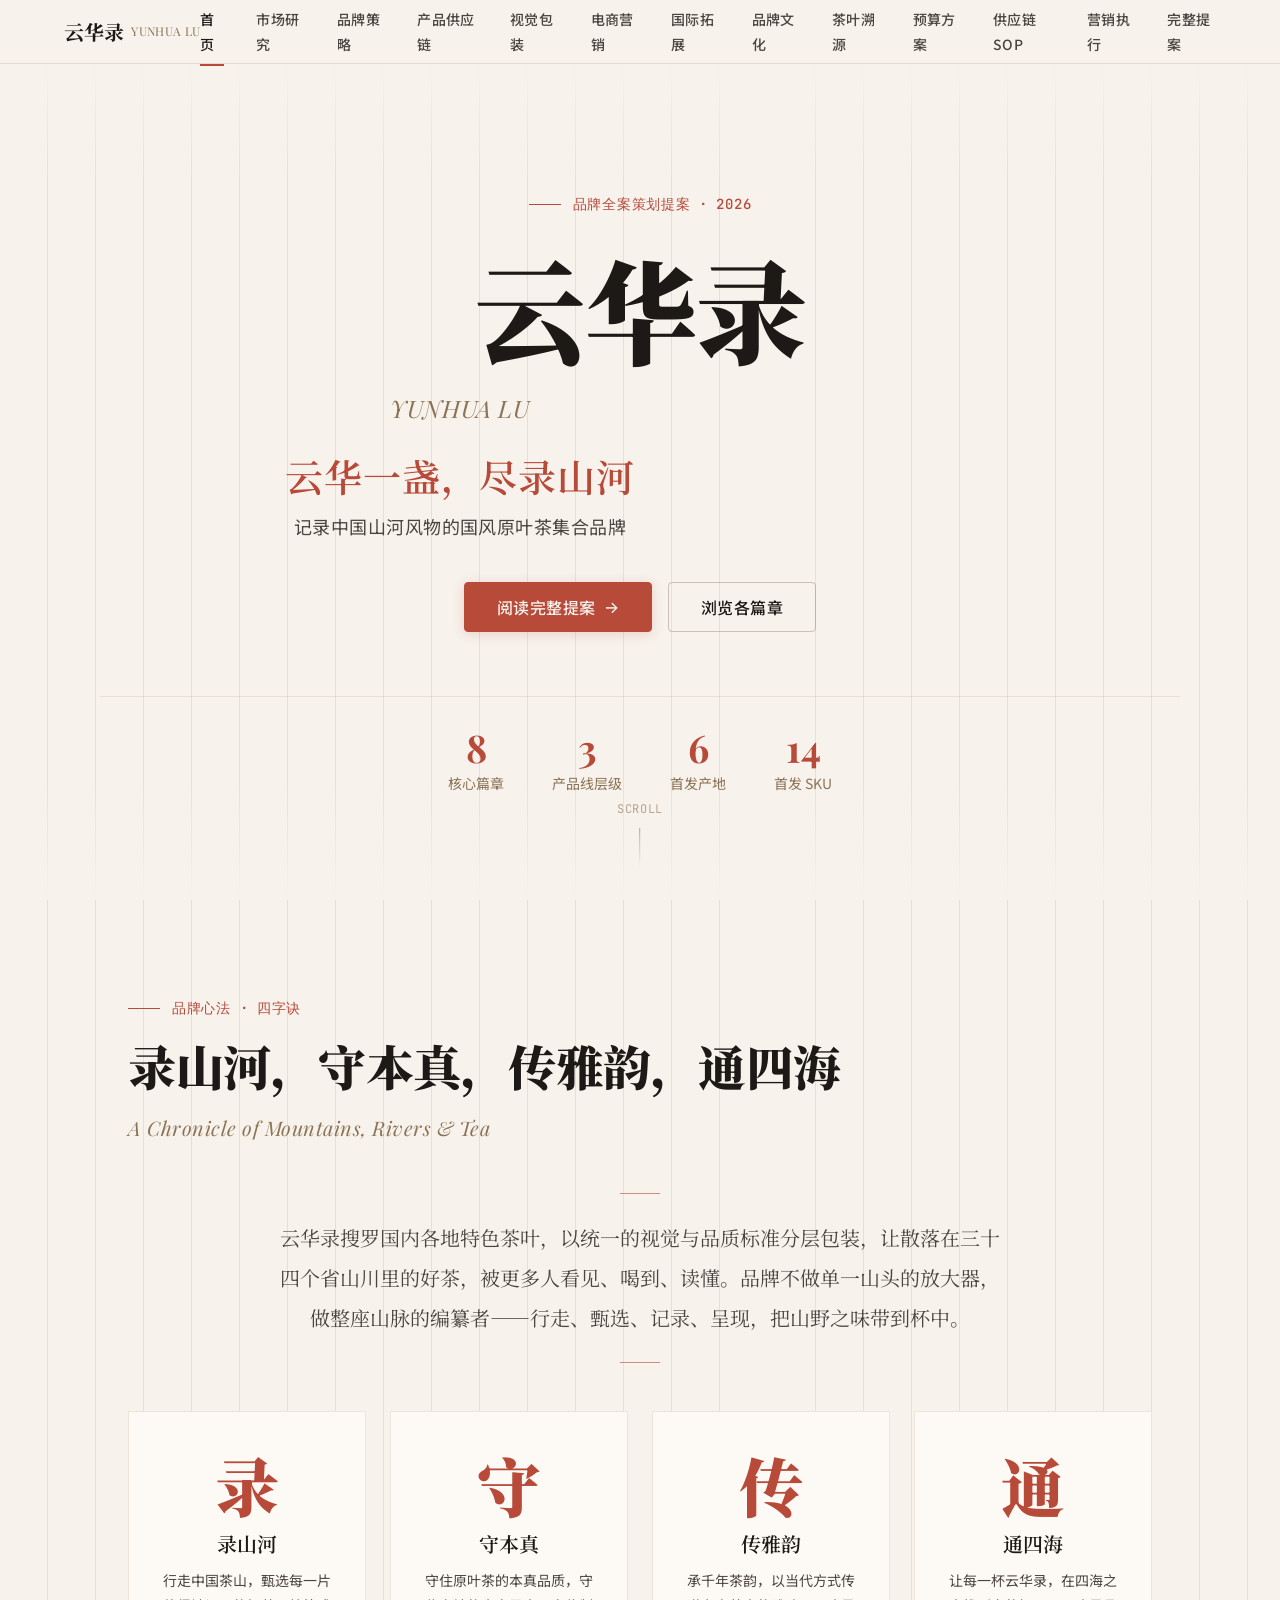
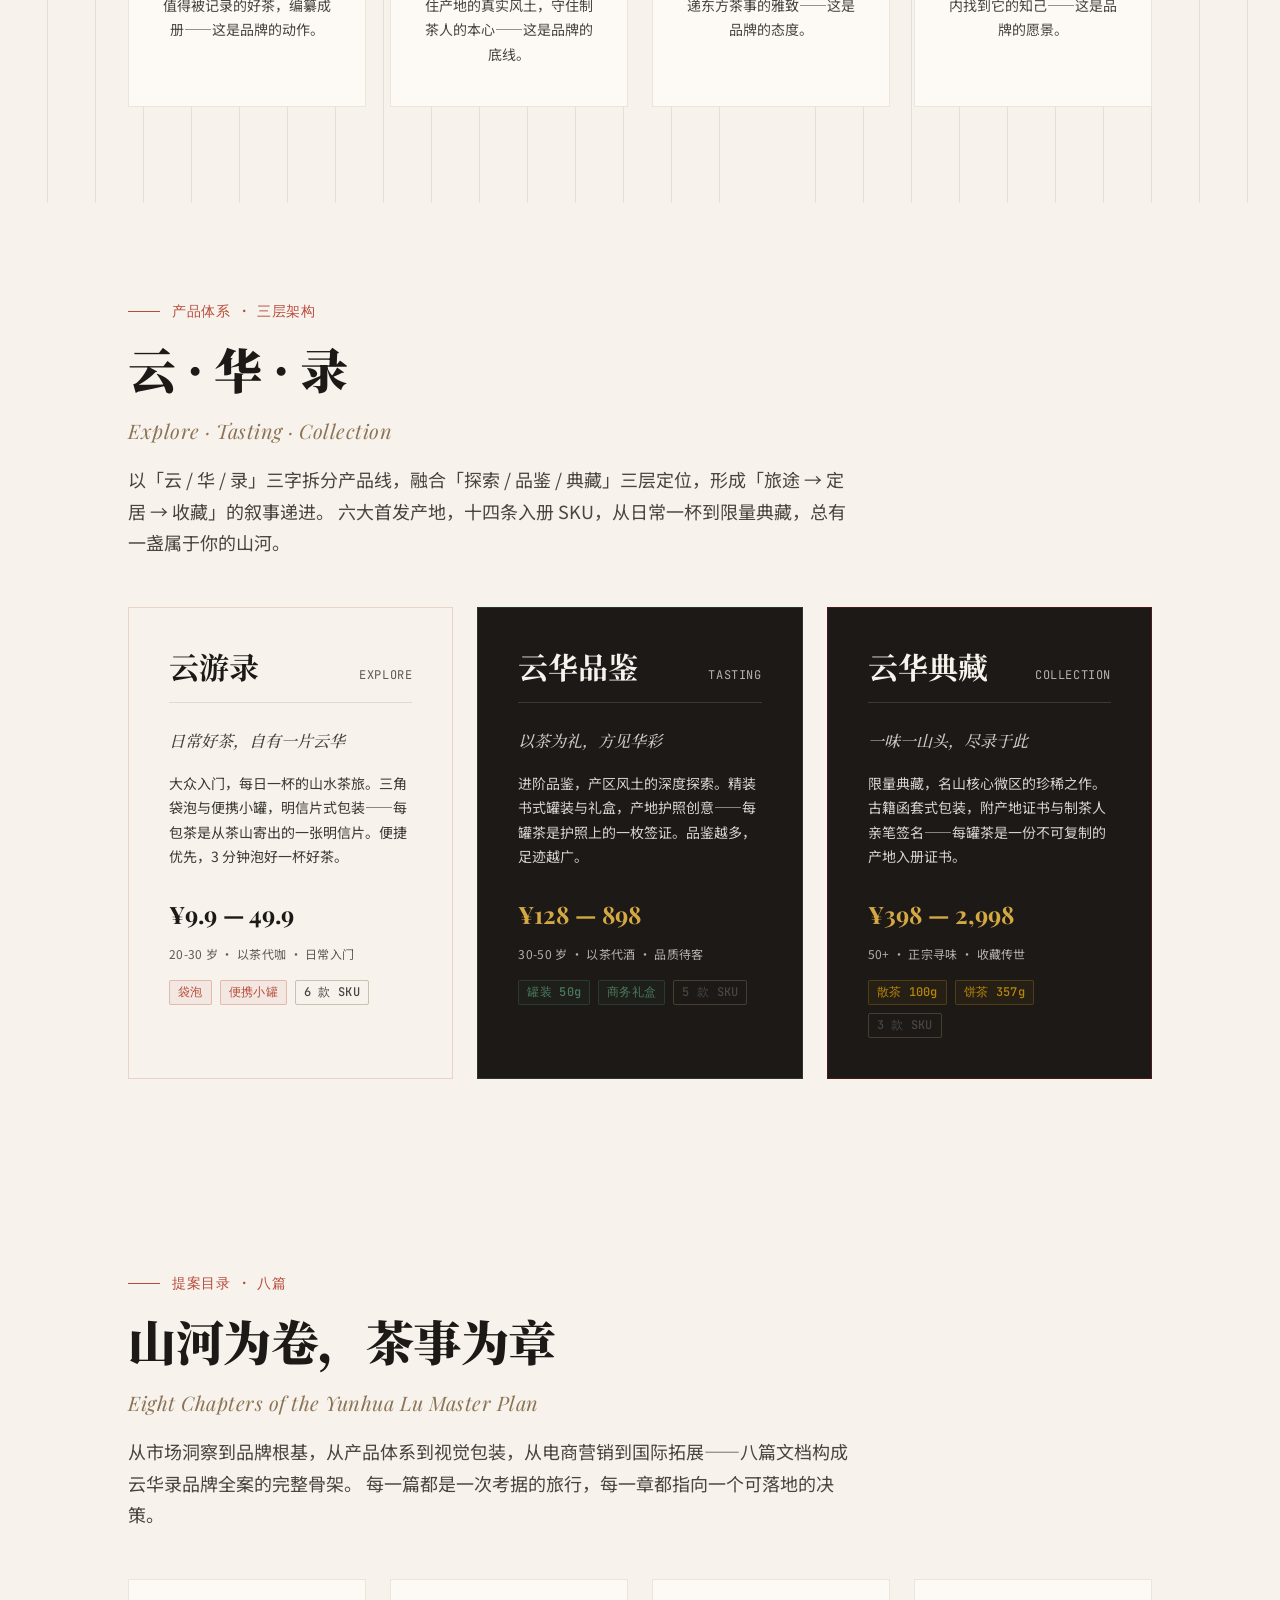
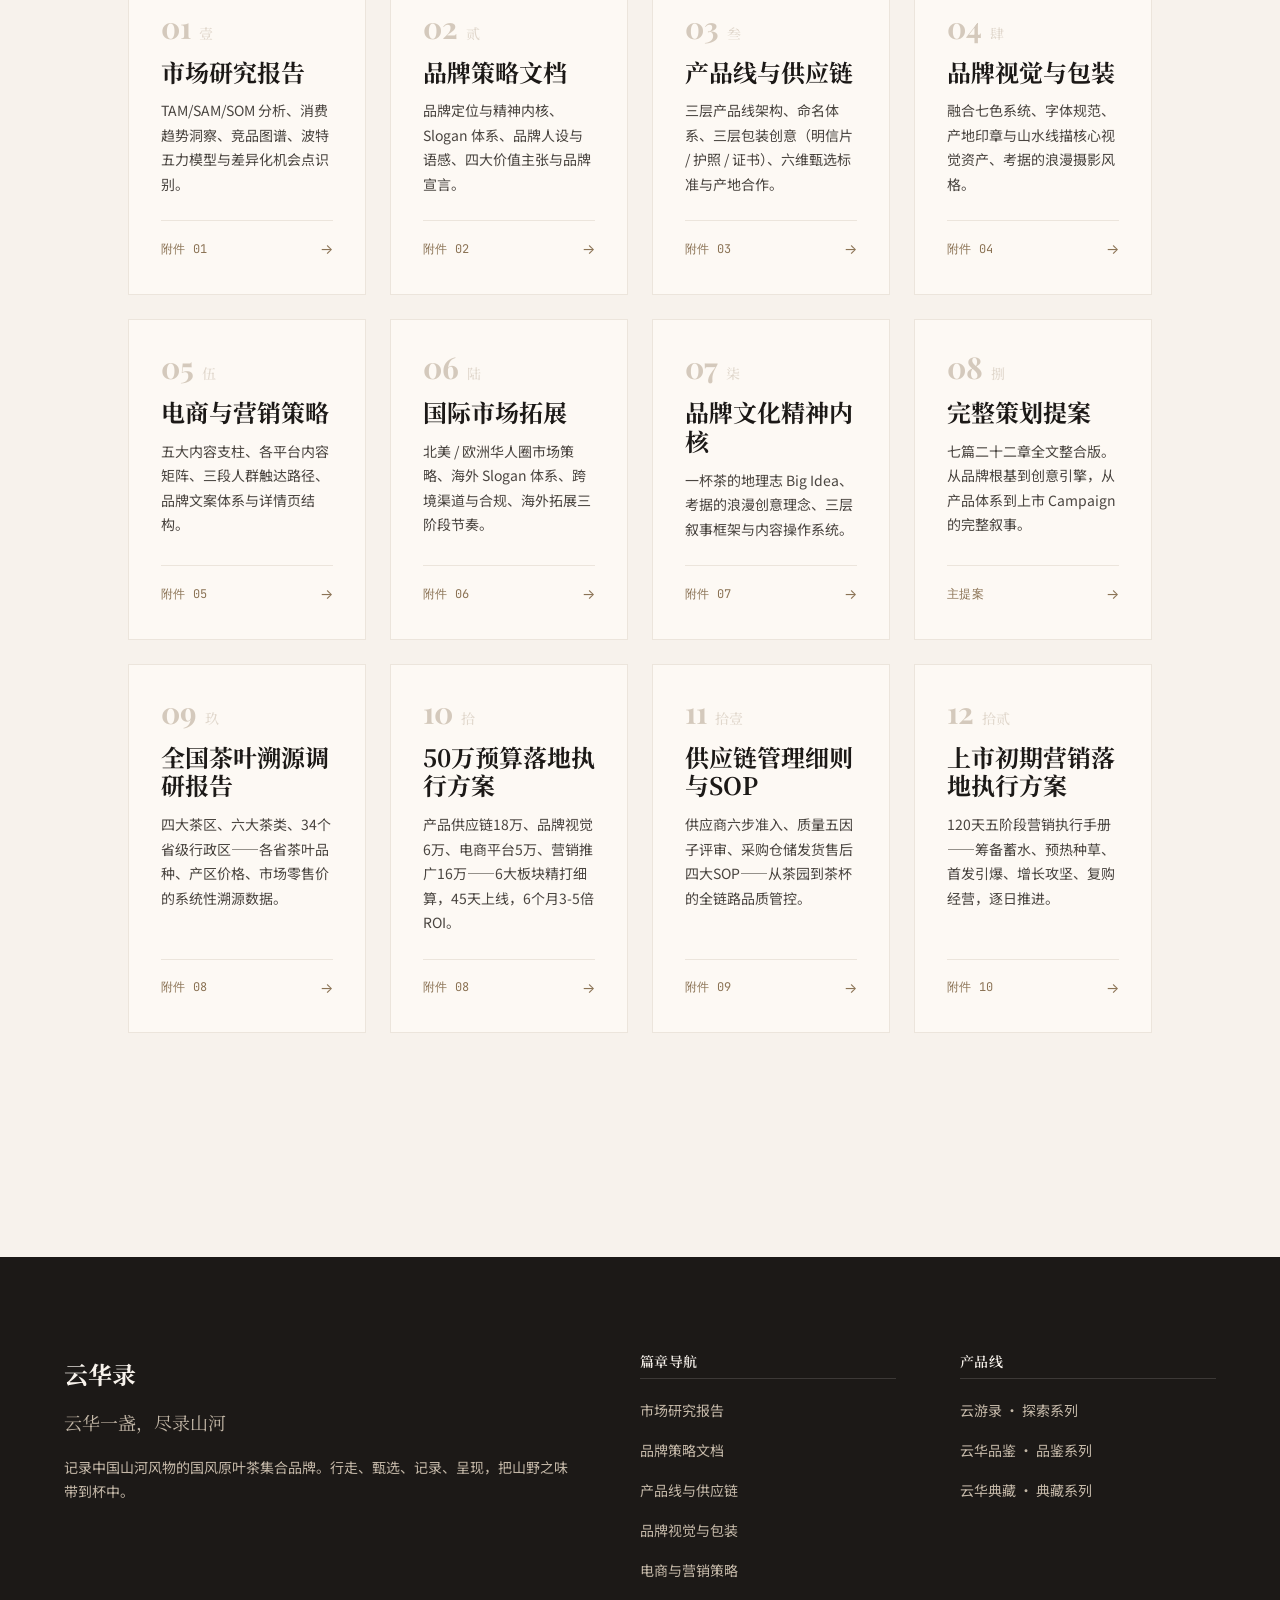
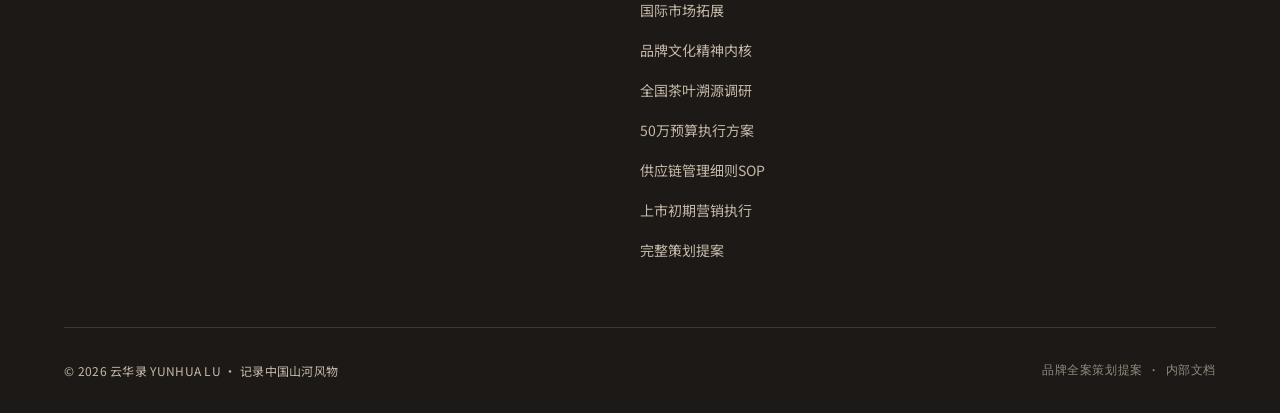
<file: index.html>
<!DOCTYPE html>
<html lang="zh-CN">
<head>
  <meta charset="UTF-8">
  <meta name="viewport" content="width=device-width, initial-scale=1.0">
  <title>云华录 · 云华一盏，尽录山河</title>
  <meta name="description" content="云华录——记录中国山河风物的国风原叶茶集合品牌。云华一盏，尽录山河。读中国，喝好茶。品牌全案策划提案。">
  <meta name="author" content="云华录品牌策划组">

  <!-- 设计令牌（tokens → base → layout → components） -->
  <link rel="stylesheet" href="assets/css/tokens.css">
  <link rel="stylesheet" href="assets/css/base.css">
  <link rel="stylesheet" href="assets/css/layout.css">
  <link rel="stylesheet" href="assets/css/components.css">
  <link rel="stylesheet" href="assets/css/pages.css">
  <link rel="stylesheet" href="assets/css/mobile-fix.css">

  <!-- Favicon（inline SVG · 封泥朱底 + 云字） -->
  <link rel="icon" href="data:image/svg+xml,<svg xmlns='http://www.w3.org/2000/svg' viewBox='0 0 36 36'><rect width='36' height='36' rx='2' fill='%23B84A3A'/><text x='18' y='26' font-size='20' font-family='serif' font-weight='bold' fill='%23F7F2EC' text-anchor='middle'>云</text></svg>">

  <!-- 首页专属样式 + JS/CSS 兼容垫片 -->
  <style>
    /* ===== 首页区块通用 ===== */
    .home-section {
      position: relative;
      padding: var(--space-24) var(--space-page-x);
      overflow: hidden;
    }

    /* ===== Hero 区 ===== */
    .home-hero {
      position: relative;
      min-height: calc(100vh - var(--space-nav-height));
      display: flex;
      flex-direction: column;
      align-items: center;
      justify-content: center;
      padding: var(--space-20) var(--space-page-x) var(--space-16);
      overflow: hidden;
    }
    .home-hero-inner {
      position: relative;
      z-index: 1;
      width: 100%;
      max-width: var(--container-content);
      margin-inline: auto;
      text-align: center;
    }
    .home-hero .hero-content { margin-inline: auto; text-align: center; }
    .home-hero .hero-eyebrow { justify-content: center; }
    .home-hero .hero-title {
      font-size: clamp(4rem, 2.5rem + 8vw, 7rem);
      margin-bottom: var(--space-3);
    }
    .home-hero .hero-title-en { margin-bottom: var(--space-6); }
    .home-hero .hero-desc { margin-inline: auto; }
    .home-hero .hero-actions { justify-content: center; }
    .home-hero .hero-stats { justify-content: center; }

    /* 主 Slogan（封泥朱大字） */
    .hero-slogan {
      font-family: var(--font-cn-heading);
      font-size: var(--text-3xl);
      font-weight: var(--font-weight-semibold);
      color: var(--color-accent-vermilion);
      letter-spacing: var(--tracking-wide);
      line-height: var(--leading-tight);
      margin-bottom: var(--space-3);
    }

    /* 品牌定位语 */
    .hero-positioning {
      font-family: var(--font-cn-body);
      font-size: var(--text-md);
      color: var(--color-text-secondary);
      letter-spacing: var(--tracking-wide);
      margin-bottom: var(--space-10);
    }

    /* 滚动引导 */
    .scroll-cue {
      position: absolute;
      bottom: var(--space-8);
      left: 50%;
      transform: translateX(-50%);
      display: flex;
      flex-direction: column;
      align-items: center;
      gap: var(--space-2);
      z-index: 1;
      pointer-events: none;
    }
    .scroll-cue-text {
      font-family: var(--font-mono);
      font-size: var(--text-xs);
      color: var(--color-text-tertiary);
      letter-spacing: var(--tracking-wider);
      text-transform: uppercase;
    }
    .scroll-cue-line {
      width: 1px;
      height: 40px;
      background: linear-gradient(to bottom, var(--color-text-tertiary), transparent);
      animation: scroll-cue-pulse 2.4s var(--ease-in-out) infinite;
      transform-origin: top;
    }
    @keyframes scroll-cue-pulse {
      0%, 100% { opacity: 0.25; transform: scaleY(0.5); }
      50% { opacity: 1; transform: scaleY(1); }
    }
    @media (prefers-reduced-motion: reduce) {
      .scroll-cue-line { animation: none; opacity: 0.5; }
    }

    /* ===== 品牌精髓区引言 ===== */
    .essence-intro {
      max-width: var(--container-prose);
      margin: var(--space-8) auto 0;
      font-family: var(--font-cn-heading);
      font-size: var(--text-lg);
      line-height: var(--leading-loose);
      color: var(--color-text-secondary);
      text-align: center;
      position: relative;
      z-index: 1;
    }
    .essence-intro::before,
    .essence-intro::after {
      content: "";
      display: block;
      width: 40px;
      height: 1px;
      background: var(--color-accent-vermilion);
      margin: var(--space-6) auto;
      opacity: 0.6;
    }

    /* ===== 产品线区 ===== */
    .product-line-slogan {
      font-family: var(--font-cn-heading);
      font-size: var(--text-base);
      font-weight: var(--font-weight-medium);
      opacity: 0.8;
      margin-bottom: var(--space-4);
      font-style: italic;
    }
    .product-line-meta {
      display: flex;
      flex-wrap: wrap;
      gap: var(--space-2);
      margin-top: var(--space-4);
    }

    /* ===== 篇章导航区副标题 ===== */
    .home-chapters .section-header {
      margin-bottom: var(--space-4);
    }

    /* ===== JS/CSS 兼容垫片 ===== */
    /* scroll.js 添加 .in-view，但 components.css 目标为 .visible —— 垫片桥接 */
    .reveal.in-view {
      opacity: 1;
      transform: translateY(0);
    }
    /* scroll.js 添加 .is-visible，但 components.css 目标为 .visible —— 垫片桥接 */
    .back-to-top.is-visible {
      opacity: 1;
      visibility: visible;
      transform: translateY(0);
    }
  </style>
</head>
<body>

  <!-- 阅读进度条 -->
  <div class="reading-progress" aria-hidden="true"></div>

  <!-- ==========================================================================
       全局导航（.site-nav · 固定顶部 · 暖宣白底 + 藏经褐细线）
       ========================================================================== -->
  <header class="site-nav">
    <div class="site-nav-inner">
      <a href="index.html" class="nav-logo">
        <span>云华录</span>
        <span class="nav-logo-en">YUNHUA LU</span>
      </a>

      <ul class="nav-list">
        <li><a href="index.html" class="nav-link active">首页</a></li>
        <li><a href="pages/market-research.html" class="nav-link">市场研究</a></li>
        <li><a href="pages/brand-foundation.html" class="nav-link">品牌策略</a></li>
        <li><a href="pages/product-supply.html" class="nav-link">产品供应链</a></li>
        <li><a href="pages/visual-packaging.html" class="nav-link">视觉包装</a></li>
        <li><a href="pages/ecommerce-marketing.html" class="nav-link">电商营销</a></li>
        <li><a href="pages/international.html" class="nav-link">国际拓展</a></li>
        <li><a href="pages/brand-culture.html" class="nav-link">品牌文化</a></li>
        <li><a href="pages/tea-trace-report.html" class="nav-link">茶叶溯源</a></li>
<li><a href="pages/budget-execution.html" class="nav-link">预算方案</a></li>
<li><a href="pages/supply-chain-sop.html" class="nav-link">供应链SOP</a></li>
<li><a href="pages/marketing-execution.html" class="nav-link">营销执行</a></li>
        <li><a href="pages/full-proposal.html" class="nav-link">完整提案</a></li>
      </ul>

      <button class="nav-toggle" aria-label="打开菜单" aria-expanded="false">
        <span></span><span></span><span></span>
      </button>
    </div>
  </header>

  <!-- 移动端全屏抽屉菜单 -->
  <div class="nav-drawer">
    <ul class="nav-drawer-list">
      <li><a href="index.html" class="nav-drawer-link active">首页</a></li>
      <li><a href="pages/market-research.html" class="nav-drawer-link">市场研究</a></li>
      <li><a href="pages/brand-foundation.html" class="nav-drawer-link">品牌策略</a></li>
      <li><a href="pages/product-supply.html" class="nav-drawer-link">产品供应链</a></li>
      <li><a href="pages/visual-packaging.html" class="nav-drawer-link">视觉包装</a></li>
      <li><a href="pages/ecommerce-marketing.html" class="nav-drawer-link">电商营销</a></li>
      <li><a href="pages/international.html" class="nav-drawer-link">国际拓展</a></li>
      <li><a href="pages/brand-culture.html" class="nav-drawer-link">品牌文化</a></li>
      <li><a href="pages/tea-trace-report.html" class="nav-drawer-link">茶叶溯源</a></li>
<li><a href="pages/budget-execution.html" class="nav-drawer-link">预算方案</a></li>
<li><a href="pages/supply-chain-sop.html" class="nav-drawer-link">供应链SOP</a></li>
<li><a href="pages/marketing-execution.html" class="nav-drawer-link">营销执行</a></li>
      <li><a href="pages/full-proposal.html" class="nav-drawer-link">完整提案</a></li>
    </ul>
  </div>

  <!-- ==========================================================================
       页面主体
       ========================================================================== -->
  <main class="site-main">

    <!-- ===================== Hero 区 ===================== -->
    <section class="home-hero">
      <!-- 茶典格线竖线背景（上下淡出） -->
      <div class="tea-grid-bg-fade" aria-hidden="true"></div>

      <div class="home-hero-inner">
        <div class="hero-content reveal">
          <div class="hero-eyebrow">品牌全案策划提案 · 2026</div>

          <h1 class="hero-title">云华录</h1>
          <p class="hero-title-en">YUNHUA LU</p>

          <p class="hero-slogan">云华一盏，尽录山河</p>
          <p class="hero-positioning">记录中国山河风物的国风原叶茶集合品牌</p>

          <div class="hero-actions">
            <a href="pages/full-proposal.html" class="btn btn-primary btn-lg btn-arrow">阅读完整提案</a>
            <a href="#chapters" class="btn btn-outline btn-lg">浏览各篇章</a>
          </div>

          <div class="hero-stats">
            <div class="hero-stat">
              <span class="hero-stat-value">8</span>
              <span class="hero-stat-label">核心篇章</span>
            </div>
            <div class="hero-stat">
              <span class="hero-stat-value">3</span>
              <span class="hero-stat-label">产品线层级</span>
            </div>
            <div class="hero-stat">
              <span class="hero-stat-value">6</span>
              <span class="hero-stat-label">首发产地</span>
            </div>
            <div class="hero-stat">
              <span class="hero-stat-value">14</span>
              <span class="hero-stat-label">首发 SKU</span>
            </div>
          </div>
        </div>
      </div>

      <!-- 滚动引导动画 -->
      <div class="scroll-cue" aria-hidden="true">
        <span class="scroll-cue-text">SCROLL</span>
        <span class="scroll-cue-line"></span>
      </div>
    </section>

    <!-- ===================== 品牌精髓区 ===================== -->
    <section class="home-section home-essence" id="essence">
      <!-- 茶典格线竖线背景 -->
      <div class="tea-grid-bg" aria-hidden="true"></div>

      <div class="container-wide" style="position: relative; z-index: 1;">
        <div class="section-header reveal">
          <div class="section-eyebrow">品牌心法 · 四字诀</div>
          <h2 class="section-title">录山河，守本真，传雅韵，通四海</h2>
          <p class="section-title-en">A Chronicle of Mountains, Rivers &amp; Tea</p>
        </div>

        <!-- 品牌故事引言（提取自主提案 1.1 品牌定位） -->
        <blockquote class="essence-intro reveal">
          云华录搜罗国内各地特色茶叶，以统一的视觉与品质标准分层包装，让散落在三十四个省山川里的好茶，被更多人看见、喝到、读懂。品牌不做单一山头的放大器，做整座山脉的编纂者——行走、甄选、记录、呈现，把山野之味带到杯中。
        </blockquote>

        <!-- 四字诀卡片 -->
        <div class="essence-grid">
          <div class="essence-card reveal reveal-delay-1">
            <div class="essence-char">录</div>
            <h3 class="essence-title">录山河</h3>
            <p class="essence-desc">行走中国茶山，甄选每一片值得被记录的好茶，编纂成册——这是品牌的动作。</p>
          </div>
          <div class="essence-card reveal reveal-delay-2">
            <div class="essence-char">守</div>
            <h3 class="essence-title">守本真</h3>
            <p class="essence-desc">守住原叶茶的本真品质，守住产地的真实风土，守住制茶人的本心——这是品牌的底线。</p>
          </div>
          <div class="essence-card reveal reveal-delay-3">
            <div class="essence-char">传</div>
            <h3 class="essence-title">传雅韵</h3>
            <p class="essence-desc">承千年茶韵，以当代方式传递东方茶事的雅致——这是品牌的态度。</p>
          </div>
          <div class="essence-card reveal reveal-delay-4">
            <div class="essence-char">通</div>
            <h3 class="essence-title">通四海</h3>
            <p class="essence-desc">让每一杯云华录，在四海之内找到它的知己——这是品牌的愿景。</p>
          </div>
        </div>
      </div>
    </section>

    <!-- ===================== 三层产品线展示 ===================== -->
    <section class="home-section home-products" id="products">
      <div class="container-wide">
        <div class="section-header reveal">
          <div class="section-eyebrow">产品体系 · 三层架构</div>
          <h2 class="section-title">云 · 华 · 录</h2>
          <p class="section-title-en">Explore · Tasting · Collection</p>
          <p class="section-desc">
            以「云 / 华 / 录」三字拆分产品线，融合「探索 / 品鉴 / 典藏」三层定位，形成「旅途 → 定居 → 收藏」的叙事递进。
            六大首发产地，十四条入册 SKU，从日常一杯到限量典藏，总有一盏属于你的山河。
          </p>
        </div>

        <div class="card-grid card-grid-3">
          <!-- 云游录 · 探索线 -->
          <div class="product-line product-line-explore reveal reveal-delay-1">
            <div class="product-line-header">
              <span class="product-line-name">云游录</span>
              <span class="product-line-tier">EXPLORE</span>
            </div>
            <p class="product-line-slogan">日常好茶，自有一片云华</p>
            <p class="product-line-desc">
              大众入门，每日一杯的山水茶旅。三角袋泡与便携小罐，明信片式包装——每包茶是从茶山寄出的一张明信片。便捷优先，3 分钟泡好一杯好茶。
            </p>
            <p class="product-line-price">¥9.9 — 49.9</p>
            <p class="product-line-target">20-30 岁 · 以茶代咖 · 日常入门</p>
            <div class="product-line-meta">
              <span class="tag tag-vermilion">袋泡</span>
              <span class="tag tag-vermilion">便携小罐</span>
              <span class="tag tag-outline">6 款 SKU</span>
            </div>
          </div>

          <!-- 云华品鉴 · 品鉴线 -->
          <div class="product-line product-line-tasting reveal reveal-delay-2">
            <div class="product-line-header">
              <span class="product-line-name">云华品鉴</span>
              <span class="product-line-tier">TASTING</span>
            </div>
            <p class="product-line-slogan">以茶为礼，方见华彩</p>
            <p class="product-line-desc">
              进阶品鉴，产区风土的深度探索。精装书式罐装与礼盒，产地护照创意——每罐茶是护照上的一枚签证。品鉴越多，足迹越广。
            </p>
            <p class="product-line-price">¥128 — 898</p>
            <p class="product-line-target">30-50 岁 · 以茶代酒 · 品质待客</p>
            <div class="product-line-meta">
              <span class="tag tag-pine">罐装 50g</span>
              <span class="tag tag-pine">商务礼盒</span>
              <span class="tag tag-outline">5 款 SKU</span>
            </div>
          </div>

          <!-- 云华典藏 · 典藏线 -->
          <div class="product-line product-line-collection reveal reveal-delay-3">
            <div class="product-line-header">
              <span class="product-line-name">云华典藏</span>
              <span class="product-line-tier">COLLECTION</span>
            </div>
            <p class="product-line-slogan">一味一山头，尽录于此</p>
            <p class="product-line-desc">
              限量典藏，名山核心微区的珍稀之作。古籍函套式包装，附产地证书与制茶人亲笔签名——每罐茶是一份不可复制的产地入册证书。
            </p>
            <p class="product-line-price">¥398 — 2,998</p>
            <p class="product-line-target">50+ · 正宗寻味 · 收藏传世</p>
            <div class="product-line-meta">
              <span class="tag tag-gold">散茶 100g</span>
              <span class="tag tag-gold">饼茶 357g</span>
              <span class="tag tag-outline">3 款 SKU</span>
            </div>
          </div>
        </div>
      </div>
    </section>

    <!-- ===================== 篇章导航区 ===================== -->
    <section class="home-section home-chapters" id="chapters">
      <div class="container-wide">
        <div class="section-header reveal">
          <div class="section-eyebrow">提案目录 · 八篇</div>
          <h2 class="section-title">山河为卷，茶事为章</h2>
          <p class="section-title-en">Eight Chapters of the Yunhua Lu Master Plan</p>
          <p class="section-desc">
            从市场洞察到品牌根基，从产品体系到视觉包装，从电商营销到国际拓展——八篇文档构成云华录品牌全案的完整骨架。
            每一篇都是一次考据的旅行，每一章都指向一个可落地的决策。
          </p>
        </div>

        <div class="chapter-grid">
          <!-- 篇章 01 -->
          <a href="pages/market-research.html" class="chapter-card reveal reveal-delay-1">
            <div class="chapter-card-num">01<span class="chapter-card-num-cn">壹</span></div>
            <h3 class="chapter-card-title">市场研究报告</h3>
            <p class="chapter-card-desc">TAM/SAM/SOM 分析、消费趋势洞察、竞品图谱、波特五力模型与差异化机会点识别。</p>
            <div class="chapter-card-footer">
              <span class="chapter-card-tag">附件 01</span>
              <span class="chapter-card-arrow">→</span>
            </div>
          </a>

          <!-- 篇章 02 -->
          <a href="pages/brand-foundation.html" class="chapter-card reveal reveal-delay-2">
            <div class="chapter-card-num">02<span class="chapter-card-num-cn">贰</span></div>
            <h3 class="chapter-card-title">品牌策略文档</h3>
            <p class="chapter-card-desc">品牌定位与精神内核、Slogan 体系、品牌人设与语感、四大价值主张与品牌宣言。</p>
            <div class="chapter-card-footer">
              <span class="chapter-card-tag">附件 02</span>
              <span class="chapter-card-arrow">→</span>
            </div>
          </a>

          <!-- 篇章 03 -->
          <a href="pages/product-supply.html" class="chapter-card reveal reveal-delay-3">
            <div class="chapter-card-num">03<span class="chapter-card-num-cn">叁</span></div>
            <h3 class="chapter-card-title">产品线与供应链</h3>
            <p class="chapter-card-desc">三层产品线架构、命名体系、三层包装创意（明信片 / 护照 / 证书）、六维甄选标准与产地合作。</p>
            <div class="chapter-card-footer">
              <span class="chapter-card-tag">附件 03</span>
              <span class="chapter-card-arrow">→</span>
            </div>
          </a>

          <!-- 篇章 04 -->
          <a href="pages/visual-packaging.html" class="chapter-card reveal reveal-delay-4">
            <div class="chapter-card-num">04<span class="chapter-card-num-cn">肆</span></div>
            <h3 class="chapter-card-title">品牌视觉与包装</h3>
            <p class="chapter-card-desc">融合七色系统、字体规范、产地印章与山水线描核心视觉资产、考据的浪漫摄影风格。</p>
            <div class="chapter-card-footer">
              <span class="chapter-card-tag">附件 04</span>
              <span class="chapter-card-arrow">→</span>
            </div>
          </a>

          <!-- 篇章 05 -->
          <a href="pages/ecommerce-marketing.html" class="chapter-card reveal reveal-delay-1">
            <div class="chapter-card-num">05<span class="chapter-card-num-cn">伍</span></div>
            <h3 class="chapter-card-title">电商与营销策略</h3>
            <p class="chapter-card-desc">五大内容支柱、各平台内容矩阵、三段人群触达路径、品牌文案体系与详情页结构。</p>
            <div class="chapter-card-footer">
              <span class="chapter-card-tag">附件 05</span>
              <span class="chapter-card-arrow">→</span>
            </div>
          </a>

          <!-- 篇章 06 -->
          <a href="pages/international.html" class="chapter-card reveal reveal-delay-2">
            <div class="chapter-card-num">06<span class="chapter-card-num-cn">陆</span></div>
            <h3 class="chapter-card-title">国际市场拓展</h3>
            <p class="chapter-card-desc">北美 / 欧洲华人圈市场策略、海外 Slogan 体系、跨境渠道与合规、海外拓展三阶段节奏。</p>
            <div class="chapter-card-footer">
              <span class="chapter-card-tag">附件 06</span>
              <span class="chapter-card-arrow">→</span>
            </div>
          </a>

          <!-- 篇章 07 -->
          <a href="pages/brand-culture.html" class="chapter-card reveal reveal-delay-3">
            <div class="chapter-card-num">07<span class="chapter-card-num-cn">柒</span></div>
            <h3 class="chapter-card-title">品牌文化精神内核</h3>
            <p class="chapter-card-desc">一杯茶的地理志 Big Idea、考据的浪漫创意理念、三层叙事框架与内容操作系统。</p>
            <div class="chapter-card-footer">
              <span class="chapter-card-tag">附件 07</span>
              <span class="chapter-card-arrow">→</span>
            </div>
          </a>

          <!-- 篇章 08 -->
          <a href="pages/full-proposal.html" class="chapter-card reveal reveal-delay-4">
            <div class="chapter-card-num">08<span class="chapter-card-num-cn">捌</span></div>
            <h3 class="chapter-card-title">完整策划提案</h3>
            <p class="chapter-card-desc">七篇二十二章全文整合版。从品牌根基到创意引擎，从产品体系到上市 Campaign 的完整叙事。</p>
            <div class="chapter-card-footer">
              <span class="chapter-card-tag">主提案</span>
              <span class="chapter-card-arrow">→</span>
            </div>
          </a>

          <!-- 篇章 09 -->
          <a href="pages/tea-trace-report.html" class="chapter-card reveal reveal-delay-4">
            <div class="chapter-card-num">09<span class="chapter-card-num-cn">玖</span></div>
            <h3 class="chapter-card-title">全国茶叶溯源调研报告</h3>
            <p class="chapter-card-desc">四大茶区、六大茶类、34个省级行政区——各省茶叶品种、产区价格、市场零售价的系统性溯源数据。</p>
            <div class="chapter-card-footer">
              <span class="chapter-card-tag">附件 08</span>
              <span class="chapter-card-arrow">→</span>
            </div>
          </a>

          <!-- 篇章 10 -->
          <a href="pages/budget-execution.html" class="chapter-card reveal reveal-delay-4">
            <div class="chapter-card-num">10<span class="chapter-card-num-cn">拾</span></div>
            <h3 class="chapter-card-title">50万预算落地执行方案</h3>
            <p class="chapter-card-desc">产品供应链18万、品牌视觉6万、电商平台5万、营销推广16万——6大板块精打细算，45天上线，6个月3-5倍ROI。</p>
            <div class="chapter-card-footer">
              <span class="chapter-card-tag">附件 08</span>
              <span class="chapter-card-arrow">→</span>
            </div>
          </a>

          <!-- 篇章 11 -->
          <a href="pages/supply-chain-sop.html" class="chapter-card reveal reveal-delay-4">
            <div class="chapter-card-num">11<span class="chapter-card-num-cn">拾壹</span></div>
            <h3 class="chapter-card-title">供应链管理细则与SOP</h3>
            <p class="chapter-card-desc">供应商六步准入、质量五因子评审、采购仓储发货售后四大SOP——从茶园到茶杯的全链路品质管控。</p>
            <div class="chapter-card-footer">
              <span class="chapter-card-tag">附件 09</span>
              <span class="chapter-card-arrow">→</span>
            </div>
          </a>

          <!-- 篇章 12 -->
          <a href="pages/marketing-execution.html" class="chapter-card reveal reveal-delay-4">
            <div class="chapter-card-num">12<span class="chapter-card-num-cn">拾贰</span></div>
            <h3 class="chapter-card-title">上市初期营销落地执行方案</h3>
            <p class="chapter-card-desc">120天五阶段营销执行手册——筹备蓄水、预热种草、首发引爆、增长攻坚、复购经营，逐日推进。</p>
            <div class="chapter-card-footer">
              <span class="chapter-card-tag">附件 10</span>
              <span class="chapter-card-arrow">→</span>
            </div>
          </a>
        </div>
      </div>
    </section>

  </main>

  <!-- ==========================================================================
       全局页脚（墨岩深底 · 暖宣白文字）
       ========================================================================== -->
  <footer class="site-footer">
    <div class="site-footer-inner">
      <div class="footer-main">
        <!-- 品牌信息 -->
        <div class="footer-brand">
          <div class="footer-logo">云华录</div>
          <p class="footer-slogan">云华一盏，尽录山河</p>
          <p class="footer-desc">记录中国山河风物的国风原叶茶集合品牌。行走、甄选、记录、呈现，把山野之味带到杯中。</p>
        </div>

        <!-- 篇章导航 -->
        <div class="footer-nav-col">
          <h4 class="footer-nav-title">篇章导航</h4>
          <ul class="footer-nav-list">
            <li><a href="pages/market-research.html" class="footer-nav-link">市场研究报告</a></li>
            <li><a href="pages/brand-foundation.html" class="footer-nav-link">品牌策略文档</a></li>
            <li><a href="pages/product-supply.html" class="footer-nav-link">产品线与供应链</a></li>
            <li><a href="pages/visual-packaging.html" class="footer-nav-link">品牌视觉与包装</a></li>
            <li><a href="pages/ecommerce-marketing.html" class="footer-nav-link">电商与营销策略</a></li>
            <li><a href="pages/international.html" class="footer-nav-link">国际市场拓展</a></li>
            <li><a href="pages/brand-culture.html" class="footer-nav-link">品牌文化精神内核</a></li>
            <li><a href="pages/tea-trace-report.html" class="footer-nav-link">全国茶叶溯源调研</a></li>
<li><a href="pages/budget-execution.html" class="footer-nav-link">50万预算执行方案</a></li>
<li><a href="pages/supply-chain-sop.html" class="footer-nav-link">供应链管理细则SOP</a></li>
<li><a href="pages/marketing-execution.html" class="footer-nav-link">上市初期营销执行</a></li>
            <li><a href="pages/full-proposal.html" class="footer-nav-link">完整策划提案</a></li>
          </ul>
        </div>

        <!-- 产品线 -->
        <div class="footer-nav-col">
          <h4 class="footer-nav-title">产品线</h4>
          <ul class="footer-nav-list">
            <li><span class="footer-nav-link">云游录 · 探索系列</span></li>
            <li><span class="footer-nav-link">云华品鉴 · 品鉴系列</span></li>
            <li><span class="footer-nav-link">云华典藏 · 典藏系列</span></li>
          </ul>
        </div>
      </div>

      <div class="footer-bottom">
        <span class="footer-copyright">© 2026 云华录 YUNHUA LU · 记录中国山河风物</span>
        <span class="footer-meta">品牌全案策划提案 · 内部文档</span>
      </div>
    </div>
  </footer>

  <!-- 回到顶部按钮 -->
  <button class="back-to-top" aria-label="回到顶部">
    <svg viewBox="0 0 24 24" fill="none" stroke="currentColor" stroke-width="2.5" stroke-linecap="round" stroke-linejoin="round">
      <path d="M12 19V5M5 12l7-7 7 7"/>
    </svg>
  </button>

  <!-- 脚本 -->
  <script src="assets/js/main.js" defer></script>
  <script src="assets/js/scroll.js" defer></script>
</body>
</html>
</file>
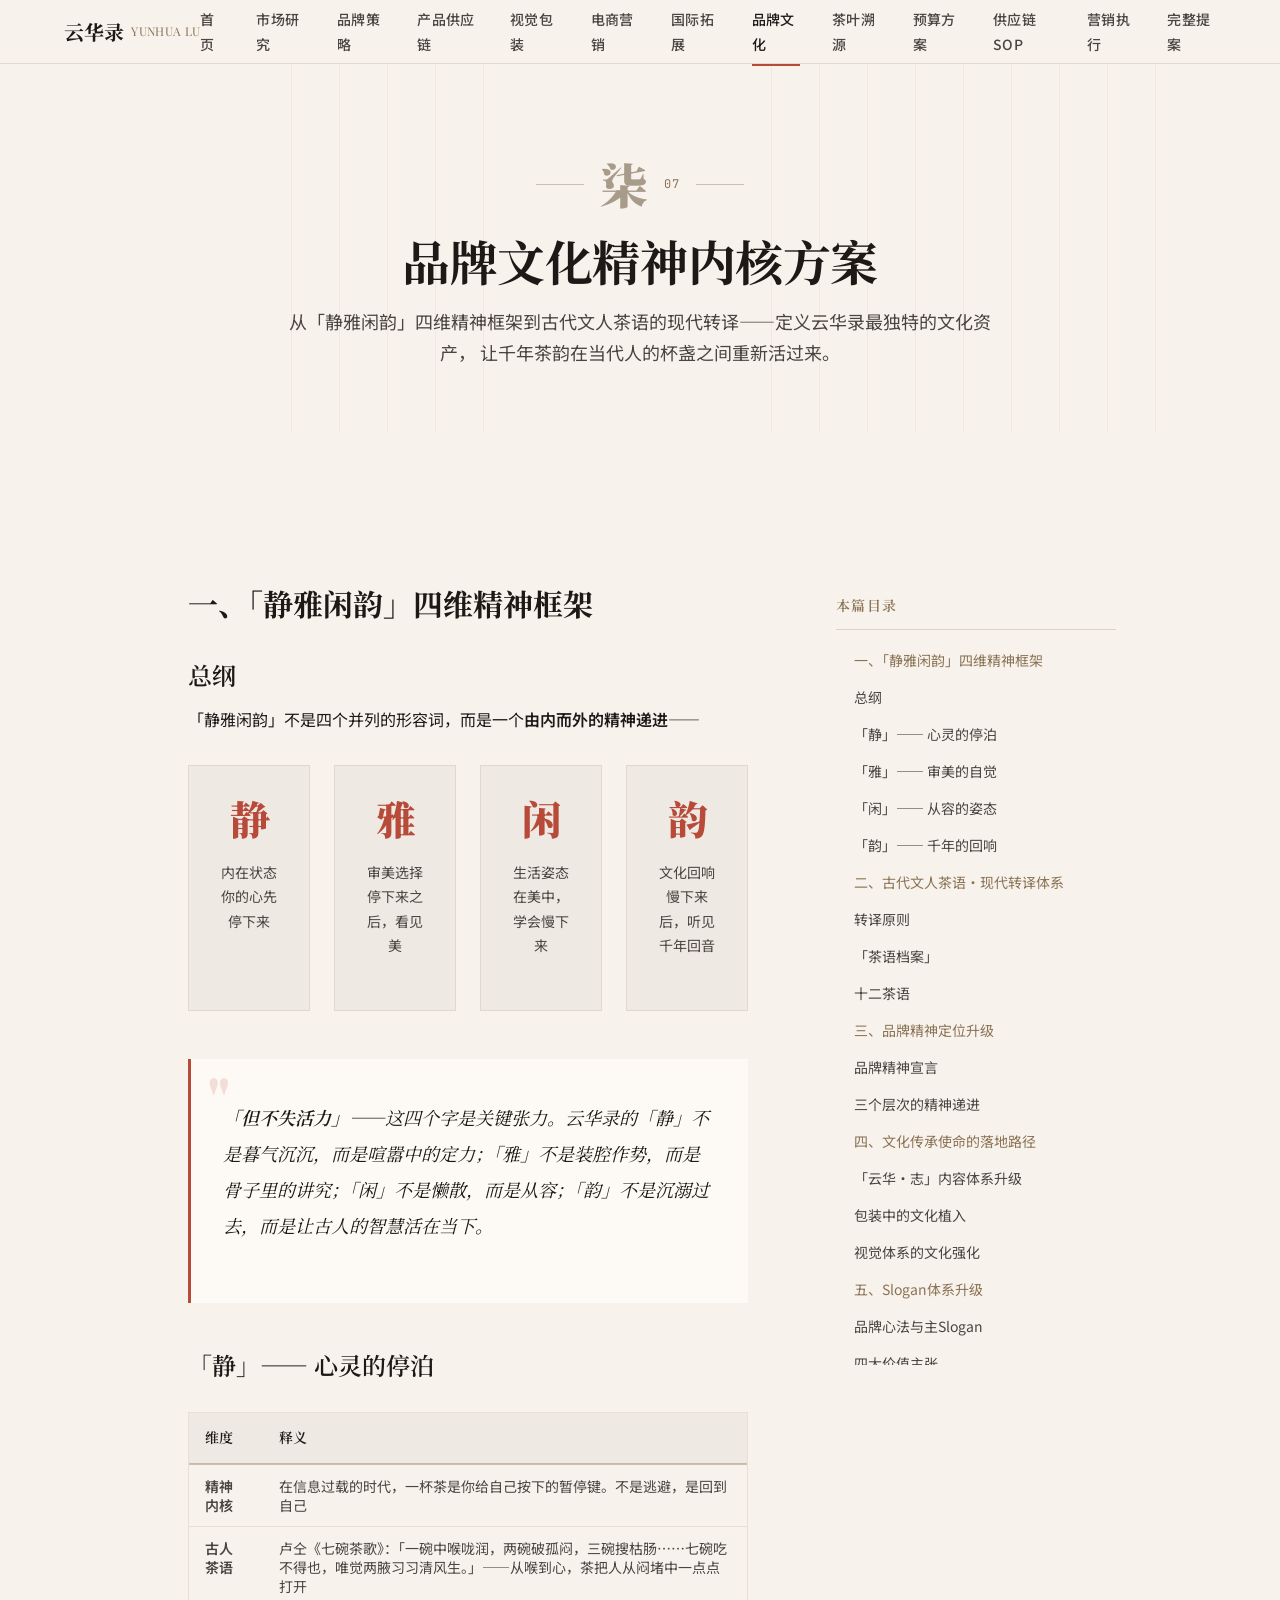
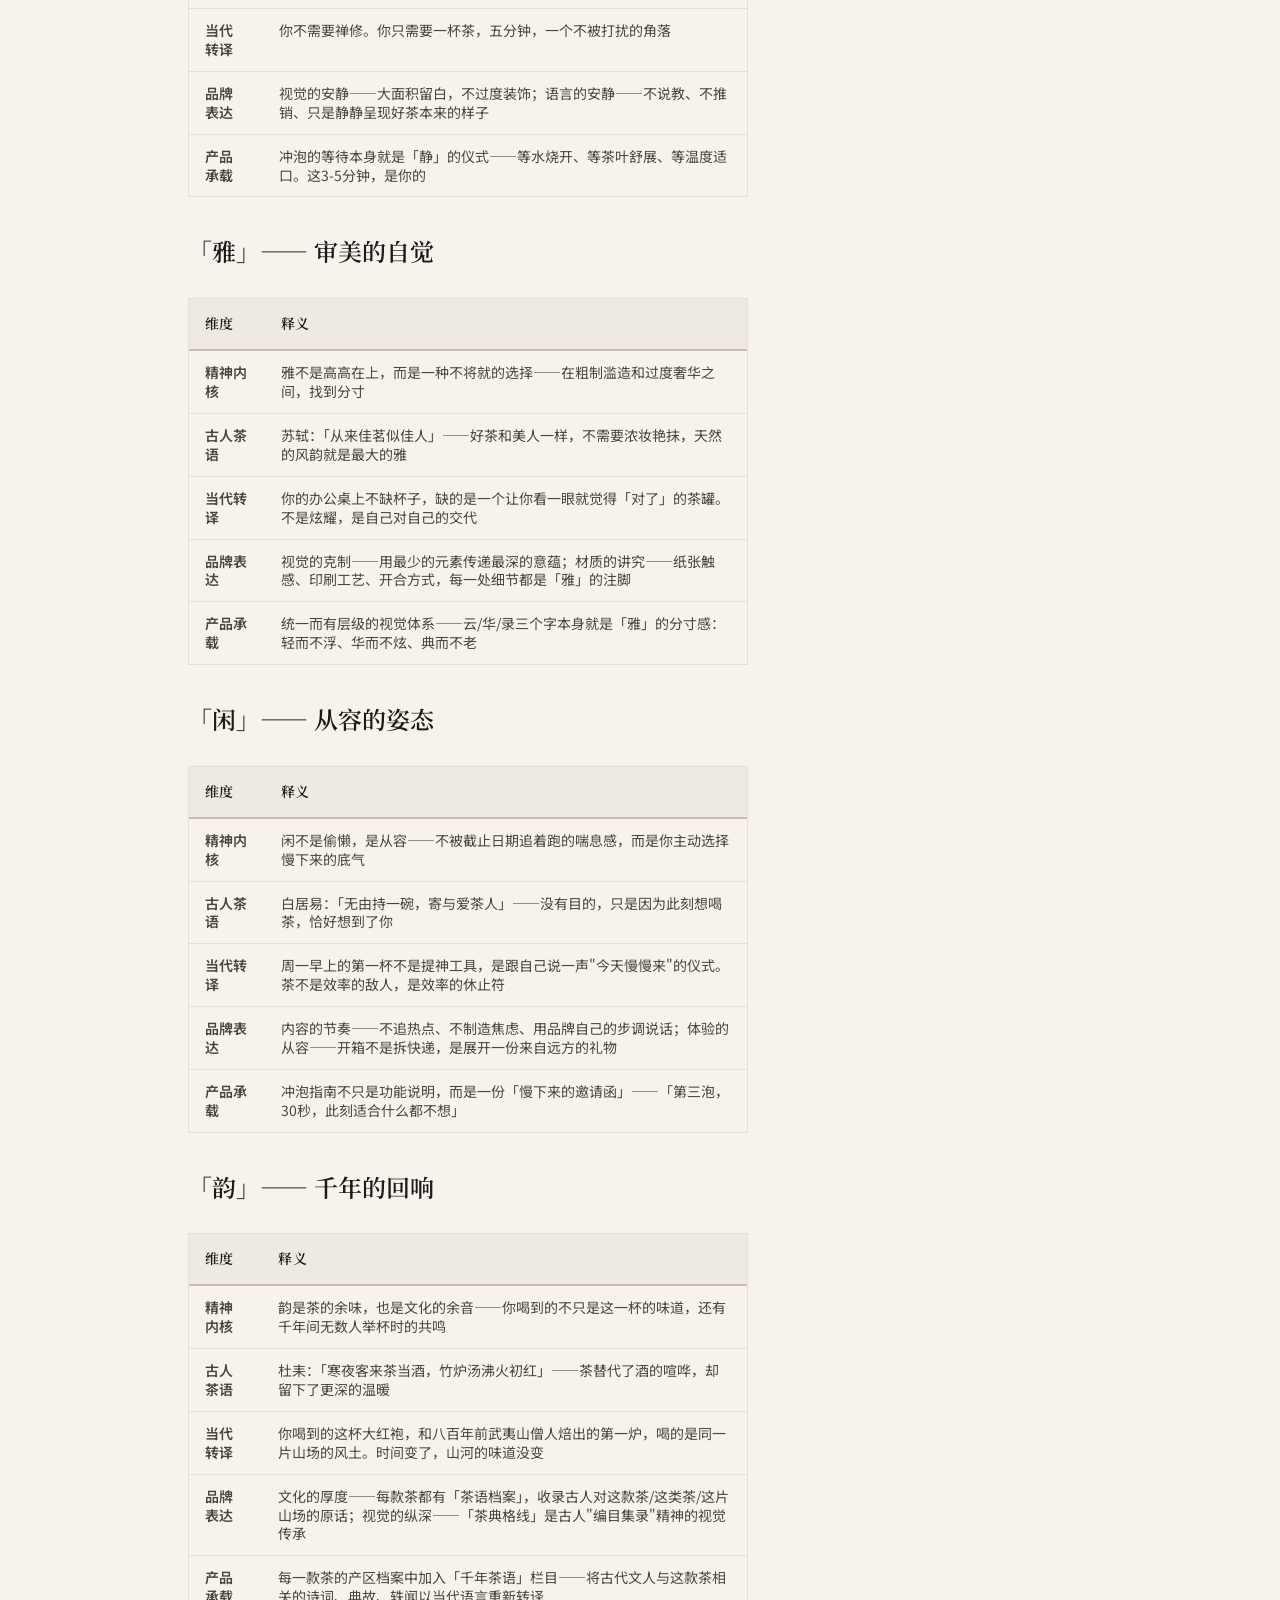
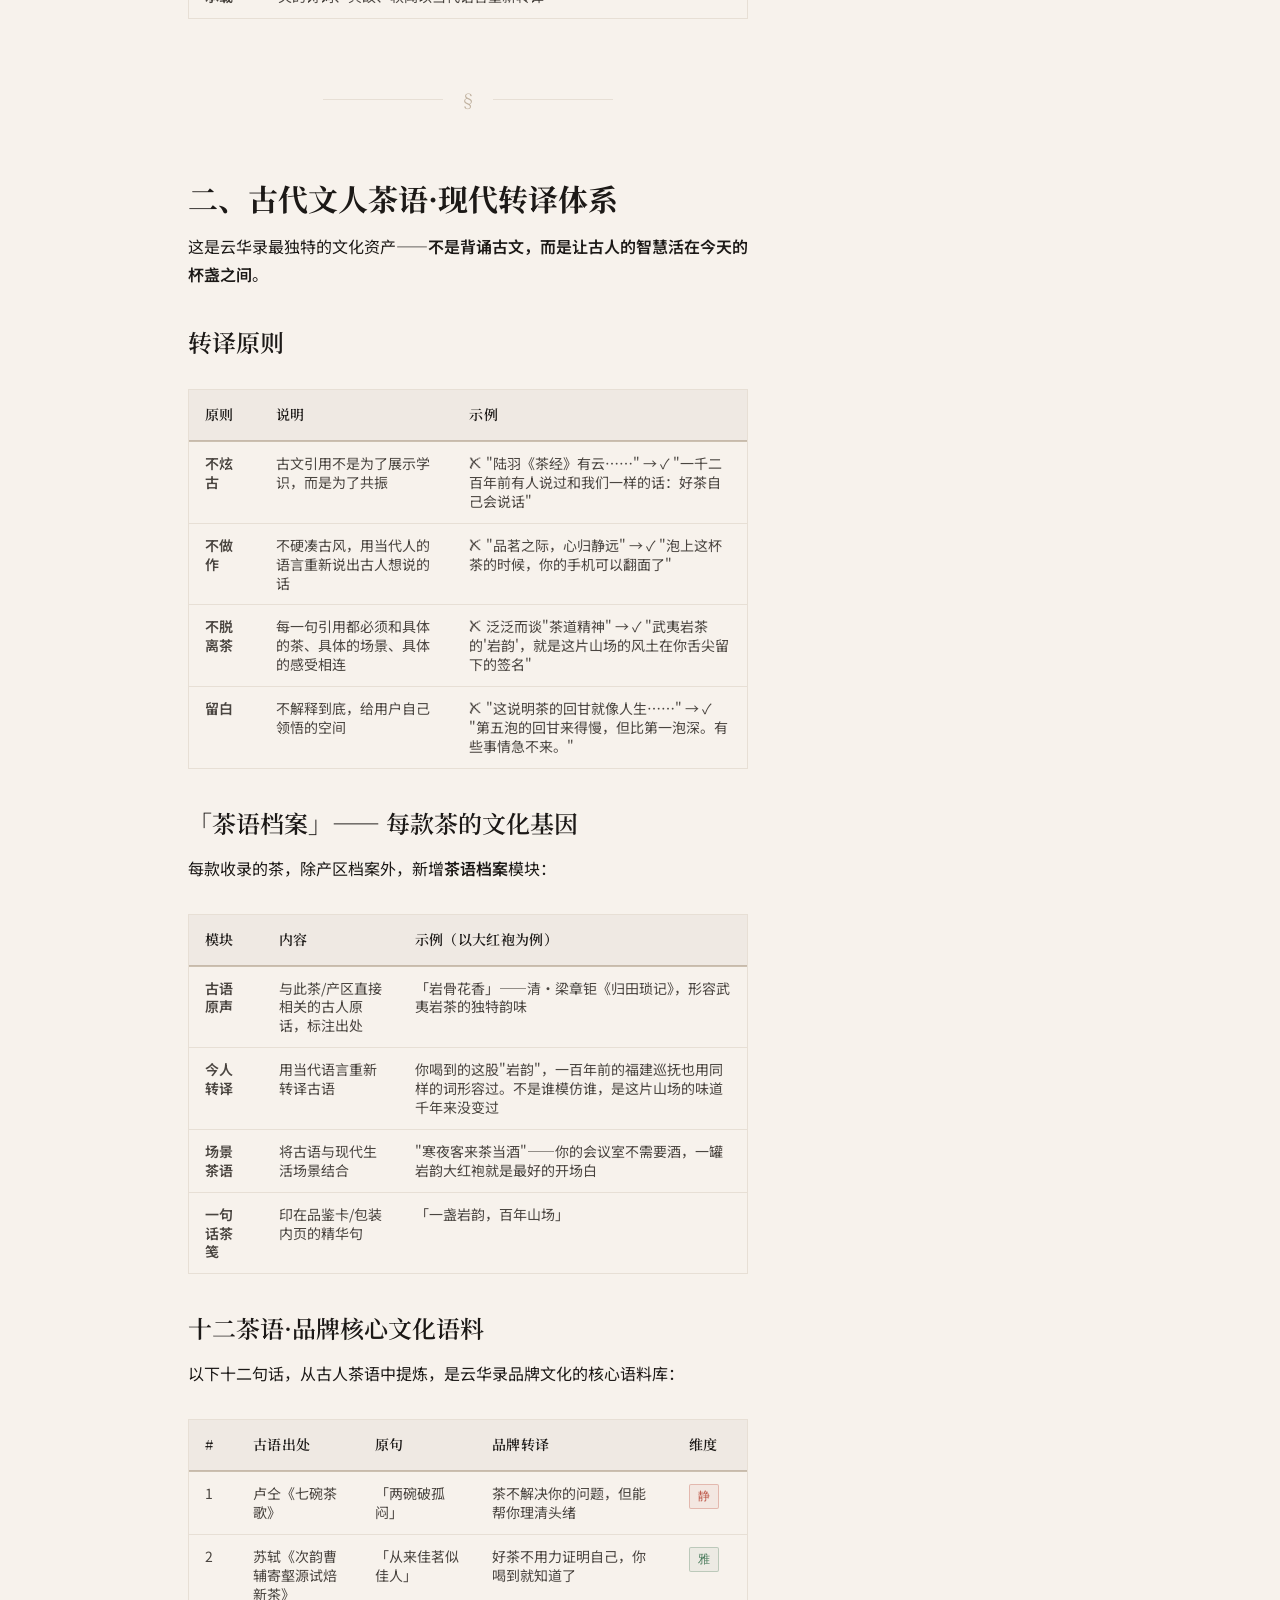
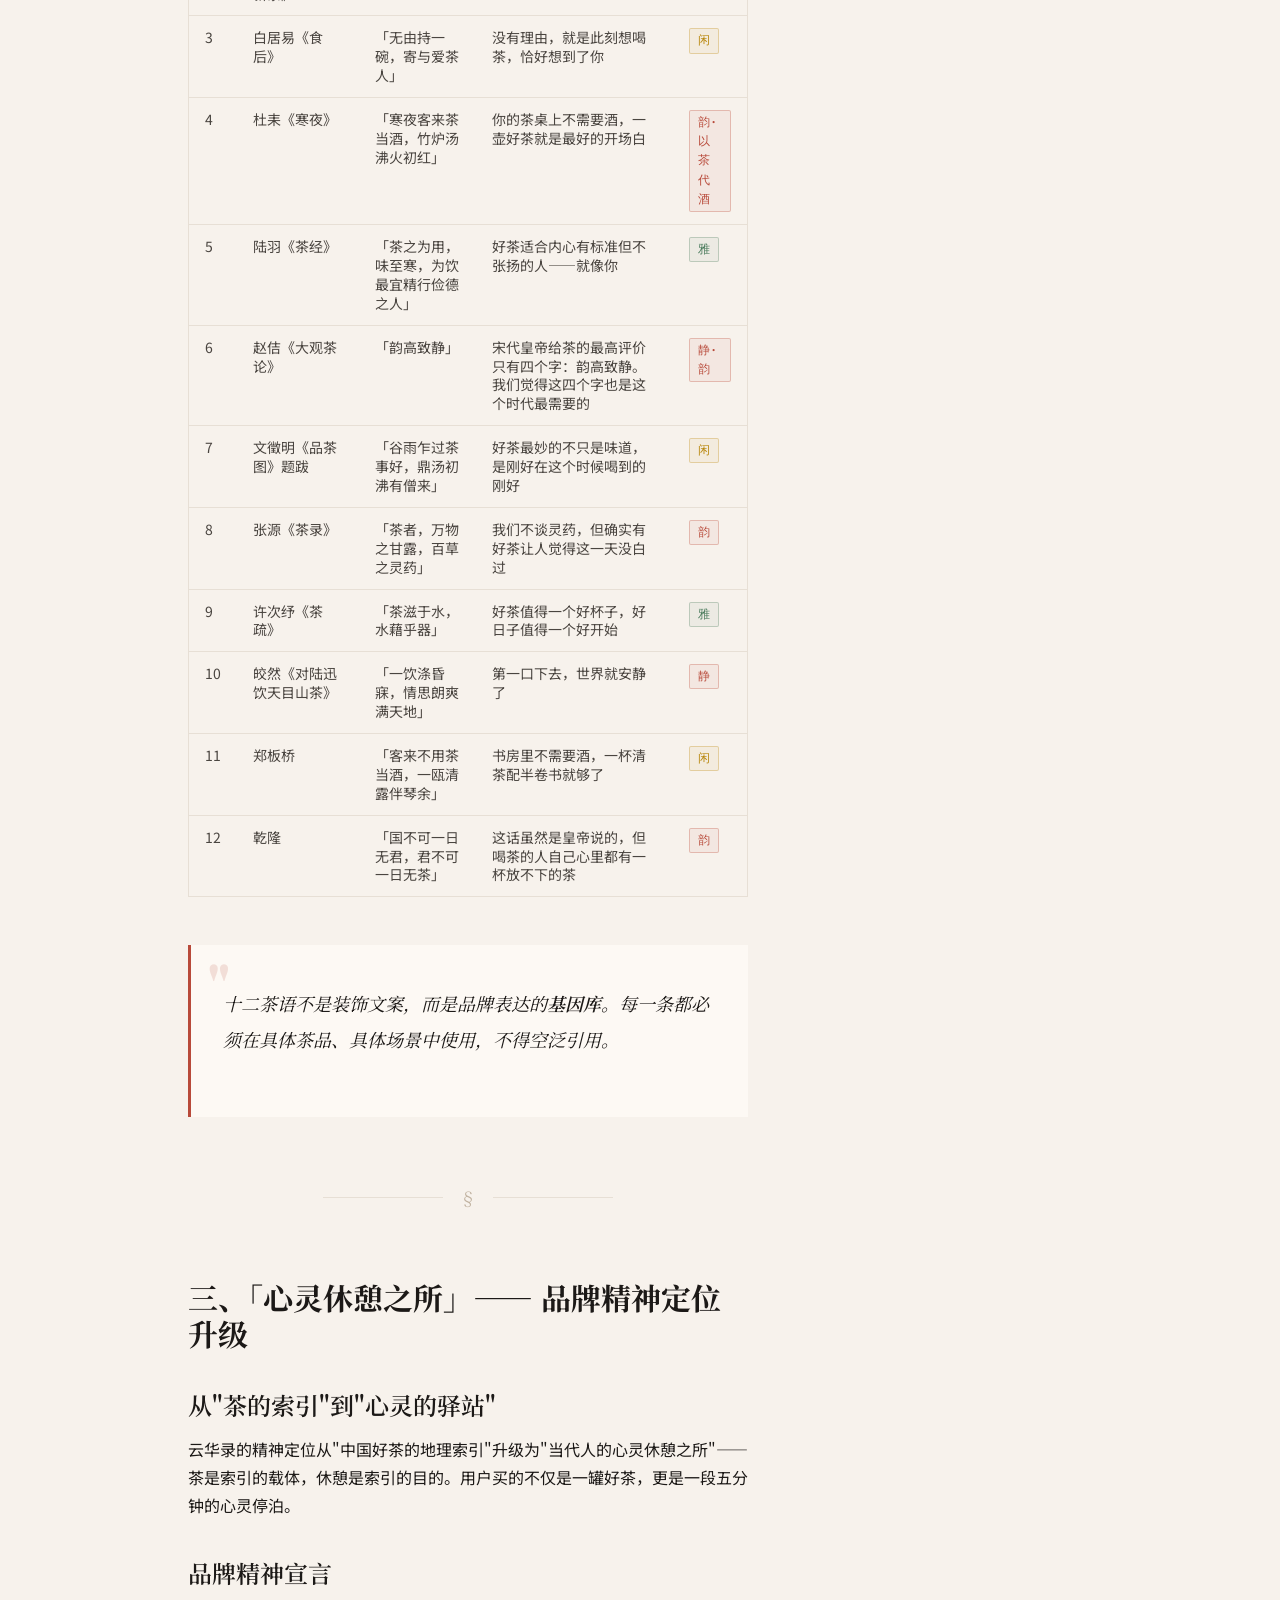
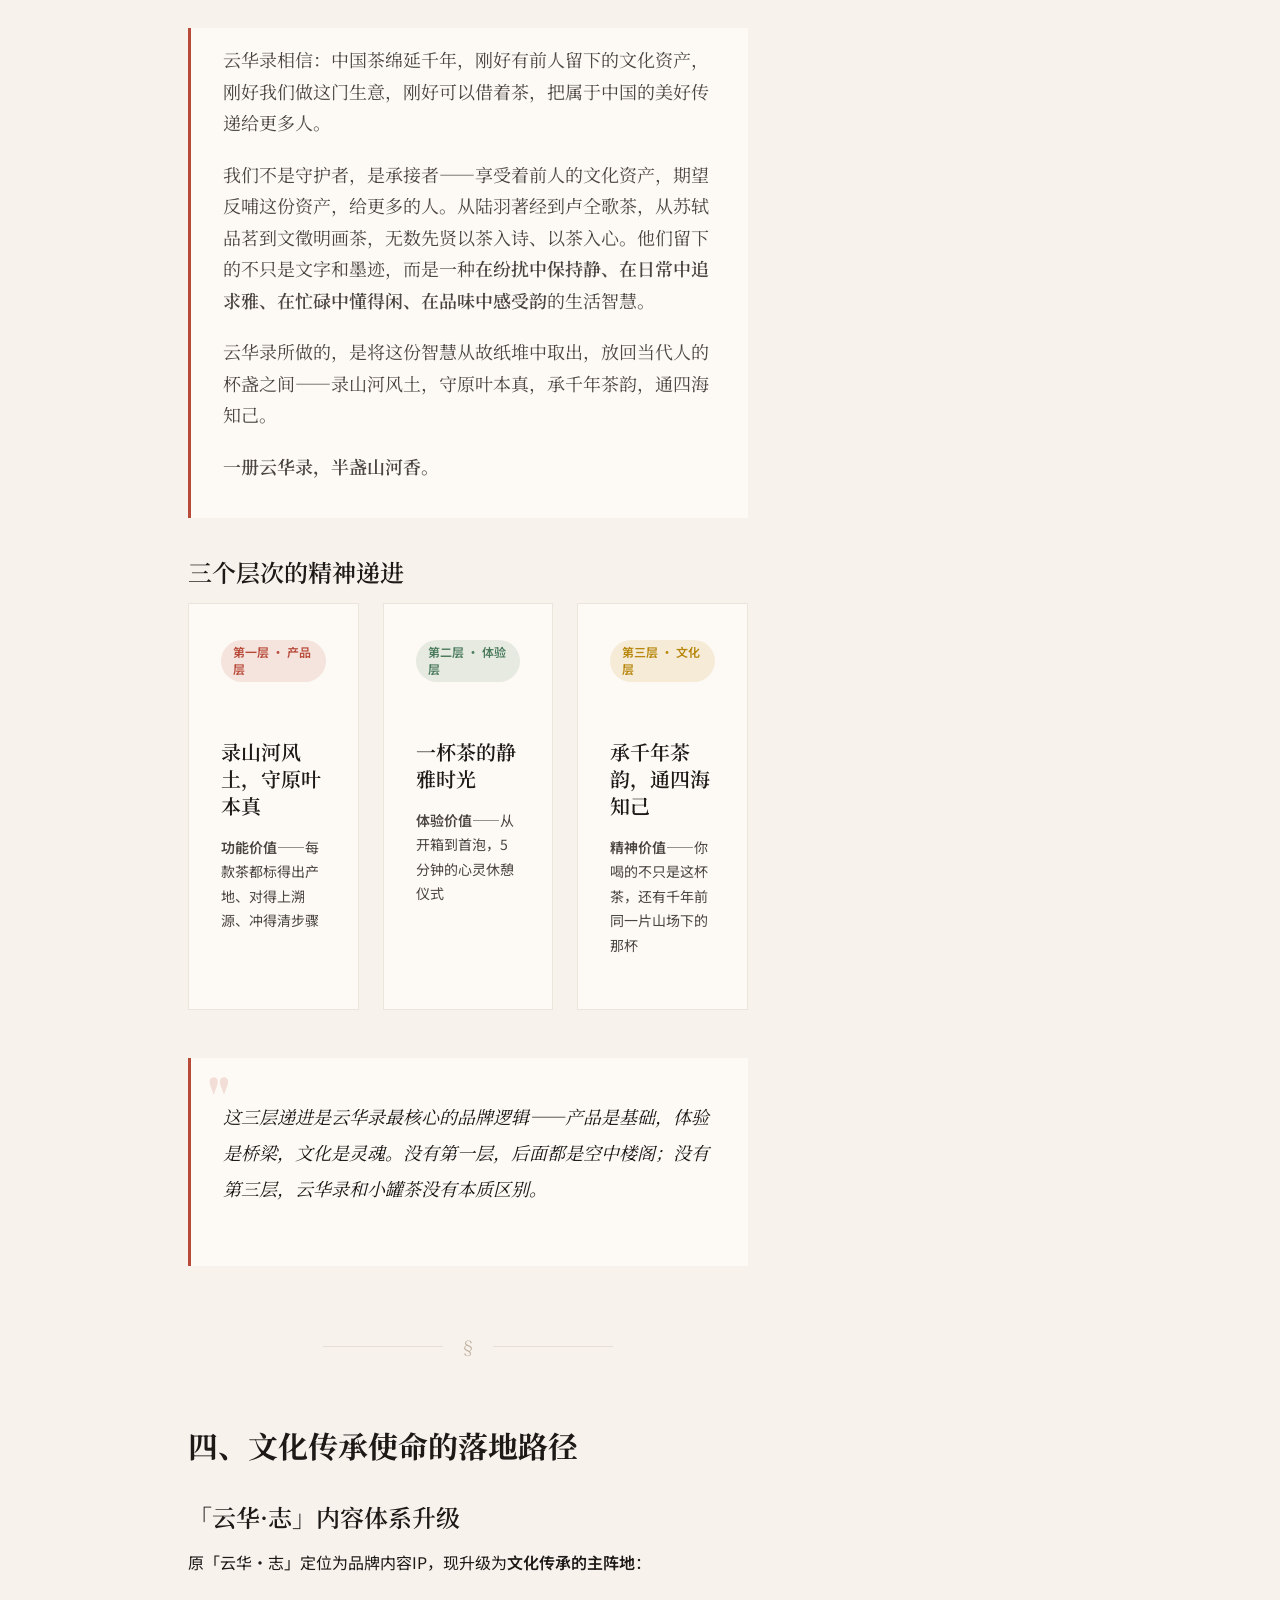
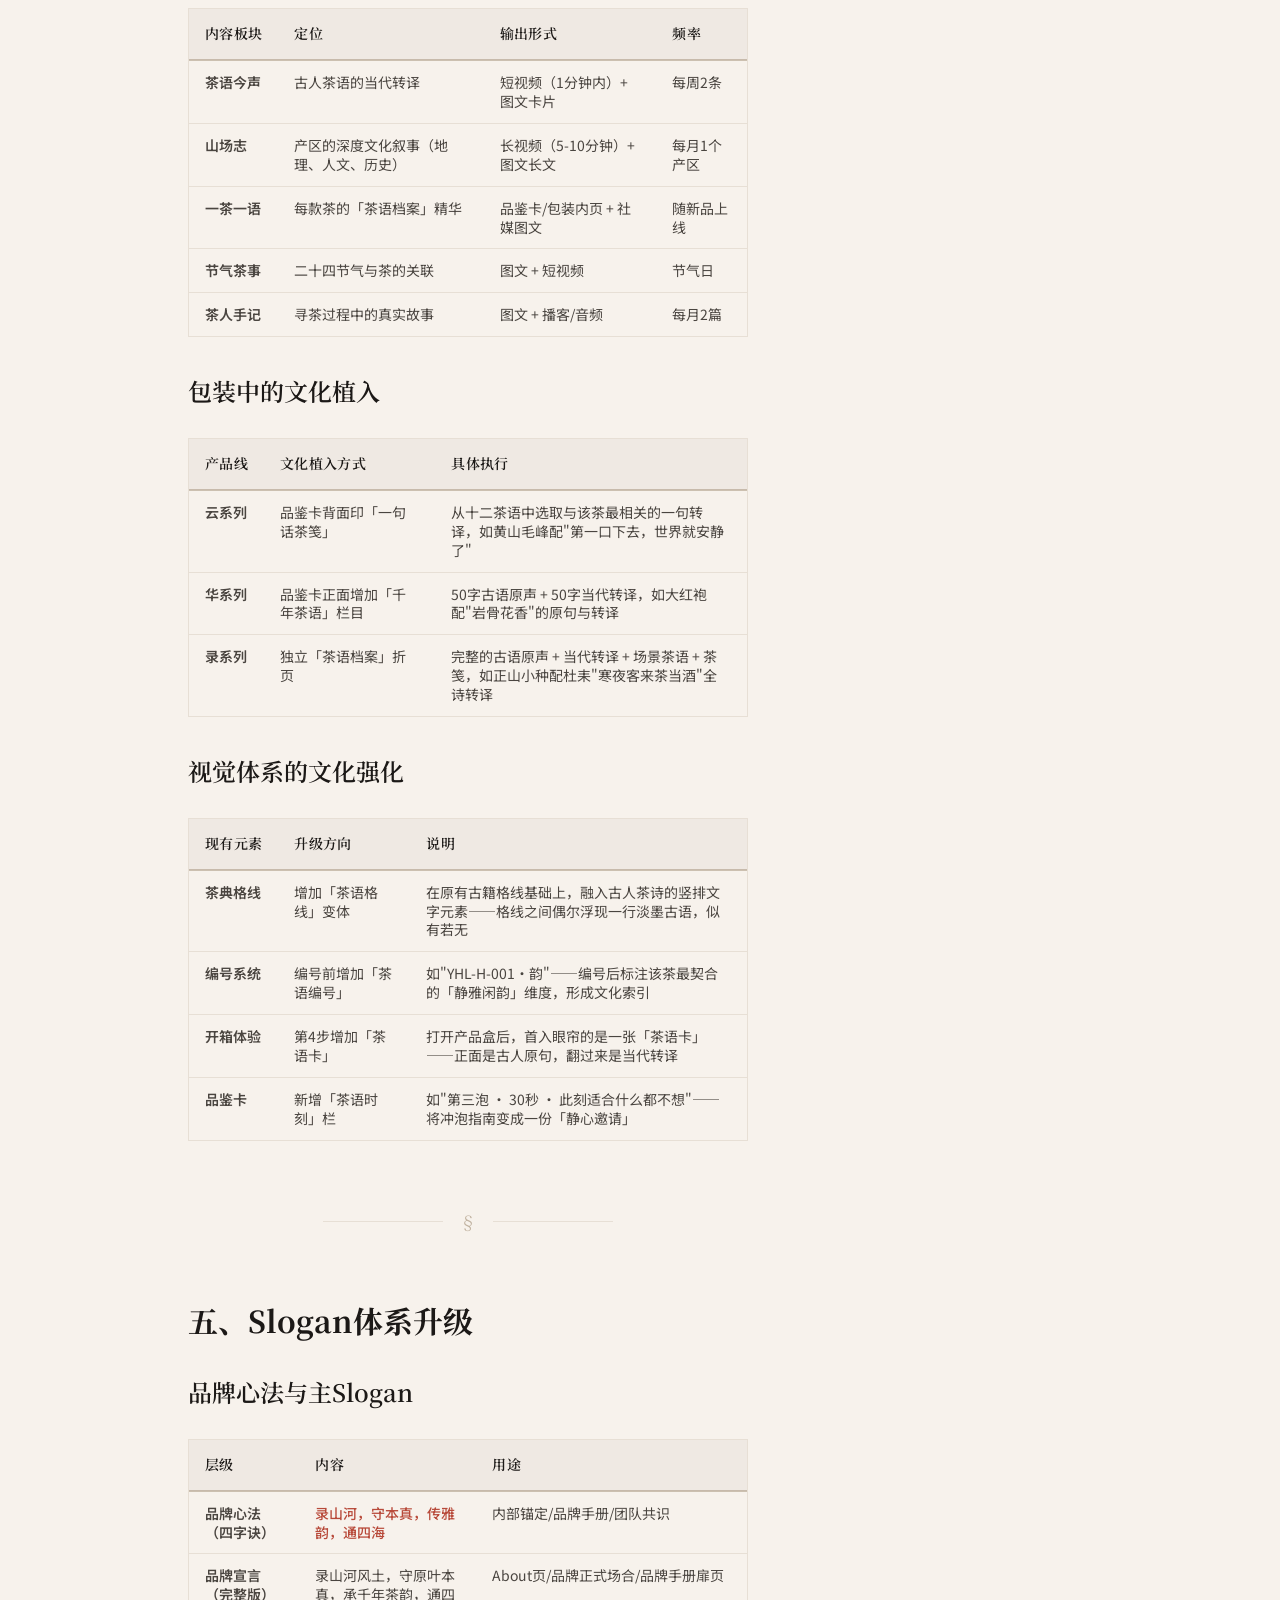
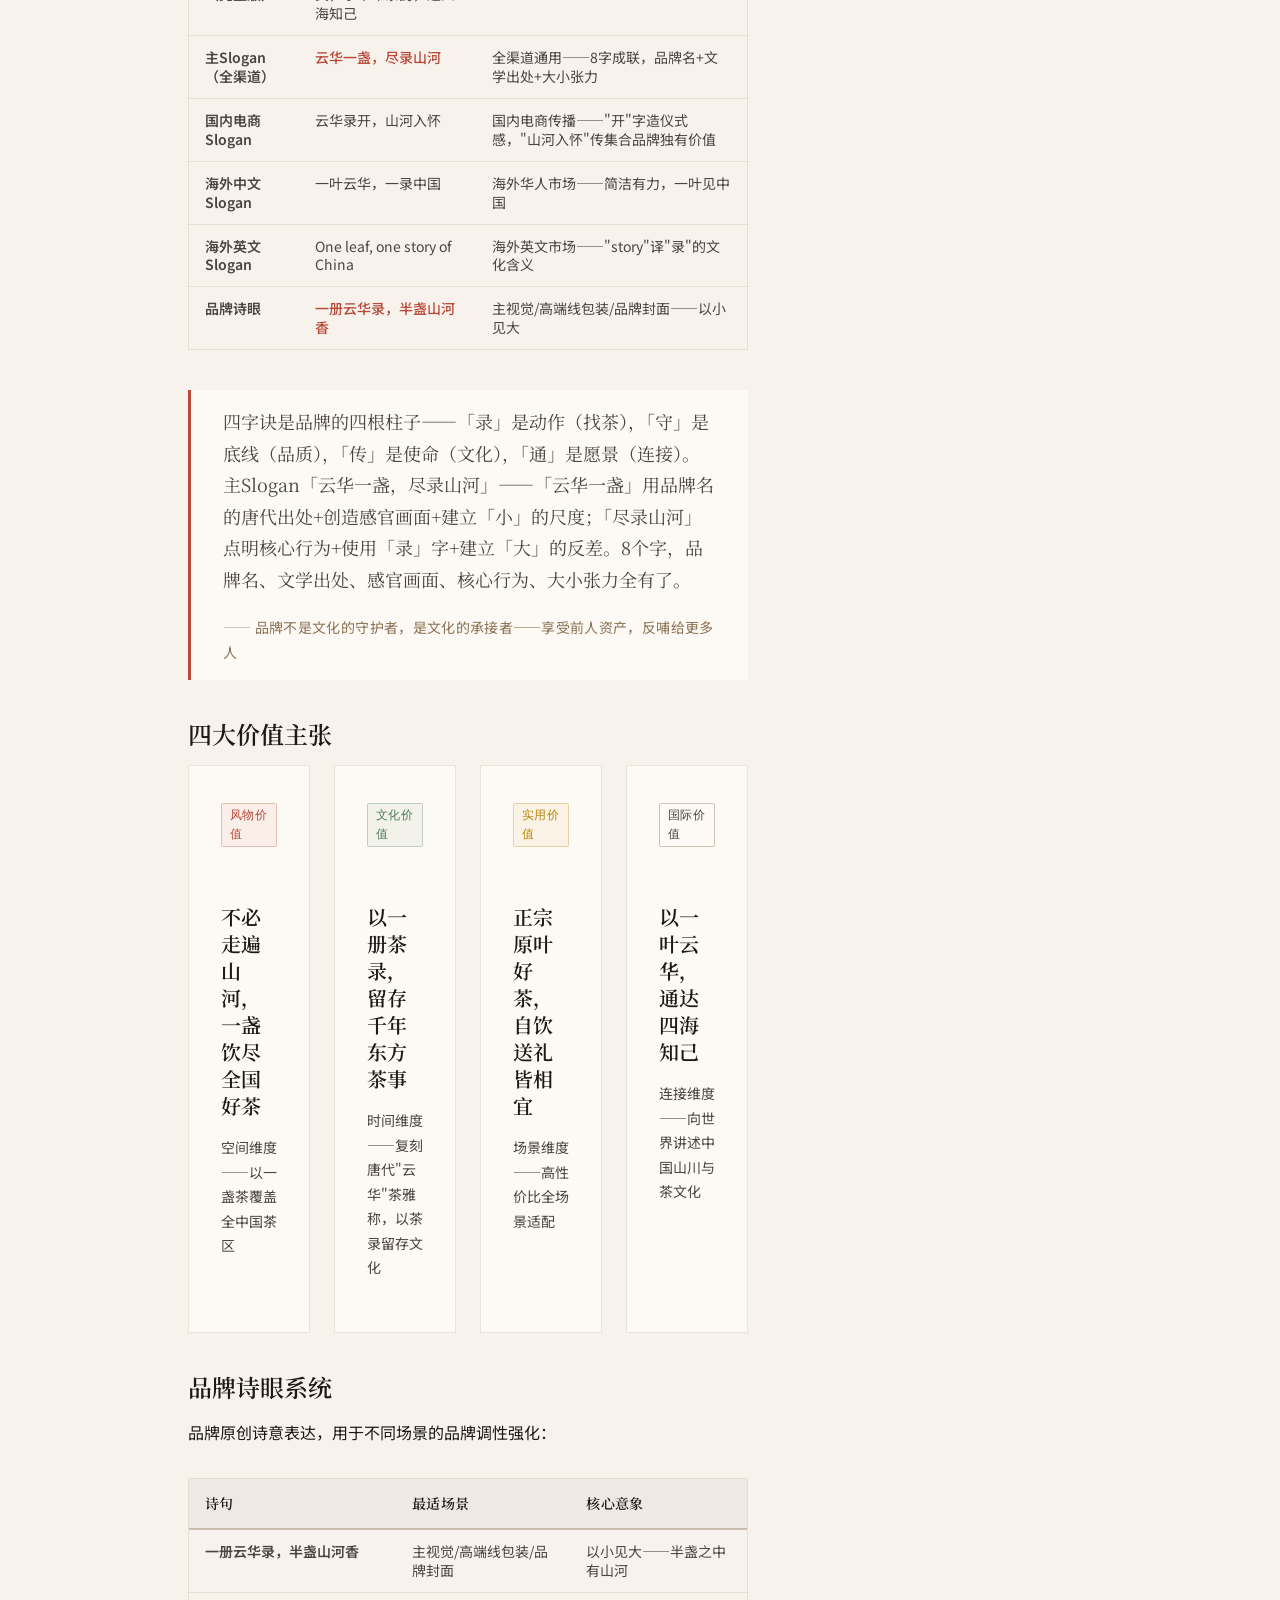
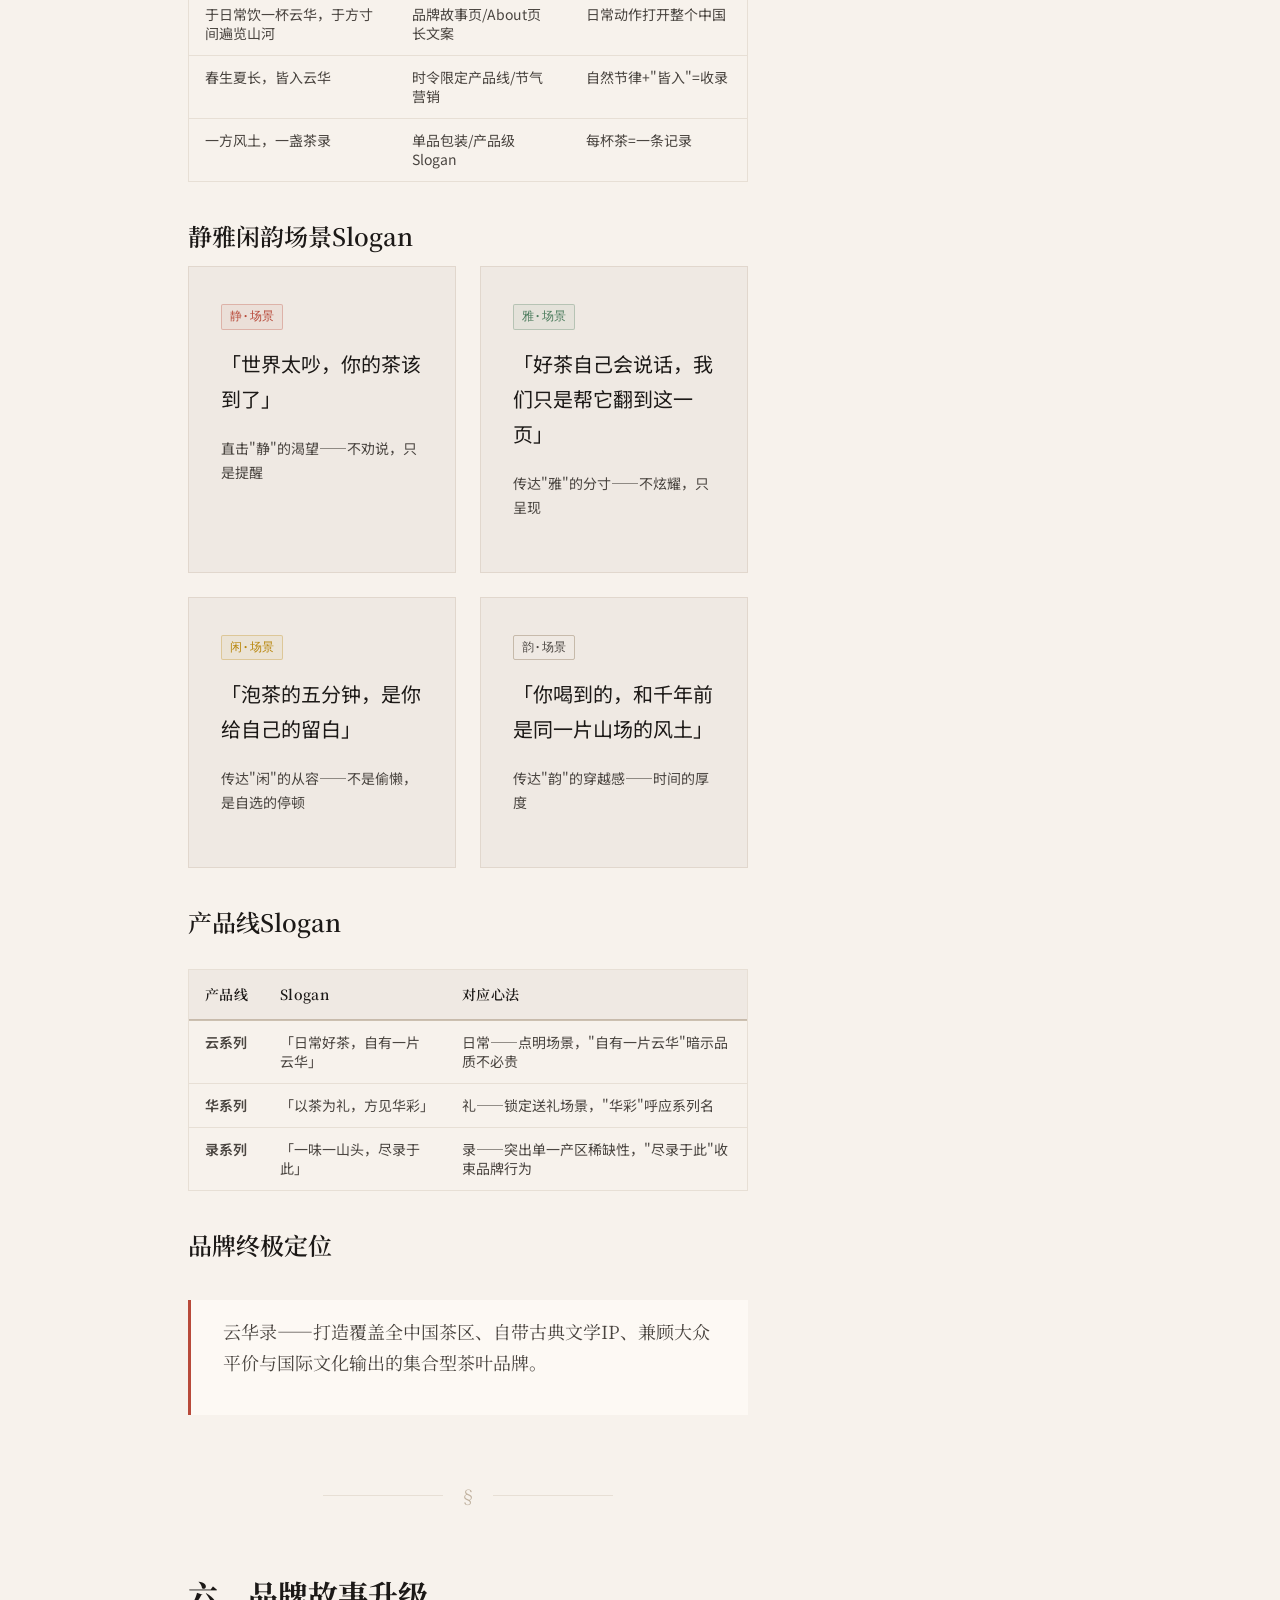
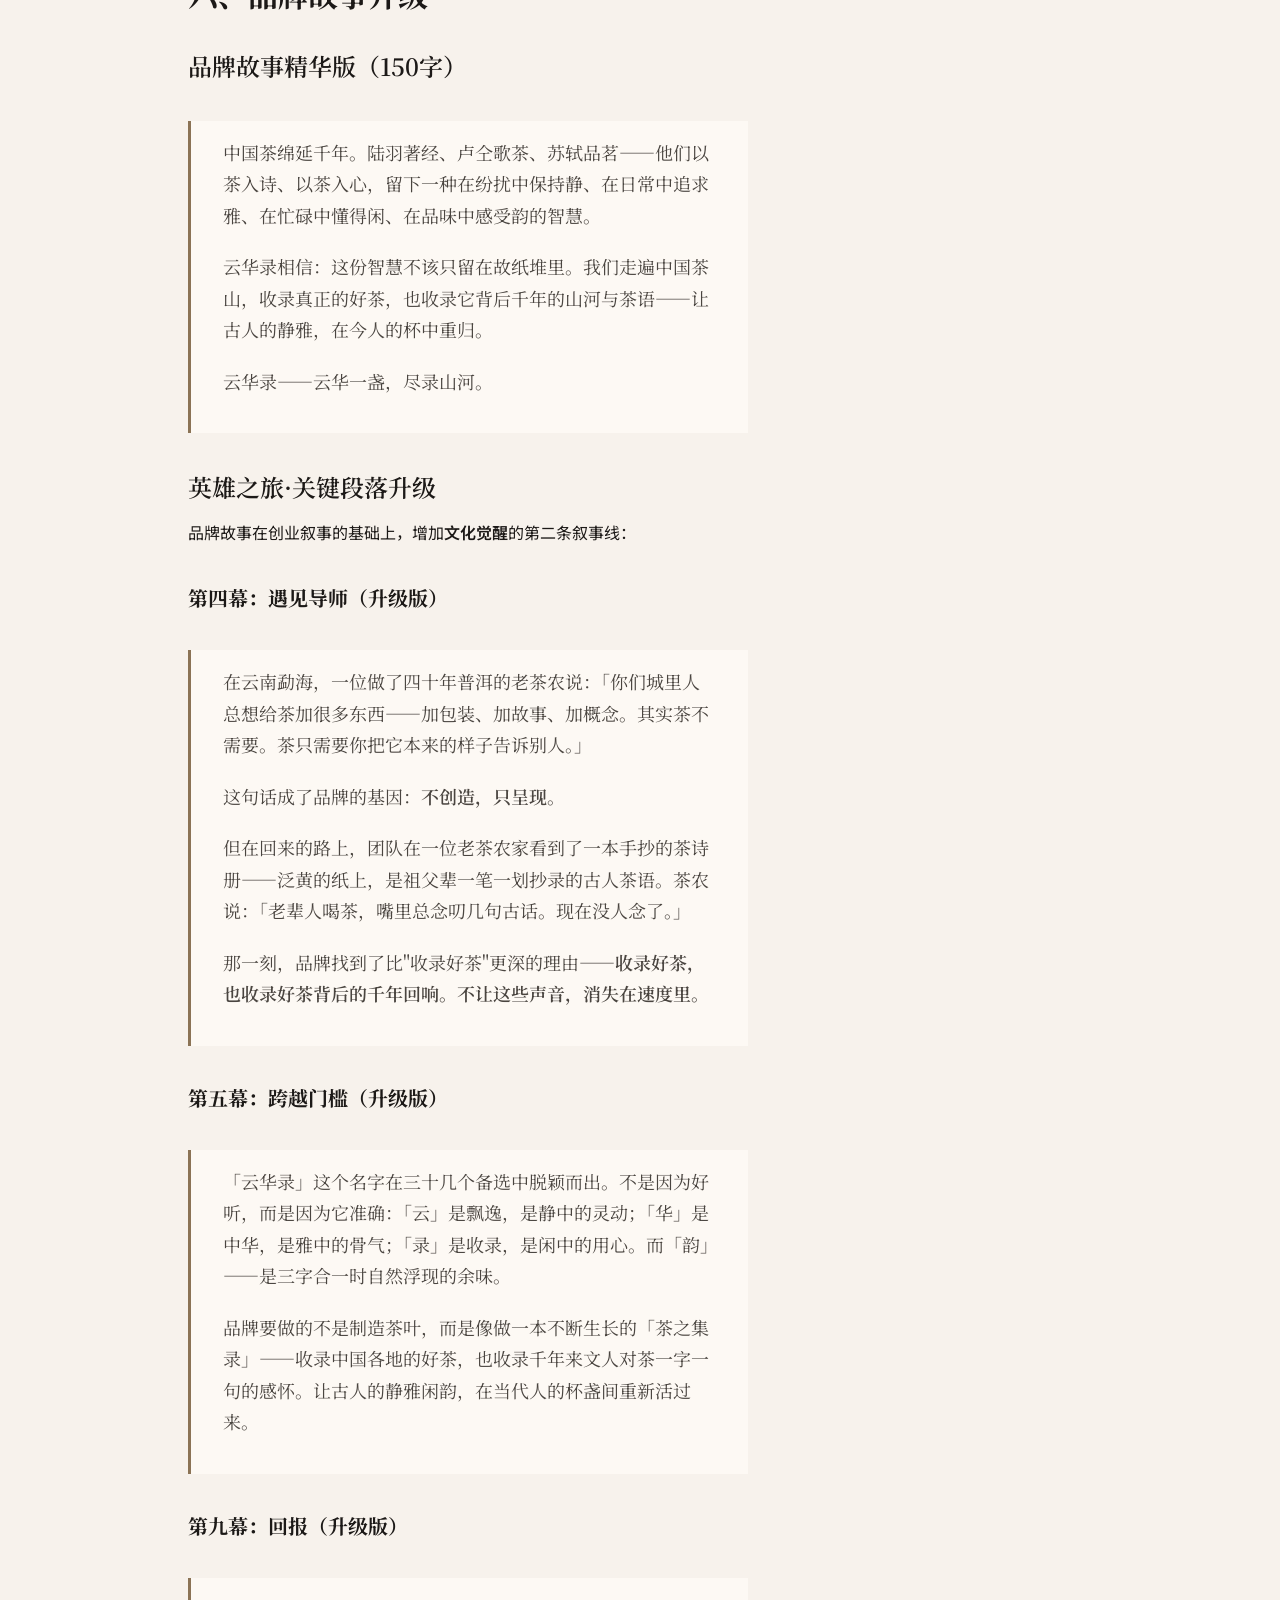
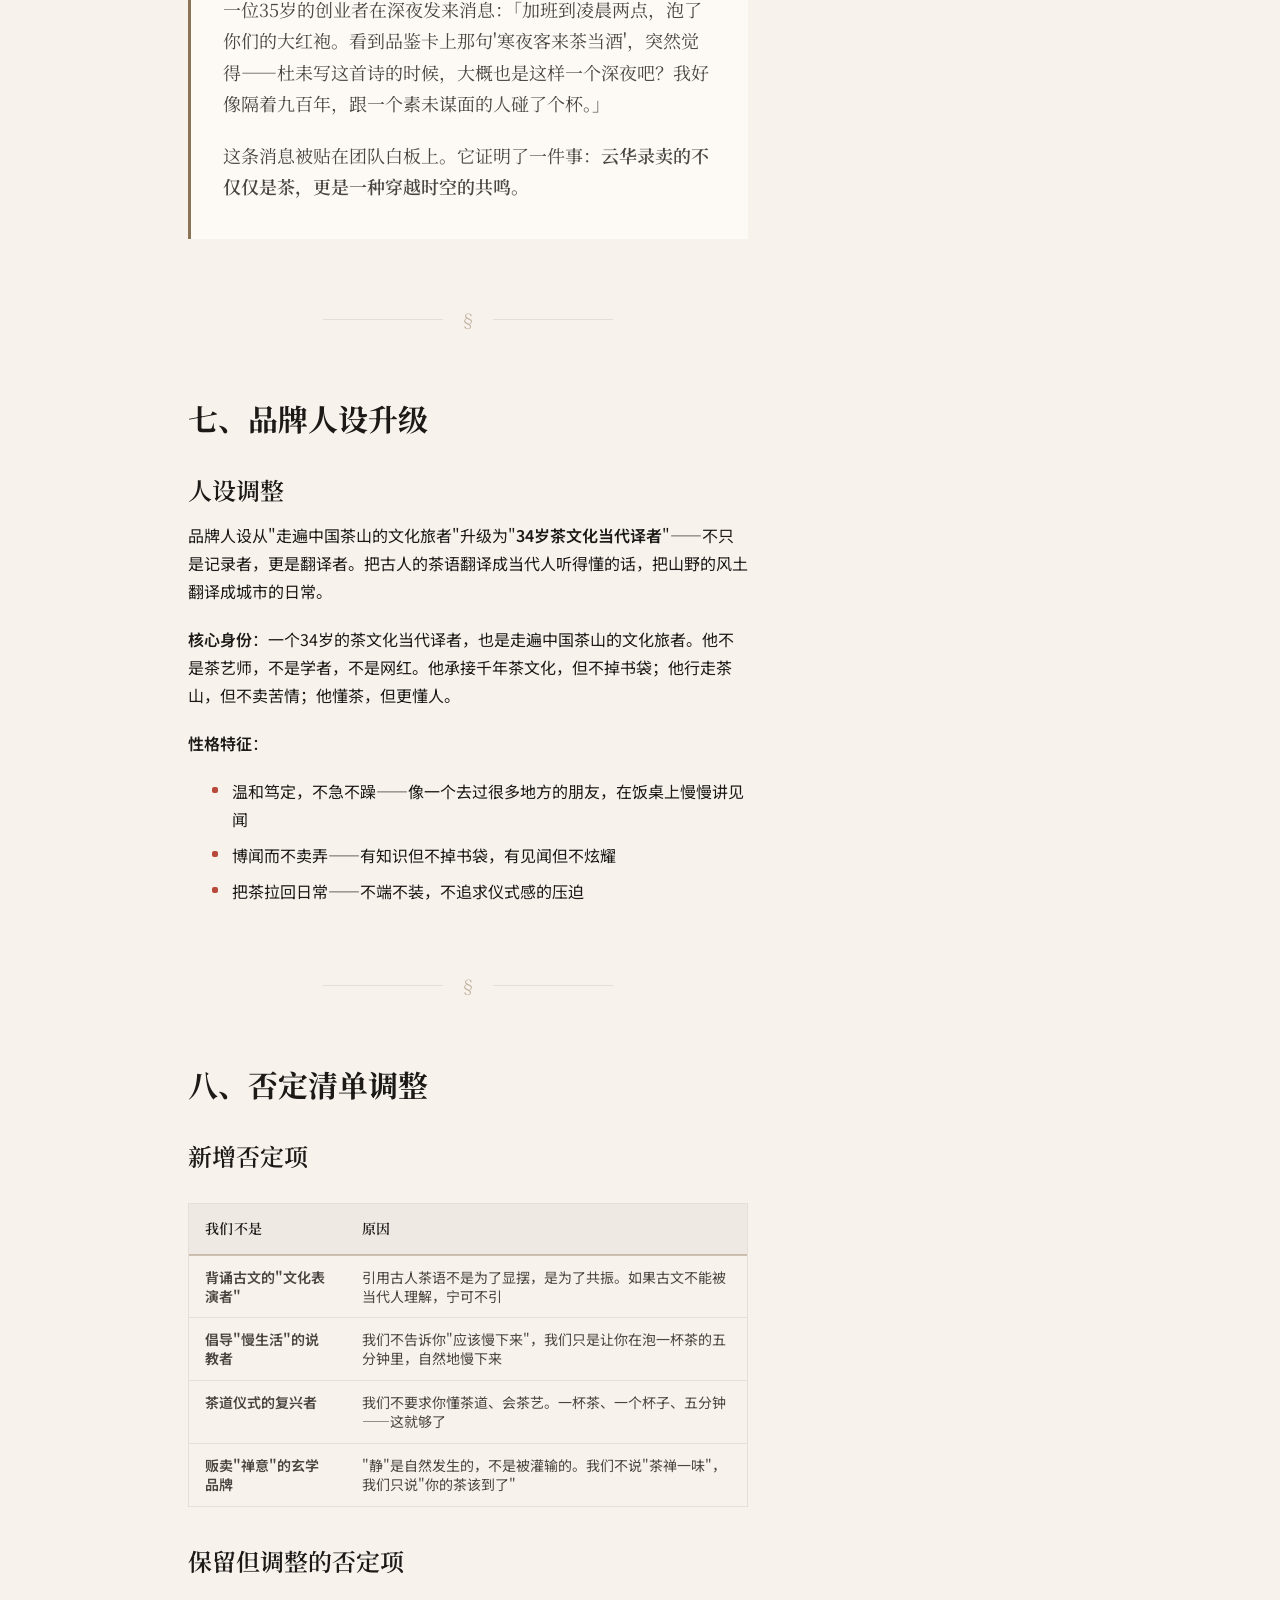
<file: pages/brand-culture.html>
<!DOCTYPE html>
<html lang="zh-CN">
<head>
  <meta charset="UTF-8">
  <meta name="viewport" content="width=device-width, initial-scale=1.0">
  <title>品牌文化精神内核 · 云华录品牌全案</title>
  <meta name="description" content="云华录品牌文化精神内核方案——「静雅闲韵」四维精神框架、古代文人茶语现代转译体系、心灵休憩之所品牌定位升级、文化传承使命落地路径。">

  <link rel="stylesheet" href="../assets/css/tokens.css">
  <link rel="stylesheet" href="../assets/css/base.css">
  <link rel="stylesheet" href="../assets/css/layout.css">
  <link rel="stylesheet" href="../assets/css/components.css">
  <link rel="stylesheet" href="../assets/css/pages.css">
  <link rel="stylesheet" href="../assets/css/mobile-fix.css">

  <link rel="icon" href="data:image/svg+xml,<svg xmlns='http://www.w3.org/2000/svg' viewBox='0 0 36 36'><rect width='36' height='36' rx='2' fill='%23B84A3A'/><text x='18' y='26' font-size='20' font-family='serif' font-weight='bold' fill='%23F7F2EC' text-anchor='middle'>云</text></svg>">
</head>
<body>

  <div class="reading-progress" aria-hidden="true"></div>

  <!-- ==========================================================================
       全局导航
       ========================================================================== -->
  <header class="site-nav">
    <div class="site-nav-inner">
      <a href="../index.html" class="nav-logo">
        <span>云华录</span>
        <span class="nav-logo-en">YUNHUA LU</span>
      </a>

      <ul class="nav-list">
        <li><a href="../index.html" class="nav-link">首页</a></li>
        <li><a href="market-research.html" class="nav-link">市场研究</a></li>
        <li><a href="brand-foundation.html" class="nav-link">品牌策略</a></li>
        <li><a href="product-supply.html" class="nav-link">产品供应链</a></li>
        <li><a href="visual-packaging.html" class="nav-link">视觉包装</a></li>
        <li><a href="ecommerce-marketing.html" class="nav-link">电商营销</a></li>
        <li><a href="international.html" class="nav-link">国际拓展</a></li>
        <li><a href="brand-culture.html" class="nav-link active">品牌文化</a></li>
        <li><a href="tea-trace-report.html" class="nav-link">茶叶溯源</a></li>
<li><a href="budget-execution.html" class="nav-link">预算方案</a></li>
<li><a href="supply-chain-sop.html" class="nav-link">供应链SOP</a></li>
<li><a href="marketing-execution.html" class="nav-link">营销执行</a></li>
        <li><a href="full-proposal.html" class="nav-link">完整提案</a></li>
      </ul>

      <button class="nav-toggle" aria-label="打开菜单" aria-expanded="false">
        <span></span><span></span><span></span>
      </button>
    </div>
  </header>

  <div class="nav-drawer">
    <ul class="nav-drawer-list">
      <li><a href="../index.html" class="nav-drawer-link">首页</a></li>
      <li><a href="market-research.html" class="nav-drawer-link">市场研究</a></li>
      <li><a href="brand-foundation.html" class="nav-drawer-link">品牌策略</a></li>
      <li><a href="product-supply.html" class="nav-drawer-link">产品供应链</a></li>
      <li><a href="visual-packaging.html" class="nav-drawer-link">视觉包装</a></li>
      <li><a href="ecommerce-marketing.html" class="nav-drawer-link">电商营销</a></li>
      <li><a href="international.html" class="nav-drawer-link">国际拓展</a></li>
      <li><a href="brand-culture.html" class="nav-drawer-link active">品牌文化</a></li>
      <li><a href="tea-trace-report.html" class="nav-drawer-link">茶叶溯源</a></li>
<li><a href="budget-execution.html" class="nav-drawer-link">预算方案</a></li>
<li><a href="supply-chain-sop.html" class="nav-drawer-link">供应链SOP</a></li>
<li><a href="marketing-execution.html" class="nav-drawer-link">营销执行</a></li>
      <li><a href="full-proposal.html" class="nav-drawer-link">完整提案</a></li>
    </ul>
  </div>

  <!-- ==========================================================================
       页面主体
       ========================================================================== -->
    <main class="page-main">

    <!-- ===================== 篇章首屏 ===================== -->
    <header class="chapter-header">
      <div class="tea-grid-bg-fade" aria-hidden="true"></div>
      <div class="chapter-header-number">
        <span class="chapter-header-num-cn">柒</span>
        <span class="chapter-header-num-latin">07</span>
      </div>
      <h1 class="chapter-header-title">品牌文化精神内核方案</h1>
      <p class="chapter-header-lead">
        从「静雅闲韵」四维精神框架到古代文人茶语的现代转译——定义云华录最独特的文化资产， 让千年茶韵在当代人的杯盏之间重新活过来。
      </p>
    </header>

    <!-- ===================== 阅读布局 ===================== -->
    <div class="page-layout container-wide">
      <!-- 正文内容 -->
      <article class="page-content">
        <div class="prose">

          <!-- ========== 一、「静雅闲韵」四维精神框架 ========== -->
          <section id="sec-1">
            <h2>一、「静雅闲韵」四维精神框架</h2>

            <h3 id="sec-1-1">总纲</h3>
            <p>「静雅闲韵」不是四个并列的形容词，而是一个<strong>由内而外的精神递进</strong>——</p>

            <div class="card-grid card-grid-4 reveal" style="margin: var(--space-8) 0;">
              <div class="info-card info-card-alt" style="text-align:center;">
                <span class="chapter-num-large-cn" style="font-size:2.5rem; color:var(--color-accent-vermilion);">静</span>
                <p class="info-card-body" style="margin-top:var(--space-3);">内在状态<br>你的心先停下来</p>
              </div>
              <div class="info-card info-card-alt" style="text-align:center;">
                <span class="chapter-num-large-cn" style="font-size:2.5rem; color:var(--color-accent-vermilion);">雅</span>
                <p class="info-card-body" style="margin-top:var(--space-3);">审美选择<br>停下来之后，看见美</p>
              </div>
              <div class="info-card info-card-alt" style="text-align:center;">
                <span class="chapter-num-large-cn" style="font-size:2.5rem; color:var(--color-accent-vermilion);">闲</span>
                <p class="info-card-body" style="margin-top:var(--space-3);">生活姿态<br>在美中，学会慢下来</p>
              </div>
              <div class="info-card info-card-alt" style="text-align:center;">
                <span class="chapter-num-large-cn" style="font-size:2.5rem; color:var(--color-accent-vermilion);">韵</span>
                <p class="info-card-body" style="margin-top:var(--space-3);">文化回响<br>慢下来后，听见千年回音</p>
              </div>
            </div>

            <div class="quote-block reveal">
              <p class="quote-text"><strong>「但不失活力」</strong>——这四个字是关键张力。云华录的「静」不是暮气沉沉，而是喧嚣中的定力；「雅」不是装腔作势，而是骨子里的讲究；「闲」不是懒散，而是从容；「韵」不是沉溺过去，而是让古人的智慧活在当下。</p>
            </div>

            <h3 id="sec-1-2">「静」—— 心灵的停泊</h3>
            <div class="data-table-wrap reveal">
              <table class="data-table">
                <thead>
                  <tr><th>维度</th><th>释义</th></tr>
                </thead>
                <tbody>
                  <tr><td><strong>精神内核</strong></td><td>在信息过载的时代，一杯茶是你给自己按下的暂停键。不是逃避，是回到自己</td></tr>
                  <tr><td><strong>古人茶语</strong></td><td>卢仝《七碗茶歌》：「一碗中喉咙润，两碗破孤闷，三碗搜枯肠……七碗吃不得也，唯觉两腋习习清风生。」——从喉到心，茶把人从闷堵中一点点打开</td></tr>
                  <tr><td><strong>当代转译</strong></td><td>你不需要禅修。你只需要一杯茶，五分钟，一个不被打扰的角落</td></tr>
                  <tr><td><strong>品牌表达</strong></td><td>视觉的安静——大面积留白，不过度装饰；语言的安静——不说教、不推销、只是静静呈现好茶本来的样子</td></tr>
                  <tr><td><strong>产品承载</strong></td><td>冲泡的等待本身就是「静」的仪式——等水烧开、等茶叶舒展、等温度适口。这3-5分钟，是你的</td></tr>
                </tbody>
              </table>
            </div>

            <h3 id="sec-1-3">「雅」—— 审美的自觉</h3>
            <div class="data-table-wrap reveal">
              <table class="data-table">
                <thead>
                  <tr><th>维度</th><th>释义</th></tr>
                </thead>
                <tbody>
                  <tr><td><strong>精神内核</strong></td><td>雅不是高高在上，而是一种不将就的选择——在粗制滥造和过度奢华之间，找到分寸</td></tr>
                  <tr><td><strong>古人茶语</strong></td><td>苏轼：「从来佳茗似佳人」——好茶和美人一样，不需要浓妆艳抹，天然的风韵就是最大的雅</td></tr>
                  <tr><td><strong>当代转译</strong></td><td>你的办公桌上不缺杯子，缺的是一个让你看一眼就觉得「对了」的茶罐。不是炫耀，是自己对自己的交代</td></tr>
                  <tr><td><strong>品牌表达</strong></td><td>视觉的克制——用最少的元素传递最深的意蕴；材质的讲究——纸张触感、印刷工艺、开合方式，每一处细节都是「雅」的注脚</td></tr>
                  <tr><td><strong>产品承载</strong></td><td>统一而有层级的视觉体系——云/华/录三个字本身就是「雅」的分寸感：轻而不浮、华而不炫、典而不老</td></tr>
                </tbody>
              </table>
            </div>

            <h3 id="sec-1-4">「闲」—— 从容的姿态</h3>
            <div class="data-table-wrap reveal">
              <table class="data-table">
                <thead>
                  <tr><th>维度</th><th>释义</th></tr>
                </thead>
                <tbody>
                  <tr><td><strong>精神内核</strong></td><td>闲不是偷懒，是从容——不被截止日期追着跑的喘息感，而是你主动选择慢下来的底气</td></tr>
                  <tr><td><strong>古人茶语</strong></td><td>白居易：「无由持一碗，寄与爱茶人」——没有目的，只是因为此刻想喝茶，恰好想到了你</td></tr>
                  <tr><td><strong>当代转译</strong></td><td>周一早上的第一杯不是提神工具，是跟自己说一声"今天慢慢来"的仪式。茶不是效率的敌人，是效率的休止符</td></tr>
                  <tr><td><strong>品牌表达</strong></td><td>内容的节奏——不追热点、不制造焦虑、用品牌自己的步调说话；体验的从容——开箱不是拆快递，是展开一份来自远方的礼物</td></tr>
                  <tr><td><strong>产品承载</strong></td><td>冲泡指南不只是功能说明，而是一份「慢下来的邀请函」——「第三泡，30秒，此刻适合什么都不想」</td></tr>
                </tbody>
              </table>
            </div>

            <h3 id="sec-1-5">「韵」—— 千年的回响</h3>
            <div class="data-table-wrap reveal">
              <table class="data-table">
                <thead>
                  <tr><th>维度</th><th>释义</th></tr>
                </thead>
                <tbody>
                  <tr><td><strong>精神内核</strong></td><td>韵是茶的余味，也是文化的余音——你喝到的不只是这一杯的味道，还有千年间无数人举杯时的共鸣</td></tr>
                  <tr><td><strong>古人茶语</strong></td><td>杜耒：「寒夜客来茶当酒，竹炉汤沸火初红」——茶替代了酒的喧哗，却留下了更深的温暖</td></tr>
                  <tr><td><strong>当代转译</strong></td><td>你喝到的这杯大红袍，和八百年前武夷山僧人焙出的第一炉，喝的是同一片山场的风土。时间变了，山河的味道没变</td></tr>
                  <tr><td><strong>品牌表达</strong></td><td>文化的厚度——每款茶都有「茶语档案」，收录古人对这款茶/这类茶/这片山场的原话；视觉的纵深——「茶典格线」是古人"编目集录"精神的视觉传承</td></tr>
                  <tr><td><strong>产品承载</strong></td><td>每一款茶的产区档案中加入「千年茶语」栏目——将古代文人与这款茶相关的诗词、典故、轶闻以当代语言重新转译</td></tr>
                </tbody>
              </table>
            </div>
          </section>

          <div class="divider"><span class="divider-line"></span><span class="divider-mark">§</span><span class="divider-line"></span></div>

          <!-- ========== 二、古代文人茶语·现代转译体系 ========== -->
          <section id="sec-2">
            <h2>二、古代文人茶语·现代转译体系</h2>

            <p>这是云华录最独特的文化资产——<strong>不是背诵古文，而是让古人的智慧活在今天的杯盏之间</strong>。</p>

            <h3 id="sec-2-1">转译原则</h3>
            <div class="data-table-wrap reveal">
              <table class="data-table">
                <thead>
                  <tr><th>原则</th><th>说明</th><th>示例</th></tr>
                </thead>
                <tbody>
                  <tr><td><strong>不炫古</strong></td><td>古文引用不是为了展示学识，而是为了共振</td><td>✗ "陆羽《茶经》有云……" → ✓ "一千二百年前有人说过和我们一样的话：好茶自己会说话"</td></tr>
                  <tr><td><strong>不做作</strong></td><td>不硬凑古风，用当代人的语言重新说出古人想说的话</td><td>✗ "品茗之际，心归静远" → ✓ "泡上这杯茶的时候，你的手机可以翻面了"</td></tr>
                  <tr><td><strong>不脱离茶</strong></td><td>每一句引用都必须和具体的茶、具体的场景、具体的感受相连</td><td>✗ 泛泛而谈"茶道精神" → ✓ "武夷岩茶的'岩韵'，就是这片山场的风土在你舌尖留下的签名"</td></tr>
                  <tr><td><strong>留白</strong></td><td>不解释到底，给用户自己领悟的空间</td><td>✗ "这说明茶的回甘就像人生……" → ✓ "第五泡的回甘来得慢，但比第一泡深。有些事情急不来。"</td></tr>
                </tbody>
              </table>
            </div>

            <h3 id="sec-2-2">「茶语档案」—— 每款茶的文化基因</h3>
            <p>每款收录的茶，除产区档案外，新增<strong>茶语档案</strong>模块：</p>
            <div class="data-table-wrap reveal">
              <table class="data-table">
                <thead>
                  <tr><th>模块</th><th>内容</th><th>示例（以大红袍为例）</th></tr>
                </thead>
                <tbody>
                  <tr><td><strong>古语原声</strong></td><td>与此茶/产区直接相关的古人原话，标注出处</td><td>「岩骨花香」——清·梁章钜《归田琐记》，形容武夷岩茶的独特韵味</td></tr>
                  <tr><td><strong>今人转译</strong></td><td>用当代语言重新转译古语</td><td>你喝到的这股"岩韵"，一百年前的福建巡抚也用同样的词形容过。不是谁模仿谁，是这片山场的味道千年来没变过</td></tr>
                  <tr><td><strong>场景茶语</strong></td><td>将古语与现代生活场景结合</td><td>"寒夜客来茶当酒"——你的会议室不需要酒，一罐岩韵大红袍就是最好的开场白</td></tr>
                  <tr><td><strong>一句话茶笺</strong></td><td>印在品鉴卡/包装内页的精华句</td><td>「一盏岩韵，百年山场」</td></tr>
                </tbody>
              </table>
            </div>

            <h3 id="sec-2-3">十二茶语·品牌核心文化语料</h3>
            <p>以下十二句话，从古人茶语中提炼，是云华录品牌文化的核心语料库：</p>
            <div class="data-table-wrap reveal">
              <table class="data-table">
                <thead>
                  <tr><th>#</th><th>古语出处</th><th>原句</th><th>品牌转译</th><th>维度</th></tr>
                </thead>
                <tbody>
                  <tr><td>1</td><td>卢仝《七碗茶歌》</td><td>「两碗破孤闷」</td><td>茶不解决你的问题，但能帮你理清头绪</td><td><span class="tag tag-vermilion">静</span></td></tr>
                  <tr><td>2</td><td>苏轼《次韵曹辅寄壑源试焙新茶》</td><td>「从来佳茗似佳人」</td><td>好茶不用力证明自己，你喝到就知道了</td><td><span class="tag tag-pine">雅</span></td></tr>
                  <tr><td>3</td><td>白居易《食后》</td><td>「无由持一碗，寄与爱茶人」</td><td>没有理由，就是此刻想喝茶，恰好想到了你</td><td><span class="tag tag-gold">闲</span></td></tr>
                  <tr><td>4</td><td>杜耒《寒夜》</td><td>「寒夜客来茶当酒，竹炉汤沸火初红」</td><td>你的茶桌上不需要酒，一壶好茶就是最好的开场白</td><td><span class="tag tag-vermilion">韵·以茶代酒</span></td></tr>
                  <tr><td>5</td><td>陆羽《茶经》</td><td>「茶之为用，味至寒，为饮最宜精行俭德之人」</td><td>好茶适合内心有标准但不张扬的人——就像你</td><td><span class="tag tag-pine">雅</span></td></tr>
                  <tr><td>6</td><td>赵佶《大观茶论》</td><td>「韵高致静」</td><td>宋代皇帝给茶的最高评价只有四个字：韵高致静。我们觉得这四个字也是这个时代最需要的</td><td><span class="tag tag-vermilion">静·韵</span></td></tr>
                  <tr><td>7</td><td>文徵明《品茶图》题跋</td><td>「谷雨乍过茶事好，鼎汤初沸有僧来」</td><td>好茶最妙的不只是味道，是刚好在这个时候喝到的刚好</td><td><span class="tag tag-gold">闲</span></td></tr>
                  <tr><td>8</td><td>张源《茶录》</td><td>「茶者，万物之甘露，百草之灵药」</td><td>我们不谈灵药，但确实有好茶让人觉得这一天没白过</td><td><span class="tag tag-vermilion">韵</span></td></tr>
                  <tr><td>9</td><td>许次纾《茶疏》</td><td>「茶滋于水，水藉乎器」</td><td>好茶值得一个好杯子，好日子值得一个好开始</td><td><span class="tag tag-pine">雅</span></td></tr>
                  <tr><td>10</td><td>皎然《对陆迅饮天目山茶》</td><td>「一饮涤昏寐，情思朗爽满天地」</td><td>第一口下去，世界就安静了</td><td><span class="tag tag-vermilion">静</span></td></tr>
                  <tr><td>11</td><td>郑板桥</td><td>「客来不用茶当酒，一瓯清露伴琴余」</td><td>书房里不需要酒，一杯清茶配半卷书就够了</td><td><span class="tag tag-gold">闲</span></td></tr>
                  <tr><td>12</td><td>乾隆</td><td>「国不可一日无君，君不可一日无茶」</td><td>这话虽然是皇帝说的，但喝茶的人自己心里都有一杯放不下的茶</td><td><span class="tag tag-vermilion">韵</span></td></tr>
                </tbody>
              </table>
            </div>

            <div class="quote-block reveal">
              <p class="quote-text">十二茶语不是装饰文案，而是品牌表达的<strong>基因库</strong>。每一条都必须在具体茶品、具体场景中使用，不得空泛引用。</p>
            </div>
          </section>

          <div class="divider"><span class="divider-line"></span><span class="divider-mark">§</span><span class="divider-line"></span></div>

          <!-- ========== 三、「心灵休憩之所」—— 品牌精神定位升级 ========== -->
          <section id="sec-3">
            <h2>三、「心灵休憩之所」—— 品牌精神定位升级</h2>

            <h3 id="sec-3-1">从"茶的索引"到"心灵的驿站"</h3>
            <p>云华录的精神定位从"中国好茶的地理索引"升级为"当代人的心灵休憩之所"——茶是索引的载体，休憩是索引的目的。用户买的不仅是一罐好茶，更是一段五分钟的心灵停泊。</p>

            <h3 id="sec-3-2">品牌精神宣言</h3>
            <blockquote class="blockquote blockquote-accent reveal">
              <p>云华录相信：中国茶绵延千年，刚好有前人留下的文化资产，刚好我们做这门生意，刚好可以借着茶，把属于中国的美好传递给更多人。</p>
              <p>我们不是守护者，是承接者——享受着前人的文化资产，期望反哺这份资产，给更多的人。从陆羽著经到卢仝歌茶，从苏轼品茗到文徵明画茶，无数先贤以茶入诗、以茶入心。他们留下的不只是文字和墨迹，而是一种<strong>在纷扰中保持静、在日常中追求雅、在忙碌中懂得闲、在品味中感受韵</strong>的生活智慧。</p>
              <p>云华录所做的，是将这份智慧从故纸堆中取出，放回当代人的杯盏之间——录山河风土，守原叶本真，承千年茶韵，通四海知己。</p>
              <p><strong>一册云华录，半盏山河香。</strong></p>
            </blockquote>

            <h3 id="sec-3-3">三个层次的精神递进</h3>
            <div class="card-grid card-grid-3 reveal">
              <div class="info-card">
                <span class="badge badge-vermilion mb-4">第一层 · 产品层</span>
                <h4 class="info-card-title">录山河风土，守原叶本真</h4>
                <div class="info-card-body">
                  <p><strong>功能价值</strong>——每款茶都标得出产地、对得上溯源、冲得清步骤</p>
                </div>
              </div>
              <div class="info-card">
                <span class="badge badge-pine mb-4">第二层 · 体验层</span>
                <h4 class="info-card-title">一杯茶的静雅时光</h4>
                <div class="info-card-body">
                  <p><strong>体验价值</strong>——从开箱到首泡，5分钟的心灵休憩仪式</p>
                </div>
              </div>
              <div class="info-card">
                <span class="badge badge-gold mb-4">第三层 · 文化层</span>
                <h4 class="info-card-title">承千年茶韵，通四海知己</h4>
                <div class="info-card-body">
                  <p><strong>精神价值</strong>——你喝的不只是这杯茶，还有千年前同一片山场下的那杯</p>
                </div>
              </div>
            </div>

            <div class="quote-block reveal">
              <p class="quote-text">这三层递进是云华录最核心的品牌逻辑——产品是基础，体验是桥梁，文化是灵魂。没有第一层，后面都是空中楼阁；没有第三层，云华录和小罐茶没有本质区别。</p>
            </div>
          </section>

          <div class="divider"><span class="divider-line"></span><span class="divider-mark">§</span><span class="divider-line"></span></div>

          <!-- ========== 四、文化传承使命的落地路径 ========== -->
          <section id="sec-4">
            <h2>四、文化传承使命的落地路径</h2>

            <h3 id="sec-4-1">「云华·志」内容体系升级</h3>
            <p>原「云华·志」定位为品牌内容IP，现升级为<strong>文化传承的主阵地</strong>：</p>
            <div class="data-table-wrap reveal">
              <table class="data-table">
                <thead>
                  <tr><th>内容板块</th><th>定位</th><th>输出形式</th><th>频率</th></tr>
                </thead>
                <tbody>
                  <tr><td><strong>茶语今声</strong></td><td>古人茶语的当代转译</td><td>短视频（1分钟内）+ 图文卡片</td><td>每周2条</td></tr>
                  <tr><td><strong>山场志</strong></td><td>产区的深度文化叙事（地理、人文、历史）</td><td>长视频（5-10分钟）+ 图文长文</td><td>每月1个产区</td></tr>
                  <tr><td><strong>一茶一语</strong></td><td>每款茶的「茶语档案」精华</td><td>品鉴卡/包装内页 + 社媒图文</td><td>随新品上线</td></tr>
                  <tr><td><strong>节气茶事</strong></td><td>二十四节气与茶的关联</td><td>图文 + 短视频</td><td>节气日</td></tr>
                  <tr><td><strong>茶人手记</strong></td><td>寻茶过程中的真实故事</td><td>图文 + 播客/音频</td><td>每月2篇</td></tr>
                </tbody>
              </table>
            </div>

            <h3 id="sec-4-2">包装中的文化植入</h3>
            <div class="data-table-wrap reveal">
              <table class="data-table">
                <thead>
                  <tr><th>产品线</th><th>文化植入方式</th><th>具体执行</th></tr>
                </thead>
                <tbody>
                  <tr><td><strong>云系列</strong></td><td>品鉴卡背面印「一句话茶笺」</td><td>从十二茶语中选取与该茶最相关的一句转译，如黄山毛峰配"第一口下去，世界就安静了"</td></tr>
                  <tr><td><strong>华系列</strong></td><td>品鉴卡正面增加「千年茶语」栏目</td><td>50字古语原声 + 50字当代转译，如大红袍配"岩骨花香"的原句与转译</td></tr>
                  <tr><td><strong>录系列</strong></td><td>独立「茶语档案」折页</td><td>完整的古语原声 + 当代转译 + 场景茶语 + 茶笺，如正山小种配杜耒"寒夜客来茶当酒"全诗转译</td></tr>
                </tbody>
              </table>
            </div>

            <h3 id="sec-4-3">视觉体系的文化强化</h3>
            <div class="data-table-wrap reveal">
              <table class="data-table">
                <thead>
                  <tr><th>现有元素</th><th>升级方向</th><th>说明</th></tr>
                </thead>
                <tbody>
                  <tr><td><strong>茶典格线</strong></td><td>增加「茶语格线」变体</td><td>在原有古籍格线基础上，融入古人茶诗的竖排文字元素——格线之间偶尔浮现一行淡墨古语，似有若无</td></tr>
                  <tr><td><strong>编号系统</strong></td><td>编号前增加「茶语编号」</td><td>如"YHL-H-001·韵"——编号后标注该茶最契合的「静雅闲韵」维度，形成文化索引</td></tr>
                  <tr><td><strong>开箱体验</strong></td><td>第4步增加「茶语卡」</td><td>打开产品盒后，首入眼帘的是一张「茶语卡」——正面是古人原句，翻过来是当代转译</td></tr>
                  <tr><td><strong>品鉴卡</strong></td><td>新增「茶语时刻」栏</td><td>如"第三泡 · 30秒 · 此刻适合什么都不想"——将冲泡指南变成一份「静心邀请」</td></tr>
                </tbody>
              </table>
            </div>
          </section>

          <div class="divider"><span class="divider-line"></span><span class="divider-mark">§</span><span class="divider-line"></span></div>

          <!-- ========== 五、Slogan体系升级 ========== -->
          <section id="sec-5">
            <h2>五、Slogan体系升级</h2>

            <h3 id="sec-5-1">品牌心法与主Slogan</h3>
            <div class="data-table-wrap reveal">
              <table class="data-table">
                <thead>
                  <tr><th>层级</th><th>内容</th><th>用途</th></tr>
                </thead>
                <tbody>
                  <tr><td><strong>品牌心法（四字诀）</strong></td><td class="col-highlight">录山河，守本真，传雅韵，通四海</td><td>内部锚定/品牌手册/团队共识</td></tr>
                  <tr><td><strong>品牌宣言（完整版）</strong></td><td>录山河风土，守原叶本真，承千年茶韵，通四海知己</td><td>About页/品牌正式场合/品牌手册扉页</td></tr>
                  <tr><td><strong>主Slogan（全渠道）</strong></td><td class="col-highlight">云华一盏，尽录山河</td><td>全渠道通用——8字成联，品牌名+文学出处+大小张力</td></tr>
                  <tr><td><strong>国内电商Slogan</strong></td><td>云华录开，山河入怀</td><td>国内电商传播——"开"字造仪式感，"山河入怀"传集合品牌独有价值</td></tr>
                  <tr><td><strong>海外中文Slogan</strong></td><td>一叶云华，一录中国</td><td>海外华人市场——简洁有力，一叶见中国</td></tr>
                  <tr><td><strong>海外英文Slogan</strong></td><td>One leaf, one story of China</td><td>海外英文市场——"story"译"录"的文化含义</td></tr>
                  <tr><td><strong>品牌诗眼</strong></td><td class="col-highlight">一册云华录，半盏山河香</td><td>主视觉/高端线包装/品牌封面——以小见大</td></tr>
                </tbody>
              </table>
            </div>

            <blockquote class="blockquote blockquote-accent reveal">
              <p>四字诀是品牌的四根柱子——「录」是动作（找茶），「守」是底线（品质），「传」是使命（文化），「通」是愿景（连接）。主Slogan「云华一盏，尽录山河」——「云华一盏」用品牌名的唐代出处+创造感官画面+建立「小」的尺度；「尽录山河」点明核心行为+使用「录」字+建立「大」的反差。8个字，品牌名、文学出处、感官画面、核心行为、大小张力全有了。</p>
              <cite>品牌不是文化的守护者，是文化的承接者——享受前人资产，反哺给更多人</cite>
            </blockquote>

            <h3 id="sec-5-2">四大价值主张</h3>
            <div class="card-grid card-grid-4 reveal">
              <div class="info-card">
                <span class="tag tag-vermilion mb-4">风物价值</span>
                <h4 class="info-card-title">不必走遍山河，一盏饮尽全国好茶</h4>
                <div class="info-card-body"><p>空间维度——以一盏茶覆盖全中国茶区</p></div>
              </div>
              <div class="info-card">
                <span class="tag tag-pine mb-4">文化价值</span>
                <h4 class="info-card-title">以一册茶录，留存千年东方茶事</h4>
                <div class="info-card-body"><p>时间维度——复刻唐代"云华"茶雅称，以茶录留存文化</p></div>
              </div>
              <div class="info-card">
                <span class="tag tag-gold mb-4">实用价值</span>
                <h4 class="info-card-title">正宗原叶好茶，自饮送礼皆相宜</h4>
                <div class="info-card-body"><p>场景维度——高性价比全场景适配</p></div>
              </div>
              <div class="info-card">
                <span class="tag tag-outline mb-4">国际价值</span>
                <h4 class="info-card-title">以一叶云华，通达四海知己</h4>
                <div class="info-card-body"><p>连接维度——向世界讲述中国山川与茶文化</p></div>
              </div>
            </div>

            <h3 id="sec-5-3">品牌诗眼系统</h3>
            <p>品牌原创诗意表达，用于不同场景的品牌调性强化：</p>
            <div class="data-table-wrap reveal">
              <table class="data-table">
                <thead>
                  <tr><th>诗句</th><th>最适场景</th><th>核心意象</th></tr>
                </thead>
                <tbody>
                  <tr><td><strong>一册云华录，半盏山河香</strong></td><td>主视觉/高端线包装/品牌封面</td><td>以小见大——半盏之中有山河</td></tr>
                  <tr><td>于日常饮一杯云华，于方寸间遍览山河</td><td>品牌故事页/About页长文案</td><td>日常动作打开整个中国</td></tr>
                  <tr><td>春生夏长，皆入云华</td><td>时令限定产品线/节气营销</td><td>自然节律+"皆入"=收录</td></tr>
                  <tr><td>一方风土，一盏茶录</td><td>单品包装/产品级Slogan</td><td>每杯茶=一条记录</td></tr>
                </tbody>
              </table>
            </div>

            <h3 id="sec-5-4">静雅闲韵场景Slogan</h3>
            <div class="card-grid card-grid-2 reveal">
              <div class="info-card info-card-alt">
                <span class="tag tag-vermilion mb-4">静·场景</span>
                <p class="info-card-body" style="font-size:var(--text-lg); color:var(--color-text-primary);">「世界太吵，你的茶该到了」</p>
                <p class="info-card-body">直击"静"的渴望——不劝说，只是提醒</p>
              </div>
              <div class="info-card info-card-alt">
                <span class="tag tag-pine mb-4">雅·场景</span>
                <p class="info-card-body" style="font-size:var(--text-lg); color:var(--color-text-primary);">「好茶自己会说话，我们只是帮它翻到这一页」</p>
                <p class="info-card-body">传达"雅"的分寸——不炫耀，只呈现</p>
              </div>
              <div class="info-card info-card-alt">
                <span class="tag tag-gold mb-4">闲·场景</span>
                <p class="info-card-body" style="font-size:var(--text-lg); color:var(--color-text-primary);">「泡茶的五分钟，是你给自己的留白」</p>
                <p class="info-card-body">传达"闲"的从容——不是偷懒，是自选的停顿</p>
              </div>
              <div class="info-card info-card-alt">
                <span class="tag tag-outline mb-4">韵·场景</span>
                <p class="info-card-body" style="font-size:var(--text-lg); color:var(--color-text-primary);">「你喝到的，和千年前是同一片山场的风土」</p>
                <p class="info-card-body">传达"韵"的穿越感——时间的厚度</p>
              </div>
            </div>

            <h3 id="sec-5-5">产品线Slogan</h3>
            <div class="data-table-wrap reveal">
              <table class="data-table">
                <thead>
                  <tr><th>产品线</th><th>Slogan</th><th>对应心法</th></tr>
                </thead>
                <tbody>
                  <tr><td><strong>云系列</strong></td><td>「日常好茶，自有一片云华」</td><td>日常——点明场景，"自有一片云华"暗示品质不必贵</td></tr>
                  <tr><td><strong>华系列</strong></td><td>「以茶为礼，方见华彩」</td><td>礼——锁定送礼场景，"华彩"呼应系列名</td></tr>
                  <tr><td><strong>录系列</strong></td><td>「一味一山头，尽录于此」</td><td>录——突出单一产区稀缺性，"尽录于此"收束品牌行为</td></tr>
                </tbody>
              </table>
            </div>

            <h3 id="sec-5-6">品牌终极定位</h3>
            <blockquote class="blockquote blockquote-accent reveal">
              <p>云华录——打造覆盖全中国茶区、自带古典文学IP、兼顾大众平价与国际文化输出的集合型茶叶品牌。</p>
            </blockquote>
          </section>

          <div class="divider"><span class="divider-line"></span><span class="divider-mark">§</span><span class="divider-line"></span></div>

          <!-- ========== 六、品牌故事升级 ========== -->
          <section id="sec-6">
            <h2>六、品牌故事升级</h2>

            <h3 id="sec-6-1">品牌故事精华版（150字）</h3>
            <blockquote class="blockquote reveal">
              <p>中国茶绵延千年。陆羽著经、卢仝歌茶、苏轼品茗——他们以茶入诗、以茶入心，留下一种在纷扰中保持静、在日常中追求雅、在忙碌中懂得闲、在品味中感受韵的智慧。</p>
              <p>云华录相信：这份智慧不该只留在故纸堆里。我们走遍中国茶山，收录真正的好茶，也收录它背后千年的山河与茶语——让古人的静雅，在今人的杯中重归。</p>
              <p>云华录——云华一盏，尽录山河。</p>
            </blockquote>

            <h3 id="sec-6-2">英雄之旅·关键段落升级</h3>
            <p>品牌故事在创业叙事的基础上，增加<strong>文化觉醒</strong>的第二条叙事线：</p>

            <h4>第四幕：遇见导师（升级版）</h4>
            <blockquote class="blockquote reveal">
              <p>在云南勐海，一位做了四十年普洱的老茶农说：「你们城里人总想给茶加很多东西——加包装、加故事、加概念。其实茶不需要。茶只需要你把它本来的样子告诉别人。」</p>
              <p>这句话成了品牌的基因：<strong>不创造，只呈现</strong>。</p>
              <p>但在回来的路上，团队在一位老茶农家看到了一本手抄的茶诗册——泛黄的纸上，是祖父辈一笔一划抄录的古人茶语。茶农说：「老辈人喝茶，嘴里总念叨几句古话。现在没人念了。」</p>
              <p>那一刻，品牌找到了比"收录好茶"更深的理由——<strong>收录好茶，也收录好茶背后的千年回响。不让这些声音，消失在速度里。</strong></p>
            </blockquote>

            <h4>第五幕：跨越门槛（升级版）</h4>
            <blockquote class="blockquote reveal">
              <p>「云华录」这个名字在三十几个备选中脱颖而出。不是因为好听，而是因为它准确：「云」是飘逸，是静中的灵动；「华」是中华，是雅中的骨气；「录」是收录，是闲中的用心。而「韵」——是三字合一时自然浮现的余味。</p>
              <p>品牌要做的不是制造茶叶，而是像做一本不断生长的「茶之集录」——收录中国各地的好茶，也收录千年来文人对茶一字一句的感怀。让古人的静雅闲韵，在当代人的杯盏间重新活过来。</p>
            </blockquote>

            <h4>第九幕：回报（升级版）</h4>
            <blockquote class="blockquote reveal">
              <p>一位35岁的创业者在深夜发来消息：「加班到凌晨两点，泡了你们的大红袍。看到品鉴卡上那句'寒夜客来茶当酒'，突然觉得——杜耒写这首诗的时候，大概也是这样一个深夜吧？我好像隔着九百年，跟一个素未谋面的人碰了个杯。」</p>
              <p>这条消息被贴在团队白板上。它证明了一件事：<strong>云华录卖的不仅仅是茶，更是一种穿越时空的共鸣。</strong></p>
            </blockquote>
          </section>

          <div class="divider"><span class="divider-line"></span><span class="divider-mark">§</span><span class="divider-line"></span></div>

          <!-- ========== 七、品牌人设升级 ========== -->
          <section id="sec-7">
            <h2>七、品牌人设升级</h2>

            <h3 id="sec-7-1">人设调整</h3>
            <p>品牌人设从"走遍中国茶山的文化旅者"升级为"<strong>34岁茶文化当代译者</strong>"——不只是记录者，更是翻译者。把古人的茶语翻译成当代人听得懂的话，把山野的风土翻译成城市的日常。</p>

            <p><strong>核心身份</strong>：一个34岁的茶文化当代译者，也是走遍中国茶山的文化旅者。他不是茶艺师，不是学者，不是网红。他承接千年茶文化，但不掉书袋；他行走茶山，但不卖苦情；他懂茶，但更懂人。</p>

            <p><strong>性格特征</strong>：</p>
            <ul class="list-vermilion">
              <li>温和笃定，不急不躁——像一个去过很多地方的朋友，在饭桌上慢慢讲见闻</li>
              <li>博闻而不卖弄——有知识但不掉书袋，有见闻但不炫耀</li>
              <li>把茶拉回日常——不端不装，不追求仪式感的压迫</li>
            </ul>
          </section>

          <div class="divider"><span class="divider-line"></span><span class="divider-mark">§</span><span class="divider-line"></span></div>

          <!-- ========== 八、否定清单调整 ========== -->
          <section id="sec-8">
            <h2>八、否定清单调整</h2>

            <h3>新增否定项</h3>
            <div class="data-table-wrap reveal">
              <table class="data-table">
                <thead>
                  <tr><th>我们不是</th><th>原因</th></tr>
                </thead>
                <tbody>
                  <tr><td><strong>背诵古文的"文化表演者"</strong></td><td>引用古人茶语不是为了显摆，是为了共振。如果古文不能被当代人理解，宁可不引</td></tr>
                  <tr><td><strong>倡导"慢生活"的说教者</strong></td><td>我们不告诉你"应该慢下来"，我们只是让你在泡一杯茶的五分钟里，自然地慢下来</td></tr>
                  <tr><td><strong>茶道仪式的复兴者</strong></td><td>我们不要求你懂茶道、会茶艺。一杯茶、一个杯子、五分钟——这就够了</td></tr>
                  <tr><td><strong>贩卖"禅意"的玄学品牌</strong></td><td>"静"是自然发生的，不是被灌输的。我们不说"茶禅一味"，我们只说"你的茶该到了"</td></tr>
                </tbody>
              </table>
            </div>

            <h3>保留但调整的否定项</h3>
            <div class="data-table-wrap reveal">
              <table class="data-table">
                <thead>
                  <tr><th>原否定</th><th>调整</th><th>说明</th></tr>
                </thead>
                <tbody>
                  <tr><td><strong>禅意/玄学/养生牌</strong></td><td>调整为：我们不说"茶道""禅修"，但我们做"静"和"韵"</td><td>"静"和"韵"是体验的自然结果，不是被包装出来的概念。区别在于：一个是感受，一个是卖点</td></tr>
                </tbody>
              </table>
            </div>
          </section>

          <div class="divider"><span class="divider-line"></span><span class="divider-mark">§</span><span class="divider-line"></span></div>

          <!-- ========== 九、价值观升级 ========== -->
          <section id="sec-9">
            <h2>九、价值观升级</h2>

            <h3>新增第六条价值观：文脉守藏</h3>
            <blockquote class="blockquote blockquote-accent reveal">
              <p>收录好茶，也收录好茶背后的千年茶语。不让一种声音，消失在速度里。</p>
            </blockquote>

            <p><strong>践行它需要付出的代价</strong>：</p>
            <ul class="list-pine">
              <li>内容创作成本大幅增加（每款茶需要茶语档案研究、古文转译、场景匹配）</li>
              <li>品牌叙事深度增加可能导致部分"只想快速买茶"的用户流失</li>
              <li>当古人原话与品牌商业利益冲突时（如某款茶缺乏文化典故支撑），选择诚实而非牵强附会</li>
              <li>文化内容需要持续投入，不是一次性的营销素材</li>
            </ul>
          </section>

          <div class="divider"><span class="divider-line"></span><span class="divider-mark">§</span><span class="divider-line"></span></div>

          <!-- ========== 十、全案影响矩阵 ========== -->
          <section id="sec-10">
            <h2>十、全案影响矩阵</h2>
            <div class="data-table-wrap reveal">
              <table class="data-table">
                <thead>
                  <tr><th>受影响文档</th><th>升级模块</th><th>升级幅度</th><th>优先级</th></tr>
                </thead>
                <tbody>
                  <tr><td>02-品牌策略</td><td>定位声明、否定清单、价值观、品牌人设、品牌故事</td><td class="col-highlight">重度</td><td><span class="tag tag-vermilion">P0</span></td></tr>
                  <tr><td>04-视觉包装</td><td>视觉概念关键词、Slogan体系、品牌语调、辅助图形、开箱体验</td><td>中度</td><td><span class="tag tag-vermilion">P0</span></td></tr>
                  <tr><td>00-全案</td><td>战略逻辑链、Slogan、执行蓝图、三条铁律</td><td>中度</td><td><span class="tag tag-pine">P1</span></td></tr>
                  <tr><td>03-产品供应链</td><td>产品命名体系（增加茶语编号）、品鉴卡升级</td><td>轻度</td><td><span class="tag tag-gold">P2</span></td></tr>
                  <tr><td>05-电商营销</td><td>内容矩阵升级（增加茶语今声板块）、达人合作策略</td><td>轻度</td><td><span class="tag tag-gold">P2</span></td></tr>
                  <tr><td>06-国际拓展</td><td>海外Slogan升级、本地化文化策略</td><td>轻度</td><td><span class="tag tag-outline">P3</span></td></tr>
                </tbody>
              </table>
            </div>
          </section>

          <div class="divider"><span class="divider-line"></span><span class="divider-mark">§</span><span class="divider-line"></span></div>

          <!-- ========== 附录 ========== -->
          <section id="sec-appendix">
            <h2>附录：「静雅闲韵」与各模块速查对照表</h2>
            <div class="data-table-wrap reveal">
              <table class="data-table">
                <thead>
                  <tr><th>维度</th><th>品牌策略(02)表达</th><th>视觉体系(04)表达</th><th>产品体验(03)表达</th><th>营销内容(05)表达</th></tr>
                </thead>
                <tbody>
                  <tr>
                    <td><span class="tag tag-vermilion">静</span></td>
                    <td>"世界太吵，你的茶该到了"</td>
                    <td>大面积留白、低饱和色调、视觉安静感</td>
                    <td>冲泡等待的3-5分钟=静心时刻</td>
                    <td>短视频：泡茶过程的安静美学</td>
                  </tr>
                  <tr>
                    <td><span class="tag tag-pine">雅</span></td>
                    <td>"好茶自己会说话"</td>
                    <td>克制用色、材质讲究、茶典格线的秩序美</td>
                    <td>统一视觉体系下的层级美感</td>
                    <td>图文：产区故事的审美叙事</td>
                  </tr>
                  <tr>
                    <td><span class="tag tag-gold">闲</span></td>
                    <td>"泡茶的五分钟，是你给自己的留白"</td>
                    <td>开箱节奏的从容设计（7步）</td>
                    <td>冲泡指南中的「茶语时刻」</td>
                    <td>内容：节气茶事、茶人手记</td>
                  </tr>
                  <tr>
                    <td><span class="tag tag-outline">韵</span></td>
                    <td>"你喝到的，和千年前是同一片山场的风土"</td>
                    <td>茶语格线、编号系统、古籍意象</td>
                    <td>每款茶的「茶语档案」</td>
                    <td>深度内容：山场志、茶语今声</td>
                  </tr>
                </tbody>
              </table>
            </div>
          </section>

          <!-- 篇章间导航 -->
          <nav class="page-nav">
            <a href="international.html" class="page-nav-item page-nav-item-prev">
              <span class="page-nav-label"><span class="page-nav-arrow">←</span> 上一篇</span>
              <span class="page-nav-title">国际市场拓展</span>
            </a>
            <a href="full-proposal.html" class="page-nav-item page-nav-item-next">
              <span class="page-nav-label">下一篇 <span class="page-nav-arrow">→</span></span>
              <span class="page-nav-title">完整策划提案</span>
            </a>
          </nav>

        </div>
      </article>

      <!-- 侧边目录 -->
      <aside class="toc-sidebar">
        <div class="toc-title">本篇目录</div>
        <ul class="toc-list">
          <li><a href="#sec-1" class="toc-link">一、「静雅闲韵」四维精神框架</a></li>
          <li><a href="#sec-1-1" class="toc-link sub">总纲</a></li>
          <li><a href="#sec-1-2" class="toc-link sub">「静」—— 心灵的停泊</a></li>
          <li><a href="#sec-1-3" class="toc-link sub">「雅」—— 审美的自觉</a></li>
          <li><a href="#sec-1-4" class="toc-link sub">「闲」—— 从容的姿态</a></li>
          <li><a href="#sec-1-5" class="toc-link sub">「韵」—— 千年的回响</a></li>
          <li><a href="#sec-2" class="toc-link">二、古代文人茶语·现代转译体系</a></li>
          <li><a href="#sec-2-1" class="toc-link sub">转译原则</a></li>
          <li><a href="#sec-2-2" class="toc-link sub">「茶语档案」</a></li>
          <li><a href="#sec-2-3" class="toc-link sub">十二茶语</a></li>
          <li><a href="#sec-3" class="toc-link">三、品牌精神定位升级</a></li>
          <li><a href="#sec-3-2" class="toc-link sub">品牌精神宣言</a></li>
          <li><a href="#sec-3-3" class="toc-link sub">三个层次的精神递进</a></li>
          <li><a href="#sec-4" class="toc-link">四、文化传承使命的落地路径</a></li>
          <li><a href="#sec-4-1" class="toc-link sub">「云华·志」内容体系升级</a></li>
          <li><a href="#sec-4-2" class="toc-link sub">包装中的文化植入</a></li>
          <li><a href="#sec-4-3" class="toc-link sub">视觉体系的文化强化</a></li>
          <li><a href="#sec-5" class="toc-link">五、Slogan体系升级</a></li>
          <li><a href="#sec-5-1" class="toc-link sub">品牌心法与主Slogan</a></li>
          <li><a href="#sec-5-2" class="toc-link sub">四大价值主张</a></li>
          <li><a href="#sec-5-4" class="toc-link sub">静雅闲韵场景Slogan</a></li>
          <li><a href="#sec-6" class="toc-link">六、品牌故事升级</a></li>
          <li><a href="#sec-6-2" class="toc-link sub">英雄之旅·关键段落</a></li>
          <li><a href="#sec-7" class="toc-link">七、品牌人设升级</a></li>
          <li><a href="#sec-8" class="toc-link">八、否定清单调整</a></li>
          <li><a href="#sec-9" class="toc-link">九、价值观升级</a></li>
          <li><a href="#sec-10" class="toc-link">十、全案影响矩阵</a></li>
          <li><a href="#sec-appendix" class="toc-link sub">附录：速查对照表</a></li>
        </ul>
      </aside>
    </div>

  </main>

  <!-- ==========================================================================
       页脚
       ========================================================================== -->
  <footer class="site-footer">
    <div class="site-footer-inner">
      <div class="footer-main">
        <!-- 品牌信息 -->
        <div class="footer-brand">
          <div class="footer-logo">云华录</div>
          <p class="footer-slogan">云华一盏，尽录山河</p>
          <p class="footer-desc">记录中国山河风物的国风原叶茶集合品牌。行走、甄选、记录、呈现，把山野之味带到杯中。</p>
        </div>

        <!-- 篇章导航 -->
        <div class="footer-nav-col">
          <h4 class="footer-nav-title">篇章导航</h4>
          <ul class="footer-nav-list">
            <li><a href="market-research.html" class="footer-nav-link">市场研究报告</a></li>
            <li><a href="brand-foundation.html" class="footer-nav-link">品牌策略文档</a></li>
            <li><a href="product-supply.html" class="footer-nav-link">产品线与供应链</a></li>
            <li><a href="visual-packaging.html" class="footer-nav-link">品牌视觉与包装</a></li>
            <li><a href="ecommerce-marketing.html" class="footer-nav-link">电商与营销策略</a></li>
            <li><a href="international.html" class="footer-nav-link">国际市场拓展</a></li>
            <li><a href="brand-culture.html" class="footer-nav-link">品牌文化精神内核</a></li>
            <li><a href="tea-trace-report.html" class="footer-nav-link">全国茶叶溯源调研</a></li>
<li><a href="budget-execution.html" class="footer-nav-link">50万预算执行方案</a></li>
<li><a href="supply-chain-sop.html" class="footer-nav-link">供应链管理细则SOP</a></li>
<li><a href="marketing-execution.html" class="footer-nav-link">上市初期营销执行</a></li>
            <li><a href="full-proposal.html" class="footer-nav-link">完整策划提案</a></li>
          </ul>
        </div>

        <!-- 产品线 -->
        <div class="footer-nav-col">
          <h4 class="footer-nav-title">产品线</h4>
          <ul class="footer-nav-list">
            <li><span class="footer-nav-link">云游录 · 探索系列</span></li>
            <li><span class="footer-nav-link">云华品鉴 · 品鉴系列</span></li>
            <li><span class="footer-nav-link">云华典藏 · 典藏系列</span></li>
          </ul>
        </div>
      </div>

      <div class="footer-bottom">
        <span class="footer-copyright">© 2026 云华录 YUNHUA LU · 记录中国山河风物</span>
        <span class="footer-meta">品牌全案策划提案 · 内部文档</span>
      </div>
    </div>
  </footer>

  <button class="back-to-top" aria-label="回到顶部">
    <svg viewBox="0 0 24 24" fill="none" stroke="currentColor" stroke-width="2.5" stroke-linecap="round" stroke-linejoin="round">
      <path d="M12 19V5M5 12l7-7 7 7"/>
    </svg>
  </button>

  <script src="../assets/js/main.js" defer></script>
  <script src="../assets/js/scroll.js" defer></script>
</body>
</html>
</file>
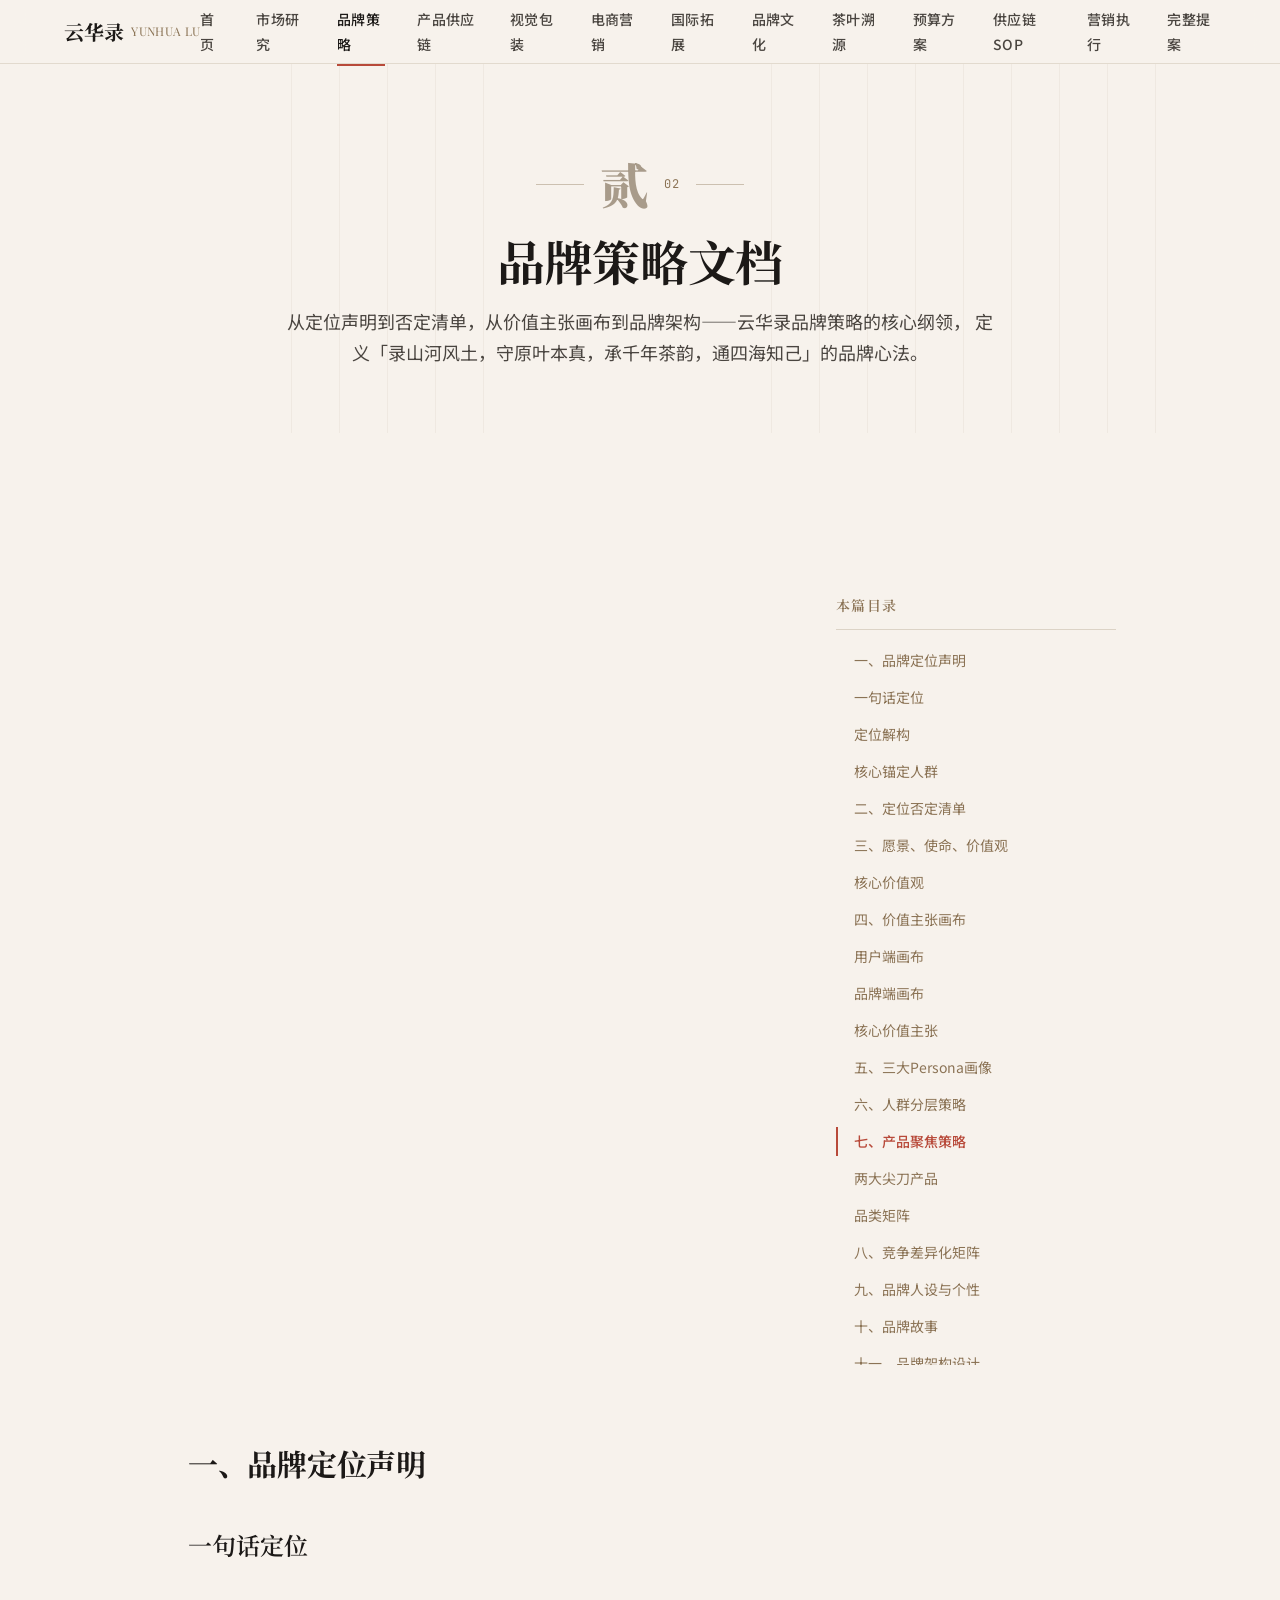
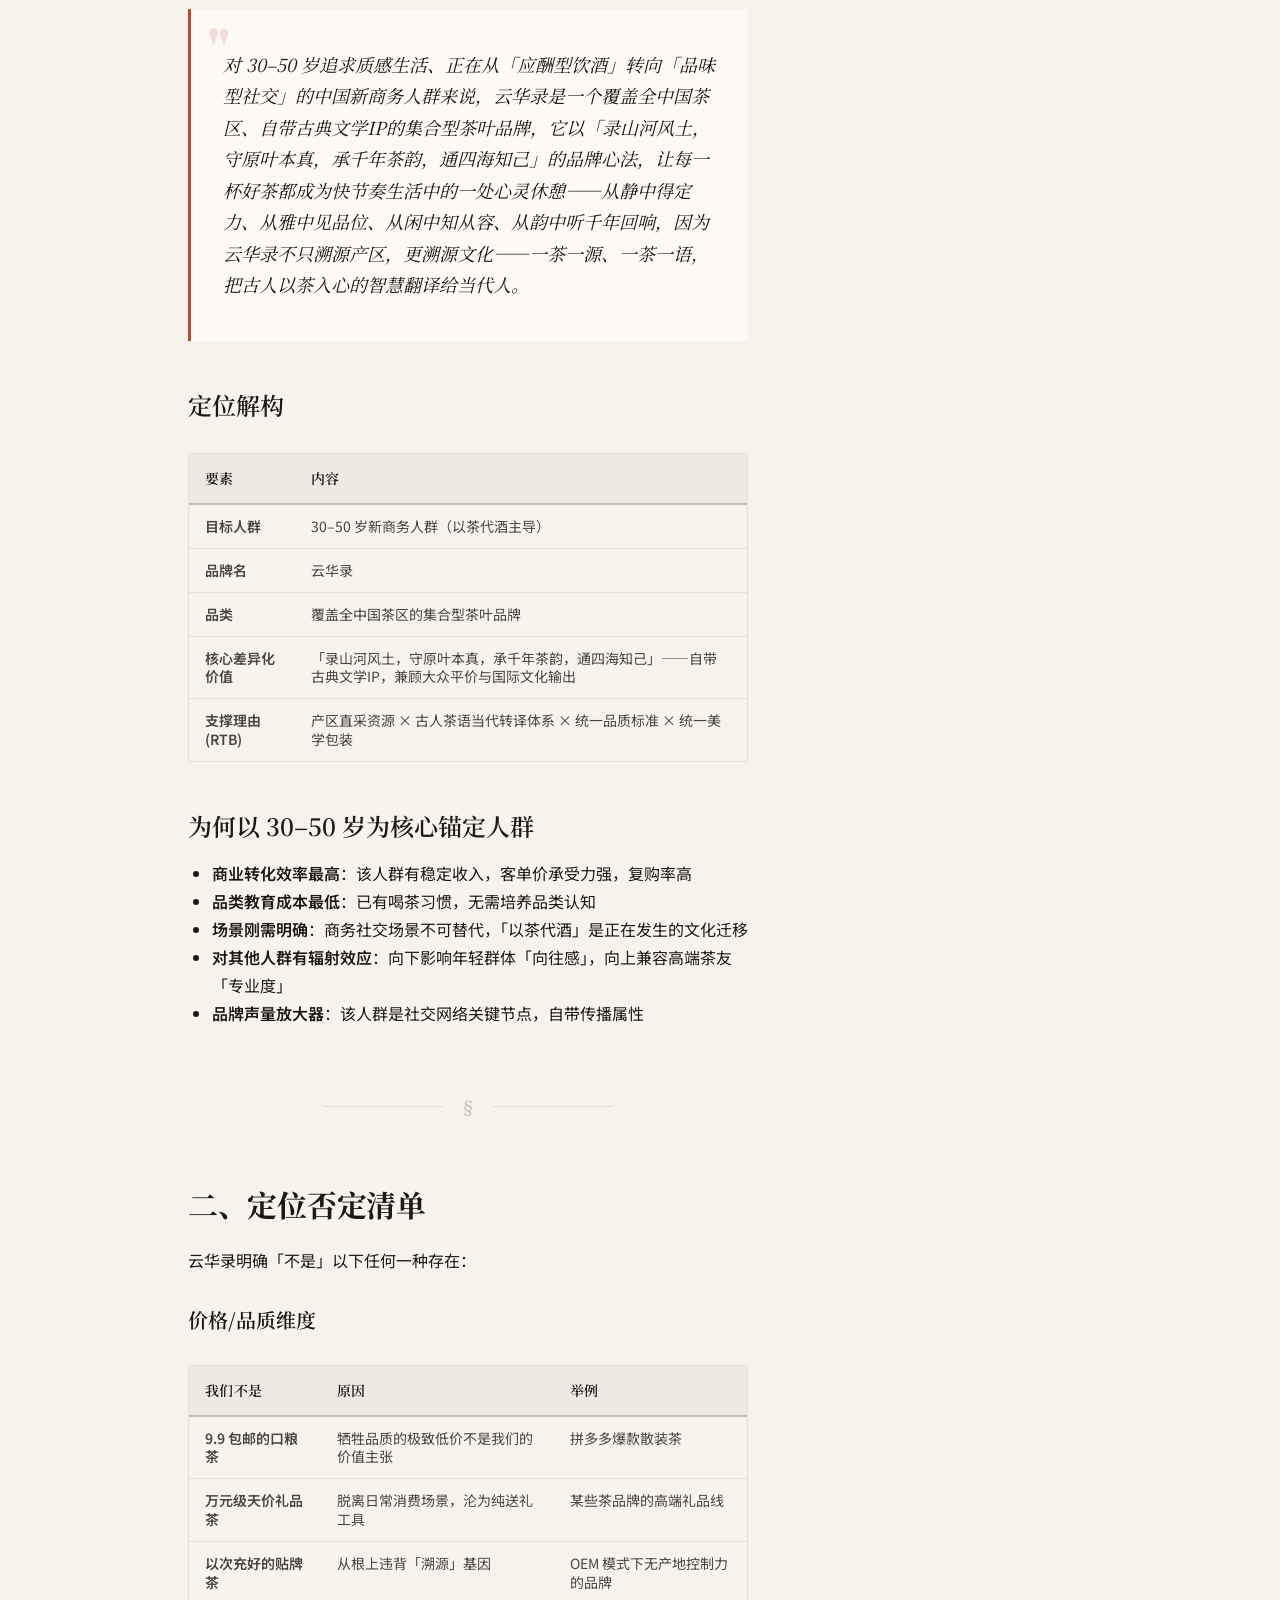
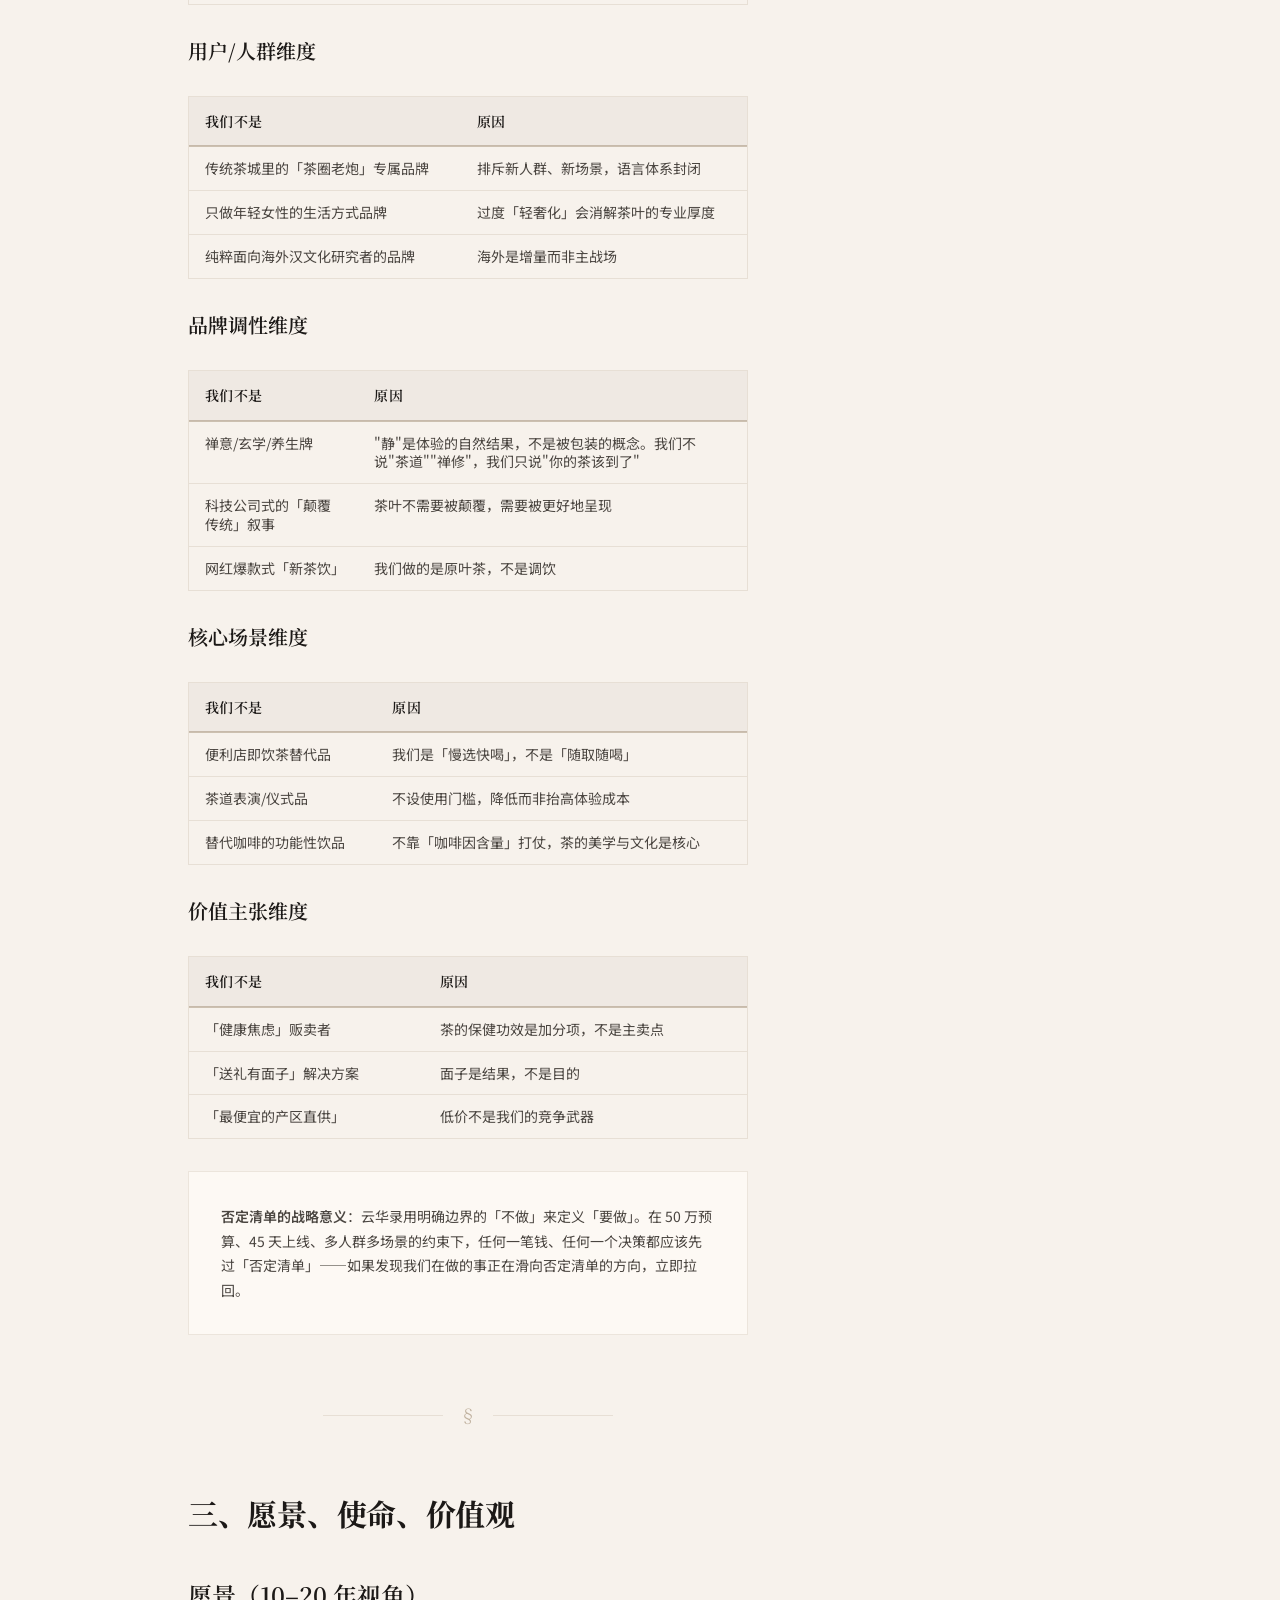
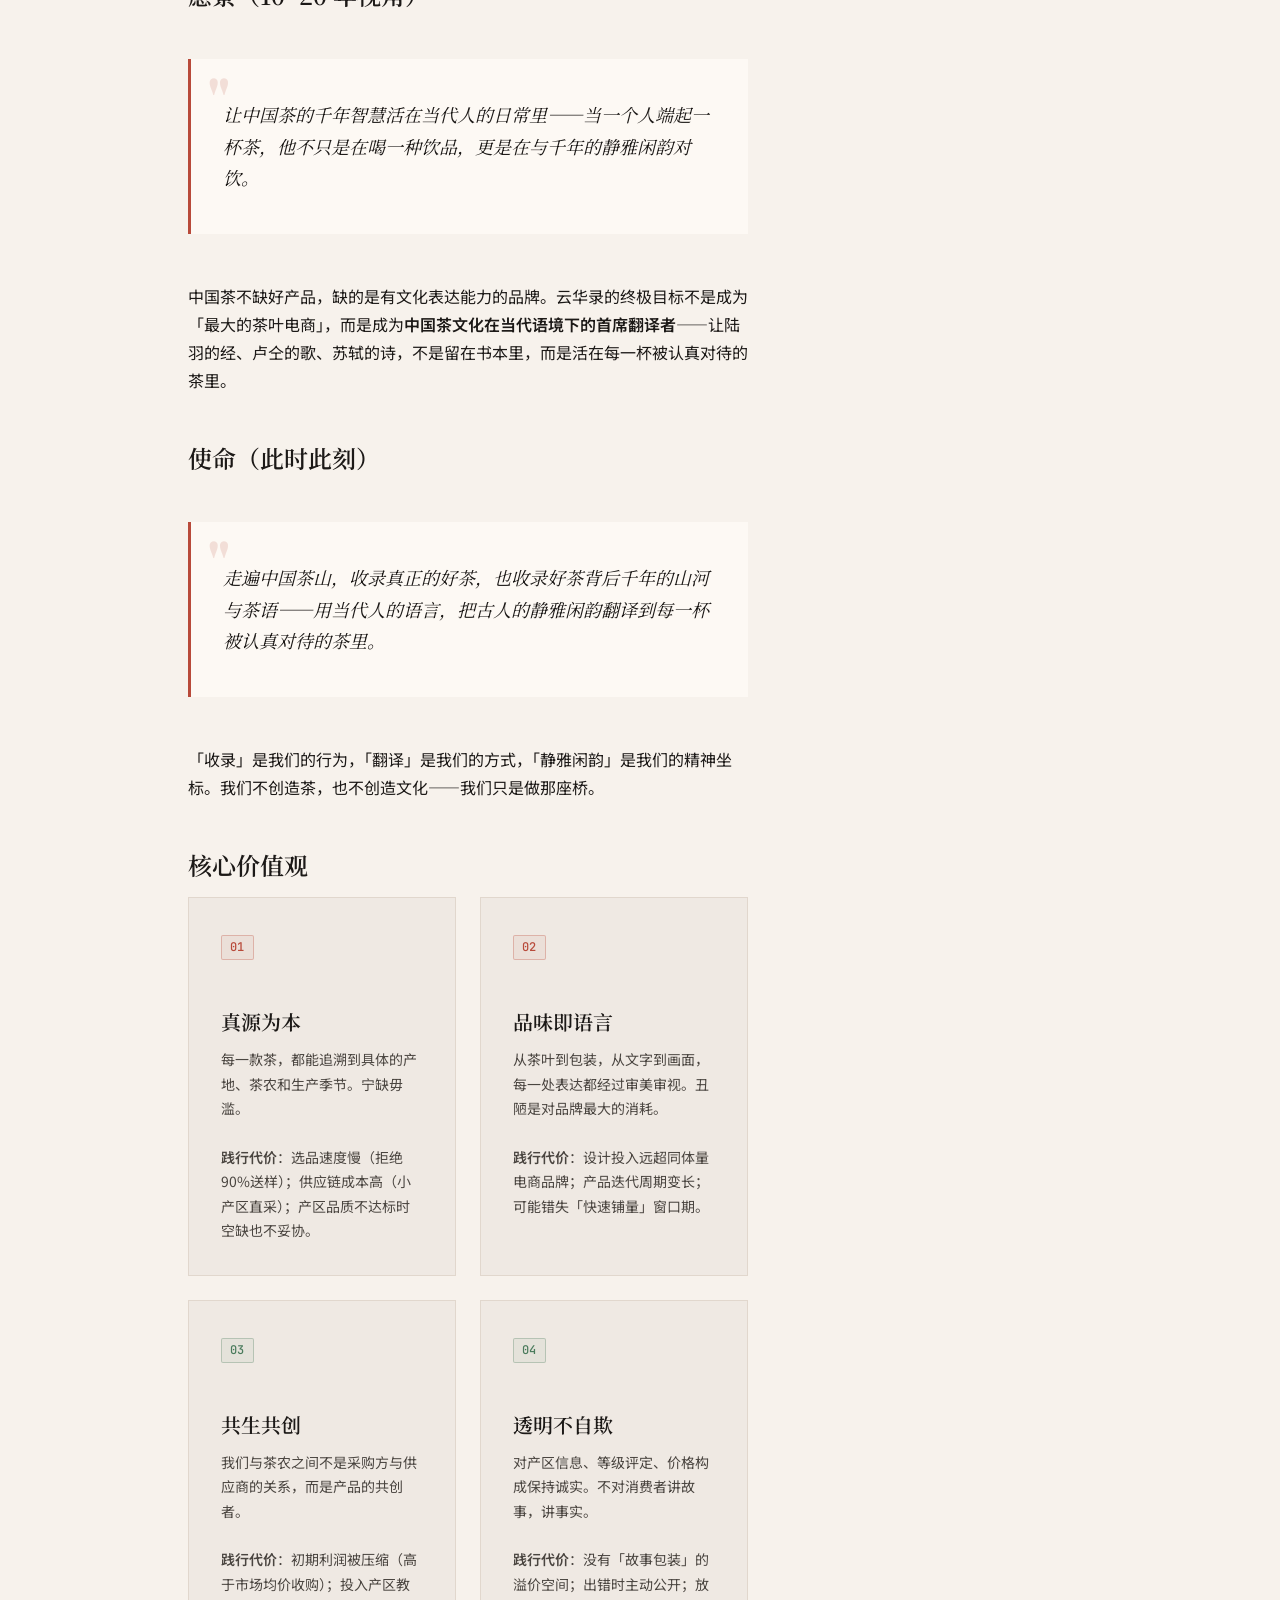
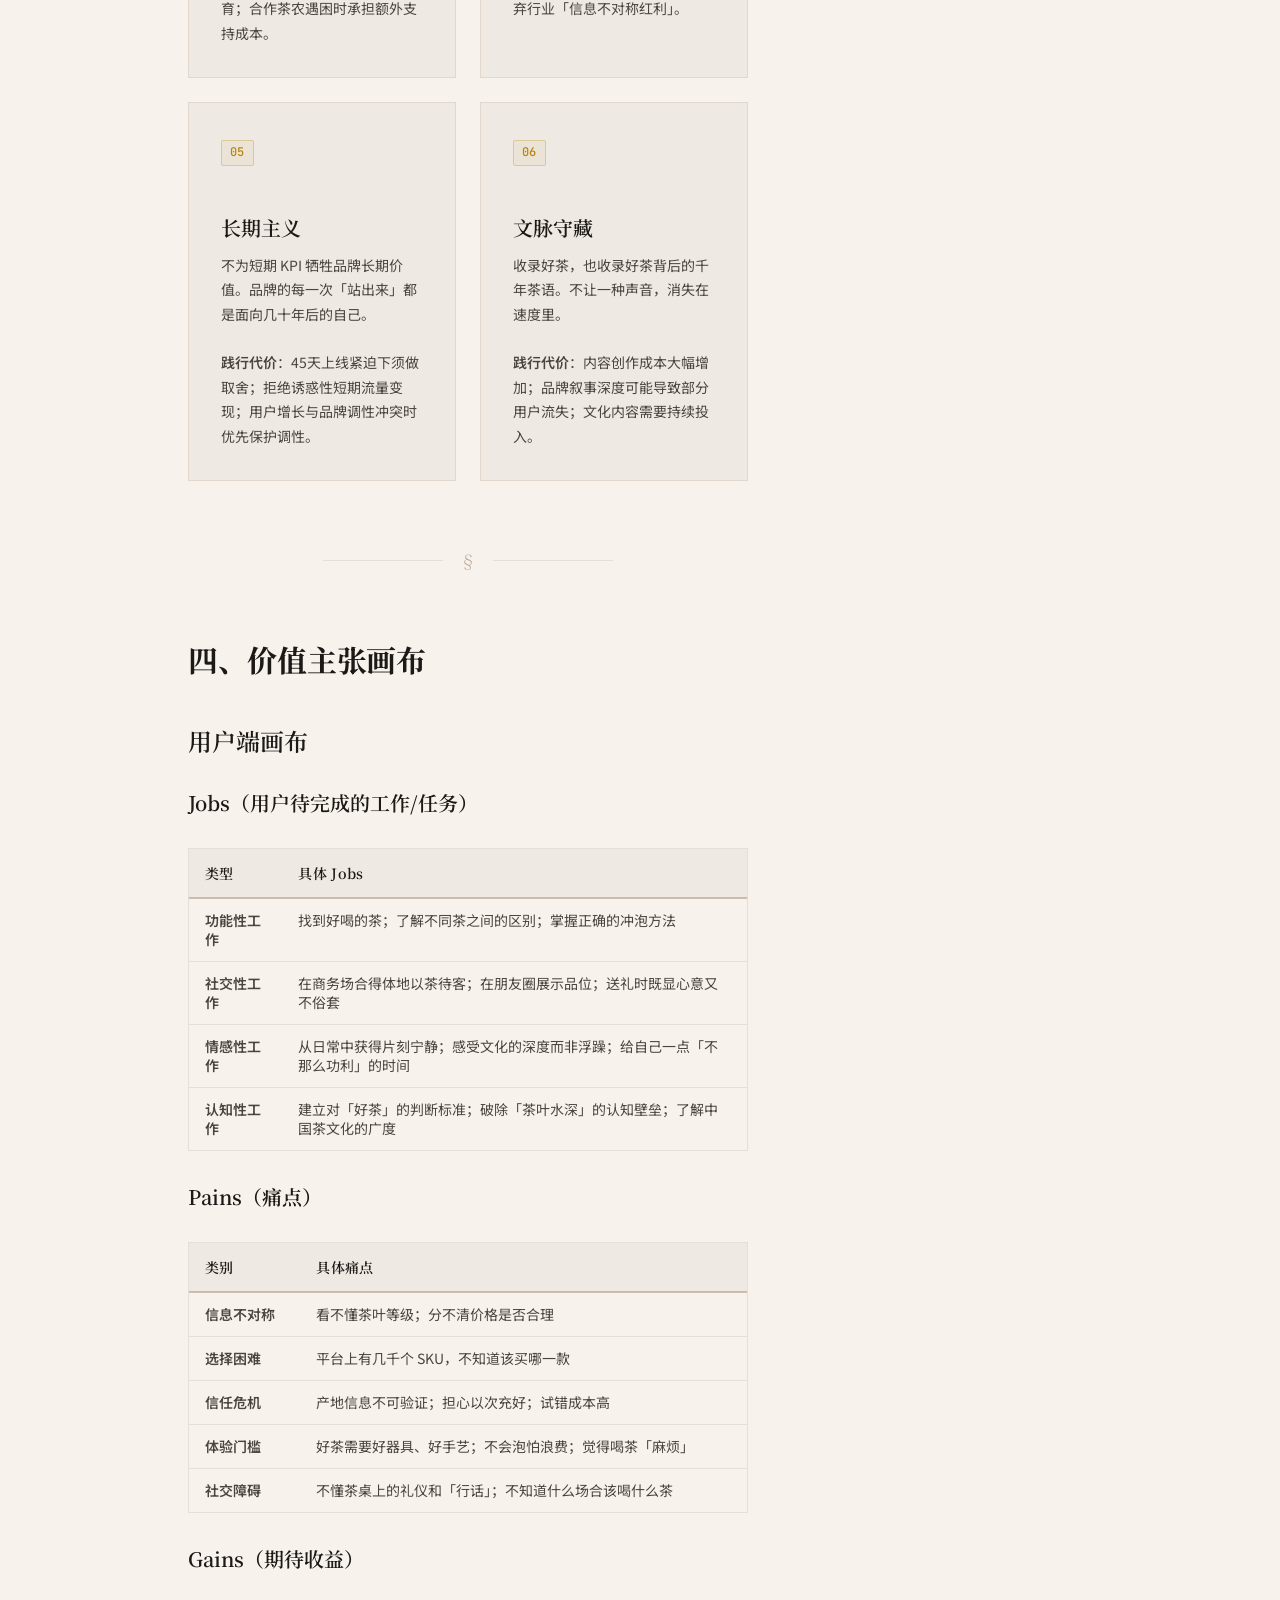
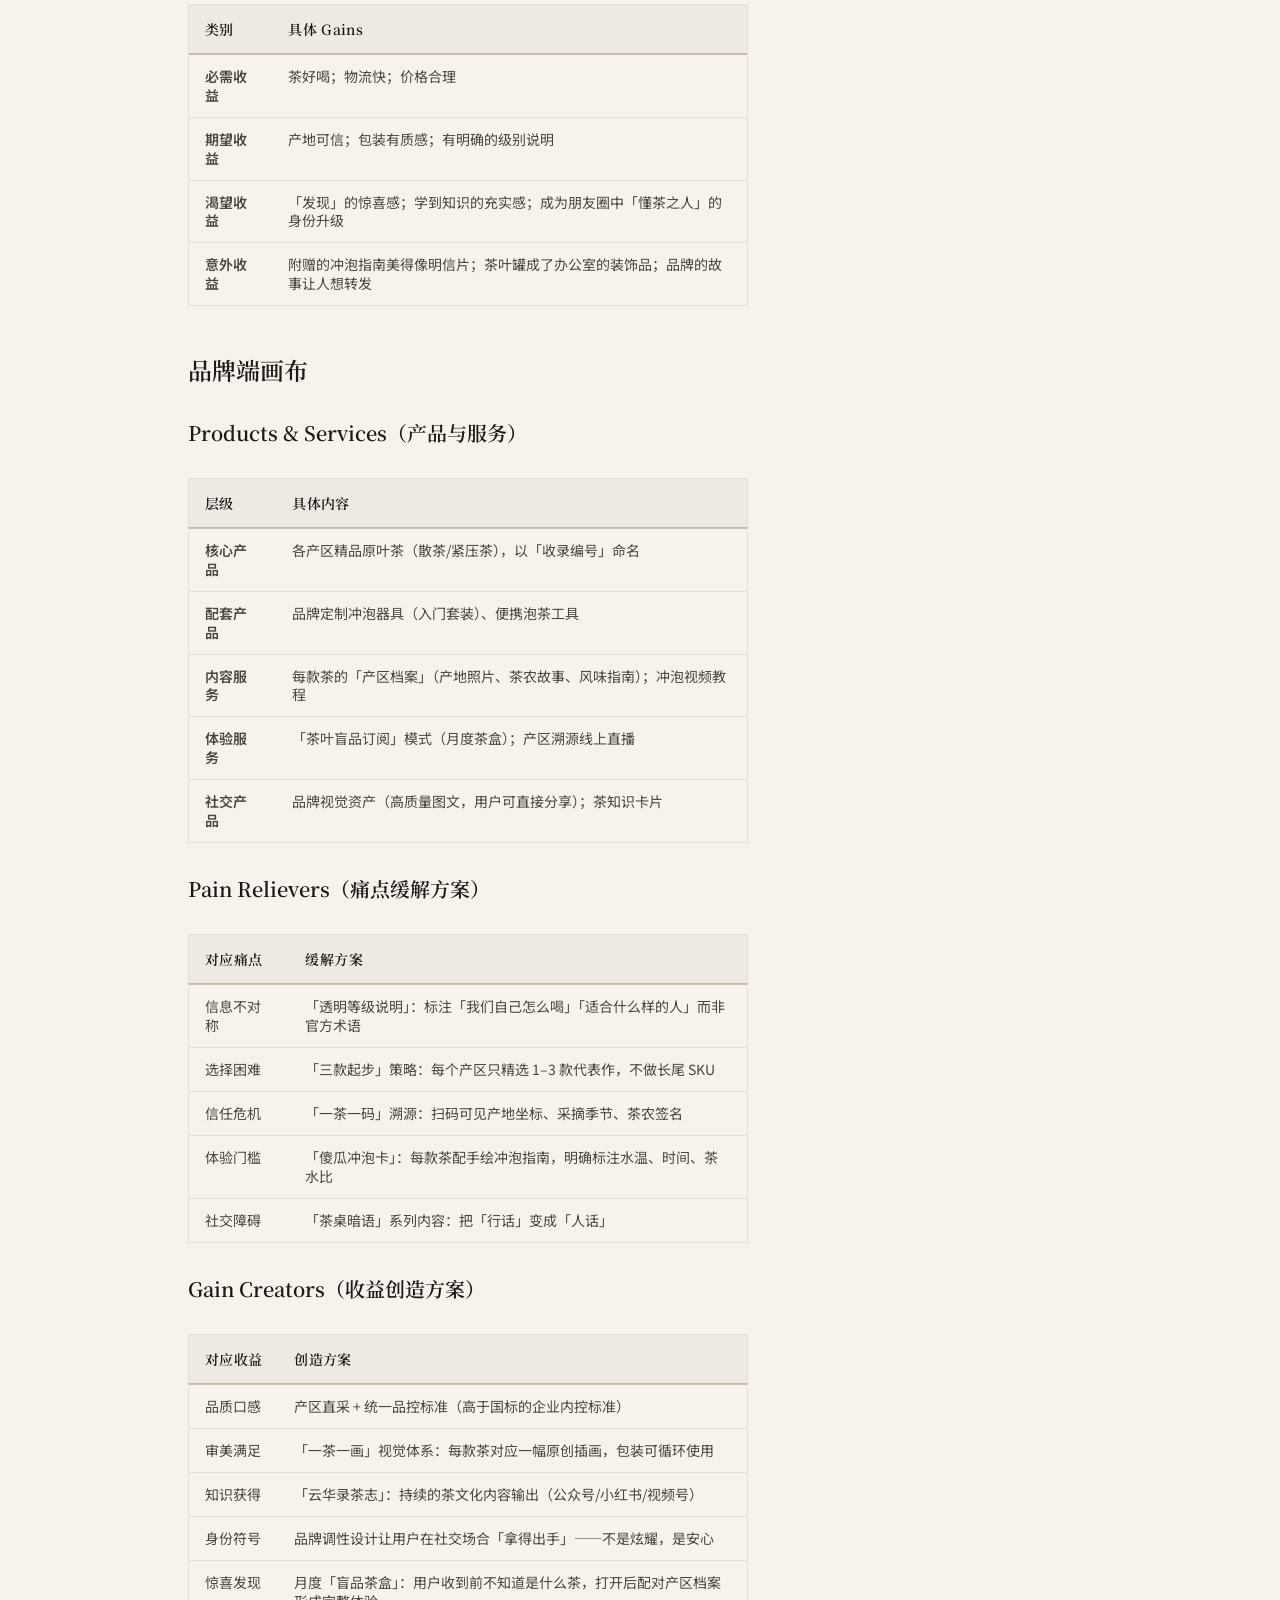
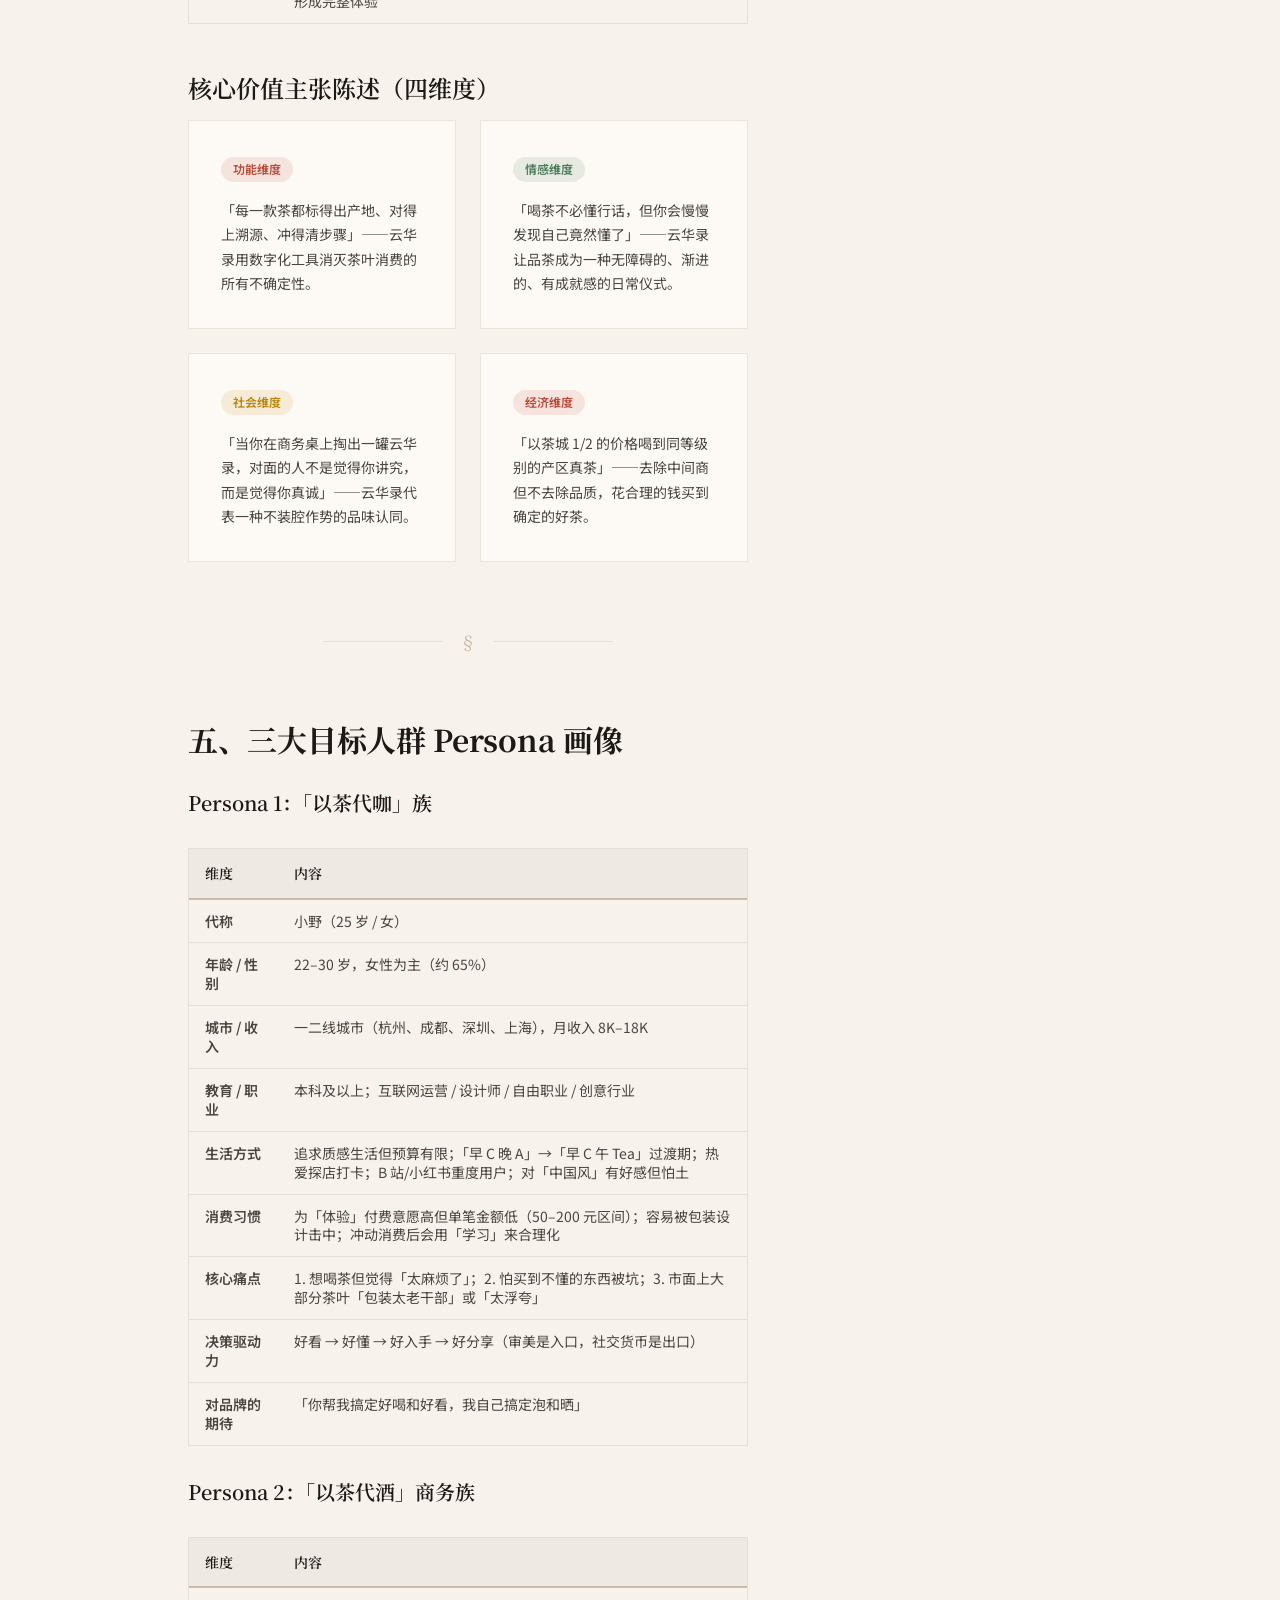
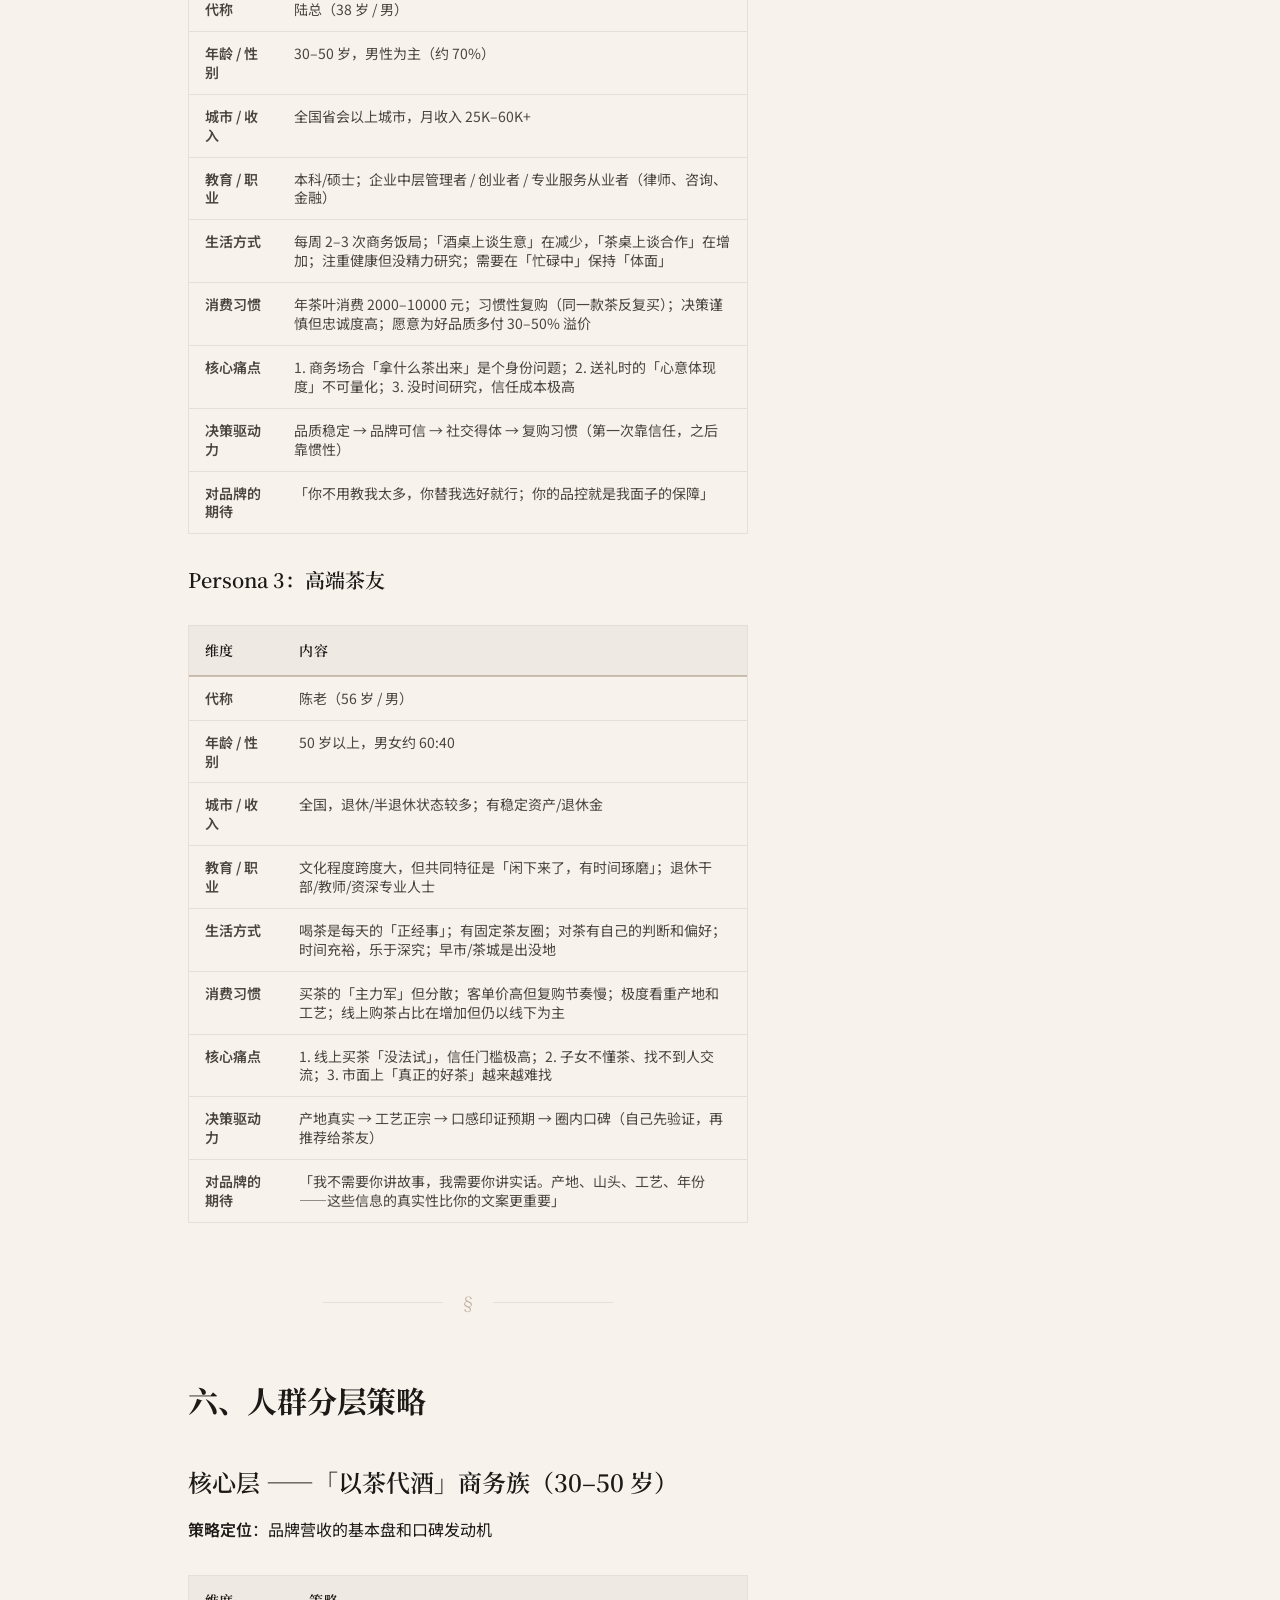
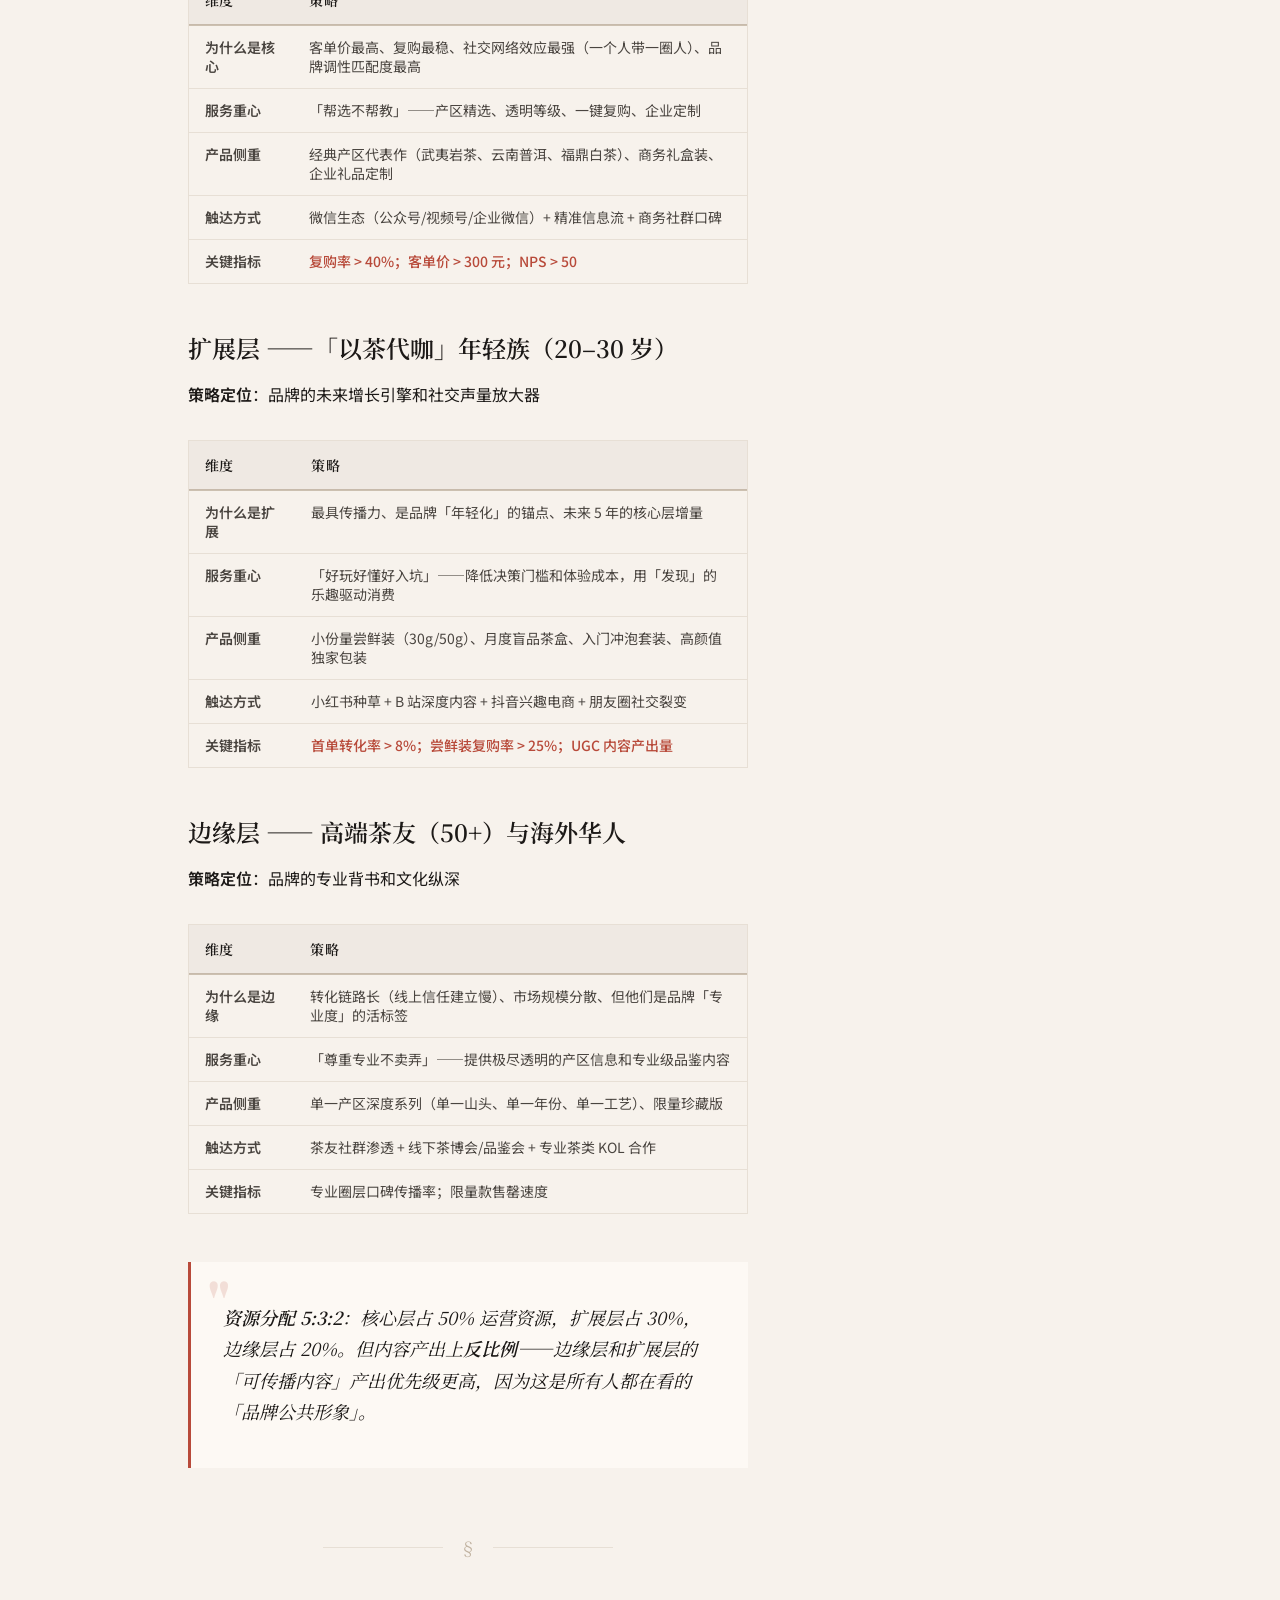
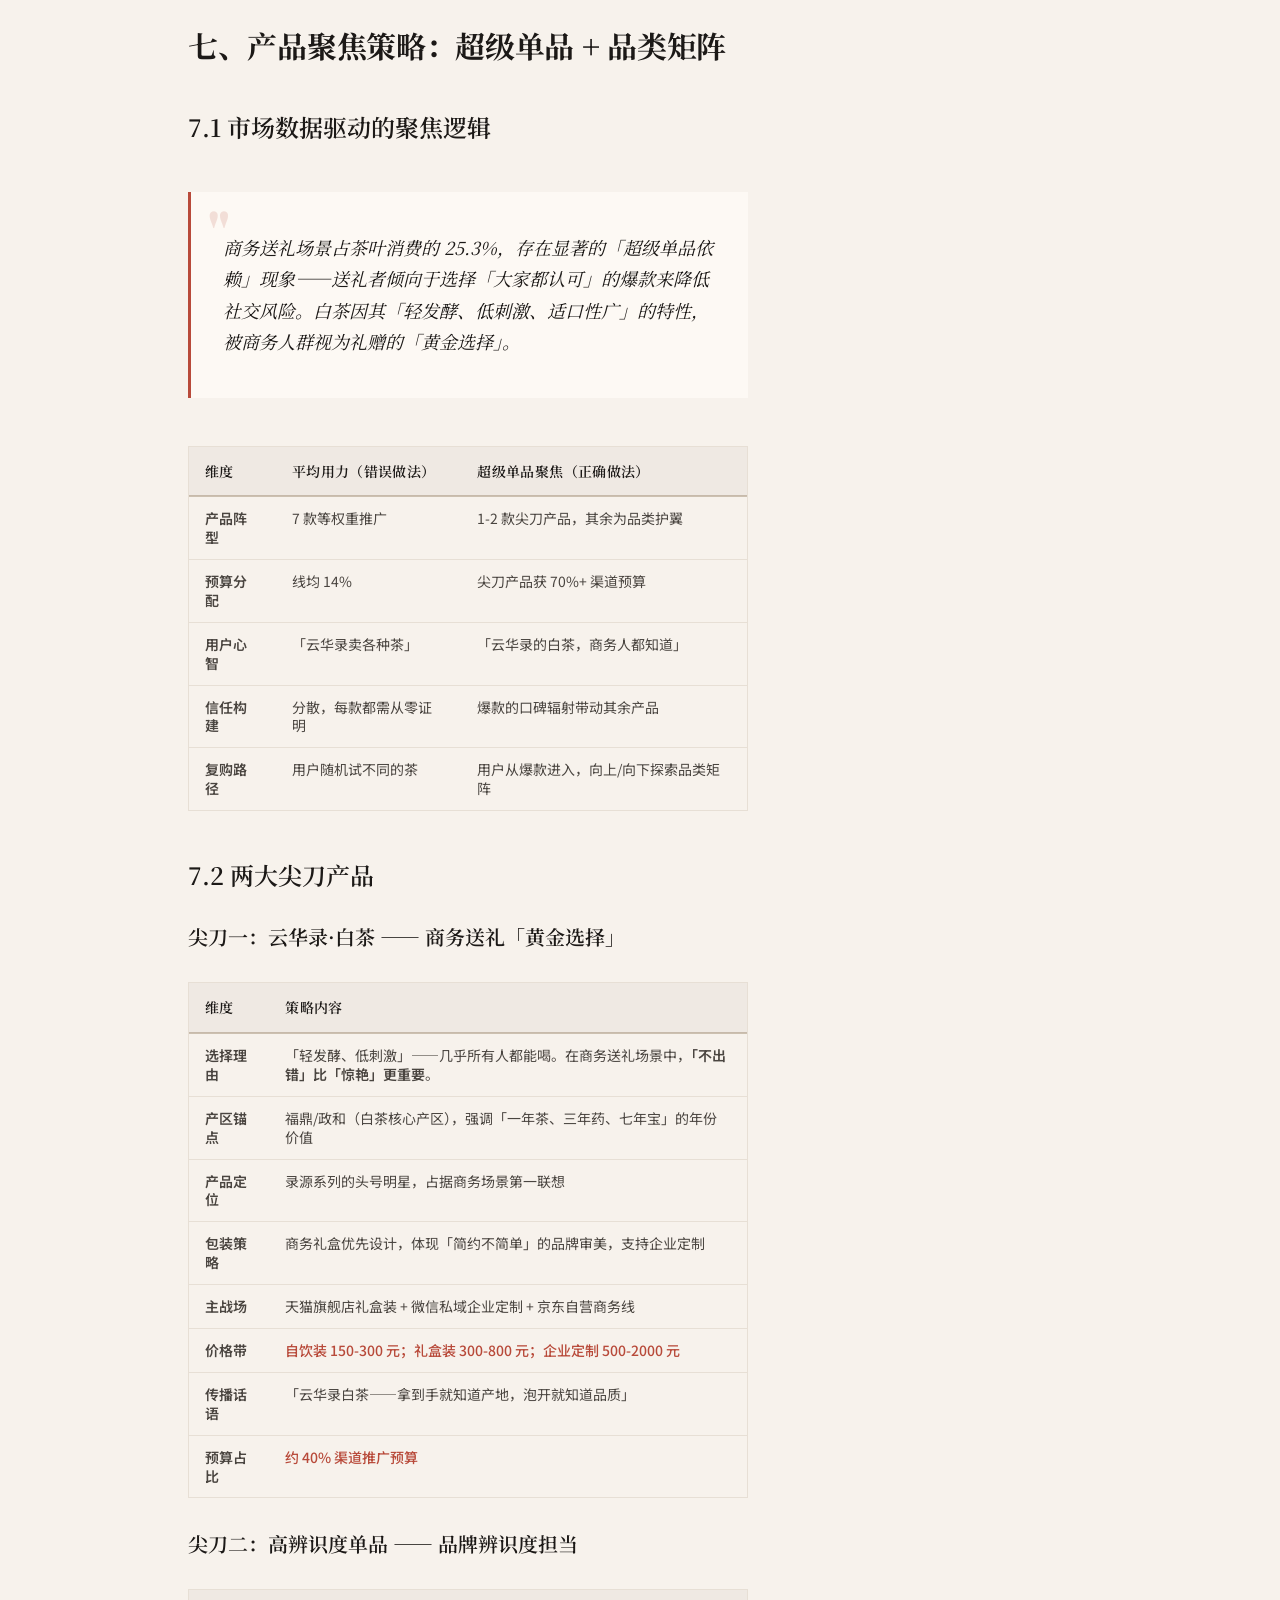
<file: pages/brand-foundation.html>
<!DOCTYPE html>
<html lang="zh-CN">
<head>
  <meta charset="UTF-8">
  <meta name="viewport" content="width=device-width, initial-scale=1.0">
  <title>品牌策略文档 · 云华录品牌全案</title>
  <meta name="description" content="云华录品牌策略核心纲领——品牌定位声明、否定清单、愿景使命价值观、价值主张画布、人群Persona、超级单品策略、品牌故事与品牌架构设计。">

  <link rel="stylesheet" href="../assets/css/tokens.css">
  <link rel="stylesheet" href="../assets/css/base.css">
  <link rel="stylesheet" href="../assets/css/layout.css">
  <link rel="stylesheet" href="../assets/css/components.css">
  <link rel="stylesheet" href="../assets/css/pages.css">
  <link rel="stylesheet" href="../assets/css/mobile-fix.css">

  <link rel="icon" href="data:image/svg+xml,<svg xmlns='http://www.w3.org/2000/svg' viewBox='0 0 36 36'><rect width='36' height='36' rx='2' fill='%23B84A3A'/><text x='18' y='26' font-size='20' font-family='serif' font-weight='bold' fill='%23F7F2EC' text-anchor='middle'>云</text></svg>">
</head>
<body>

  <div class="reading-progress" aria-hidden="true"></div>

  <!-- ==========================================================================
       全局导航
       ========================================================================== -->
  <header class="site-nav">
    <div class="site-nav-inner">
      <a href="../index.html" class="nav-logo">
        <span>云华录</span>
        <span class="nav-logo-en">YUNHUA LU</span>
      </a>

      <ul class="nav-list">
        <li><a href="../index.html" class="nav-link">首页</a></li>
        <li><a href="market-research.html" class="nav-link">市场研究</a></li>
        <li><a href="brand-foundation.html" class="nav-link active">品牌策略</a></li>
        <li><a href="product-supply.html" class="nav-link">产品供应链</a></li>
        <li><a href="visual-packaging.html" class="nav-link">视觉包装</a></li>
        <li><a href="ecommerce-marketing.html" class="nav-link">电商营销</a></li>
        <li><a href="international.html" class="nav-link">国际拓展</a></li>
        <li><a href="brand-culture.html" class="nav-link">品牌文化</a></li>
        <li><a href="tea-trace-report.html" class="nav-link">茶叶溯源</a></li>
<li><a href="budget-execution.html" class="nav-link">预算方案</a></li>
<li><a href="supply-chain-sop.html" class="nav-link">供应链SOP</a></li>
<li><a href="marketing-execution.html" class="nav-link">营销执行</a></li>
        <li><a href="full-proposal.html" class="nav-link">完整提案</a></li>
      </ul>

      <button class="nav-toggle" aria-label="打开菜单" aria-expanded="false">
        <span></span><span></span><span></span>
      </button>
    </div>
  </header>

  <div class="nav-drawer">
    <ul class="nav-drawer-list">
      <li><a href="../index.html" class="nav-drawer-link">首页</a></li>
      <li><a href="market-research.html" class="nav-drawer-link">市场研究</a></li>
      <li><a href="brand-foundation.html" class="nav-drawer-link active">品牌策略</a></li>
      <li><a href="product-supply.html" class="nav-drawer-link">产品供应链</a></li>
      <li><a href="visual-packaging.html" class="nav-drawer-link">视觉包装</a></li>
      <li><a href="ecommerce-marketing.html" class="nav-drawer-link">电商营销</a></li>
      <li><a href="international.html" class="nav-drawer-link">国际拓展</a></li>
      <li><a href="brand-culture.html" class="nav-drawer-link">品牌文化</a></li>
      <li><a href="tea-trace-report.html" class="nav-drawer-link">茶叶溯源</a></li>
<li><a href="budget-execution.html" class="nav-drawer-link">预算方案</a></li>
<li><a href="supply-chain-sop.html" class="nav-drawer-link">供应链SOP</a></li>
<li><a href="marketing-execution.html" class="nav-drawer-link">营销执行</a></li>
      <li><a href="full-proposal.html" class="nav-drawer-link">完整提案</a></li>
    </ul>
  </div>

  <!-- ==========================================================================
       页面主体
       ========================================================================== -->
    <main class="page-main">

    <!-- ===================== 篇章首屏 ===================== -->
    <header class="chapter-header">
      <div class="tea-grid-bg-fade" aria-hidden="true"></div>
      <div class="chapter-header-number">
        <span class="chapter-header-num-cn">贰</span>
        <span class="chapter-header-num-latin">02</span>
      </div>
      <h1 class="chapter-header-title">品牌策略文档</h1>
      <p class="chapter-header-lead">
        从定位声明到否定清单，从价值主张画布到品牌架构——云华录品牌策略的核心纲领， 定义「录山河风土，守原叶本真，承千年茶韵，通四海知己」的品牌心法。
      </p>
    </header>

    <!-- ===================== 阅读布局 ===================== -->
    <div class="page-layout container-wide">
      <!-- 侧边目录 -->
      <aside class="toc-sidebar">
        <button class="toc-toggle" aria-expanded="false">
          本篇目录
          <span class="toc-toggle-icon">▾</span>
        </button>
        <div class="toc-content">
          <div class="toc-title">本篇目录</div>
          <ul class="toc-list">
            <li><a href="#sec-1" class="toc-link">一、品牌定位声明</a></li>
            <li><a href="#sec-1-1" class="toc-link">一句话定位</a></li>
            <li><a href="#sec-1-2" class="toc-link">定位解构</a></li>
            <li><a href="#sec-1-3" class="toc-link">核心锚定人群</a></li>
            <li><a href="#sec-2" class="toc-link">二、定位否定清单</a></li>
            <li><a href="#sec-3" class="toc-link">三、愿景、使命、价值观</a></li>
            <li><a href="#sec-3-1" class="toc-link">核心价值观</a></li>
            <li><a href="#sec-4" class="toc-link">四、价值主张画布</a></li>
            <li><a href="#sec-4-1" class="toc-link">用户端画布</a></li>
            <li><a href="#sec-4-2" class="toc-link">品牌端画布</a></li>
            <li><a href="#sec-4-3" class="toc-link">核心价值主张</a></li>
            <li><a href="#sec-5" class="toc-link">五、三大Persona画像</a></li>
            <li><a href="#sec-6" class="toc-link">六、人群分层策略</a></li>
            <li><a href="#sec-7" class="toc-link">七、产品聚焦策略</a></li>
            <li><a href="#sec-7-1" class="toc-link">两大尖刀产品</a></li>
            <li><a href="#sec-7-2" class="toc-link">品类矩阵</a></li>
            <li><a href="#sec-8" class="toc-link">八、竞争差异化矩阵</a></li>
            <li><a href="#sec-9" class="toc-link">九、品牌人设与个性</a></li>
            <li><a href="#sec-10" class="toc-link">十、品牌故事</a></li>
            <li><a href="#sec-11" class="toc-link">十一、品牌架构设计</a></li>
            <li><a href="#sec-12" class="toc-link">附录：45天路线图</a></li>
          </ul>
        </div>
      </aside>

      <article class="page-content">

      <!-- 正文内容 -->
      <div class="article-prose">

          <!-- ========== 一、品牌定位声明 ========== -->
          <section id="sec-1">
            <h2>一、品牌定位声明</h2>

            <h3 id="sec-1-1">一句话定位</h3>
            <div class="quote-block reveal">
              <p class="quote-text">对 30–50 岁追求质感生活、正在从「应酬型饮酒」转向「品味型社交」的中国新商务人群来说，云华录是一个覆盖全中国茶区、自带古典文学IP的集合型茶叶品牌，它以「录山河风土，守原叶本真，承千年茶韵，通四海知己」的品牌心法，让每一杯好茶都成为快节奏生活中的一处心灵休憩——从静中得定力、从雅中见品位、从闲中知从容、从韵中听千年回响，因为云华录不只溯源产区，更溯源文化——一茶一源、一茶一语，把古人以茶入心的智慧翻译给当代人。</p>
            </div>

            <h3 id="sec-1-2">定位解构</h3>
            <div class="data-table-wrap reveal">
              <table class="data-table">
                <thead>
                  <tr><th>要素</th><th>内容</th></tr>
                </thead>
                <tbody>
                  <tr><td><strong>目标人群</strong></td><td>30–50 岁新商务人群（以茶代酒主导）</td></tr>
                  <tr><td><strong>品牌名</strong></td><td>云华录</td></tr>
                  <tr><td><strong>品类</strong></td><td>覆盖全中国茶区的集合型茶叶品牌</td></tr>
                  <tr><td><strong>核心差异化价值</strong></td><td>「录山河风土，守原叶本真，承千年茶韵，通四海知己」——自带古典文学IP，兼顾大众平价与国际文化输出</td></tr>
                  <tr><td><strong>支撑理由 (RTB)</strong></td><td>产区直采资源 × 古人茶语当代转译体系 × 统一品质标准 × 统一美学包装</td></tr>
                </tbody>
              </table>
            </div>

            <h3 id="sec-1-3">为何以 30–50 岁为核心锚定人群</h3>
            <ul>
              <li><strong>商业转化效率最高</strong>：该人群有稳定收入，客单价承受力强，复购率高</li>
              <li><strong>品类教育成本最低</strong>：已有喝茶习惯，无需培养品类认知</li>
              <li><strong>场景刚需明确</strong>：商务社交场景不可替代，「以茶代酒」是正在发生的文化迁移</li>
              <li><strong>对其他人群有辐射效应</strong>：向下影响年轻群体「向往感」，向上兼容高端茶友「专业度」</li>
              <li><strong>品牌声量放大器</strong>：该人群是社交网络关键节点，自带传播属性</li>
            </ul>
          </section>

          <div class="divider"><span class="divider-line"></span><span class="divider-mark">§</span><span class="divider-line"></span></div>

          <!-- ========== 二、定位否定清单 ========== -->
          <section id="sec-2">
            <h2>二、定位否定清单</h2>
            <p>云华录明确「不是」以下任何一种存在：</p>

            <h4>价格/品质维度</h4>
            <div class="data-table-wrap reveal">
              <table class="data-table">
                <thead>
                  <tr><th>我们不是</th><th>原因</th><th>举例</th></tr>
                </thead>
                <tbody>
                  <tr><td><strong>9.9 包邮的口粮茶</strong></td><td>牺牲品质的极致低价不是我们的价值主张</td><td>拼多多爆款散装茶</td></tr>
                  <tr><td><strong>万元级天价礼品茶</strong></td><td>脱离日常消费场景，沦为纯送礼工具</td><td>某些茶品牌的高端礼品线</td></tr>
                  <tr><td><strong>以次充好的贴牌茶</strong></td><td>从根上违背「溯源」基因</td><td>OEM 模式下无产地控制力的品牌</td></tr>
                </tbody>
              </table>
            </div>

            <h4>用户/人群维度</h4>
            <div class="data-table-wrap reveal">
              <table class="data-table">
                <thead>
                  <tr><th>我们不是</th><th>原因</th></tr>
                </thead>
                <tbody>
                  <tr><td>传统茶城里的「茶圈老炮」专属品牌</td><td>排斥新人群、新场景，语言体系封闭</td></tr>
                  <tr><td>只做年轻女性的生活方式品牌</td><td>过度「轻奢化」会消解茶叶的专业厚度</td></tr>
                  <tr><td>纯粹面向海外汉文化研究者的品牌</td><td>海外是增量而非主战场</td></tr>
                </tbody>
              </table>
            </div>

            <h4>品牌调性维度</h4>
            <div class="data-table-wrap reveal">
              <table class="data-table">
                <thead>
                  <tr><th>我们不是</th><th>原因</th></tr>
                </thead>
                <tbody>
                  <tr><td>禅意/玄学/养生牌</td><td>"静"是体验的自然结果，不是被包装的概念。我们不说"茶道""禅修"，我们只说"你的茶该到了"</td></tr>
                  <tr><td>科技公司式的「颠覆传统」叙事</td><td>茶叶不需要被颠覆，需要被更好地呈现</td></tr>
                  <tr><td>网红爆款式「新茶饮」</td><td>我们做的是原叶茶，不是调饮</td></tr>
                </tbody>
              </table>
            </div>

            <h4>核心场景维度</h4>
            <div class="data-table-wrap reveal">
              <table class="data-table">
                <thead>
                  <tr><th>我们不是</th><th>原因</th></tr>
                </thead>
                <tbody>
                  <tr><td>便利店即饮茶替代品</td><td>我们是「慢选快喝」，不是「随取随喝」</td></tr>
                  <tr><td>茶道表演/仪式品</td><td>不设使用门槛，降低而非抬高体验成本</td></tr>
                  <tr><td>替代咖啡的功能性饮品</td><td>不靠「咖啡因含量」打仗，茶的美学与文化是核心</td></tr>
                </tbody>
              </table>
            </div>

            <h4>价值主张维度</h4>
            <div class="data-table-wrap reveal">
              <table class="data-table">
                <thead>
                  <tr><th>我们不是</th><th>原因</th></tr>
                </thead>
                <tbody>
                  <tr><td>「健康焦虑」贩卖者</td><td>茶的保健功效是加分项，不是主卖点</td></tr>
                  <tr><td>「送礼有面子」解决方案</td><td>面子是结果，不是目的</td></tr>
                  <tr><td>「最便宜的产区直供」</td><td>低价不是我们的竞争武器</td></tr>
                </tbody>
              </table>
            </div>

            <div class="info-card reveal">
              <div class="info-card-body">
                <p><strong>否定清单的战略意义</strong>：云华录用明确边界的「不做」来定义「要做」。在 50 万预算、45 天上线、多人群多场景的约束下，任何一笔钱、任何一个决策都应该先过「否定清单」——如果发现我们在做的事正在滑向否定清单的方向，立即拉回。</p>
              </div>
            </div>
          </section>

          <div class="divider"><span class="divider-line"></span><span class="divider-mark">§</span><span class="divider-line"></span></div>

          <!-- ========== 三、愿景、使命、价值观 ========== -->
          <section id="sec-3">
            <h2>三、愿景、使命、价值观</h2>

            <h3>愿景（10–20 年视角）</h3>
            <div class="quote-block reveal">
              <p class="quote-text">让中国茶的千年智慧活在当代人的日常里——当一个人端起一杯茶，他不只是在喝一种饮品，更是在与千年的静雅闲韵对饮。</p>
            </div>
            <p>中国茶不缺好产品，缺的是有文化表达能力的品牌。云华录的终极目标不是成为「最大的茶叶电商」，而是成为<strong>中国茶文化在当代语境下的首席翻译者</strong>——让陆羽的经、卢仝的歌、苏轼的诗，不是留在书本里，而是活在每一杯被认真对待的茶里。</p>

            <h3>使命（此时此刻）</h3>
            <div class="quote-block reveal">
              <p class="quote-text">走遍中国茶山，收录真正的好茶，也收录好茶背后千年的山河与茶语——用当代人的语言，把古人的静雅闲韵翻译到每一杯被认真对待的茶里。</p>
            </div>
            <p>「收录」是我们的行为，「翻译」是我们的方式，「静雅闲韵」是我们的精神坐标。我们不创造茶，也不创造文化——我们只是做那座桥。</p>

            <h3 id="sec-3-1">核心价值观</h3>

            <div class="card-grid card-grid-2 reveal">
              <div class="info-card info-card-alt">
                <span class="tag tag-vermilion mb-4">01</span>
                <h4 class="info-card-title">真源为本</h4>
                <div class="info-card-body">
                  <p>每一款茶，都能追溯到具体的产地、茶农和生产季节。宁缺毋滥。</p>
                  <p><strong>践行代价</strong>：选品速度慢（拒绝90%送样）；供应链成本高（小产区直采）；产区品质不达标时空缺也不妥协。</p>
                </div>
              </div>
              <div class="info-card info-card-alt">
                <span class="tag tag-vermilion mb-4">02</span>
                <h4 class="info-card-title">品味即语言</h4>
                <div class="info-card-body">
                  <p>从茶叶到包装，从文字到画面，每一处表达都经过审美审视。丑陋是对品牌最大的消耗。</p>
                  <p><strong>践行代价</strong>：设计投入远超同体量电商品牌；产品迭代周期变长；可能错失「快速铺量」窗口期。</p>
                </div>
              </div>
              <div class="info-card info-card-alt">
                <span class="tag tag-pine mb-4">03</span>
                <h4 class="info-card-title">共生共创</h4>
                <div class="info-card-body">
                  <p>我们与茶农之间不是采购方与供应商的关系，而是产品的共创者。</p>
                  <p><strong>践行代价</strong>：初期利润被压缩（高于市场均价收购）；投入产区教育；合作茶农遇困时承担额外支持成本。</p>
                </div>
              </div>
              <div class="info-card info-card-alt">
                <span class="tag tag-pine mb-4">04</span>
                <h4 class="info-card-title">透明不自欺</h4>
                <div class="info-card-body">
                  <p>对产区信息、等级评定、价格构成保持诚实。不对消费者讲故事，讲事实。</p>
                  <p><strong>践行代价</strong>：没有「故事包装」的溢价空间；出错时主动公开；放弃行业「信息不对称红利」。</p>
                </div>
              </div>
              <div class="info-card info-card-alt">
                <span class="tag tag-gold mb-4">05</span>
                <h4 class="info-card-title">长期主义</h4>
                <div class="info-card-body">
                  <p>不为短期 KPI 牺牲品牌长期价值。品牌的每一次「站出来」都是面向几十年后的自己。</p>
                  <p><strong>践行代价</strong>：45天上线紧迫下须做取舍；拒绝诱惑性短期流量变现；用户增长与品牌调性冲突时优先保护调性。</p>
                </div>
              </div>
              <div class="info-card info-card-alt">
                <span class="tag tag-gold mb-4">06</span>
                <h4 class="info-card-title">文脉守藏</h4>
                <div class="info-card-body">
                  <p>收录好茶，也收录好茶背后的千年茶语。不让一种声音，消失在速度里。</p>
                  <p><strong>践行代价</strong>：内容创作成本大幅增加；品牌叙事深度可能导致部分用户流失；文化内容需要持续投入。</p>
                </div>
              </div>
            </div>
          </section>

          <div class="divider"><span class="divider-line"></span><span class="divider-mark">§</span><span class="divider-line"></span></div>

          <!-- ========== 四、价值主张画布 ========== -->
          <section id="sec-4">
            <h2>四、价值主张画布</h2>

            <h3 id="sec-4-1">用户端画布</h3>

            <h4>Jobs（用户待完成的工作/任务）</h4>
            <div class="data-table-wrap reveal">
              <table class="data-table">
                <thead>
                  <tr><th>类型</th><th>具体 Jobs</th></tr>
                </thead>
                <tbody>
                  <tr><td><strong>功能性工作</strong></td><td>找到好喝的茶；了解不同茶之间的区别；掌握正确的冲泡方法</td></tr>
                  <tr><td><strong>社交性工作</strong></td><td>在商务场合得体地以茶待客；在朋友圈展示品位；送礼时既显心意又不俗套</td></tr>
                  <tr><td><strong>情感性工作</strong></td><td>从日常中获得片刻宁静；感受文化的深度而非浮躁；给自己一点「不那么功利」的时间</td></tr>
                  <tr><td><strong>认知性工作</strong></td><td>建立对「好茶」的判断标准；破除「茶叶水深」的认知壁垒；了解中国茶文化的广度</td></tr>
                </tbody>
              </table>
            </div>

            <h4>Pains（痛点）</h4>
            <div class="data-table-wrap reveal">
              <table class="data-table">
                <thead>
                  <tr><th>类别</th><th>具体痛点</th></tr>
                </thead>
                <tbody>
                  <tr><td><strong>信息不对称</strong></td><td>看不懂茶叶等级；分不清价格是否合理</td></tr>
                  <tr><td><strong>选择困难</strong></td><td>平台上有几千个 SKU，不知道该买哪一款</td></tr>
                  <tr><td><strong>信任危机</strong></td><td>产地信息不可验证；担心以次充好；试错成本高</td></tr>
                  <tr><td><strong>体验门槛</strong></td><td>好茶需要好器具、好手艺；不会泡怕浪费；觉得喝茶「麻烦」</td></tr>
                  <tr><td><strong>社交障碍</strong></td><td>不懂茶桌上的礼仪和「行话」；不知道什么场合该喝什么茶</td></tr>
                </tbody>
              </table>
            </div>

            <h4>Gains（期待收益）</h4>
            <div class="data-table-wrap reveal">
              <table class="data-table">
                <thead>
                  <tr><th>类别</th><th>具体 Gains</th></tr>
                </thead>
                <tbody>
                  <tr><td><strong>必需收益</strong></td><td>茶好喝；物流快；价格合理</td></tr>
                  <tr><td><strong>期望收益</strong></td><td>产地可信；包装有质感；有明确的级别说明</td></tr>
                  <tr><td><strong>渴望收益</strong></td><td>「发现」的惊喜感；学到知识的充实感；成为朋友圈中「懂茶之人」的身份升级</td></tr>
                  <tr><td><strong>意外收益</strong></td><td>附赠的冲泡指南美得像明信片；茶叶罐成了办公室的装饰品；品牌的故事让人想转发</td></tr>
                </tbody>
              </table>
            </div>

            <h3 id="sec-4-2">品牌端画布</h3>

            <h4>Products &amp; Services（产品与服务）</h4>
            <div class="data-table-wrap reveal">
              <table class="data-table">
                <thead>
                  <tr><th>层级</th><th>具体内容</th></tr>
                </thead>
                <tbody>
                  <tr><td><strong>核心产品</strong></td><td>各产区精品原叶茶（散茶/紧压茶），以「收录编号」命名</td></tr>
                  <tr><td><strong>配套产品</strong></td><td>品牌定制冲泡器具（入门套装）、便携泡茶工具</td></tr>
                  <tr><td><strong>内容服务</strong></td><td>每款茶的「产区档案」（产地照片、茶农故事、风味指南）；冲泡视频教程</td></tr>
                  <tr><td><strong>体验服务</strong></td><td>「茶叶盲品订阅」模式（月度茶盒）；产区溯源线上直播</td></tr>
                  <tr><td><strong>社交产品</strong></td><td>品牌视觉资产（高质量图文，用户可直接分享）；茶知识卡片</td></tr>
                </tbody>
              </table>
            </div>

            <h4>Pain Relievers（痛点缓解方案）</h4>
            <div class="data-table-wrap reveal">
              <table class="data-table">
                <thead>
                  <tr><th>对应痛点</th><th>缓解方案</th></tr>
                </thead>
                <tbody>
                  <tr><td>信息不对称</td><td>「透明等级说明」：标注「我们自己怎么喝」「适合什么样的人」而非官方术语</td></tr>
                  <tr><td>选择困难</td><td>「三款起步」策略：每个产区只精选 1–3 款代表作，不做长尾 SKU</td></tr>
                  <tr><td>信任危机</td><td>「一茶一码」溯源：扫码可见产地坐标、采摘季节、茶农签名</td></tr>
                  <tr><td>体验门槛</td><td>「傻瓜冲泡卡」：每款茶配手绘冲泡指南，明确标注水温、时间、茶水比</td></tr>
                  <tr><td>社交障碍</td><td>「茶桌暗语」系列内容：把「行话」变成「人话」</td></tr>
                </tbody>
              </table>
            </div>

            <h4>Gain Creators（收益创造方案）</h4>
            <div class="data-table-wrap reveal">
              <table class="data-table">
                <thead>
                  <tr><th>对应收益</th><th>创造方案</th></tr>
                </thead>
                <tbody>
                  <tr><td>品质口感</td><td>产区直采 + 统一品控标准（高于国标的企业内控标准）</td></tr>
                  <tr><td>审美满足</td><td>「一茶一画」视觉体系：每款茶对应一幅原创插画，包装可循环使用</td></tr>
                  <tr><td>知识获得</td><td>「云华录茶志」：持续的茶文化内容输出（公众号/小红书/视频号）</td></tr>
                  <tr><td>身份符号</td><td>品牌调性设计让用户在社交场合「拿得出手」——不是炫耀，是安心</td></tr>
                  <tr><td>惊喜发现</td><td>月度「盲品茶盒」：用户收到前不知道是什么茶，打开后配对产区档案形成完整体验</td></tr>
                </tbody>
              </table>
            </div>

            <h3 id="sec-4-3">核心价值主张陈述（四维度）</h3>

            <div class="card-grid card-grid-2 reveal">
              <div class="info-card">
                <span class="badge badge-vermilion mb-4">功能维度</span>
                <div class="info-card-body">
                  <p>「每一款茶都标得出产地、对得上溯源、冲得清步骤」——云华录用数字化工具消灭茶叶消费的所有不确定性。</p>
                </div>
              </div>
              <div class="info-card">
                <span class="badge badge-pine mb-4">情感维度</span>
                <div class="info-card-body">
                  <p>「喝茶不必懂行话，但你会慢慢发现自己竟然懂了」——云华录让品茶成为一种无障碍的、渐进的、有成就感的日常仪式。</p>
                </div>
              </div>
              <div class="info-card">
                <span class="badge badge-gold mb-4">社会维度</span>
                <div class="info-card-body">
                  <p>「当你在商务桌上掏出一罐云华录，对面的人不是觉得你讲究，而是觉得你真诚」——云华录代表一种不装腔作势的品味认同。</p>
                </div>
              </div>
              <div class="info-card">
                <span class="badge badge-vermilion mb-4">经济维度</span>
                <div class="info-card-body">
                  <p>「以茶城 1/2 的价格喝到同等级别的产区真茶」——去除中间商但不去除品质，花合理的钱买到确定的好茶。</p>
                </div>
              </div>
            </div>
          </section>

          <div class="divider"><span class="divider-line"></span><span class="divider-mark">§</span><span class="divider-line"></span></div>

          <!-- ========== 五、三大目标人群 Persona 画像 ========== -->
          <section id="sec-5">
            <h2>五、三大目标人群 Persona 画像</h2>

            <h4>Persona 1：「以茶代咖」族</h4>
            <div class="data-table-wrap reveal">
              <table class="data-table">
                <thead>
                  <tr><th>维度</th><th>内容</th></tr>
                </thead>
                <tbody>
                  <tr><td><strong>代称</strong></td><td>小野（25 岁 / 女）</td></tr>
                  <tr><td><strong>年龄 / 性别</strong></td><td>22–30 岁，女性为主（约 65%）</td></tr>
                  <tr><td><strong>城市 / 收入</strong></td><td>一二线城市（杭州、成都、深圳、上海），月收入 8K–18K</td></tr>
                  <tr><td><strong>教育 / 职业</strong></td><td>本科及以上；互联网运营 / 设计师 / 自由职业 / 创意行业</td></tr>
                  <tr><td><strong>生活方式</strong></td><td>追求质感生活但预算有限；「早 C 晚 A」→「早 C 午 Tea」过渡期；热爱探店打卡；B 站/小红书重度用户；对「中国风」有好感但怕土</td></tr>
                  <tr><td><strong>消费习惯</strong></td><td>为「体验」付费意愿高但单笔金额低（50–200 元区间）；容易被包装设计击中；冲动消费后会用「学习」来合理化</td></tr>
                  <tr><td><strong>核心痛点</strong></td><td>1. 想喝茶但觉得「太麻烦了」；2. 怕买到不懂的东西被坑；3. 市面上大部分茶叶「包装太老干部」或「太浮夸」</td></tr>
                  <tr><td><strong>决策驱动力</strong></td><td>好看 → 好懂 → 好入手 → 好分享（审美是入口，社交货币是出口）</td></tr>
                  <tr><td><strong>对品牌的期待</strong></td><td>「你帮我搞定好喝和好看，我自己搞定泡和晒」</td></tr>
                </tbody>
              </table>
            </div>

            <h4>Persona 2：「以茶代酒」商务族</h4>
            <div class="data-table-wrap reveal">
              <table class="data-table">
                <thead>
                  <tr><th>维度</th><th>内容</th></tr>
                </thead>
                <tbody>
                  <tr><td><strong>代称</strong></td><td>陆总（38 岁 / 男）</td></tr>
                  <tr><td><strong>年龄 / 性别</strong></td><td>30–50 岁，男性为主（约 70%）</td></tr>
                  <tr><td><strong>城市 / 收入</strong></td><td>全国省会以上城市，月收入 25K–60K+</td></tr>
                  <tr><td><strong>教育 / 职业</strong></td><td>本科/硕士；企业中层管理者 / 创业者 / 专业服务从业者（律师、咨询、金融）</td></tr>
                  <tr><td><strong>生活方式</strong></td><td>每周 2–3 次商务饭局；「酒桌上谈生意」在减少，「茶桌上谈合作」在增加；注重健康但没精力研究；需要在「忙碌中」保持「体面」</td></tr>
                  <tr><td><strong>消费习惯</strong></td><td>年茶叶消费 2000–10000 元；习惯性复购（同一款茶反复买）；决策谨慎但忠诚度高；愿意为好品质多付 30–50% 溢价</td></tr>
                  <tr><td><strong>核心痛点</strong></td><td>1. 商务场合「拿什么茶出来」是个身份问题；2. 送礼时的「心意体现度」不可量化；3. 没时间研究，信任成本极高</td></tr>
                  <tr><td><strong>决策驱动力</strong></td><td>品质稳定 → 品牌可信 → 社交得体 → 复购习惯（第一次靠信任，之后靠惯性）</td></tr>
                  <tr><td><strong>对品牌的期待</strong></td><td>「你不用教我太多，你替我选好就行；你的品控就是我面子的保障」</td></tr>
                </tbody>
              </table>
            </div>

            <h4>Persona 3：高端茶友</h4>
            <div class="data-table-wrap reveal">
              <table class="data-table">
                <thead>
                  <tr><th>维度</th><th>内容</th></tr>
                </thead>
                <tbody>
                  <tr><td><strong>代称</strong></td><td>陈老（56 岁 / 男）</td></tr>
                  <tr><td><strong>年龄 / 性别</strong></td><td>50 岁以上，男女约 60:40</td></tr>
                  <tr><td><strong>城市 / 收入</strong></td><td>全国，退休/半退休状态较多；有稳定资产/退休金</td></tr>
                  <tr><td><strong>教育 / 职业</strong></td><td>文化程度跨度大，但共同特征是「闲下来了，有时间琢磨」；退休干部/教师/资深专业人士</td></tr>
                  <tr><td><strong>生活方式</strong></td><td>喝茶是每天的「正经事」；有固定茶友圈；对茶有自己的判断和偏好；时间充裕，乐于深究；早市/茶城是出没地</td></tr>
                  <tr><td><strong>消费习惯</strong></td><td>买茶的「主力军」但分散；客单价高但复购节奏慢；极度看重产地和工艺；线上购茶占比在增加但仍以线下为主</td></tr>
                  <tr><td><strong>核心痛点</strong></td><td>1. 线上买茶「没法试」，信任门槛极高；2. 子女不懂茶、找不到人交流；3. 市面上「真正的好茶」越来越难找</td></tr>
                  <tr><td><strong>决策驱动力</strong></td><td>产地真实 → 工艺正宗 → 口感印证预期 → 圈内口碑（自己先验证，再推荐给茶友）</td></tr>
                  <tr><td><strong>对品牌的期待</strong></td><td>「我不需要你讲故事，我需要你讲实话。产地、山头、工艺、年份——这些信息的真实性比你的文案更重要」</td></tr>
                </tbody>
              </table>
            </div>
          </section>

          <div class="divider"><span class="divider-line"></span><span class="divider-mark">§</span><span class="divider-line"></span></div>

          <!-- ========== 六、人群分层策略 ========== -->
          <section id="sec-6">
            <h2>六、人群分层策略</h2>

            <h3>核心层 ——「以茶代酒」商务族（30–50 岁）</h3>
            <p><strong>策略定位</strong>：品牌营收的基本盘和口碑发动机</p>
            <div class="data-table-wrap reveal">
              <table class="data-table">
                <thead>
                  <tr><th>维度</th><th>策略</th></tr>
                </thead>
                <tbody>
                  <tr><td><strong>为什么是核心</strong></td><td>客单价最高、复购最稳、社交网络效应最强（一个人带一圈人）、品牌调性匹配度最高</td></tr>
                  <tr><td><strong>服务重心</strong></td><td>「帮选不帮教」——产区精选、透明等级、一键复购、企业定制</td></tr>
                  <tr><td><strong>产品侧重</strong></td><td>经典产区代表作（武夷岩茶、云南普洱、福鼎白茶）、商务礼盒装、企业礼品定制</td></tr>
                  <tr><td><strong>触达方式</strong></td><td>微信生态（公众号/视频号/企业微信）+ 精准信息流 + 商务社群口碑</td></tr>
                  <tr><td><strong>关键指标</strong></td><td class="col-highlight">复购率 &gt; 40%；客单价 &gt; 300 元；NPS &gt; 50</td></tr>
                </tbody>
              </table>
            </div>

            <h3>扩展层 ——「以茶代咖」年轻族（20–30 岁）</h3>
            <p><strong>策略定位</strong>：品牌的未来增长引擎和社交声量放大器</p>
            <div class="data-table-wrap reveal">
              <table class="data-table">
                <thead>
                  <tr><th>维度</th><th>策略</th></tr>
                </thead>
                <tbody>
                  <tr><td><strong>为什么是扩展</strong></td><td>最具传播力、是品牌「年轻化」的锚点、未来 5 年的核心层增量</td></tr>
                  <tr><td><strong>服务重心</strong></td><td>「好玩好懂好入坑」——降低决策门槛和体验成本，用「发现」的乐趣驱动消费</td></tr>
                  <tr><td><strong>产品侧重</strong></td><td>小份量尝鲜装（30g/50g）、月度盲品茶盒、入门冲泡套装、高颜值独家包装</td></tr>
                  <tr><td><strong>触达方式</strong></td><td>小红书种草 + B 站深度内容 + 抖音兴趣电商 + 朋友圈社交裂变</td></tr>
                  <tr><td><strong>关键指标</strong></td><td class="col-highlight">首单转化率 &gt; 8%；尝鲜装复购率 &gt; 25%；UGC 内容产出量</td></tr>
                </tbody>
              </table>
            </div>

            <h3>边缘层 —— 高端茶友（50+）与海外华人</h3>
            <p><strong>策略定位</strong>：品牌的专业背书和文化纵深</p>
            <div class="data-table-wrap reveal">
              <table class="data-table">
                <thead>
                  <tr><th>维度</th><th>策略</th></tr>
                </thead>
                <tbody>
                  <tr><td><strong>为什么是边缘</strong></td><td>转化链路长（线上信任建立慢）、市场规模分散、但他们是品牌「专业度」的活标签</td></tr>
                  <tr><td><strong>服务重心</strong></td><td>「尊重专业不卖弄」——提供极尽透明的产区信息和专业级品鉴内容</td></tr>
                  <tr><td><strong>产品侧重</strong></td><td>单一产区深度系列（单一山头、单一年份、单一工艺）、限量珍藏版</td></tr>
                  <tr><td><strong>触达方式</strong></td><td>茶友社群渗透 + 线下茶博会/品鉴会 + 专业茶类 KOL 合作</td></tr>
                  <tr><td><strong>关键指标</strong></td><td>专业圈层口碑传播率；限量款售罄速度</td></tr>
                </tbody>
              </table>
            </div>

            <div class="quote-block reveal">
              <p class="quote-text"><strong>资源分配 5:3:2</strong>：核心层占 50% 运营资源，扩展层占 30%，边缘层占 20%。但内容产出上<strong>反比例</strong>——边缘层和扩展层的「可传播内容」产出优先级更高，因为这是所有人都在看的「品牌公共形象」。</p>
            </div>
          </section>

          <div class="divider"><span class="divider-line"></span><span class="divider-mark">§</span><span class="divider-line"></span></div>

          <!-- ========== 七、产品聚焦策略 ========== -->
          <section id="sec-7">
            <h2>七、产品聚焦策略：超级单品 + 品类矩阵</h2>

            <h3>7.1 市场数据驱动的聚焦逻辑</h3>
            <div class="quote-block reveal">
              <p class="quote-text">商务送礼场景占茶叶消费的 25.3%，存在显著的「超级单品依赖」现象——送礼者倾向于选择「大家都认可」的爆款来降低社交风险。白茶因其「轻发酵、低刺激、适口性广」的特性，被商务人群视为礼赠的「黄金选择」。</p>
            </div>

            <div class="data-table-wrap reveal">
              <table class="data-table">
                <thead>
                  <tr><th>维度</th><th>平均用力（错误做法）</th><th>超级单品聚焦（正确做法）</th></tr>
                </thead>
                <tbody>
                  <tr><td><strong>产品阵型</strong></td><td>7 款等权重推广</td><td>1-2 款尖刀产品，其余为品类护翼</td></tr>
                  <tr><td><strong>预算分配</strong></td><td>线均 14%</td><td>尖刀产品获 70%+ 渠道预算</td></tr>
                  <tr><td><strong>用户心智</strong></td><td>「云华录卖各种茶」</td><td>「云华录的白茶，商务人都知道」</td></tr>
                  <tr><td><strong>信任构建</strong></td><td>分散，每款都需从零证明</td><td>爆款的口碑辐射带动其余产品</td></tr>
                  <tr><td><strong>复购路径</strong></td><td>用户随机试不同的茶</td><td>用户从爆款进入，向上/向下探索品类矩阵</td></tr>
                </tbody>
              </table>
            </div>

            <h3 id="sec-7-1">7.2 两大尖刀产品</h3>

            <h4>尖刀一：云华录·白茶 —— 商务送礼「黄金选择」</h4>
            <div class="data-table-wrap reveal">
              <table class="data-table">
                <thead>
                  <tr><th>维度</th><th>策略内容</th></tr>
                </thead>
                <tbody>
                  <tr><td><strong>选择理由</strong></td><td>「轻发酵、低刺激」——几乎所有人都能喝。在商务送礼场景中，<strong>「不出错」比「惊艳」更重要</strong>。</td></tr>
                  <tr><td><strong>产区锚点</strong></td><td>福鼎/政和（白茶核心产区），强调「一年茶、三年药、七年宝」的年份价值</td></tr>
                  <tr><td><strong>产品定位</strong></td><td>录源系列的头号明星，占据商务场景第一联想</td></tr>
                  <tr><td><strong>包装策略</strong></td><td>商务礼盒优先设计，体现「简约不简单」的品牌审美，支持企业定制</td></tr>
                  <tr><td><strong>主战场</strong></td><td>天猫旗舰店礼盒装 + 微信私域企业定制 + 京东自营商务线</td></tr>
                  <tr><td><strong>价格带</strong></td><td class="col-highlight">自饮装 150-300 元；礼盒装 300-800 元；企业定制 500-2000 元</td></tr>
                  <tr><td><strong>传播话语</strong></td><td>「云华录白茶——拿到手就知道产地，泡开就知道品质」</td></tr>
                  <tr><td><strong>预算占比</strong></td><td class="col-highlight">约 40% 渠道推广预算</td></tr>
                </tbody>
              </table>
            </div>

            <h4>尖刀二：高辨识度单品 —— 品牌辨识度担当</h4>
            <div class="data-table-wrap reveal">
              <table class="data-table">
                <thead>
                  <tr><th>维度</th><th>策略内容</th></tr>
                </thead>
                <tbody>
                  <tr><td><strong>选择理由</strong></td><td>需要一款「只此一家」的产品作为品牌辨识度符号——未必是最大销量，但必须是最「云华录」的</td></tr>
                  <tr><td><strong>候选方向</strong></td><td>① 单一山头/单一工艺的深度单品；② 有独特山场故事的茶（海拔1200m以上云雾茶）；③ 小产区非遗传承人手制茶</td></tr>
                  <tr><td><strong>产品定位</strong></td><td>录源系列中的「收藏级」——数量有限，故事深度无限</td></tr>
                  <tr><td><strong>包装策略</strong></td><td>极简设计 + 独立编号 + 产区档案深度版（含茶农签名/产地坐标/采摘日）</td></tr>
                  <tr><td><strong>传播角色</strong></td><td>品牌文化故事的「主角」——所有深度内容围绕这款茶展开</td></tr>
                  <tr><td><strong>价格带</strong></td><td class="col-highlight">500-1500 元</td></tr>
                  <tr><td><strong>传播话语</strong></td><td>「只有 X 公斤，来自一座你从未听过但值得记住的茶山」</td></tr>
                  <tr><td><strong>预算占比</strong></td><td class="col-highlight">约 30% 渠道推广预算（内容投入极高）</td></tr>
                </tbody>
              </table>
            </div>

            <h3 id="sec-7-2">7.3 品类矩阵：其余产品的角色定义</h3>
            <div class="data-table-wrap reveal">
              <table class="data-table">
                <thead>
                  <tr><th>角色</th><th>产品（示例）</th><th>战略意义</th></tr>
                </thead>
                <tbody>
                  <tr><td><strong>引流款</strong></td><td>袋泡/冷泡尝鲜装（录品系列）</td><td>低门槛拉新，引导向尖刀产品复购升级</td></tr>
                  <tr><td><strong>留存款</strong></td><td>经典口粮茶（生普/铁观音/红茶）</td><td>满足尖刀用户「偶尔换换口味」的需求，防止流失</td></tr>
                  <tr><td><strong>权威款</strong></td><td>老茶/年份茶/限量收藏版</td><td>服务高端茶友圈层，为品牌提供专业背书（不追求销量）</td></tr>
                </tbody>
              </table>
            </div>
            <p><strong>核心原则</strong>：尖刀产品外的品类，不独立投放、不做单独推广、不在首页占据核心位置。它们的存在价值是「被爆款带起来」，而非「自己打出去」。</p>

            <h3>7.4 预算倾斜与节奏控制</h3>
            <div class="data-table-wrap reveal">
              <table class="data-table">
                <thead>
                  <tr><th>产品</th><th>预算占比</th></tr>
                </thead>
                <tbody>
                  <tr><td>尖刀一：白茶</td><td class="col-highlight">40%</td></tr>
                  <tr><td>尖刀二：单品</td><td class="col-highlight">30%</td></tr>
                  <tr><td>引流款</td><td>10%</td></tr>
                  <tr><td>留存款</td><td>10%</td></tr>
                  <tr><td>权威款</td><td>7%</td></tr>
                  <tr><td>机动</td><td>3%</td></tr>
                </tbody>
              </table>
            </div>

            <div class="data-table-wrap reveal">
              <table class="data-table">
                <thead>
                  <tr><th>阶段</th><th>时间</th><th>尖刀产品动作</th><th>品类矩阵动作</th></tr>
                </thead>
                <tbody>
                  <tr><td><strong>冷启动</strong></td><td>Day 1-30</td><td>白茶内容集中铺设；尖刀二深度内容制作</td><td>尝鲜装同时上线，仅作关联推荐</td></tr>
                  <tr><td><strong>爆发期</strong></td><td>Day 31-60</td><td>白茶加大投放；尖刀二限量首发</td><td>根据销售数据决定留存款提升</td></tr>
                  <tr><td><strong>稳定期</strong></td><td>Day 61-90</td><td>白茶持续商务场景渗透；尖刀二维持口碑</td><td>品类矩阵调整SKU；引入「时令限定」</td></tr>
                </tbody>
              </table>
            </div>

            <h3>7.5 与品牌定位的一致性验证</h3>
            <div class="data-table-wrap reveal">
              <table class="data-table">
                <thead>
                  <tr><th>验证维度</th><th>是否一致</th></tr>
                </thead>
                <tbody>
                  <tr><td>定位人群</td><td class="col-highlight">✅ 白茶锚定 30-50 商务族（核心层），与品牌定位锚定人群完全一致</td></tr>
                  <tr><td>否定清单</td><td class="col-highlight">✅ 不追求低价、不过度营销——尖刀产品打的是「品质确定性」</td></tr>
                  <tr><td>价值观</td><td class="col-highlight">✅ 尖刀产品的产区档案深度体现了「真源为本」「透明不自欺」</td></tr>
                  <tr><td>品牌架构</td><td class="col-highlight">✅ 尖刀产品归属「录源」系列，品类矩阵覆盖「录品」，契合五层架构</td></tr>
                </tbody>
              </table>
            </div>
          </section>

          <div class="divider"><span class="divider-line"></span><span class="divider-mark">§</span><span class="divider-line"></span></div>

          <!-- ========== 八、竞争差异化矩阵 ========== -->
          <section id="sec-8">
            <h2>八、竞争差异化矩阵</h2>

            <h3>二维定位图</h3>
            <p><strong>X 轴</strong>：从「信息封闭」到「信息透明」<br>
            <strong>Y 轴</strong>：从「传统仪式感」到「日常便捷化」</p>

            <div class="info-card reveal" style="background: var(--color-surface-card-alt);">
              <div class="info-card-body" style="font-family: var(--font-mono); font-size: var(--text-sm); line-height: 1.8; white-space: pre;">
                    传统仪式感 ↑
                                |
              传统茶庄/茶城      |      高端茶品牌连锁
              (信息极度封闭)     |      (半封闭，圈层化)
                                |
  信息封闭 ←——————————————————|——————————————————→ 信息透明
                                |
       杂牌/贴牌散装茶          |      ★ 云华录 ★
       (无品牌无信任)           |   (透明溯源 + 便捷品味)
                                |
                    日常便捷化 ↓
              </div>
            </div>

            <p><strong>当前竞品分布</strong>：</p>
            <ul>
              <li><strong>左上</strong>（传统仪式 + 信息封闭）：传统茶城、老字号实体店——靠关系信任、试喝后才买</li>
              <li><strong>右上</strong>（传统仪式 + 信息半透明）：八马、大益、竹叶青等——有品牌但缺乏数字化溯源</li>
              <li><strong>左下</strong>（便捷 + 信息封闭）：拼多多散装茶、批发市场通货——低价但无信任体系</li>
              <li><strong>右下</strong>（便捷 + 信息透明）：<strong>云华录的目标位置，目前存在显著空缺</strong></li>
            </ul>

            <h3>核心差异化三问</h3>

            <h4>第一问：为什么是你？</h4>
            <ol class="doc-list">
              <li><span class="doc-list-title">团队基因</span>互联网产品思维 + 茶叶产区资源——这是一个稀缺组合。懂茶的人不懂数字化产品体验，懂互联网的人不懂茶叶供应链。</li>
              <li><span class="doc-list-title">「录」的叙事母题</span>「云华录」这个名字本身就包含了一个完整的品牌叙事框架——「收录」。当品牌说「我们收录了云南的古树普洱」，这个动词自然且独特，竞品无法复制。</li>
              <li><span class="doc-list-title">透明不是承诺，是产品功能</span>大多数品牌说「我们保证品质」，云华录说「扫码查看这饼茶的产地坐标、采摘日期和茶农签名」。前者是承诺，后者是功能——这是本质差别。</li>
            </ol>

            <h4>第二问：为什么是现在？</h4>
            <ol class="doc-list">
              <li><span class="doc-list-title">「以茶代酒」正处于文化迁移的拐点</span>商务社交场景从酒桌向茶桌转移的趋势已从一线城市向二三线城市扩散。政策层面 + 健康意识 + 年轻一代对酒桌文化的反感——三重动力交汇。</li>
              <li><span class="doc-list-title">数字化溯源的基础设施已成熟</span>二维码、小程序、区块链存证、短视频——这些技术在过去 3 年已成熟到「即插即用」的程度，而茶行业几乎没人把它们整合成一个完整的品牌体验闭环。</li>
              <li><span class="doc-list-title">中国品牌出海的窗口期</span>后疫情时代，全球对健康饮品的需求上升。北美/欧洲华人圈对正宗中国茶叶有强烈需求但缺乏可信的线上购买渠道。这是一个 5 年窗口。</li>
            </ol>

            <h4>第三问：为什么竞品做不到？</h4>
            <ol class="doc-list">
              <li><span class="doc-list-title">传统品牌被既有利益链锁死</span>传统茶企的经销体系和价格体系决定了它们不能做「透明化」——一旦公开成本和产地信息，现有经销商和批发商的利益将被摧毁。云华录没有历史包袱。</li>
              <li><span class="doc-list-title">互联网茶叶品牌缺乏品质深度</span>纯电商茶叶品牌强在运营效率，但产品多为通货拼配，缺乏「产区深度」和「文化厚度」。我们赢在「不止是电商，也是文化策展者」。</li>
              <li><span class="doc-list-title">茶文化内容生产商缺乏商业闭环</span>有很多好的茶文化公众号/博主，但他们的变现路径是广告和课程，不是产品。我们让「内容」和「产品」互为闭环。</li>
              <li><span class="doc-list-title">新茶饮品牌无法向上兼容原叶茶</span>喜茶、霸王茶姬代表的是「茶的饮品化」，消费者对它们的认知是「好喝的饮料」，不是「好茶」。云华录守的是「原叶茶」这条线。</li>
            </ol>
          </section>

          <div class="divider"><span class="divider-line"></span><span class="divider-mark">§</span><span class="divider-line"></span></div>

          <!-- ========== 九、品牌人设与个性 ========== -->
          <section id="sec-9">
            <h2>九、品牌人设与个性</h2>

            <h3>如果云华录是一个人</h3>
            <div class="data-table-wrap reveal">
              <table class="data-table">
                <thead>
                  <tr><th>维度</th><th>描述</th></tr>
                </thead>
                <tbody>
                  <tr><td><strong>性别</strong></td><td>女性（但非柔弱型。品牌需要亲和力 + 专业感，女性化人格在「推荐/精选/关怀」场景中天然更可信）</td></tr>
                  <tr><td><strong>年龄</strong></td><td>34 岁——有足够的阅历做判断，有足够的热情来分享，开始懂得古语中那些年轻时读不出的意思</td></tr>
                  <tr><td><strong>职业</strong></td><td>茶文化的当代译者（她的工作不是「卖茶」，是「去山里找好茶，去故纸中找好语，然后把它们翻译给当代人听」）</td></tr>
                  <tr><td><strong>穿着</strong></td><td>棉麻为底，配一件有来历的旧物——祖母的银簪、旧书店淘的怀表、茶农送的粗陶杯。不上国风舞台，但每一个细节都有一段来由</td></tr>
                  <tr><td><strong>说话方式</strong></td><td>平实有物、偶尔引用古人但不显卖弄。她不会说「此茶条索紧结」，她会说「这棵茶树长在海拔 1200 米的地方，今年春天雨水多，所以茶味比往年更柔」</td></tr>
                  <tr><td><strong>爱好</strong></td><td>穿行产区（但不是游客打卡）；随身带一本手抄茶诗册；在产区遇到老人家泡茶时安静地听他们讲故事；用一张地图标记自己喝过的茶</td></tr>
                  <tr><td><strong>价值观</strong></td><td>诚实比聪明重要；好东西自己会说话，但需要有人把它放在光下；鄙视过度包装和过度承诺</td></tr>
                </tbody>
              </table>
            </div>

            <h3>Aaker 品牌个性维度打分</h3>
            <div class="data-table-wrap reveal">
              <table class="data-table">
                <thead>
                  <tr><th>维度</th><th>细分特质</th><th>得分</th><th>说明</th></tr>
                </thead>
                <tbody>
                  <tr><td><strong>真诚 (Sincerity)</strong></td><td>务实 / 诚实 / 健康 / 愉悦</td><td class="col-highlight">5 / 5</td><td>这是云华录的基石。透明溯源就是「真诚」的产品化表达</td></tr>
                  <tr><td><strong>激情 (Excitement)</strong></td><td>大胆 / 新潮 / 有想象力 / 时尚</td><td>3 / 5</td><td>活力是内在的而非外在的。静中有力</td></tr>
                  <tr><td><strong>能力 (Competence)</strong></td><td>可靠 / 聪明 / 成功</td><td class="col-highlight">4.5 / 5</td><td>产区的专业度必须坚不可摧。低调的实力派</td></tr>
                  <tr><td><strong>教养 (Sophistication)</strong></td><td>上流 / 迷人</td><td class="col-highlight">4.5 / 5</td><td>文化底蕴让"教养"从审美上升到文化层面</td></tr>
                  <tr><td><strong>强韧 (Ruggedness)</strong></td><td>户外 / 坚韧</td><td>3.5 / 5</td><td>守护千年文化需要韧性——穿行茶山的脚步不会停</td></tr>
                </tbody>
              </table>
            </div>
            <p><strong>雷达图分布特征</strong>：真诚度极高、能力感和教养感均衡偏高、激情与强韧适中。整体呈现一个「知性、可靠、有文化深度但不浮夸」的品牌人格——<strong>静中有力，雅中带骨</strong>。</p>

            <h3>品牌语调倾向</h3>
            <div class="data-table-wrap reveal">
              <table class="data-table">
                <thead>
                  <tr><th>场景</th><th>语调</th><th>示例</th></tr>
                </thead>
                <tbody>
                  <tr><td><strong>产品介绍</strong></td><td>平实 + 画面感</td><td>「这罐铁观音来自安溪一个叫感德的小镇，茶园背后是一片竹林。三月的阳光穿过竹叶洒在茶树上，你在杯子里喝到的，可能是那个下午的味道。」</td></tr>
                  <tr><td><strong>品牌宣言</strong></td><td>克制 + 有力</td><td>「我们不创造茶。我们只是把那些本来就很好的茶，用一种更诚实的方式，带到你面前。」</td></tr>
                  <tr><td><strong>社交媒体</strong></td><td>亲近 + 有料</td><td>「今天在桐木关，遇到一位做了一辈子红茶的老师傅。他说：好茶不怕等。我们想加一句：但我们不想让你等太久。」</td></tr>
                  <tr><td><strong>客服/售后</strong></td><td>温暖 + 高效</td><td>「收到反馈了，这个批次的口感和你上次买到的不太一样对吧？已经安排重新发一罐春初的，你对比着喝。」</td></tr>
                  <tr><td><strong>危机沟通</strong></td><td>坦诚 + 行动</td><td>不回避、不甩锅、先说「确实是我们没做好」再说解决方案</td></tr>
                  <tr><td><strong>不说的</strong></td><td>—</td><td>不说「极品」「至尊」「皇家」「绝版」等虚词；不说「XX 大师手制」除非真有其人；不说「包治百病」等养生话术</td></tr>
                </tbody>
              </table>
            </div>
          </section>

          <div class="divider"><span class="divider-line"></span><span class="divider-mark">§</span><span class="divider-line"></span></div>

          <!-- ========== 十、品牌故事 ========== -->
          <section id="sec-10">
            <h2>十、品牌故事</h2>

            <h3>英雄之旅 12 步 · 完整版</h3>

            <div class="card-grid card-grid-2 reveal">
              <div class="info-card info-card-alt">
                <span class="tag tag-vermilion mb-4">第一幕</span>
                <h4 class="info-card-title">平凡世界</h4>
                <div class="info-card-body">
                  <p>在中国，喝茶是一件平常到近乎被忽略的事。每个人的家里都有几罐不知道谁送来的茶叶，喝不喝都放在那儿。茶叶是中国人的日常，却也是最熟悉的陌生人——大多数人喝了一辈子茶，却从来没有真正「认识」过一杯茶。</p>
                </div>
              </div>
              <div class="info-card info-card-alt">
                <span class="tag tag-vermilion mb-4">第二幕</span>
                <h4 class="info-card-title">冒险的召唤</h4>
                <div class="info-card-body">
                  <p>2026 年，一群有互联网产品背景、有产区供应链资源的年轻人聚在一起。他们发现一个荒诞的事实：中国拥有世界上最好的茶叶产地，却没有一个让年轻人「放心买、轻松懂」的茶叶品牌。茶叶行业像一个把好故事藏起来的老人，需要有人帮他开口。</p>
                </div>
              </div>
              <div class="info-card info-card-alt">
                <span class="tag tag-vermilion mb-4">第三幕</span>
                <h4 class="info-card-title">拒绝召唤</h4>
                <div class="info-card-body">
                  <p>最初他们想做的不过是一个茶叶电商。但是很快发现：市面上不缺一个「线上茶城」。如果只是把茶从线下搬到线上，等于什么都没改变。「我们要不要做品牌？」这个问题让团队沉默了两个月——做品牌意味着重投入、慢回报，与电商「快进快出」的逻辑背道而驰。</p>
                </div>
              </div>
              <div class="info-card info-card-alt">
                <span class="tag tag-pine mb-4">第四幕</span>
                <h4 class="info-card-title">遇见导师</h4>
                <div class="info-card-body">
                  <p>转折发生在一次产区走访。在云南勐海，一位做了四十年普洱的老茶农说：「你们城里人总想给茶加很多东西——加包装、加故事、加概念。其实茶不需要。茶只需要你把它本来的样子告诉别人。」这句话成了品牌的基因：<strong>不创造，只呈现</strong>。</p>
                  <p>但在回来的路上，团队在老茶农家看到了一本手抄的茶诗册——泛黄的纸上，是祖父辈一笔一划抄录的古人茶语。茶农说：「老辈人喝茶，嘴里总念叨几句古话。现在没人念了。」那一刻，品牌找到了比"收录好茶"更深的理由——<strong>收录好茶，也收录好茶背后的千年回响。不让这些声音，消失在速度里。</strong></p>
                </div>
              </div>
              <div class="info-card info-card-alt">
                <span class="tag tag-pine mb-4">第五幕</span>
                <h4 class="info-card-title">跨越门槛</h4>
                <div class="info-card-body">
                  <p>「云华录」这个名字在三十几个备选中脱颖而出。「云」是飘逸，是静中的灵动；「华」是中华，是雅中的骨气；「录」是收录，是闲中的用心。而「韵」——是三字合一时自然浮现的余味。品牌要做的不是制造茶叶，而是像做一本不断生长的「茶之集录」。</p>
                </div>
              </div>
              <div class="info-card info-card-alt">
                <span class="tag tag-pine mb-4">第六幕</span>
                <h4 class="info-card-title">考验、盟友、敌人</h4>
                <div class="info-card-body">
                  <p>从 0 开始的每一步都是考验——如何在 50 万预算内做出品质？如何让茶农理解「统一品控标准」？如何在 45 天内上线一个不丢脸的品牌？但每个考验都伴随着新的盟友：认同品牌理念的产区合作伙伴、被品牌故事打动的第一批种子用户。敌人也浮现了：行业根深蒂固的信息不对称、消费者「茶叶水深不敢碰」的心理壁垒。</p>
                </div>
              </div>
              <div class="info-card info-card-alt">
                <span class="tag tag-gold mb-4">第七幕</span>
                <h4 class="info-card-title">深入洞穴</h4>
                <div class="info-card-body">
                  <p>品牌上线前的最后两周是「洞穴时刻」。产品要定、视觉要出、内容要写、渠道要通——每一项都必须在品质和速度之间做选择。团队定下一条铁律：<strong>所有面向用户的东西，先过「否定清单」再过「审美关」，最后才看时间表</strong>。有几款茶因为产区档案不完整被临时撤下——这意味着首期 SKU 更少，但每一款都经得起溯源。</p>
                </div>
              </div>
              <div class="info-card info-card-alt">
                <span class="tag tag-gold mb-4">第八幕</span>
                <h4 class="info-card-title">磨难</h4>
                <div class="info-card-body">
                  <p>最大的磨难不是外部竞争，而是内部那个不断响起的诱惑——「先上再说」「数据不好就改」「别人都是这样做的」。抵制这些诱惑的「代价」是放弃了看似更快的增长路径，选择了更难但更对的路。</p>
                </div>
              </div>
              <div class="info-card info-card-alt">
                <span class="tag tag-gold mb-4">第九幕</span>
                <h4 class="info-card-title">回报（掌握宝剑）</h4>
                <div class="info-card-body">
                  <p>一位 35 岁的创业者在深夜发来消息：「加班到凌晨两点，泡了你们的大红袍。看到品鉴卡上那句'寒夜客来茶当酒'，突然觉得——杜耒写这首诗的时候，大概也是这样一个深夜吧？我好像隔着九百年，跟一个素未谋面的人碰了个杯。」这条消息被贴在团队的白板上。它证明了一件事：<strong>云华录卖的不仅仅是茶，更是一种穿越时空的共鸣。</strong></p>
                </div>
              </div>
              <div class="info-card info-card-alt">
                <span class="tag tag-gold mb-4">第十幕</span>
                <h4 class="info-card-title">回归之路</h4>
                <div class="info-card-body">
                  <p>云华录开始走向更多用户。第一波是商务人群的自发推荐——他们不需要被说服，只需要被满足。第二波是年轻人的好奇心——被包装和内容吸引而来，留下是因为发现「喝茶比我以为的有意思」。第三波是海外华人的乡愁——一罐来自福建的白茶，让大洋彼岸的厨房变成了茶园。</p>
                </div>
              </div>
              <div class="info-card info-card-alt">
                <span class="tag tag-vermilion mb-4">第十一幕</span>
                <h4 class="info-card-title">复活</h4>
                <div class="info-card-body">
                  <p>每一次「复活」都发生在一个用户「竟然喝懂了」的时刻——不是被教育懂了，是自己喝出来的。品牌不再需要用力证明自己，因为用户的嘴就是最好的裁判。云华录从「一个卖茶的品牌」复活为「一个帮人认识茶的伙伴」。</p>
                </div>
              </div>
              <div class="info-card info-card-alt">
                <span class="tag tag-vermilion mb-4">第十二幕</span>
                <h4 class="info-card-title">带着灵药归来</h4>
                <div class="info-card-body">
                  <p>云华录带回来的「灵药」不是某种产品，而是一个简单的认知：<strong>中国茶不需要被「包装」，只需要被「呈现」——不只是茶本身的样子被呈现，还有千年来文人雅士对茶一字一句的感怀被呈现</strong>。当信息透明、品质真实、审美在线、文化有根——茶自己就会说话，千年的茶韵也会自然回响。</p>
                </div>
              </div>
            </div>

            <h3>品牌故事精华版</h3>
            <div class="quote-block reveal">
              <p class="quote-text">中国茶绵延千年。陆羽著经、卢仝歌茶、苏轼品茗——他们以茶入诗、以茶入心，留下一种在纷扰中保持静、在日常中追求雅、在忙碌中懂得闲、在品味中感受韵的智慧。</p>
              <p class="quote-text">云华录相信：这份智慧不该只留在故纸堆里。我们走遍中国茶山，收录真正的好茶，也收录它背后千年的山河与茶语——让古人的静雅，在今人的杯中重归。</p>
              <p class="quote-text"><strong>云华录——云华一盏，尽录山河。</strong></p>
            </div>
          </section>

          <div class="divider"><span class="divider-line"></span><span class="divider-mark">§</span><span class="divider-line"></span></div>

          <!-- ========== 十一、品牌架构设计 ========== -->
          <section id="sec-11">
            <h2>十一、品牌架构设计</h2>

            <h3>架构类型选择：品牌之家 (Branded House)</h3>
            <p>云华录采用 <strong>统一品牌架构（Branded House）</strong>，理由如下：</p>
            <div class="data-table-wrap reveal">
              <table class="data-table">
                <thead>
                  <tr><th>决策依据</th><th>说明</th></tr>
                </thead>
                <tbody>
                  <tr><td><strong>预算约束</strong></td><td>50 万总预算下，维护单一品牌远比多品牌高效</td></tr>
                  <tr><td><strong>信任积累</strong></td><td>初创期最缺品牌信任，每卖出一款茶都在为「云华录」积累信任值</td></tr>
                  <tr><td><strong>人群统一</strong></td><td>三层人群底层需求一致——「可信赖的好茶」，品牌形象在不同人群前呈现不同侧面</td></tr>
                  <tr><td><strong>供应链匹配</strong></td><td>「收录」模式天然适合单一品牌架构，「产区 + 编号」的子系列命名方式</td></tr>
                  <tr><td><strong>出海准备</strong></td><td>一个清晰可记的单一品牌「Yunhualu」比「主品牌 + 子品牌」组合更有穿透力</td></tr>
                </tbody>
              </table>
            </div>

            <h3>品牌层级关系图</h3>
            <div class="info-card reveal" style="background: var(--color-surface-card-alt);">
              <div class="info-card-body" style="font-family: var(--font-mono); font-size: var(--text-xs); line-height: 1.8; white-space: pre;">
┌─────────────────────────────────────────────────────────────┐
│                    云华录 (YUNHUALU)                         │
│                  中国原生茶叶精选品牌                          │
│                    品牌愿景驱动层                              │
├─────────────────────────────────────────────────────────────┤
│                                                             │
│  ┌───────────────┐  ┌───────────────┐  ┌───────────────┐    │
│  │  云华录·录源  │  │  云华录·录品  │  │  云华录·录器  │    │
│  │  (产区茶系列)  │  │  (品鉴装系列)  │  │  (茶器具系列)  │    │
│  │  核心产品线    │  │  扩展产品线    │  │  配套产品线    │    │
│  │  面向商务族    │  │  面向年轻族    │  │  面向全人群    │    │
│  └───────────────┘  └───────────────┘  └───────────────┘    │
│                                                             │
│  ┌─────────────────────────────────────────────────────┐    │
│  │              云华录·录礼 (礼品定制系列)                │    │
│  │                  场景解决方案层                        │    │
│  │          企业定制 / 商务伴手礼 / 节庆礼盒               │    │
│  └─────────────────────────────────────────────────────┘    │
│                                                             │
│  ┌─────────────────────────────────────────────────────┐    │
│  │              云华录·录志 (内容IP)                      │    │
│  │     公众号 / 视频号 / 小红书 / 茶志刊物 / 产区地图      │    │
│  └─────────────────────────────────────────────────────┘    │
│                                                             │
│  ┌─────────────────────────────────────────────────────┐    │
│  │             云华录·录海 (海外系列)                      │    │
│  │       北美/欧洲华人圈专供包装与渠道适配                  │    │
│  └─────────────────────────────────────────────────────┘    │
│                                                             │
└─────────────────────────────────────────────────────────────┘
              </div>
            </div>

            <h3>各层级详解</h3>

            <h4>第一层：品牌主品牌「云华录」</h4>
            <ul>
              <li><strong>角色</strong>：品质担保 + 情感连接 + 文化叙事</li>
              <li><strong>视觉露出</strong>：所有产品主视觉必须突出「云华录」三字</li>
              <li><strong>内容调性</strong>：统一由主品牌把控</li>
            </ul>

            <h4>第二层：产品系列「录源 / 录品 / 录器」</h4>
            <div class="data-table-wrap reveal">
              <table class="data-table">
                <thead>
                  <tr><th>系列名</th><th>定位</th><th>目标人群</th><th>产品形态</th><th>价格带</th></tr>
                </thead>
                <tbody>
                  <tr><td><strong>录源</strong></td><td>核心产区真茶</td><td>商务族 + 高端茶友</td><td>100g/250g/500g 原叶散茶或紧压茶</td><td class="col-highlight">100–600 元</td></tr>
                  <tr><td><strong>录品</strong></td><td>入门尝鲜精选</td><td>年轻族 + 新用户</td><td>30g/50g 小份装</td><td class="col-highlight">30–120 元</td></tr>
                  <tr><td><strong>录器</strong></td><td>泡茶好搭档</td><td>全人群</td><td>基础茶具套装 / 便携杯 / 品牌周边</td><td class="col-highlight">50–300 元</td></tr>
                </tbody>
              </table>
            </div>

            <h4>第三层：场景方案「录礼」</h4>
            <ul>
              <li><strong>角色</strong>：承接商务送礼 / 企业定制 / 节庆需求</li>
              <li><strong>策略</strong>：不是独立品牌，而是录源/录品系列产品的场景化组合</li>
              <li><strong>定价</strong>：200–1500 元（覆盖商务伴手礼到企业大单定制）</li>
            </ul>

            <h4>第四层：内容 IP「录志」</h4>
            <ul>
              <li><strong>角色</strong>：品牌文化资产沉淀池</li>
              <li><strong>策略</strong>：内容独立运营但品牌归属统一。「录志」是品牌媒体的名字，不是子品牌</li>
              <li><strong>矩阵</strong>：公众号（深度）、小红书（视觉种草）、视频号/B站（故事化视频）、印刷品（产区地图/茶志手册）</li>
            </ul>

            <h4>第五层：国际线「录海」</h4>
            <ul>
              <li><strong>角色</strong>：海外华人市场桥梁</li>
              <li><strong>策略</strong>：产品与国内录源系列共享供应链，但包装设计、内容语言、配送方案独立适配海外市场</li>
              <li><strong>启动时机</strong>：国内市场运营 6 个月后启动，初期以北美华人聚居区为切入点</li>
            </ul>

            <h3>架构设计总原则</h3>
            <ol class="doc-list reveal">
              <li><span class="doc-list-title">一个名字打天下</span>所有产品和内容归属「云华录」，不创建需要独立推广的子品牌</li>
              <li><span class="doc-list-title">系列名 = 品类描述</span>「录源」「录品」「录器」「录礼」——名称本身就说明了内容，用户无需二次学习</li>
              <li><span class="doc-list-title">内容与产品同等层级</span>录志不是营销物料，是独立运营的品牌资产，与产品系列并列</li>
              <li><span class="doc-list-title">国际线复用国内资产</span>录海不是独立品牌，是云华录的海外版本，品控标准和品牌使命完全一致</li>
            </ol>
          </section>

          <div class="divider"><span class="divider-line"></span><span class="divider-mark">§</span><span class="divider-line"></span></div>

          <!-- ========== 附录：品牌策略执行优先级 ========== -->
          <section id="sec-12">
            <h2>附录：品牌策略执行优先级（45 天路线图）</h2>
            <div class="data-table-wrap reveal">
              <table class="data-table">
                <thead>
                  <tr><th>阶段</th><th>时间</th><th>核心任务</th><th>关联模块</th></tr>
                </thead>
                <tbody>
                  <tr>
                    <td><strong>第一阶段：定义</strong></td>
                    <td>Day 1–7</td>
                    <td>定调定位；完成品牌视觉主基调（Logo、主色、字体）；确认首批录源系列 SKU，<strong>优先锁定白茶尖刀产品和第二尖刀产品</strong></td>
                    <td>定位声明 + 否定清单 + 品牌人设 + 超级单品策略</td>
                  </tr>
                  <tr>
                    <td><strong>第二阶段：打造</strong></td>
                    <td>Day 8–21</td>
                    <td>产品包装打样生产（<strong>白茶礼盒优先</strong>）；产区档案内容制作；品牌故事视觉化；小程序/电商店铺搭建</td>
                    <td>品牌故事 + 品牌架构 + 价值主张 + 超级单品策略</td>
                  </tr>
                  <tr>
                    <td><strong>第三阶段：预热</strong></td>
                    <td>Day 22–35</td>
                    <td>小红书/公众号内容矩阵上线（<strong>白茶内容占比 40%+</strong>）；种子用户招募（100 人内测）；商务 KOL 合作沟通</td>
                    <td>人群分层 + 品牌语调 + 超级单品策略</td>
                  </tr>
                  <tr>
                    <td><strong>第四阶段：上线</strong></td>
                    <td>Day 36–45</td>
                    <td>正式上线推广（<strong>白茶 + 尖刀二占 70% 推广预算</strong>）；首月运营冲刺；用户反馈收集与快速迭代</td>
                    <td>全模块</td>
                  </tr>
                </tbody>
              </table>
            </div>

            <p class="mt-8" style="color: var(--color-text-tertiary); font-size: var(--text-sm);">本文件为云华录品牌策略的核心纲领。在实际执行中可能根据市场反馈和用户数据动态调整，但定位声明、否定清单、核心价值观不变。</p>
          </section>

          <!-- 翻页导航 -->
          <nav class="page-nav">
            <a href="market-research.html" class="page-nav-item page-nav-item-prev">
              <span class="page-nav-label"><span class="page-nav-arrow">←</span> 上一篇</span>
              <span class="page-nav-title">市场研究报告</span>
            </a>
            <a href="product-supply.html" class="page-nav-item page-nav-item-next">
              <span class="page-nav-label">下一篇 <span class="page-nav-arrow">→</span></span>
              <span class="page-nav-title">产品线与供应链</span>
            </a>
          </nav>

        </div>
    
      </article>
    </div>

  </main>

  <!-- ==========================================================================
       页脚
       ========================================================================== -->
  <footer class="site-footer">
    <div class="site-footer-inner">
      <div class="footer-main">
        <!-- 品牌信息 -->
        <div class="footer-brand">
          <div class="footer-logo">云华录</div>
          <p class="footer-slogan">云华一盏，尽录山河</p>
          <p class="footer-desc">记录中国山河风物的国风原叶茶集合品牌。行走、甄选、记录、呈现，把山野之味带到杯中。</p>
        </div>

        <!-- 篇章导航 -->
        <div class="footer-nav-col">
          <h4 class="footer-nav-title">篇章导航</h4>
          <ul class="footer-nav-list">
            <li><a href="market-research.html" class="footer-nav-link">市场研究报告</a></li>
            <li><a href="brand-foundation.html" class="footer-nav-link">品牌策略文档</a></li>
            <li><a href="product-supply.html" class="footer-nav-link">产品线与供应链</a></li>
            <li><a href="visual-packaging.html" class="footer-nav-link">品牌视觉与包装</a></li>
            <li><a href="ecommerce-marketing.html" class="footer-nav-link">电商与营销策略</a></li>
            <li><a href="international.html" class="footer-nav-link">国际市场拓展</a></li>
            <li><a href="brand-culture.html" class="footer-nav-link">品牌文化精神内核</a></li>
            <li><a href="tea-trace-report.html" class="footer-nav-link">全国茶叶溯源调研</a></li>
<li><a href="budget-execution.html" class="footer-nav-link">50万预算执行方案</a></li>
<li><a href="supply-chain-sop.html" class="footer-nav-link">供应链管理细则SOP</a></li>
<li><a href="marketing-execution.html" class="footer-nav-link">上市初期营销执行</a></li>
            <li><a href="full-proposal.html" class="footer-nav-link">完整策划提案</a></li>
          </ul>
        </div>

        <!-- 产品线 -->
        <div class="footer-nav-col">
          <h4 class="footer-nav-title">产品线</h4>
          <ul class="footer-nav-list">
            <li><span class="footer-nav-link">云游录 · 探索系列</span></li>
            <li><span class="footer-nav-link">云华品鉴 · 品鉴系列</span></li>
            <li><span class="footer-nav-link">云华典藏 · 典藏系列</span></li>
          </ul>
        </div>
      </div>

      <div class="footer-bottom">
        <span class="footer-copyright">© 2026 云华录 YUNHUA LU · 记录中国山河风物</span>
        <span class="footer-meta">品牌全案策划提案 · 内部文档</span>
      </div>
    </div>
  </footer>

  <button class="back-to-top" aria-label="回到顶部">
    <svg viewBox="0 0 24 24" fill="none" stroke="currentColor" stroke-width="2.5" stroke-linecap="round" stroke-linejoin="round">
      <path d="M12 19V5M5 12l7-7 7 7"/>
    </svg>
  </button>

  <script src="../assets/js/main.js" defer></script>
  <script src="../assets/js/scroll.js" defer></script>
</body>
</html>
</file>
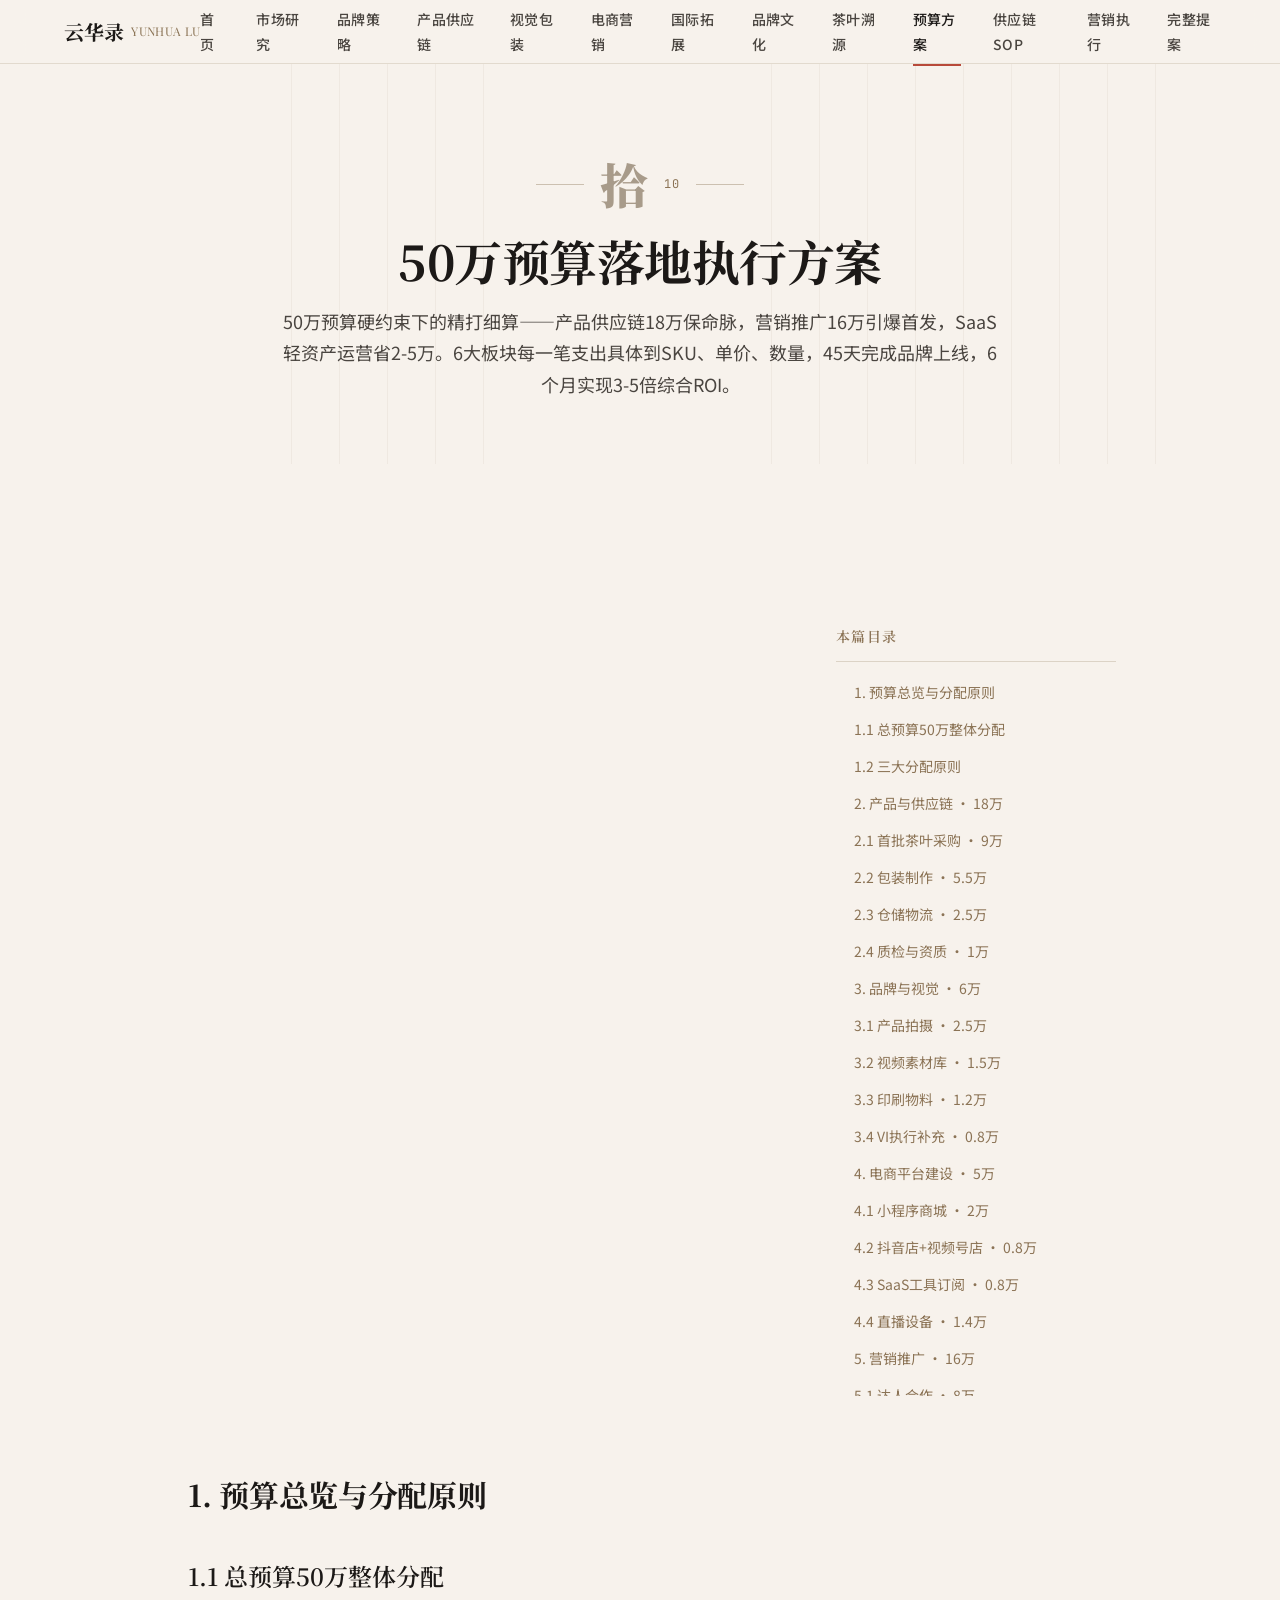
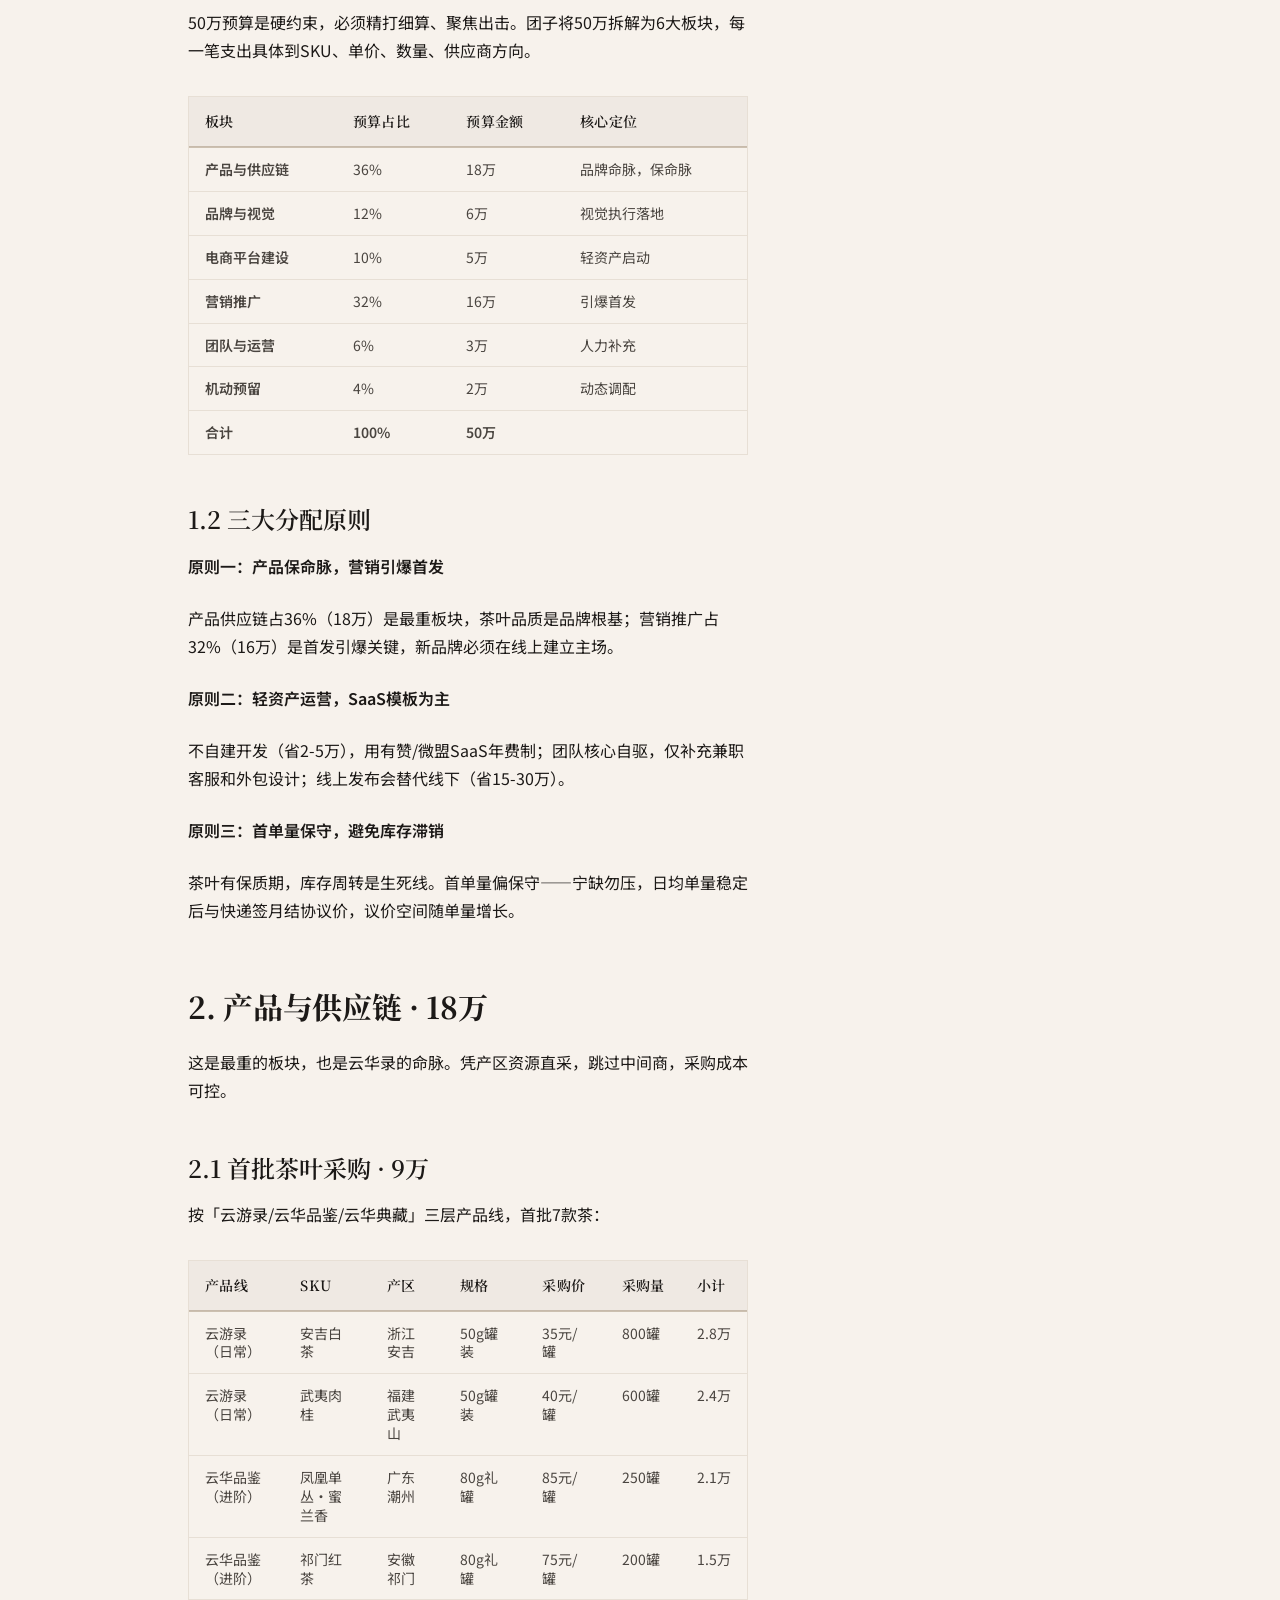
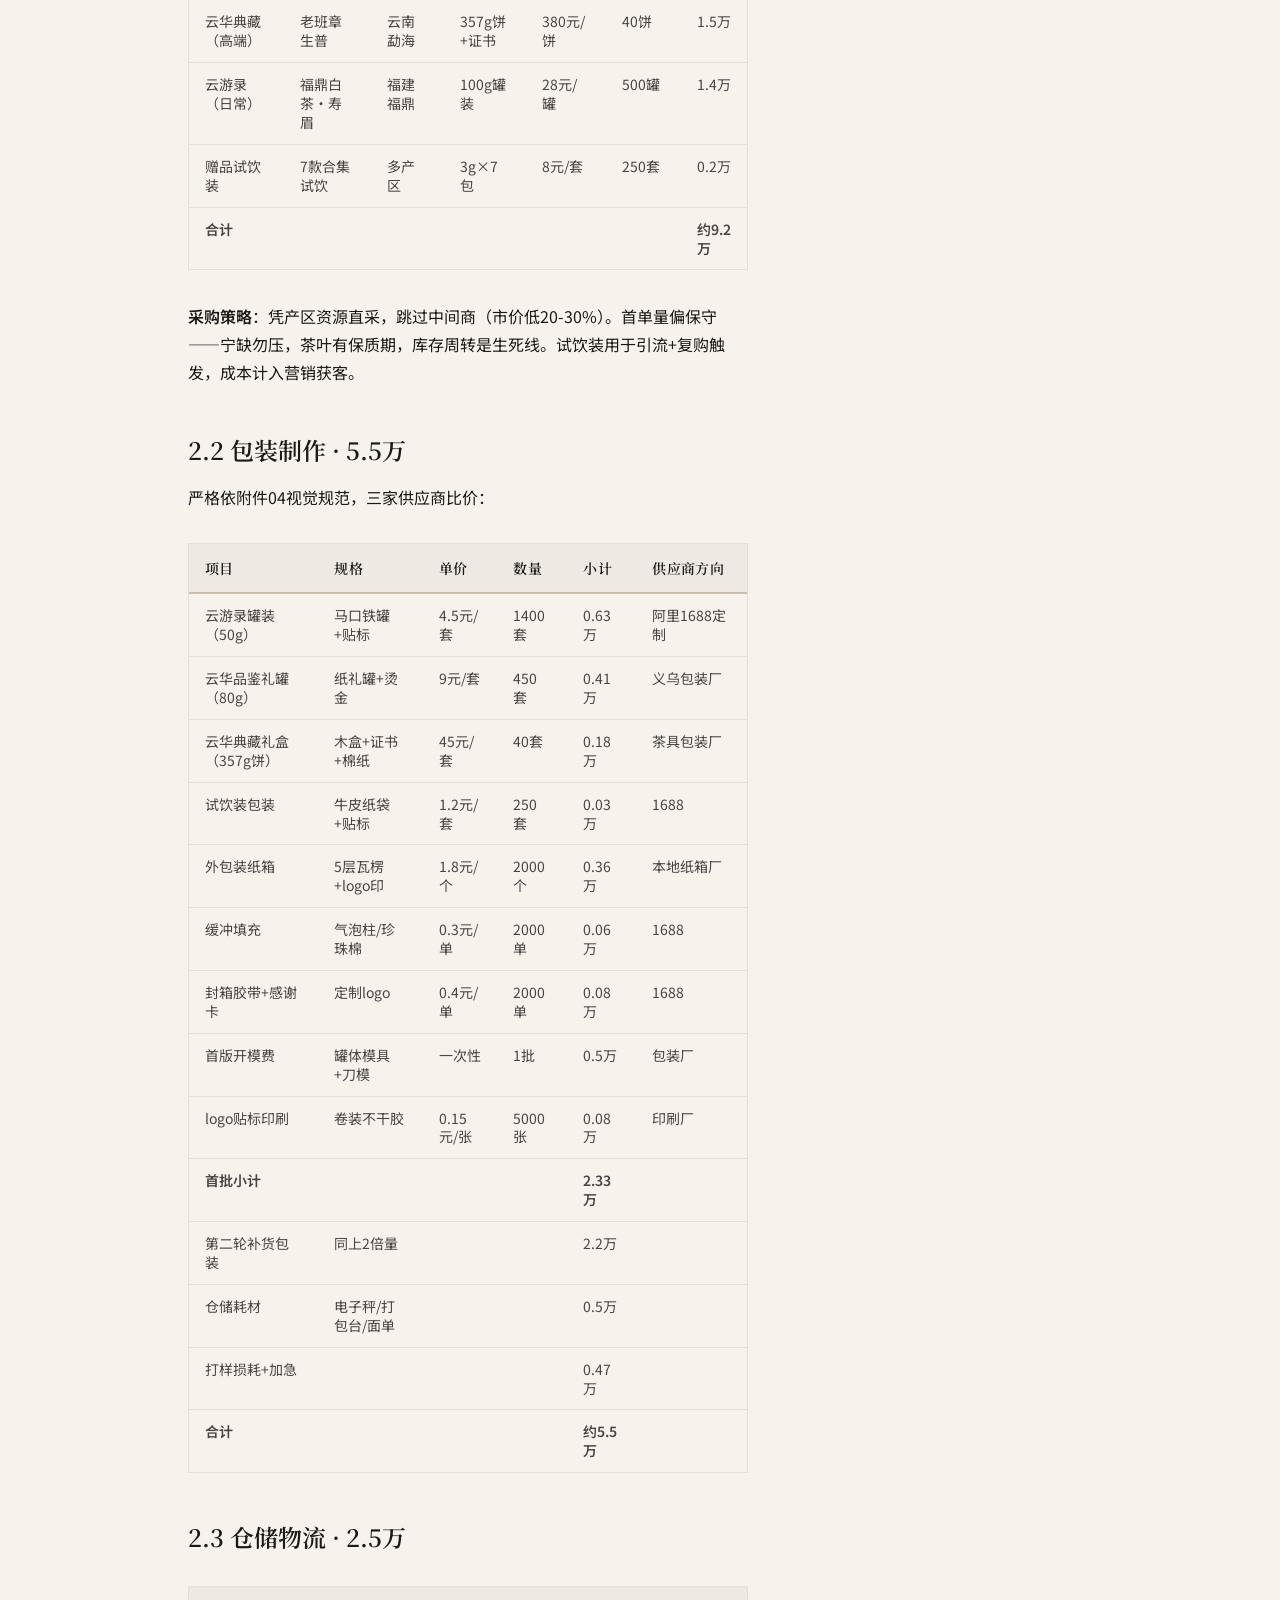
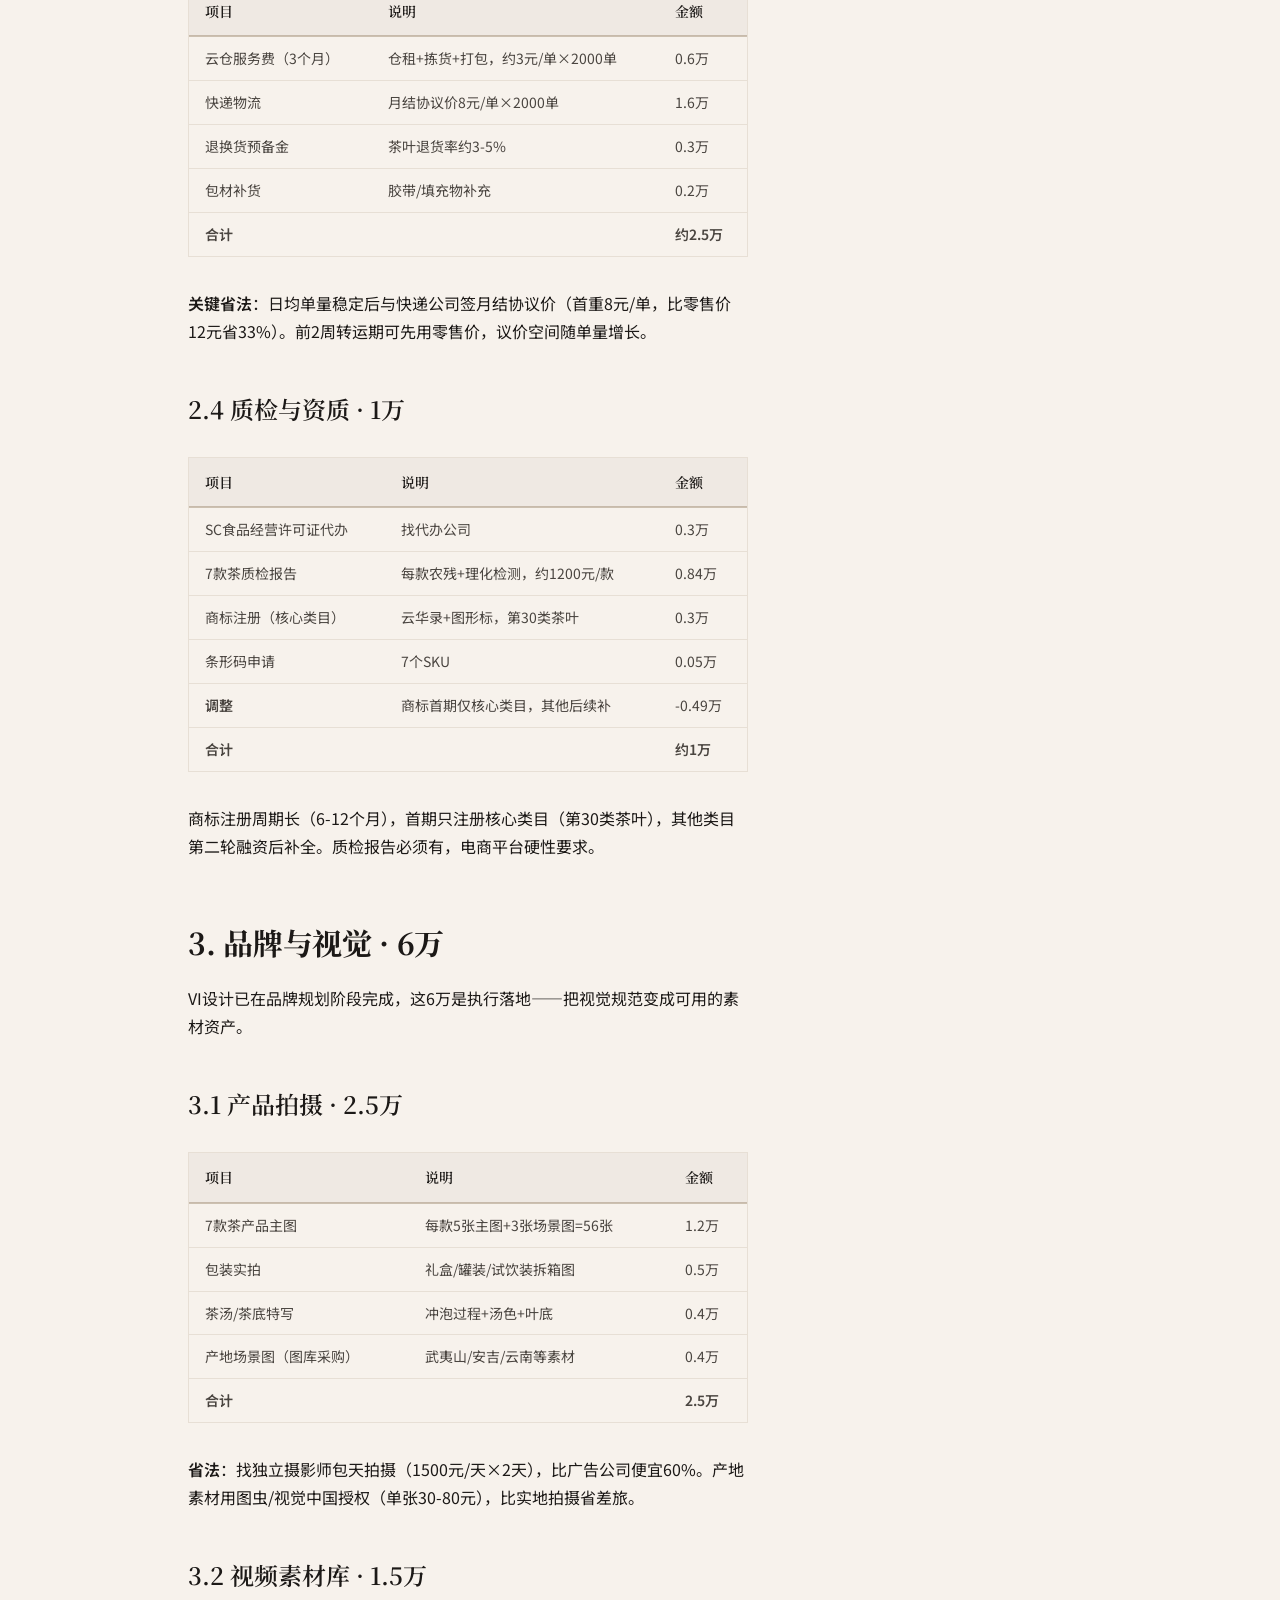
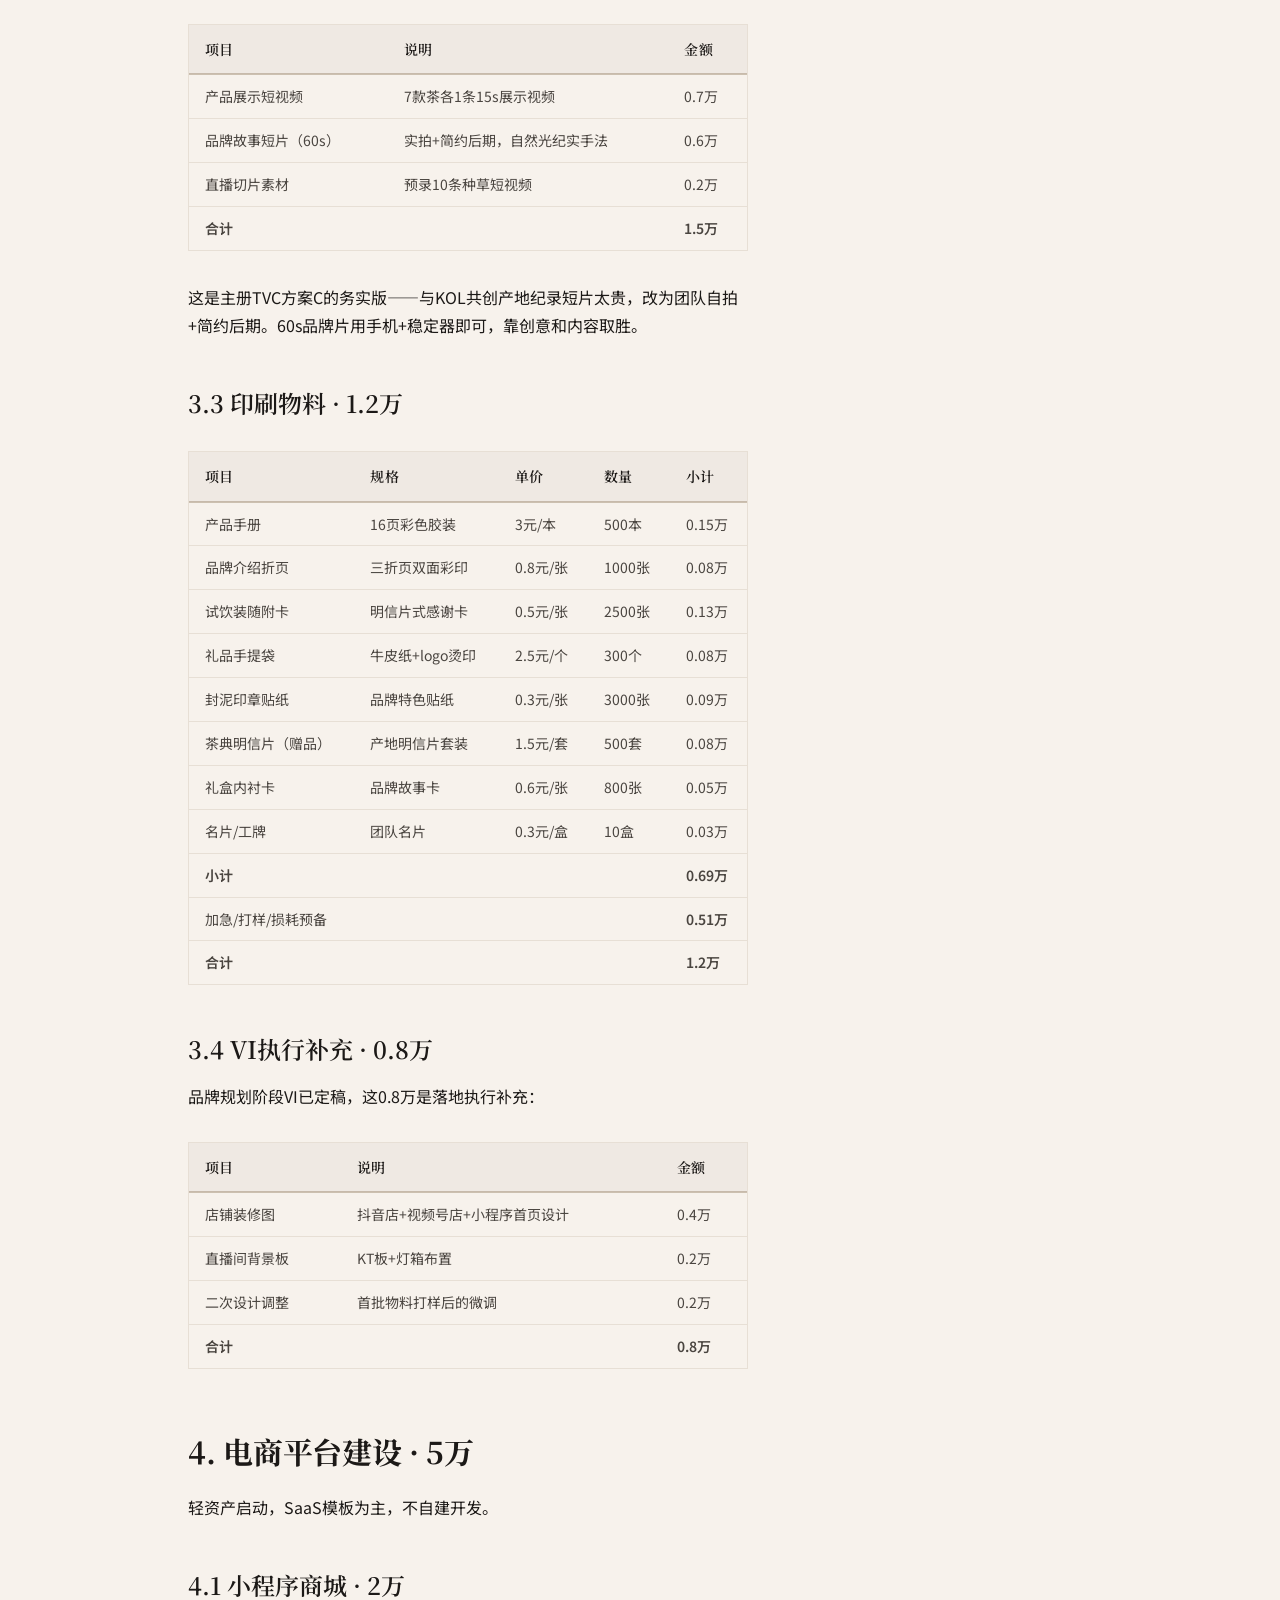
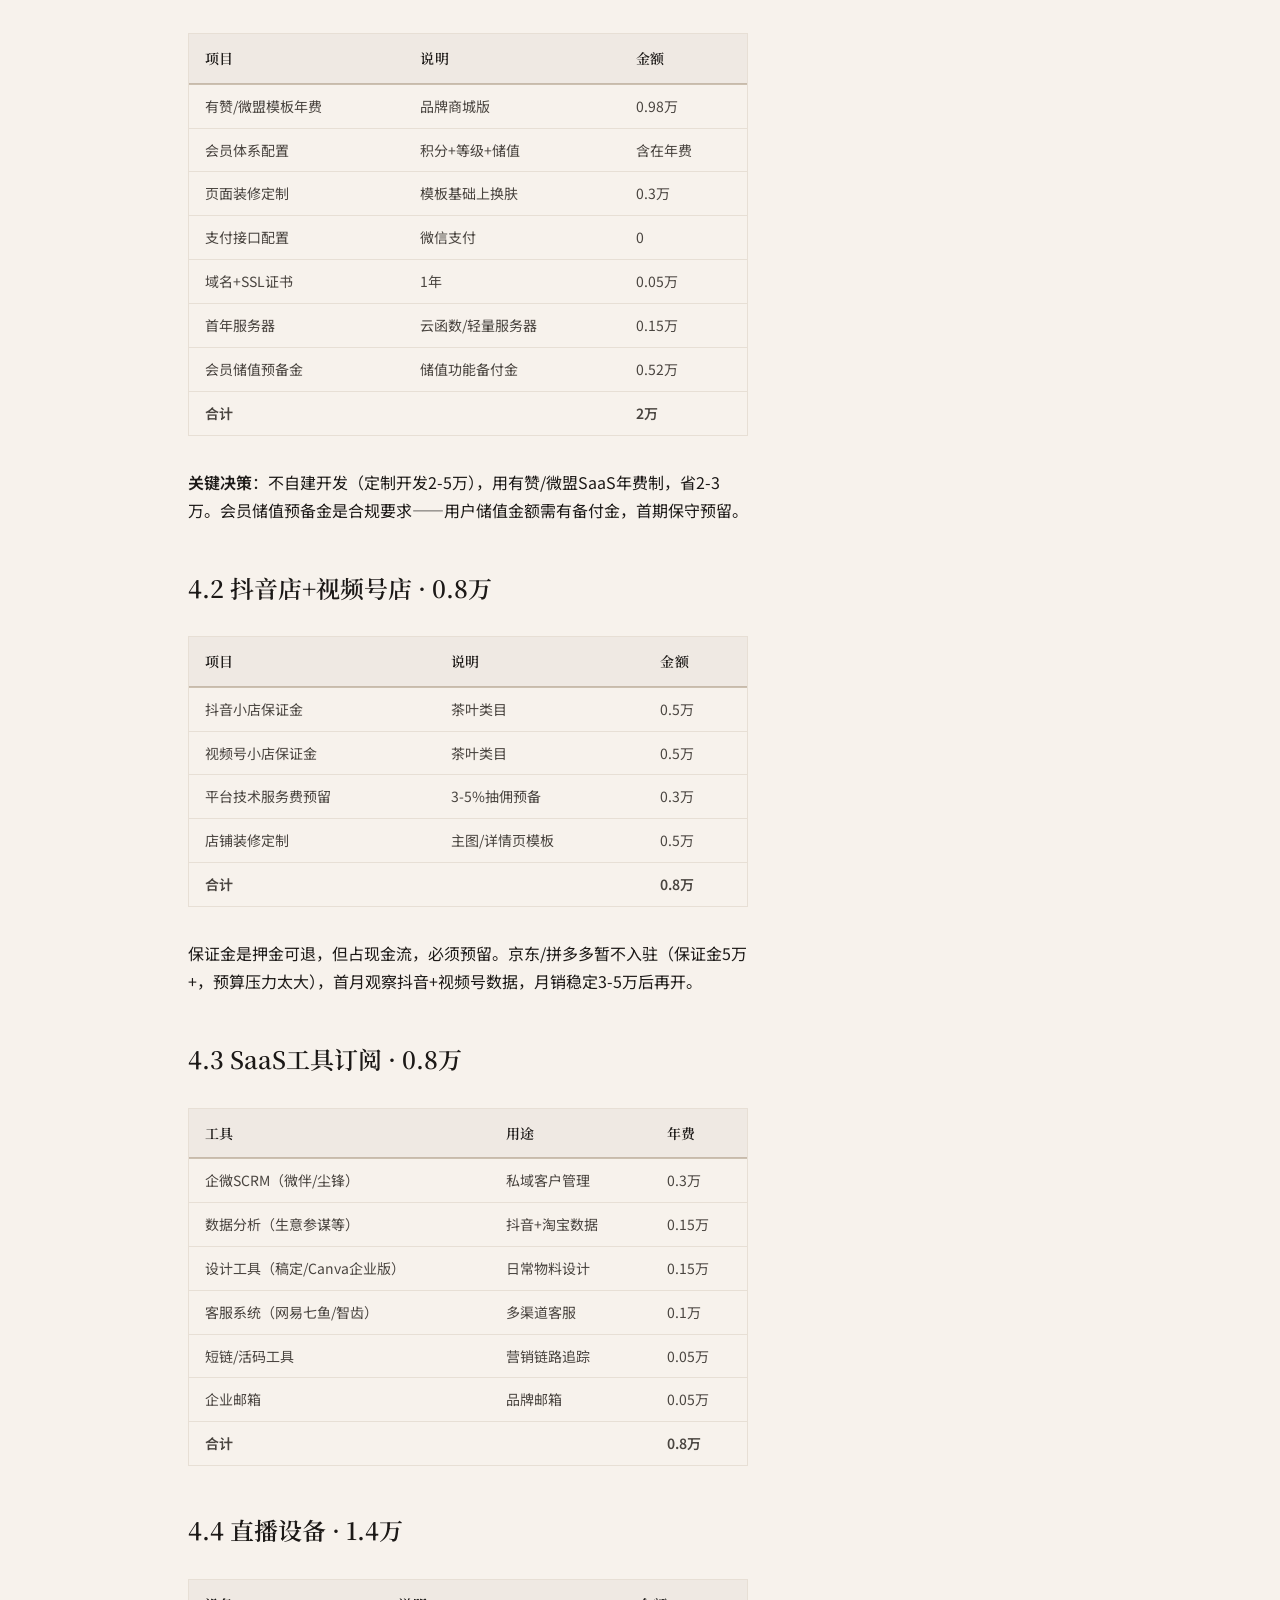
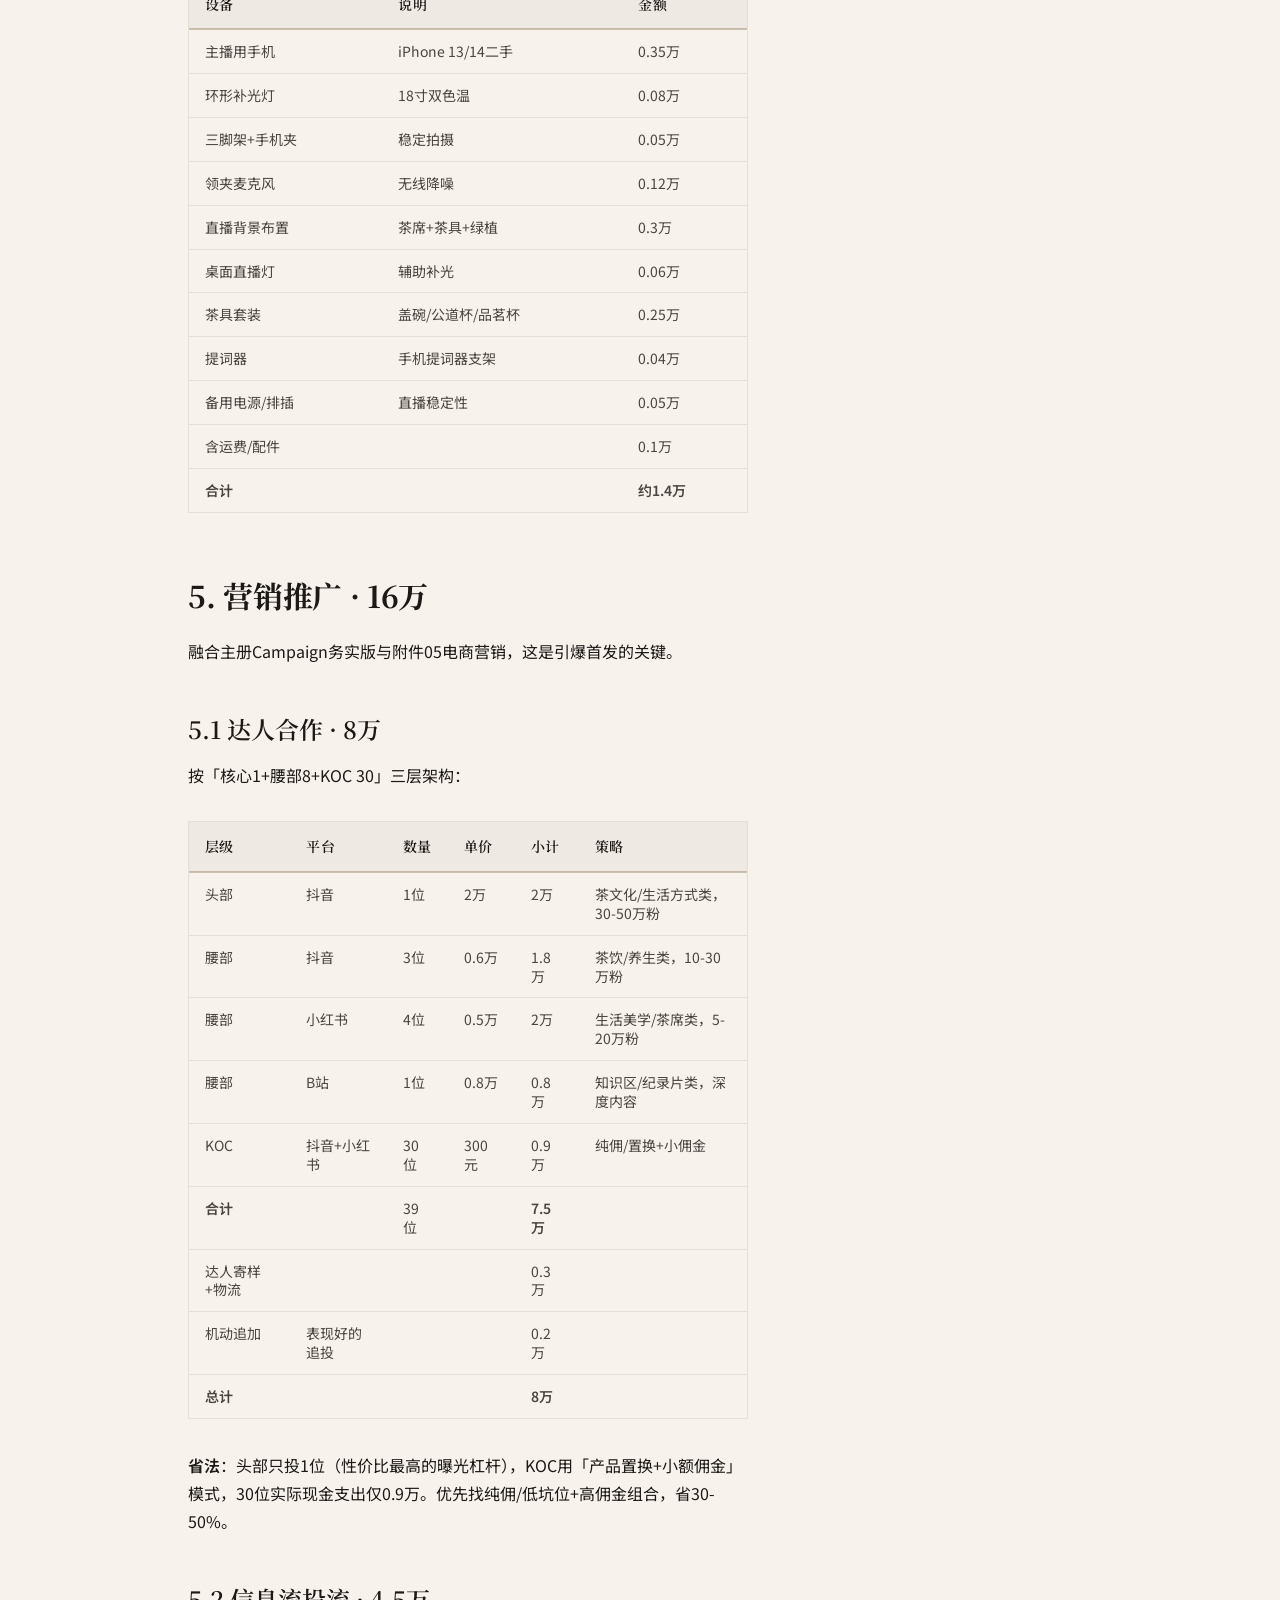
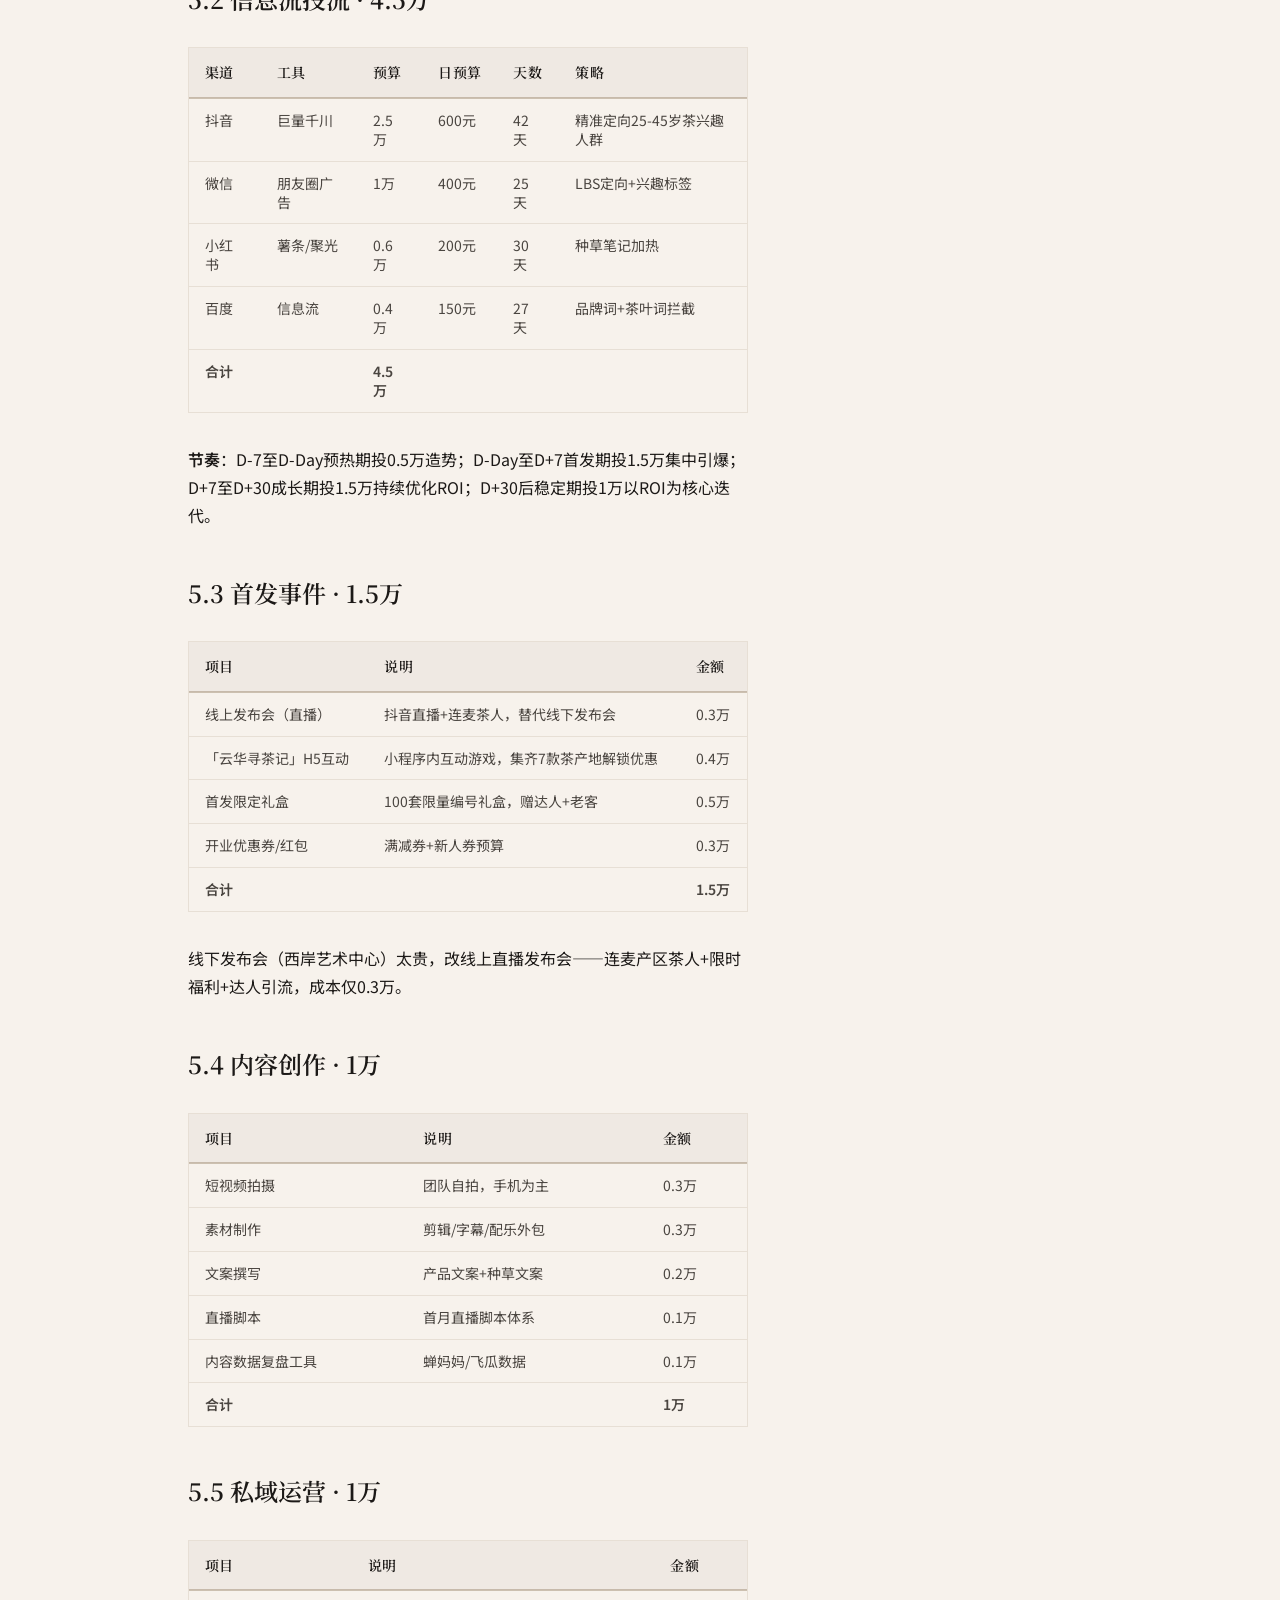
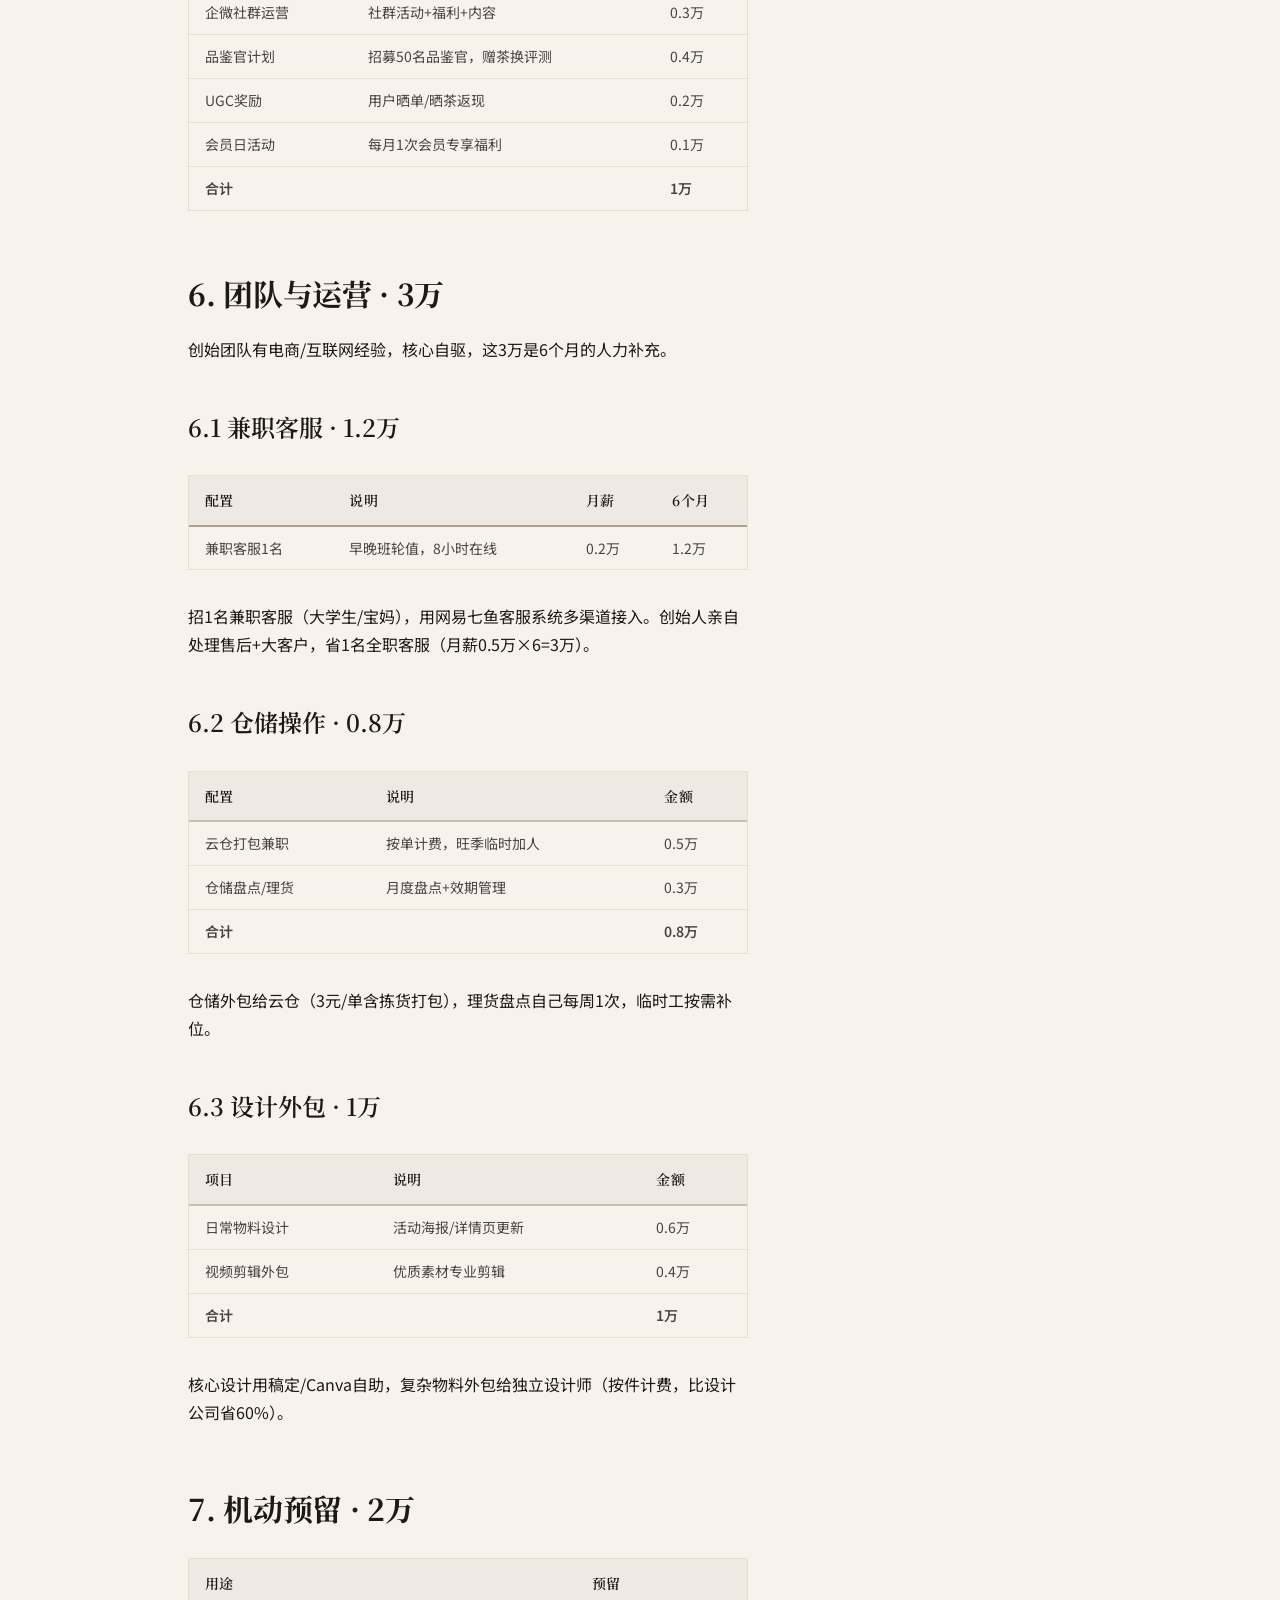
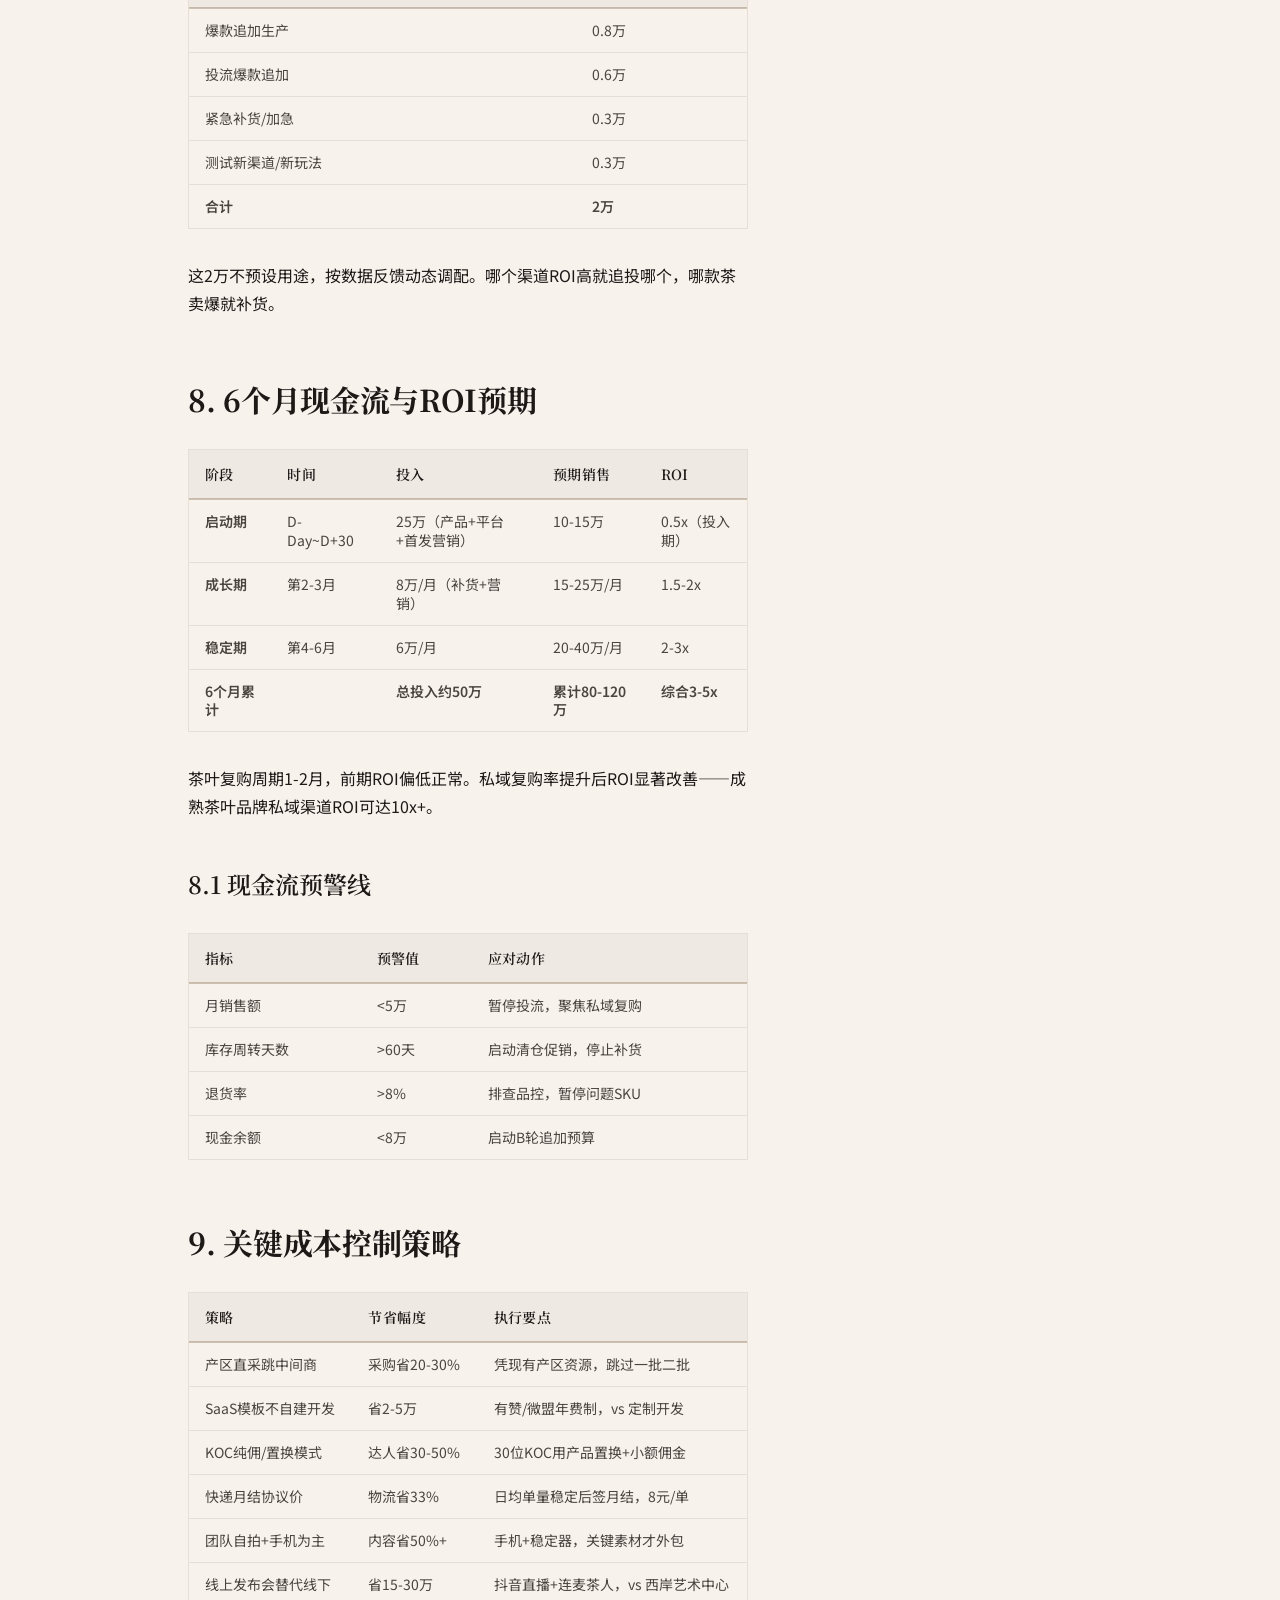
<file: pages/budget-execution.html>
<!DOCTYPE html>
<html lang="zh-CN">
<head>
  <meta charset="UTF-8">
  <meta name="viewport" content="width=device-width, initial-scale=1.0">
  <title>50万预算落地执行方案 · 云华录品牌全案</title>
  <meta name="description" content="云华录50万预算落地执行方案——产品供应链18万、品牌视觉6万、电商平台5万、营销推广16万、团队运营3万、机动预留2万，6大板块精打细算，45天上线，6个月实现3-5倍ROI。">

  <link rel="stylesheet" href="../assets/css/tokens.css">
  <link rel="stylesheet" href="../assets/css/base.css">
  <link rel="stylesheet" href="../assets/css/layout.css">
  <link rel="stylesheet" href="../assets/css/components.css">
  <link rel="stylesheet" href="../assets/css/pages.css">
  <link rel="stylesheet" href="../assets/css/mobile-fix.css">

  <link rel="icon" href="data:image/svg+xml,<svg xmlns='http://www.w3.org/2000/svg' viewBox='0 0 36 36'><rect width='36' height='36' rx='2' fill='%23B84A3A'/><text x='18' y='26' font-size='20' font-family='serif' font-weight='bold' fill='%23F7F2EC' text-anchor='middle'>云</text></svg>">

  <style>
    /* 引用注释样式 */
    .article-note {
      margin: var(--space-6) 0;
      padding: var(--space-4) var(--space-6);
      border-left: 3px solid var(--color-accent-vermilion);
      background: var(--color-surface-card);
      font-family: var(--font-cn-body);
      font-size: var(--text-sm);
      color: var(--color-text-secondary);
      line-height: 1.8;
    }
    .article-note p {
      margin: 0;
    }
    /* 代码块（流程图/架构图） */
    .code-block {
      margin: var(--space-6) 0;
      padding: var(--space-5) var(--space-6);
      background: var(--color-surface-elevated, #EFE9E0);
      border: 1px solid var(--color-border-default);
      border-radius: var(--radius-md, 6px);
      font-family: var(--font-mono);
      font-size: var(--text-xs);
      line-height: 1.6;
      color: var(--color-text-primary);
      overflow-x: auto;
      white-space: pre;
    }
    /* Checkbox 列表 */
    .checklist {
      list-style: none;
      padding-left: 0;
      margin: var(--space-4) 0;
    }
    .checklist-item {
      position: relative;
      padding-left: var(--space-6);
      margin-bottom: var(--space-2);
      color: var(--color-text-secondary);
      font-size: var(--text-sm);
    }
    .checklist-item::before {
      content: '☐';
      position: absolute;
      left: 0;
      color: var(--color-accent-vermilion);
      font-size: var(--text-base);
    }
    /* 篇章分隔 */
    .article-prose section {
      margin-bottom: var(--space-12);
    }
    .article-prose section:last-child {
      margin-bottom: 0;
    }
    /* h4 装饰 */
    .article-prose h4 {
      position: relative;
      padding-left: var(--space-4);
    }
    .article-prose h4::before {
      content: '';
      position: absolute;
      left: 0;
      top: 0.3em;
      width: 3px;
      height: 1em;
      background: var(--color-accent-vermilion);
      opacity: 0.6;
    }
    /* 结尾品牌slogan */
    .report-coda {
      text-align: center;
      margin-top: var(--space-16);
      padding-top: var(--space-10);
      border-top: 1px solid var(--color-border-default);
      font-family: var(--font-cn-heading);
      font-size: var(--text-lg);
      color: var(--color-accent-vermilion);
      line-height: 2;
      letter-spacing: 0.05em;
    }
    .report-coda-en {
      font-family: var(--font-mono);
      font-size: var(--text-xs);
      color: var(--color-text-tertiary);
      letter-spacing: 0.1em;
      margin-top: var(--space-3);
    }
  </style>
</head>
<body>

  <div class="reading-progress" aria-hidden="true"></div>

  <!-- ==========================================================================
       全局导航
       ========================================================================== -->
  <header class="site-nav">
    <div class="site-nav-inner">
      <a href="../index.html" class="nav-logo">
        <span>云华录</span>
        <span class="nav-logo-en">YUNHUA LU</span>
      </a>

      <ul class="nav-list">
        <li><a href="../index.html" class="nav-link">首页</a></li>
        <li><a href="market-research.html" class="nav-link">市场研究</a></li>
        <li><a href="brand-foundation.html" class="nav-link">品牌策略</a></li>
        <li><a href="product-supply.html" class="nav-link">产品供应链</a></li>
        <li><a href="visual-packaging.html" class="nav-link">视觉包装</a></li>
        <li><a href="ecommerce-marketing.html" class="nav-link">电商营销</a></li>
        <li><a href="international.html" class="nav-link">国际拓展</a></li>
        <li><a href="brand-culture.html" class="nav-link">品牌文化</a></li>
        <li><a href="tea-trace-report.html" class="nav-link">茶叶溯源</a></li>
        <li><a href="budget-execution.html" class="nav-link active">预算方案</a></li>
        <li><a href="supply-chain-sop.html" class="nav-link">供应链SOP</a></li>
        <li><a href="marketing-execution.html" class="nav-link">营销执行</a></li>
        <li><a href="full-proposal.html" class="nav-link">完整提案</a></li>
      </ul>

      <button class="nav-toggle" aria-label="打开菜单" aria-expanded="false">
        <span></span><span></span><span></span>
      </button>
    </div>
  </header>

  <div class="nav-drawer">
    <ul class="nav-drawer-list">
      <li><a href="../index.html" class="nav-drawer-link">首页</a></li>
      <li><a href="market-research.html" class="nav-drawer-link">市场研究</a></li>
      <li><a href="brand-foundation.html" class="nav-drawer-link">品牌策略</a></li>
      <li><a href="product-supply.html" class="nav-drawer-link">产品供应链</a></li>
      <li><a href="visual-packaging.html" class="nav-drawer-link">视觉包装</a></li>
      <li><a href="ecommerce-marketing.html" class="nav-drawer-link">电商营销</a></li>
      <li><a href="international.html" class="nav-drawer-link">国际拓展</a></li>
      <li><a href="brand-culture.html" class="nav-drawer-link">品牌文化</a></li>
      <li><a href="tea-trace-report.html" class="nav-drawer-link">茶叶溯源</a></li>
      <li><a href="budget-execution.html" class="nav-drawer-link active">预算方案</a></li>
      <li><a href="supply-chain-sop.html" class="nav-drawer-link">供应链SOP</a></li>
      <li><a href="marketing-execution.html" class="nav-drawer-link">营销执行</a></li>
      <li><a href="full-proposal.html" class="nav-drawer-link">完整提案</a></li>
    </ul>
  </div>

  <!-- ==========================================================================
       页面主体
       ========================================================================== -->
  <main class="page-main">

    <!-- ===================== 篇章首屏 ===================== -->
    <header class="chapter-header">
      <div class="tea-grid-bg-fade" aria-hidden="true"></div>
      <div class="chapter-header-number">
        <span class="chapter-header-num-cn">拾</span>
        <span class="chapter-header-num-latin">10</span>
      </div>
      <h1 class="chapter-header-title">50万预算落地执行方案</h1>
      <p class="chapter-header-lead">
        50万预算硬约束下的精打细算——产品供应链18万保命脉，营销推广16万引爆首发，SaaS轻资产运营省2-5万。6大板块每一笔支出具体到SKU、单价、数量，45天完成品牌上线，6个月实现3-5倍综合ROI。
      </p>
    </header>

    <!-- ===================== 阅读布局 ===================== -->
    <div class="page-layout container-wide">
      <!-- 侧边目录 -->
      <aside class="toc-sidebar">
        <button class="toc-toggle" aria-expanded="false">
          本篇目录
          <span class="toc-toggle-icon">▾</span>
        </button>
        <div class="toc-content">
          <div class="toc-title">本篇目录</div>
          <ul class="toc-list">
            <li><a href="#sec-1" class="toc-link">1. 预算总览与分配原则</a></li>
              <li><a href="#sec-1-1" class="toc-link toc-sub">1.1 总预算50万整体分配</a></li>
              <li><a href="#sec-1-2" class="toc-link toc-sub">1.2 三大分配原则</a></li>
            <li><a href="#sec-2" class="toc-link">2. 产品与供应链 · 18万</a></li>
              <li><a href="#sec-2-1" class="toc-link toc-sub">2.1 首批茶叶采购 · 9万</a></li>
              <li><a href="#sec-2-2" class="toc-link toc-sub">2.2 包装制作 · 5.5万</a></li>
              <li><a href="#sec-2-3" class="toc-link toc-sub">2.3 仓储物流 · 2.5万</a></li>
              <li><a href="#sec-2-4" class="toc-link toc-sub">2.4 质检与资质 · 1万</a></li>
            <li><a href="#sec-3" class="toc-link">3. 品牌与视觉 · 6万</a></li>
              <li><a href="#sec-3-1" class="toc-link toc-sub">3.1 产品拍摄 · 2.5万</a></li>
              <li><a href="#sec-3-2" class="toc-link toc-sub">3.2 视频素材库 · 1.5万</a></li>
              <li><a href="#sec-3-3" class="toc-link toc-sub">3.3 印刷物料 · 1.2万</a></li>
              <li><a href="#sec-3-4" class="toc-link toc-sub">3.4 VI执行补充 · 0.8万</a></li>
            <li><a href="#sec-4" class="toc-link">4. 电商平台建设 · 5万</a></li>
              <li><a href="#sec-4-1" class="toc-link toc-sub">4.1 小程序商城 · 2万</a></li>
              <li><a href="#sec-4-2" class="toc-link toc-sub">4.2 抖音店+视频号店 · 0.8万</a></li>
              <li><a href="#sec-4-3" class="toc-link toc-sub">4.3 SaaS工具订阅 · 0.8万</a></li>
              <li><a href="#sec-4-4" class="toc-link toc-sub">4.4 直播设备 · 1.4万</a></li>
            <li><a href="#sec-5" class="toc-link">5. 营销推广 · 16万</a></li>
              <li><a href="#sec-5-1" class="toc-link toc-sub">5.1 达人合作 · 8万</a></li>
              <li><a href="#sec-5-2" class="toc-link toc-sub">5.2 信息流投流 · 4.5万</a></li>
              <li><a href="#sec-5-3" class="toc-link toc-sub">5.3 首发事件 · 1.5万</a></li>
              <li><a href="#sec-5-4" class="toc-link toc-sub">5.4 内容创作 · 1万</a></li>
              <li><a href="#sec-5-5" class="toc-link toc-sub">5.5 私域运营 · 1万</a></li>
            <li><a href="#sec-6" class="toc-link">6. 团队与运营 · 3万</a></li>
              <li><a href="#sec-6-1" class="toc-link toc-sub">6.1 兼职客服 · 1.2万</a></li>
              <li><a href="#sec-6-2" class="toc-link toc-sub">6.2 仓储操作 · 0.8万</a></li>
              <li><a href="#sec-6-3" class="toc-link toc-sub">6.3 设计外包 · 1万</a></li>
            <li><a href="#sec-7" class="toc-link">7. 机动预留 · 2万</a></li>
            <li><a href="#sec-8" class="toc-link">8. 6个月现金流与ROI预期</a></li>
              <li><a href="#sec-8-1" class="toc-link toc-sub">8.1 现金流预警线</a></li>
            <li><a href="#sec-9" class="toc-link">9. 关键成本控制策略</a></li>
            <li><a href="#sec-10" class="toc-link">10. 执行节奏与里程碑</a></li>
              <li><a href="#sec-10-1" class="toc-link toc-sub">10.1 45天上线节奏</a></li>
              <li><a href="#sec-10-2" class="toc-link toc-sub">10.2 关键里程碑</a></li>
          </ul>
        </div>
      </aside>

      <article class="page-content">

      <!-- 正文内容 -->
      <div class="article-prose">

        <section id="sec-1">
          <h2>1. 预算总览与分配原则</h2>
          <h3 id="sec-1-1">1.1 总预算50万整体分配</h3>
          <p>50万预算是硬约束，必须精打细算、聚焦出击。团子将50万拆解为6大板块，每一笔支出具体到SKU、单价、数量、供应商方向。</p>
          <div class="data-table-wrap">
            <table class="data-table">
              <thead>
                <tr><th>板块</th><th>预算占比</th><th>预算金额</th><th>核心定位</th></tr>
              </thead>
              <tbody>
                <tr><td><strong>产品与供应链</strong></td><td>36%</td><td>18万</td><td>品牌命脉，保命脉</td></tr>
                <tr><td><strong>品牌与视觉</strong></td><td>12%</td><td>6万</td><td>视觉执行落地</td></tr>
                <tr><td><strong>电商平台建设</strong></td><td>10%</td><td>5万</td><td>轻资产启动</td></tr>
                <tr><td><strong>营销推广</strong></td><td>32%</td><td>16万</td><td>引爆首发</td></tr>
                <tr><td><strong>团队与运营</strong></td><td>6%</td><td>3万</td><td>人力补充</td></tr>
                <tr><td><strong>机动预留</strong></td><td>4%</td><td>2万</td><td>动态调配</td></tr>
                <tr><td><strong>合计</strong></td><td><strong>100%</strong></td><td><strong>50万</strong></td><td></td></tr>
              </tbody>
            </table>
          </div>
          <h3 id="sec-1-2">1.2 三大分配原则</h3>
          <p><strong>原则一：产品保命脉，营销引爆首发</strong></p>
          <p>产品供应链占36%（18万）是最重板块，茶叶品质是品牌根基；营销推广占32%（16万）是首发引爆关键，新品牌必须在线上建立主场。</p>
          <p><strong>原则二：轻资产运营，SaaS模板为主</strong></p>
          <p>不自建开发（省2-5万），用有赞/微盟SaaS年费制；团队核心自驱，仅补充兼职客服和外包设计；线上发布会替代线下（省15-30万）。</p>
          <p><strong>原则三：首单量保守，避免库存滞销</strong></p>
          <p>茶叶有保质期，库存周转是生死线。首单量偏保守——宁缺勿压，日均单量稳定后与快递签月结协议价，议价空间随单量增长。</p>
        </section>
        <section id="sec-2">
          <h2>2. 产品与供应链 · 18万</h2>
          <p>这是最重的板块，也是云华录的命脉。凭产区资源直采，跳过中间商，采购成本可控。</p>
          <h3 id="sec-2-1">2.1 首批茶叶采购 · 9万</h3>
          <p>按「云游录/云华品鉴/云华典藏」三层产品线，首批7款茶：</p>
          <div class="data-table-wrap">
            <table class="data-table">
              <thead>
                <tr><th>产品线</th><th>SKU</th><th>产区</th><th>规格</th><th>采购价</th><th>采购量</th><th>小计</th></tr>
              </thead>
              <tbody>
                <tr><td>云游录（日常）</td><td>安吉白茶</td><td>浙江安吉</td><td>50g罐装</td><td>35元/罐</td><td>800罐</td><td>2.8万</td></tr>
                <tr><td>云游录（日常）</td><td>武夷肉桂</td><td>福建武夷山</td><td>50g罐装</td><td>40元/罐</td><td>600罐</td><td>2.4万</td></tr>
                <tr><td>云华品鉴（进阶）</td><td>凤凰单丛·蜜兰香</td><td>广东潮州</td><td>80g礼罐</td><td>85元/罐</td><td>250罐</td><td>2.1万</td></tr>
                <tr><td>云华品鉴（进阶）</td><td>祁门红茶</td><td>安徽祁门</td><td>80g礼罐</td><td>75元/罐</td><td>200罐</td><td>1.5万</td></tr>
                <tr><td>云华典藏（高端）</td><td>老班章生普</td><td>云南勐海</td><td>357g饼+证书</td><td>380元/饼</td><td>40饼</td><td>1.5万</td></tr>
                <tr><td>云游录（日常）</td><td>福鼎白茶·寿眉</td><td>福建福鼎</td><td>100g罐装</td><td>28元/罐</td><td>500罐</td><td>1.4万</td></tr>
                <tr><td>赠品试饮装</td><td>7款合集试饮</td><td>多产区</td><td>3g×7包</td><td>8元/套</td><td>250套</td><td>0.2万</td></tr>
                <tr><td><strong>合计</strong></td><td></td><td></td><td></td><td></td><td></td><td><strong>约9.2万</strong></td></tr>
              </tbody>
            </table>
          </div>
          <p><strong>采购策略</strong>：凭产区资源直采，跳过中间商（市价低20-30%）。首单量偏保守——宁缺勿压，茶叶有保质期，库存周转是生死线。试饮装用于引流+复购触发，成本计入营销获客。</p>
          <h3 id="sec-2-2">2.2 包装制作 · 5.5万</h3>
          <p>严格依附件04视觉规范，三家供应商比价：</p>
          <div class="data-table-wrap">
            <table class="data-table">
              <thead>
                <tr><th>项目</th><th>规格</th><th>单价</th><th>数量</th><th>小计</th><th>供应商方向</th></tr>
              </thead>
              <tbody>
                <tr><td>云游录罐装（50g）</td><td>马口铁罐+贴标</td><td>4.5元/套</td><td>1400套</td><td>0.63万</td><td>阿里1688定制</td></tr>
                <tr><td>云华品鉴礼罐（80g）</td><td>纸礼罐+烫金</td><td>9元/套</td><td>450套</td><td>0.41万</td><td>义乌包装厂</td></tr>
                <tr><td>云华典藏礼盒（357g饼）</td><td>木盒+证书+棉纸</td><td>45元/套</td><td>40套</td><td>0.18万</td><td>茶具包装厂</td></tr>
                <tr><td>试饮装包装</td><td>牛皮纸袋+贴标</td><td>1.2元/套</td><td>250套</td><td>0.03万</td><td>1688</td></tr>
                <tr><td>外包装纸箱</td><td>5层瓦楞+logo印</td><td>1.8元/个</td><td>2000个</td><td>0.36万</td><td>本地纸箱厂</td></tr>
                <tr><td>缓冲填充</td><td>气泡柱/珍珠棉</td><td>0.3元/单</td><td>2000单</td><td>0.06万</td><td>1688</td></tr>
                <tr><td>封箱胶带+感谢卡</td><td>定制logo</td><td>0.4元/单</td><td>2000单</td><td>0.08万</td><td>1688</td></tr>
                <tr><td>首版开模费</td><td>罐体模具+刀模</td><td>一次性</td><td>1批</td><td>0.5万</td><td>包装厂</td></tr>
                <tr><td>logo贴标印刷</td><td>卷装不干胶</td><td>0.15元/张</td><td>5000张</td><td>0.08万</td><td>印刷厂</td></tr>
                <tr><td><strong>首批小计</strong></td><td></td><td></td><td></td><td><strong>2.33万</strong></td><td></td></tr>
                <tr><td>第二轮补货包装</td><td>同上2倍量</td><td></td><td></td><td>2.2万</td><td></td></tr>
                <tr><td>仓储耗材</td><td>电子秤/打包台/面单</td><td></td><td></td><td>0.5万</td><td></td></tr>
                <tr><td>打样损耗+加急</td><td></td><td></td><td></td><td>0.47万</td><td></td></tr>
                <tr><td><strong>合计</strong></td><td></td><td></td><td></td><td><strong>约5.5万</strong></td><td></td></tr>
              </tbody>
            </table>
          </div>
          <h3 id="sec-2-3">2.3 仓储物流 · 2.5万</h3>
          <div class="data-table-wrap">
            <table class="data-table">
              <thead>
                <tr><th>项目</th><th>说明</th><th>金额</th></tr>
              </thead>
              <tbody>
                <tr><td>云仓服务费（3个月）</td><td>仓租+拣货+打包，约3元/单×2000单</td><td>0.6万</td></tr>
                <tr><td>快递物流</td><td>月结协议价8元/单×2000单</td><td>1.6万</td></tr>
                <tr><td>退换货预备金</td><td>茶叶退货率约3-5%</td><td>0.3万</td></tr>
                <tr><td>包材补货</td><td>胶带/填充物补充</td><td>0.2万</td></tr>
                <tr><td><strong>合计</strong></td><td></td><td><strong>约2.5万</strong></td></tr>
              </tbody>
            </table>
          </div>
          <p><strong>关键省法</strong>：日均单量稳定后与快递公司签月结协议价（首重8元/单，比零售价12元省33%）。前2周转运期可先用零售价，议价空间随单量增长。</p>
          <h3 id="sec-2-4">2.4 质检与资质 · 1万</h3>
          <div class="data-table-wrap">
            <table class="data-table">
              <thead>
                <tr><th>项目</th><th>说明</th><th>金额</th></tr>
              </thead>
              <tbody>
                <tr><td>SC食品经营许可证代办</td><td>找代办公司</td><td>0.3万</td></tr>
                <tr><td>7款茶质检报告</td><td>每款农残+理化检测，约1200元/款</td><td>0.84万</td></tr>
                <tr><td>商标注册（核心类目）</td><td>云华录+图形标，第30类茶叶</td><td>0.3万</td></tr>
                <tr><td>条形码申请</td><td>7个SKU</td><td>0.05万</td></tr>
                <tr><td><strong>调整</strong></td><td>商标首期仅核心类目，其他后续补</td><td>-0.49万</td></tr>
                <tr><td><strong>合计</strong></td><td></td><td><strong>约1万</strong></td></tr>
              </tbody>
            </table>
          </div>
          <p>商标注册周期长（6-12个月），首期只注册核心类目（第30类茶叶），其他类目第二轮融资后补全。质检报告必须有，电商平台硬性要求。</p>
        </section>
        <section id="sec-3">
          <h2>3. 品牌与视觉 · 6万</h2>
          <p>VI设计已在品牌规划阶段完成，这6万是执行落地——把视觉规范变成可用的素材资产。</p>
          <h3 id="sec-3-1">3.1 产品拍摄 · 2.5万</h3>
          <div class="data-table-wrap">
            <table class="data-table">
              <thead>
                <tr><th>项目</th><th>说明</th><th>金额</th></tr>
              </thead>
              <tbody>
                <tr><td>7款茶产品主图</td><td>每款5张主图+3张场景图=56张</td><td>1.2万</td></tr>
                <tr><td>包装实拍</td><td>礼盒/罐装/试饮装拆箱图</td><td>0.5万</td></tr>
                <tr><td>茶汤/茶底特写</td><td>冲泡过程+汤色+叶底</td><td>0.4万</td></tr>
                <tr><td>产地场景图（图库采购）</td><td>武夷山/安吉/云南等素材</td><td>0.4万</td></tr>
                <tr><td><strong>合计</strong></td><td></td><td><strong>2.5万</strong></td></tr>
              </tbody>
            </table>
          </div>
          <p><strong>省法</strong>：找独立摄影师包天拍摄（1500元/天×2天），比广告公司便宜60%。产地素材用图虫/视觉中国授权（单张30-80元），比实地拍摄省差旅。</p>
          <h3 id="sec-3-2">3.2 视频素材库 · 1.5万</h3>
          <div class="data-table-wrap">
            <table class="data-table">
              <thead>
                <tr><th>项目</th><th>说明</th><th>金额</th></tr>
              </thead>
              <tbody>
                <tr><td>产品展示短视频</td><td>7款茶各1条15s展示视频</td><td>0.7万</td></tr>
                <tr><td>品牌故事短片（60s）</td><td>实拍+简约后期，自然光纪实手法</td><td>0.6万</td></tr>
                <tr><td>直播切片素材</td><td>预录10条种草短视频</td><td>0.2万</td></tr>
                <tr><td><strong>合计</strong></td><td></td><td><strong>1.5万</strong></td></tr>
              </tbody>
            </table>
          </div>
          <p>这是主册TVC方案C的务实版——与KOL共创产地纪录短片太贵，改为团队自拍+简约后期。60s品牌片用手机+稳定器即可，靠创意和内容取胜。</p>
          <h3 id="sec-3-3">3.3 印刷物料 · 1.2万</h3>
          <div class="data-table-wrap">
            <table class="data-table">
              <thead>
                <tr><th>项目</th><th>规格</th><th>单价</th><th>数量</th><th>小计</th></tr>
              </thead>
              <tbody>
                <tr><td>产品手册</td><td>16页彩色胶装</td><td>3元/本</td><td>500本</td><td>0.15万</td></tr>
                <tr><td>品牌介绍折页</td><td>三折页双面彩印</td><td>0.8元/张</td><td>1000张</td><td>0.08万</td></tr>
                <tr><td>试饮装随附卡</td><td>明信片式感谢卡</td><td>0.5元/张</td><td>2500张</td><td>0.13万</td></tr>
                <tr><td>礼品手提袋</td><td>牛皮纸+logo烫印</td><td>2.5元/个</td><td>300个</td><td>0.08万</td></tr>
                <tr><td>封泥印章贴纸</td><td>品牌特色贴纸</td><td>0.3元/张</td><td>3000张</td><td>0.09万</td></tr>
                <tr><td>茶典明信片（赠品）</td><td>产地明信片套装</td><td>1.5元/套</td><td>500套</td><td>0.08万</td></tr>
                <tr><td>礼盒内衬卡</td><td>品牌故事卡</td><td>0.6元/张</td><td>800张</td><td>0.05万</td></tr>
                <tr><td>名片/工牌</td><td>团队名片</td><td>0.3元/盒</td><td>10盒</td><td>0.03万</td></tr>
                <tr><td><strong>小计</strong></td><td></td><td></td><td></td><td><strong>0.69万</strong></td></tr>
                <tr><td>加急/打样/损耗预备</td><td></td><td></td><td></td><td><strong>0.51万</strong></td></tr>
                <tr><td><strong>合计</strong></td><td></td><td></td><td></td><td><strong>1.2万</strong></td></tr>
              </tbody>
            </table>
          </div>
          <h3 id="sec-3-4">3.4 VI执行补充 · 0.8万</h3>
          <p>品牌规划阶段VI已定稿，这0.8万是落地执行补充：</p>
          <div class="data-table-wrap">
            <table class="data-table">
              <thead>
                <tr><th>项目</th><th>说明</th><th>金额</th></tr>
              </thead>
              <tbody>
                <tr><td>店铺装修图</td><td>抖音店+视频号店+小程序首页设计</td><td>0.4万</td></tr>
                <tr><td>直播间背景板</td><td>KT板+灯箱布置</td><td>0.2万</td></tr>
                <tr><td>二次设计调整</td><td>首批物料打样后的微调</td><td>0.2万</td></tr>
                <tr><td><strong>合计</strong></td><td></td><td><strong>0.8万</strong></td></tr>
              </tbody>
            </table>
          </div>
        </section>
        <section id="sec-4">
          <h2>4. 电商平台建设 · 5万</h2>
          <p>轻资产启动，SaaS模板为主，不自建开发。</p>
          <h3 id="sec-4-1">4.1 小程序商城 · 2万</h3>
          <div class="data-table-wrap">
            <table class="data-table">
              <thead>
                <tr><th>项目</th><th>说明</th><th>金额</th></tr>
              </thead>
              <tbody>
                <tr><td>有赞/微盟模板年费</td><td>品牌商城版</td><td>0.98万</td></tr>
                <tr><td>会员体系配置</td><td>积分+等级+储值</td><td>含在年费</td></tr>
                <tr><td>页面装修定制</td><td>模板基础上换肤</td><td>0.3万</td></tr>
                <tr><td>支付接口配置</td><td>微信支付</td><td>0</td></tr>
                <tr><td>域名+SSL证书</td><td>1年</td><td>0.05万</td></tr>
                <tr><td>首年服务器</td><td>云函数/轻量服务器</td><td>0.15万</td></tr>
                <tr><td>会员储值预备金</td><td>储值功能备付金</td><td>0.52万</td></tr>
                <tr><td><strong>合计</strong></td><td></td><td><strong>2万</strong></td></tr>
              </tbody>
            </table>
          </div>
          <p><strong>关键决策</strong>：不自建开发（定制开发2-5万），用有赞/微盟SaaS年费制，省2-3万。会员储值预备金是合规要求——用户储值金额需有备付金，首期保守预留。</p>
          <h3 id="sec-4-2">4.2 抖音店+视频号店 · 0.8万</h3>
          <div class="data-table-wrap">
            <table class="data-table">
              <thead>
                <tr><th>项目</th><th>说明</th><th>金额</th></tr>
              </thead>
              <tbody>
                <tr><td>抖音小店保证金</td><td>茶叶类目</td><td>0.5万</td></tr>
                <tr><td>视频号小店保证金</td><td>茶叶类目</td><td>0.5万</td></tr>
                <tr><td>平台技术服务费预留</td><td>3-5%抽佣预备</td><td>0.3万</td></tr>
                <tr><td>店铺装修定制</td><td>主图/详情页模板</td><td>0.5万</td></tr>
                <tr><td><strong>合计</strong></td><td></td><td><strong>0.8万</strong></td></tr>
              </tbody>
            </table>
          </div>
          <p>保证金是押金可退，但占现金流，必须预留。京东/拼多多暂不入驻（保证金5万+，预算压力太大），首月观察抖音+视频号数据，月销稳定3-5万后再开。</p>
          <h3 id="sec-4-3">4.3 SaaS工具订阅 · 0.8万</h3>
          <div class="data-table-wrap">
            <table class="data-table">
              <thead>
                <tr><th>工具</th><th>用途</th><th>年费</th></tr>
              </thead>
              <tbody>
                <tr><td>企微SCRM（微伴/尘锋）</td><td>私域客户管理</td><td>0.3万</td></tr>
                <tr><td>数据分析（生意参谋等）</td><td>抖音+淘宝数据</td><td>0.15万</td></tr>
                <tr><td>设计工具（稿定/Canva企业版）</td><td>日常物料设计</td><td>0.15万</td></tr>
                <tr><td>客服系统（网易七鱼/智齿）</td><td>多渠道客服</td><td>0.1万</td></tr>
                <tr><td>短链/活码工具</td><td>营销链路追踪</td><td>0.05万</td></tr>
                <tr><td>企业邮箱</td><td>品牌邮箱</td><td>0.05万</td></tr>
                <tr><td><strong>合计</strong></td><td></td><td><strong>0.8万</strong></td></tr>
              </tbody>
            </table>
          </div>
          <h3 id="sec-4-4">4.4 直播设备 · 1.4万</h3>
          <div class="data-table-wrap">
            <table class="data-table">
              <thead>
                <tr><th>设备</th><th>说明</th><th>金额</th></tr>
              </thead>
              <tbody>
                <tr><td>主播用手机</td><td>iPhone 13/14二手</td><td>0.35万</td></tr>
                <tr><td>环形补光灯</td><td>18寸双色温</td><td>0.08万</td></tr>
                <tr><td>三脚架+手机夹</td><td>稳定拍摄</td><td>0.05万</td></tr>
                <tr><td>领夹麦克风</td><td>无线降噪</td><td>0.12万</td></tr>
                <tr><td>直播背景布置</td><td>茶席+茶具+绿植</td><td>0.3万</td></tr>
                <tr><td>桌面直播灯</td><td>辅助补光</td><td>0.06万</td></tr>
                <tr><td>茶具套装</td><td>盖碗/公道杯/品茗杯</td><td>0.25万</td></tr>
                <tr><td>提词器</td><td>手机提词器支架</td><td>0.04万</td></tr>
                <tr><td>备用电源/排插</td><td>直播稳定性</td><td>0.05万</td></tr>
                <tr><td>含运费/配件</td><td></td><td>0.1万</td></tr>
                <tr><td><strong>合计</strong></td><td></td><td><strong>约1.4万</strong></td></tr>
              </tbody>
            </table>
          </div>
        </section>
        <section id="sec-5">
          <h2>5. 营销推广 · 16万</h2>
          <p>融合主册Campaign务实版与附件05电商营销，这是引爆首发的关键。</p>
          <h3 id="sec-5-1">5.1 达人合作 · 8万</h3>
          <p>按「核心1+腰部8+KOC 30」三层架构：</p>
          <div class="data-table-wrap">
            <table class="data-table">
              <thead>
                <tr><th>层级</th><th>平台</th><th>数量</th><th>单价</th><th>小计</th><th>策略</th></tr>
              </thead>
              <tbody>
                <tr><td>头部</td><td>抖音</td><td>1位</td><td>2万</td><td>2万</td><td>茶文化/生活方式类，30-50万粉</td></tr>
                <tr><td>腰部</td><td>抖音</td><td>3位</td><td>0.6万</td><td>1.8万</td><td>茶饮/养生类，10-30万粉</td></tr>
                <tr><td>腰部</td><td>小红书</td><td>4位</td><td>0.5万</td><td>2万</td><td>生活美学/茶席类，5-20万粉</td></tr>
                <tr><td>腰部</td><td>B站</td><td>1位</td><td>0.8万</td><td>0.8万</td><td>知识区/纪录片类，深度内容</td></tr>
                <tr><td>KOC</td><td>抖音+小红书</td><td>30位</td><td>300元</td><td>0.9万</td><td>纯佣/置换+小佣金</td></tr>
                <tr><td><strong>合计</strong></td><td></td><td>39位</td><td></td><td><strong>7.5万</strong></td><td></td></tr>
                <tr><td>达人寄样+物流</td><td></td><td></td><td></td><td>0.3万</td><td></td></tr>
                <tr><td>机动追加</td><td>表现好的追投</td><td></td><td></td><td>0.2万</td><td></td></tr>
                <tr><td><strong>总计</strong></td><td></td><td></td><td></td><td><strong>8万</strong></td><td></td></tr>
              </tbody>
            </table>
          </div>
          <p><strong>省法</strong>：头部只投1位（性价比最高的曝光杠杆），KOC用「产品置换+小额佣金」模式，30位实际现金支出仅0.9万。优先找纯佣/低坑位+高佣金组合，省30-50%。</p>
          <h3 id="sec-5-2">5.2 信息流投流 · 4.5万</h3>
          <div class="data-table-wrap">
            <table class="data-table">
              <thead>
                <tr><th>渠道</th><th>工具</th><th>预算</th><th>日预算</th><th>天数</th><th>策略</th></tr>
              </thead>
              <tbody>
                <tr><td>抖音</td><td>巨量千川</td><td>2.5万</td><td>600元</td><td>42天</td><td>精准定向25-45岁茶兴趣人群</td></tr>
                <tr><td>微信</td><td>朋友圈广告</td><td>1万</td><td>400元</td><td>25天</td><td>LBS定向+兴趣标签</td></tr>
                <tr><td>小红书</td><td>薯条/聚光</td><td>0.6万</td><td>200元</td><td>30天</td><td>种草笔记加热</td></tr>
                <tr><td>百度</td><td>信息流</td><td>0.4万</td><td>150元</td><td>27天</td><td>品牌词+茶叶词拦截</td></tr>
                <tr><td><strong>合计</strong></td><td></td><td><strong>4.5万</strong></td><td></td><td></td><td></td></tr>
              </tbody>
            </table>
          </div>
          <p><strong>节奏</strong>：D-7至D-Day预热期投0.5万造势；D-Day至D+7首发期投1.5万集中引爆；D+7至D+30成长期投1.5万持续优化ROI；D+30后稳定期投1万以ROI为核心迭代。</p>
          <h3 id="sec-5-3">5.3 首发事件 · 1.5万</h3>
          <div class="data-table-wrap">
            <table class="data-table">
              <thead>
                <tr><th>项目</th><th>说明</th><th>金额</th></tr>
              </thead>
              <tbody>
                <tr><td>线上发布会（直播）</td><td>抖音直播+连麦茶人，替代线下发布会</td><td>0.3万</td></tr>
                <tr><td>「云华寻茶记」H5互动</td><td>小程序内互动游戏，集齐7款茶产地解锁优惠</td><td>0.4万</td></tr>
                <tr><td>首发限定礼盒</td><td>100套限量编号礼盒，赠达人+老客</td><td>0.5万</td></tr>
                <tr><td>开业优惠券/红包</td><td>满减券+新人券预算</td><td>0.3万</td></tr>
                <tr><td><strong>合计</strong></td><td></td><td><strong>1.5万</strong></td></tr>
              </tbody>
            </table>
          </div>
          <p>线下发布会（西岸艺术中心）太贵，改线上直播发布会——连麦产区茶人+限时福利+达人引流，成本仅0.3万。</p>
          <h3 id="sec-5-4">5.4 内容创作 · 1万</h3>
          <div class="data-table-wrap">
            <table class="data-table">
              <thead>
                <tr><th>项目</th><th>说明</th><th>金额</th></tr>
              </thead>
              <tbody>
                <tr><td>短视频拍摄</td><td>团队自拍，手机为主</td><td>0.3万</td></tr>
                <tr><td>素材制作</td><td>剪辑/字幕/配乐外包</td><td>0.3万</td></tr>
                <tr><td>文案撰写</td><td>产品文案+种草文案</td><td>0.2万</td></tr>
                <tr><td>直播脚本</td><td>首月直播脚本体系</td><td>0.1万</td></tr>
                <tr><td>内容数据复盘工具</td><td>蝉妈妈/飞瓜数据</td><td>0.1万</td></tr>
                <tr><td><strong>合计</strong></td><td></td><td><strong>1万</strong></td></tr>
              </tbody>
            </table>
          </div>
          <h3 id="sec-5-5">5.5 私域运营 · 1万</h3>
          <div class="data-table-wrap">
            <table class="data-table">
              <thead>
                <tr><th>项目</th><th>说明</th><th>金额</th></tr>
              </thead>
              <tbody>
                <tr><td>企微社群运营</td><td>社群活动+福利+内容</td><td>0.3万</td></tr>
                <tr><td>品鉴官计划</td><td>招募50名品鉴官，赠茶换评测</td><td>0.4万</td></tr>
                <tr><td>UGC奖励</td><td>用户晒单/晒茶返现</td><td>0.2万</td></tr>
                <tr><td>会员日活动</td><td>每月1次会员专享福利</td><td>0.1万</td></tr>
                <tr><td><strong>合计</strong></td><td></td><td><strong>1万</strong></td></tr>
              </tbody>
            </table>
          </div>
        </section>
        <section id="sec-6">
          <h2>6. 团队与运营 · 3万</h2>
          <p>创始团队有电商/互联网经验，核心自驱，这3万是6个月的人力补充。</p>
          <h3 id="sec-6-1">6.1 兼职客服 · 1.2万</h3>
          <div class="data-table-wrap">
            <table class="data-table">
              <thead>
                <tr><th>配置</th><th>说明</th><th>月薪</th><th>6个月</th></tr>
              </thead>
              <tbody>
                <tr><td>兼职客服1名</td><td>早晚班轮值，8小时在线</td><td>0.2万</td><td>1.2万</td></tr>
              </tbody>
            </table>
          </div>
          <p>招1名兼职客服（大学生/宝妈），用网易七鱼客服系统多渠道接入。创始人亲自处理售后+大客户，省1名全职客服（月薪0.5万×6=3万）。</p>
          <h3 id="sec-6-2">6.2 仓储操作 · 0.8万</h3>
          <div class="data-table-wrap">
            <table class="data-table">
              <thead>
                <tr><th>配置</th><th>说明</th><th>金额</th></tr>
              </thead>
              <tbody>
                <tr><td>云仓打包兼职</td><td>按单计费，旺季临时加人</td><td>0.5万</td></tr>
                <tr><td>仓储盘点/理货</td><td>月度盘点+效期管理</td><td>0.3万</td></tr>
                <tr><td><strong>合计</strong></td><td></td><td><strong>0.8万</strong></td></tr>
              </tbody>
            </table>
          </div>
          <p>仓储外包给云仓（3元/单含拣货打包），理货盘点自己每周1次，临时工按需补位。</p>
          <h3 id="sec-6-3">6.3 设计外包 · 1万</h3>
          <div class="data-table-wrap">
            <table class="data-table">
              <thead>
                <tr><th>项目</th><th>说明</th><th>金额</th></tr>
              </thead>
              <tbody>
                <tr><td>日常物料设计</td><td>活动海报/详情页更新</td><td>0.6万</td></tr>
                <tr><td>视频剪辑外包</td><td>优质素材专业剪辑</td><td>0.4万</td></tr>
                <tr><td><strong>合计</strong></td><td></td><td><strong>1万</strong></td></tr>
              </tbody>
            </table>
          </div>
          <p>核心设计用稿定/Canva自助，复杂物料外包给独立设计师（按件计费，比设计公司省60%）。</p>
        </section>
        <section id="sec-7">
          <h2>7. 机动预留 · 2万</h2>
          <div class="data-table-wrap">
            <table class="data-table">
              <thead>
                <tr><th>用途</th><th>预留</th></tr>
              </thead>
              <tbody>
                <tr><td>爆款追加生产</td><td>0.8万</td></tr>
                <tr><td>投流爆款追加</td><td>0.6万</td></tr>
                <tr><td>紧急补货/加急</td><td>0.3万</td></tr>
                <tr><td>测试新渠道/新玩法</td><td>0.3万</td></tr>
                <tr><td><strong>合计</strong></td><td><strong>2万</strong></td></tr>
              </tbody>
            </table>
          </div>
          <p>这2万不预设用途，按数据反馈动态调配。哪个渠道ROI高就追投哪个，哪款茶卖爆就补货。</p>
        </section>
        <section id="sec-8">
          <h2>8. 6个月现金流与ROI预期</h2>
          <div class="data-table-wrap">
            <table class="data-table">
              <thead>
                <tr><th>阶段</th><th>时间</th><th>投入</th><th>预期销售</th><th>ROI</th></tr>
              </thead>
              <tbody>
                <tr><td><strong>启动期</strong></td><td>D-Day~D+30</td><td>25万（产品+平台+首发营销）</td><td>10-15万</td><td>0.5x（投入期）</td></tr>
                <tr><td><strong>成长期</strong></td><td>第2-3月</td><td>8万/月（补货+营销）</td><td>15-25万/月</td><td>1.5-2x</td></tr>
                <tr><td><strong>稳定期</strong></td><td>第4-6月</td><td>6万/月</td><td>20-40万/月</td><td>2-3x</td></tr>
                <tr><td><strong>6个月累计</strong></td><td></td><td><strong>总投入约50万</strong></td><td><strong>累计80-120万</strong></td><td><strong>综合3-5x</strong></td></tr>
              </tbody>
            </table>
          </div>
          <p>茶叶复购周期1-2月，前期ROI偏低正常。私域复购率提升后ROI显著改善——成熟茶叶品牌私域渠道ROI可达10x+。</p>
          <h3 id="sec-8-1">8.1 现金流预警线</h3>
          <div class="data-table-wrap">
            <table class="data-table">
              <thead>
                <tr><th>指标</th><th>预警值</th><th>应对动作</th></tr>
              </thead>
              <tbody>
                <tr><td>月销售额</td><td><5万</td><td>暂停投流，聚焦私域复购</td></tr>
                <tr><td>库存周转天数</td><td>>60天</td><td>启动清仓促销，停止补货</td></tr>
                <tr><td>退货率</td><td>>8%</td><td>排查品控，暂停问题SKU</td></tr>
                <tr><td>现金余额</td><td><8万</td><td>启动B轮追加预算</td></tr>
              </tbody>
            </table>
          </div>
        </section>
        <section id="sec-9">
          <h2>9. 关键成本控制策略</h2>
          <div class="data-table-wrap">
            <table class="data-table">
              <thead>
                <tr><th>策略</th><th>节省幅度</th><th>执行要点</th></tr>
              </thead>
              <tbody>
                <tr><td>产区直采跳中间商</td><td>采购省20-30%</td><td>凭现有产区资源，跳过一批二批</td></tr>
                <tr><td>SaaS模板不自建开发</td><td>省2-5万</td><td>有赞/微盟年费制，vs 定制开发</td></tr>
                <tr><td>KOC纯佣/置换模式</td><td>达人省30-50%</td><td>30位KOC用产品置换+小额佣金</td></tr>
                <tr><td>快递月结协议价</td><td>物流省33%</td><td>日均单量稳定后签月结，8元/单</td></tr>
                <tr><td>团队自拍+手机为主</td><td>内容省50%+</td><td>手机+稳定器，关键素材才外包</td></tr>
                <tr><td>线上发布会替代线下</td><td>省15-30万</td><td>抖音直播+连麦茶人，vs 西岸艺术中心</td></tr>
                <tr><td>首单量保守避免库存</td><td>降低滞销风险</td><td>宁缺勿压，按销售数据滚动补货</td></tr>
                <tr><td>独立设计师按件计费</td><td>设计省60%</td><td>vs 设计公司月费制</td></tr>
              </tbody>
            </table>
          </div>
        </section>
        <section id="sec-10">
          <h2>10. 执行节奏与里程碑</h2>
          <h3 id="sec-10-1">10.1 45天上线节奏</h3>
          <div class="data-table-wrap">
            <table class="data-table">
              <thead>
                <tr><th>阶段</th><th>时间</th><th>核心动作</th><th>预算消耗</th></tr>
              </thead>
              <tbody>
                <tr><td><strong>筹备期</strong></td><td>D-45~D-31</td><td>产品采购+包装定制+资质办理</td><td>18万（供应链）+6万（视觉）</td></tr>
                <tr><td><strong>搭建期</strong></td><td>D-30~D-15</td><td>3店搭建+小程序+直播设备+SaaS配置</td><td>5万（平台）</td></tr>
                <tr><td><strong>预热期</strong></td><td>D-14~D-1</td><td>达人种草启动+投流测试+私域蓄水</td><td>3万（预热营销）</td></tr>
                <tr><td><strong>首发期</strong></td><td>D-Day~D+7</td><td>线上发布会+集中投流+达人集中发布</td><td>8万（首发营销）</td></tr>
                <tr><td><strong>成长期</strong></td><td>D+8~D+30</td><td>投流优化+补货+私域转化</td><td>5万（成长营销）</td></tr>
              </tbody>
            </table>
          </div>
          <h3 id="sec-10-2">10.2 关键里程碑</h3>
          <div class="data-table-wrap">
            <table class="data-table">
              <thead>
                <tr><th>里程碑</th><th>时间点</th><th>验收标准</th></tr>
              </thead>
              <tbody>
                <tr><td>产品就位</td><td>D-20</td><td>7款茶入库+质检报告完成</td></tr>
                <tr><td>平台就位</td><td>D-10</td><td>3店上线+小程序可下单+直播间可直播</td></tr>
                <tr><td>预热达标</td><td>D-1</td><td>种草内容曝光≥50万+私域蓄水≥2000人</td></tr>
                <tr><td>首发引爆</td><td>D-Day</td><td>首日销售额≥2万+话题阅读≥100万</td></tr>
                <tr><td>首周达标</td><td>D+7</td><td>7日累计销售5-8万+抖音直播观看5万+</td></tr>
                <tr><td>首月达标</td><td>D+30</td><td>月累计销售10-15万+复购率≥15%</td></tr>
                <tr><td>6个月目标</td><td>D+180</td><td>累计销售80-120万+综合ROI 3-5x</td></tr>
              </tbody>
            </table>
          </div>
          <blockquote class="article-note"><p><strong>文档结束</strong></p></blockquote>
          <p>></p>
          <blockquote class="article-note"><p>本预算方案基于云华录品牌规划全案制定，所有预算数字为估算，实际执行中需根据阶段性数据反馈动态调整。建议每两周进行一次预算复盘，根据实际表现优化板块配比和投放策略。50万预算是硬约束，但通过精打细算、聚焦出击，完全可以在45天内完成品牌上线，并在6个月内实现3-5倍的综合ROI。</p></blockquote>
        </section>

      <!-- 结尾品牌slogan -->
      <div class="report-coda">
        云华录 — 录山河风土，守原叶本真，承千年茶韵，通四海知己。
        <div class="report-coda-en">Proposal Planning | Y.T Full Brand Planning Team · 2026年6月</div>
      </div>

      </div>

      </article>
    </div>
  </main>

  <!-- ==========================================================================
       页脚
       ========================================================================== -->
  <footer class="site-footer">
    <div class="site-footer-inner">
      <div class="footer-main">
        <!-- 品牌信息 -->
        <div class="footer-brand">
          <div class="footer-logo">云华录</div>
          <p class="footer-slogan">云华一盏，尽录山河</p>
          <p class="footer-desc">记录中国山河风物的国风原叶茶集合品牌。行走、甄选、记录、呈现，把山野之味带到杯中。</p>
        </div>

        <!-- 篇章导航 -->
        <div class="footer-nav-col">
          <h4 class="footer-nav-title">篇章导航</h4>
          <ul class="footer-nav-list">
            <li><a href="market-research.html" class="footer-nav-link">市场研究报告</a></li>
            <li><a href="brand-foundation.html" class="footer-nav-link">品牌策略文档</a></li>
            <li><a href="product-supply.html" class="footer-nav-link">产品线与供应链</a></li>
            <li><a href="visual-packaging.html" class="footer-nav-link">品牌视觉与包装</a></li>
            <li><a href="ecommerce-marketing.html" class="footer-nav-link">电商与营销策略</a></li>
            <li><a href="international.html" class="footer-nav-link">国际市场拓展</a></li>
            <li><a href="brand-culture.html" class="footer-nav-link">品牌文化精神内核</a></li>
            <li><a href="tea-trace-report.html" class="footer-nav-link">全国茶叶溯源调研</a></li>
            <li><a href="budget-execution.html" class="footer-nav-link">50万预算执行方案</a></li>
            <li><a href="supply-chain-sop.html" class="footer-nav-link">供应链管理细则SOP</a></li>
            <li><a href="marketing-execution.html" class="footer-nav-link">上市初期营销执行</a></li>
            <li><a href="full-proposal.html" class="footer-nav-link">完整策划提案</a></li>
          </ul>
        </div>

        <!-- 产品线 -->
        <div class="footer-nav-col">
          <h4 class="footer-nav-title">产品线</h4>
          <ul class="footer-nav-list">
            <li><span class="footer-nav-link">云游录 · 探索系列</span></li>
            <li><span class="footer-nav-link">云华品鉴 · 品鉴系列</span></li>
            <li><span class="footer-nav-link">云华典藏 · 典藏系列</span></li>
          </ul>
        </div>
      </div>

      <div class="footer-bottom">
        <span class="footer-copyright">© 2026 云华录 YUNHUA LU · 记录中国山河风物</span>
        <span class="footer-meta">品牌全案策划提案 · 内部文档</span>
      </div>
    </div>
  </footer>

  <button class="back-to-top" aria-label="回到顶部">
    <svg viewBox="0 0 24 24" fill="none" stroke="currentColor" stroke-width="2.5" stroke-linecap="round" stroke-linejoin="round">
      <path d="M12 19V5M5 12l7-7 7 7"/>
    </svg>
  </button>

  <script src="../assets/js/main.js" defer></script>
  <script src="../assets/js/scroll.js" defer></script>
</body>
</html>
</file>
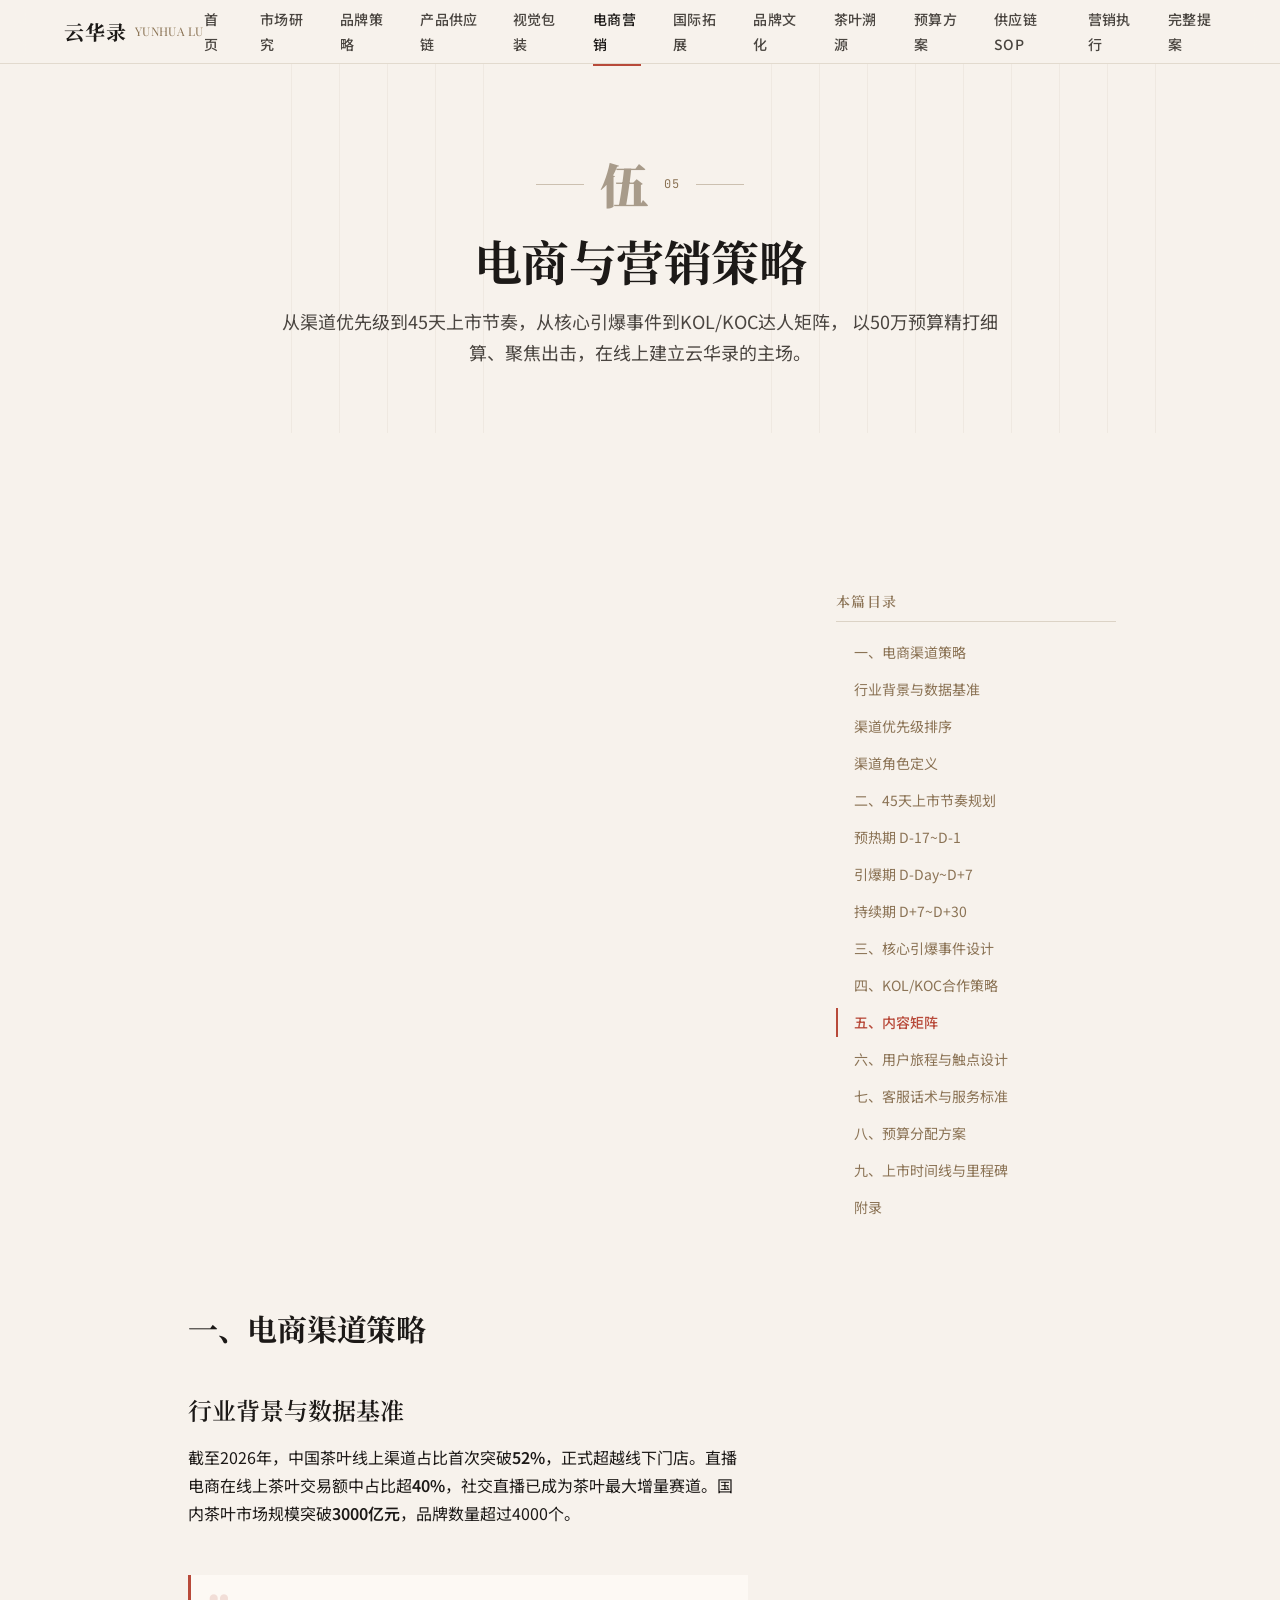
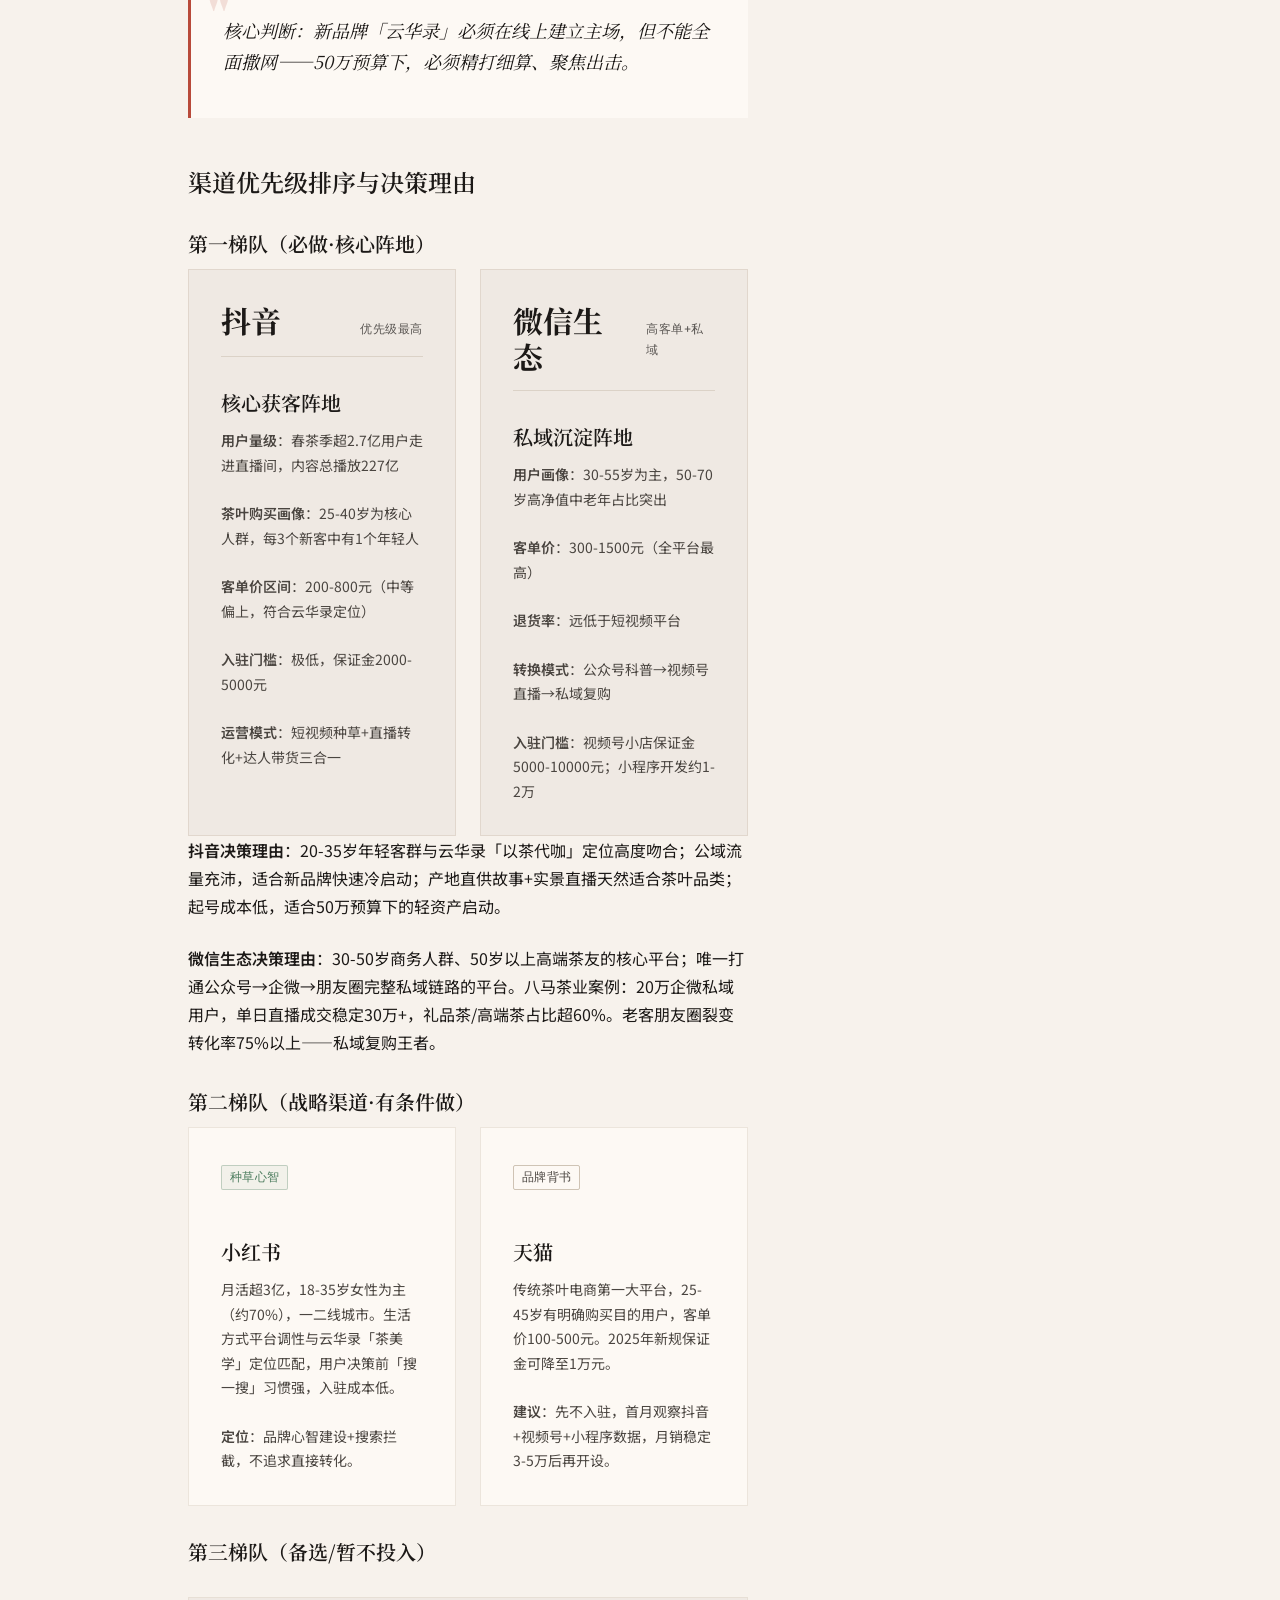
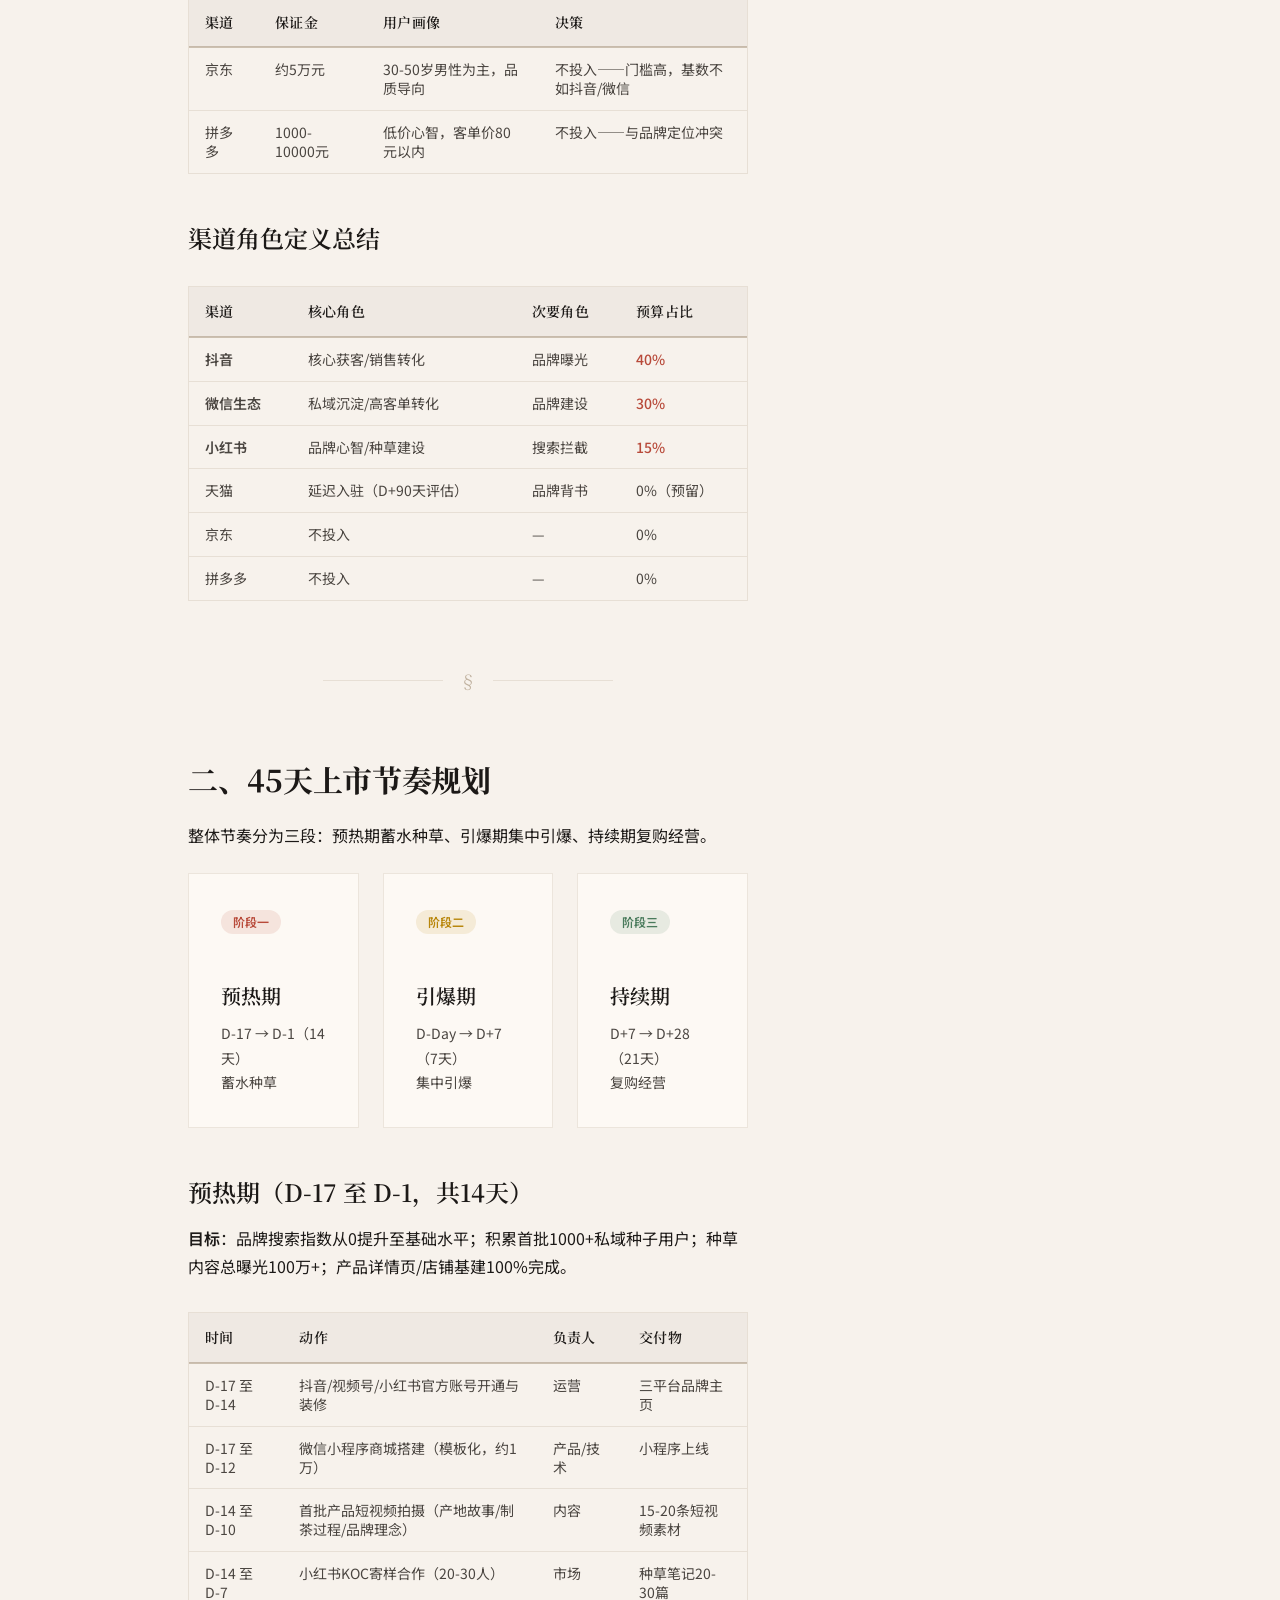
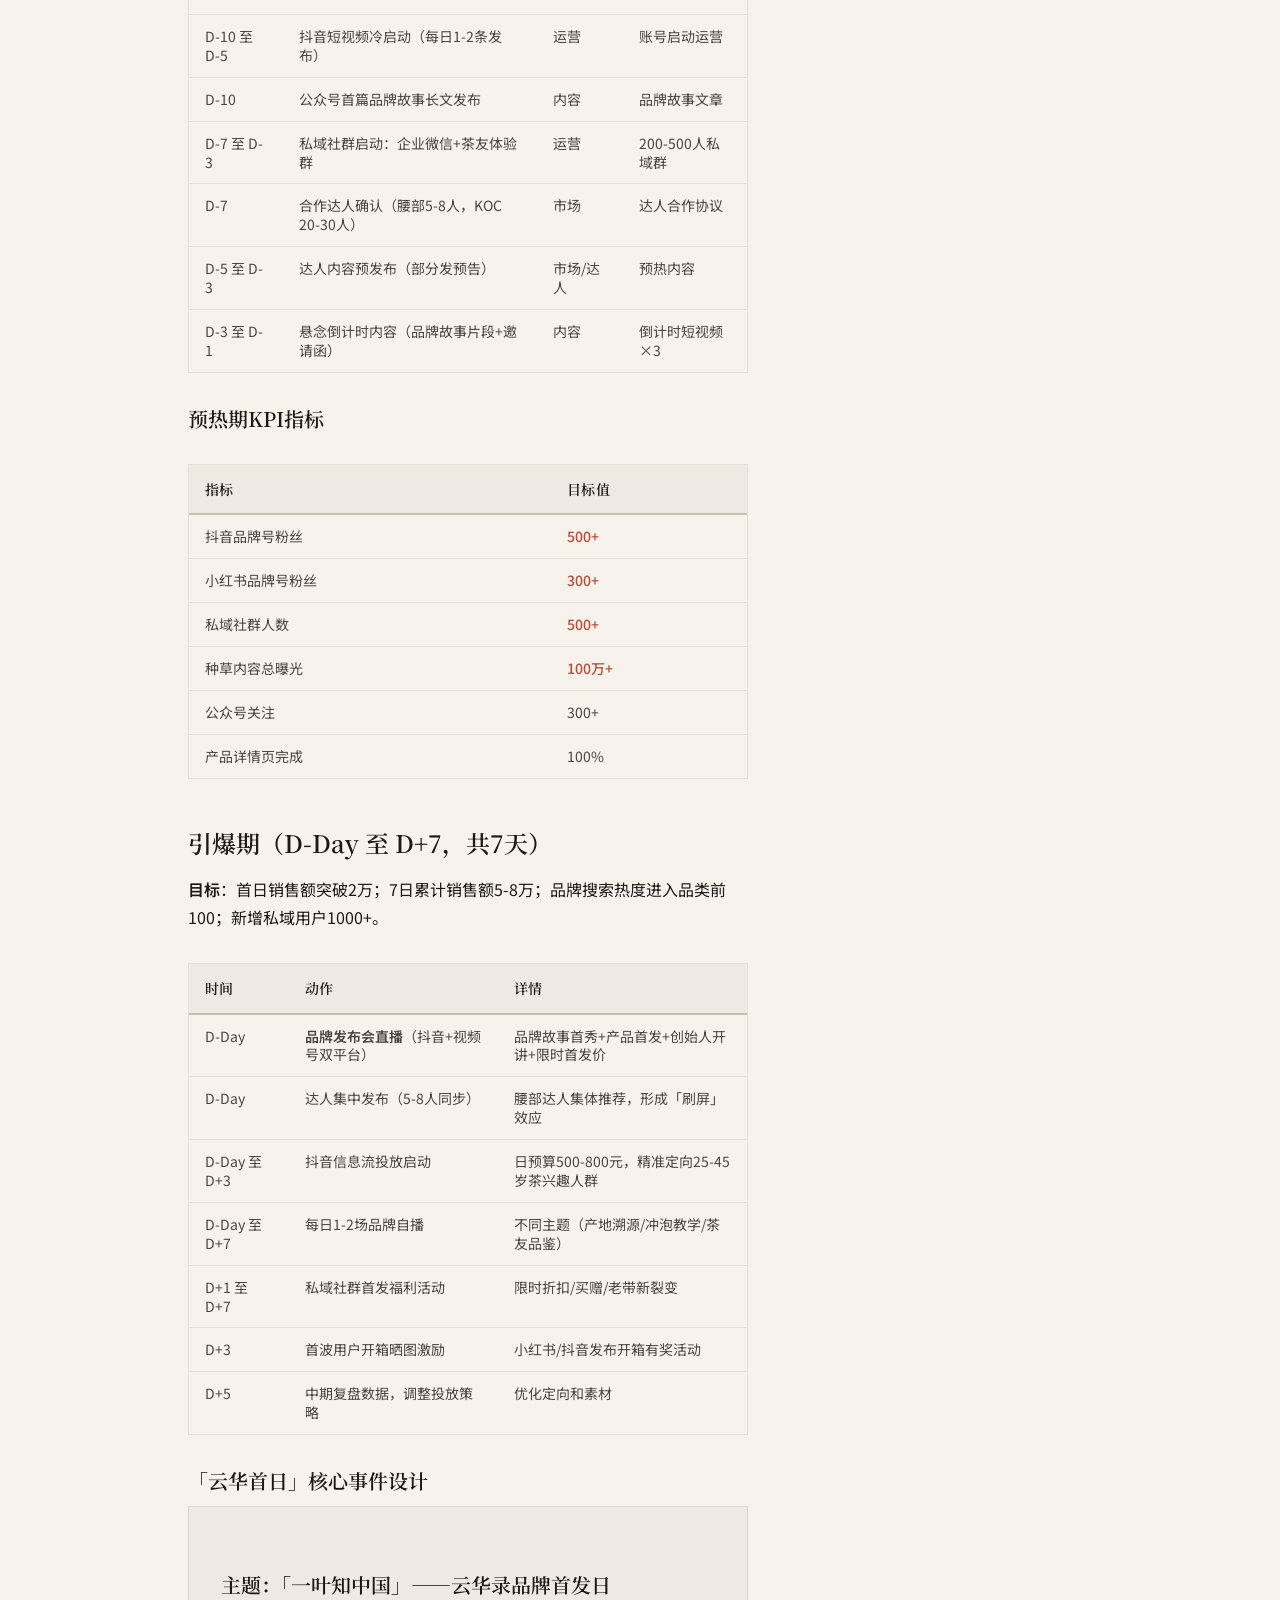
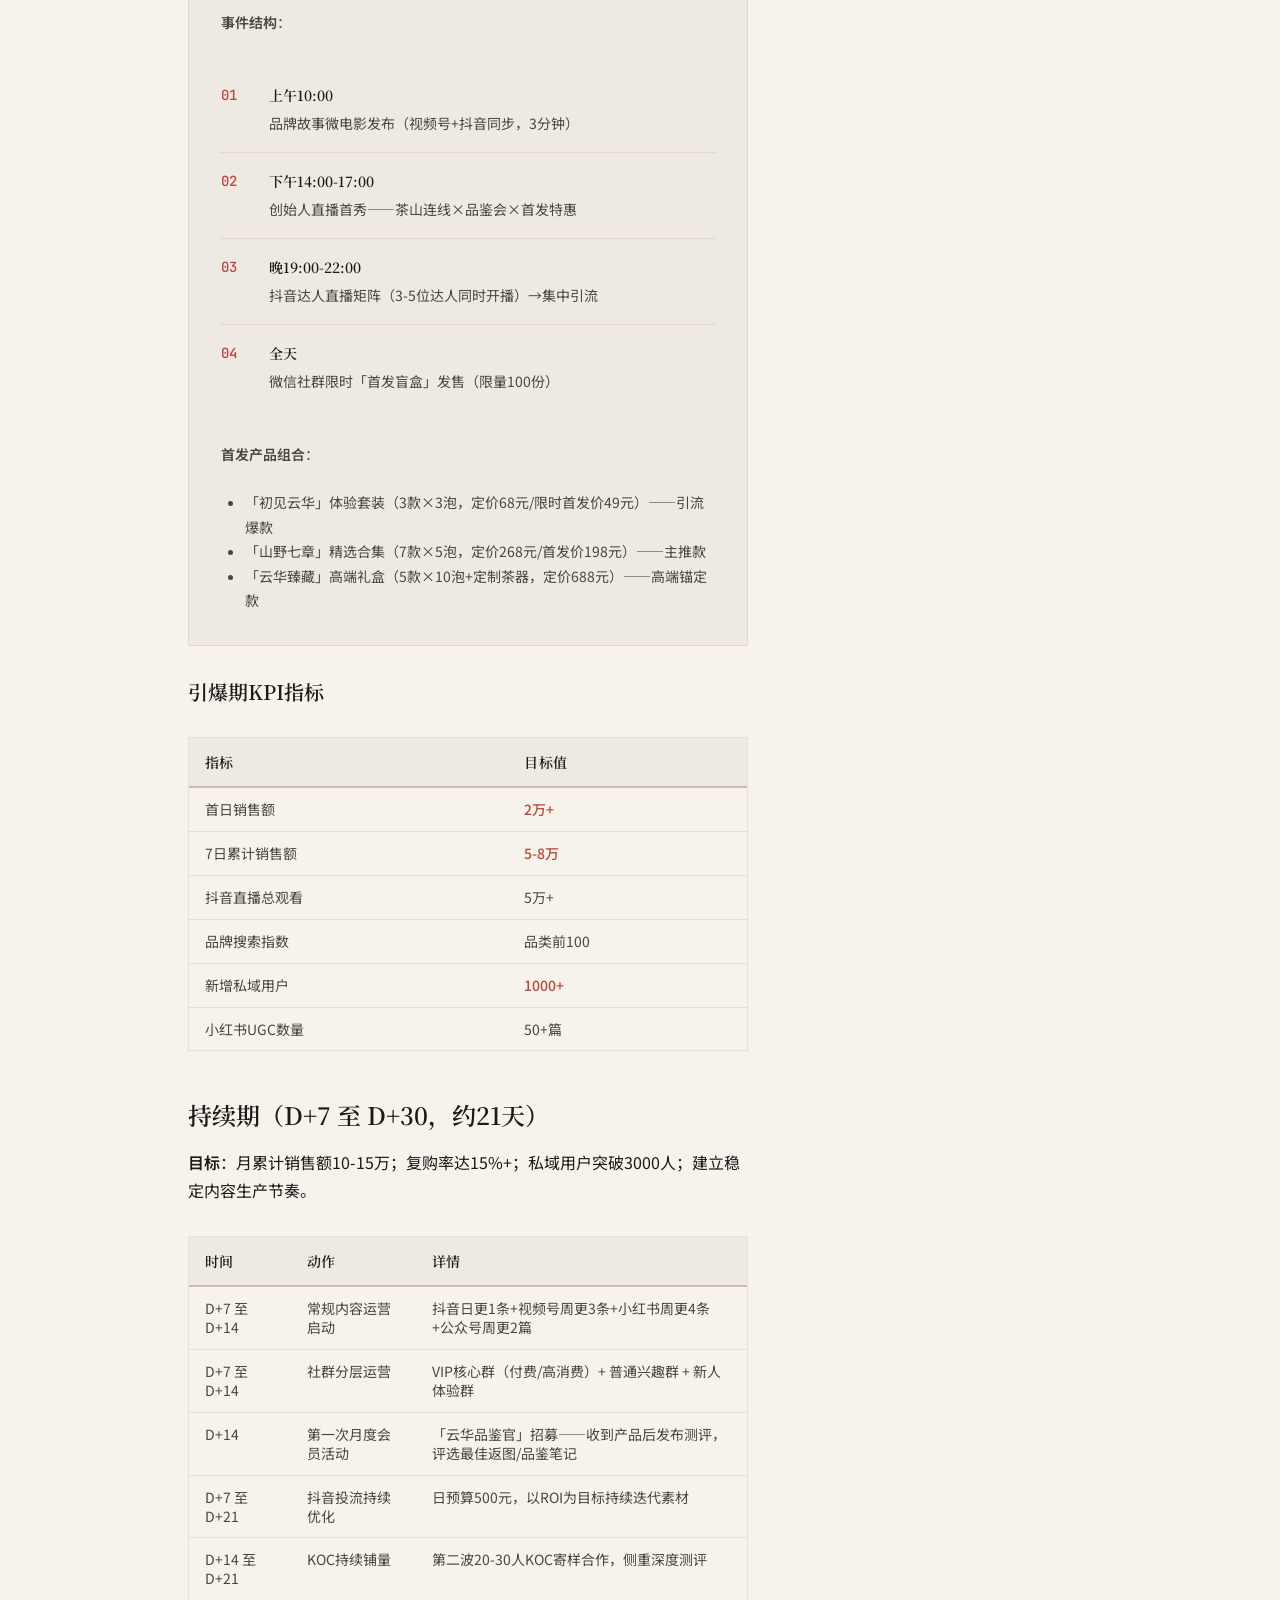
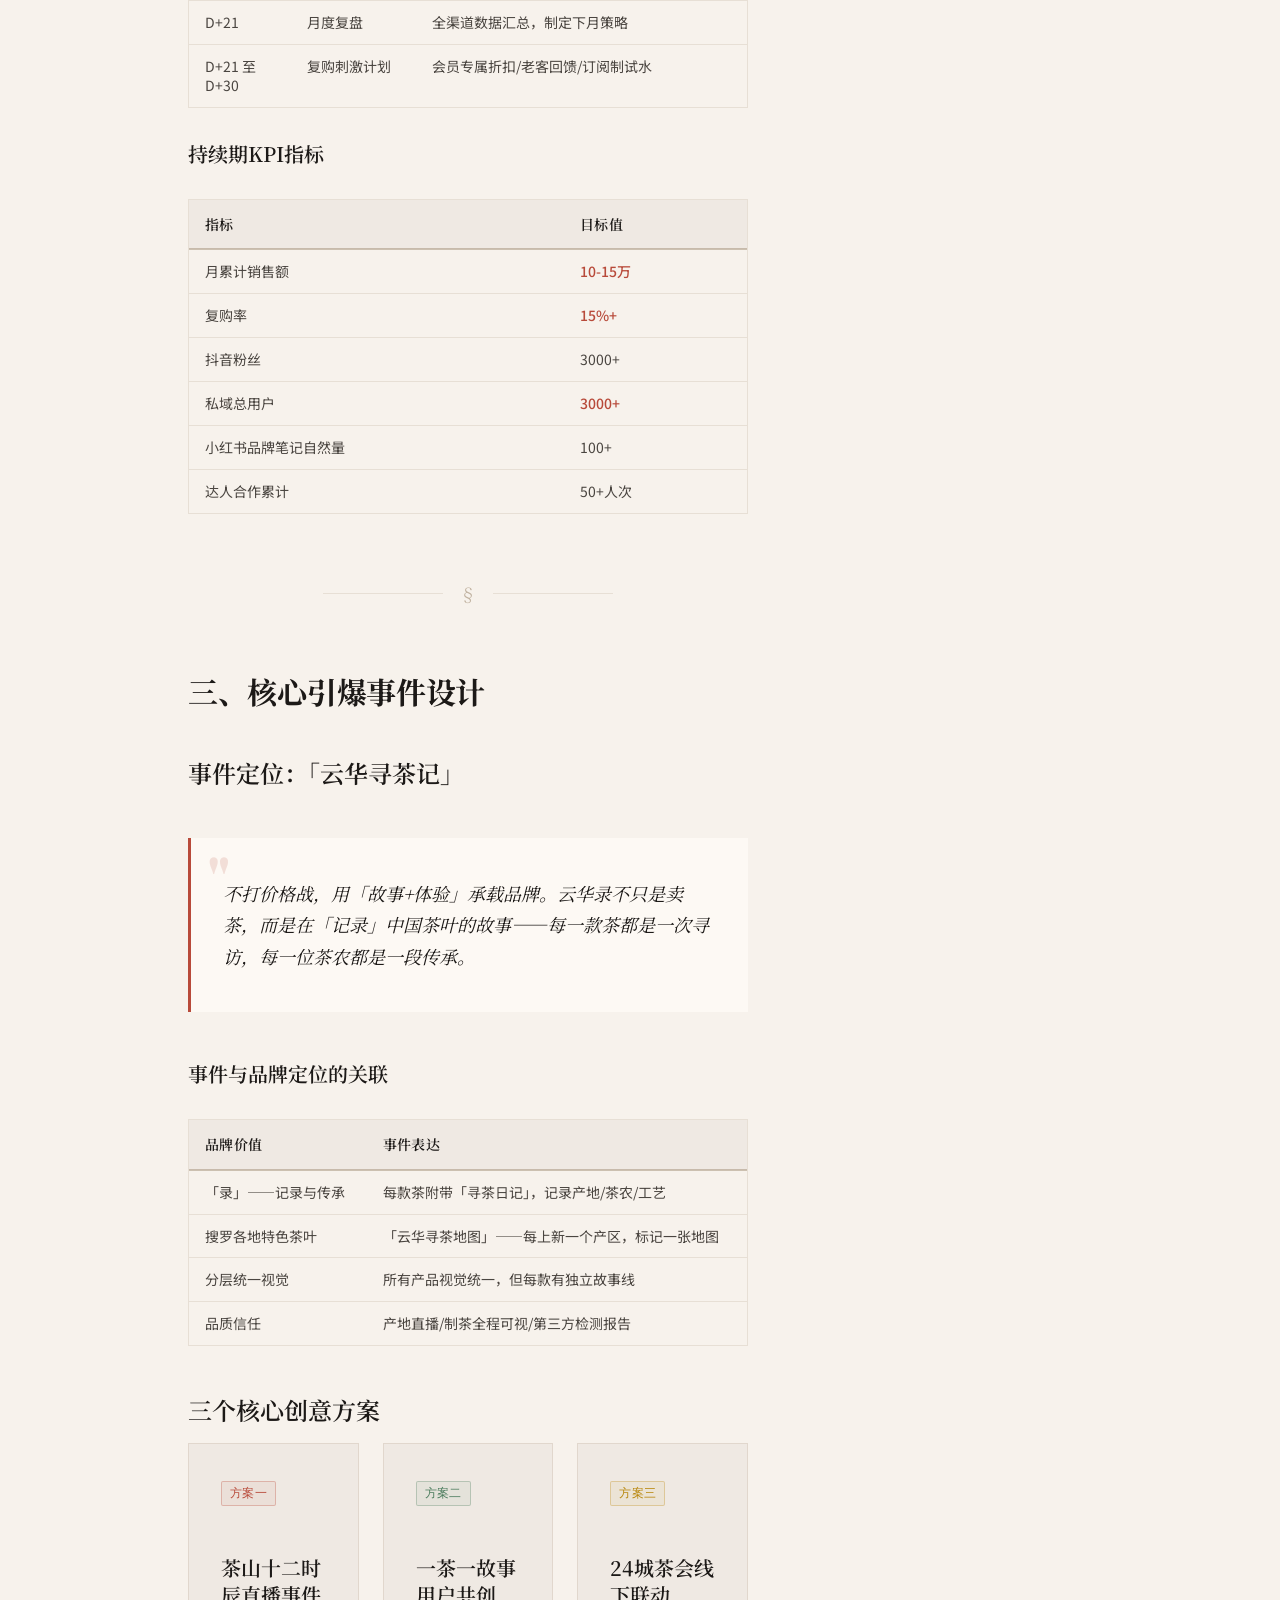
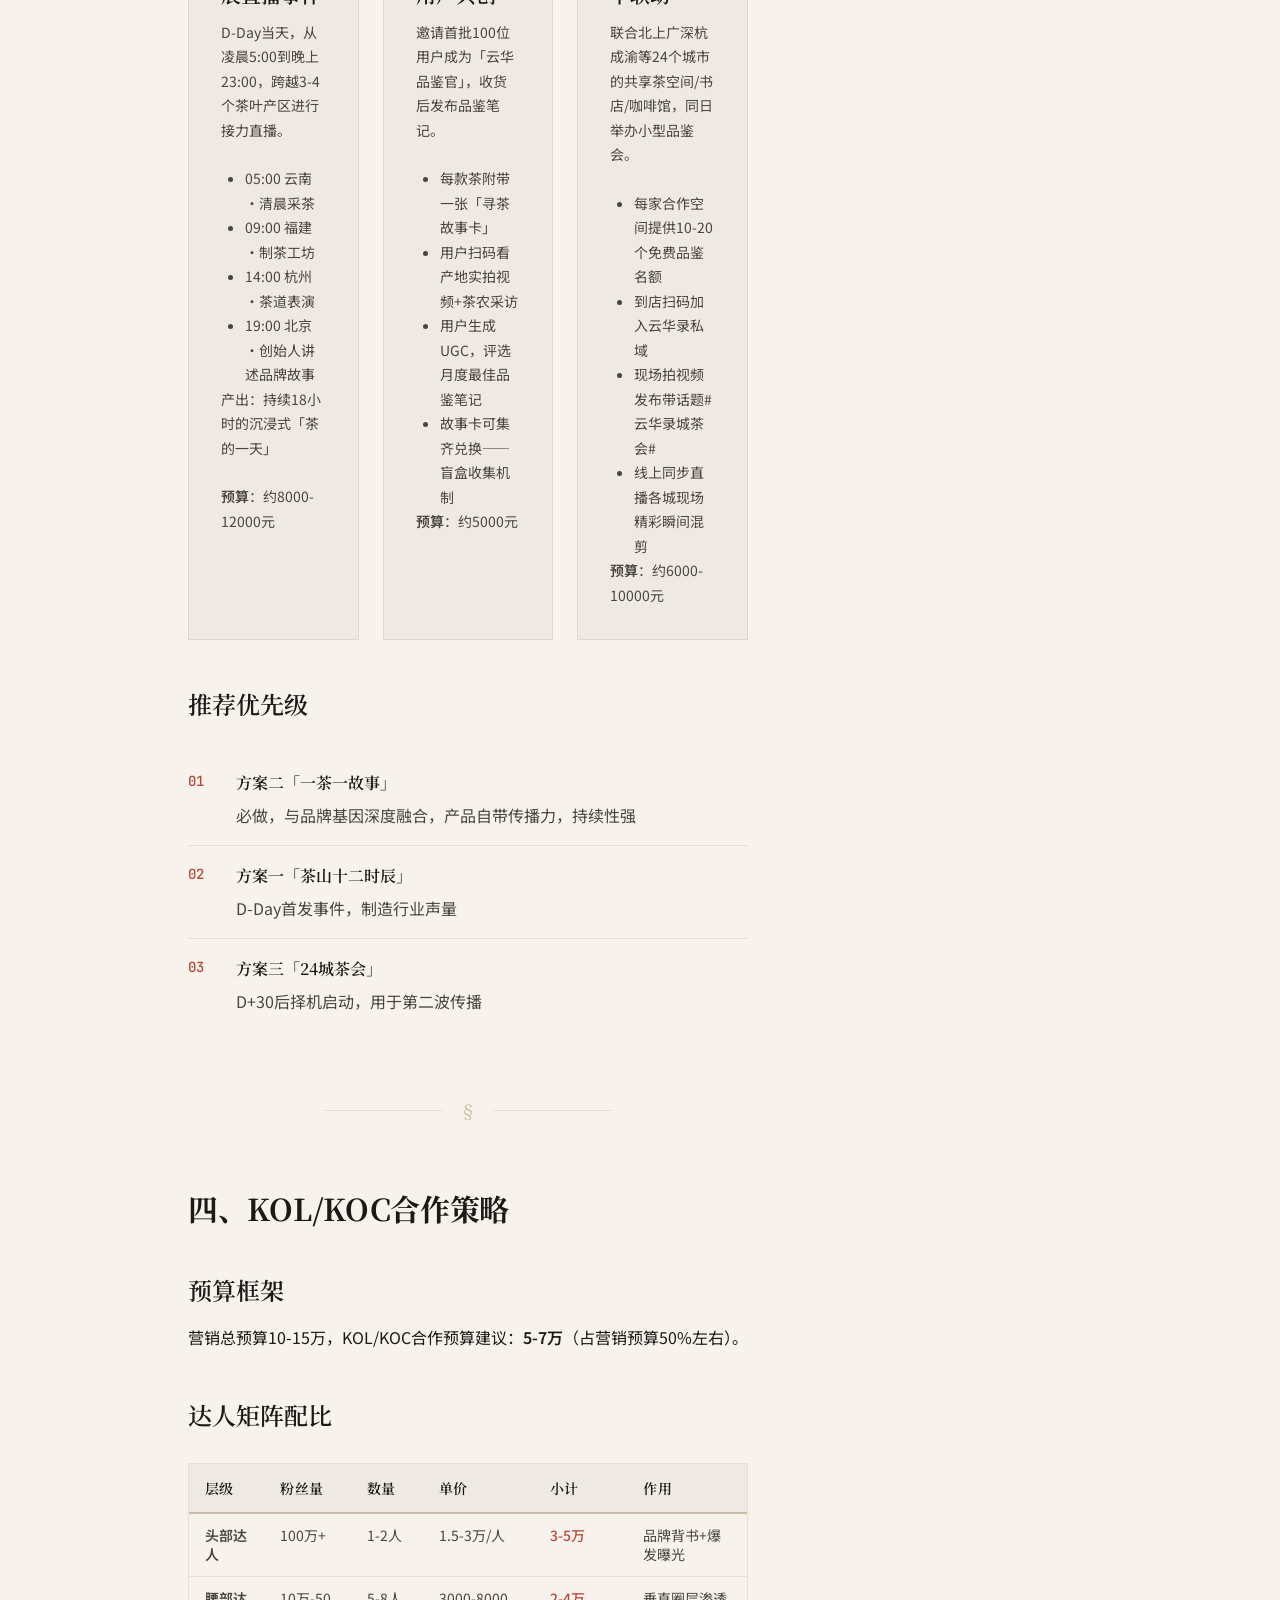
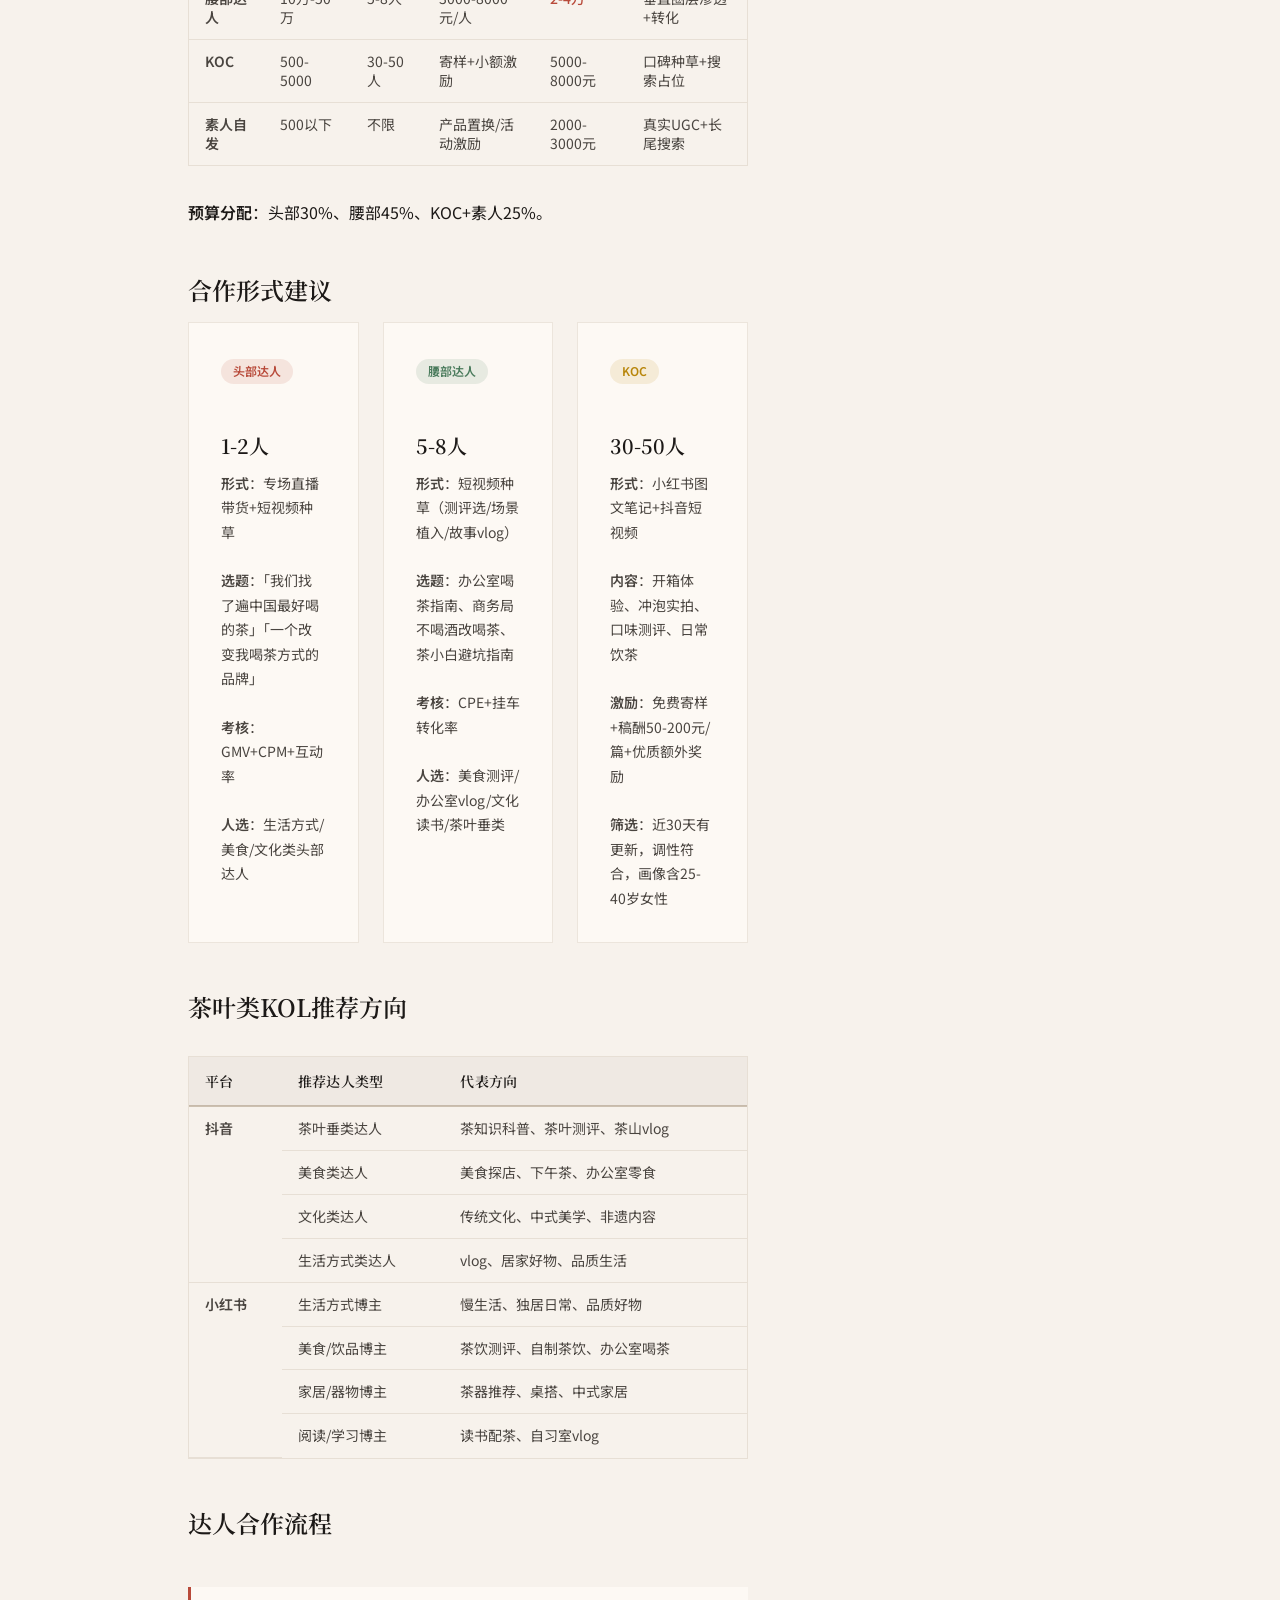
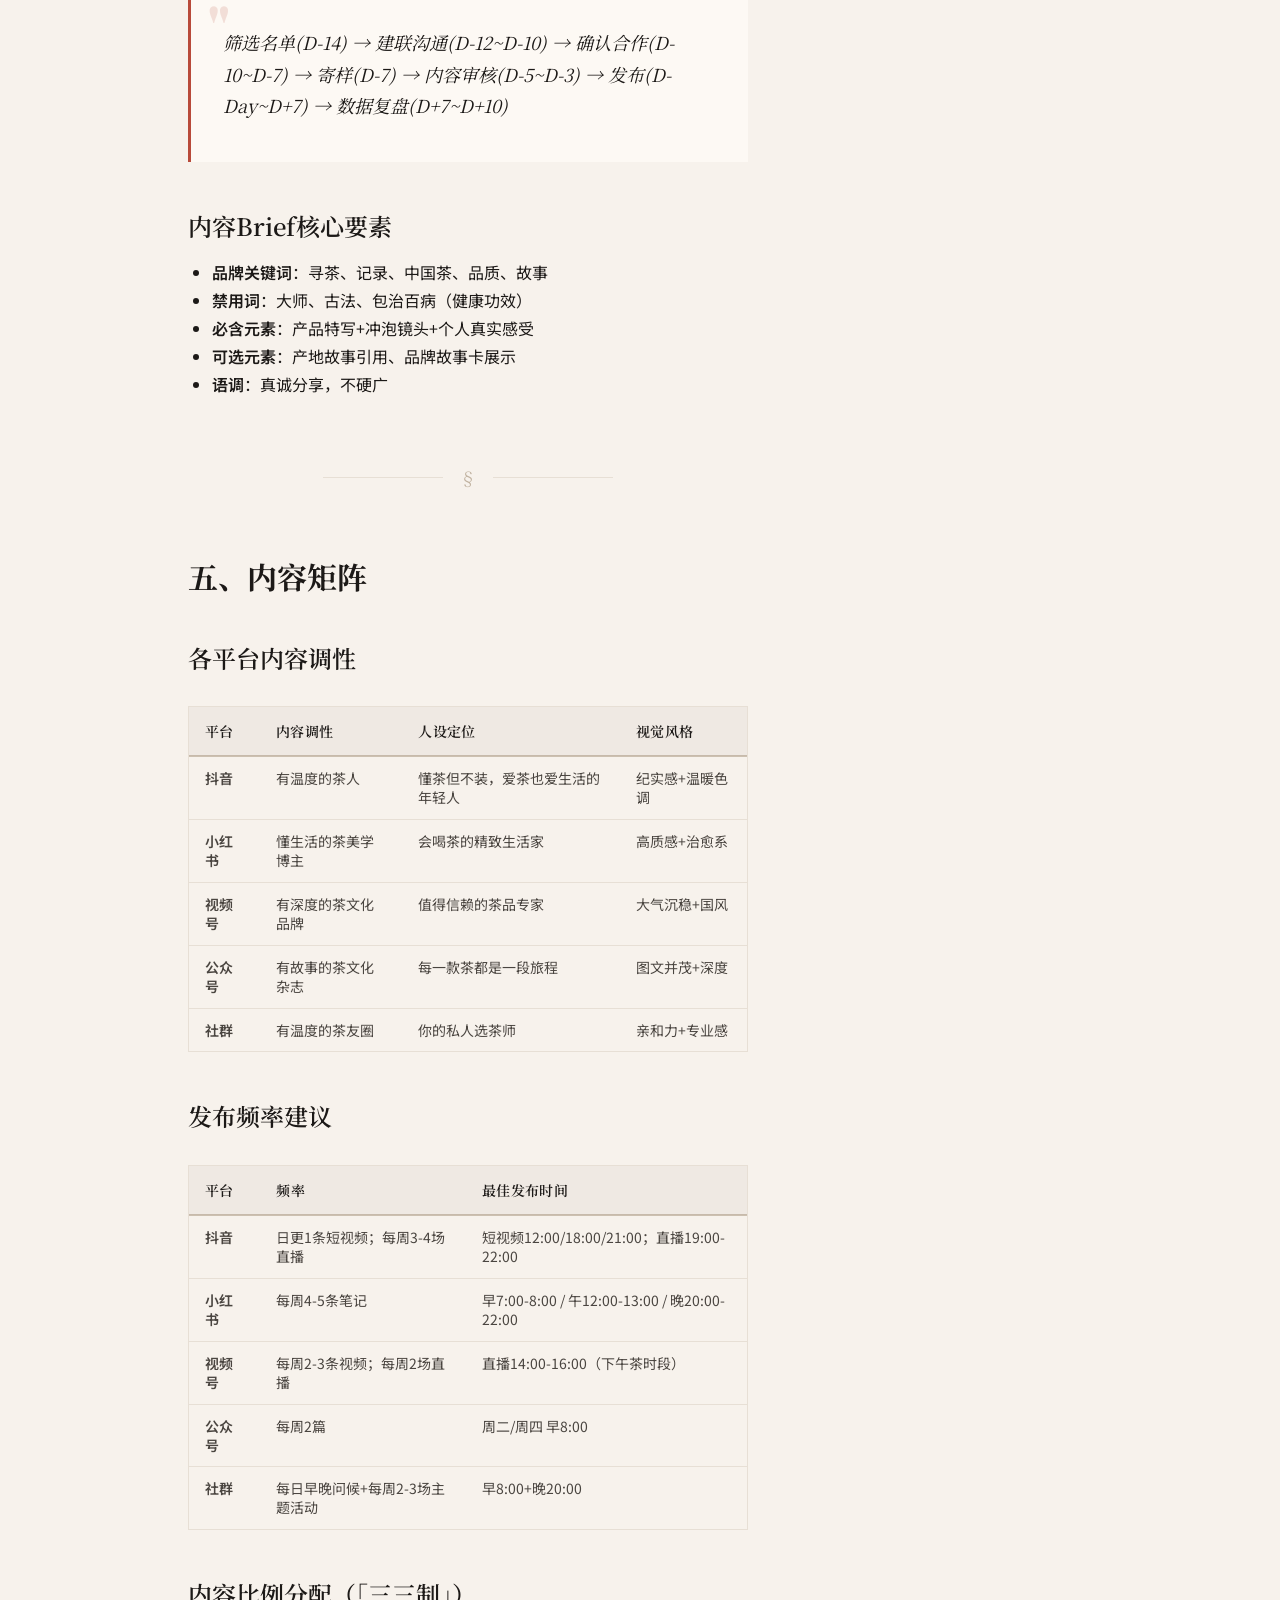
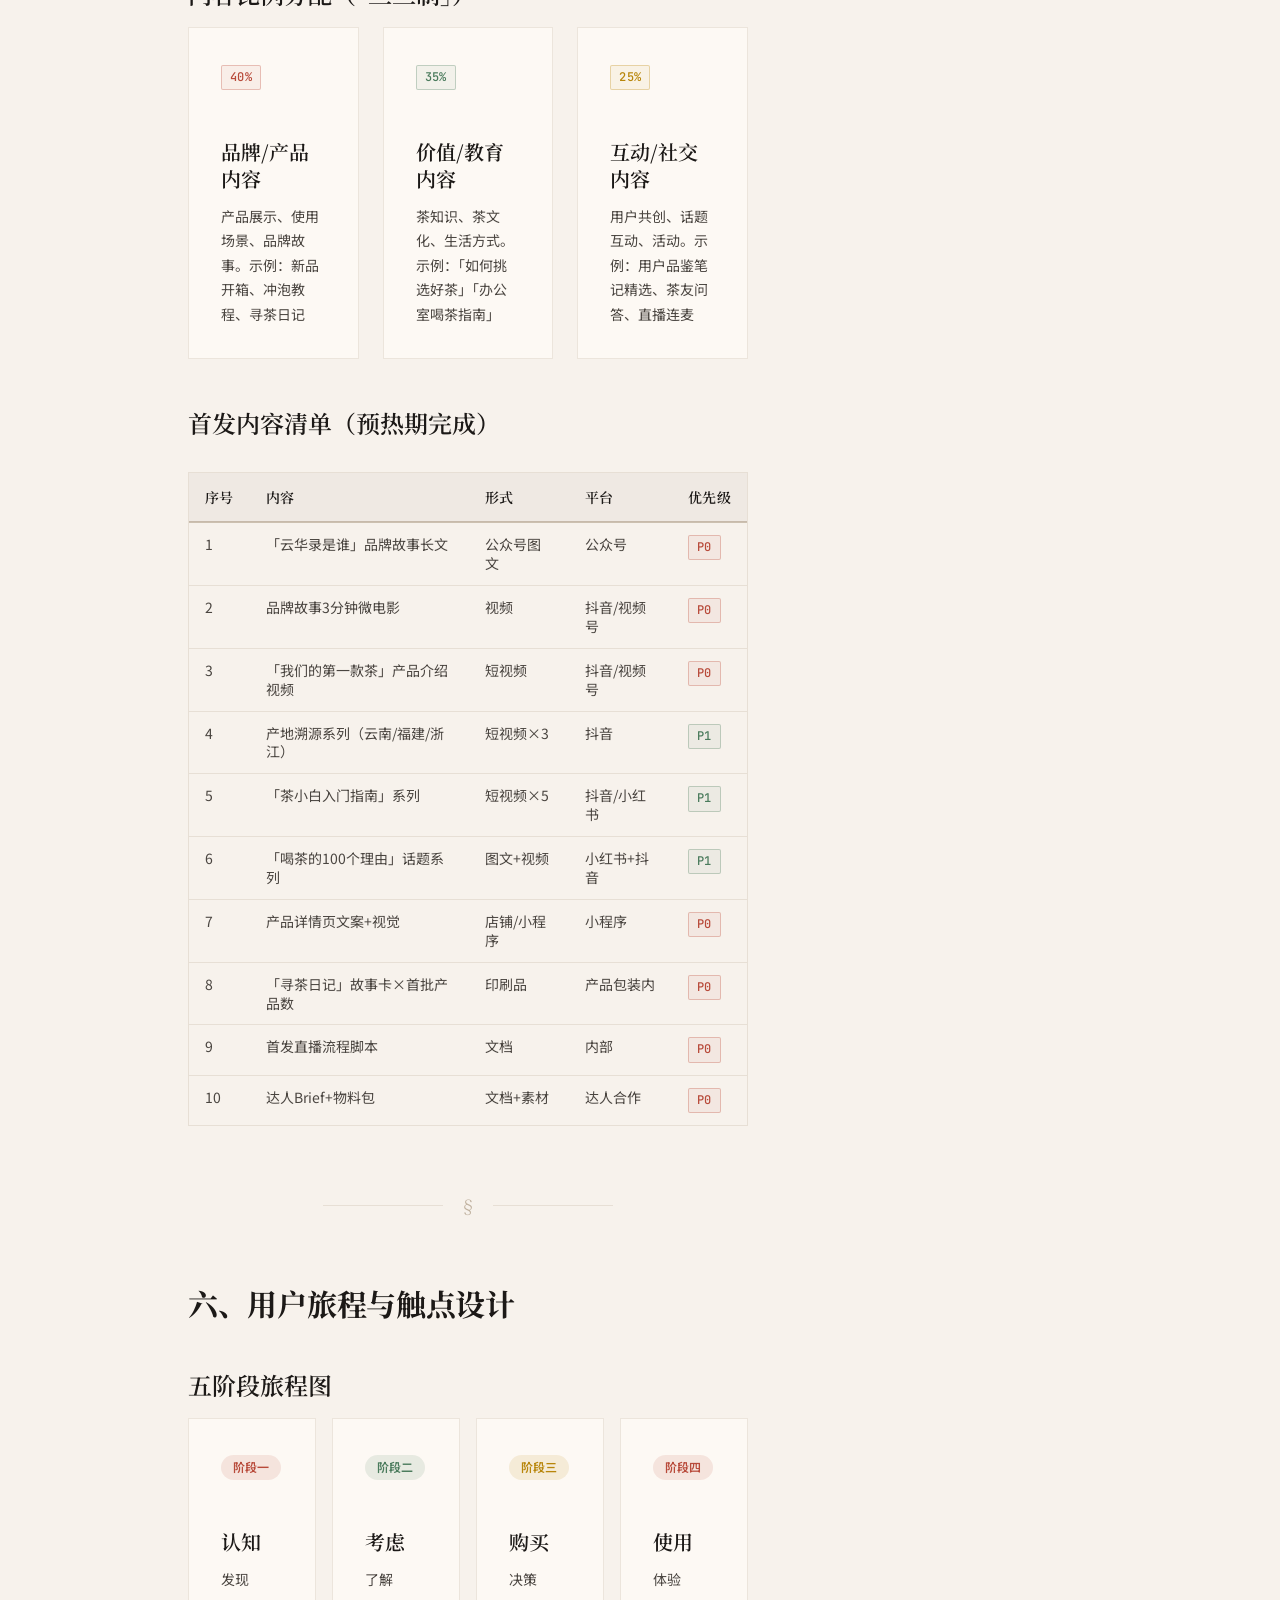
<file: pages/ecommerce-marketing.html>
<!DOCTYPE html>
<html lang="zh-CN">
<head>
  <meta charset="UTF-8">
  <meta name="viewport" content="width=device-width, initial-scale=1.0">
  <title>电商与营销策略 · 云华录品牌全案</title>
  <meta name="description" content="云华录电商运营与营销策略——渠道优先级、45天上市节奏、核心引爆事件、KOL/KOC矩阵、内容矩阵、用户旅程、客服标准与预算分配。">

  <link rel="stylesheet" href="../assets/css/tokens.css">
  <link rel="stylesheet" href="../assets/css/base.css">
  <link rel="stylesheet" href="../assets/css/layout.css">
  <link rel="stylesheet" href="../assets/css/components.css">
  <link rel="stylesheet" href="../assets/css/pages.css">
  <link rel="stylesheet" href="../assets/css/mobile-fix.css">

  <link rel="icon" href="data:image/svg+xml,<svg xmlns='http://www.w3.org/2000/svg' viewBox='0 0 36 36'><rect width='36' height='36' rx='2' fill='%23B84A3A'/><text x='18' y='26' font-size='20' font-family='serif' font-weight='bold' fill='%23F7F2EC' text-anchor='middle'>云</text></svg>">
</head>
<body>

  <!-- ==========================================================================
       全局导航
       ========================================================================== -->
  <header class="site-nav" id="siteNav">
    <div class="site-nav-inner">
      <a href="../index.html" class="nav-logo">
        <span class="nav-logo-cn">云华录</span>
        <span class="nav-logo-en">YUNHUA LU</span>
      </a>
      <button class="nav-toggle" id="navToggle" aria-label="菜单" aria-expanded="false">
        <span></span><span></span><span></span>
      </button>
      <nav class="nav-list" id="navList">
        <a href="../index.html" class="nav-link">首页</a>
        <a href="market-research.html" class="nav-link">市场研究</a>
        <a href="brand-foundation.html" class="nav-link">品牌策略</a>
        <a href="product-supply.html" class="nav-link">产品供应链</a>
        <a href="visual-packaging.html" class="nav-link">视觉包装</a>
        <a href="ecommerce-marketing.html" class="nav-link active">电商营销</a>
        <a href="international.html" class="nav-link">国际拓展</a>
        <a href="brand-culture.html" class="nav-link">品牌文化</a>
        <a href="tea-trace-report.html" class="nav-link">茶叶溯源</a>
        <a href="budget-execution.html" class="nav-link">预算方案</a>
        <a href="supply-chain-sop.html" class="nav-link">供应链SOP</a>
        <a href="marketing-execution.html" class="nav-link">营销执行</a>
        <a href="full-proposal.html" class="nav-link">完整提案</a>
      </nav>
    </div>
    <div class="nav-drawer" id="navDrawer">
      <a href="../index.html" class="nav-drawer-link">首页</a>
      <a href="market-research.html" class="nav-drawer-link">市场研究</a>
      <a href="brand-foundation.html" class="nav-drawer-link">品牌策略</a>
      <a href="product-supply.html" class="nav-drawer-link">产品供应链</a>
      <a href="visual-packaging.html" class="nav-drawer-link">视觉包装</a>
      <a href="ecommerce-marketing.html" class="nav-drawer-link">电商营销</a>
      <a href="international.html" class="nav-drawer-link">国际拓展</a>
      <a href="brand-culture.html" class="nav-drawer-link">品牌文化</a>
      <a href="tea-trace-report.html" class="nav-drawer-link">茶叶溯源</a>
      <a href="budget-execution.html" class="nav-drawer-link">预算方案</a>
      <a href="supply-chain-sop.html" class="nav-drawer-link">供应链SOP</a>
      <a href="marketing-execution.html" class="nav-drawer-link">营销执行</a>
      <a href="full-proposal.html" class="nav-drawer-link">完整提案</a>
    </div>
    <div class="reading-progress" id="readingProgress"></div>
  </header>

  <!-- ==========================================================================
       页面主体
       ========================================================================== -->
    <main class="page-main">

    <!-- ===================== 篇章首屏 ===================== -->
    <header class="chapter-header">
      <div class="tea-grid-bg-fade" aria-hidden="true"></div>
      <div class="chapter-header-number">
        <span class="chapter-header-num-cn">伍</span>
        <span class="chapter-header-num-latin">05</span>
      </div>
      <h1 class="chapter-header-title">电商与营销策略</h1>
      <p class="chapter-header-lead">
        从渠道优先级到45天上市节奏，从核心引爆事件到KOL/KOC达人矩阵， 以50万预算精打细算、聚焦出击，在线上建立云华录的主场。
      </p>
    </header>

    <!-- ===================== 阅读布局 ===================== -->
    <div class="page-layout container-wide">
      <!-- 侧边目录 -->
      <aside class="toc-sidebar" id="tocSidebar">
        <button class="toc-toggle" id="tocToggle" aria-expanded="false">目录</button>
        <div class="toc-content" id="tocContent">
          <h3 class="toc-title">本篇目录</h3>
          <ul class="toc-list">
            <li><a href="#sec-1" class="toc-link">一、电商渠道策略</a></li>
            <li><a href="#sec-1-1" class="toc-link">行业背景与数据基准</a></li>
            <li><a href="#sec-1-2" class="toc-link">渠道优先级排序</a></li>
            <li><a href="#sec-1-3" class="toc-link">渠道角色定义</a></li>
            <li><a href="#sec-2" class="toc-link">二、45天上市节奏规划</a></li>
            <li><a href="#sec-2-1" class="toc-link">预热期 D-17~D-1</a></li>
            <li><a href="#sec-2-2" class="toc-link">引爆期 D-Day~D+7</a></li>
            <li><a href="#sec-2-3" class="toc-link">持续期 D+7~D+30</a></li>
            <li><a href="#sec-3" class="toc-link">三、核心引爆事件设计</a></li>
            <li><a href="#sec-4" class="toc-link">四、KOL/KOC合作策略</a></li>
            <li><a href="#sec-5" class="toc-link">五、内容矩阵</a></li>
            <li><a href="#sec-6" class="toc-link">六、用户旅程与触点设计</a></li>
            <li><a href="#sec-7" class="toc-link">七、客服话术与服务标准</a></li>
            <li><a href="#sec-8" class="toc-link">八、预算分配方案</a></li>
            <li><a href="#sec-9" class="toc-link">九、上市时间线与里程碑</a></li>
            <li><a href="#sec-10" class="toc-link">附录</a></li>
          </ul>
        </div>
      </aside>

      <!-- 正文内容 -->
      <article class="page-content">
        <div class="article-prose">

          <!-- ========== 一、电商渠道策略 ========== -->
          <section id="sec-1">
            <h2>一、电商渠道策略</h2>

            <h3 id="sec-1-1">行业背景与数据基准</h3>
            <p>截至2026年，中国茶叶线上渠道占比首次突破<strong>52%</strong>，正式超越线下门店。直播电商在线上茶叶交易额中占比超<strong>40%</strong>，社交直播已成为茶叶最大增量赛道。国内茶叶市场规模突破<strong>3000亿元</strong>，品牌数量超过4000个。</p>
            <div class="quote-block reveal">
              <p class="quote-text">核心判断：新品牌「云华录」必须在线上建立主场，但不能全面撒网——50万预算下，必须精打细算、聚焦出击。</p>
            </div>

            <h3 id="sec-1-2">渠道优先级排序与决策理由</h3>

            <h4>第一梯队（必做·核心阵地）</h4>

            <div class="card-grid card-grid-2 reveal">
              <div class="info-card info-card-alt">
                <div class="product-line-header">
                  <span class="product-line-name">抖音</span>
                  <span class="product-line-tier">优先级最高</span>
                </div>
                <h4 class="info-card-title">核心获客阵地</h4>
                <div class="info-card-body">
                  <p><strong>用户量级</strong>：春茶季超2.7亿用户走进直播间，内容总播放227亿</p>
                  <p><strong>茶叶购买画像</strong>：25-40岁为核心人群，每3个新客中有1个年轻人</p>
                  <p><strong>客单价区间</strong>：200-800元（中等偏上，符合云华录定位）</p>
                  <p><strong>入驻门槛</strong>：极低，保证金2000-5000元</p>
                  <p><strong>运营模式</strong>：短视频种草+直播转化+达人带货三合一</p>
                </div>
              </div>
              <div class="info-card info-card-alt">
                <div class="product-line-header">
                  <span class="product-line-name">微信生态</span>
                  <span class="product-line-tier">高客单+私域</span>
                </div>
                <h4 class="info-card-title">私域沉淀阵地</h4>
                <div class="info-card-body">
                  <p><strong>用户画像</strong>：30-55岁为主，50-70岁高净值中老年占比突出</p>
                  <p><strong>客单价</strong>：300-1500元（全平台最高）</p>
                  <p><strong>退货率</strong>：远低于短视频平台</p>
                  <p><strong>转换模式</strong>：公众号科普→视频号直播→私域复购</p>
                  <p><strong>入驻门槛</strong>：视频号小店保证金5000-10000元；小程序开发约1-2万</p>
                </div>
              </div>
            </div>

            <p><strong>抖音决策理由</strong>：20-35岁年轻客群与云华录「以茶代咖」定位高度吻合；公域流量充沛，适合新品牌快速冷启动；产地直供故事+实景直播天然适合茶叶品类；起号成本低，适合50万预算下的轻资产启动。</p>
            <p><strong>微信生态决策理由</strong>：30-50岁商务人群、50岁以上高端茶友的核心平台；唯一打通公众号→企微→朋友圈完整私域链路的平台。八马茶业案例：20万企微私域用户，单日直播成交稳定30万+，礼品茶/高端茶占比超60%。老客朋友圈裂变转化率75%以上——私域复购王者。</p>

            <h4>第二梯队（战略渠道·有条件做）</h4>

            <div class="card-grid card-grid-2 reveal">
              <div class="info-card">
                <span class="tag tag-pine mb-4">种草心智</span>
                <h4 class="info-card-title">小红书</h4>
                <div class="info-card-body">
                  <p>月活超3亿，18-35岁女性为主（约70%），一二线城市。生活方式平台调性与云华录「茶美学」定位匹配，用户决策前「搜一搜」习惯强，入驻成本低。</p>
                  <p><strong>定位</strong>：品牌心智建设+搜索拦截，不追求直接转化。</p>
                </div>
              </div>
              <div class="info-card">
                <span class="tag tag-outline mb-4">品牌背书</span>
                <h4 class="info-card-title">天猫</h4>
                <div class="info-card-body">
                  <p>传统茶叶电商第一大平台，25-45岁有明确购买目的用户，客单价100-500元。2025年新规保证金可降至1万元。</p>
                  <p><strong>建议</strong>：先不入驻，首月观察抖音+视频号+小程序数据，月销稳定3-5万后再开设。</p>
                </div>
              </div>
            </div>

            <h4>第三梯队（备选/暂不投入）</h4>
            <div class="data-table-wrap reveal">
              <table class="data-table">
                <thead>
                  <tr><th>渠道</th><th>保证金</th><th>用户画像</th><th>决策</th></tr>
                </thead>
                <tbody>
                  <tr><td>京东</td><td>约5万元</td><td>30-50岁男性为主，品质导向</td><td>不投入——门槛高，基数不如抖音/微信</td></tr>
                  <tr><td>拼多多</td><td>1000-10000元</td><td>低价心智，客单价80元以内</td><td>不投入——与品牌定位冲突</td></tr>
                </tbody>
              </table>
            </div>

            <h3 id="sec-1-3">渠道角色定义总结</h3>
            <div class="data-table-wrap reveal">
              <table class="data-table">
                <thead>
                  <tr><th>渠道</th><th>核心角色</th><th>次要角色</th><th>预算占比</th></tr>
                </thead>
                <tbody>
                  <tr><td><strong>抖音</strong></td><td>核心获客/销售转化</td><td>品牌曝光</td><td class="col-highlight">40%</td></tr>
                  <tr><td><strong>微信生态</strong></td><td>私域沉淀/高客单转化</td><td>品牌建设</td><td class="col-highlight">30%</td></tr>
                  <tr><td><strong>小红书</strong></td><td>品牌心智/种草建设</td><td>搜索拦截</td><td class="col-highlight">15%</td></tr>
                  <tr><td>天猫</td><td>延迟入驻（D+90天评估）</td><td>品牌背书</td><td>0%（预留）</td></tr>
                  <tr><td>京东</td><td>不投入</td><td>—</td><td>0%</td></tr>
                  <tr><td>拼多多</td><td>不投入</td><td>—</td><td>0%</td></tr>
                </tbody>
              </table>
            </div>
          </section>

          <div class="divider"><span class="divider-line"></span><span class="divider-mark">§</span><span class="divider-line"></span></div>

          <!-- ========== 二、45天上市节奏规划 ========== -->
          <section id="sec-2">
            <h2>二、45天上市节奏规划</h2>

            <p>整体节奏分为三段：预热期蓄水种草、引爆期集中引爆、持续期复购经营。</p>
            <div class="card-grid card-grid-3 reveal">
              <div class="info-card">
                <span class="badge badge-vermilion mb-4">阶段一</span>
                <h4 class="info-card-title">预热期</h4>
                <div class="info-card-body">D-17 → D-1（14天）<br>蓄水种草</div>
              </div>
              <div class="info-card">
                <span class="badge badge-gold mb-4">阶段二</span>
                <h4 class="info-card-title">引爆期</h4>
                <div class="info-card-body">D-Day → D+7（7天）<br>集中引爆</div>
              </div>
              <div class="info-card">
                <span class="badge badge-pine mb-4">阶段三</span>
                <h4 class="info-card-title">持续期</h4>
                <div class="info-card-body">D+7 → D+28（21天）<br>复购经营</div>
              </div>
            </div>

            <h3 id="sec-2-1">预热期（D-17 至 D-1，共14天）</h3>
            <p><strong>目标</strong>：品牌搜索指数从0提升至基础水平；积累首批1000+私域种子用户；种草内容总曝光100万+；产品详情页/店铺基建100%完成。</p>

            <div class="data-table-wrap reveal">
              <table class="data-table">
                <thead>
                  <tr><th>时间</th><th>动作</th><th>负责人</th><th>交付物</th></tr>
                </thead>
                <tbody>
                  <tr><td>D-17 至 D-14</td><td>抖音/视频号/小红书官方账号开通与装修</td><td>运营</td><td>三平台品牌主页</td></tr>
                  <tr><td>D-17 至 D-12</td><td>微信小程序商城搭建（模板化，约1万）</td><td>产品/技术</td><td>小程序上线</td></tr>
                  <tr><td>D-14 至 D-10</td><td>首批产品短视频拍摄（产地故事/制茶过程/品牌理念）</td><td>内容</td><td>15-20条短视频素材</td></tr>
                  <tr><td>D-14 至 D-7</td><td>小红书KOC寄样合作（20-30人）</td><td>市场</td><td>种草笔记20-30篇</td></tr>
                  <tr><td>D-10 至 D-5</td><td>抖音短视频冷启动（每日1-2条发布）</td><td>运营</td><td>账号启动运营</td></tr>
                  <tr><td>D-10</td><td>公众号首篇品牌故事长文发布</td><td>内容</td><td>品牌故事文章</td></tr>
                  <tr><td>D-7 至 D-3</td><td>私域社群启动：企业微信+茶友体验群</td><td>运营</td><td>200-500人私域群</td></tr>
                  <tr><td>D-7</td><td>合作达人确认（腰部5-8人，KOC 20-30人）</td><td>市场</td><td>达人合作协议</td></tr>
                  <tr><td>D-5 至 D-3</td><td>达人内容预发布（部分发预告）</td><td>市场/达人</td><td>预热内容</td></tr>
                  <tr><td>D-3 至 D-1</td><td>悬念倒计时内容（品牌故事片段+邀请函）</td><td>内容</td><td>倒计时短视频×3</td></tr>
                </tbody>
              </table>
            </div>

            <h4>预热期KPI指标</h4>
            <div class="data-table-wrap reveal">
              <table class="data-table">
                <thead>
                  <tr><th>指标</th><th>目标值</th></tr>
                </thead>
                <tbody>
                  <tr><td>抖音品牌号粉丝</td><td class="col-highlight">500+</td></tr>
                  <tr><td>小红书品牌号粉丝</td><td class="col-highlight">300+</td></tr>
                  <tr><td>私域社群人数</td><td class="col-highlight">500+</td></tr>
                  <tr><td>种草内容总曝光</td><td class="col-highlight">100万+</td></tr>
                  <tr><td>公众号关注</td><td>300+</td></tr>
                  <tr><td>产品详情页完成</td><td>100%</td></tr>
                </tbody>
              </table>
            </div>

            <h3 id="sec-2-2">引爆期（D-Day 至 D+7，共7天）</h3>
            <p><strong>目标</strong>：首日销售额突破2万；7日累计销售额5-8万；品牌搜索热度进入品类前100；新增私域用户1000+。</p>

            <div class="data-table-wrap reveal">
              <table class="data-table">
                <thead>
                  <tr><th>时间</th><th>动作</th><th>详情</th></tr>
                </thead>
                <tbody>
                  <tr><td>D-Day</td><td><strong>品牌发布会直播</strong>（抖音+视频号双平台）</td><td>品牌故事首秀+产品首发+创始人开讲+限时首发价</td></tr>
                  <tr><td>D-Day</td><td>达人集中发布（5-8人同步）</td><td>腰部达人集体推荐，形成「刷屏」效应</td></tr>
                  <tr><td>D-Day 至 D+3</td><td>抖音信息流投放启动</td><td>日预算500-800元，精准定向25-45岁茶兴趣人群</td></tr>
                  <tr><td>D-Day 至 D+7</td><td>每日1-2场品牌自播</td><td>不同主题（产地溯源/冲泡教学/茶友品鉴）</td></tr>
                  <tr><td>D+1 至 D+7</td><td>私域社群首发福利活动</td><td>限时折扣/买赠/老带新裂变</td></tr>
                  <tr><td>D+3</td><td>首波用户开箱晒图激励</td><td>小红书/抖音发布开箱有奖活动</td></tr>
                  <tr><td>D+5</td><td>中期复盘数据，调整投放策略</td><td>优化定向和素材</td></tr>
                </tbody>
              </table>
            </div>

            <h4>「云华首日」核心事件设计</h4>
            <div class="info-card info-card-alt reveal">
              <h4 class="info-card-title">主题：「一叶知中国」——云华录品牌首发日</h4>
              <div class="info-card-body">
                <p><strong>事件结构</strong>：</p>
                <ol class="doc-list">
                  <li><span class="doc-list-title">上午10:00</span>品牌故事微电影发布（视频号+抖音同步，3分钟）</li>
                  <li><span class="doc-list-title">下午14:00-17:00</span>创始人直播首秀——茶山连线×品鉴会×首发特惠</li>
                  <li><span class="doc-list-title">晚19:00-22:00</span>抖音达人直播矩阵（3-5位达人同时开播）→集中引流</li>
                  <li><span class="doc-list-title">全天</span>微信社群限时「首发盲盒」发售（限量100份）</li>
                </ol>
                <p><strong>首发产品组合</strong>：</p>
                <ul>
                  <li>「初见云华」体验套装（3款×3泡，定价68元/限时首发价49元）——引流爆款</li>
                  <li>「山野七章」精选合集（7款×5泡，定价268元/首发价198元）——主推款</li>
                  <li>「云华臻藏」高端礼盒（5款×10泡+定制茶器，定价688元）——高端锚定款</li>
                </ul>
              </div>
            </div>

            <h4>引爆期KPI指标</h4>
            <div class="data-table-wrap reveal">
              <table class="data-table">
                <thead>
                  <tr><th>指标</th><th>目标值</th></tr>
                </thead>
                <tbody>
                  <tr><td>首日销售额</td><td class="col-highlight">2万+</td></tr>
                  <tr><td>7日累计销售额</td><td class="col-highlight">5-8万</td></tr>
                  <tr><td>抖音直播总观看</td><td>5万+</td></tr>
                  <tr><td>品牌搜索指数</td><td>品类前100</td></tr>
                  <tr><td>新增私域用户</td><td class="col-highlight">1000+</td></tr>
                  <tr><td>小红书UGC数量</td><td>50+篇</td></tr>
                </tbody>
              </table>
            </div>

            <h3 id="sec-2-3">持续期（D+7 至 D+30，约21天）</h3>
            <p><strong>目标</strong>：月累计销售额10-15万；复购率达15%+；私域用户突破3000人；建立稳定内容生产节奏。</p>

            <div class="data-table-wrap reveal">
              <table class="data-table">
                <thead>
                  <tr><th>时间</th><th>动作</th><th>详情</th></tr>
                </thead>
                <tbody>
                  <tr><td>D+7 至 D+14</td><td>常规内容运营启动</td><td>抖音日更1条+视频号周更3条+小红书周更4条+公众号周更2篇</td></tr>
                  <tr><td>D+7 至 D+14</td><td>社群分层运营</td><td>VIP核心群（付费/高消费）+ 普通兴趣群 + 新人体验群</td></tr>
                  <tr><td>D+14</td><td>第一次月度会员活动</td><td>「云华品鉴官」招募——收到产品后发布测评，评选最佳返图/品鉴笔记</td></tr>
                  <tr><td>D+7 至 D+21</td><td>抖音投流持续优化</td><td>日预算500元，以ROI为目标持续迭代素材</td></tr>
                  <tr><td>D+14 至 D+21</td><td>KOC持续铺量</td><td>第二波20-30人KOC寄样合作，侧重深度测评</td></tr>
                  <tr><td>D+21</td><td>月度复盘</td><td>全渠道数据汇总，制定下月策略</td></tr>
                  <tr><td>D+21 至 D+30</td><td>复购刺激计划</td><td>会员专属折扣/老客回馈/订阅制试水</td></tr>
                </tbody>
              </table>
            </div>

            <h4>持续期KPI指标</h4>
            <div class="data-table-wrap reveal">
              <table class="data-table">
                <thead>
                  <tr><th>指标</th><th>目标值</th></tr>
                </thead>
                <tbody>
                  <tr><td>月累计销售额</td><td class="col-highlight">10-15万</td></tr>
                  <tr><td>复购率</td><td class="col-highlight">15%+</td></tr>
                  <tr><td>抖音粉丝</td><td>3000+</td></tr>
                  <tr><td>私域总用户</td><td class="col-highlight">3000+</td></tr>
                  <tr><td>小红书品牌笔记自然量</td><td>100+</td></tr>
                  <tr><td>达人合作累计</td><td>50+人次</td></tr>
                </tbody>
              </table>
            </div>
          </section>

          <div class="divider"><span class="divider-line"></span><span class="divider-mark">§</span><span class="divider-line"></span></div>

          <!-- ========== 三、核心引爆事件设计 ========== -->
          <section id="sec-3">
            <h2>三、核心引爆事件设计</h2>

            <h3>事件定位：「云华寻茶记」</h3>
            <div class="quote-block reveal">
              <p class="quote-text">不打价格战，用「故事+体验」承载品牌。云华录不只是卖茶，而是在「记录」中国茶叶的故事——每一款茶都是一次寻访，每一位茶农都是一段传承。</p>
            </div>

            <h4>事件与品牌定位的关联</h4>
            <div class="data-table-wrap reveal">
              <table class="data-table">
                <thead>
                  <tr><th>品牌价值</th><th>事件表达</th></tr>
                </thead>
                <tbody>
                  <tr><td>「录」——记录与传承</td><td>每款茶附带「寻茶日记」，记录产地/茶农/工艺</td></tr>
                  <tr><td>搜罗各地特色茶叶</td><td>「云华寻茶地图」——每上新一个产区，标记一张地图</td></tr>
                  <tr><td>分层统一视觉</td><td>所有产品视觉统一，但每款有独立故事线</td></tr>
                  <tr><td>品质信任</td><td>产地直播/制茶全程可视/第三方检测报告</td></tr>
                </tbody>
              </table>
            </div>

            <h3>三个核心创意方案</h3>

            <div class="card-grid card-grid-3 reveal">
              <div class="info-card info-card-alt">
                <span class="tag tag-vermilion mb-4">方案一</span>
                <h4 class="info-card-title">茶山十二时辰直播事件</h4>
                <div class="info-card-body">
                  <p>D-Day当天，从凌晨5:00到晚上23:00，跨越3-4个茶叶产区进行接力直播。</p>
                  <ul>
                    <li>05:00 云南·清晨采茶</li>
                    <li>09:00 福建·制茶工坊</li>
                    <li>14:00 杭州·茶道表演</li>
                    <li>19:00 北京·创始人讲述品牌故事</li>
                  </ul>
                  <p>产出：持续18小时的沉浸式「茶的一天」</p>
                  <p><strong>预算</strong>：约8000-12000元</p>
                </div>
              </div>
              <div class="info-card info-card-alt">
                <span class="tag tag-pine mb-4">方案二</span>
                <h4 class="info-card-title">一茶一故事用户共创</h4>
                <div class="info-card-body">
                  <p>邀请首批100位用户成为「云华品鉴官」，收货后发布品鉴笔记。</p>
                  <ul>
                    <li>每款茶附带一张「寻茶故事卡」</li>
                    <li>用户扫码看产地实拍视频+茶农采访</li>
                    <li>用户生成UGC，评选月度最佳品鉴笔记</li>
                    <li>故事卡可集齐兑换——盲盒收集机制</li>
                  </ul>
                  <p><strong>预算</strong>：约5000元</p>
                </div>
              </div>
              <div class="info-card info-card-alt">
                <span class="tag tag-gold mb-4">方案三</span>
                <h4 class="info-card-title">24城茶会线下联动</h4>
                <div class="info-card-body">
                  <p>联合北上广深杭成渝等24个城市的共享茶空间/书店/咖啡馆，同日举办小型品鉴会。</p>
                  <ul>
                    <li>每家合作空间提供10-20个免费品鉴名额</li>
                    <li>到店扫码加入云华录私域</li>
                    <li>现场拍视频发布带话题#云华录城茶会#</li>
                    <li>线上同步直播各城现场精彩瞬间混剪</li>
                  </ul>
                  <p><strong>预算</strong>：约6000-10000元</p>
                </div>
              </div>
            </div>

            <h3>推荐优先级</h3>
            <ol class="doc-list reveal">
              <li><span class="doc-list-title">方案二「一茶一故事」</span>必做，与品牌基因深度融合，产品自带传播力，持续性强</li>
              <li><span class="doc-list-title">方案一「茶山十二时辰」</span>D-Day首发事件，制造行业声量</li>
              <li><span class="doc-list-title">方案三「24城茶会」</span>D+30后择机启动，用于第二波传播</li>
            </ol>
          </section>

          <div class="divider"><span class="divider-line"></span><span class="divider-mark">§</span><span class="divider-line"></span></div>

          <!-- ========== 四、KOL/KOC合作策略 ========== -->
          <section id="sec-4">
            <h2>四、KOL/KOC合作策略</h2>

            <h3>预算框架</h3>
            <p>营销总预算10-15万，KOL/KOC合作预算建议：<strong>5-7万</strong>（占营销预算50%左右）。</p>

            <h3>达人矩阵配比</h3>
            <div class="data-table-wrap reveal">
              <table class="data-table">
                <thead>
                  <tr><th>层级</th><th>粉丝量</th><th>数量</th><th>单价</th><th>小计</th><th>作用</th></tr>
                </thead>
                <tbody>
                  <tr><td><strong>头部达人</strong></td><td>100万+</td><td>1-2人</td><td>1.5-3万/人</td><td class="col-highlight">3-5万</td><td>品牌背书+爆发曝光</td></tr>
                  <tr><td><strong>腰部达人</strong></td><td>10万-50万</td><td>5-8人</td><td>3000-8000元/人</td><td class="col-highlight">2-4万</td><td>垂直圈层渗透+转化</td></tr>
                  <tr><td><strong>KOC</strong></td><td>500-5000</td><td>30-50人</td><td>寄样+小额激励</td><td>5000-8000元</td><td>口碑种草+搜索占位</td></tr>
                  <tr><td><strong>素人自发</strong></td><td>500以下</td><td>不限</td><td>产品置换/活动激励</td><td>2000-3000元</td><td>真实UGC+长尾搜索</td></tr>
                </tbody>
              </table>
            </div>
            <p><strong>预算分配</strong>：头部30%、腰部45%、KOC+素人25%。</p>

            <h3>合作形式建议</h3>

            <div class="card-grid card-grid-3 reveal">
              <div class="info-card">
                <span class="badge badge-vermilion mb-4">头部达人</span>
                <h4 class="info-card-title">1-2人</h4>
                <div class="info-card-body">
                  <p><strong>形式</strong>：专场直播带货+短视频种草</p>
                  <p><strong>选题</strong>：「我们找了遍中国最好喝的茶」「一个改变我喝茶方式的品牌」</p>
                  <p><strong>考核</strong>：GMV+CPM+互动率</p>
                  <p><strong>人选</strong>：生活方式/美食/文化类头部达人</p>
                </div>
              </div>
              <div class="info-card">
                <span class="badge badge-pine mb-4">腰部达人</span>
                <h4 class="info-card-title">5-8人</h4>
                <div class="info-card-body">
                  <p><strong>形式</strong>：短视频种草（测评选/场景植入/故事vlog）</p>
                  <p><strong>选题</strong>：办公室喝茶指南、商务局不喝酒改喝茶、茶小白避坑指南</p>
                  <p><strong>考核</strong>：CPE+挂车转化率</p>
                  <p><strong>人选</strong>：美食测评/办公室vlog/文化读书/茶叶垂类</p>
                </div>
              </div>
              <div class="info-card">
                <span class="badge badge-gold mb-4">KOC</span>
                <h4 class="info-card-title">30-50人</h4>
                <div class="info-card-body">
                  <p><strong>形式</strong>：小红书图文笔记+抖音短视频</p>
                  <p><strong>内容</strong>：开箱体验、冲泡实拍、口味测评、日常饮茶</p>
                  <p><strong>激励</strong>：免费寄样+稿酬50-200元/篇+优质额外奖励</p>
                  <p><strong>筛选</strong>：近30天有更新，调性符合，画像含25-40岁女性</p>
                </div>
              </div>
            </div>

            <h3>茶叶类KOL推荐方向</h3>
            <div class="data-table-wrap reveal">
              <table class="data-table">
                <thead>
                  <tr><th>平台</th><th>推荐达人类型</th><th>代表方向</th></tr>
                </thead>
                <tbody>
                  <tr><td rowspan="4"><strong>抖音</strong></td><td>茶叶垂类达人</td><td>茶知识科普、茶叶测评、茶山vlog</td></tr>
                  <tr><td>美食类达人</td><td>美食探店、下午茶、办公室零食</td></tr>
                  <tr><td>文化类达人</td><td>传统文化、中式美学、非遗内容</td></tr>
                  <tr><td>生活方式类达人</td><td>vlog、居家好物、品质生活</td></tr>
                  <tr><td rowspan="4"><strong>小红书</strong></td><td>生活方式博主</td><td>慢生活、独居日常、品质好物</td></tr>
                  <tr><td>美食/饮品博主</td><td>茶饮测评、自制茶饮、办公室喝茶</td></tr>
                  <tr><td>家居/器物博主</td><td>茶器推荐、桌搭、中式家居</td></tr>
                  <tr><td>阅读/学习博主</td><td>读书配茶、自习室vlog</td></tr>
                </tbody>
              </table>
            </div>

            <h3>达人合作流程</h3>
            <div class="quote-block reveal">
              <p class="quote-text">筛选名单(D-14) → 建联沟通(D-12~D-10) → 确认合作(D-10~D-7) → 寄样(D-7) → 内容审核(D-5~D-3) → 发布(D-Day~D+7) → 数据复盘(D+7~D+10)</p>
            </div>

            <h3>内容Brief核心要素</h3>
            <ul>
              <li><strong>品牌关键词</strong>：寻茶、记录、中国茶、品质、故事</li>
              <li><strong>禁用词</strong>：大师、古法、包治百病（健康功效）</li>
              <li><strong>必含元素</strong>：产品特写+冲泡镜头+个人真实感受</li>
              <li><strong>可选元素</strong>：产地故事引用、品牌故事卡展示</li>
              <li><strong>语调</strong>：真诚分享，不硬广</li>
            </ul>
          </section>

          <div class="divider"><span class="divider-line"></span><span class="divider-mark">§</span><span class="divider-line"></span></div>

          <!-- ========== 五、内容矩阵 ========== -->
          <section id="sec-5">
            <h2>五、内容矩阵</h2>

            <h3>各平台内容调性</h3>
            <div class="data-table-wrap reveal">
              <table class="data-table">
                <thead>
                  <tr><th>平台</th><th>内容调性</th><th>人设定位</th><th>视觉风格</th></tr>
                </thead>
                <tbody>
                  <tr><td><strong>抖音</strong></td><td>有温度的茶人</td><td>懂茶但不装，爱茶也爱生活的年轻人</td><td>纪实感+温暖色调</td></tr>
                  <tr><td><strong>小红书</strong></td><td>懂生活的茶美学博主</td><td>会喝茶的精致生活家</td><td>高质感+治愈系</td></tr>
                  <tr><td><strong>视频号</strong></td><td>有深度的茶文化品牌</td><td>值得信赖的茶品专家</td><td>大气沉稳+国风</td></tr>
                  <tr><td><strong>公众号</strong></td><td>有故事的茶文化杂志</td><td>每一款茶都是一段旅程</td><td>图文并茂+深度</td></tr>
                  <tr><td><strong>社群</strong></td><td>有温度的茶友圈</td><td>你的私人选茶师</td><td>亲和力+专业感</td></tr>
                </tbody>
              </table>
            </div>

            <h3>发布频率建议</h3>
            <div class="data-table-wrap reveal">
              <table class="data-table">
                <thead>
                  <tr><th>平台</th><th>频率</th><th>最佳发布时间</th></tr>
                </thead>
                <tbody>
                  <tr><td><strong>抖音</strong></td><td>日更1条短视频；每周3-4场直播</td><td>短视频12:00/18:00/21:00；直播19:00-22:00</td></tr>
                  <tr><td><strong>小红书</strong></td><td>每周4-5条笔记</td><td>早7:00-8:00 / 午12:00-13:00 / 晚20:00-22:00</td></tr>
                  <tr><td><strong>视频号</strong></td><td>每周2-3条视频；每周2场直播</td><td>直播14:00-16:00（下午茶时段）</td></tr>
                  <tr><td><strong>公众号</strong></td><td>每周2篇</td><td>周二/周四 早8:00</td></tr>
                  <tr><td><strong>社群</strong></td><td>每日早晚问候+每周2-3场主题活动</td><td>早8:00+晚20:00</td></tr>
                </tbody>
              </table>
            </div>

            <h3>内容比例分配（「三三制」）</h3>
            <div class="card-grid card-grid-3 reveal">
              <div class="info-card">
                <span class="tag tag-vermilion mb-4">40%</span>
                <h4 class="info-card-title">品牌/产品内容</h4>
                <div class="info-card-body">产品展示、使用场景、品牌故事。示例：新品开箱、冲泡教程、寻茶日记</div>
              </div>
              <div class="info-card">
                <span class="tag tag-pine mb-4">35%</span>
                <h4 class="info-card-title">价值/教育内容</h4>
                <div class="info-card-body">茶知识、茶文化、生活方式。示例：「如何挑选好茶」「办公室喝茶指南」</div>
              </div>
              <div class="info-card">
                <span class="tag tag-gold mb-4">25%</span>
                <h4 class="info-card-title">互动/社交内容</h4>
                <div class="info-card-body">用户共创、话题互动、活动。示例：用户品鉴笔记精选、茶友问答、直播连麦</div>
              </div>
            </div>

            <h3>首发内容清单（预热期完成）</h3>
            <div class="data-table-wrap reveal">
              <table class="data-table">
                <thead>
                  <tr><th>序号</th><th>内容</th><th>形式</th><th>平台</th><th>优先级</th></tr>
                </thead>
                <tbody>
                  <tr><td>1</td><td>「云华录是谁」品牌故事长文</td><td>公众号图文</td><td>公众号</td><td><span class="tag tag-vermilion">P0</span></td></tr>
                  <tr><td>2</td><td>品牌故事3分钟微电影</td><td>视频</td><td>抖音/视频号</td><td><span class="tag tag-vermilion">P0</span></td></tr>
                  <tr><td>3</td><td>「我们的第一款茶」产品介绍视频</td><td>短视频</td><td>抖音/视频号</td><td><span class="tag tag-vermilion">P0</span></td></tr>
                  <tr><td>4</td><td>产地溯源系列（云南/福建/浙江）</td><td>短视频×3</td><td>抖音</td><td><span class="tag tag-pine">P1</span></td></tr>
                  <tr><td>5</td><td>「茶小白入门指南」系列</td><td>短视频×5</td><td>抖音/小红书</td><td><span class="tag tag-pine">P1</span></td></tr>
                  <tr><td>6</td><td>「喝茶的100个理由」话题系列</td><td>图文+视频</td><td>小红书+抖音</td><td><span class="tag tag-pine">P1</span></td></tr>
                  <tr><td>7</td><td>产品详情页文案+视觉</td><td>店铺/小程序</td><td>小程序</td><td><span class="tag tag-vermilion">P0</span></td></tr>
                  <tr><td>8</td><td>「寻茶日记」故事卡×首批产品数</td><td>印刷品</td><td>产品包装内</td><td><span class="tag tag-vermilion">P0</span></td></tr>
                  <tr><td>9</td><td>首发直播流程脚本</td><td>文档</td><td>内部</td><td><span class="tag tag-vermilion">P0</span></td></tr>
                  <tr><td>10</td><td>达人Brief+物料包</td><td>文档+素材</td><td>达人合作</td><td><span class="tag tag-vermilion">P0</span></td></tr>
                </tbody>
              </table>
            </div>
          </section>

          <div class="divider"><span class="divider-line"></span><span class="divider-mark">§</span><span class="divider-line"></span></div>

          <!-- ========== 六、用户旅程与触点设计 ========== -->
          <section id="sec-6">
            <h2>六、用户旅程与触点设计</h2>

            <h3>五阶段旅程图</h3>
            <div class="card-grid card-grid-5 reveal" style="display:flex;gap:1rem;flex-wrap:wrap;">
              <div class="info-card" style="flex:1;min-width:120px;">
                <span class="badge badge-vermilion mb-4">阶段一</span>
                <h4 class="info-card-title">认知</h4>
                <div class="info-card-body">发现</div>
              </div>
              <div class="info-card" style="flex:1;min-width:120px;">
                <span class="badge badge-pine mb-4">阶段二</span>
                <h4 class="info-card-title">考虑</h4>
                <div class="info-card-body">了解</div>
              </div>
              <div class="info-card" style="flex:1;min-width:120px;">
                <span class="badge badge-gold mb-4">阶段三</span>
                <h4 class="info-card-title">购买</h4>
                <div class="info-card-body">决策</div>
              </div>
              <div class="info-card" style="flex:1;min-width:120px;">
                <span class="badge badge-vermilion mb-4">阶段四</span>
                <h4 class="info-card-title">使用</h4>
                <div class="info-card-body">体验</div>
              </div>
              <div class="info-card" style="flex:1;min-width:120px;">
                <span class="badge badge-pine mb-4">阶段五</span>
                <h4 class="info-card-title">复购</h4>
                <div class="info-card-body">忠诚</div>
              </div>
            </div>

            <h4>阶段一：认知（Awareness）</h4>
            <p><strong>用户状态</strong>：「最近想试试喝茶」「看到别人在喝好看的茶」</p>
            <div class="data-table-wrap reveal">
              <table class="data-table">
                <thead>
                  <tr><th>触点</th><th>设计内容</th><th>预期效果</th></tr>
                </thead>
                <tbody>
                  <tr><td>抖音信息流推送</td><td>精美短视频（冲泡/产地/故事）</td><td>引发兴趣，点击主页</td></tr>
                  <tr><td>小红书搜索/推荐</td><td>KOC种草笔记（真实测评）</td><td>建立初步好感</td></tr>
                  <tr><td>微信朋友圈</td><td>好友分享+裂变海报</td><td>社交信任背书</td></tr>
                  <tr><td>视频号直播</td><td>茶文化/品鉴直播</td><td>沉浸式品牌初体验</td></tr>
                </tbody>
              </table>
            </div>
            <p><strong>关键动作</strong>：关注账号/加入社群/搜索品牌</p>

            <h4>阶段二：考虑（Consideration）</h4>
            <p><strong>用户状态</strong>：「云华录靠谱吗？」「这茶值得买吗？」</p>
            <div class="data-table-wrap reveal">
              <table class="data-table">
                <thead>
                  <tr><th>触点</th><th>设计内容</th><th>预期效果</th></tr>
                </thead>
                <tbody>
                  <tr><td>品牌主页</td><td>视觉统一的品牌内容矩阵</td><td>建立专业信任</td></tr>
                  <tr><td>公众号历史文章</td><td>品牌故事/产地溯源/用户评价</td><td>深度了解品牌</td></tr>
                  <tr><td>抖音直播间</td><td>实时冲泡讲解+在线答疑</td><td>消除疑虑</td></tr>
                  <tr><td>其他用户评价</td><td>UGC测评内容/开箱视频</td><td>社会证明</td></tr>
                  <tr><td>社群观察</td><td>潜水看群友交流</td><td>感知真实口碑</td></tr>
                </tbody>
              </table>
            </div>
            <p><strong>关键动作</strong>：浏览产品详情/看直播间/搜索评价</p>

            <h4>阶段三：购买（Purchase）</h4>
            <p><strong>用户状态</strong>：「下单吧」「选哪个套装？」</p>
            <div class="data-table-wrap reveal">
              <table class="data-table">
                <thead>
                  <tr><th>触点</th><th>设计内容</th><th>预期效果</th></tr>
                </thead>
                <tbody>
                  <tr><td>小程序/抖音小店</td><td>清晰的产品结构+套装引导</td><td>降低决策难度</td></tr>
                  <tr><td>直播间专属价</td><td>限时福利+赠品</td><td>促进即时转化</td></tr>
                  <tr><td>客服咨询</td><td>快速响应+专业推荐</td><td>提升转化率</td></tr>
                  <tr><td>支付页</td><td>顺畅的支付体验</td><td>减少流失</td></tr>
                </tbody>
              </table>
            </div>
            <p><strong>关键动作</strong>：加购/下单/支付</p>

            <h4>阶段四：使用（Experience）</h4>
            <p><strong>用户状态</strong>：「收到了！」「好喝吗？」</p>
            <div class="data-table-wrap reveal">
              <table class="data-table">
                <thead>
                  <tr><th>触点</th><th>设计内容</th><th>预期效果</th></tr>
                </thead>
                <tbody>
                  <tr><td><strong>开箱体验</strong>（重中之重）</td><td>见下方开箱设计</td><td>WOW效应</td></tr>
                  <tr><td>寻茶故事卡</td><td>扫描看产地视频</td><td>产品附加价值感</td></tr>
                  <tr><td>冲泡指南</td><td>每款茶的冲泡建议卡</td><td>提升饮用体验</td></tr>
                  <tr><td>社群入群引导</td><td>扫码加入VIP茶友群</td><td>沉淀私域</td></tr>
                  <tr><td>售后关怀</td><td>D+3回访消息</td><td>建立情感连接</td></tr>
                </tbody>
              </table>
            </div>
            <p><strong>关键动作</strong>：开箱/冲泡/加入社群/分享</p>

            <h4>阶段五：复购（Advocacy）</h4>
            <p><strong>用户状态</strong>：「还想买」「推荐给朋友」</p>
            <div class="data-table-wrap reveal">
              <table class="data-table">
                <thead>
                  <tr><th>触点</th><th>设计内容</th><th>预期效果</th></tr>
                </thead>
                <tbody>
                  <tr><td>社群日常运营</td><td>茶知识分享+新品预告+会员活动</td><td>持续触达</td></tr>
                  <tr><td>会员体系</td><td>积分/等级/专属权益</td><td>提升忠诚度</td></tr>
                  <tr><td>老带新裂变</td><td>「送朋友一杯好茶」推荐有礼</td><td>社交裂变</td></tr>
                  <tr><td>公众号订阅</td><td>新产季预告+上新通知</td><td>召回</td></tr>
                  <tr><td>复购专属优惠</td><td>二次购买折扣+会员价</td><td>促进复购</td></tr>
                </tbody>
              </table>
            </div>
            <p><strong>关键动作</strong>：二次购买/推荐好友</p>

            <h3>开箱体验设计（重中之重）</h3>
            <div class="quote-block reveal">
              <p class="quote-text">茶叶是「体验型商品」——第一印象决定复购。</p>
            </div>

            <div class="data-table-wrap reveal">
              <table class="data-table">
                <thead>
                  <tr><th>环节</th><th>设计细节</th><th>投入成本</th></tr>
                </thead>
                <tbody>
                  <tr><td><strong>外箱</strong></td><td>品牌定制快递箱（Logo+品牌色+寻茶地图元素）</td><td>约2元/箱</td></tr>
                  <tr><td><strong>开箱第一层</strong></td><td>手写感谢卡（印刷）+「你的寻茶之旅开始」引导语</td><td>约0.5元</td></tr>
                  <tr><td><strong>产品包装</strong></td><td>统一视觉系列包装（已在品牌设计预算中）</td><td>—</td></tr>
                  <tr><td><strong>寻茶故事卡</strong></td><td>每款茶独立卡片：产地信息+茶农照片+冲泡建议+品鉴笔记</td><td>约1.5元/套</td></tr>
                  <tr><td><strong>惊喜小物</strong></td><td>品牌定制茶巾/小茶则/品鉴记录本（随机赠送1件）</td><td>约3元/单</td></tr>
                  <tr><td><strong>引导卡片</strong></td><td>「扫码加入VIP茶友群+查看完整产地视频」</td><td>约0.3元</td></tr>
                  <tr><td><strong>封口贴纸</strong></td><td>「此茶来自XX山，海拔XXX米」定制信息贴</td><td>约0.2元</td></tr>
                </tbody>
              </table>
            </div>
            <p><strong>总增量成本</strong>：约7-8元/单（对于客单价100+的产品可接受）</p>

            <h3>关键时刻（MOT）识别</h3>
            <div class="data-table-wrap reveal">
              <table class="data-table">
                <thead>
                  <tr><th>序号</th><th>关键时刻</th><th>场景</th><th>设计重点</th></tr>
                </thead>
                <tbody>
                  <tr><td><strong>MOT-1</strong></td><td>第一次看到品牌内容</td><td>抖音/小红书刷到</td><td>视觉第一印象+3秒决定是否停留</td></tr>
                  <tr><td><strong>MOT-2</strong></td><td>第一次看到价格</td><td>详情页/直播间</td><td>价值感知>价格本身</td></tr>
                  <tr><td><strong>MOT-3</strong></td><td>第一次收到产品（开箱）</td><td>拆快递</td><td>WOW体验</td></tr>
                  <tr><td><strong>MOT-4</strong></td><td>第一次冲泡</td><td>办公室/家中</td><td>口感+香气+仪式感</td></tr>
                  <tr><td><strong>MOT-5</strong></td><td>第一次分享</td><td>社交媒体</td><td>拍照欲望+分享素材</td></tr>
                  <tr><td><strong>MOT-6</strong></td><td>第一次被客服服务</td><td>在线咨询/售后</td><td>响应速度+专业度+温度</td></tr>
                  <tr><td><strong>MOT-7</strong></td><td>第一次复购决策</td><td>喝完时</td><td>是否值得再买</td></tr>
                </tbody>
              </table>
            </div>
          </section>

          <div class="divider"><span class="divider-line"></span><span class="divider-mark">§</span><span class="divider-line"></span></div>

          <!-- ========== 七、客服话术与服务标准 ========== -->
          <section id="sec-7">
            <h2>七、客服话术与服务标准</h2>

            <h3>标准化服务SLA</h3>
            <div class="data-table-wrap reveal">
              <table class="data-table">
                <thead>
                  <tr><th>服务指标</th><th>标准</th><th>备注</th></tr>
                </thead>
                <tbody>
                  <tr><td><strong>首次响应时间</strong></td><td class="col-highlight">&lt; 30秒（工作时间）/ &lt; 5分钟（非工作时间）</td><td>使用自动回复过渡</td></tr>
                  <tr><td><strong>问题解决率</strong></td><td class="col-highlight">&gt; 95%</td><td>首次解决率目标90%+</td></tr>
                  <tr><td><strong>退款处理时长</strong></td><td>&lt; 24小时</td><td>收到退货后24小时内处理</td></tr>
                  <tr><td><strong>好评率</strong></td><td>&gt; 98%</td><td>—</td></tr>
                  <tr><td><strong>差评回复率</strong></td><td>100%</td><td>48小时内完成回复</td></tr>
                  <tr><td><strong>工作时间</strong></td><td>9:00-22:00（周一至周日）</td><td>茶饮消费时间特殊性</td></tr>
                </tbody>
              </table>
            </div>

            <h3>标准话术库</h3>

            <h4>售前咨询话术</h4>

            <div class="info-card info-card-alt reveal">
              <h4 class="info-card-title">场景：新客询问「你们家茶怎么样？」</h4>
              <div class="info-card-body">
                <div class="quote-block">
                  <p class="quote-text">您好呀~欢迎来到云华录！我们是专注搜罗中国各地特色好茶的品牌，每一款茶都是我们亲自去产地寻访、筛选出来的。从云南的古树普洱到福建的岩茶，再到浙江的龙井——每一片茶叶都有自己的故事。您是第一次了解我们吗？方便告诉我您平时喜欢喝什么类型的茶，或者想找什么场景喝的茶吗？我可以帮您推荐最合适的~</p>
                </div>
              </div>
            </div>

            <div class="info-card info-card-alt reveal">
              <h4 class="info-card-title">场景：用户问「适合送人吗？」</h4>
              <div class="info-card-body">
                <div class="quote-block">
                  <p class="quote-text">非常适合送人！我们的包装是统一的品牌视觉，很有质感和仪式感。而且每一款茶都附带「寻茶故事卡」，收礼的人扫码就能看到这杯茶是从哪座山、哪位茶农那里来的——这份用心，比普通茶叶礼盒多了很多故事和温度。送礼推荐我们的「山野七章」精选合集或「云华臻藏」高端礼盒。</p>
                </div>
              </div>
            </div>

            <div class="info-card info-card-alt reveal">
              <h4 class="info-card-title">场景：用户问「你们和XX品牌比怎么样？」</h4>
              <div class="info-card-body">
                <div class="quote-block">
                  <p class="quote-text">每个品牌有自己的特色呢~我们不评价友商哦。云华录的核心不同在于：我们不是在卖「一个品牌的茶」，而是在「记录」中国各个地方的好茶。每一款都来自不同产地，有不同的故事。相当于有人帮您跑遍全国，把最好的味道直接送到您手边。</p>
                </div>
              </div>
            </div>

            <h4>售后咨询话术</h4>

            <div class="info-card info-card-alt reveal">
              <h4 class="info-card-title">场景：收到货后疑问（口感不合预期）</h4>
              <div class="info-card-body">
                <div class="quote-block">
                  <p class="quote-text">感谢您的反馈！茶叶口感确实因人而异呢。给您几个小建议：1. 这款茶建议用85-90°C的水温冲泡；2. 第一泡约30秒出汤，之后每泡递增10-15秒；3. 用纯净水或矿泉水冲泡效果会更好。如果按这个方式试了还是不满意，我们支持7天无理由退换~</p>
                </div>
              </div>
            </div>

            <div class="info-card info-card-alt reveal">
              <h4 class="info-card-title">场景：商品破损/漏发/错发</h4>
              <div class="info-card-body">
                <div class="quote-block">
                  <p class="quote-text">非常抱歉给您带来不好的体验！请您拍一张外包装+破损商品照片发给我，我立即为您处理——可以帮您重发/退款，您选择哪种方案方便？我们非常重视品质到您手上的每一个环节，会向仓储团队反馈改进包装。</p>
                </div>
              </div>
            </div>

            <h4>差评回复模板</h4>

            <div class="card-grid card-grid-3 reveal">
              <div class="info-card">
                <span class="tag tag-vermilion mb-4">产品口感</span>
                <h4 class="info-card-title">模板A</h4>
                <div class="info-card-body">感谢您的真实反馈。茶叶口味确实千人千味，非常抱歉没有完全符合您的预期。我们已记录您的意见，后续会在产品介绍中更详细地描述风味特征。已私信您为您提供补偿方案。</div>
              </div>
              <div class="info-card">
                <span class="tag tag-pine mb-4">物流包装</span>
                <h4 class="info-card-title">模板B</h4>
                <div class="info-card-body">非常抱歉给您带来不好的开箱体验。我们已将此问题反馈给仓储物流团队，将加强包装防护措施。客服已联系您处理售后，您的反馈是对我们最大的帮助。</div>
              </div>
              <div class="info-card">
                <span class="tag tag-gold mb-4">价格质疑</span>
                <h4 class="info-card-title">模板C</h4>
                <div class="info-card-body">感谢您的关注。云华录的定价包含了产地直选、品质筛选和独立设计包装的成本。我们坚持亲赴产区选茶，每款茶的茶农信息、产地环境都是真实可溯源的。可以试试体验套装~</div>
              </div>
            </div>

            <h3>客服禁忌</h3>
            <div class="data-table-wrap reveal">
              <table class="data-table">
                <thead>
                  <tr><th>禁止行为</th><th>原因</th></tr>
                </thead>
                <tbody>
                  <tr><td>使用「亲~」过度</td><td>品牌调性偏品质感，适当温度而非淘宝风</td></tr>
                  <tr><td>夸大产品功效</td><td>合规风险（茶叶是食品不是药品）</td></tr>
                  <tr><td>贬低竞争对手</td><td>专业形象受损</td></tr>
                  <tr><td>让用户等超过5分钟</td><td>体验极差</td></tr>
                  <tr><td>差评下不回复或敷衍</td><td>差评区是展示服务品质的窗口</td></tr>
                  <tr><td>推卸责任</td><td>品牌要承担全链路责任</td></tr>
                </tbody>
              </table>
            </div>
          </section>

          <div class="divider"><span class="divider-line"></span><span class="divider-mark">§</span><span class="divider-line"></span></div>

          <!-- ========== 八、预算分配方案 ========== -->
          <section id="sec-8">
            <h2>八、预算分配方案</h2>

            <h3>总预算50万整体分配</h3>
            <div class="data-table-wrap reveal">
              <table class="data-table">
                <thead>
                  <tr><th>板块</th><th>预算占比</th><th>预算金额</th><th>说明</th></tr>
                </thead>
                <tbody>
                  <tr><td><strong>产品与供应链</strong></td><td>40%</td><td class="col-highlight">20万</td><td>首批采购+包装+仓储物流</td></tr>
                  <tr><td><strong>品牌与视觉</strong></td><td>15%</td><td>7.5万</td><td>VI设计+包装设计+拍摄</td></tr>
                  <tr><td><strong>电商平台建设</strong></td><td>12%</td><td>6万</td><td>小程序+店铺装修+工具订阅</td></tr>
                  <tr><td><strong>营销推广</strong></td><td>25%</td><td class="col-highlight">12.5万</td><td>KOL/KOC+投流+活动</td></tr>
                  <tr><td><strong>机动预留</strong></td><td>8%</td><td>4万</td><td>应急/追加/测试</td></tr>
                </tbody>
              </table>
            </div>

            <h3>营销推广预算（12.5万）详细拆解</h3>
            <div class="data-table-wrap reveal">
              <table class="data-table">
                <thead>
                  <tr><th>项目</th><th>预算占比</th><th>金额</th><th>说明</th></tr>
                </thead>
                <tbody>
                  <tr><td><strong>KOL/KOC合作</strong></td><td>48%</td><td class="col-highlight">6万</td><td>头部1人(2万)+腰部5人(2.5万)+KOC 30人(0.8万)+机动(0.7万)</td></tr>
                  <tr><td><strong>信息流广告投放</strong></td><td>24%</td><td>3万</td><td>抖音千川+微信朋友圈广告，日均500-800元，约40天</td></tr>
                  <tr><td><strong>首发事件执行</strong></td><td>12%</td><td>1.5万</td><td>「云华寻茶记」系列事件制作与执行</td></tr>
                  <tr><td><strong>内容创作</strong></td><td>8%</td><td>1万</td><td>短视频拍摄+素材制作+直播设备</td></tr>
                  <tr><td><strong>活动激励</strong></td><td>8%</td><td>1万</td><td>用户UGC奖励+社群活动+品鉴官计划</td></tr>
                </tbody>
              </table>
            </div>

            <h3>ROI预期</h3>
            <div class="data-table-wrap reveal">
              <table class="data-table">
                <thead>
                  <tr><th>阶段</th><th>时间</th><th>预期投入</th><th>预期产出</th><th>预期ROI</th></tr>
                </thead>
                <tbody>
                  <tr><td><strong>启动期</strong></td><td>D-Day~D+30</td><td>约6-8万（营销）</td><td>销售10-15万</td><td>0.5-1x（投入期）</td></tr>
                  <tr><td><strong>成长期</strong></td><td>第2-3月</td><td>约4-5万/月（营销）</td><td>销售15-25万/月</td><td class="col-highlight">1.5-2x</td></tr>
                  <tr><td><strong>稳定期</strong></td><td>第4-6月</td><td>约3-4万/月（营销）</td><td>销售20-40万/月</td><td class="col-highlight">2-3x</td></tr>
                  <tr><td><strong>6个月累计</strong></td><td>—</td><td>营销总投入约25万</td><td>累计销售80-120万</td><td class="col-highlight">综合ROI约3-5x</td></tr>
                </tbody>
              </table>
            </div>
            <div class="quote-block reveal">
              <p class="quote-text">备注：茶叶品类天然复购周期较长（1-2月），前期ROI偏低属正常现象。私域复购率提升后ROI将显著改善。行业参考：成熟茶叶品牌私域渠道ROI可达10x+。</p>
            </div>

            <h3>关键成本控制策略</h3>
            <div class="data-table-wrap reveal">
              <table class="data-table">
                <thead>
                  <tr><th>项目</th><th>降本策略</th><th>预估节省</th></tr>
                </thead>
                <tbody>
                  <tr><td>KOL合作</td><td>优先纯佣/低坑位+高佣金组合</td><td>节省30-50%</td></tr>
                  <tr><td>内容制作</td><td>团队自拍+手机为主，专业拍摄仅关键素材</td><td>节省50%+</td></tr>
                  <tr><td>小程序</td><td>使用SaaS模板（如微盟/有赞）月费制</td><td>vs 定制开发省2-5万</td></tr>
                  <tr><td>包装</td><td>首单量小（500-1000套），后续批量降本</td><td>首批略高但避免库存</td></tr>
                </tbody>
              </table>
            </div>
          </section>

          <div class="divider"><span class="divider-line"></span><span class="divider-mark">§</span><span class="divider-line"></span></div>

          <!-- ========== 九、上市时间线与里程碑 ========== -->
          <section id="sec-9">
            <h2>九、上市时间线与里程碑</h2>

            <h3>关键里程碑与交付物</h3>
            <div class="data-table-wrap reveal">
              <table class="data-table">
                <thead>
                  <tr><th>里程碑</th><th>时间</th><th>交付物</th><th>责任方</th></tr>
                </thead>
                <tbody>
                  <tr><td><strong>M1</strong></td><td>Day 5</td><td>抖音/视频号/小红书官方账号开通；抖音小店+视频号小店开通</td><td>电商运营</td></tr>
                  <tr><td><strong>M2</strong></td><td>Day 12</td><td>微信小程序商城上线（含产品上架+支付+会员基础功能）</td><td>产品+技术</td></tr>
                  <tr><td><strong>M3</strong></td><td>Day 15</td><td>品牌微电影(3min)+产品短视频(15-20条)+小红书图文(10篇)+详情页视觉</td><td>内容+设计</td></tr>
                  <tr><td><strong>M4</strong></td><td>Day 16</td><td>首批达人合作协议签署（头部1+腰部5+KOC 20-30）</td><td>市场</td></tr>
                  <tr><td><strong>M5</strong></td><td>Day 18 (D-17)</td><td>预热期启动：内容开始发布，社群启动，公众号首发</td><td>全团队</td></tr>
                  <tr><td><strong>M6</strong></td><td>Day 35 (D-Day)</td><td>品牌首发日：直播事件+达人集中发布+首发产品上架</td><td>全团队</td></tr>
                  <tr><td><strong>M7</strong></td><td>Day 42 (D+7)</td><td>引爆期复盘报告+持续期调整方案</td><td>电商运营</td></tr>
                  <tr><td><strong>M8</strong></td><td>Day 45</td><td>首发月度数据汇总报告：销售额/用户数/渠道表现/ROI</td><td>电商运营</td></tr>
                </tbody>
              </table>
            </div>

            <h3>风险点与应对预案</h3>
            <div class="data-table-wrap reveal">
              <table class="data-table">
                <thead>
                  <tr><th>序号</th><th>风险点</th><th>影响</th><th>概率</th><th>应对预案</th></tr>
                </thead>
                <tbody>
                  <tr><td><strong>R1</strong></td><td>小程序开发延期</td><td>M2延迟，影响私域启动</td><td>中</td><td>备选SaaS模板（微盟/有赞），可3天内上线</td></tr>
                  <tr><td><strong>R2</strong></td><td>达人合作履约问题</td><td>M4/M6受影响</td><td>中</td><td>合作数量预留20%冗余；备选达人名单常备</td></tr>
                  <tr><td><strong>R3</strong></td><td>抖音小店资质审核延迟</td><td>销售渠道受阻</td><td>低</td><td>提前15天提交，预留缓冲期；备选第三方店铺</td></tr>
                  <tr><td><strong>R4</strong></td><td>首发日直播技术故障</td><td>M6事件效果受损</td><td>中</td><td>提前3天全流程彩排；备用推流设备+备用主播</td></tr>
                  <tr><td><strong>R5</strong></td><td>首批产品质量投诉</td><td>品牌声誉受损</td><td>低</td><td>售前全检；预留换货预算；7天无理由承诺</td></tr>
                  <tr><td><strong>R6</strong></td><td>投流效果不及预期</td><td>获客成本高</td><td>中</td><td>小额测试→数据验证→逐步放量；多素材AB测试</td></tr>
                  <tr><td><strong>R7</strong></td><td>竞品同期大促</td><td>品牌声量被淹没</td><td>中</td><td>提前监测竞品动态；错峰选择非大促节点上线</td></tr>
                  <tr><td><strong>R8</strong></td><td>供应链断货</td><td>销售受损+用户体验差</td><td>低</td><td>首批备货按预期1.5倍下单；保持2-3个备选供应商</td></tr>
                </tbody>
              </table>
            </div>
          </section>

          <div class="divider"><span class="divider-line"></span><span class="divider-mark">§</span><span class="divider-line"></span></div>

          <!-- ========== 附录 ========== -->
          <section id="sec-10">
            <h2>附录</h2>

            <h3>行业标杆参考</h3>
            <div class="data-table-wrap reveal">
              <table class="data-table">
                <thead>
                  <tr><th>品牌</th><th>核心策略</th><th>可借鉴点</th></tr>
                </thead>
                <tbody>
                  <tr><td><strong>八马茶业</strong></td><td>视频号+私域深耕，20万企微用户</td><td>微信生态私域运营体系</td></tr>
                  <tr><td><strong>CHALI茶里</strong></td><td>全渠道新零售，年轻化袋泡茶</td><td>产品创新+品牌年轻化</td></tr>
                  <tr><td><strong>小罐茶</strong></td><td>高端定位+统一品控+品牌故事</td><td>品牌溢价策略（注意口碑管理）</td></tr>
                  <tr><td><strong>李陌茶（抖音）</strong></td><td>直播带货+产地直供，年销17亿</td><td>抖音直播运营方法论</td></tr>
                  <tr><td><strong>艺福堂</strong></td><td>天猫+京东传统电商</td><td>平台运营精细化</td></tr>
                </tbody>
              </table>
            </div>

            <h3>推荐工具清单</h3>
            <div class="data-table-wrap reveal">
              <table class="data-table">
                <thead>
                  <tr><th>类别</th><th>工具</th><th>用途</th><th>月费</th></tr>
                </thead>
                <tbody>
                  <tr><td>小程序</td><td>有赞/微盟</td><td>品牌商城</td><td>约2000-5000元</td></tr>
                  <tr><td>私域</td><td>企业微信+微伴助手</td><td>客户管理</td><td>免费~2000元</td></tr>
                  <tr><td>数据分析</td><td>蝉妈妈/飞瓜数据</td><td>抖音数据分析</td><td>约500元</td></tr>
                  <tr><td>内容创作</td><td>剪映/CapCut</td><td>视频剪辑</td><td>免费</td></tr>
                  <tr><td>设计</td><td>Canva/稿定设计</td><td>快速出图</td><td>免费~300元</td></tr>
                  <tr><td>客服</td><td>企业微信原生</td><td>客服沟通</td><td>免费</td></tr>
                </tbody>
              </table>
            </div>

            <div class="quote-block reveal">
              <p class="quote-text">本策略基于2025-2026年茶叶电商行业最新数据与案例制定。所有预算数字为估算，实际执行中需根据阶段性数据反馈动态调整。建议每两周进行一次策略复盘，根据实际表现优化渠道配比和投放策略。</p>
            </div>
          </section>

          <!-- 篇章间导航 -->
          <nav class="page-nav">
            <a href="visual-packaging.html" class="page-nav-item page-nav-item-prev">
              <span class="page-nav-label"><span class="page-nav-arrow">←</span> 上一篇</span>
              <span class="page-nav-title">品牌视觉与包装</span>
            </a>
            <a href="international.html" class="page-nav-item page-nav-item-next">
              <span class="page-nav-label">下一篇 <span class="page-nav-arrow">→</span></span>
              <span class="page-nav-title">国际市场拓展</span>
            </a>
          </nav>

        </div>
      </article>
    </div>

  </main>

  <!-- ==========================================================================
       页脚
       ========================================================================== -->
  <footer class="site-footer">
    <div class="site-footer-inner">
      <div class="footer-main">
        <!-- 品牌信息 -->
        <div class="footer-brand">
          <div class="footer-logo">云华录</div>
          <p class="footer-slogan">云华一盏，尽录山河</p>
          <p class="footer-desc">记录中国山河风物的国风原叶茶集合品牌。行走、甄选、记录、呈现，把山野之味带到杯中。</p>
        </div>

        <!-- 篇章导航 -->
        <div class="footer-nav-col">
          <h4 class="footer-nav-title">篇章导航</h4>
          <ul class="footer-nav-list">
            <li><a href="market-research.html" class="footer-nav-link">市场研究报告</a></li>
            <li><a href="brand-foundation.html" class="footer-nav-link">品牌策略文档</a></li>
            <li><a href="product-supply.html" class="footer-nav-link">产品线与供应链</a></li>
            <li><a href="visual-packaging.html" class="footer-nav-link">品牌视觉与包装</a></li>
            <li><a href="ecommerce-marketing.html" class="footer-nav-link">电商与营销策略</a></li>
            <li><a href="international.html" class="footer-nav-link">国际市场拓展</a></li>
            <li><a href="brand-culture.html" class="footer-nav-link">品牌文化精神内核</a></li>
            <li><a href="tea-trace-report.html" class="footer-nav-link">全国茶叶溯源调研</a></li>
<li><a href="budget-execution.html" class="footer-nav-link">50万预算执行方案</a></li>
<li><a href="supply-chain-sop.html" class="footer-nav-link">供应链管理细则SOP</a></li>
<li><a href="marketing-execution.html" class="footer-nav-link">上市初期营销执行</a></li>
            <li><a href="full-proposal.html" class="footer-nav-link">完整策划提案</a></li>
          </ul>
        </div>

        <!-- 产品线 -->
        <div class="footer-nav-col">
          <h4 class="footer-nav-title">产品线</h4>
          <ul class="footer-nav-list">
            <li><span class="footer-nav-link">云游录 · 探索系列</span></li>
            <li><span class="footer-nav-link">云华品鉴 · 品鉴系列</span></li>
            <li><span class="footer-nav-link">云华典藏 · 典藏系列</span></li>
          </ul>
        </div>
      </div>

      <div class="footer-bottom">
        <span class="footer-copyright">© 2026 云华录 YUNHUA LU · 记录中国山河风物</span>
        <span class="footer-meta">品牌全案策划提案 · 内部文档</span>
      </div>
    </div>
  </footer>

  <button class="back-to-top" aria-label="回到顶部">
    <svg viewBox="0 0 24 24" fill="none" stroke="currentColor" stroke-width="2.5" stroke-linecap="round" stroke-linejoin="round">
      <path d="M12 19V5M5 12l7-7 7 7"/>
    </svg>
  </button>

  <script src="../assets/js/main.js" defer></script>
  <script src="../assets/js/scroll.js" defer></script>
</body>
</html>
</file>
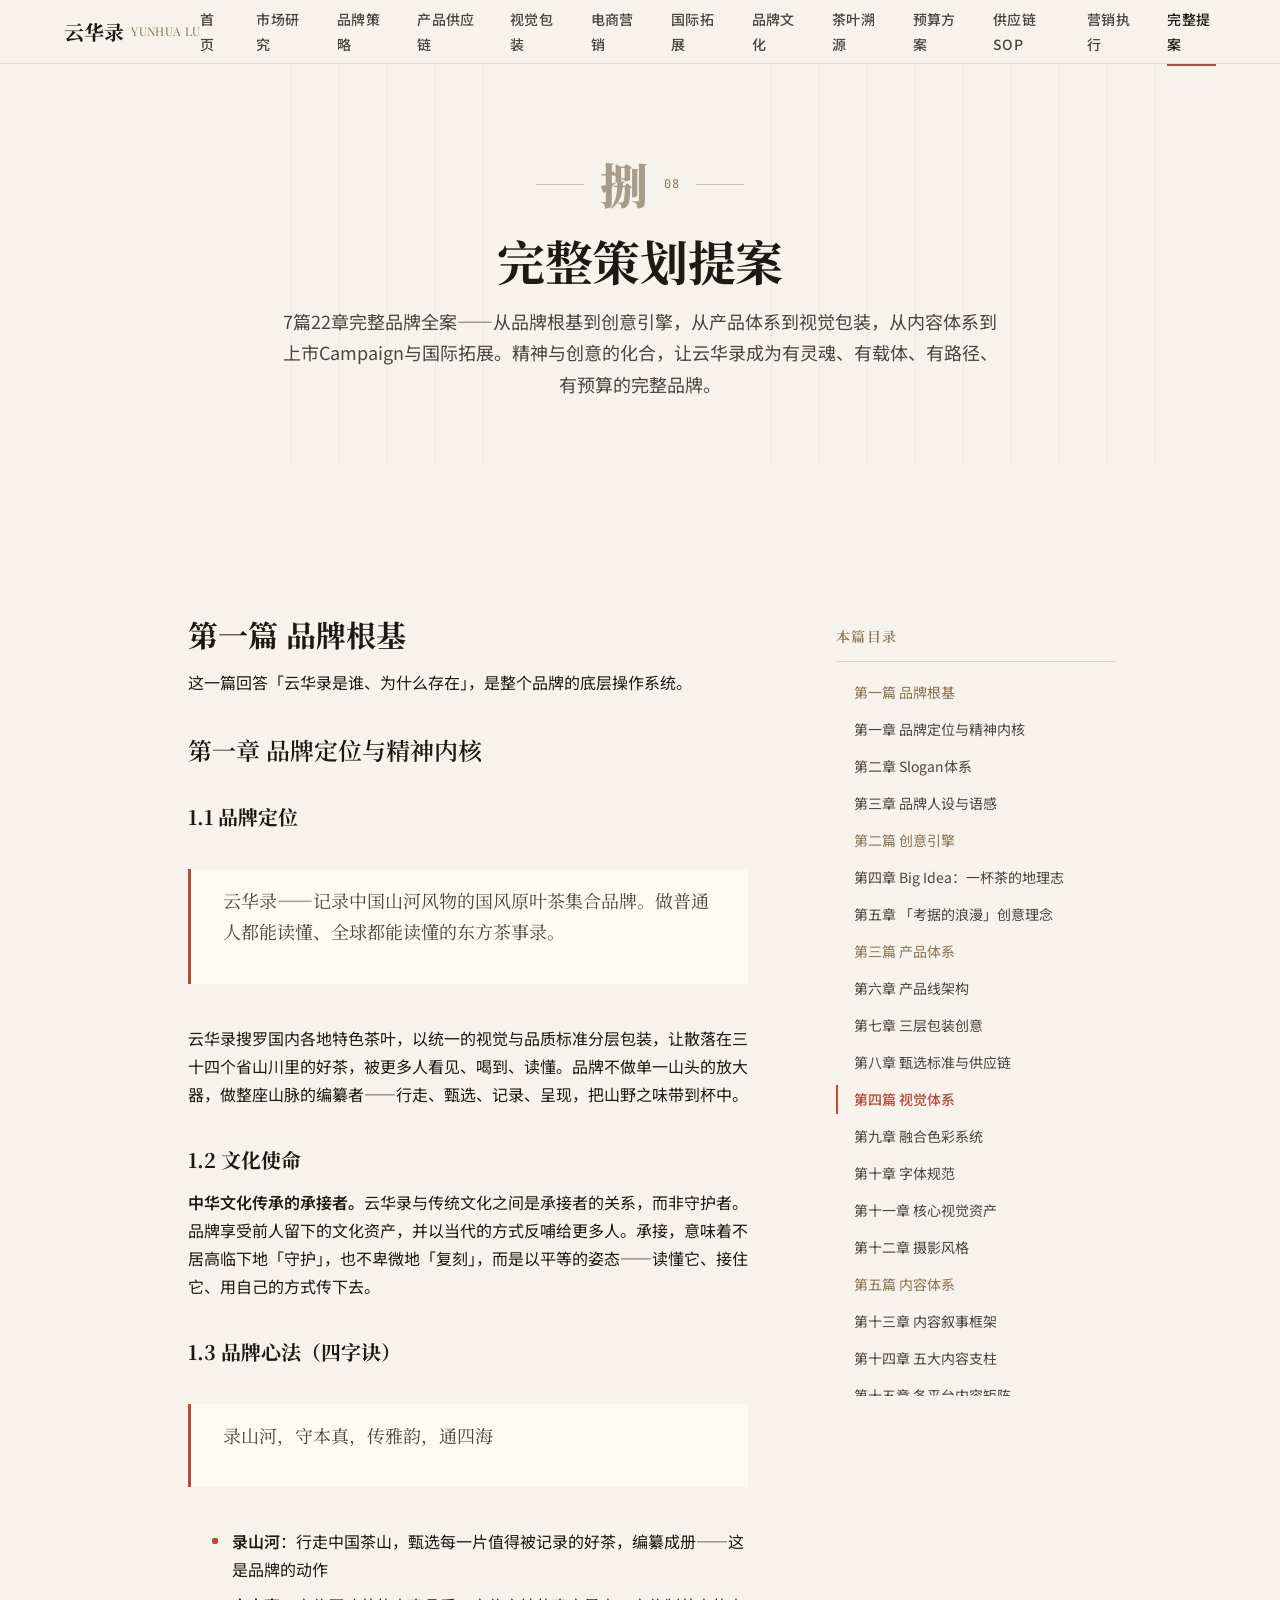
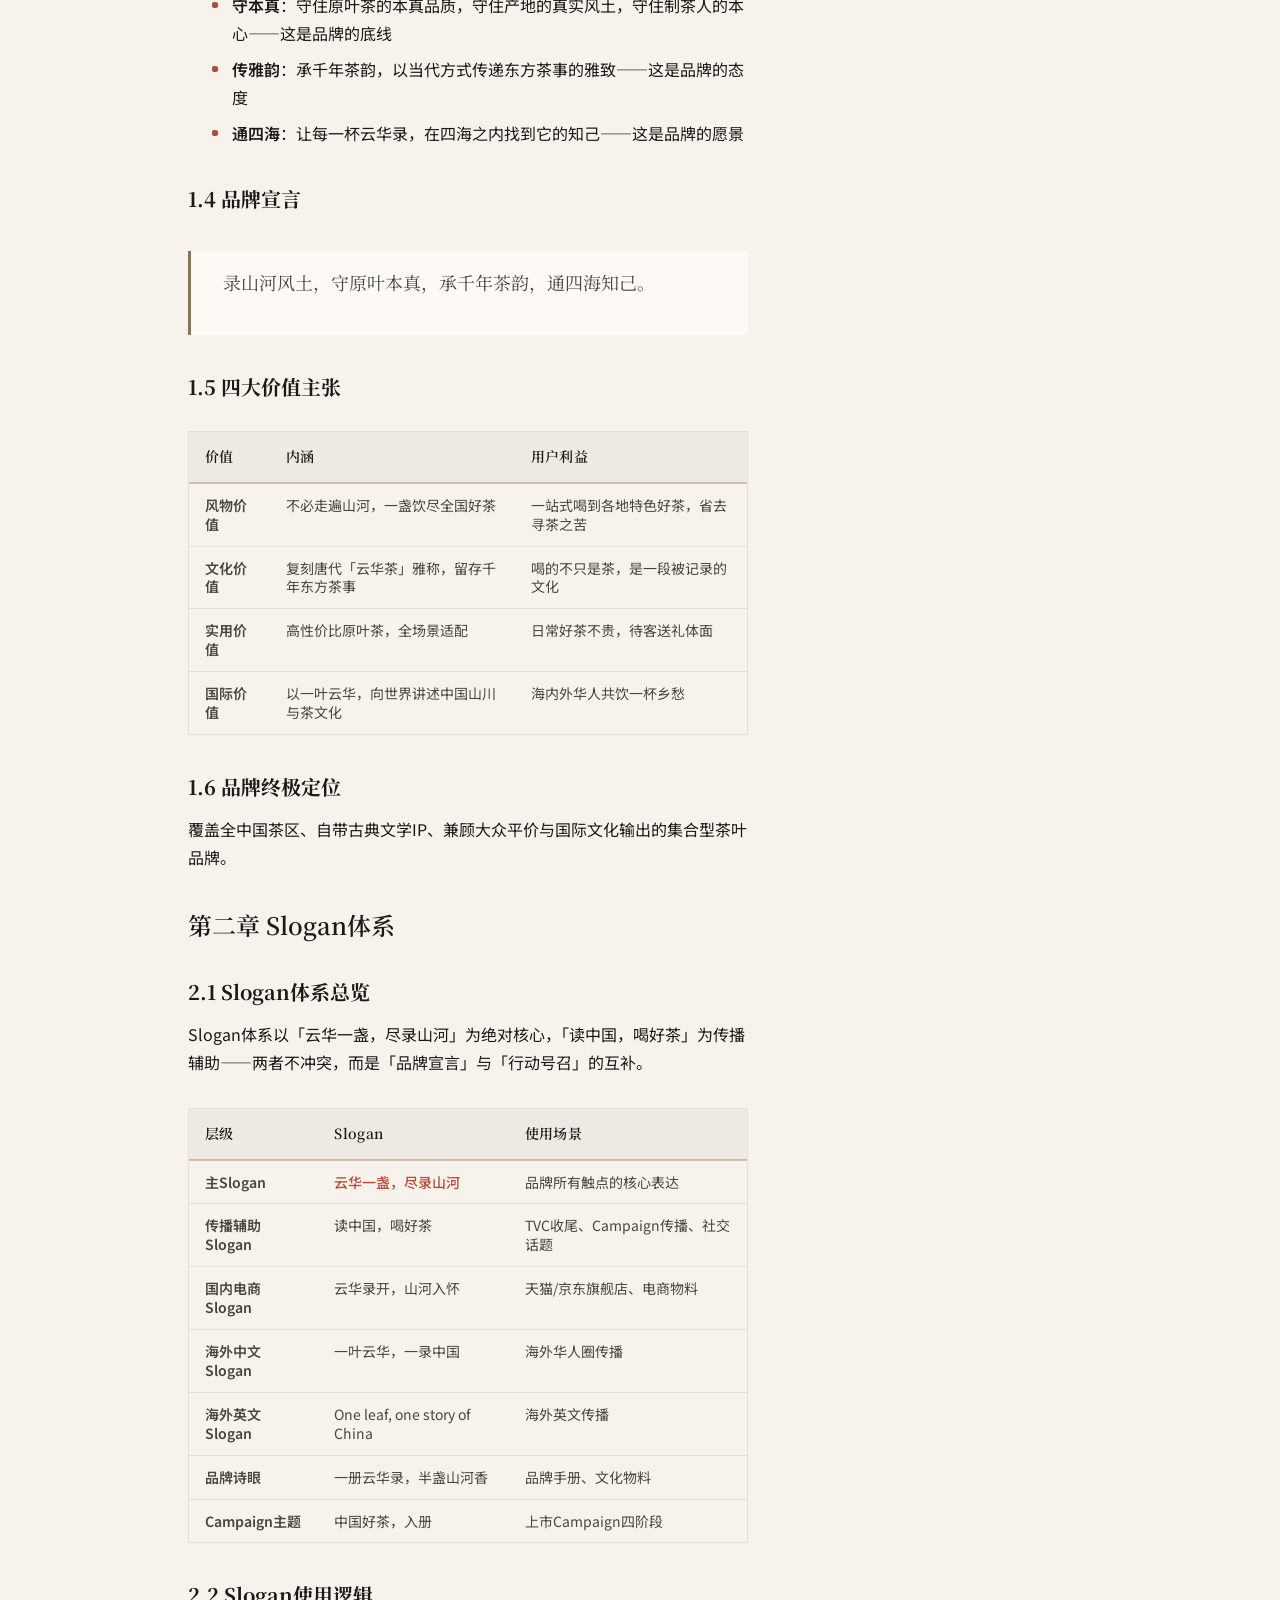
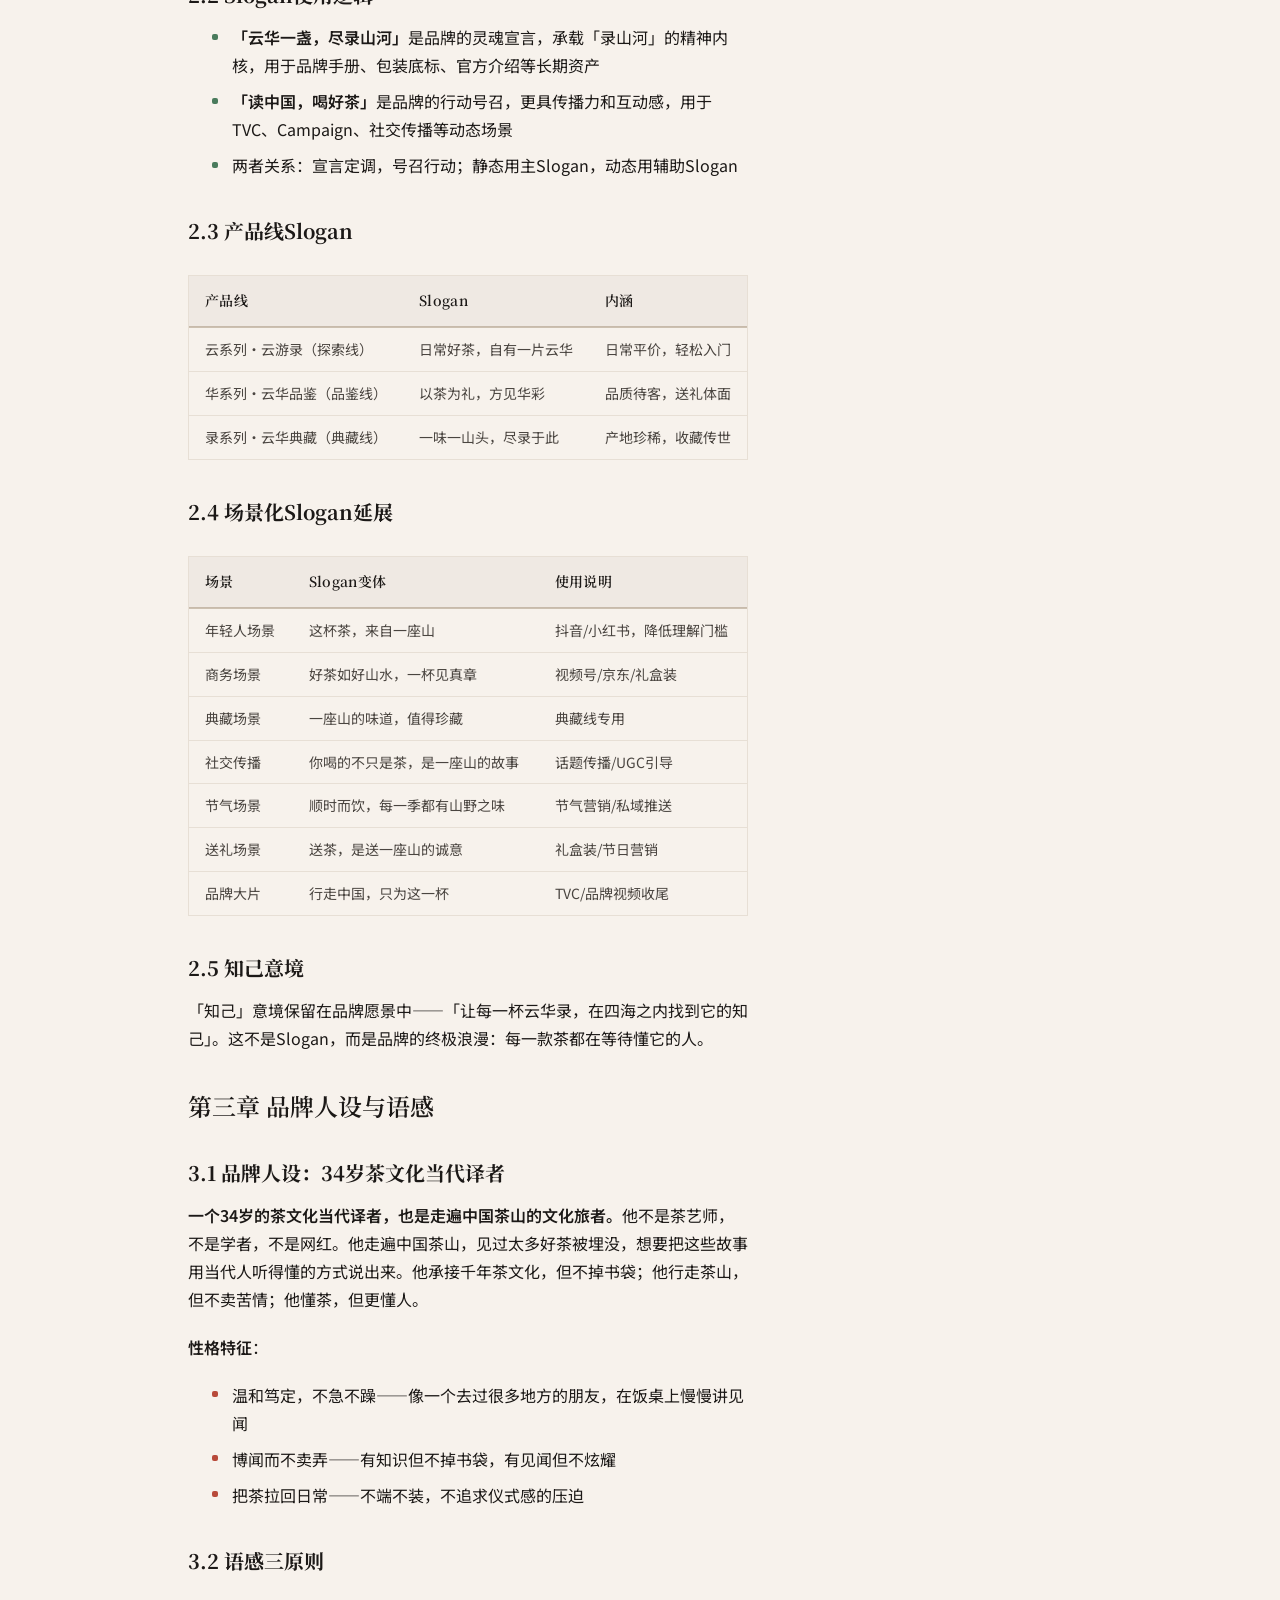
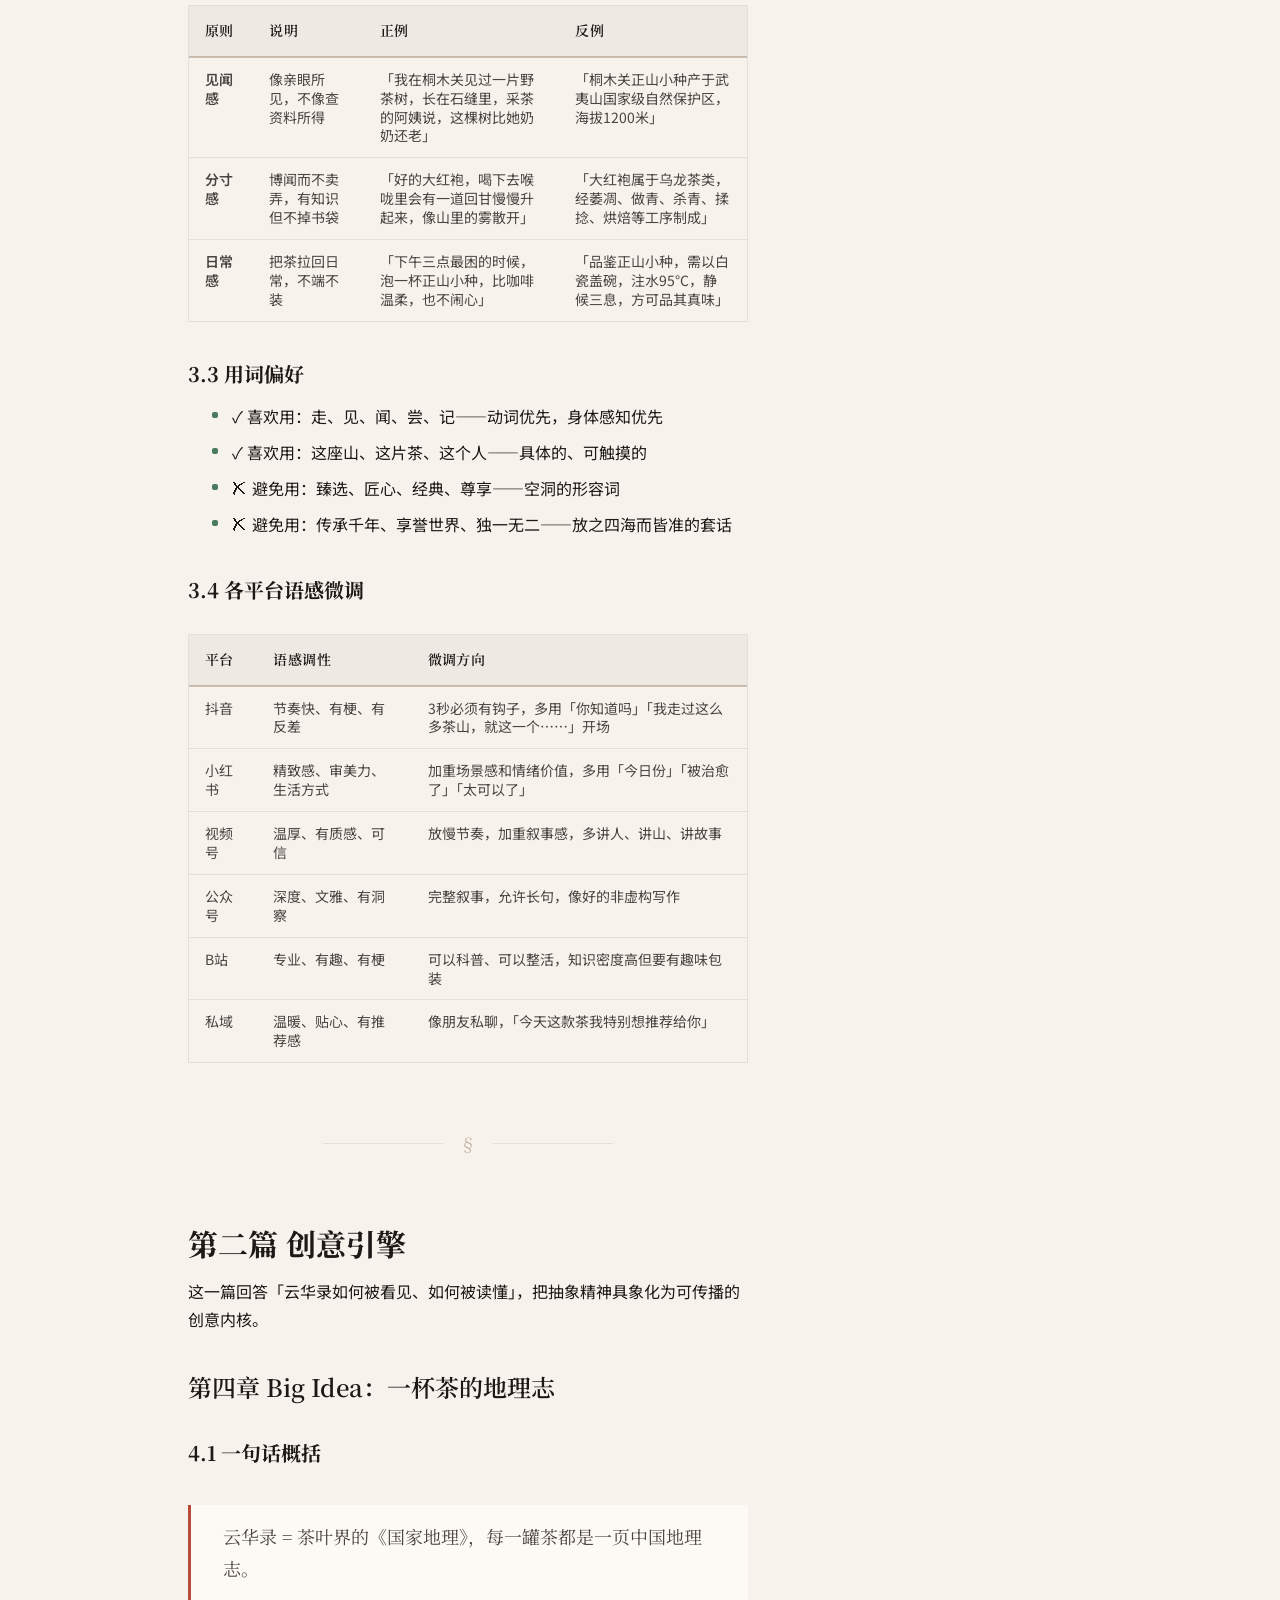
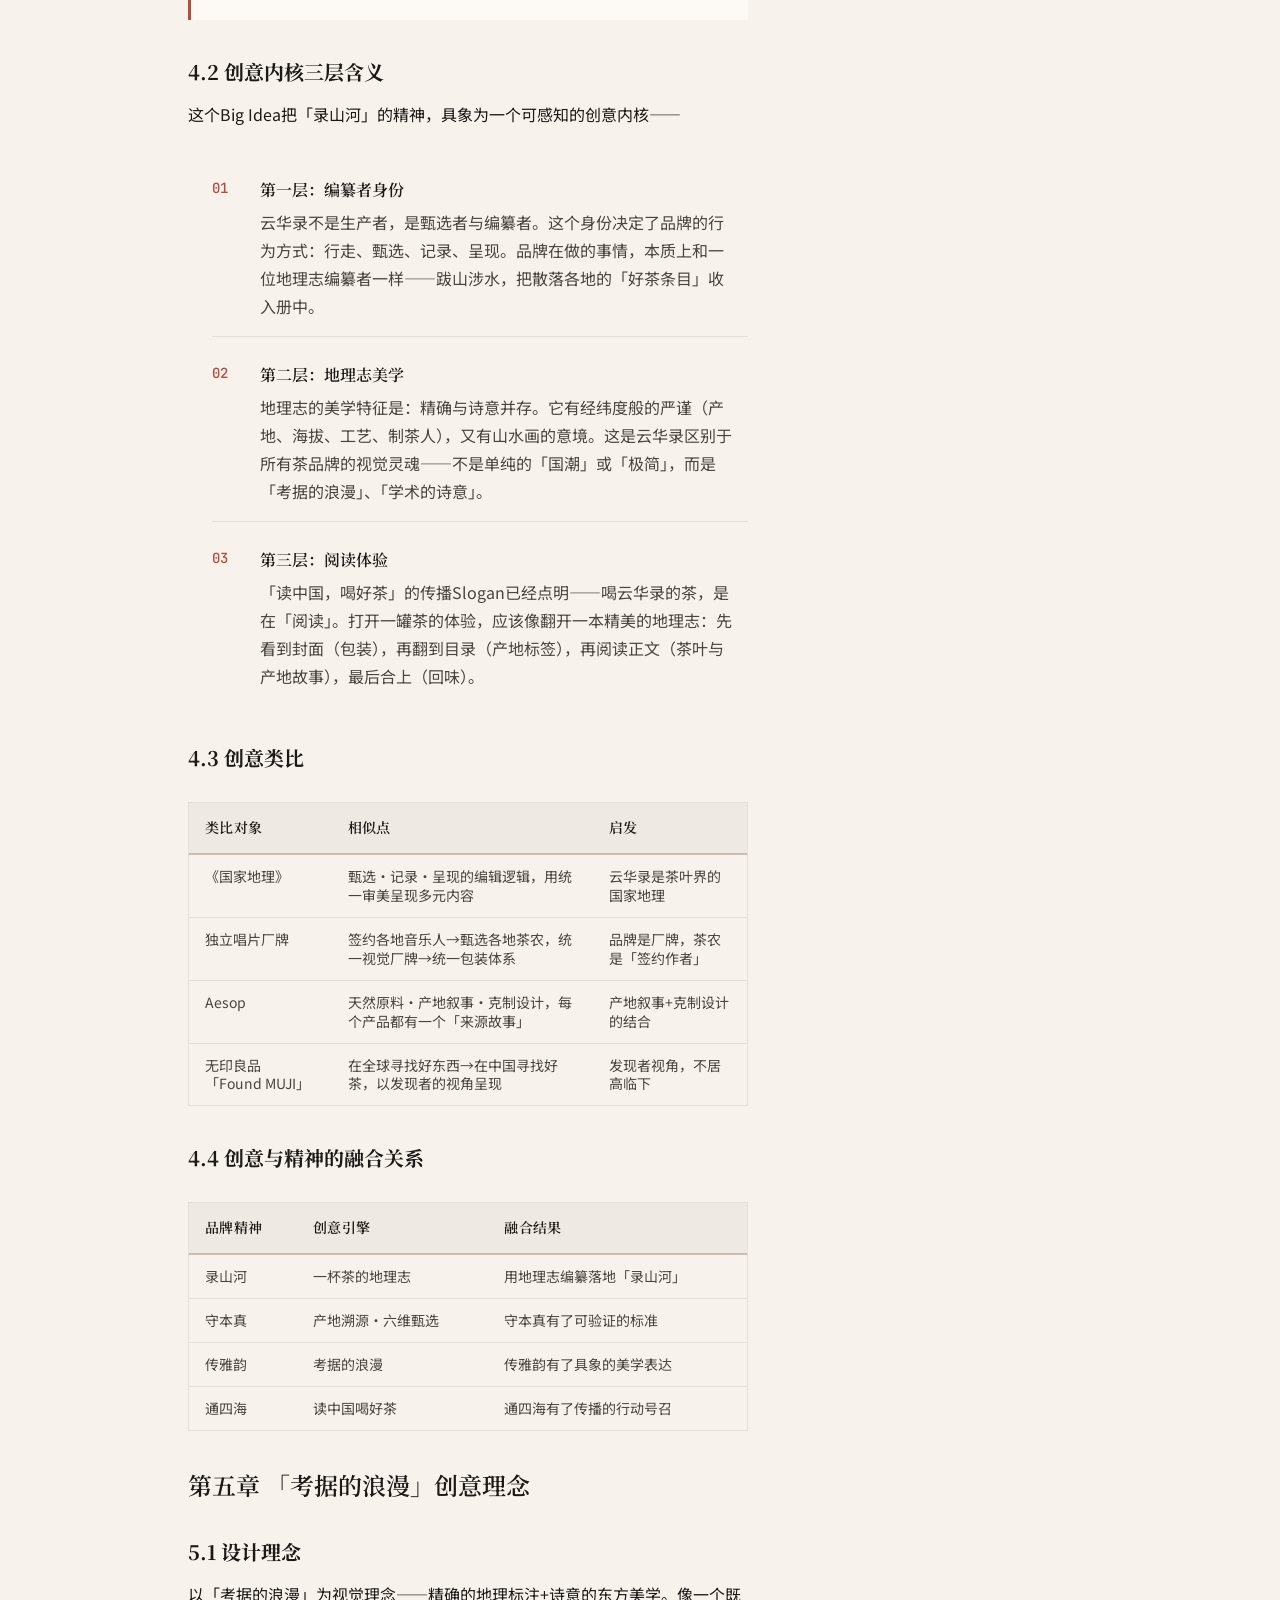
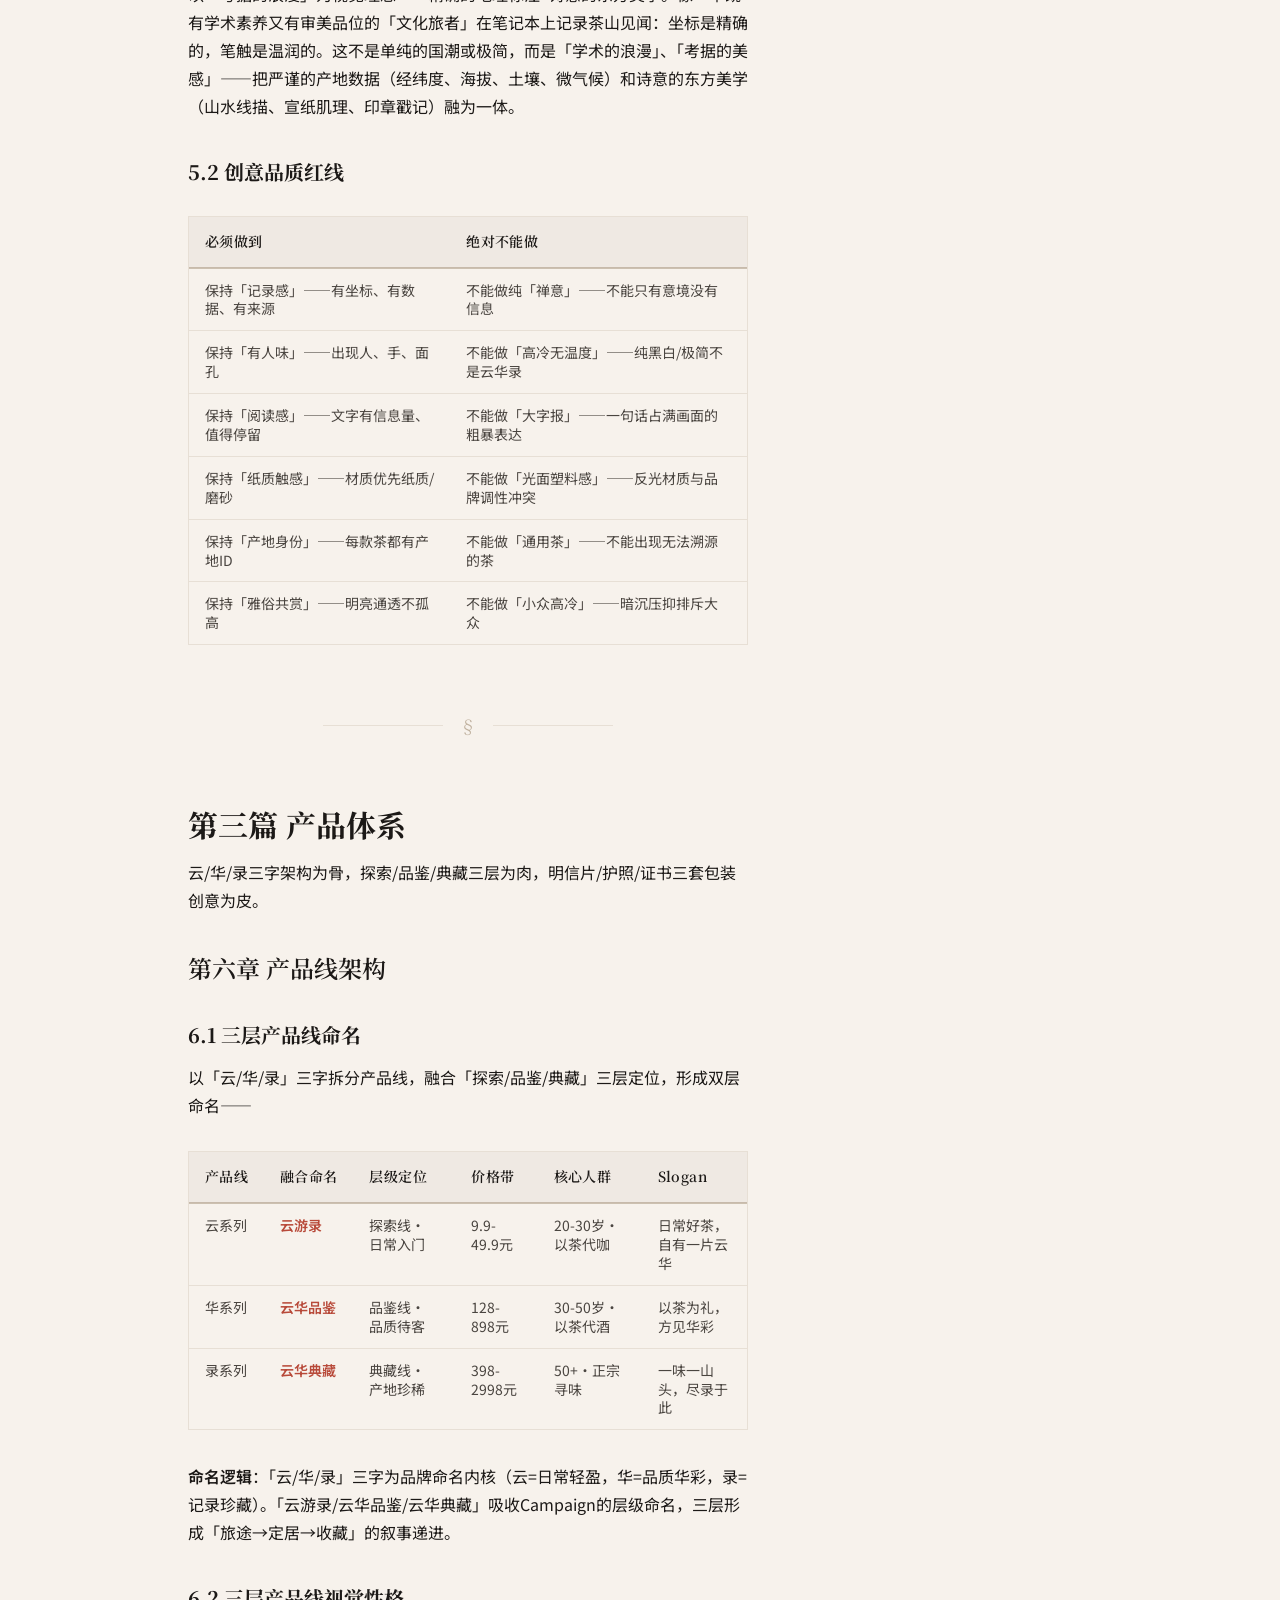
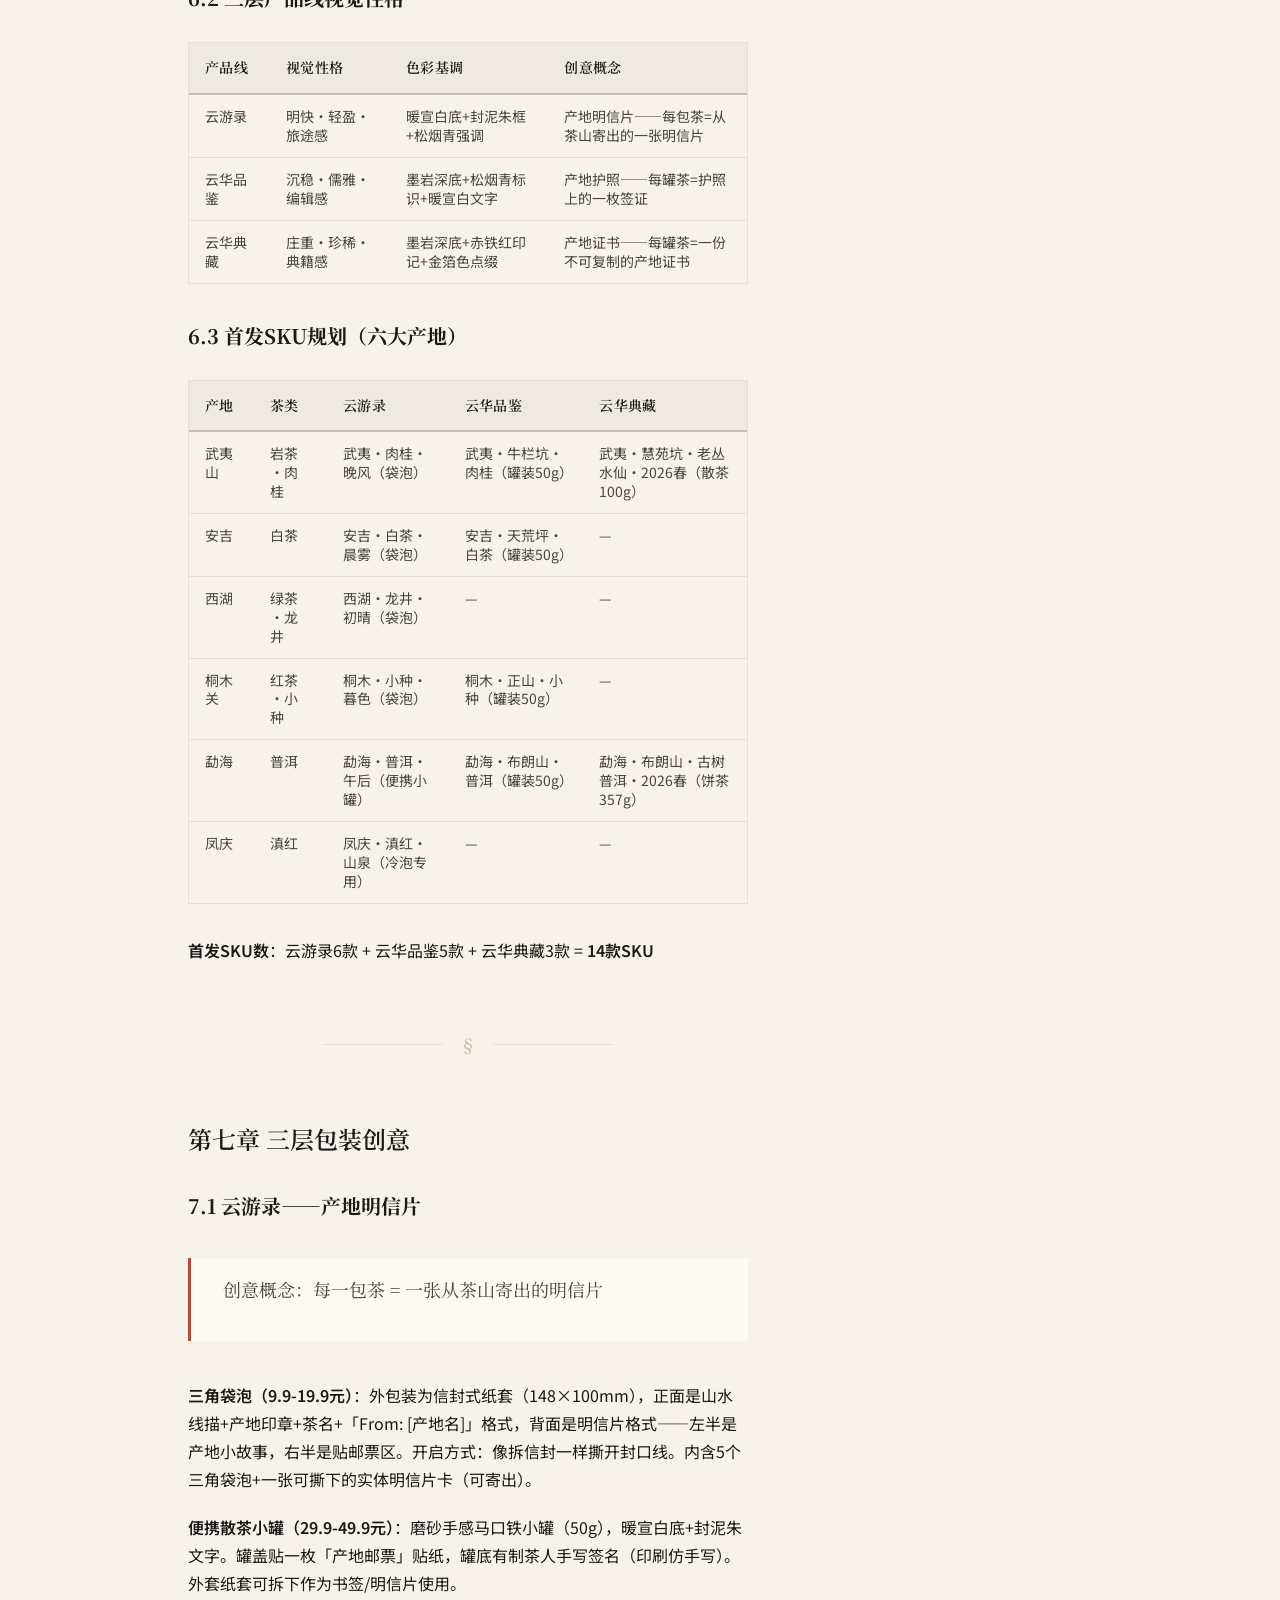
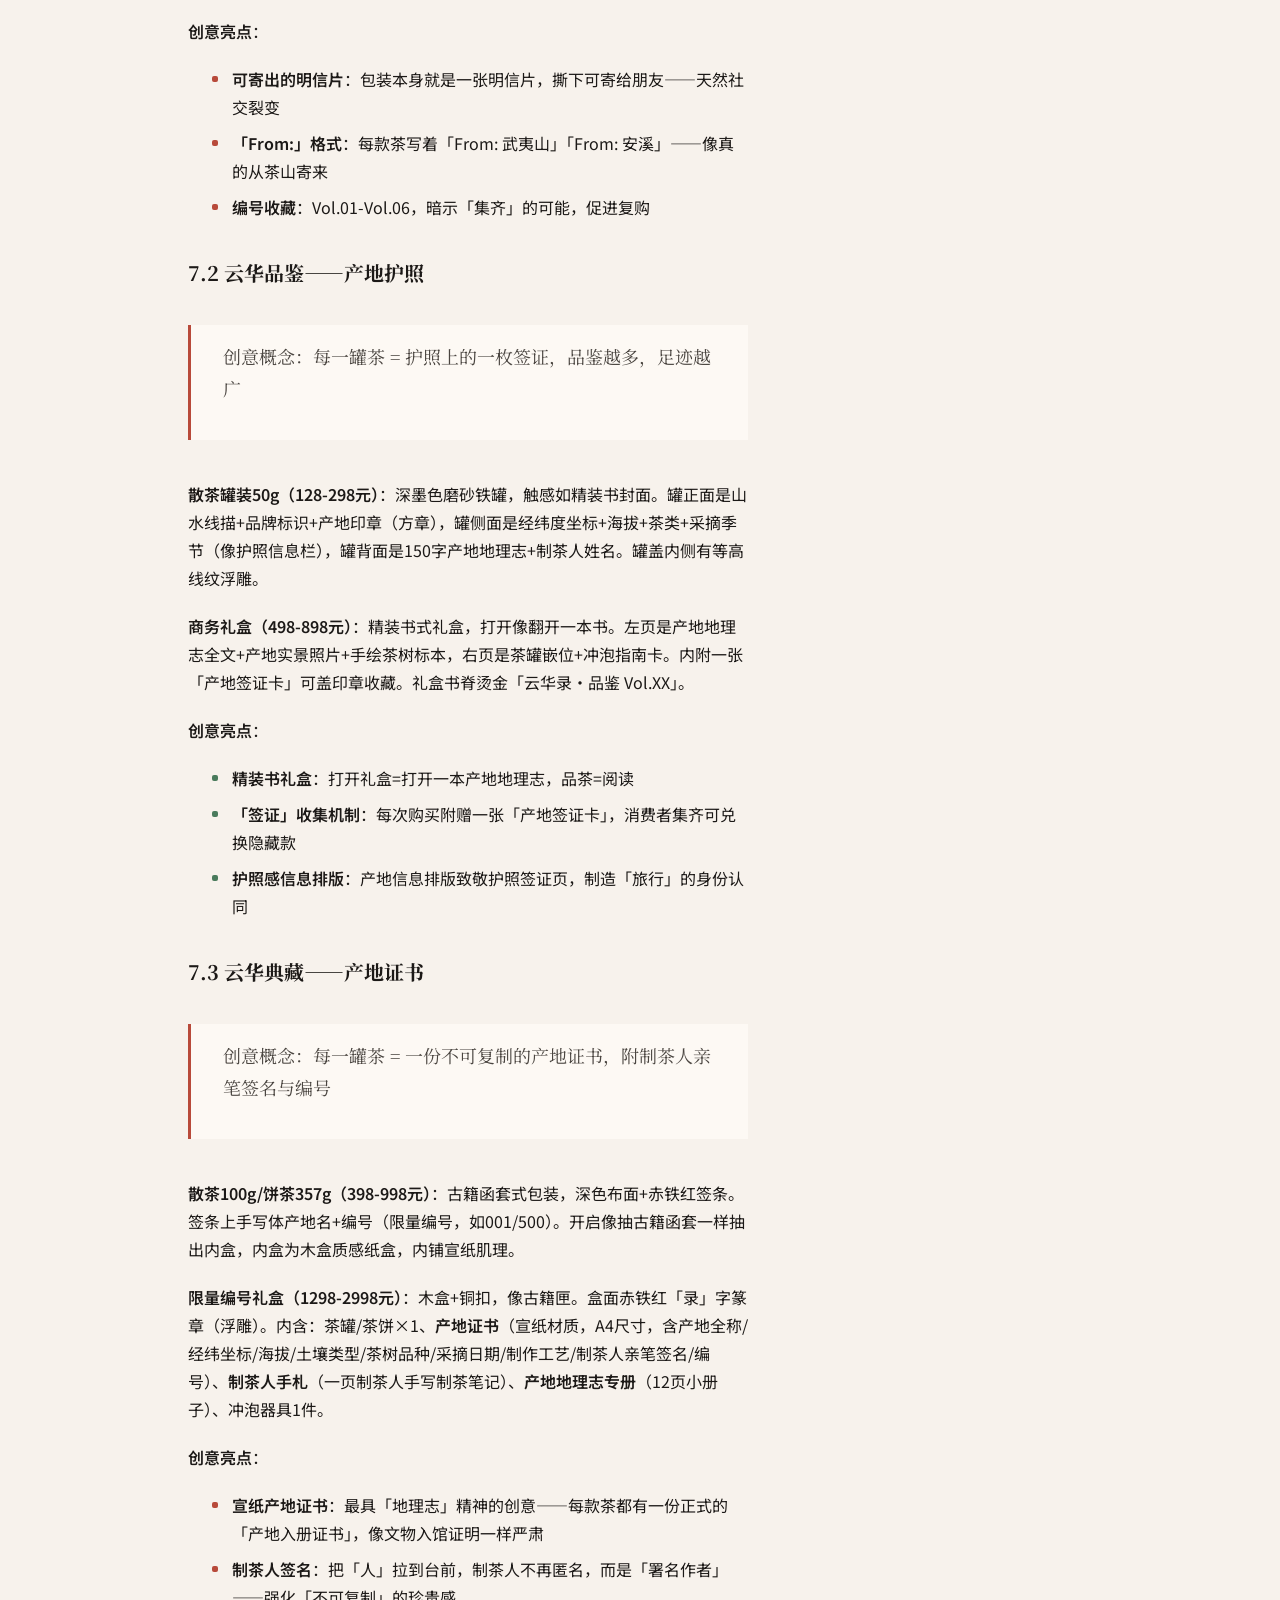
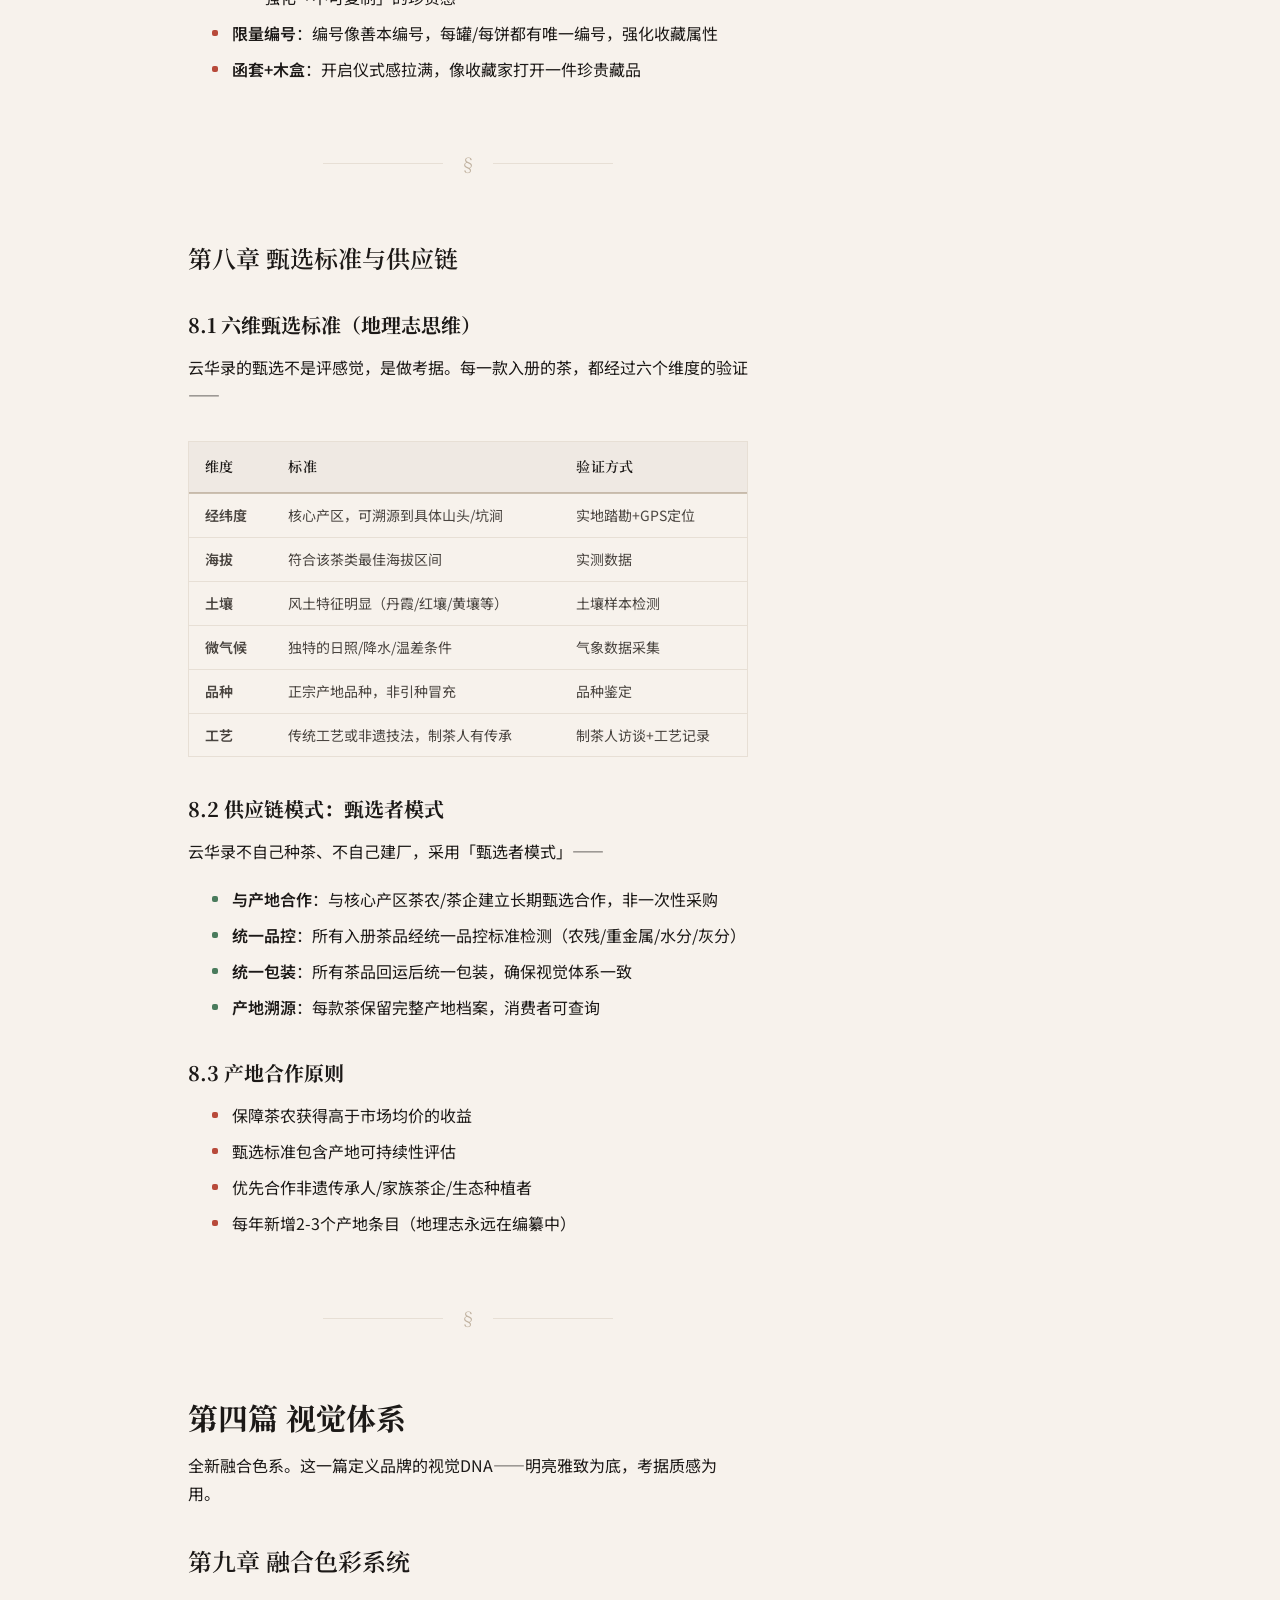
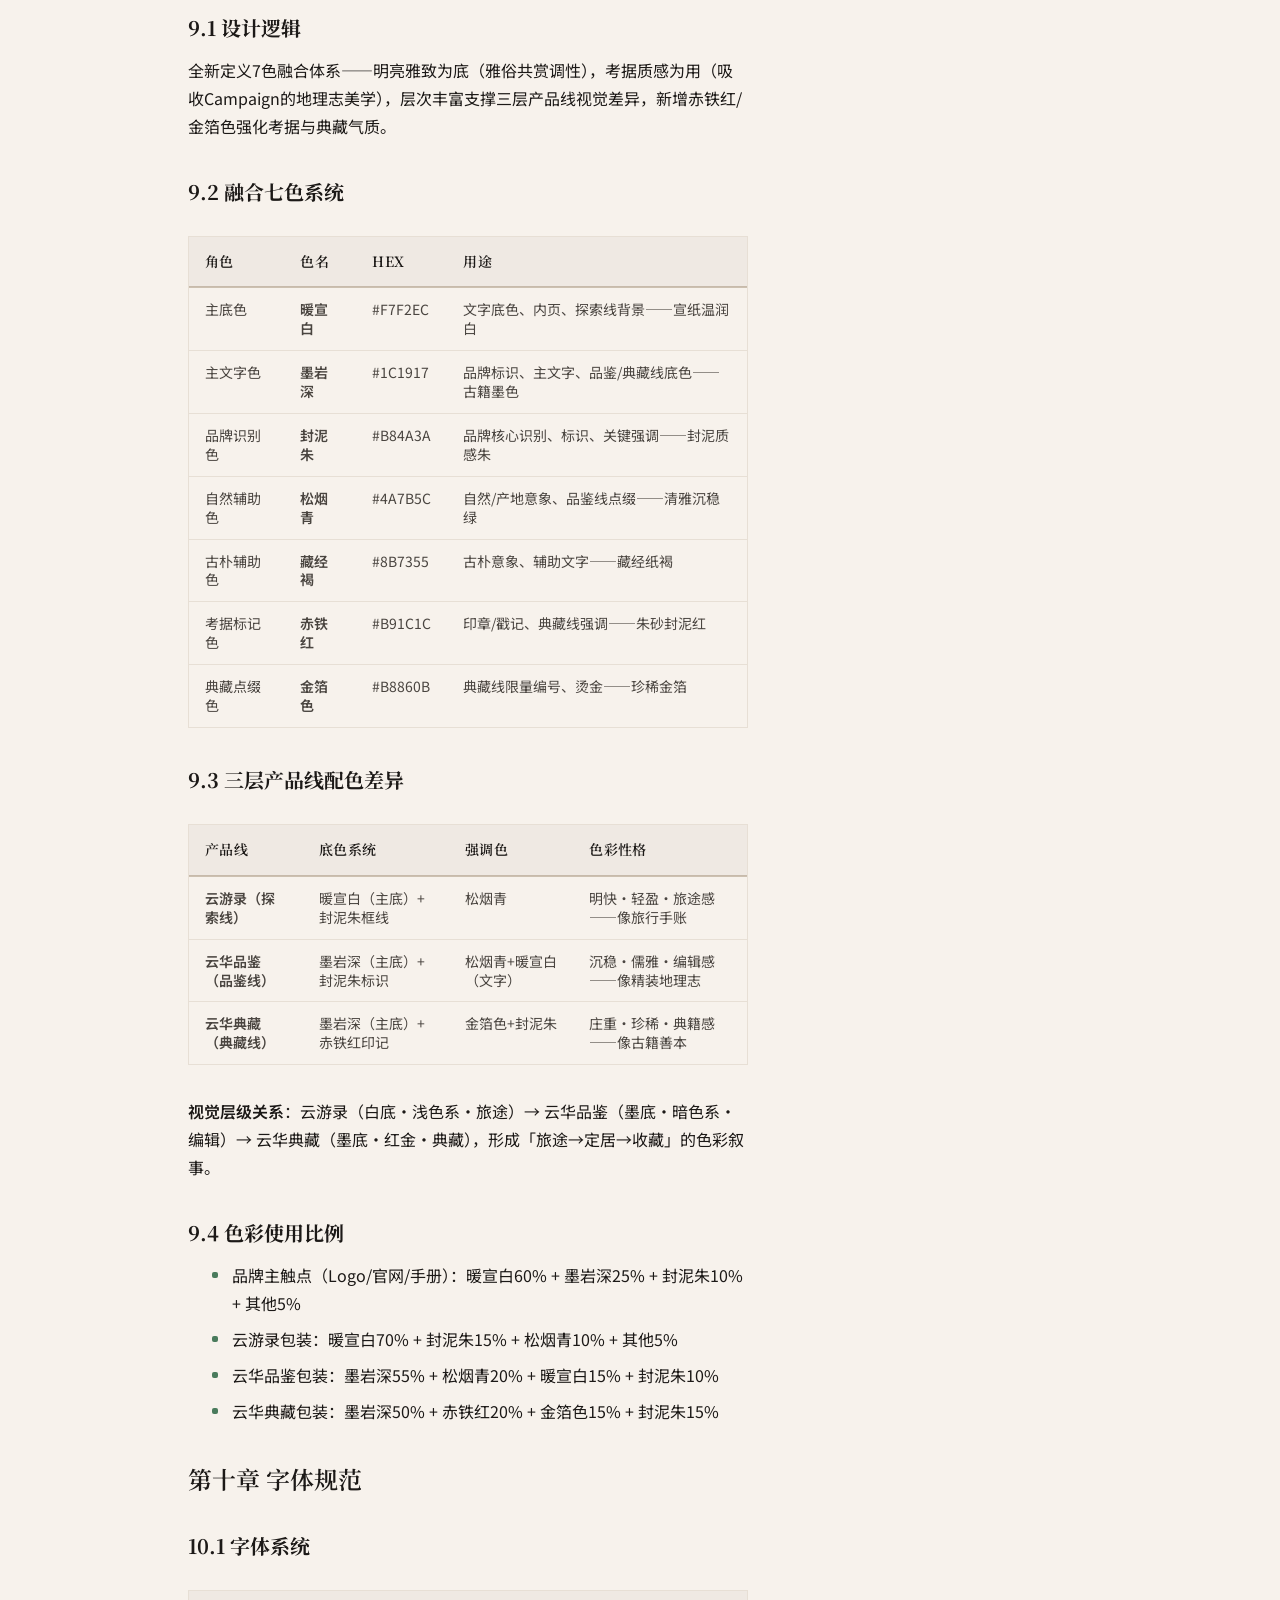
<file: pages/full-proposal.html>
<!DOCTYPE html>
<html lang="zh-CN">
<head>
  <meta charset="UTF-8">
  <meta name="viewport" content="width=device-width, initial-scale=1.0">
  <title>完整策划提案 · 云华录品牌全案</title>
  <meta name="description" content="云华录品牌全案策划提案——7篇22章完整体系：品牌根基、创意引擎、产品体系、视觉体系、内容体系、上市Campaign与国际拓展。">

  <link rel="stylesheet" href="../assets/css/tokens.css">
  <link rel="stylesheet" href="../assets/css/base.css">
  <link rel="stylesheet" href="../assets/css/layout.css">
  <link rel="stylesheet" href="../assets/css/components.css">
  <link rel="stylesheet" href="../assets/css/pages.css">
  <link rel="stylesheet" href="../assets/css/mobile-fix.css">

  <link rel="icon" href="data:image/svg+xml,<svg xmlns='http://www.w3.org/2000/svg' viewBox='0 0 36 36'><rect width='36' height='36' rx='2' fill='%23B84A3A'/><text x='18' y='26' font-size='20' font-family='serif' font-weight='bold' fill='%23F7F2EC' text-anchor='middle'>云</text></svg>">
</head>
<body>

  <div class="reading-progress" aria-hidden="true"></div>

  <!-- ==========================================================================
       全局导航
       ========================================================================== -->
  <header class="site-nav">
    <div class="site-nav-inner">
      <a href="../index.html" class="nav-logo">
        <span>云华录</span>
        <span class="nav-logo-en">YUNHUA LU</span>
      </a>

      <ul class="nav-list">
        <li><a href="../index.html" class="nav-link">首页</a></li>
        <li><a href="market-research.html" class="nav-link">市场研究</a></li>
        <li><a href="brand-foundation.html" class="nav-link">品牌策略</a></li>
        <li><a href="product-supply.html" class="nav-link">产品供应链</a></li>
        <li><a href="visual-packaging.html" class="nav-link">视觉包装</a></li>
        <li><a href="ecommerce-marketing.html" class="nav-link">电商营销</a></li>
        <li><a href="international.html" class="nav-link">国际拓展</a></li>
        <li><a href="brand-culture.html" class="nav-link">品牌文化</a></li>
        <li><a href="tea-trace-report.html" class="nav-link">茶叶溯源</a></li>
<li><a href="budget-execution.html" class="nav-link">预算方案</a></li>
<li><a href="supply-chain-sop.html" class="nav-link">供应链SOP</a></li>
<li><a href="marketing-execution.html" class="nav-link">营销执行</a></li>
        <li><a href="full-proposal.html" class="nav-link active">完整提案</a></li>
      </ul>

      <button class="nav-toggle" aria-label="打开菜单" aria-expanded="false">
        <span></span><span></span><span></span>
      </button>
    </div>
  </header>

  <div class="nav-drawer">
    <ul class="nav-drawer-list">
      <li><a href="../index.html" class="nav-drawer-link">首页</a></li>
      <li><a href="market-research.html" class="nav-drawer-link">市场研究</a></li>
      <li><a href="brand-foundation.html" class="nav-drawer-link">品牌策略</a></li>
      <li><a href="product-supply.html" class="nav-drawer-link">产品供应链</a></li>
      <li><a href="visual-packaging.html" class="nav-drawer-link">视觉包装</a></li>
      <li><a href="ecommerce-marketing.html" class="nav-drawer-link">电商营销</a></li>
      <li><a href="international.html" class="nav-drawer-link">国际拓展</a></li>
      <li><a href="brand-culture.html" class="nav-drawer-link">品牌文化</a></li>
      <li><a href="tea-trace-report.html" class="nav-drawer-link">茶叶溯源</a></li>
<li><a href="budget-execution.html" class="nav-drawer-link">预算方案</a></li>
<li><a href="supply-chain-sop.html" class="nav-drawer-link">供应链SOP</a></li>
<li><a href="marketing-execution.html" class="nav-drawer-link">营销执行</a></li>
      <li><a href="full-proposal.html" class="nav-drawer-link active">完整提案</a></li>
    </ul>
  </div>

  <!-- ==========================================================================
       页面主体（单一 main 容器）
       ========================================================================== -->
    <main class="page-main">

    <!-- ===================== 篇章首屏 ===================== -->
    <header class="chapter-header">
      <div class="tea-grid-bg-fade" aria-hidden="true"></div>
      <div class="chapter-header-number">
        <span class="chapter-header-num-cn">捌</span>
        <span class="chapter-header-num-latin">08</span>
      </div>
      <h1 class="chapter-header-title">完整策划提案</h1>
      <p class="chapter-header-lead">
        7篇22章完整品牌全案——从品牌根基到创意引擎，从产品体系到视觉包装，从内容体系到上市Campaign与国际拓展。精神与创意的化合，让云华录成为有灵魂、有载体、有路径、有预算的完整品牌。
      </p>
    </header>

    <!-- ===================== 阅读布局 ===================== -->
    <div class="page-layout container-wide">
      <!-- 正文内容 -->
      <article class="page-content">
        <div class="prose">

          <!-- ###################################################################
               第一篇 品牌根基
               ################################################################### -->
          <section id="part-1">
            <h2>第一篇 品牌根基</h2>
            <p>这一篇回答「云华录是谁、为什么存在」，是整个品牌的底层操作系统。</p>

            <!-- ===== 第一章 ===== -->
            <h3 id="ch-1">第一章 品牌定位与精神内核</h3>

            <h4>1.1 品牌定位</h4>
            <blockquote class="blockquote blockquote-accent reveal">
              <p>云华录——记录中国山河风物的国风原叶茶集合品牌。做普通人都能读懂、全球都能读懂的东方茶事录。</p>
            </blockquote>
            <p>云华录搜罗国内各地特色茶叶，以统一的视觉与品质标准分层包装，让散落在三十四个省山川里的好茶，被更多人看见、喝到、读懂。品牌不做单一山头的放大器，做整座山脉的编纂者——行走、甄选、记录、呈现，把山野之味带到杯中。</p>

            <h4>1.2 文化使命</h4>
            <p><strong>中华文化传承的承接者。</strong>云华录与传统文化之间是承接者的关系，而非守护者。品牌享受前人留下的文化资产，并以当代的方式反哺给更多人。承接，意味着不居高临下地「守护」，也不卑微地「复刻」，而是以平等的姿态——读懂它、接住它、用自己的方式传下去。</p>

            <h4>1.3 品牌心法（四字诀）</h4>
            <blockquote class="blockquote blockquote-accent reveal">
              <p>录山河，守本真，传雅韵，通四海</p>
            </blockquote>
            <ul class="list-vermilion">
              <li><strong>录山河</strong>：行走中国茶山，甄选每一片值得被记录的好茶，编纂成册——这是品牌的动作</li>
              <li><strong>守本真</strong>：守住原叶茶的本真品质，守住产地的真实风土，守住制茶人的本心——这是品牌的底线</li>
              <li><strong>传雅韵</strong>：承千年茶韵，以当代方式传递东方茶事的雅致——这是品牌的态度</li>
              <li><strong>通四海</strong>：让每一杯云华录，在四海之内找到它的知己——这是品牌的愿景</li>
            </ul>

            <h4>1.4 品牌宣言</h4>
            <blockquote class="blockquote reveal">
              <p>录山河风土，守原叶本真，承千年茶韵，通四海知己。</p>
            </blockquote>

            <h4>1.5 四大价值主张</h4>
            <div class="data-table-wrap reveal">
              <table class="data-table">
                <thead><tr><th>价值</th><th>内涵</th><th>用户利益</th></tr></thead>
                <tbody>
                  <tr><td><strong>风物价值</strong></td><td>不必走遍山河，一盏饮尽全国好茶</td><td>一站式喝到各地特色好茶，省去寻茶之苦</td></tr>
                  <tr><td><strong>文化价值</strong></td><td>复刻唐代「云华茶」雅称，留存千年东方茶事</td><td>喝的不只是茶，是一段被记录的文化</td></tr>
                  <tr><td><strong>实用价值</strong></td><td>高性价比原叶茶，全场景适配</td><td>日常好茶不贵，待客送礼体面</td></tr>
                  <tr><td><strong>国际价值</strong></td><td>以一叶云华，向世界讲述中国山川与茶文化</td><td>海内外华人共饮一杯乡愁</td></tr>
                </tbody>
              </table>
            </div>

            <h4>1.6 品牌终极定位</h4>
            <p>覆盖全中国茶区、自带古典文学IP、兼顾大众平价与国际文化输出的集合型茶叶品牌。</p>

            <!-- ===== 第二章 ===== -->
            <h3 id="ch-2">第二章 Slogan体系</h3>

            <h4>2.1 Slogan体系总览</h4>
            <p>Slogan体系以「云华一盏，尽录山河」为绝对核心，「读中国，喝好茶」为传播辅助——两者不冲突，而是「品牌宣言」与「行动号召」的互补。</p>
            <div class="data-table-wrap reveal">
              <table class="data-table">
                <thead><tr><th>层级</th><th>Slogan</th><th>使用场景</th></tr></thead>
                <tbody>
                  <tr><td><strong>主Slogan</strong></td><td class="col-highlight">云华一盏，尽录山河</td><td>品牌所有触点的核心表达</td></tr>
                  <tr><td><strong>传播辅助Slogan</strong></td><td>读中国，喝好茶</td><td>TVC收尾、Campaign传播、社交话题</td></tr>
                  <tr><td><strong>国内电商Slogan</strong></td><td>云华录开，山河入怀</td><td>天猫/京东旗舰店、电商物料</td></tr>
                  <tr><td><strong>海外中文Slogan</strong></td><td>一叶云华，一录中国</td><td>海外华人圈传播</td></tr>
                  <tr><td><strong>海外英文Slogan</strong></td><td>One leaf, one story of China</td><td>海外英文传播</td></tr>
                  <tr><td><strong>品牌诗眼</strong></td><td>一册云华录，半盏山河香</td><td>品牌手册、文化物料</td></tr>
                  <tr><td><strong>Campaign主题</strong></td><td>中国好茶，入册</td><td>上市Campaign四阶段</td></tr>
                </tbody>
              </table>
            </div>

            <h4>2.2 Slogan使用逻辑</h4>
            <ul class="list-pine">
              <li><strong>「云华一盏，尽录山河」</strong>是品牌的灵魂宣言，承载「录山河」的精神内核，用于品牌手册、包装底标、官方介绍等长期资产</li>
              <li><strong>「读中国，喝好茶」</strong>是品牌的行动号召，更具传播力和互动感，用于TVC、Campaign、社交传播等动态场景</li>
              <li>两者关系：宣言定调，号召行动；静态用主Slogan，动态用辅助Slogan</li>
            </ul>

            <h4>2.3 产品线Slogan</h4>
            <div class="data-table-wrap reveal">
              <table class="data-table">
                <thead><tr><th>产品线</th><th>Slogan</th><th>内涵</th></tr></thead>
                <tbody>
                  <tr><td>云系列·云游录（探索线）</td><td>日常好茶，自有一片云华</td><td>日常平价，轻松入门</td></tr>
                  <tr><td>华系列·云华品鉴（品鉴线）</td><td>以茶为礼，方见华彩</td><td>品质待客，送礼体面</td></tr>
                  <tr><td>录系列·云华典藏（典藏线）</td><td>一味一山头，尽录于此</td><td>产地珍稀，收藏传世</td></tr>
                </tbody>
              </table>
            </div>

            <h4>2.4 场景化Slogan延展</h4>
            <div class="data-table-wrap reveal">
              <table class="data-table">
                <thead><tr><th>场景</th><th>Slogan变体</th><th>使用说明</th></tr></thead>
                <tbody>
                  <tr><td>年轻人场景</td><td>这杯茶，来自一座山</td><td>抖音/小红书，降低理解门槛</td></tr>
                  <tr><td>商务场景</td><td>好茶如好山水，一杯见真章</td><td>视频号/京东/礼盒装</td></tr>
                  <tr><td>典藏场景</td><td>一座山的味道，值得珍藏</td><td>典藏线专用</td></tr>
                  <tr><td>社交传播</td><td>你喝的不只是茶，是一座山的故事</td><td>话题传播/UGC引导</td></tr>
                  <tr><td>节气场景</td><td>顺时而饮，每一季都有山野之味</td><td>节气营销/私域推送</td></tr>
                  <tr><td>送礼场景</td><td>送茶，是送一座山的诚意</td><td>礼盒装/节日营销</td></tr>
                  <tr><td>品牌大片</td><td>行走中国，只为这一杯</td><td>TVC/品牌视频收尾</td></tr>
                </tbody>
              </table>
            </div>

            <h4>2.5 知己意境</h4>
            <p>「知己」意境保留在品牌愿景中——「让每一杯云华录，在四海之内找到它的知己」。这不是Slogan，而是品牌的终极浪漫：每一款茶都在等待懂它的人。</p>

            <!-- ===== 第三章 ===== -->
            <h3 id="ch-3">第三章 品牌人设与语感</h3>

            <h4>3.1 品牌人设：34岁茶文化当代译者</h4>
            <p><strong>一个34岁的茶文化当代译者，也是走遍中国茶山的文化旅者。</strong>他不是茶艺师，不是学者，不是网红。他走遍中国茶山，见过太多好茶被埋没，想要把这些故事用当代人听得懂的方式说出来。他承接千年茶文化，但不掉书袋；他行走茶山，但不卖苦情；他懂茶，但更懂人。</p>
            <p><strong>性格特征</strong>：</p>
            <ul class="list-vermilion">
              <li>温和笃定，不急不躁——像一个去过很多地方的朋友，在饭桌上慢慢讲见闻</li>
              <li>博闻而不卖弄——有知识但不掉书袋，有见闻但不炫耀</li>
              <li>把茶拉回日常——不端不装，不追求仪式感的压迫</li>
            </ul>

            <h4>3.2 语感三原则</h4>
            <div class="data-table-wrap reveal">
              <table class="data-table">
                <thead><tr><th>原则</th><th>说明</th><th>正例</th><th>反例</th></tr></thead>
                <tbody>
                  <tr><td><strong>见闻感</strong></td><td>像亲眼所见，不像查资料所得</td><td>「我在桐木关见过一片野茶树，长在石缝里，采茶的阿姨说，这棵树比她奶奶还老」</td><td>「桐木关正山小种产于武夷山国家级自然保护区，海拔1200米」</td></tr>
                  <tr><td><strong>分寸感</strong></td><td>博闻而不卖弄，有知识但不掉书袋</td><td>「好的大红袍，喝下去喉咙里会有一道回甘慢慢升起来，像山里的雾散开」</td><td>「大红袍属于乌龙茶类，经萎凋、做青、杀青、揉捻、烘焙等工序制成」</td></tr>
                  <tr><td><strong>日常感</strong></td><td>把茶拉回日常，不端不装</td><td>「下午三点最困的时候，泡一杯正山小种，比咖啡温柔，也不闹心」</td><td>「品鉴正山小种，需以白瓷盖碗，注水95°C，静候三息，方可品其真味」</td></tr>
                </tbody>
              </table>
            </div>

            <h4>3.3 用词偏好</h4>
            <ul class="list-pine">
              <li>✓ 喜欢用：走、见、闻、尝、记——动词优先，身体感知优先</li>
              <li>✓ 喜欢用：这座山、这片茶、这个人——具体的、可触摸的</li>
              <li>✗ 避免用：臻选、匠心、经典、尊享——空洞的形容词</li>
              <li>✗ 避免用：传承千年、享誉世界、独一无二——放之四海而皆准的套话</li>
            </ul>

            <h4>3.4 各平台语感微调</h4>
            <div class="data-table-wrap reveal">
              <table class="data-table">
                <thead><tr><th>平台</th><th>语感调性</th><th>微调方向</th></tr></thead>
                <tbody>
                  <tr><td>抖音</td><td>节奏快、有梗、有反差</td><td>3秒必须有钩子，多用「你知道吗」「我走过这么多茶山，就这一个……」开场</td></tr>
                  <tr><td>小红书</td><td>精致感、审美力、生活方式</td><td>加重场景感和情绪价值，多用「今日份」「被治愈了」「太可以了」</td></tr>
                  <tr><td>视频号</td><td>温厚、有质感、可信</td><td>放慢节奏，加重叙事感，多讲人、讲山、讲故事</td></tr>
                  <tr><td>公众号</td><td>深度、文雅、有洞察</td><td>完整叙事，允许长句，像好的非虚构写作</td></tr>
                  <tr><td>B站</td><td>专业、有趣、有梗</td><td>可以科普、可以整活，知识密度高但要有趣味包装</td></tr>
                  <tr><td>私域</td><td>温暖、贴心、有推荐感</td><td>像朋友私聊，「今天这款茶我特别想推荐给你」</td></tr>
                </tbody>
              </table>
            </div>
          </section>

          <div class="divider"><span class="divider-line"></span><span class="divider-mark">§</span><span class="divider-line"></span></div>

          <!-- ###################################################################
               第二篇 创意引擎
               ################################################################### -->
          <section id="part-2">
            <h2>第二篇 创意引擎</h2>
            <p>这一篇回答「云华录如何被看见、如何被读懂」，把抽象精神具象化为可传播的创意内核。</p>

            <!-- ===== 第四章 ===== -->
            <h3 id="ch-4">第四章 Big Idea：一杯茶的地理志</h3>

            <h4>4.1 一句话概括</h4>
            <blockquote class="blockquote blockquote-accent reveal">
              <p>云华录 = 茶叶界的《国家地理》，每一罐茶都是一页中国地理志。</p>
            </blockquote>

            <h4>4.2 创意内核三层含义</h4>
            <p>这个Big Idea把「录山河」的精神，具象为一个可感知的创意内核——</p>
            <ol class="doc-list reveal">
              <li><span class="doc-list-title">第一层：编纂者身份</span>云华录不是生产者，是甄选者与编纂者。这个身份决定了品牌的行为方式：行走、甄选、记录、呈现。品牌在做的事情，本质上和一位地理志编纂者一样——跋山涉水，把散落各地的「好茶条目」收入册中。</li>
              <li><span class="doc-list-title">第二层：地理志美学</span>地理志的美学特征是：精确与诗意并存。它有经纬度般的严谨（产地、海拔、工艺、制茶人），又有山水画的意境。这是云华录区别于所有茶品牌的视觉灵魂——不是单纯的「国潮」或「极简」，而是「考据的浪漫」、「学术的诗意」。</li>
              <li><span class="doc-list-title">第三层：阅读体验</span>「读中国，喝好茶」的传播Slogan已经点明——喝云华录的茶，是在「阅读」。打开一罐茶的体验，应该像翻开一本精美的地理志：先看到封面（包装），再翻到目录（产地标签），再阅读正文（茶叶与产地故事），最后合上（回味）。</li>
            </ol>

            <h4>4.3 创意类比</h4>
            <div class="data-table-wrap reveal">
              <table class="data-table">
                <thead><tr><th>类比对象</th><th>相似点</th><th>启发</th></tr></thead>
                <tbody>
                  <tr><td>《国家地理》</td><td>甄选·记录·呈现的编辑逻辑，用统一审美呈现多元内容</td><td>云华录是茶叶界的国家地理</td></tr>
                  <tr><td>独立唱片厂牌</td><td>签约各地音乐人→甄选各地茶农，统一视觉厂牌→统一包装体系</td><td>品牌是厂牌，茶农是「签约作者」</td></tr>
                  <tr><td>Aesop</td><td>天然原料·产地叙事·克制设计，每个产品都有一个「来源故事」</td><td>产地叙事+克制设计的结合</td></tr>
                  <tr><td>无印良品「Found MUJI」</td><td>在全球寻找好东西→在中国寻找好茶，以发现者的视角呈现</td><td>发现者视角，不居高临下</td></tr>
                </tbody>
              </table>
            </div>

            <h4>4.4 创意与精神的融合关系</h4>
            <div class="data-table-wrap reveal">
              <table class="data-table">
                <thead><tr><th>品牌精神</th><th>创意引擎</th><th>融合结果</th></tr></thead>
                <tbody>
                  <tr><td>录山河</td><td>一杯茶的地理志</td><td>用地理志编纂落地「录山河」</td></tr>
                  <tr><td>守本真</td><td>产地溯源·六维甄选</td><td>守本真有了可验证的标准</td></tr>
                  <tr><td>传雅韵</td><td>考据的浪漫</td><td>传雅韵有了具象的美学表达</td></tr>
                  <tr><td>通四海</td><td>读中国喝好茶</td><td>通四海有了传播的行动号召</td></tr>
                </tbody>
              </table>
            </div>

            <!-- ===== 第五章 ===== -->
            <h3 id="ch-5">第五章 「考据的浪漫」创意理念</h3>

            <h4>5.1 设计理念</h4>
            <p>以「考据的浪漫」为视觉理念——精确的地理标注+诗意的东方美学。像一个既有学术素养又有审美品位的「文化旅者」在笔记本上记录茶山见闻：坐标是精确的，笔触是温润的。这不是单纯的国潮或极简，而是「学术的浪漫」、「考据的美感」——把严谨的产地数据（经纬度、海拔、土壤、微气候）和诗意的东方美学（山水线描、宣纸肌理、印章戳记）融为一体。</p>

            <h4>5.2 创意品质红线</h4>
            <div class="data-table-wrap reveal">
              <table class="data-table">
                <thead><tr><th>必须做到</th><th>绝对不能做</th></tr></thead>
                <tbody>
                  <tr><td>保持「记录感」——有坐标、有数据、有来源</td><td>不能做纯「禅意」——不能只有意境没有信息</td></tr>
                  <tr><td>保持「有人味」——出现人、手、面孔</td><td>不能做「高冷无温度」——纯黑白/极简不是云华录</td></tr>
                  <tr><td>保持「阅读感」——文字有信息量、值得停留</td><td>不能做「大字报」——一句话占满画面的粗暴表达</td></tr>
                  <tr><td>保持「纸质触感」——材质优先纸质/磨砂</td><td>不能做「光面塑料感」——反光材质与品牌调性冲突</td></tr>
                  <tr><td>保持「产地身份」——每款茶都有产地ID</td><td>不能做「通用茶」——不能出现无法溯源的茶</td></tr>
                  <tr><td>保持「雅俗共赏」——明亮通透不孤高</td><td>不能做「小众高冷」——暗沉压抑排斥大众</td></tr>
                </tbody>
              </table>
            </div>
          </section>

          <div class="divider"><span class="divider-line"></span><span class="divider-mark">§</span><span class="divider-line"></span></div>

          <!-- ###################################################################
               第三篇 产品体系
               ################################################################### -->
          <section id="part-3">
            <h2>第三篇 产品体系</h2>
            <p>云/华/录三字架构为骨，探索/品鉴/典藏三层为肉，明信片/护照/证书三套包装创意为皮。</p>

            <!-- ===== 第六章 ===== -->
            <h3 id="ch-6">第六章 产品线架构</h3>

            <h4>6.1 三层产品线命名</h4>
            <p>以「云/华/录」三字拆分产品线，融合「探索/品鉴/典藏」三层定位，形成双层命名——</p>
            <div class="data-table-wrap reveal">
              <table class="data-table">
                <thead><tr><th>产品线</th><th>融合命名</th><th>层级定位</th><th>价格带</th><th>核心人群</th><th>Slogan</th></tr></thead>
                <tbody>
                  <tr><td>云系列</td><td class="col-highlight"><strong>云游录</strong></td><td>探索线·日常入门</td><td>9.9-49.9元</td><td>20-30岁·以茶代咖</td><td>日常好茶，自有一片云华</td></tr>
                  <tr><td>华系列</td><td class="col-highlight"><strong>云华品鉴</strong></td><td>品鉴线·品质待客</td><td>128-898元</td><td>30-50岁·以茶代酒</td><td>以茶为礼，方见华彩</td></tr>
                  <tr><td>录系列</td><td class="col-highlight"><strong>云华典藏</strong></td><td>典藏线·产地珍稀</td><td>398-2998元</td><td>50+·正宗寻味</td><td>一味一山头，尽录于此</td></tr>
                </tbody>
              </table>
            </div>
            <p><strong>命名逻辑</strong>：「云/华/录」三字为品牌命名内核（云=日常轻盈，华=品质华彩，录=记录珍藏）。「云游录/云华品鉴/云华典藏」吸收Campaign的层级命名，三层形成「旅途→定居→收藏」的叙事递进。</p>

            <h4>6.2 三层产品线视觉性格</h4>
            <div class="data-table-wrap reveal">
              <table class="data-table">
                <thead><tr><th>产品线</th><th>视觉性格</th><th>色彩基调</th><th>创意概念</th></tr></thead>
                <tbody>
                  <tr><td>云游录</td><td>明快·轻盈·旅途感</td><td>暖宣白底+封泥朱框+松烟青强调</td><td>产地明信片——每包茶=从茶山寄出的一张明信片</td></tr>
                  <tr><td>云华品鉴</td><td>沉稳·儒雅·编辑感</td><td>墨岩深底+松烟青标识+暖宣白文字</td><td>产地护照——每罐茶=护照上的一枚签证</td></tr>
                  <tr><td>云华典藏</td><td>庄重·珍稀·典籍感</td><td>墨岩深底+赤铁红印记+金箔色点缀</td><td>产地证书——每罐茶=一份不可复制的产地证书</td></tr>
                </tbody>
              </table>
            </div>

            <h4>6.3 首发SKU规划（六大产地）</h4>
            <div class="data-table-wrap reveal">
              <table class="data-table">
                <thead><tr><th>产地</th><th>茶类</th><th>云游录</th><th>云华品鉴</th><th>云华典藏</th></tr></thead>
                <tbody>
                  <tr><td>武夷山</td><td>岩茶·肉桂</td><td>武夷·肉桂·晚风（袋泡）</td><td>武夷·牛栏坑·肉桂（罐装50g）</td><td>武夷·慧苑坑·老丛水仙·2026春（散茶100g）</td></tr>
                  <tr><td>安吉</td><td>白茶</td><td>安吉·白茶·晨雾（袋泡）</td><td>安吉·天荒坪·白茶（罐装50g）</td><td>—</td></tr>
                  <tr><td>西湖</td><td>绿茶·龙井</td><td>西湖·龙井·初晴（袋泡）</td><td>—</td><td>—</td></tr>
                  <tr><td>桐木关</td><td>红茶·小种</td><td>桐木·小种·暮色（袋泡）</td><td>桐木·正山·小种（罐装50g）</td><td>—</td></tr>
                  <tr><td>勐海</td><td>普洱</td><td>勐海·普洱·午后（便携小罐）</td><td>勐海·布朗山·普洱（罐装50g）</td><td>勐海·布朗山·古树普洱·2026春（饼茶357g）</td></tr>
                  <tr><td>凤庆</td><td>滇红</td><td>凤庆·滇红·山泉（冷泡专用）</td><td>—</td><td>—</td></tr>
                </tbody>
              </table>
            </div>
            <p><strong>首发SKU数</strong>：云游录6款 + 云华品鉴5款 + 云华典藏3款 = <strong>14款SKU</strong></p>
          </section>

          <div class="divider"><span class="divider-line"></span><span class="divider-mark">§</span><span class="divider-line"></span></div>

          <!-- ===== 第七章 ===== -->
          <section id="part-3-cont">
            <h3 id="ch-7">第七章 三层包装创意</h3>

            <h4>7.1 云游录——产地明信片</h4>
            <blockquote class="blockquote blockquote-accent reveal">
              <p>创意概念：每一包茶 = 一张从茶山寄出的明信片</p>
            </blockquote>
            <p><strong>三角袋泡（9.9-19.9元）</strong>：外包装为信封式纸套（148×100mm），正面是山水线描+产地印章+茶名+「From: [产地名]」格式，背面是明信片格式——左半是产地小故事，右半是贴邮票区。开启方式：像拆信封一样撕开封口线。内含5个三角袋泡+一张可撕下的实体明信片卡（可寄出）。</p>
            <p><strong>便携散茶小罐（29.9-49.9元）</strong>：磨砂手感马口铁小罐（50g），暖宣白底+封泥朱文字。罐盖贴一枚「产地邮票」贴纸，罐底有制茶人手写签名（印刷仿手写）。外套纸套可拆下作为书签/明信片使用。</p>
            <p><strong>创意亮点</strong>：</p>
            <ul class="list-vermilion">
              <li><strong>可寄出的明信片</strong>：包装本身就是一张明信片，撕下可寄给朋友——天然社交裂变</li>
              <li><strong>「From:」格式</strong>：每款茶写着「From: 武夷山」「From: 安溪」——像真的从茶山寄来</li>
              <li><strong>编号收藏</strong>：Vol.01-Vol.06，暗示「集齐」的可能，促进复购</li>
            </ul>

            <h4>7.2 云华品鉴——产地护照</h4>
            <blockquote class="blockquote blockquote-accent reveal">
              <p>创意概念：每一罐茶 = 护照上的一枚签证，品鉴越多，足迹越广</p>
            </blockquote>
            <p><strong>散茶罐装50g（128-298元）</strong>：深墨色磨砂铁罐，触感如精装书封面。罐正面是山水线描+品牌标识+产地印章（方章），罐侧面是经纬度坐标+海拔+茶类+采摘季节（像护照信息栏），罐背面是150字产地地理志+制茶人姓名。罐盖内侧有等高线纹浮雕。</p>
            <p><strong>商务礼盒（498-898元）</strong>：精装书式礼盒，打开像翻开一本书。左页是产地地理志全文+产地实景照片+手绘茶树标本，右页是茶罐嵌位+冲泡指南卡。内附一张「产地签证卡」可盖印章收藏。礼盒书脊烫金「云华录·品鉴 Vol.XX」。</p>
            <p><strong>创意亮点</strong>：</p>
            <ul class="list-pine">
              <li><strong>精装书礼盒</strong>：打开礼盒=打开一本产地地理志，品茶=阅读</li>
              <li><strong>「签证」收集机制</strong>：每次购买附赠一张「产地签证卡」，消费者集齐可兑换隐藏款</li>
              <li><strong>护照感信息排版</strong>：产地信息排版致敬护照签证页，制造「旅行」的身份认同</li>
            </ul>

            <h4>7.3 云华典藏——产地证书</h4>
            <blockquote class="blockquote blockquote-accent reveal">
              <p>创意概念：每一罐茶 = 一份不可复制的产地证书，附制茶人亲笔签名与编号</p>
            </blockquote>
            <p><strong>散茶100g/饼茶357g（398-998元）</strong>：古籍函套式包装，深色布面+赤铁红签条。签条上手写体产地名+编号（限量编号，如001/500）。开启像抽古籍函套一样抽出内盒，内盒为木盒质感纸盒，内铺宣纸肌理。</p>
            <p><strong>限量编号礼盒（1298-2998元）</strong>：木盒+铜扣，像古籍匣。盒面赤铁红「录」字篆章（浮雕）。内含：茶罐/茶饼×1、<strong>产地证书</strong>（宣纸材质，A4尺寸，含产地全称/经纬坐标/海拔/土壤类型/茶树品种/采摘日期/制作工艺/制茶人亲笔签名/编号）、<strong>制茶人手札</strong>（一页制茶人手写制茶笔记）、<strong>产地地理志专册</strong>（12页小册子）、冲泡器具1件。</p>
            <p><strong>创意亮点</strong>：</p>
            <ul class="list-vermilion">
              <li><strong>宣纸产地证书</strong>：最具「地理志」精神的创意——每款茶都有一份正式的「产地入册证书」，像文物入馆证明一样严肃</li>
              <li><strong>制茶人签名</strong>：把「人」拉到台前，制茶人不再匿名，而是「署名作者」——强化「不可复制」的珍贵感</li>
              <li><strong>限量编号</strong>：编号像善本编号，每罐/每饼都有唯一编号，强化收藏属性</li>
              <li><strong>函套+木盒</strong>：开启仪式感拉满，像收藏家打开一件珍贵藏品</li>
            </ul>
          </section>

          <div class="divider"><span class="divider-line"></span><span class="divider-mark">§</span><span class="divider-line"></span></div>

          <!-- ===== 第八章 ===== -->
          <section id="part-3-supply">
            <h3 id="ch-8">第八章 甄选标准与供应链</h3>

            <h4>8.1 六维甄选标准（地理志思维）</h4>
            <p>云华录的甄选不是评感觉，是做考据。每一款入册的茶，都经过六个维度的验证——</p>
            <div class="data-table-wrap reveal">
              <table class="data-table">
                <thead><tr><th>维度</th><th>标准</th><th>验证方式</th></tr></thead>
                <tbody>
                  <tr><td><strong>经纬度</strong></td><td>核心产区，可溯源到具体山头/坑涧</td><td>实地踏勘+GPS定位</td></tr>
                  <tr><td><strong>海拔</strong></td><td>符合该茶类最佳海拔区间</td><td>实测数据</td></tr>
                  <tr><td><strong>土壤</strong></td><td>风土特征明显（丹霞/红壤/黄壤等）</td><td>土壤样本检测</td></tr>
                  <tr><td><strong>微气候</strong></td><td>独特的日照/降水/温差条件</td><td>气象数据采集</td></tr>
                  <tr><td><strong>品种</strong></td><td>正宗产地品种，非引种冒充</td><td>品种鉴定</td></tr>
                  <tr><td><strong>工艺</strong></td><td>传统工艺或非遗技法，制茶人有传承</td><td>制茶人访谈+工艺记录</td></tr>
                </tbody>
              </table>
            </div>

            <h4>8.2 供应链模式：甄选者模式</h4>
            <p>云华录不自己种茶、不自己建厂，采用「甄选者模式」——</p>
            <ul class="list-pine">
              <li><strong>与产地合作</strong>：与核心产区茶农/茶企建立长期甄选合作，非一次性采购</li>
              <li><strong>统一品控</strong>：所有入册茶品经统一品控标准检测（农残/重金属/水分/灰分）</li>
              <li><strong>统一包装</strong>：所有茶品回运后统一包装，确保视觉体系一致</li>
              <li><strong>产地溯源</strong>：每款茶保留完整产地档案，消费者可查询</li>
            </ul>

            <h4>8.3 产地合作原则</h4>
            <ul class="list-vermilion">
              <li>保障茶农获得高于市场均价的收益</li>
              <li>甄选标准包含产地可持续性评估</li>
              <li>优先合作非遗传承人/家族茶企/生态种植者</li>
              <li>每年新增2-3个产地条目（地理志永远在编纂中）</li>
            </ul>
          </section>

          <div class="divider"><span class="divider-line"></span><span class="divider-mark">§</span><span class="divider-line"></span></div>

          <!-- ###################################################################
               第四篇 视觉体系
               ################################################################### -->
          <section id="part-4">
            <h2>第四篇 视觉体系</h2>
            <p>全新融合色系。这一篇定义品牌的视觉DNA——明亮雅致为底，考据质感为用。</p>

            <!-- ===== 第九章 ===== -->
            <h3 id="ch-9">第九章 融合色彩系统</h3>

            <h4>9.1 设计逻辑</h4>
            <p>全新定义7色融合体系——明亮雅致为底（雅俗共赏调性），考据质感为用（吸收Campaign的地理志美学），层次丰富支撑三层产品线视觉差异，新增赤铁红/金箔色强化考据与典藏气质。</p>

            <h4>9.2 融合七色系统</h4>
            <div class="data-table-wrap reveal">
              <table class="data-table">
                <thead><tr><th>角色</th><th>色名</th><th>HEX</th><th>用途</th></tr></thead>
                <tbody>
                  <tr><td>主底色</td><td><strong>暖宣白</strong></td><td>#F7F2EC</td><td>文字底色、内页、探索线背景——宣纸温润白</td></tr>
                  <tr><td>主文字色</td><td><strong>墨岩深</strong></td><td>#1C1917</td><td>品牌标识、主文字、品鉴/典藏线底色——古籍墨色</td></tr>
                  <tr><td>品牌识别色</td><td><strong>封泥朱</strong></td><td>#B84A3A</td><td>品牌核心识别、标识、关键强调——封泥质感朱</td></tr>
                  <tr><td>自然辅助色</td><td><strong>松烟青</strong></td><td>#4A7B5C</td><td>自然/产地意象、品鉴线点缀——清雅沉稳绿</td></tr>
                  <tr><td>古朴辅助色</td><td><strong>藏经褐</strong></td><td>#8B7355</td><td>古朴意象、辅助文字——藏经纸褐</td></tr>
                  <tr><td>考据标记色</td><td><strong>赤铁红</strong></td><td>#B91C1C</td><td>印章/戳记、典藏线强调——朱砂封泥红</td></tr>
                  <tr><td>典藏点缀色</td><td><strong>金箔色</strong></td><td>#B8860B</td><td>典藏线限量编号、烫金——珍稀金箔</td></tr>
                </tbody>
              </table>
            </div>

            <h4>9.3 三层产品线配色差异</h4>
            <div class="data-table-wrap reveal">
              <table class="data-table">
                <thead><tr><th>产品线</th><th>底色系统</th><th>强调色</th><th>色彩性格</th></tr></thead>
                <tbody>
                  <tr><td><strong>云游录（探索线）</strong></td><td>暖宣白（主底）+ 封泥朱框线</td><td>松烟青</td><td>明快·轻盈·旅途感——像旅行手账</td></tr>
                  <tr><td><strong>云华品鉴（品鉴线）</strong></td><td>墨岩深（主底）+ 封泥朱标识</td><td>松烟青+暖宣白（文字）</td><td>沉稳·儒雅·编辑感——像精装地理志</td></tr>
                  <tr><td><strong>云华典藏（典藏线）</strong></td><td>墨岩深（主底）+ 赤铁红印记</td><td>金箔色+封泥朱</td><td>庄重·珍稀·典籍感——像古籍善本</td></tr>
                </tbody>
              </table>
            </div>
            <p><strong>视觉层级关系</strong>：云游录（白底·浅色系·旅途）→ 云华品鉴（墨底·暗色系·编辑）→ 云华典藏（墨底·红金·典藏），形成「旅途→定居→收藏」的色彩叙事。</p>

            <h4>9.4 色彩使用比例</h4>
            <ul class="list-pine">
              <li>品牌主触点（Logo/官网/手册）：暖宣白60% + 墨岩深25% + 封泥朱10% + 其他5%</li>
              <li>云游录包装：暖宣白70% + 封泥朱15% + 松烟青10% + 其他5%</li>
              <li>云华品鉴包装：墨岩深55% + 松烟青20% + 暖宣白15% + 封泥朱10%</li>
              <li>云华典藏包装：墨岩深50% + 赤铁红20% + 金箔色15% + 封泥朱15%</li>
            </ul>

            <!-- ===== 第十章 ===== -->
            <h3 id="ch-10">第十章 字体规范</h3>

            <h4>10.1 字体系统</h4>
            <div class="data-table-wrap reveal">
              <table class="data-table">
                <thead><tr><th>用途</th><th>中文字体</th><th>英文字体</th><th>说明</th></tr></thead>
                <tbody>
                  <tr><td><strong>品牌Logo</strong></td><td>定制书法体「云华录」</td><td>定制衬线体 YUNHUALU</td><td>书法体需体现「行书」气质，有行走感、文人感</td></tr>
                  <tr><td><strong>大标题/产品名</strong></td><td>方正清刻本悦宋</td><td>Playfair Display</td><td>清刻本悦宋有古籍刻本的「金石气」，与地理志调性契合</td></tr>
                  <tr><td><strong>产地标注/数据</strong></td><td>思源黑体 Bold</td><td>DM Sans Medium</td><td>产地信息需高可读性，黑体代表「考据的精确」</td></tr>
                  <tr><td><strong>正文/产品说明</strong></td><td>思源宋体 Regular</td><td>Cormorant Garamond</td><td>宋体=书卷气，衬线英文=编辑感</td></tr>
                  <tr><td><strong>编号/日期/坐标</strong></td><td>JetBrains Mono</td><td>JetBrains Mono</td><td>等宽字体，像地理坐标的书写感</td></tr>
                </tbody>
              </table>
            </div>
            <p><strong>字体搭配原则</strong>：标题用「宋体+衬线」制造书卷感，数据用「黑体+无衬线」制造精确感，编号用「等宽」制造坐标感。三者形成「文学性→科学性→地理性」的字体叙事。</p>

            <!-- ===== 第十一章 ===== -->
            <h3 id="ch-11">第十一章 核心视觉资产</h3>

            <h4>11.1 三件套视觉资产</h4>
            <div class="card-grid card-grid-3 reveal">
              <div class="info-card">
                <span class="badge badge-vermilion mb-4">① 核心资产</span>
                <h4 class="info-card-title">「产地印章」系统</h4>
                <div class="info-card-body">
                  <p>每一款茶的包装上，都有一个圆形/方形的「产地印章」。印章内容：产地名+经纬度坐标+海拔+茶类。印章风格：朱文印章，赤铁红色，像古籍藏书印。</p>
                  <p>云游录：圆章，活泼灵动；云华品鉴：方章，端正儒雅；云华典藏：古章，金石古朴。</p>
                  <p><strong>这是云华录最核心的视觉资产，消费者看到这个印章就想到云华录。</strong></p>
                </div>
              </div>
              <div class="info-card">
                <span class="badge badge-pine mb-4">② 核心资产</span>
                <h4 class="info-card-title">「山水线描」符号</h4>
                <div class="info-card-body">
                  <p>抽象化的山水线条剪影，用于包装主视觉区。不是具体某座山的写生，而是「山之意象」——三两笔线条勾勒，像古籍插图的白描手法。</p>
                  <p>每款茶的山水线描根据产地地貌微调：武夷山=丹霞岩线，勐海=热带曲线，福鼎=海岸平缓线。</p>
                </div>
              </div>
              <div class="info-card">
                <span class="badge badge-gold mb-4">③ 核心资产</span>
                <h4 class="info-card-title">「录」字标/编纂标记</h4>
                <div class="info-card-body">
                  <p>「录」字独立作为品牌编辑体系的标记。用在：产品编号、系列标签、内页章节标题。风格：篆书变形，像古籍编纂的页码/目录标记。</p>
                  <p>含义：这是「被收录」的茶，是「入册」的茶。</p>
                </div>
              </div>
            </div>

            <h4>11.2 辅助图形元素</h4>
            <div class="data-table-wrap reveal">
              <table class="data-table">
                <thead><tr><th>元素</th><th>说明</th><th>使用场景</th></tr></thead>
                <tbody>
                  <tr><td><strong>经纬网格</strong></td><td>轻淡的经纬度网格线，暗示地图</td><td>包装底纹、内页背景</td></tr>
                  <tr><td><strong>等高线纹</strong></td><td>山体等高线，暗示地貌</td><td>品鉴线罐身、典藏线内盒</td></tr>
                  <tr><td><strong>宣纸肌理</strong></td><td>微弱的宣纸纤维纹理</td><td>全线内页、标签底纹</td></tr>
                  <tr><td><strong>手绘茶树标本</strong></td><td>每款茶配一个简笔茶树叶片标本图</td><td>产品说明页、冲泡指南</td></tr>
                </tbody>
              </table>
            </div>

            <!-- ===== 第十二章 ===== -->
            <h3 id="ch-12">第十二章 摄影风格</h3>

            <h4>12.1 核心调性：纪实诗意</h4>
            <p>不是唯美茶山风光片，也不是产品棚拍片，是「一位地理志编纂者在茶山的真实记录」——有人的痕迹，有温度，有考据的质感。</p>

            <h4>12.2 摄影四原则</h4>
            <div class="data-table-wrap reveal">
              <table class="data-table">
                <thead><tr><th>原则</th><th>说明</th><th>参考</th></tr></thead>
                <tbody>
                  <tr><td><strong>有人味的产地</strong></td><td>茶山照片中必须有人：采茶人、制茶人、甚至品牌寻茶人的背影。纯粹的风景没有「记录感」</td><td>Magnum Photos纪实风格</td></tr>
                  <tr><td><strong>手与物的关系</strong></td><td>特写制茶人的手、茶叶的手感、茶汤的质感。手是最好的「产地证据」</td><td>Aesop产品摄影</td></tr>
                  <tr><td><strong>光线：自然优先</strong></td><td>不用棚灯打茶山，自然光拍摄。室内用侧光、窗光，制造「阅读」的光影</td><td>川内伦子Rinko Kawauchi</td></tr>
                  <tr><td><strong>色调：低饱和+暖调</strong></td><td>整体低饱和度，保留暖色温，不追求「ins风」的高饱和高对比</td><td>原研哉风格摄影</td></tr>
                </tbody>
              </table>
            </div>

            <h4>12.3 拍摄场景规范</h4>
            <div class="data-table-wrap reveal">
              <table class="data-table">
                <thead><tr><th>场景</th><th>拍摄要求</th><th>禁忌</th></tr></thead>
                <tbody>
                  <tr><td>茶山/产地</td><td>广角交代地貌+中景交代人文+特写交代茶树</td><td>禁忌纯风光无人物</td></tr>
                  <tr><td>制茶过程</td><td>纪实跟拍，手部特写优先，环境交代为辅</td><td>禁忌摆拍痕迹明显</td></tr>
                  <tr><td>产品展示</td><td>侧光/窗光，纸质背景，展示包装+茶汤+产地标签</td><td>禁忌反光材质/纯白底</td></tr>
                  <tr><td>生活场景</td><td>阅读场景+品茶场景，自然光，安静</td><td>禁忌喧嚣/派对/快消感</td></tr>
                </tbody>
              </table>
            </div>
          </section>

          <div class="divider"><span class="divider-line"></span><span class="divider-mark">§</span><span class="divider-line"></span></div>

          <!-- ###################################################################
               第五篇 内容体系
               ################################################################### -->
          <section id="part-5">
            <h2>第五篇 内容体系</h2>
            <p>吸收Campaign精华。这一篇定义云华录的内容操作系统——把「产地地理志」Big Idea转化为可持续生产的内容。</p>

            <!-- ===== 第十三章 ===== -->
            <h3 id="ch-13">第十三章 内容叙事框架</h3>

            <h4>13.1 三层叙事框架</h4>
            <p>「产地地理志」不是一句口号，而是一套可拆解、可延展、可持续生产的内容操作系统。三层叙事——</p>
            <div class="card-grid card-grid-3 reveal">
              <div class="info-card info-card-alt">
                <span class="tag tag-vermilion mb-4">WHERE · 第一层</span>
                <h4 class="info-card-title">地理叙事</h4>
                <div class="info-card-body">
                  <p><strong>每座山，都有一段话。</strong>每一款茶，都对应一个具体的山、一条具体的河、一种具体的气候。不讲「好山好水出好茶」这种万金油话，讲的是：为什么武夷山的丹霞地貌长出了岩骨花香？</p>
                  <p>核心是<strong>因果</strong>——不是「这里有好茶」，而是「因为这里，所以好茶」。</p>
                </div>
              </div>
              <div class="info-card info-card-alt">
                <span class="tag tag-pine mb-4">WHO · 第二层</span>
                <h4 class="info-card-title">人文叙事</h4>
                <div class="info-card-body">
                  <p><strong>每片茶，背后都有一个人。</strong>地理叙事解决「为什么这茶好」，人文叙事解决「谁在守护这茶好」。一个制茶师傅的三十年，一个茶农家族的代际传承。</p>
                  <p>核心是<strong>温度</strong>——让消费者不是在买一片叶子，而是在支持一种坚持。</p>
                </div>
              </div>
              <div class="info-card info-card-alt">
                <span class="tag tag-gold mb-4">HOW · 第三层</span>
                <h4 class="info-card-title">生活叙事</h4>
                <div class="info-card-body">
                  <p><strong>每杯茶，都对应一种活法。</strong>地理让人信，人文让人感动，生活让人下单。办公室里替代咖啡的那杯白茶，商务宴请中替代白酒的那壶普洱。</p>
                  <p>核心是<strong>场景</strong>——让消费者在内容中看见自己的日常。</p>
                </div>
              </div>
            </div>

            <h4>13.2 三层传播逻辑</h4>
            <ul class="list-pine">
              <li>短内容（抖音/小红书）→ 生活叙事先行，钩住兴趣</li>
              <li>中内容（视频号/公众号）→ 人文叙事跟进，建立信任</li>
              <li>长内容（B站/品牌手册）→ 地理叙事沉淀，塑造专业</li>
            </ul>

            <!-- ===== 第十四章 ===== -->
            <h3 id="ch-14">第十四章 五大内容支柱</h3>
            <div class="data-table-wrap reveal">
              <table class="data-table">
                <thead><tr><th>序号</th><th>内容支柱</th><th>核心命题</th><th>占比</th><th>主平台</th></tr></thead>
                <tbody>
                  <tr><td>①</td><td><strong>茶山地理志</strong></td><td>每一座产茶的山，都值得被阅读</td><td>30%</td><td>抖音/B站/公众号</td></tr>
                  <tr><td>②</td><td><strong>以茶代X</strong></td><td>茶，是更好的生活方式选择</td><td>25%</td><td>小红书/抖音</td></tr>
                  <tr><td>③</td><td><strong>读中国·喝好茶</strong></td><td>用一杯茶丈量中国的广度与深度</td><td>20%</td><td>视频号/公众号/B站</td></tr>
                  <tr><td>④</td><td><strong>茶人志</strong></td><td>守护好茶的人，也值得被记录</td><td>15%</td><td>视频号/B站/公众号</td></tr>
                  <tr><td>⑤</td><td><strong>云华录·今日茶</strong></td><td>每日一茶的陪伴感与仪式感</td><td>10%</td><td>小红书/私域社群</td></tr>
                </tbody>
              </table>
            </div>
            <p><strong>支柱① 茶山地理志</strong>：品牌核心内容资产。既是品牌内容护城河，也是SEO/搜索端的长期流量入口。</p>
            <p><strong>支柱② 以茶代X</strong>：增长引擎内容。「以茶代咖」「以茶代酒」不是教人喝茶，而是给一种更好的替代方案。</p>
            <p><strong>支柱③ 读中国·喝好茶</strong>：品牌价值观输出。用「行走中国」的叙事框架串联地理与人文。</p>
            <p><strong>支柱④ 茶人志</strong>：信任背书内容。用纪录片式的手法呈现，建立品牌的「人证」。</p>
            <p><strong>支柱⑤ 云华录·今日茶</strong>：日常陪伴内容。日更级轻内容，制造「日日有茶」的品牌陪伴感。</p>

            <!-- ===== 第十五章 ===== -->
            <h3 id="ch-15">第十五章 各平台内容矩阵</h3>

            <h4>15.1 抖音：流量引擎与转化主阵地</h4>
            <p><strong>账号矩阵</strong>：云华录官方号（品牌主阵地）、云华录·茶山志（产地内容号）、云华录直播间（带货转化）。</p>
            <div class="data-table-wrap reveal">
              <table class="data-table">
                <thead><tr><th>系列</th><th>内容类型</th><th>时长</th><th>频率</th></tr></thead>
                <tbody>
                  <tr><td>「你不知道的中国茶山」</td><td>反差科普型</td><td>30-60s</td><td>3条/周</td></tr>
                  <tr><td>「以茶代X」</td><td>场景对比型</td><td>15-30s</td><td>2条/周</td></tr>
                  <tr><td>「茶山24小时」</td><td>沉浸体验型</td><td>45-90s</td><td>1条/周</td></tr>
                  <tr><td>「开箱一片中国」</td><td>产品展示型</td><td>20-45s</td><td>2条/周</td></tr>
                  <tr><td>「读中国·喝好茶」</td><td>品牌大片型</td><td>60-120s</td><td>1条/2周</td></tr>
                </tbody>
              </table>
            </div>
            <p><strong>直播话术原则</strong>：不喊「家人们」「宝宝们」，称呼「茶友」「爱茶的人」；卖点用场景而非参数；产地直播必须展示当地环境，做到「所见即所来」。</p>

            <h4>15.2 小红书：种草心智与审美占领</h4>
            <p><strong>账号策略</strong>：云华录品牌号（官方审美输出）、云华录·今日茶（日更种草号）。</p>
            <div class="data-table-wrap reveal">
              <table class="data-table">
                <thead><tr><th>系列</th><th>内容类型</th><th>频率</th><th>核心关键词</th></tr></thead>
                <tbody>
                  <tr><td>「今日份好茶」</td><td>日更单品种草</td><td>5条/周</td><td>#好茶推荐 #办公室茶饮 #以茶代咖</td></tr>
                  <tr><td>「茶山美学」</td><td>产地风物笔记</td><td>2条/周</td><td>#茶山旅行 #中国茶 #小众产地</td></tr>
                  <tr><td>「茶·生活场景」</td><td>场景化种草</td><td>2条/周</td><td>#办公桌好物 #送礼推荐 #以茶代酒</td></tr>
                  <tr><td>「泡茶手记」</td><td>教程类内容</td><td>1条/周</td><td>#泡茶教程 #茶小白入门 #懒人泡茶</td></tr>
                </tbody>
              </table>
            </div>
            <p><strong>KOC合作策略</strong>：头部KOL（50w+）3-5位品牌代言+深度合作；腰部KOL（5-50w）15-20位种草合作+探店；KOC（1k-5w）50-100位寄样评测+UGC激励。</p>

            <h4>15.3 微信生态：私域深度运营</h4>
            <div class="data-table-wrap reveal">
              <table class="data-table">
                <thead><tr><th>载体</th><th>定位</th><th>内容方向</th><th>频率</th></tr></thead>
                <tbody>
                  <tr><td>视频号</td><td>品牌质感展示</td><td>茶人志+茶山地理志+品牌大片</td><td>3条/周</td></tr>
                  <tr><td>公众号</td><td>品牌深度内容</td><td>产地深度文章+品牌故事+茶文化专栏</td><td>2条/周</td></tr>
                  <tr><td>企微社群</td><td>私域深度运营</td><td>每日茶推荐+专属福利+品鉴活动</td><td>日更</td></tr>
                  <tr><td>小程序商城</td><td>转化闭环</td><td>限时活动+会员专区+积分兑换</td><td>活动驱动</td></tr>
                </tbody>
              </table>
            </div>
            <p><strong>私域社群分层</strong>：云游茶友会（关注品牌/首次购买，500人，日更茶知识+周福利）、品鉴茶友会（累计消费≥128元，200人，周品鉴活动+专属优惠）、典藏茶友会（累计消费≥1000元或邀请制，100人，月品鉴会+产地探访邀请+限量首发+1v1茶顾问）。</p>

            <h4>15.4 B站：文化内容沉淀阵地</h4>
            <p><strong>定位</strong>：品牌文化资产的长期沉淀，面向年轻茶文化爱好者，建立「茶界国家地理」的品牌心智。</p>
            <div class="data-table-wrap reveal">
              <table class="data-table">
                <thead><tr><th>系列</th><th>内容</th><th>时长</th><th>频率</th></tr></thead>
                <tbody>
                  <tr><td>「读中国·茶山志」</td><td>产地深度纪录片</td><td>10-20min</td><td>月1期</td></tr>
                  <tr><td>「茶的100种死法」</td><td>反差整活科普</td><td>5-8min</td><td>双周1期</td></tr>
                  <tr><td>「云华录·行走日记」</td><td>茶山探访Vlog</td><td>8-12min</td><td>双周1期</td></tr>
                </tbody>
              </table>
            </div>
            <p><strong>运营策略</strong>：不急于带货，先做内容厚度，3个月内不挂车；与茶文化UP主、旅行UP主合作共创；弹幕互动设计——每期视频埋「彩蛋问题」，答对弹幕可获品鉴装。</p>

            <h4>15.5 京东/天猫：店铺内容策略</h4>
            <p><strong>商品详情页结构（7屏）</strong>：</p>
            <ol class="doc-list reveal">
              <li><span class="doc-list-title">第1屏：产品主图+品名+一句话卖点</span>「来自武夷山牛栏坑的岩骨花香，一杯喝到山的脾气」</li>
              <li><span class="doc-list-title">第2屏：产地故事（3-4张图+短文）</span>「武夷山的丹霞地貌，风化了亿万年的红色砂岩，渗出矿物质的泉水，滋养出这杯岩骨花香的肉桂」</li>
              <li><span class="doc-list-title">第3屏：风味描述（通感表达，非参数堆砌）</span>干香：桂皮辛香，带一丝可可 / 汤色：琥珀金，透亮 / 入口：先苦后甜，岩韵在舌尖慢慢展开 / 回甘：持久，像是山风从喉咙里吹过</li>
              <li><span class="doc-list-title">第4屏：冲泡指南（图示+建议）</span>盖碗冲泡：95°C水温，首泡10秒出汤</li>
              <li><span class="doc-list-title">第5屏：场景推荐</span>适合：独自静坐时 / 商务待客时 / 饭后消食时</li>
              <li><span class="doc-list-title">第6屏：工艺/产地认证信息</span>产地坐标、制茶师、检测报告</li>
              <li><span class="doc-list-title">第7屏：用户评价精选</span></li>
            </ol>

            <!-- ===== 第十六章 ===== -->
            <h3 id="ch-16">第十六章 三段人群内容触达</h3>

            <h4>16.1 年轻人（20-30岁）——以茶代咖</h4>
            <blockquote class="blockquote reveal">
              <p>核心命题：茶，是比咖啡更酷的日常选择。</p>
            </blockquote>
            <p><strong>内容触达路径</strong>：小红书/抖音种草（"以茶代咖"场景钩子）→ 品牌直播间/旗舰店了解（低客单入门装9.9-29.9）→ 首次尝试（云游录袋泡）→ 社交分享（晒办公桌/晒茶）→ 私域/周期复购。</p>
            <p><strong>云游录专属内容策略</strong>：主打「3分钟泡好一杯好茶」——便捷>仪式；产品文案不讲产地深度，讲「这个味道像什么」——通感表达；视觉风格明亮、干净、有呼吸感。</p>

            <h4>16.2 商务人群（30-50岁）——以茶代酒</h4>
            <blockquote class="blockquote reveal">
              <p>核心命题：好茶，是最好的商务社交名片。</p>
            </blockquote>
            <p><strong>内容触达路径</strong>：朋友推荐/朋友圈广告（信任背书）→ 搜索品牌评价（公众号/知乎/京东评价）→ 首次购买礼盒装（品鉴线128-898元）→ 品质验证（实际品饮体验）→ 建立信任（进入私域社群）→ 周期复购+礼品采购。</p>
            <p><strong>云华品鉴专属内容策略</strong>：主打「送茶，是比送酒更用心的选择」；产品文案强调产地稀缺性+工艺独特性；礼盒装需配「送礼话术卡」——让送礼的人有话可说；视觉风格沉稳、精致、有质感。</p>

            <h4>16.3 高端茶友（50+）——正宗寻味</h4>
            <blockquote class="blockquote reveal">
              <p>核心命题：真正的好茶，值得被认真寻找和珍藏。</p>
            </blockquote>
            <p><strong>内容触达路径</strong>：茶友圈口碑（私域推荐/线下茶会）→ 深度了解产地和工艺（公众号/视频号/1v1茶顾问）→ 少量试购验证（品鉴装/小份量）→ 建立深度信任（参与品鉴会/与制茶师对话）→ 大额复购（典藏线398-2998元）→ 成为品牌大使（推荐朋友/参与产地探访）。</p>
            <p><strong>云华典藏专属内容策略</strong>：主打「每一罐，都是一份茶山地理志的珍藏版」；产品文案允许深度和专业，但要有人味——不是论文，是信；每款典藏茶配「产地证书」+「制茶师签名卡」+「品鉴笔记卡」；视觉风格厚重、有历史感、有仪式感。</p>

            <!-- ===== 第十七章 ===== -->
            <h3 id="ch-17">第十七章 品牌文案体系</h3>

            <h4>17.1 品牌故事</h4>
            <blockquote class="blockquote blockquote-accent reveal">
              <p>中国有34个省级行政区。每一片山水，都孕育着独一无二的茶。</p>
              <p>你可能在城市的茶馆里喝过一杯不错的茶，但你不一定知道，那片叶子来自哪座山，那条河，那片云。一个好茶，从来不是凭空出现的。它是一整座山的杰作——土壤的矿物质，海拔的温差，年降雨量的分布，甚至那座山朝向哪一面，都会改变一片叶子的味道。</p>
              <p>云华录行走中国茶山，甄选每一片值得被记录的好茶。我们不是在选「好喝的茶」，我们是在记录「为什么这片山会长出这样的茶」。</p>
              <p>每一罐云华录，都是一篇茶山地理志。打开一罐云华录，你看到的不是一片茶叶，而是一座山的故事。</p>
              <p>我们走过了武夷山的丹霞崖壁，走过了安吉的竹海山谷，走过了桐木关的原始森林，走过了勐海的千年古茶园。我们还在走。</p>
              <p>因为中国太大了，好茶太多了，而每一个爱茶的人，都值得喝到那杯属于一座山的好茶。</p>
              <p><strong>云华录，云华一盏，尽录山河。读中国，喝好茶。</strong></p>
            </blockquote>

            <h4>17.2 产品线文案模板</h4>
            <p><strong>云游录</strong>——命名规则：产地名+茶种名+轻感后缀</p>
            <div class="data-table-wrap reveal">
              <table class="data-table">
                <thead><tr><th>SKU示例</th><th>产品名</th><th>一句话卖点</th></tr></thead>
                <tbody>
                  <tr><td>袋泡白茶</td><td>安吉·白茶·晨雾</td><td>一杯安吉山的晨雾味</td></tr>
                  <tr><td>袋泡乌龙</td><td>武夷·肉桂·晚风</td><td>一杯武夷山的晚风味</td></tr>
                  <tr><td>袋泡红茶</td><td>桐木·小种·暮色</td><td>一杯桐木山的暮色味</td></tr>
                </tbody>
              </table>
            </div>

            <p><strong>云华品鉴</strong>——命名规则：产地名+核心产区+茶种名。包装文案模板包含：正面产地名·核心产区·茶种名+产地坐标；内页茶山地理志（200字）；内页品鉴笔记（干香/汤色/入口/回甘）。</p>

            <p><strong>云华典藏</strong>——命名规则：产地名+核心产区/微产区+茶种名+年份。包装文案模板包含：正面产地名·微产区·茶种名·年份+限量编号+产地坐标；内盒制茶师签名卡+产地证书+品鉴笔记卡（空白，供茶友手写）。</p>

            <h4>17.3 核心产地故事示例——武夷山</h4>
            <blockquote class="blockquote reveal">
              <p>福建，武夷山。N27°45'，E118°02'。</p>
              <p>如果你去过武夷山，你会记得那片红色。不是夕阳的红，是石头本身的红。亿万年前，这里是一片湖泊的底，红色砂岩一层一层地沉积。后来地壳抬升，湖水退去，风和雨水开始雕刻。这就是丹霞地貌。而岩茶，就长在这些石缝里。</p>
              <p>武夷山的茶树，根系扎进丹霞岩层的裂隙。砂岩风化后释放出的矿物质——铁、锰、钾——被根系一点一点吸收。这就是岩茶的「岩骨」。它不是一种具体的味道，你没法说它咸还是甜。它是一种「底」——一种让你的舌头觉得这杯茶「有东西」的感觉。</p>
              <p>武夷山有三十六峰、九十九岩、七十二洞。每一条坑涧，都产着味道不同的茶。牛栏坑的肉桂，烈而花香；慧苑坑的水仙，柔而深沉；九龙窠的大红袍，平衡而大气。这些味道的差异，不是因为工艺不同，而是因为山不同。</p>
              <p>这就是武夷岩茶最迷人的地方——同一座山，每一条坑涧，都是一种独一无二的风味。云华录在武夷山，走过了牛栏坑、慧苑坑、九龙窠、流香涧、倒水坑……我们找到的不是「武夷岩茶」这个笼统的概念，而是每一条坑涧里，那片因山而生、因石而异的具体的茶。</p>
              <p><strong>云华一盏，尽录山河。</strong></p>
            </blockquote>
          </section>

          <div class="divider"><span class="divider-line"></span><span class="divider-mark">§</span><span class="divider-line"></span></div>

          <!-- ###################################################################
               第六篇 上市Campaign
               ################################################################### -->
          <section id="part-6">
            <h2>第六篇 上市Campaign</h2>
            <p>吸收Campaign精华，50万预算务实化。这一篇定义云华录如何上市引爆——保留Campaign的创意框架与执行方法论，按50万硬约束重新配比规模。</p>

            <!-- ===== 第十八章 ===== -->
            <h3 id="ch-18">第十八章 Campaign主题与四阶段节奏</h3>

            <h4>18.1 Campaign主题</h4>
            <blockquote class="blockquote blockquote-accent reveal">
              <p>「中国好茶，入册」</p>
            </blockquote>
            <p>Day 1-45 Campaign = 云华录的第一本「地理志」编纂完成，正式「入册」发布。整个Campaign模拟一本地理志从「编纂完成」到「公开发行」的过程，让消费者参与这场「入册仪式」。</p>

            <h4>18.2 四阶段节奏</h4>
            <div class="data-table-wrap reveal">
              <table class="data-table">
                <thead><tr><th>阶段</th><th>时间</th><th>主题</th><th>核心动作</th><th>预算占比</th></tr></thead>
                <tbody>
                  <tr><td><strong>预告期：编册中</strong></td><td>Day1-7</td><td>「我们在编纂中国好茶」</td><td>悬念制造：每日发布一条「产地线索」</td><td>15%</td></tr>
                  <tr><td><strong>预热期：入册仪式</strong></td><td>Day8-14</td><td>「第一款茶，入册」</td><td>逐款揭晓+品牌正式亮相</td><td>20%</td></tr>
                  <tr><td><strong>上线期：地理志发布</strong></td><td>Day15-21</td><td>「中国好茶，入册」</td><td>TVC上线+电商开售+线上发布会</td><td class="col-highlight">45%</td></tr>
                  <tr><td><strong>发酵期：你也入册了吗</strong></td><td>Day22-30</td><td>「你也入册了吗」</td><td>UGC收集+口碑沉淀</td><td>20%</td></tr>
                </tbody>
              </table>
            </div>

            <h4>18.3 预告期（Day1-7）：「编册中」</h4>
            <p><strong>创意动作：每日一条产地线索</strong>——每天在微信公众号/小红书/抖音发布一条「产地线索」，只有经纬度坐标+一句产地描述+一个山水线描片段，不揭晓茶名和产地。</p>
            <ul class="list-pine">
              <li>Day1：「N27°45' E118°02' | 海拔1200m | 这里的岩石会呼吸」→ 暗示武夷山</li>
              <li>Day3：「N25°06' E102°43' | 海拔1800m | 这里的古树比你的曾祖父还老」→ 暗示勐海</li>
              <li>Day5：「N27°20' E119°53' | 海拔600m | 这里的白色银针，满披白毫」→ 暗示福鼎</li>
            </ul>
            <p><strong>互动设计</strong>：评论区猜产地，猜中者首发日获「云游录尝鲜包」。</p>

            <h4>18.4 预热期（Day8-14）：「入册仪式」</h4>
            <p><strong>创意动作：逐款入册</strong>——每天正式「入册」一款茶，发布完整的产地地理志内容：一张产地实景大片+一段60秒产地纪录短片+一份「产地入册档案」（图文长帖）+产地印章正式亮相。<strong>KOL策略</strong>：每款茶配1位「产地体验官」KOL，实际去到茶山拍摄vlog。</p>

            <h4>18.5 上线期（Day15-21）：「地理志发布」</h4>
            <p><strong>线上：TVC首发 + 电商上线</strong>——品牌TVC《一页中国》全平台投放；天猫/京东旗舰店正式上线，前72小时限定「首发入册版」（额外附赠编号+制茶人手札）；小红书发起 #中国好茶入册# 话题。</p>
            <p><strong>线上发布会（务实版）</strong>：替代线下大型发布会，采用线上直播发布会。直播平台：视频号+抖音同步。流程：品牌故事短片→创始人演讲→6产地逐一揭晓→TVC首映→品鉴互动→福利抽奖。成本仅为线下发布会的1/10，但传播覆盖更广。</p>

            <h4>18.6 发酵期（Day22-30）：「你也入册了吗」</h4>
            <p><strong>创意动作：UGC征集</strong>——小红书/抖音发起挑战：#我的茶山入册#——消费者晒出自己喝云华录的照片+写一句「产地感悟」。优质UGC被「入册」——品牌每周选取10条优质内容，制作成「读者来信」专题。云游录明信片裂变：鼓励消费者把包装明信片寄给朋友，朋友收到后扫码可领新人券。</p>

            <!-- ===== 第十九章 ===== -->
            <h3 id="ch-19">第十九章 TVC《一页中国》创意</h3>

            <h4>19.1 片名与参数</h4>
            <ul class="list-vermilion">
              <li><strong>片名</strong>：《一页中国》</li>
              <li><strong>时长</strong>：60秒（+15秒+6秒版本）</li>
              <li><strong>风格</strong>：纪实诗意（实拍+手绘动画过渡）</li>
              <li><strong>Slogan</strong>：云华一盏，尽录山河 / 读中国，喝好茶</li>
            </ul>

            <h4>19.2 创意核心</h4>
            <p>一个从「读到喝」的蒙太奇：翻阅中国地理志的画面，逐渐变成行走茶山的画面，最终落在杯中茶汤。整条片子的视觉逻辑是：眼睛在读→脚步在走→双手在泡→口中在饮。四种感官的递进，最终汇成一句话——「云华一盏，尽录山河」。</p>

            <h4>19.3 分镜脚本（精简版）</h4>
            <div class="data-table-wrap reveal">
              <table class="data-table">
                <thead><tr><th>秒数</th><th>画面</th><th>声音</th></tr></thead>
                <tbody>
                  <tr><td>0-3</td><td>黑屏→翻书声。一双手翻开一本古籍线装书</td><td>翻书声，环境安静</td></tr>
                  <tr><td>3-8</td><td>手执毛笔在宣纸上写下一个「录」字（篆书），墨迹缓慢晕开</td><td>毛笔触纸声+极淡古琴</td></tr>
                  <tr><td>8-15</td><td>宣纸墨迹中浮现武夷山航拍——丹霞赤壁，晨雾中的茶园。一个背影走在山间石阶上</td><td>自然环境声+旁白起：「中国有太多好茶」</td></tr>
                  <tr><td>15-25</td><td>蒙太奇快切：安溪茶园·采茶女手部→勐海古树·制茶人揉捻→福鼎白茶山·晨光茶芽</td><td>旁白续：「散落在三十四个省的山川里」</td></tr>
                  <tr><td>25-35</td><td>品牌寻茶人坐在老茶农对面，老茶农递过一杯茶，两人对视微笑</td><td>旁白：「很多从未走出过当地」+倒茶声</td></tr>
                  <tr><td>35-43</td><td>一罐云华录·品鉴被打开，特写：产地印章、坐标、制茶人签名</td><td>旁白：「我们行走茶山，甄选每一片值得被记录的好茶」</td></tr>
                  <tr><td>43-50</td><td>热水注入白瓷盖碗，茶叶缓缓展开，茶汤颜色渐深。侧光，蒸汽氤氲</td><td>注水声+旁白：「用统一的审美，把山野之味带到你的杯中」</td></tr>
                  <tr><td>50-55</td><td>一杯茶在窗边书桌上，旁边是一本翻开的地理志。阳光洒在茶汤上</td><td>安静3秒</td></tr>
                  <tr><td>55-58</td><td>白瓷杯中茶汤特写，水面映出远处山的轮廓</td><td>旁白：「每一罐云华录」</td></tr>
                  <tr><td>58-60</td><td>品牌标识出现：墨岩深底，封泥朱「云华录」书法标识，下方Slogan</td><td>旁白收：「都是一篇茶山地理志。云华一盏，尽录山河。」</td></tr>
                </tbody>
              </table>
            </div>

            <h4>19.4 旁白全文</h4>
            <blockquote class="blockquote reveal">
              <p>中国有太多好茶，散落在三十四个省的山川里，很多，从未走出过当地。我们行走茶山，甄选每一片值得被记录的好茶，用统一的审美，把山野之味，带到你的杯中。每一罐云华录，都是一篇茶山地理志。</p>
              <p><strong>云华一盏，尽录山河。读中国，喝好茶。</strong></p>
            </blockquote>

            <h4>19.5 制作要点</h4>
            <ul class="list-pine">
              <li>旁白声音：中年男性，低沉温润，像播客主持人的嗓音</li>
              <li>音乐：全程古琴+环境声，不铺大弦乐，保持「纪实感」</li>
              <li>调色：低饱和+暖调，与摄影风格统一</li>
              <li>转场：用「墨迹晕开」「翻页」「印章落定」等中式转场替代常规剪辑</li>
            </ul>

            <h4>19.6 务实版制作方案</h4>
            <p>50万预算下，TVC制作需务实化：</p>
            <ul class="list-vermilion">
              <li><strong>方案A（推荐）</strong>：60秒品牌片，实拍+简约后期，预算8-12万。用自然光+纪实手法降低制作成本，依靠创意和内容取胜而非特效</li>
              <li><strong>方案B</strong>：30秒精简版+系列短视频（每条15-30秒），预算6-8万。更适合短视频平台传播</li>
              <li><strong>方案C</strong>：与KOL共创产地纪录短片系列（6条×60秒），预算5-8万。内容更真实，且自带传播渠道</li>
            </ul>

            <!-- ===== 第二十章 ===== -->
            <h3 id="ch-20">第二十章 公关传播</h3>

            <h4>20.1 公关传播目标</h4>
            <div class="data-table-wrap reveal">
              <table class="data-table">
                <thead><tr><th>维度</th><th>量化指标</th><th>达成时间</th></tr></thead>
                <tbody>
                  <tr><td>品牌认知度</td><td>目标人群品牌无提示认知度 ≥5%</td><td>上市后90天</td></tr>
                  <tr><td>媒体报道量</td><td>原创深度报道 ≥20篇，总曝光 ≥500万</td><td>Day1-30</td></tr>
                  <tr><td>口碑指数</td><td>小红书品牌词搜索指数进入茶叶品类Top30</td><td>上市后60天</td></tr>
                  <tr><td>线上发布会声量</td><td>话题总阅读 ≥500万</td><td>Day15</td></tr>
                  <tr><td>媒体关系</td><td>建立核心媒体库 ≥20家</td><td>Day30</td></tr>
                </tbody>
              </table>
            </div>

            <h4>20.2 五大传播Angle</h4>
            <ol class="doc-list reveal">
              <li><span class="doc-list-title">行业革新角度</span>「茶叶界的《国家地理》」——从产地到餐桌的甄选革命</li>
              <li><span class="doc-list-title">文化叙事角度</span>「一杯茶里藏着一整座山」——用地理志的方式重新讲述中国茶</li>
              <li><span class="doc-list-title">消费趋势角度</span>「以茶代咖/以茶代酒」——新茶饮文化接住年轻人生活方式转型</li>
              <li><span class="doc-list-title">产地故事角度</span>「每一罐茶都有经纬度」——六座山、六段旅途、六个地理志条目</li>
              <li><span class="doc-list-title">品牌方法论角度</span>「甄选者而非生产者」——一种全新的茶叶品牌商业模式</li>
            </ol>

            <h4>20.3 媒体库架构（务实版）</h4>
            <p>按「核心3家 / 合作8家 / 长尾15+」三层架构，覆盖五大圈层：</p>
            <div class="data-table-wrap reveal">
              <table class="data-table">
                <thead><tr><th>圈层</th><th>核心媒体</th><th>合作媒体</th><th>稿件方向</th></tr></thead>
                <tbody>
                  <tr><td>生活方式</td><td>《一条》</td><td>小红书官方号、Kinfolk中文版、LOHAS乐活</td><td>品牌深度故事、产地纪录片式报道</td></tr>
                  <tr><td>商业财经</td><td>36氪</td><td>虎嗅、第一财经YiMagazine</td><td>品牌商业模型解读</td></tr>
                  <tr><td>文化</td><td>《读库》</td><td>单向空间、三联生活周刊</td><td>地理志理念的文化谱系</td></tr>
                  <tr><td>茶行业</td><td>《茶道》杂志</td><td>懂茶帝、茶语网</td><td>甄选方法论、产地溯源</td></tr>
                  <tr><td>地方媒体</td><td>6产地省级媒体</td><td>产地所在城市都市报</td><td>「好茶入册」地方荣耀叙事</td></tr>
                </tbody>
              </table>
            </div>

            <h4>20.4 核心稿件规划</h4>
            <div class="data-table-wrap reveal">
              <table class="data-table">
                <thead><tr><th>稿件</th><th>标题</th><th>类型</th><th>字数</th></tr></thead>
                <tbody>
                  <tr><td>品牌发布稿</td><td>云华录正式发布：为中国好茶编纂地理志</td><td>官方新闻稿</td><td>1500字</td></tr>
                  <tr><td>产地甄选稿</td><td>六座山，六页中国——云华录产地甄选纪实</td><td>深度特稿</td><td>3000字</td></tr>
                  <tr><td>行业观点稿</td><td>中国茶为什么缺一本「地理志」？</td><td>行业评论</td><td>2000字</td></tr>
                  <tr><td>文化叙事稿</td><td>读中国，喝好茶——当茶成为地理的语言</td><td>文化随笔</td><td>2500字</td></tr>
                </tbody>
              </table>
            </div>

            <h4>20.5 媒体Q&A预案</h4>
            <div class="data-table-wrap reveal">
              <table class="data-table">
                <thead><tr><th>问题</th><th>回答策略</th></tr></thead>
                <tbody>
                  <tr><td>「云华录和传统茶品牌有什么不同？」</td><td>「传统茶品牌是一个山头的放大器，云华录是整座山脉的编纂者——我们不种茶，我们甄选好茶，编纂成册」</td></tr>
                  <tr><td>「甄选标准是什么？」</td><td>「我们的甄选标准是『地理志思维』——经纬度、海拔、土壤、微气候、品种、工艺六个维度，每项都有量化指标，不是评感觉，是做考据」</td></tr>
                  <tr><td>「为什么定位『地理志』？」</td><td>「中国茶最大的问题不是没有好茶，是没有一本让消费者看得懂的好茶目录。地理志就是那本目录」</td></tr>
                  <tr><td>「和CHALI、茶里相比优势在哪？」</td><td>「他们做的是茶的便利化，我们做的是茶的文化地理——赛道不同，就像速溶咖啡和精品咖啡」</td></tr>
                </tbody>
              </table>
            </div>

            <h4>20.6 危机公关预案</h4>
            <p><strong>8类风险识别</strong>：农残/产地造假/价格争议/文化争议/品控/KOL翻车/竞品攻击/供应链</p>
            <p><strong>三级响应机制</strong>：</p>
            <div class="data-table-wrap reveal">
              <table class="data-table">
                <thead><tr><th>等级</th><th>定义</th><th>首次回应</th><th>案例</th></tr></thead>
                <tbody>
                  <tr><td><span class="tag tag-vermilion">红</span></td><td>品牌存亡级（食品安全等）</td><td>4h内</td><td>农残超标/产地造假</td></tr>
                  <tr><td><span class="tag tag-gold">橙</span></td><td>品牌声誉级</td><td>8-12h</td><td>文化争议/KOL翻车</td></tr>
                  <tr><td><span class="tag tag-outline">黄</span></td><td>日常舆情级</td><td>24h</td><td>价格争议/竞品攻击</td></tr>
                </tbody>
              </table>
            </div>
            <p><strong>3C声明模板</strong>：Concern（关切）→ Commitment（承诺）→ Control（控制）</p>

            <!-- ===== 第二十一章 ===== -->
            <h3 id="ch-21">第二十一章 媒介投放（50万务实版）</h3>

            <h4>21.1 投放目标与KPI</h4>
            <div class="data-table-wrap reveal">
              <table class="data-table">
                <thead><tr><th>目标层级</th><th>核心指标</th><th>KPI（务实版）</th></tr></thead>
                <tbody>
                  <tr><td rowspan="3"><strong>品牌声量</strong></td><td>全网曝光量</td><td>≥800万次</td></tr>
                  <tr><td>话题参与量</td><td>≥3000次</td></tr>
                  <tr><td>品牌搜索指数增长</td><td>≥150%</td></tr>
                  <tr><td rowspan="3"><strong>种草心智</strong></td><td>达人内容互动量</td><td>≥10万次</td></tr>
                  <tr><td>小红书种草笔记</td><td>≥80篇</td></tr>
                  <tr><td>抖音短视频播放</td><td>≥400万次</td></tr>
                  <tr><td rowspan="3"><strong>销售转化</strong></td><td>首发期GMV</td><td>≥40万元</td></tr>
                  <tr><td>ROAS</td><td>≥1.2</td></tr>
                  <tr><td>私域用户</td><td>≥1500人</td></tr>
                </tbody>
              </table>
            </div>

            <h4>21.2 预算总览（50万务实版）</h4>
            <div class="data-table-wrap reveal">
              <table class="data-table">
                <thead><tr><th>大类</th><th>金额（万元）</th><th>占比</th><th>说明</th></tr></thead>
                <tbody>
                  <tr><td><strong>达人合作</strong></td><td class="col-highlight">18</td><td>36%</td><td>精简达人矩阵，重质不重量</td></tr>
                  <tr><td><strong>付费广告</strong></td><td class="col-highlight">22</td><td>44%</td><td>聚焦抖音+小红书双引擎</td></tr>
                  <tr><td><strong>内容制作</strong></td><td>5</td><td>10%</td><td>TVC+素材制作</td></tr>
                  <tr><td><strong>线上发布会</strong></td><td>3</td><td>6%</td><td>线上直播发布会</td></tr>
                  <tr><td><strong>应急储备</strong></td><td>2</td><td>4%</td><td>效果追投+异常应对</td></tr>
                  <tr><td><strong>合计</strong></td><td class="col-highlight"><strong>50</strong></td><td><strong>100%</strong></td><td>—</td></tr>
                </tbody>
              </table>
            </div>

            <h4>21.3 渠道优先级（务实版）</h4>
            <div class="data-table-wrap reveal">
              <table class="data-table">
                <thead><tr><th>优先级</th><th>渠道</th><th>定位</th><th>预算占比</th><th>金额（万元）</th></tr></thead>
                <tbody>
                  <tr><td><span class="tag tag-vermilion">P0</span></td><td>抖音</td><td>流量引擎+转化主阵地</td><td>38%</td><td>19</td></tr>
                  <tr><td><span class="tag tag-vermilion">P0</span></td><td>小红书</td><td>种草心智+审美占领</td><td>26%</td><td>13</td></tr>
                  <tr><td><span class="tag tag-pine">P1</span></td><td>微信生态</td><td>信任建设+私域转化</td><td>12%</td><td>6</td></tr>
                  <tr><td><span class="tag tag-pine">P1</span></td><td>京东/天猫</td><td>销售转化+搜索拦截</td><td>10%</td><td>5</td></tr>
                  <tr><td><span class="tag tag-gold">P2</span></td><td>B站</td><td>文化背书+长尾流量</td><td>4%</td><td>2</td></tr>
                  <tr><td><span class="tag tag-gold">P2</span></td><td>百度</td><td>搜索防御+品牌保护</td><td>2%</td><td>1</td></tr>
                  <tr><td><span class="tag tag-outline">P3</span></td><td>线上发布会</td><td>事件传播</td><td>6%</td><td>3</td></tr>
                </tbody>
              </table>
            </div>

            <h4>21.4 达人矩阵（务实版·42位）</h4>
            <div class="data-table-wrap reveal">
              <table class="data-table">
                <thead><tr><th>平台</th><th>头部KOL</th><th>腰部KOL</th><th>KOC</th><th>小计</th><th>预算（万元）</th></tr></thead>
                <tbody>
                  <tr><td>抖音</td><td>1位（3万）</td><td>3位（3万）</td><td>12位（2万）</td><td>16位</td><td>8</td></tr>
                  <tr><td>小红书</td><td>—</td><td>6位（4万）</td><td>18位（3万）</td><td>24位</td><td>7</td></tr>
                  <tr><td>B站</td><td>—</td><td>2位（3万）</td><td>—</td><td>2位</td><td>3</td></tr>
                  <tr><td><strong>合计</strong></td><td><strong>1位</strong></td><td><strong>11位</strong></td><td><strong>30位</strong></td><td><strong>42位</strong></td><td class="col-highlight"><strong>18</strong></td></tr>
                </tbody>
              </table>
            </div>
            <p><strong>达人合作原则（务实版）</strong>：头部KOL精简至1位（抖音），重引爆而非铺量；腰部KOL覆盖5大场景（办公/健康/送礼/旅行/入门），每位必含真实品饮；KOC以寄样为主+小额激励，重真实口碑；所有达人Brief：必须出现「云华录」品牌名≥2次 + 至少一个产地名 + 真实品饮画面 + 场景推荐。</p>

            <h4>21.5 付费广告分配（务实版·22万）</h4>
            <div class="data-table-wrap reveal">
              <table class="data-table">
                <thead><tr><th>渠道</th><th>预算（万元）</th><th>工具</th><th>策略</th></tr></thead>
                <tbody>
                  <tr><td>抖音（巨量千川）</td><td>9</td><td>信息流+直播间投流</td><td>爆发期重点投直播间引流</td></tr>
                  <tr><td>小红书（聚光）</td><td>5</td><td>搜索40%+信息流60%</td><td>搜索关键词：好茶推荐/办公室茶饮/以茶代咖</td></tr>
                  <tr><td>京东（京准通）</td><td>4</td><td>品牌词+品类词</td><td>品牌词保护+品类词竞价</td></tr>
                  <tr><td>天猫（直通车）</td><td>2</td><td>品牌词+品类词</td><td>品牌词保护</td></tr>
                  <tr><td>腾讯广告</td><td>2</td><td>朋友圈+视频号</td><td>定向30-50岁商务人群</td></tr>
                </tbody>
              </table>
            </div>

            <h4>21.6 三阶段投放节奏（务实版）</h4>
            <div class="data-table-wrap reveal">
              <table class="data-table">
                <thead><tr><th>阶段</th><th>时间</th><th>预算（万元）</th><th>占比</th><th>重点</th></tr></thead>
                <tbody>
                  <tr><td><strong>预热期</strong></td><td>Day1-14</td><td>10</td><td>20%</td><td>KOC种草预埋+搜索品牌词保护+素材测试</td></tr>
                  <tr><td><strong>爆发期</strong></td><td>Day15-30</td><td class="col-highlight">28</td><td class="col-highlight">56%</td><td>TVC投放+达人集中发布+信息流放量+直播投流</td></tr>
                  <tr><td><strong>延续期</strong></td><td>Day31-45</td><td>12</td><td>24%</td><td>素材AB测试+搜索追投+私域转化+复购引导</td></tr>
                </tbody>
              </table>
            </div>

            <h4>21.7 三段人群触达预算分配</h4>
            <div class="data-table-wrap reveal">
              <table class="data-table">
                <thead><tr><th>人群</th><th>主阵地</th><th>投放工具</th><th>核心素材</th><th>预算占比</th></tr></thead>
                <tbody>
                  <tr><td>以茶代咖（20-30岁）</td><td>抖音+小红书</td><td>千川+聚光</td><td>「以茶代X」场景种草+开箱+产地科普</td><td>45%</td></tr>
                  <tr><td>以茶代酒（30-50岁）</td><td>视频号+京东</td><td>腾讯广告+京准通</td><td>TVC+品鉴线礼盒+产地背书</td><td>30%</td></tr>
                  <tr><td>正宗寻味（50+）</td><td>私域+视频号</td><td>朋友圈+社群运营</td><td>典藏线推荐+产地证书+制茶人故事</td><td>15%</td></tr>
                  <tr><td>泛人群品牌曝光</td><td>全渠道</td><td>全工具</td><td>TVC+品牌大片+发布会事件</td><td>10%</td></tr>
                </tbody>
              </table>
            </div>

            <h4>21.8 关键优化节点</h4>
            <div class="data-table-wrap reveal">
              <table class="data-table">
                <thead><tr><th>节点</th><th>时间</th><th>关注指标</th><th>优化动作</th></tr></thead>
                <tbody>
                  <tr><td>素材筛选</td><td>Day10</td><td>CTR/互动率</td><td>淘汰CTR<1.5%，加投CTR>3%</td></tr>
                  <tr><td>人群优化</td><td>Day18</td><td>人群包ROI</td><td>暂停ROI<0.5，扩展ROI>1.5</td></tr>
                  <tr><td>渠道再平衡</td><td>Day25</td><td>各渠道ROAS</td><td>高ROAS+30%，低ROAS-50%</td></tr>
                  <tr><td>爆发日调优</td><td>Day30</td><td>直播间数据</td><td>实时调整出价</td></tr>
                  <tr><td>搜索词优化</td><td>Day35</td><td>搜索词ROI</td><td>暂停高成本词</td></tr>
                  <tr><td>复购启动</td><td>Day38</td><td>复购率</td><td>启动复购广告</td></tr>
                </tbody>
              </table>
            </div>

            <!-- ===== 第二十二章 ===== -->
            <h3 id="ch-22">第二十二章 内容日历（Day1-Day45）</h3>

            <h4>22.1 Week 1（Day1-7）：品牌基建期</h4>
            <div class="data-table-wrap reveal">
              <table class="data-table">
                <thead><tr><th>日期</th><th>平台</th><th>内容</th><th>类型</th></tr></thead>
                <tbody>
                  <tr><td>Day1</td><td>内部</td><td>品牌故事定稿、文案体系定稿</td><td>资产</td></tr>
                  <tr><td>Day2</td><td>内部</td><td>5大内容支柱首期内容选题策划</td><td>策划</td></tr>
                  <tr><td>Day3</td><td>内部</td><td>茶山地理志首篇（武夷山）撰写+拍摄脚本文案</td><td>资产</td></tr>
                  <tr><td>Day4</td><td>内部</td><td>小红书/抖音账号视觉体系定稿</td><td>基建</td></tr>
                  <tr><td>Day5</td><td>内部</td><td>直播话术SOP初版、社群运营SOP初版</td><td>流程</td></tr>
                  <tr><td>Day6</td><td>内部</td><td>首批短视频脚本撰写（5条）</td><td>资产</td></tr>
                  <tr><td>Day7</td><td>内部</td><td>首批KOC名单筛选+寄样清单</td><td>合作</td></tr>
                </tbody>
              </table>
            </div>

            <h4>22.2 Week 2（Day8-15）：内容预埋+账号搭建</h4>
            <div class="data-table-wrap reveal">
              <table class="data-table">
                <thead><tr><th>日期</th><th>平台</th><th>内容</th><th>数量</th></tr></thead>
                <tbody>
                  <tr><td>Day8</td><td>抖音+小红书</td><td>账号上线：品牌号+茶山志号+今日茶号</td><td>3个</td></tr>
                  <tr><td>Day9</td><td>抖音</td><td>「你不知道的中国茶山」第1期</td><td>1条</td></tr>
                  <tr><td>Day9</td><td>小红书</td><td>「今日份好茶」首篇笔记</td><td>1条</td></tr>
                  <tr><td>Day10</td><td>抖音</td><td>「以茶代咖」第1期</td><td>1条</td></tr>
                  <tr><td>Day11</td><td>视频号+公众号</td><td>账号上线+品牌故事首发</td><td>2条</td></tr>
                  <tr><td>Day12-14</td><td>抖音+小红书</td><td>持续内容铺设</td><td>6条</td></tr>
                  <tr><td>Day15</td><td>全平台</td><td>KOC寄样启动（第一批20位）</td><td>—</td></tr>
                </tbody>
              </table>
            </div>

            <h4>22.3 Week 3（Day16-25）：种草预热期</h4>
            <div class="data-table-wrap reveal">
              <table class="data-table">
                <thead><tr><th>日期</th><th>平台</th><th>内容</th><th>数量</th></tr></thead>
                <tbody>
                  <tr><td>Day16-18</td><td>抖音+小红书</td><td>持续内容+KOC种草铺设</td><td>8条</td></tr>
                  <tr><td>Day19</td><td>私域</td><td>企微社群搭建，首批种子用户邀请入群</td><td>—</td></tr>
                  <tr><td>Day20</td><td>小红书</td><td>KOC种草笔记开始上线</td><td>5-8条</td></tr>
                  <tr><td>Day20</td><td>视频号</td><td>「茶人志」第1期正式发布</td><td>1条</td></tr>
                  <tr><td>Day21-25</td><td>全平台</td><td>持续内容+预热海报+倒计时</td><td>15条</td></tr>
                </tbody>
              </table>
            </div>

            <h4>22.4 Week 4（Day26-30）：首发冲刺期</h4>
            <div class="data-table-wrap reveal">
              <table class="data-table">
                <thead><tr><th>日期</th><th>平台</th><th>内容</th></tr></thead>
                <tbody>
                  <tr><td>Day26</td><td>抖音+小红书</td><td>首发预告视频+「读中国·喝好茶」品牌大片预告</td></tr>
                  <tr><td>Day27</td><td>全平台</td><td>#云华录读中国 话题上线+品牌大片正式发布</td></tr>
                  <tr><td>Day28</td><td>抖音</td><td>产地直播预告+首发福利剧透</td></tr>
                  <tr><td>Day29</td><td>全平台</td><td>首发倒计时1天+全平台预告</td></tr>
                  <tr><td class="col-highlight"><strong>Day30</strong></td><td><strong>全平台</strong></td><td><strong>云华录首发上线日</strong></td></tr>
                </tbody>
              </table>
            </div>
            <p><strong>Day30 首发日内容节奏</strong>：</p>
            <div class="data-table-wrap reveal">
              <table class="data-table">
                <thead><tr><th>时间</th><th>平台</th><th>内容</th></tr></thead>
                <tbody>
                  <tr><td>08:00</td><td>公众号</td><td>品牌故事+首发公告+全系产品正式亮相</td></tr>
                  <tr><td>08:00</td><td>小红书</td><td>首发开箱笔记×3（不同产品线各一条）</td></tr>
                  <tr><td>09:00</td><td>抖音+视频号</td><td>「读中国·喝好茶」品牌大片正式发布</td></tr>
                  <tr><td>10:00</td><td>抖音</td><td>首发直播开启（品牌自播，4小时）</td></tr>
                  <tr><td>12:00</td><td>小红书</td><td>KOC首发体验笔记集中上线（8-10条）</td></tr>
                  <tr><td>14:00</td><td>抖音</td><td>第二场首发直播（产地连线版，3小时）</td></tr>
                  <tr><td>16:00</td><td>私域</td><td>社群首发专属福利+限量抢购</td></tr>
                  <tr><td>18:00</td><td>视频号</td><td>「茶人志」首发特别版</td></tr>
                  <tr><td>20:00</td><td>抖音</td><td>首发夜场直播（4小时大场）</td></tr>
                  <tr><td>22:00</td><td>公众号</td><td>首发日战报+感谢信</td></tr>
                </tbody>
              </table>
            </div>

            <h4>22.5 Week 5-6（Day31-45）：直播放量+迭代优化期</h4>
            <div class="data-table-wrap reveal">
              <table class="data-table">
                <thead><tr><th>周次</th><th>内容重点</th></tr></thead>
                <tbody>
                  <tr><td>Week5（Day31-35）</td><td>每日直播4-6h + 短视频日更 + 小红书种草日更 + 私域日更+首场品鉴会</td></tr>
                  <tr><td>Week6（Day36-40）</td><td>直播优化 + 腰部KOL内容上线 + 第2场品鉴会 + 裂变活动</td></tr>
                  <tr><td>Day41-45</td><td>数据复盘+内容迭代+第二波KOC上线+会员体系上线</td></tr>
                </tbody>
              </table>
            </div>
          </section>

          <div class="divider"><span class="divider-line"></span><span class="divider-mark">§</span><span class="divider-line"></span></div>

          <!-- ###################################################################
               第七篇 国际拓展
               ################################################################### -->
          <section id="part-7">
            <h2>第七篇 国际拓展</h2>
            <p>这一篇定义云华录的海外路径——以一叶云华，向世界讲述中国山川与茶文化。</p>

            <!-- ===== 第二十三章 ===== -->
            <h3 id="ch-23">第二十三章 海外市场策略</h3>

            <h4>23.1 海外方向</h4>
            <ul class="list-vermilion">
              <li><strong>首要市场</strong>：北美华人圈（美国、加拿大主要城市）</li>
              <li><strong>次要市场</strong>：欧洲华人圈（英国、法国、德国主要城市）</li>
              <li><strong>延展市场</strong>：东南亚华人圈（新加坡、马来西亚）</li>
            </ul>

            <h4>23.2 海外Slogan</h4>
            <div class="card-grid card-grid-2 reveal">
              <div class="info-card info-card-alt">
                <span class="tag tag-vermilion mb-4">海外中文</span>
                <p class="info-card-body" style="font-size:var(--text-lg); color:var(--color-text-primary);">一叶云华，一录中国</p>
              </div>
              <div class="info-card info-card-alt">
                <span class="tag tag-pine mb-4">海外英文</span>
                <p class="info-card-body" style="font-size:var(--text-lg); color:var(--color-text-primary);">One leaf, one story of China</p>
              </div>
            </div>

            <h4>23.3 海外传播策略</h4>
            <p><strong>核心人群</strong>：海外华人（25-55岁），以茶寄乡愁。</p>
            <p><strong>传播渠道</strong>：</p>
            <ul class="list-pine">
              <li>海外华人社交媒体：小红书海外版、Instagram华人圈、YouTube华人创作者</li>
              <li>海外华人电商平台：Weee!、Yamibuy（亚米网）</li>
              <li>海外华人社群：微信海外群、华人社区论坛</li>
            </ul>
            <p><strong>传播内容</strong>：</p>
            <ul class="list-vermilion">
              <li>「一叶乡愁」：每款茶对应一个中国产地的乡愁故事</li>
              <li>「中国茶地理志」：用英文向世界讲述中国茶山地理</li>
              <li>「以茶会友」：海外华人茶友会线下活动</li>
            </ul>

            <h4>23.4 海外合规与物流</h4>
            <ul class="list-pine">
              <li><strong>食品合规</strong>：符合目标市场食品进口标准（FDA/EFSA）</li>
              <li><strong>标签合规</strong>：中英双语标签，符合当地食品标签法规</li>
              <li><strong>跨境物流</strong>：与跨境物流服务商合作，海外仓备货+本地配送</li>
              <li><strong>支付</strong>：支持当地主流支付方式（PayPal/信用卡/Apple Pay）</li>
            </ul>

            <h4>23.5 海外拓展节奏</h4>
            <div class="data-table-wrap reveal">
              <table class="data-table">
                <thead><tr><th>阶段</th><th>时间</th><th>目标</th></tr></thead>
                <tbody>
                  <tr><td>第一阶段</td><td>上线后3个月</td><td>入驻海外华人电商平台，测试市场反应</td></tr>
                  <tr><td>第二阶段</td><td>上线后6个月</td><td>建立海外仓，优化物流时效</td></tr>
                  <tr><td>第三阶段</td><td>上线后12个月</td><td>拓展至非华人市场，英文品牌传播</td></tr>
                </tbody>
              </table>
            </div>
          </section>

          <div class="divider"><span class="divider-line"></span><span class="divider-mark">§</span><span class="divider-line"></span></div>

          <!-- ###################################################################
               附录
               ################################################################### -->
          <section id="appendix">
            <h2>附录</h2>

            <h3>附录B：50万务实版预算明细</h3>
            <div class="data-table-wrap reveal">
              <table class="data-table">
                <thead><tr><th>项目</th><th>金额（万元）</th><th>明细</th></tr></thead>
                <tbody>
                  <tr><td>TVC制作</td><td>5</td><td>60秒品牌片，实拍+简约后期</td></tr>
                  <tr><td>达人合作</td><td>18</td><td>抖音8万+小红书7万+B站3万（42位达人）</td></tr>
                  <tr><td>付费广告</td><td>22</td><td>抖音9+小红书5+京东4+天猫2+腾讯2</td></tr>
                  <tr><td>线上发布会</td><td>3</td><td>直播搭建+流程执行+互动福利</td></tr>
                  <tr><td>内容制作</td><td>5</td><td>短视频脚本+种草笔记+详情页文案</td></tr>
                  <tr><td>应急储备</td><td>2</td><td>效果追投+异常应对</td></tr>
                  <tr><td><strong>合计</strong></td><td class="col-highlight"><strong>50</strong></td><td>—</td></tr>
                </tbody>
              </table>
            </div>

            <h3>附录C：理想版方案索引（融资/扩张参考）</h3>
            <p>当品牌完成融资或进入扩张期，可参考Campaign全案的完整理想版方案：</p>
            <div class="data-table-wrap reveal">
              <table class="data-table">
                <thead><tr><th>模块</th><th>理想版预算</th><th>核心增量</th></tr></thead>
                <tbody>
                  <tr><td>媒介投放</td><td>100万</td><td>131位达人矩阵+全渠道付费广告</td></tr>
                  <tr><td>公关传播</td><td>205-310万</td><td>线下发布会（西岸艺术中心）+3城快闪店</td></tr>
                  <tr><td>TVC制作</td><td>50-80万</td><td>电影级制作规格</td></tr>
                  <tr><td>内容团队</td><td>待定</td><td>专职内容团队+持续产出</td></tr>
                  <tr><td><strong>合计</strong></td><td class="col-highlight"><strong>355-490万+</strong></td><td>完整理想版Campaign</td></tr>
                </tbody>
              </table>
            </div>
          </section>

          <div class="divider"><span class="divider-line"></span><span class="divider-mark">§</span><span class="divider-line"></span></div>

          <!-- ========== 结语 ========== -->
          <section id="epilogue">
            <h2>结语</h2>
            <blockquote class="blockquote blockquote-accent reveal">
              <p>精神与创意的化合，让云华录成为一个有灵魂、有载体、有路径、有预算的完整品牌。</p>
              <p>「录山河风土，守原叶本真，承千年茶韵，通四海知己」是心法，是根基，是品牌DNA。「一杯茶的地理志」是引擎，是载体，是把抽象精神具象化为可感知、可传播、可体验的创意内核。考据浪漫的视觉理念、三层叙事的内容操作系统、品牌上市发布会、TVC创意、媒介投放方法论——共同构成完整的执行体系。</p>
              <p><strong>录山河风土，守原叶本真，承千年茶韵，通四海知己。</strong></p>
              <p><strong>云华一盏，尽录山河。读中国，喝好茶。</strong></p>
            </blockquote>
          </section>

          <!-- 篇章间导航 -->
          <nav class="page-nav">
            <a href="brand-culture.html" class="page-nav-item page-nav-item-prev">
              <span class="page-nav-label"><span class="page-nav-arrow">←</span> 上一篇</span>
              <span class="page-nav-title">品牌文化精神内核</span>
            </a>
            <a href="../index.html" class="page-nav-item page-nav-item-next">
              <span class="page-nav-label">返回 <span class="page-nav-arrow">→</span></span>
              <span class="page-nav-title">首页</span>
            </a>
          </nav>

        </div>
      </article>

      <!-- 侧边目录 -->
      <aside class="toc-sidebar">
        <div class="toc-title">本篇目录</div>
        <ul class="toc-list">
          <li><a href="#part-1" class="toc-link">第一篇 品牌根基</a></li>
          <li><a href="#ch-1" class="toc-link sub">第一章 品牌定位与精神内核</a></li>
          <li><a href="#ch-2" class="toc-link sub">第二章 Slogan体系</a></li>
          <li><a href="#ch-3" class="toc-link sub">第三章 品牌人设与语感</a></li>
          <li><a href="#part-2" class="toc-link">第二篇 创意引擎</a></li>
          <li><a href="#ch-4" class="toc-link sub">第四章 Big Idea：一杯茶的地理志</a></li>
          <li><a href="#ch-5" class="toc-link sub">第五章 「考据的浪漫」创意理念</a></li>
          <li><a href="#part-3" class="toc-link">第三篇 产品体系</a></li>
          <li><a href="#ch-6" class="toc-link sub">第六章 产品线架构</a></li>
          <li><a href="#ch-7" class="toc-link sub">第七章 三层包装创意</a></li>
          <li><a href="#ch-8" class="toc-link sub">第八章 甄选标准与供应链</a></li>
          <li><a href="#part-4" class="toc-link">第四篇 视觉体系</a></li>
          <li><a href="#ch-9" class="toc-link sub">第九章 融合色彩系统</a></li>
          <li><a href="#ch-10" class="toc-link sub">第十章 字体规范</a></li>
          <li><a href="#ch-11" class="toc-link sub">第十一章 核心视觉资产</a></li>
          <li><a href="#ch-12" class="toc-link sub">第十二章 摄影风格</a></li>
          <li><a href="#part-5" class="toc-link">第五篇 内容体系</a></li>
          <li><a href="#ch-13" class="toc-link sub">第十三章 内容叙事框架</a></li>
          <li><a href="#ch-14" class="toc-link sub">第十四章 五大内容支柱</a></li>
          <li><a href="#ch-15" class="toc-link sub">第十五章 各平台内容矩阵</a></li>
          <li><a href="#ch-16" class="toc-link sub">第十六章 三段人群内容触达</a></li>
          <li><a href="#ch-17" class="toc-link sub">第十七章 品牌文案体系</a></li>
          <li><a href="#part-6" class="toc-link">第六篇 上市Campaign</a></li>
          <li><a href="#ch-18" class="toc-link sub">第十八章 Campaign主题与四阶段节奏</a></li>
          <li><a href="#ch-19" class="toc-link sub">第十九章 TVC《一页中国》创意</a></li>
          <li><a href="#ch-20" class="toc-link sub">第二十章 公关传播</a></li>
          <li><a href="#ch-21" class="toc-link sub">第二十一章 媒介投放（50万务实版）</a></li>
          <li><a href="#ch-22" class="toc-link sub">第二十二章 内容日历（Day1-Day45）</a></li>
          <li><a href="#part-7" class="toc-link">第七篇 国际拓展</a></li>
          <li><a href="#ch-23" class="toc-link sub">第二十三章 海外市场策略</a></li>
          <li><a href="#appendix" class="toc-link">附录</a></li>
          <li><a href="#epilogue" class="toc-link">结语</a></li>
        </ul>
      </aside>
    </div>

  </main>

  <!-- ==========================================================================
       页脚
       ========================================================================== -->
  <footer class="site-footer">
    <div class="site-footer-inner">
      <div class="footer-main">
        <!-- 品牌信息 -->
        <div class="footer-brand">
          <div class="footer-logo">云华录</div>
          <p class="footer-slogan">云华一盏，尽录山河</p>
          <p class="footer-desc">记录中国山河风物的国风原叶茶集合品牌。行走、甄选、记录、呈现，把山野之味带到杯中。</p>
        </div>

        <!-- 篇章导航 -->
        <div class="footer-nav-col">
          <h4 class="footer-nav-title">篇章导航</h4>
          <ul class="footer-nav-list">
            <li><a href="market-research.html" class="footer-nav-link">市场研究报告</a></li>
            <li><a href="brand-foundation.html" class="footer-nav-link">品牌策略文档</a></li>
            <li><a href="product-supply.html" class="footer-nav-link">产品线与供应链</a></li>
            <li><a href="visual-packaging.html" class="footer-nav-link">品牌视觉与包装</a></li>
            <li><a href="ecommerce-marketing.html" class="footer-nav-link">电商与营销策略</a></li>
            <li><a href="international.html" class="footer-nav-link">国际市场拓展</a></li>
            <li><a href="brand-culture.html" class="footer-nav-link">品牌文化精神内核</a></li>
            <li><a href="tea-trace-report.html" class="footer-nav-link">全国茶叶溯源调研</a></li>
<li><a href="budget-execution.html" class="footer-nav-link">50万预算执行方案</a></li>
<li><a href="supply-chain-sop.html" class="footer-nav-link">供应链管理细则SOP</a></li>
<li><a href="marketing-execution.html" class="footer-nav-link">上市初期营销执行</a></li>
            <li><a href="full-proposal.html" class="footer-nav-link">完整策划提案</a></li>
          </ul>
        </div>

        <!-- 产品线 -->
        <div class="footer-nav-col">
          <h4 class="footer-nav-title">产品线</h4>
          <ul class="footer-nav-list">
            <li><span class="footer-nav-link">云游录 · 探索系列</span></li>
            <li><span class="footer-nav-link">云华品鉴 · 品鉴系列</span></li>
            <li><span class="footer-nav-link">云华典藏 · 典藏系列</span></li>
          </ul>
        </div>
      </div>

      <div class="footer-bottom">
        <span class="footer-copyright">© 2026 云华录 YUNHUA LU · 记录中国山河风物</span>
        <span class="footer-meta">品牌全案策划提案 · 内部文档</span>
      </div>
    </div>
  </footer>

  <button class="back-to-top" aria-label="回到顶部">
    <svg viewBox="0 0 24 24" fill="none" stroke="currentColor" stroke-width="2.5" stroke-linecap="round" stroke-linejoin="round">
      <path d="M12 19V5M5 12l7-7 7 7"/>
    </svg>
  </button>

  <script src="../assets/js/main.js" defer></script>
  <script src="../assets/js/scroll.js" defer></script>
</body>
</html>
</file>
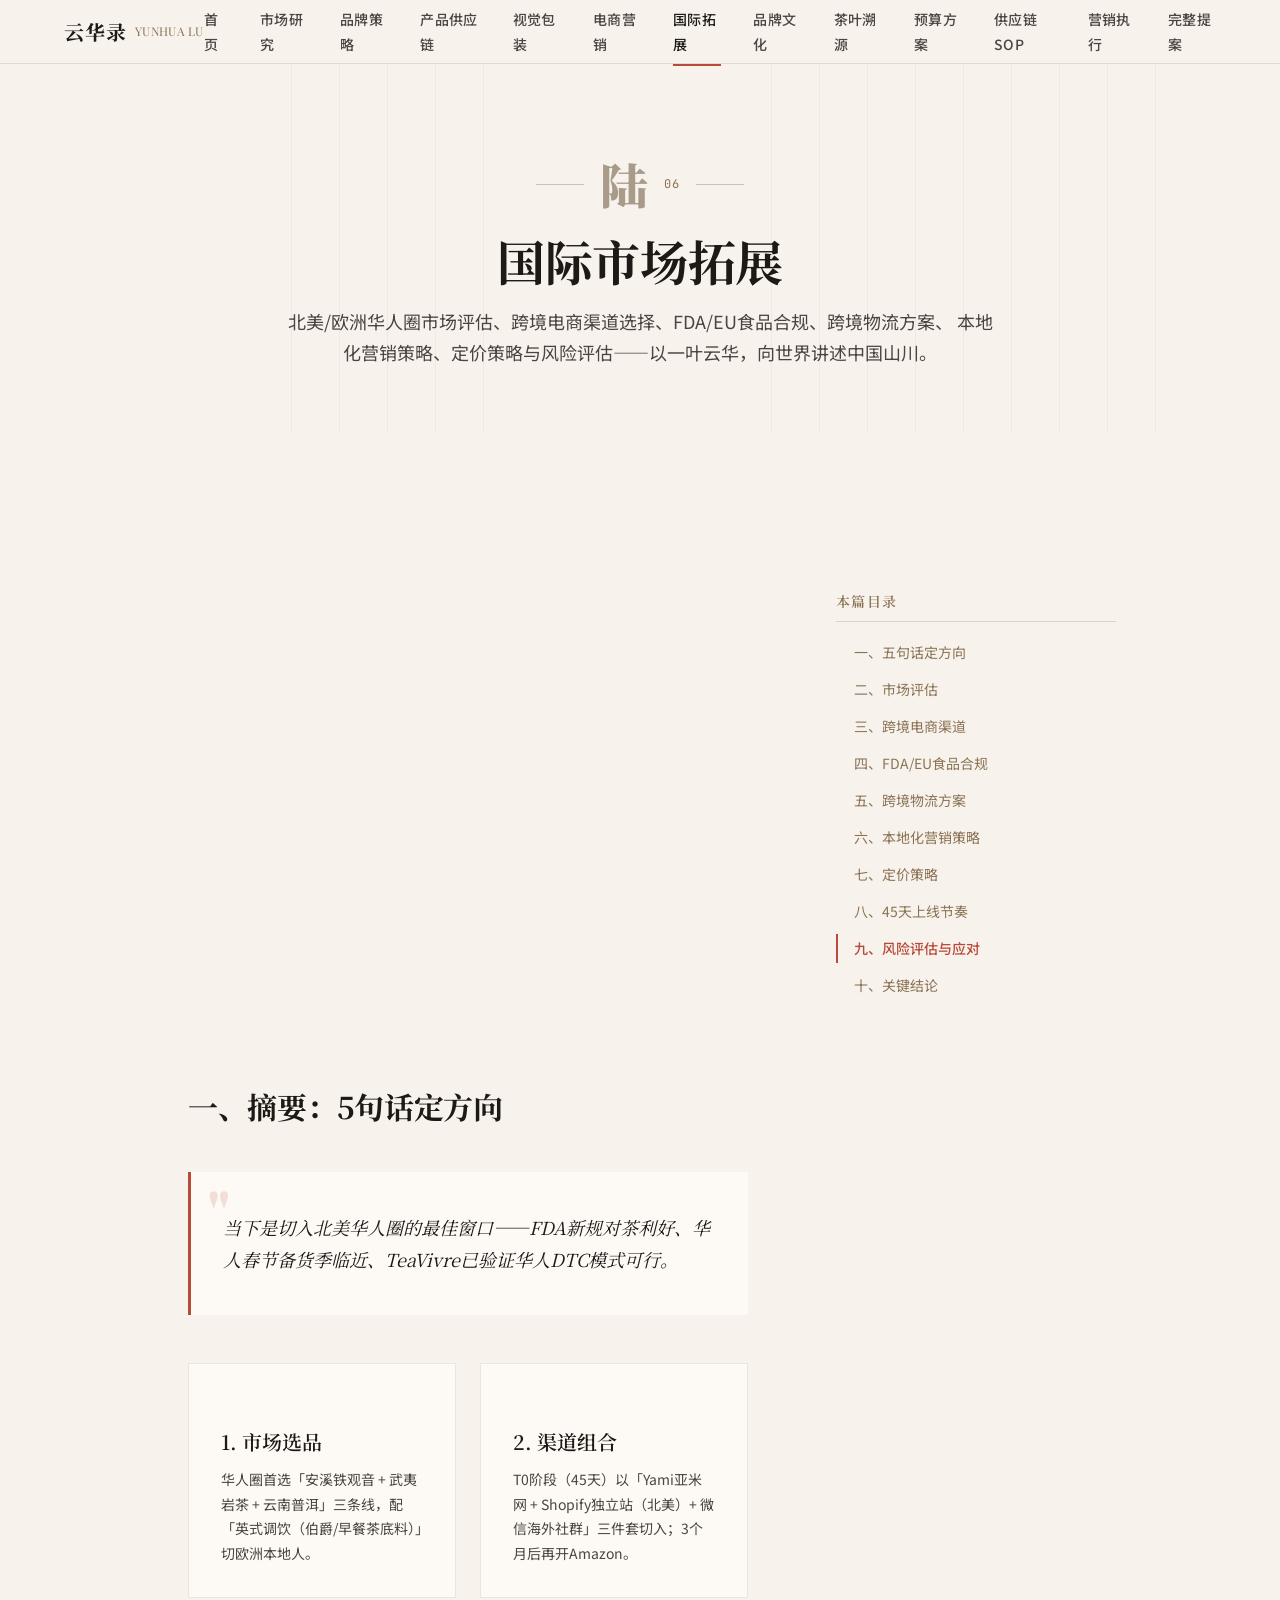
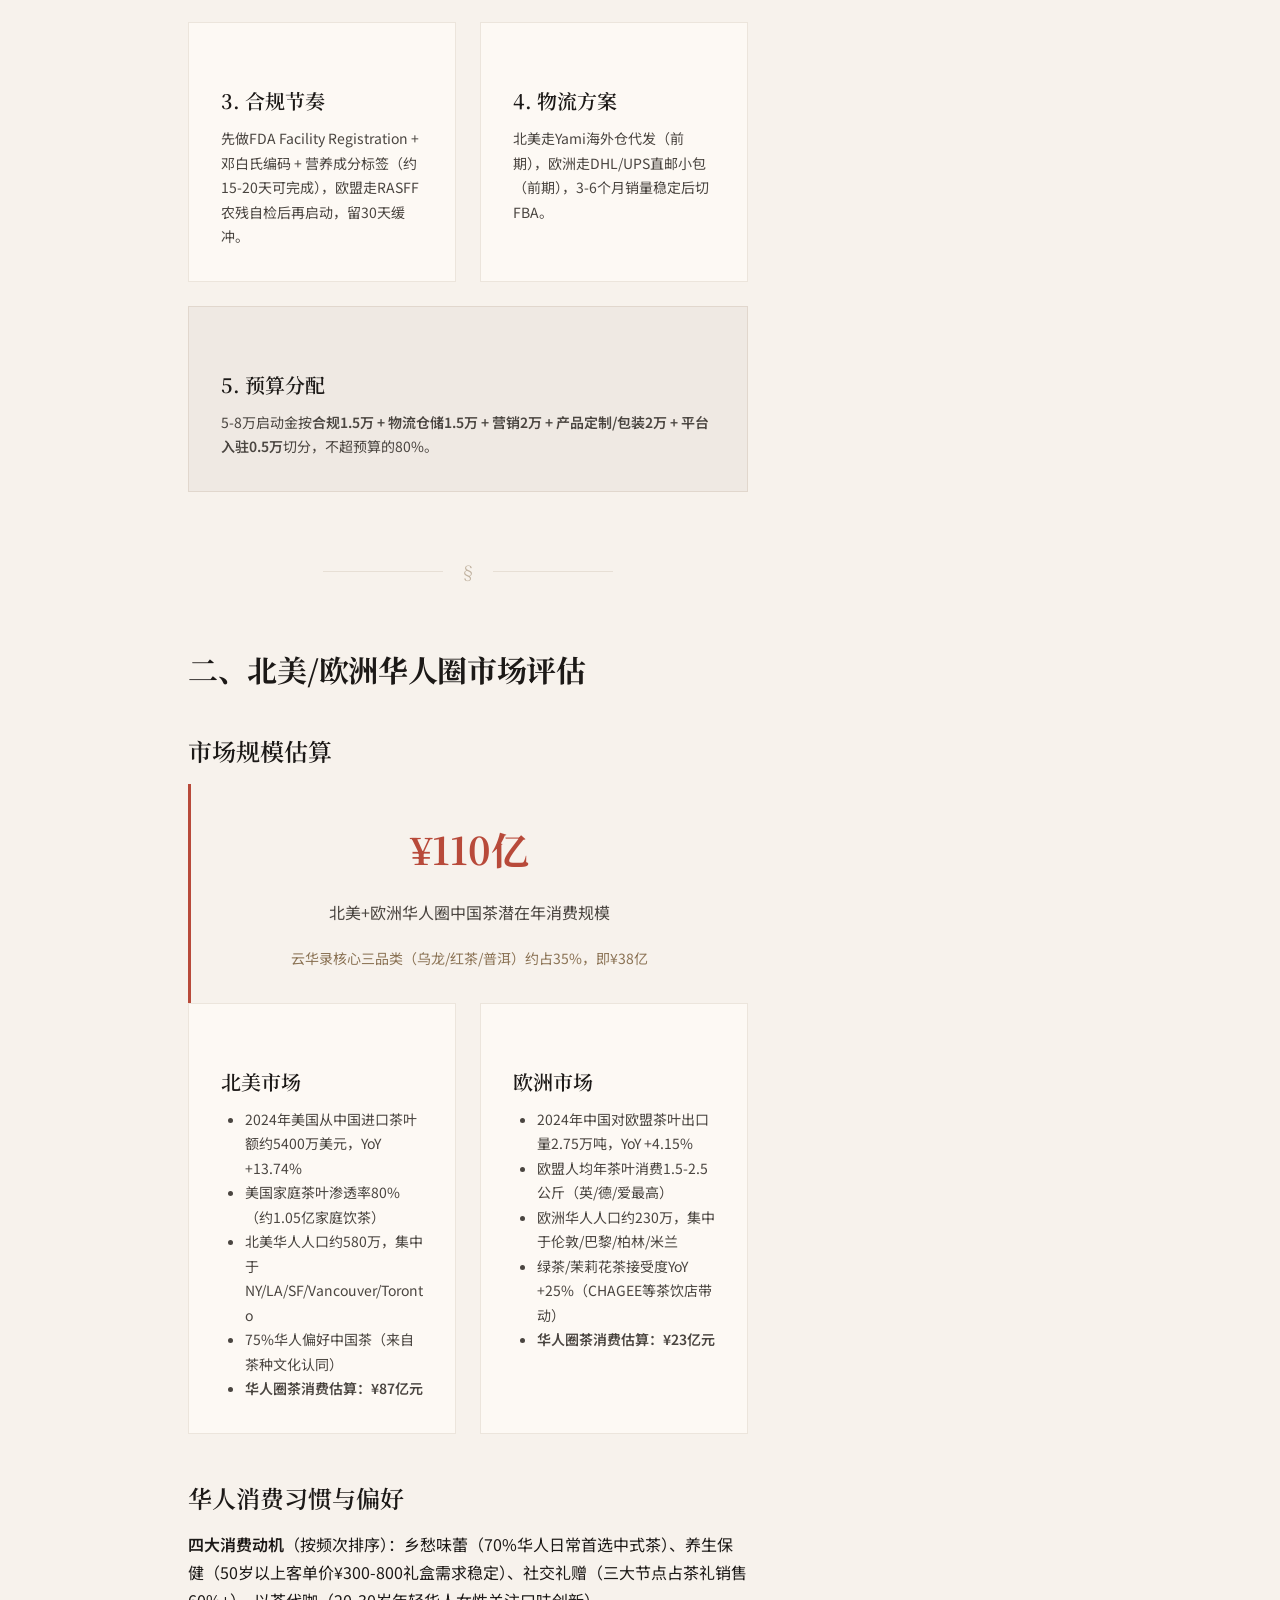
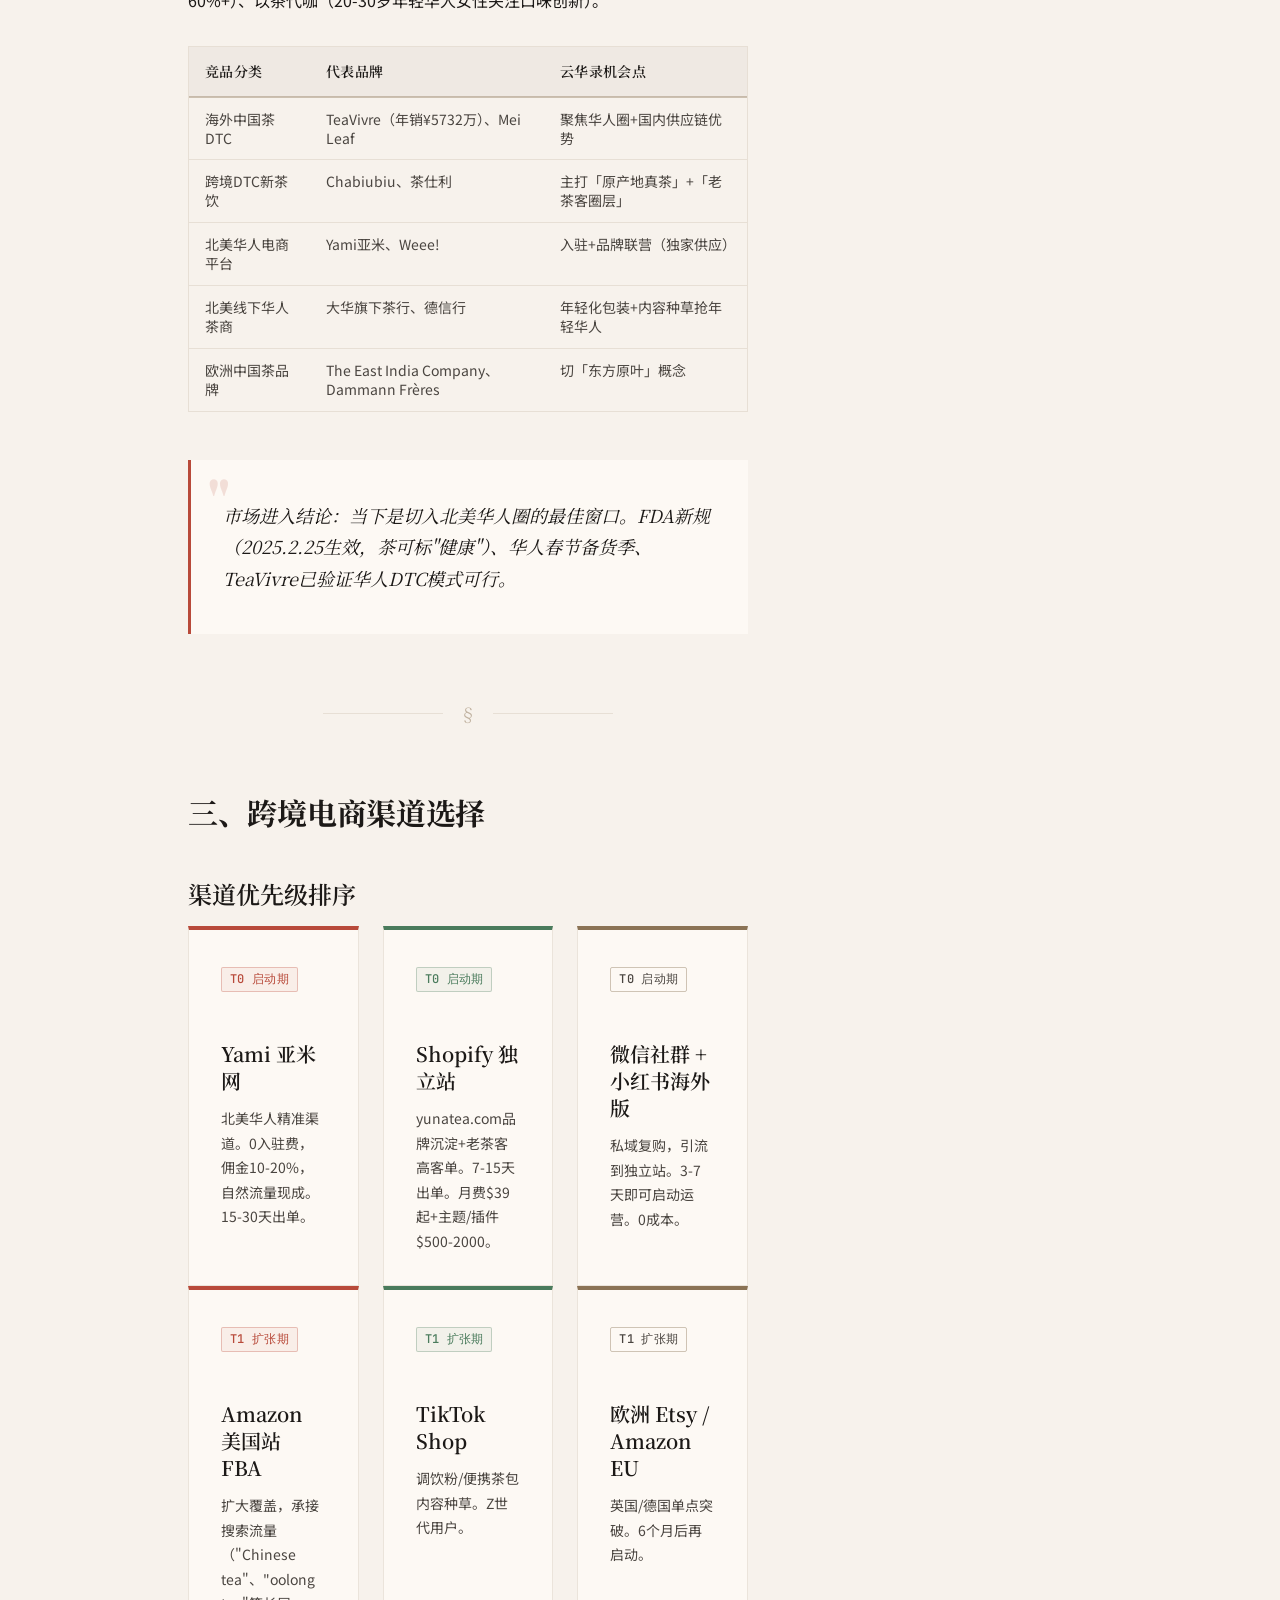
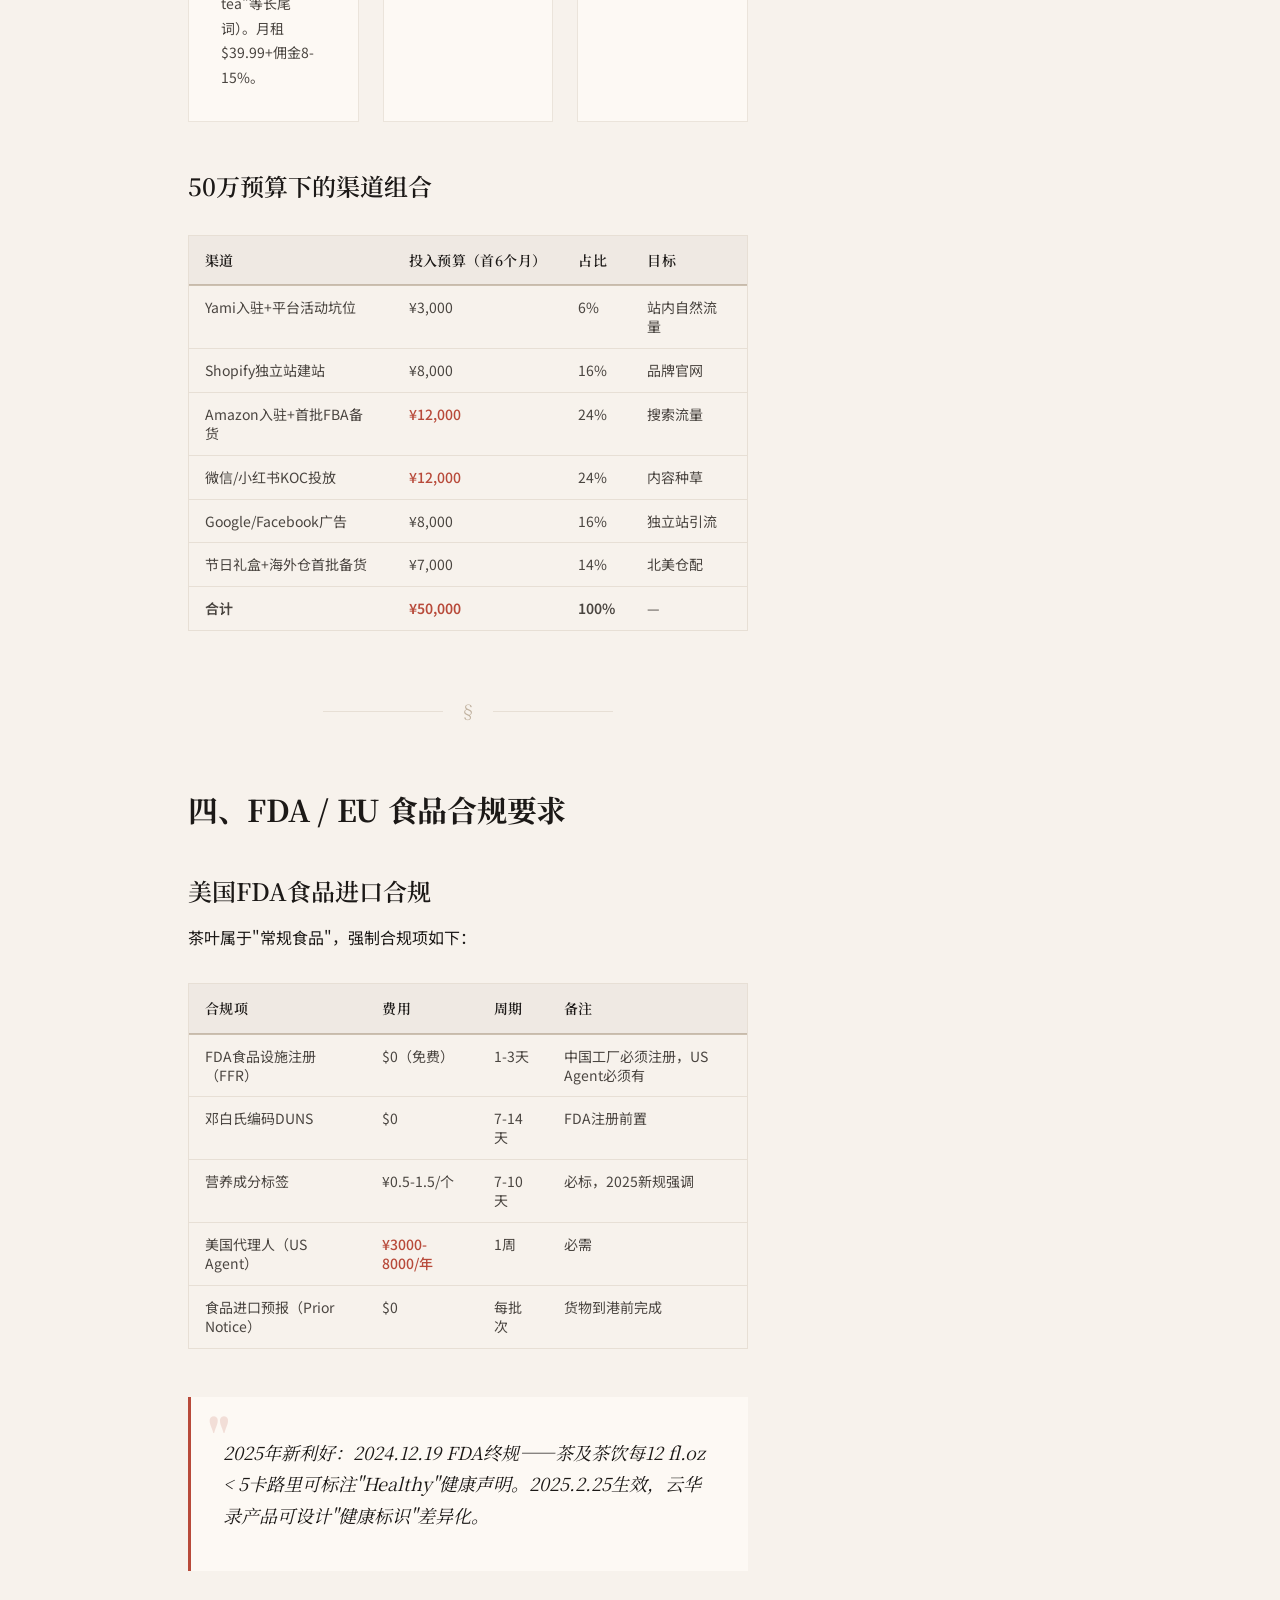
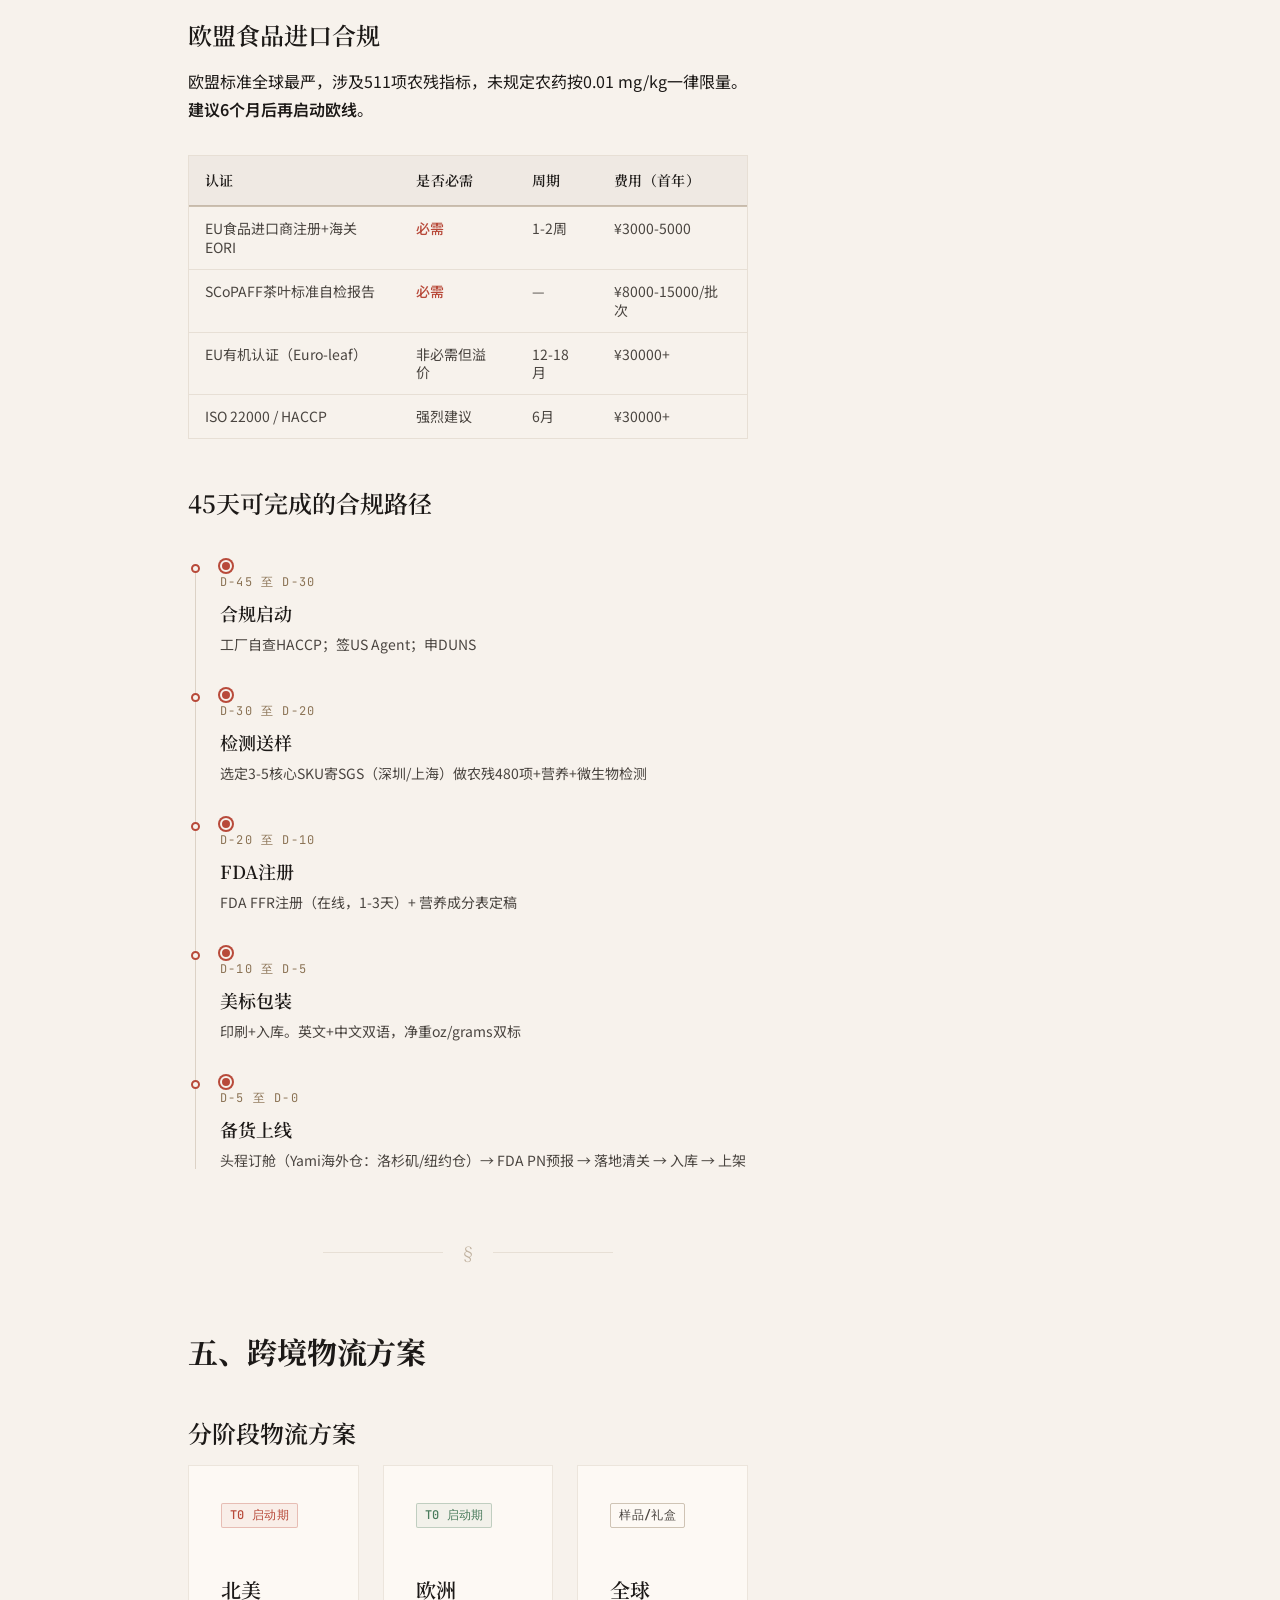
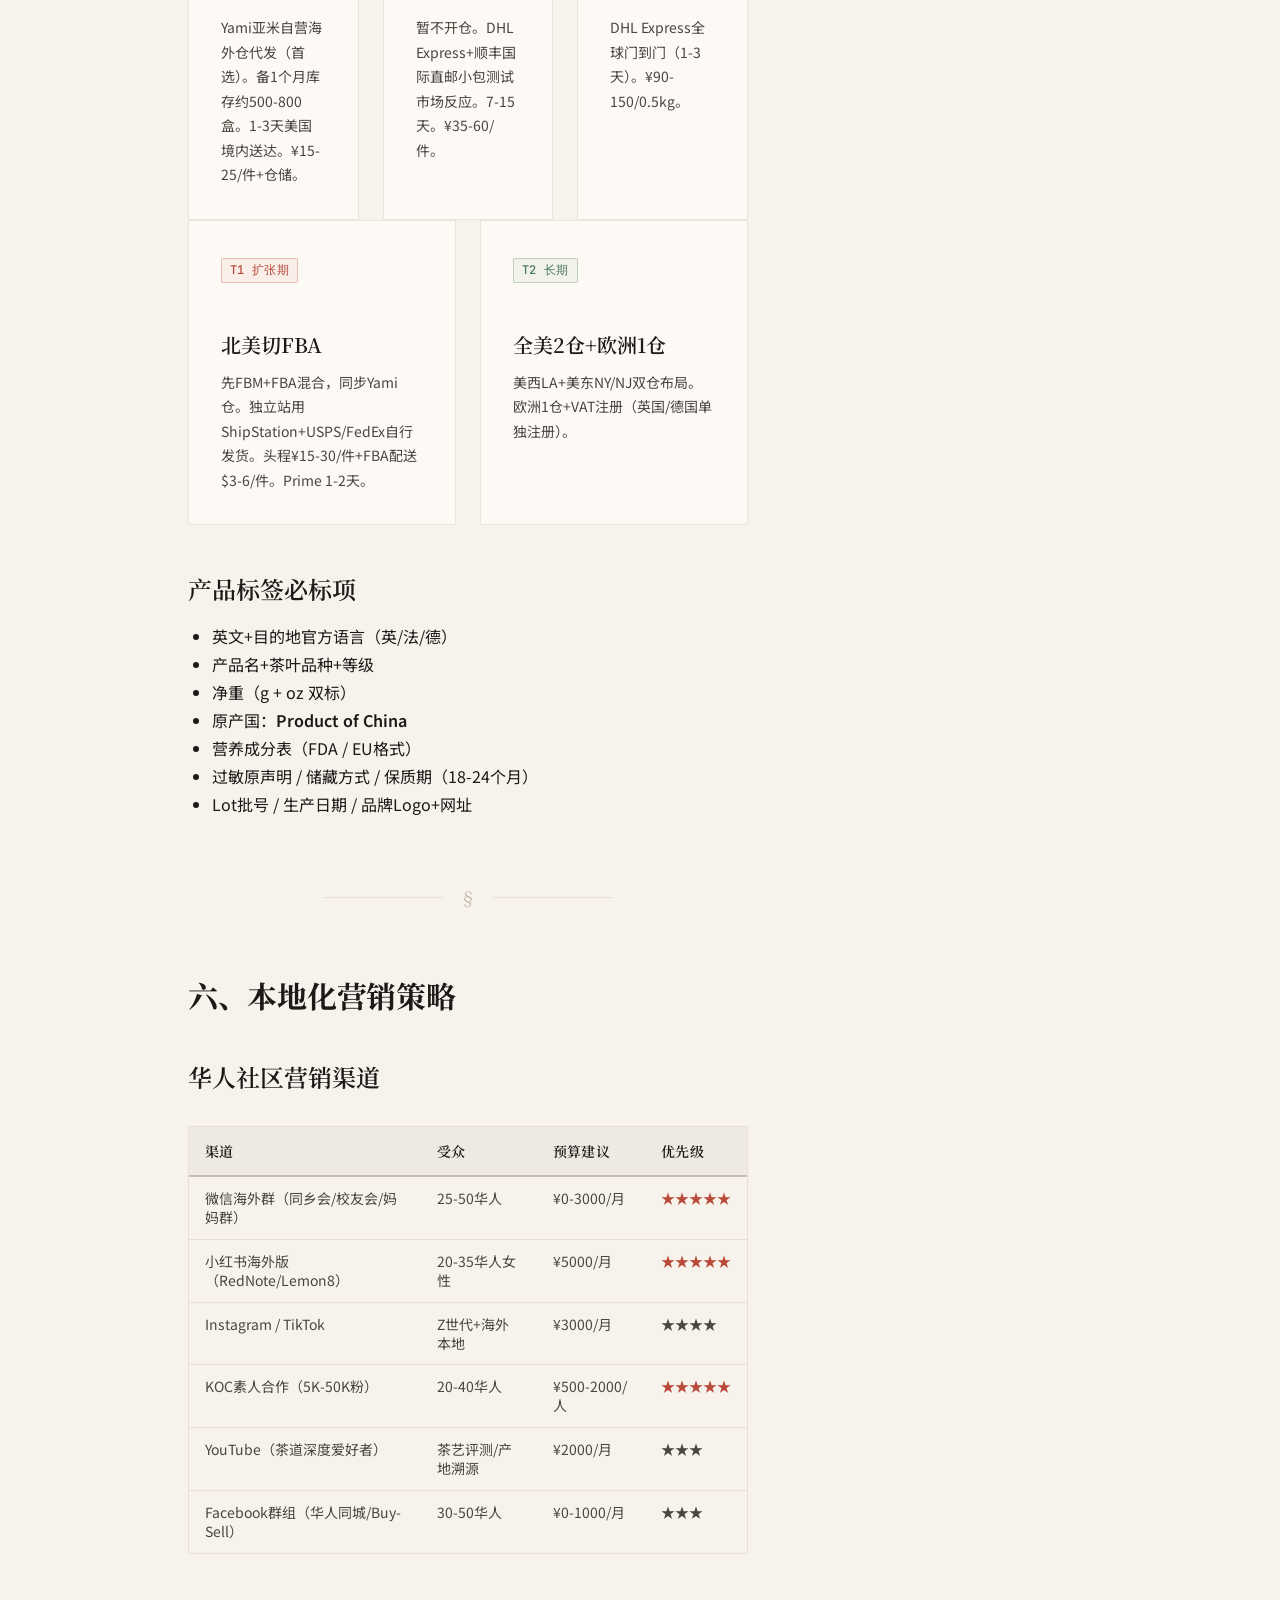
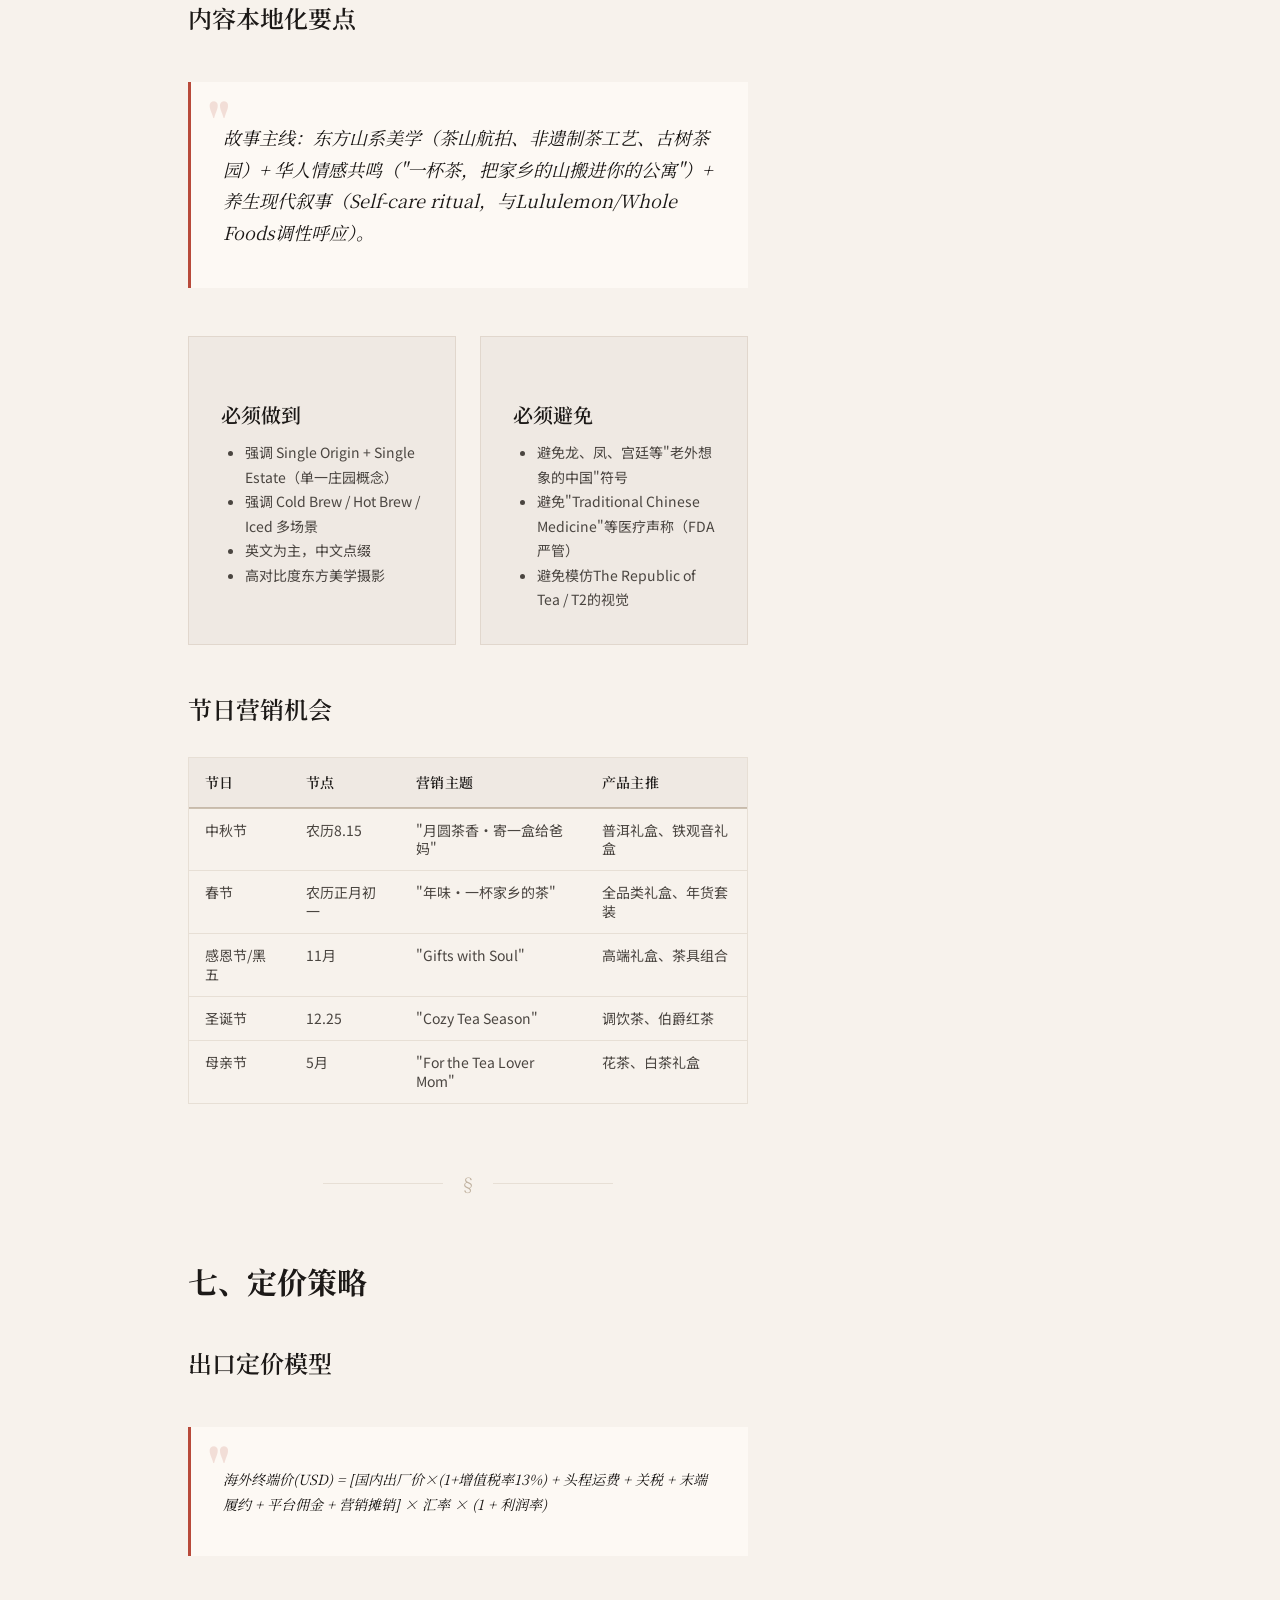
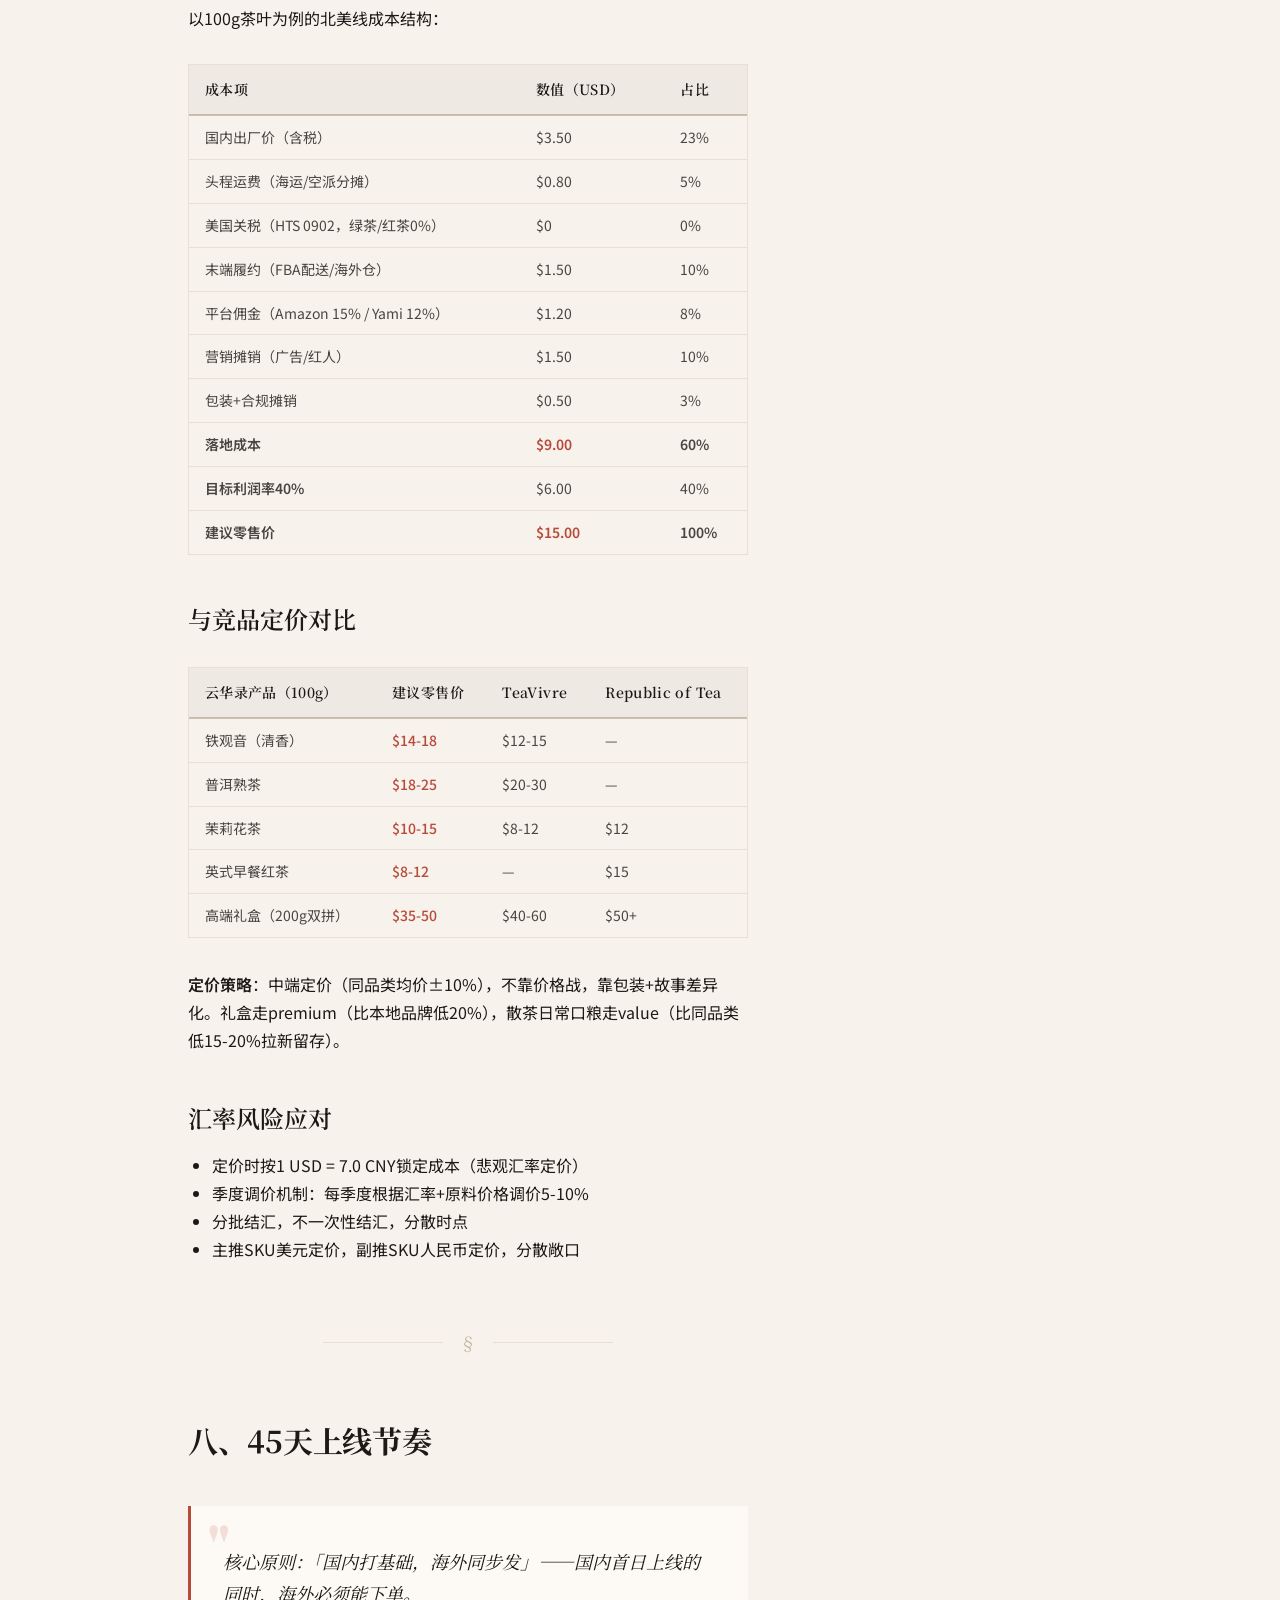
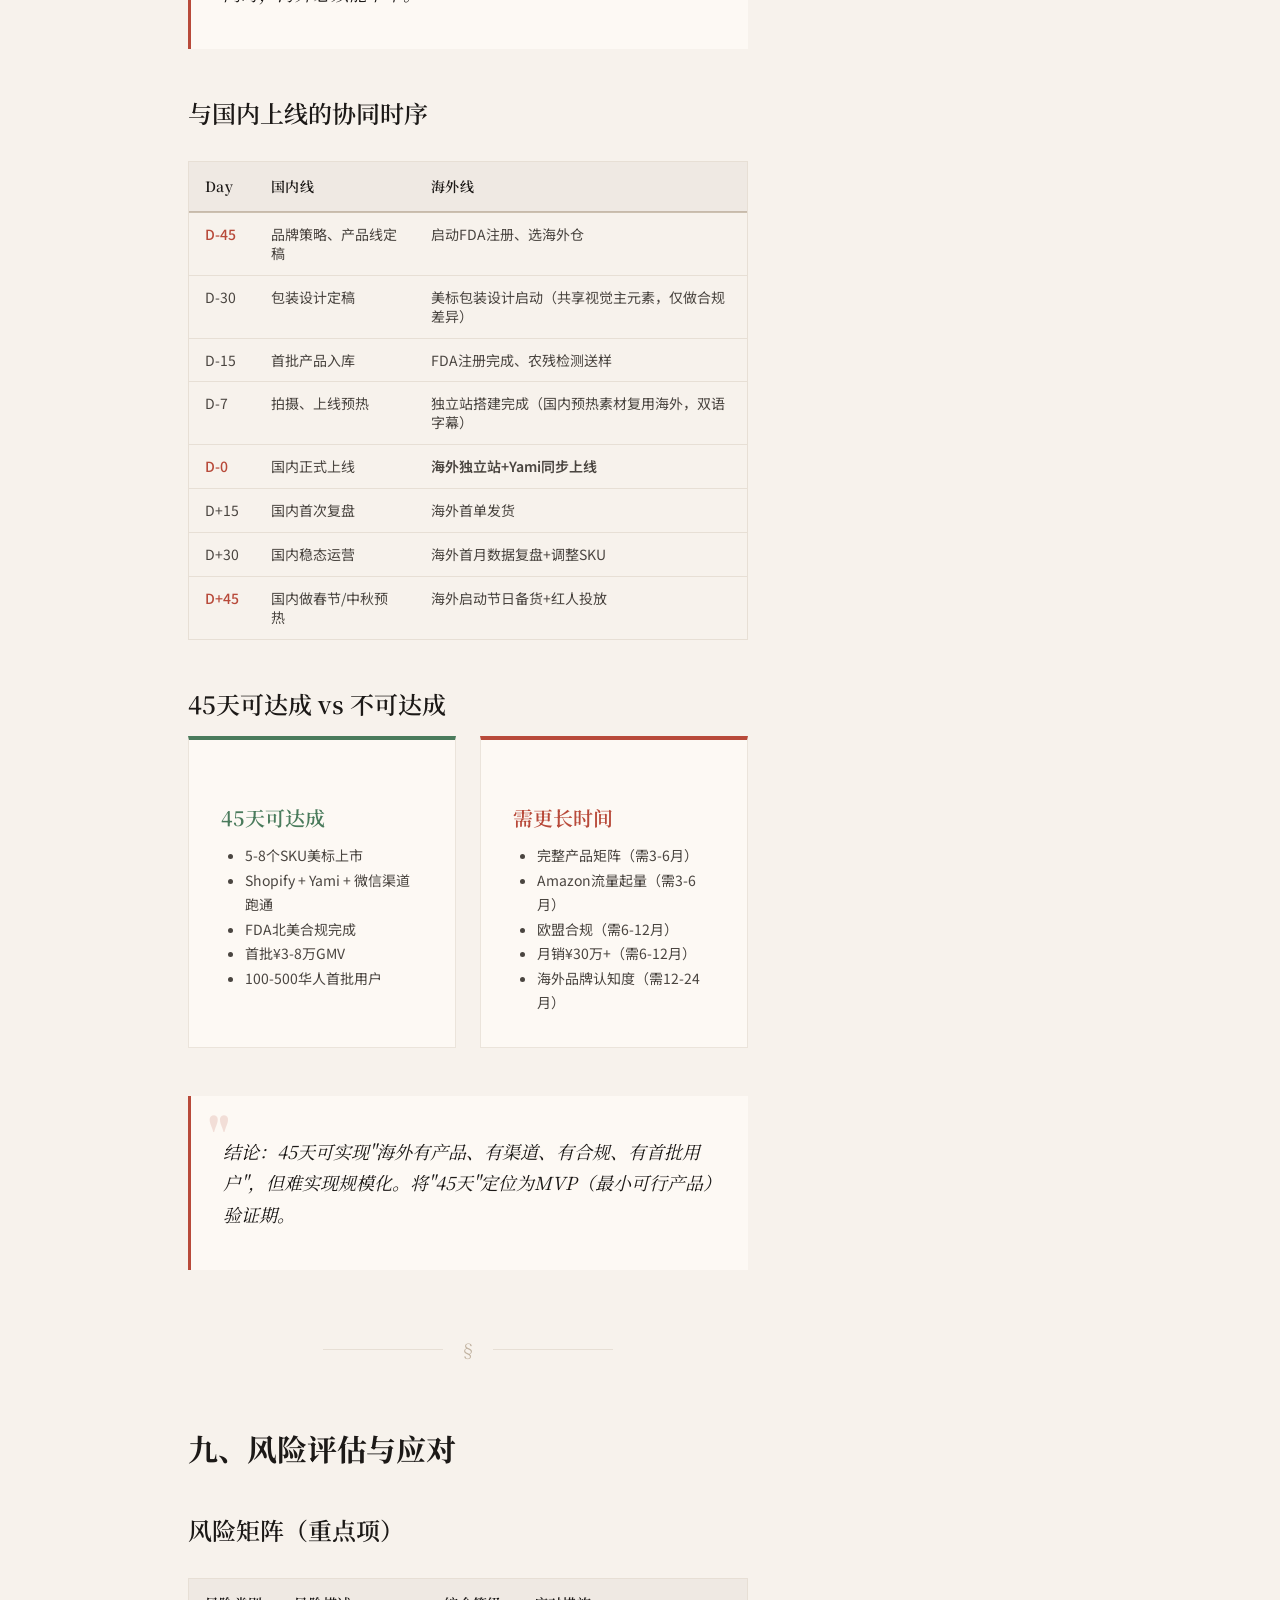
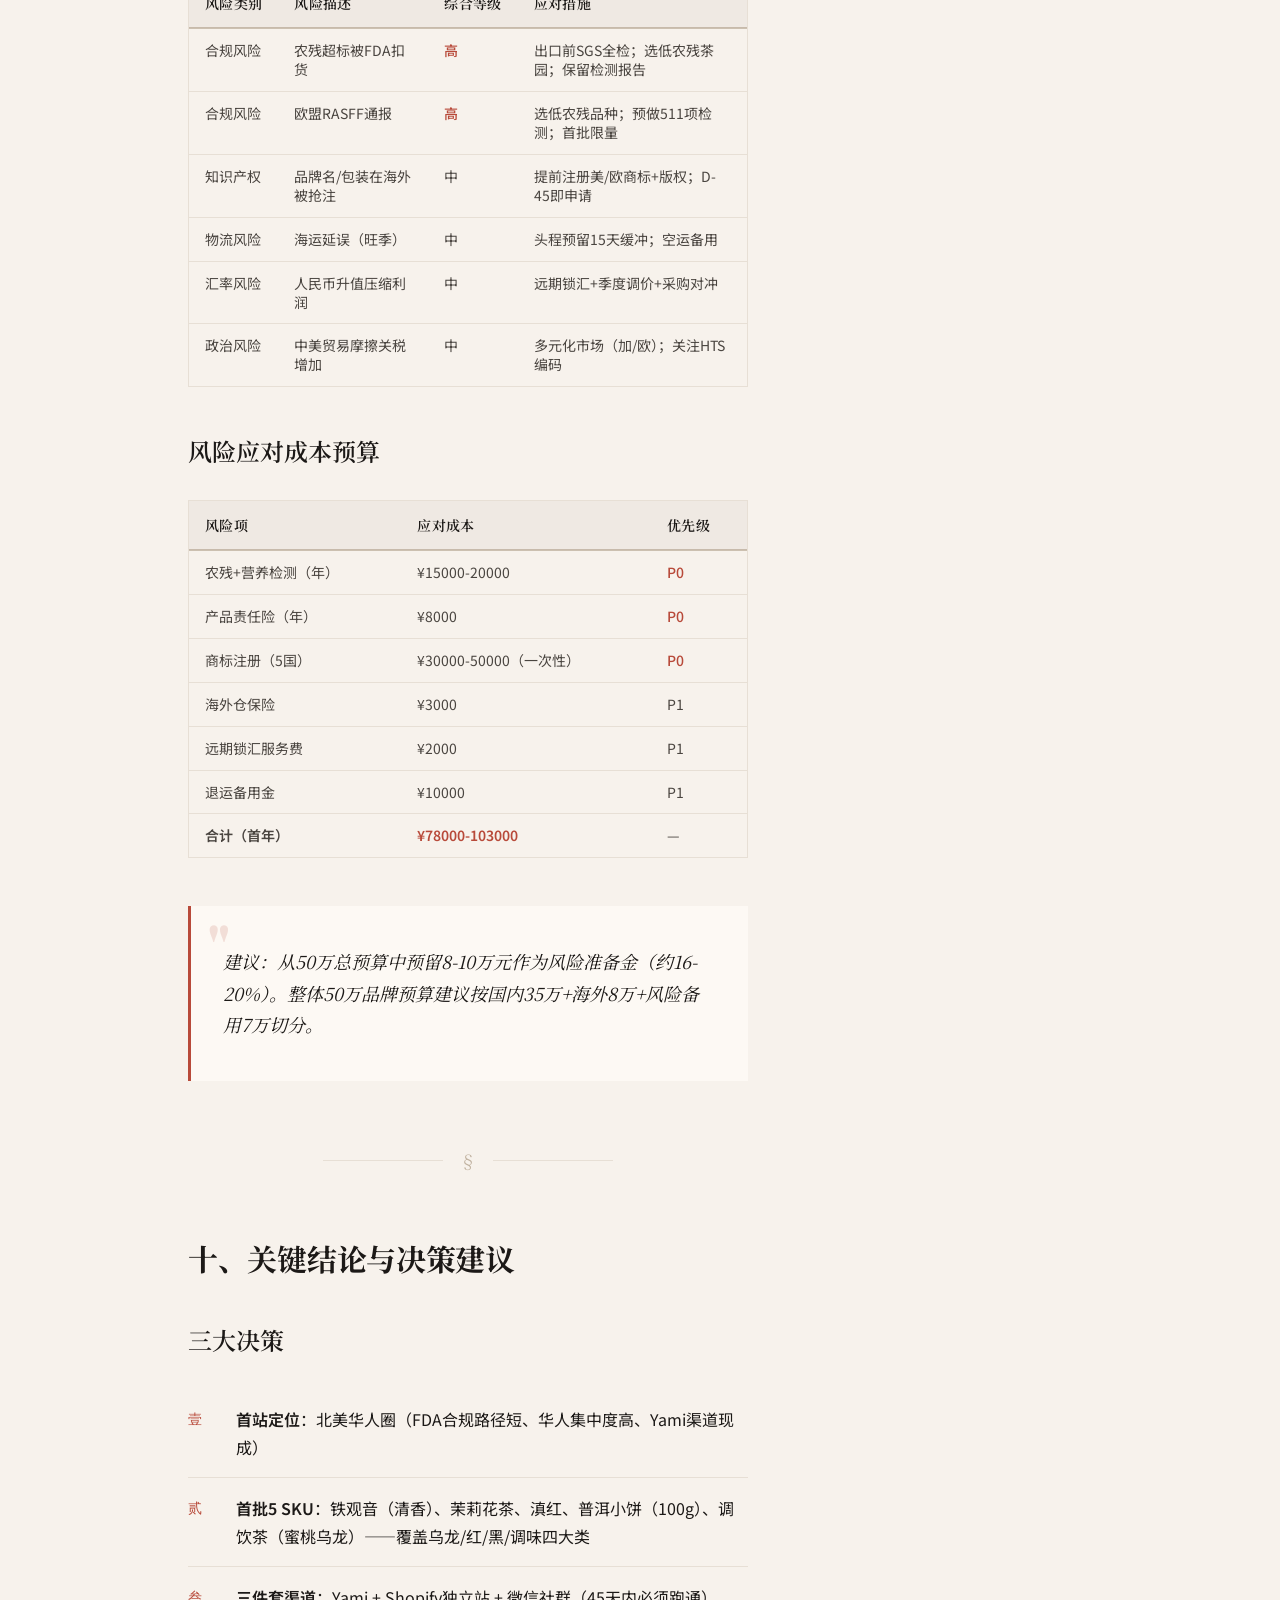
<file: pages/international.html>
<!DOCTYPE html>
<html lang="zh-CN">
<head>
  <meta charset="UTF-8">
  <meta name="viewport" content="width=device-width, initial-scale=1.0">
  <title>国际市场拓展 · 云华录品牌全案</title>
  <meta name="description" content="云华录国际市场拓展方案——北美/欧洲华人圈市场评估、跨境电商渠道选择、FDA/EU食品合规、跨境物流、本地化营销、定价策略与风险评估。">

  <link rel="stylesheet" href="../assets/css/tokens.css">
  <link rel="stylesheet" href="../assets/css/base.css">
  <link rel="stylesheet" href="../assets/css/layout.css">
  <link rel="stylesheet" href="../assets/css/components.css">
  <link rel="stylesheet" href="../assets/css/pages.css">
  <link rel="stylesheet" href="../assets/css/mobile-fix.css">
  <link rel="icon" href="data:image/svg+xml,<svg xmlns='http://www.w3.org/2000/svg' viewBox='0 0 36 36'><rect width='36' height='36' rx='2' fill='%23B84A3A'/><text x='18' y='26' font-size='20' font-family='serif' font-weight='bold' fill='%23F7F2EC' text-anchor='middle'>云</text></svg>">
</head>
<body>

  <!-- ==========================================================================
       全局导航
       ========================================================================== -->
  <header class="site-nav" id="siteNav">
    <div class="site-nav-inner">
      <a href="../index.html" class="nav-logo">
        <span class="nav-logo-cn">云华录</span>
        <span class="nav-logo-en">YUNHUA LU</span>
      </a>
      <button class="nav-toggle" id="navToggle" aria-label="菜单" aria-expanded="false">
        <span></span><span></span><span></span>
      </button>
      <nav class="nav-list" id="navList">
        <a href="../index.html" class="nav-link">首页</a>
        <a href="market-research.html" class="nav-link">市场研究</a>
        <a href="brand-foundation.html" class="nav-link">品牌策略</a>
        <a href="product-supply.html" class="nav-link">产品供应链</a>
        <a href="visual-packaging.html" class="nav-link">视觉包装</a>
        <a href="ecommerce-marketing.html" class="nav-link">电商营销</a>
        <a href="international.html" class="nav-link active">国际拓展</a>
        <a href="brand-culture.html" class="nav-link">品牌文化</a>
        <a href="tea-trace-report.html" class="nav-link">茶叶溯源</a>
        <a href="budget-execution.html" class="nav-link">预算方案</a>
        <a href="supply-chain-sop.html" class="nav-link">供应链SOP</a>
        <a href="marketing-execution.html" class="nav-link">营销执行</a>
        <a href="full-proposal.html" class="nav-link">完整提案</a>
      </nav>
    </div>
    <div class="nav-drawer" id="navDrawer">
      <a href="../index.html" class="nav-drawer-link">首页</a>
      <a href="market-research.html" class="nav-drawer-link">市场研究</a>
      <a href="brand-foundation.html" class="nav-drawer-link">品牌策略</a>
      <a href="product-supply.html" class="nav-drawer-link">产品供应链</a>
      <a href="visual-packaging.html" class="nav-drawer-link">视觉包装</a>
      <a href="ecommerce-marketing.html" class="nav-drawer-link">电商营销</a>
      <a href="international.html" class="nav-drawer-link">国际拓展</a>
      <a href="brand-culture.html" class="nav-drawer-link">品牌文化</a>
      <a href="tea-trace-report.html" class="nav-drawer-link">茶叶溯源</a>
      <a href="budget-execution.html" class="nav-drawer-link">预算方案</a>
      <a href="supply-chain-sop.html" class="nav-drawer-link">供应链SOP</a>
      <a href="marketing-execution.html" class="nav-drawer-link">营销执行</a>
      <a href="full-proposal.html" class="nav-drawer-link">完整提案</a>
    </div>
    <div class="reading-progress" id="readingProgress"></div>
  </header>

  <!-- ==========================================================================
       页面主体
       ========================================================================== -->
    <main class="page-main">

    <!-- ===================== 篇章首屏 ===================== -->
    <header class="chapter-header">
      <div class="tea-grid-bg-fade" aria-hidden="true"></div>
      <div class="chapter-header-number">
        <span class="chapter-header-num-cn">陆</span>
        <span class="chapter-header-num-latin">06</span>
      </div>
      <h1 class="chapter-header-title">国际市场拓展</h1>
      <p class="chapter-header-lead">
        北美/欧洲华人圈市场评估、跨境电商渠道选择、FDA/EU食品合规、跨境物流方案、 本地化营销策略、定价策略与风险评估——以一叶云华，向世界讲述中国山川。
      </p>
    </header>

    <!-- ===================== 阅读布局 ===================== -->
    <div class="page-layout container-wide">
      <!-- 侧边目录 -->
      <aside class="toc-sidebar" id="tocSidebar">
        <button class="toc-toggle" id="tocToggle" aria-expanded="false">目录</button>
        <div class="toc-content" id="tocContent">
          <h3 class="toc-title">本篇目录</h3>
          <ul class="toc-list">
            <li><a href="#sec-1" class="toc-link">一、五句话定方向</a></li>
            <li><a href="#sec-2" class="toc-link">二、市场评估</a></li>
            <li><a href="#sec-3" class="toc-link">三、跨境电商渠道</a></li>
            <li><a href="#sec-4" class="toc-link">四、FDA/EU食品合规</a></li>
            <li><a href="#sec-5" class="toc-link">五、跨境物流方案</a></li>
            <li><a href="#sec-6" class="toc-link">六、本地化营销策略</a></li>
            <li><a href="#sec-7" class="toc-link">七、定价策略</a></li>
            <li><a href="#sec-8" class="toc-link">八、45天上线节奏</a></li>
            <li><a href="#sec-9" class="toc-link">九、风险评估与应对</a></li>
            <li><a href="#sec-10" class="toc-link">十、关键结论</a></li>
          </ul>
        </div>
      </aside>

      <!-- 正文内容 -->
      <article class="page-content">
        <div class="article-prose">

          <section id="sec-1">
            <h2>一、摘要：5句话定方向</h2>
            <div class="quote-block reveal">
              <p class="quote-text">当下是切入北美华人圈的最佳窗口——FDA新规对茶利好、华人春节备货季临近、TeaVivre已验证华人DTC模式可行。</p>
            </div>

            <div class="card-grid card-grid-2 reveal">
              <div class="info-card">
                <h4 class="info-card-title">1. 市场选品</h4>
                <div class="info-card-body">华人圈首选「安溪铁观音 + 武夷岩茶 + 云南普洱」三条线，配「英式调饮（伯爵/早餐茶底料）」切欧洲本地人。</div>
              </div>
              <div class="info-card">
                <h4 class="info-card-title">2. 渠道组合</h4>
                <div class="info-card-body">T0阶段（45天）以「Yami亚米网 + Shopify独立站（北美）+ 微信海外社群」三件套切入；3个月后再开Amazon。</div>
              </div>
              <div class="info-card">
                <h4 class="info-card-title">3. 合规节奏</h4>
                <div class="info-card-body">先做FDA Facility Registration + 邓白氏编码 + 营养成分标签（约15-20天可完成），欧盟走RASFF农残自检后再启动，留30天缓冲。</div>
              </div>
              <div class="info-card">
                <h4 class="info-card-title">4. 物流方案</h4>
                <div class="info-card-body">北美走Yami海外仓代发（前期），欧洲走DHL/UPS直邮小包（前期），3-6个月销量稳定后切FBA。</div>
              </div>
              <div class="info-card info-card-alt" style="grid-column: span 2;">
                <h4 class="info-card-title">5. 预算分配</h4>
                <div class="info-card-body">5-8万启动金按<strong>合规1.5万 + 物流仓储1.5万 + 营销2万 + 产品定制/包装2万 + 平台入驻0.5万</strong>切分，不超预算的80%。</div>
              </div>
            </div>
          </section>

          <div class="divider"><span class="divider-line"></span><span class="divider-mark">§</span><span class="divider-line"></span></div>

          <section id="sec-2">
            <h2>二、北美/欧洲华人圈市场评估</h2>

            <h3>市场规模估算</h3>
            <div class="stat-block reveal" style="text-align: center; padding: var(--space-8) var(--space-4);">
              <div style="font-size: var(--text-3xl); font-family: var(--font-cn-heading); color: var(--color-accent-vermilion); font-weight: 700;">¥110亿</div>
              <div style="margin-top: var(--space-2); color: var(--color-text-secondary);">北美+欧洲华人圈中国茶潜在年消费规模</div>
              <div style="margin-top: var(--space-3); font-size: var(--text-sm); color: var(--color-text-tertiary);">云华录核心三品类（乌龙/红茶/普洱）约占35%，即¥38亿</div>
            </div>

            <div class="card-grid card-grid-2 reveal">
              <div class="info-card">
                <h4 class="info-card-title">北美市场</h4>
                <div class="info-card-body">
                  <ul>
                    <li>2024年美国从中国进口茶叶额约5400万美元，YoY +13.74%</li>
                    <li>美国家庭茶叶渗透率80%（约1.05亿家庭饮茶）</li>
                    <li>北美华人人口约580万，集中于NY/LA/SF/Vancouver/Toronto</li>
                    <li>75%华人偏好中国茶（来自茶种文化认同）</li>
                    <li><strong>华人圈茶消费估算：¥87亿元</strong></li>
                  </ul>
                </div>
              </div>
              <div class="info-card">
                <h4 class="info-card-title">欧洲市场</h4>
                <div class="info-card-body">
                  <ul>
                    <li>2024年中国对欧盟茶叶出口量2.75万吨，YoY +4.15%</li>
                    <li>欧盟人均年茶叶消费1.5-2.5公斤（英/德/爱最高）</li>
                    <li>欧洲华人人口约230万，集中于伦敦/巴黎/柏林/米兰</li>
                    <li>绿茶/茉莉花茶接受度YoY +25%（CHAGEE等茶饮店带动）</li>
                    <li><strong>华人圈茶消费估算：¥23亿元</strong></li>
                  </ul>
                </div>
              </div>
            </div>

            <h3>华人消费习惯与偏好</h3>
            <p><strong>四大消费动机</strong>（按频次排序）：乡愁味蕾（70%华人日常首选中式茶）、养生保健（50岁以上客单价¥300-800礼盒需求稳定）、社交礼赠（三大节点占茶礼销售60%+）、以茶代咖（20-30岁年轻华人女性关注口味创新）。</p>

            <div class="data-table-wrap reveal">
              <table class="data-table">
                <thead><tr><th>竞品分类</th><th>代表品牌</th><th>云华录机会点</th></tr></thead>
                <tbody>
                  <tr><td>海外中国茶DTC</td><td>TeaVivre（年销¥5732万）、Mei Leaf</td><td>聚焦华人圈+国内供应链优势</td></tr>
                  <tr><td>跨境DTC新茶饮</td><td>Chabiubiu、茶仕利</td><td>主打「原产地真茶」+「老茶客圈层」</td></tr>
                  <tr><td>北美华人电商平台</td><td>Yami亚米、Weee!</td><td>入驻+品牌联营（独家供应）</td></tr>
                  <tr><td>北美线下华人茶商</td><td>大华旗下茶行、德信行</td><td>年轻化包装+内容种草抢年轻华人</td></tr>
                  <tr><td>欧洲中国茶品牌</td><td>The East India Company、Dammann Frères</td><td>切「东方原叶」概念</td></tr>
                </tbody>
              </table>
            </div>

            <div class="quote-block reveal">
              <p class="quote-text">市场进入结论：当下是切入北美华人圈的最佳窗口。FDA新规（2025.2.25生效，茶可标"健康"）、华人春节备货季、TeaVivre已验证华人DTC模式可行。</p>
            </div>
          </section>

          <div class="divider"><span class="divider-line"></span><span class="divider-mark">§</span><span class="divider-line"></span></div>

          <section id="sec-3">
            <h2>三、跨境电商渠道选择</h2>

            <h3>渠道优先级排序</h3>
            <div class="card-grid card-grid-3 reveal">
              <div class="info-card" style="border-top: 4px solid var(--color-accent-vermilion);">
                <span class="tag tag-vermilion mb-4">T0 启动期</span>
                <h4 class="info-card-title">Yami 亚米网</h4>
                <div class="info-card-body">北美华人精准渠道。0入驻费，佣金10-20%，自然流量现成。15-30天出单。</div>
              </div>
              <div class="info-card" style="border-top: 4px solid var(--color-accent-pine);">
                <span class="tag tag-pine mb-4">T0 启动期</span>
                <h4 class="info-card-title">Shopify 独立站</h4>
                <div class="info-card-body">yunatea.com品牌沉淀+老茶客高客单。7-15天出单。月费$39起+主题/插件$500-2000。</div>
              </div>
              <div class="info-card" style="border-top: 4px solid var(--color-accent-brown);">
                <span class="tag tag-outline mb-4">T0 启动期</span>
                <h4 class="info-card-title">微信社群 + 小红书海外版</h4>
                <div class="info-card-body">私域复购，引流到独立站。3-7天即可启动运营。0成本。</div>
              </div>
            </div>

            <div class="card-grid card-grid-3 reveal">
              <div class="info-card" style="border-top: 4px solid var(--color-accent-vermilion);">
                <span class="tag tag-vermilion mb-4">T1 扩张期</span>
                <h4 class="info-card-title">Amazon 美国站 FBA</h4>
                <div class="info-card-body">扩大覆盖，承接搜索流量（"Chinese tea"、"oolong tea"等长尾词）。月租$39.99+佣金8-15%。</div>
              </div>
              <div class="info-card" style="border-top: 4px solid var(--color-accent-pine);">
                <span class="tag tag-pine mb-4">T1 扩张期</span>
                <h4 class="info-card-title">TikTok Shop</h4>
                <div class="info-card-body">调饮粉/便携茶包内容种草。Z世代用户。</div>
              </div>
              <div class="info-card" style="border-top: 4px solid var(--color-accent-brown);">
                <span class="tag tag-outline mb-4">T1 扩张期</span>
                <h4 class="info-card-title">欧洲 Etsy / Amazon EU</h4>
                <div class="info-card-body">英国/德国单点突破。6个月后再启动。</div>
              </div>
            </div>

            <h3>50万预算下的渠道组合</h3>
            <div class="data-table-wrap reveal">
              <table class="data-table">
                <thead><tr><th>渠道</th><th>投入预算（首6个月）</th><th>占比</th><th>目标</th></tr></thead>
                <tbody>
                  <tr><td>Yami入驻+平台活动坑位</td><td>¥3,000</td><td>6%</td><td>站内自然流量</td></tr>
                  <tr><td>Shopify独立站建站</td><td>¥8,000</td><td>16%</td><td>品牌官网</td></tr>
                  <tr><td>Amazon入驻+首批FBA备货</td><td class="col-highlight">¥12,000</td><td>24%</td><td>搜索流量</td></tr>
                  <tr><td>微信/小红书KOC投放</td><td class="col-highlight">¥12,000</td><td>24%</td><td>内容种草</td></tr>
                  <tr><td>Google/Facebook广告</td><td>¥8,000</td><td>16%</td><td>独立站引流</td></tr>
                  <tr><td>节日礼盒+海外仓首批备货</td><td>¥7,000</td><td>14%</td><td>北美仓配</td></tr>
                  <tr><td><strong>合计</strong></td><td class="col-highlight"><strong>¥50,000</strong></td><td><strong>100%</strong></td><td>—</td></tr>
                </tbody>
              </table>
            </div>
          </section>

          <div class="divider"><span class="divider-line"></span><span class="divider-mark">§</span><span class="divider-line"></span></div>

          <section id="sec-4">
            <h2>四、FDA / EU 食品合规要求</h2>

            <h3>美国FDA食品进口合规</h3>
            <p>茶叶属于"常规食品"，强制合规项如下：</p>
            <div class="data-table-wrap reveal">
              <table class="data-table">
                <thead><tr><th>合规项</th><th>费用</th><th>周期</th><th>备注</th></tr></thead>
                <tbody>
                  <tr><td>FDA食品设施注册（FFR）</td><td>$0（免费）</td><td>1-3天</td><td>中国工厂必须注册，US Agent必须有</td></tr>
                  <tr><td>邓白氏编码DUNS</td><td>$0</td><td>7-14天</td><td>FDA注册前置</td></tr>
                  <tr><td>营养成分标签</td><td>¥0.5-1.5/个</td><td>7-10天</td><td>必标，2025新规强调</td></tr>
                  <tr><td>美国代理人（US Agent）</td><td class="col-highlight">¥3000-8000/年</td><td>1周</td><td>必需</td></tr>
                  <tr><td>食品进口预报（Prior Notice）</td><td>$0</td><td>每批次</td><td>货物到港前完成</td></tr>
                </tbody>
              </table>
            </div>

            <div class="quote-block reveal">
              <p class="quote-text">2025年新利好：2024.12.19 FDA终规——茶及茶饮每12 fl.oz &lt; 5卡路里可标注"Healthy"健康声明。2025.2.25生效，云华录产品可设计"健康标识"差异化。</p>
            </div>

            <h3>欧盟食品进口合规</h3>
            <p>欧盟标准全球最严，涉及511项农残指标，未规定农药按0.01 mg/kg一律限量。<strong>建议6个月后再启动欧线</strong>。</p>

            <div class="data-table-wrap reveal">
              <table class="data-table">
                <thead><tr><th>认证</th><th>是否必需</th><th>周期</th><th>费用（首年）</th></tr></thead>
                <tbody>
                  <tr><td>EU食品进口商注册+海关EORI</td><td class="col-highlight">必需</td><td>1-2周</td><td>¥3000-5000</td></tr>
                  <tr><td>SCoPAFF茶叶标准自检报告</td><td class="col-highlight">必需</td><td>—</td><td>¥8000-15000/批次</td></tr>
                  <tr><td>EU有机认证（Euro-leaf）</td><td>非必需但溢价</td><td>12-18月</td><td>¥30000+</td></tr>
                  <tr><td>ISO 22000 / HACCP</td><td>强烈建议</td><td>6月</td><td>¥30000+</td></tr>
                </tbody>
              </table>
            </div>

            <h3>45天可完成的合规路径</h3>
            <div class="timeline reveal">
              <div class="timeline-item">
                <div class="timeline-dot"></div>
                <div class="timeline-content">
                  <div class="timeline-date">D-45 至 D-30</div>
                  <div class="timeline-title">合规启动</div>
                  <p>工厂自查HACCP；签US Agent；申DUNS</p>
                </div>
              </div>
              <div class="timeline-item">
                <div class="timeline-dot"></div>
                <div class="timeline-content">
                  <div class="timeline-date">D-30 至 D-20</div>
                  <div class="timeline-title">检测送样</div>
                  <p>选定3-5核心SKU寄SGS（深圳/上海）做农残480项+营养+微生物检测</p>
                </div>
              </div>
              <div class="timeline-item">
                <div class="timeline-dot"></div>
                <div class="timeline-content">
                  <div class="timeline-date">D-20 至 D-10</div>
                  <div class="timeline-title">FDA注册</div>
                  <p>FDA FFR注册（在线，1-3天）+ 营养成分表定稿</p>
                </div>
              </div>
              <div class="timeline-item">
                <div class="timeline-dot"></div>
                <div class="timeline-content">
                  <div class="timeline-date">D-10 至 D-5</div>
                  <div class="timeline-title">美标包装</div>
                  <p>印刷+入库。英文+中文双语，净重oz/grams双标</p>
                </div>
              </div>
              <div class="timeline-item">
                <div class="timeline-dot"></div>
                <div class="timeline-content">
                  <div class="timeline-date">D-5 至 D-0</div>
                  <div class="timeline-title">备货上线</div>
                  <p>头程订舱（Yami海外仓：洛杉矶/纽约仓）→ FDA PN预报 → 落地清关 → 入库 → 上架</p>
                </div>
              </div>
            </div>
          </section>

          <div class="divider"><span class="divider-line"></span><span class="divider-mark">§</span><span class="divider-line"></span></div>

          <section id="sec-5">
            <h2>五、跨境物流方案</h2>

            <h3>分阶段物流方案</h3>
            <div class="card-grid card-grid-3 reveal">
              <div class="info-card">
                <span class="tag tag-vermilion mb-4">T0 启动期</span>
                <h4 class="info-card-title">北美</h4>
                <div class="info-card-body">Yami亚米自营海外仓代发（首选）。备1个月库存约500-800盒。1-3天美国境内送达。¥15-25/件+仓储。</div>
              </div>
              <div class="info-card">
                <span class="tag tag-pine mb-4">T0 启动期</span>
                <h4 class="info-card-title">欧洲</h4>
                <div class="info-card-body">暂不开仓。DHL Express+顺丰国际直邮小包测试市场反应。7-15天。¥35-60/件。</div>
              </div>
              <div class="info-card">
                <span class="tag tag-outline mb-4">样品/礼盒</span>
                <h4 class="info-card-title">全球</h4>
                <div class="info-card-body">DHL Express全球门到门（1-3天）。¥90-150/0.5kg。</div>
              </div>
            </div>

            <div class="card-grid card-grid-2 reveal">
              <div class="info-card">
                <span class="tag tag-vermilion mb-4">T1 扩张期</span>
                <h4 class="info-card-title">北美切FBA</h4>
                <div class="info-card-body">先FBM+FBA混合，同步Yami仓。独立站用ShipStation+USPS/FedEx自行发货。头程¥15-30/件+FBA配送$3-6/件。Prime 1-2天。</div>
              </div>
              <div class="info-card">
                <span class="tag tag-pine mb-4">T2 长期</span>
                <h4 class="info-card-title">全美2仓+欧洲1仓</h4>
                <div class="info-card-body">美西LA+美东NY/NJ双仓布局。欧洲1仓+VAT注册（英国/德国单独注册）。</div>
              </div>
            </div>

            <h3>产品标签必标项</h3>
            <ul>
              <li>英文+目的地官方语言（英/法/德）</li>
              <li>产品名+茶叶品种+等级</li>
              <li>净重（g + oz 双标）</li>
              <li>原产国：<strong>Product of China</strong></li>
              <li>营养成分表（FDA / EU格式）</li>
              <li>过敏原声明 / 储藏方式 / 保质期（18-24个月）</li>
              <li>Lot批号 / 生产日期 / 品牌Logo+网址</li>
            </ul>
          </section>

          <div class="divider"><span class="divider-line"></span><span class="divider-mark">§</span><span class="divider-line"></span></div>

          <section id="sec-6">
            <h2>六、本地化营销策略</h2>

            <h3>华人社区营销渠道</h3>
            <div class="data-table-wrap reveal">
              <table class="data-table">
                <thead><tr><th>渠道</th><th>受众</th><th>预算建议</th><th>优先级</th></tr></thead>
                <tbody>
                  <tr><td>微信海外群（同乡会/校友会/妈妈群）</td><td>25-50华人</td><td>¥0-3000/月</td><td class="col-highlight">★★★★★</td></tr>
                  <tr><td>小红书海外版（RedNote/Lemon8）</td><td>20-35华人女性</td><td>¥5000/月</td><td class="col-highlight">★★★★★</td></tr>
                  <tr><td>Instagram / TikTok</td><td>Z世代+海外本地</td><td>¥3000/月</td><td>★★★★</td></tr>
                  <tr><td>KOC素人合作（5K-50K粉）</td><td>20-40华人</td><td>¥500-2000/人</td><td class="col-highlight">★★★★★</td></tr>
                  <tr><td>YouTube（茶道深度爱好者）</td><td>茶艺评测/产地溯源</td><td>¥2000/月</td><td>★★★</td></tr>
                  <tr><td>Facebook群组（华人同城/Buy-Sell）</td><td>30-50华人</td><td>¥0-1000/月</td><td>★★★</td></tr>
                </tbody>
              </table>
            </div>

            <h3>内容本地化要点</h3>
            <div class="quote-block reveal">
              <p class="quote-text">故事主线：东方山系美学（茶山航拍、非遗制茶工艺、古树茶园）+ 华人情感共鸣（"一杯茶，把家乡的山搬进你的公寓"）+ 养生现代叙事（Self-care ritual，与Lululemon/Whole Foods调性呼应）。</p>
            </div>

            <div class="card-grid card-grid-2 reveal">
              <div class="info-card info-card-alt">
                <h4 class="info-card-title">必须做到</h4>
                <div class="info-card-body">
                  <ul>
                    <li>强调 Single Origin + Single Estate（单一庄园概念）</li>
                    <li>强调 Cold Brew / Hot Brew / Iced 多场景</li>
                    <li>英文为主，中文点缀</li>
                    <li>高对比度东方美学摄影</li>
                  </ul>
                </div>
              </div>
              <div class="info-card info-card-alt">
                <h4 class="info-card-title">必须避免</h4>
                <div class="info-card-body">
                  <ul>
                    <li>避免龙、凤、宫廷等"老外想象的中国"符号</li>
                    <li>避免"Traditional Chinese Medicine"等医疗声称（FDA严管）</li>
                    <li>避免模仿The Republic of Tea / T2的视觉</li>
                  </ul>
                </div>
              </div>
            </div>

            <h3>节日营销机会</h3>
            <div class="data-table-wrap reveal">
              <table class="data-table">
                <thead><tr><th>节日</th><th>节点</th><th>营销主题</th><th>产品主推</th></tr></thead>
                <tbody>
                  <tr><td>中秋节</td><td>农历8.15</td><td>"月圆茶香·寄一盒给爸妈"</td><td>普洱礼盒、铁观音礼盒</td></tr>
                  <tr><td>春节</td><td>农历正月初一</td><td>"年味·一杯家乡的茶"</td><td>全品类礼盒、年货套装</td></tr>
                  <tr><td>感恩节/黑五</td><td>11月</td><td>"Gifts with Soul"</td><td>高端礼盒、茶具组合</td></tr>
                  <tr><td>圣诞节</td><td>12.25</td><td>"Cozy Tea Season"</td><td>调饮茶、伯爵红茶</td></tr>
                  <tr><td>母亲节</td><td>5月</td><td>"For the Tea Lover Mom"</td><td>花茶、白茶礼盒</td></tr>
                </tbody>
              </table>
            </div>
          </section>

          <div class="divider"><span class="divider-line"></span><span class="divider-mark">§</span><span class="divider-line"></span></div>

          <section id="sec-7">
            <h2>七、定价策略</h2>

            <h3>出口定价模型</h3>
            <div class="quote-block reveal">
              <p class="quote-text" style="font-size: var(--text-sm);">海外终端价(USD) = [国内出厂价×(1+增值税率13%) + 头程运费 + 关税 + 末端履约 + 平台佣金 + 营销摊销] × 汇率 × (1 + 利润率)</p>
            </div>

            <p>以100g茶叶为例的北美线成本结构：</p>
            <div class="data-table-wrap reveal">
              <table class="data-table">
                <thead><tr><th>成本项</th><th>数值（USD）</th><th>占比</th></tr></thead>
                <tbody>
                  <tr><td>国内出厂价（含税）</td><td>$3.50</td><td>23%</td></tr>
                  <tr><td>头程运费（海运/空派分摊）</td><td>$0.80</td><td>5%</td></tr>
                  <tr><td>美国关税（HTS 0902，绿茶/红茶0%）</td><td>$0</td><td>0%</td></tr>
                  <tr><td>末端履约（FBA配送/海外仓）</td><td>$1.50</td><td>10%</td></tr>
                  <tr><td>平台佣金（Amazon 15% / Yami 12%）</td><td>$1.20</td><td>8%</td></tr>
                  <tr><td>营销摊销（广告/红人）</td><td>$1.50</td><td>10%</td></tr>
                  <tr><td>包装+合规摊销</td><td>$0.50</td><td>3%</td></tr>
                  <tr><td><strong>落地成本</strong></td><td class="col-highlight"><strong>$9.00</strong></td><td><strong>60%</strong></td></tr>
                  <tr><td><strong>目标利润率40%</strong></td><td>$6.00</td><td>40%</td></tr>
                  <tr><td><strong>建议零售价</strong></td><td class="col-highlight"><strong>$15.00</strong></td><td><strong>100%</strong></td></tr>
                </tbody>
              </table>
            </div>

            <h3>与竞品定价对比</h3>
            <div class="data-table-wrap reveal">
              <table class="data-table">
                <thead><tr><th>云华录产品（100g）</th><th>建议零售价</th><th>TeaVivre</th><th>Republic of Tea</th></tr></thead>
                <tbody>
                  <tr><td>铁观音（清香）</td><td class="col-highlight">$14-18</td><td>$12-15</td><td>—</td></tr>
                  <tr><td>普洱熟茶</td><td class="col-highlight">$18-25</td><td>$20-30</td><td>—</td></tr>
                  <tr><td>茉莉花茶</td><td class="col-highlight">$10-15</td><td>$8-12</td><td>$12</td></tr>
                  <tr><td>英式早餐红茶</td><td class="col-highlight">$8-12</td><td>—</td><td>$15</td></tr>
                  <tr><td>高端礼盒（200g双拼）</td><td class="col-highlight">$35-50</td><td>$40-60</td><td>$50+</td></tr>
                </tbody>
              </table>
            </div>

            <p><strong>定价策略</strong>：中端定价（同品类均价±10%），不靠价格战，靠包装+故事差异化。礼盒走premium（比本地品牌低20%），散茶日常口粮走value（比同品类低15-20%拉新留存）。</p>

            <h3>汇率风险应对</h3>
            <ul>
              <li>定价时按1 USD = 7.0 CNY锁定成本（悲观汇率定价）</li>
              <li>季度调价机制：每季度根据汇率+原料价格调价5-10%</li>
              <li>分批结汇，不一次性结汇，分散时点</li>
              <li>主推SKU美元定价，副推SKU人民币定价，分散敞口</li>
            </ul>
          </section>

          <div class="divider"><span class="divider-line"></span><span class="divider-mark">§</span><span class="divider-line"></span></div>

          <section id="sec-8">
            <h2>八、45天上线节奏</h2>

            <div class="quote-block reveal">
              <p class="quote-text">核心原则：「国内打基础，海外同步发」——国内首日上线的同时，海外必须能下单。</p>
            </div>

            <h3>与国内上线的协同时序</h3>
            <div class="data-table-wrap reveal">
              <table class="data-table">
                <thead><tr><th>Day</th><th>国内线</th><th>海外线</th></tr></thead>
                <tbody>
                  <tr><td class="col-highlight">D-45</td><td>品牌策略、产品线定稿</td><td>启动FDA注册、选海外仓</td></tr>
                  <tr><td>D-30</td><td>包装设计定稿</td><td>美标包装设计启动（共享视觉主元素，仅做合规差异）</td></tr>
                  <tr><td>D-15</td><td>首批产品入库</td><td>FDA注册完成、农残检测送样</td></tr>
                  <tr><td>D-7</td><td>拍摄、上线预热</td><td>独立站搭建完成（国内预热素材复用海外，双语字幕）</td></tr>
                  <tr><td class="col-highlight">D-0</td><td>国内正式上线</td><td><strong>海外独立站+Yami同步上线</strong></td></tr>
                  <tr><td>D+15</td><td>国内首次复盘</td><td>海外首单发货</td></tr>
                  <tr><td>D+30</td><td>国内稳态运营</td><td>海外首月数据复盘+调整SKU</td></tr>
                  <tr><td class="col-highlight">D+45</td><td>国内做春节/中秋预热</td><td>海外启动节日备货+红人投放</td></tr>
                </tbody>
              </table>
            </div>

            <h3>45天可达成 vs 不可达成</h3>
            <div class="card-grid card-grid-2 reveal">
              <div class="info-card" style="border-top: 4px solid var(--color-accent-pine);">
                <h4 class="info-card-title" style="color: var(--color-accent-pine);">45天可达成</h4>
                <div class="info-card-body">
                  <ul>
                    <li>5-8个SKU美标上市</li>
                    <li>Shopify + Yami + 微信渠道跑通</li>
                    <li>FDA北美合规完成</li>
                    <li>首批¥3-8万GMV</li>
                    <li>100-500华人首批用户</li>
                  </ul>
                </div>
              </div>
              <div class="info-card" style="border-top: 4px solid var(--color-accent-vermilion);">
                <h4 class="info-card-title" style="color: var(--color-accent-vermilion);">需更长时间</h4>
                <div class="info-card-body">
                  <ul>
                    <li>完整产品矩阵（需3-6月）</li>
                    <li>Amazon流量起量（需3-6月）</li>
                    <li>欧盟合规（需6-12月）</li>
                    <li>月销¥30万+（需6-12月）</li>
                    <li>海外品牌认知度（需12-24月）</li>
                  </ul>
                </div>
              </div>
            </div>

            <div class="quote-block reveal">
              <p class="quote-text">结论：45天可实现"海外有产品、有渠道、有合规、有首批用户"，但难实现规模化。将"45天"定位为MVP（最小可行产品）验证期。</p>
            </div>
          </section>

          <div class="divider"><span class="divider-line"></span><span class="divider-mark">§</span><span class="divider-line"></span></div>

          <section id="sec-9">
            <h2>九、风险评估与应对</h2>

            <h3>风险矩阵（重点项）</h3>
            <div class="data-table-wrap reveal">
              <table class="data-table">
                <thead><tr><th>风险类别</th><th>风险描述</th><th>综合等级</th><th>应对措施</th></tr></thead>
                <tbody>
                  <tr><td>合规风险</td><td>农残超标被FDA扣货</td><td class="col-highlight" style="color: var(--color-accent-vermilion);">高</td><td>出口前SGS全检；选低农残茶园；保留检测报告</td></tr>
                  <tr><td>合规风险</td><td>欧盟RASFF通报</td><td class="col-highlight" style="color: var(--color-accent-vermilion);">高</td><td>选低农残品种；预做511项检测；首批限量</td></tr>
                  <tr><td>知识产权</td><td>品牌名/包装在海外被抢注</td><td>中</td><td>提前注册美/欧商标+版权；D-45即申请</td></tr>
                  <tr><td>物流风险</td><td>海运延误（旺季）</td><td>中</td><td>头程预留15天缓冲；空运备用</td></tr>
                  <tr><td>汇率风险</td><td>人民币升值压缩利润</td><td>中</td><td>远期锁汇+季度调价+采购对冲</td></tr>
                  <tr><td>政治风险</td><td>中美贸易摩擦关税增加</td><td>中</td><td>多元化市场（加/欧）；关注HTS编码</td></tr>
                </tbody>
              </table>
            </div>

            <h3>风险应对成本预算</h3>
            <div class="data-table-wrap reveal">
              <table class="data-table">
                <thead><tr><th>风险项</th><th>应对成本</th><th>优先级</th></tr></thead>
                <tbody>
                  <tr><td>农残+营养检测（年）</td><td>¥15000-20000</td><td class="col-highlight">P0</td></tr>
                  <tr><td>产品责任险（年）</td><td>¥8000</td><td class="col-highlight">P0</td></tr>
                  <tr><td>商标注册（5国）</td><td>¥30000-50000（一次性）</td><td class="col-highlight">P0</td></tr>
                  <tr><td>海外仓保险</td><td>¥3000</td><td>P1</td></tr>
                  <tr><td>远期锁汇服务费</td><td>¥2000</td><td>P1</td></tr>
                  <tr><td>退运备用金</td><td>¥10000</td><td>P1</td></tr>
                  <tr><td><strong>合计（首年）</strong></td><td class="col-highlight"><strong>¥78000-103000</strong></td><td>—</td></tr>
                </tbody>
              </table>
            </div>

            <div class="quote-block reveal">
              <p class="quote-text">建议：从50万总预算中预留8-10万元作为风险准备金（约16-20%）。整体50万品牌预算建议按国内35万+海外8万+风险备用7万切分。</p>
            </div>
          </section>

          <div class="divider"><span class="divider-line"></span><span class="divider-mark">§</span><span class="divider-line"></span></div>

          <section id="sec-10">
            <h2>十、关键结论与决策建议</h2>

            <h3>三大决策</h3>
            <div class="doc-list reveal">
              <div class="doc-list-item">
                <span class="doc-list-num">壹</span>
                <div class="doc-list-content">
                  <strong>首站定位</strong>：北美华人圈（FDA合规路径短、华人集中度高、Yami渠道现成）
                </div>
              </div>
              <div class="doc-list-item">
                <span class="doc-list-num">贰</span>
                <div class="doc-list-content">
                  <strong>首批5 SKU</strong>：铁观音（清香）、茉莉花茶、滇红、普洱小饼（100g）、调饮茶（蜜桃乌龙）——覆盖乌龙/红/黑/调味四大类
                </div>
              </div>
              <div class="doc-list-item">
                <span class="doc-list-num">叁</span>
                <div class="doc-list-content">
                  <strong>三件套渠道</strong>：Yami + Shopify独立站 + 微信社群（45天内必须跑通）
                </div>
              </div>
            </div>

            <h3>12个月里程碑</h3>
            <div class="timeline reveal">
              <div class="timeline-item">
                <div class="timeline-dot"></div>
                <div class="timeline-content">
                  <div class="timeline-date">D+0</div>
                  <div class="timeline-title">MVP</div>
                  <p>海外独立站+Yami上线，首批5 SKU</p>
                </div>
              </div>
              <div class="timeline-item">
                <div class="timeline-dot"></div>
                <div class="timeline-content">
                  <div class="timeline-date">D+90</div>
                  <div class="timeline-title">验证</div>
                  <p>月销¥5-10万，复购率15%+</p>
                </div>
              </div>
              <div class="timeline-item">
                <div class="timeline-dot"></div>
                <div class="timeline-content">
                  <div class="timeline-date">D+180</div>
                  <div class="timeline-title">扩张</div>
                  <p>Amazon上线，SKU扩到15+，月销¥20万+</p>
                </div>
              </div>
              <div class="timeline-item">
                <div class="timeline-dot"></div>
                <div class="timeline-content">
                  <div class="timeline-date">D+365</div>
                  <div class="timeline-title">品牌</div>
                  <p>海外商标注册完成，私域用户5000+，年销¥300万+</p>
                </div>
              </div>
            </div>

            <h3>三个最大风险</h3>
            <div class="card-grid card-grid-3 reveal">
              <div class="info-card" style="border-top: 4px solid var(--color-accent-vermilion);">
                <h4 class="info-card-title">FDA农残扣货</h4>
                <div class="info-card-body">影响上架+现金流 → 必须前置检测</div>
              </div>
              <div class="info-card" style="border-top: 4px solid var(--color-accent-vermilion);">
                <h4 class="info-card-title">欧盟RASFF通报</h4>
                <div class="info-card-body">欧洲线最大风险 → 6个月后再启动欧线</div>
              </div>
              <div class="info-card" style="border-top: 4px solid var(--color-accent-vermilion);">
                <h4 class="info-card-title">海外商标抢注</h4>
                <div class="info-card-body">品牌资产风险 → D-45即申请</div>
              </div>
            </div>

            <div class="quote-block reveal" style="margin-top: var(--space-8);">
              <p class="quote-text" style="font-family: var(--font-cn-heading); font-size: var(--text-lg);">以一叶云华，通达四海知己。<br>One leaf, one story of China.</p>
            </div>
          </section>

          <nav class="page-nav">
            <a href="ecommerce-marketing.html" class="page-nav-item page-nav-item-prev">
              <span class="page-nav-label"><span class="page-nav-arrow">←</span> 上一篇</span>
              <span class="page-nav-title">电商与营销策略</span>
            </a>
            <a href="brand-culture.html" class="page-nav-item page-nav-item-next">
              <span class="page-nav-label">下一篇 <span class="page-nav-arrow">→</span></span>
              <span class="page-nav-title">品牌文化精神内核</span>
            </a>
          </nav>
        </div>
      </article>
    </div>
  </main>

  <footer class="site-footer">
    <div class="site-footer-inner">
      <div class="footer-main">
        <!-- 品牌信息 -->
        <div class="footer-brand">
          <div class="footer-logo">云华录</div>
          <p class="footer-slogan">云华一盏，尽录山河</p>
          <p class="footer-desc">记录中国山河风物的国风原叶茶集合品牌。行走、甄选、记录、呈现，把山野之味带到杯中。</p>
        </div>

        <!-- 篇章导航 -->
        <div class="footer-nav-col">
          <h4 class="footer-nav-title">篇章导航</h4>
          <ul class="footer-nav-list">
            <li><a href="market-research.html" class="footer-nav-link">市场研究报告</a></li>
            <li><a href="brand-foundation.html" class="footer-nav-link">品牌策略文档</a></li>
            <li><a href="product-supply.html" class="footer-nav-link">产品线与供应链</a></li>
            <li><a href="visual-packaging.html" class="footer-nav-link">品牌视觉与包装</a></li>
            <li><a href="ecommerce-marketing.html" class="footer-nav-link">电商与营销策略</a></li>
            <li><a href="international.html" class="footer-nav-link">国际市场拓展</a></li>
            <li><a href="brand-culture.html" class="footer-nav-link">品牌文化精神内核</a></li>
            <li><a href="tea-trace-report.html" class="footer-nav-link">全国茶叶溯源调研</a></li>
<li><a href="budget-execution.html" class="footer-nav-link">50万预算执行方案</a></li>
<li><a href="supply-chain-sop.html" class="footer-nav-link">供应链管理细则SOP</a></li>
<li><a href="marketing-execution.html" class="footer-nav-link">上市初期营销执行</a></li>
            <li><a href="full-proposal.html" class="footer-nav-link">完整策划提案</a></li>
          </ul>
        </div>

        <!-- 产品线 -->
        <div class="footer-nav-col">
          <h4 class="footer-nav-title">产品线</h4>
          <ul class="footer-nav-list">
            <li><span class="footer-nav-link">云游录 · 探索系列</span></li>
            <li><span class="footer-nav-link">云华品鉴 · 品鉴系列</span></li>
            <li><span class="footer-nav-link">云华典藏 · 典藏系列</span></li>
          </ul>
        </div>
      </div>

      <div class="footer-bottom">
        <span class="footer-copyright">© 2026 云华录 YUNHUA LU · 记录中国山河风物</span>
        <span class="footer-meta">品牌全案策划提案 · 内部文档</span>
      </div>
    </div>
  </footer>

  <button class="back-to-top" aria-label="回到顶部">
    <svg viewBox="0 0 24 24" fill="none" stroke="currentColor" stroke-width="2.5" stroke-linecap="round" stroke-linejoin="round">
      <path d="M12 19V5M5 12l7-7 7 7"/>
    </svg>
  </button>
  <script src="../assets/js/main.js" defer></script>
  <script src="../assets/js/scroll.js" defer></script>
</body>
</html>
</file>
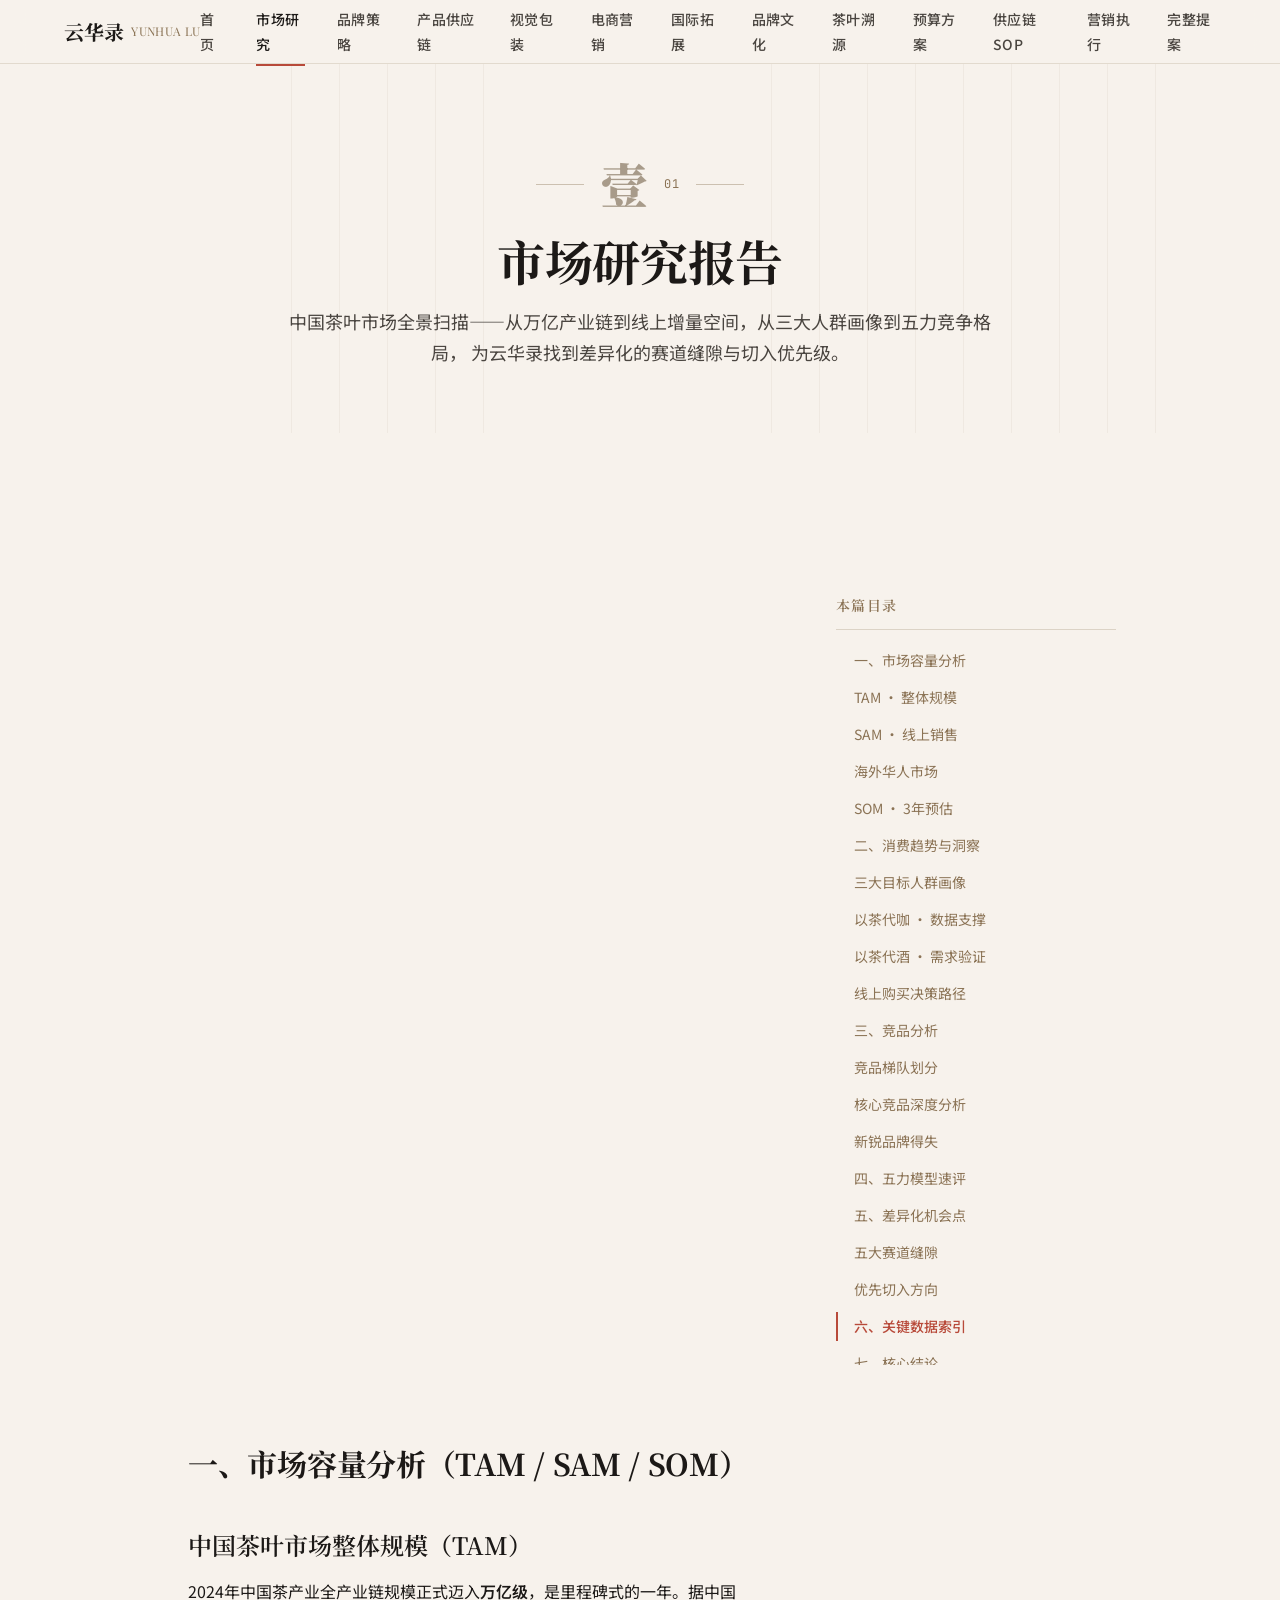
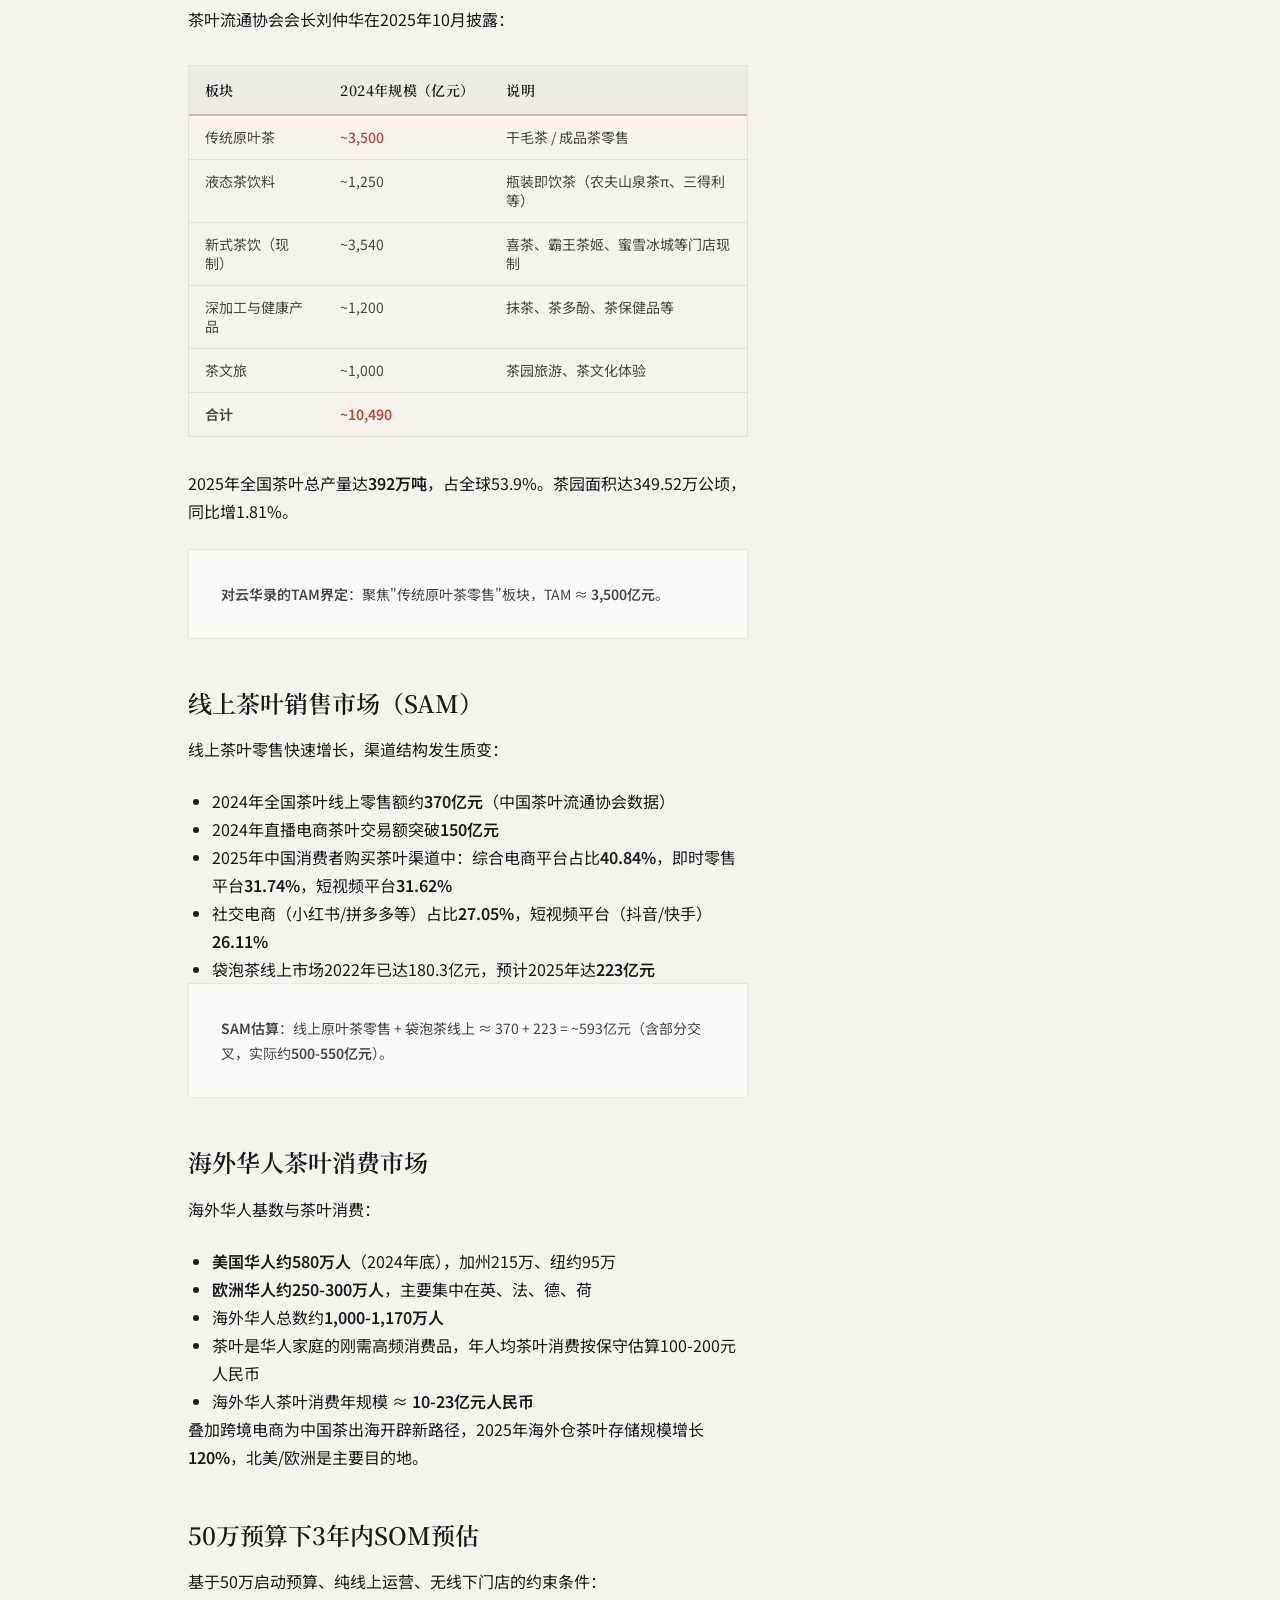
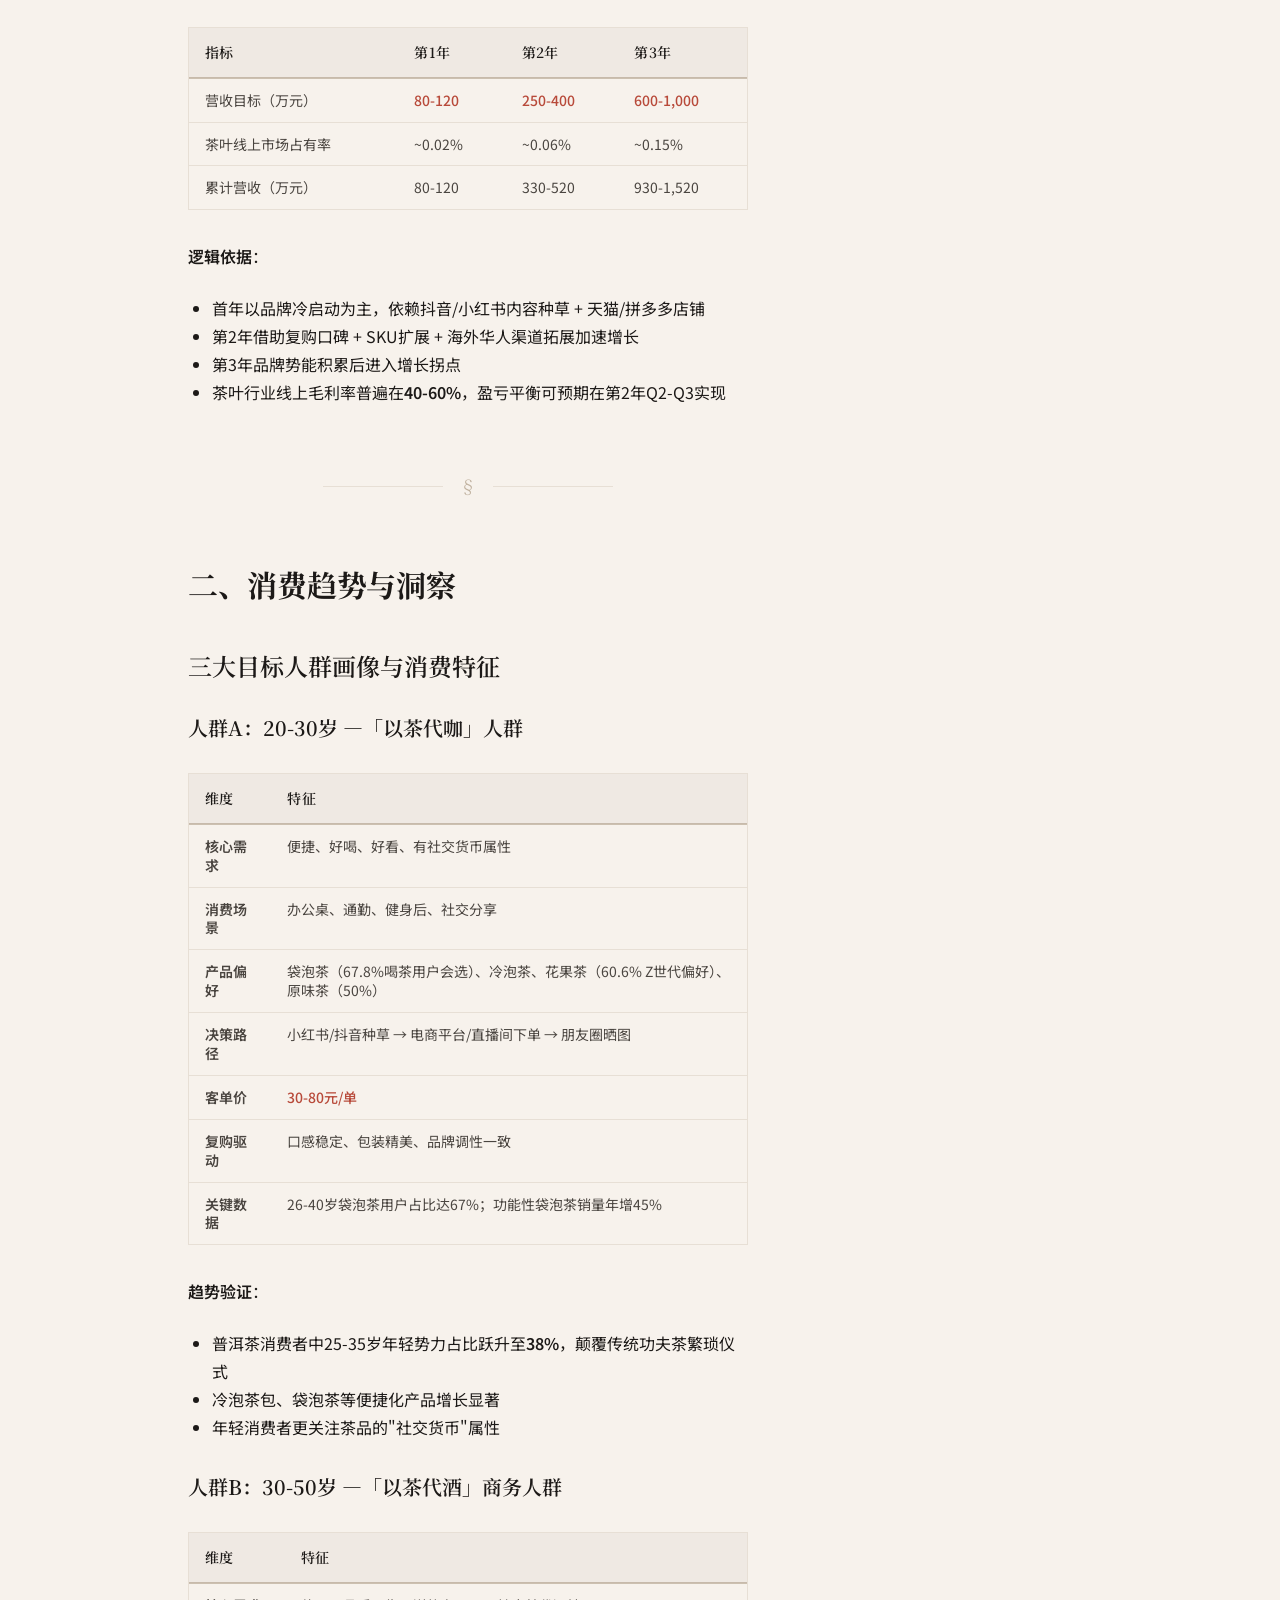
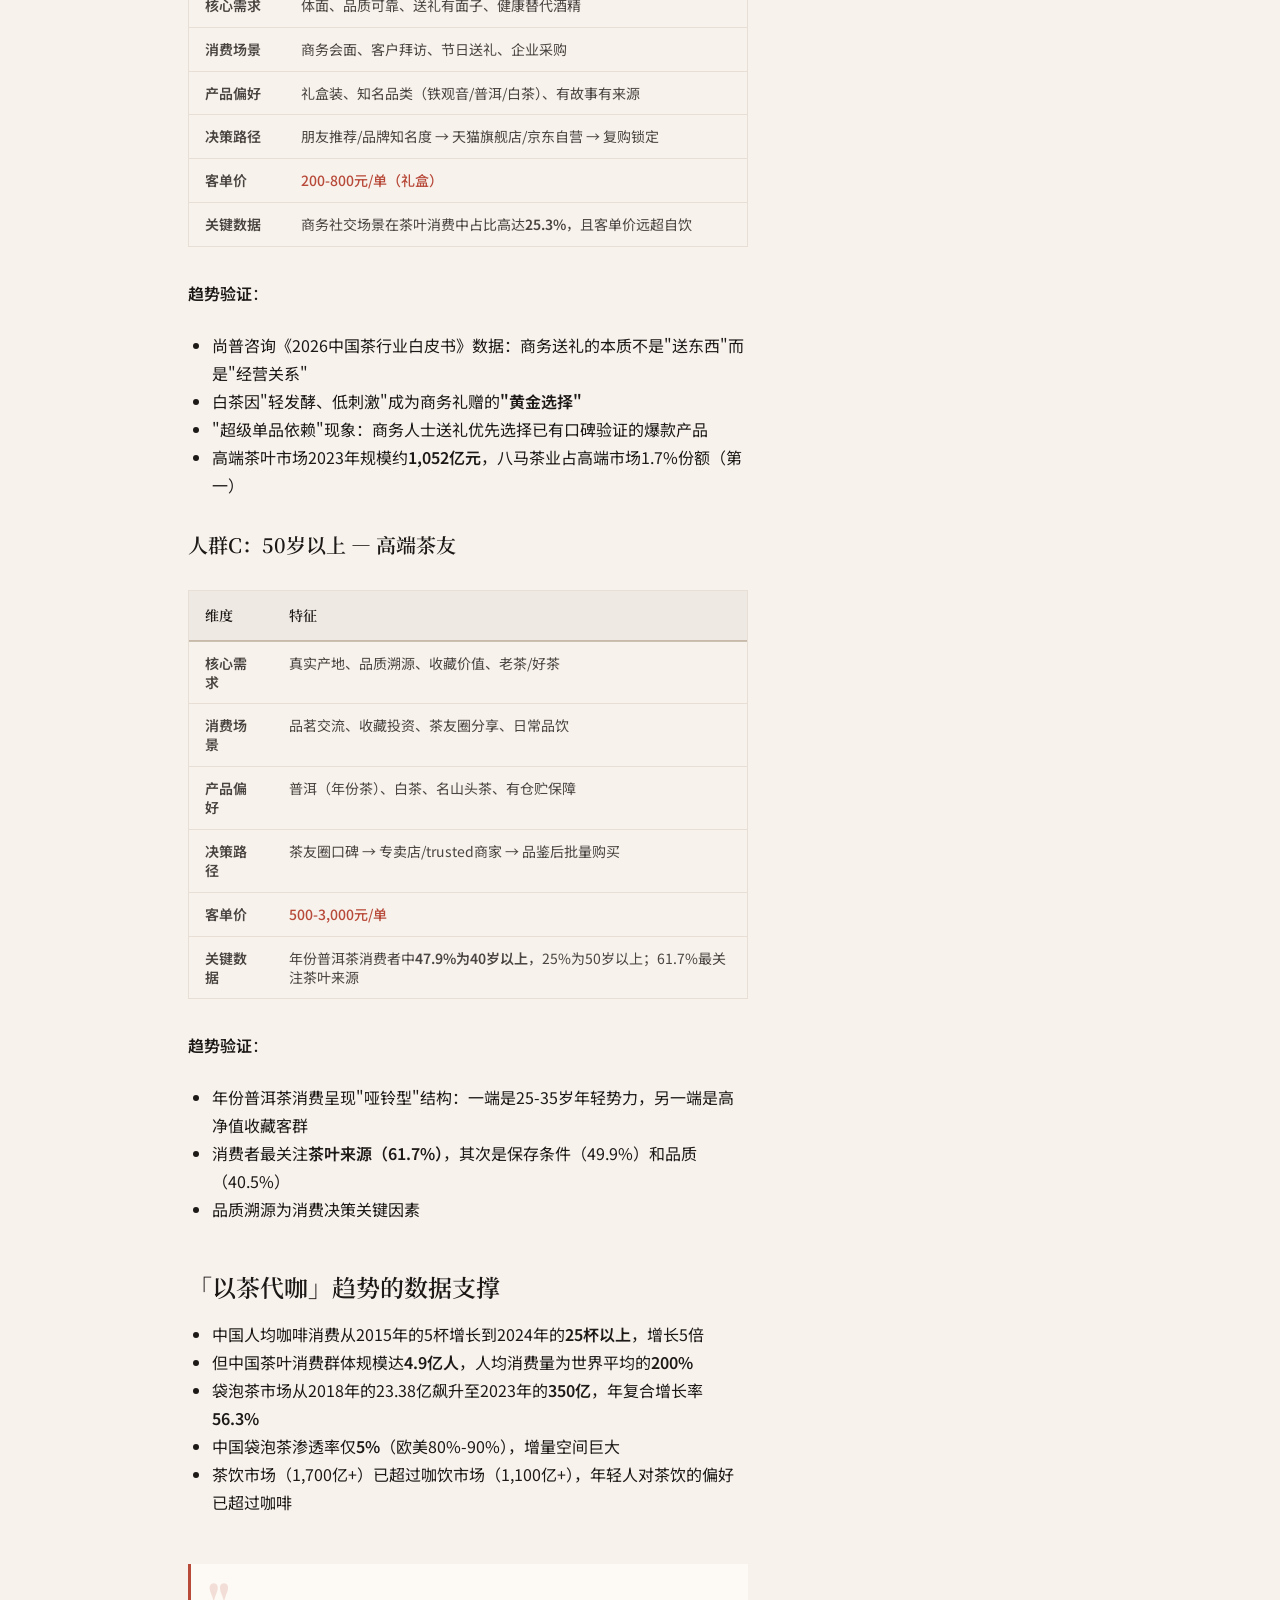
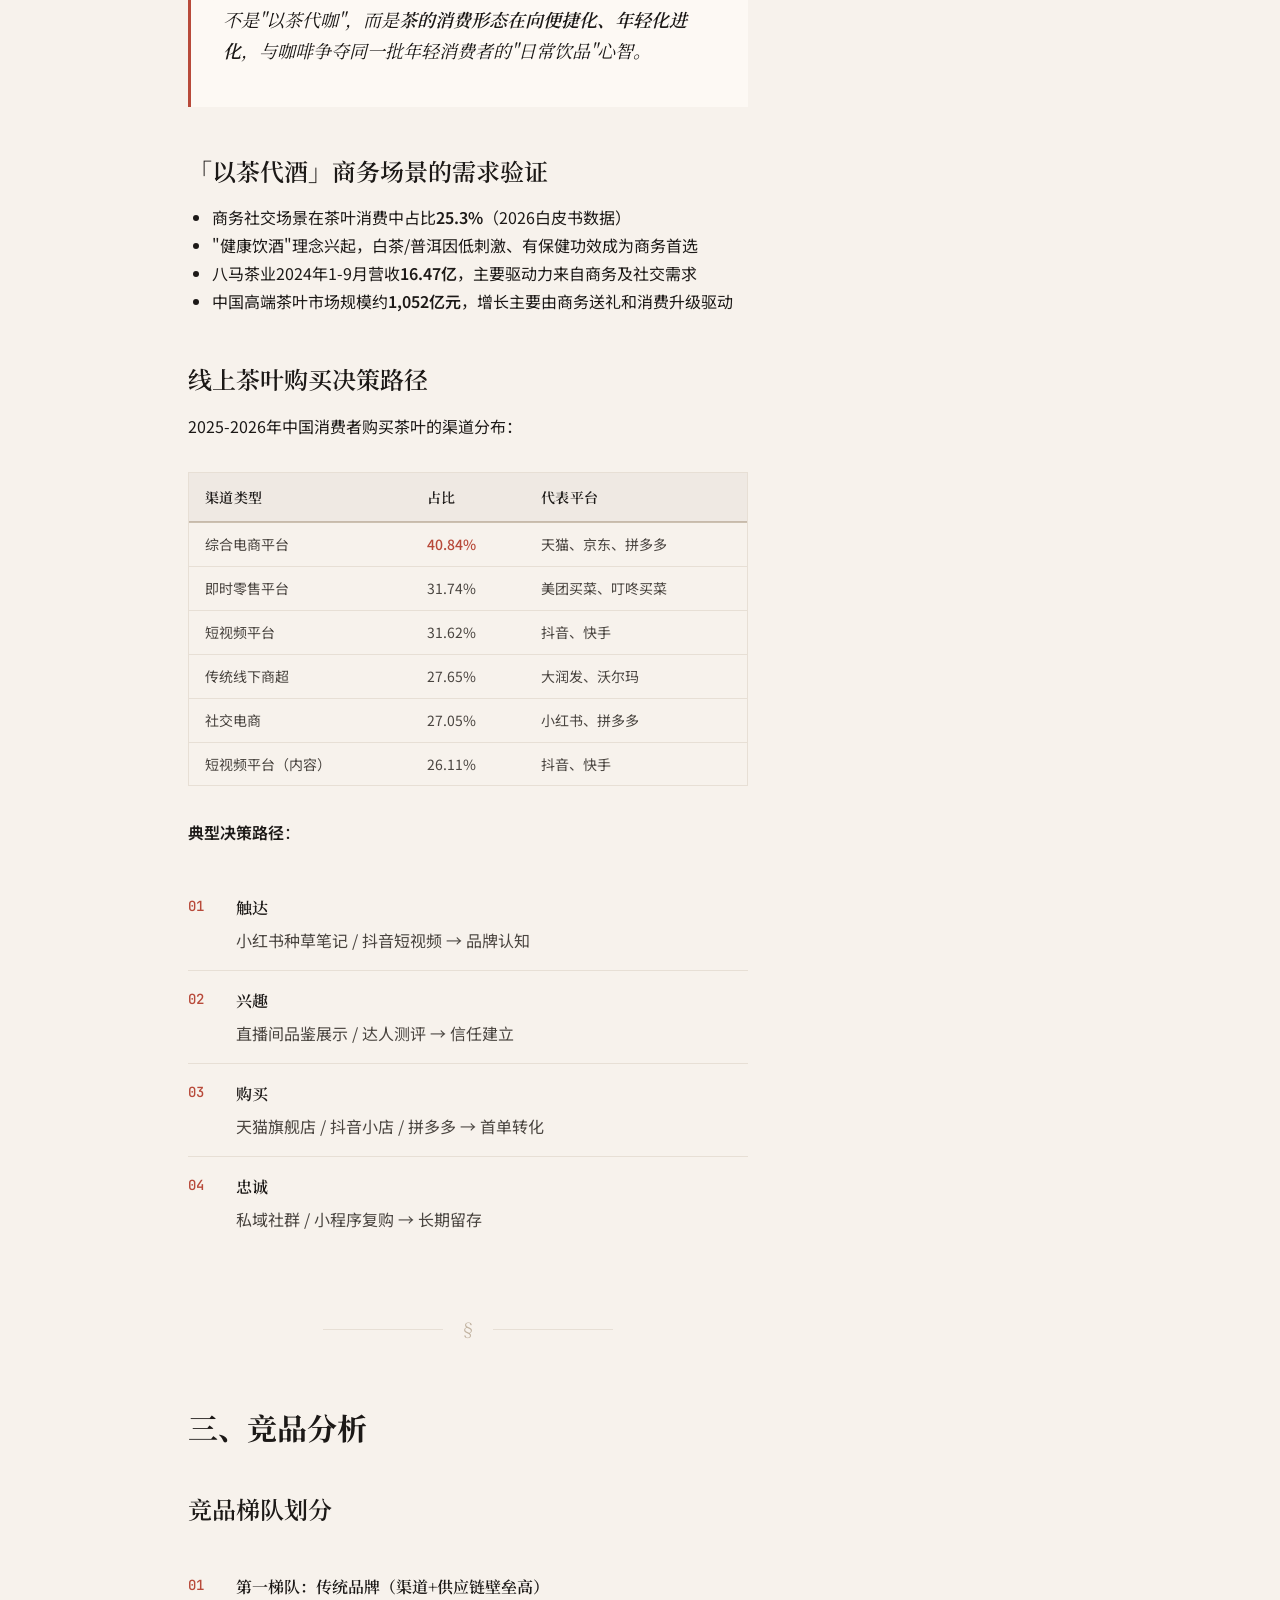
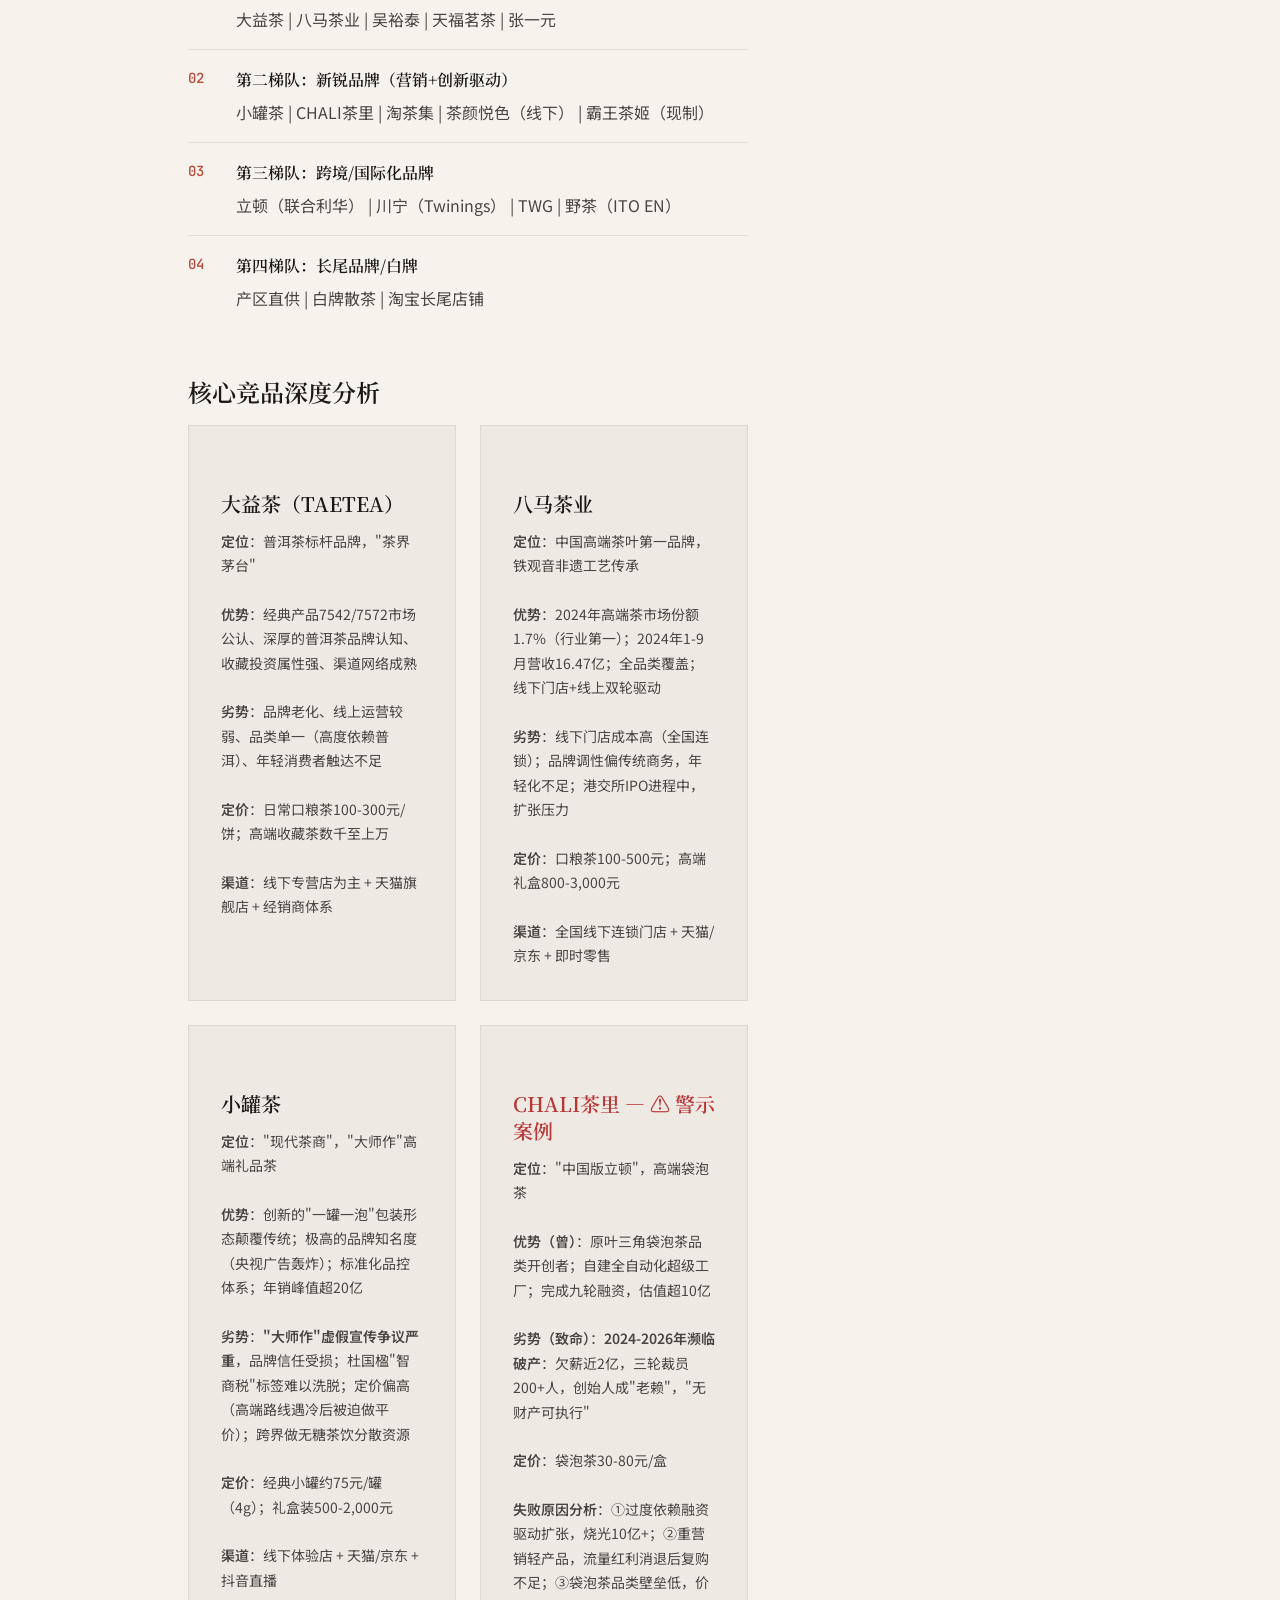
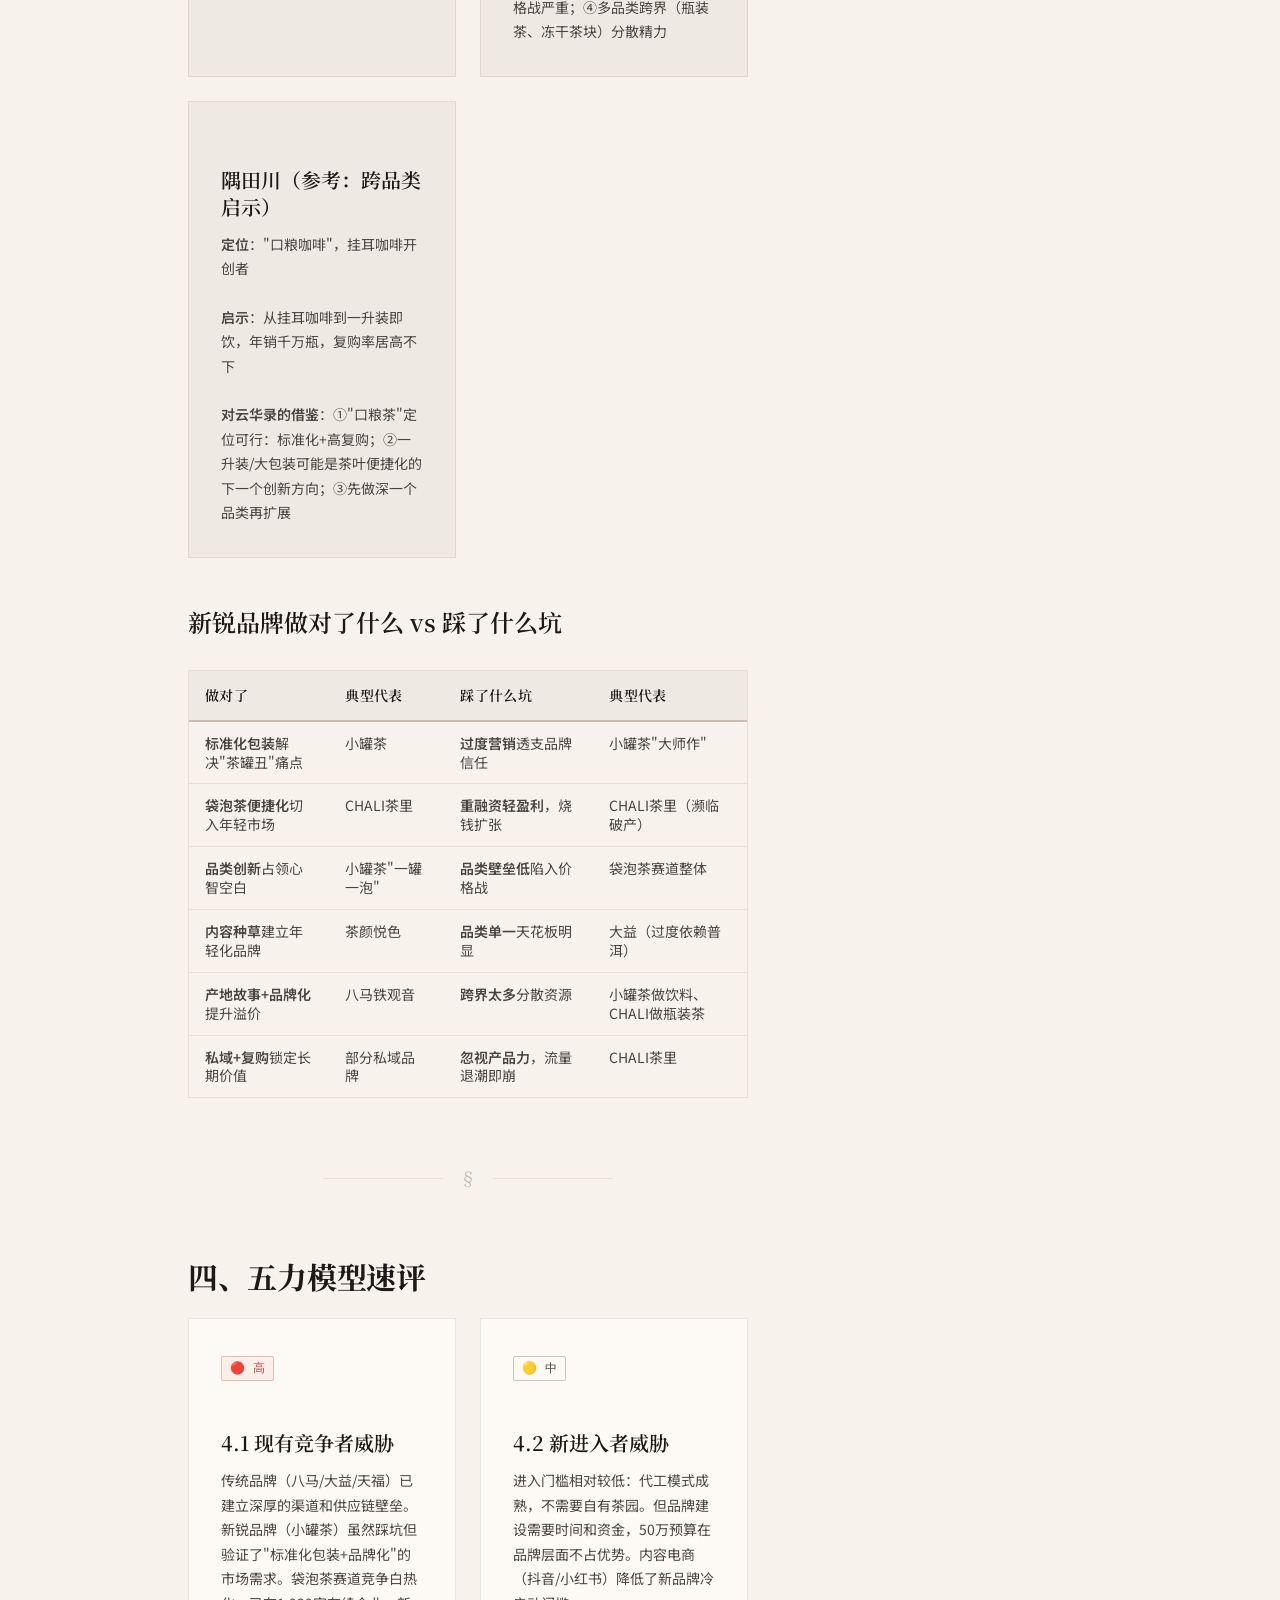
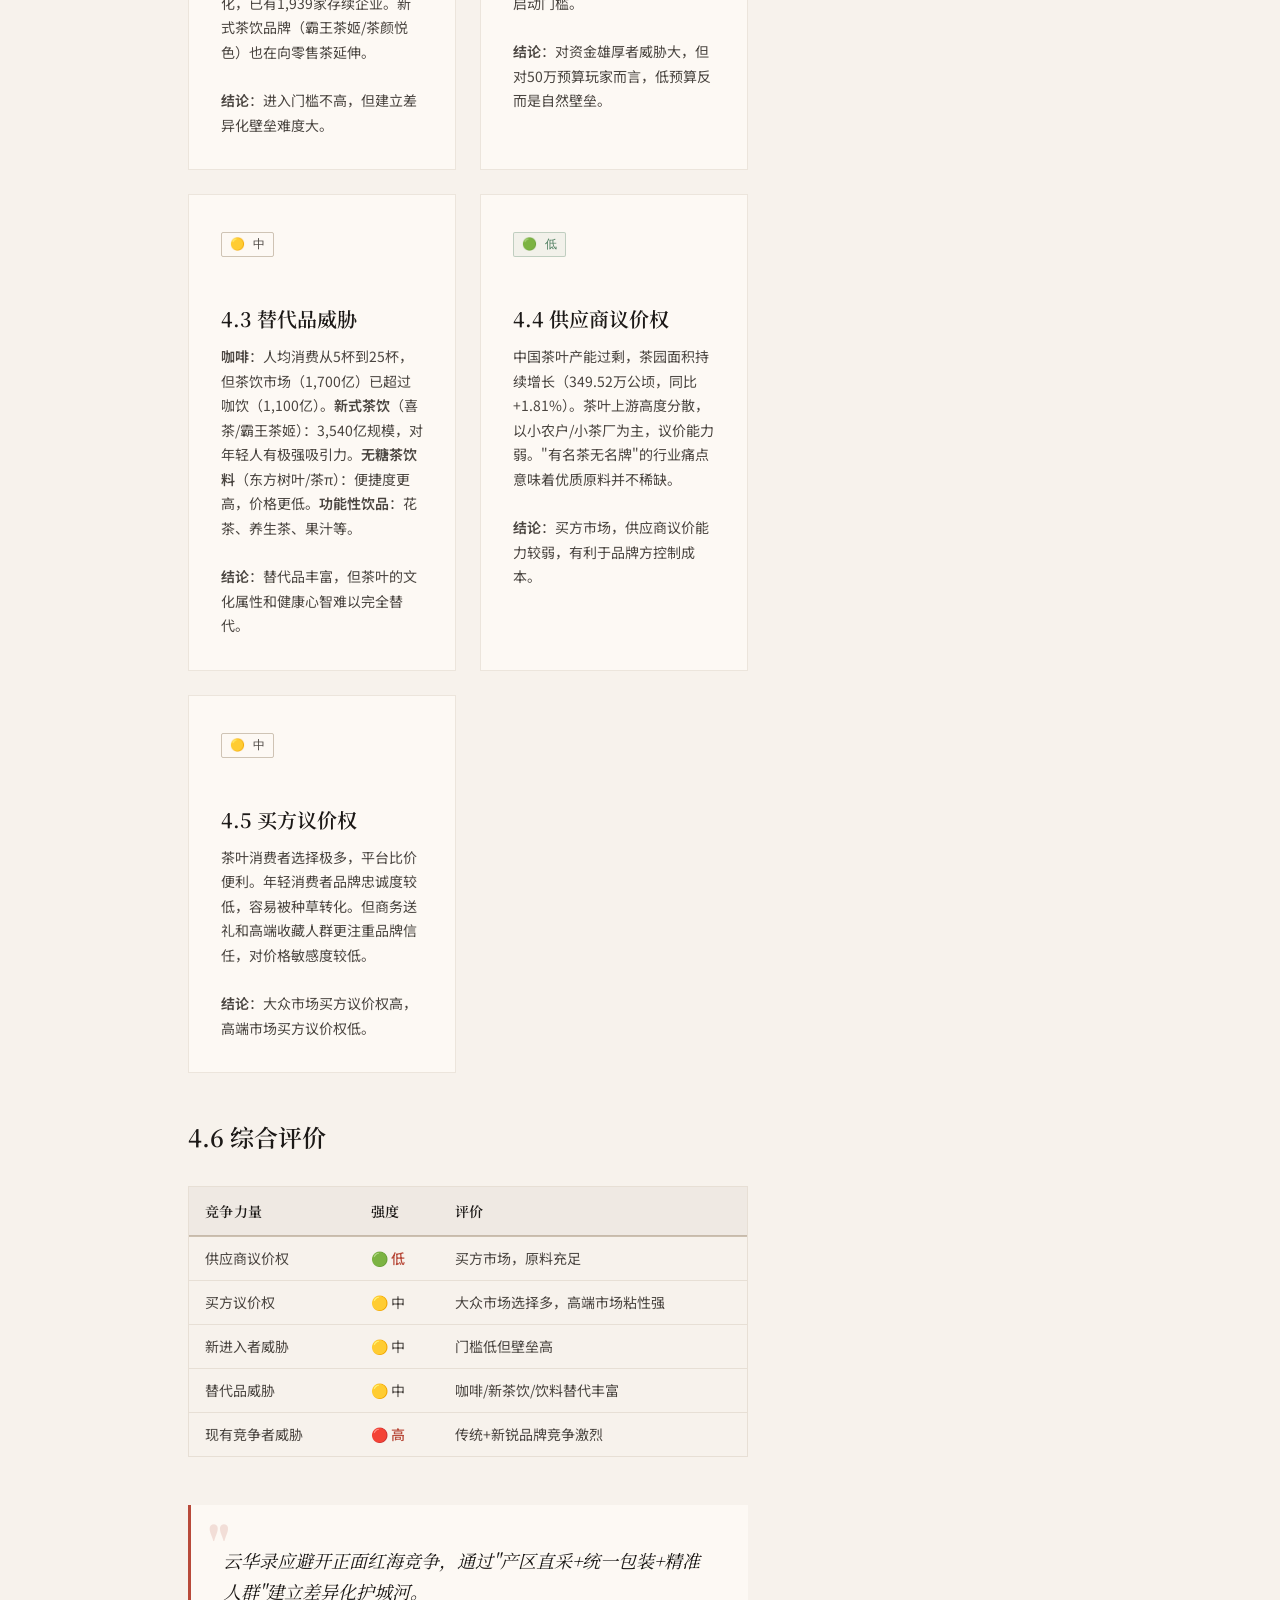
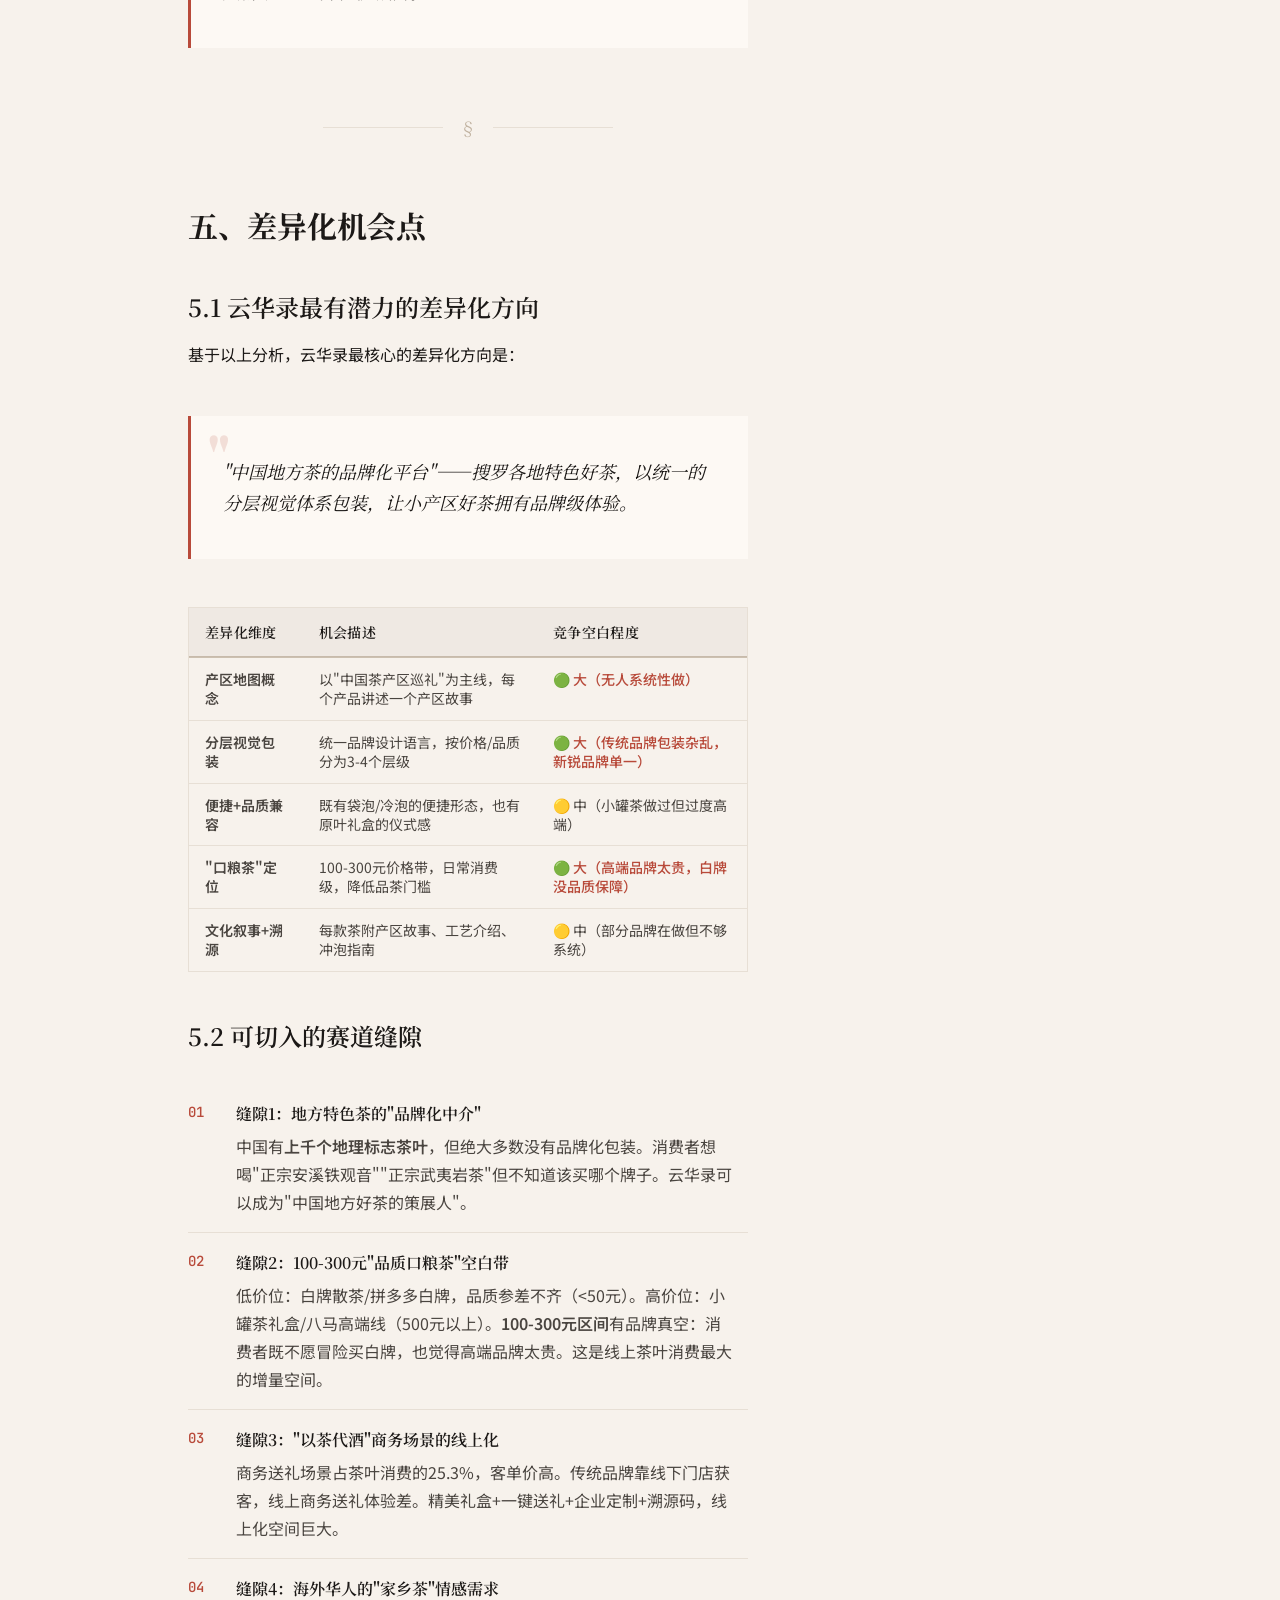
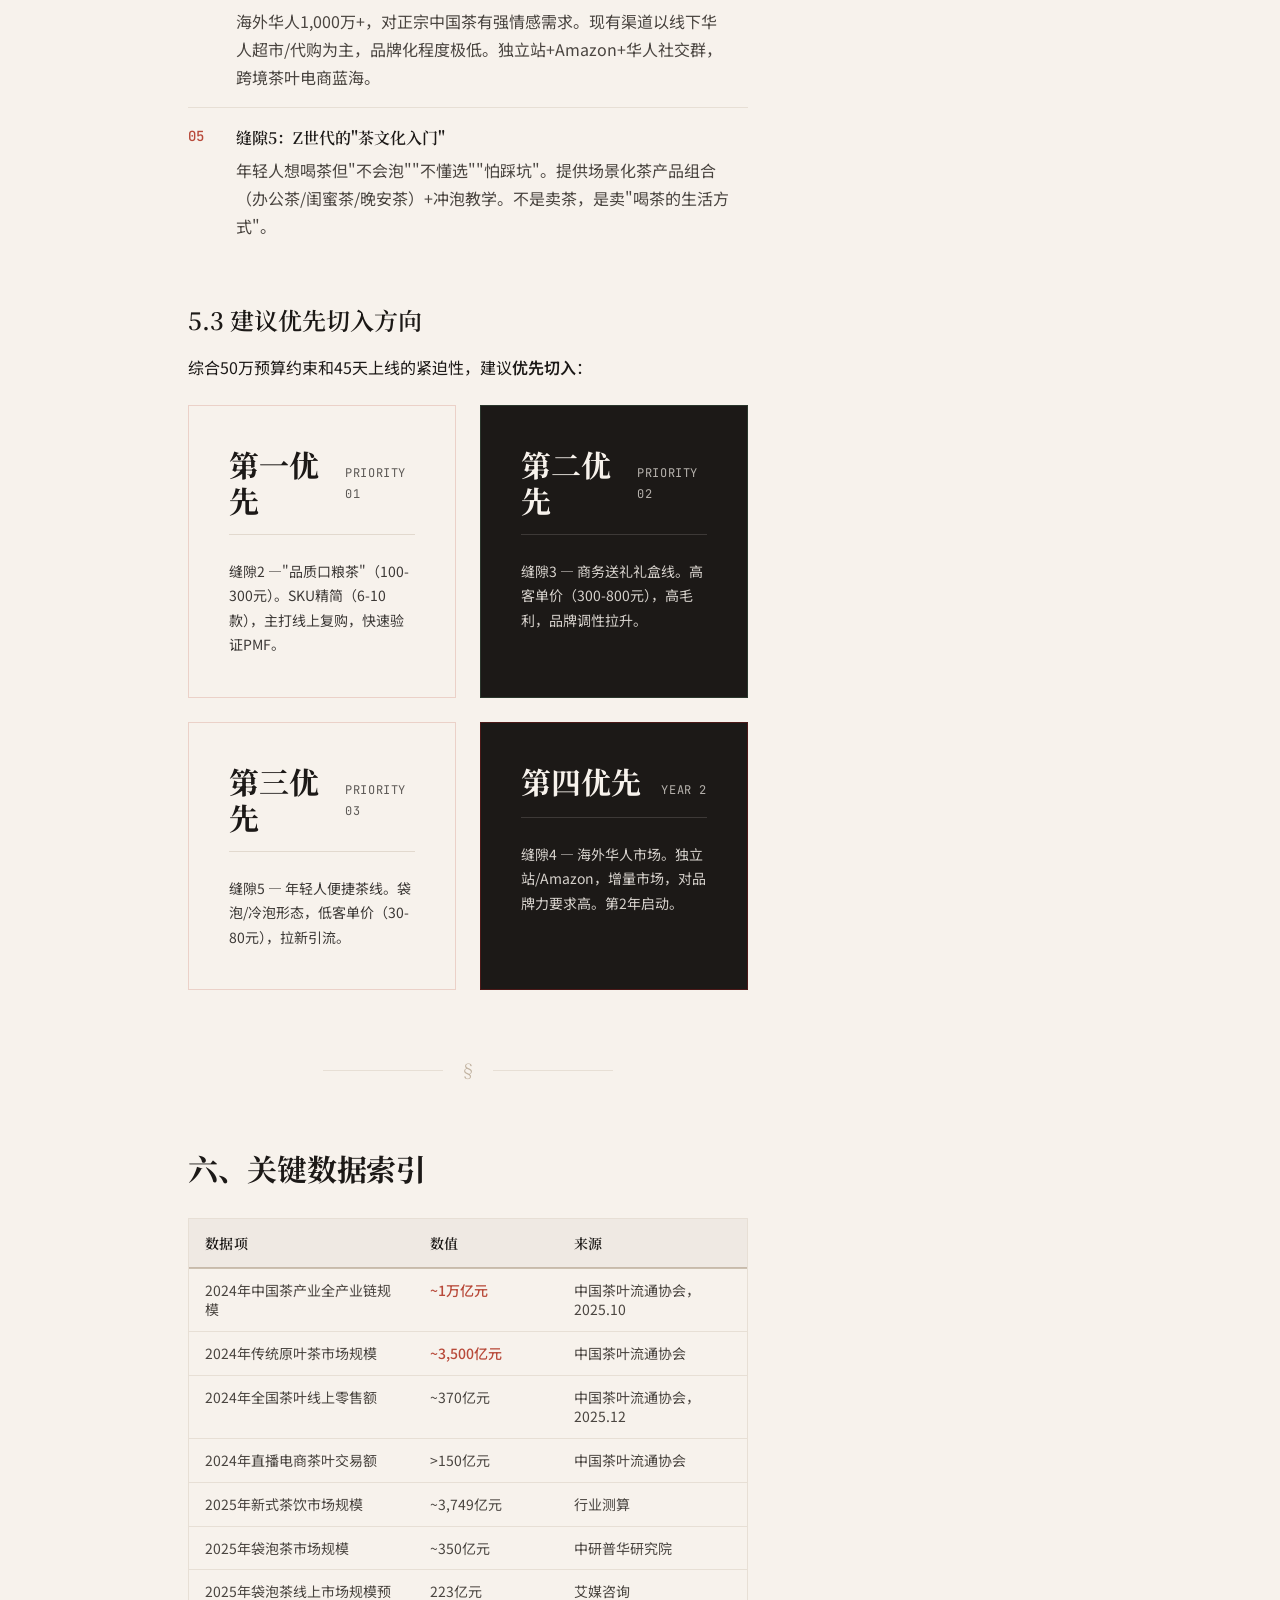
<file: pages/market-research.html>
<!DOCTYPE html>
<html lang="zh-CN">
<head>
  <meta charset="UTF-8">
  <meta name="viewport" content="width=device-width, initial-scale=1.0">
  <title>市场研究报告 · 云华录品牌全案</title>
  <meta name="description" content="云华录市场研究与竞争格局分析报告——TAM/SAM/SOM分析、消费趋势洞察、竞品图谱、五力模型与差异化机会点。">

  <link rel="stylesheet" href="../assets/css/tokens.css">
  <link rel="stylesheet" href="../assets/css/base.css">
  <link rel="stylesheet" href="../assets/css/layout.css">
  <link rel="stylesheet" href="../assets/css/components.css">
  <link rel="stylesheet" href="../assets/css/pages.css">
  <link rel="stylesheet" href="../assets/css/mobile-fix.css">

  <link rel="icon" href="data:image/svg+xml,<svg xmlns='http://www.w3.org/2000/svg' viewBox='0 0 36 36'><rect width='36' height='36' rx='2' fill='%23B84A3A'/><text x='18' y='26' font-size='20' font-family='serif' font-weight='bold' fill='%23F7F2EC' text-anchor='middle'>云</text></svg>">
</head>
<body>

  <div class="reading-progress" aria-hidden="true"></div>

  <!-- ==========================================================================
       全局导航
       ========================================================================== -->
  <header class="site-nav">
    <div class="site-nav-inner">
      <a href="../index.html" class="nav-logo">
        <span>云华录</span>
        <span class="nav-logo-en">YUNHUA LU</span>
      </a>

      <ul class="nav-list">
        <li><a href="../index.html" class="nav-link">首页</a></li>
        <li><a href="market-research.html" class="nav-link active">市场研究</a></li>
        <li><a href="brand-foundation.html" class="nav-link">品牌策略</a></li>
        <li><a href="product-supply.html" class="nav-link">产品供应链</a></li>
        <li><a href="visual-packaging.html" class="nav-link">视觉包装</a></li>
        <li><a href="ecommerce-marketing.html" class="nav-link">电商营销</a></li>
        <li><a href="international.html" class="nav-link">国际拓展</a></li>
        <li><a href="brand-culture.html" class="nav-link">品牌文化</a></li>
        <li><a href="tea-trace-report.html" class="nav-link">茶叶溯源</a></li>
<li><a href="budget-execution.html" class="nav-link">预算方案</a></li>
<li><a href="supply-chain-sop.html" class="nav-link">供应链SOP</a></li>
<li><a href="marketing-execution.html" class="nav-link">营销执行</a></li>
        <li><a href="full-proposal.html" class="nav-link">完整提案</a></li>
      </ul>

      <button class="nav-toggle" aria-label="打开菜单" aria-expanded="false">
        <span></span><span></span><span></span>
      </button>
    </div>
  </header>

  <div class="nav-drawer">
    <ul class="nav-drawer-list">
      <li><a href="../index.html" class="nav-drawer-link">首页</a></li>
      <li><a href="market-research.html" class="nav-drawer-link active">市场研究</a></li>
      <li><a href="brand-foundation.html" class="nav-drawer-link">品牌策略</a></li>
      <li><a href="product-supply.html" class="nav-drawer-link">产品供应链</a></li>
      <li><a href="visual-packaging.html" class="nav-drawer-link">视觉包装</a></li>
      <li><a href="ecommerce-marketing.html" class="nav-drawer-link">电商营销</a></li>
      <li><a href="international.html" class="nav-drawer-link">国际拓展</a></li>
      <li><a href="brand-culture.html" class="nav-drawer-link">品牌文化</a></li>
      <li><a href="tea-trace-report.html" class="nav-drawer-link">茶叶溯源</a></li>
<li><a href="budget-execution.html" class="nav-drawer-link">预算方案</a></li>
<li><a href="supply-chain-sop.html" class="nav-drawer-link">供应链SOP</a></li>
<li><a href="marketing-execution.html" class="nav-drawer-link">营销执行</a></li>
      <li><a href="full-proposal.html" class="nav-drawer-link">完整提案</a></li>
    </ul>
  </div>

  <!-- ==========================================================================
       页面主体
       ========================================================================== -->
    <main class="page-main">

    <!-- ===================== 篇章首屏 ===================== -->
    <header class="chapter-header">
      <div class="tea-grid-bg-fade" aria-hidden="true"></div>
      <div class="chapter-header-number">
        <span class="chapter-header-num-cn">壹</span>
        <span class="chapter-header-num-latin">01</span>
      </div>
      <h1 class="chapter-header-title">市场研究报告</h1>
      <p class="chapter-header-lead">
        中国茶叶市场全景扫描——从万亿产业链到线上增量空间，从三大人群画像到五力竞争格局， 为云华录找到差异化的赛道缝隙与切入优先级。
      </p>
    </header>

    <!-- ===================== 阅读布局 ===================== -->
    <div class="page-layout container-wide">
      <!-- 侧边目录 -->
      <aside class="toc-sidebar">
        <button class="toc-toggle" aria-expanded="false">
          本篇目录
          <span class="toc-toggle-icon">▾</span>
        </button>
        <div class="toc-content">
          <div class="toc-title">本篇目录</div>
          <ul class="toc-list">
            <li><a href="#sec-1" class="toc-link">一、市场容量分析</a></li>
            <li><a href="#sec-1-1" class="toc-link">TAM · 整体规模</a></li>
            <li><a href="#sec-1-2" class="toc-link">SAM · 线上销售</a></li>
            <li><a href="#sec-1-3" class="toc-link">海外华人市场</a></li>
            <li><a href="#sec-1-4" class="toc-link">SOM · 3年预估</a></li>
            <li><a href="#sec-2" class="toc-link">二、消费趋势与洞察</a></li>
            <li><a href="#sec-2-1" class="toc-link">三大目标人群画像</a></li>
            <li><a href="#sec-2-2" class="toc-link">以茶代咖 · 数据支撑</a></li>
            <li><a href="#sec-2-3" class="toc-link">以茶代酒 · 需求验证</a></li>
            <li><a href="#sec-2-4" class="toc-link">线上购买决策路径</a></li>
            <li><a href="#sec-3" class="toc-link">三、竞品分析</a></li>
            <li><a href="#sec-3-1" class="toc-link">竞品梯队划分</a></li>
            <li><a href="#sec-3-2" class="toc-link">核心竞品深度分析</a></li>
            <li><a href="#sec-3-3" class="toc-link">新锐品牌得失</a></li>
            <li><a href="#sec-4" class="toc-link">四、五力模型速评</a></li>
            <li><a href="#sec-5" class="toc-link">五、差异化机会点</a></li>
            <li><a href="#sec-5-1" class="toc-link">五大赛道缝隙</a></li>
            <li><a href="#sec-5-2" class="toc-link">优先切入方向</a></li>
            <li><a href="#sec-6" class="toc-link">六、关键数据索引</a></li>
            <li><a href="#sec-7" class="toc-link">七、核心结论</a></li>
          </ul>
        </div>
      </aside>

      <article class="page-content">

      <!-- 正文内容 -->
      <div class="article-prose">

          <!-- ========== 一、市场容量分析 ========== -->
          <section id="sec-1">
            <h2>一、市场容量分析（TAM / SAM / SOM）</h2>

            <h3 id="sec-1-1">中国茶叶市场整体规模（TAM）</h3>
            <p>2024年中国茶产业全产业链规模正式迈入<strong>万亿级</strong>，是里程碑式的一年。据中国茶叶流通协会会长刘仲华在2025年10月披露：</p>

            <div class="data-table-wrap reveal">
              <table class="data-table">
                <thead>
                  <tr><th>板块</th><th>2024年规模（亿元）</th><th>说明</th></tr>
                </thead>
                <tbody>
                  <tr><td>传统原叶茶</td><td class="col-highlight">~3,500</td><td>干毛茶 / 成品茶零售</td></tr>
                  <tr><td>液态茶饮料</td><td>~1,250</td><td>瓶装即饮茶（农夫山泉茶π、三得利等）</td></tr>
                  <tr><td>新式茶饮（现制）</td><td>~3,540</td><td>喜茶、霸王茶姬、蜜雪冰城等门店现制</td></tr>
                  <tr><td>深加工与健康产品</td><td>~1,200</td><td>抹茶、茶多酚、茶保健品等</td></tr>
                  <tr><td>茶文旅</td><td>~1,000</td><td>茶园旅游、茶文化体验</td></tr>
                  <tr><td><strong>合计</strong></td><td class="col-highlight"><strong>~10,490</strong></td><td></td></tr>
                </tbody>
              </table>
            </div>

            <p>2025年全国茶叶总产量达<strong>392万吨</strong>，占全球53.9%。茶园面积达349.52万公顷，同比增1.81%。</p>

            <div class="info-card reveal">
              <div class="info-card-body">
                <p><strong>对云华录的TAM界定</strong>：聚焦"传统原叶茶零售"板块，TAM ≈ <strong>3,500亿元</strong>。</p>
              </div>
            </div>

            <h3 id="sec-1-2">线上茶叶销售市场（SAM）</h3>
            <p>线上茶叶零售快速增长，渠道结构发生质变：</p>
            <ul>
              <li>2024年全国茶叶线上零售额约<strong>370亿元</strong>（中国茶叶流通协会数据）</li>
              <li>2024年直播电商茶叶交易额突破<strong>150亿元</strong></li>
              <li>2025年中国消费者购买茶叶渠道中：综合电商平台占比<strong>40.84%</strong>，即时零售平台<strong>31.74%</strong>，短视频平台<strong>31.62%</strong></li>
              <li>社交电商（小红书/拼多多等）占比<strong>27.05%</strong>，短视频平台（抖音/快手）<strong>26.11%</strong></li>
              <li>袋泡茶线上市场2022年已达180.3亿元，预计2025年达<strong>223亿元</strong></li>
            </ul>
            <div class="info-card reveal">
              <div class="info-card-body">
                <p><strong>SAM估算</strong>：线上原叶茶零售 + 袋泡茶线上 ≈ 370 + 223 = ~593亿元（含部分交叉，实际约<strong>500-550亿元</strong>）。</p>
              </div>
            </div>

            <h3 id="sec-1-3">海外华人茶叶消费市场</h3>
            <p>海外华人基数与茶叶消费：</p>
            <ul>
              <li><strong>美国华人约580万人</strong>（2024年底），加州215万、纽约95万</li>
              <li><strong>欧洲华人约250-300万人</strong>，主要集中在英、法、德、荷</li>
              <li>海外华人总数约<strong>1,000-1,170万人</strong></li>
              <li>茶叶是华人家庭的刚需高频消费品，年人均茶叶消费按保守估算100-200元人民币</li>
              <li>海外华人茶叶消费年规模 ≈ <strong>10-23亿元人民币</strong></li>
            </ul>
            <p>叠加跨境电商为中国茶出海开辟新路径，2025年海外仓茶叶存储规模增长<strong>120%</strong>，北美/欧洲是主要目的地。</p>

            <h3 id="sec-1-4">50万预算下3年内SOM预估</h3>
            <p>基于50万启动预算、纯线上运营、无线下门店的约束条件：</p>

            <div class="data-table-wrap reveal">
              <table class="data-table">
                <thead>
                  <tr><th>指标</th><th>第1年</th><th>第2年</th><th>第3年</th></tr>
                </thead>
                <tbody>
                  <tr><td>营收目标（万元）</td><td class="col-highlight">80-120</td><td class="col-highlight">250-400</td><td class="col-highlight">600-1,000</td></tr>
                  <tr><td>茶叶线上市场占有率</td><td>~0.02%</td><td>~0.06%</td><td>~0.15%</td></tr>
                  <tr><td>累计营收（万元）</td><td>80-120</td><td>330-520</td><td>930-1,520</td></tr>
                </tbody>
              </table>
            </div>

            <p><strong>逻辑依据</strong>：</p>
            <ul>
              <li>首年以品牌冷启动为主，依赖抖音/小红书内容种草 + 天猫/拼多多店铺</li>
              <li>第2年借助复购口碑 + SKU扩展 + 海外华人渠道拓展加速增长</li>
              <li>第3年品牌势能积累后进入增长拐点</li>
              <li>茶叶行业线上毛利率普遍在<strong>40-60%</strong>，盈亏平衡可预期在第2年Q2-Q3实现</li>
            </ul>
          </section>

          <div class="divider"><span class="divider-line"></span><span class="divider-mark">§</span><span class="divider-line"></span></div>

          <!-- ========== 二、消费趋势与洞察 ========== -->
          <section id="sec-2">
            <h2>二、消费趋势与洞察</h2>

            <h3 id="sec-2-1">三大目标人群画像与消费特征</h3>

            <!-- 人群A -->
            <h4>人群A：20-30岁 —「以茶代咖」人群</h4>
            <div class="data-table-wrap reveal">
              <table class="data-table">
                <thead>
                  <tr><th>维度</th><th>特征</th></tr>
                </thead>
                <tbody>
                  <tr><td><strong>核心需求</strong></td><td>便捷、好喝、好看、有社交货币属性</td></tr>
                  <tr><td><strong>消费场景</strong></td><td>办公桌、通勤、健身后、社交分享</td></tr>
                  <tr><td><strong>产品偏好</strong></td><td>袋泡茶（67.8%喝茶用户会选）、冷泡茶、花果茶（60.6% Z世代偏好）、原味茶（50%）</td></tr>
                  <tr><td><strong>决策路径</strong></td><td>小红书/抖音种草 → 电商平台/直播间下单 → 朋友圈晒图</td></tr>
                  <tr><td><strong>客单价</strong></td><td class="col-highlight">30-80元/单</td></tr>
                  <tr><td><strong>复购驱动</strong></td><td>口感稳定、包装精美、品牌调性一致</td></tr>
                  <tr><td><strong>关键数据</strong></td><td>26-40岁袋泡茶用户占比达67%；功能性袋泡茶销量年增45%</td></tr>
                </tbody>
              </table>
            </div>
            <p><strong>趋势验证</strong>：</p>
            <ul>
              <li>普洱茶消费者中25-35岁年轻势力占比跃升至<strong>38%</strong>，颠覆传统功夫茶繁琐仪式</li>
              <li>冷泡茶包、袋泡茶等便捷化产品增长显著</li>
              <li>年轻消费者更关注茶品的"社交货币"属性</li>
            </ul>

            <!-- 人群B -->
            <h4>人群B：30-50岁 —「以茶代酒」商务人群</h4>
            <div class="data-table-wrap reveal">
              <table class="data-table">
                <thead>
                  <tr><th>维度</th><th>特征</th></tr>
                </thead>
                <tbody>
                  <tr><td><strong>核心需求</strong></td><td>体面、品质可靠、送礼有面子、健康替代酒精</td></tr>
                  <tr><td><strong>消费场景</strong></td><td>商务会面、客户拜访、节日送礼、企业采购</td></tr>
                  <tr><td><strong>产品偏好</strong></td><td>礼盒装、知名品类（铁观音/普洱/白茶）、有故事有来源</td></tr>
                  <tr><td><strong>决策路径</strong></td><td>朋友推荐/品牌知名度 → 天猫旗舰店/京东自营 → 复购锁定</td></tr>
                  <tr><td><strong>客单价</strong></td><td class="col-highlight">200-800元/单（礼盒）</td></tr>
                  <tr><td><strong>关键数据</strong></td><td>商务社交场景在茶叶消费中占比高达<strong>25.3%</strong>，且客单价远超自饮</td></tr>
                </tbody>
              </table>
            </div>
            <p><strong>趋势验证</strong>：</p>
            <ul>
              <li>尚普咨询《2026中国茶行业白皮书》数据：商务送礼的本质不是"送东西"而是"经营关系"</li>
              <li>白茶因"轻发酵、低刺激"成为商务礼赠的<strong>"黄金选择"</strong></li>
              <li>"超级单品依赖"现象：商务人士送礼优先选择已有口碑验证的爆款产品</li>
              <li>高端茶叶市场2023年规模约<strong>1,052亿元</strong>，八马茶业占高端市场1.7%份额（第一）</li>
            </ul>

            <!-- 人群C -->
            <h4>人群C：50岁以上 — 高端茶友</h4>
            <div class="data-table-wrap reveal">
              <table class="data-table">
                <thead>
                  <tr><th>维度</th><th>特征</th></tr>
                </thead>
                <tbody>
                  <tr><td><strong>核心需求</strong></td><td>真实产地、品质溯源、收藏价值、老茶/好茶</td></tr>
                  <tr><td><strong>消费场景</strong></td><td>品茗交流、收藏投资、茶友圈分享、日常品饮</td></tr>
                  <tr><td><strong>产品偏好</strong></td><td>普洱（年份茶）、白茶、名山头茶、有仓贮保障</td></tr>
                  <tr><td><strong>决策路径</strong></td><td>茶友圈口碑 → 专卖店/trusted商家 → 品鉴后批量购买</td></tr>
                  <tr><td><strong>客单价</strong></td><td class="col-highlight">500-3,000元/单</td></tr>
                  <tr><td><strong>关键数据</strong></td><td>年份普洱茶消费者中<strong>47.9%为40岁以上</strong>，25%为50岁以上；61.7%最关注茶叶来源</td></tr>
                </tbody>
              </table>
            </div>
            <p><strong>趋势验证</strong>：</p>
            <ul>
              <li>年份普洱茶消费呈现"哑铃型"结构：一端是25-35岁年轻势力，另一端是高净值收藏客群</li>
              <li>消费者最关注<strong>茶叶来源（61.7%）</strong>，其次是保存条件（49.9%）和品质（40.5%）</li>
              <li>品质溯源为消费决策关键因素</li>
            </ul>

            <h3 id="sec-2-2">「以茶代咖」趋势的数据支撑</h3>
            <ul>
              <li>中国人均咖啡消费从2015年的5杯增长到2024年的<strong>25杯以上</strong>，增长5倍</li>
              <li>但中国茶叶消费群体规模达<strong>4.9亿人</strong>，人均消费量为世界平均的<strong>200%</strong></li>
              <li>袋泡茶市场从2018年的23.38亿飙升至2023年的<strong>350亿</strong>，年复合增长率<strong>56.3%</strong></li>
              <li>中国袋泡茶渗透率仅<strong>5%</strong>（欧美80%-90%），增量空间巨大</li>
              <li>茶饮市场（1,700亿+）已超过咖饮市场（1,100亿+），年轻人对茶饮的偏好已超过咖啡</li>
            </ul>

            <div class="quote-block reveal">
              <p class="quote-text">不是"以茶代咖"，而是<strong>茶的消费形态在向便捷化、年轻化进化</strong>，与咖啡争夺同一批年轻消费者的"日常饮品"心智。</p>
            </div>

            <h3 id="sec-2-3">「以茶代酒」商务场景的需求验证</h3>
            <ul>
              <li>商务社交场景在茶叶消费中占比<strong>25.3%</strong>（2026白皮书数据）</li>
              <li>"健康饮酒"理念兴起，白茶/普洱因低刺激、有保健功效成为商务首选</li>
              <li>八马茶业2024年1-9月营收<strong>16.47亿</strong>，主要驱动力来自商务及社交需求</li>
              <li>中国高端茶叶市场规模约<strong>1,052亿元</strong>，增长主要由商务送礼和消费升级驱动</li>
            </ul>

            <h3 id="sec-2-4">线上茶叶购买决策路径</h3>
            <p>2025-2026年中国消费者购买茶叶的渠道分布：</p>

            <div class="data-table-wrap reveal">
              <table class="data-table">
                <thead>
                  <tr><th>渠道类型</th><th>占比</th><th>代表平台</th></tr>
                </thead>
                <tbody>
                  <tr><td>综合电商平台</td><td class="col-highlight">40.84%</td><td>天猫、京东、拼多多</td></tr>
                  <tr><td>即时零售平台</td><td>31.74%</td><td>美团买菜、叮咚买菜</td></tr>
                  <tr><td>短视频平台</td><td>31.62%</td><td>抖音、快手</td></tr>
                  <tr><td>传统线下商超</td><td>27.65%</td><td>大润发、沃尔玛</td></tr>
                  <tr><td>社交电商</td><td>27.05%</td><td>小红书、拼多多</td></tr>
                  <tr><td>短视频平台（内容）</td><td>26.11%</td><td>抖音、快手</td></tr>
                </tbody>
              </table>
            </div>

            <p><strong>典型决策路径</strong>：</p>
            <ol class="doc-list reveal">
              <li><span class="doc-list-title">触达</span>小红书种草笔记 / 抖音短视频 → 品牌认知</li>
              <li><span class="doc-list-title">兴趣</span>直播间品鉴展示 / 达人测评 → 信任建立</li>
              <li><span class="doc-list-title">购买</span>天猫旗舰店 / 抖音小店 / 拼多多 → 首单转化</li>
              <li><span class="doc-list-title">忠诚</span>私域社群 / 小程序复购 → 长期留存</li>
            </ol>
          </section>

          <div class="divider"><span class="divider-line"></span><span class="divider-mark">§</span><span class="divider-line"></span></div>

          <!-- ========== 三、竞品分析 ========== -->
          <section id="sec-3">
            <h2>三、竞品分析</h2>

            <h3 id="sec-3-1">竞品梯队划分</h3>
            <ol class="doc-list reveal">
              <li><span class="doc-list-title">第一梯队：传统品牌（渠道+供应链壁垒高）</span>大益茶 | 八马茶业 | 吴裕泰 | 天福茗茶 | 张一元</li>
              <li><span class="doc-list-title">第二梯队：新锐品牌（营销+创新驱动）</span>小罐茶 | CHALI茶里 | 淘茶集 | 茶颜悦色（线下） | 霸王茶姬（现制）</li>
              <li><span class="doc-list-title">第三梯队：跨境/国际化品牌</span>立顿（联合利华） | 川宁（Twinings） | TWG | 野茶（ITO EN）</li>
              <li><span class="doc-list-title">第四梯队：长尾品牌/白牌</span>产区直供 | 白牌散茶 | 淘宝长尾店铺</li>
            </ol>

            <h3 id="sec-3-2">核心竞品深度分析</h3>

            <div class="card-grid card-grid-2 reveal">
              <div class="info-card info-card-alt">
                <h4 class="info-card-title">大益茶（TAETEA）</h4>
                <div class="info-card-body">
                  <p><strong>定位</strong>：普洱茶标杆品牌，"茶界茅台"</p>
                  <p><strong>优势</strong>：经典产品7542/7572市场公认、深厚的普洱茶品牌认知、收藏投资属性强、渠道网络成熟</p>
                  <p><strong>劣势</strong>：品牌老化、线上运营较弱、品类单一（高度依赖普洱）、年轻消费者触达不足</p>
                  <p><strong>定价</strong>：日常口粮茶100-300元/饼；高端收藏茶数千至上万</p>
                  <p><strong>渠道</strong>：线下专营店为主 + 天猫旗舰店 + 经销商体系</p>
                </div>
              </div>
              <div class="info-card info-card-alt">
                <h4 class="info-card-title">八马茶业</h4>
                <div class="info-card-body">
                  <p><strong>定位</strong>：中国高端茶叶第一品牌，铁观音非遗工艺传承</p>
                  <p><strong>优势</strong>：2024年高端茶市场份额1.7%（行业第一）；2024年1-9月营收16.47亿；全品类覆盖；线下门店+线上双轮驱动</p>
                  <p><strong>劣势</strong>：线下门店成本高（全国连锁）；品牌调性偏传统商务，年轻化不足；港交所IPO进程中，扩张压力</p>
                  <p><strong>定价</strong>：口粮茶100-500元；高端礼盒800-3,000元</p>
                  <p><strong>渠道</strong>：全国线下连锁门店 + 天猫/京东 + 即时零售</p>
                </div>
              </div>
              <div class="info-card info-card-alt">
                <h4 class="info-card-title">小罐茶</h4>
                <div class="info-card-body">
                  <p><strong>定位</strong>："现代茶商"，"大师作"高端礼品茶</p>
                  <p><strong>优势</strong>：创新的"一罐一泡"包装形态颠覆传统；极高的品牌知名度（央视广告轰炸）；标准化品控体系；年销峰值超20亿</p>
                  <p><strong>劣势</strong>：<strong>"大师作"虚假宣传争议严重</strong>，品牌信任受损；杜国楹"智商税"标签难以洗脱；定价偏高（高端路线遇冷后被迫做平价）；跨界做无糖茶饮分散资源</p>
                  <p><strong>定价</strong>：经典小罐约75元/罐（4g）；礼盒装500-2,000元</p>
                  <p><strong>渠道</strong>：线下体验店 + 天猫/京东 + 抖音直播</p>
                </div>
              </div>
              <div class="info-card info-card-alt">
                <h4 class="info-card-title" style="color: var(--color-warning-text);">CHALI茶里 — ⚠️ 警示案例</h4>
                <div class="info-card-body">
                  <p><strong>定位</strong>："中国版立顿"，高端袋泡茶</p>
                  <p><strong>优势（曾）</strong>：原叶三角袋泡茶品类开创者；自建全自动化超级工厂；完成九轮融资，估值超10亿</p>
                  <p><strong>劣势（致命）</strong>：<strong>2024-2026年濒临破产</strong>：欠薪近2亿，三轮裁员200+人，创始人成"老赖"，"无财产可执行"</p>
                  <p><strong>定价</strong>：袋泡茶30-80元/盒</p>
                  <p><strong>失败原因分析</strong>：①过度依赖融资驱动扩张，烧光10亿+；②重营销轻产品，流量红利消退后复购不足；③袋泡茶品类壁垒低，价格战严重；④多品类跨界（瓶装茶、冻干茶块）分散精力</p>
                </div>
              </div>
              <div class="info-card info-card-alt">
                <h4 class="info-card-title">隅田川（参考：跨品类启示）</h4>
                <div class="info-card-body">
                  <p><strong>定位</strong>："口粮咖啡"，挂耳咖啡开创者</p>
                  <p><strong>启示</strong>：从挂耳咖啡到一升装即饮，年销千万瓶，复购率居高不下</p>
                  <p><strong>对云华录的借鉴</strong>：①"口粮茶"定位可行：标准化+高复购；②一升装/大包装可能是茶叶便捷化的下一个创新方向；③先做深一个品类再扩展</p>
                </div>
              </div>
            </div>

            <h3 id="sec-3-3">新锐品牌做对了什么 vs 踩了什么坑</h3>
            <div class="data-table-wrap reveal">
              <table class="data-table">
                <thead>
                  <tr><th>做对了</th><th>典型代表</th><th>踩了什么坑</th><th>典型代表</th></tr>
                </thead>
                <tbody>
                  <tr><td><strong>标准化包装</strong>解决"茶罐丑"痛点</td><td>小罐茶</td><td><strong>过度营销</strong>透支品牌信任</td><td>小罐茶"大师作"</td></tr>
                  <tr><td><strong>袋泡茶便捷化</strong>切入年轻市场</td><td>CHALI茶里</td><td><strong>重融资轻盈利</strong>，烧钱扩张</td><td>CHALI茶里（濒临破产）</td></tr>
                  <tr><td><strong>品类创新</strong>占领心智空白</td><td>小罐茶"一罐一泡"</td><td><strong>品类壁垒低</strong>陷入价格战</td><td>袋泡茶赛道整体</td></tr>
                  <tr><td><strong>内容种草</strong>建立年轻化品牌</td><td>茶颜悦色</td><td><strong>品类单一</strong>天花板明显</td><td>大益（过度依赖普洱）</td></tr>
                  <tr><td><strong>产地故事+品牌化</strong>提升溢价</td><td>八马铁观音</td><td><strong>跨界太多</strong>分散资源</td><td>小罐茶做饮料、CHALI做瓶装茶</td></tr>
                  <tr><td><strong>私域+复购</strong>锁定长期价值</td><td>部分私域品牌</td><td><strong>忽视产品力</strong>，流量退潮即崩</td><td>CHALI茶里</td></tr>
                </tbody>
              </table>
            </div>
          </section>

          <div class="divider"><span class="divider-line"></span><span class="divider-mark">§</span><span class="divider-line"></span></div>

          <!-- ========== 四、五力模型速评 ========== -->
          <section id="sec-4">
            <h2>四、五力模型速评</h2>

            <div class="card-grid card-grid-2 reveal">
              <div class="info-card">
                <span class="tag tag-vermilion mb-4">🔴 高</span>
                <h4 class="info-card-title">4.1 现有竞争者威胁</h4>
                <div class="info-card-body">
                  <p>传统品牌（八马/大益/天福）已建立深厚的渠道和供应链壁垒。新锐品牌（小罐茶）虽然踩坑但验证了"标准化包装+品牌化"的市场需求。袋泡茶赛道竞争白热化，已有1,939家存续企业。新式茶饮品牌（霸王茶姬/茶颜悦色）也在向零售茶延伸。</p>
                  <p><strong>结论</strong>：进入门槛不高，但建立差异化壁垒难度大。</p>
                </div>
              </div>
              <div class="info-card">
                <span class="tag tag-outline mb-4">🟡 中</span>
                <h4 class="info-card-title">4.2 新进入者威胁</h4>
                <div class="info-card-body">
                  <p>进入门槛相对较低：代工模式成熟，不需要自有茶园。但品牌建设需要时间和资金，50万预算在品牌层面不占优势。内容电商（抖音/小红书）降低了新品牌冷启动门槛。</p>
                  <p><strong>结论</strong>：对资金雄厚者威胁大，但对50万预算玩家而言，低预算反而是自然壁垒。</p>
                </div>
              </div>
              <div class="info-card">
                <span class="tag tag-outline mb-4">🟡 中</span>
                <h4 class="info-card-title">4.3 替代品威胁</h4>
                <div class="info-card-body">
                  <p><strong>咖啡</strong>：人均消费从5杯到25杯，但茶饮市场（1,700亿）已超过咖饮（1,100亿）。<strong>新式茶饮</strong>（喜茶/霸王茶姬）：3,540亿规模，对年轻人有极强吸引力。<strong>无糖茶饮料</strong>（东方树叶/茶π）：便捷度更高，价格更低。<strong>功能性饮品</strong>：花茶、养生茶、果汁等。</p>
                  <p><strong>结论</strong>：替代品丰富，但茶叶的文化属性和健康心智难以完全替代。</p>
                </div>
              </div>
              <div class="info-card">
                <span class="tag tag-pine mb-4">🟢 低</span>
                <h4 class="info-card-title">4.4 供应商议价权</h4>
                <div class="info-card-body">
                  <p>中国茶叶产能过剩，茶园面积持续增长（349.52万公顷，同比+1.81%）。茶叶上游高度分散，以小农户/小茶厂为主，议价能力弱。"有名茶无名牌"的行业痛点意味着优质原料并不稀缺。</p>
                  <p><strong>结论</strong>：买方市场，供应商议价能力较弱，有利于品牌方控制成本。</p>
                </div>
              </div>
              <div class="info-card">
                <span class="tag tag-outline mb-4">🟡 中</span>
                <h4 class="info-card-title">4.5 买方议价权</h4>
                <div class="info-card-body">
                  <p>茶叶消费者选择极多，平台比价便利。年轻消费者品牌忠诚度较低，容易被种草转化。但商务送礼和高端收藏人群更注重品牌信任，对价格敏感度较低。</p>
                  <p><strong>结论</strong>：大众市场买方议价权高，高端市场买方议价权低。</p>
                </div>
              </div>
            </div>

            <h3>4.6 综合评价</h3>
            <div class="data-table-wrap reveal">
              <table class="data-table">
                <thead>
                  <tr><th>竞争力量</th><th>强度</th><th>评价</th></tr>
                </thead>
                <tbody>
                  <tr><td>供应商议价权</td><td class="col-highlight">🟢 低</td><td>买方市场，原料充足</td></tr>
                  <tr><td>买方议价权</td><td>🟡 中</td><td>大众市场选择多，高端市场粘性强</td></tr>
                  <tr><td>新进入者威胁</td><td>🟡 中</td><td>门槛低但壁垒高</td></tr>
                  <tr><td>替代品威胁</td><td>🟡 中</td><td>咖啡/新茶饮/饮料替代丰富</td></tr>
                  <tr><td>现有竞争者威胁</td><td class="col-highlight">🔴 高</td><td>传统+新锐品牌竞争激烈</td></tr>
                </tbody>
              </table>
            </div>

            <div class="quote-block reveal">
              <p class="quote-text">云华录应避开正面红海竞争，通过"产区直采+统一包装+精准人群"建立差异化护城河。</p>
            </div>
          </section>

          <div class="divider"><span class="divider-line"></span><span class="divider-mark">§</span><span class="divider-line"></span></div>

          <!-- ========== 五、差异化机会点 ========== -->
          <section id="sec-5">
            <h2>五、差异化机会点</h2>

            <h3>5.1 云华录最有潜力的差异化方向</h3>
            <p>基于以上分析，云华录最核心的差异化方向是：</p>
            <div class="quote-block reveal">
              <p class="quote-text">"中国地方茶的品牌化平台"——搜罗各地特色好茶，以统一的分层视觉体系包装，让小产区好茶拥有品牌级体验。</p>
            </div>

            <div class="data-table-wrap reveal">
              <table class="data-table">
                <thead>
                  <tr><th>差异化维度</th><th>机会描述</th><th>竞争空白程度</th></tr>
                </thead>
                <tbody>
                  <tr><td><strong>产区地图概念</strong></td><td>以"中国茶产区巡礼"为主线，每个产品讲述一个产区故事</td><td class="col-highlight">🟢 大（无人系统性做）</td></tr>
                  <tr><td><strong>分层视觉包装</strong></td><td>统一品牌设计语言，按价格/品质分为3-4个层级</td><td class="col-highlight">🟢 大（传统品牌包装杂乱，新锐品牌单一）</td></tr>
                  <tr><td><strong>便捷+品质兼容</strong></td><td>既有袋泡/冷泡的便捷形态，也有原叶礼盒的仪式感</td><td>🟡 中（小罐茶做过但过度高端）</td></tr>
                  <tr><td><strong>"口粮茶"定位</strong></td><td>100-300元价格带，日常消费级，降低品茶门槛</td><td class="col-highlight">🟢 大（高端品牌太贵，白牌没品质保障）</td></tr>
                  <tr><td><strong>文化叙事+溯源</strong></td><td>每款茶附产区故事、工艺介绍、冲泡指南</td><td>🟡 中（部分品牌在做但不够系统）</td></tr>
                </tbody>
              </table>
            </div>

            <h3 id="sec-5-1">5.2 可切入的赛道缝隙</h3>

            <ol class="doc-list reveal">
              <li><span class="doc-list-title">缝隙1：地方特色茶的"品牌化中介"</span>中国有<strong>上千个地理标志茶叶</strong>，但绝大多数没有品牌化包装。消费者想喝"正宗安溪铁观音""正宗武夷岩茶"但不知道该买哪个牌子。云华录可以成为"中国地方好茶的策展人"。</li>
              <li><span class="doc-list-title">缝隙2：100-300元"品质口粮茶"空白带</span>低价位：白牌散茶/拼多多白牌，品质参差不齐（&lt;50元）。高价位：小罐茶礼盒/八马高端线（500元以上）。<strong>100-300元区间</strong>有品牌真空：消费者既不愿冒险买白牌，也觉得高端品牌太贵。这是线上茶叶消费最大的增量空间。</li>
              <li><span class="doc-list-title">缝隙3："以茶代酒"商务场景的线上化</span>商务送礼场景占茶叶消费的25.3%，客单价高。传统品牌靠线下门店获客，线上商务送礼体验差。精美礼盒+一键送礼+企业定制+溯源码，线上化空间巨大。</li>
              <li><span class="doc-list-title">缝隙4：海外华人的"家乡茶"情感需求</span>海外华人1,000万+，对正宗中国茶有强情感需求。现有渠道以线下华人超市/代购为主，品牌化程度极低。独立站+Amazon+华人社交群，跨境茶叶电商蓝海。</li>
              <li><span class="doc-list-title">缝隙5：Z世代的"茶文化入门"</span>年轻人想喝茶但"不会泡""不懂选""怕踩坑"。提供场景化茶产品组合（办公茶/闺蜜茶/晚安茶）+冲泡教学。不是卖茶，是卖"喝茶的生活方式"。</li>
            </ol>

            <h3 id="sec-5-2">5.3 建议优先切入方向</h3>
            <p>综合50万预算约束和45天上线的紧迫性，建议<strong>优先切入</strong>：</p>

            <div class="card-grid card-grid-2 reveal">
              <div class="info-card product-line product-line-explore">
                <div class="product-line-header">
                  <span class="product-line-name">第一优先</span>
                  <span class="product-line-tier">PRIORITY 01</span>
                </div>
                <p class="product-line-desc">缝隙2 —"品质口粮茶"（100-300元）。SKU精简（6-10款），主打线上复购，快速验证PMF。</p>
              </div>
              <div class="info-card product-line product-line-tasting">
                <div class="product-line-header">
                  <span class="product-line-name">第二优先</span>
                  <span class="product-line-tier">PRIORITY 02</span>
                </div>
                <p class="product-line-desc">缝隙3 — 商务送礼礼盒线。高客单价（300-800元），高毛利，品牌调性拉升。</p>
              </div>
              <div class="info-card product-line product-line-explore">
                <div class="product-line-header">
                  <span class="product-line-name">第三优先</span>
                  <span class="product-line-tier">PRIORITY 03</span>
                </div>
                <p class="product-line-desc">缝隙5 — 年轻人便捷茶线。袋泡/冷泡形态，低客单价（30-80元），拉新引流。</p>
              </div>
              <div class="info-card product-line product-line-collection">
                <div class="product-line-header">
                  <span class="product-line-name">第四优先</span>
                  <span class="product-line-tier">YEAR 2</span>
                </div>
                <p class="product-line-desc">缝隙4 — 海外华人市场。独立站/Amazon，增量市场，对品牌力要求高。第2年启动。</p>
              </div>
            </div>
          </section>

          <div class="divider"><span class="divider-line"></span><span class="divider-mark">§</span><span class="divider-line"></span></div>

          <!-- ========== 六、关键数据索引 ========== -->
          <section id="sec-6">
            <h2>六、关键数据索引</h2>
            <div class="data-table-wrap reveal">
              <table class="data-table">
                <thead>
                  <tr><th>数据项</th><th>数值</th><th>来源</th></tr>
                </thead>
                <tbody>
                  <tr><td>2024年中国茶产业全产业链规模</td><td class="col-highlight">~1万亿元</td><td>中国茶叶流通协会，2025.10</td></tr>
                  <tr><td>2024年传统原叶茶市场规模</td><td class="col-highlight">~3,500亿元</td><td>中国茶叶流通协会</td></tr>
                  <tr><td>2024年全国茶叶线上零售额</td><td>~370亿元</td><td>中国茶叶流通协会，2025.12</td></tr>
                  <tr><td>2024年直播电商茶叶交易额</td><td>&gt;150亿元</td><td>中国茶叶流通协会</td></tr>
                  <tr><td>2025年新式茶饮市场规模</td><td>~3,749亿元</td><td>行业测算</td></tr>
                  <tr><td>2025年袋泡茶市场规模</td><td>~350亿元</td><td>中研普华研究院</td></tr>
                  <tr><td>2025年袋泡茶线上市场规模预计</td><td>223亿元</td><td>艾媒咨询</td></tr>
                  <tr><td>中国袋泡茶渗透率</td><td class="col-highlight">5%（欧美80-90%）</td><td>中研普华</td></tr>
                  <tr><td>综合电商平台茶叶购买占比</td><td>40.84%</td><td>艾媒咨询，2026.2</td></tr>
                  <tr><td>商务社交场景茶叶消费占比</td><td class="col-highlight">25.3%</td><td>尚普咨询，2026白皮书</td></tr>
                  <tr><td>高端茶叶市场规模（2023）</td><td>~1,052亿元</td><td>行业研究报告</td></tr>
                  <tr><td>八马茶业高端市场份额</td><td>1.7%（行业第一）</td><td>中泰证券，2025.12</td></tr>
                  <tr><td>八马茶业2024年1-9月营收</td><td>16.47亿元</td><td>公司公告</td></tr>
                  <tr><td>全球茶叶市场2024规模</td><td>~459-784亿美元</td><td>Market.us等</td></tr>
                  <tr><td>美国华人人口</td><td>~580万</td><td>美国人口普查局，2025.1</td></tr>
                  <tr><td>中国茶叶消费群体规模</td><td>4.9亿人</td><td>艾媒咨询</td></tr>
                  <tr><td>功能性袋泡茶销量年增长</td><td>45%</td><td>行业报告</td></tr>
                  <tr><td>袋泡茶年复合增长率（2018-2023）</td><td>56.3%</td><td>中研普华</td></tr>
                  <tr><td>海外仓茶叶存储规模增速</td><td>120%</td><td>跨境电商行业数据</td></tr>
                  <tr><td>2024年全国茶叶产量</td><td>349.91万吨</td><td>中国茶叶流通协会</td></tr>
                  <tr><td>2025年全国茶叶产量</td><td>392万吨</td><td>行业数据</td></tr>
                </tbody>
              </table>
            </div>
          </section>

          <div class="divider"><span class="divider-line"></span><span class="divider-mark">§</span><span class="divider-line"></span></div>

          <!-- ========== 七、核心结论 ========== -->
          <section id="sec-7">
            <h2>七、核心结论</h2>
            <ol class="doc-list reveal">
              <li><span class="doc-list-title">市场机会确认</span>中国原叶茶3,500亿市场中，线上500+亿、袋泡茶350亿，且袋泡茶渗透率仅5%，增量空间巨大。50万预算可切入"品质口粮茶"赛道验证商业模式。</li>
              <li><span class="doc-list-title">人群策略确认</span>三大目标人群需求真实存在——年轻人追求便捷+社交货币、商务人群需要体面送礼、高端茶友重视溯源和品质。产品线需分层匹配。</li>
              <li><span class="doc-list-title">差异化路径清晰</span>"地方茶品牌化平台"定位独特，有产区资源加持，以统一视觉体系解决"有名茶无名牌"的行业痛点。100-300元价格带存在品牌真空。</li>
              <li><span class="doc-list-title">风险警示明确</span>CHALI茶里的陨落证明"重营销轻产品"的致命危险；小罐茶的争议证明过度包装和虚假宣传的反噬。云华录必须<strong>以产品力为核心</strong>，营销为辅助。</li>
              <li><span class="doc-list-title">海外华人市场是第2年的增长杠杆</span>第1年聚焦国内线上验证模型，第2年再通过跨境电商拓展海外华人市场。</li>
            </ol>

            <p class="mt-8" style="color: var(--color-text-tertiary); font-size: var(--text-sm);">本报告基于公开行业数据、协会发布、第三方研究报告及媒体报道整理，数据截止2026年6月。部分推算数据基于已有数据的合理推演，仅供战略参考。</p>
          </section>

          <!-- 翻页导航 -->
          <nav class="page-nav">
            <a href="../index.html" class="page-nav-item page-nav-item-prev">
              <span class="page-nav-label"><span class="page-nav-arrow">←</span> 返回</span>
              <span class="page-nav-title">首页</span>
            </a>
            <a href="brand-foundation.html" class="page-nav-item page-nav-item-next">
              <span class="page-nav-label">下一篇 <span class="page-nav-arrow">→</span></span>
              <span class="page-nav-title">品牌策略文档</span>
            </a>
          </nav>

        </div>
    
      </article>
    </div>

  </main>

  <!-- ==========================================================================
       页脚
       ========================================================================== -->
  <footer class="site-footer">
    <div class="site-footer-inner">
      <div class="footer-main">
        <!-- 品牌信息 -->
        <div class="footer-brand">
          <div class="footer-logo">云华录</div>
          <p class="footer-slogan">云华一盏，尽录山河</p>
          <p class="footer-desc">记录中国山河风物的国风原叶茶集合品牌。行走、甄选、记录、呈现，把山野之味带到杯中。</p>
        </div>

        <!-- 篇章导航 -->
        <div class="footer-nav-col">
          <h4 class="footer-nav-title">篇章导航</h4>
          <ul class="footer-nav-list">
            <li><a href="market-research.html" class="footer-nav-link">市场研究报告</a></li>
            <li><a href="brand-foundation.html" class="footer-nav-link">品牌策略文档</a></li>
            <li><a href="product-supply.html" class="footer-nav-link">产品线与供应链</a></li>
            <li><a href="visual-packaging.html" class="footer-nav-link">品牌视觉与包装</a></li>
            <li><a href="ecommerce-marketing.html" class="footer-nav-link">电商与营销策略</a></li>
            <li><a href="international.html" class="footer-nav-link">国际市场拓展</a></li>
            <li><a href="brand-culture.html" class="footer-nav-link">品牌文化精神内核</a></li>
            <li><a href="tea-trace-report.html" class="footer-nav-link">全国茶叶溯源调研</a></li>
<li><a href="budget-execution.html" class="footer-nav-link">50万预算执行方案</a></li>
<li><a href="supply-chain-sop.html" class="footer-nav-link">供应链管理细则SOP</a></li>
<li><a href="marketing-execution.html" class="footer-nav-link">上市初期营销执行</a></li>
            <li><a href="full-proposal.html" class="footer-nav-link">完整策划提案</a></li>
          </ul>
        </div>

        <!-- 产品线 -->
        <div class="footer-nav-col">
          <h4 class="footer-nav-title">产品线</h4>
          <ul class="footer-nav-list">
            <li><span class="footer-nav-link">云游录 · 探索系列</span></li>
            <li><span class="footer-nav-link">云华品鉴 · 品鉴系列</span></li>
            <li><span class="footer-nav-link">云华典藏 · 典藏系列</span></li>
          </ul>
        </div>
      </div>

      <div class="footer-bottom">
        <span class="footer-copyright">© 2026 云华录 YUNHUA LU · 记录中国山河风物</span>
        <span class="footer-meta">品牌全案策划提案 · 内部文档</span>
      </div>
    </div>
  </footer>

  <button class="back-to-top" aria-label="回到顶部">
    <svg viewBox="0 0 24 24" fill="none" stroke="currentColor" stroke-width="2.5" stroke-linecap="round" stroke-linejoin="round">
      <path d="M12 19V5M5 12l7-7 7 7"/>
    </svg>
  </button>

  <script src="../assets/js/main.js" defer></script>
  <script src="../assets/js/scroll.js" defer></script>
</body>
</html>
</file>
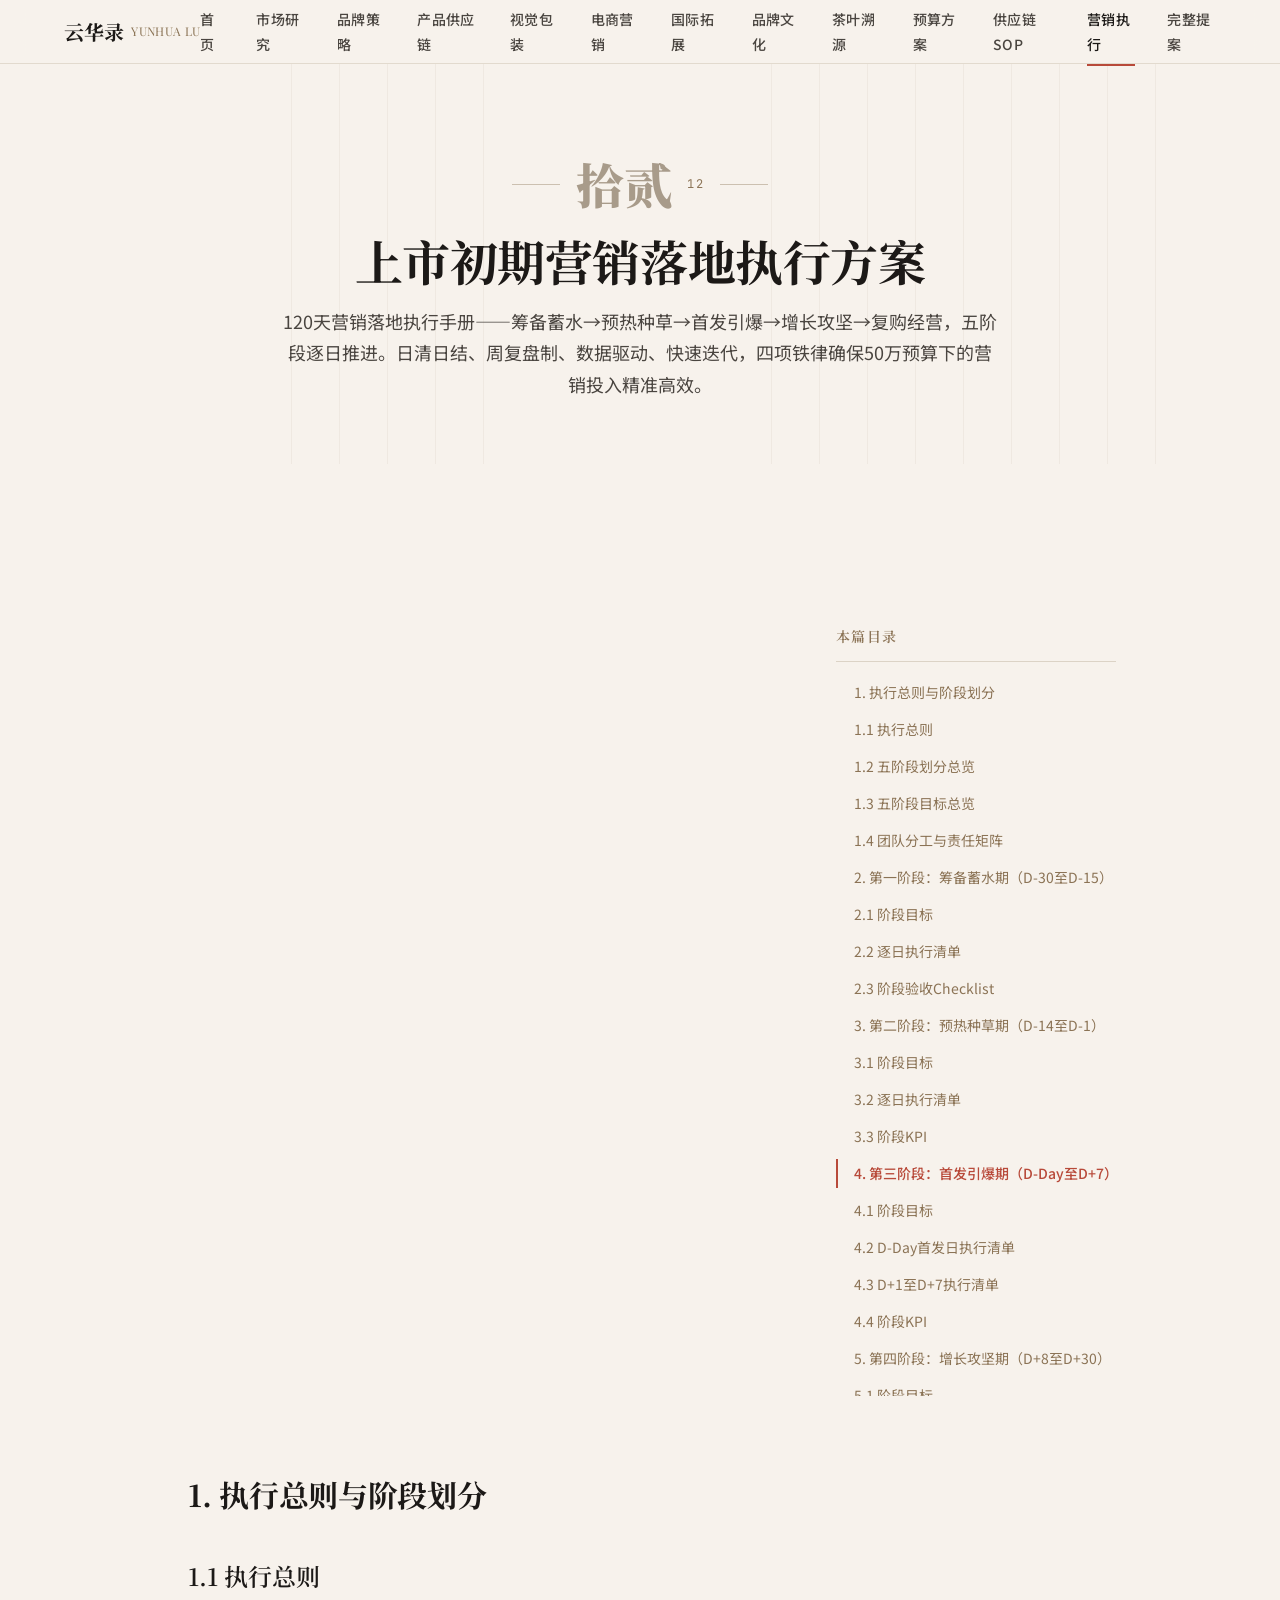
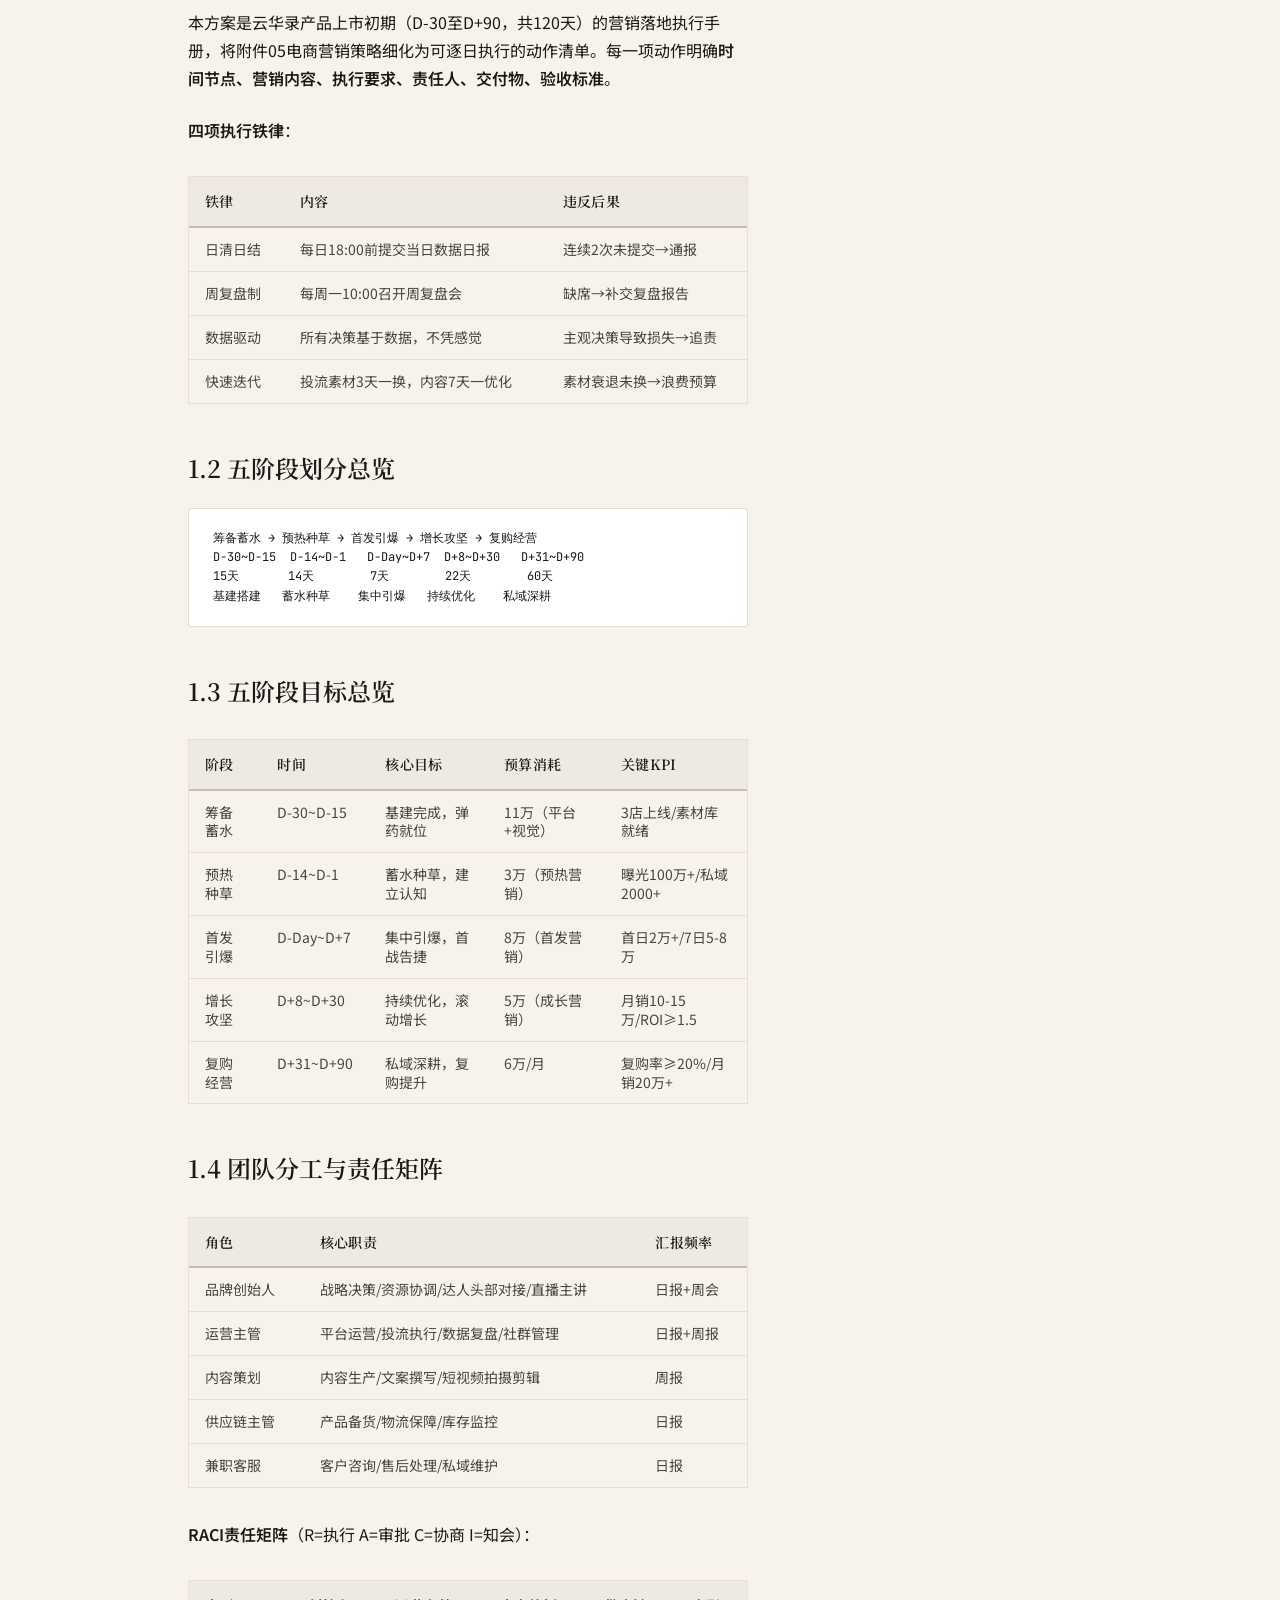
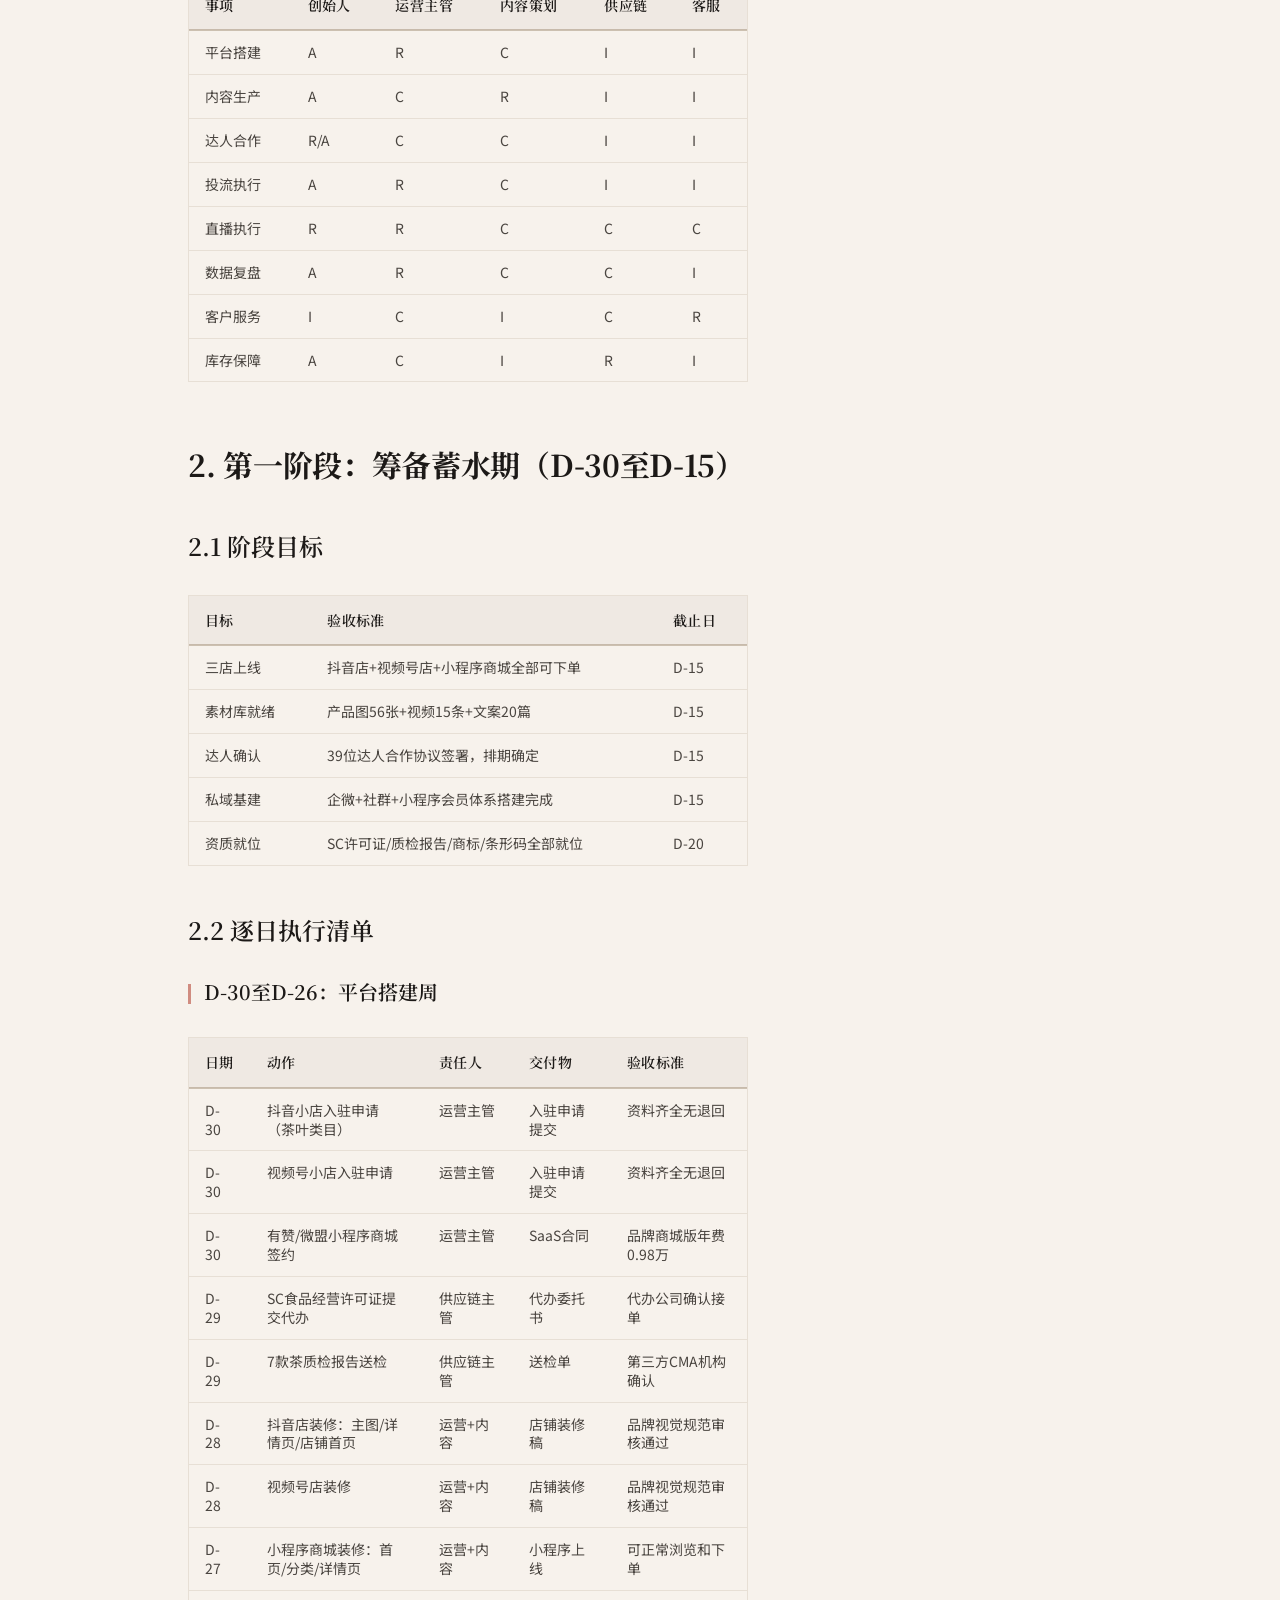
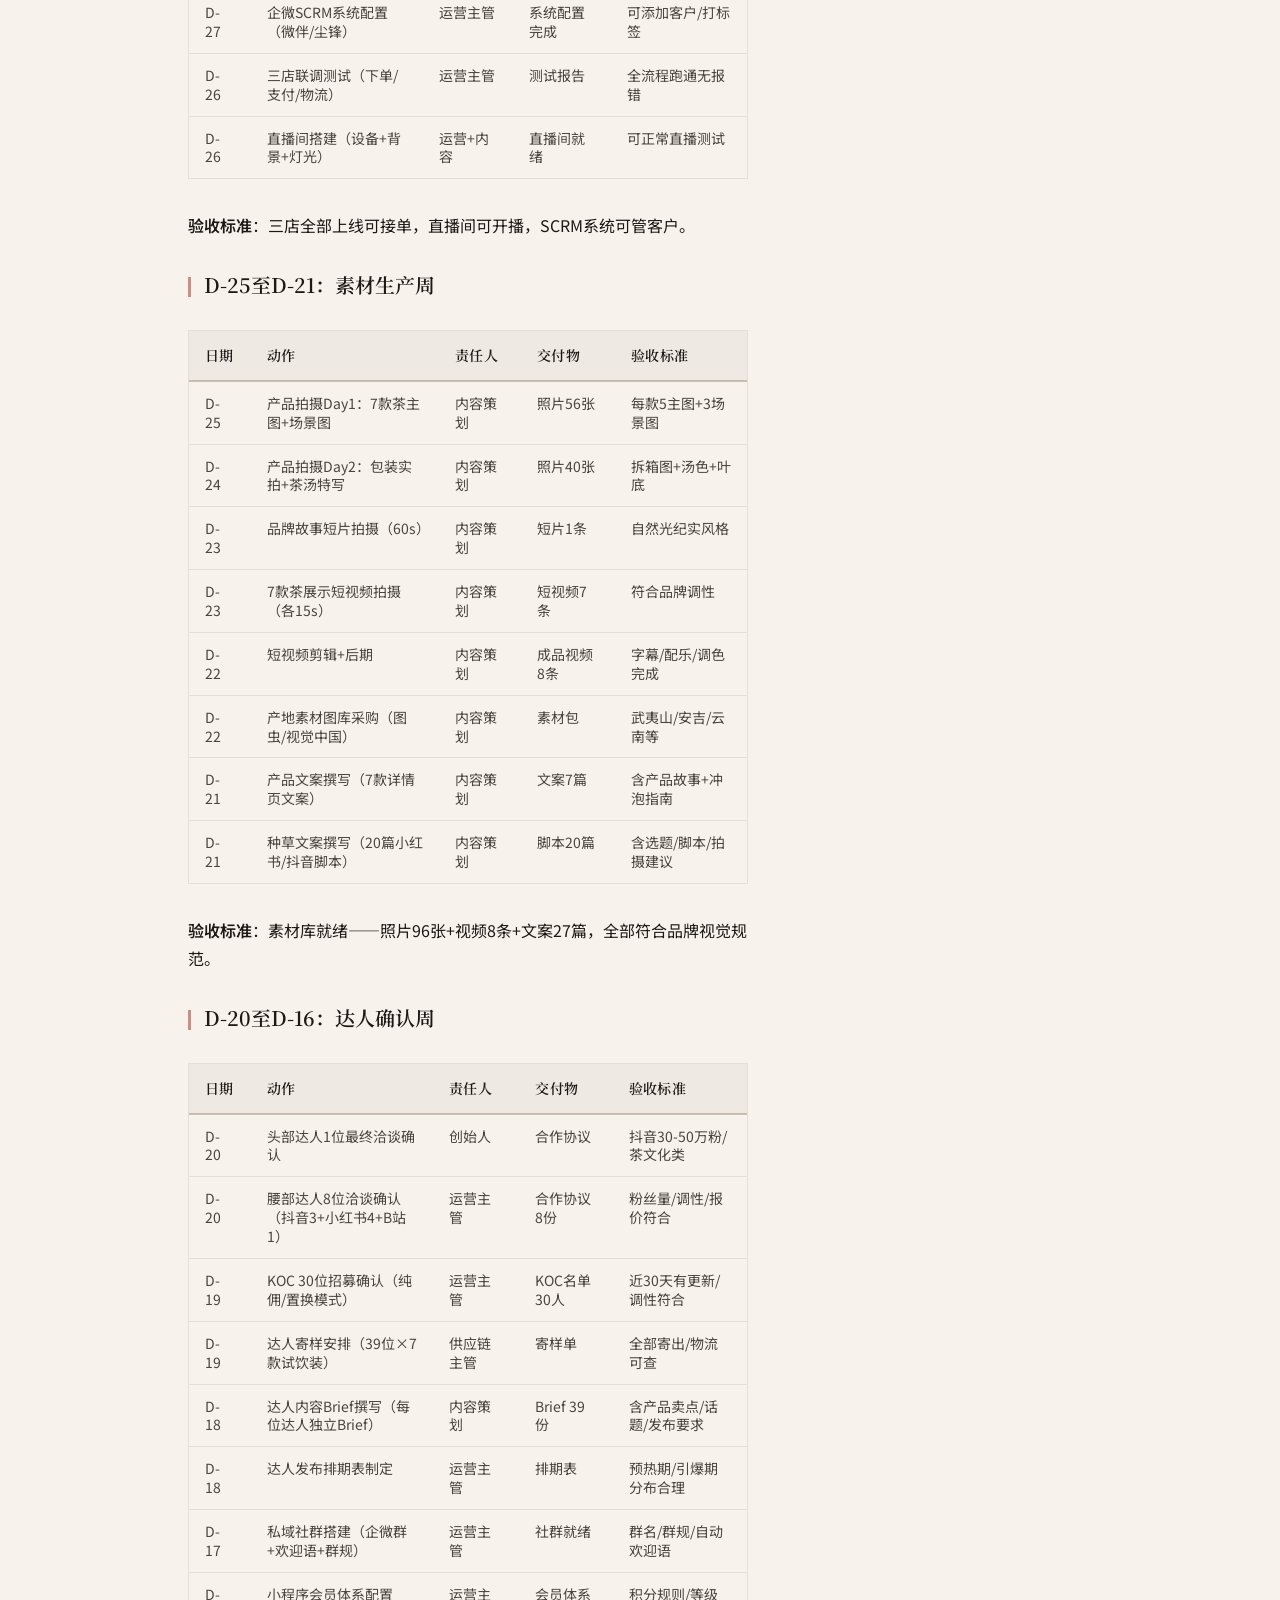
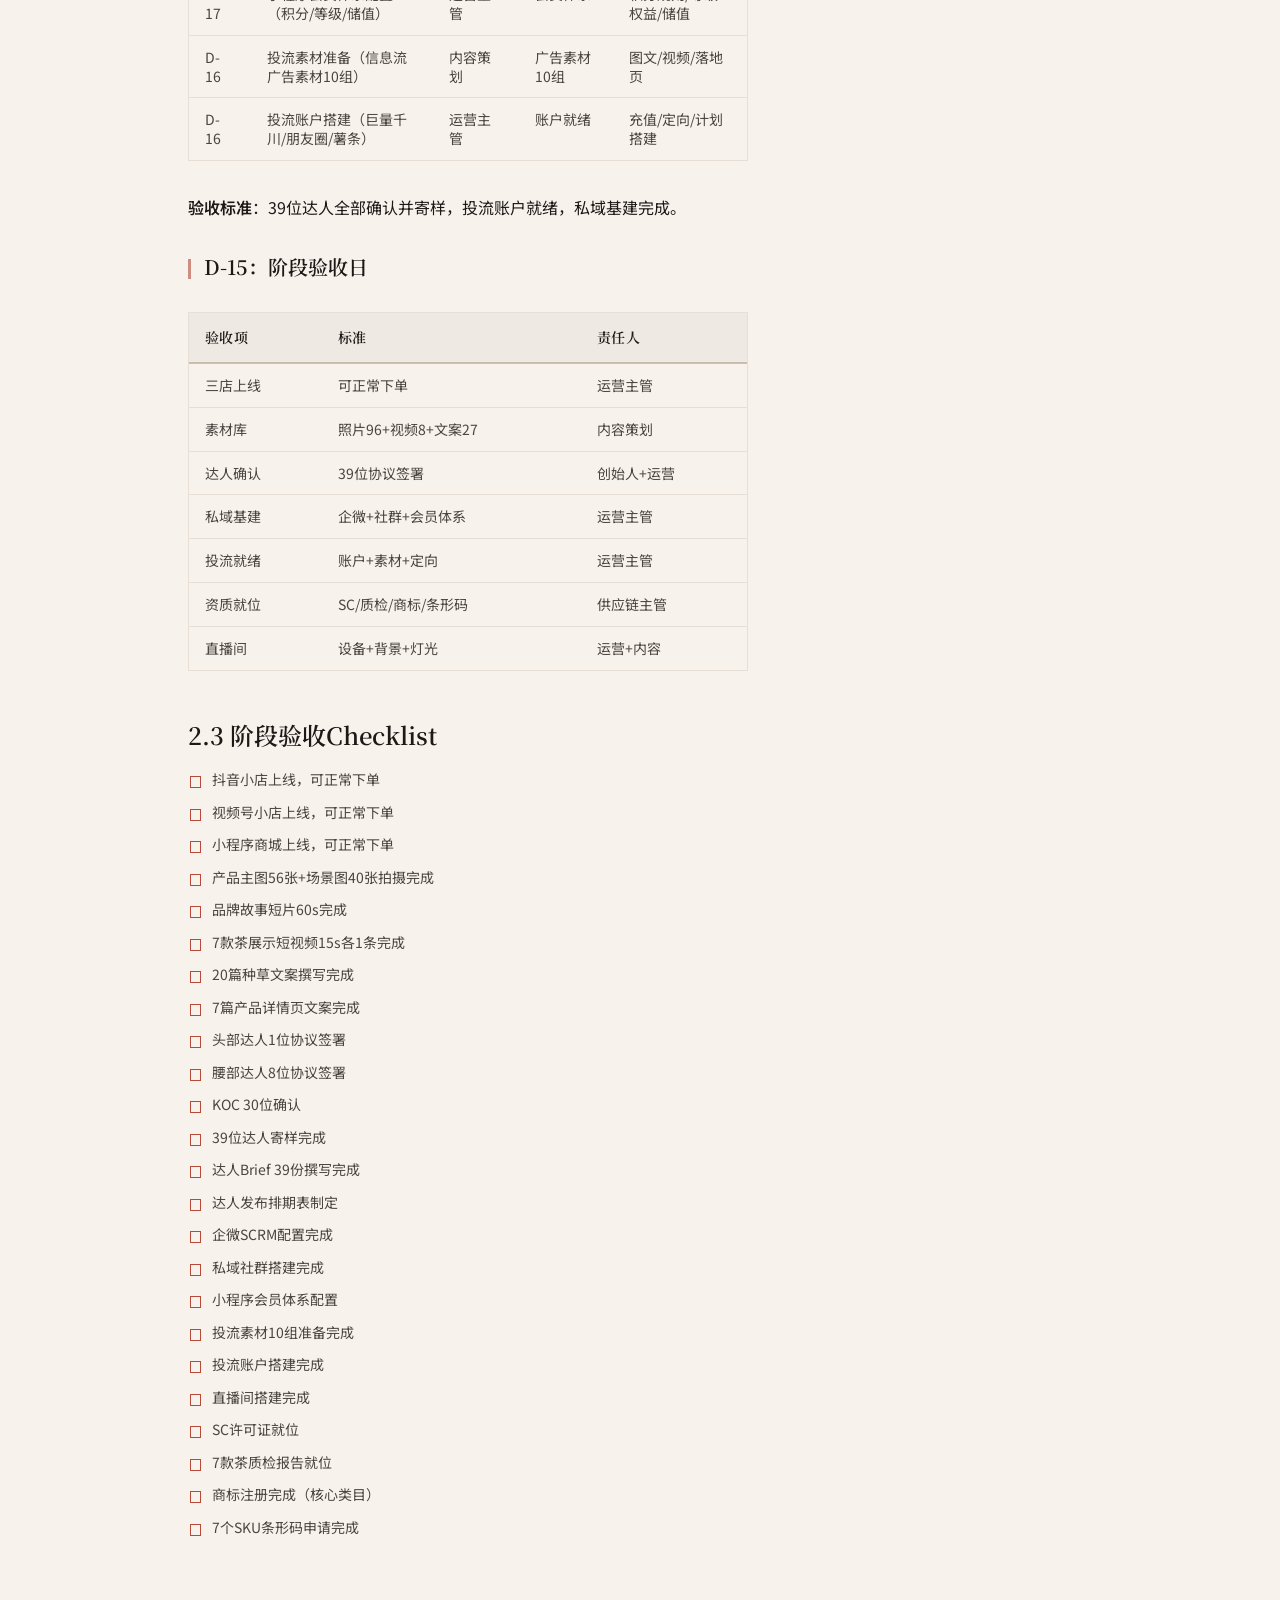
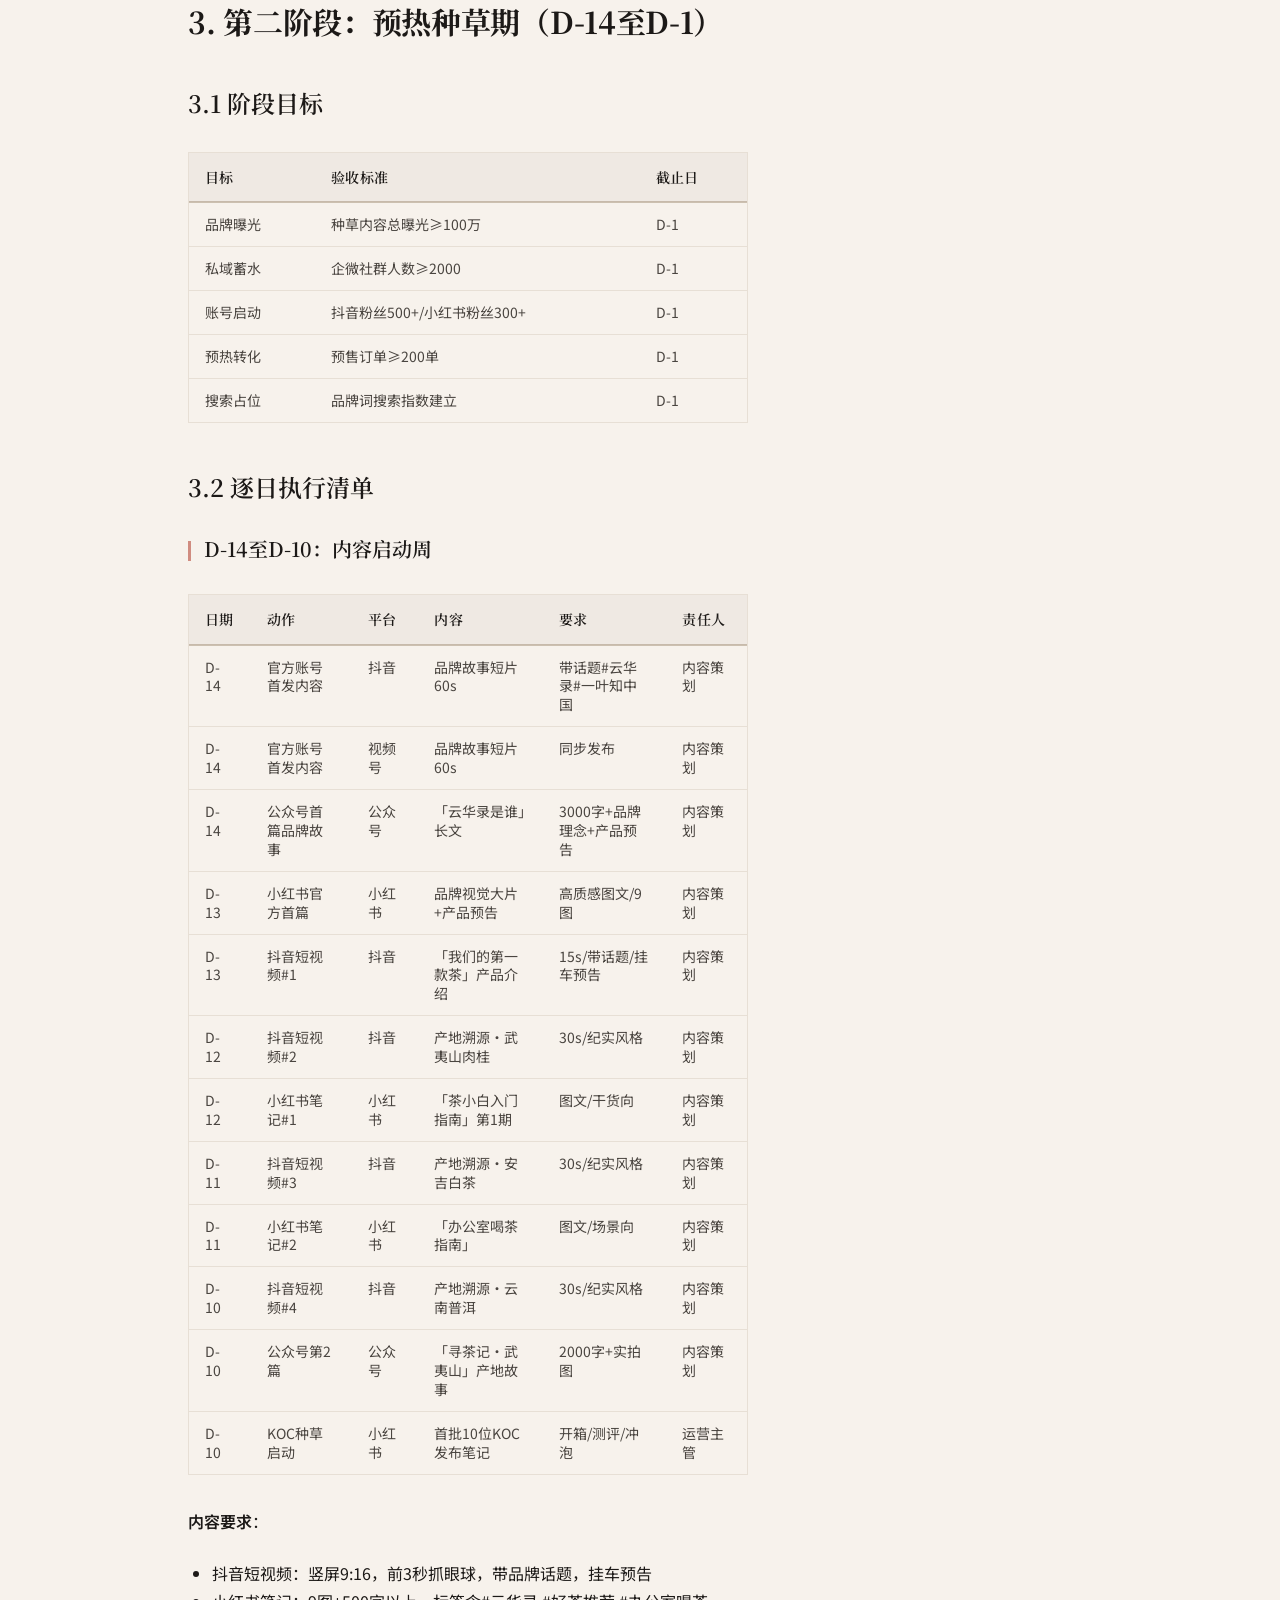
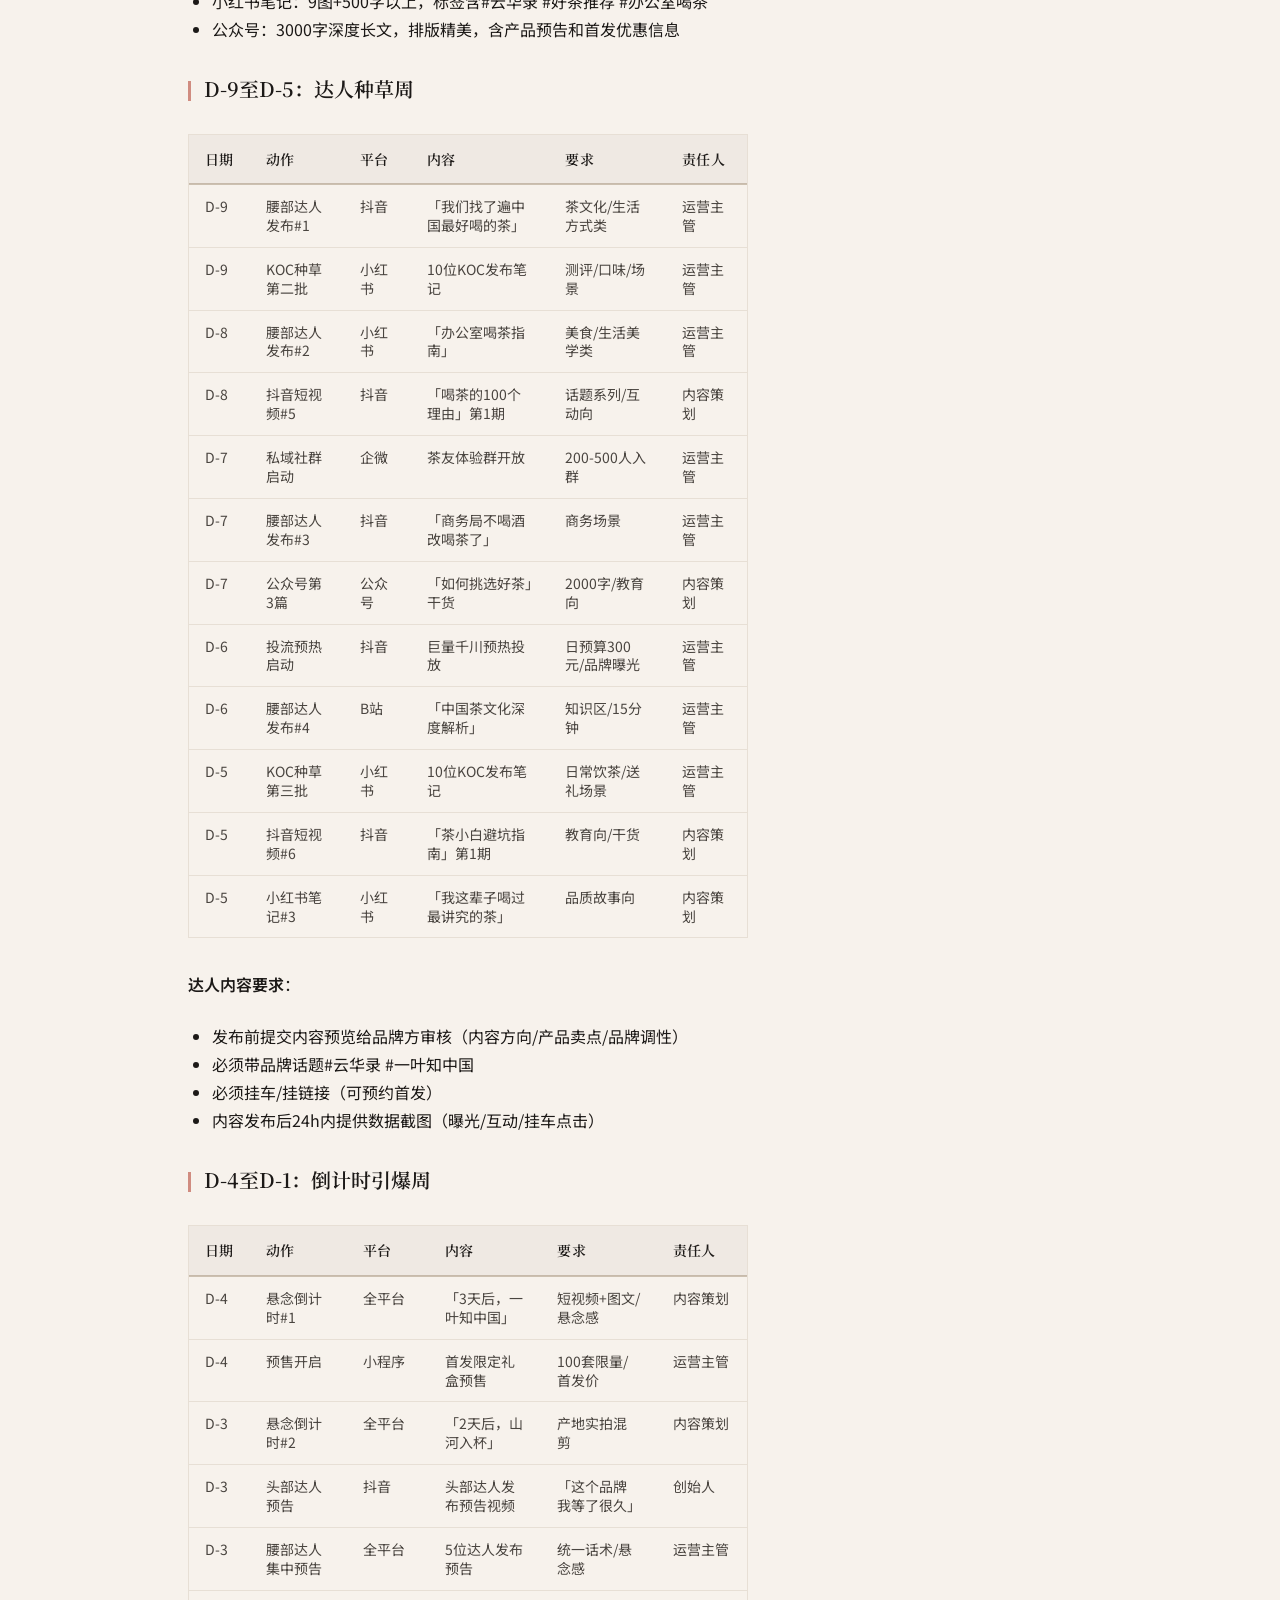
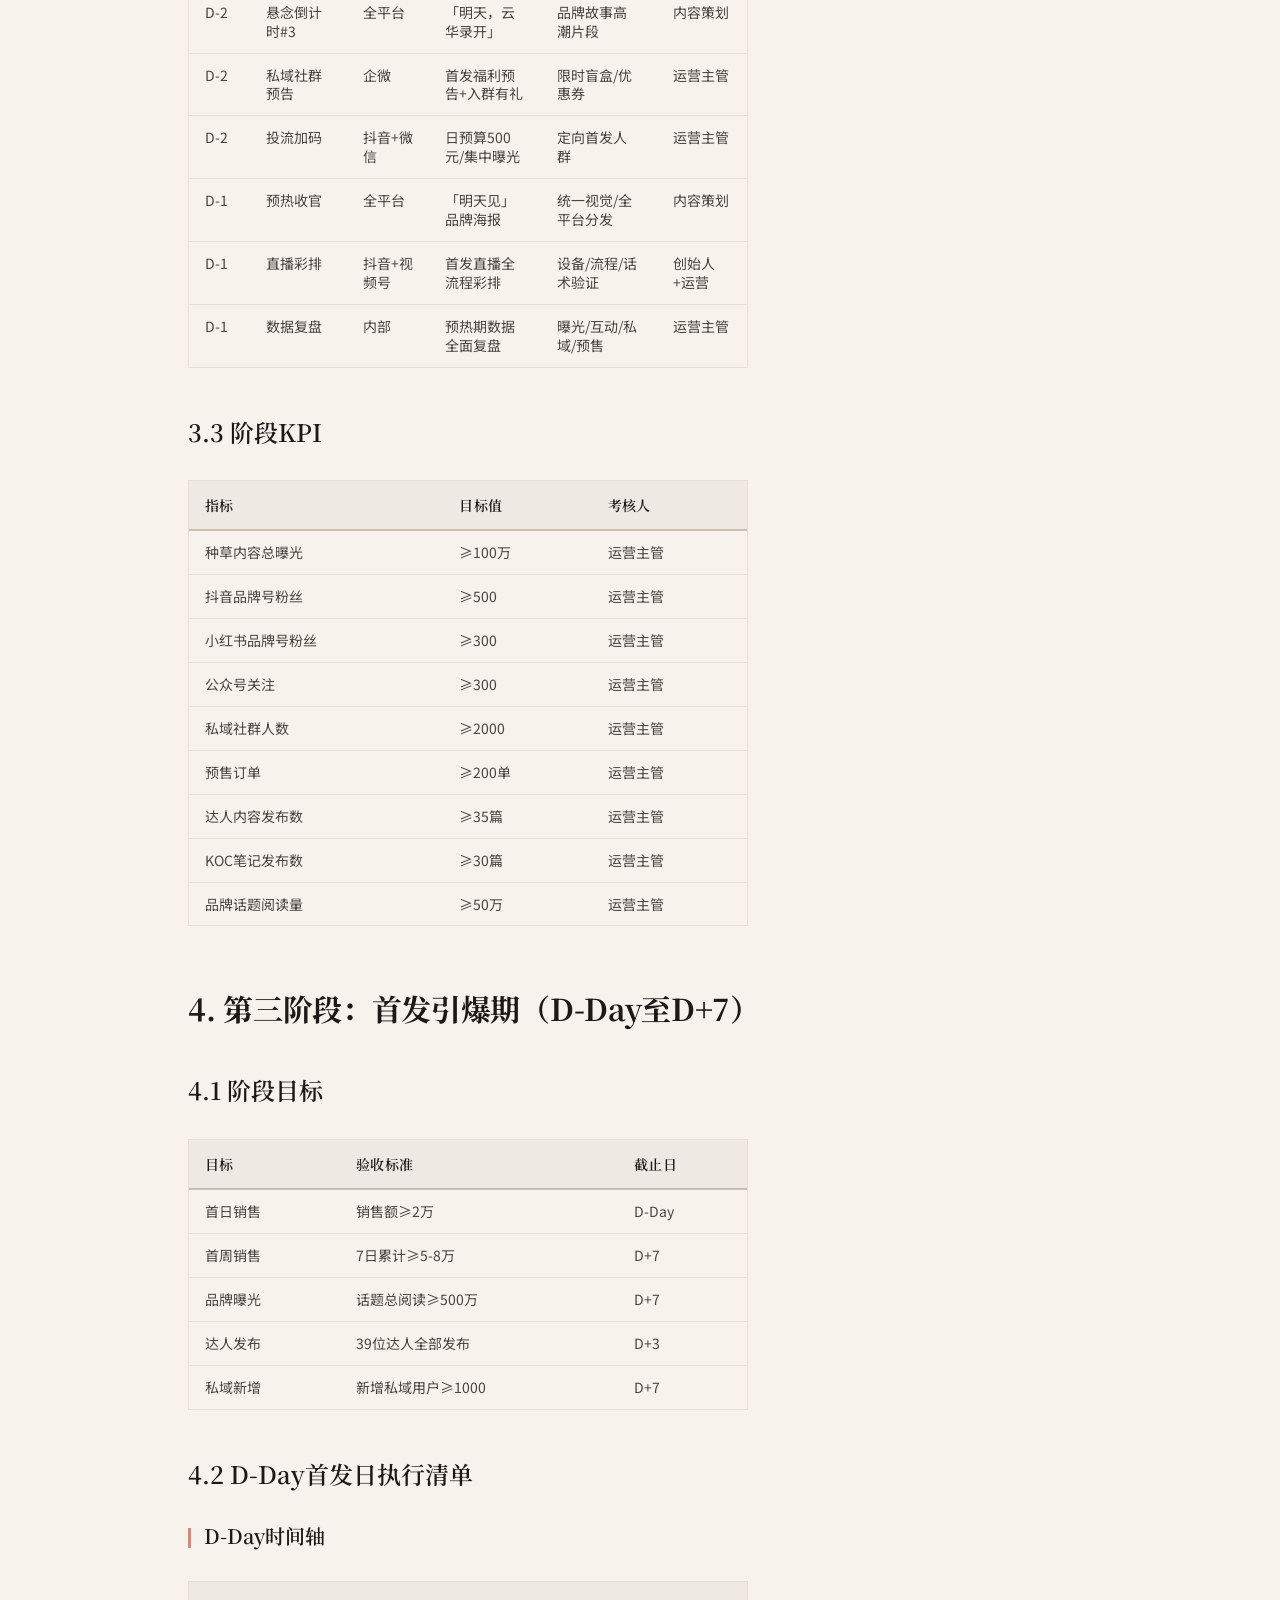
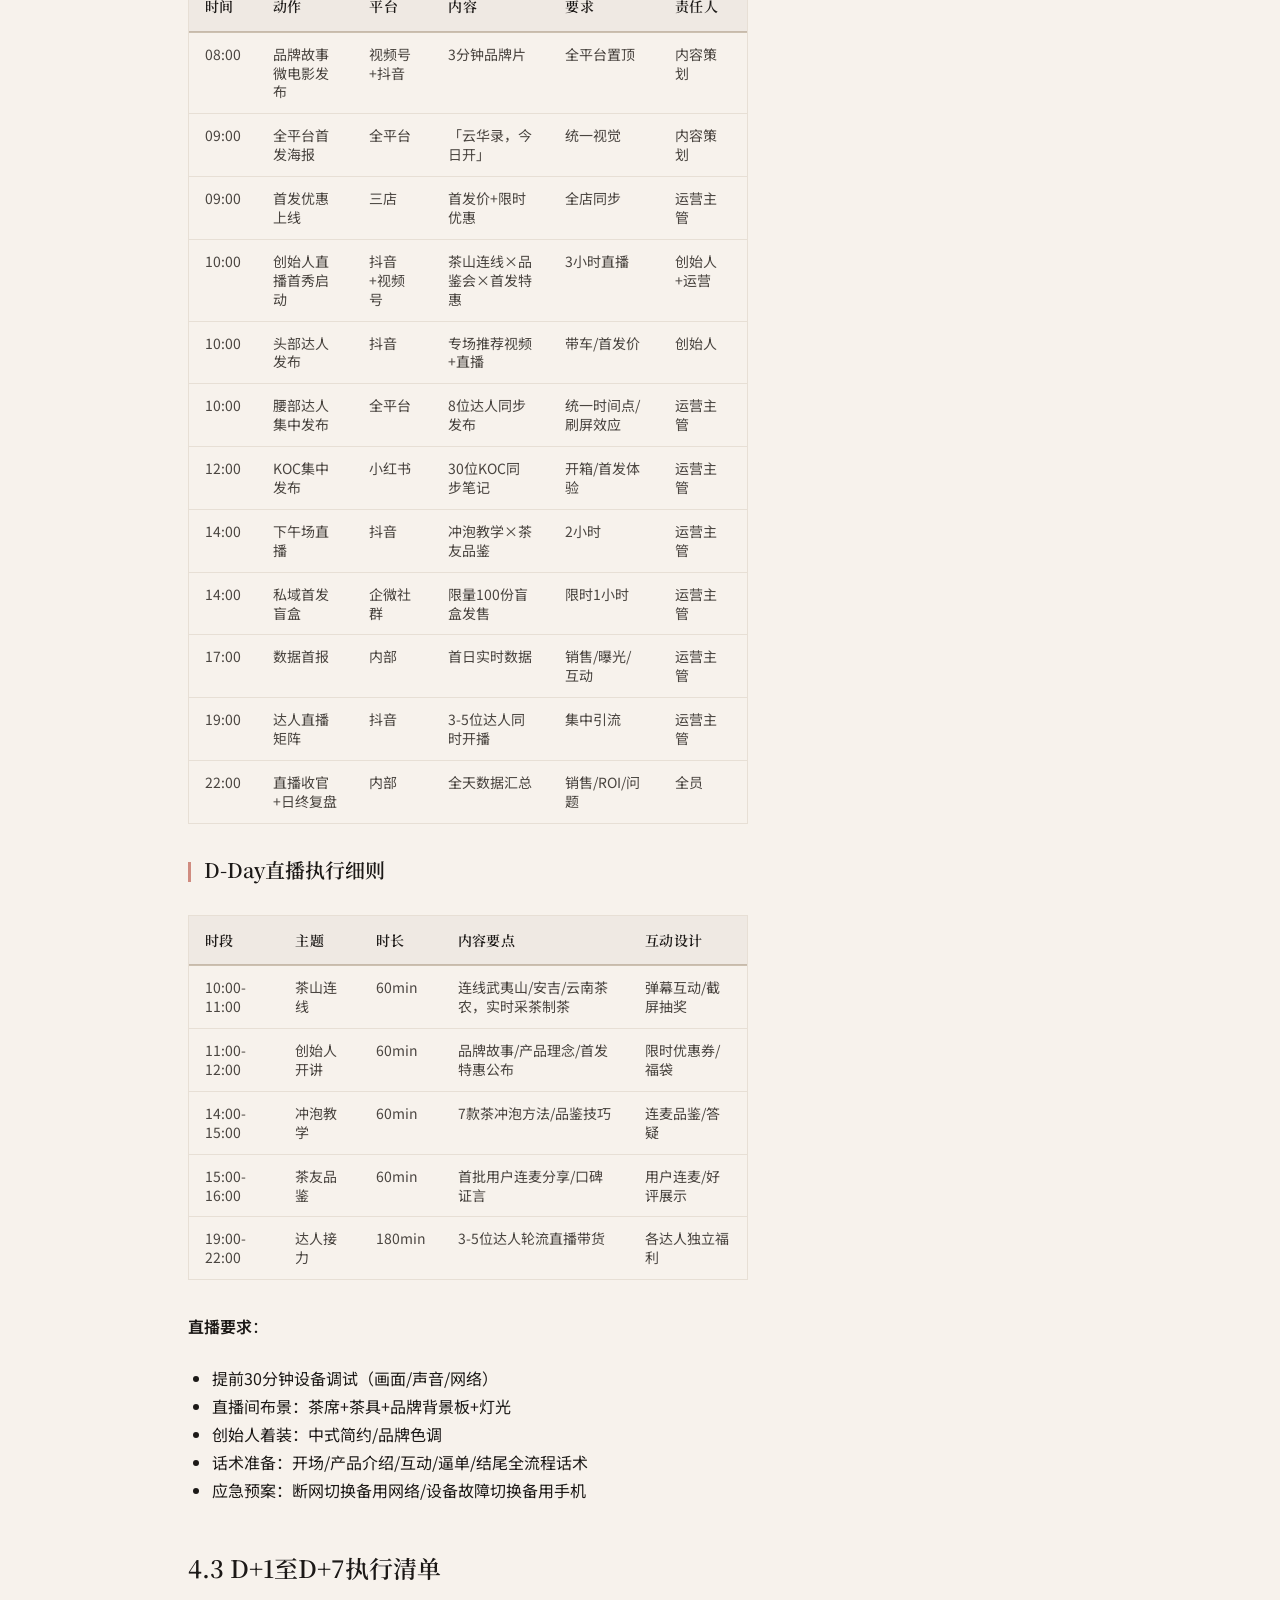
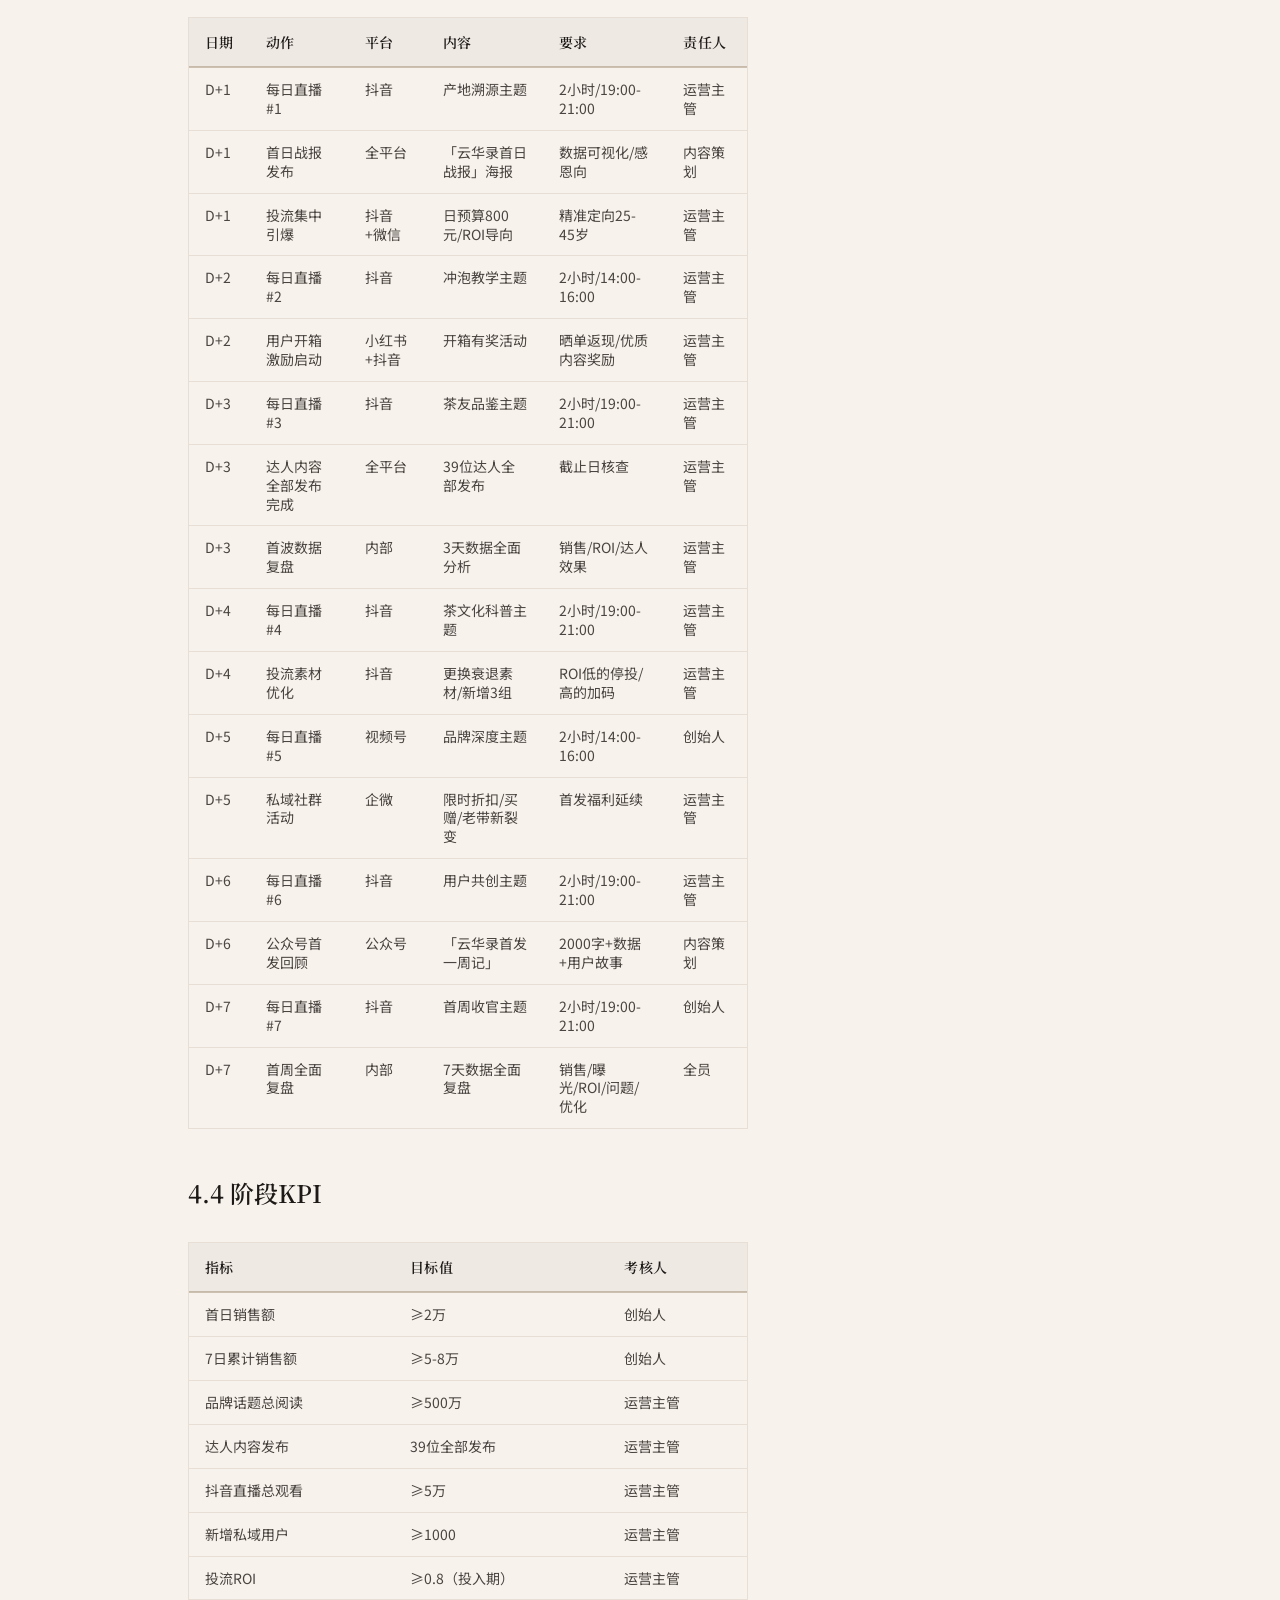
<file: pages/marketing-execution.html>
<!DOCTYPE html>
<html lang="zh-CN">
<head>
  <meta charset="UTF-8">
  <meta name="viewport" content="width=device-width, initial-scale=1.0">
  <title>上市初期营销落地执行方案 · 云华录品牌全案</title>
  <meta name="description" content="云华录上市初期120天营销落地执行手册——五阶段（筹备蓄水→预热种草→首发引爆→增长攻坚→复购经营）逐日推进，每一项动作明确时间节点、营销内容、执行要求、责任人、交付物、验收标准。">

  <link rel="stylesheet" href="../assets/css/tokens.css">
  <link rel="stylesheet" href="../assets/css/base.css">
  <link rel="stylesheet" href="../assets/css/layout.css">
  <link rel="stylesheet" href="../assets/css/components.css">
  <link rel="stylesheet" href="../assets/css/pages.css">
  <link rel="stylesheet" href="../assets/css/mobile-fix.css">

  <link rel="icon" href="data:image/svg+xml,<svg xmlns='http://www.w3.org/2000/svg' viewBox='0 0 36 36'><rect width='36' height='36' rx='2' fill='%23B84A3A'/><text x='18' y='26' font-size='20' font-family='serif' font-weight='bold' fill='%23F7F2EC' text-anchor='middle'>云</text></svg>">

  <style>
    /* 引用注释样式 */
    .article-note {
      margin: var(--space-6) 0;
      padding: var(--space-4) var(--space-6);
      border-left: 3px solid var(--color-accent-vermilion);
      background: var(--color-surface-card);
      font-family: var(--font-cn-body);
      font-size: var(--text-sm);
      color: var(--color-text-secondary);
      line-height: 1.8;
    }
    .article-note p {
      margin: 0;
    }
    /* 代码块（流程图/架构图） */
    .code-block {
      margin: var(--space-6) 0;
      padding: var(--space-5) var(--space-6);
      background: var(--color-surface-elevated, #EFE9E0);
      border: 1px solid var(--color-border-default);
      border-radius: var(--radius-md, 6px);
      font-family: var(--font-mono);
      font-size: var(--text-xs);
      line-height: 1.6;
      color: var(--color-text-primary);
      overflow-x: auto;
      white-space: pre;
    }
    /* Checkbox 列表 */
    .checklist {
      list-style: none;
      padding-left: 0;
      margin: var(--space-4) 0;
    }
    .checklist-item {
      position: relative;
      padding-left: var(--space-6);
      margin-bottom: var(--space-2);
      color: var(--color-text-secondary);
      font-size: var(--text-sm);
    }
    .checklist-item::before {
      content: '☐';
      position: absolute;
      left: 0;
      color: var(--color-accent-vermilion);
      font-size: var(--text-base);
    }
    /* 篇章分隔 */
    .article-prose section {
      margin-bottom: var(--space-12);
    }
    .article-prose section:last-child {
      margin-bottom: 0;
    }
    /* h4 装饰 */
    .article-prose h4 {
      position: relative;
      padding-left: var(--space-4);
    }
    .article-prose h4::before {
      content: '';
      position: absolute;
      left: 0;
      top: 0.3em;
      width: 3px;
      height: 1em;
      background: var(--color-accent-vermilion);
      opacity: 0.6;
    }
    /* 结尾品牌slogan */
    .report-coda {
      text-align: center;
      margin-top: var(--space-16);
      padding-top: var(--space-10);
      border-top: 1px solid var(--color-border-default);
      font-family: var(--font-cn-heading);
      font-size: var(--text-lg);
      color: var(--color-accent-vermilion);
      line-height: 2;
      letter-spacing: 0.05em;
    }
    .report-coda-en {
      font-family: var(--font-mono);
      font-size: var(--text-xs);
      color: var(--color-text-tertiary);
      letter-spacing: 0.1em;
      margin-top: var(--space-3);
    }
  </style>
</head>
<body>

  <div class="reading-progress" aria-hidden="true"></div>

  <!-- ==========================================================================
       全局导航
       ========================================================================== -->
  <header class="site-nav">
    <div class="site-nav-inner">
      <a href="../index.html" class="nav-logo">
        <span>云华录</span>
        <span class="nav-logo-en">YUNHUA LU</span>
      </a>

      <ul class="nav-list">
        <li><a href="../index.html" class="nav-link">首页</a></li>
        <li><a href="market-research.html" class="nav-link">市场研究</a></li>
        <li><a href="brand-foundation.html" class="nav-link">品牌策略</a></li>
        <li><a href="product-supply.html" class="nav-link">产品供应链</a></li>
        <li><a href="visual-packaging.html" class="nav-link">视觉包装</a></li>
        <li><a href="ecommerce-marketing.html" class="nav-link">电商营销</a></li>
        <li><a href="international.html" class="nav-link">国际拓展</a></li>
        <li><a href="brand-culture.html" class="nav-link">品牌文化</a></li>
        <li><a href="tea-trace-report.html" class="nav-link">茶叶溯源</a></li>
        <li><a href="budget-execution.html" class="nav-link">预算方案</a></li>
        <li><a href="supply-chain-sop.html" class="nav-link">供应链SOP</a></li>
        <li><a href="marketing-execution.html" class="nav-link active">营销执行</a></li>
        <li><a href="full-proposal.html" class="nav-link">完整提案</a></li>
      </ul>

      <button class="nav-toggle" aria-label="打开菜单" aria-expanded="false">
        <span></span><span></span><span></span>
      </button>
    </div>
  </header>

  <div class="nav-drawer">
    <ul class="nav-drawer-list">
      <li><a href="../index.html" class="nav-drawer-link">首页</a></li>
      <li><a href="market-research.html" class="nav-drawer-link">市场研究</a></li>
      <li><a href="brand-foundation.html" class="nav-drawer-link">品牌策略</a></li>
      <li><a href="product-supply.html" class="nav-drawer-link">产品供应链</a></li>
      <li><a href="visual-packaging.html" class="nav-drawer-link">视觉包装</a></li>
      <li><a href="ecommerce-marketing.html" class="nav-drawer-link">电商营销</a></li>
      <li><a href="international.html" class="nav-drawer-link">国际拓展</a></li>
      <li><a href="brand-culture.html" class="nav-drawer-link">品牌文化</a></li>
      <li><a href="tea-trace-report.html" class="nav-drawer-link">茶叶溯源</a></li>
      <li><a href="budget-execution.html" class="nav-drawer-link">预算方案</a></li>
      <li><a href="supply-chain-sop.html" class="nav-drawer-link">供应链SOP</a></li>
      <li><a href="marketing-execution.html" class="nav-drawer-link active">营销执行</a></li>
      <li><a href="full-proposal.html" class="nav-drawer-link">完整提案</a></li>
    </ul>
  </div>

  <!-- ==========================================================================
       页面主体
       ========================================================================== -->
  <main class="page-main">

    <!-- ===================== 篇章首屏 ===================== -->
    <header class="chapter-header">
      <div class="tea-grid-bg-fade" aria-hidden="true"></div>
      <div class="chapter-header-number">
        <span class="chapter-header-num-cn">拾贰</span>
        <span class="chapter-header-num-latin">12</span>
      </div>
      <h1 class="chapter-header-title">上市初期营销落地执行方案</h1>
      <p class="chapter-header-lead">
        120天营销落地执行手册——筹备蓄水→预热种草→首发引爆→增长攻坚→复购经营，五阶段逐日推进。日清日结、周复盘制、数据驱动、快速迭代，四项铁律确保50万预算下的营销投入精准高效。
      </p>
    </header>

    <!-- ===================== 阅读布局 ===================== -->
    <div class="page-layout container-wide">
      <!-- 侧边目录 -->
      <aside class="toc-sidebar">
        <button class="toc-toggle" aria-expanded="false">
          本篇目录
          <span class="toc-toggle-icon">▾</span>
        </button>
        <div class="toc-content">
          <div class="toc-title">本篇目录</div>
          <ul class="toc-list">
            <li><a href="#sec-1" class="toc-link">1. 执行总则与阶段划分</a></li>
              <li><a href="#sec-1-1" class="toc-link toc-sub">1.1 执行总则</a></li>
              <li><a href="#sec-1-2" class="toc-link toc-sub">1.2 五阶段划分总览</a></li>
              <li><a href="#sec-1-3" class="toc-link toc-sub">1.3 五阶段目标总览</a></li>
              <li><a href="#sec-1-4" class="toc-link toc-sub">1.4 团队分工与责任矩阵</a></li>
            <li><a href="#sec-2" class="toc-link">2. 第一阶段：筹备蓄水期（D-30至D-15）</a></li>
              <li><a href="#sec-2-1" class="toc-link toc-sub">2.1 阶段目标</a></li>
              <li><a href="#sec-2-2" class="toc-link toc-sub">2.2 逐日执行清单</a></li>
              <li><a href="#sec-2-3" class="toc-link toc-sub">2.3 阶段验收Checklist</a></li>
            <li><a href="#sec-3" class="toc-link">3. 第二阶段：预热种草期（D-14至D-1）</a></li>
              <li><a href="#sec-3-1" class="toc-link toc-sub">3.1 阶段目标</a></li>
              <li><a href="#sec-3-2" class="toc-link toc-sub">3.2 逐日执行清单</a></li>
              <li><a href="#sec-3-3" class="toc-link toc-sub">3.3 阶段KPI</a></li>
            <li><a href="#sec-4" class="toc-link">4. 第三阶段：首发引爆期（D-Day至D+7）</a></li>
              <li><a href="#sec-4-1" class="toc-link toc-sub">4.1 阶段目标</a></li>
              <li><a href="#sec-4-2" class="toc-link toc-sub">4.2 D-Day首发日执行清单</a></li>
              <li><a href="#sec-4-3" class="toc-link toc-sub">4.3 D+1至D+7执行清单</a></li>
              <li><a href="#sec-4-4" class="toc-link toc-sub">4.4 阶段KPI</a></li>
            <li><a href="#sec-5" class="toc-link">5. 第四阶段：增长攻坚期（D+8至D+30）</a></li>
              <li><a href="#sec-5-1" class="toc-link toc-sub">5.1 阶段目标</a></li>
              <li><a href="#sec-5-2" class="toc-link toc-sub">5.2 每周执行节奏</a></li>
              <li><a href="#sec-5-3" class="toc-link toc-sub">5.3 投流优化策略</a></li>
              <li><a href="#sec-5-4" class="toc-link toc-sub">5.4 内容生产计划</a></li>
              <li><a href="#sec-5-5" class="toc-link toc-sub">5.5 阶段KPI</a></li>
            <li><a href="#sec-6" class="toc-link">6. 第五阶段：复购经营期（D+31至D+90）</a></li>
              <li><a href="#sec-6-1" class="toc-link toc-sub">6.1 阶段目标</a></li>
              <li><a href="#sec-6-2" class="toc-link toc-sub">6.2 复购提升策略</a></li>
              <li><a href="#sec-6-3" class="toc-link toc-sub">6.3 私域深耕计划</a></li>
              <li><a href="#sec-6-4" class="toc-link toc-sub">6.4 阶段KPI</a></li>
            <li><a href="#sec-7" class="toc-link">7. 内容生产日历与物料清单</a></li>
              <li><a href="#sec-7-1" class="toc-link toc-sub">7.1 120天内容生产总表</a></li>
              <li><a href="#sec-7-2" class="toc-link toc-sub">7.2 内容选题库</a></li>
              <li><a href="#sec-7-3" class="toc-link toc-sub">7.3 物料清单</a></li>
            <li><a href="#sec-8" class="toc-link">8. 达人合作执行细则</a></li>
              <li><a href="#sec-8-1" class="toc-link toc-sub">8.1 达人合作全流程</a></li>
              <li><a href="#sec-8-2" class="toc-link toc-sub">8.2 达人筛选标准</a></li>
              <li><a href="#sec-8-3" class="toc-link toc-sub">8.3 达人Brief模板</a></li>
              <li><a href="#sec-8-4" class="toc-link toc-sub">8.4 达人内容审核清单</a></li>
              <li><a href="#sec-8-5" class="toc-link toc-sub">8.5 达人效果评估</a></li>
            <li><a href="#sec-9" class="toc-link">9. 投流执行细则</a></li>
              <li><a href="#sec-9-1" class="toc-link toc-sub">9.1 投流预算分配</a></li>
              <li><a href="#sec-9-2" class="toc-link toc-sub">9.2 投流定向策略</a></li>
              <li><a href="#sec-9-3" class="toc-link toc-sub">9.3 素材测试与优化</a></li>
              <li><a href="#sec-9-4" class="toc-link toc-sub">9.4 投流数据日报模板</a></li>
            <li><a href="#sec-10" class="toc-link">10. 私域运营执行细则</a></li>
              <li><a href="#sec-10-1" class="toc-link toc-sub">10.1 私域流量漏斗</a></li>
              <li><a href="#sec-10-2" class="toc-link toc-sub">10.2 引流策略</a></li>
              <li><a href="#sec-10-3" class="toc-link toc-sub">10.3 社群运营SOP</a></li>
              <li><a href="#sec-10-4" class="toc-link toc-sub">10.4 会员日运营</a></li>
            <li><a href="#sec-11" class="toc-link">11. 直播执行细则</a></li>
              <li><a href="#sec-11-1" class="toc-link toc-sub">11.1 直播排期表</a></li>
              <li><a href="#sec-11-2" class="toc-link toc-sub">11.2 直播话术体系</a></li>
              <li><a href="#sec-11-3" class="toc-link toc-sub">11.3 直播间布景规范</a></li>
            <li><a href="#sec-12" class="toc-link">12. 数据复盘与KPI考核</a></li>
              <li><a href="#sec-12-1" class="toc-link toc-sub">12.1 数据复盘机制</a></li>
              <li><a href="#sec-12-2" class="toc-link toc-sub">12.2 核心KPI看板</a></li>
              <li><a href="#sec-12-3" class="toc-link toc-sub">12.3 KPI考核与奖惩</a></li>
          </ul>
        </div>
      </aside>

      <article class="page-content">

      <!-- 正文内容 -->
      <div class="article-prose">

        <section id="sec-1">
          <h2>1. 执行总则与阶段划分</h2>
          <h3 id="sec-1-1">1.1 执行总则</h3>
          <p>本方案是云华录产品上市初期（D-30至D+90，共120天）的营销落地执行手册，将附件05电商营销策略细化为可逐日执行的动作清单。每一项动作明确<strong>时间节点、营销内容、执行要求、责任人、交付物、验收标准</strong>。</p>
          <p><strong>四项执行铁律</strong>：</p>
          <div class="data-table-wrap">
            <table class="data-table">
              <thead>
                <tr><th>铁律</th><th>内容</th><th>违反后果</th></tr>
              </thead>
              <tbody>
                <tr><td>日清日结</td><td>每日18:00前提交当日数据日报</td><td>连续2次未提交→通报</td></tr>
                <tr><td>周复盘制</td><td>每周一10:00召开周复盘会</td><td>缺席→补交复盘报告</td></tr>
                <tr><td>数据驱动</td><td>所有决策基于数据，不凭感觉</td><td>主观决策导致损失→追责</td></tr>
                <tr><td>快速迭代</td><td>投流素材3天一换，内容7天一优化</td><td>素材衰退未换→浪费预算</td></tr>
              </tbody>
            </table>
          </div>
          <h3 id="sec-1-2">1.2 五阶段划分总览</h3>
          <pre class="code-block">筹备蓄水 → 预热种草 → 首发引爆 → 增长攻坚 → 复购经营
D-30~D-15  D-14~D-1   D-Day~D+7  D+8~D+30   D+31~D+90
15天       14天        7天        22天        60天
基建搭建   蓄水种草    集中引爆   持续优化    私域深耕</pre>
          <h3 id="sec-1-3">1.3 五阶段目标总览</h3>
          <div class="data-table-wrap">
            <table class="data-table">
              <thead>
                <tr><th>阶段</th><th>时间</th><th>核心目标</th><th>预算消耗</th><th>关键KPI</th></tr>
              </thead>
              <tbody>
                <tr><td>筹备蓄水</td><td>D-30~D-15</td><td>基建完成，弹药就位</td><td>11万（平台+视觉）</td><td>3店上线/素材库就绪</td></tr>
                <tr><td>预热种草</td><td>D-14~D-1</td><td>蓄水种草，建立认知</td><td>3万（预热营销）</td><td>曝光100万+/私域2000+</td></tr>
                <tr><td>首发引爆</td><td>D-Day~D+7</td><td>集中引爆，首战告捷</td><td>8万（首发营销）</td><td>首日2万+/7日5-8万</td></tr>
                <tr><td>增长攻坚</td><td>D+8~D+30</td><td>持续优化，滚动增长</td><td>5万（成长营销）</td><td>月销10-15万/ROI≥1.5</td></tr>
                <tr><td>复购经营</td><td>D+31~D+90</td><td>私域深耕，复购提升</td><td>6万/月</td><td>复购率≥20%/月销20万+</td></tr>
              </tbody>
            </table>
          </div>
          <h3 id="sec-1-4">1.4 团队分工与责任矩阵</h3>
          <div class="data-table-wrap">
            <table class="data-table">
              <thead>
                <tr><th>角色</th><th>核心职责</th><th>汇报频率</th></tr>
              </thead>
              <tbody>
                <tr><td>品牌创始人</td><td>战略决策/资源协调/达人头部对接/直播主讲</td><td>日报+周会</td></tr>
                <tr><td>运营主管</td><td>平台运营/投流执行/数据复盘/社群管理</td><td>日报+周报</td></tr>
                <tr><td>内容策划</td><td>内容生产/文案撰写/短视频拍摄剪辑</td><td>周报</td></tr>
                <tr><td>供应链主管</td><td>产品备货/物流保障/库存监控</td><td>日报</td></tr>
                <tr><td>兼职客服</td><td>客户咨询/售后处理/私域维护</td><td>日报</td></tr>
              </tbody>
            </table>
          </div>
          <p><strong>RACI责任矩阵</strong>（R=执行 A=审批 C=协商 I=知会）：</p>
          <div class="data-table-wrap">
            <table class="data-table">
              <thead>
                <tr><th>事项</th><th>创始人</th><th>运营主管</th><th>内容策划</th><th>供应链</th><th>客服</th></tr>
              </thead>
              <tbody>
                <tr><td>平台搭建</td><td>A</td><td>R</td><td>C</td><td>I</td><td>I</td></tr>
                <tr><td>内容生产</td><td>A</td><td>C</td><td>R</td><td>I</td><td>I</td></tr>
                <tr><td>达人合作</td><td>R/A</td><td>C</td><td>C</td><td>I</td><td>I</td></tr>
                <tr><td>投流执行</td><td>A</td><td>R</td><td>C</td><td>I</td><td>I</td></tr>
                <tr><td>直播执行</td><td>R</td><td>R</td><td>C</td><td>C</td><td>C</td></tr>
                <tr><td>数据复盘</td><td>A</td><td>R</td><td>C</td><td>C</td><td>I</td></tr>
                <tr><td>客户服务</td><td>I</td><td>C</td><td>I</td><td>C</td><td>R</td></tr>
                <tr><td>库存保障</td><td>A</td><td>C</td><td>I</td><td>R</td><td>I</td></tr>
              </tbody>
            </table>
          </div>
        </section>
        <section id="sec-2">
          <h2>2. 第一阶段：筹备蓄水期（D-30至D-15）</h2>
          <h3 id="sec-2-1">2.1 阶段目标</h3>
          <div class="data-table-wrap">
            <table class="data-table">
              <thead>
                <tr><th>目标</th><th>验收标准</th><th>截止日</th></tr>
              </thead>
              <tbody>
                <tr><td>三店上线</td><td>抖音店+视频号店+小程序商城全部可下单</td><td>D-15</td></tr>
                <tr><td>素材库就绪</td><td>产品图56张+视频15条+文案20篇</td><td>D-15</td></tr>
                <tr><td>达人确认</td><td>39位达人合作协议签署，排期确定</td><td>D-15</td></tr>
                <tr><td>私域基建</td><td>企微+社群+小程序会员体系搭建完成</td><td>D-15</td></tr>
                <tr><td>资质就位</td><td>SC许可证/质检报告/商标/条形码全部就位</td><td>D-20</td></tr>
              </tbody>
            </table>
          </div>
          <h3 id="sec-2-2">2.2 逐日执行清单</h3>
          <h4>D-30至D-26：平台搭建周</h4>
          <div class="data-table-wrap">
            <table class="data-table">
              <thead>
                <tr><th>日期</th><th>动作</th><th>责任人</th><th>交付物</th><th>验收标准</th></tr>
              </thead>
              <tbody>
                <tr><td>D-30</td><td>抖音小店入驻申请（茶叶类目）</td><td>运营主管</td><td>入驻申请提交</td><td>资料齐全无退回</td></tr>
                <tr><td>D-30</td><td>视频号小店入驻申请</td><td>运营主管</td><td>入驻申请提交</td><td>资料齐全无退回</td></tr>
                <tr><td>D-30</td><td>有赞/微盟小程序商城签约</td><td>运营主管</td><td>SaaS合同</td><td>品牌商城版年费0.98万</td></tr>
                <tr><td>D-29</td><td>SC食品经营许可证提交代办</td><td>供应链主管</td><td>代办委托书</td><td>代办公司确认接单</td></tr>
                <tr><td>D-29</td><td>7款茶质检报告送检</td><td>供应链主管</td><td>送检单</td><td>第三方CMA机构确认</td></tr>
                <tr><td>D-28</td><td>抖音店装修：主图/详情页/店铺首页</td><td>运营+内容</td><td>店铺装修稿</td><td>品牌视觉规范审核通过</td></tr>
                <tr><td>D-28</td><td>视频号店装修</td><td>运营+内容</td><td>店铺装修稿</td><td>品牌视觉规范审核通过</td></tr>
                <tr><td>D-27</td><td>小程序商城装修：首页/分类/详情页</td><td>运营+内容</td><td>小程序上线</td><td>可正常浏览和下单</td></tr>
                <tr><td>D-27</td><td>企微SCRM系统配置（微伴/尘锋）</td><td>运营主管</td><td>系统配置完成</td><td>可添加客户/打标签</td></tr>
                <tr><td>D-26</td><td>三店联调测试（下单/支付/物流）</td><td>运营主管</td><td>测试报告</td><td>全流程跑通无报错</td></tr>
                <tr><td>D-26</td><td>直播间搭建（设备+背景+灯光）</td><td>运营+内容</td><td>直播间就绪</td><td>可正常直播测试</td></tr>
              </tbody>
            </table>
          </div>
          <p><strong>验收标准</strong>：三店全部上线可接单，直播间可开播，SCRM系统可管客户。</p>
          <h4>D-25至D-21：素材生产周</h4>
          <div class="data-table-wrap">
            <table class="data-table">
              <thead>
                <tr><th>日期</th><th>动作</th><th>责任人</th><th>交付物</th><th>验收标准</th></tr>
              </thead>
              <tbody>
                <tr><td>D-25</td><td>产品拍摄Day1：7款茶主图+场景图</td><td>内容策划</td><td>照片56张</td><td>每款5主图+3场景图</td></tr>
                <tr><td>D-24</td><td>产品拍摄Day2：包装实拍+茶汤特写</td><td>内容策划</td><td>照片40张</td><td>拆箱图+汤色+叶底</td></tr>
                <tr><td>D-23</td><td>品牌故事短片拍摄（60s）</td><td>内容策划</td><td>短片1条</td><td>自然光纪实风格</td></tr>
                <tr><td>D-23</td><td>7款茶展示短视频拍摄（各15s）</td><td>内容策划</td><td>短视频7条</td><td>符合品牌调性</td></tr>
                <tr><td>D-22</td><td>短视频剪辑+后期</td><td>内容策划</td><td>成品视频8条</td><td>字幕/配乐/调色完成</td></tr>
                <tr><td>D-22</td><td>产地素材图库采购（图虫/视觉中国）</td><td>内容策划</td><td>素材包</td><td>武夷山/安吉/云南等</td></tr>
                <tr><td>D-21</td><td>产品文案撰写（7款详情页文案）</td><td>内容策划</td><td>文案7篇</td><td>含产品故事+冲泡指南</td></tr>
                <tr><td>D-21</td><td>种草文案撰写（20篇小红书/抖音脚本）</td><td>内容策划</td><td>脚本20篇</td><td>含选题/脚本/拍摄建议</td></tr>
              </tbody>
            </table>
          </div>
          <p><strong>验收标准</strong>：素材库就绪——照片96张+视频8条+文案27篇，全部符合品牌视觉规范。</p>
          <h4>D-20至D-16：达人确认周</h4>
          <div class="data-table-wrap">
            <table class="data-table">
              <thead>
                <tr><th>日期</th><th>动作</th><th>责任人</th><th>交付物</th><th>验收标准</th></tr>
              </thead>
              <tbody>
                <tr><td>D-20</td><td>头部达人1位最终洽谈确认</td><td>创始人</td><td>合作协议</td><td>抖音30-50万粉/茶文化类</td></tr>
                <tr><td>D-20</td><td>腰部达人8位洽谈确认（抖音3+小红书4+B站1）</td><td>运营主管</td><td>合作协议8份</td><td>粉丝量/调性/报价符合</td></tr>
                <tr><td>D-19</td><td>KOC 30位招募确认（纯佣/置换模式）</td><td>运营主管</td><td>KOC名单30人</td><td>近30天有更新/调性符合</td></tr>
                <tr><td>D-19</td><td>达人寄样安排（39位×7款试饮装）</td><td>供应链主管</td><td>寄样单</td><td>全部寄出/物流可查</td></tr>
                <tr><td>D-18</td><td>达人内容Brief撰写（每位达人独立Brief）</td><td>内容策划</td><td>Brief 39份</td><td>含产品卖点/话题/发布要求</td></tr>
                <tr><td>D-18</td><td>达人发布排期表制定</td><td>运营主管</td><td>排期表</td><td>预热期/引爆期分布合理</td></tr>
                <tr><td>D-17</td><td>私域社群搭建（企微群+欢迎语+群规）</td><td>运营主管</td><td>社群就绪</td><td>群名/群规/自动欢迎语</td></tr>
                <tr><td>D-17</td><td>小程序会员体系配置（积分/等级/储值）</td><td>运营主管</td><td>会员体系</td><td>积分规则/等级权益/储值</td></tr>
                <tr><td>D-16</td><td>投流素材准备（信息流广告素材10组）</td><td>内容策划</td><td>广告素材10组</td><td>图文/视频/落地页</td></tr>
                <tr><td>D-16</td><td>投流账户搭建（巨量千川/朋友圈/薯条）</td><td>运营主管</td><td>账户就绪</td><td>充值/定向/计划搭建</td></tr>
              </tbody>
            </table>
          </div>
          <p><strong>验收标准</strong>：39位达人全部确认并寄样，投流账户就绪，私域基建完成。</p>
          <h4>D-15：阶段验收日</h4>
          <div class="data-table-wrap">
            <table class="data-table">
              <thead>
                <tr><th>验收项</th><th>标准</th><th>责任人</th></tr>
              </thead>
              <tbody>
                <tr><td>三店上线</td><td>可正常下单</td><td>运营主管</td></tr>
                <tr><td>素材库</td><td>照片96+视频8+文案27</td><td>内容策划</td></tr>
                <tr><td>达人确认</td><td>39位协议签署</td><td>创始人+运营</td></tr>
                <tr><td>私域基建</td><td>企微+社群+会员体系</td><td>运营主管</td></tr>
                <tr><td>投流就绪</td><td>账户+素材+定向</td><td>运营主管</td></tr>
                <tr><td>资质就位</td><td>SC/质检/商标/条形码</td><td>供应链主管</td></tr>
                <tr><td>直播间</td><td>设备+背景+灯光</td><td>运营+内容</td></tr>
              </tbody>
            </table>
          </div>
          <h3 id="sec-2-3">2.3 阶段验收Checklist</h3>
          <ul class="checklist">
            <li class="checklist-item">抖音小店上线，可正常下单</li>
            <li class="checklist-item">视频号小店上线，可正常下单</li>
            <li class="checklist-item">小程序商城上线，可正常下单</li>
            <li class="checklist-item">产品主图56张+场景图40张拍摄完成</li>
            <li class="checklist-item">品牌故事短片60s完成</li>
            <li class="checklist-item">7款茶展示短视频15s各1条完成</li>
            <li class="checklist-item">20篇种草文案撰写完成</li>
            <li class="checklist-item">7篇产品详情页文案完成</li>
            <li class="checklist-item">头部达人1位协议签署</li>
            <li class="checklist-item">腰部达人8位协议签署</li>
            <li class="checklist-item">KOC 30位确认</li>
            <li class="checklist-item">39位达人寄样完成</li>
            <li class="checklist-item">达人Brief 39份撰写完成</li>
            <li class="checklist-item">达人发布排期表制定</li>
            <li class="checklist-item">企微SCRM配置完成</li>
            <li class="checklist-item">私域社群搭建完成</li>
            <li class="checklist-item">小程序会员体系配置</li>
            <li class="checklist-item">投流素材10组准备完成</li>
            <li class="checklist-item">投流账户搭建完成</li>
            <li class="checklist-item">直播间搭建完成</li>
            <li class="checklist-item">SC许可证就位</li>
            <li class="checklist-item">7款茶质检报告就位</li>
            <li class="checklist-item">商标注册完成（核心类目）</li>
            <li class="checklist-item">7个SKU条形码申请完成</li>
          </ul>
        </section>
        <section id="sec-3">
          <h2>3. 第二阶段：预热种草期（D-14至D-1）</h2>
          <h3 id="sec-3-1">3.1 阶段目标</h3>
          <div class="data-table-wrap">
            <table class="data-table">
              <thead>
                <tr><th>目标</th><th>验收标准</th><th>截止日</th></tr>
              </thead>
              <tbody>
                <tr><td>品牌曝光</td><td>种草内容总曝光≥100万</td><td>D-1</td></tr>
                <tr><td>私域蓄水</td><td>企微社群人数≥2000</td><td>D-1</td></tr>
                <tr><td>账号启动</td><td>抖音粉丝500+/小红书粉丝300+</td><td>D-1</td></tr>
                <tr><td>预热转化</td><td>预售订单≥200单</td><td>D-1</td></tr>
                <tr><td>搜索占位</td><td>品牌词搜索指数建立</td><td>D-1</td></tr>
              </tbody>
            </table>
          </div>
          <h3 id="sec-3-2">3.2 逐日执行清单</h3>
          <h4>D-14至D-10：内容启动周</h4>
          <div class="data-table-wrap">
            <table class="data-table">
              <thead>
                <tr><th>日期</th><th>动作</th><th>平台</th><th>内容</th><th>要求</th><th>责任人</th></tr>
              </thead>
              <tbody>
                <tr><td>D-14</td><td>官方账号首发内容</td><td>抖音</td><td>品牌故事短片60s</td><td>带话题#云华录#一叶知中国</td><td>内容策划</td></tr>
                <tr><td>D-14</td><td>官方账号首发内容</td><td>视频号</td><td>品牌故事短片60s</td><td>同步发布</td><td>内容策划</td></tr>
                <tr><td>D-14</td><td>公众号首篇品牌故事</td><td>公众号</td><td>「云华录是谁」长文</td><td>3000字+品牌理念+产品预告</td><td>内容策划</td></tr>
                <tr><td>D-13</td><td>小红书官方首篇</td><td>小红书</td><td>品牌视觉大片+产品预告</td><td>高质感图文/9图</td><td>内容策划</td></tr>
                <tr><td>D-13</td><td>抖音短视频#1</td><td>抖音</td><td>「我们的第一款茶」产品介绍</td><td>15s/带话题/挂车预告</td><td>内容策划</td></tr>
                <tr><td>D-12</td><td>抖音短视频#2</td><td>抖音</td><td>产地溯源·武夷山肉桂</td><td>30s/纪实风格</td><td>内容策划</td></tr>
                <tr><td>D-12</td><td>小红书笔记#1</td><td>小红书</td><td>「茶小白入门指南」第1期</td><td>图文/干货向</td><td>内容策划</td></tr>
                <tr><td>D-11</td><td>抖音短视频#3</td><td>抖音</td><td>产地溯源·安吉白茶</td><td>30s/纪实风格</td><td>内容策划</td></tr>
                <tr><td>D-11</td><td>小红书笔记#2</td><td>小红书</td><td>「办公室喝茶指南」</td><td>图文/场景向</td><td>内容策划</td></tr>
                <tr><td>D-10</td><td>抖音短视频#4</td><td>抖音</td><td>产地溯源·云南普洱</td><td>30s/纪实风格</td><td>内容策划</td></tr>
                <tr><td>D-10</td><td>公众号第2篇</td><td>公众号</td><td>「寻茶记·武夷山」产地故事</td><td>2000字+实拍图</td><td>内容策划</td></tr>
                <tr><td>D-10</td><td>KOC种草启动</td><td>小红书</td><td>首批10位KOC发布笔记</td><td>开箱/测评/冲泡</td><td>运营主管</td></tr>
              </tbody>
            </table>
          </div>
          <p><strong>内容要求</strong>：</p>
          <ul>
            <li>抖音短视频：竖屏9:16，前3秒抓眼球，带品牌话题，挂车预告</li>
            <li>小红书笔记：9图+500字以上，标签含#云华录 #好茶推荐 #办公室喝茶</li>
            <li>公众号：3000字深度长文，排版精美，含产品预告和首发优惠信息</li>
          </ul>
          <h4>D-9至D-5：达人种草周</h4>
          <div class="data-table-wrap">
            <table class="data-table">
              <thead>
                <tr><th>日期</th><th>动作</th><th>平台</th><th>内容</th><th>要求</th><th>责任人</th></tr>
              </thead>
              <tbody>
                <tr><td>D-9</td><td>腰部达人发布#1</td><td>抖音</td><td>「我们找了遍中国最好喝的茶」</td><td>茶文化/生活方式类</td><td>运营主管</td></tr>
                <tr><td>D-9</td><td>KOC种草第二批</td><td>小红书</td><td>10位KOC发布笔记</td><td>测评/口味/场景</td><td>运营主管</td></tr>
                <tr><td>D-8</td><td>腰部达人发布#2</td><td>小红书</td><td>「办公室喝茶指南」</td><td>美食/生活美学类</td><td>运营主管</td></tr>
                <tr><td>D-8</td><td>抖音短视频#5</td><td>抖音</td><td>「喝茶的100个理由」第1期</td><td>话题系列/互动向</td><td>内容策划</td></tr>
                <tr><td>D-7</td><td>私域社群启动</td><td>企微</td><td>茶友体验群开放</td><td>200-500人入群</td><td>运营主管</td></tr>
                <tr><td>D-7</td><td>腰部达人发布#3</td><td>抖音</td><td>「商务局不喝酒改喝茶了」</td><td>商务场景</td><td>运营主管</td></tr>
                <tr><td>D-7</td><td>公众号第3篇</td><td>公众号</td><td>「如何挑选好茶」干货</td><td>2000字/教育向</td><td>内容策划</td></tr>
                <tr><td>D-6</td><td>投流预热启动</td><td>抖音</td><td>巨量千川预热投放</td><td>日预算300元/品牌曝光</td><td>运营主管</td></tr>
                <tr><td>D-6</td><td>腰部达人发布#4</td><td>B站</td><td>「中国茶文化深度解析」</td><td>知识区/15分钟</td><td>运营主管</td></tr>
                <tr><td>D-5</td><td>KOC种草第三批</td><td>小红书</td><td>10位KOC发布笔记</td><td>日常饮茶/送礼场景</td><td>运营主管</td></tr>
                <tr><td>D-5</td><td>抖音短视频#6</td><td>抖音</td><td>「茶小白避坑指南」第1期</td><td>教育向/干货</td><td>内容策划</td></tr>
                <tr><td>D-5</td><td>小红书笔记#3</td><td>小红书</td><td>「我这辈子喝过最讲究的茶」</td><td>品质故事向</td><td>内容策划</td></tr>
              </tbody>
            </table>
          </div>
          <p><strong>达人内容要求</strong>：</p>
          <ul>
            <li>发布前提交内容预览给品牌方审核（内容方向/产品卖点/品牌调性）</li>
            <li>必须带品牌话题#云华录 #一叶知中国</li>
            <li>必须挂车/挂链接（可预约首发）</li>
            <li>内容发布后24h内提供数据截图（曝光/互动/挂车点击）</li>
          </ul>
          <h4>D-4至D-1：倒计时引爆周</h4>
          <div class="data-table-wrap">
            <table class="data-table">
              <thead>
                <tr><th>日期</th><th>动作</th><th>平台</th><th>内容</th><th>要求</th><th>责任人</th></tr>
              </thead>
              <tbody>
                <tr><td>D-4</td><td>悬念倒计时#1</td><td>全平台</td><td>「3天后，一叶知中国」</td><td>短视频+图文/悬念感</td><td>内容策划</td></tr>
                <tr><td>D-4</td><td>预售开启</td><td>小程序</td><td>首发限定礼盒预售</td><td>100套限量/首发价</td><td>运营主管</td></tr>
                <tr><td>D-3</td><td>悬念倒计时#2</td><td>全平台</td><td>「2天后，山河入杯」</td><td>产地实拍混剪</td><td>内容策划</td></tr>
                <tr><td>D-3</td><td>头部达人预告</td><td>抖音</td><td>头部达人发布预告视频</td><td>「这个品牌我等了很久」</td><td>创始人</td></tr>
                <tr><td>D-3</td><td>腰部达人集中预告</td><td>全平台</td><td>5位达人发布预告</td><td>统一话术/悬念感</td><td>运营主管</td></tr>
                <tr><td>D-2</td><td>悬念倒计时#3</td><td>全平台</td><td>「明天，云华录开」</td><td>品牌故事高潮片段</td><td>内容策划</td></tr>
                <tr><td>D-2</td><td>私域社群预告</td><td>企微</td><td>首发福利预告+入群有礼</td><td>限时盲盒/优惠券</td><td>运营主管</td></tr>
                <tr><td>D-2</td><td>投流加码</td><td>抖音+微信</td><td>日预算500元/集中曝光</td><td>定向首发人群</td><td>运营主管</td></tr>
                <tr><td>D-1</td><td>预热收官</td><td>全平台</td><td>「明天见」品牌海报</td><td>统一视觉/全平台分发</td><td>内容策划</td></tr>
                <tr><td>D-1</td><td>直播彩排</td><td>抖音+视频号</td><td>首发直播全流程彩排</td><td>设备/流程/话术验证</td><td>创始人+运营</td></tr>
                <tr><td>D-1</td><td>数据复盘</td><td>内部</td><td>预热期数据全面复盘</td><td>曝光/互动/私域/预售</td><td>运营主管</td></tr>
              </tbody>
            </table>
          </div>
          <h3 id="sec-3-3">3.3 阶段KPI</h3>
          <div class="data-table-wrap">
            <table class="data-table">
              <thead>
                <tr><th>指标</th><th>目标值</th><th>考核人</th></tr>
              </thead>
              <tbody>
                <tr><td>种草内容总曝光</td><td>≥100万</td><td>运营主管</td></tr>
                <tr><td>抖音品牌号粉丝</td><td>≥500</td><td>运营主管</td></tr>
                <tr><td>小红书品牌号粉丝</td><td>≥300</td><td>运营主管</td></tr>
                <tr><td>公众号关注</td><td>≥300</td><td>运营主管</td></tr>
                <tr><td>私域社群人数</td><td>≥2000</td><td>运营主管</td></tr>
                <tr><td>预售订单</td><td>≥200单</td><td>运营主管</td></tr>
                <tr><td>达人内容发布数</td><td>≥35篇</td><td>运营主管</td></tr>
                <tr><td>KOC笔记发布数</td><td>≥30篇</td><td>运营主管</td></tr>
                <tr><td>品牌话题阅读量</td><td>≥50万</td><td>运营主管</td></tr>
              </tbody>
            </table>
          </div>
        </section>
        <section id="sec-4">
          <h2>4. 第三阶段：首发引爆期（D-Day至D+7）</h2>
          <h3 id="sec-4-1">4.1 阶段目标</h3>
          <div class="data-table-wrap">
            <table class="data-table">
              <thead>
                <tr><th>目标</th><th>验收标准</th><th>截止日</th></tr>
              </thead>
              <tbody>
                <tr><td>首日销售</td><td>销售额≥2万</td><td>D-Day</td></tr>
                <tr><td>首周销售</td><td>7日累计≥5-8万</td><td>D+7</td></tr>
                <tr><td>品牌曝光</td><td>话题总阅读≥500万</td><td>D+7</td></tr>
                <tr><td>达人发布</td><td>39位达人全部发布</td><td>D+3</td></tr>
                <tr><td>私域新增</td><td>新增私域用户≥1000</td><td>D+7</td></tr>
              </tbody>
            </table>
          </div>
          <h3 id="sec-4-2">4.2 D-Day首发日执行清单</h3>
          <h4>D-Day时间轴</h4>
          <div class="data-table-wrap">
            <table class="data-table">
              <thead>
                <tr><th>时间</th><th>动作</th><th>平台</th><th>内容</th><th>要求</th><th>责任人</th></tr>
              </thead>
              <tbody>
                <tr><td>08:00</td><td>品牌故事微电影发布</td><td>视频号+抖音</td><td>3分钟品牌片</td><td>全平台置顶</td><td>内容策划</td></tr>
                <tr><td>09:00</td><td>全平台首发海报</td><td>全平台</td><td>「云华录，今日开」</td><td>统一视觉</td><td>内容策划</td></tr>
                <tr><td>09:00</td><td>首发优惠上线</td><td>三店</td><td>首发价+限时优惠</td><td>全店同步</td><td>运营主管</td></tr>
                <tr><td>10:00</td><td>创始人直播首秀启动</td><td>抖音+视频号</td><td>茶山连线×品鉴会×首发特惠</td><td>3小时直播</td><td>创始人+运营</td></tr>
                <tr><td>10:00</td><td>头部达人发布</td><td>抖音</td><td>专场推荐视频+直播</td><td>带车/首发价</td><td>创始人</td></tr>
                <tr><td>10:00</td><td>腰部达人集中发布</td><td>全平台</td><td>8位达人同步发布</td><td>统一时间点/刷屏效应</td><td>运营主管</td></tr>
                <tr><td>12:00</td><td>KOC集中发布</td><td>小红书</td><td>30位KOC同步笔记</td><td>开箱/首发体验</td><td>运营主管</td></tr>
                <tr><td>14:00</td><td>下午场直播</td><td>抖音</td><td>冲泡教学×茶友品鉴</td><td>2小时</td><td>运营主管</td></tr>
                <tr><td>14:00</td><td>私域首发盲盒</td><td>企微社群</td><td>限量100份盲盒发售</td><td>限时1小时</td><td>运营主管</td></tr>
                <tr><td>17:00</td><td>数据首报</td><td>内部</td><td>首日实时数据</td><td>销售/曝光/互动</td><td>运营主管</td></tr>
                <tr><td>19:00</td><td>达人直播矩阵</td><td>抖音</td><td>3-5位达人同时开播</td><td>集中引流</td><td>运营主管</td></tr>
                <tr><td>22:00</td><td>直播收官+日终复盘</td><td>内部</td><td>全天数据汇总</td><td>销售/ROI/问题</td><td>全员</td></tr>
              </tbody>
            </table>
          </div>
          <h4>D-Day直播执行细则</h4>
          <div class="data-table-wrap">
            <table class="data-table">
              <thead>
                <tr><th>时段</th><th>主题</th><th>时长</th><th>内容要点</th><th>互动设计</th></tr>
              </thead>
              <tbody>
                <tr><td>10:00-11:00</td><td>茶山连线</td><td>60min</td><td>连线武夷山/安吉/云南茶农，实时采茶制茶</td><td>弹幕互动/截屏抽奖</td></tr>
                <tr><td>11:00-12:00</td><td>创始人开讲</td><td>60min</td><td>品牌故事/产品理念/首发特惠公布</td><td>限时优惠券/福袋</td></tr>
                <tr><td>14:00-15:00</td><td>冲泡教学</td><td>60min</td><td>7款茶冲泡方法/品鉴技巧</td><td>连麦品鉴/答疑</td></tr>
                <tr><td>15:00-16:00</td><td>茶友品鉴</td><td>60min</td><td>首批用户连麦分享/口碑证言</td><td>用户连麦/好评展示</td></tr>
                <tr><td>19:00-22:00</td><td>达人接力</td><td>180min</td><td>3-5位达人轮流直播带货</td><td>各达人独立福利</td></tr>
              </tbody>
            </table>
          </div>
          <p><strong>直播要求</strong>：</p>
          <ul>
            <li>提前30分钟设备调试（画面/声音/网络）</li>
            <li>直播间布景：茶席+茶具+品牌背景板+灯光</li>
            <li>创始人着装：中式简约/品牌色调</li>
            <li>话术准备：开场/产品介绍/互动/逼单/结尾全流程话术</li>
            <li>应急预案：断网切换备用网络/设备故障切换备用手机</li>
          </ul>
          <h3 id="sec-4-3">4.3 D+1至D+7执行清单</h3>
          <div class="data-table-wrap">
            <table class="data-table">
              <thead>
                <tr><th>日期</th><th>动作</th><th>平台</th><th>内容</th><th>要求</th><th>责任人</th></tr>
              </thead>
              <tbody>
                <tr><td>D+1</td><td>每日直播#1</td><td>抖音</td><td>产地溯源主题</td><td>2小时/19:00-21:00</td><td>运营主管</td></tr>
                <tr><td>D+1</td><td>首日战报发布</td><td>全平台</td><td>「云华录首日战报」海报</td><td>数据可视化/感恩向</td><td>内容策划</td></tr>
                <tr><td>D+1</td><td>投流集中引爆</td><td>抖音+微信</td><td>日预算800元/ROI导向</td><td>精准定向25-45岁</td><td>运营主管</td></tr>
                <tr><td>D+2</td><td>每日直播#2</td><td>抖音</td><td>冲泡教学主题</td><td>2小时/14:00-16:00</td><td>运营主管</td></tr>
                <tr><td>D+2</td><td>用户开箱激励启动</td><td>小红书+抖音</td><td>开箱有奖活动</td><td>晒单返现/优质内容奖励</td><td>运营主管</td></tr>
                <tr><td>D+3</td><td>每日直播#3</td><td>抖音</td><td>茶友品鉴主题</td><td>2小时/19:00-21:00</td><td>运营主管</td></tr>
                <tr><td>D+3</td><td>达人内容全部发布完成</td><td>全平台</td><td>39位达人全部发布</td><td>截止日核查</td><td>运营主管</td></tr>
                <tr><td>D+3</td><td>首波数据复盘</td><td>内部</td><td>3天数据全面分析</td><td>销售/ROI/达人效果</td><td>运营主管</td></tr>
                <tr><td>D+4</td><td>每日直播#4</td><td>抖音</td><td>茶文化科普主题</td><td>2小时/19:00-21:00</td><td>运营主管</td></tr>
                <tr><td>D+4</td><td>投流素材优化</td><td>抖音</td><td>更换衰退素材/新增3组</td><td>ROI低的停投/高的加码</td><td>运营主管</td></tr>
                <tr><td>D+5</td><td>每日直播#5</td><td>视频号</td><td>品牌深度主题</td><td>2小时/14:00-16:00</td><td>创始人</td></tr>
                <tr><td>D+5</td><td>私域社群活动</td><td>企微</td><td>限时折扣/买赠/老带新裂变</td><td>首发福利延续</td><td>运营主管</td></tr>
                <tr><td>D+6</td><td>每日直播#6</td><td>抖音</td><td>用户共创主题</td><td>2小时/19:00-21:00</td><td>运营主管</td></tr>
                <tr><td>D+6</td><td>公众号首发回顾</td><td>公众号</td><td>「云华录首发一周记」</td><td>2000字+数据+用户故事</td><td>内容策划</td></tr>
                <tr><td>D+7</td><td>每日直播#7</td><td>抖音</td><td>首周收官主题</td><td>2小时/19:00-21:00</td><td>创始人</td></tr>
                <tr><td>D+7</td><td>首周全面复盘</td><td>内部</td><td>7天数据全面复盘</td><td>销售/曝光/ROI/问题/优化</td><td>全员</td></tr>
              </tbody>
            </table>
          </div>
          <h3 id="sec-4-4">4.4 阶段KPI</h3>
          <div class="data-table-wrap">
            <table class="data-table">
              <thead>
                <tr><th>指标</th><th>目标值</th><th>考核人</th></tr>
              </thead>
              <tbody>
                <tr><td>首日销售额</td><td>≥2万</td><td>创始人</td></tr>
                <tr><td>7日累计销售额</td><td>≥5-8万</td><td>创始人</td></tr>
                <tr><td>品牌话题总阅读</td><td>≥500万</td><td>运营主管</td></tr>
                <tr><td>达人内容发布</td><td>39位全部发布</td><td>运营主管</td></tr>
                <tr><td>抖音直播总观看</td><td>≥5万</td><td>运营主管</td></tr>
                <tr><td>新增私域用户</td><td>≥1000</td><td>运营主管</td></tr>
                <tr><td>投流ROI</td><td>≥0.8（投入期）</td><td>运营主管</td></tr>
                <tr><td>客诉率</td><td>≤5%</td><td>客服</td></tr>
              </tbody>
            </table>
          </div>
        </section>
        <section id="sec-5">
          <h2>5. 第四阶段：增长攻坚期（D+8至D+30）</h2>
          <h3 id="sec-5-1">5.1 阶段目标</h3>
          <div class="data-table-wrap">
            <table class="data-table">
              <thead>
                <tr><th>目标</th><th>验收标准</th><th>截止日</th></tr>
              </thead>
              <tbody>
                <tr><td>月度销售</td><td>累计销售额≥10-15万</td><td>D+30</td></tr>
                <tr><td>投流ROI</td><td>≥1.5（成长期）</td><td>D+30</td></tr>
                <tr><td>复购启动</td><td>复购率≥10%</td><td>D+30</td></tr>
                <tr><td>私域活跃</td><td>社群日活≥30%</td><td>D+30</td></tr>
                <tr><td>内容沉淀</td><td>累计发布内容≥100条</td><td>D+30</td></tr>
              </tbody>
            </table>
          </div>
          <h3 id="sec-5-2">5.2 每周执行节奏</h3>
          <h4>每日固定动作</h4>
          <div class="data-table-wrap">
            <table class="data-table">
              <thead>
                <tr><th>时间</th><th>动作</th><th>要求</th><th>责任人</th></tr>
              </thead>
              <tbody>
                <tr><td>09:00</td><td>数据日报提交</td><td>前一日销售/曝光/互动数据</td><td>运营主管</td></tr>
                <tr><td>10:00</td><td>投流数据检查</td><td>ROI/CPM/CPE/素材衰退</td><td>运营主管</td></tr>
                <tr><td>12:00</td><td>短视频发布</td><td>1条/抖音+小红书同步</td><td>内容策划</td></tr>
                <tr><td>14:00</td><td>直播准备</td><td>设备调试/话术更新/选品</td><td>运营主管</td></tr>
                <tr><td>19:00</td><td>品牌自播</td><td>2小时/不同主题轮换</td><td>运营主管</td></tr>
                <tr><td>20:00</td><td>私域社群互动</td><td>早晚问候+福利活动</td><td>客服</td></tr>
                <tr><td>22:00</td><td>当日数据汇总</td><td>销售/直播/投流数据</td><td>运营主管</td></tr>
              </tbody>
            </table>
          </div>
          <h4>每周固定动作</h4>
          <div class="data-table-wrap">
            <table class="data-table">
              <thead>
                <tr><th>星期</th><th>动作</th><th>要求</th><th>责任人</th></tr>
              </thead>
              <tbody>
                <tr><td>周一</td><td>周复盘会</td><td>10:00/上周数据全面复盘</td><td>全员</td></tr>
                <tr><td>周二</td><td>投流素材更新</td><td>更换衰退素材/新增3-5组</td><td>运营+内容</td></tr>
                <tr><td>周三</td><td>达人合作跟进</td><td>新增5-10位KOC合作</td><td>运营主管</td></tr>
                <tr><td>周四</td><td>内容选题策划</td><td>下周内容选题+脚本</td><td>内容策划</td></tr>
                <tr><td>周五</td><td>私域活动策划</td><td>周末社群活动方案</td><td>运营+客服</td></tr>
                <tr><td>周六</td><td>直播特别场</td><td>周末长直播3-4小时</td><td>创始人+运营</td></tr>
                <tr><td>周日</td><td>周报整理</td><td>本周数据+下周计划</td><td>运营主管</td></tr>
              </tbody>
            </table>
          </div>
          <h3 id="sec-5-3">5.3 投流优化策略</h3>
          <div class="data-table-wrap">
            <table class="data-table">
              <thead>
                <tr><th>渠道</th><th>日预算</th><th>优化方向</th><th>素材更新频率</th><th>ROI目标</th></tr>
              </thead>
              <tbody>
                <tr><td>抖音千川</td><td>600元</td><td>精准定向+ROI优化</td><td>3天一换</td><td>≥1.5</td></tr>
                <tr><td>朋友圈广告</td><td>400元</td><td>LBS+兴趣标签</td><td>5天一换</td><td>≥1.2</td></tr>
                <tr><td>小红书薯条</td><td>200元</td><td>种草笔记加热</td><td>7天一换</td><td>≥1.0</td></tr>
                <tr><td>百度信息流</td><td>150元</td><td>品牌词+茶叶词</td><td>7天一换</td><td>≥1.0</td></tr>
              </tbody>
            </table>
          </div>
          <p><strong>投流优化规则</strong>：</p>
          <ul>
            <li>ROI<0.8的计划立即停投</li>
            <li>ROI 0.8-1.2的计划降预算50%观察</li>
            <li>ROI≥1.5的计划加预算30%</li>
            <li>素材CPM上涨30%即判定衰退，立即更换</li>
            <li>每周三全面复盘投流数据，调整预算分配</li>
          </ul>
          <h3 id="sec-5-4">5.4 内容生产计划</h3>
          <div class="data-table-wrap">
            <table class="data-table">
              <thead>
                <tr><th>内容类型</th><th>频率</th><th>平台</th><th>选题方向</th></tr>
              </thead>
              <tbody>
                <tr><td>产地溯源</td><td>每周2条</td><td>抖音</td><td>7款茶产地深度故事</td></tr>
                <tr><td>茶知识科普</td><td>每周3条</td><td>抖音+小红书</td><td>茶小白入门/冲泡技巧/品鉴方法</td></tr>
                <tr><td>场景植入</td><td>每周2条</td><td>小红书</td><td>办公室喝茶/商务茶礼/居家茶时光</td></tr>
                <tr><td>用户共创</td><td>每周1条</td><td>全平台</td><td>用户品鉴笔记精选/开箱合集</td></tr>
                <tr><td>品牌故事</td><td>每周1篇</td><td>公众号</td><td>寻茶记系列/茶农故事/工艺解析</td></tr>
                <tr><td>直播切片</td><td>每周3条</td><td>抖音</td><td>直播精彩片段二次剪辑</td></tr>
              </tbody>
            </table>
          </div>
          <h3 id="sec-5-5">5.5 阶段KPI</h3>
          <div class="data-table-wrap">
            <table class="data-table">
              <thead>
                <tr><th>指标</th><th>目标值</th><th>考核人</th></tr>
              </thead>
              <tbody>
                <tr><td>月累计销售额</td><td>≥10-15万</td><td>创始人</td></tr>
                <tr><td>投流综合ROI</td><td>≥1.5</td><td>运营主管</td></tr>
                <tr><td>复购率</td><td>≥10%</td><td>运营主管</td></tr>
                <tr><td>私域社群日活</td><td>≥30%</td><td>运营主管</td></tr>
                <tr><td>累计发布内容</td><td>≥100条</td><td>内容策划</td></tr>
                <tr><td>直播场次</td><td>≥20场</td><td>运营主管</td></tr>
                <tr><td>新增KOC合作</td><td>≥20位</td><td>运营主管</td></tr>
              </tbody>
            </table>
          </div>
        </section>
        <section id="sec-6">
          <h2>6. 第五阶段：复购经营期（D+31至D+90）</h2>
          <h3 id="sec-6-1">6.1 阶段目标</h3>
          <div class="data-table-wrap">
            <table class="data-table">
              <thead>
                <tr><th>目标</th><th>验收标准</th><th>截止日</th></tr>
              </thead>
              <tbody>
                <tr><td>月度销售</td><td>月销≥20万</td><td>D+90</td></tr>
                <tr><td>复购率</td><td>≥20%</td><td>D+90</td></tr>
                <tr><td>私域规模</td><td>企微用户≥5000</td><td>D+90</td></tr>
                <tr><td>品牌资产</td><td>全网粉丝≥1万</td><td>D+90</td></tr>
                <tr><td>用户口碑</td><td>好评率≥95%</td><td>D+90</td></tr>
              </tbody>
            </table>
          </div>
          <h3 id="sec-6-2">6.2 复购提升策略</h3>
          <h4>品鉴官计划</h4>
          <div class="data-table-wrap">
            <table class="data-table">
              <thead>
                <tr><th>项目</th><th>内容</th><th>预算</th></tr>
              </thead>
              <tbody>
                <tr><td>招募规模</td><td>50名品鉴官</td><td>—</td></tr>
                <tr><td>权益</td><td>每月免费茶样+专属优惠+新品优先体验</td><td>0.4万/月</td></tr>
                <tr><td>义务</td><td>每月发布≥2篇品鉴笔记+参与产品反馈</td><td>—</td></tr>
                <tr><td>选拔标准</td><td>首批购买用户/已发布过优质UGC/活跃私域</td><td>—</td></tr>
              </tbody>
            </table>
          </div>
          <h4>会员体系运营</h4>
          <div class="data-table-wrap">
            <table class="data-table">
              <thead>
                <tr><th>等级</th><th>门槛</th><th>权益</th></tr>
              </thead>
              <tbody>
                <tr><td>茶友</td><td>注册即享</td><td>95折/生日礼/积分</td></tr>
                <tr><td>知音</td><td>累计消费≥500元</td><td>9折/专属客服/新品试用</td></tr>
                <tr><td>茶侣</td><td>累计消费≥2000元</td><td>85折/年度茶礼/线下品鉴会</td></tr>
                <tr><td>知己</td><td>累计消费≥5000元</td><td>8折/定制茶礼/产地溯源之旅</td></tr>
              </tbody>
            </table>
          </div>
          <h4>复购触发机制</h4>
          <div class="data-table-wrap">
            <table class="data-table">
              <thead>
                <tr><th>触发点</th><th>机制</th><th>执行方式</th></tr>
              </thead>
              <tbody>
                <tr><td>购后15天</td><td>复购优惠券推送</td><td>企微+短信/满200减30</td></tr>
                <tr><td>茶叶将尽</td><td>补货提醒+优惠</td><td>企微推送/买二送一</td></tr>
                <tr><td>节日节气</td><td>节气茶礼推荐</td><td>公众号+社群/限定款</td></tr>
                <tr><td>会员日</td><td>每月1次会员专享</td><td>社群活动/秒杀/抽奖</td></tr>
                <tr><td>老带新</td><td>推荐有礼</td><td>双方各得30元优惠券</td></tr>
              </tbody>
            </table>
          </div>
          <h3 id="sec-6-3">6.3 私域深耕计划</h3>
          <h4>社群运营日历</h4>
          <div class="data-table-wrap">
            <table class="data-table">
              <thead>
                <tr><th>星期</th><th>主题</th><th>内容</th><th>时间</th></tr>
              </thead>
              <tbody>
                <tr><td>周一</td><td>茶知识日</td><td>茶文化科普/品鉴技巧</td><td>20:00</td></tr>
                <tr><td>周二</td><td>福利日</td><td>限时秒杀/优惠券</td><td>12:00</td></tr>
                <tr><td>周三</td><td>故事日</td><td>寻茶记/茶农故事</td><td>20:00</td></tr>
                <tr><td>周四</td><td>互动日</td><td>茶友问答/投票</td><td>20:00</td></tr>
                <tr><td>周五</td><td>福利日</td><td>周末特惠/买赠</td><td>18:00</td></tr>
                <tr><td>周六</td><td>直播日</td><td>直播预告+观看福利</td><td>19:00</td></tr>
                <tr><td>周日</td><td>品鉴日</td><td>品鉴官笔记分享</td><td>20:00</td></tr>
              </tbody>
            </table>
          </div>
          <h4>企微1V1运营</h4>
          <div class="data-table-wrap">
            <table class="data-table">
              <thead>
                <tr><th>用户标签</th><th>运营策略</th><th>频率</th></tr>
              </thead>
              <tbody>
                <tr><td>高价值客户（累计≥2000元）</td><td>专属客服/新品优先/节日问候</td><td>每周1次</td></tr>
                <tr><td>活跃客户（近30天有购买）</td><td>补货提醒/复购优惠</td><td>购后15天</td></tr>
                <tr><td>沉默客户（90天未购买）</td><td>唤醒优惠/问卷调研</td><td>每月1次</td></tr>
                <tr><td>新客户（首次购买）</td><td>欢迎引导/冲泡指导/入群邀请</td><td>购后3天</td></tr>
              </tbody>
            </table>
          </div>
          <h3 id="sec-6-4">6.4 阶段KPI</h3>
          <div class="data-table-wrap">
            <table class="data-table">
              <thead>
                <tr><th>指标</th><th>月度目标</th><th>累计目标</th><th>考核人</th></tr>
              </thead>
              <tbody>
                <tr><td>月销售额</td><td>≥20万</td><td>—</td><td>创始人</td></tr>
                <tr><td>复购率</td><td>≥20%</td><td>—</td><td>运营主管</td></tr>
                <tr><td>企微用户</td><td>+1500/月</td><td>≥5000</td><td>运营主管</td></tr>
                <tr><td>品鉴官活跃数</td><td>—</td><td>≥40人</td><td>运营主管</td></tr>
                <tr><td>好评率</td><td>≥95%</td><td>—</td><td>客服</td></tr>
                <tr><td>全网粉丝</td><td>+3000/月</td><td>≥1万</td><td>内容策划</td></tr>
                <tr><td>私域GMV占比</td><td>≥40%</td><td>—</td><td>运营主管</td></tr>
              </tbody>
            </table>
          </div>
        </section>
        <section id="sec-7">
          <h2>7. 内容生产日历与物料清单</h2>
          <h3 id="sec-7-1">7.1 120天内容生产总表</h3>
          <div class="data-table-wrap">
            <table class="data-table">
              <thead>
                <tr><th>阶段</th><th>时间</th><th>短视频</th><th>图文笔记</th><th>公众号</th><th>直播场次</th><th>合计</th></tr>
              </thead>
              <tbody>
                <tr><td>筹备蓄水</td><td>D-30~D-15</td><td>8条（素材库）</td><td>—</td><td>—</td><td>—</td><td>8</td></tr>
                <tr><td>预热种草</td><td>D-14~D-1</td><td>15条</td><td>10篇</td><td>3篇</td><td>—</td><td>28</td></tr>
                <tr><td>首发引爆</td><td>D-Day~D+7</td><td>10条</td><td>5篇</td><td>1篇</td><td>7场</td><td>23</td></tr>
                <tr><td>增长攻坚</td><td>D+8~D+30</td><td>45条</td><td>30篇</td><td>4篇</td><td>20场</td><td>99</td></tr>
                <tr><td>复购经营</td><td>D+31~D+90</td><td>120条</td><td>60篇</td><td>12篇</td><td>60场</td><td>252</td></tr>
                <tr><td><strong>合计</strong></td><td><strong>120天</strong></td><td><strong>198条</strong></td><td><strong>105篇</strong></td><td><strong>20篇</strong></td><td><strong>87场</strong></td><td><strong>410</strong></td></tr>
              </tbody>
            </table>
          </div>
          <h3 id="sec-7-2">7.2 内容选题库</h3>
          <h4>品牌故事类（20个选题）</h4>
          <div class="data-table-wrap">
            <table class="data-table">
              <thead>
                <tr><th>序号</th><th>选题</th><th>形式</th><th>适用阶段</th></tr>
              </thead>
              <tbody>
                <tr><td>1</td><td>云华录是谁：品牌起源故事</td><td>视频+图文</td><td>预热期</td></tr>
                <tr><td>2</td><td>一叶知中国：品牌理念阐释</td><td>视频</td><td>预热期</td></tr>
                <tr><td>3</td><td>寻茶记·武夷山：岩骨花香之源</td><td>视频+图文</td><td>预热+增长</td></tr>
                <tr><td>4</td><td>寻茶记·安吉：白茶氨基酸的秘密</td><td>视频+图文</td><td>预热+增长</td></tr>
                <tr><td>5</td><td>寻茶记·云南：古树普洱的厚度</td><td>视频+图文</td><td>预热+增长</td></tr>
                <tr><td>6</td><td>寻茶记·潮州：凤凰单丛的蜜兰香</td><td>视频+图文</td><td>增长期</td></tr>
                <tr><td>7</td><td>寻茶记·祁门：红茶的东方韵味</td><td>视频+图文</td><td>增长期</td></tr>
                <tr><td>8</td><td>寻茶记·福鼎：白茶的自然之美</td><td>视频+图文</td><td>增长期</td></tr>
                <tr><td>9</td><td>茶农故事：与茶为伴的四十年</td><td>图文</td><td>增长期</td></tr>
                <tr><td>10</td><td>制茶工艺：从鲜叶到成品的72小时</td><td>视频</td><td>增长期</td></tr>
                <tr><td>11-20</td><td>品牌价值观系列（10期）</td><td>图文</td><td>复购期</td></tr>
              </tbody>
            </table>
          </div>
          <h4>茶知识科普类（30个选题）</h4>
          <div class="data-table-wrap">
            <table class="data-table">
              <thead>
                <tr><th>序号</th><th>选题</th><th>形式</th><th>适用阶段</th></tr>
              </thead>
              <tbody>
                <tr><td>1</td><td>茶小白入门：6大茶类一键区分</td><td>短视频</td><td>预热+增长</td></tr>
                <tr><td>2</td><td>办公室喝茶指南：3款最适合的茶</td><td>短视频</td><td>预热+增长</td></tr>
                <tr><td>3</td><td>如何挑选好茶：5个核心标准</td><td>短视频+图文</td><td>预热+增长</td></tr>
                <tr><td>4</td><td>冲泡技巧：水温/时间/茶量详解</td><td>短视频</td><td>增长+复购</td></tr>
                <tr><td>5</td><td>茶具入门：盖碗/公道杯/品茗杯</td><td>短视频</td><td>增长期</td></tr>
                <tr><td>6</td><td>喝茶的季节：春夏秋冬各喝什么</td><td>图文</td><td>增长期</td></tr>
                <tr><td>7</td><td>茶的保存：防潮/避光/防异味</td><td>短视频</td><td>增长期</td></tr>
                <tr><td>8</td><td>茶小白避坑指南：5个常见误区</td><td>短视频</td><td>增长期</td></tr>
                <tr><td>9-30</td><td>品鉴方法/茶文化/茶礼仪等（22期）</td><td>短视频+图文</td><td>全阶段</td></tr>
              </tbody>
            </table>
          </div>
          <h4>场景植入类（20个选题）</h4>
          <div class="data-table-wrap">
            <table class="data-table">
              <thead>
                <tr><th>序号</th><th>选题</th><th>形式</th><th>平台</th></tr>
              </thead>
              <tbody>
                <tr><td>1</td><td>办公室下午茶时光</td><td>短视频+图文</td><td>抖音+小红书</td></tr>
                <tr><td>2</td><td>商务局以茶代酒</td><td>短视频+图文</td><td>抖音+小红书</td></tr>
                <tr><td>3</td><td>居家周末茶时光</td><td>图文</td><td>小红书</td></tr>
                <tr><td>4</td><td>送礼场景：送长辈/送客户/送朋友</td><td>图文</td><td>小红书</td></tr>
                <tr><td>5</td><td>旅行喝茶：便携茶具推荐</td><td>短视频</td><td>抖音</td></tr>
                <tr><td>6-20</td><td>节气茶事/茶食搭配/茶空间等（15期）</td><td>短视频+图文</td><td>全平台</td></tr>
              </tbody>
            </table>
          </div>
          <h3 id="sec-7-3">7.3 物料清单</h3>
          <div class="data-table-wrap">
            <table class="data-table">
              <thead>
                <tr><th>物料类别</th><th>物料项目</th><th>数量</th><th>用途</th><th>制作周期</th></tr>
              </thead>
              <tbody>
                <tr><td><strong>视频素材</strong></td><td>品牌故事短片60s</td><td>1条</td><td>全平台首发</td><td>D-23前完成</td></tr>
                <tr><td></td><td>产品展示短视频15s</td><td>7条</td><td>抖音/视频号</td><td>D-22前完成</td></tr>
                <tr><td></td><td>产地溯源系列30s</td><td>7条</td><td>抖音</td><td>D-15前完成3条，后续滚动</td></tr>
                <tr><td></td><td>直播切片素材</td><td>持续</td><td>抖音二次分发</td><td>每场直播后</td></tr>
                <tr><td><strong>图文素材</strong></td><td>产品主图</td><td>56张</td><td>三店详情页</td><td>D-25前完成</td></tr>
                <tr><td></td><td>场景图</td><td>40张</td><td>详情页+种草</td><td>D-24前完成</td></tr>
                <tr><td></td><td>品牌海报</td><td>10张</td><td>活动宣传</td><td>按需制作</td></tr>
                <tr><td></td><td>倒计时海报</td><td>3张</td><td>预热倒计时</td><td>D-5前完成</td></tr>
                <tr><td><strong>文案素材</strong></td><td>产品详情页文案</td><td>7篇</td><td>三店</td><td>D-21前完成</td></tr>
                <tr><td></td><td>种草文案</td><td>20篇</td><td>KOC/品牌号</td><td>D-21前完成</td></tr>
                <tr><td></td><td>公众号长文</td><td>20篇</td><td>公众号</td><td>每周1篇</td></tr>
                <tr><td></td><td>直播话术</td><td>5套</td><td>直播</td><td>D-1前完成</td></tr>
                <tr><td></td><td>达人Brief</td><td>39份</td><td>达人合作</td><td>D-18前完成</td></tr>
                <tr><td><strong>广告素材</strong></td><td>信息流广告素材</td><td>10组</td><td>投流</td><td>D-16前完成</td></tr>
                <tr><td></td><td>落地页</td><td>3个</td><td>投流转化</td><td>D-16前完成</td></tr>
                <tr><td></td><td>广告文案</td><td>20条</td><td>投流测试</td><td>持续更新</td></tr>
              </tbody>
            </table>
          </div>
        </section>
        <section id="sec-8">
          <h2>8. 达人合作执行细则</h2>
          <h3 id="sec-8-1">8.1 达人合作全流程</h3>
          <pre class="code-block">达人筛选 → 洽谈确认 → 寄样 → Brief沟通 → 内容审核 → 发布 → 数据回收 → 结算</pre>
          <h3 id="sec-8-2">8.2 达人筛选标准</h3>
          <div class="data-table-wrap">
            <table class="data-table">
              <thead>
                <tr><th>层级</th><th>粉丝量</th><th>调性要求</th><th>近30天更新</th><th>互动率</th><th>内容质量</th></tr>
              </thead>
              <tbody>
                <tr><td>头部</td><td>30-50万</td><td>茶文化/生活方式</td><td>≥4条</td><td>≥3%</td><td>优质/有调性</td></tr>
                <tr><td>腰部</td><td>10-30万</td><td>美食/文化/生活美学</td><td>≥6条</td><td>≥4%</td><td>调性符合</td></tr>
                <tr><td>KOC</td><td>500-5000</td><td>真实用户/有活跃度</td><td>≥8条</td><td>≥5%</td><td>真实自然</td></tr>
              </tbody>
            </table>
          </div>
          <h3 id="sec-8-3">8.3 达人Brief模板</h3>
          <p>每位达人需提供独立Brief，包含：</p>
          <div class="data-table-wrap">
            <table class="data-table">
              <thead>
                <tr><th>Brief项目</th><th>内容要求</th></tr>
              </thead>
              <tbody>
                <tr><td>品牌介绍</td><td>云华录品牌故事+定位+Slogan（100字内）</td></tr>
                <tr><td>产品介绍</td><td>推荐SKU卖点+冲泡建议+价格（200字内）</td></tr>
                <tr><td>内容方向</td><td>选题建议+角度+话术要点</td></tr>
                <tr><td>话题要求</td><td>必带话题#云华录 #一叶知中国</td></tr>
                <tr><td>挂车要求</td><td>必须挂车/挂链接（首发价）</td></tr>
                <tr><td>发布时间</td><td>精确到日期和时段</td></tr>
                <tr><td>内容审核</td><td>发布前24h提交预览审核</td></tr>
                <tr><td>数据回收</td><td>发布后24h内提供数据截图</td></tr>
                <tr><td>禁忌事项</td><td>不贬低竞品/不虚假宣传/不使用绝对化用语</td></tr>
              </tbody>
            </table>
          </div>
          <h3 id="sec-8-4">8.4 达人内容审核清单</h3>
          <ul class="checklist">
            <li class="checklist-item">品牌名/产品名正确</li>
            <li class="checklist-item">品牌Slogan正确（云华一盏，尽录山河）</li>
            <li class="checklist-item">产品卖点准确（无夸大宣传）</li>
            <li class="checklist-item">话题标签正确（#云华录 #一叶知中国）</li>
            <li class="checklist-item">挂车/链接有效</li>
            <li class="checklist-item">价格信息正确（首发价）</li>
            <li class="checklist-item">视觉调性符合品牌规范</li>
            <li class="checklist-item">无违禁词/绝对化用语</li>
            <li class="checklist-item">无贬低竞品内容</li>
            <li class="checklist-item">发布时间符合排期</li>
          </ul>
          <h3 id="sec-8-5">8.5 达人效果评估</h3>
          <div class="data-table-wrap">
            <table class="data-table">
              <thead>
                <tr><th>评估维度</th><th>指标</th><th>权重</th><th>优秀标准</th></tr>
              </thead>
              <tbody>
                <tr><td>曝光效果</td><td>总曝光量</td><td>25%</td><td>超出承诺量20%+</td></tr>
                <tr><td>互动效果</td><td>互动率（赞+评+收）</td><td>25%</td><td>≥5%</td></tr>
                <tr><td>转化效果</td><td>挂车点击率+GMV</td><td>30%</td><td>ROI≥2</td></tr>
                <tr><td>内容质量</td><td>内容调性+创意</td><td>10%</td><td>优质可二次使用</td></tr>
                <tr><td>配合度</td><td>审核配合+数据回收</td><td>10%</td><td>及时响应</td></tr>
              </tbody>
            </table>
          </div>
          <p><strong>评估结果应用</strong>：</p>
          <ul>
            <li>优秀达人→续约+追加合作+推荐给行业</li>
            <li>合格达人→正常续约</li>
            <li>不合格达人→不续约+列入观察名单</li>
          </ul>
        </section>
        <section id="sec-9">
          <h2>9. 投流执行细则</h2>
          <h3 id="sec-9-1">9.1 投流预算分配</h3>
          <div class="data-table-wrap">
            <table class="data-table">
              <thead>
                <tr><th>阶段</th><th>抖音千川</th><th>朋友圈</th><th>小红书</th><th>百度</th><th>日预算</th><th>天数</th><th>小计</th></tr>
              </thead>
              <tbody>
                <tr><td>预热期(D-7~D-1)</td><td>300元</td><td>200元</td><td>100元</td><td>100元</td><td>700元</td><td>7天</td><td>0.49万</td></tr>
                <tr><td>引爆期(D-Day~D+7)</td><td>800元</td><td>500元</td><td>200元</td><td>150元</td><td>1650元</td><td>7天</td><td>1.16万</td></tr>
                <tr><td>增长期(D+8~D+30)</td><td>600元</td><td>400元</td><td>200元</td><td>150元</td><td>1350元</td><td>22天</td><td>2.97万</td></tr>
                <tr><td><strong>合计</strong></td><td></td><td></td><td></td><td></td><td></td><td></td><td><strong>约4.5万</strong></td></tr>
              </tbody>
            </table>
          </div>
          <h3 id="sec-9-2">9.2 投流定向策略</h3>
          <div class="data-table-wrap">
            <table class="data-table">
              <thead>
                <tr><th>渠道</th><th>定向维度</th><th>目标人群</th></tr>
              </thead>
              <tbody>
                <tr><td>抖音千川</td><td>行为兴趣+自定义人群</td><td>25-45岁/茶兴趣/美食/养生/文化</td></tr>
                <tr><td>朋友圈</td><td>LBS+兴趣标签+人口属性</td><td>25-50岁/一二线城市/高消费力</td></tr>
                <tr><td>小红书</td><td>兴趣标签+搜索词</td><td>20-40岁女性/茶/生活美学/送礼</td></tr>
                <tr><td>百度</td><td>搜索词定向</td><td>品牌词+茶叶词+竞品词</td></tr>
              </tbody>
            </table>
          </div>
          <h3 id="sec-9-3">9.3 素材测试与优化</h3>
          <div class="data-table-wrap">
            <table class="data-table">
              <thead>
                <tr><th>测试维度</th><th>方法</th><th>周期</th></tr>
              </thead>
              <tbody>
                <tr><td>创意测试</td><td>同一定向下3-5组素材AB测试</td><td>3天一轮</td></tr>
                <tr><td>定向测试</td><td>同一素材下3组定向AB测试</td><td>5天一轮</td></tr>
                <tr><td>出价测试</td><td>ROI导向自动出价 vs 手动出价</td><td>持续</td></tr>
                <tr><td>落地页测试</td><td>2个落地页AB测试</td><td>7天一轮</td></tr>
              </tbody>
            </table>
          </div>
          <p><strong>素材衰退判定</strong>：CPM上涨30%或ROI下降40%→立即更换。</p>
          <h3 id="sec-9-4">9.4 投流数据日报模板</h3>
          <div class="data-table-wrap">
            <table class="data-table">
              <thead>
                <tr><th>指标</th><th>昨日</th><th>本周累计</th><th>本月累计</th><th>目标</th><th>达成率</th></tr>
              </thead>
              <tbody>
                <tr><td>消耗（元）</td><td></td><td></td><td></td><td></td><td></td></tr>
                <tr><td>曝光量</td><td></td><td></td><td></td><td></td><td></td></tr>
                <tr><td>点击量</td><td></td><td></td><td></td><td></td><td></td></tr>
                <tr><td>点击率</td><td></td><td></td><td></td><td></td><td></td></tr>
                <tr><td>CPM</td><td></td><td></td><td></td><td></td><td></td></tr>
                <tr><td>CPC</td><td></td><td></td><td></td><td></td><td></td></tr>
                <tr><td>转化量</td><td></td><td></td><td></td><td></td><td></td></tr>
                <tr><td>转化成本</td><td></td><td></td><td></td><td></td><td></td></tr>
                <tr><td>GMV</td><td></td><td></td><td></td><td></td><td></td></tr>
                <tr><td>ROI</td><td></td><td></td><td></td><td></td><td></td></tr>
              </tbody>
            </table>
          </div>
        </section>
        <section id="sec-10">
          <h2>10. 私域运营执行细则</h2>
          <h3 id="sec-10-1">10.1 私域流量漏斗</h3>
          <pre class="code-block">公域曝光 → 内容种草 → 引流企微 → 入群 → 活跃 → 转化 → 复购 → 裂变
  ↓         ↓         ↓        ↓       ↓       ↓       ↓       ↓
 100万     10万      5000    2000    600     300     90     30</pre>
          <h3 id="sec-10-2">10.2 引流策略</h3>
          <div class="data-table-wrap">
            <table class="data-table">
              <thead>
                <tr><th>引流入口</th><th>引流方式</th><th>转化话术</th><th>日引流目标</th></tr>
              </thead>
              <tbody>
                <tr><td>抖音主页</td><td>简介留企微/公众号</td><td>「加V领50元新人券」</td><td>30人</td></tr>
                <tr><td>小红书主页</td><td>简介留公众号</td><td>「关注领茶小白入门指南」</td><td>20人</td></tr>
                <tr><td>包裹卡</td><td>随包附加入群邀请卡</td><td>「扫码入群领返现+试饮装」</td><td>50人</td></tr>
                <tr><td>直播间</td><td>口播引导+福袋引导</td><td>「加企微领专属福利」</td><td>40人</td></tr>
                <tr><td>公众号</td><td>底部菜单+文末引导</td><td>「扫码加入茶友群」</td><td>10人</td></tr>
                <tr><td><strong>日合计</strong></td><td></td><td></td><td><strong>150人</strong></td></tr>
              </tbody>
            </table>
          </div>
          <h3 id="sec-10-3">10.3 社群运营SOP</h3>
          <div class="data-table-wrap">
            <table class="data-table">
              <thead>
                <tr><th>时段</th><th>动作</th><th>内容</th><th>责任人</th></tr>
              </thead>
              <tbody>
                <tr><td>08:00</td><td>早安问候</td><td>茶语早安+今日茶推荐</td><td>客服</td></tr>
                <tr><td>12:00</td><td>午间福利</td><td>限时秒杀/优惠券</td><td>客服</td></tr>
                <tr><td>14:00</td><td>茶知识分享</td><td>科普短文/冲泡技巧</td><td>客服</td></tr>
                <tr><td>18:00</td><td>互动话题</td><td>茶友问答/投票/UGC分享</td><td>客服</td></tr>
                <tr><td>20:00</td><td>晚间活动</td><td>直播预告/主题讨论/品鉴</td><td>客服</td></tr>
                <tr><td>22:00</td><td>晚安问候</td><td>明日预告+晚安茶语</td><td>客服</td></tr>
              </tbody>
            </table>
          </div>
          <h3 id="sec-10-4">10.4 会员日运营</h3>
          <p>每月1次会员日（每月15日），主题轮换：</p>
          <div class="data-table-wrap">
            <table class="data-table">
              <thead>
                <tr><th>月份</th><th>主题</th><th>活动内容</th><th>预算</th></tr>
              </thead>
              <tbody>
                <tr><td>第1月</td><td>新茶品鉴</td><td>新品免费试饮+品鉴官招募</td><td>0.3万</td></tr>
                <tr><td>第2月</td><td>茶友故事</td><td>用户故事征集+精选奖励</td><td>0.2万</td></tr>
                <tr><td>第3月</td><td>产地溯源</td><td>产区知识问答+限定茶礼</td><td>0.3万</td></tr>
              </tbody>
            </table>
          </div>
        </section>
        <section id="sec-11">
          <h2>11. 直播执行细则</h2>
          <h3 id="sec-11-1">11.1 直播排期表</h3>
          <div class="data-table-wrap">
            <table class="data-table">
              <thead>
                <tr><th>阶段</th><th>频率</th><th>时段</th><th>时长</th><th>主题轮换</th></tr>
              </thead>
              <tbody>
                <tr><td>首发周(D-Day~D+7)</td><td>每日1场</td><td>14:00或19:00</td><td>2小时</td><td>茶山/教学/品鉴/科普/共创/收官</td></tr>
                <tr><td>增长期(D+8~D+30)</td><td>每周5场</td><td>19:00-21:00</td><td>2小时</td><td>产地/教学/品鉴/福利/周末长场</td></tr>
                <tr><td>复购期(D+31~D+90)</td><td>每周3-4场</td><td>19:00-21:00</td><td>2小时</td><td>品鉴/会员/节气/新品</td></tr>
              </tbody>
            </table>
          </div>
          <h3 id="sec-11-2">11.2 直播话术体系</h3>
          <div class="data-table-wrap">
            <table class="data-table">
              <thead>
                <tr><th>环节</th><th>时长</th><th>话术要点</th><th>互动设计</th></tr>
              </thead>
              <tbody>
                <tr><td>开场暖场</td><td>5min</td><td>自我介绍+今日主题+福利预告</td><td>截屏抽奖/福袋</td></tr>
                <tr><td>产品介绍</td><td>30min</td><td>卖点+产地故事+冲泡演示+价格</td><td>弹幕问答</td></tr>
                <tr><td>互动答疑</td><td>15min</td><td>回答弹幕问题+用户连麦</td><td>连麦品鉴</td></tr>
                <tr><td>限时秒杀</td><td>10min</td><td>限量优惠+逼单话术</td><td>倒计时/库存提示</td></tr>
                <tr><td>品鉴演示</td><td>30min</td><td>现场冲泡+品鉴描述+对比</td><td>弹幕猜香</td></tr>
                <tr><td>福利发放</td><td>10min</td><td>福袋/优惠券/抽奖</td><td>关注+分享触发</td></tr>
                <tr><td>收尾预告</td><td>10min</td><td>感谢+下次预告+加企微引导</td><td>关注引导</td></tr>
              </tbody>
            </table>
          </div>
          <h3 id="sec-11-3">11.3 直播间布景规范</h3>
          <div class="data-table-wrap">
            <table class="data-table">
              <thead>
                <tr><th>元素</th><th>要求</th></tr>
              </thead>
              <tbody>
                <tr><td>背景</td><td>品牌背景板（KT板）/茶典格线元素</td></tr>
                <tr><td>茶席</td><td>盖碗+公道杯+品茗杯+茶荷+茶巾</td></tr>
                <tr><td>茶具</td><td>品牌色调/简约中式</td></tr>
                <tr><td>灯光</td><td>主灯+补光灯+背景灯/暖色调</td></tr>
                <tr><td>产品展示</td><td>产品陈列架/7款茶整齐摆放</td></tr>
                <tr><td>品牌元素</td><td>LOGO露出/Slogan展示/溯源码可见</td></tr>
              </tbody>
            </table>
          </div>
        </section>
        <section id="sec-12">
          <h2>12. 数据复盘与KPI考核</h2>
          <h3 id="sec-12-1">12.1 数据复盘机制</h3>
          <div class="data-table-wrap">
            <table class="data-table">
              <thead>
                <tr><th>复盘类型</th><th>频率</th><th>参与人</th><th>内容</th><th>输出</th></tr>
              </thead>
              <tbody>
                <tr><td>日复盘</td><td>每日18:00</td><td>运营+客服</td><td>当日销售/曝光/互动/问题</td><td>数据日报</td></tr>
                <tr><td>周复盘</td><td>每周一10:00</td><td>全员</td><td>上周全数据+问题分析+下周计划</td><td>周报</td></tr>
                <tr><td>阶段复盘</td><td>每阶段结束</td><td>全员</td><td>阶段目标达成+经验总结+下阶段优化</td><td>阶段报告</td></tr>
                <tr><td>月度复盘</td><td>每月1日</td><td>全员</td><td>月度全数据+ROI分析+预算调整</td><td>月报</td></tr>
              </tbody>
            </table>
          </div>
          <h3 id="sec-12-2">12.2 核心KPI看板</h3>
          <div class="data-table-wrap">
            <table class="data-table">
              <thead>
                <tr><th>指标类别</th><th>指标</th><th>预热期目标</th><th>引爆期目标</th><th>增长期目标</th><th>复购期目标</th></tr>
              </thead>
              <tbody>
                <tr><td><strong>销售</strong></td><td>GMV</td><td>预售200单</td><td>5-8万</td><td>10-15万</td><td>20万/月</td></tr>
                <tr><td><strong>曝光</strong></td><td>总曝光</td><td>100万</td><td>500万</td><td>800万</td><td>1000万/月</td></tr>
                <tr><td><strong>互动</strong></td><td>总互动</td><td>5万</td><td>20万</td><td>30万</td><td>50万/月</td></tr>
                <tr><td><strong>私域</strong></td><td>新增用户</td><td>2000</td><td>1000</td><td>1500</td><td>1500/月</td></tr>
                <tr><td><strong>投流</strong></td><td>ROI</td><td>—</td><td>≥0.8</td><td>≥1.5</td><td>≥2.0</td></tr>
                <tr><td><strong>复购</strong></td><td>复购率</td><td>—</td><td>—</td><td>≥10%</td><td>≥20%</td></tr>
                <tr><td><strong>内容</strong></td><td>发布量</td><td>28条</td><td>23条</td><td>99条</td><td>252条</td></tr>
                <tr><td><strong>直播</strong></td><td>场次</td><td>—</td><td>7场</td><td>20场</td><td>60场</td></tr>
                <tr><td><strong>达人</strong></td><td>发布数</td><td>35篇</td><td>39位全发</td><td>+20位KOC</td><td>—</td></tr>
                <tr><td><strong>口碑</strong></td><td>好评率</td><td>—</td><td>≥90%</td><td>≥95%</td><td>≥95%</td></tr>
              </tbody>
            </table>
          </div>
          <h3 id="sec-12-3">12.3 KPI考核与奖惩</h3>
          <div class="data-table-wrap">
            <table class="data-table">
              <thead>
                <tr><th>角色</th><th>核心KPI</th><th>权重</th><th>达成奖励</th><th>未达成</th></tr>
              </thead>
              <tbody>
                <tr><td>创始人</td><td>总GMV+ROI</td><td>40%</td><td>阶段奖金</td><td>复盘追责</td></tr>
                <tr><td>运营主管</td><td>投流ROI+私域规模</td><td>30%</td><td>阶段奖金</td><td>限期改进</td></tr>
                <tr><td>内容策划</td><td>内容产量+互动量</td><td>20%</td><td>阶段奖金</td><td>加班补产</td></tr>
                <tr><td>客服</td><td>客诉率+好评率</td><td>10%</td><td>阶段奖金</td><td>培训提升</td></tr>
              </tbody>
            </table>
          </div>
          <blockquote class="article-note"><p><strong>文档结束</strong></p></blockquote>
          <p>></p>
          <blockquote class="article-note"><p>本方案是云华录产品上市初期（D-30至D+90，共120天）的营销落地执行手册，将营销策略细化为可逐日执行的动作清单。五阶段（筹备蓄水→预热种草→首发引爆→增长攻坚→复购经营）逐日推进，每一项动作明确时间节点、营销内容、执行要求、责任人、交付物、验收标准。严格执行四项铁律（日清日结/周复盘制/数据驱动/快速迭代），确保50万预算下的营销投入精准高效。建议每日18:00提交数据日报，每周一10:00召开周复盘会，用数据驱动每一个决策。</p></blockquote>
        </section>

      <!-- 结尾品牌slogan -->
      <div class="report-coda">
        云华录 — 录山河风土，守原叶本真，承千年茶韵，通四海知己。
        <div class="report-coda-en">Proposal Planning | Y.T Full Brand Planning Team · 2026年6月</div>
      </div>

      </div>

      </article>
    </div>
  </main>

  <!-- ==========================================================================
       页脚
       ========================================================================== -->
  <footer class="site-footer">
    <div class="site-footer-inner">
      <div class="footer-main">
        <!-- 品牌信息 -->
        <div class="footer-brand">
          <div class="footer-logo">云华录</div>
          <p class="footer-slogan">云华一盏，尽录山河</p>
          <p class="footer-desc">记录中国山河风物的国风原叶茶集合品牌。行走、甄选、记录、呈现，把山野之味带到杯中。</p>
        </div>

        <!-- 篇章导航 -->
        <div class="footer-nav-col">
          <h4 class="footer-nav-title">篇章导航</h4>
          <ul class="footer-nav-list">
            <li><a href="market-research.html" class="footer-nav-link">市场研究报告</a></li>
            <li><a href="brand-foundation.html" class="footer-nav-link">品牌策略文档</a></li>
            <li><a href="product-supply.html" class="footer-nav-link">产品线与供应链</a></li>
            <li><a href="visual-packaging.html" class="footer-nav-link">品牌视觉与包装</a></li>
            <li><a href="ecommerce-marketing.html" class="footer-nav-link">电商与营销策略</a></li>
            <li><a href="international.html" class="footer-nav-link">国际市场拓展</a></li>
            <li><a href="brand-culture.html" class="footer-nav-link">品牌文化精神内核</a></li>
            <li><a href="tea-trace-report.html" class="footer-nav-link">全国茶叶溯源调研</a></li>
            <li><a href="budget-execution.html" class="footer-nav-link">50万预算执行方案</a></li>
            <li><a href="supply-chain-sop.html" class="footer-nav-link">供应链管理细则SOP</a></li>
            <li><a href="marketing-execution.html" class="footer-nav-link">上市初期营销执行</a></li>
            <li><a href="full-proposal.html" class="footer-nav-link">完整策划提案</a></li>
          </ul>
        </div>

        <!-- 产品线 -->
        <div class="footer-nav-col">
          <h4 class="footer-nav-title">产品线</h4>
          <ul class="footer-nav-list">
            <li><span class="footer-nav-link">云游录 · 探索系列</span></li>
            <li><span class="footer-nav-link">云华品鉴 · 品鉴系列</span></li>
            <li><span class="footer-nav-link">云华典藏 · 典藏系列</span></li>
          </ul>
        </div>
      </div>

      <div class="footer-bottom">
        <span class="footer-copyright">© 2026 云华录 YUNHUA LU · 记录中国山河风物</span>
        <span class="footer-meta">品牌全案策划提案 · 内部文档</span>
      </div>
    </div>
  </footer>

  <button class="back-to-top" aria-label="回到顶部">
    <svg viewBox="0 0 24 24" fill="none" stroke="currentColor" stroke-width="2.5" stroke-linecap="round" stroke-linejoin="round">
      <path d="M12 19V5M5 12l7-7 7 7"/>
    </svg>
  </button>

  <script src="../assets/js/main.js" defer></script>
  <script src="../assets/js/scroll.js" defer></script>
</body>
</html>
</file>
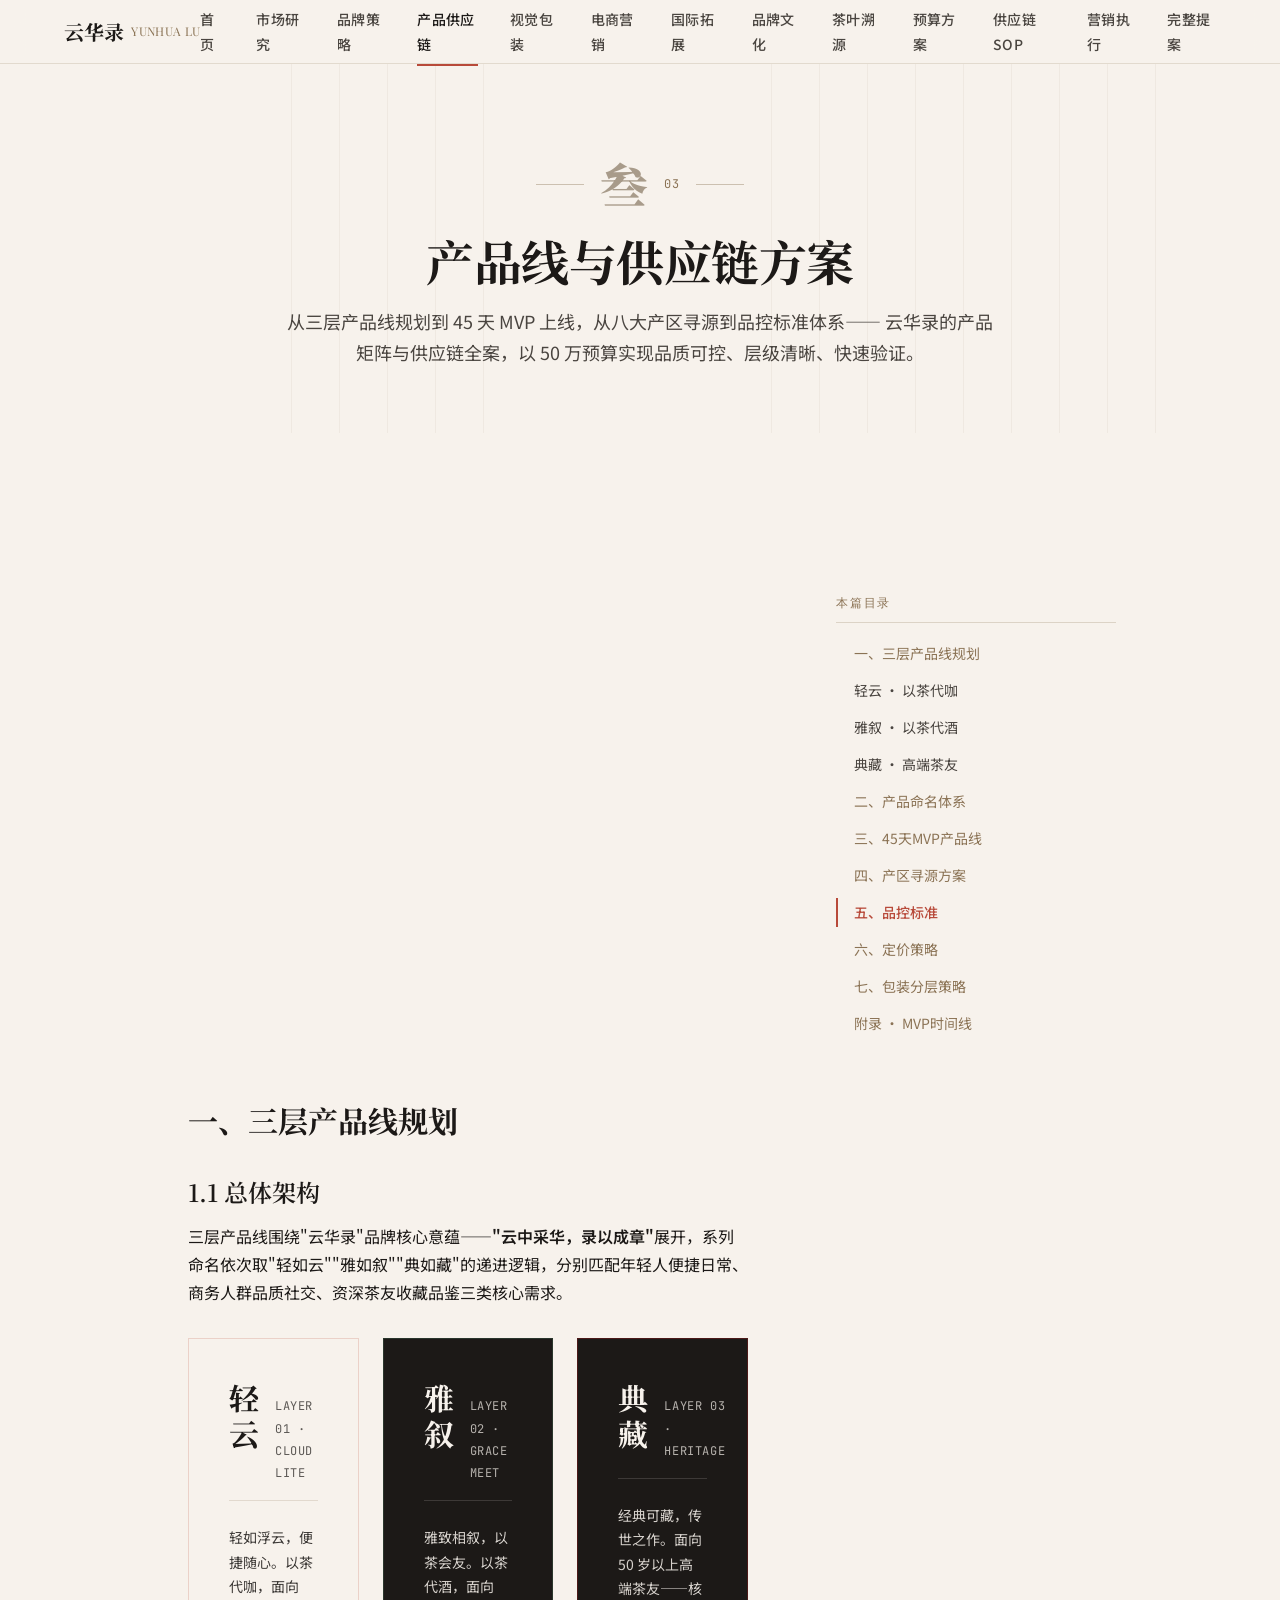
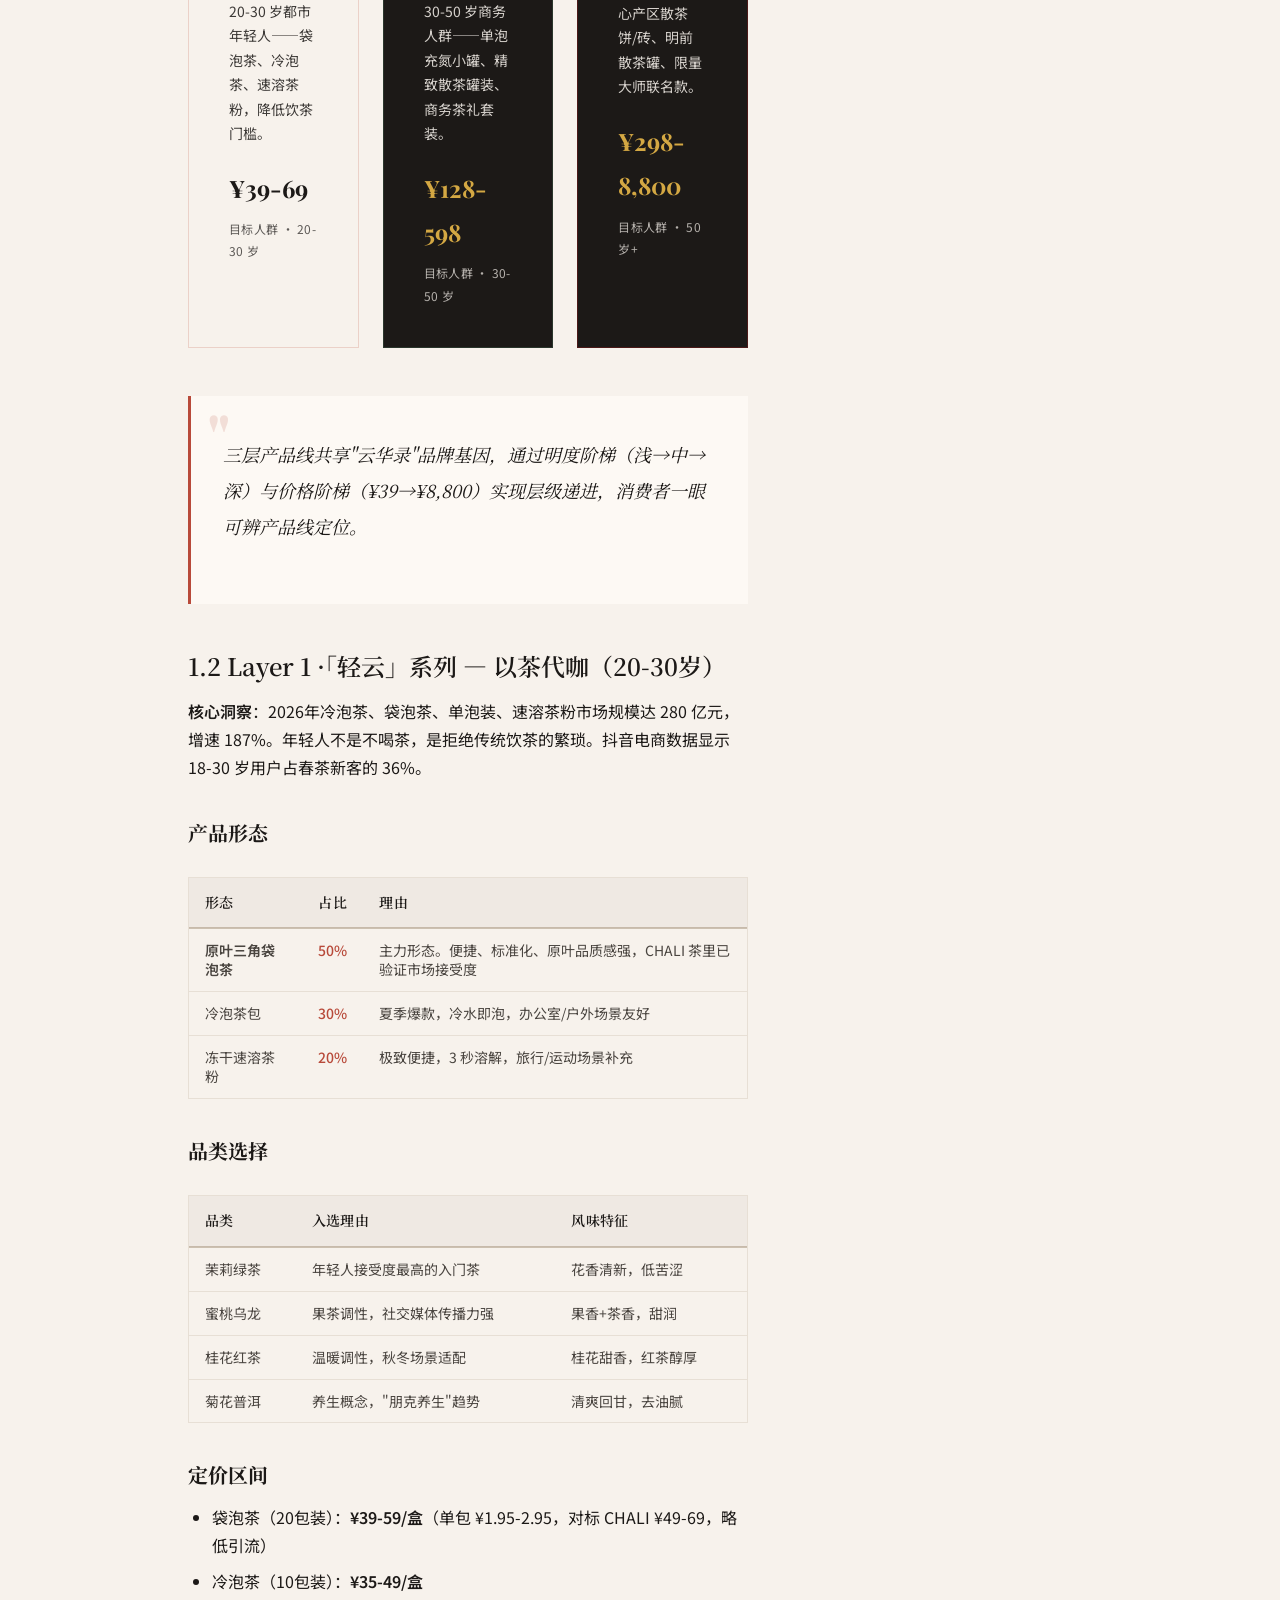
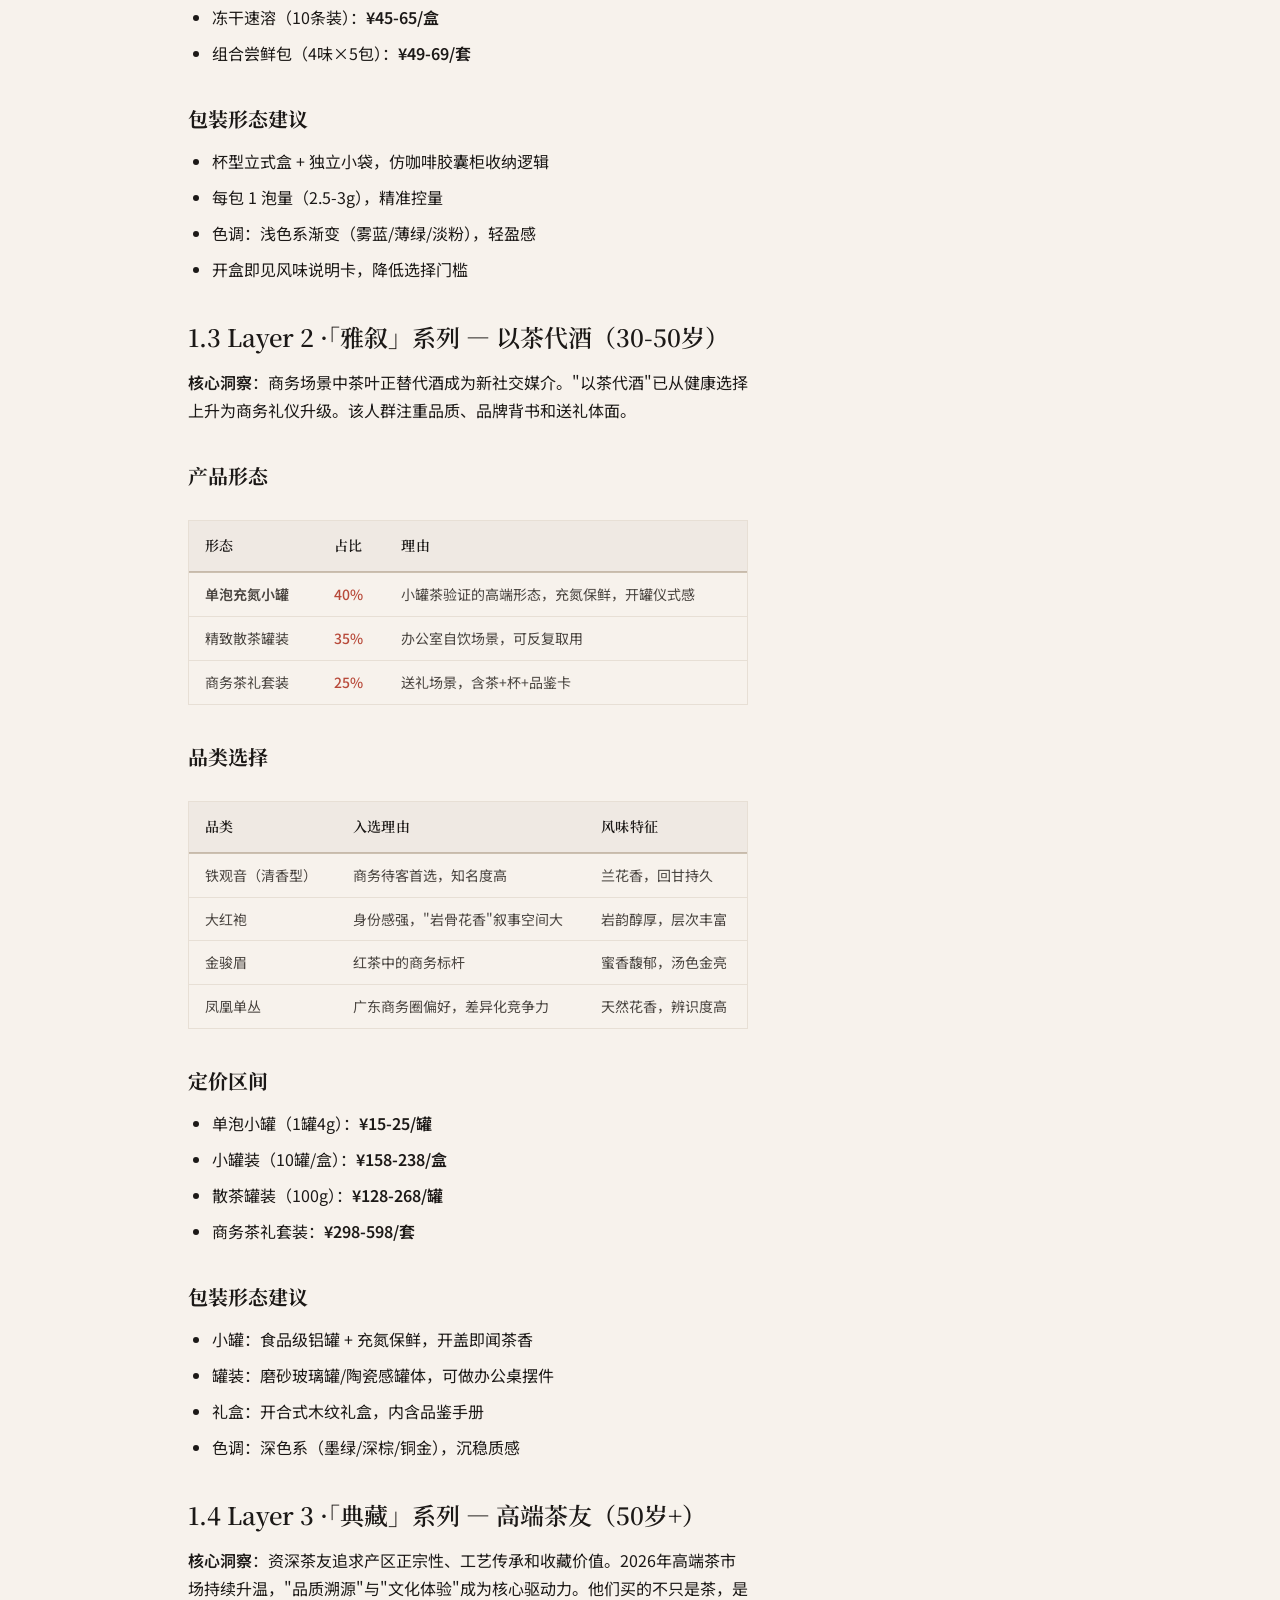
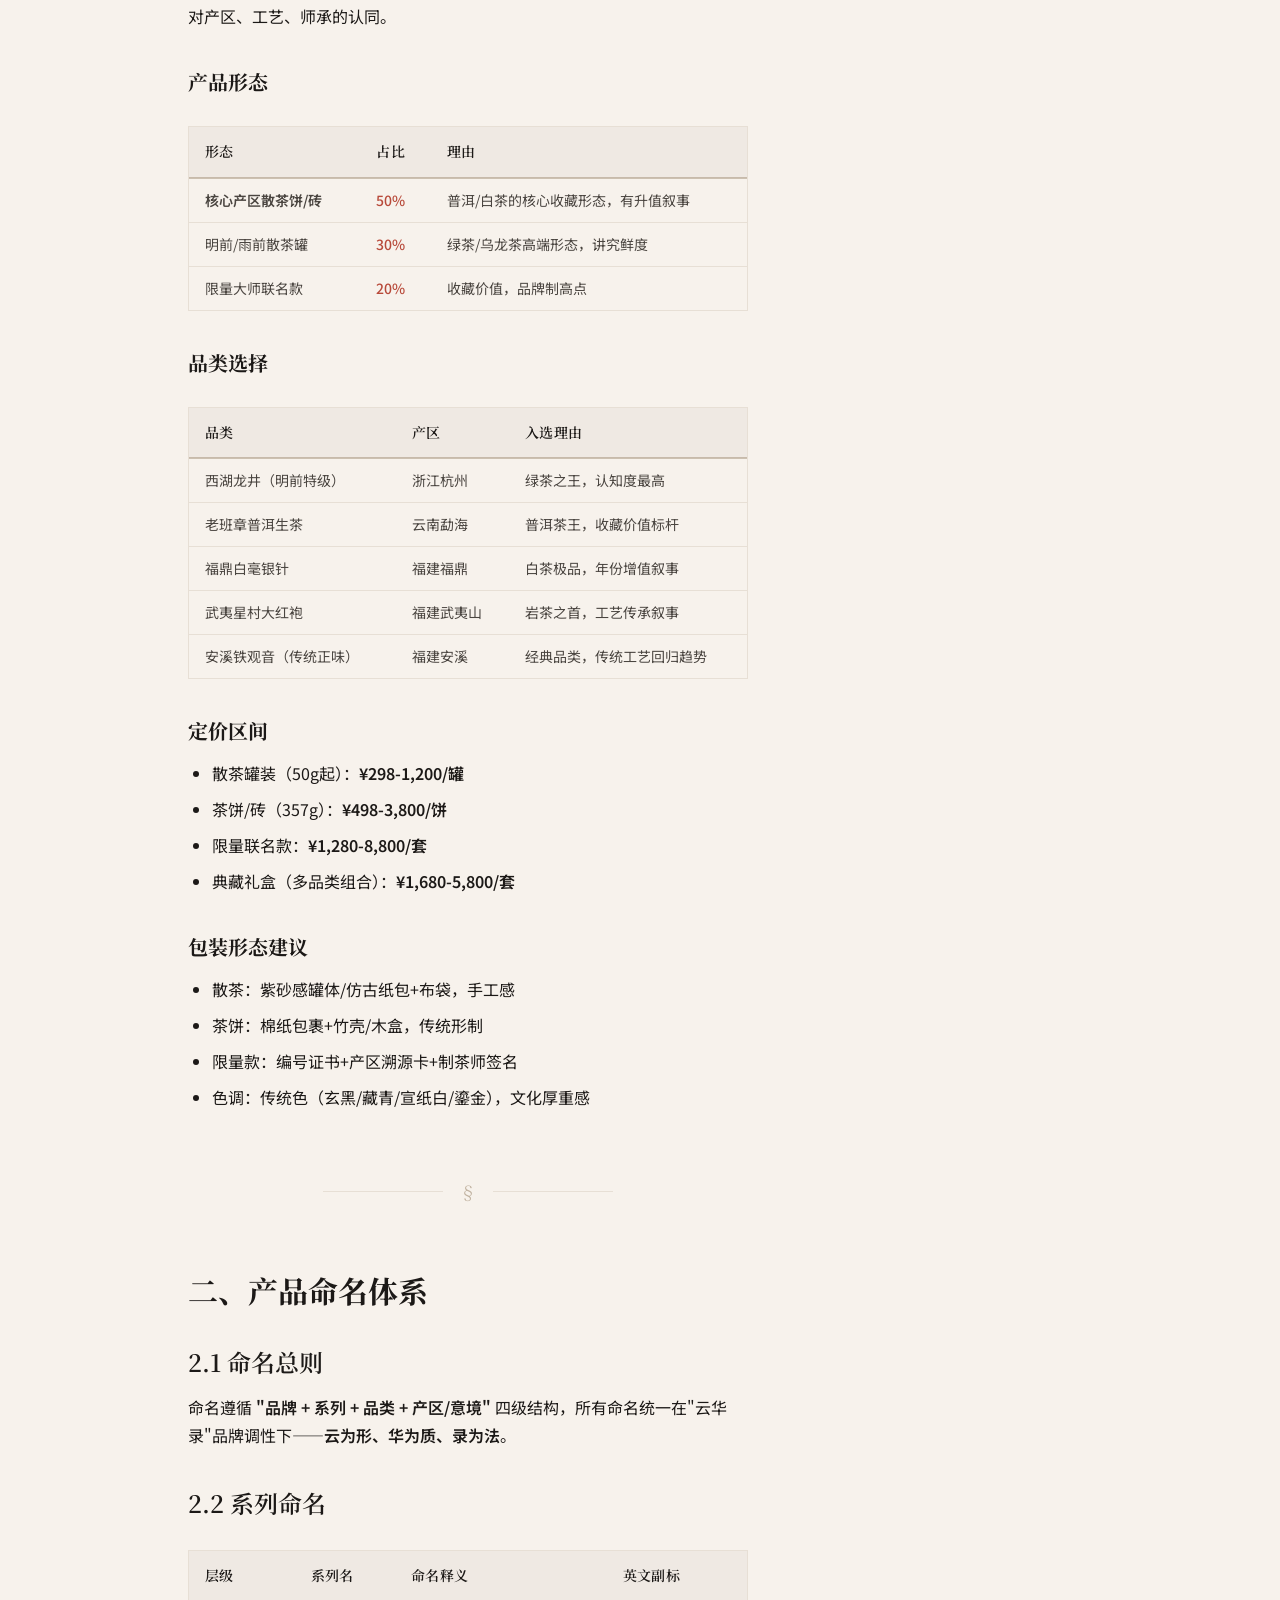
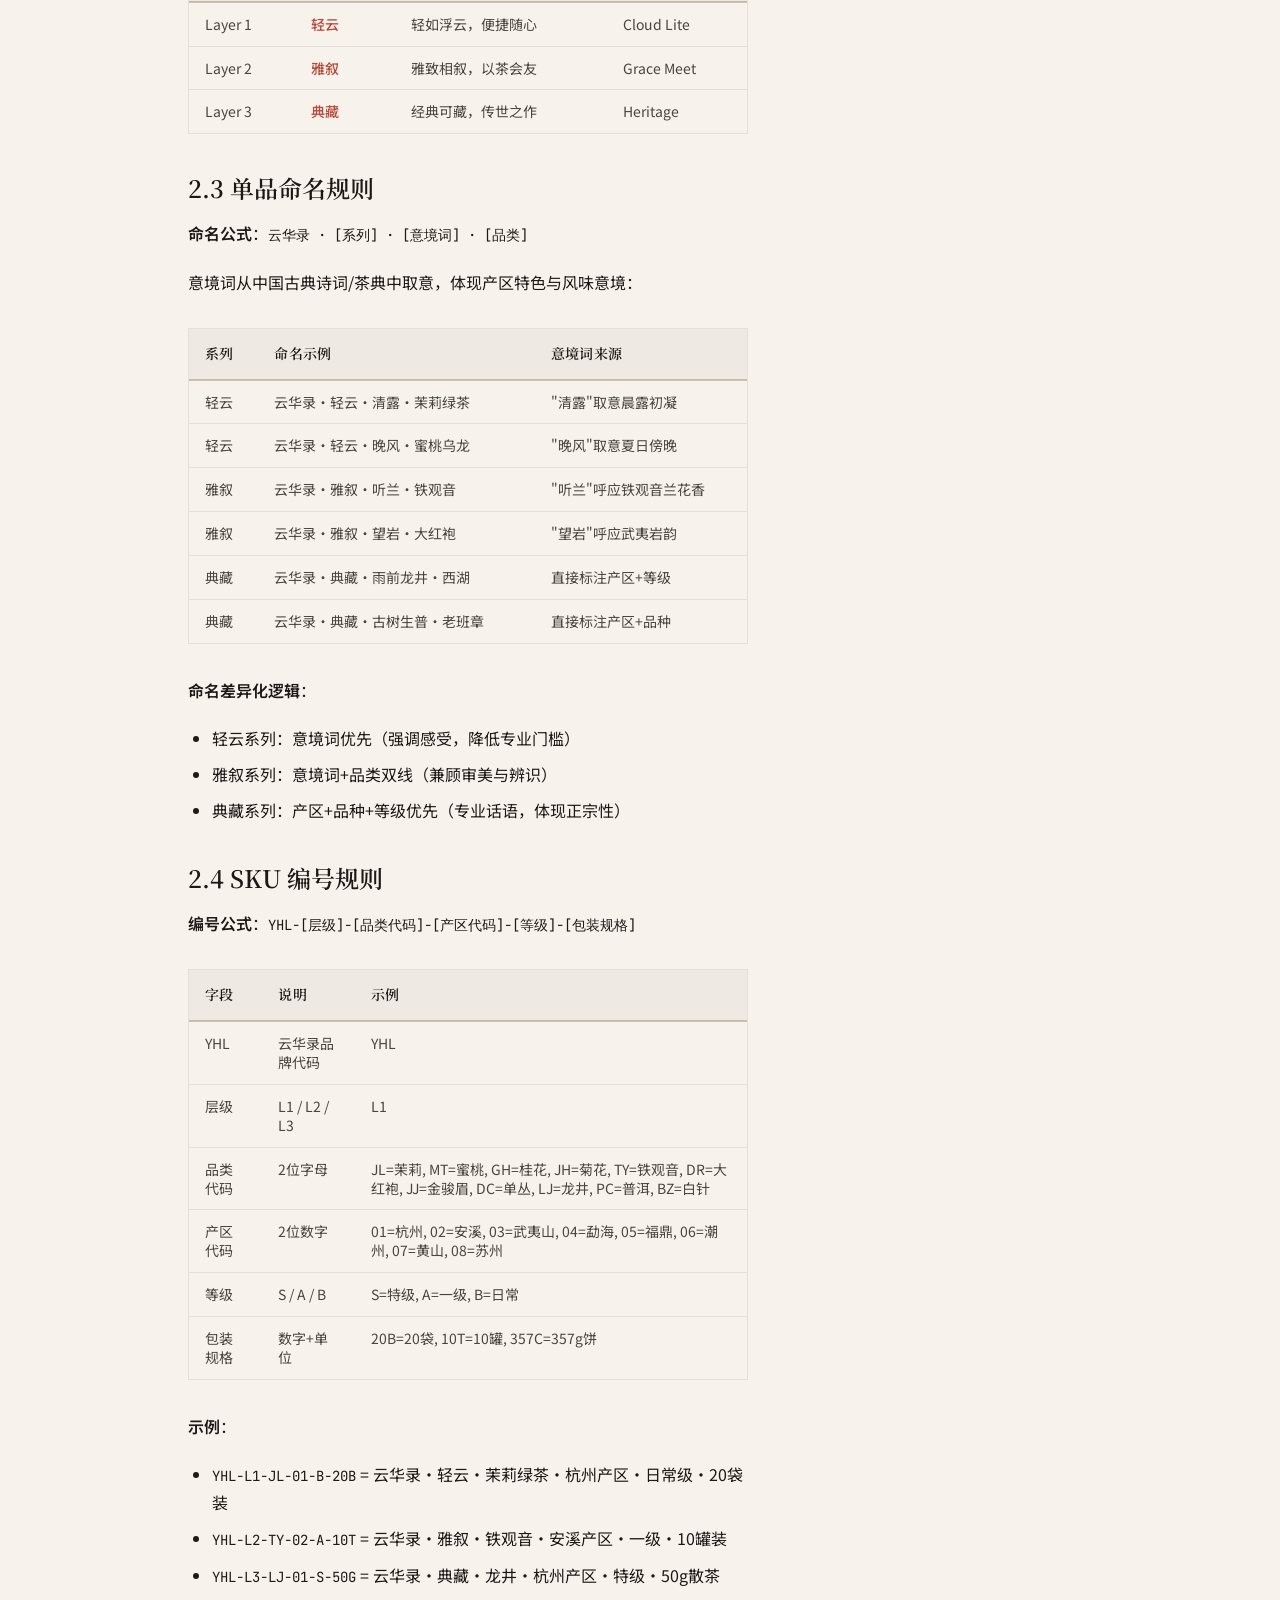
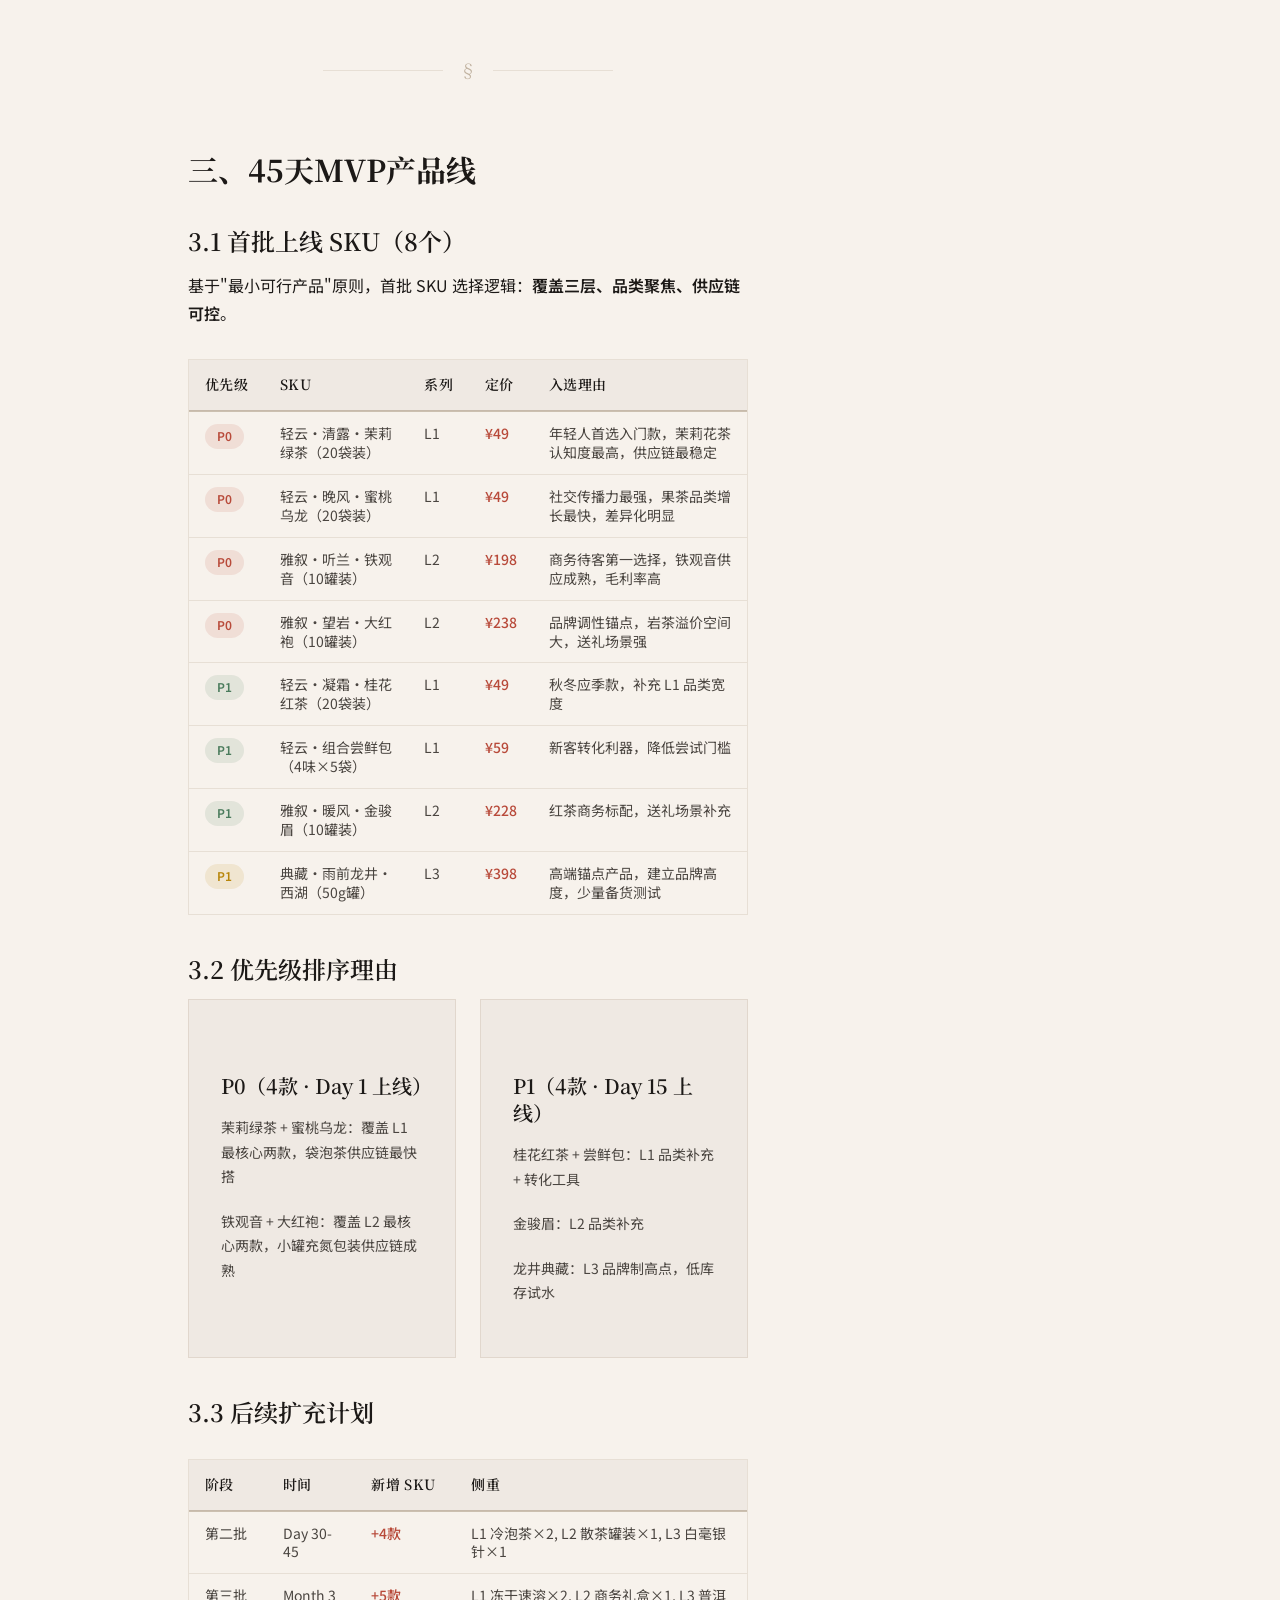
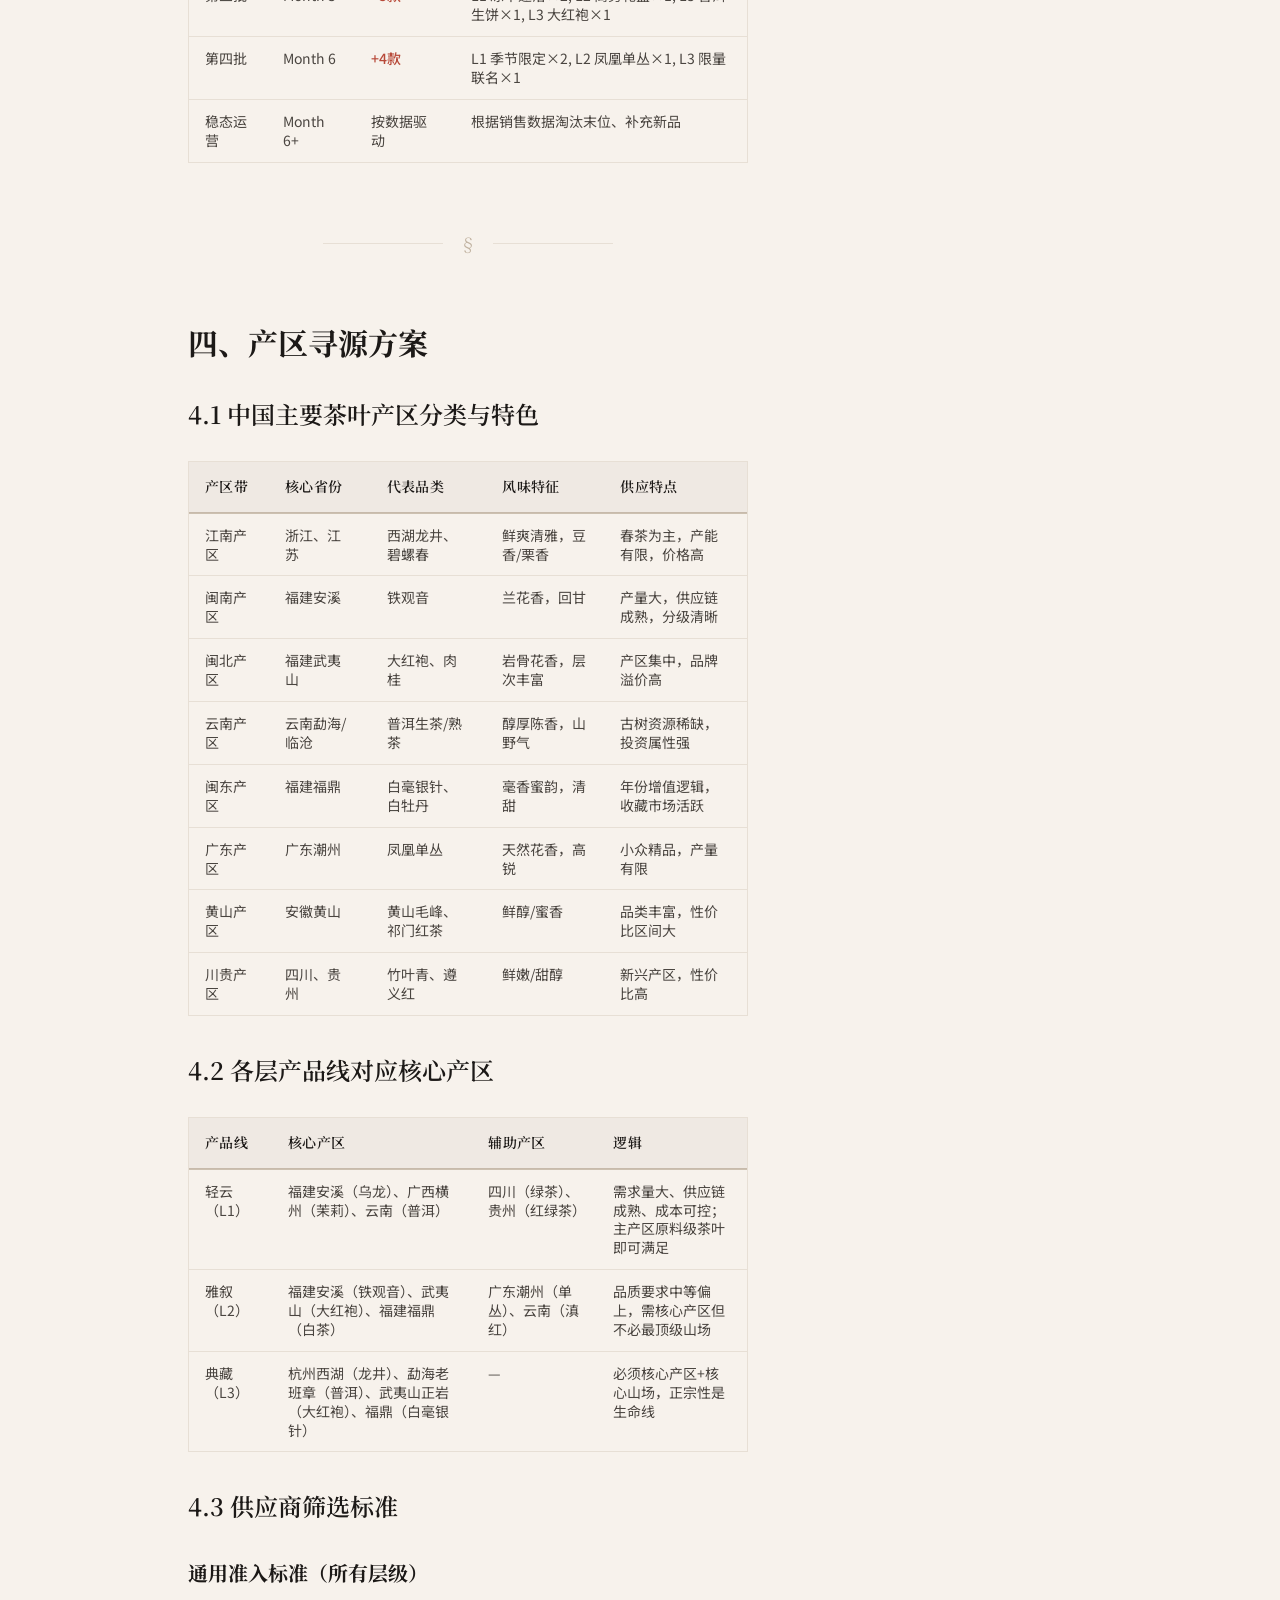
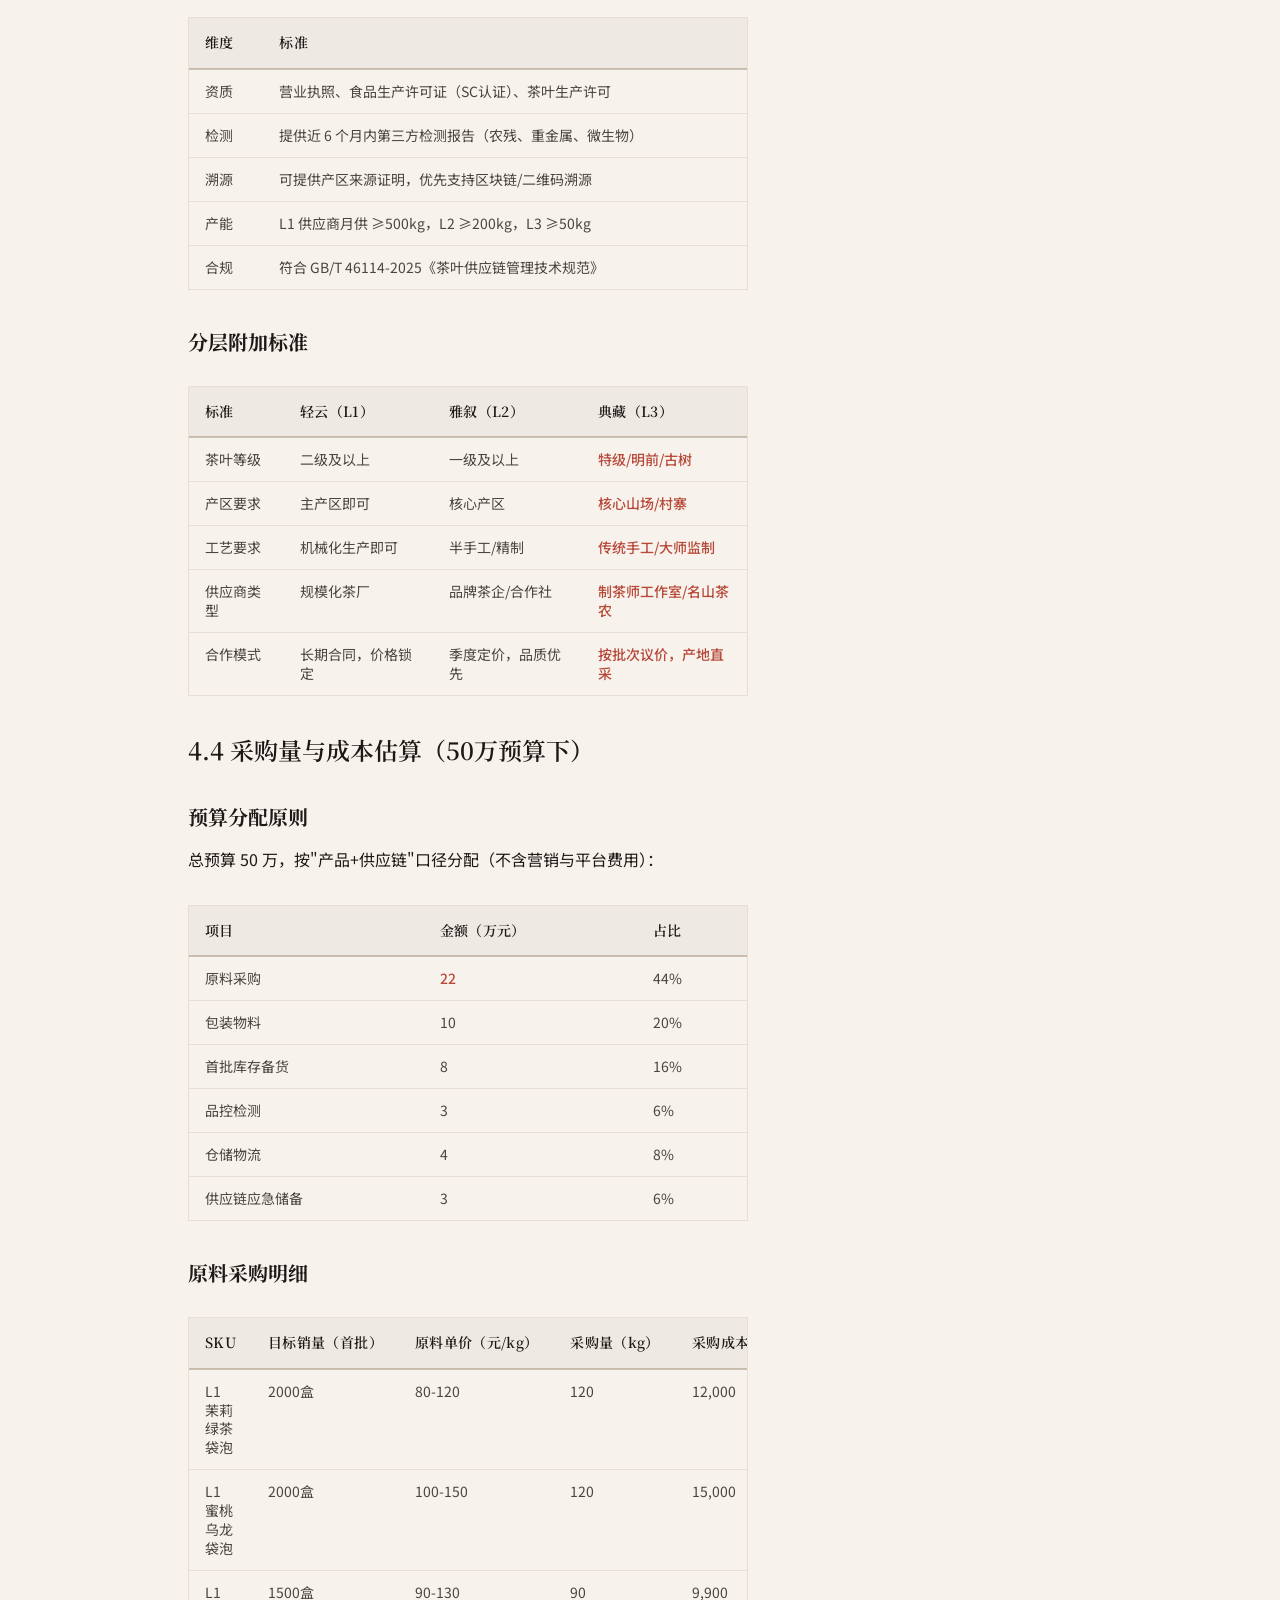
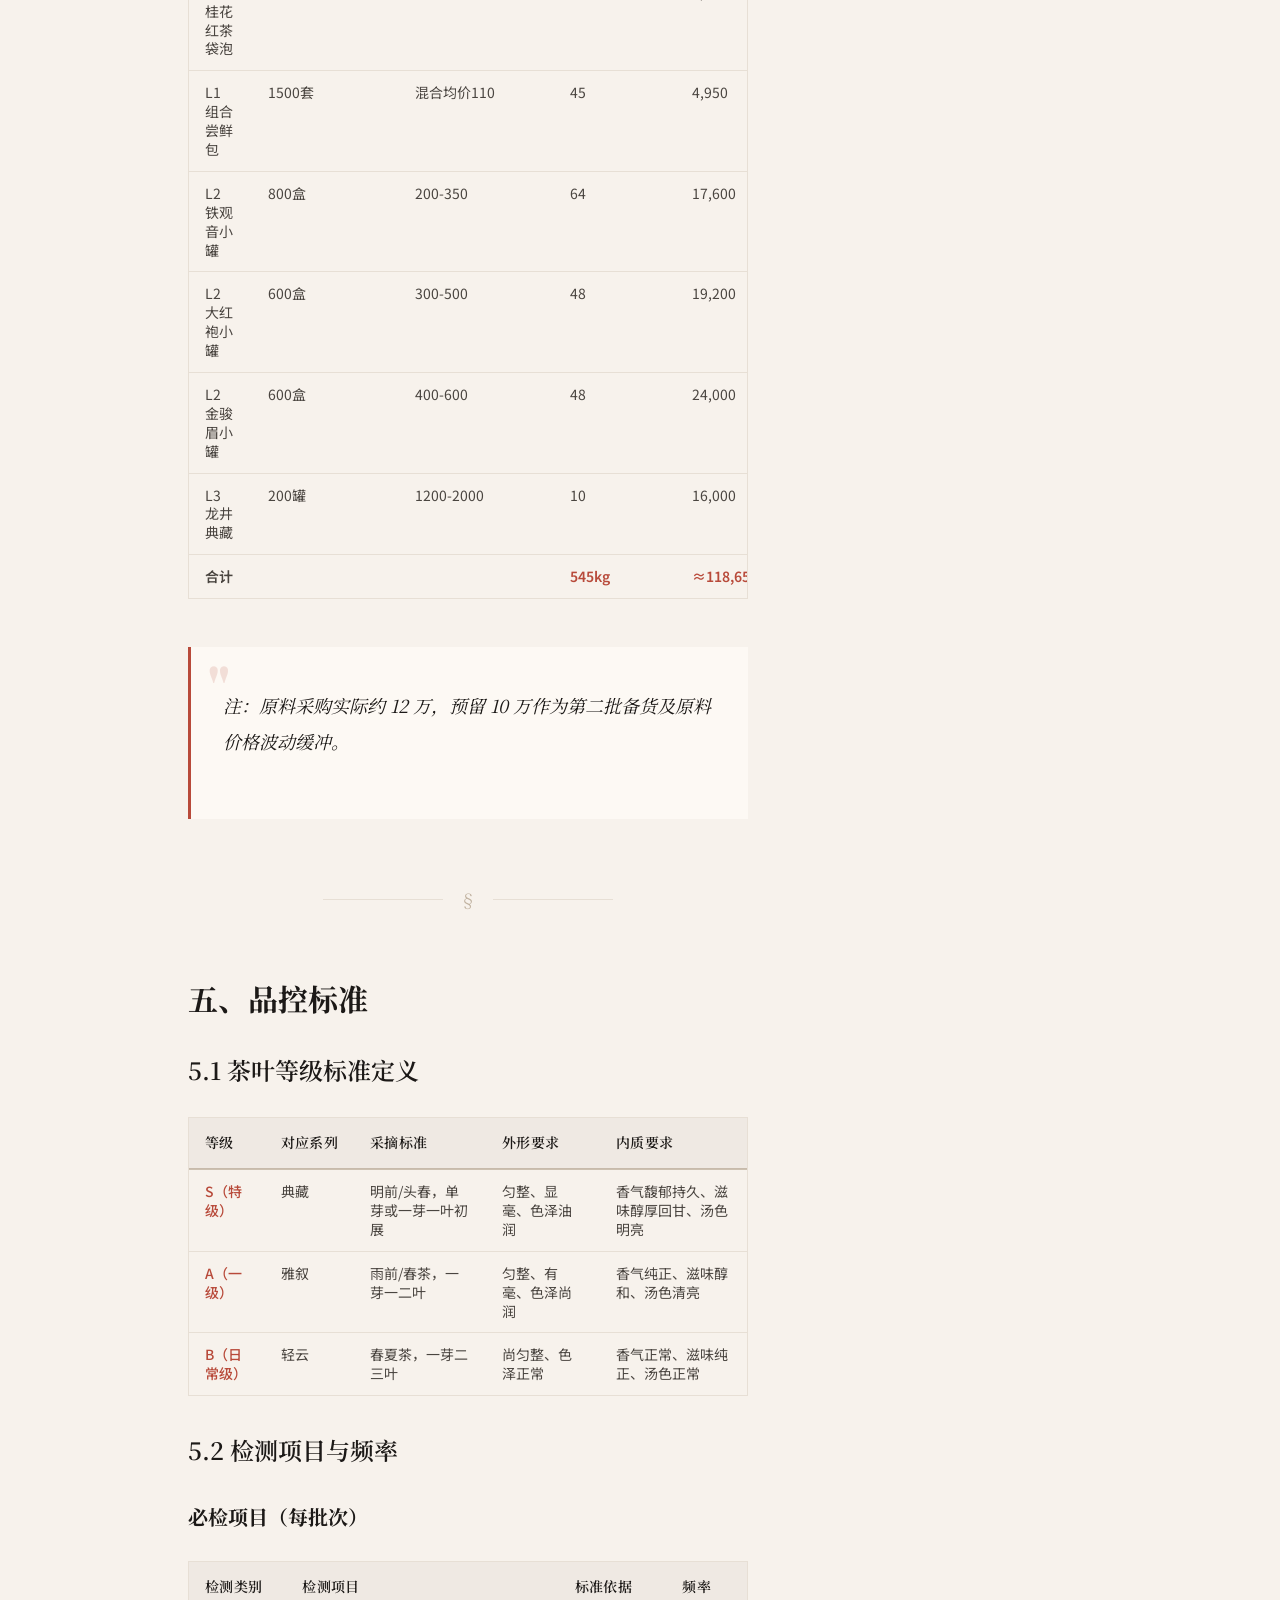
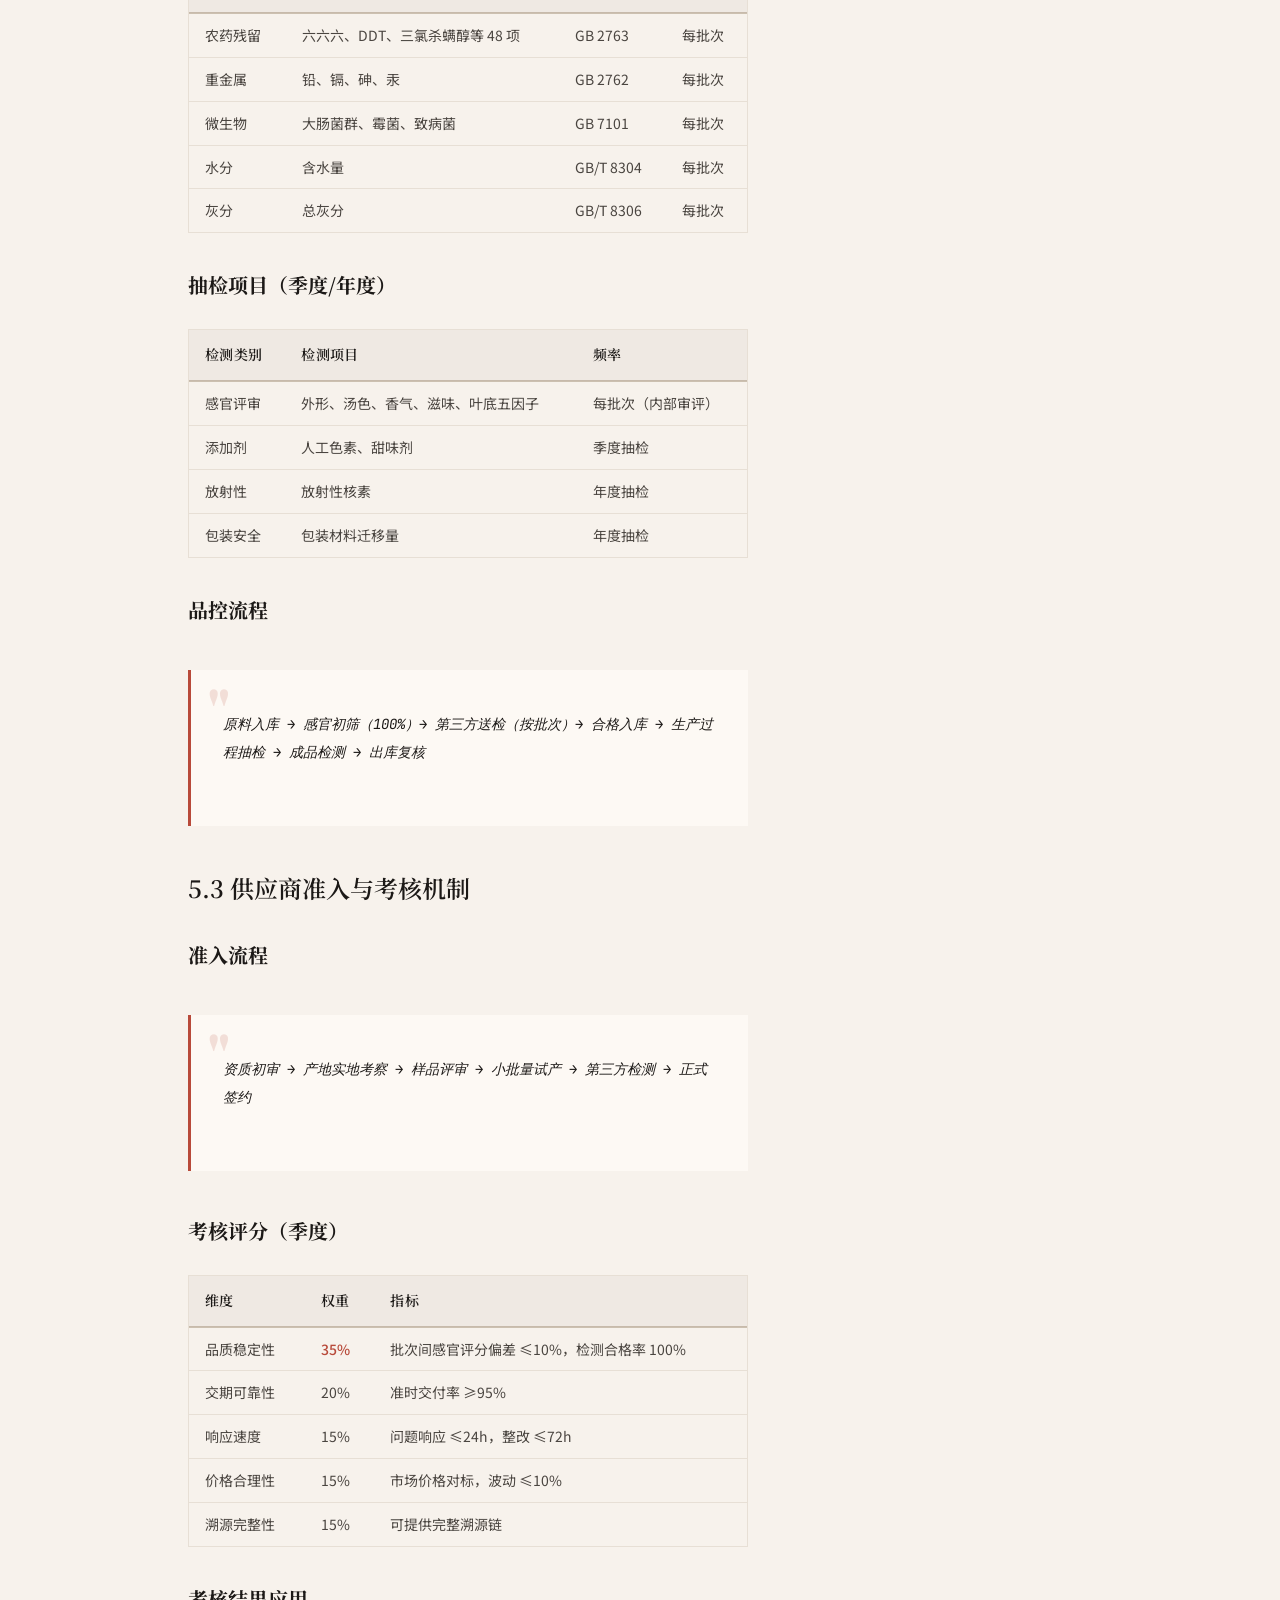
<file: pages/product-supply.html>
<!DOCTYPE html>
<html lang="zh-CN">
<head>
  <meta charset="UTF-8">
  <meta name="viewport" content="width=device-width, initial-scale=1.0">
  <title>产品线与供应链方案 · 云华录品牌全案</title>
  <meta name="description" content="云华录产品线与供应链方案——三层产品线规划、产品命名体系、45天MVP产品线、产区寻源、品控标准、定价策略与包装分层策略。">

  <link rel="stylesheet" href="../assets/css/tokens.css">
  <link rel="stylesheet" href="../assets/css/base.css">
  <link rel="stylesheet" href="../assets/css/layout.css">
  <link rel="stylesheet" href="../assets/css/components.css">
  <link rel="stylesheet" href="../assets/css/pages.css">
  <link rel="stylesheet" href="../assets/css/mobile-fix.css">

  <link rel="icon" href="data:image/svg+xml,<svg xmlns='http://www.w3.org/2000/svg' viewBox='0 0 36 36'><rect width='36' height='36' rx='2' fill='%23B84A3A'/><text x='18' y='26' font-size='20' font-family='serif' font-weight='bold' fill='%23F7F2EC' text-anchor='middle'>云</text></svg>">
</head>
<body>

  <div class="reading-progress" aria-hidden="true"></div>

  <!-- ==========================================================================
       全局导航
       ========================================================================== -->
  <header class="site-nav">
    <div class="site-nav-inner">
      <a href="../index.html" class="nav-logo">
        <span>云华录</span>
        <span class="nav-logo-en">YUNHUA LU</span>
      </a>

      <ul class="nav-list">
        <li><a href="../index.html" class="nav-link">首页</a></li>
        <li><a href="market-research.html" class="nav-link">市场研究</a></li>
        <li><a href="brand-foundation.html" class="nav-link">品牌策略</a></li>
        <li><a href="product-supply.html" class="nav-link active">产品供应链</a></li>
        <li><a href="visual-packaging.html" class="nav-link">视觉包装</a></li>
        <li><a href="ecommerce-marketing.html" class="nav-link">电商营销</a></li>
        <li><a href="international.html" class="nav-link">国际拓展</a></li>
        <li><a href="brand-culture.html" class="nav-link">品牌文化</a></li>
        <li><a href="tea-trace-report.html" class="nav-link">茶叶溯源</a></li>
<li><a href="budget-execution.html" class="nav-link">预算方案</a></li>
<li><a href="supply-chain-sop.html" class="nav-link">供应链SOP</a></li>
<li><a href="marketing-execution.html" class="nav-link">营销执行</a></li>
        <li><a href="full-proposal.html" class="nav-link">完整提案</a></li>
      </ul>

      <button class="nav-toggle" aria-label="打开菜单" aria-expanded="false">
        <span></span><span></span><span></span>
      </button>
    </div>
  </header>

  <div class="nav-drawer">
    <ul class="nav-drawer-list">
      <li><a href="../index.html" class="nav-drawer-link">首页</a></li>
      <li><a href="market-research.html" class="nav-drawer-link">市场研究</a></li>
      <li><a href="brand-foundation.html" class="nav-drawer-link">品牌策略</a></li>
      <li><a href="product-supply.html" class="nav-drawer-link active">产品供应链</a></li>
      <li><a href="visual-packaging.html" class="nav-drawer-link">视觉包装</a></li>
      <li><a href="ecommerce-marketing.html" class="nav-drawer-link">电商营销</a></li>
      <li><a href="international.html" class="nav-drawer-link">国际拓展</a></li>
      <li><a href="brand-culture.html" class="nav-drawer-link">品牌文化</a></li>
      <li><a href="tea-trace-report.html" class="nav-drawer-link">茶叶溯源</a></li>
<li><a href="budget-execution.html" class="nav-drawer-link">预算方案</a></li>
<li><a href="supply-chain-sop.html" class="nav-drawer-link">供应链SOP</a></li>
<li><a href="marketing-execution.html" class="nav-drawer-link">营销执行</a></li>
      <li><a href="full-proposal.html" class="nav-drawer-link">完整提案</a></li>
    </ul>
  </div>

  <!-- ==========================================================================
       页面主体
       ========================================================================== -->
    <main class="page-main">

    <!-- ===================== 篇章首屏 ===================== -->
    <header class="chapter-header">
      <div class="tea-grid-bg-fade" aria-hidden="true"></div>
      <div class="chapter-header-number">
        <span class="chapter-header-num-cn">叁</span>
        <span class="chapter-header-num-latin">03</span>
      </div>
      <h1 class="chapter-header-title">产品线与供应链方案</h1>
      <p class="chapter-header-lead">
        从三层产品线规划到 45 天 MVP 上线，从八大产区寻源到品控标准体系—— 云华录的产品矩阵与供应链全案，以 50 万预算实现品质可控、层级清晰、快速验证。
      </p>
    </header>

    <!-- ===================== 阅读布局 ===================== -->
    <div class="page-layout container-wide">
      <!-- 侧边目录 -->
      <aside class="toc-sidebar">
        <div class="toc-label">本篇目录</div>
        <ul class="toc-list">
          <li><a href="#sec-1" class="toc-link">一、三层产品线规划</a></li>
          <li><a href="#sec-1-2" class="toc-link sub">轻云 · 以茶代咖</a></li>
          <li><a href="#sec-1-3" class="toc-link sub">雅叙 · 以茶代酒</a></li>
          <li><a href="#sec-1-4" class="toc-link sub">典藏 · 高端茶友</a></li>
          <li><a href="#sec-2" class="toc-link">二、产品命名体系</a></li>
          <li><a href="#sec-3" class="toc-link">三、45天MVP产品线</a></li>
          <li><a href="#sec-4" class="toc-link">四、产区寻源方案</a></li>
          <li><a href="#sec-5" class="toc-link">五、品控标准</a></li>
          <li><a href="#sec-6" class="toc-link">六、定价策略</a></li>
          <li><a href="#sec-7" class="toc-link">七、包装分层策略</a></li>
          <li><a href="#sec-appendix" class="toc-link">附录 · MVP时间线</a></li>
        </ul>
      </aside>

      <!-- 正文内容 -->
      <article class="page-content">
        <div class="prose">

          <!-- ========== 一、三层产品线规划 ========== -->
          <section id="sec-1">
            <h2>一、三层产品线规划</h2>

            <h3>1.1 总体架构</h3>
            <p>三层产品线围绕"云华录"品牌核心意蕴——<strong>"云中采华，录以成章"</strong>展开，系列命名依次取"轻如云""雅如叙""典如藏"的递进逻辑，分别匹配年轻人便捷日常、商务人群品质社交、资深茶友收藏品鉴三类核心需求。</p>

            <div class="card-grid card-grid-3 reveal" style="margin: 32px 0;">
              <div class="product-line product-line-explore">
                <div class="product-line-header">
                  <span class="product-line-name">轻云</span>
                  <span class="product-line-tier">LAYER 01 · CLOUD LITE</span>
                </div>
                <p class="product-line-desc">轻如浮云，便捷随心。以茶代咖，面向 20-30 岁都市年轻人——袋泡茶、冷泡茶、速溶茶粉，降低饮茶门槛。</p>
                <div class="product-line-price">¥39-69</div>
                <div class="product-line-target">目标人群 · 20-30 岁</div>
              </div>
              <div class="product-line product-line-tasting">
                <div class="product-line-header">
                  <span class="product-line-name">雅叙</span>
                  <span class="product-line-tier">LAYER 02 · GRACE MEET</span>
                </div>
                <p class="product-line-desc">雅致相叙，以茶会友。以茶代酒，面向 30-50 岁商务人群——单泡充氮小罐、精致散茶罐装、商务茶礼套装。</p>
                <div class="product-line-price">¥128-598</div>
                <div class="product-line-target">目标人群 · 30-50 岁</div>
              </div>
              <div class="product-line product-line-collection">
                <div class="product-line-header">
                  <span class="product-line-name">典藏</span>
                  <span class="product-line-tier">LAYER 03 · HERITAGE</span>
                </div>
                <p class="product-line-desc">经典可藏，传世之作。面向 50 岁以上高端茶友——核心产区散茶饼/砖、明前散茶罐、限量大师联名款。</p>
                <div class="product-line-price">¥298-8,800</div>
                <div class="product-line-target">目标人群 · 50 岁+</div>
              </div>
            </div>

            <div class="quote-block reveal">
              <p class="quote-text">三层产品线共享"云华录"品牌基因，通过明度阶梯（浅→中→深）与价格阶梯（¥39→¥8,800）实现层级递进，消费者一眼可辨产品线定位。</p>
            </div>

            <!-- ===== 1.2 轻云 ===== -->
            <h3 id="sec-1-2">1.2 Layer 1 ·「轻云」系列 — 以茶代咖（20-30岁）</h3>
            <p><strong>核心洞察</strong>：2026年冷泡茶、袋泡茶、单泡装、速溶茶粉市场规模达 280 亿元，增速 187%。年轻人不是不喝茶，是拒绝传统饮茶的繁琐。抖音电商数据显示 18-30 岁用户占春茶新客的 36%。</p>

            <h4>产品形态</h4>
            <div class="data-table-wrap reveal">
              <table class="data-table">
                <thead>
                  <tr><th>形态</th><th>占比</th><th>理由</th></tr>
                </thead>
                <tbody>
                  <tr><td><strong>原叶三角袋泡茶</strong></td><td class="col-highlight">50%</td><td>主力形态。便捷、标准化、原叶品质感强，CHALI 茶里已验证市场接受度</td></tr>
                  <tr><td>冷泡茶包</td><td class="col-highlight">30%</td><td>夏季爆款，冷水即泡，办公室/户外场景友好</td></tr>
                  <tr><td>冻干速溶茶粉</td><td class="col-highlight">20%</td><td>极致便捷，3 秒溶解，旅行/运动场景补充</td></tr>
                </tbody>
              </table>
            </div>

            <h4>品类选择</h4>
            <div class="data-table-wrap reveal">
              <table class="data-table">
                <thead>
                  <tr><th>品类</th><th>入选理由</th><th>风味特征</th></tr>
                </thead>
                <tbody>
                  <tr><td>茉莉绿茶</td><td>年轻人接受度最高的入门茶</td><td>花香清新，低苦涩</td></tr>
                  <tr><td>蜜桃乌龙</td><td>果茶调性，社交媒体传播力强</td><td>果香+茶香，甜润</td></tr>
                  <tr><td>桂花红茶</td><td>温暖调性，秋冬场景适配</td><td>桂花甜香，红茶醇厚</td></tr>
                  <tr><td>菊花普洱</td><td>养生概念，"朋克养生"趋势</td><td>清爽回甘，去油腻</td></tr>
                </tbody>
              </table>
            </div>

            <h4>定价区间</h4>
            <ul>
              <li>袋泡茶（20包装）：<strong>¥39-59/盒</strong>（单包 ¥1.95-2.95，对标 CHALI ¥49-69，略低引流）</li>
              <li>冷泡茶（10包装）：<strong>¥35-49/盒</strong></li>
              <li>冻干速溶（10条装）：<strong>¥45-65/盒</strong></li>
              <li>组合尝鲜包（4味×5包）：<strong>¥49-69/套</strong></li>
            </ul>

            <h4>包装形态建议</h4>
            <ul>
              <li>杯型立式盒 + 独立小袋，仿咖啡胶囊柜收纳逻辑</li>
              <li>每包 1 泡量（2.5-3g），精准控量</li>
              <li>色调：浅色系渐变（雾蓝/薄绿/淡粉），轻盈感</li>
              <li>开盒即见风味说明卡，降低选择门槛</li>
            </ul>

            <!-- ===== 1.3 雅叙 ===== -->
            <h3 id="sec-1-3">1.3 Layer 2 ·「雅叙」系列 — 以茶代酒（30-50岁）</h3>
            <p><strong>核心洞察</strong>：商务场景中茶叶正替代酒成为新社交媒介。"以茶代酒"已从健康选择上升为商务礼仪升级。该人群注重品质、品牌背书和送礼体面。</p>

            <h4>产品形态</h4>
            <div class="data-table-wrap reveal">
              <table class="data-table">
                <thead>
                  <tr><th>形态</th><th>占比</th><th>理由</th></tr>
                </thead>
                <tbody>
                  <tr><td><strong>单泡充氮小罐</strong></td><td class="col-highlight">40%</td><td>小罐茶验证的高端形态，充氮保鲜，开罐仪式感</td></tr>
                  <tr><td>精致散茶罐装</td><td class="col-highlight">35%</td><td>办公室自饮场景，可反复取用</td></tr>
                  <tr><td>商务茶礼套装</td><td class="col-highlight">25%</td><td>送礼场景，含茶+杯+品鉴卡</td></tr>
                </tbody>
              </table>
            </div>

            <h4>品类选择</h4>
            <div class="data-table-wrap reveal">
              <table class="data-table">
                <thead>
                  <tr><th>品类</th><th>入选理由</th><th>风味特征</th></tr>
                </thead>
                <tbody>
                  <tr><td>铁观音（清香型）</td><td>商务待客首选，知名度高</td><td>兰花香，回甘持久</td></tr>
                  <tr><td>大红袍</td><td>身份感强，"岩骨花香"叙事空间大</td><td>岩韵醇厚，层次丰富</td></tr>
                  <tr><td>金骏眉</td><td>红茶中的商务标杆</td><td>蜜香馥郁，汤色金亮</td></tr>
                  <tr><td>凤凰单丛</td><td>广东商务圈偏好，差异化竞争力</td><td>天然花香，辨识度高</td></tr>
                </tbody>
              </table>
            </div>

            <h4>定价区间</h4>
            <ul>
              <li>单泡小罐（1罐4g）：<strong>¥15-25/罐</strong></li>
              <li>小罐装（10罐/盒）：<strong>¥158-238/盒</strong></li>
              <li>散茶罐装（100g）：<strong>¥128-268/罐</strong></li>
              <li>商务茶礼套装：<strong>¥298-598/套</strong></li>
            </ul>

            <h4>包装形态建议</h4>
            <ul>
              <li>小罐：食品级铝罐 + 充氮保鲜，开盖即闻茶香</li>
              <li>罐装：磨砂玻璃罐/陶瓷感罐体，可做办公桌摆件</li>
              <li>礼盒：开合式木纹礼盒，内含品鉴手册</li>
              <li>色调：深色系（墨绿/深棕/铜金），沉稳质感</li>
            </ul>

            <!-- ===== 1.4 典藏 ===== -->
            <h3 id="sec-1-4">1.4 Layer 3 ·「典藏」系列 — 高端茶友（50岁+）</h3>
            <p><strong>核心洞察</strong>：资深茶友追求产区正宗性、工艺传承和收藏价值。2026年高端茶市场持续升温，"品质溯源"与"文化体验"成为核心驱动力。他们买的不只是茶，是对产区、工艺、师承的认同。</p>

            <h4>产品形态</h4>
            <div class="data-table-wrap reveal">
              <table class="data-table">
                <thead>
                  <tr><th>形态</th><th>占比</th><th>理由</th></tr>
                </thead>
                <tbody>
                  <tr><td><strong>核心产区散茶饼/砖</strong></td><td class="col-highlight">50%</td><td>普洱/白茶的核心收藏形态，有升值叙事</td></tr>
                  <tr><td>明前/雨前散茶罐</td><td class="col-highlight">30%</td><td>绿茶/乌龙茶高端形态，讲究鲜度</td></tr>
                  <tr><td>限量大师联名款</td><td class="col-highlight">20%</td><td>收藏价值，品牌制高点</td></tr>
                </tbody>
              </table>
            </div>

            <h4>品类选择</h4>
            <div class="data-table-wrap reveal">
              <table class="data-table">
                <thead>
                  <tr><th>品类</th><th>产区</th><th>入选理由</th></tr>
                </thead>
                <tbody>
                  <tr><td>西湖龙井（明前特级）</td><td>浙江杭州</td><td>绿茶之王，认知度最高</td></tr>
                  <tr><td>老班章普洱生茶</td><td>云南勐海</td><td>普洱茶王，收藏价值标杆</td></tr>
                  <tr><td>福鼎白毫银针</td><td>福建福鼎</td><td>白茶极品，年份增值叙事</td></tr>
                  <tr><td>武夷星村大红袍</td><td>福建武夷山</td><td>岩茶之首，工艺传承叙事</td></tr>
                  <tr><td>安溪铁观音（传统正味）</td><td>福建安溪</td><td>经典品类，传统工艺回归趋势</td></tr>
                </tbody>
              </table>
            </div>

            <h4>定价区间</h4>
            <ul>
              <li>散茶罐装（50g起）：<strong>¥298-1,200/罐</strong></li>
              <li>茶饼/砖（357g）：<strong>¥498-3,800/饼</strong></li>
              <li>限量联名款：<strong>¥1,280-8,800/套</strong></li>
              <li>典藏礼盒（多品类组合）：<strong>¥1,680-5,800/套</strong></li>
            </ul>

            <h4>包装形态建议</h4>
            <ul>
              <li>散茶：紫砂感罐体/仿古纸包+布袋，手工感</li>
              <li>茶饼：棉纸包裹+竹壳/木盒，传统形制</li>
              <li>限量款：编号证书+产区溯源卡+制茶师签名</li>
              <li>色调：传统色（玄黑/藏青/宣纸白/鎏金），文化厚重感</li>
            </ul>
          </section>

          <div class="divider"><span class="divider-line"></span><span class="divider-mark">§</span><span class="divider-line"></span></div>

          <!-- ========== 二、产品命名体系 ========== -->
          <section id="sec-2">
            <h2>二、产品命名体系</h2>

            <h3>2.1 命名总则</h3>
            <p>命名遵循 <strong>"品牌 + 系列 + 品类 + 产区/意境"</strong> 四级结构，所有命名统一在"云华录"品牌调性下——<strong>云为形、华为质、录为法</strong>。</p>

            <h3>2.2 系列命名</h3>
            <div class="data-table-wrap reveal">
              <table class="data-table">
                <thead>
                  <tr><th>层级</th><th>系列名</th><th>命名释义</th><th>英文副标</th></tr>
                </thead>
                <tbody>
                  <tr><td>Layer 1</td><td class="col-highlight">轻云</td><td>轻如浮云，便捷随心</td><td>Cloud Lite</td></tr>
                  <tr><td>Layer 2</td><td class="col-highlight">雅叙</td><td>雅致相叙，以茶会友</td><td>Grace Meet</td></tr>
                  <tr><td>Layer 3</td><td class="col-highlight">典藏</td><td>经典可藏，传世之作</td><td>Heritage</td></tr>
                </tbody>
              </table>
            </div>

            <h3>2.3 单品命名规则</h3>
            <p><strong>命名公式</strong>：<code>云华录 · [系列] · [意境词] · [品类]</code></p>
            <p>意境词从中国古典诗词/茶典中取意，体现产区特色与风味意境：</p>
            <div class="data-table-wrap reveal">
              <table class="data-table">
                <thead>
                  <tr><th>系列</th><th>命名示例</th><th>意境词来源</th></tr>
                </thead>
                <tbody>
                  <tr><td>轻云</td><td>云华录·轻云·清露·茉莉绿茶</td><td>"清露"取意晨露初凝</td></tr>
                  <tr><td>轻云</td><td>云华录·轻云·晚风·蜜桃乌龙</td><td>"晚风"取意夏日傍晚</td></tr>
                  <tr><td>雅叙</td><td>云华录·雅叙·听兰·铁观音</td><td>"听兰"呼应铁观音兰花香</td></tr>
                  <tr><td>雅叙</td><td>云华录·雅叙·望岩·大红袍</td><td>"望岩"呼应武夷岩韵</td></tr>
                  <tr><td>典藏</td><td>云华录·典藏·雨前龙井·西湖</td><td>直接标注产区+等级</td></tr>
                  <tr><td>典藏</td><td>云华录·典藏·古树生普·老班章</td><td>直接标注产区+品种</td></tr>
                </tbody>
              </table>
            </div>

            <p><strong>命名差异化逻辑</strong>：</p>
            <ul>
              <li>轻云系列：意境词优先（强调感受，降低专业门槛）</li>
              <li>雅叙系列：意境词+品类双线（兼顾审美与辨识）</li>
              <li>典藏系列：产区+品种+等级优先（专业话语，体现正宗性）</li>
            </ul>

            <h3>2.4 SKU 编号规则</h3>
            <p><strong>编号公式</strong>：<code>YHL-[层级]-[品类代码]-[产区代码]-[等级]-[包装规格]</code></p>
            <div class="data-table-wrap reveal">
              <table class="data-table">
                <thead>
                  <tr><th>字段</th><th>说明</th><th>示例</th></tr>
                </thead>
                <tbody>
                  <tr><td>YHL</td><td>云华录品牌代码</td><td>YHL</td></tr>
                  <tr><td>层级</td><td>L1 / L2 / L3</td><td>L1</td></tr>
                  <tr><td>品类代码</td><td>2位字母</td><td>JL=茉莉, MT=蜜桃, GH=桂花, JH=菊花, TY=铁观音, DR=大红袍, JJ=金骏眉, DC=单丛, LJ=龙井, PC=普洱, BZ=白针</td></tr>
                  <tr><td>产区代码</td><td>2位数字</td><td>01=杭州, 02=安溪, 03=武夷山, 04=勐海, 05=福鼎, 06=潮州, 07=黄山, 08=苏州</td></tr>
                  <tr><td>等级</td><td>S / A / B</td><td>S=特级, A=一级, B=日常</td></tr>
                  <tr><td>包装规格</td><td>数字+单位</td><td>20B=20袋, 10T=10罐, 357C=357g饼</td></tr>
                </tbody>
              </table>
            </div>
            <p><strong>示例</strong>：</p>
            <ul>
              <li><code>YHL-L1-JL-01-B-20B</code> = 云华录·轻云·茉莉绿茶·杭州产区·日常级·20袋装</li>
              <li><code>YHL-L2-TY-02-A-10T</code> = 云华录·雅叙·铁观音·安溪产区·一级·10罐装</li>
              <li><code>YHL-L3-LJ-01-S-50G</code> = 云华录·典藏·龙井·杭州产区·特级·50g散茶</li>
            </ul>
          </section>

          <div class="divider"><span class="divider-line"></span><span class="divider-mark">§</span><span class="divider-line"></span></div>

          <!-- ========== 三、45天MVP产品线 ========== -->
          <section id="sec-3">
            <h2>三、45天MVP产品线</h2>

            <h3>3.1 首批上线 SKU（8个）</h3>
            <p>基于"最小可行产品"原则，首批 SKU 选择逻辑：<strong>覆盖三层、品类聚焦、供应链可控</strong>。</p>
            <div class="data-table-wrap reveal">
              <table class="data-table">
                <thead>
                  <tr><th>优先级</th><th>SKU</th><th>系列</th><th>定价</th><th>入选理由</th></tr>
                </thead>
                <tbody>
                  <tr><td><span class="badge badge-vermilion">P0</span></td><td>轻云·清露·茉莉绿茶（20袋装）</td><td>L1</td><td class="col-highlight">¥49</td><td>年轻人首选入门款，茉莉花茶认知度最高，供应链最稳定</td></tr>
                  <tr><td><span class="badge badge-vermilion">P0</span></td><td>轻云·晚风·蜜桃乌龙（20袋装）</td><td>L1</td><td class="col-highlight">¥49</td><td>社交传播力最强，果茶品类增长最快，差异化明显</td></tr>
                  <tr><td><span class="badge badge-vermilion">P0</span></td><td>雅叙·听兰·铁观音（10罐装）</td><td>L2</td><td class="col-highlight">¥198</td><td>商务待客第一选择，铁观音供应成熟，毛利率高</td></tr>
                  <tr><td><span class="badge badge-vermilion">P0</span></td><td>雅叙·望岩·大红袍（10罐装）</td><td>L2</td><td class="col-highlight">¥238</td><td>品牌调性锚点，岩茶溢价空间大，送礼场景强</td></tr>
                  <tr><td><span class="badge badge-pine">P1</span></td><td>轻云·凝霜·桂花红茶（20袋装）</td><td>L1</td><td class="col-highlight">¥49</td><td>秋冬应季款，补充 L1 品类宽度</td></tr>
                  <tr><td><span class="badge badge-pine">P1</span></td><td>轻云·组合尝鲜包（4味×5袋）</td><td>L1</td><td class="col-highlight">¥59</td><td>新客转化利器，降低尝试门槛</td></tr>
                  <tr><td><span class="badge badge-pine">P1</span></td><td>雅叙·暖风·金骏眉（10罐装）</td><td>L2</td><td class="col-highlight">¥228</td><td>红茶商务标配，送礼场景补充</td></tr>
                  <tr><td><span class="badge badge-gold">P1</span></td><td>典藏·雨前龙井·西湖（50g罐）</td><td>L3</td><td class="col-highlight">¥398</td><td>高端锚点产品，建立品牌高度，少量备货测试</td></tr>
                </tbody>
              </table>
            </div>

            <h3>3.2 优先级排序理由</h3>
            <div class="card-grid card-grid-2 reveal">
              <div class="info-card info-card-alt">
                <h4 class="info-card-title">P0（4款 · Day 1 上线）</h4>
                <div class="info-card-body">
                  <p>茉莉绿茶 + 蜜桃乌龙：覆盖 L1 最核心两款，袋泡茶供应链最快搭</p>
                  <p>铁观音 + 大红袍：覆盖 L2 最核心两款，小罐充氮包装供应链成熟</p>
                </div>
              </div>
              <div class="info-card info-card-alt">
                <h4 class="info-card-title">P1（4款 · Day 15 上线）</h4>
                <div class="info-card-body">
                  <p>桂花红茶 + 尝鲜包：L1 品类补充 + 转化工具</p>
                  <p>金骏眉：L2 品类补充</p>
                  <p>龙井典藏：L3 品牌制高点，低库存试水</p>
                </div>
              </div>
            </div>

            <h3>3.3 后续扩充计划</h3>
            <div class="data-table-wrap reveal">
              <table class="data-table">
                <thead>
                  <tr><th>阶段</th><th>时间</th><th>新增 SKU</th><th>侧重</th></tr>
                </thead>
                <tbody>
                  <tr><td>第二批</td><td>Day 30-45</td><td class="col-highlight">+4款</td><td>L1 冷泡茶×2, L2 散茶罐装×1, L3 白毫银针×1</td></tr>
                  <tr><td>第三批</td><td>Month 3</td><td class="col-highlight">+5款</td><td>L1 冻干速溶×2, L2 商务礼盒×1, L3 普洱生饼×1, L3 大红袍×1</td></tr>
                  <tr><td>第四批</td><td>Month 6</td><td class="col-highlight">+4款</td><td>L1 季节限定×2, L2 凤凰单丛×1, L3 限量联名×1</td></tr>
                  <tr><td>稳态运营</td><td>Month 6+</td><td>按数据驱动</td><td>根据销售数据淘汰末位、补充新品</td></tr>
                </tbody>
              </table>
            </div>
          </section>

          <div class="divider"><span class="divider-line"></span><span class="divider-mark">§</span><span class="divider-line"></span></div>

          <!-- ========== 四、产区寻源方案 ========== -->
          <section id="sec-4">
            <h2>四、产区寻源方案</h2>

            <h3>4.1 中国主要茶叶产区分类与特色</h3>
            <div class="data-table-wrap reveal">
              <table class="data-table">
                <thead>
                  <tr><th>产区带</th><th>核心省份</th><th>代表品类</th><th>风味特征</th><th>供应特点</th></tr>
                </thead>
                <tbody>
                  <tr><td>江南产区</td><td>浙江、江苏</td><td>西湖龙井、碧螺春</td><td>鲜爽清雅，豆香/栗香</td><td>春茶为主，产能有限，价格高</td></tr>
                  <tr><td>闽南产区</td><td>福建安溪</td><td>铁观音</td><td>兰花香，回甘</td><td>产量大，供应链成熟，分级清晰</td></tr>
                  <tr><td>闽北产区</td><td>福建武夷山</td><td>大红袍、肉桂</td><td>岩骨花香，层次丰富</td><td>产区集中，品牌溢价高</td></tr>
                  <tr><td>云南产区</td><td>云南勐海/临沧</td><td>普洱生茶/熟茶</td><td>醇厚陈香，山野气</td><td>古树资源稀缺，投资属性强</td></tr>
                  <tr><td>闽东产区</td><td>福建福鼎</td><td>白毫银针、白牡丹</td><td>毫香蜜韵，清甜</td><td>年份增值逻辑，收藏市场活跃</td></tr>
                  <tr><td>广东产区</td><td>广东潮州</td><td>凤凰单丛</td><td>天然花香，高锐</td><td>小众精品，产量有限</td></tr>
                  <tr><td>黄山产区</td><td>安徽黄山</td><td>黄山毛峰、祁门红茶</td><td>鲜醇/蜜香</td><td>品类丰富，性价比区间大</td></tr>
                  <tr><td>川贵产区</td><td>四川、贵州</td><td>竹叶青、遵义红</td><td>鲜嫩/甜醇</td><td>新兴产区，性价比高</td></tr>
                </tbody>
              </table>
            </div>

            <h3>4.2 各层产品线对应核心产区</h3>
            <div class="data-table-wrap reveal">
              <table class="data-table">
                <thead>
                  <tr><th>产品线</th><th>核心产区</th><th>辅助产区</th><th>逻辑</th></tr>
                </thead>
                <tbody>
                  <tr><td>轻云（L1）</td><td>福建安溪（乌龙）、广西横州（茉莉）、云南（普洱）</td><td>四川（绿茶）、贵州（红绿茶）</td><td>需求量大、供应链成熟、成本可控；主产区原料级茶叶即可满足</td></tr>
                  <tr><td>雅叙（L2）</td><td>福建安溪（铁观音）、武夷山（大红袍）、福建福鼎（白茶）</td><td>广东潮州（单丛）、云南（滇红）</td><td>品质要求中等偏上，需核心产区但不必最顶级山场</td></tr>
                  <tr><td>典藏（L3）</td><td>杭州西湖（龙井）、勐海老班章（普洱）、武夷山正岩（大红袍）、福鼎（白毫银针）</td><td>—</td><td>必须核心产区+核心山场，正宗性是生命线</td></tr>
                </tbody>
              </table>
            </div>

            <h3>4.3 供应商筛选标准</h3>
            <h4>通用准入标准（所有层级）</h4>
            <div class="data-table-wrap reveal">
              <table class="data-table">
                <thead>
                  <tr><th>维度</th><th>标准</th></tr>
                </thead>
                <tbody>
                  <tr><td>资质</td><td>营业执照、食品生产许可证（SC认证）、茶叶生产许可</td></tr>
                  <tr><td>检测</td><td>提供近 6 个月内第三方检测报告（农残、重金属、微生物）</td></tr>
                  <tr><td>溯源</td><td>可提供产区来源证明，优先支持区块链/二维码溯源</td></tr>
                  <tr><td>产能</td><td>L1 供应商月供 ≥500kg，L2 ≥200kg，L3 ≥50kg</td></tr>
                  <tr><td>合规</td><td>符合 GB/T 46114-2025《茶叶供应链管理技术规范》</td></tr>
                </tbody>
              </table>
            </div>

            <h4>分层附加标准</h4>
            <div class="data-table-wrap reveal">
              <table class="data-table">
                <thead>
                  <tr><th>标准</th><th>轻云（L1）</th><th>雅叙（L2）</th><th>典藏（L3）</th></tr>
                </thead>
                <tbody>
                  <tr><td>茶叶等级</td><td>二级及以上</td><td>一级及以上</td><td class="col-highlight">特级/明前/古树</td></tr>
                  <tr><td>产区要求</td><td>主产区即可</td><td>核心产区</td><td class="col-highlight">核心山场/村寨</td></tr>
                  <tr><td>工艺要求</td><td>机械化生产即可</td><td>半手工/精制</td><td class="col-highlight">传统手工/大师监制</td></tr>
                  <tr><td>供应商类型</td><td>规模化茶厂</td><td>品牌茶企/合作社</td><td class="col-highlight">制茶师工作室/名山茶农</td></tr>
                  <tr><td>合作模式</td><td>长期合同，价格锁定</td><td>季度定价，品质优先</td><td class="col-highlight">按批次议价，产地直采</td></tr>
                </tbody>
              </table>
            </div>

            <h3>4.4 采购量与成本估算（50万预算下）</h3>
            <h4>预算分配原则</h4>
            <p>总预算 50 万，按"产品+供应链"口径分配（不含营销与平台费用）：</p>
            <div class="data-table-wrap reveal">
              <table class="data-table">
                <thead>
                  <tr><th>项目</th><th>金额（万元）</th><th>占比</th></tr>
                </thead>
                <tbody>
                  <tr><td>原料采购</td><td class="col-highlight">22</td><td>44%</td></tr>
                  <tr><td>包装物料</td><td>10</td><td>20%</td></tr>
                  <tr><td>首批库存备货</td><td>8</td><td>16%</td></tr>
                  <tr><td>品控检测</td><td>3</td><td>6%</td></tr>
                  <tr><td>仓储物流</td><td>4</td><td>8%</td></tr>
                  <tr><td>供应链应急储备</td><td>3</td><td>6%</td></tr>
                </tbody>
              </table>
            </div>

            <h4>原料采购明细</h4>
            <div class="data-table-wrap reveal">
              <table class="data-table">
                <thead>
                  <tr><th>SKU</th><th>目标销量（首批）</th><th>原料单价（元/kg）</th><th>采购量（kg）</th><th>采购成本（元）</th></tr>
                </thead>
                <tbody>
                  <tr><td>L1 茉莉绿茶袋泡</td><td>2000盒</td><td>80-120</td><td>120</td><td>12,000</td></tr>
                  <tr><td>L1 蜜桃乌龙袋泡</td><td>2000盒</td><td>100-150</td><td>120</td><td>15,000</td></tr>
                  <tr><td>L1 桂花红茶袋泡</td><td>1500盒</td><td>90-130</td><td>90</td><td>9,900</td></tr>
                  <tr><td>L1 组合尝鲜包</td><td>1500套</td><td>混合均价110</td><td>45</td><td>4,950</td></tr>
                  <tr><td>L2 铁观音小罐</td><td>800盒</td><td>200-350</td><td>64</td><td>17,600</td></tr>
                  <tr><td>L2 大红袍小罐</td><td>600盒</td><td>300-500</td><td>48</td><td>19,200</td></tr>
                  <tr><td>L2 金骏眉小罐</td><td>600盒</td><td>400-600</td><td>48</td><td>24,000</td></tr>
                  <tr><td>L3 龙井典藏</td><td>200罐</td><td>1200-2000</td><td>10</td><td>16,000</td></tr>
                  <tr><td><strong>合计</strong></td><td></td><td></td><td class="col-highlight"><strong>545kg</strong></td><td class="col-highlight"><strong>≈118,650</strong></td></tr>
                </tbody>
              </table>
            </div>
            <div class="quote-block reveal">
              <p class="quote-text">注：原料采购实际约 12 万，预留 10 万作为第二批备货及原料价格波动缓冲。</p>
            </div>
          </section>

          <div class="divider"><span class="divider-line"></span><span class="divider-mark">§</span><span class="divider-line"></span></div>

          <!-- ========== 五、品控标准 ========== -->
          <section id="sec-5">
            <h2>五、品控标准</h2>

            <h3>5.1 茶叶等级标准定义</h3>
            <div class="data-table-wrap reveal">
              <table class="data-table">
                <thead>
                  <tr><th>等级</th><th>对应系列</th><th>采摘标准</th><th>外形要求</th><th>内质要求</th></tr>
                </thead>
                <tbody>
                  <tr><td class="col-highlight">S（特级）</td><td>典藏</td><td>明前/头春，单芽或一芽一叶初展</td><td>匀整、显毫、色泽油润</td><td>香气馥郁持久、滋味醇厚回甘、汤色明亮</td></tr>
                  <tr><td class="col-highlight">A（一级）</td><td>雅叙</td><td>雨前/春茶，一芽一二叶</td><td>匀整、有毫、色泽尚润</td><td>香气纯正、滋味醇和、汤色清亮</td></tr>
                  <tr><td class="col-highlight">B（日常级）</td><td>轻云</td><td>春夏茶，一芽二三叶</td><td>尚匀整、色泽正常</td><td>香气正常、滋味纯正、汤色正常</td></tr>
                </tbody>
              </table>
            </div>

            <h3>5.2 检测项目与频率</h3>
            <h4>必检项目（每批次）</h4>
            <div class="data-table-wrap reveal">
              <table class="data-table">
                <thead>
                  <tr><th>检测类别</th><th>检测项目</th><th>标准依据</th><th>频率</th></tr>
                </thead>
                <tbody>
                  <tr><td>农药残留</td><td>六六六、DDT、三氯杀螨醇等 48 项</td><td>GB 2763</td><td>每批次</td></tr>
                  <tr><td>重金属</td><td>铅、镉、砷、汞</td><td>GB 2762</td><td>每批次</td></tr>
                  <tr><td>微生物</td><td>大肠菌群、霉菌、致病菌</td><td>GB 7101</td><td>每批次</td></tr>
                  <tr><td>水分</td><td>含水量</td><td>GB/T 8304</td><td>每批次</td></tr>
                  <tr><td>灰分</td><td>总灰分</td><td>GB/T 8306</td><td>每批次</td></tr>
                </tbody>
              </table>
            </div>

            <h4>抽检项目（季度/年度）</h4>
            <div class="data-table-wrap reveal">
              <table class="data-table">
                <thead>
                  <tr><th>检测类别</th><th>检测项目</th><th>频率</th></tr>
                </thead>
                <tbody>
                  <tr><td>感官评审</td><td>外形、汤色、香气、滋味、叶底五因子</td><td>每批次（内部审评）</td></tr>
                  <tr><td>添加剂</td><td>人工色素、甜味剂</td><td>季度抽检</td></tr>
                  <tr><td>放射性</td><td>放射性核素</td><td>年度抽检</td></tr>
                  <tr><td>包装安全</td><td>包装材料迁移量</td><td>年度抽检</td></tr>
                </tbody>
              </table>
            </div>

            <h4>品控流程</h4>
            <div class="quote-block reveal">
              <p class="quote-text" style="font-family: var(--font-mono); font-size: var(--text-sm);">原料入库 → 感官初筛（100%）→ 第三方送检（按批次）→ 合格入库 → 生产过程抽检 → 成品检测 → 出库复核</p>
            </div>

            <h3>5.3 供应商准入与考核机制</h3>
            <h4>准入流程</h4>
            <div class="quote-block reveal">
              <p class="quote-text" style="font-family: var(--font-mono); font-size: var(--text-sm);">资质初审 → 产地实地考察 → 样品评审 → 小批量试产 → 第三方检测 → 正式签约</p>
            </div>

            <h4>考核评分（季度）</h4>
            <div class="data-table-wrap reveal">
              <table class="data-table">
                <thead>
                  <tr><th>维度</th><th>权重</th><th>指标</th></tr>
                </thead>
                <tbody>
                  <tr><td>品质稳定性</td><td class="col-highlight">35%</td><td>批次间感官评分偏差 ≤10%，检测合格率 100%</td></tr>
                  <tr><td>交期可靠性</td><td>20%</td><td>准时交付率 ≥95%</td></tr>
                  <tr><td>响应速度</td><td>15%</td><td>问题响应 ≤24h，整改 ≤72h</td></tr>
                  <tr><td>价格合理性</td><td>15%</td><td>市场价格对标，波动 ≤10%</td></tr>
                  <tr><td>溯源完整性</td><td>15%</td><td>可提供完整溯源链</td></tr>
                </tbody>
              </table>
            </div>

            <h4>考核结果应用</h4>
            <div class="data-table-wrap reveal">
              <table class="data-table">
                <thead>
                  <tr><th>评分</th><th>等级</th><th>措施</th></tr>
                </thead>
                <tbody>
                  <tr><td class="col-highlight">90-100</td><td>A级</td><td>优先续约，增加采购份额，年底返点</td></tr>
                  <tr><td>75-89</td><td>B级</td><td>维持合作，提出改进要求</td></tr>
                  <tr><td>60-74</td><td>C级</td><td>减少采购，限期整改</td></tr>
                  <tr><td>&lt;60</td><td>D级</td><td>终止合作，启动替换</td></tr>
                </tbody>
              </table>
            </div>

            <h3>5.4 仓储与运输标准</h3>
            <h4>仓储标准</h4>
            <div class="data-table-wrap reveal">
              <table class="data-table">
                <thead>
                  <tr><th>参数</th><th>要求</th><th>备注</th></tr>
                </thead>
                <tbody>
                  <tr><td>温度</td><td>0-25°C（绿茶 0-5°C 冷藏）</td><td>不同茶类分区存储</td></tr>
                  <tr><td>湿度</td><td>≤60% RH</td><td>配除湿设备</td></tr>
                  <tr><td>光照</td><td>避光存储</td><td>避免紫外线直射</td></tr>
                  <tr><td>气味</td><td>独立空间，远离异味源</td><td>茶叶强吸附性</td></tr>
                  <tr><td>堆放</td><td>距墙 ≥30cm，距地 ≥15cm</td><td>通风防潮</td></tr>
                  <tr><td>先进先出</td><td>严格执行</td><td>配 WMS 系统</td></tr>
                </tbody>
              </table>
            </div>

            <h4>运输标准</h4>
            <div class="data-table-wrap reveal">
              <table class="data-table">
                <thead>
                  <tr><th>参数</th><th>要求</th></tr>
                </thead>
                <tbody>
                  <tr><td>包装</td><td>内层食品级铝箔袋密封 + 外层瓦楞纸箱</td></tr>
                  <tr><td>温控</td><td>绿茶/白茶冷链运输（≤10°C），其他常温避光</td></tr>
                  <tr><td>时效</td><td>同城 24h，异地 72h，海外 7-15 天</td></tr>
                  <tr><td>保险</td><td>高价值订单（L3）全额保价</td></tr>
                </tbody>
              </table>
            </div>
          </section>

          <div class="divider"><span class="divider-line"></span><span class="divider-mark">§</span><span class="divider-line"></span></div>

          <!-- ========== 六、定价策略 ========== -->
          <section id="sec-6">
            <h2>六、定价策略</h2>

            <h3>6.1 各层产品定价逻辑</h3>
            <div class="data-table-wrap reveal">
              <table class="data-table">
                <thead>
                  <tr><th>系列</th><th>定价逻辑</th><th>毛利率目标</th></tr>
                </thead>
                <tbody>
                  <tr><td>轻云（L1）</td><td>成本+固定加价率，对标 CHALI/茶小壶，以略低价格切入</td><td class="col-highlight">55-65%</td></tr>
                  <tr><td>雅叙（L2）</td><td>价值定价，对标小罐茶中端线，品质感+仪式感溢价</td><td class="col-highlight">60-70%</td></tr>
                  <tr><td>典藏（L3）</td><td>稀缺性定价，锚定产区市场价格，品牌溢价 5-15%</td><td class="col-highlight">65-75%</td></tr>
                </tbody>
              </table>
            </div>

            <h3>6.2 成本结构分析</h3>

            <h4>轻云 · 袋泡茶（以 20 袋装为例，售价 ¥49）</h4>
            <div class="data-table-wrap reveal">
              <table class="data-table">
                <thead>
                  <tr><th>成本项</th><th>金额（元）</th><th>占比</th></tr>
                </thead>
                <tbody>
                  <tr><td>原料（50-60g 茶叶）</td><td>4.5-6.0</td><td>10-12%</td></tr>
                  <tr><td>袋泡包装（三角包+标签+线）</td><td>3.0-4.0</td><td>7-8%</td></tr>
                  <tr><td>外盒包装</td><td>4.0-6.0</td><td>9-12%</td></tr>
                  <tr><td>加工分装</td><td>2.0-3.0</td><td>5-6%</td></tr>
                  <tr><td>检测品控</td><td>1.0-1.5</td><td>2-3%</td></tr>
                  <tr><td>仓储物流</td><td>3.0-4.0</td><td>7-8%</td></tr>
                  <tr><td><strong>总成本</strong></td><td class="col-highlight"><strong>17.5-24.5</strong></td><td><strong>36-50%</strong></td></tr>
                  <tr><td><strong>毛利</strong></td><td class="col-highlight"><strong>24.5-31.5</strong></td><td><strong>50-64%</strong></td></tr>
                </tbody>
              </table>
            </div>

            <h4>雅叙 · 小罐茶（以 10 罐装为例，售价 ¥198）</h4>
            <div class="data-table-wrap reveal">
              <table class="data-table">
                <thead>
                  <tr><th>成本项</th><th>金额（元）</th><th>占比</th></tr>
                </thead>
                <tbody>
                  <tr><td>原料（40g 铁观音）</td><td>8.0-14.0</td><td>4-7%</td></tr>
                  <tr><td>铝罐+充氮</td><td>12.0-16.0</td><td>6-8%</td></tr>
                  <tr><td>外盒包装</td><td>15.0-22.0</td><td>8-11%</td></tr>
                  <tr><td>加工分装</td><td>5.0-8.0</td><td>3-4%</td></tr>
                  <tr><td>检测品控</td><td>3.0-4.0</td><td>2%</td></tr>
                  <tr><td>仓储物流</td><td>8.0-12.0</td><td>4-6%</td></tr>
                  <tr><td><strong>总成本</strong></td><td class="col-highlight"><strong>51.0-76.0</strong></td><td><strong>26-38%</strong></td></tr>
                  <tr><td><strong>毛利</strong></td><td class="col-highlight"><strong>122.0-147.0</strong></td><td><strong>62-74%</strong></td></tr>
                </tbody>
              </table>
            </div>

            <h4>典藏 · 高端散茶（以 50g 龙井为例，售价 ¥398）</h4>
            <div class="data-table-wrap reveal">
              <table class="data-table">
                <thead>
                  <tr><th>成本项</th><th>金额（元）</th><th>占比</th></tr>
                </thead>
                <tbody>
                  <tr><td>原料（50g 明前特级龙井）</td><td>60-100</td><td>15-25%</td></tr>
                  <tr><td>罐体包装</td><td>20-35</td><td>5-9%</td></tr>
                  <tr><td>溯源卡+证书</td><td>5-8</td><td>1-2%</td></tr>
                  <tr><td>检测品控</td><td>5-8</td><td>1-2%</td></tr>
                  <tr><td>仓储物流</td><td>10-15</td><td>3-4%</td></tr>
                  <tr><td><strong>总成本</strong></td><td class="col-highlight"><strong>100-166</strong></td><td><strong>25-42%</strong></td></tr>
                  <tr><td><strong>毛利</strong></td><td class="col-highlight"><strong>232-298</strong></td><td><strong>58-74%</strong></td></tr>
                </tbody>
              </table>
            </div>

            <h3>6.3 与竞品定价对比</h3>
            <div class="data-table-wrap reveal">
              <table class="data-table">
                <thead>
                  <tr><th>品类</th><th>云华录</th><th>CHALI 茶里</th><th>小罐茶</th><th>传统品牌</th><th>定位</th></tr>
                </thead>
                <tbody>
                  <tr><td>袋泡茶（20袋）</td><td class="col-highlight">¥49-59</td><td>¥49-69</td><td>—</td><td>¥20-40</td><td>略低于 CHALI，高于传统</td></tr>
                  <tr><td>小罐茶（10罐）</td><td class="col-highlight">¥158-238</td><td>—</td><td>¥150-300</td><td>—</td><td>对标小罐茶，略低</td></tr>
                  <tr><td>高端散茶（50g）</td><td class="col-highlight">¥298-1200</td><td>—</td><td>¥300-2000</td><td>¥200-3000</td><td>对标小罐茶中高端</td></tr>
                  <tr><td>商务礼盒</td><td class="col-highlight">¥298-598</td><td>¥168-328</td><td>¥500-2000</td><td>¥100-800</td><td>中高端区间</td></tr>
                </tbody>
              </table>
            </div>
            <div class="quote-block reveal">
              <p class="quote-text"><strong>核心策略</strong>：以 CHALI 为袋泡茶对标、小罐茶为中高端对标，定价略低 5-15% 切入市场，依靠"产区正宗+统一品牌"的差异化建立溢价基础。</p>
            </div>

            <h3>6.4 促销与折扣策略</h3>
            <div class="data-table-wrap reveal">
              <table class="data-table">
                <thead>
                  <tr><th>策略</th><th>适用场景</th><th>具体方式</th></tr>
                </thead>
                <tbody>
                  <tr><td>新客首单</td><td>全系列</td><td>首单 9 折 + 轻云尝鲜包半价</td></tr>
                  <tr><td>组合优惠</td><td>L1 为主</td><td>2 盒 ¥89（原价 ¥98），3 盒 ¥128</td></tr>
                  <tr><td>会员体系</td><td>全系列</td><td>银卡 95 折 / 金卡 9 折 / 黑卡 85 折，累计消费升级</td></tr>
                  <tr><td>季节限定</td><td>L1</td><td>春茶上新价、秋茶预售折扣</td></tr>
                  <tr><td>节日礼盒</td><td>L2 / L3</td><td>中秋/春节限定礼盒，预售价优惠</td></tr>
                  <tr><td>复购激励</td><td>L1</td><td>包月订阅（4 盒/月）8 折，锁定长期消费</td></tr>
                  <tr><td>海外专享</td><td>全系列</td><td>新用户免国际运费，首单 8 折</td></tr>
                </tbody>
              </table>
            </div>
          </section>

          <div class="divider"><span class="divider-line"></span><span class="divider-mark">§</span><span class="divider-line"></span></div>

          <!-- ========== 七、包装分层策略 ========== -->
          <section id="sec-7">
            <h2>七、包装分层策略</h2>

            <h3>7.1 统一视觉原则：三层一体的品牌家族</h3>
            <p><strong>核心设计语言</strong>：</p>
            <div class="data-table-wrap reveal">
              <table class="data-table">
                <thead>
                  <tr><th>元素</th><th>统一规范</th><th>说明</th></tr>
                </thead>
                <tbody>
                  <tr><td>品牌标识</td><td>"云华录"书法体+云纹 LOGO</td><td>所有产品统一使用</td></tr>
                  <tr><td>品牌色</td><td>主色"云墨灰"（#4A4A4A）</td><td>作为所有包装底色或辅助色</td></tr>
                  <tr><td>版式框架</td><td>上部品牌区+中部信息区+下部产区故事区</td><td>三层统一的版式骨架</td></tr>
                  <tr><td>材质语言</td><td>纸质为主，天然肌理</td><td>呼应茶叶自然属性</td></tr>
                  <tr><td>信息规范</td><td>统一标注：品牌+系列+品类+产区+等级+净含量</td><td>一眼识别品牌归属</td></tr>
                </tbody>
              </table>
            </div>
            <p><strong>视觉家族感实现路径</strong>：</p>
            <ul>
              <li>所有包装正面必有"云华录"品牌标识区（占版面 ≥15%）</li>
              <li>统一采用竖排文字排版风格，呼应中国传统美学</li>
              <li>底部统一设置"产区经纬度坐标"设计元素（如：26°N 119°E 福鼎）</li>
            </ul>

            <h3>7.2 层级区隔原则：一眼区分不同层级</h3>
            <div class="data-table-wrap reveal">
              <table class="data-table">
                <thead>
                  <tr><th>区隔维度</th><th>轻云（L1）</th><th>雅叙（L2）</th><th>典藏（L3）</th></tr>
                </thead>
                <tbody>
                  <tr><td><strong>主色调</strong></td><td>浅色渐变（雾蓝/薄绿/淡粉/暖杏）</td><td>深色沉稳（墨绿/深棕/藏蓝/铜金）</td><td class="col-highlight">传统色（玄黑/宣纸白/鎏金/朱砂）</td></tr>
                  <tr><td><strong>材质</strong></td><td>白卡纸+UV 印刷</td><td>灰板裱特种纸+烫金/压纹</td><td class="col-highlight">手工纸/布面+烫金+丝网印刷</td></tr>
                  <tr><td><strong>开盒方式</strong></td><td>顶开盒/抽屉盒</td><td>翻盖盒/对开盒</td><td class="col-highlight">书型盒/层叠盒/木盒</td></tr>
                  <tr><td><strong>装饰工艺</strong></td><td>UV 局部亮光</td><td>烫金/压凸/磨砂</td><td class="col-highlight">烫金+击凸+模切+手工装帧</td></tr>
                  <tr><td><strong>内衬</strong></td><td>纸卡槽</td><td>EVA 内托+绸缎面</td><td class="col-highlight">定制海绵/丝绸/木格</td></tr>
                  <tr><td><strong>附属物</strong></td><td>风味说明卡</td><td>品鉴手册+品牌故事卡</td><td class="col-highlight">溯源证书+产区故事册+制茶师签名卡</td></tr>
                </tbody>
              </table>
            </div>

            <h3>7.3 环保与成本平衡</h3>
            <div class="data-table-wrap reveal">
              <table class="data-table">
                <thead>
                  <tr><th>策略</th><th>具体措施</th></tr>
                </thead>
                <tbody>
                  <tr><td>可降解材料</td><td>L1 外盒采用 FSC 认证纸板+大豆油墨印刷</td></tr>
                  <tr><td>减少过度包装</td><td>L1 不设独立塑封，采用纸卡固定；L2 精简内衬层数</td></tr>
                  <tr><td>重复利用设计</td><td>L2 罐体设计为可复用收纳罐；L3 木盒设计为茶具收纳盒</td></tr>
                  <tr><td>供应链精简</td><td>L1 统一盒型（仅换色/换标），L2 统一罐型（仅换标/换色），降低开模成本</td></tr>
                </tbody>
              </table>
            </div>

            <h3>7.4 50万预算下的包装成本控制方案</h3>
            <p><strong>核心策略：标准化 + 分层投入</strong></p>

            <h4>L1 包装（量大价低）</h4>
            <div class="data-table-wrap reveal">
              <table class="data-table">
                <thead>
                  <tr><th>项目</th><th>方案</th><th>单价</th></tr>
                </thead>
                <tbody>
                  <tr><td>袋泡内袋</td><td>三角玉米纤维袋+棉线+纸标，统一规格</td><td>¥0.15-0.25/袋</td></tr>
                  <tr><td>外盒</td><td>统一尺寸顶开盒，数码印刷 4 色变化</td><td>¥2.5-3.5/个</td></tr>
                  <tr><td>组合尝鲜包</td><td>统一小盒+分隔卡</td><td>¥1.5-2.0/个</td></tr>
                  <tr><td><strong>L1 小计</strong></td><td>6,500 套（含尝鲜包）</td><td class="col-highlight"><strong>≈ ¥23,000</strong></td></tr>
                </tbody>
              </table>
            </div>

            <h4>L2 包装（品质适中）</h4>
            <div class="data-table-wrap reveal">
              <table class="data-table">
                <thead>
                  <tr><th>项目</th><th>方案</th><th>单价</th></tr>
                </thead>
                <tbody>
                  <tr><td>铝罐</td><td>统一 4g 铝罐+充氮+易拉盖，4 色变化贴标</td><td>¥1.0-1.5/罐</td></tr>
                  <tr><td>外盒</td><td>灰板裱特种纸翻盖盒，烫金 LOGO</td><td>¥6.0-8.0/个</td></tr>
                  <tr><td>内衬</td><td>EVA+绸缎面</td><td>¥2.0-3.0/个</td></tr>
                  <tr><td><strong>L2 小计</strong></td><td>2,000 盒</td><td class="col-highlight"><strong>≈ ¥28,000</strong></td></tr>
                </tbody>
              </table>
            </div>

            <h4>L3 包装（精工高质，量少可控）</h4>
            <div class="data-table-wrap reveal">
              <table class="data-table">
                <thead>
                  <tr><th>项目</th><th>方案</th><th>单价</th></tr>
                </thead>
                <tbody>
                  <tr><td>罐体</td><td>仿紫砂陶瓷感罐/手工纸包罐</td><td>¥8.0-15.0/个</td></tr>
                  <tr><td>溯源卡</td><td>专色印刷+烫金+编号</td><td>¥1.5-2.5/套</td></tr>
                  <tr><td>外盒</td><td>书型硬盒+布面裱糊</td><td>¥12.0-20.0/个</td></tr>
                  <tr><td><strong>L3 小计</strong></td><td>200 套</td><td class="col-highlight"><strong>≈ ¥5,500</strong></td></tr>
                </tbody>
              </table>
            </div>

            <h4>包装总预算</h4>
            <div class="data-table-wrap reveal">
              <table class="data-table">
                <thead>
                  <tr><th>类别</th><th>金额</th></tr>
                </thead>
                <tbody>
                  <tr><td>L1 包装</td><td>¥23,000</td></tr>
                  <tr><td>L2 包装</td><td>¥28,000</td></tr>
                  <tr><td>L3 包装</td><td>¥5,500</td></tr>
                  <tr><td>设计打样费</td><td>¥8,000</td></tr>
                  <tr><td>模具/版费</td><td>¥5,500</td></tr>
                  <tr><td><strong>合计</strong></td><td class="col-highlight"><strong>≈ ¥70,000</strong></td></tr>
                </tbody>
              </table>
            </div>
            <div class="quote-block reveal">
              <p class="quote-text">说明：包装总投入约 7 万，在 10 万包装预算范围内。结余 3 万可投入第二批产品包装。关键省钱策略：L1/L2 统一盒型仅换色换标，避免多套开模；L3 量少采用手工包制，无需大额开模。</p>
            </div>
          </section>

          <div class="divider"><span class="divider-line"></span><span class="divider-mark">§</span><span class="divider-line"></span></div>

          <!-- ========== 附录 ========== -->
          <section id="sec-appendix">
            <h2>附录 · 45天MVP执行时间线</h2>
            <div class="data-table-wrap reveal">
              <table class="data-table">
                <thead>
                  <tr><th>阶段</th><th>时间</th><th>关键动作</th></tr>
                </thead>
                <tbody>
                  <tr><td>寻源签约</td><td class="col-highlight">Day 1-7</td><td>确定 4 家 L1 供应商 + 3 家 L2 供应商 + 1 家 L3 供应商，完成打样</td></tr>
                  <tr><td>包装设计</td><td class="col-highlight">Day 1-10</td><td>完成三层包装设计稿，打样确认</td></tr>
                  <tr><td>原料采购</td><td class="col-highlight">Day 8-15</td><td>L1 原料到货，L2/L3 原料下单</td></tr>
                  <tr><td>品控检测</td><td class="col-highlight">Day 15-20</td><td>首批原料入库检测，感官评审</td></tr>
                  <tr><td>生产分装</td><td class="col-highlight">Day 18-30</td><td>L1 袋泡分装完成，L2 小罐分装完成</td></tr>
                  <tr><td>成品检测</td><td class="col-highlight">Day 28-33</td><td>成品批次检测，出库复核</td></tr>
                  <tr><td>L1/L2 上线</td><td class="col-highlight">Day 35</td><td>P0 四款产品上线销售</td></tr>
                  <tr><td>L1 补充上线</td><td class="col-highlight">Day 40</td><td>P1 四款产品上线</td></tr>
                  <tr><td>海外同步</td><td class="col-highlight">Day 42</td><td>北美/欧洲华人渠道同步上架</td></tr>
                  <tr><td>优化迭代</td><td class="col-highlight">Day 45</td><td>根据首周数据调整库存与推广</td></tr>
                </tbody>
              </table>
            </div>
            <div class="quote-block reveal">
              <p class="quote-text">本方案为云华录品牌 MVP 阶段产品线与供应链规划，后续将根据市场反馈持续迭代优化。</p>
            </div>
          </section>

          <!-- 篇章间导航 -->
          <nav class="chapter-nav">
            <a href="brand-foundation.html" class="chapter-nav-link prev">
              <span class="chapter-nav-direction">← 上一篇</span>
              <span class="chapter-nav-title">品牌策略</span>
            </a>
            <a href="visual-packaging.html" class="chapter-nav-link next">
              <span class="chapter-nav-direction">下一篇 →</span>
              <span class="chapter-nav-title">视觉包装</span>
            </a>
          </nav>

        </div>
      </article>
    </div>

  </main>

  <!-- ==========================================================================
       页脚
       ========================================================================== -->
  <footer class="site-footer">
    <div class="site-footer-inner">
      <div class="footer-main">
        <!-- 品牌信息 -->
        <div class="footer-brand">
          <div class="footer-logo">云华录</div>
          <p class="footer-slogan">云华一盏，尽录山河</p>
          <p class="footer-desc">记录中国山河风物的国风原叶茶集合品牌。行走、甄选、记录、呈现，把山野之味带到杯中。</p>
        </div>

        <!-- 篇章导航 -->
        <div class="footer-nav-col">
          <h4 class="footer-nav-title">篇章导航</h4>
          <ul class="footer-nav-list">
            <li><a href="market-research.html" class="footer-nav-link">市场研究报告</a></li>
            <li><a href="brand-foundation.html" class="footer-nav-link">品牌策略文档</a></li>
            <li><a href="product-supply.html" class="footer-nav-link">产品线与供应链</a></li>
            <li><a href="visual-packaging.html" class="footer-nav-link">品牌视觉与包装</a></li>
            <li><a href="ecommerce-marketing.html" class="footer-nav-link">电商与营销策略</a></li>
            <li><a href="international.html" class="footer-nav-link">国际市场拓展</a></li>
            <li><a href="brand-culture.html" class="footer-nav-link">品牌文化精神内核</a></li>
            <li><a href="tea-trace-report.html" class="footer-nav-link">全国茶叶溯源调研</a></li>
<li><a href="budget-execution.html" class="footer-nav-link">50万预算执行方案</a></li>
<li><a href="supply-chain-sop.html" class="footer-nav-link">供应链管理细则SOP</a></li>
<li><a href="marketing-execution.html" class="footer-nav-link">上市初期营销执行</a></li>
            <li><a href="full-proposal.html" class="footer-nav-link">完整策划提案</a></li>
          </ul>
        </div>

        <!-- 产品线 -->
        <div class="footer-nav-col">
          <h4 class="footer-nav-title">产品线</h4>
          <ul class="footer-nav-list">
            <li><span class="footer-nav-link">云游录 · 探索系列</span></li>
            <li><span class="footer-nav-link">云华品鉴 · 品鉴系列</span></li>
            <li><span class="footer-nav-link">云华典藏 · 典藏系列</span></li>
          </ul>
        </div>
      </div>

      <div class="footer-bottom">
        <span class="footer-copyright">© 2026 云华录 YUNHUA LU · 记录中国山河风物</span>
        <span class="footer-meta">品牌全案策划提案 · 内部文档</span>
      </div>
    </div>
  </footer>

  <button class="back-to-top" aria-label="回到顶部">
    <svg viewBox="0 0 24 24" fill="none" stroke="currentColor" stroke-width="2.5" stroke-linecap="round" stroke-linejoin="round">
      <path d="M12 19V5M5 12l7-7 7 7"/>
    </svg>
  </button>

  <script src="../assets/js/main.js" defer></script>
  <script src="../assets/js/scroll.js" defer></script>
</body>
</html>
</file>
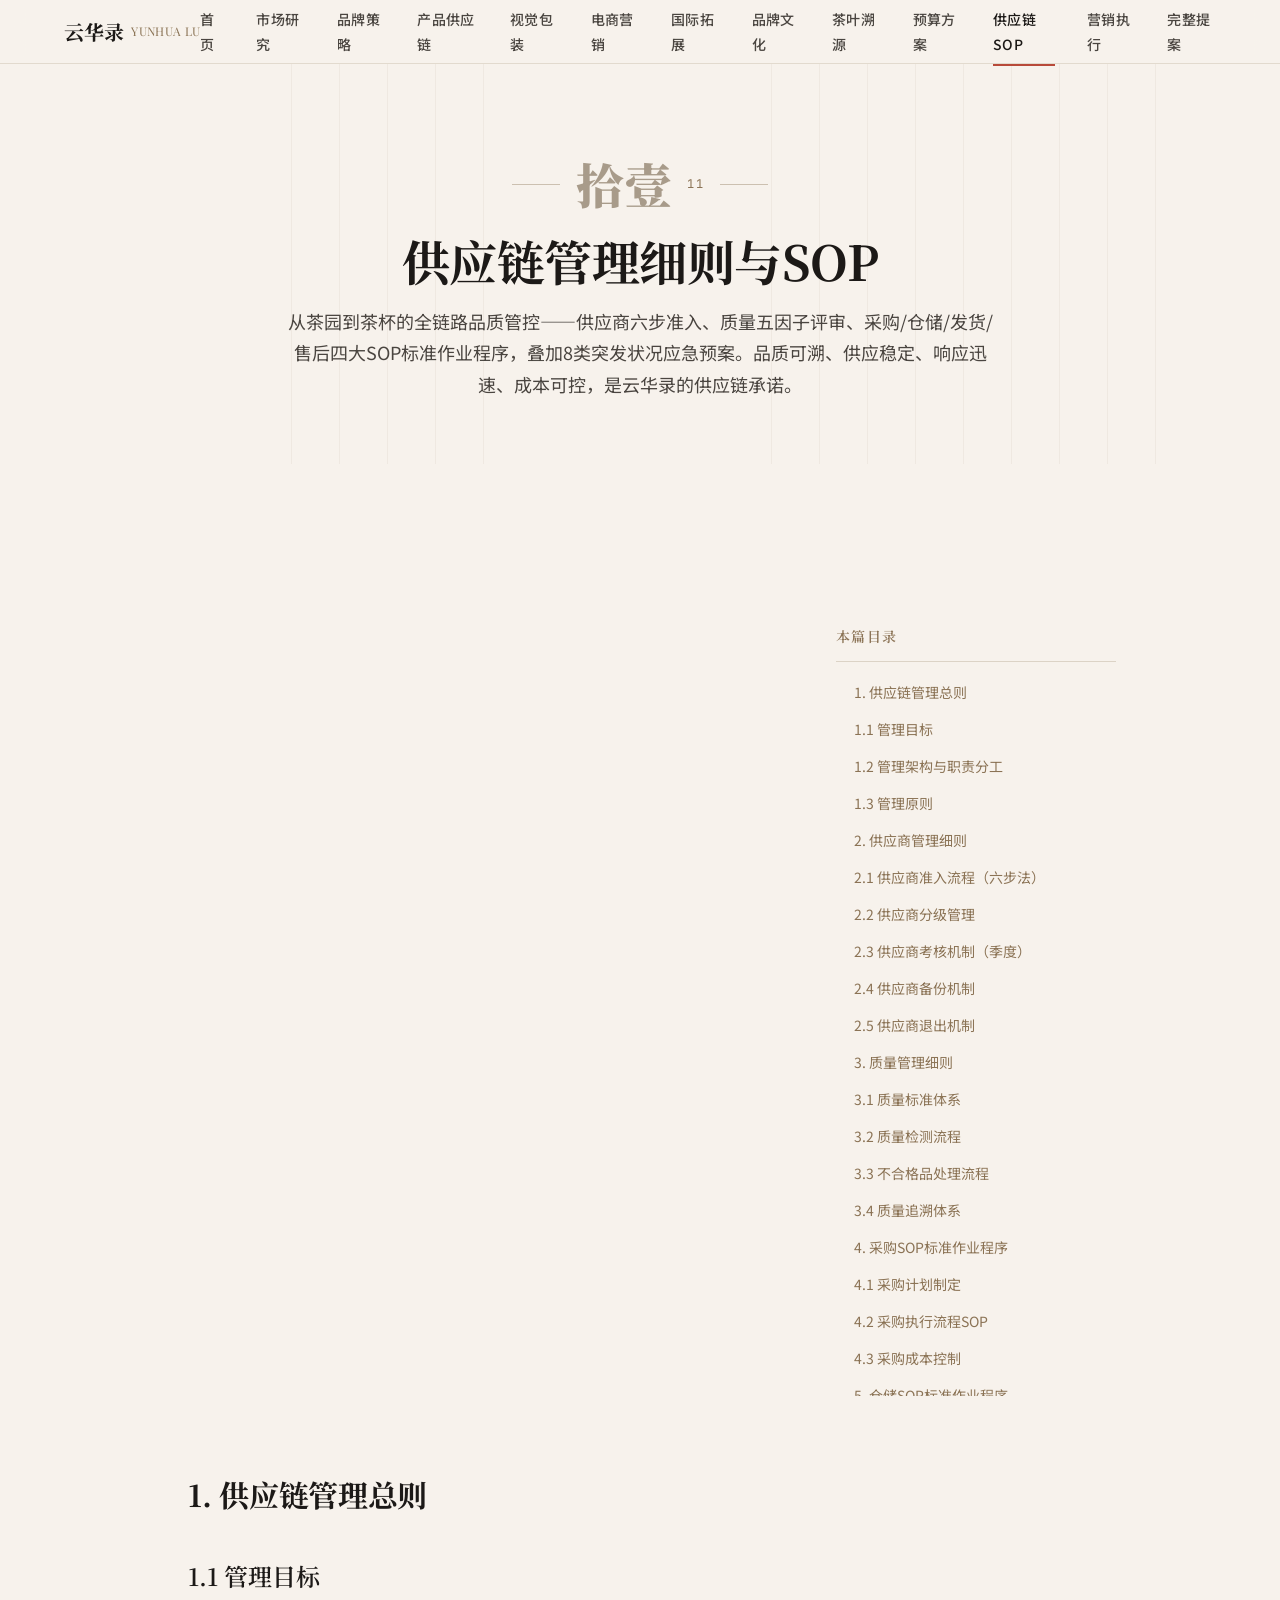
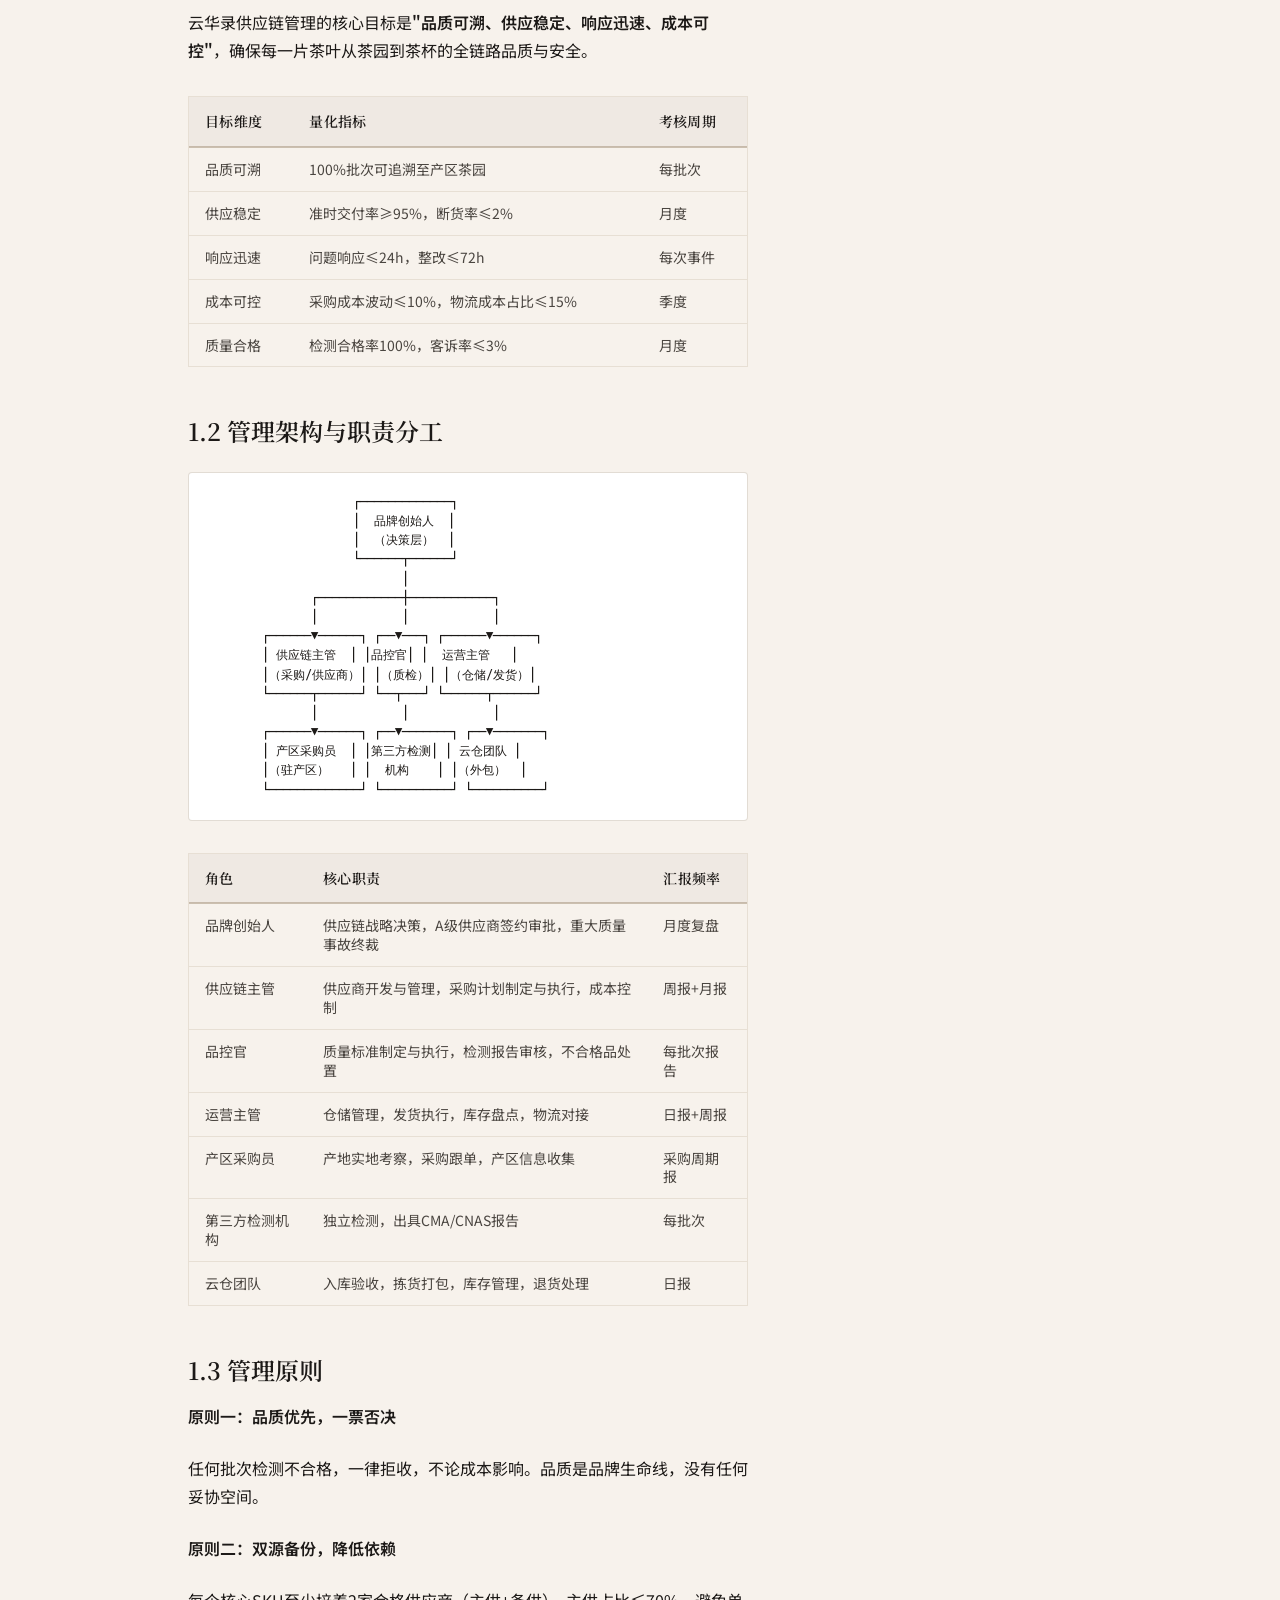
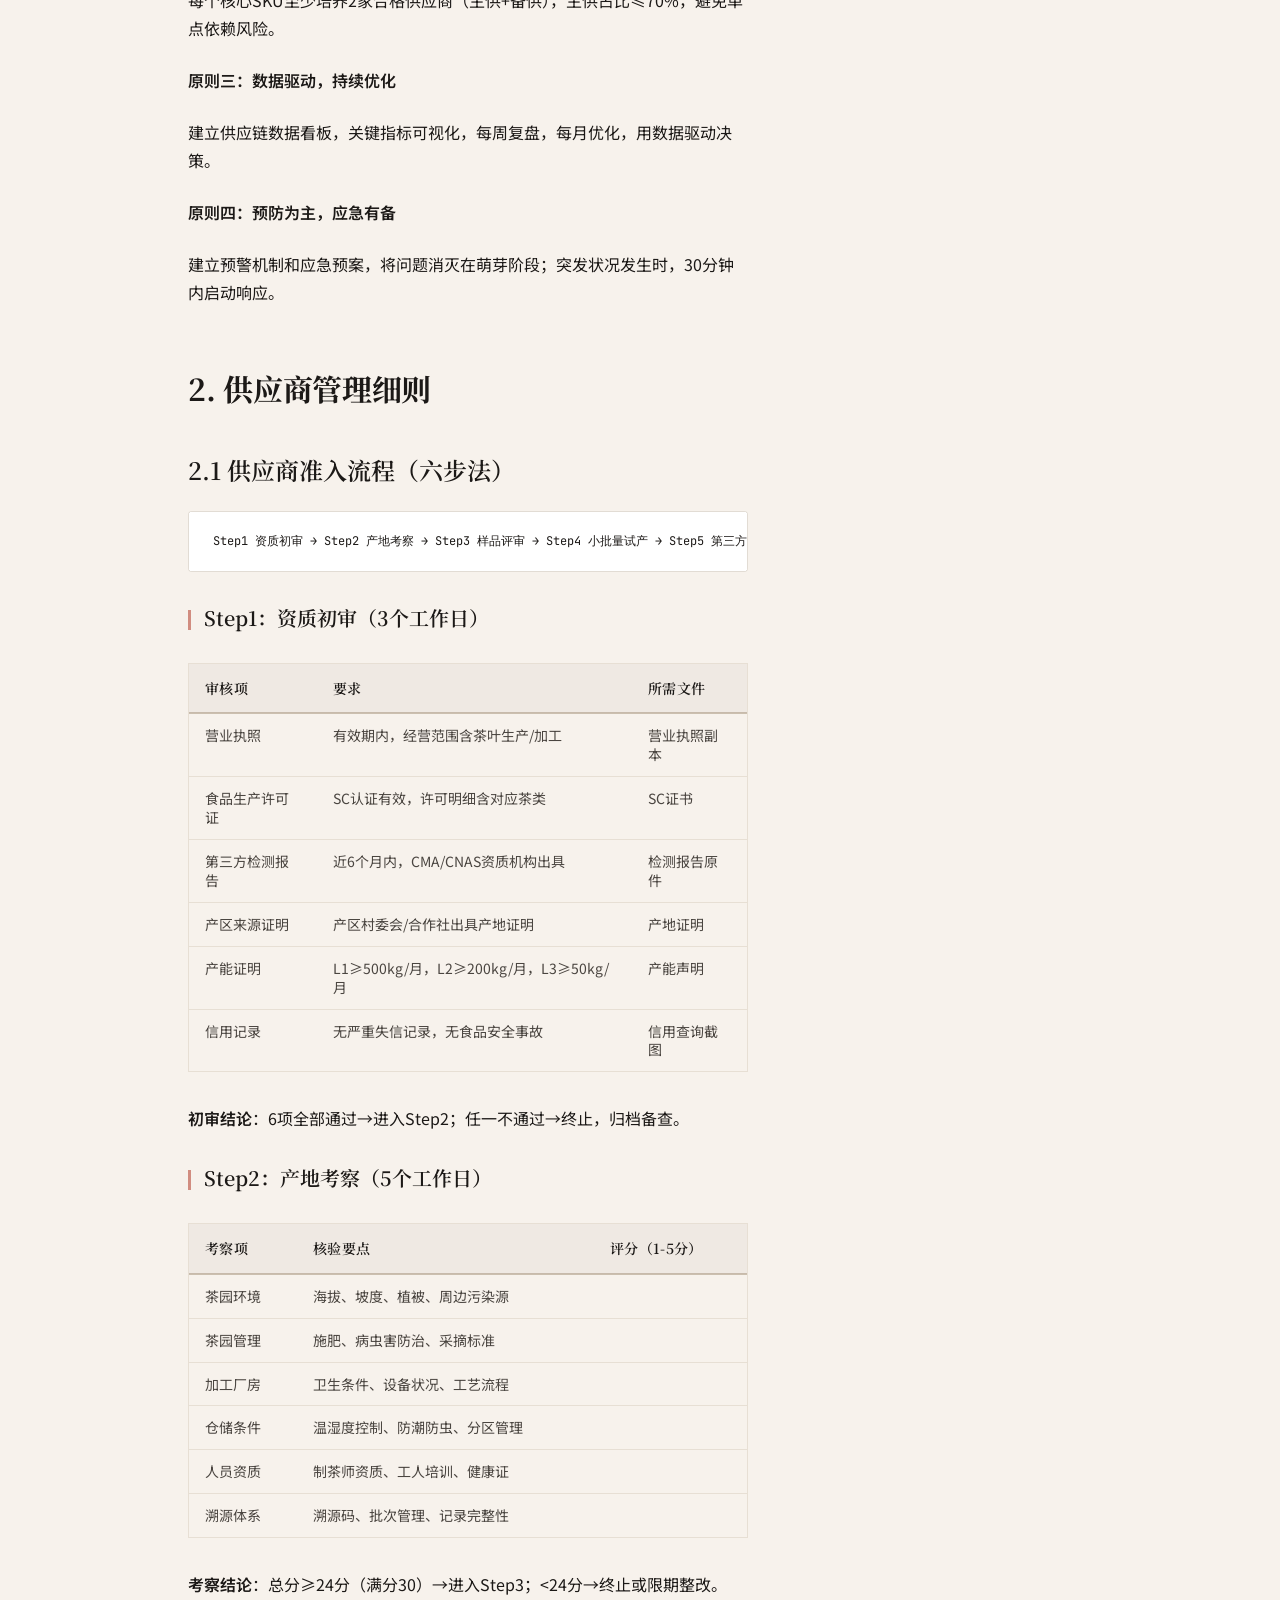
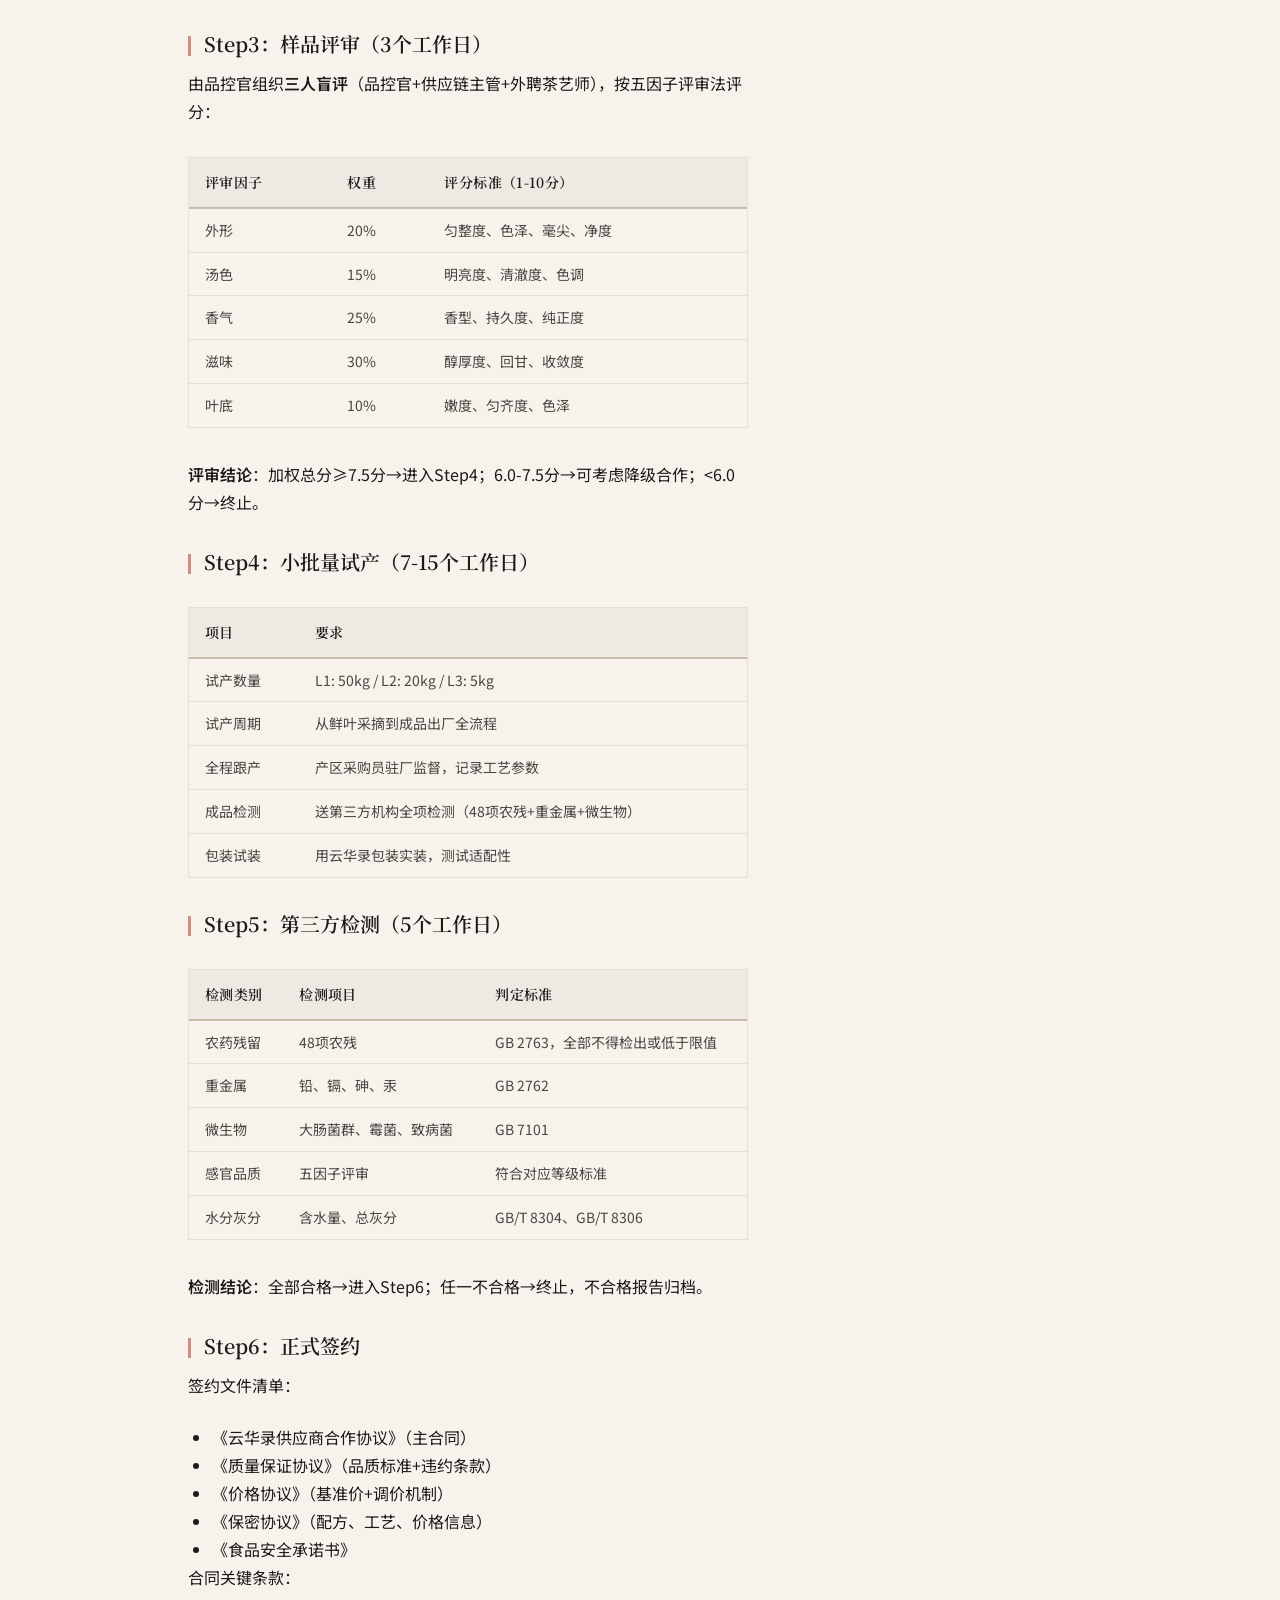
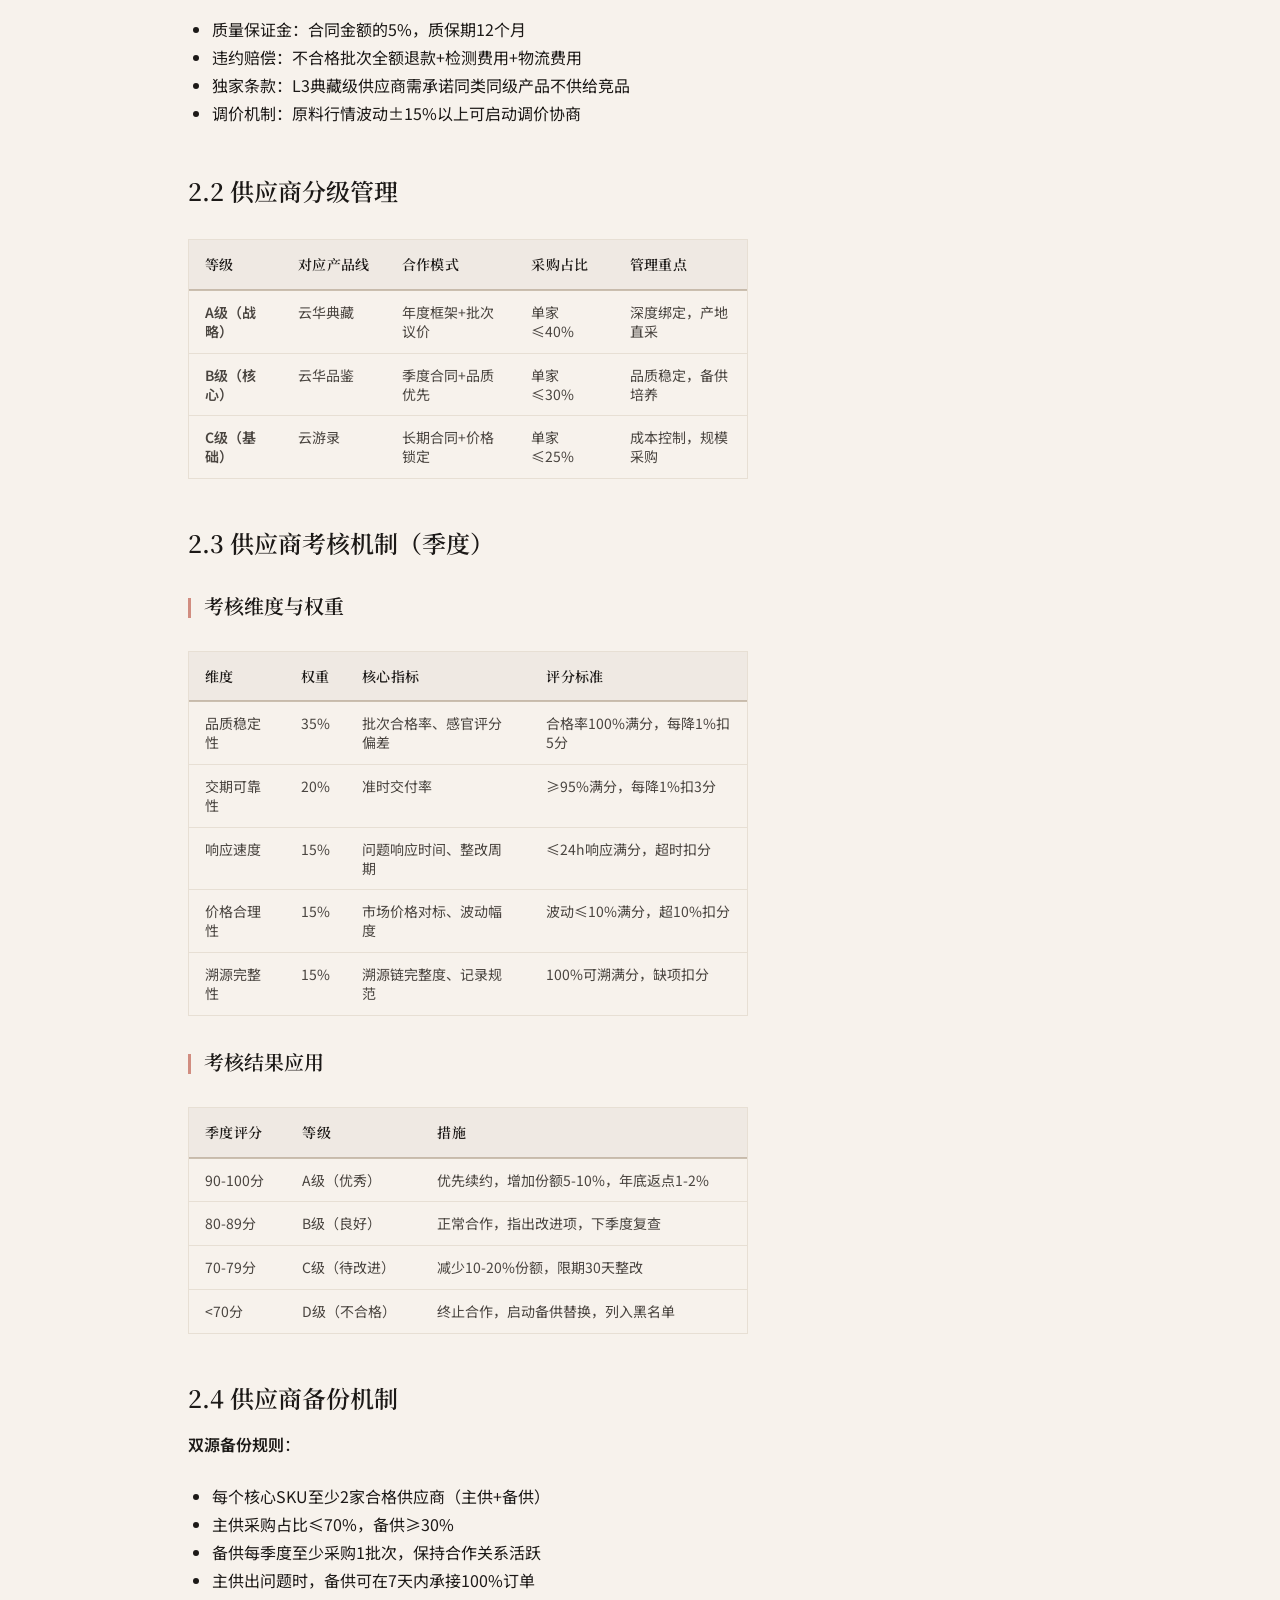
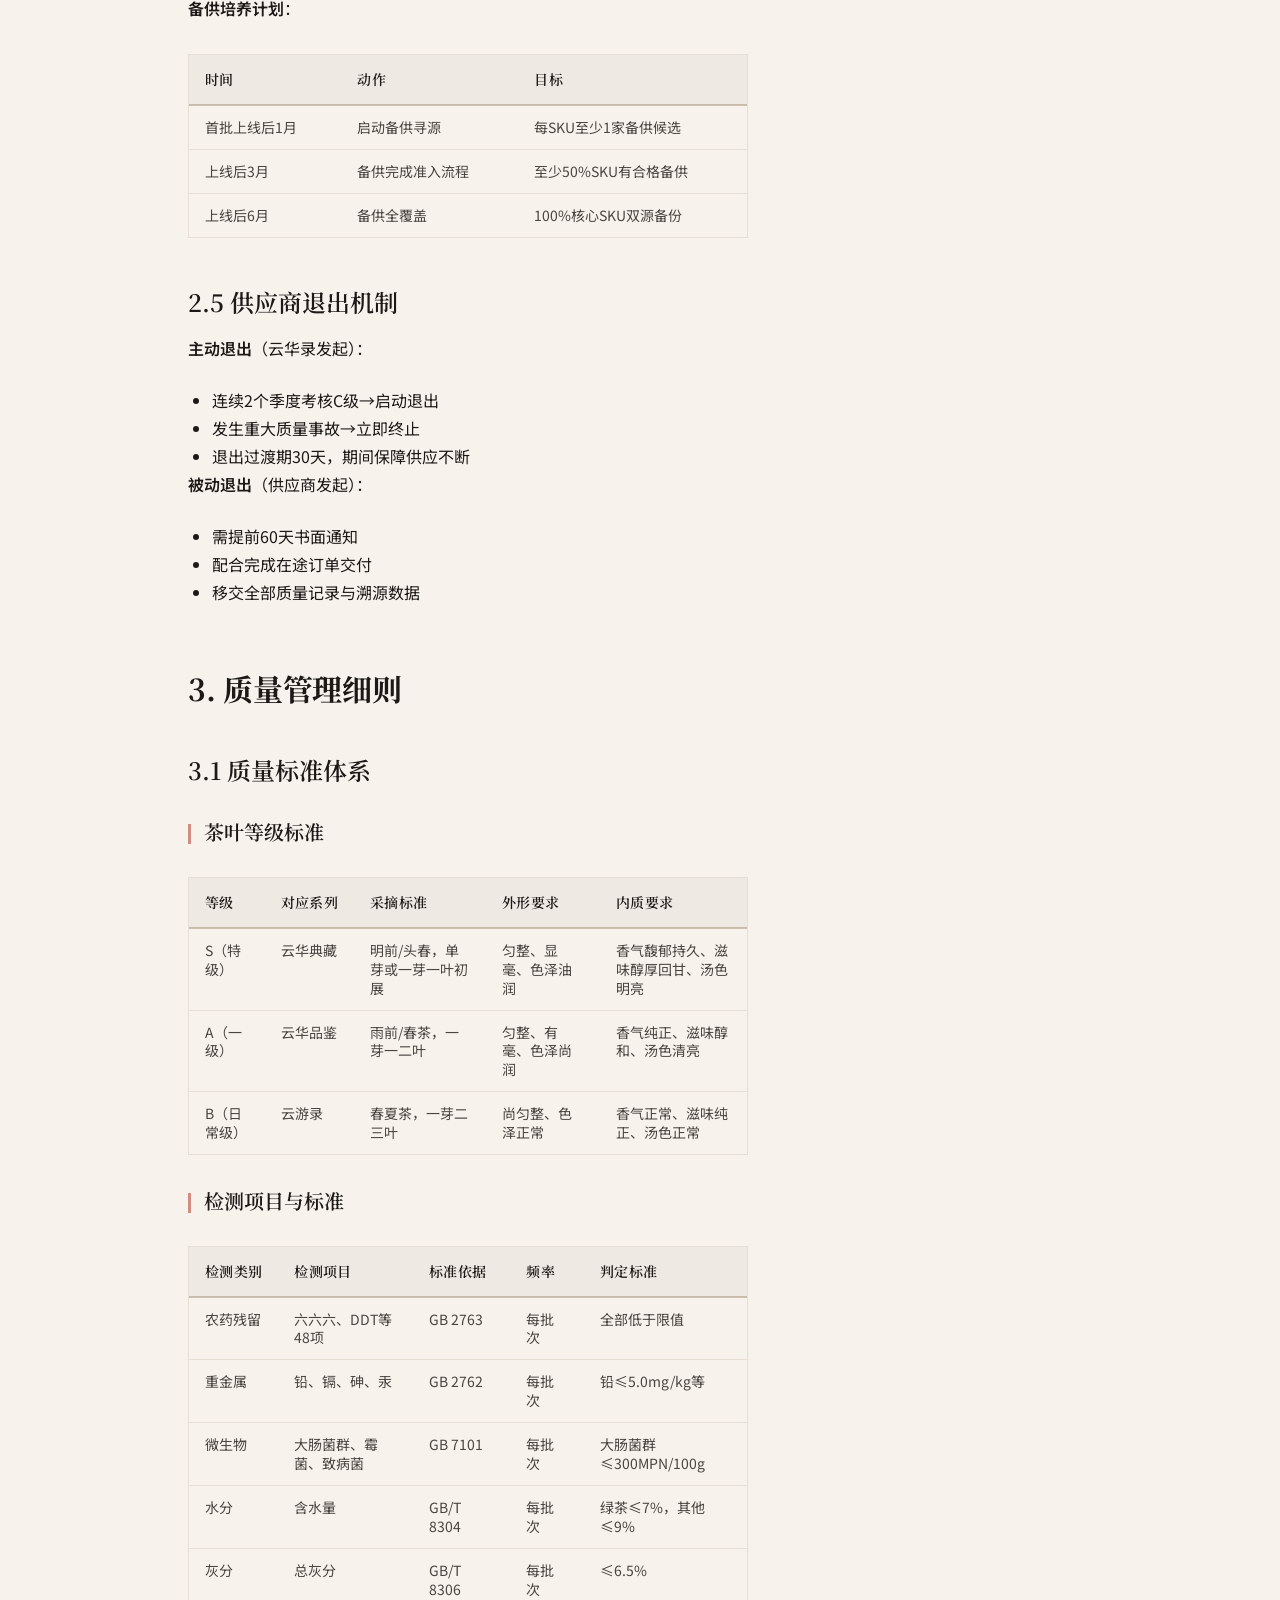
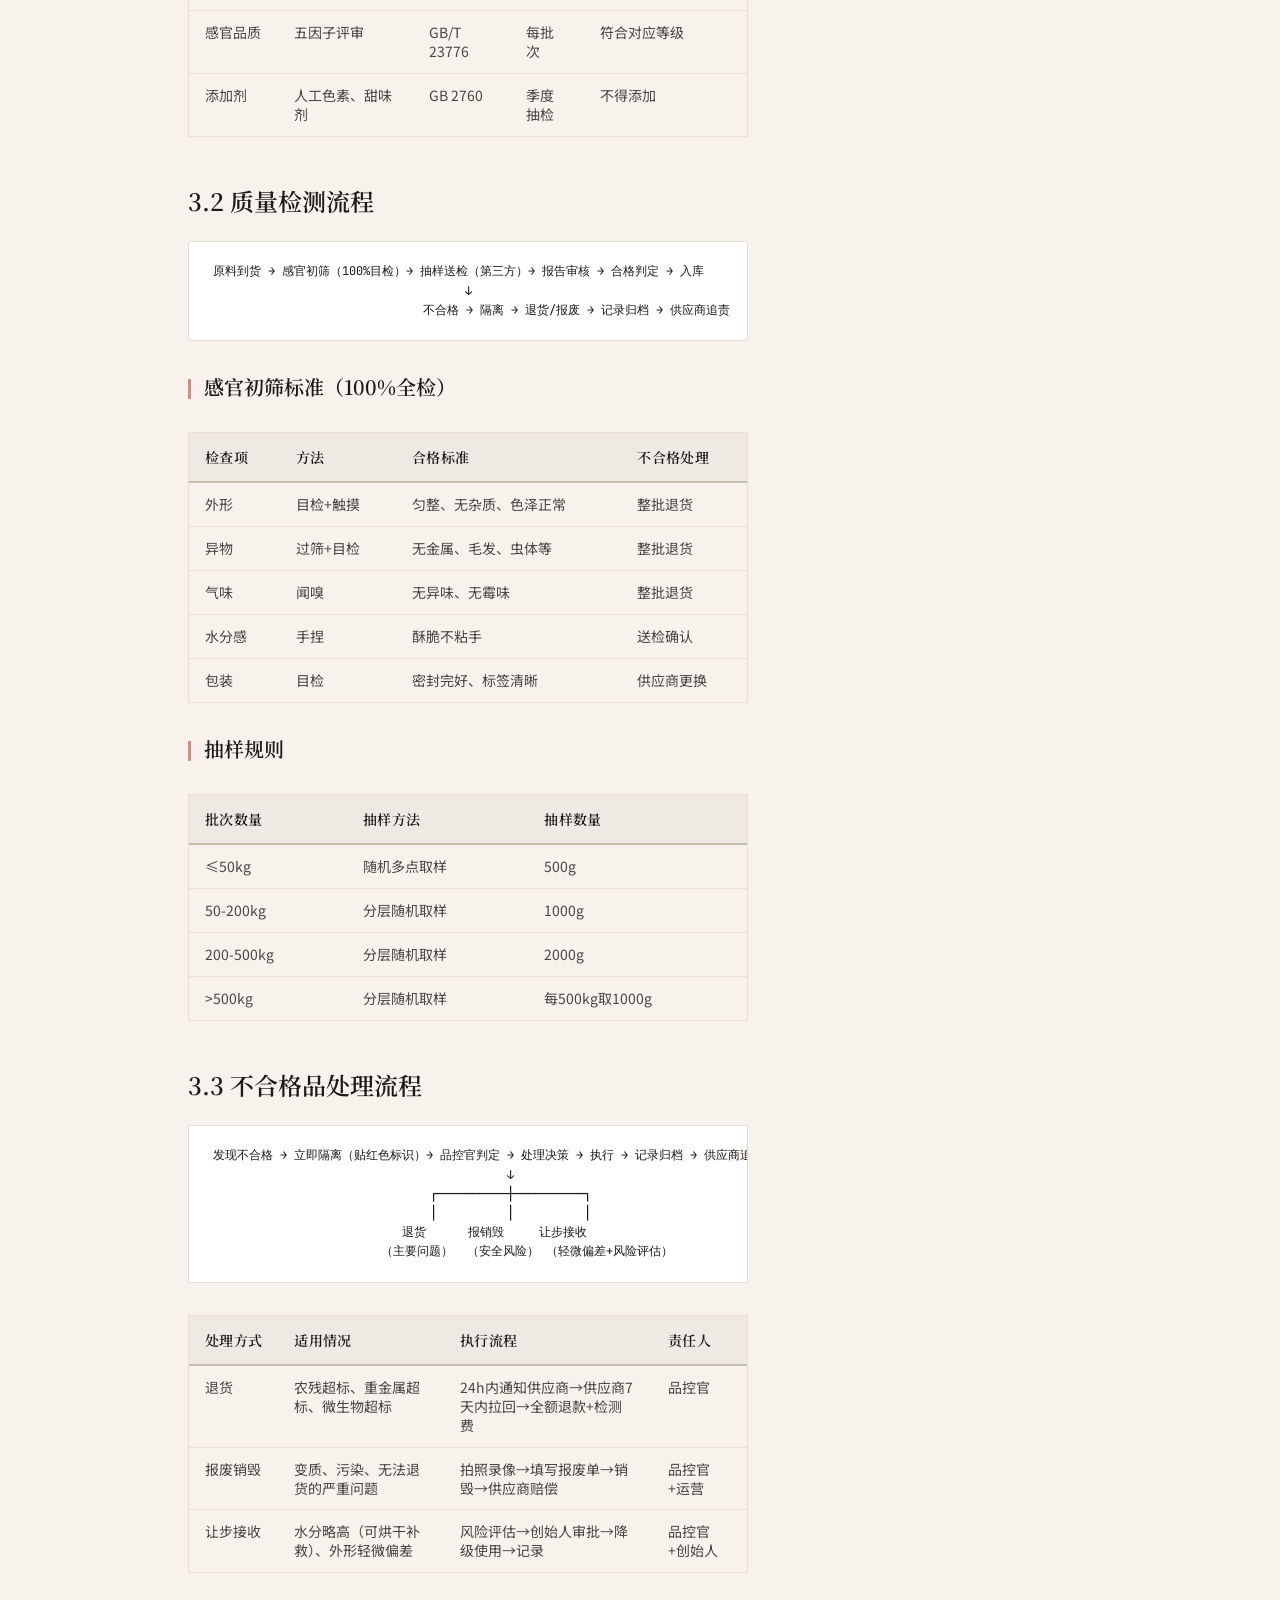
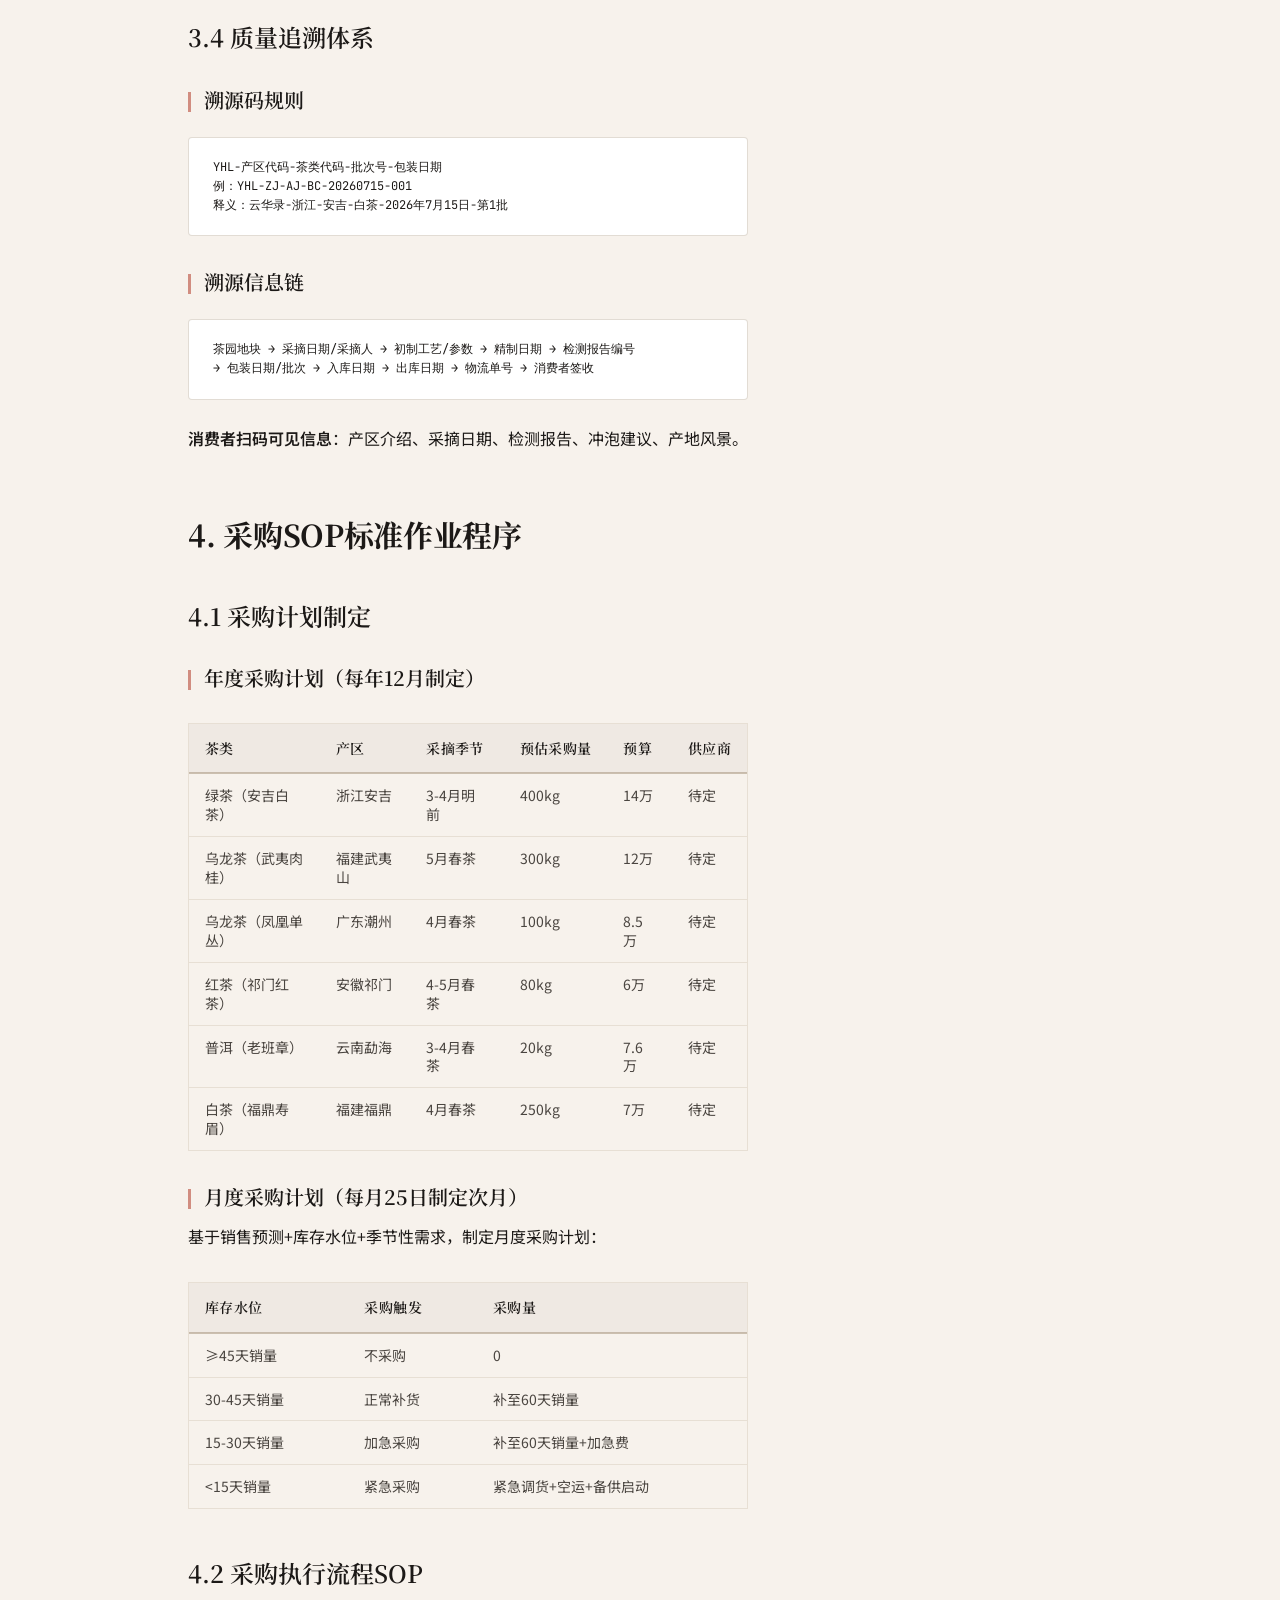
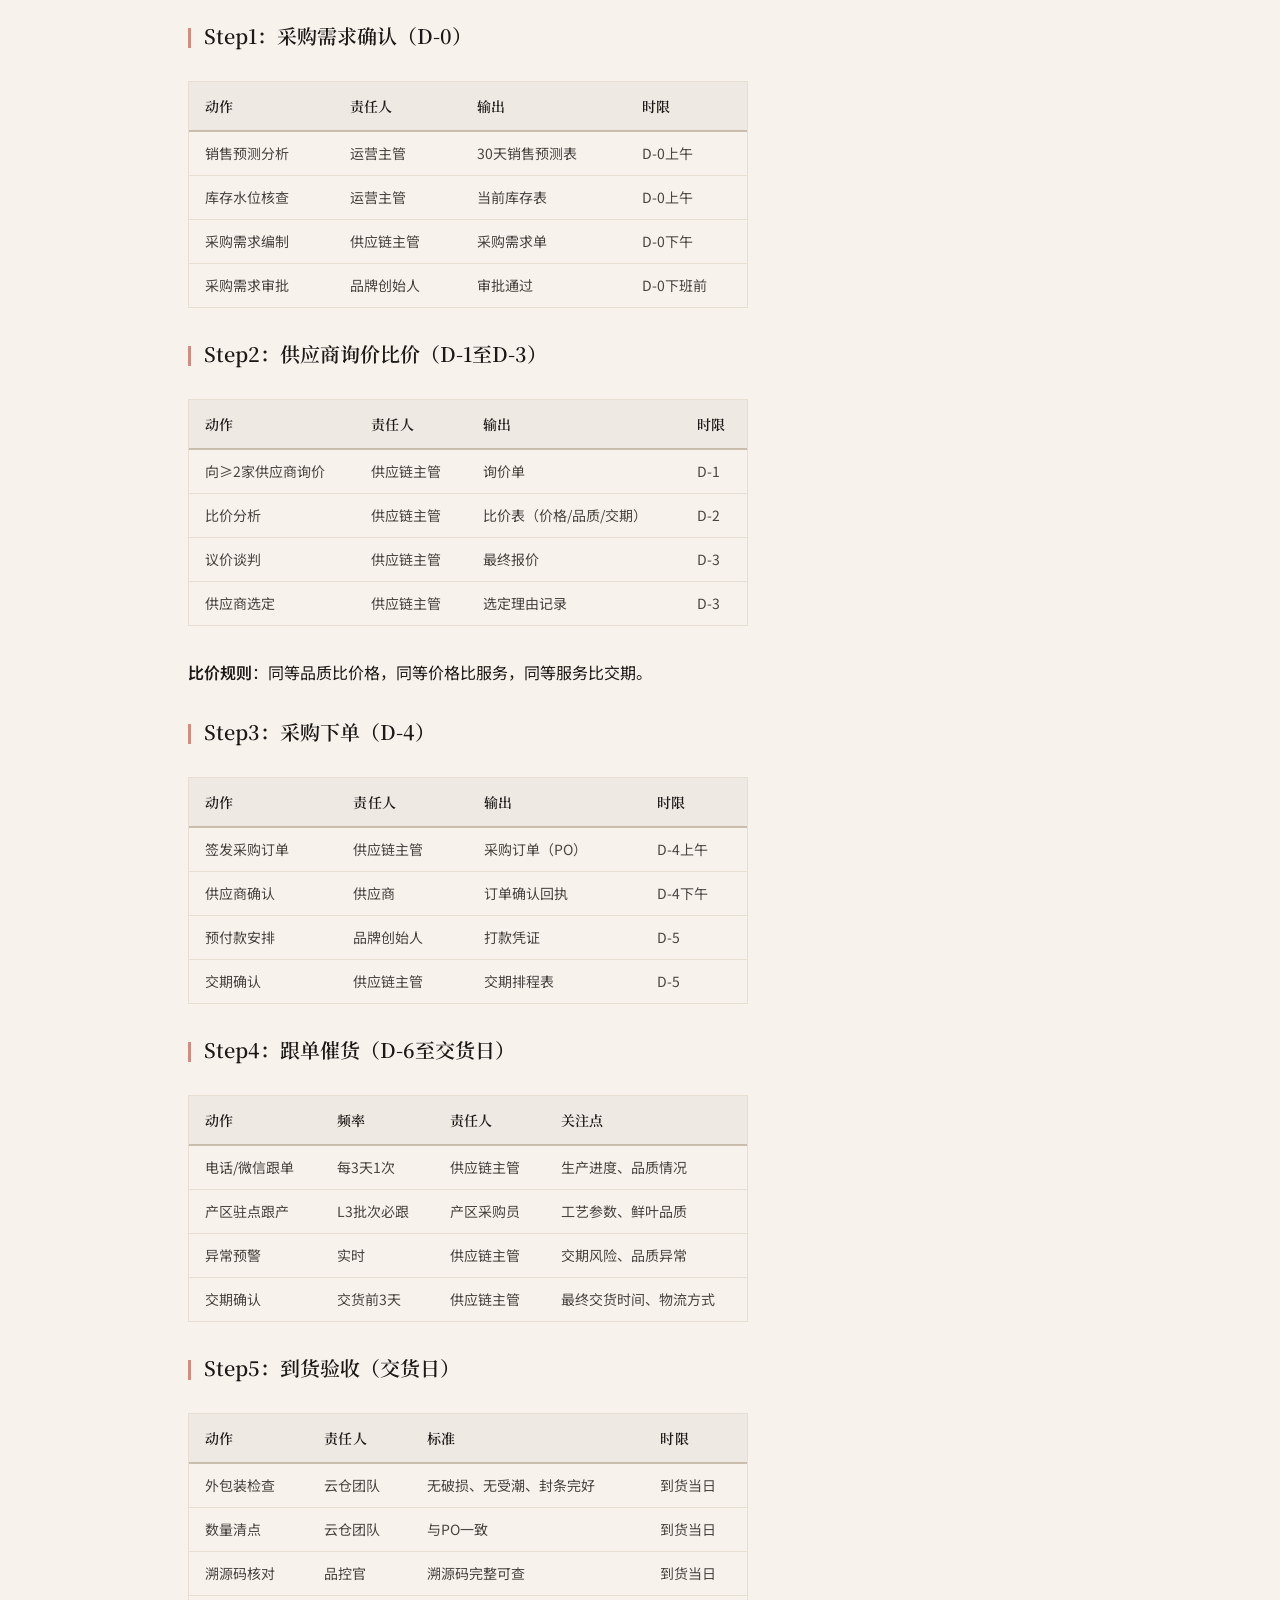
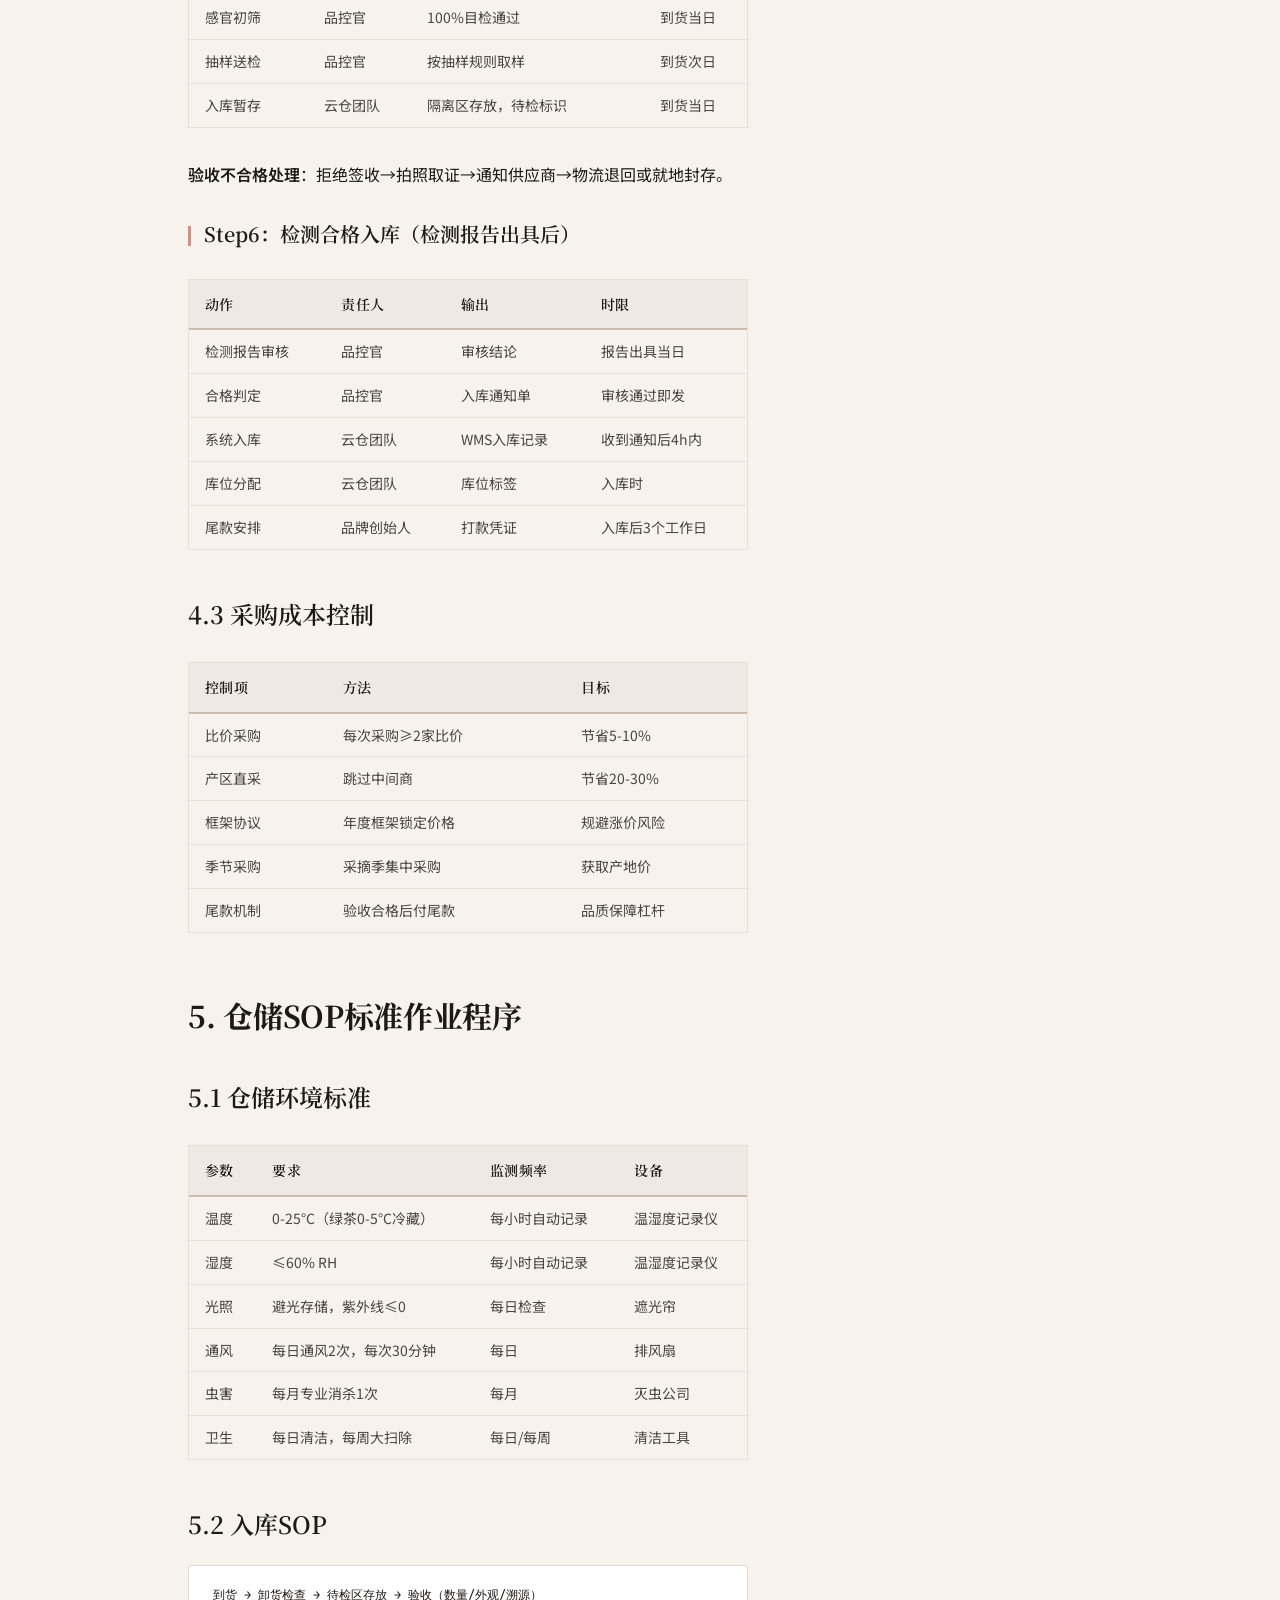
<file: pages/supply-chain-sop.html>
<!DOCTYPE html>
<html lang="zh-CN">
<head>
  <meta charset="UTF-8">
  <meta name="viewport" content="width=device-width, initial-scale=1.0">
  <title>供应链管理细则与SOP · 云华录品牌全案</title>
  <meta name="description" content="云华录供应链管理细则与标准作业程序——覆盖供应商管理、质量管理、采购、仓储、发货、售后全流程，以及8类突发状况处理预案，确保品质可溯、供应稳定、响应迅速、成本可控。">

  <link rel="stylesheet" href="../assets/css/tokens.css">
  <link rel="stylesheet" href="../assets/css/base.css">
  <link rel="stylesheet" href="../assets/css/layout.css">
  <link rel="stylesheet" href="../assets/css/components.css">
  <link rel="stylesheet" href="../assets/css/pages.css">
  <link rel="stylesheet" href="../assets/css/mobile-fix.css">

  <link rel="icon" href="data:image/svg+xml,<svg xmlns='http://www.w3.org/2000/svg' viewBox='0 0 36 36'><rect width='36' height='36' rx='2' fill='%23B84A3A'/><text x='18' y='26' font-size='20' font-family='serif' font-weight='bold' fill='%23F7F2EC' text-anchor='middle'>云</text></svg>">

  <style>
    /* 引用注释样式 */
    .article-note {
      margin: var(--space-6) 0;
      padding: var(--space-4) var(--space-6);
      border-left: 3px solid var(--color-accent-vermilion);
      background: var(--color-surface-card);
      font-family: var(--font-cn-body);
      font-size: var(--text-sm);
      color: var(--color-text-secondary);
      line-height: 1.8;
    }
    .article-note p {
      margin: 0;
    }
    /* 代码块（流程图/架构图） */
    .code-block {
      margin: var(--space-6) 0;
      padding: var(--space-5) var(--space-6);
      background: var(--color-surface-elevated, #EFE9E0);
      border: 1px solid var(--color-border-default);
      border-radius: var(--radius-md, 6px);
      font-family: var(--font-mono);
      font-size: var(--text-xs);
      line-height: 1.6;
      color: var(--color-text-primary);
      overflow-x: auto;
      white-space: pre;
    }
    /* Checkbox 列表 */
    .checklist {
      list-style: none;
      padding-left: 0;
      margin: var(--space-4) 0;
    }
    .checklist-item {
      position: relative;
      padding-left: var(--space-6);
      margin-bottom: var(--space-2);
      color: var(--color-text-secondary);
      font-size: var(--text-sm);
    }
    .checklist-item::before {
      content: '☐';
      position: absolute;
      left: 0;
      color: var(--color-accent-vermilion);
      font-size: var(--text-base);
    }
    /* 篇章分隔 */
    .article-prose section {
      margin-bottom: var(--space-12);
    }
    .article-prose section:last-child {
      margin-bottom: 0;
    }
    /* h4 装饰 */
    .article-prose h4 {
      position: relative;
      padding-left: var(--space-4);
    }
    .article-prose h4::before {
      content: '';
      position: absolute;
      left: 0;
      top: 0.3em;
      width: 3px;
      height: 1em;
      background: var(--color-accent-vermilion);
      opacity: 0.6;
    }
    /* 结尾品牌slogan */
    .report-coda {
      text-align: center;
      margin-top: var(--space-16);
      padding-top: var(--space-10);
      border-top: 1px solid var(--color-border-default);
      font-family: var(--font-cn-heading);
      font-size: var(--text-lg);
      color: var(--color-accent-vermilion);
      line-height: 2;
      letter-spacing: 0.05em;
    }
    .report-coda-en {
      font-family: var(--font-mono);
      font-size: var(--text-xs);
      color: var(--color-text-tertiary);
      letter-spacing: 0.1em;
      margin-top: var(--space-3);
    }
  </style>
</head>
<body>

  <div class="reading-progress" aria-hidden="true"></div>

  <!-- ==========================================================================
       全局导航
       ========================================================================== -->
  <header class="site-nav">
    <div class="site-nav-inner">
      <a href="../index.html" class="nav-logo">
        <span>云华录</span>
        <span class="nav-logo-en">YUNHUA LU</span>
      </a>

      <ul class="nav-list">
        <li><a href="../index.html" class="nav-link">首页</a></li>
        <li><a href="market-research.html" class="nav-link">市场研究</a></li>
        <li><a href="brand-foundation.html" class="nav-link">品牌策略</a></li>
        <li><a href="product-supply.html" class="nav-link">产品供应链</a></li>
        <li><a href="visual-packaging.html" class="nav-link">视觉包装</a></li>
        <li><a href="ecommerce-marketing.html" class="nav-link">电商营销</a></li>
        <li><a href="international.html" class="nav-link">国际拓展</a></li>
        <li><a href="brand-culture.html" class="nav-link">品牌文化</a></li>
        <li><a href="tea-trace-report.html" class="nav-link">茶叶溯源</a></li>
        <li><a href="budget-execution.html" class="nav-link">预算方案</a></li>
        <li><a href="supply-chain-sop.html" class="nav-link active">供应链SOP</a></li>
        <li><a href="marketing-execution.html" class="nav-link">营销执行</a></li>
        <li><a href="full-proposal.html" class="nav-link">完整提案</a></li>
      </ul>

      <button class="nav-toggle" aria-label="打开菜单" aria-expanded="false">
        <span></span><span></span><span></span>
      </button>
    </div>
  </header>

  <div class="nav-drawer">
    <ul class="nav-drawer-list">
      <li><a href="../index.html" class="nav-drawer-link">首页</a></li>
      <li><a href="market-research.html" class="nav-drawer-link">市场研究</a></li>
      <li><a href="brand-foundation.html" class="nav-drawer-link">品牌策略</a></li>
      <li><a href="product-supply.html" class="nav-drawer-link">产品供应链</a></li>
      <li><a href="visual-packaging.html" class="nav-drawer-link">视觉包装</a></li>
      <li><a href="ecommerce-marketing.html" class="nav-drawer-link">电商营销</a></li>
      <li><a href="international.html" class="nav-drawer-link">国际拓展</a></li>
      <li><a href="brand-culture.html" class="nav-drawer-link">品牌文化</a></li>
      <li><a href="tea-trace-report.html" class="nav-drawer-link">茶叶溯源</a></li>
      <li><a href="budget-execution.html" class="nav-drawer-link">预算方案</a></li>
      <li><a href="supply-chain-sop.html" class="nav-drawer-link active">供应链SOP</a></li>
      <li><a href="marketing-execution.html" class="nav-drawer-link">营销执行</a></li>
      <li><a href="full-proposal.html" class="nav-drawer-link">完整提案</a></li>
    </ul>
  </div>

  <!-- ==========================================================================
       页面主体
       ========================================================================== -->
  <main class="page-main">

    <!-- ===================== 篇章首屏 ===================== -->
    <header class="chapter-header">
      <div class="tea-grid-bg-fade" aria-hidden="true"></div>
      <div class="chapter-header-number">
        <span class="chapter-header-num-cn">拾壹</span>
        <span class="chapter-header-num-latin">11</span>
      </div>
      <h1 class="chapter-header-title">供应链管理细则与SOP</h1>
      <p class="chapter-header-lead">
        从茶园到茶杯的全链路品质管控——供应商六步准入、质量五因子评审、采购/仓储/发货/售后四大SOP标准作业程序，叠加8类突发状况应急预案。品质可溯、供应稳定、响应迅速、成本可控，是云华录的供应链承诺。
      </p>
    </header>

    <!-- ===================== 阅读布局 ===================== -->
    <div class="page-layout container-wide">
      <!-- 侧边目录 -->
      <aside class="toc-sidebar">
        <button class="toc-toggle" aria-expanded="false">
          本篇目录
          <span class="toc-toggle-icon">▾</span>
        </button>
        <div class="toc-content">
          <div class="toc-title">本篇目录</div>
          <ul class="toc-list">
            <li><a href="#sec-1" class="toc-link">1. 供应链管理总则</a></li>
              <li><a href="#sec-1-1" class="toc-link toc-sub">1.1 管理目标</a></li>
              <li><a href="#sec-1-2" class="toc-link toc-sub">1.2 管理架构与职责分工</a></li>
              <li><a href="#sec-1-3" class="toc-link toc-sub">1.3 管理原则</a></li>
            <li><a href="#sec-2" class="toc-link">2. 供应商管理细则</a></li>
              <li><a href="#sec-2-1" class="toc-link toc-sub">2.1 供应商准入流程（六步法）</a></li>
              <li><a href="#sec-2-2" class="toc-link toc-sub">2.2 供应商分级管理</a></li>
              <li><a href="#sec-2-3" class="toc-link toc-sub">2.3 供应商考核机制（季度）</a></li>
              <li><a href="#sec-2-4" class="toc-link toc-sub">2.4 供应商备份机制</a></li>
              <li><a href="#sec-2-5" class="toc-link toc-sub">2.5 供应商退出机制</a></li>
            <li><a href="#sec-3" class="toc-link">3. 质量管理细则</a></li>
              <li><a href="#sec-3-1" class="toc-link toc-sub">3.1 质量标准体系</a></li>
              <li><a href="#sec-3-2" class="toc-link toc-sub">3.2 质量检测流程</a></li>
              <li><a href="#sec-3-3" class="toc-link toc-sub">3.3 不合格品处理流程</a></li>
              <li><a href="#sec-3-4" class="toc-link toc-sub">3.4 质量追溯体系</a></li>
            <li><a href="#sec-4" class="toc-link">4. 采购SOP标准作业程序</a></li>
              <li><a href="#sec-4-1" class="toc-link toc-sub">4.1 采购计划制定</a></li>
              <li><a href="#sec-4-2" class="toc-link toc-sub">4.2 采购执行流程SOP</a></li>
              <li><a href="#sec-4-3" class="toc-link toc-sub">4.3 采购成本控制</a></li>
            <li><a href="#sec-5" class="toc-link">5. 仓储SOP标准作业程序</a></li>
              <li><a href="#sec-5-1" class="toc-link toc-sub">5.1 仓储环境标准</a></li>
              <li><a href="#sec-5-2" class="toc-link toc-sub">5.2 入库SOP</a></li>
              <li><a href="#sec-5-3" class="toc-link toc-sub">5.3 存储管理SOP</a></li>
              <li><a href="#sec-5-4" class="toc-link toc-sub">5.4 盘点SOP</a></li>
              <li><a href="#sec-5-5" class="toc-link toc-sub">5.5 效期管理</a></li>
            <li><a href="#sec-6" class="toc-link">6. 发货SOP标准作业程序</a></li>
              <li><a href="#sec-6-1" class="toc-link toc-sub">6.1 订单处理SOP</a></li>
              <li><a href="#sec-6-2" class="toc-link toc-sub">6.2 打包规范</a></li>
              <li><a href="#sec-6-3" class="toc-link toc-sub">6.3 物流时效标准</a></li>
              <li><a href="#sec-6-4" class="toc-link toc-sub">6.4 发货异常处理</a></li>
            <li><a href="#sec-7" class="toc-link">7. 售后质量SOP标准作业程序</a></li>
              <li><a href="#sec-7-1" class="toc-link toc-sub">7.1 客诉接收与分类</a></li>
              <li><a href="#sec-7-2" class="toc-link toc-sub">7.2 客诉处理流程</a></li>
              <li><a href="#sec-7-3" class="toc-link toc-sub">7.3 退货处理SOP</a></li>
              <li><a href="#sec-7-4" class="toc-link toc-sub">7.4 质量改进闭环</a></li>
            <li><a href="#sec-8" class="toc-link">8. 突发状况处理预案</a></li>
              <li><a href="#sec-8-1" class="toc-link toc-sub">8.1 预案总览</a></li>
              <li><a href="#sec-8-2" class="toc-link toc-sub">8.2 质量安全事故应急预案</a></li>
              <li><a href="#sec-8-3" class="toc-link toc-sub">8.3 供应商断供应急预案</a></li>
              <li><a href="#sec-8-4" class="toc-link toc-sub">8.4 物流中断应急预案</a></li>
              <li><a href="#sec-8-5" class="toc-link toc-sub">8.5 包装缺陷应急预案</a></li>
              <li><a href="#sec-8-6" class="toc-link toc-sub">8.6 舆情危机应急预案</a></li>
              <li><a href="#sec-8-7" class="toc-link toc-sub">8.7 季节性缺货应急预案</a></li>
              <li><a href="#sec-8-8" class="toc-link toc-sub">8.8 价格异动应急预案</a></li>
            <li><a href="#sec-9" class="toc-link">9. 供应链数据看板与预警机制</a></li>
              <li><a href="#sec-9-1" class="toc-link toc-sub">9.1 核心指标看板</a></li>
              <li><a href="#sec-9-2" class="toc-link toc-sub">9.2 预警响应机制</a></li>
              <li><a href="#sec-9-3" class="toc-link toc-sub">9.3 数据汇报机制</a></li>
            <li><a href="#sec-10" class="toc-link">10. 附表与记录模板</a></li>
              <li><a href="#sec-10-1" class="toc-link toc-sub">10.1 供应商准入考察表</a></li>
              <li><a href="#sec-10-2" class="toc-link toc-sub">10.2 批次质量检测记录表</a></li>
              <li><a href="#sec-10-3" class="toc-link toc-sub">10.3 异常事件处理记录表</a></li>
              <li><a href="#sec-10-4" class="toc-link toc-sub">10.4 供应商季度考核表</a></li>
              <li><a href="#sec-10-5" class="toc-link toc-sub">10.5 库存盘点差异表</a></li>
          </ul>
        </div>
      </aside>

      <article class="page-content">

      <!-- 正文内容 -->
      <div class="article-prose">

        <section id="sec-1">
          <h2>1. 供应链管理总则</h2>
          <h3 id="sec-1-1">1.1 管理目标</h3>
          <p>云华录供应链管理的核心目标是<strong>"品质可溯、供应稳定、响应迅速、成本可控"</strong>，确保每一片茶叶从茶园到茶杯的全链路品质与安全。</p>
          <div class="data-table-wrap">
            <table class="data-table">
              <thead>
                <tr><th>目标维度</th><th>量化指标</th><th>考核周期</th></tr>
              </thead>
              <tbody>
                <tr><td>品质可溯</td><td>100%批次可追溯至产区茶园</td><td>每批次</td></tr>
                <tr><td>供应稳定</td><td>准时交付率≥95%，断货率≤2%</td><td>月度</td></tr>
                <tr><td>响应迅速</td><td>问题响应≤24h，整改≤72h</td><td>每次事件</td></tr>
                <tr><td>成本可控</td><td>采购成本波动≤10%，物流成本占比≤15%</td><td>季度</td></tr>
                <tr><td>质量合格</td><td>检测合格率100%，客诉率≤3%</td><td>月度</td></tr>
              </tbody>
            </table>
          </div>
          <h3 id="sec-1-2">1.2 管理架构与职责分工</h3>
          <pre class="code-block">                    ┌─────────────┐
                    │  品牌创始人  │
                    │  （决策层）  │
                    └──────┬──────┘
                           │
              ┌────────────┼────────────┐
              │            │            │
       ┌──────▼──────┐ ┌──▼───┐ ┌──────▼──────┐
       │ 供应链主管  │ │品控官│ │  运营主管   │
       │（采购/供应商）│ │（质检）│ │（仓储/发货）│
       └──────┬──────┘ └──┬───┘ └──────┬──────┘
              │            │            │
       ┌──────▼──────┐ ┌──▼───────┐ ┌──▼───────┐
       │ 产区采购员  │ │第三方检测│ │ 云仓团队 │
       │（驻产区）   │ │  机构    │ │（外包）  │
       └─────────────┘ └──────────┘ └──────────┘</pre>
          <div class="data-table-wrap">
            <table class="data-table">
              <thead>
                <tr><th>角色</th><th>核心职责</th><th>汇报频率</th></tr>
              </thead>
              <tbody>
                <tr><td>品牌创始人</td><td>供应链战略决策，A级供应商签约审批，重大质量事故终裁</td><td>月度复盘</td></tr>
                <tr><td>供应链主管</td><td>供应商开发与管理，采购计划制定与执行，成本控制</td><td>周报+月报</td></tr>
                <tr><td>品控官</td><td>质量标准制定与执行，检测报告审核，不合格品处置</td><td>每批次报告</td></tr>
                <tr><td>运营主管</td><td>仓储管理，发货执行，库存盘点，物流对接</td><td>日报+周报</td></tr>
                <tr><td>产区采购员</td><td>产地实地考察，采购跟单，产区信息收集</td><td>采购周期报</td></tr>
                <tr><td>第三方检测机构</td><td>独立检测，出具CMA/CNAS报告</td><td>每批次</td></tr>
                <tr><td>云仓团队</td><td>入库验收，拣货打包，库存管理，退货处理</td><td>日报</td></tr>
              </tbody>
            </table>
          </div>
          <h3 id="sec-1-3">1.3 管理原则</h3>
          <p><strong>原则一：品质优先，一票否决</strong></p>
          <p>任何批次检测不合格，一律拒收，不论成本影响。品质是品牌生命线，没有任何妥协空间。</p>
          <p><strong>原则二：双源备份，降低依赖</strong></p>
          <p>每个核心SKU至少培养2家合格供应商（主供+备供），主供占比≤70%，避免单点依赖风险。</p>
          <p><strong>原则三：数据驱动，持续优化</strong></p>
          <p>建立供应链数据看板，关键指标可视化，每周复盘，每月优化，用数据驱动决策。</p>
          <p><strong>原则四：预防为主，应急有备</strong></p>
          <p>建立预警机制和应急预案，将问题消灭在萌芽阶段；突发状况发生时，30分钟内启动响应。</p>
        </section>
        <section id="sec-2">
          <h2>2. 供应商管理细则</h2>
          <h3 id="sec-2-1">2.1 供应商准入流程（六步法）</h3>
          <pre class="code-block">Step1 资质初审 → Step2 产地考察 → Step3 样品评审 → Step4 小批量试产 → Step5 第三方检测 → Step6 正式签约</pre>
          <h4>Step1：资质初审（3个工作日）</h4>
          <div class="data-table-wrap">
            <table class="data-table">
              <thead>
                <tr><th>审核项</th><th>要求</th><th>所需文件</th></tr>
              </thead>
              <tbody>
                <tr><td>营业执照</td><td>有效期内，经营范围含茶叶生产/加工</td><td>营业执照副本</td></tr>
                <tr><td>食品生产许可证</td><td>SC认证有效，许可明细含对应茶类</td><td>SC证书</td></tr>
                <tr><td>第三方检测报告</td><td>近6个月内，CMA/CNAS资质机构出具</td><td>检测报告原件</td></tr>
                <tr><td>产区来源证明</td><td>产区村委会/合作社出具产地证明</td><td>产地证明</td></tr>
                <tr><td>产能证明</td><td>L1≥500kg/月，L2≥200kg/月，L3≥50kg/月</td><td>产能声明</td></tr>
                <tr><td>信用记录</td><td>无严重失信记录，无食品安全事故</td><td>信用查询截图</td></tr>
              </tbody>
            </table>
          </div>
          <p><strong>初审结论</strong>：6项全部通过→进入Step2；任一不通过→终止，归档备查。</p>
          <h4>Step2：产地考察（5个工作日）</h4>
          <div class="data-table-wrap">
            <table class="data-table">
              <thead>
                <tr><th>考察项</th><th>核验要点</th><th>评分（1-5分）</th></tr>
              </thead>
              <tbody>
                <tr><td>茶园环境</td><td>海拔、坡度、植被、周边污染源</td><td></td></tr>
                <tr><td>茶园管理</td><td>施肥、病虫害防治、采摘标准</td><td></td></tr>
                <tr><td>加工厂房</td><td>卫生条件、设备状况、工艺流程</td><td></td></tr>
                <tr><td>仓储条件</td><td>温湿度控制、防潮防虫、分区管理</td><td></td></tr>
                <tr><td>人员资质</td><td>制茶师资质、工人培训、健康证</td><td></td></tr>
                <tr><td>溯源体系</td><td>溯源码、批次管理、记录完整性</td><td></td></tr>
              </tbody>
            </table>
          </div>
          <p><strong>考察结论</strong>：总分≥24分（满分30）→进入Step3；<24分→终止或限期整改。</p>
          <h4>Step3：样品评审（3个工作日）</h4>
          <p>由品控官组织<strong>三人盲评</strong>（品控官+供应链主管+外聘茶艺师），按五因子评审法评分：</p>
          <div class="data-table-wrap">
            <table class="data-table">
              <thead>
                <tr><th>评审因子</th><th>权重</th><th>评分标准（1-10分）</th></tr>
              </thead>
              <tbody>
                <tr><td>外形</td><td>20%</td><td>匀整度、色泽、毫尖、净度</td></tr>
                <tr><td>汤色</td><td>15%</td><td>明亮度、清澈度、色调</td></tr>
                <tr><td>香气</td><td>25%</td><td>香型、持久度、纯正度</td></tr>
                <tr><td>滋味</td><td>30%</td><td>醇厚度、回甘、收敛度</td></tr>
                <tr><td>叶底</td><td>10%</td><td>嫩度、匀齐度、色泽</td></tr>
              </tbody>
            </table>
          </div>
          <p><strong>评审结论</strong>：加权总分≥7.5分→进入Step4；6.0-7.5分→可考虑降级合作；<6.0分→终止。</p>
          <h4>Step4：小批量试产（7-15个工作日）</h4>
          <div class="data-table-wrap">
            <table class="data-table">
              <thead>
                <tr><th>项目</th><th>要求</th></tr>
              </thead>
              <tbody>
                <tr><td>试产数量</td><td>L1: 50kg / L2: 20kg / L3: 5kg</td></tr>
                <tr><td>试产周期</td><td>从鲜叶采摘到成品出厂全流程</td></tr>
                <tr><td>全程跟产</td><td>产区采购员驻厂监督，记录工艺参数</td></tr>
                <tr><td>成品检测</td><td>送第三方机构全项检测（48项农残+重金属+微生物）</td></tr>
                <tr><td>包装试装</td><td>用云华录包装实装，测试适配性</td></tr>
              </tbody>
            </table>
          </div>
          <h4>Step5：第三方检测（5个工作日）</h4>
          <div class="data-table-wrap">
            <table class="data-table">
              <thead>
                <tr><th>检测类别</th><th>检测项目</th><th>判定标准</th></tr>
              </thead>
              <tbody>
                <tr><td>农药残留</td><td>48项农残</td><td>GB 2763，全部不得检出或低于限值</td></tr>
                <tr><td>重金属</td><td>铅、镉、砷、汞</td><td>GB 2762</td></tr>
                <tr><td>微生物</td><td>大肠菌群、霉菌、致病菌</td><td>GB 7101</td></tr>
                <tr><td>感官品质</td><td>五因子评审</td><td>符合对应等级标准</td></tr>
                <tr><td>水分灰分</td><td>含水量、总灰分</td><td>GB/T 8304、GB/T 8306</td></tr>
              </tbody>
            </table>
          </div>
          <p><strong>检测结论</strong>：全部合格→进入Step6；任一不合格→终止，不合格报告归档。</p>
          <h4>Step6：正式签约</h4>
          <p>签约文件清单：</p>
          <ul>
            <li>《云华录供应商合作协议》（主合同）</li>
            <li>《质量保证协议》（品质标准+违约条款）</li>
            <li>《价格协议》（基准价+调价机制）</li>
            <li>《保密协议》（配方、工艺、价格信息）</li>
            <li>《食品安全承诺书》</li>
          </ul>
          <p>合同关键条款：</p>
          <ul>
            <li>质量保证金：合同金额的5%，质保期12个月</li>
            <li>违约赔偿：不合格批次全额退款+检测费用+物流费用</li>
            <li>独家条款：L3典藏级供应商需承诺同类同级产品不供给竞品</li>
            <li>调价机制：原料行情波动±15%以上可启动调价协商</li>
          </ul>
          <h3 id="sec-2-2">2.2 供应商分级管理</h3>
          <div class="data-table-wrap">
            <table class="data-table">
              <thead>
                <tr><th>等级</th><th>对应产品线</th><th>合作模式</th><th>采购占比</th><th>管理重点</th></tr>
              </thead>
              <tbody>
                <tr><td><strong>A级（战略）</strong></td><td>云华典藏</td><td>年度框架+批次议价</td><td>单家≤40%</td><td>深度绑定，产地直采</td></tr>
                <tr><td><strong>B级（核心）</strong></td><td>云华品鉴</td><td>季度合同+品质优先</td><td>单家≤30%</td><td>品质稳定，备供培养</td></tr>
                <tr><td><strong>C级（基础）</strong></td><td>云游录</td><td>长期合同+价格锁定</td><td>单家≤25%</td><td>成本控制，规模采购</td></tr>
              </tbody>
            </table>
          </div>
          <h3 id="sec-2-3">2.3 供应商考核机制（季度）</h3>
          <h4>考核维度与权重</h4>
          <div class="data-table-wrap">
            <table class="data-table">
              <thead>
                <tr><th>维度</th><th>权重</th><th>核心指标</th><th>评分标准</th></tr>
              </thead>
              <tbody>
                <tr><td>品质稳定性</td><td>35%</td><td>批次合格率、感官评分偏差</td><td>合格率100%满分，每降1%扣5分</td></tr>
                <tr><td>交期可靠性</td><td>20%</td><td>准时交付率</td><td>≥95%满分，每降1%扣3分</td></tr>
                <tr><td>响应速度</td><td>15%</td><td>问题响应时间、整改周期</td><td>≤24h响应满分，超时扣分</td></tr>
                <tr><td>价格合理性</td><td>15%</td><td>市场价格对标、波动幅度</td><td>波动≤10%满分，超10%扣分</td></tr>
                <tr><td>溯源完整性</td><td>15%</td><td>溯源链完整度、记录规范</td><td>100%可溯满分，缺项扣分</td></tr>
              </tbody>
            </table>
          </div>
          <h4>考核结果应用</h4>
          <div class="data-table-wrap">
            <table class="data-table">
              <thead>
                <tr><th>季度评分</th><th>等级</th><th>措施</th></tr>
              </thead>
              <tbody>
                <tr><td>90-100分</td><td>A级（优秀）</td><td>优先续约，增加份额5-10%，年底返点1-2%</td></tr>
                <tr><td>80-89分</td><td>B级（良好）</td><td>正常合作，指出改进项，下季度复查</td></tr>
                <tr><td>70-79分</td><td>C级（待改进）</td><td>减少10-20%份额，限期30天整改</td></tr>
                <tr><td><70分</td><td>D级（不合格）</td><td>终止合作，启动备供替换，列入黑名单</td></tr>
              </tbody>
            </table>
          </div>
          <h3 id="sec-2-4">2.4 供应商备份机制</h3>
          <p><strong>双源备份规则</strong>：</p>
          <ul>
            <li>每个核心SKU至少2家合格供应商（主供+备供）</li>
            <li>主供采购占比≤70%，备供≥30%</li>
            <li>备供每季度至少采购1批次，保持合作关系活跃</li>
            <li>主供出问题时，备供可在7天内承接100%订单</li>
          </ul>
          <p><strong>备供培养计划</strong>：</p>
          <div class="data-table-wrap">
            <table class="data-table">
              <thead>
                <tr><th>时间</th><th>动作</th><th>目标</th></tr>
              </thead>
              <tbody>
                <tr><td>首批上线后1月</td><td>启动备供寻源</td><td>每SKU至少1家备供候选</td></tr>
                <tr><td>上线后3月</td><td>备供完成准入流程</td><td>至少50%SKU有合格备供</td></tr>
                <tr><td>上线后6月</td><td>备供全覆盖</td><td>100%核心SKU双源备份</td></tr>
              </tbody>
            </table>
          </div>
          <h3 id="sec-2-5">2.5 供应商退出机制</h3>
          <p><strong>主动退出</strong>（云华录发起）：</p>
          <ul>
            <li>连续2个季度考核C级→启动退出</li>
            <li>发生重大质量事故→立即终止</li>
            <li>退出过渡期30天，期间保障供应不断</li>
          </ul>
          <p><strong>被动退出</strong>（供应商发起）：</p>
          <ul>
            <li>需提前60天书面通知</li>
            <li>配合完成在途订单交付</li>
            <li>移交全部质量记录与溯源数据</li>
          </ul>
        </section>
        <section id="sec-3">
          <h2>3. 质量管理细则</h2>
          <h3 id="sec-3-1">3.1 质量标准体系</h3>
          <h4>茶叶等级标准</h4>
          <div class="data-table-wrap">
            <table class="data-table">
              <thead>
                <tr><th>等级</th><th>对应系列</th><th>采摘标准</th><th>外形要求</th><th>内质要求</th></tr>
              </thead>
              <tbody>
                <tr><td>S（特级）</td><td>云华典藏</td><td>明前/头春，单芽或一芽一叶初展</td><td>匀整、显毫、色泽油润</td><td>香气馥郁持久、滋味醇厚回甘、汤色明亮</td></tr>
                <tr><td>A（一级）</td><td>云华品鉴</td><td>雨前/春茶，一芽一二叶</td><td>匀整、有毫、色泽尚润</td><td>香气纯正、滋味醇和、汤色清亮</td></tr>
                <tr><td>B（日常级）</td><td>云游录</td><td>春夏茶，一芽二三叶</td><td>尚匀整、色泽正常</td><td>香气正常、滋味纯正、汤色正常</td></tr>
              </tbody>
            </table>
          </div>
          <h4>检测项目与标准</h4>
          <div class="data-table-wrap">
            <table class="data-table">
              <thead>
                <tr><th>检测类别</th><th>检测项目</th><th>标准依据</th><th>频率</th><th>判定标准</th></tr>
              </thead>
              <tbody>
                <tr><td>农药残留</td><td>六六六、DDT等48项</td><td>GB 2763</td><td>每批次</td><td>全部低于限值</td></tr>
                <tr><td>重金属</td><td>铅、镉、砷、汞</td><td>GB 2762</td><td>每批次</td><td>铅≤5.0mg/kg等</td></tr>
                <tr><td>微生物</td><td>大肠菌群、霉菌、致病菌</td><td>GB 7101</td><td>每批次</td><td>大肠菌群≤300MPN/100g</td></tr>
                <tr><td>水分</td><td>含水量</td><td>GB/T 8304</td><td>每批次</td><td>绿茶≤7%，其他≤9%</td></tr>
                <tr><td>灰分</td><td>总灰分</td><td>GB/T 8306</td><td>每批次</td><td>≤6.5%</td></tr>
                <tr><td>感官品质</td><td>五因子评审</td><td>GB/T 23776</td><td>每批次</td><td>符合对应等级</td></tr>
                <tr><td>添加剂</td><td>人工色素、甜味剂</td><td>GB 2760</td><td>季度抽检</td><td>不得添加</td></tr>
              </tbody>
            </table>
          </div>
          <h3 id="sec-3-2">3.2 质量检测流程</h3>
          <pre class="code-block">原料到货 → 感官初筛（100%目检）→ 抽样送检（第三方）→ 报告审核 → 合格判定 → 入库
                                    ↓
                              不合格 → 隔离 → 退货/报废 → 记录归档 → 供应商追责</pre>
          <h4>感官初筛标准（100%全检）</h4>
          <div class="data-table-wrap">
            <table class="data-table">
              <thead>
                <tr><th>检查项</th><th>方法</th><th>合格标准</th><th>不合格处理</th></tr>
              </thead>
              <tbody>
                <tr><td>外形</td><td>目检+触摸</td><td>匀整、无杂质、色泽正常</td><td>整批退货</td></tr>
                <tr><td>异物</td><td>过筛+目检</td><td>无金属、毛发、虫体等</td><td>整批退货</td></tr>
                <tr><td>气味</td><td>闻嗅</td><td>无异味、无霉味</td><td>整批退货</td></tr>
                <tr><td>水分感</td><td>手捏</td><td>酥脆不粘手</td><td>送检确认</td></tr>
                <tr><td>包装</td><td>目检</td><td>密封完好、标签清晰</td><td>供应商更换</td></tr>
              </tbody>
            </table>
          </div>
          <h4>抽样规则</h4>
          <div class="data-table-wrap">
            <table class="data-table">
              <thead>
                <tr><th>批次数量</th><th>抽样方法</th><th>抽样数量</th></tr>
              </thead>
              <tbody>
                <tr><td>≤50kg</td><td>随机多点取样</td><td>500g</td></tr>
                <tr><td>50-200kg</td><td>分层随机取样</td><td>1000g</td></tr>
                <tr><td>200-500kg</td><td>分层随机取样</td><td>2000g</td></tr>
                <tr><td>>500kg</td><td>分层随机取样</td><td>每500kg取1000g</td></tr>
              </tbody>
            </table>
          </div>
          <h3 id="sec-3-3">3.3 不合格品处理流程</h3>
          <pre class="code-block">发现不合格 → 立即隔离（贴红色标识）→ 品控官判定 → 处理决策 → 执行 → 记录归档 → 供应商追责
                                          ↓
                               ┌──────────┼──────────┐
                               │          │          │
                           退货      报销毁     让步接收
                        （主要问题）  （安全风险） （轻微偏差+风险评估）</pre>
          <div class="data-table-wrap">
            <table class="data-table">
              <thead>
                <tr><th>处理方式</th><th>适用情况</th><th>执行流程</th><th>责任人</th></tr>
              </thead>
              <tbody>
                <tr><td>退货</td><td>农残超标、重金属超标、微生物超标</td><td>24h内通知供应商→供应商7天内拉回→全额退款+检测费</td><td>品控官</td></tr>
                <tr><td>报废销毁</td><td>变质、污染、无法退货的严重问题</td><td>拍照录像→填写报废单→销毁→供应商赔偿</td><td>品控官+运营</td></tr>
                <tr><td>让步接收</td><td>水分略高（可烘干补救）、外形轻微偏差</td><td>风险评估→创始人审批→降级使用→记录</td><td>品控官+创始人</td></tr>
              </tbody>
            </table>
          </div>
          <h3 id="sec-3-4">3.4 质量追溯体系</h3>
          <h4>溯源码规则</h4>
          <pre class="code-block">YHL-产区代码-茶类代码-批次号-包装日期
例：YHL-ZJ-AJ-BC-20260715-001
释义：云华录-浙江-安吉-白茶-2026年7月15日-第1批</pre>
          <h4>溯源信息链</h4>
          <pre class="code-block">茶园地块 → 采摘日期/采摘人 → 初制工艺/参数 → 精制日期 → 检测报告编号
→ 包装日期/批次 → 入库日期 → 出库日期 → 物流单号 → 消费者签收</pre>
          <p><strong>消费者扫码可见信息</strong>：产区介绍、采摘日期、检测报告、冲泡建议、产地风景。</p>
        </section>
        <section id="sec-4">
          <h2>4. 采购SOP标准作业程序</h2>
          <h3 id="sec-4-1">4.1 采购计划制定</h3>
          <h4>年度采购计划（每年12月制定）</h4>
          <div class="data-table-wrap">
            <table class="data-table">
              <thead>
                <tr><th>茶类</th><th>产区</th><th>采摘季节</th><th>预估采购量</th><th>预算</th><th>供应商</th></tr>
              </thead>
              <tbody>
                <tr><td>绿茶（安吉白茶）</td><td>浙江安吉</td><td>3-4月明前</td><td>400kg</td><td>14万</td><td>待定</td></tr>
                <tr><td>乌龙茶（武夷肉桂）</td><td>福建武夷山</td><td>5月春茶</td><td>300kg</td><td>12万</td><td>待定</td></tr>
                <tr><td>乌龙茶（凤凰单丛）</td><td>广东潮州</td><td>4月春茶</td><td>100kg</td><td>8.5万</td><td>待定</td></tr>
                <tr><td>红茶（祁门红茶）</td><td>安徽祁门</td><td>4-5月春茶</td><td>80kg</td><td>6万</td><td>待定</td></tr>
                <tr><td>普洱（老班章）</td><td>云南勐海</td><td>3-4月春茶</td><td>20kg</td><td>7.6万</td><td>待定</td></tr>
                <tr><td>白茶（福鼎寿眉）</td><td>福建福鼎</td><td>4月春茶</td><td>250kg</td><td>7万</td><td>待定</td></tr>
              </tbody>
            </table>
          </div>
          <h4>月度采购计划（每月25日制定次月）</h4>
          <p>基于销售预测+库存水位+季节性需求，制定月度采购计划：</p>
          <div class="data-table-wrap">
            <table class="data-table">
              <thead>
                <tr><th>库存水位</th><th>采购触发</th><th>采购量</th></tr>
              </thead>
              <tbody>
                <tr><td>≥45天销量</td><td>不采购</td><td>0</td></tr>
                <tr><td>30-45天销量</td><td>正常补货</td><td>补至60天销量</td></tr>
                <tr><td>15-30天销量</td><td>加急采购</td><td>补至60天销量+加急费</td></tr>
                <tr><td><15天销量</td><td>紧急采购</td><td>紧急调货+空运+备供启动</td></tr>
              </tbody>
            </table>
          </div>
          <h3 id="sec-4-2">4.2 采购执行流程SOP</h3>
          <h4>Step1：采购需求确认（D-0）</h4>
          <div class="data-table-wrap">
            <table class="data-table">
              <thead>
                <tr><th>动作</th><th>责任人</th><th>输出</th><th>时限</th></tr>
              </thead>
              <tbody>
                <tr><td>销售预测分析</td><td>运营主管</td><td>30天销售预测表</td><td>D-0上午</td></tr>
                <tr><td>库存水位核查</td><td>运营主管</td><td>当前库存表</td><td>D-0上午</td></tr>
                <tr><td>采购需求编制</td><td>供应链主管</td><td>采购需求单</td><td>D-0下午</td></tr>
                <tr><td>采购需求审批</td><td>品牌创始人</td><td>审批通过</td><td>D-0下班前</td></tr>
              </tbody>
            </table>
          </div>
          <h4>Step2：供应商询价比价（D-1至D-3）</h4>
          <div class="data-table-wrap">
            <table class="data-table">
              <thead>
                <tr><th>动作</th><th>责任人</th><th>输出</th><th>时限</th></tr>
              </thead>
              <tbody>
                <tr><td>向≥2家供应商询价</td><td>供应链主管</td><td>询价单</td><td>D-1</td></tr>
                <tr><td>比价分析</td><td>供应链主管</td><td>比价表（价格/品质/交期）</td><td>D-2</td></tr>
                <tr><td>议价谈判</td><td>供应链主管</td><td>最终报价</td><td>D-3</td></tr>
                <tr><td>供应商选定</td><td>供应链主管</td><td>选定理由记录</td><td>D-3</td></tr>
              </tbody>
            </table>
          </div>
          <p><strong>比价规则</strong>：同等品质比价格，同等价格比服务，同等服务比交期。</p>
          <h4>Step3：采购下单（D-4）</h4>
          <div class="data-table-wrap">
            <table class="data-table">
              <thead>
                <tr><th>动作</th><th>责任人</th><th>输出</th><th>时限</th></tr>
              </thead>
              <tbody>
                <tr><td>签发采购订单</td><td>供应链主管</td><td>采购订单（PO）</td><td>D-4上午</td></tr>
                <tr><td>供应商确认</td><td>供应商</td><td>订单确认回执</td><td>D-4下午</td></tr>
                <tr><td>预付款安排</td><td>品牌创始人</td><td>打款凭证</td><td>D-5</td></tr>
                <tr><td>交期确认</td><td>供应链主管</td><td>交期排程表</td><td>D-5</td></tr>
              </tbody>
            </table>
          </div>
          <h4>Step4：跟单催货（D-6至交货日）</h4>
          <div class="data-table-wrap">
            <table class="data-table">
              <thead>
                <tr><th>动作</th><th>频率</th><th>责任人</th><th>关注点</th></tr>
              </thead>
              <tbody>
                <tr><td>电话/微信跟单</td><td>每3天1次</td><td>供应链主管</td><td>生产进度、品质情况</td></tr>
                <tr><td>产区驻点跟产</td><td>L3批次必跟</td><td>产区采购员</td><td>工艺参数、鲜叶品质</td></tr>
                <tr><td>异常预警</td><td>实时</td><td>供应链主管</td><td>交期风险、品质异常</td></tr>
                <tr><td>交期确认</td><td>交货前3天</td><td>供应链主管</td><td>最终交货时间、物流方式</td></tr>
              </tbody>
            </table>
          </div>
          <h4>Step5：到货验收（交货日）</h4>
          <div class="data-table-wrap">
            <table class="data-table">
              <thead>
                <tr><th>动作</th><th>责任人</th><th>标准</th><th>时限</th></tr>
              </thead>
              <tbody>
                <tr><td>外包装检查</td><td>云仓团队</td><td>无破损、无受潮、封条完好</td><td>到货当日</td></tr>
                <tr><td>数量清点</td><td>云仓团队</td><td>与PO一致</td><td>到货当日</td></tr>
                <tr><td>溯源码核对</td><td>品控官</td><td>溯源码完整可查</td><td>到货当日</td></tr>
                <tr><td>感官初筛</td><td>品控官</td><td>100%目检通过</td><td>到货当日</td></tr>
                <tr><td>抽样送检</td><td>品控官</td><td>按抽样规则取样</td><td>到货次日</td></tr>
                <tr><td>入库暂存</td><td>云仓团队</td><td>隔离区存放，待检标识</td><td>到货当日</td></tr>
              </tbody>
            </table>
          </div>
          <p><strong>验收不合格处理</strong>：拒绝签收→拍照取证→通知供应商→物流退回或就地封存。</p>
          <h4>Step6：检测合格入库（检测报告出具后）</h4>
          <div class="data-table-wrap">
            <table class="data-table">
              <thead>
                <tr><th>动作</th><th>责任人</th><th>输出</th><th>时限</th></tr>
              </thead>
              <tbody>
                <tr><td>检测报告审核</td><td>品控官</td><td>审核结论</td><td>报告出具当日</td></tr>
                <tr><td>合格判定</td><td>品控官</td><td>入库通知单</td><td>审核通过即发</td></tr>
                <tr><td>系统入库</td><td>云仓团队</td><td>WMS入库记录</td><td>收到通知后4h内</td></tr>
                <tr><td>库位分配</td><td>云仓团队</td><td>库位标签</td><td>入库时</td></tr>
                <tr><td>尾款安排</td><td>品牌创始人</td><td>打款凭证</td><td>入库后3个工作日</td></tr>
              </tbody>
            </table>
          </div>
          <h3 id="sec-4-3">4.3 采购成本控制</h3>
          <div class="data-table-wrap">
            <table class="data-table">
              <thead>
                <tr><th>控制项</th><th>方法</th><th>目标</th></tr>
              </thead>
              <tbody>
                <tr><td>比价采购</td><td>每次采购≥2家比价</td><td>节省5-10%</td></tr>
                <tr><td>产区直采</td><td>跳过中间商</td><td>节省20-30%</td></tr>
                <tr><td>框架协议</td><td>年度框架锁定价格</td><td>规避涨价风险</td></tr>
                <tr><td>季节采购</td><td>采摘季集中采购</td><td>获取产地价</td></tr>
                <tr><td>尾款机制</td><td>验收合格后付尾款</td><td>品质保障杠杆</td></tr>
              </tbody>
            </table>
          </div>
        </section>
        <section id="sec-5">
          <h2>5. 仓储SOP标准作业程序</h2>
          <h3 id="sec-5-1">5.1 仓储环境标准</h3>
          <div class="data-table-wrap">
            <table class="data-table">
              <thead>
                <tr><th>参数</th><th>要求</th><th>监测频率</th><th>设备</th></tr>
              </thead>
              <tbody>
                <tr><td>温度</td><td>0-25°C（绿茶0-5°C冷藏）</td><td>每小时自动记录</td><td>温湿度记录仪</td></tr>
                <tr><td>湿度</td><td>≤60% RH</td><td>每小时自动记录</td><td>温湿度记录仪</td></tr>
                <tr><td>光照</td><td>避光存储，紫外线≤0</td><td>每日检查</td><td>遮光帘</td></tr>
                <tr><td>通风</td><td>每日通风2次，每次30分钟</td><td>每日</td><td>排风扇</td></tr>
                <tr><td>虫害</td><td>每月专业消杀1次</td><td>每月</td><td>灭虫公司</td></tr>
                <tr><td>卫生</td><td>每日清洁，每周大扫除</td><td>每日/每周</td><td>清洁工具</td></tr>
              </tbody>
            </table>
          </div>
          <h3 id="sec-5-2">5.2 入库SOP</h3>
          <pre class="code-block">到货 → 卸货检查 → 待检区存放 → 验收（数量/外观/溯源）
→ 检测合格 → 合格区入库 → WMS系统录入 → 库位标签张贴 → 入库完成</pre>
          <div class="data-table-wrap">
            <table class="data-table">
              <thead>
                <tr><th>步骤</th><th>动作</th><th>责任人</th><th>记录</th></tr>
              </thead>
              <tbody>
                <tr><td>1</td><td>卸货，检查外包装</td><td>云仓团队</td><td>到货记录表</td></tr>
                <tr><td>2</td><td>移至待检区（黄色标识区）</td><td>云仓团队</td><td>—</td></tr>
                <tr><td>3</td><td>清点数量，核对PO</td><td>云仓团队</td><td>验收单</td></tr>
                <tr><td>4</td><td>品控感官初筛</td><td>品控官</td><td>初筛记录</td></tr>
                <tr><td>5</td><td>抽样送第三方检测</td><td>品控官</td><td>送检单</td></tr>
                <tr><td>6</td><td>检测合格→移至合格区（绿色标识区）</td><td>云仓团队</td><td>移库单</td></tr>
                <tr><td>7</td><td>WMS系统录入（批次/数量/库位/日期）</td><td>云仓团队</td><td>系统记录</td></tr>
                <tr><td>8</td><td>张贴库位标签（含溯源码+入库日期）</td><td>云仓团队</td><td>—</td></tr>
              </tbody>
            </table>
          </div>
          <h3 id="sec-5-3">5.3 存储管理SOP</h3>
          <h4>分区存储</h4>
          <div class="data-table-wrap">
            <table class="data-table">
              <thead>
                <tr><th>区域</th><th>标识颜色</th><th>存放内容</th><th>管理要求</th></tr>
              </thead>
              <tbody>
                <tr><td>合格区</td><td>绿色</td><td>检测合格的成品</td><td>按茶类分区，先进先出</td></tr>
                <tr><td>待检区</td><td>黄色</td><td>待检测的到货</td><td>隔离存放，48h内完成检测</td></tr>
                <tr><td>不合格区</td><td>红色</td><td>检测不合格品</td><td>严格隔离，7天内处理</td></tr>
                <tr><td>退货区</td><td>橙色</td><td>客户退回商品</td><td>独立存放，24h内鉴定</td></tr>
                <tr><td>包材区</td><td>蓝色</td><td>包装材料</td><td>与茶叶物理隔离</td></tr>
              </tbody>
            </table>
          </div>
          <h4>堆放标准</h4>
          <div class="data-table-wrap">
            <table class="data-table">
              <thead>
                <tr><th>项目</th><th>标准</th></tr>
              </thead>
              <tbody>
                <tr><td>距墙</td><td>≥30cm</td></tr>
                <tr><td>距地</td><td>≥15cm（使用托盘）</td></tr>
                <tr><td>距顶</td><td>≥50cm</td></tr>
                <tr><td>垛高</td><td>≤2m</td></tr>
                <tr><td>垛间距</td><td>≥50cm（通风道）</td></tr>
                <tr><td>不同批次</td><td>不同垛位，不混垛</td></tr>
              </tbody>
            </table>
          </div>
          <h4>先进先出（FIFO）执行</h4>
          <div class="data-table-wrap">
            <table class="data-table">
              <thead>
                <tr><th>动作</th><th>频率</th><th>责任人</th><th>工具</th></tr>
              </thead>
              <tbody>
                <tr><td>库龄分析</td><td>每周</td><td>运营主管</td><td>WMS系统报表</td></tr>
                <tr><td>临期预警</td><td>每日</td><td>WMS系统</td><td>自动预警（临期60天）</td></tr>
                <tr><td>先进先出执行</td><td>每次出库</td><td>云仓团队</td><td>扫码出库，系统强制校验</td></tr>
                <tr><td>盘点核对</td><td>每月</td><td>运营主管+云仓</td><td>实物盘点+系统核对</td></tr>
              </tbody>
            </table>
          </div>
          <h3 id="sec-5-4">5.4 盘点SOP</h3>
          <h4>盘点类型</h4>
          <div class="data-table-wrap">
            <table class="data-table">
              <thead>
                <tr><th>类型</th><th>频率</th><th>范围</th><th>方法</th><th>差异处理</th></tr>
              </thead>
              <tbody>
                <tr><td>日盘</td><td>每日</td><td>高价值SKU（L3）</td><td>动态盘点（出入库即盘）</td><td>当日查明</td></tr>
                <tr><td>周盘</td><td>每周</td><td>抽盘20%SKU</td><td>循环盘点</td><td>次日查明</td></tr>
                <tr><td>月盘</td><td>每月末</td><td>全部SKU</td><td>全面静止盘点</td><td>3天内查明</td></tr>
                <tr><td>年盘</td><td>年末</td><td>全部资产</td><td>第三方监盘</td><td>专项报告</td></tr>
              </tbody>
            </table>
          </div>
          <h4>盘点差异处理</h4>
          <div class="data-table-wrap">
            <table class="data-table">
              <thead>
                <tr><th>差异率</th><th>等级</th><th>处理</th></tr>
              </thead>
              <tbody>
                <tr><td>≤0.5%</td><td>正常</td><td>调整账目，记录原因</td></tr>
                <tr><td>0.5%-2%</td><td>异常</td><td>专项调查，3天内报告</td></tr>
                <tr><td>>2%</td><td>严重</td><td>停止出库，全面彻查，创始人介入</td></tr>
              </tbody>
            </table>
          </div>
          <h3 id="sec-5-5">5.5 效期管理</h3>
          <div class="data-table-wrap">
            <table class="data-table">
              <thead>
                <tr><th>效期阶段</th><th>预警颜色</th><th>动作</th></tr>
              </thead>
              <tbody>
                <tr><td>>180天</td><td>绿色</td><td>正常销售</td></tr>
                <tr><td>90-180天</td><td>黄色</td><td>重点推销，优先出库</td></tr>
                <tr><td>60-90天</td><td>橙色</td><td>促销清仓，7折起</td></tr>
                <tr><td>30-60天</td><td>红色</td><td>紧急清仓，5折起</td></tr>
                <tr><td><30天</td><td>黑色</td><td>停止销售，内部消耗或报废</td></tr>
              </tbody>
            </table>
          </div>
        </section>
        <section id="sec-6">
          <h2>6. 发货SOP标准作业程序</h2>
          <h3 id="sec-6-1">6.1 订单处理SOP</h3>
          <pre class="code-block">订单接收 → 订单审核 → 库存确认 → 拣货 → 复核 → 打包 → 称重 → 贴单 → 发货 → 物流跟踪 → 签收确认</pre>
          <div class="data-table-wrap">
            <table class="data-table">
              <thead>
                <tr><th>步骤</th><th>动作</th><th>责任人</th><th>时限</th><th>系统</th></tr>
              </thead>
              <tbody>
                <tr><td>1</td><td>订单自动同步至WMS</td><td>系统</td><td>实时</td><td>ERP/WMS</td></tr>
                <tr><td>2</td><td>审核订单（地址/支付/风控）</td><td>系统+人工</td><td>10分钟内</td><td>ERP</td></tr>
                <tr><td>3</td><td>库存确认，分配库位</td><td>系统</td><td>实时</td><td>WMS</td></tr>
                <tr><td>4</td><td>拣货（按库位路径）</td><td>云仓团队</td><td>2小时内</td><td>PDA扫码</td></tr>
                <tr><td>5</td><td>复核（SKU/数量/批次）</td><td>云仓团队</td><td>拣货后即做</td><td>扫码复核</td></tr>
                <tr><td>6</td><td>打包（防潮+缓冲+外箱）</td><td>云仓团队</td><td>复核后即做</td><td>—</td></tr>
                <tr><td>7</td><td>称重，计算运费</td><td>系统</td><td>实时</td><td>ERP</td></tr>
                <tr><td>8</td><td>贴面单，附感谢卡/试饮装</td><td>云仓团队</td><td>打包后即做</td><td>—</td></tr>
                <tr><td>9</td><td>交接物流，扫描出库</td><td>云仓团队</td><td>当日17:00前</td><td>WMS</td></tr>
                <tr><td>10</td><td>物流跟踪，异常预警</td><td>系统</td><td>实时</td><td>物流API</td></tr>
                <tr><td>11</td><td>签收确认，触发评价邀请</td><td>系统</td><td>签收后</td><td>ERP</td></tr>
              </tbody>
            </table>
          </div>
          <h3 id="sec-6-2">6.2 打包规范</h3>
          <div class="data-table-wrap">
            <table class="data-table">
              <thead>
                <tr><th>茶类</th><th>内包装</th><th>缓冲</th><th>外包装</th><th>特殊要求</th></tr>
              </thead>
              <tbody>
                <tr><td>绿茶/白茶</td><td>铝箔袋+脱氧剂</td><td>气泡柱</td><td>5层瓦楞纸箱</td><td>冷链运输（≤10°C）</td></tr>
                <tr><td>乌龙茶/红茶</td><td>铝箔袋</td><td>气泡柱</td><td>5层瓦楞纸箱</td><td>常温避光</td></tr>
                <tr><td>普洱饼</td><td>棉纸+竹篾+礼盒</td><td>珍珠棉</td><td>5层瓦楞纸箱</td><td>立放不压</td></tr>
                <tr><td>试饮装</td><td>牛皮纸袋</td><td>无</td><td>快递袋</td><td>轻量件</td></tr>
              </tbody>
            </table>
          </div>
          <p><strong>随包附件清单</strong>：</p>
          <ul>
            <li>感谢卡（手写体印刷）×1</li>
            <li>产品冲泡指南卡片 ×1</li>
            <li>试饮装（首单赠送）×1</li>
            <li>品牌封泥贴纸 ×1</li>
            <li>会员入会邀请卡 ×1</li>
          </ul>
          <h3 id="sec-6-3">6.3 物流时效标准</h3>
          <div class="data-table-wrap">
            <table class="data-table">
              <thead>
                <tr><th>区域</th><th>物流商</th><th>时效</th><th>费用</th><th>保价</th></tr>
              </thead>
              <tbody>
                <tr><td>江浙沪</td><td>顺丰经济/中通</td><td>次日达</td><td>8元/首重</td><td>L3必保</td></tr>
                <tr><td>全国主要城市</td><td>顺丰经济</td><td>2-3天</td><td>10-12元</td><td>L3必保</td></tr>
                <tr><td>偏远地区</td><td>顺丰标快</td><td>3-5天</td><td>15-20元</td><td>全部保价</td></tr>
                <tr><td>海外华人圈</td><td>国际专线</td><td>7-15天</td><td>按重量</td><td>全额保价</td></tr>
              </tbody>
            </table>
          </div>
          <h3 id="sec-6-4">6.4 发货异常处理</h3>
          <div class="data-table-wrap">
            <table class="data-table">
              <thead>
                <tr><th>异常类型</th><th>处理流程</th><th>时限</th><th>责任人</th></tr>
              </thead>
              <tbody>
                <tr><td>库存不足</td><td>立即通知客户→协商换货或退款</td><td>下单后1h内</td><td>运营主管</td></tr>
                <tr><td>包装破损</td><td>重新打包，加发缓冲</td><td>发货前</td><td>云仓团队</td></tr>
                <tr><td>物流延误</td><td>联系物流催件→通知客户→补偿优惠券</td><td>超时即处理</td><td>运营主管</td></tr>
                <tr><td>包裹丢失</td><td>物流理赔→重新发货→致歉补偿</td><td>确认丢失后24h内</td><td>运营主管</td></tr>
                <tr><td>地址错误</td><td>联系客户确认→拦截重发</td><td>发货前发现</td><td>运营主管</td></tr>
              </tbody>
            </table>
          </div>
        </section>
        <section id="sec-7">
          <h2>7. 售后质量SOP标准作业程序</h2>
          <h3 id="sec-7-1">7.1 客诉接收与分类</h3>
          <div class="data-table-wrap">
            <table class="data-table">
              <thead>
                <tr><th>客诉级别</th><th>定义</th><th>响应时限</th><th>升级机制</th></tr>
              </thead>
              <tbody>
                <tr><td>P0（紧急）</td><td>食品安全问题（异物/变质/中毒）</td><td>30分钟内</td><td>创始人+品控官立即介入</td></tr>
                <tr><td>P1（严重）</td><td>批量品质问题（同一批次多起客诉）</td><td>2小时内</td><td>品控官+供应链主管介入</td></tr>
                <tr><td>P2（一般）</td><td>单次品质不满（口感/外观/分量）</td><td>4小时内</td><td>客服处理+品控记录</td></tr>
                <tr><td>P3（轻微）</td><td>非品质问题（物流/包装/服务）</td><td>24小时内</td><td>客服处理</td></tr>
              </tbody>
            </table>
          </div>
          <h3 id="sec-7-2">7.2 客诉处理流程</h3>
          <pre class="code-block">客诉接收 → 登记建档（编号/级别/详情）→ 分级响应 → 原因调查
→ 处理方案 → 客户沟通 → 执行补偿 → 归档分析 → 改进措施</pre>
          <h4>P0级处理流程（食品安全）</h4>
          <div class="data-table-wrap">
            <table class="data-table">
              <thead>
                <tr><th>步骤</th><th>动作</th><th>责任人</th><th>时限</th></tr>
              </thead>
              <tbody>
                <tr><td>1</td><td>接收客诉，立即登记</td><td>客服</td><td>30分钟内</td></tr>
                <tr><td>2</td><td>升级通知创始人+品控官</td><td>客服</td><td>立即</td></tr>
                <tr><td>3</td><td>收集证据（照片/视频/实物寄回）</td><td>客服</td><td>4小时内</td></tr>
                <tr><td>4</td><td>暂停同批次销售</td><td>运营主管</td><td>立即</td></tr>
                <tr><td>5</td><td>送第三方检测</td><td>品控官</td><td>24小时内</td></tr>
                <tr><td>6</td><td>客户安抚+先行赔付</td><td>创始人</td><td>24小时内</td></tr>
                <tr><td>7</td><td>供应商追责</td><td>供应链主管</td><td>检测结果出具后</td></tr>
                <tr><td>8</td><td>同批次召回（如确认问题）</td><td>运营主管</td><td>确认后48小时内</td></tr>
                <tr><td>9</td><td>事故报告+改进措施</td><td>品控官</td><td>7天内</td></tr>
              </tbody>
            </table>
          </div>
          <h3 id="sec-7-3">7.3 退货处理SOP</h3>
          <div class="data-table-wrap">
            <table class="data-table">
              <thead>
                <tr><th>退货原因</th><th>处理方式</th><th>费用承担</th><th>时效</th></tr>
              </thead>
              <tbody>
                <tr><td>品质问题</td><td>全额退款+赔偿</td><td>云华录</td><td>收到退货3天内</td></tr>
                <tr><td>客户偏好</td><td>全额退款（未拆封）</td><td>客户承担运费</td><td>收到退货3天内</td></tr>
                <tr><td>物流损坏</td><td>重新发货</td><td>物流理赔</td><td>确认后24h内</td></tr>
                <tr><td>错发漏发</td><td>重新发货+补偿</td><td>云华录</td><td>确认后24h内</td></tr>
              </tbody>
            </table>
          </div>
          <p><strong>退货验收</strong>：</p>
          <ul>
            <li>收到退货→拍照记录→开封检查→鉴定责任→入库退货区或报废→系统退款。</li>
          </ul>
          <h3 id="sec-7-4">7.4 质量改进闭环</h3>
          <pre class="code-block">客诉/检测问题 → 根因分析（5Why） → 纠正措施 → 预防措施 → 验证有效 → 标准化更新</pre>
          <div class="data-table-wrap">
            <table class="data-table">
              <thead>
                <tr><th>环节</th><th>输出</th><th>责任人</th><th>周期</th></tr>
              </thead>
              <tbody>
                <tr><td>根因分析</td><td>根因分析报告</td><td>品控官</td><td>问题发生后3天内</td></tr>
                <tr><td>纠正措施</td><td>纠正措施单</td><td>供应链主管</td><td>根因确认后2天内</td></tr>
                <tr><td>预防措施</td><td>预防措施方案</td><td>品控官</td><td>纠正措施后5天内</td></tr>
                <tr><td>验证有效</td><td>验证报告</td><td>品控官</td><td>措施执行后30天</td></tr>
                <tr><td>标准化</td><td>SOP更新版</td><td>品控官</td><td>验证通过后即更新</td></tr>
              </tbody>
            </table>
          </div>
        </section>
        <section id="sec-8">
          <h2>8. 突发状况处理预案</h2>
          <h3 id="sec-8-1">8.1 预案总览</h3>
          <div class="data-table-wrap">
            <table class="data-table">
              <thead>
                <tr><th>突发类型</th><th>影响等级</th><th>响应级别</th><th>启动条件</th></tr>
              </thead>
              <tbody>
                <tr><td>质量安全事故</td><td>特大</td><td>一级响应</td><td>食品安全客诉/检测不合格</td></tr>
                <tr><td>供应商断供</td><td>重大</td><td>一级响应</td><td>主供无法交货>7天</td></tr>
                <tr><td>物流中断</td><td>重大</td><td>二级响应</td><td>物流瘫痪>48h</td></tr>
                <tr><td>包装缺陷</td><td>较大</td><td>二级响应</td><td>批量包装质量问题</td></tr>
                <tr><td>季节性缺货</td><td>一般</td><td>三级响应</td><td>采摘季减产/抢料失败</td></tr>
                <tr><td>价格异动</td><td>一般</td><td>三级响应</td><td>原料价格波动>20%</td></tr>
                <tr><td>舆情危机</td><td>重大</td><td>一级响应</td><td>媒体曝光/社交传播</td></tr>
                <tr><td>系统故障</td><td>较大</td><td>二级响应</td><td>ERP/WMS宕机>4h</td></tr>
              </tbody>
            </table>
          </div>
          <h3 id="sec-8-2">8.2 质量安全事故应急预案</h3>
          <h4>启动条件</h4>
          <ul>
            <li>客户反馈食品安全问题（异物、变质、中毒症状）</li>
            <li>第三方检测不合格</li>
            <li>同批次3起以上客诉</li>
          </ul>
          <h4>一级响应流程</h4>
          <pre class="code-block">T+0min    发现/接收 → 立即报告品控官+创始人
T+30min   启动一级响应，成立应急小组
T+1h      暂停同批次销售，下架相关商品
T+2h      收集证据（产品/照片/检测报告）
T+4h      初步原因判定，客户安抚+先行赔付
T+24h     第三方复检，供应商现场调查
T+48h     最终原因确认，启动召回（如需）
T+72h     供应商追责，赔偿方案确定
T+7d      事故报告+改进措施+SOP更新</pre>
          <h4>召回流程</h4>
          <div class="data-table-wrap">
            <table class="data-table">
              <thead>
                <tr><th>步骤</th><th>动作</th><th>责任人</th><th>时限</th></tr>
              </thead>
              <tbody>
                <tr><td>1</td><td>确认召回范围（批次/SKU/数量）</td><td>品控官</td><td>决策后2h内</td></tr>
                <tr><td>2</td><td>平台下架，停止销售</td><td>运营主管</td><td>决策后2h内</td></tr>
                <tr><td>3</td><td>通知已购客户，提供退货方案</td><td>客服</td><td>决策后4h内</td></tr>
                <tr><td>4</td><td>物流逆向调货</td><td>运营主管</td><td>决策后24h内</td></tr>
                <tr><td>5</td><td>回收产品封存检测</td><td>品控官</td><td>回收后48h内</td></tr>
                <tr><td>6</td><td>客户全额退款+补偿</td><td>财务</td><td>7个工作日内</td></tr>
                <tr><td>7</td><td>召回报告+监管报备</td><td>品控官</td><td>15天内</td></tr>
              </tbody>
            </table>
          </div>
          <h3 id="sec-8-3">8.3 供应商断供应急预案</h3>
          <h4>启动条件</h4>
          <ul>
            <li>主供供应商无法按时交货，延迟>7天</li>
            <li>主供供应商突然终止合作</li>
            <li>主供供应商发生不可抗力（自然灾害/疫情）</li>
          </ul>
          <h4>响应流程</h4>
          <pre class="code-block">发现断供风险 → 评估影响（SKU/数量/时效）→ 启动备供 → 调整采购计划
→ 通知运营调整销售预期 → 跟踪备供交付 → 恢复正常</pre>
          <div class="data-table-wrap">
            <table class="data-table">
              <thead>
                <tr><th>步骤</th><th>动作</th><th>时限</th><th>关键点</th></tr>
              </thead>
              <tbody>
                <tr><td>1</td><td>确认断供事实+影响范围</td><td>4h内</td><td>SKU/数量/影响销售天数</td></tr>
                <tr><td>2</td><td>启动备供供应商</td><td>8h内</td><td>备供需7天内可交付</td></tr>
                <tr><td>3</td><td>调整采购计划</td><td>12h内</td><td>临时加单+加急物流</td></tr>
                <tr><td>4</td><td>通知运营调整销售</td><td>12h内</td><td>调整预期/预售/替代品推荐</td></tr>
                <tr><td>5</td><td>启动紧急寻源（如备供不足）</td><td>24h内</td><td>产区采购员紧急联系</td></tr>
                <tr><td>6</td><td>库存调配</td><td>24h内</td><td>优先保障核心SKU</td></tr>
                <tr><td>7</td><td>恢复正常供应</td><td>备供交付后</td><td>重新评估主供/备供配置</td></tr>
              </tbody>
            </table>
          </div>
          <h4>断供期间的库存调配优先级</h4>
          <div class="data-table-wrap">
            <table class="data-table">
              <thead>
                <tr><th>优先级</th><th>SKU</th><th>调配原则</th></tr>
              </thead>
              <tbody>
                <tr><td>P1</td><td>云华典藏（高毛利）</td><td>优先保障，库存优先供给</td></tr>
                <tr><td>P2</td><td>云华品鉴（核心利润）</td><td>保障供给，适当控量</td></tr>
                <tr><td>P3</td><td>云游录（引流款）</td><td>限量销售，引导替代品</td></tr>
                <tr><td>P4</td><td>试饮装</td><td>暂停赠送，节省库存</td></tr>
              </tbody>
            </table>
          </div>
          <h3 id="sec-8-4">8.4 物流中断应急预案</h3>
          <h4>启动条件</h4>
          <ul>
            <li>快递公司瘫痪（罢工/系统故障/极端天气）</li>
            <li>物流时效延迟>48h</li>
            <li>包裹大面积丢失/损坏</li>
          </ul>
          <h4>响应措施</h4>
          <div class="data-table-wrap">
            <table class="data-table">
              <thead>
                <tr><th>场景</th><th>应急方案</th><th>备用物流商</th></tr>
              </thead>
              <tbody>
                <tr><td>单一快递瘫痪</td><td>切换备用快递商</td><td>顺丰↔中通↔圆通</td></tr>
                <tr><td>区域性中断</td><td>该区域暂停发货+预售</td><td>区域专线物流</td></tr>
                <tr><td>极端天气</td><td>延迟发货+客户通知</td><td>天气恢复后优先发</td></tr>
                <tr><td>大面积丢失</td><td>物流理赔+重新发货</td><td>启动保价理赔</td></tr>
              </tbody>
            </table>
          </div>
          <h3 id="sec-8-5">8.5 包装缺陷应急预案</h3>
          <h4>启动条件</h4>
          <ul>
            <li>批量包装质量问题（印刷错误/规格不符/密封不良）</li>
            <li>客户反馈包装破损率>5%</li>
          </ul>
          <h4>响应流程</h4>
          <pre class="code-block">发现缺陷 → 暂停使用缺陷包装 → 评估影响范围 → 联系包装厂紧急补货
→ 临时使用通用包装（手写标签）→ 正常包装到货后恢复 → 供应商追责</pre>
          <div class="data-table-wrap">
            <table class="data-table">
              <thead>
                <tr><th>步骤</th><th>动作</th><th>时限</th></tr>
              </thead>
              <tbody>
                <tr><td>1</td><td>暂停使用缺陷包装批次</td><td>立即</td></tr>
                <tr><td>2</td><td>评估缺陷数量+影响订单</td><td>4h内</td></tr>
                <tr><td>3</td><td>联系包装厂紧急补做</td><td>8h内</td></tr>
                <tr><td>4</td><td>临时方案：通用包装+手写溯源码</td><td>24h内</td></tr>
                <tr><td>5</td><td>缺陷包装退换/索赔</td><td>7天内</td></tr>
                <tr><td>6</td><td>已发出缺陷包装订单客户沟通</td><td>48h内</td></tr>
              </tbody>
            </table>
          </div>
          <h3 id="sec-8-6">8.6 舆情危机应急预案</h3>
          <h4>启动条件</h4>
          <ul>
            <li>媒体曝光产品质量问题</li>
            <li>社交媒体负面传播（微博/小红书/抖音热度上升）</li>
            <li>监管部门介入调查</li>
          </ul>
          <h4>响应流程</h4>
          <pre class="code-block">舆情监测发现 → 评估影响等级 → 成立危机小组 → 统一口径
→ 官方声明发布 → 积极回应+处理 → 持续监测 → 复盘改进</pre>
          <div class="data-table-wrap">
            <table class="data-table">
              <thead>
                <tr><th>步骤</th><th>动作</th><th>责任人</th><th>时限</th></tr>
              </thead>
              <tbody>
                <tr><td>1</td><td>舆情监测系统预警</td><td>运营</td><td>实时</td></tr>
                <tr><td>2</td><td>评估影响等级（阅读量/传播速度）</td><td>创始人</td><td>2h内</td></tr>
                <tr><td>3</td><td>成立危机小组，统一对外口径</td><td>创始人</td><td>2h内</td></tr>
                <tr><td>4</td><td>发布官方声明（诚恳+事实+措施）</td><td>创始人</td><td>4h内</td></tr>
                <tr><td>5</td><td>主动联系当事客户，妥善处理</td><td>客服</td><td>4h内</td></tr>
                <tr><td>6</td><td>社交媒体正面回应，不删评不水军</td><td>运营</td><td>持续</td></tr>
                <tr><td>7</td><td>邀请第三方权威背书（如需）</td><td>创始人</td><td>视情况</td></tr>
                <tr><td>8</td><td>持续监测舆情走向</td><td>运营</td><td>每日</td></tr>
                <tr><td>9</td><td>危机解除后复盘+改进</td><td>全员</td><td>7天内</td></tr>
              </tbody>
            </table>
          </div>
          <p><strong>舆情处理三原则</strong>：</p>
          <p>1. <strong>速度优先</strong>：4小时内官方回应，不沉默</p>
          <p>2. <strong>态度诚恳</strong>：承认问题+承担责任+给出方案，不狡辩</p>
          <p>3. <strong>事实说话</strong>：用检测报告+溯源数据回应，不空谈</p>
          <h3 id="sec-8-7">8.7 季节性缺货应急预案</h3>
          <h4>启动条件</h4>
          <ul>
            <li>采摘季减产（天气/虫害）</li>
            <li>产区抢料失败（竞品抬价）</li>
            <li>库存消耗超预期</li>
          </ul>
          <h4>响应措施</h4>
          <div class="data-table-wrap">
            <table class="data-table">
              <thead>
                <tr><th>措施</th><th>执行方式</th><th>启动条件</th></tr>
              </thead>
              <tbody>
                <tr><td>限量销售</td><td>核心SKU每人限购2件</td><td>库存<30天销量</td></tr>
                <tr><td>预售模式</td><td>采摘季前预售，锁定需求</td><td>采摘季前2月</td></tr>
                <tr><td>替代品推荐</td><td>推荐同系列其他SKU</td><td>核心SKU断货</td></tr>
                <tr><td>跨产区寻源</td><td>同茶类其他产区采购</td><td>核心产区减产>30%</td></tr>
                <tr><td>调整价格</td><td>适度提价抑制需求（典藏级）</td><td>严重缺货</td></tr>
              </tbody>
            </table>
          </div>
          <h3 id="sec-8-8">8.8 价格异动应急预案</h3>
          <h4>启动条件</h4>
          <ul>
            <li>原料市场价格波动>20%</li>
            <li>供应商单方面要求涨价</li>
          </ul>
          <h4>响应措施</h4>
          <div class="data-table-wrap">
            <table class="data-table">
              <thead>
                <tr><th>情况</th><th>处理</th></tr>
              </thead>
              <tbody>
                <tr><td>涨价≤15%</td><td>框架协议内消化，不转嫁消费者</td></tr>
                <tr><td>涨价15-25%</td><td>启动备供比价，谈判压价</td></tr>
                <tr><td>涨价>25%</td><td>启动调价机制，协商分摊</td></tr>
                <tr><td>恶意涨价</td><td>切换供应商，启动法律维权</td></tr>
              </tbody>
            </table>
          </div>
        </section>
        <section id="sec-9">
          <h2>9. 供应链数据看板与预警机制</h2>
          <h3 id="sec-9-1">9.1 核心指标看板</h3>
          <div class="data-table-wrap">
            <table class="data-table">
              <thead>
                <tr><th>指标类别</th><th>具体指标</th><th>目标值</th><th>预警阈值</th><th>预警方式</th></tr>
              </thead>
              <tbody>
                <tr><td><strong>质量</strong></td><td>检测合格率</td><td>100%</td><td><98%</td><td>红色弹窗</td></tr>
                <tr><td><strong>质量</strong></td><td>客诉率</td><td>≤3%</td><td>>5%</td><td>黄色提醒</td></tr>
                <tr><td><strong>供应</strong></td><td>准时交付率</td><td>≥95%</td><td><90%</td><td>黄色提醒</td></tr>
                <tr><td><strong>供应</strong></td><td>断货SKU数</td><td>0</td><td>≥1</td><td>红色弹窗</td></tr>
                <tr><td><strong>库存</strong></td><td>库存周转天数</td><td>30-45天</td><td>>60天或<15天</td><td>橙色提醒</td></tr>
                <tr><td><strong>库存</strong></td><td>临期库存占比</td><td>≤5%</td><td>>10%</td><td>黄色提醒</td></tr>
                <tr><td><strong>成本</strong></td><td>采购成本波动</td><td>≤10%</td><td>>15%</td><td>黄色提醒</td></tr>
                <tr><td><strong>成本</strong></td><td>物流成本占比</td><td>≤15%</td><td>>20%</td><td>橙色提醒</td></tr>
                <tr><td><strong>供应商</strong></td><td>A级供应商占比</td><td>≥60%</td><td><40%</td><td>黄色提醒</td></tr>
                <tr><td><strong>供应商</strong></td><td>备供覆盖率</td><td>100%</td><td><80%</td><td>橙色提醒</td></tr>
              </tbody>
            </table>
          </div>
          <h3 id="sec-9-2">9.2 预警响应机制</h3>
          <div class="data-table-wrap">
            <table class="data-table">
              <thead>
                <tr><th>预警级别</th><th>触发条件</th><th>响应</th><th>升级</th></tr>
              </thead>
              <tbody>
                <tr><td>黄色</td><td>单项指标偏离目标</td><td>责任人关注+周报分析</td><td>连续2周→橙色</td></tr>
                <tr><td>橙色</td><td>单项指标超预警阈值</td><td>责任人制定改进方案+日报</td><td>连续3天→红色</td></tr>
                <tr><td>红色</td><td>关键指标严重偏离</td><td>创始人介入+应急小组</td><td>立即启动应急预案</td></tr>
              </tbody>
            </table>
          </div>
          <h3 id="sec-9-3">9.3 数据汇报机制</h3>
          <div class="data-table-wrap">
            <table class="data-table">
              <thead>
                <tr><th>报表类型</th><th>频率</th><th>内容</th><th>接收人</th></tr>
              </thead>
              <tbody>
                <tr><td>供应链日报</td><td>每日</td><td>发货量/库存/异常事件</td><td>运营主管</td></tr>
                <tr><td>品控周报</td><td>每周</td><td>检测结果/客诉分析/改进进展</td><td>创始人</td></tr>
                <tr><td>供应链月报</td><td>每月</td><td>全指标看板/供应商考核/成本分析</td><td>创始人</td></tr>
                <tr><td>季度复盘报告</td><td>每季</td><td>趋势分析/优化建议/下季计划</td><td>创始人+全员</td></tr>
              </tbody>
            </table>
          </div>
        </section>
        <section id="sec-10">
          <h2>10. 附表与记录模板</h2>
          <h3 id="sec-10-1">10.1 供应商准入考察表</h3>
          <div class="data-table-wrap">
            <table class="data-table">
              <thead>
                <tr><th>考察项</th><th>核验要点</th><th>评分（1-5）</th><th>备注</th></tr>
              </thead>
              <tbody>
                <tr><td>茶园环境</td><td>海拔/坡度/植被/污染源</td><td></td><td></td></tr>
                <tr><td>茶园管理</td><td>施肥/病虫害防治/采摘标准</td><td></td><td></td></tr>
                <tr><td>加工厂房</td><td>卫生/设备/工艺流程</td><td></td><td></td></tr>
                <tr><td>仓储条件</td><td>温湿度/防潮防虫/分区</td><td></td><td></td></tr>
                <tr><td>人员资质</td><td>制茶师资质/培训/健康证</td><td></td><td></td></tr>
                <tr><td>溯源体系</td><td>溯源码/批次管理/记录</td><td></td><td></td></tr>
                <tr><td><strong>总分</strong></td><td>/30分</td><td></td><td></td></tr>
                <tr><td><strong>结论</strong></td><td>□通过(≥24) □整改 □终止</td><td></td><td></td></tr>
                <tr><td>考察人：</td><td>日期：</td><td></td><td></td></tr>
              </tbody>
            </table>
          </div>
          <h3 id="sec-10-2">10.2 批次质量检测记录表</h3>
          <div class="data-table-wrap">
            <table class="data-table">
              <thead>
                <tr><th>项目</th><th>内容</th></tr>
              </thead>
              <tbody>
                <tr><td>批次号</td><td></td></tr>
                <tr><td>SKU</td><td></td></tr>
                <tr><td>供应商</td><td></td></tr>
                <tr><td>到货日期</td><td></td></tr>
                <tr><td>到货数量</td><td></td></tr>
                <tr><td>抽样数量</td><td></td></tr>
                <tr><td>感官初筛</td><td>□通过 □不通过</td></tr>
                <tr><td>农残检测</td><td>□合格 □不合格</td></tr>
                <tr><td>重金属检测</td><td>□合格 □不合格</td></tr>
                <tr><td>微生物检测</td><td>□合格 □不合格</td></tr>
                <tr><td>水分检测</td><td>%（标准：≤7%/9%）</td></tr>
                <tr><td>灰分检测</td><td>%（标准：≤6.5%）</td></tr>
                <tr><td>检测结论</td><td>□合格入库 □不合格退货</td></tr>
                <tr><td>品控官签字</td><td></td></tr>
                <tr><td>日期</td><td></td></tr>
              </tbody>
            </table>
          </div>
          <h3 id="sec-10-3">10.3 异常事件处理记录表</h3>
          <div class="data-table-wrap">
            <table class="data-table">
              <thead>
                <tr><th>项目</th><th>内容</th></tr>
              </thead>
              <tbody>
                <tr><td>事件编号</td><td></td></tr>
                <tr><td>事件类型</td><td>□质量 □供应 □物流 □包装 □舆情 □其他</td></tr>
                <tr><td>发生时间</td><td></td></tr>
                <tr><td>发现时间</td><td></td></tr>
                <tr><td>事件描述</td><td></td></tr>
                <tr><td>影响范围</td><td>SKU/数量/金额/客户数</td></tr>
                <tr><td>影响等级</td><td>□P0 □P1 □P2 □P3</td></tr>
                <tr><td>响应级别</td><td>□一级 □二级 □三级</td></tr>
                <tr><td>处理措施</td><td></td></tr>
                <tr><td>处理结果</td><td></td></tr>
                <tr><td>根因分析</td><td></td></tr>
                <tr><td>预防措施</td><td></td></tr>
                <tr><td>责任人</td><td></td></tr>
                <tr><td>关闭时间</td><td></td></tr>
              </tbody>
            </table>
          </div>
          <h3 id="sec-10-4">10.4 供应商季度考核表</h3>
          <div class="data-table-wrap">
            <table class="data-table">
              <thead>
                <tr><th>供应商名称</th><th></th><th>考核季度</th><th></th></tr>
              </thead>
              <tbody>
                <tr><td>维度</td><td>权重</td><td>得分（0-100）</td><td>加权分</td></tr>
                <tr><td>品质稳定性</td><td>35%</td><td></td><td></td></tr>
                <tr><td>交期可靠性</td><td>20%</td><td></td><td></td></tr>
                <tr><td>响应速度</td><td>15%</td><td></td><td></td></tr>
                <tr><td>价格合理性</td><td>15%</td><td></td><td></td></tr>
                <tr><td>溯源完整性</td><td>15%</td><td></td><td></td></tr>
                <tr><td><strong>总分</strong></td><td>100%</td><td></td><td></td></tr>
                <tr><td><strong>等级</strong></td><td></td><td>□A(≥90) □B(80-89) □C(70-79) □D(<70)</td><td></td></tr>
                <tr><td><strong>措施</strong></td><td></td><td></td><td></td></tr>
                <tr><td>考核人</td><td></td><td>日期</td><td></td></tr>
              </tbody>
            </table>
          </div>
          <h3 id="sec-10-5">10.5 库存盘点差异表</h3>
          <div class="data-table-wrap">
            <table class="data-table">
              <thead>
                <tr><th>SKU</th><th>溯源码</th><th>系统库存</th><th>实盘库存</th><th>差异</th><th>差异率</th><th>原因</th><th>处理</th></tr>
              </thead>
              <tbody>
                <tr><td><strong>合计</strong></td><td></td><td></td><td></td><td></td><td></td><td></td><td></td></tr>
                <tr><td>盘点人</td><td></td><td>复核人</td><td></td><td>日期</td><td></td><td></td><td></td></tr>
              </tbody>
            </table>
          </div>
          <blockquote class="article-note"><p><strong>文档结束</strong></p></blockquote>
          <p>></p>
          <blockquote class="article-note"><p>本供应链管理细则与SOP基于云华录品牌规划全案制定，覆盖供应商管理、质量管理、采购、仓储、发货、售后全流程，以及8类突发状况处理预案。所有流程需严格执行，定期复盘优化。建议每季度进行一次SOP执行审计，确保制度落地。供应链是品牌的生命线，品质可溯、供应稳定、响应迅速、成本可控是云华录的供应链承诺。</p></blockquote>
        </section>

      <!-- 结尾品牌slogan -->
      <div class="report-coda">
        云华录 — 录山河风土，守原叶本真，承千年茶韵，通四海知己。
        <div class="report-coda-en">Proposal Planning | Y.T Full Brand Planning Team · 2026年6月</div>
      </div>

      </div>

      </article>
    </div>
  </main>

  <!-- ==========================================================================
       页脚
       ========================================================================== -->
  <footer class="site-footer">
    <div class="site-footer-inner">
      <div class="footer-main">
        <!-- 品牌信息 -->
        <div class="footer-brand">
          <div class="footer-logo">云华录</div>
          <p class="footer-slogan">云华一盏，尽录山河</p>
          <p class="footer-desc">记录中国山河风物的国风原叶茶集合品牌。行走、甄选、记录、呈现，把山野之味带到杯中。</p>
        </div>

        <!-- 篇章导航 -->
        <div class="footer-nav-col">
          <h4 class="footer-nav-title">篇章导航</h4>
          <ul class="footer-nav-list">
            <li><a href="market-research.html" class="footer-nav-link">市场研究报告</a></li>
            <li><a href="brand-foundation.html" class="footer-nav-link">品牌策略文档</a></li>
            <li><a href="product-supply.html" class="footer-nav-link">产品线与供应链</a></li>
            <li><a href="visual-packaging.html" class="footer-nav-link">品牌视觉与包装</a></li>
            <li><a href="ecommerce-marketing.html" class="footer-nav-link">电商与营销策略</a></li>
            <li><a href="international.html" class="footer-nav-link">国际市场拓展</a></li>
            <li><a href="brand-culture.html" class="footer-nav-link">品牌文化精神内核</a></li>
            <li><a href="tea-trace-report.html" class="footer-nav-link">全国茶叶溯源调研</a></li>
            <li><a href="budget-execution.html" class="footer-nav-link">50万预算执行方案</a></li>
            <li><a href="supply-chain-sop.html" class="footer-nav-link">供应链管理细则SOP</a></li>
            <li><a href="marketing-execution.html" class="footer-nav-link">上市初期营销执行</a></li>
            <li><a href="full-proposal.html" class="footer-nav-link">完整策划提案</a></li>
          </ul>
        </div>

        <!-- 产品线 -->
        <div class="footer-nav-col">
          <h4 class="footer-nav-title">产品线</h4>
          <ul class="footer-nav-list">
            <li><span class="footer-nav-link">云游录 · 探索系列</span></li>
            <li><span class="footer-nav-link">云华品鉴 · 品鉴系列</span></li>
            <li><span class="footer-nav-link">云华典藏 · 典藏系列</span></li>
          </ul>
        </div>
      </div>

      <div class="footer-bottom">
        <span class="footer-copyright">© 2026 云华录 YUNHUA LU · 记录中国山河风物</span>
        <span class="footer-meta">品牌全案策划提案 · 内部文档</span>
      </div>
    </div>
  </footer>

  <button class="back-to-top" aria-label="回到顶部">
    <svg viewBox="0 0 24 24" fill="none" stroke="currentColor" stroke-width="2.5" stroke-linecap="round" stroke-linejoin="round">
      <path d="M12 19V5M5 12l7-7 7 7"/>
    </svg>
  </button>

  <script src="../assets/js/main.js" defer></script>
  <script src="../assets/js/scroll.js" defer></script>
</body>
</html>
</file>
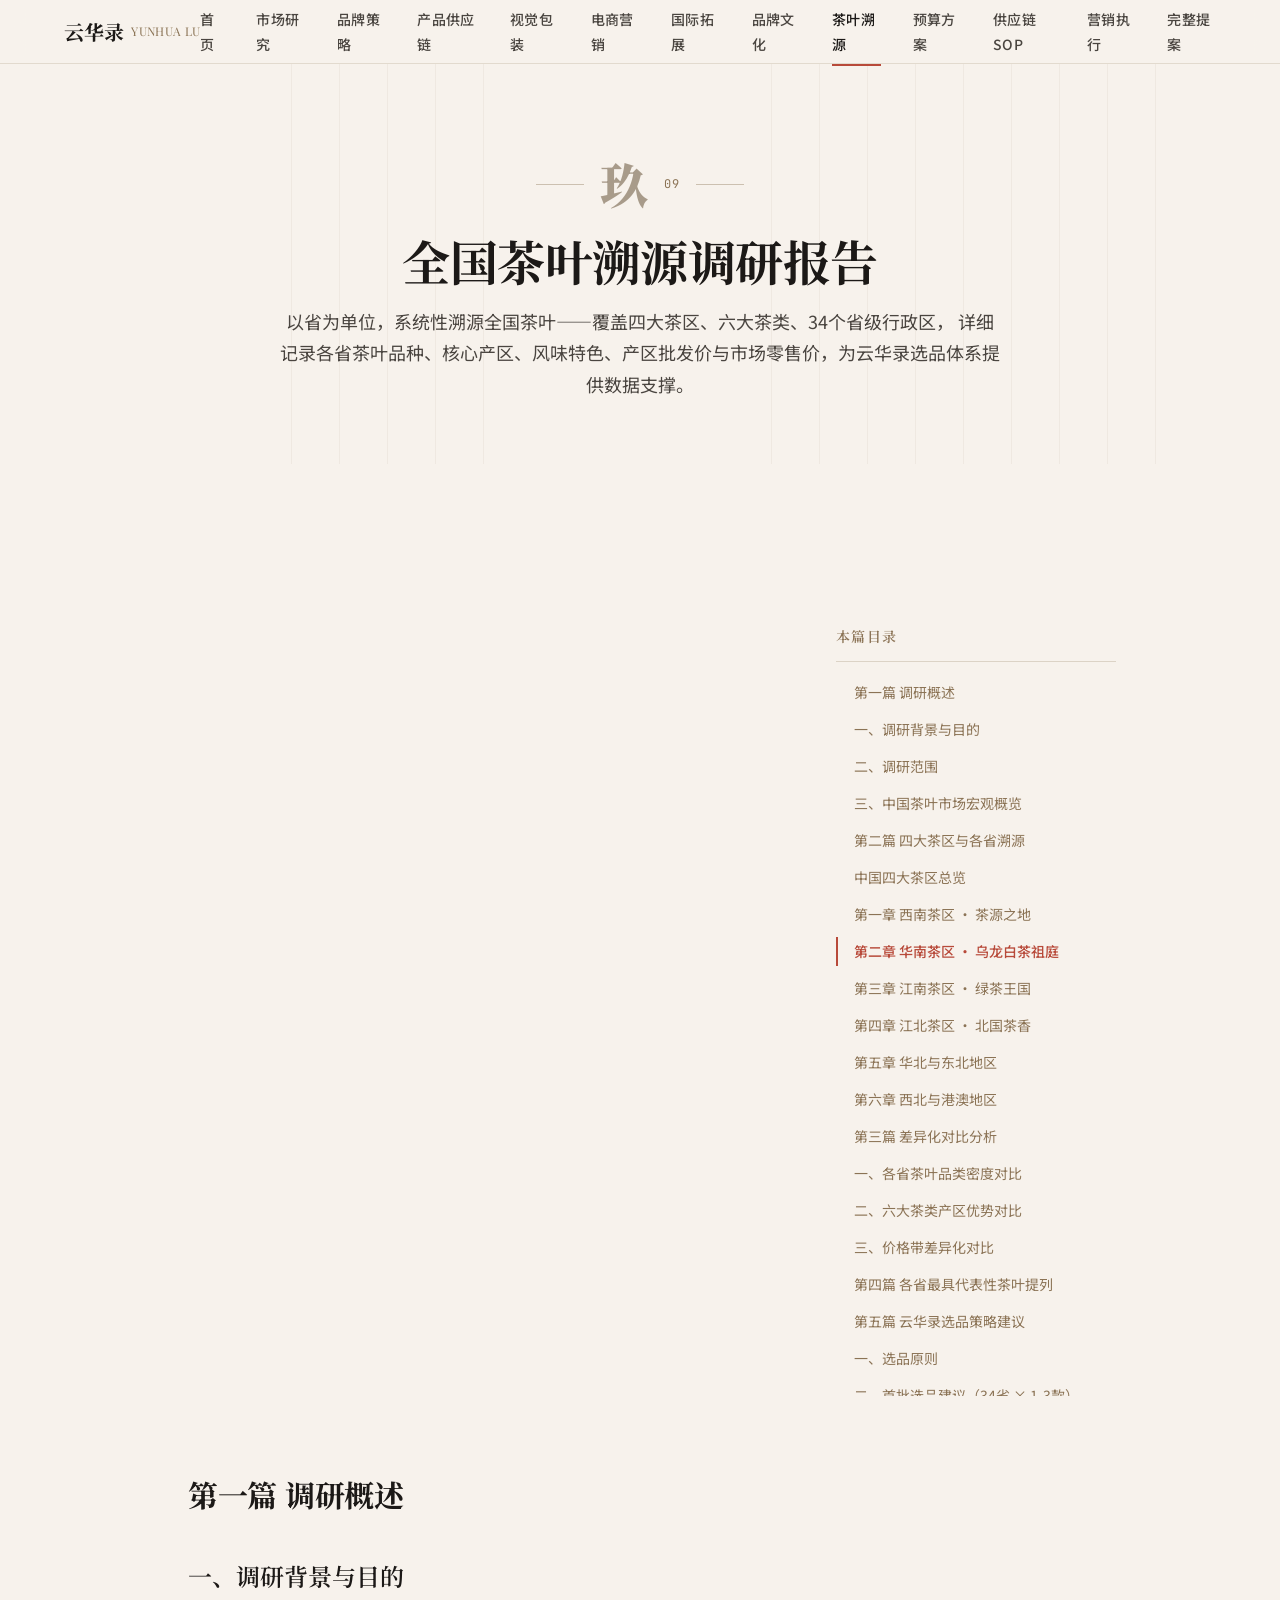
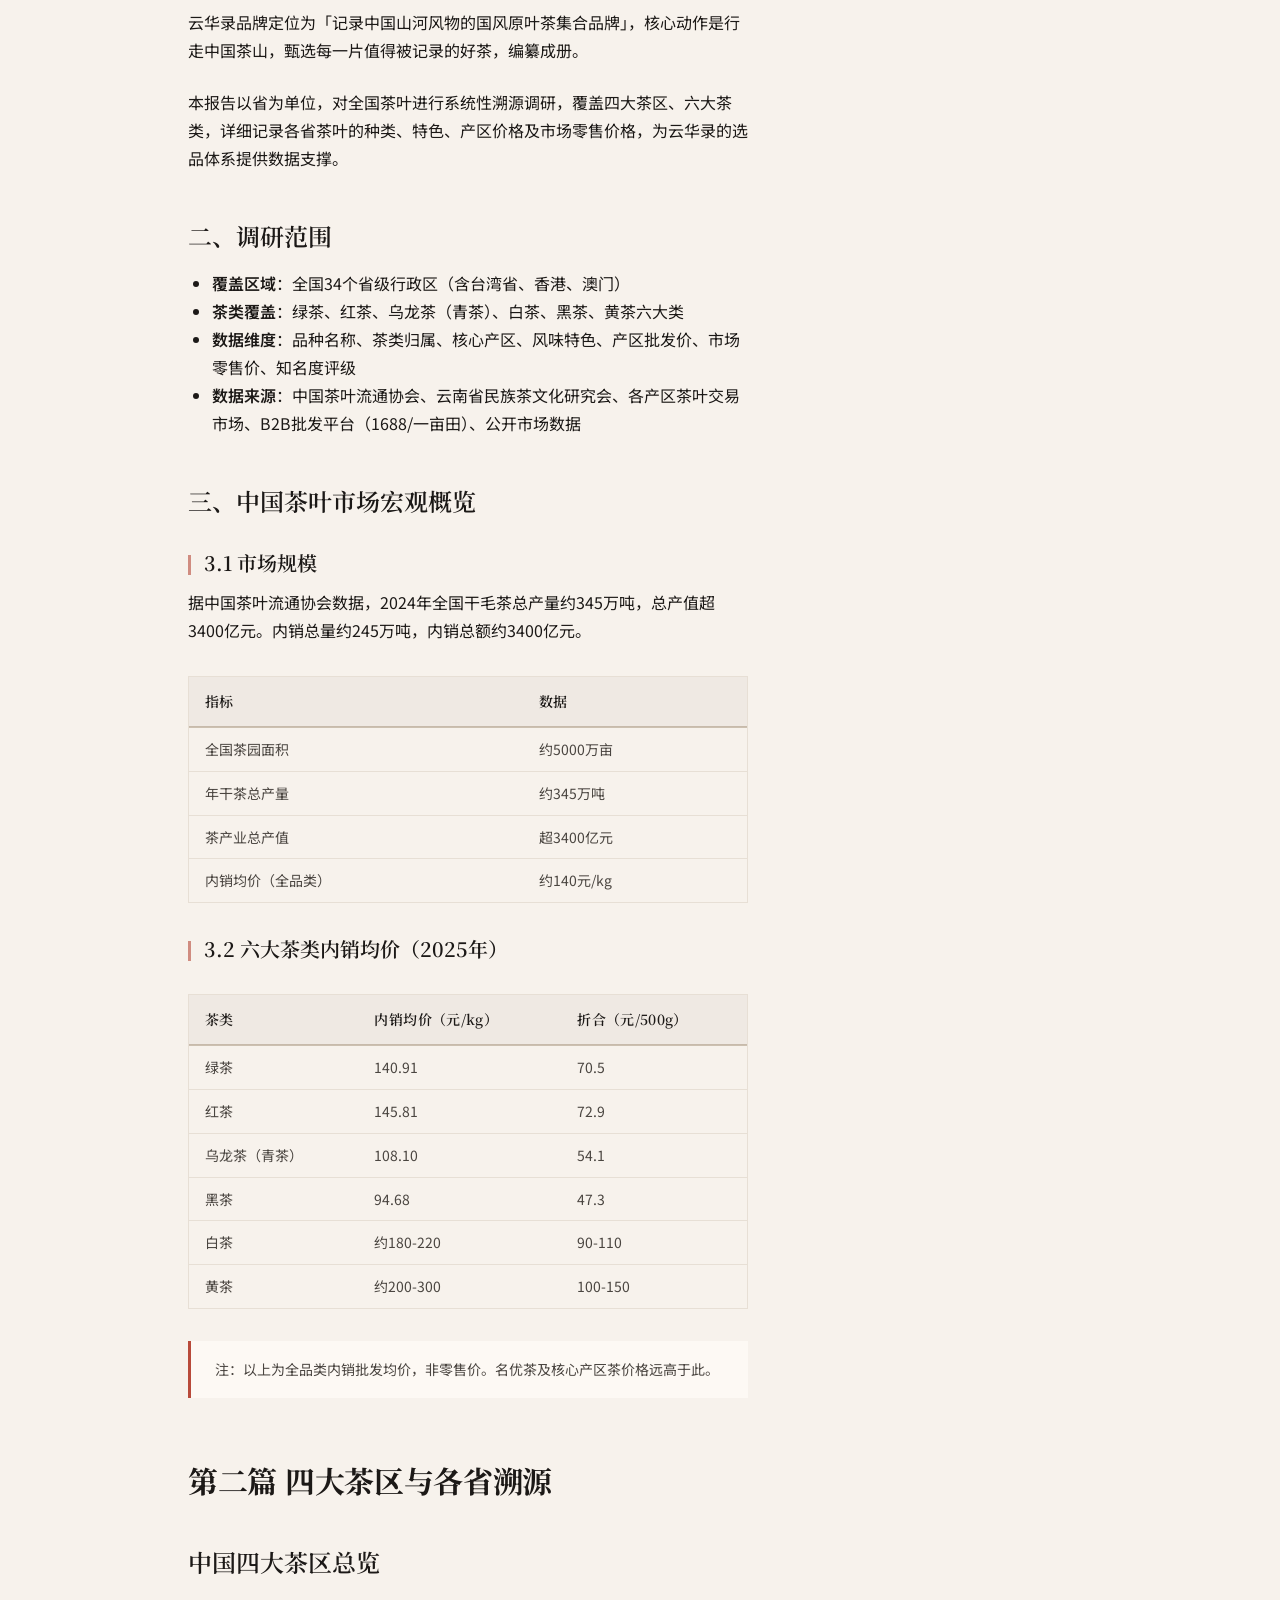
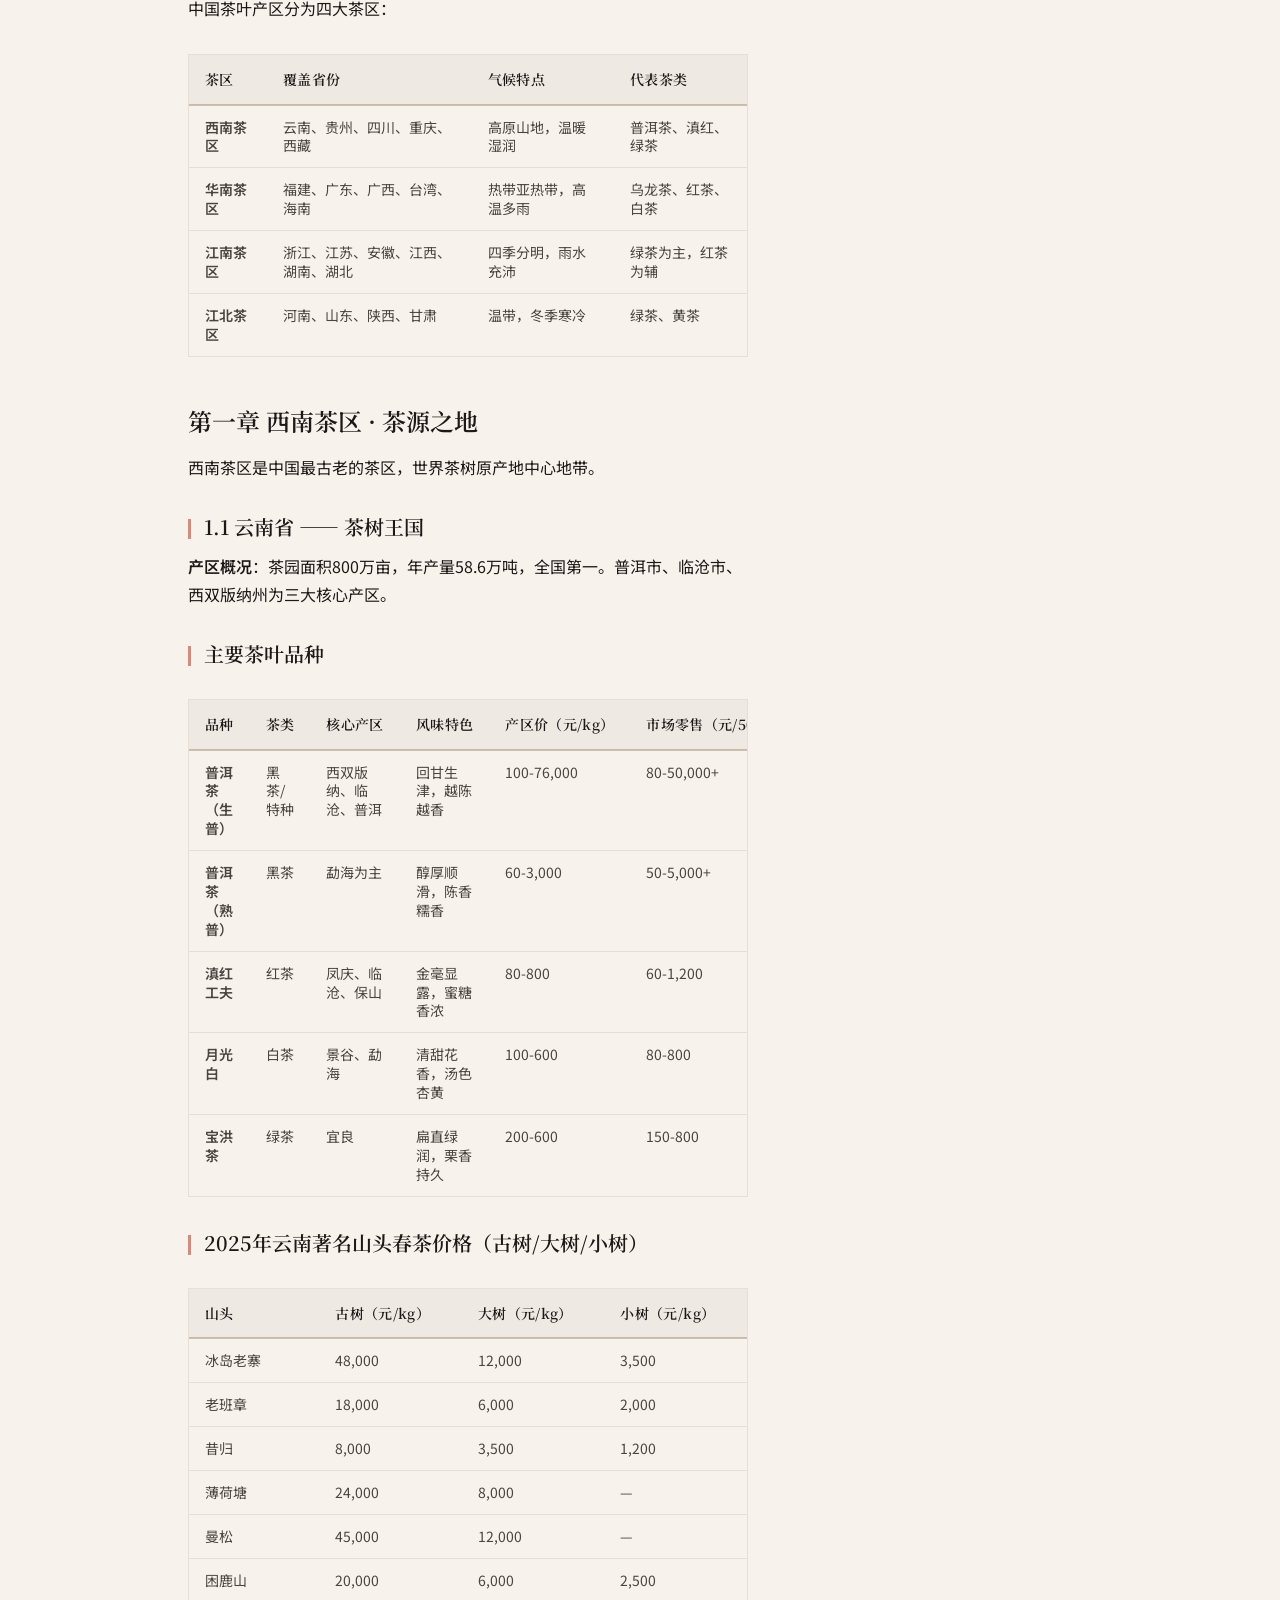
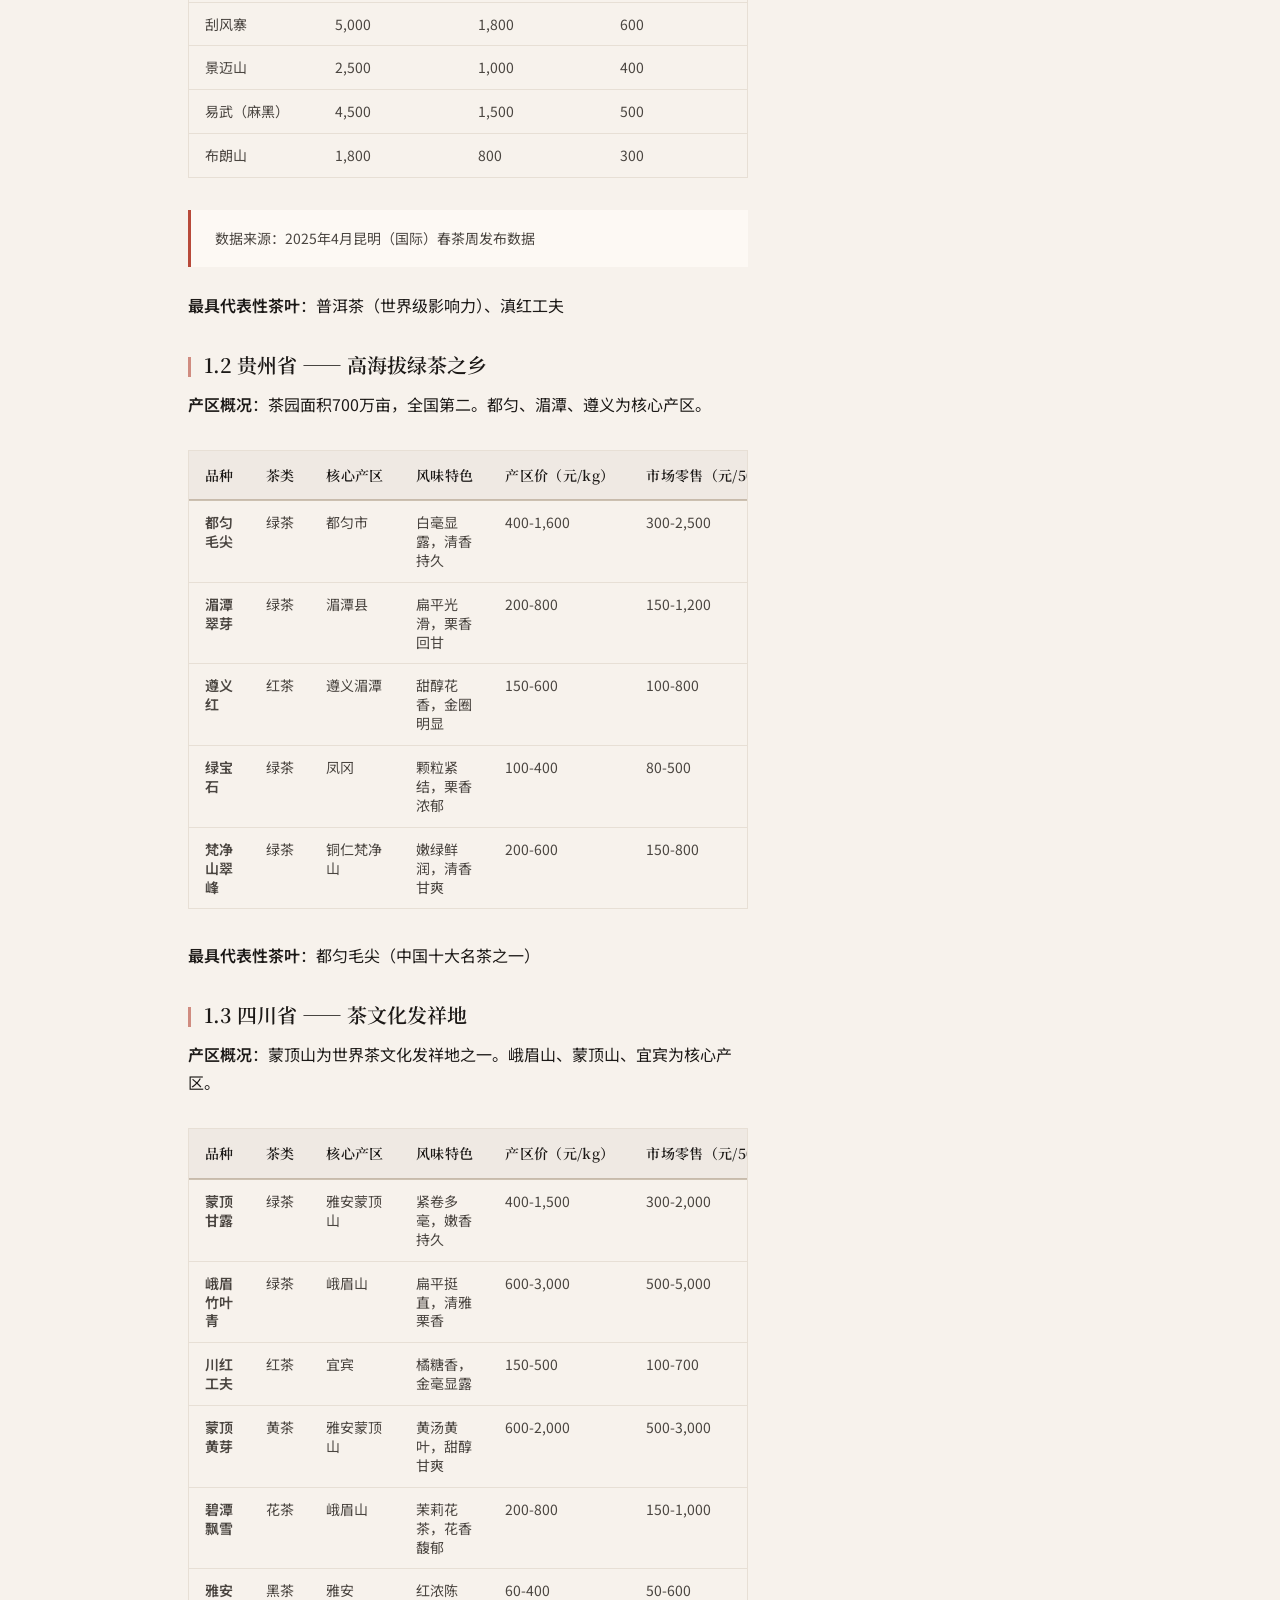
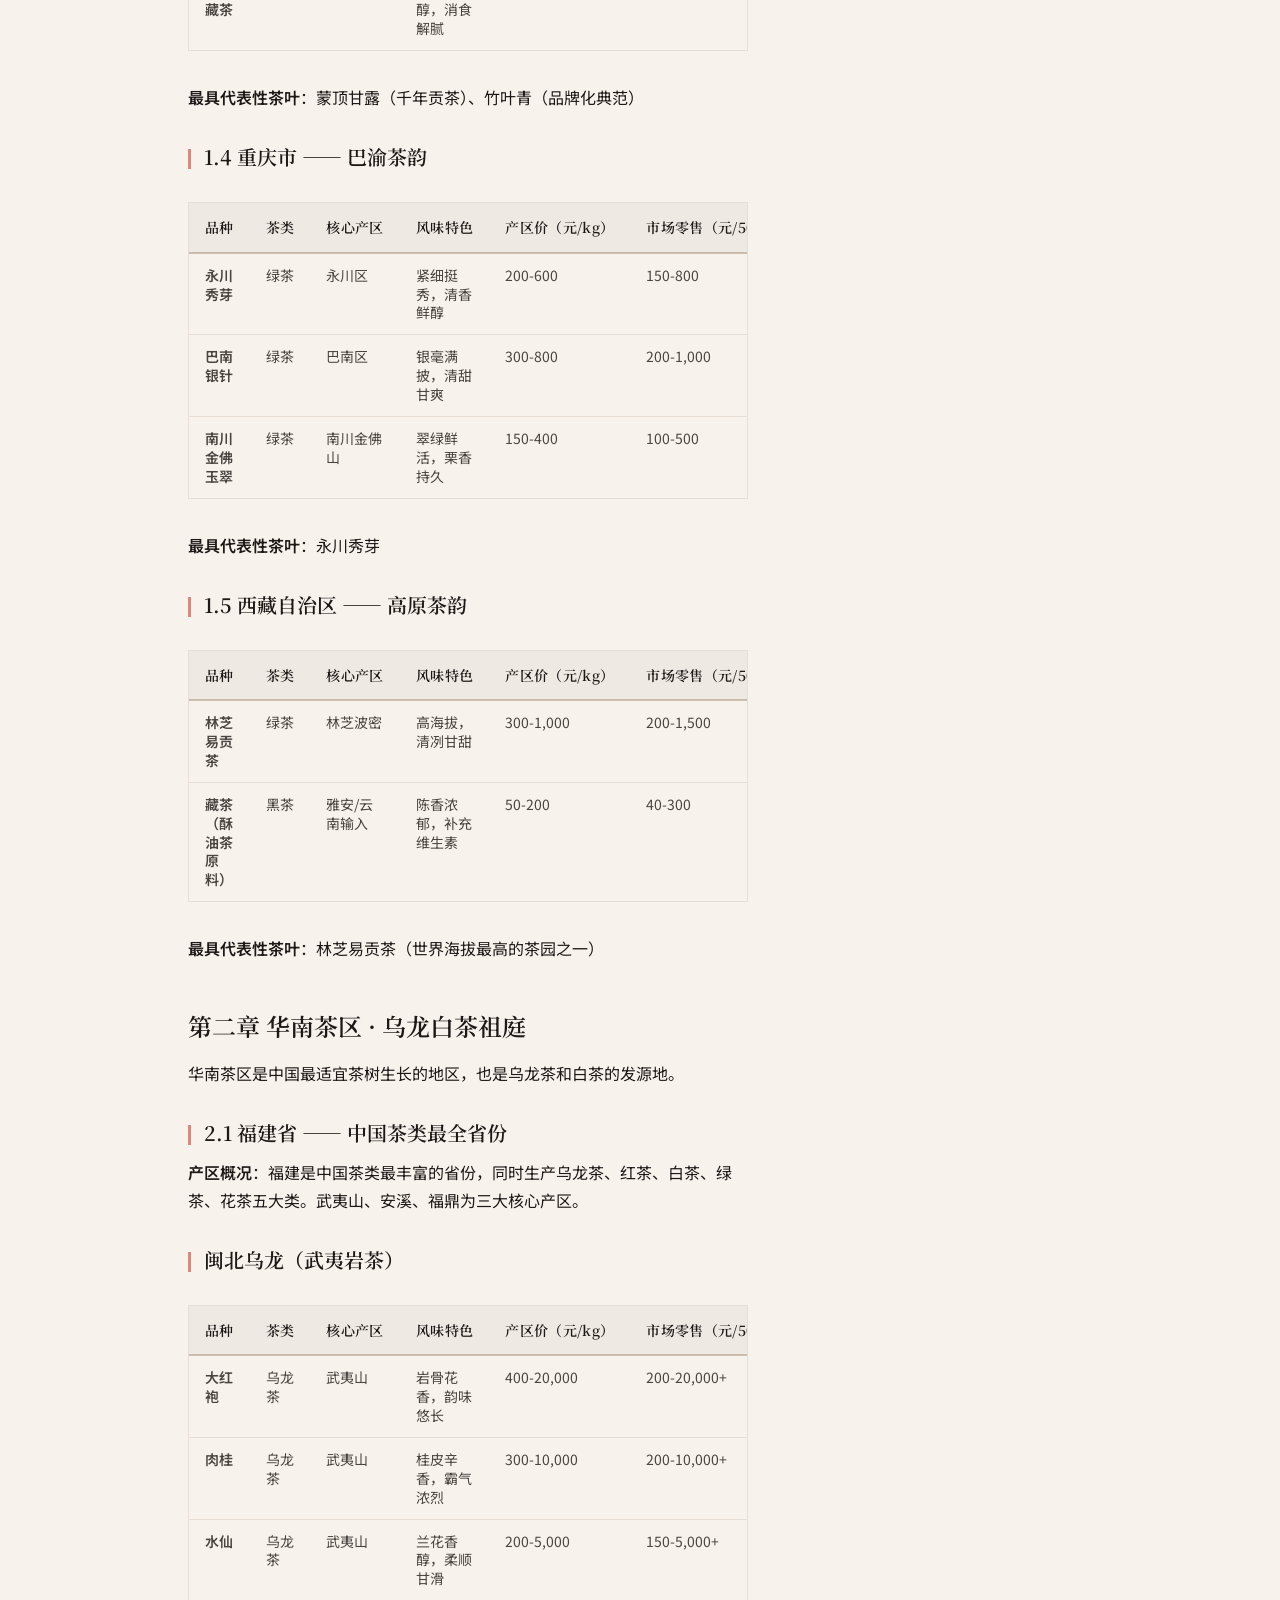
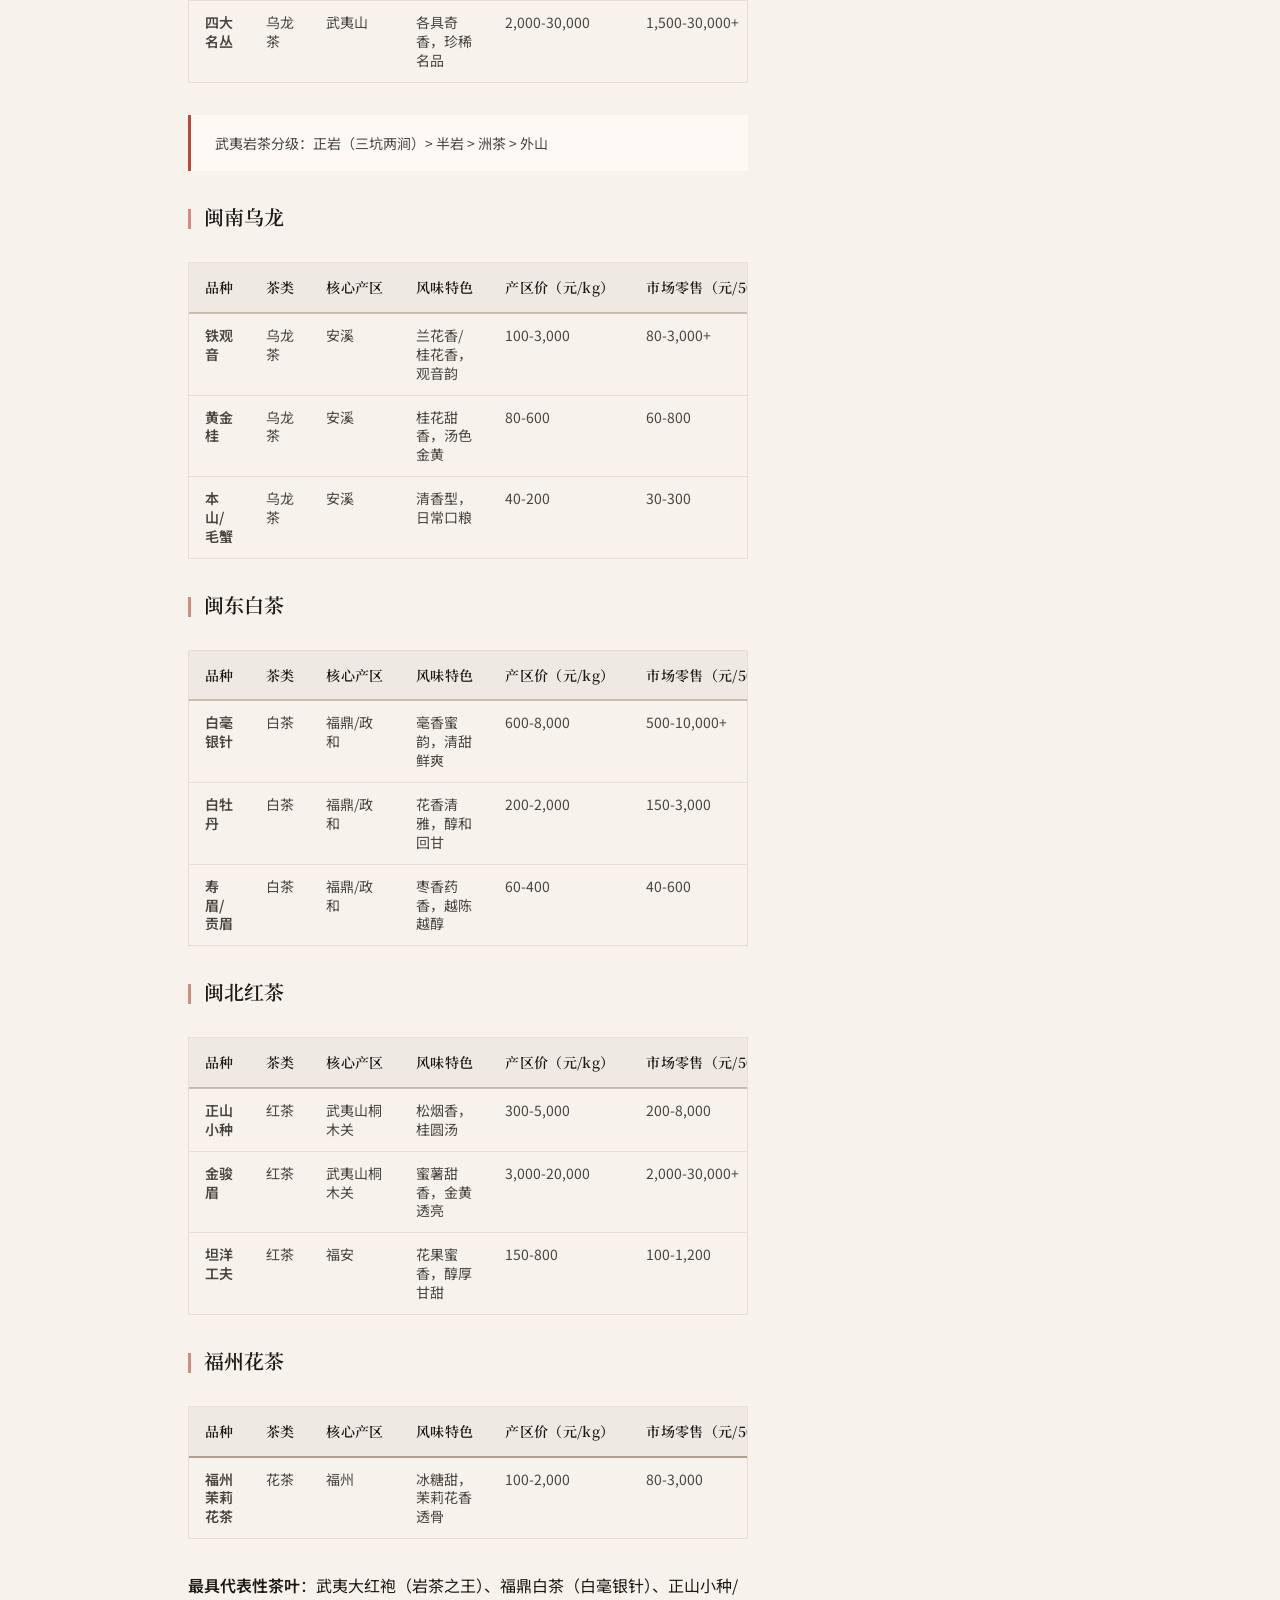
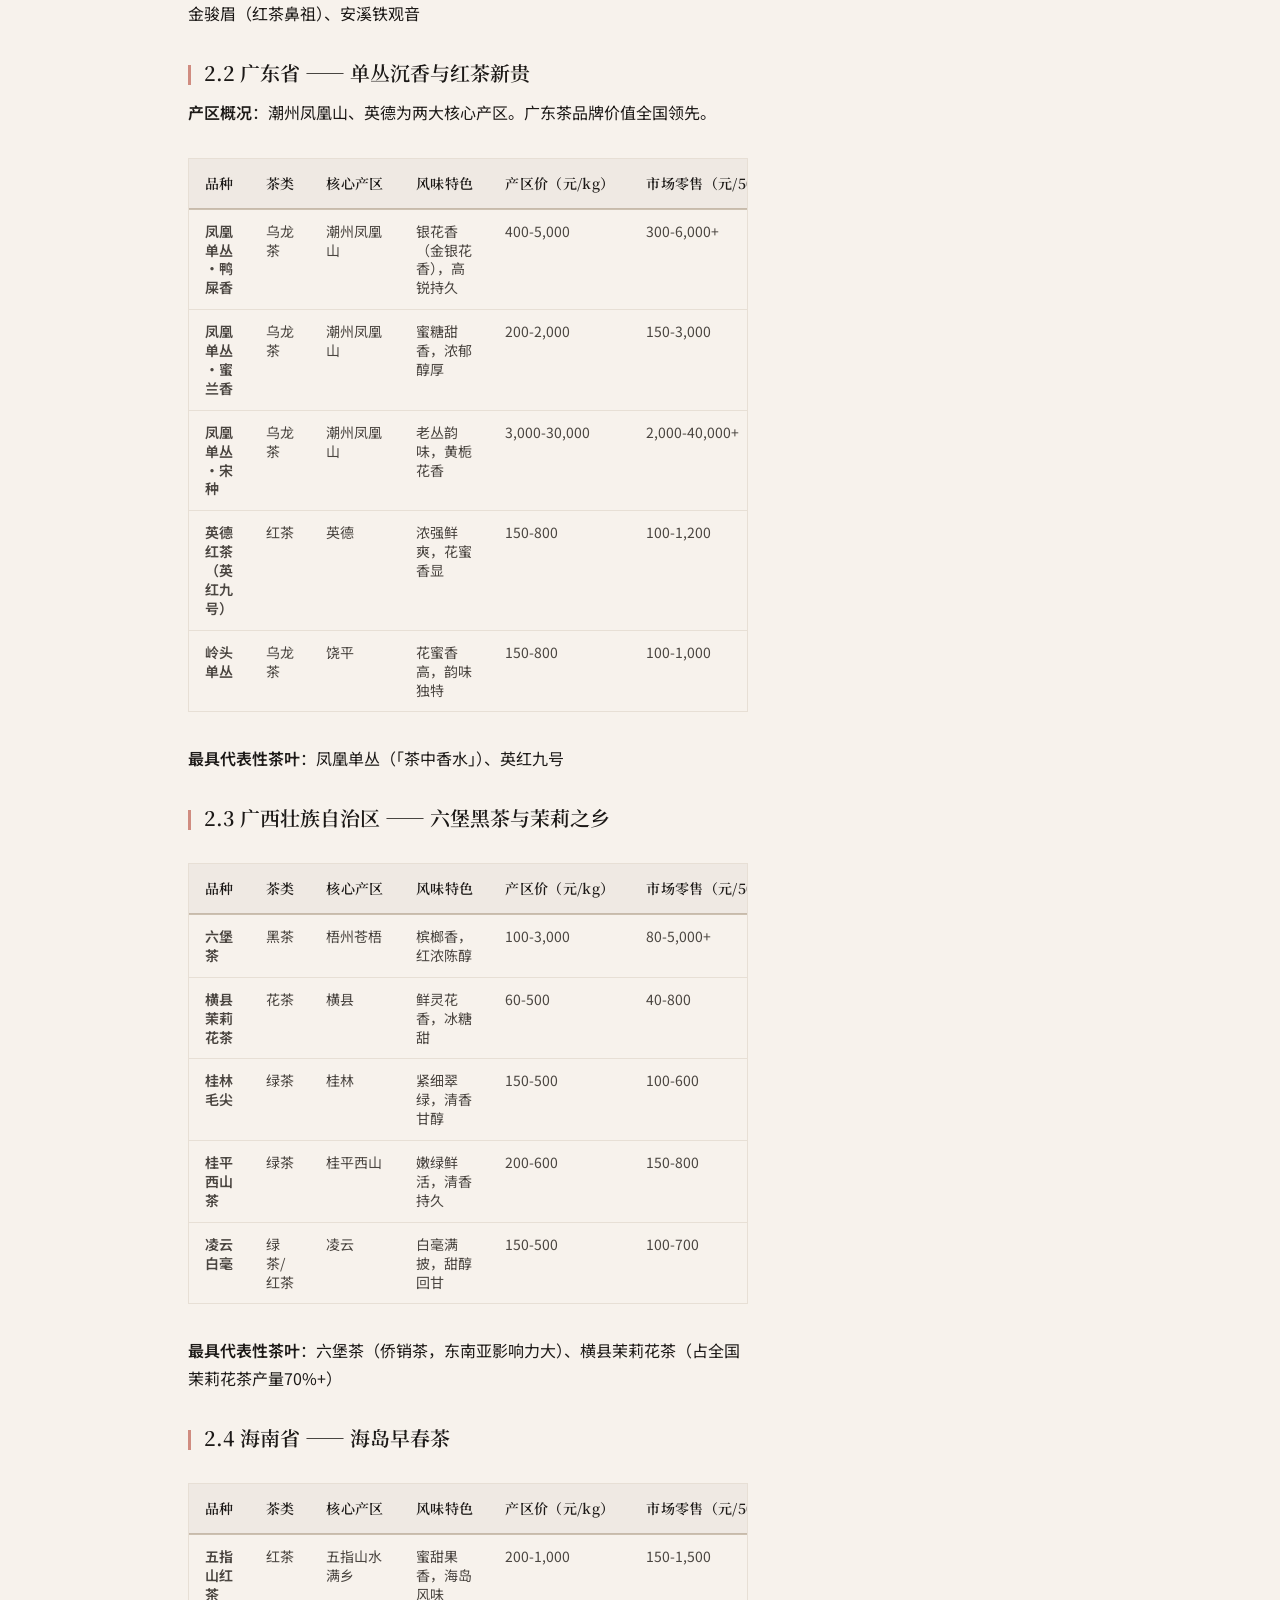
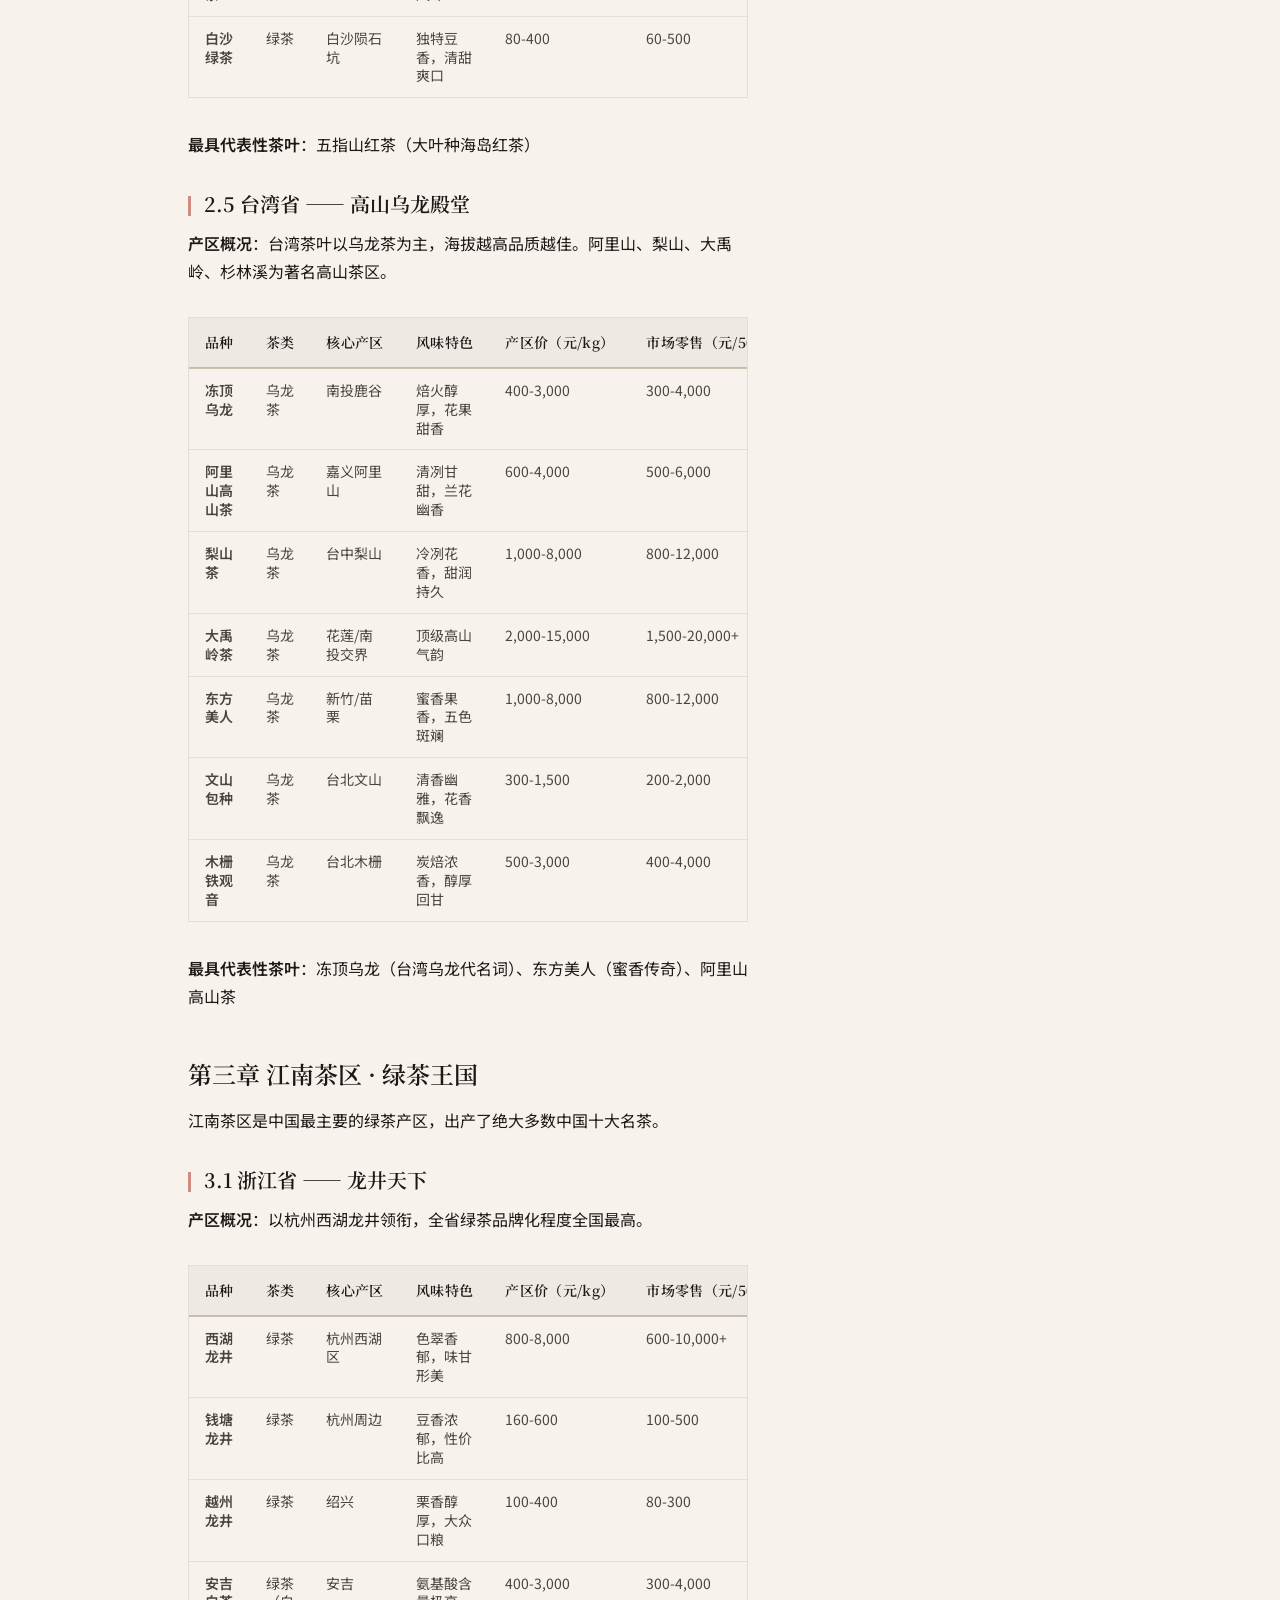
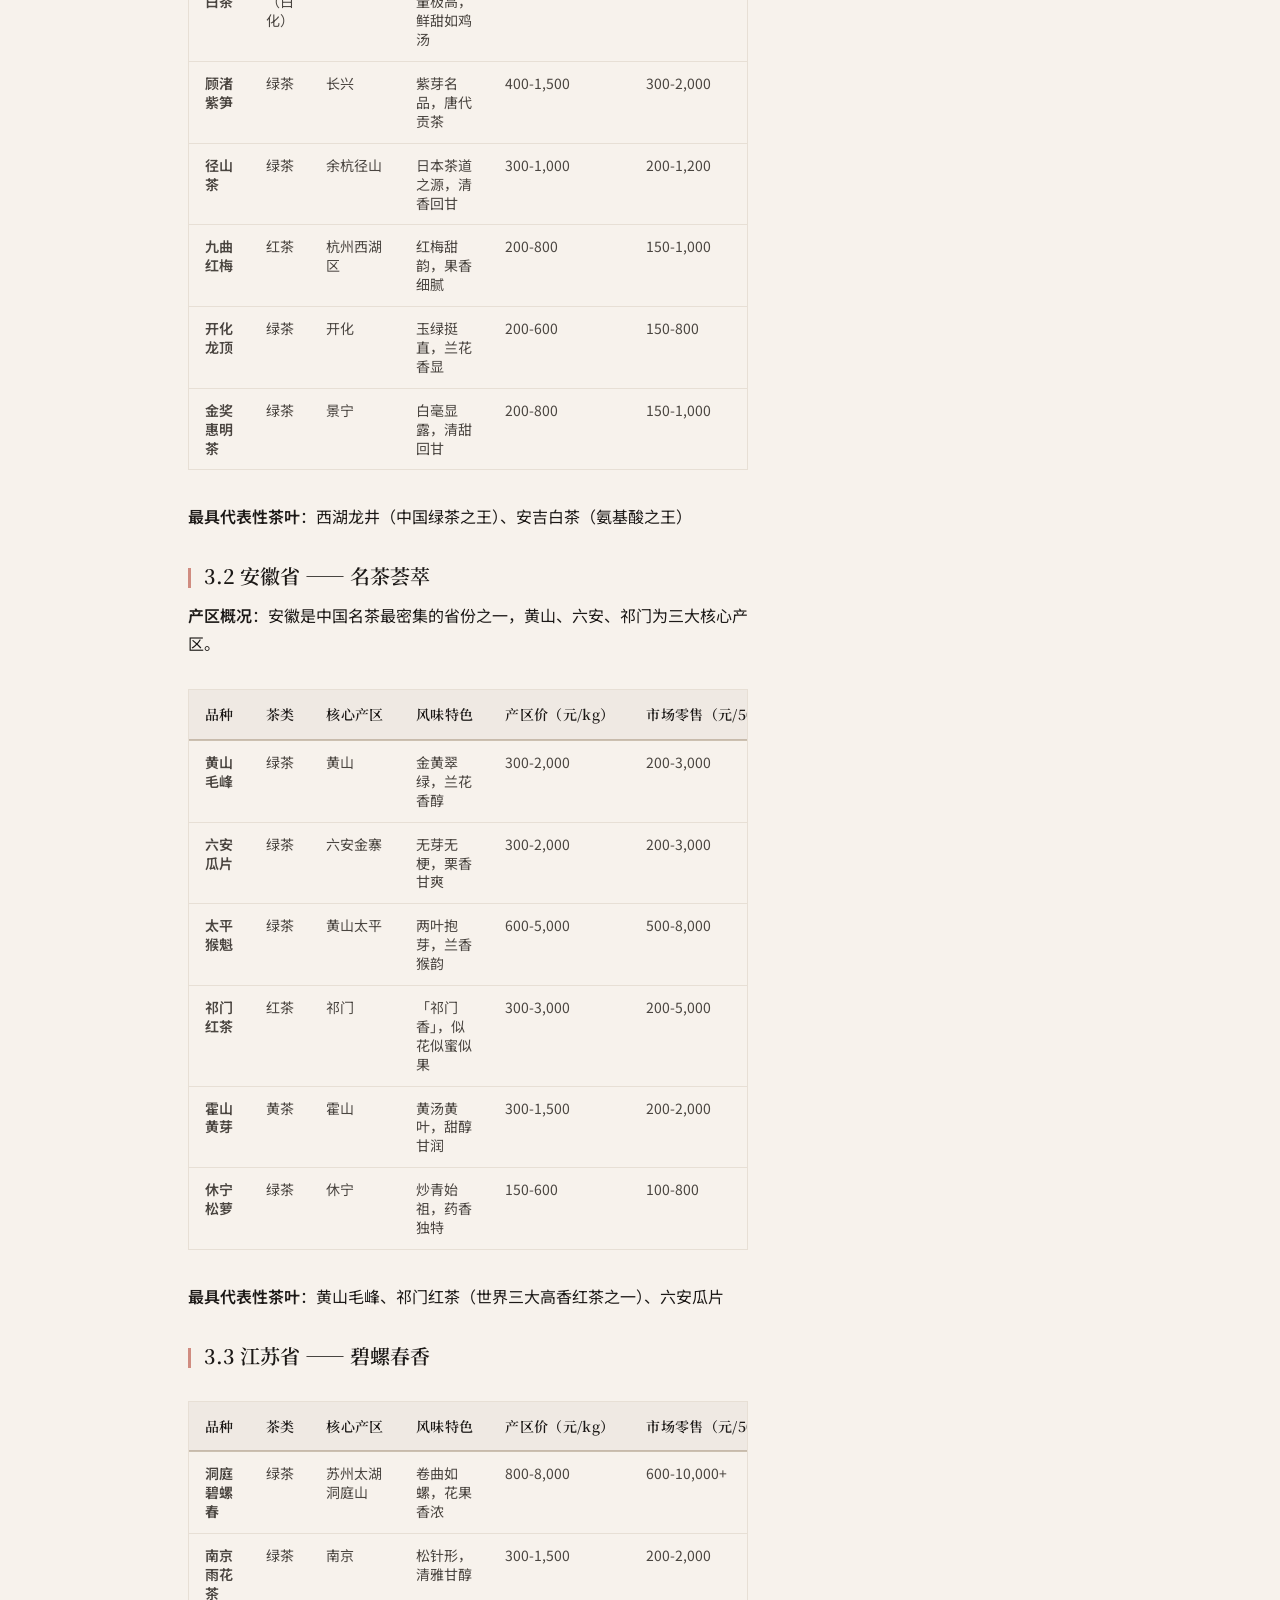
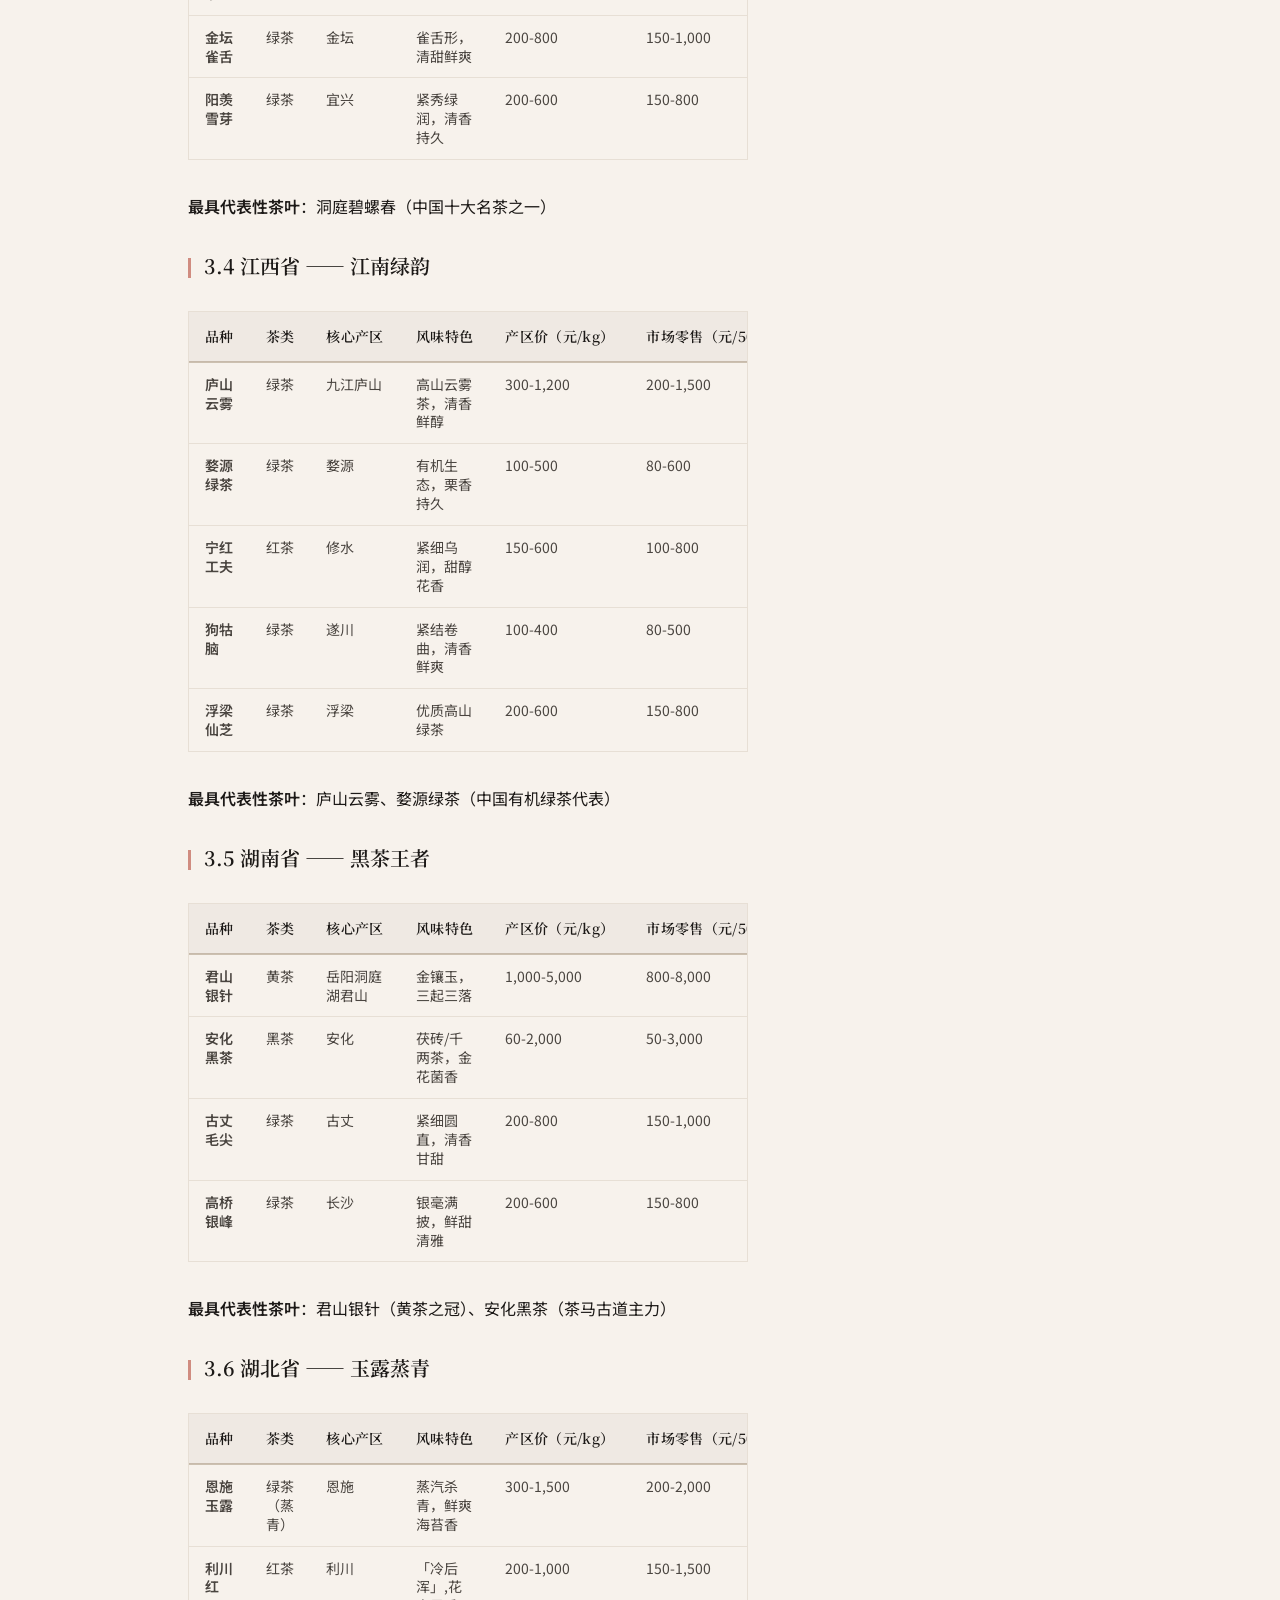
<file: pages/tea-trace-report.html>
<!DOCTYPE html>
<html lang="zh-CN">
<head>
  <meta charset="UTF-8">
  <meta name="viewport" content="width=device-width, initial-scale=1.0">
  <title>全国茶叶溯源调研报告 · 云华录品牌全案</title>
  <meta name="description" content="云华录全国茶叶溯源调研报告——覆盖四大茶区、六大茶类、34个省级行政区，详细记录各省茶叶品种、产区价格与市场零售价，为选品体系提供数据支撑。">

  <link rel="stylesheet" href="../assets/css/tokens.css">
  <link rel="stylesheet" href="../assets/css/base.css">
  <link rel="stylesheet" href="../assets/css/layout.css">
  <link rel="stylesheet" href="../assets/css/components.css">
  <link rel="stylesheet" href="../assets/css/pages.css">
  <link rel="stylesheet" href="../assets/css/mobile-fix.css">

  <link rel="icon" href="data:image/svg+xml,<svg xmlns='http://www.w3.org/2000/svg' viewBox='0 0 36 36'><rect width='36' height='36' rx='2' fill='%23B84A3A'/><text x='18' y='26' font-size='20' font-family='serif' font-weight='bold' fill='%23F7F2EC' text-anchor='middle'>云</text></svg>">

  <style>
    /* 茶叶溯源报告专用：引用注释样式 */
    .article-note {
      margin: var(--space-6) 0;
      padding: var(--space-4) var(--space-6);
      border-left: 3px solid var(--color-accent-vermilion);
      background: var(--color-surface-card);
      font-family: var(--font-cn-body);
      font-size: var(--text-sm);
      color: var(--color-text-secondary);
      line-height: 1.8;
    }
    .article-note p {
      margin: 0;
    }
    /* 篇章分隔 */
    .article-prose section {
      margin-bottom: var(--space-12);
    }
    .article-prose section:last-child {
      margin-bottom: 0;
    }
    /* 省份小标题加装饰 */
    .article-prose h4 {
      position: relative;
      padding-left: var(--space-4);
    }
    .article-prose h4::before {
      content: '';
      position: absolute;
      left: 0;
      top: 0.3em;
      width: 3px;
      height: 1em;
      background: var(--color-accent-vermilion);
      opacity: 0.6;
    }
    /* 结尾品牌slogan */
    .report-coda {
      text-align: center;
      margin-top: var(--space-16);
      padding-top: var(--space-10);
      border-top: 1px solid var(--color-border-default);
      font-family: var(--font-cn-heading);
      font-size: var(--text-lg);
      color: var(--color-accent-vermilion);
      line-height: 2;
      letter-spacing: 0.05em;
    }
    .report-coda-en {
      font-family: var(--font-mono);
      font-size: var(--text-xs);
      color: var(--color-text-tertiary);
      letter-spacing: 0.1em;
      margin-top: var(--space-3);
    }
  </style>
</head>
<body>

  <div class="reading-progress" aria-hidden="true"></div>

  <!-- ==========================================================================
       全局导航
       ========================================================================== -->
  <header class="site-nav">
    <div class="site-nav-inner">
      <a href="../index.html" class="nav-logo">
        <span>云华录</span>
        <span class="nav-logo-en">YUNHUA LU</span>
      </a>

      <ul class="nav-list">
        <li><a href="../index.html" class="nav-link">首页</a></li>
        <li><a href="market-research.html" class="nav-link">市场研究</a></li>
        <li><a href="brand-foundation.html" class="nav-link">品牌策略</a></li>
        <li><a href="product-supply.html" class="nav-link">产品供应链</a></li>
        <li><a href="visual-packaging.html" class="nav-link">视觉包装</a></li>
        <li><a href="ecommerce-marketing.html" class="nav-link">电商营销</a></li>
        <li><a href="international.html" class="nav-link">国际拓展</a></li>
        <li><a href="brand-culture.html" class="nav-link">品牌文化</a></li>
        <li><a href="tea-trace-report.html" class="nav-link active">茶叶溯源</a></li>
<li><a href="budget-execution.html" class="nav-link">预算方案</a></li>
<li><a href="supply-chain-sop.html" class="nav-link">供应链SOP</a></li>
<li><a href="marketing-execution.html" class="nav-link">营销执行</a></li>
        <li><a href="full-proposal.html" class="nav-link">完整提案</a></li>
      </ul>

      <button class="nav-toggle" aria-label="打开菜单" aria-expanded="false">
        <span></span><span></span><span></span>
      </button>
    </div>
  </header>

  <div class="nav-drawer">
    <ul class="nav-drawer-list">
      <li><a href="../index.html" class="nav-drawer-link">首页</a></li>
      <li><a href="market-research.html" class="nav-drawer-link">市场研究</a></li>
      <li><a href="brand-foundation.html" class="nav-drawer-link">品牌策略</a></li>
      <li><a href="product-supply.html" class="nav-drawer-link">产品供应链</a></li>
      <li><a href="visual-packaging.html" class="nav-drawer-link">视觉包装</a></li>
      <li><a href="ecommerce-marketing.html" class="nav-drawer-link">电商营销</a></li>
      <li><a href="international.html" class="nav-drawer-link">国际拓展</a></li>
      <li><a href="brand-culture.html" class="nav-drawer-link">品牌文化</a></li>
      <li><a href="tea-trace-report.html" class="nav-drawer-link active">茶叶溯源</a></li>
<li><a href="budget-execution.html" class="nav-drawer-link">预算方案</a></li>
<li><a href="supply-chain-sop.html" class="nav-drawer-link">供应链SOP</a></li>
<li><a href="marketing-execution.html" class="nav-drawer-link">营销执行</a></li>
      <li><a href="full-proposal.html" class="nav-drawer-link">完整提案</a></li>
    </ul>
  </div>

  <!-- ==========================================================================
       页面主体
       ========================================================================== -->
  <main class="page-main">

    <!-- ===================== 篇章首屏 ===================== -->
    <header class="chapter-header">
      <div class="tea-grid-bg-fade" aria-hidden="true"></div>
      <div class="chapter-header-number">
        <span class="chapter-header-num-cn">玖</span>
        <span class="chapter-header-num-latin">09</span>
      </div>
      <h1 class="chapter-header-title">全国茶叶溯源调研报告</h1>
      <p class="chapter-header-lead">
        以省为单位，系统性溯源全国茶叶——覆盖四大茶区、六大茶类、34个省级行政区， 详细记录各省茶叶品种、核心产区、风味特色、产区批发价与市场零售价，为云华录选品体系提供数据支撑。
      </p>
    </header>

    <!-- ===================== 阅读布局 ===================== -->
    <div class="page-layout container-wide">
      <!-- 侧边目录 -->
      <aside class="toc-sidebar">
        <button class="toc-toggle" aria-expanded="false">
          本篇目录
          <span class="toc-toggle-icon">▾</span>
        </button>
        <div class="toc-content">
          <div class="toc-title">本篇目录</div>
          <ul class="toc-list">
            <li><a href="#sec-1" class="toc-link">第一篇 调研概述</a></li>
              <li><a href="#sec-1-1" class="toc-link toc-sub">一、调研背景与目的</a></li>
              <li><a href="#sec-1-2" class="toc-link toc-sub">二、调研范围</a></li>
              <li><a href="#sec-1-3" class="toc-link toc-sub">三、中国茶叶市场宏观概览</a></li>
            <li><a href="#sec-2" class="toc-link">第二篇 四大茶区与各省溯源</a></li>
              <li><a href="#sec-2-1" class="toc-link toc-sub">中国四大茶区总览</a></li>
              <li><a href="#sec-2-2" class="toc-link toc-sub">第一章 西南茶区 · 茶源之地</a></li>
              <li><a href="#sec-2-3" class="toc-link toc-sub">第二章 华南茶区 · 乌龙白茶祖庭</a></li>
              <li><a href="#sec-2-4" class="toc-link toc-sub">第三章 江南茶区 · 绿茶王国</a></li>
              <li><a href="#sec-2-5" class="toc-link toc-sub">第四章 江北茶区 · 北国茶香</a></li>
              <li><a href="#sec-2-6" class="toc-link toc-sub">第五章 华北与东北地区</a></li>
              <li><a href="#sec-2-7" class="toc-link toc-sub">第六章 西北与港澳地区</a></li>
            <li><a href="#sec-3" class="toc-link">第三篇 差异化对比分析</a></li>
              <li><a href="#sec-3-1" class="toc-link toc-sub">一、各省茶叶品类密度对比</a></li>
              <li><a href="#sec-3-2" class="toc-link toc-sub">二、六大茶类产区优势对比</a></li>
              <li><a href="#sec-3-3" class="toc-link toc-sub">三、价格带差异化对比</a></li>
            <li><a href="#sec-4" class="toc-link">第四篇 各省最具代表性茶叶提列</a></li>
            <li><a href="#sec-5" class="toc-link">第五篇 云华录选品策略建议</a></li>
              <li><a href="#sec-5-1" class="toc-link toc-sub">一、选品原则</a></li>
              <li><a href="#sec-5-2" class="toc-link toc-sub">二、首批选品建议（34省 × 1-3款）</a></li>
              <li><a href="#sec-5-3" class="toc-link toc-sub">三、价格带规划</a></li>
            <li><a href="#sec-6" class="toc-link">第六篇 风险提示与注意事项</a></li>
              <li><a href="#sec-6-1" class="toc-link toc-sub">一、供应链风险</a></li>
              <li><a href="#sec-6-2" class="toc-link toc-sub">二、政策合规</a></li>
              <li><a href="#sec-6-3" class="toc-link toc-sub">三、品牌建议</a></li>
          </ul>
        </div>
      </aside>

      <article class="page-content">

      <!-- 正文内容 -->
      <div class="article-prose">

        <section id="sec-1">
          <h2>第一篇 调研概述</h2>
          <h3 id="sec-1-1">一、调研背景与目的</h3>
          <p>云华录品牌定位为「记录中国山河风物的国风原叶茶集合品牌」，核心动作是行走中国茶山，甄选每一片值得被记录的好茶，编纂成册。</p>
          <p>本报告以省为单位，对全国茶叶进行系统性溯源调研，覆盖四大茶区、六大茶类，详细记录各省茶叶的种类、特色、产区价格及市场零售价格，为云华录的选品体系提供数据支撑。</p>
          <h3 id="sec-1-2">二、调研范围</h3>
          <ul>
            <li><strong>覆盖区域</strong>：全国34个省级行政区（含台湾省、香港、澳门）</li>
            <li><strong>茶类覆盖</strong>：绿茶、红茶、乌龙茶（青茶）、白茶、黑茶、黄茶六大类</li>
            <li><strong>数据维度</strong>：品种名称、茶类归属、核心产区、风味特色、产区批发价、市场零售价、知名度评级</li>
            <li><strong>数据来源</strong>：中国茶叶流通协会、云南省民族茶文化研究会、各产区茶叶交易市场、B2B批发平台（1688/一亩田）、公开市场数据</li>
          </ul>
          <h3 id="sec-1-3">三、中国茶叶市场宏观概览</h3>
          <h4>3.1 市场规模</h4>
          <p>据中国茶叶流通协会数据，2024年全国干毛茶总产量约345万吨，总产值超3400亿元。内销总量约245万吨，内销总额约3400亿元。</p>
          <div class="data-table-wrap">
            <table class="data-table">
              <thead>
                <tr><th>指标</th><th>数据</th></tr>
              </thead>
              <tbody>
                <tr><td>全国茶园面积</td><td>约5000万亩</td></tr>
                <tr><td>年干茶总产量</td><td>约345万吨</td></tr>
                <tr><td>茶产业总产值</td><td>超3400亿元</td></tr>
                <tr><td>内销均价（全品类）</td><td>约140元/kg</td></tr>
              </tbody>
            </table>
          </div>
          <h4>3.2 六大茶类内销均价（2025年）</h4>
          <div class="data-table-wrap">
            <table class="data-table">
              <thead>
                <tr><th>茶类</th><th>内销均价（元/kg）</th><th>折合（元/500g）</th></tr>
              </thead>
              <tbody>
                <tr><td>绿茶</td><td>140.91</td><td>70.5</td></tr>
                <tr><td>红茶</td><td>145.81</td><td>72.9</td></tr>
                <tr><td>乌龙茶（青茶）</td><td>108.10</td><td>54.1</td></tr>
                <tr><td>黑茶</td><td>94.68</td><td>47.3</td></tr>
                <tr><td>白茶</td><td>约180-220</td><td>90-110</td></tr>
                <tr><td>黄茶</td><td>约200-300</td><td>100-150</td></tr>
              </tbody>
            </table>
          </div>
          <blockquote class="article-note"><p>注：以上为全品类内销批发均价，非零售价。名优茶及核心产区茶价格远高于此。</p></blockquote>
        </section>
        <section id="sec-2">
          <h2>第二篇 四大茶区与各省溯源</h2>
          <h3 id="sec-2-1">中国四大茶区总览</h3>
          <p>中国茶叶产区分为四大茶区：</p>
          <div class="data-table-wrap">
            <table class="data-table">
              <thead>
                <tr><th>茶区</th><th>覆盖省份</th><th>气候特点</th><th>代表茶类</th></tr>
              </thead>
              <tbody>
                <tr><td><strong>西南茶区</strong></td><td>云南、贵州、四川、重庆、西藏</td><td>高原山地，温暖湿润</td><td>普洱茶、滇红、绿茶</td></tr>
                <tr><td><strong>华南茶区</strong></td><td>福建、广东、广西、台湾、海南</td><td>热带亚热带，高温多雨</td><td>乌龙茶、红茶、白茶</td></tr>
                <tr><td><strong>江南茶区</strong></td><td>浙江、江苏、安徽、江西、湖南、湖北</td><td>四季分明，雨水充沛</td><td>绿茶为主，红茶为辅</td></tr>
                <tr><td><strong>江北茶区</strong></td><td>河南、山东、陕西、甘肃</td><td>温带，冬季寒冷</td><td>绿茶、黄茶</td></tr>
              </tbody>
            </table>
          </div>
          <h3 id="sec-2-2">第一章 西南茶区 · 茶源之地</h3>
          <p>西南茶区是中国最古老的茶区，世界茶树原产地中心地带。</p>
          <h4>1.1 云南省 —— 茶树王国</h4>
          <p><strong>产区概况</strong>：茶园面积800万亩，年产量58.6万吨，全国第一。普洱市、临沧市、西双版纳州为三大核心产区。</p>
          <h4>主要茶叶品种</h4>
          <div class="data-table-wrap">
            <table class="data-table">
              <thead>
                <tr><th>品种</th><th>茶类</th><th>核心产区</th><th>风味特色</th><th>产区价（元/kg）</th><th>市场零售（元/500g）</th></tr>
              </thead>
              <tbody>
                <tr><td><strong>普洱茶（生普）</strong></td><td>黑茶/特种</td><td>西双版纳、临沧、普洱</td><td>回甘生津，越陈越香</td><td>100-76,000</td><td>80-50,000+</td></tr>
                <tr><td><strong>普洱茶（熟普）</strong></td><td>黑茶</td><td>勐海为主</td><td>醇厚顺滑，陈香糯香</td><td>60-3,000</td><td>50-5,000+</td></tr>
                <tr><td><strong>滇红工夫</strong></td><td>红茶</td><td>凤庆、临沧、保山</td><td>金毫显露，蜜糖香浓</td><td>80-800</td><td>60-1,200</td></tr>
                <tr><td><strong>月光白</strong></td><td>白茶</td><td>景谷、勐海</td><td>清甜花香，汤色杏黄</td><td>100-600</td><td>80-800</td></tr>
                <tr><td><strong>宝洪茶</strong></td><td>绿茶</td><td>宜良</td><td>扁直绿润，栗香持久</td><td>200-600</td><td>150-800</td></tr>
              </tbody>
            </table>
          </div>
          <h4>2025年云南著名山头春茶价格（古树/大树/小树）</h4>
          <div class="data-table-wrap">
            <table class="data-table">
              <thead>
                <tr><th>山头</th><th>古树（元/kg）</th><th>大树（元/kg）</th><th>小树（元/kg）</th></tr>
              </thead>
              <tbody>
                <tr><td>冰岛老寨</td><td>48,000</td><td>12,000</td><td>3,500</td></tr>
                <tr><td>老班章</td><td>18,000</td><td>6,000</td><td>2,000</td></tr>
                <tr><td>昔归</td><td>8,000</td><td>3,500</td><td>1,200</td></tr>
                <tr><td>薄荷塘</td><td>24,000</td><td>8,000</td><td>—</td></tr>
                <tr><td>曼松</td><td>45,000</td><td>12,000</td><td>—</td></tr>
                <tr><td>困鹿山</td><td>20,000</td><td>6,000</td><td>2,500</td></tr>
                <tr><td>刮风寨</td><td>5,000</td><td>1,800</td><td>600</td></tr>
                <tr><td>景迈山</td><td>2,500</td><td>1,000</td><td>400</td></tr>
                <tr><td>易武（麻黑）</td><td>4,500</td><td>1,500</td><td>500</td></tr>
                <tr><td>布朗山</td><td>1,800</td><td>800</td><td>300</td></tr>
              </tbody>
            </table>
          </div>
          <blockquote class="article-note"><p>数据来源：2025年4月昆明（国际）春茶周发布数据</p></blockquote>
          <p><strong>最具代表性茶叶</strong>：普洱茶（世界级影响力）、滇红工夫</p>
          <h4>1.2 贵州省 —— 高海拔绿茶之乡</h4>
          <p><strong>产区概况</strong>：茶园面积700万亩，全国第二。都匀、湄潭、遵义为核心产区。</p>
          <div class="data-table-wrap">
            <table class="data-table">
              <thead>
                <tr><th>品种</th><th>茶类</th><th>核心产区</th><th>风味特色</th><th>产区价（元/kg）</th><th>市场零售（元/500g）</th></tr>
              </thead>
              <tbody>
                <tr><td><strong>都匀毛尖</strong></td><td>绿茶</td><td>都匀市</td><td>白毫显露，清香持久</td><td>400-1,600</td><td>300-2,500</td></tr>
                <tr><td><strong>湄潭翠芽</strong></td><td>绿茶</td><td>湄潭县</td><td>扁平光滑，栗香回甘</td><td>200-800</td><td>150-1,200</td></tr>
                <tr><td><strong>遵义红</strong></td><td>红茶</td><td>遵义湄潭</td><td>甜醇花香，金圈明显</td><td>150-600</td><td>100-800</td></tr>
                <tr><td><strong>绿宝石</strong></td><td>绿茶</td><td>凤冈</td><td>颗粒紧结，栗香浓郁</td><td>100-400</td><td>80-500</td></tr>
                <tr><td><strong>梵净山翠峰</strong></td><td>绿茶</td><td>铜仁梵净山</td><td>嫩绿鲜润，清香甘爽</td><td>200-600</td><td>150-800</td></tr>
              </tbody>
            </table>
          </div>
          <p><strong>最具代表性茶叶</strong>：都匀毛尖（中国十大名茶之一）</p>
          <h4>1.3 四川省 —— 茶文化发祥地</h4>
          <p><strong>产区概况</strong>：蒙顶山为世界茶文化发祥地之一。峨眉山、蒙顶山、宜宾为核心产区。</p>
          <div class="data-table-wrap">
            <table class="data-table">
              <thead>
                <tr><th>品种</th><th>茶类</th><th>核心产区</th><th>风味特色</th><th>产区价（元/kg）</th><th>市场零售（元/500g）</th></tr>
              </thead>
              <tbody>
                <tr><td><strong>蒙顶甘露</strong></td><td>绿茶</td><td>雅安蒙顶山</td><td>紧卷多毫，嫩香持久</td><td>400-1,500</td><td>300-2,000</td></tr>
                <tr><td><strong>峨眉竹叶青</strong></td><td>绿茶</td><td>峨眉山</td><td>扁平挺直，清雅栗香</td><td>600-3,000</td><td>500-5,000</td></tr>
                <tr><td><strong>川红工夫</strong></td><td>红茶</td><td>宜宾</td><td>橘糖香，金毫显露</td><td>150-500</td><td>100-700</td></tr>
                <tr><td><strong>蒙顶黄芽</strong></td><td>黄茶</td><td>雅安蒙顶山</td><td>黄汤黄叶，甜醇甘爽</td><td>600-2,000</td><td>500-3,000</td></tr>
                <tr><td><strong>碧潭飘雪</strong></td><td>花茶</td><td>峨眉山</td><td>茉莉花茶，花香馥郁</td><td>200-800</td><td>150-1,000</td></tr>
                <tr><td><strong>雅安藏茶</strong></td><td>黑茶</td><td>雅安</td><td>红浓陈醇，消食解腻</td><td>60-400</td><td>50-600</td></tr>
              </tbody>
            </table>
          </div>
          <p><strong>最具代表性茶叶</strong>：蒙顶甘露（千年贡茶）、竹叶青（品牌化典范）</p>
          <h4>1.4 重庆市 —— 巴渝茶韵</h4>
          <div class="data-table-wrap">
            <table class="data-table">
              <thead>
                <tr><th>品种</th><th>茶类</th><th>核心产区</th><th>风味特色</th><th>产区价（元/kg）</th><th>市场零售（元/500g）</th></tr>
              </thead>
              <tbody>
                <tr><td><strong>永川秀芽</strong></td><td>绿茶</td><td>永川区</td><td>紧细挺秀，清香鲜醇</td><td>200-600</td><td>150-800</td></tr>
                <tr><td><strong>巴南银针</strong></td><td>绿茶</td><td>巴南区</td><td>银毫满披，清甜甘爽</td><td>300-800</td><td>200-1,000</td></tr>
                <tr><td><strong>南川金佛玉翠</strong></td><td>绿茶</td><td>南川金佛山</td><td>翠绿鲜活，栗香持久</td><td>150-400</td><td>100-500</td></tr>
              </tbody>
            </table>
          </div>
          <p><strong>最具代表性茶叶</strong>：永川秀芽</p>
          <h4>1.5 西藏自治区 —— 高原茶韵</h4>
          <div class="data-table-wrap">
            <table class="data-table">
              <thead>
                <tr><th>品种</th><th>茶类</th><th>核心产区</th><th>风味特色</th><th>产区价（元/kg）</th><th>市场零售（元/500g）</th></tr>
              </thead>
              <tbody>
                <tr><td><strong>林芝易贡茶</strong></td><td>绿茶</td><td>林芝波密</td><td>高海拔，清冽甘甜</td><td>300-1,000</td><td>200-1,500</td></tr>
                <tr><td><strong>藏茶（酥油茶原料）</strong></td><td>黑茶</td><td>雅安/云南输入</td><td>陈香浓郁，补充维生素</td><td>50-200</td><td>40-300</td></tr>
              </tbody>
            </table>
          </div>
          <p><strong>最具代表性茶叶</strong>：林芝易贡茶（世界海拔最高的茶园之一）</p>
          <h3 id="sec-2-3">第二章 华南茶区 · 乌龙白茶祖庭</h3>
          <p>华南茶区是中国最适宜茶树生长的地区，也是乌龙茶和白茶的发源地。</p>
          <h4>2.1 福建省 —— 中国茶类最全省份</h4>
          <p><strong>产区概况</strong>：福建是中国茶类最丰富的省份，同时生产乌龙茶、红茶、白茶、绿茶、花茶五大类。武夷山、安溪、福鼎为三大核心产区。</p>
          <h4>闽北乌龙（武夷岩茶）</h4>
          <div class="data-table-wrap">
            <table class="data-table">
              <thead>
                <tr><th>品种</th><th>茶类</th><th>核心产区</th><th>风味特色</th><th>产区价（元/kg）</th><th>市场零售（元/500g）</th></tr>
              </thead>
              <tbody>
                <tr><td><strong>大红袍</strong></td><td>乌龙茶</td><td>武夷山</td><td>岩骨花香，韵味悠长</td><td>400-20,000</td><td>200-20,000+</td></tr>
                <tr><td><strong>肉桂</strong></td><td>乌龙茶</td><td>武夷山</td><td>桂皮辛香，霸气浓烈</td><td>300-10,000</td><td>200-10,000+</td></tr>
                <tr><td><strong>水仙</strong></td><td>乌龙茶</td><td>武夷山</td><td>兰花香醇，柔顺甘滑</td><td>200-5,000</td><td>150-5,000+</td></tr>
                <tr><td><strong>四大名丛</strong></td><td>乌龙茶</td><td>武夷山</td><td>各具奇香，珍稀名品</td><td>2,000-30,000</td><td>1,500-30,000+</td></tr>
              </tbody>
            </table>
          </div>
          <blockquote class="article-note"><p>武夷岩茶分级：正岩（三坑两涧）> 半岩 > 洲茶 > 外山</p></blockquote>
          <h4>闽南乌龙</h4>
          <div class="data-table-wrap">
            <table class="data-table">
              <thead>
                <tr><th>品种</th><th>茶类</th><th>核心产区</th><th>风味特色</th><th>产区价（元/kg）</th><th>市场零售（元/500g）</th></tr>
              </thead>
              <tbody>
                <tr><td><strong>铁观音</strong></td><td>乌龙茶</td><td>安溪</td><td>兰花香/桂花香，观音韵</td><td>100-3,000</td><td>80-3,000+</td></tr>
                <tr><td><strong>黄金桂</strong></td><td>乌龙茶</td><td>安溪</td><td>桂花甜香，汤色金黄</td><td>80-600</td><td>60-800</td></tr>
                <tr><td><strong>本山/毛蟹</strong></td><td>乌龙茶</td><td>安溪</td><td>清香型，日常口粮</td><td>40-200</td><td>30-300</td></tr>
              </tbody>
            </table>
          </div>
          <h4>闽东白茶</h4>
          <div class="data-table-wrap">
            <table class="data-table">
              <thead>
                <tr><th>品种</th><th>茶类</th><th>核心产区</th><th>风味特色</th><th>产区价（元/kg）</th><th>市场零售（元/500g）</th></tr>
              </thead>
              <tbody>
                <tr><td><strong>白毫银针</strong></td><td>白茶</td><td>福鼎/政和</td><td>毫香蜜韵，清甜鲜爽</td><td>600-8,000</td><td>500-10,000+</td></tr>
                <tr><td><strong>白牡丹</strong></td><td>白茶</td><td>福鼎/政和</td><td>花香清雅，醇和回甘</td><td>200-2,000</td><td>150-3,000</td></tr>
                <tr><td><strong>寿眉/贡眉</strong></td><td>白茶</td><td>福鼎/政和</td><td>枣香药香，越陈越醇</td><td>60-400</td><td>40-600</td></tr>
              </tbody>
            </table>
          </div>
          <h4>闽北红茶</h4>
          <div class="data-table-wrap">
            <table class="data-table">
              <thead>
                <tr><th>品种</th><th>茶类</th><th>核心产区</th><th>风味特色</th><th>产区价（元/kg）</th><th>市场零售（元/500g）</th></tr>
              </thead>
              <tbody>
                <tr><td><strong>正山小种</strong></td><td>红茶</td><td>武夷山桐木关</td><td>松烟香，桂圆汤</td><td>300-5,000</td><td>200-8,000</td></tr>
                <tr><td><strong>金骏眉</strong></td><td>红茶</td><td>武夷山桐木关</td><td>蜜薯甜香，金黄透亮</td><td>3,000-20,000</td><td>2,000-30,000+</td></tr>
                <tr><td><strong>坦洋工夫</strong></td><td>红茶</td><td>福安</td><td>花果蜜香，醇厚甘甜</td><td>150-800</td><td>100-1,200</td></tr>
              </tbody>
            </table>
          </div>
          <h4>福州花茶</h4>
          <div class="data-table-wrap">
            <table class="data-table">
              <thead>
                <tr><th>品种</th><th>茶类</th><th>核心产区</th><th>风味特色</th><th>产区价（元/kg）</th><th>市场零售（元/500g）</th></tr>
              </thead>
              <tbody>
                <tr><td><strong>福州茉莉花茶</strong></td><td>花茶</td><td>福州</td><td>冰糖甜，茉莉花香透骨</td><td>100-2,000</td><td>80-3,000</td></tr>
              </tbody>
            </table>
          </div>
          <p><strong>最具代表性茶叶</strong>：武夷大红袍（岩茶之王）、福鼎白茶（白毫银针）、正山小种/金骏眉（红茶鼻祖）、安溪铁观音</p>
          <h4>2.2 广东省 —— 单丛沉香与红茶新贵</h4>
          <p><strong>产区概况</strong>：潮州凤凰山、英德为两大核心产区。广东茶品牌价值全国领先。</p>
          <div class="data-table-wrap">
            <table class="data-table">
              <thead>
                <tr><th>品种</th><th>茶类</th><th>核心产区</th><th>风味特色</th><th>产区价（元/kg）</th><th>市场零售（元/500g）</th></tr>
              </thead>
              <tbody>
                <tr><td><strong>凤凰单丛·鸭屎香</strong></td><td>乌龙茶</td><td>潮州凤凰山</td><td>银花香（金银花香），高锐持久</td><td>400-5,000</td><td>300-6,000+</td></tr>
                <tr><td><strong>凤凰单丛·蜜兰香</strong></td><td>乌龙茶</td><td>潮州凤凰山</td><td>蜜糖甜香，浓郁醇厚</td><td>200-2,000</td><td>150-3,000</td></tr>
                <tr><td><strong>凤凰单丛·宋种</strong></td><td>乌龙茶</td><td>潮州凤凰山</td><td>老丛韵味，黄栀花香</td><td>3,000-30,000</td><td>2,000-40,000+</td></tr>
                <tr><td><strong>英德红茶（英红九号）</strong></td><td>红茶</td><td>英德</td><td>浓强鲜爽，花蜜香显</td><td>150-800</td><td>100-1,200</td></tr>
                <tr><td><strong>岭头单丛</strong></td><td>乌龙茶</td><td>饶平</td><td>花蜜香高，韵味独特</td><td>150-800</td><td>100-1,000</td></tr>
              </tbody>
            </table>
          </div>
          <p><strong>最具代表性茶叶</strong>：凤凰单丛（「茶中香水」）、英红九号</p>
          <h4>2.3 广西壮族自治区 —— 六堡黑茶与茉莉之乡</h4>
          <div class="data-table-wrap">
            <table class="data-table">
              <thead>
                <tr><th>品种</th><th>茶类</th><th>核心产区</th><th>风味特色</th><th>产区价（元/kg）</th><th>市场零售（元/500g）</th></tr>
              </thead>
              <tbody>
                <tr><td><strong>六堡茶</strong></td><td>黑茶</td><td>梧州苍梧</td><td>槟榔香，红浓陈醇</td><td>100-3,000</td><td>80-5,000+</td></tr>
                <tr><td><strong>横县茉莉花茶</strong></td><td>花茶</td><td>横县</td><td>鲜灵花香，冰糖甜</td><td>60-500</td><td>40-800</td></tr>
                <tr><td><strong>桂林毛尖</strong></td><td>绿茶</td><td>桂林</td><td>紧细翠绿，清香甘醇</td><td>150-500</td><td>100-600</td></tr>
                <tr><td><strong>桂平西山茶</strong></td><td>绿茶</td><td>桂平西山</td><td>嫩绿鲜活，清香持久</td><td>200-600</td><td>150-800</td></tr>
                <tr><td><strong>凌云白毫</strong></td><td>绿茶/红茶</td><td>凌云</td><td>白毫满披，甜醇回甘</td><td>150-500</td><td>100-700</td></tr>
              </tbody>
            </table>
          </div>
          <p><strong>最具代表性茶叶</strong>：六堡茶（侨销茶，东南亚影响力大）、横县茉莉花茶（占全国茉莉花茶产量70%+）</p>
          <h4>2.4 海南省 —— 海岛早春茶</h4>
          <div class="data-table-wrap">
            <table class="data-table">
              <thead>
                <tr><th>品种</th><th>茶类</th><th>核心产区</th><th>风味特色</th><th>产区价（元/kg）</th><th>市场零售（元/500g）</th></tr>
              </thead>
              <tbody>
                <tr><td><strong>五指山红茶</strong></td><td>红茶</td><td>五指山水满乡</td><td>蜜甜果香，海岛风味</td><td>200-1,000</td><td>150-1,500</td></tr>
                <tr><td><strong>白沙绿茶</strong></td><td>绿茶</td><td>白沙陨石坑</td><td>独特豆香，清甜爽口</td><td>80-400</td><td>60-500</td></tr>
              </tbody>
            </table>
          </div>
          <p><strong>最具代表性茶叶</strong>：五指山红茶（大叶种海岛红茶）</p>
          <h4>2.5 台湾省 —— 高山乌龙殿堂</h4>
          <p><strong>产区概况</strong>：台湾茶叶以乌龙茶为主，海拔越高品质越佳。阿里山、梨山、大禹岭、杉林溪为著名高山茶区。</p>
          <div class="data-table-wrap">
            <table class="data-table">
              <thead>
                <tr><th>品种</th><th>茶类</th><th>核心产区</th><th>风味特色</th><th>产区价（元/kg）</th><th>市场零售（元/500g）</th></tr>
              </thead>
              <tbody>
                <tr><td><strong>冻顶乌龙</strong></td><td>乌龙茶</td><td>南投鹿谷</td><td>焙火醇厚，花果甜香</td><td>400-3,000</td><td>300-4,000</td></tr>
                <tr><td><strong>阿里山高山茶</strong></td><td>乌龙茶</td><td>嘉义阿里山</td><td>清冽甘甜，兰花幽香</td><td>600-4,000</td><td>500-6,000</td></tr>
                <tr><td><strong>梨山茶</strong></td><td>乌龙茶</td><td>台中梨山</td><td>冷冽花香，甜润持久</td><td>1,000-8,000</td><td>800-12,000</td></tr>
                <tr><td><strong>大禹岭茶</strong></td><td>乌龙茶</td><td>花莲/南投交界</td><td>顶级高山气韵</td><td>2,000-15,000</td><td>1,500-20,000+</td></tr>
                <tr><td><strong>东方美人</strong></td><td>乌龙茶</td><td>新竹/苗栗</td><td>蜜香果香，五色斑斓</td><td>1,000-8,000</td><td>800-12,000</td></tr>
                <tr><td><strong>文山包种</strong></td><td>乌龙茶</td><td>台北文山</td><td>清香幽雅，花香飘逸</td><td>300-1,500</td><td>200-2,000</td></tr>
                <tr><td><strong>木栅铁观音</strong></td><td>乌龙茶</td><td>台北木栅</td><td>炭焙浓香，醇厚回甘</td><td>500-3,000</td><td>400-4,000</td></tr>
              </tbody>
            </table>
          </div>
          <p><strong>最具代表性茶叶</strong>：冻顶乌龙（台湾乌龙代名词）、东方美人（蜜香传奇）、阿里山高山茶</p>
          <h3 id="sec-2-4">第三章 江南茶区 · 绿茶王国</h3>
          <p>江南茶区是中国最主要的绿茶产区，出产了绝大多数中国十大名茶。</p>
          <h4>3.1 浙江省 —— 龙井天下</h4>
          <p><strong>产区概况</strong>：以杭州西湖龙井领衔，全省绿茶品牌化程度全国最高。</p>
          <div class="data-table-wrap">
            <table class="data-table">
              <thead>
                <tr><th>品种</th><th>茶类</th><th>核心产区</th><th>风味特色</th><th>产区价（元/kg）</th><th>市场零售（元/500g）</th></tr>
              </thead>
              <tbody>
                <tr><td><strong>西湖龙井</strong></td><td>绿茶</td><td>杭州西湖区</td><td>色翠香郁，味甘形美</td><td>800-8,000</td><td>600-10,000+</td></tr>
                <tr><td><strong>钱塘龙井</strong></td><td>绿茶</td><td>杭州周边</td><td>豆香浓郁，性价比高</td><td>160-600</td><td>100-500</td></tr>
                <tr><td><strong>越州龙井</strong></td><td>绿茶</td><td>绍兴</td><td>栗香醇厚，大众口粮</td><td>100-400</td><td>80-300</td></tr>
                <tr><td><strong>安吉白茶</strong></td><td>绿茶（白化）</td><td>安吉</td><td>氨基酸含量极高，鲜甜如鸡汤</td><td>400-3,000</td><td>300-4,000</td></tr>
                <tr><td><strong>顾渚紫笋</strong></td><td>绿茶</td><td>长兴</td><td>紫芽名品，唐代贡茶</td><td>400-1,500</td><td>300-2,000</td></tr>
                <tr><td><strong>径山茶</strong></td><td>绿茶</td><td>余杭径山</td><td>日本茶道之源，清香回甘</td><td>300-1,000</td><td>200-1,200</td></tr>
                <tr><td><strong>九曲红梅</strong></td><td>红茶</td><td>杭州西湖区</td><td>红梅甜韵，果香细腻</td><td>200-800</td><td>150-1,000</td></tr>
                <tr><td><strong>开化龙顶</strong></td><td>绿茶</td><td>开化</td><td>玉绿挺直，兰花香显</td><td>200-600</td><td>150-800</td></tr>
                <tr><td><strong>金奖惠明茶</strong></td><td>绿茶</td><td>景宁</td><td>白毫显露，清甜回甘</td><td>200-800</td><td>150-1,000</td></tr>
              </tbody>
            </table>
          </div>
          <p><strong>最具代表性茶叶</strong>：西湖龙井（中国绿茶之王）、安吉白茶（氨基酸之王）</p>
          <h4>3.2 安徽省 —— 名茶荟萃</h4>
          <p><strong>产区概况</strong>：安徽是中国名茶最密集的省份之一，黄山、六安、祁门为三大核心产区。</p>
          <div class="data-table-wrap">
            <table class="data-table">
              <thead>
                <tr><th>品种</th><th>茶类</th><th>核心产区</th><th>风味特色</th><th>产区价（元/kg）</th><th>市场零售（元/500g）</th></tr>
              </thead>
              <tbody>
                <tr><td><strong>黄山毛峰</strong></td><td>绿茶</td><td>黄山</td><td>金黄翠绿，兰花香醇</td><td>300-2,000</td><td>200-3,000</td></tr>
                <tr><td><strong>六安瓜片</strong></td><td>绿茶</td><td>六安金寨</td><td>无芽无梗，栗香甘爽</td><td>300-2,000</td><td>200-3,000</td></tr>
                <tr><td><strong>太平猴魁</strong></td><td>绿茶</td><td>黄山太平</td><td>两叶抱芽，兰香猴韵</td><td>600-5,000</td><td>500-8,000</td></tr>
                <tr><td><strong>祁门红茶</strong></td><td>红茶</td><td>祁门</td><td>「祁门香」，似花似蜜似果</td><td>300-3,000</td><td>200-5,000</td></tr>
                <tr><td><strong>霍山黄芽</strong></td><td>黄茶</td><td>霍山</td><td>黄汤黄叶，甜醇甘润</td><td>300-1,500</td><td>200-2,000</td></tr>
                <tr><td><strong>休宁松萝</strong></td><td>绿茶</td><td>休宁</td><td>炒青始祖，药香独特</td><td>150-600</td><td>100-800</td></tr>
              </tbody>
            </table>
          </div>
          <p><strong>最具代表性茶叶</strong>：黄山毛峰、祁门红茶（世界三大高香红茶之一）、六安瓜片</p>
          <h4>3.3 江苏省 —— 碧螺春香</h4>
          <div class="data-table-wrap">
            <table class="data-table">
              <thead>
                <tr><th>品种</th><th>茶类</th><th>核心产区</th><th>风味特色</th><th>产区价（元/kg）</th><th>市场零售（元/500g）</th></tr>
              </thead>
              <tbody>
                <tr><td><strong>洞庭碧螺春</strong></td><td>绿茶</td><td>苏州太湖洞庭山</td><td>卷曲如螺，花果香浓</td><td>800-8,000</td><td>600-10,000+</td></tr>
                <tr><td><strong>南京雨花茶</strong></td><td>绿茶</td><td>南京</td><td>松针形，清雅甘醇</td><td>300-1,500</td><td>200-2,000</td></tr>
                <tr><td><strong>金坛雀舌</strong></td><td>绿茶</td><td>金坛</td><td>雀舌形，清甜鲜爽</td><td>200-800</td><td>150-1,000</td></tr>
                <tr><td><strong>阳羡雪芽</strong></td><td>绿茶</td><td>宜兴</td><td>紧秀绿润，清香持久</td><td>200-600</td><td>150-800</td></tr>
              </tbody>
            </table>
          </div>
          <p><strong>最具代表性茶叶</strong>：洞庭碧螺春（中国十大名茶之一）</p>
          <h4>3.4 江西省 —— 江南绿韵</h4>
          <div class="data-table-wrap">
            <table class="data-table">
              <thead>
                <tr><th>品种</th><th>茶类</th><th>核心产区</th><th>风味特色</th><th>产区价（元/kg）</th><th>市场零售（元/500g）</th></tr>
              </thead>
              <tbody>
                <tr><td><strong>庐山云雾</strong></td><td>绿茶</td><td>九江庐山</td><td>高山云雾茶，清香鲜醇</td><td>300-1,200</td><td>200-1,500</td></tr>
                <tr><td><strong>婺源绿茶</strong></td><td>绿茶</td><td>婺源</td><td>有机生态，栗香持久</td><td>100-500</td><td>80-600</td></tr>
                <tr><td><strong>宁红工夫</strong></td><td>红茶</td><td>修水</td><td>紧细乌润，甜醇花香</td><td>150-600</td><td>100-800</td></tr>
                <tr><td><strong>狗牯脑</strong></td><td>绿茶</td><td>遂川</td><td>紧结卷曲，清香鲜爽</td><td>100-400</td><td>80-500</td></tr>
                <tr><td><strong>浮梁仙芝</strong></td><td>绿茶</td><td>浮梁</td><td>优质高山绿茶</td><td>200-600</td><td>150-800</td></tr>
              </tbody>
            </table>
          </div>
          <p><strong>最具代表性茶叶</strong>：庐山云雾、婺源绿茶（中国有机绿茶代表）</p>
          <h4>3.5 湖南省 —— 黑茶王者</h4>
          <div class="data-table-wrap">
            <table class="data-table">
              <thead>
                <tr><th>品种</th><th>茶类</th><th>核心产区</th><th>风味特色</th><th>产区价（元/kg）</th><th>市场零售（元/500g）</th></tr>
              </thead>
              <tbody>
                <tr><td><strong>君山银针</strong></td><td>黄茶</td><td>岳阳洞庭湖君山</td><td>金镶玉，三起三落</td><td>1,000-5,000</td><td>800-8,000</td></tr>
                <tr><td><strong>安化黑茶</strong></td><td>黑茶</td><td>安化</td><td>茯砖/千两茶，金花菌香</td><td>60-2,000</td><td>50-3,000</td></tr>
                <tr><td><strong>古丈毛尖</strong></td><td>绿茶</td><td>古丈</td><td>紧细圆直，清香甘甜</td><td>200-800</td><td>150-1,000</td></tr>
                <tr><td><strong>高桥银峰</strong></td><td>绿茶</td><td>长沙</td><td>银毫满披，鲜甜清雅</td><td>200-600</td><td>150-800</td></tr>
              </tbody>
            </table>
          </div>
          <p><strong>最具代表性茶叶</strong>：君山银针（黄茶之冠）、安化黑茶（茶马古道主力）</p>
          <h4>3.6 湖北省 —— 玉露蒸青</h4>
          <div class="data-table-wrap">
            <table class="data-table">
              <thead>
                <tr><th>品种</th><th>茶类</th><th>核心产区</th><th>风味特色</th><th>产区价（元/kg）</th><th>市场零售（元/500g）</th></tr>
              </thead>
              <tbody>
                <tr><td><strong>恩施玉露</strong></td><td>绿茶（蒸青）</td><td>恩施</td><td>蒸汽杀青，鲜爽海苔香</td><td>300-1,500</td><td>200-2,000</td></tr>
                <tr><td><strong>利川红</strong></td><td>红茶</td><td>利川</td><td>「冷后浑」,花蜜果香</td><td>200-1,000</td><td>150-1,500</td></tr>
                <tr><td><strong>宜红工夫</strong></td><td>红茶</td><td>宜昌</td><td>甜醇花香，金毫显露</td><td>150-600</td><td>100-800</td></tr>
                <tr><td><strong>采花毛尖</strong></td><td>绿茶</td><td>五峰</td><td>紧细翠绿，鲜醇回甘</td><td>150-500</td><td>100-600</td></tr>
              </tbody>
            </table>
          </div>
          <p><strong>最具代表性茶叶</strong>：恩施玉露（中国唯一蒸青绿茶）、利川红</p>
          <h3 id="sec-2-5">第四章 江北茶区 · 北国茶香</h3>
          <p>江北茶区是中国最北的茶区，茶树生长周期长，内质积累丰富。</p>
          <h4>4.1 河南省 —— 毛尖故里</h4>
          <div class="data-table-wrap">
            <table class="data-table">
              <thead>
                <tr><th>品种</th><th>茶类</th><th>核心产区</th><th>风味特色</th><th>产区价（元/kg）</th><th>市场零售（元/500g）</th></tr>
              </thead>
              <tbody>
                <tr><td><strong>信阳毛尖</strong></td><td>绿茶</td><td>信阳</td><td>细圆紧直，板栗香浓</td><td>300-2,000</td><td>200-3,000</td></tr>
                <tr><td><strong>桐柏玉叶</strong></td><td>绿茶</td><td>桐柏</td><td>扁平光滑，清香甘爽</td><td>150-500</td><td>100-700</td></tr>
              </tbody>
            </table>
          </div>
          <p><strong>最具代表性茶叶</strong>：信阳毛尖（中国十大名茶，江北第一茶）</p>
          <h4>4.2 山东省 —— 北方绿茶新势力</h4>
          <div class="data-table-wrap">
            <table class="data-table">
              <thead>
                <tr><th>品种</th><th>茶类</th><th>核心产区</th><th>风味特色</th><th>产区价（元/kg）</th><th>市场零售（元/500g）</th></tr>
              </thead>
              <tbody>
                <tr><td><strong>日照绿茶</strong></td><td>绿茶</td><td>日照</td><td>叶片厚，栗香浓，耐冲泡</td><td>100-800</td><td>80-1,000</td></tr>
                <tr><td><strong>崂山绿茶</strong></td><td>绿茶</td><td>青岛崂山</td><td>豌豆香，鲜醇甘爽</td><td>200-1,200</td><td>150-1,500</td></tr>
                <tr><td><strong>泰山女儿茶</strong></td><td>绿茶</td><td>泰安泰山</td><td>嫩栗香，清雅甘醇</td><td>200-1,000</td><td>150-1,200</td></tr>
              </tbody>
            </table>
          </div>
          <p><strong>最具代表性茶叶</strong>：日照绿茶（中国最北茶园之一）</p>
          <h4>4.3 陕西省 —— 古茶新生</h4>
          <div class="data-table-wrap">
            <table class="data-table">
              <thead>
                <tr><th>品种</th><th>茶类</th><th>核心产区</th><th>风味特色</th><th>产区价（元/kg）</th><th>市场零售（元/500g）</th></tr>
              </thead>
              <tbody>
                <tr><td><strong>汉中仙毫</strong></td><td>绿茶</td><td>汉中西乡</td><td>扁平挺秀，嫩香鲜醇</td><td>300-1,500</td><td>200-2,000</td></tr>
                <tr><td><strong>紫阳毛尖</strong></td><td>绿茶</td><td>紫阳</td><td>富硒绿茶，栗香浓郁</td><td>150-600</td><td>100-800</td></tr>
                <tr><td><strong>泾阳茯砖茶</strong></td><td>黑茶</td><td>泾阳</td><td>金花茂盛，菌香陈醇</td><td>80-800</td><td>60-1,200</td></tr>
              </tbody>
            </table>
          </div>
          <p><strong>最具代表性茶叶</strong>：汉中仙毫、泾阳茯砖茶（丝绸之路黑茶代表）</p>
          <h4>4.4 甘肃省 —— 北缘茶区</h4>
          <div class="data-table-wrap">
            <table class="data-table">
              <thead>
                <tr><th>品种</th><th>茶类</th><th>核心产区</th><th>风味特色</th><th>产区价（元/kg）</th><th>市场零售（元/500g）</th></tr>
              </thead>
              <tbody>
                <tr><td><strong>陇南龙井</strong></td><td>绿茶</td><td>陇南文县/康县</td><td>高纬度绿茶，清甜甘爽</td><td>200-800</td><td>150-1,000</td></tr>
              </tbody>
            </table>
          </div>
          <p><strong>最具代表性茶叶</strong>：陇南绿茶（中国最北茶园之一，19.7万亩）</p>
          <h3 id="sec-2-6">第五章 华北与东北地区</h3>
          <h4>5.1 河北省</h4>
          <div class="data-table-wrap">
            <table class="data-table">
              <thead>
                <tr><th>品种</th><th>茶类</th><th>核心产区</th><th>特色</th></tr>
              </thead>
              <tbody>
                <tr><td><strong>太行龙井</strong></td><td>绿茶</td><td>太行山区</td><td>北纬38度绿茶，清雅甘甜</td></tr>
              </tbody>
            </table>
          </div>
          <h4>5.2 山西省</h4>
          <div class="data-table-wrap">
            <table class="data-table">
              <thead>
                <tr><th>品种</th><th>茶类</th><th>核心产区</th><th>特色</th></tr>
              </thead>
              <tbody>
                <tr><td><strong>吕梁野生毛尖茶</strong></td><td>绿茶</td><td>吕梁</td><td>野生茶资源，山野气息</td></tr>
                <tr><td><strong>连翘叶药茶</strong></td><td>代用茶</td><td>山西各地</td><td>药食同源，清热解毒</td></tr>
              </tbody>
            </table>
          </div>
          <h4>5.3 内蒙古自治区</h4>
          <div class="data-table-wrap">
            <table class="data-table">
              <thead>
                <tr><th>品种</th><th>茶类</th><th>核心产区</th><th>特色</th></tr>
              </thead>
              <tbody>
                <tr><td><strong>蒙古奶茶</strong></td><td>调饮茶</td><td>牧区</td><td>青砖茶+奶+盐，草原风味</td></tr>
                <tr><td><strong>河套青砖茶</strong></td><td>黑茶</td><td>河套</td><td>紧压茶，适应游牧生活</td></tr>
              </tbody>
            </table>
          </div>
          <h4>5.4 黑龙江省</h4>
          <div class="data-table-wrap">
            <table class="data-table">
              <thead>
                <tr><th>品种</th><th>茶类</th><th>核心产区</th><th>特色</th></tr>
              </thead>
              <tbody>
                <tr><td><strong>伊春桦树茶</strong></td><td>代用茶</td><td>伊春</td><td>白桦树汁/叶制作</td></tr>
                <tr><td><strong>尚志亚布力绿茶</strong></td><td>绿茶</td><td>尚志</td><td>极寒地带绿茶</td></tr>
              </tbody>
            </table>
          </div>
          <h4>5.5 吉林省</h4>
          <div class="data-table-wrap">
            <table class="data-table">
              <thead>
                <tr><th>品种</th><th>茶类</th><th>核心产区</th><th>特色</th></tr>
              </thead>
              <tbody>
                <tr><td><strong>长白山人参茶</strong></td><td>代用茶</td><td>长白山</td><td>药食同源，东北特色</td></tr>
              </tbody>
            </table>
          </div>
          <h4>5.6 辽宁省</h4>
          <div class="data-table-wrap">
            <table class="data-table">
              <thead>
                <tr><th>品种</th><th>茶类</th><th>核心产区</th><th>特色</th></tr>
              </thead>
              <tbody>
                <tr><td><strong>辽红工夫</strong></td><td>红茶</td><td>辽宁</td><td>北方红茶尝试</td></tr>
              </tbody>
            </table>
          </div>
          <h4>5.7 北京市</h4>
          <div class="data-table-wrap">
            <table class="data-table">
              <thead>
                <tr><th>品种</th><th>茶类</th><th>核心产区</th><th>特色</th></tr>
              </thead>
              <tbody>
                <tr><td><strong>京西山白茶</strong></td><td>白茶</td><td>门头沟</td><td>小众品类，创新尝试</td></tr>
              </tbody>
            </table>
          </div>
          <h4>5.8 天津市</h4>
          <div class="data-table-wrap">
            <table class="data-table">
              <thead>
                <tr><th>品种</th><th>茶类</th><th>核心产区</th><th>特色</th></tr>
              </thead>
              <tbody>
                <tr><td><strong>盘山云雾茶</strong></td><td>绿茶</td><td>蓟州盘山</td><td>小众绿茶</td></tr>
              </tbody>
            </table>
          </div>
          <h3 id="sec-2-7">第六章 西北与港澳地区</h3>
          <h4>6.1 青海省</h4>
          <div class="data-table-wrap">
            <table class="data-table">
              <thead>
                <tr><th>品种</th><th>茶类</th><th>核心产区</th><th>特色</th></tr>
              </thead>
              <tbody>
                <tr><td><strong>青海藏茶</strong></td><td>黑茶</td><td>青海</td><td>高原黑茶，适应高寒</td></tr>
                <tr><td><strong>高原茯茶</strong></td><td>黑茶</td><td>青海</td><td>紧压茶，补充维生素</td></tr>
              </tbody>
            </table>
          </div>
          <h4>6.2 宁夏回族自治区</h4>
          <div class="data-table-wrap">
            <table class="data-table">
              <thead>
                <tr><th>品种</th><th>茶类</th><th>核心产区</th><th>特色</th></tr>
              </thead>
              <tbody>
                <tr><td><strong>贺兰山绿茶</strong></td><td>绿茶</td><td>贺兰山</td><td>西北干旱区绿茶</td></tr>
                <tr><td><strong>八宝茶</strong></td><td>调饮茶</td><td>宁夏</td><td>枸杞红枣桂圆等八宝调配</td></tr>
              </tbody>
            </table>
          </div>
          <h4>6.3 新疆维吾尔自治区</h4>
          <div class="data-table-wrap">
            <table class="data-table">
              <thead>
                <tr><th>品种</th><th>茶类</th><th>核心产区</th><th>特色</th></tr>
              </thead>
              <tbody>
                <tr><td><strong>罗布麻茶</strong></td><td>代用茶</td><td>罗布泊</td><td>野生罗布麻叶，降压功效</td></tr>
                <tr><td><strong>喀什茯砖茶</strong></td><td>黑茶</td><td>喀什</td><td>丝路茶文化</td></tr>
              </tbody>
            </table>
          </div>
          <h4>6.4 香港特别行政区</h4>
          <div class="data-table-wrap">
            <table class="data-table">
              <thead>
                <tr><th>品种</th><th>类型</th><th>特色</th></tr>
              </thead>
              <tbody>
                <tr><td><strong>港式奶茶</strong></td><td>调饮茶</td><td>丝袜奶茶，中西融合</td></tr>
                <tr><td><strong>陈年普洱茶</strong></td><td>黑茶</td><td>香港仓储文化</td></tr>
              </tbody>
            </table>
          </div>
          <h4>6.5 澳门特别行政区</h4>
          <div class="data-table-wrap">
            <table class="data-table">
              <thead>
                <tr><th>品种</th><th>类型</th><th>特色</th></tr>
              </thead>
              <tbody>
                <tr><td><strong>咸柠茶</strong></td><td>调饮茶</td><td>咸柠檬+红茶，葡式风情</td></tr>
                <tr><td><strong>葡萄牙风味果茶</strong></td><td>调饮茶</td><td>中西融合</td></tr>
              </tbody>
            </table>
          </div>
        </section>
        <section id="sec-3">
          <h2>第三篇 差异化对比分析</h2>
          <h3 id="sec-3-1">一、各省茶叶品类密度对比</h3>
          <div class="data-table-wrap">
            <table class="data-table">
              <thead>
                <tr><th>梯队</th><th>省份</th><th>主要茶类数</th><th>国家级名茶数</th><th>特色</th></tr>
              </thead>
              <tbody>
                <tr><td><strong>第一梯队</strong></td><td>福建</td><td>5类</td><td>8+</td><td>全国茶类最全，乌龙茶+白茶+红茶三强</td></tr>
                <tr><td><strong>第一梯队</strong></td><td>云南</td><td>4类</td><td>5+</td><td>普洱茶独霸，古树资源无可替代</td></tr>
                <tr><td><strong>第二梯队</strong></td><td>浙江</td><td>2类</td><td>5+</td><td>绿茶王者，龙井品牌帝国</td></tr>
                <tr><td><strong>第二梯队</strong></td><td>安徽</td><td>3类</td><td>5+</td><td>名茶密度最高，绿茶+红茶双强</td></tr>
                <tr><td><strong>第二梯队</strong></td><td>广东</td><td>2类</td><td>3+</td><td>单丛独步天下，红茶新贵</td></tr>
                <tr><td><strong>第二梯队</strong></td><td>台湾</td><td>1类（主）</td><td>5+</td><td>乌龙茶殿堂，高山茶品质标杆</td></tr>
                <tr><td><strong>第三梯队</strong></td><td>四川</td><td>4类</td><td>3+</td><td>茶文化发祥地，品类齐全</td></tr>
                <tr><td><strong>第三梯队</strong></td><td>贵州</td><td>2类</td><td>2</td><td>面积大省，品质待品牌化</td></tr>
                <tr><td><strong>第三梯队</strong></td><td>湖南</td><td>3类</td><td>2</td><td>黄茶唯一代表+黑茶重镇</td></tr>
                <tr><td><strong>第四梯队</strong></td><td>河南/湖北/江苏/江西/广西</td><td>1-2类</td><td>1-2</td><td>各有1-2个拳头品种</td></tr>
                <tr><td><strong>特色梯队</strong></td><td>陕西/山东/甘肃</td><td>1类（主）</td><td>1</td><td>北缘茶区，稀缺性突出</td></tr>
              </tbody>
            </table>
          </div>
          <h3 id="sec-3-2">二、六大茶类产区优势对比</h3>
          <div class="data-table-wrap">
            <table class="data-table">
              <thead>
                <tr><th>茶类</th><th>最强省份</th><th>次强省份</th><th>差异化空间</th></tr>
              </thead>
              <tbody>
                <tr><td><strong>绿茶</strong></td><td>浙江（龙井为尊）</td><td>安徽、江苏、河南</td><td>小产区特色绿茶（各省均有独特品种）</td></tr>
                <tr><td><strong>红茶</strong></td><td>福建（正山小种/金骏眉）</td><td>安徽（祁红）、云南（滇红）</td><td>新派红茶、花果香红茶</td></tr>
                <tr><td><strong>乌龙茶</strong></td><td>福建（闽北+闽南）</td><td>广东（单丛）、台湾（高山乌龙）</td><td>台湾高山茶价格高，大陆替代空间大</td></tr>
                <tr><td><strong>白茶</strong></td><td>福建（福鼎/政和）</td><td>云南（月光白）</td><td>白茶热持续，存量大，可切入</td></tr>
                <tr><td><strong>黑茶</strong></td><td>云南（普洱）</td><td>湖南（安化）、广西（六堡）</td><td>六堡茶东南亚市场独特</td></tr>
                <tr><td><strong>黄茶</strong></td><td>湖南（君山银针）</td><td>安徽（霍山黄芽）、四川（蒙顶黄芽）</td><td>小众精品定位，稀缺性价值</td></tr>
              </tbody>
            </table>
          </div>
          <h3 id="sec-3-3">三、价格带差异化对比</h3>
          <div class="data-table-wrap">
            <table class="data-table">
              <thead>
                <tr><th>价格带</th><th>代表品种</th><th>产区价区间（元/500g）</th><th>市场零售（元/500g）</th></tr>
              </thead>
              <tbody>
                <tr><td><strong>超高端（2000+）</strong></td><td>冰岛古树、金骏眉、狮峰龙井</td><td>1,500-24,000</td><td>2,000-50,000+</td></tr>
                <tr><td><strong>高端（500-2000）</strong></td><td>白毫银针、正岩肉桂、碧螺春、东方美人</td><td>250-2,500</td><td>500-5,000</td></tr>
                <tr><td><strong>中高端（200-500）</strong></td><td>安吉白茶、黄山毛峰、凤凰单丛、信阳毛尖</td><td>80-600</td><td>200-1,200</td></tr>
                <tr><td><strong>中端（80-200）</strong></td><td>钱塘龙井、滇红、永川秀芽、日照绿茶</td><td>40-300</td><td>80-500</td></tr>
                <tr><td><strong>口粮茶（<80）</strong></td><td>寿眉、普通炒青、大众绿茶</td><td>20-100</td><td>30-150</td></tr>
              </tbody>
            </table>
          </div>
        </section>
        <section id="sec-4">
          <h2>第四篇 各省最具代表性茶叶提列</h2>
          <div class="data-table-wrap">
            <table class="data-table">
              <thead>
                <tr><th>序号</th><th>省份</th><th>第一代表茶</th><th>茶类</th><th>入选理由</th></tr>
              </thead>
              <tbody>
                <tr><td>1</td><td><strong>浙江</strong></td><td>西湖龙井</td><td>绿茶</td><td>中国绿茶之王，品牌价值第一</td></tr>
                <tr><td>2</td><td><strong>福建</strong></td><td>武夷大红袍</td><td>乌龙茶</td><td>岩茶之王，中国茶文化符号</td></tr>
                <tr><td>3</td><td><strong>云南</strong></td><td>普洱茶（古树）</td><td>黑茶/特种</td><td>世界级影响力，古树稀缺资源</td></tr>
                <tr><td>4</td><td><strong>安徽</strong></td><td>黄山毛峰</td><td>绿茶</td><td>十大名茶，徽茶代表</td></tr>
                <tr><td>5</td><td><strong>江苏</strong></td><td>洞庭碧螺春</td><td>绿茶</td><td>十大名茶，花果香独步</td></tr>
                <tr><td>6</td><td><strong>广东</strong></td><td>凤凰单丛</td><td>乌龙茶</td><td>「茶中香水」，香型最丰富</td></tr>
                <tr><td>7</td><td><strong>台湾</strong></td><td>冻顶乌龙</td><td>乌龙茶</td><td>台湾茶代名词，品质稳定</td></tr>
                <tr><td>8</td><td><strong>四川</strong></td><td>蒙顶甘露</td><td>绿茶</td><td>千年贡茶，茶文化源头</td></tr>
                <tr><td>9</td><td><strong>贵州</strong></td><td>都匀毛尖</td><td>绿茶</td><td>十大名茶，高海拔绿茶代表</td></tr>
                <tr><td>10</td><td><strong>湖南</strong></td><td>君山银针</td><td>黄茶</td><td>黄茶之冠，独一无二</td></tr>
                <tr><td>11</td><td><strong>河南</strong></td><td>信阳毛尖</td><td>绿茶</td><td>十大名茶，江北第一茶</td></tr>
                <tr><td>12</td><td><strong>湖北</strong></td><td>恩施玉露</td><td>绿茶</td><td>中国唯一蒸青绿茶</td></tr>
                <tr><td>13</td><td><strong>广西</strong></td><td>六堡茶</td><td>黑茶</td><td>东南亚侨销茶代表</td></tr>
                <tr><td>14</td><td><strong>江西</strong></td><td>庐山云雾</td><td>绿茶</td><td>高山云雾茶典范</td></tr>
                <tr><td>15</td><td><strong>陕西</strong></td><td>泾阳茯砖茶</td><td>黑茶</td><td>丝绸之路茶文化活化石</td></tr>
                <tr><td>16</td><td><strong>山东</strong></td><td>日照绿茶</td><td>绿茶</td><td>中国最北海岸绿茶</td></tr>
                <tr><td>17</td><td><strong>海南</strong></td><td>五指山红茶</td><td>红茶</td><td>热带海岛大叶种红茶</td></tr>
                <tr><td>18</td><td><strong>重庆</strong></td><td>永川秀芽</td><td>绿茶</td><td>巴渝绿茶代表</td></tr>
                <tr><td>19</td><td><strong>甘肃</strong></td><td>陇南绿茶</td><td>绿茶</td><td>中国最北产茶区之一</td></tr>
                <tr><td>20</td><td><strong>西藏</strong></td><td>林芝易贡茶</td><td>绿茶</td><td>世界海拔最高茶园之一</td></tr>
              </tbody>
            </table>
          </div>
        </section>
        <section id="sec-5">
          <h2>第五篇 云华录选品策略建议</h2>
          <h3 id="sec-5-1">一、选品原则</h3>
          <p>基于云华录「录山河」的品牌定位，建议遵循以下选品原则：</p>
          <div class="data-table-wrap">
            <table class="data-table">
              <thead>
                <tr><th>原则</th><th>内涵</th></tr>
              </thead>
              <tbody>
                <tr><td><strong>山河代表</strong></td><td>每款茶叶必须是所在省份/茶区的标志性品种</td></tr>
                <tr><td><strong>本真品质</strong></td><td>坚持原叶茶，不做调味茶，守产地的真实风土</td></tr>
                <tr><td><strong>价格分层</strong></td><td>覆盖口粮茶（日常）、品味茶（社交）、珍藏茶（收藏）三个层级</td></tr>
                <tr><td><strong>品类均衡</strong></td><td>六大茶类兼顾，避免品类单一</td></tr>
                <tr><td><strong>故事可讲</strong></td><td>每款茶有明确的产地溯源和文化故事</td></tr>
              </tbody>
            </table>
          </div>
          <h3 id="sec-5-2">二、首批选品建议（34省 × 1-3款）</h3>
          <h4>核心必选（中国十大名茶覆盖）</h4>
          <div class="data-table-wrap">
            <table class="data-table">
              <thead>
                <tr><th>省份</th><th>茶叶</th><th>定位</th><th>建议零售价（元/50g）</th></tr>
              </thead>
              <tbody>
                <tr><td>浙江</td><td>西湖龙井（明前）</td><td>高端品味</td><td>198-398</td></tr>
                <tr><td>江苏</td><td>洞庭碧螺春</td><td>高端品味</td><td>168-328</td></tr>
                <tr><td>安徽</td><td>黄山毛峰</td><td>中高端</td><td>128-268</td></tr>
                <tr><td>安徽</td><td>祁门红茶</td><td>中高端</td><td>128-258</td></tr>
                <tr><td>安徽</td><td>六安瓜片</td><td>中高端</td><td>118-238</td></tr>
                <tr><td>河南</td><td>信阳毛尖</td><td>中高端</td><td>108-228</td></tr>
                <tr><td>福建</td><td>安溪铁观音</td><td>中端</td><td>88-188</td></tr>
                <tr><td>福建</td><td>武夷大红袍</td><td>高端</td><td>198-598</td></tr>
                <tr><td>湖南</td><td>君山银针</td><td>高端珍藏</td><td>298-698</td></tr>
                <tr><td>贵州</td><td>都匀毛尖</td><td>中端</td><td>88-188</td></tr>
              </tbody>
            </table>
          </div>
          <h4>特色必选（差异化壁垒）</h4>
          <div class="data-table-wrap">
            <table class="data-table">
              <thead>
                <tr><th>省份</th><th>茶叶</th><th>定位</th><th>差异化理由</th></tr>
              </thead>
              <tbody>
                <tr><td>云南</td><td>古树普洱（生）</td><td>高端珍藏</td><td>稀缺资源，越陈越香</td></tr>
                <tr><td>云南</td><td>滇红工夫</td><td>中端</td><td>高性价比日常红茶</td></tr>
                <tr><td>广东</td><td>凤凰单丛·鸭屎香</td><td>中高端</td><td>独特银花香，社交传播力强</td></tr>
                <tr><td>台湾（中国台湾）</td><td>冻顶乌龙</td><td>中高端</td><td>焙火工艺标杆</td></tr>
                <tr><td>福建</td><td>白毫银针</td><td>高端</td><td>白茶天花板，增值可期</td></tr>
                <tr><td>福建</td><td>正山小种</td><td>中高端</td><td>世界红茶鼻祖</td></tr>
                <tr><td>福建</td><td>福州茉莉花茶</td><td>中端</td><td>冰糖甜，女性市场</td></tr>
                <tr><td>湖北</td><td>恩施玉露</td><td>中高端</td><td>唯一蒸青绿茶，鲜爽极致</td></tr>
                <tr><td>广西</td><td>六堡茶</td><td>中端</td><td>侨销文化，祛湿养生</td></tr>
                <tr><td>陕西</td><td>泾阳茯砖茶</td><td>中端</td><td>丝路文化，金花特色</td></tr>
              </tbody>
            </table>
          </div>
          <h4>地域补充（山河覆盖完整性）</h4>
          <div class="data-table-wrap">
            <table class="data-table">
              <thead>
                <tr><th>省份</th><th>茶叶</th><th>定位</th><th>特色</th></tr>
              </thead>
              <tbody>
                <tr><td>四川</td><td>蒙顶甘露</td><td>中高端</td><td>茶文化源头故事</td></tr>
                <tr><td>江西</td><td>庐山云雾</td><td>中端</td><td>高山云雾生态</td></tr>
                <tr><td>山东</td><td>日照绿茶</td><td>口粮</td><td>北国茶香</td></tr>
                <tr><td>海南</td><td>五指山红茶</td><td>中端</td><td>海岛风情</td></tr>
                <tr><td>重庆</td><td>永川秀芽</td><td>口粮</td><td>巴渝味道</td></tr>
                <tr><td>甘肃</td><td>陇南绿茶</td><td>中端</td><td>北缘稀缺</td></tr>
                <tr><td>西藏</td><td>林芝易贡茶</td><td>高端</td><td>高原传奇</td></tr>
              </tbody>
            </table>
          </div>
          <h3 id="sec-5-3">三、价格带规划</h3>
          <div class="data-table-wrap">
            <table class="data-table">
              <thead>
                <tr><th>层级</th><th>零售价（元/50g）</th><th>占比</th><th>代表产品</th></tr>
              </thead>
              <tbody>
                <tr><td>口粮茶</td><td>29-69</td><td>30%</td><td>日照绿茶、滇红、永川秀芽</td></tr>
                <tr><td>品味茶</td><td>79-199</td><td>45%</td><td>信阳毛尖、铁观音、凤凰单丛</td></tr>
                <tr><td>珍藏茶</td><td>229-698</td><td>25%</td><td>古树普洱、金骏眉、君山银针</td></tr>
              </tbody>
            </table>
          </div>
        </section>
        <section id="sec-6">
          <h2>第六篇 风险提示与注意事项</h2>
          <h3 id="sec-6-1">一、供应链风险</h3>
          <div class="data-table-wrap">
            <table class="data-table">
              <thead>
                <tr><th>风险</th><th>说明</th><th>应对</th></tr>
              </thead>
              <tbody>
                <tr><td>品质稳定性</td><td>农产品天然存在年份差异</td><td>每批建立风味档案，设定品质基准线</td></tr>
                <tr><td>产区真伪</td><td>核心产区外延冒充</td><td>建立产地直采+溯源体系</td></tr>
                <tr><td>价格波动</td><td>名山古树价格年涨10-30%</td><td>多价格带布局，不过度依赖单山头</td></tr>
              </tbody>
            </table>
          </div>
          <h3 id="sec-6-2">二、政策合规</h3>
          <ul>
            <li>所有茶叶需符合GB/T标准及食品安全法要求</li>
            <li>地理标志产品需取得授权使用</li>
            <li>台湾茶叶进口需符合两岸贸易规定</li>
            <li>野生/古树资源采集需注意生态保护政策</li>
          </ul>
          <h3 id="sec-6-3">三、品牌建议</h3>
          <p>云华录不做单一山头的放大器，做整座山脉的编纂者。建议：</p>
          <ul>
            <li>每款产品标注「云华录·XX省·XX茶」，强化山河概念</li>
            <li>附赠产地溯源卡（地图+茶农+年份）</li>
            <li>首批上线20-25款，覆盖15+省份，后续每季度新增3-5款</li>
          </ul>
          <blockquote class="article-note"><p>云华录 — 录山河风土，守原叶本真，承千年茶韵，通四海知己。</p></blockquote>
          <p>></p>
          <blockquote class="article-note"><p>Proposal Planning | Y.T Full Brand Planning Team<br>2026年6月</p></blockquote>
        </section>

      <!-- 结尾品牌slogan -->
      <div class="report-coda">
        云华录 — 录山河风土，守原叶本真，承千年茶韵，通四海知己。
        <div class="report-coda-en">Proposal Planning | Y.T Full Brand Planning Team · 2026年6月</div>
      </div>

      </div>

      </article>
    </div>
  </main>

  <!-- ==========================================================================
       页脚
       ========================================================================== -->
  <footer class="site-footer">
    <div class="site-footer-inner">
      <div class="footer-main">
        <!-- 品牌信息 -->
        <div class="footer-brand">
          <div class="footer-logo">云华录</div>
          <p class="footer-slogan">云华一盏，尽录山河</p>
          <p class="footer-desc">记录中国山河风物的国风原叶茶集合品牌。行走、甄选、记录、呈现，把山野之味带到杯中。</p>
        </div>

        <!-- 篇章导航 -->
        <div class="footer-nav-col">
          <h4 class="footer-nav-title">篇章导航</h4>
          <ul class="footer-nav-list">
            <li><a href="market-research.html" class="footer-nav-link">市场研究报告</a></li>
            <li><a href="brand-foundation.html" class="footer-nav-link">品牌策略文档</a></li>
            <li><a href="product-supply.html" class="footer-nav-link">产品线与供应链</a></li>
            <li><a href="visual-packaging.html" class="footer-nav-link">品牌视觉与包装</a></li>
            <li><a href="ecommerce-marketing.html" class="footer-nav-link">电商与营销策略</a></li>
            <li><a href="international.html" class="footer-nav-link">国际市场拓展</a></li>
            <li><a href="brand-culture.html" class="footer-nav-link">品牌文化精神内核</a></li>
            <li><a href="tea-trace-report.html" class="footer-nav-link">全国茶叶溯源调研</a></li>
<li><a href="budget-execution.html" class="footer-nav-link">50万预算执行方案</a></li>
<li><a href="supply-chain-sop.html" class="footer-nav-link">供应链管理细则SOP</a></li>
<li><a href="marketing-execution.html" class="footer-nav-link">上市初期营销执行</a></li>
            <li><a href="full-proposal.html" class="footer-nav-link">完整策划提案</a></li>
          </ul>
        </div>

        <!-- 产品线 -->
        <div class="footer-nav-col">
          <h4 class="footer-nav-title">产品线</h4>
          <ul class="footer-nav-list">
            <li><span class="footer-nav-link">云游录 · 探索系列</span></li>
            <li><span class="footer-nav-link">云华品鉴 · 品鉴系列</span></li>
            <li><span class="footer-nav-link">云华典藏 · 典藏系列</span></li>
          </ul>
        </div>
      </div>

      <div class="footer-bottom">
        <span class="footer-copyright">© 2026 云华录 YUNHUA LU · 记录中国山河风物</span>
        <span class="footer-meta">品牌全案策划提案 · 内部文档</span>
      </div>
    </div>
  </footer>

  <button class="back-to-top" aria-label="回到顶部">
    <svg viewBox="0 0 24 24" fill="none" stroke="currentColor" stroke-width="2.5" stroke-linecap="round" stroke-linejoin="round">
      <path d="M12 19V5M5 12l7-7 7 7"/>
    </svg>
  </button>

  <script src="../assets/js/main.js" defer></script>
  <script src="../assets/js/scroll.js" defer></script>
</body>
</html>
</file>
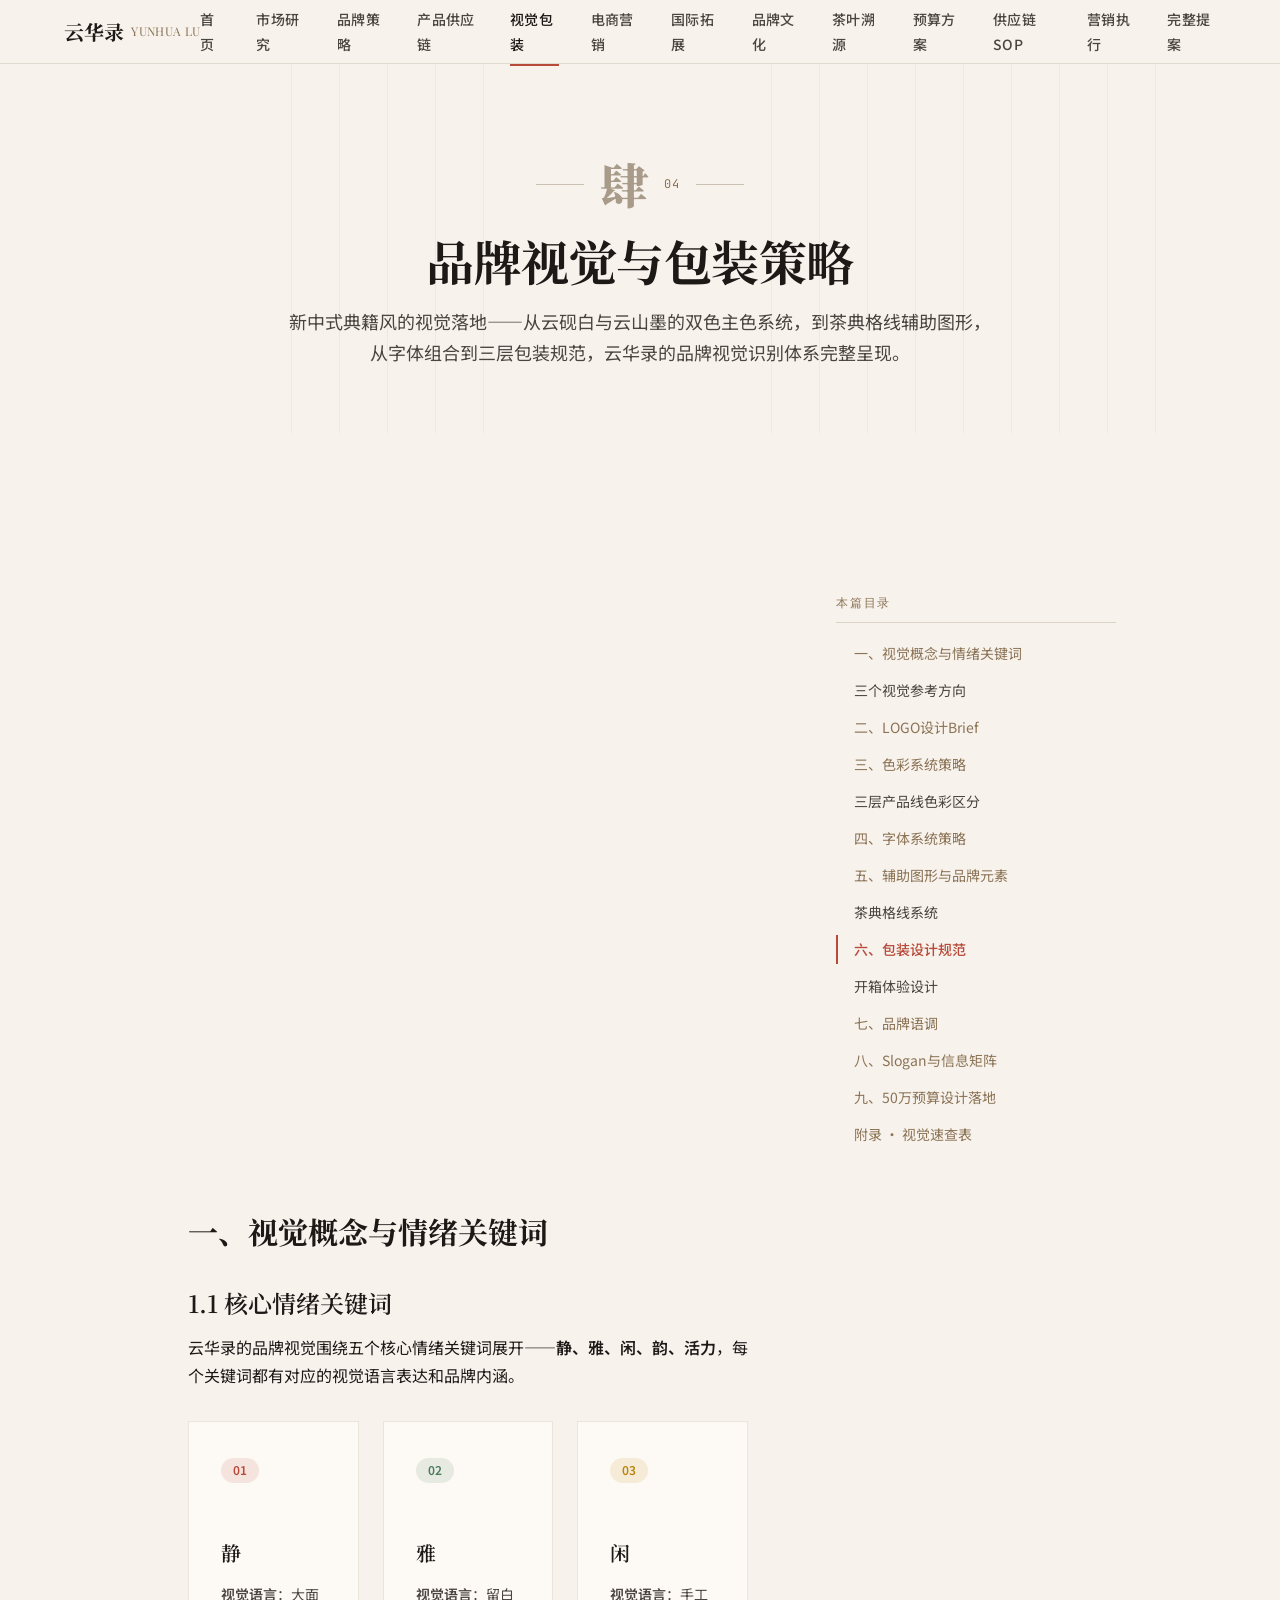
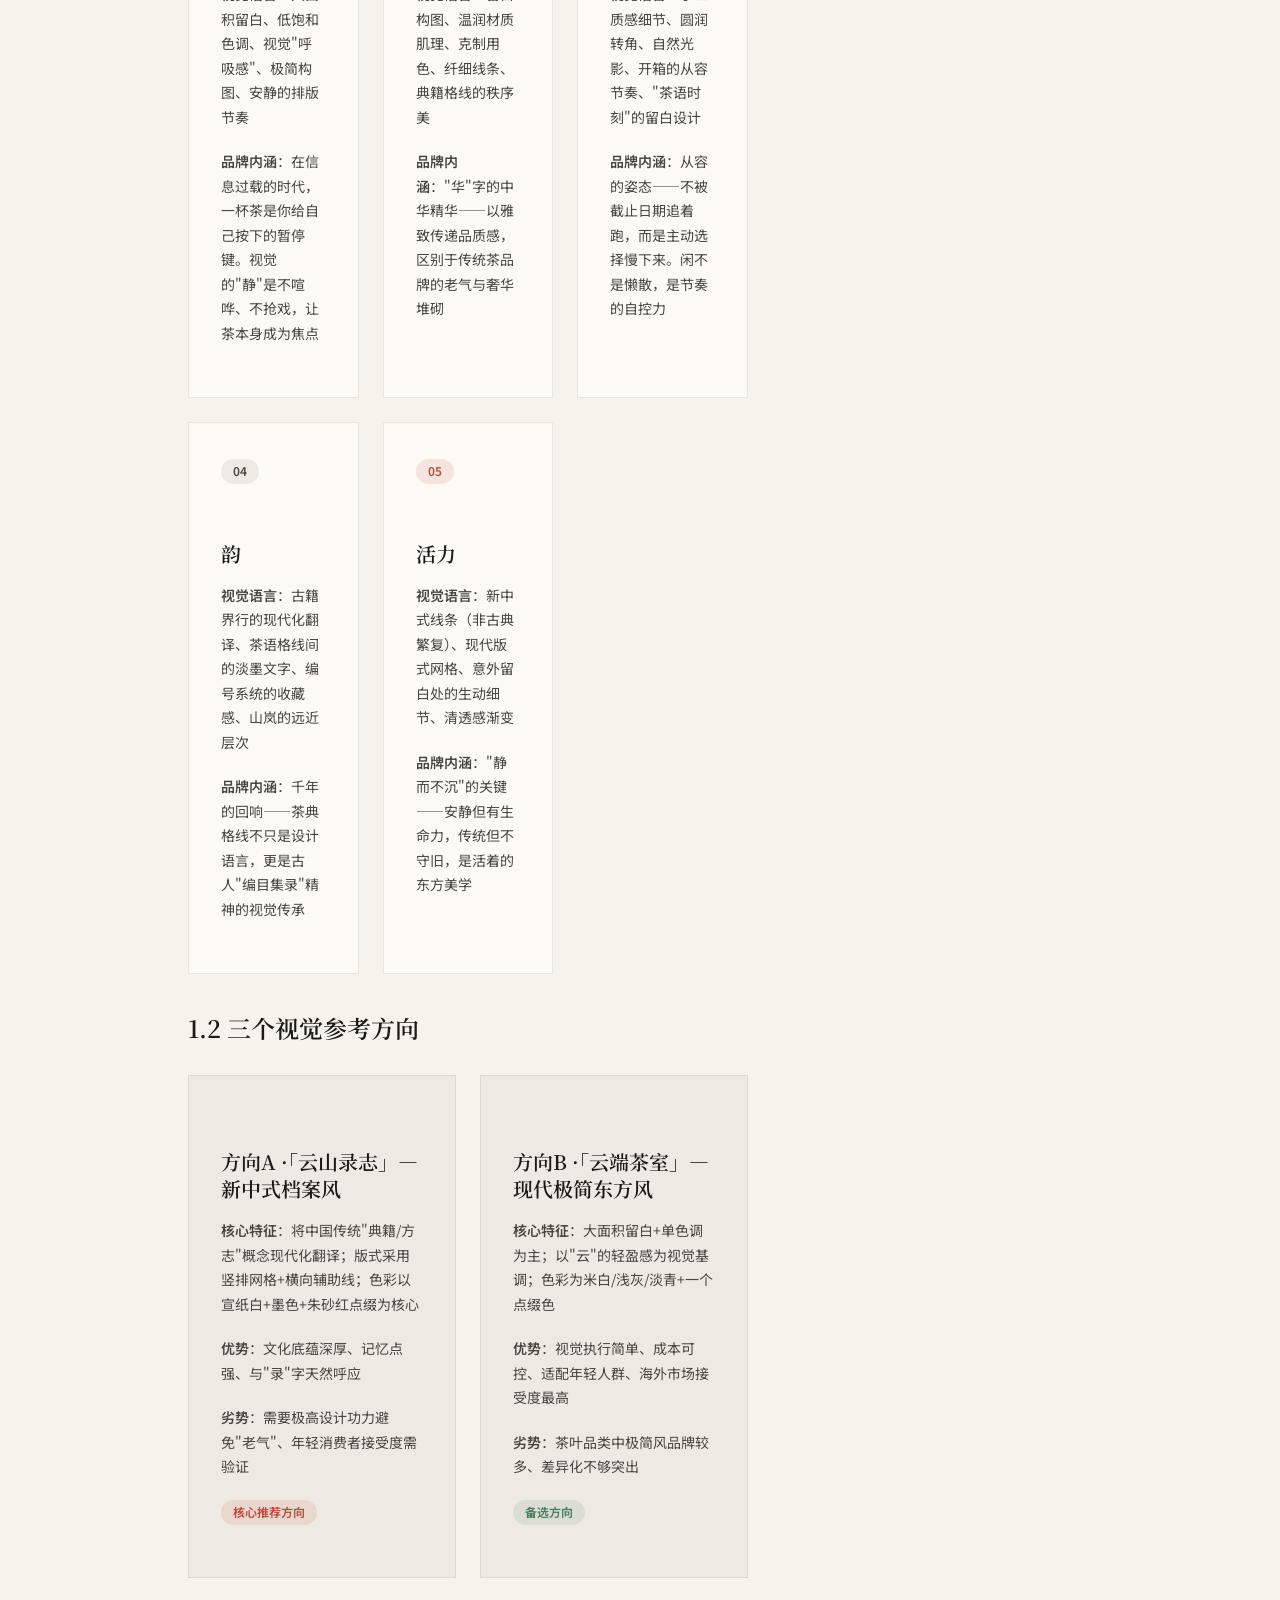
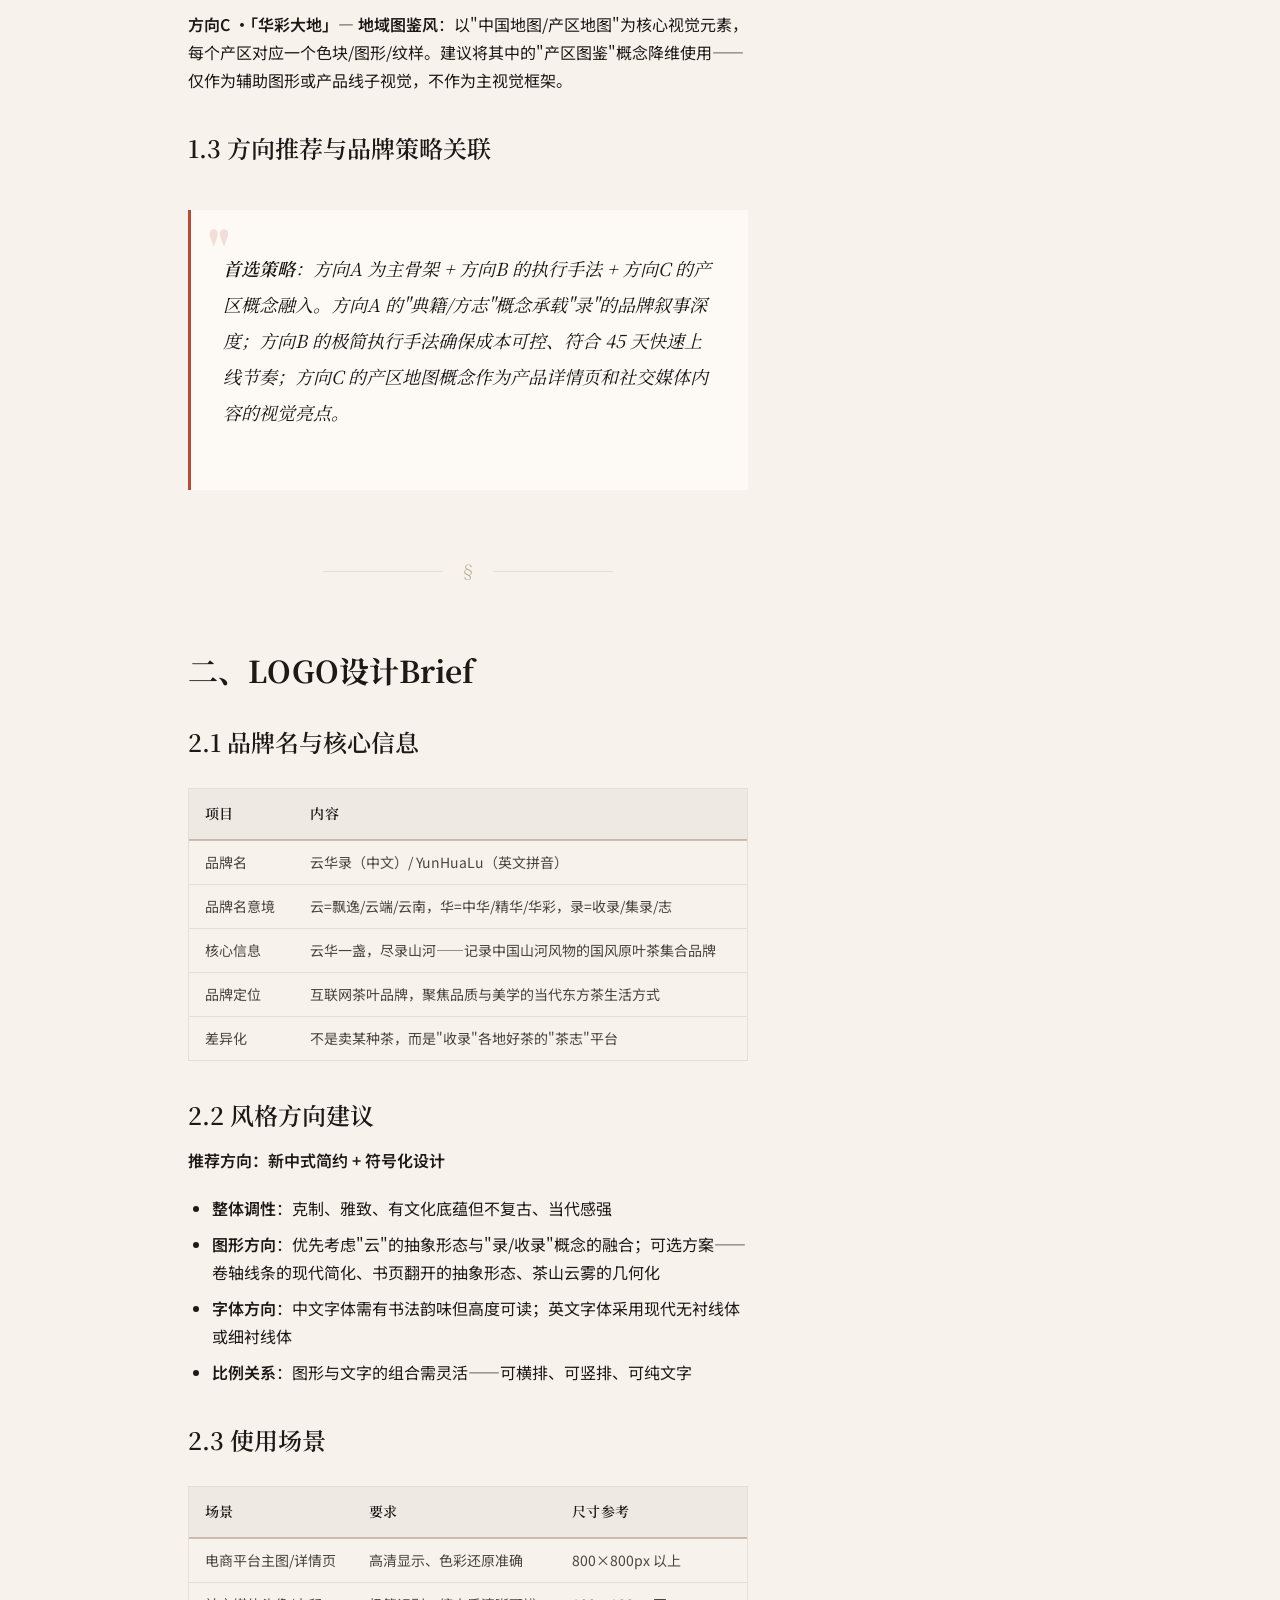
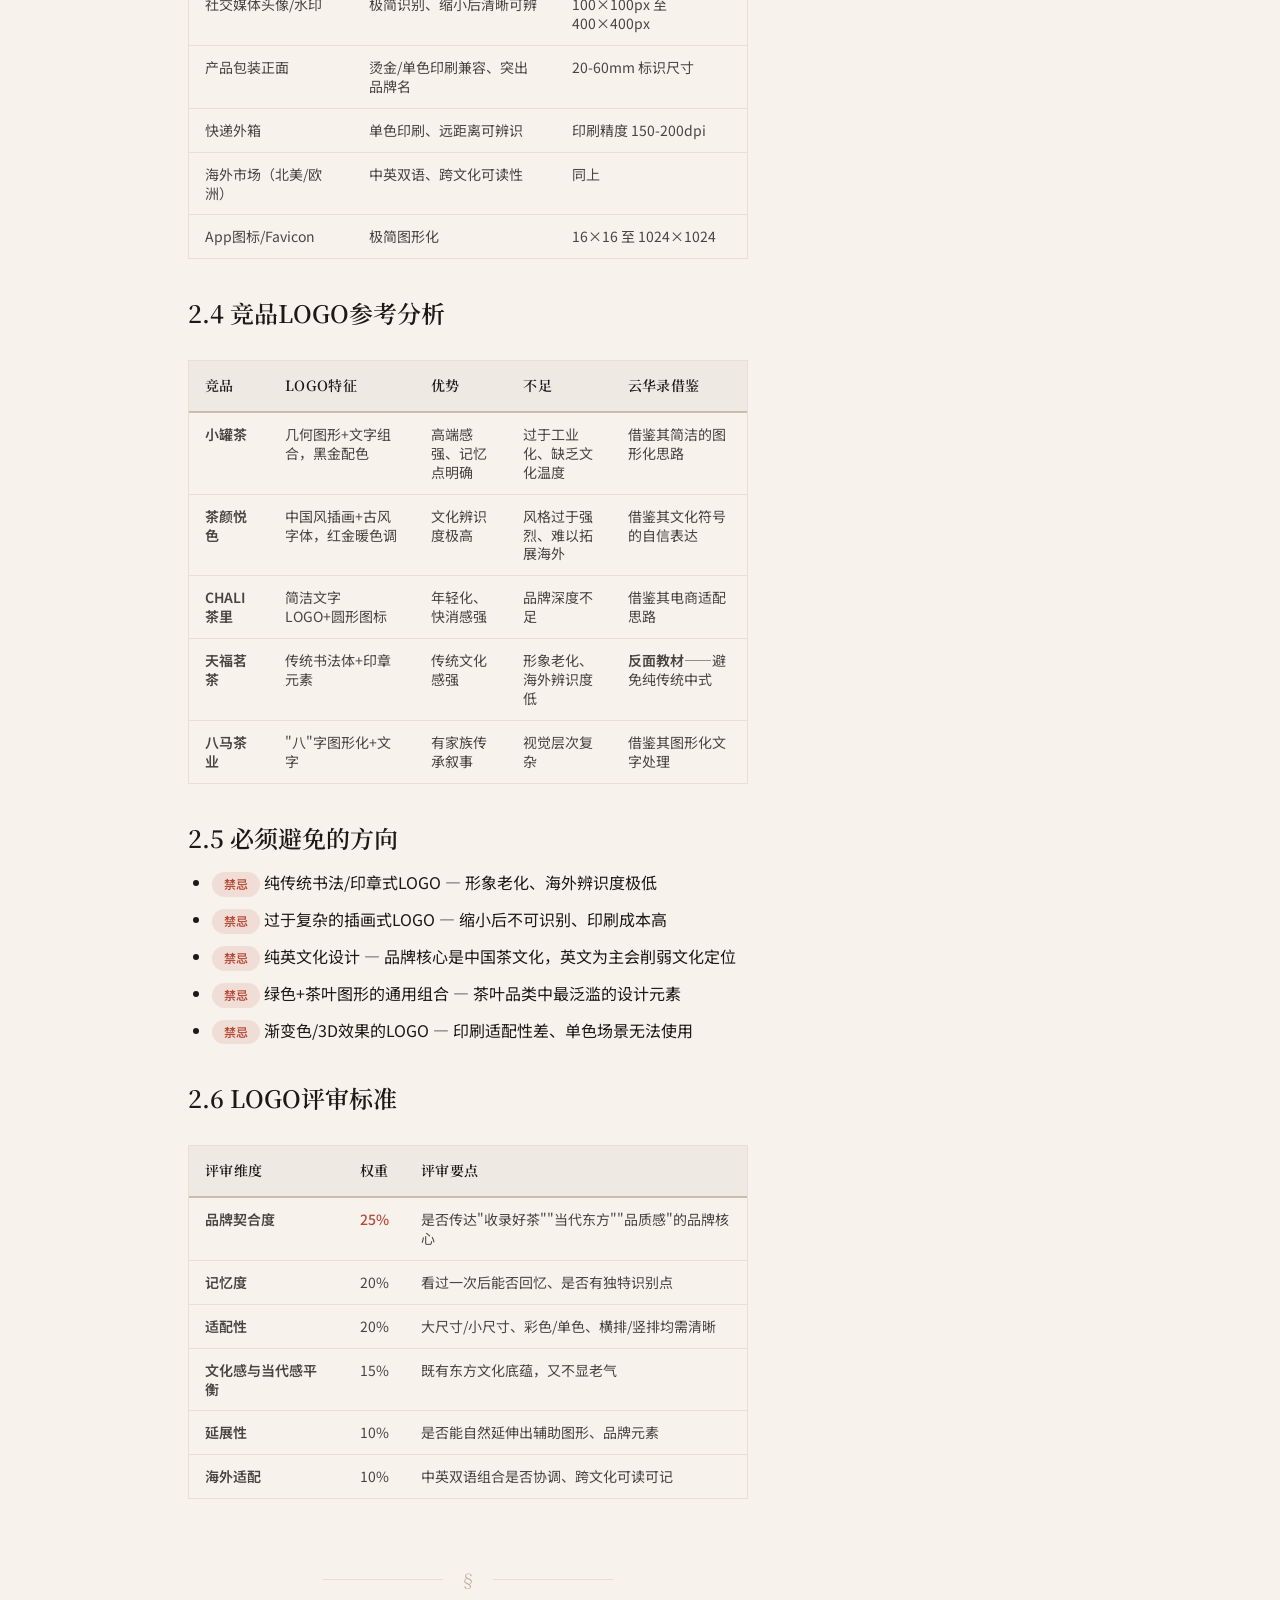
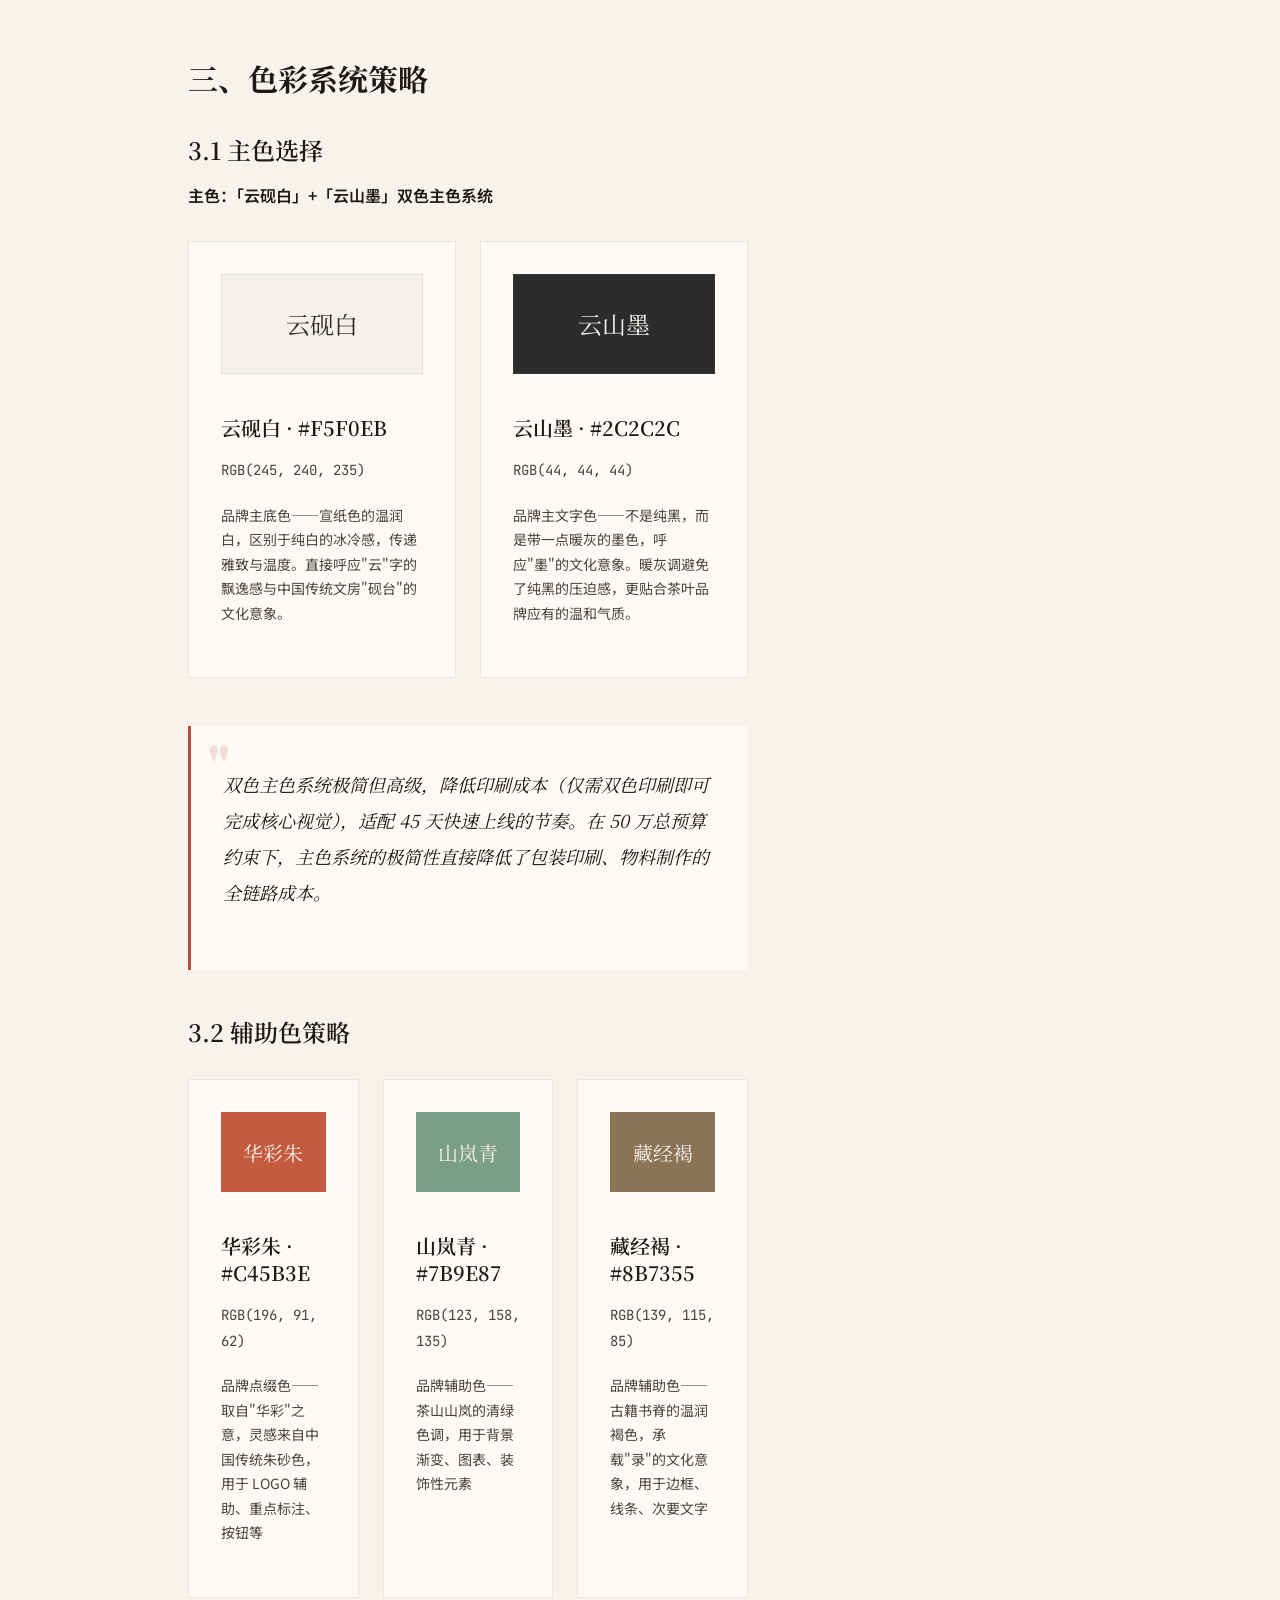
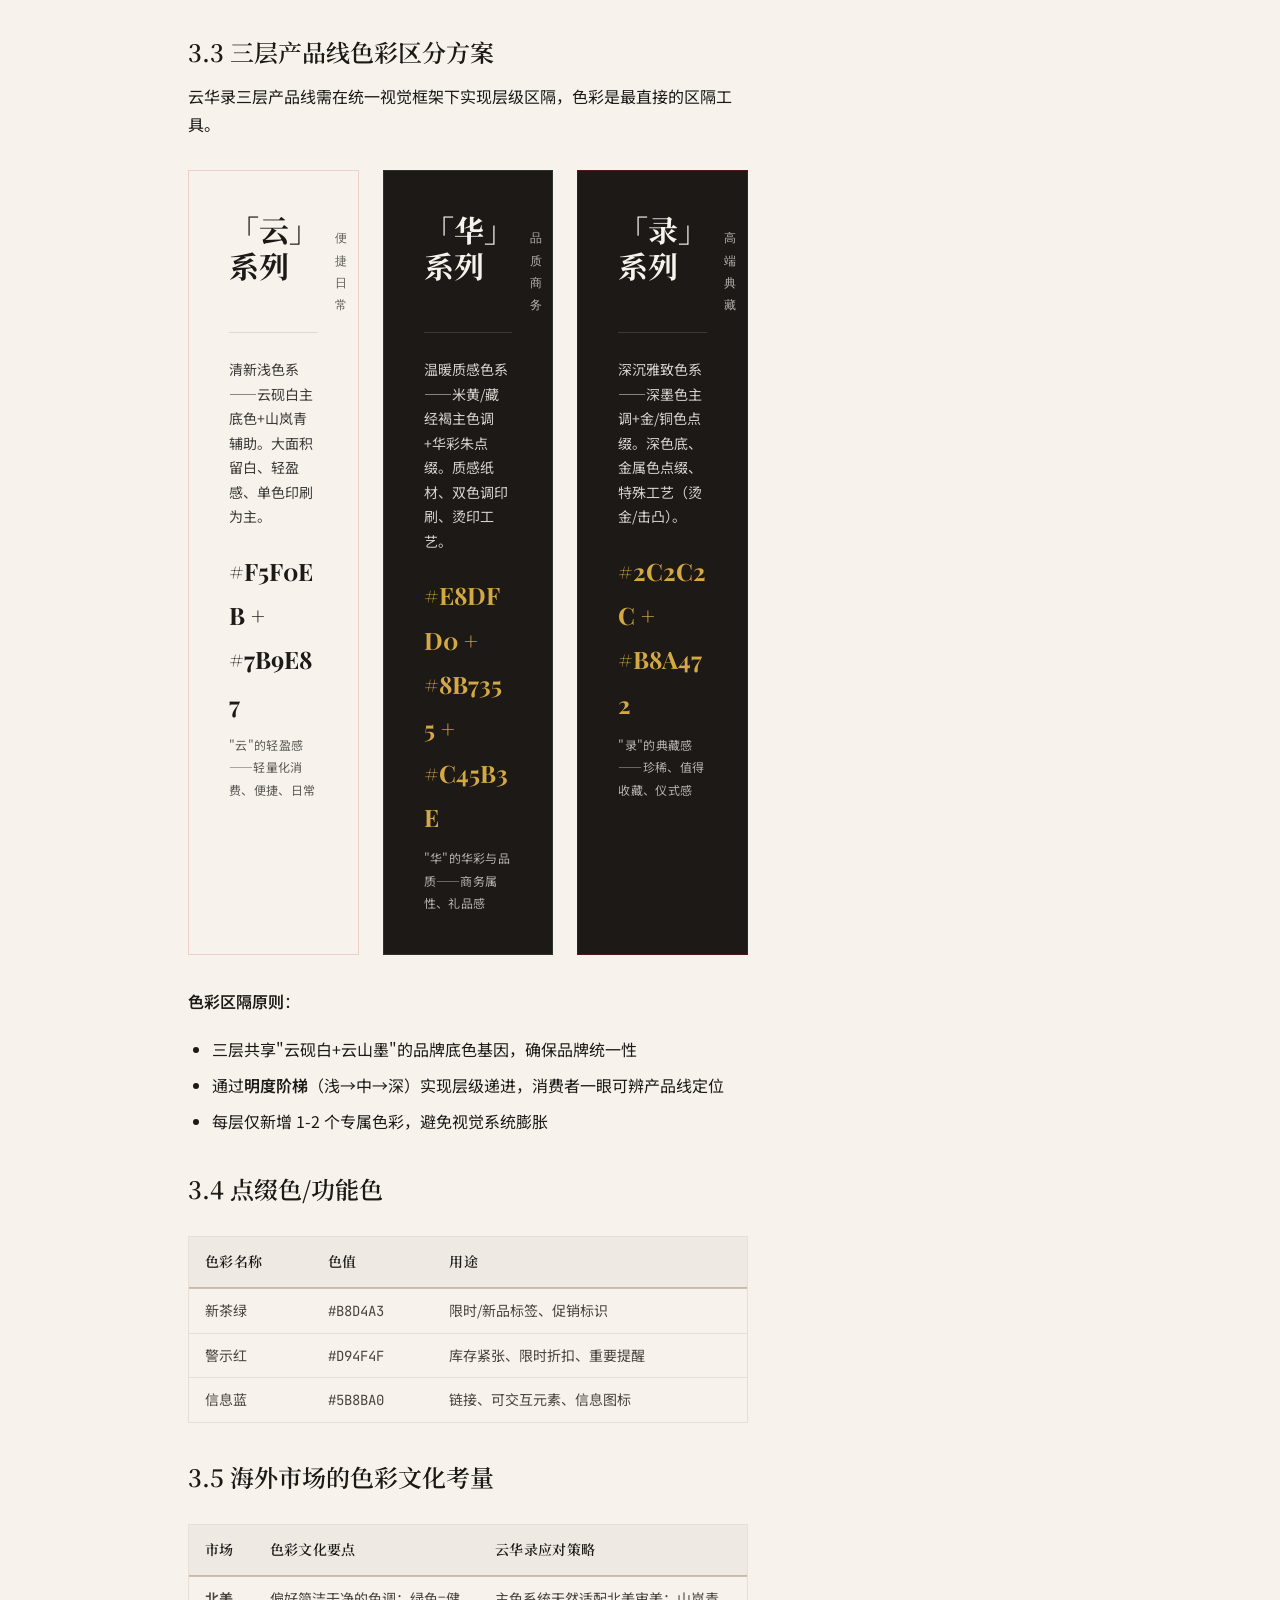
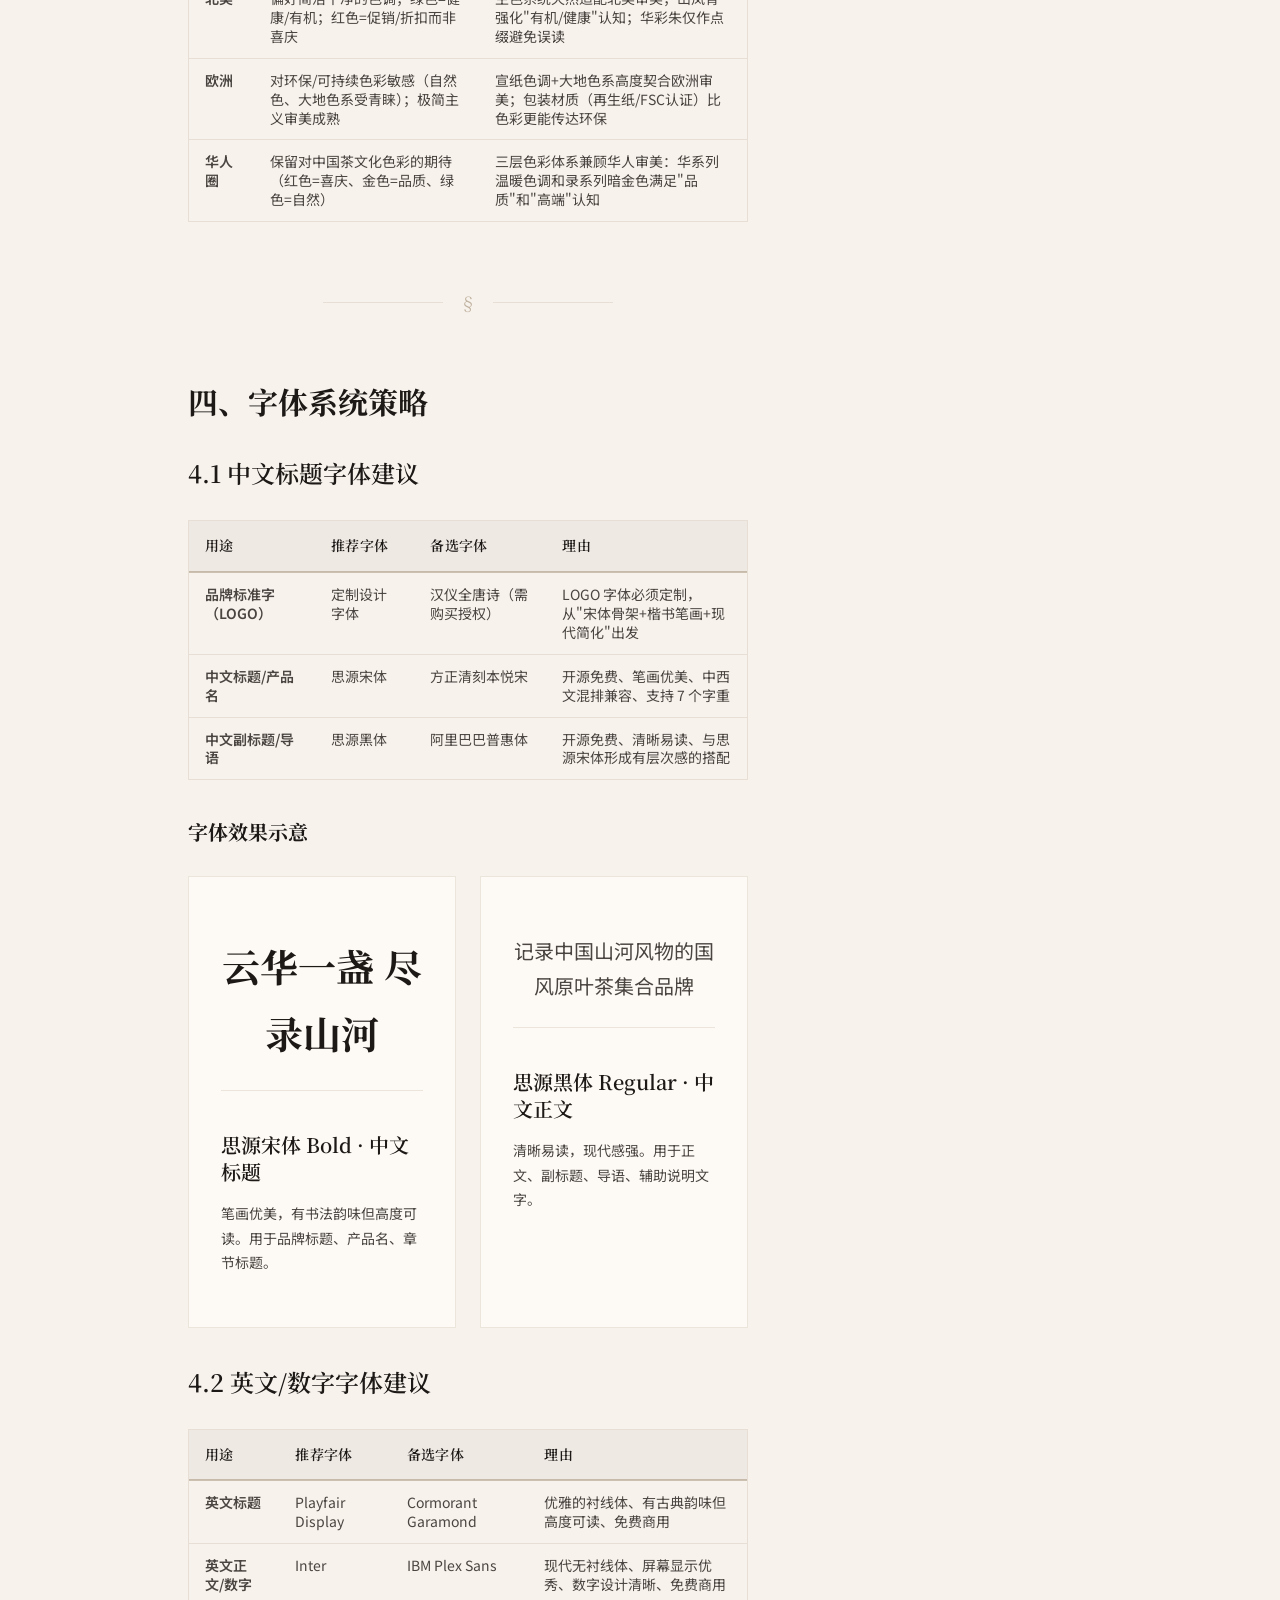
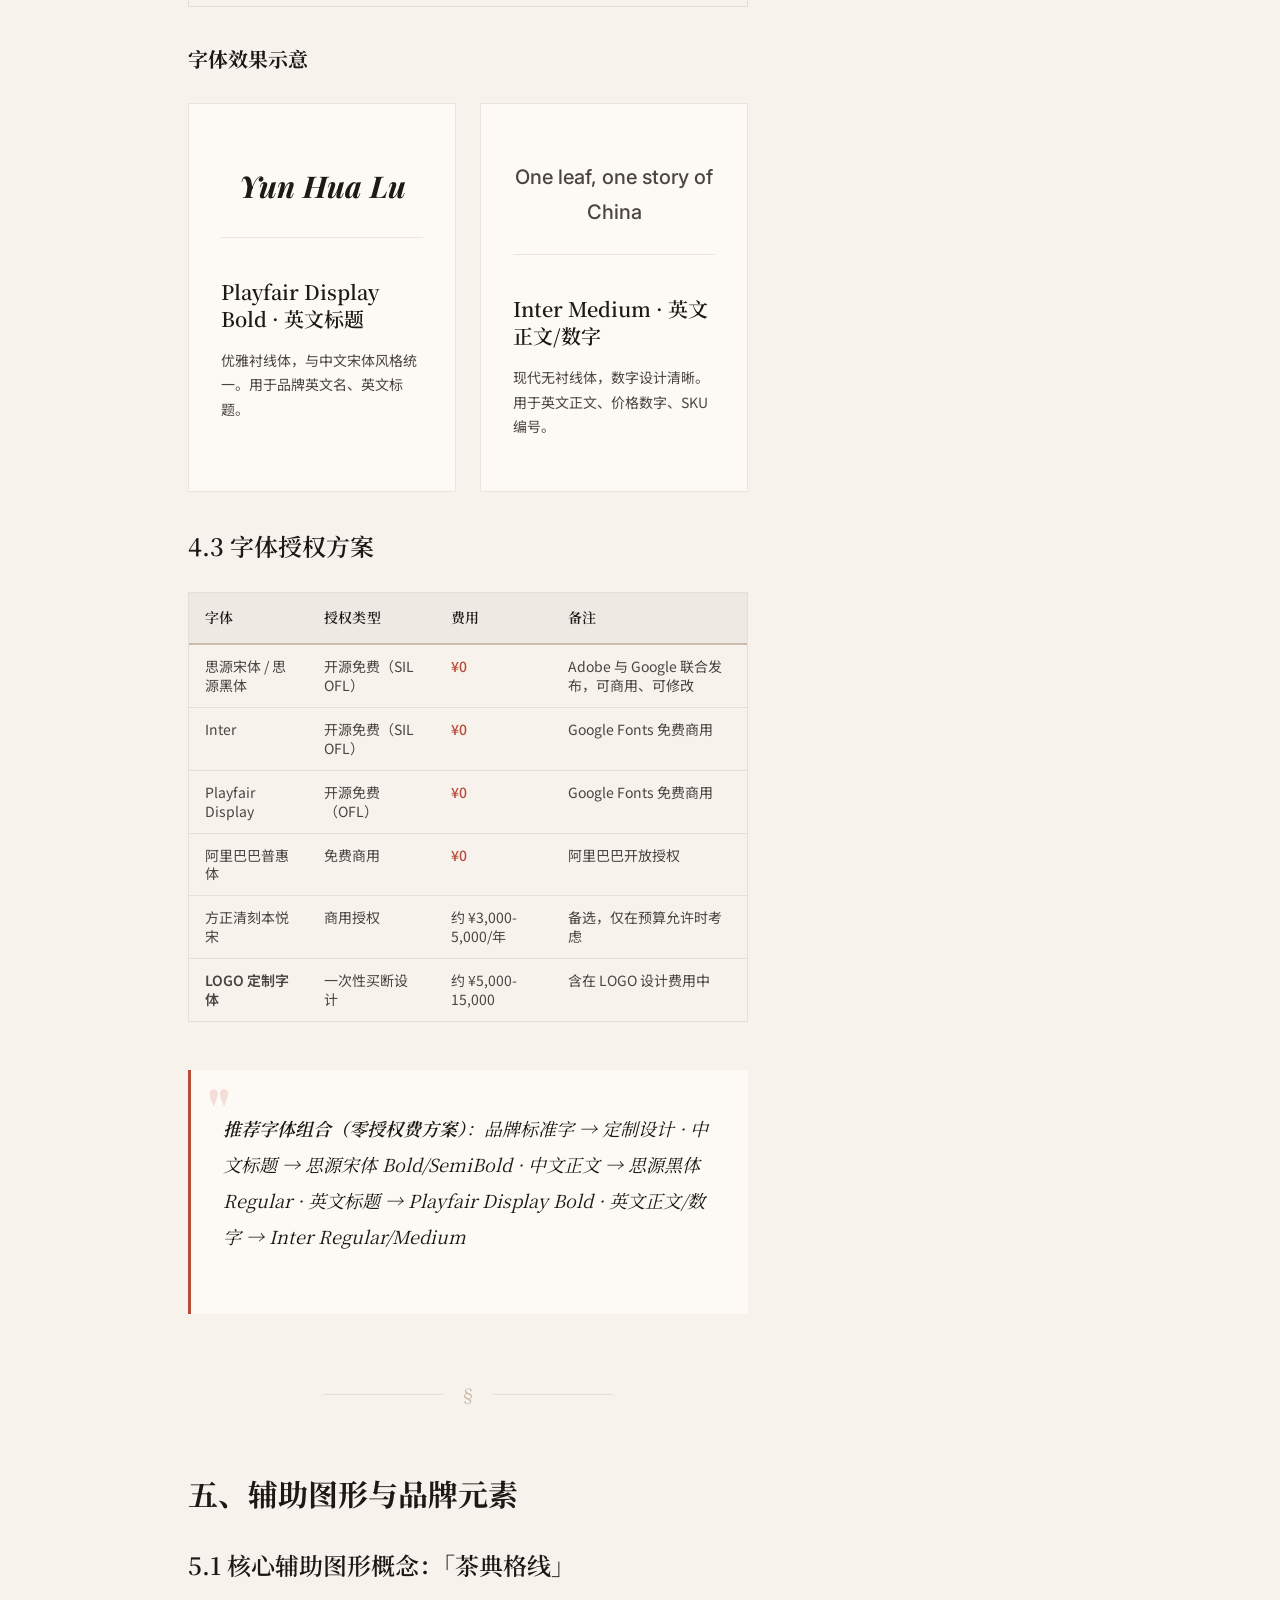
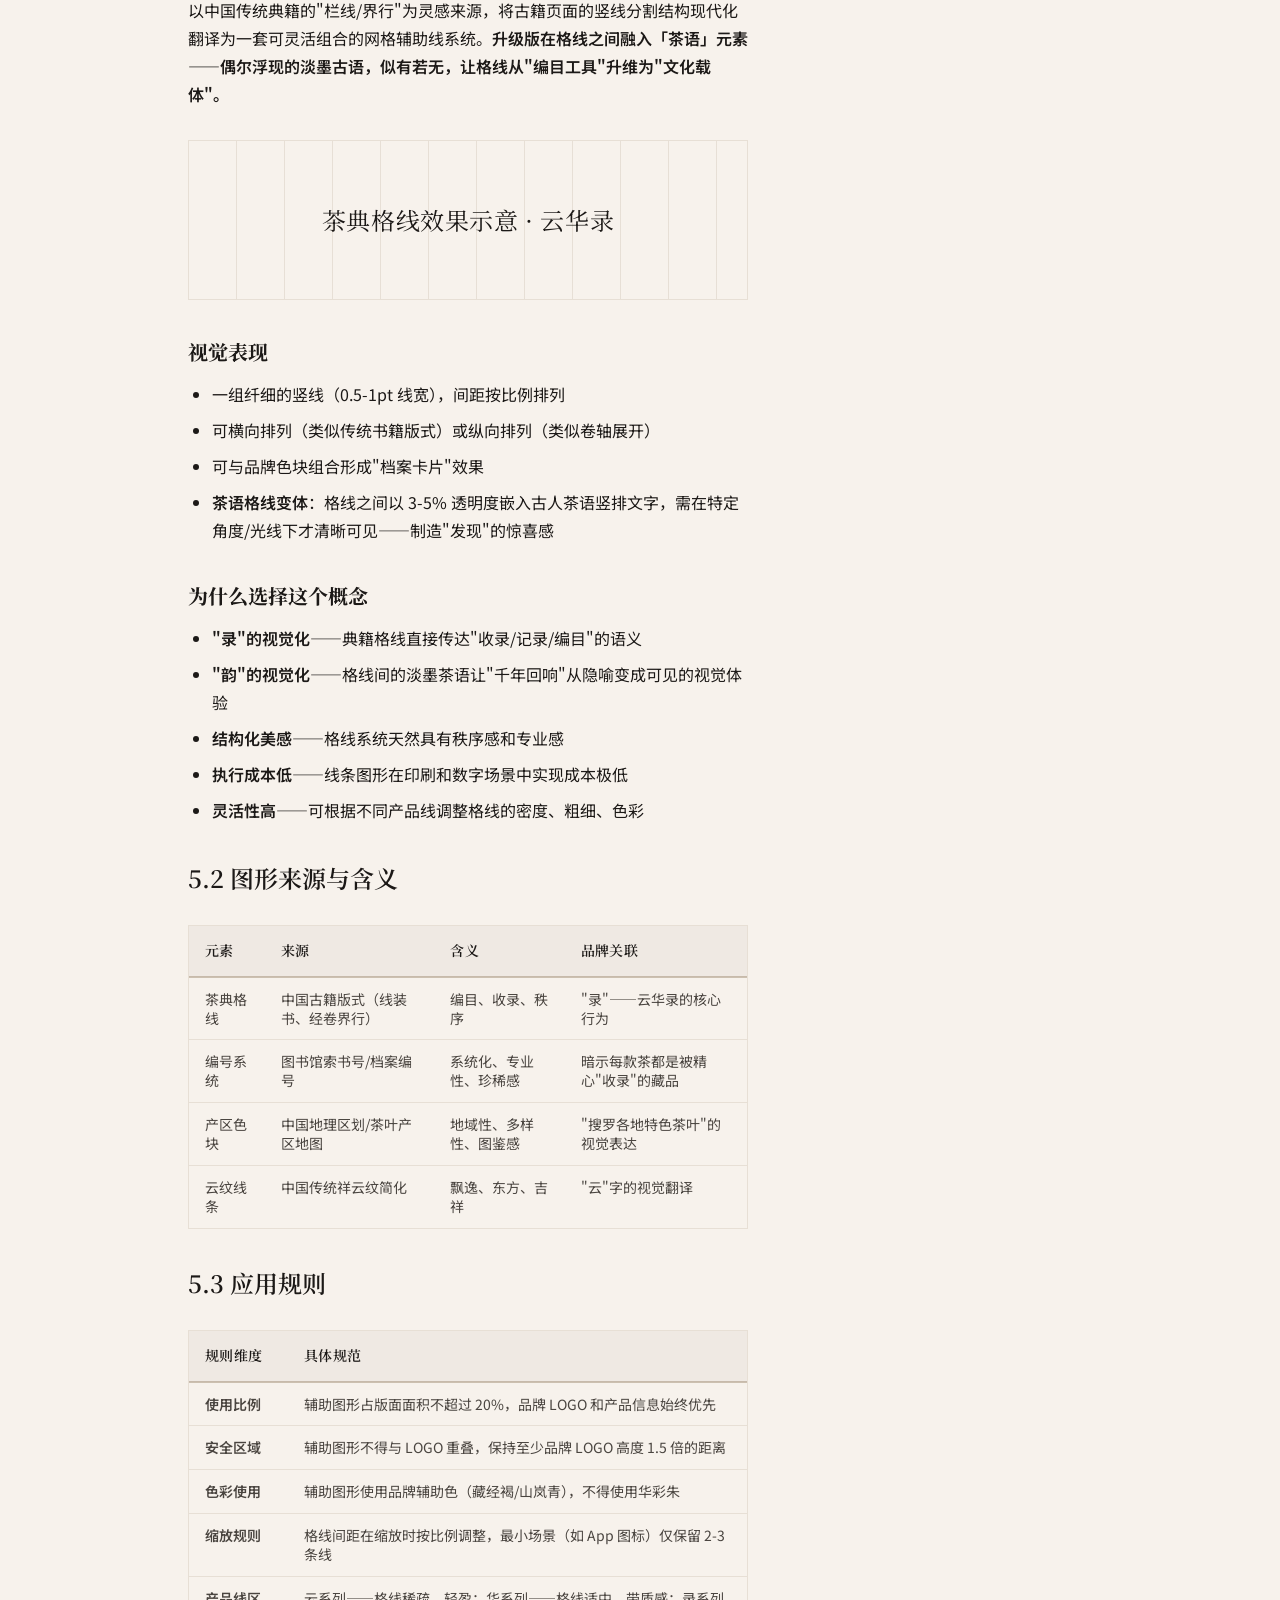
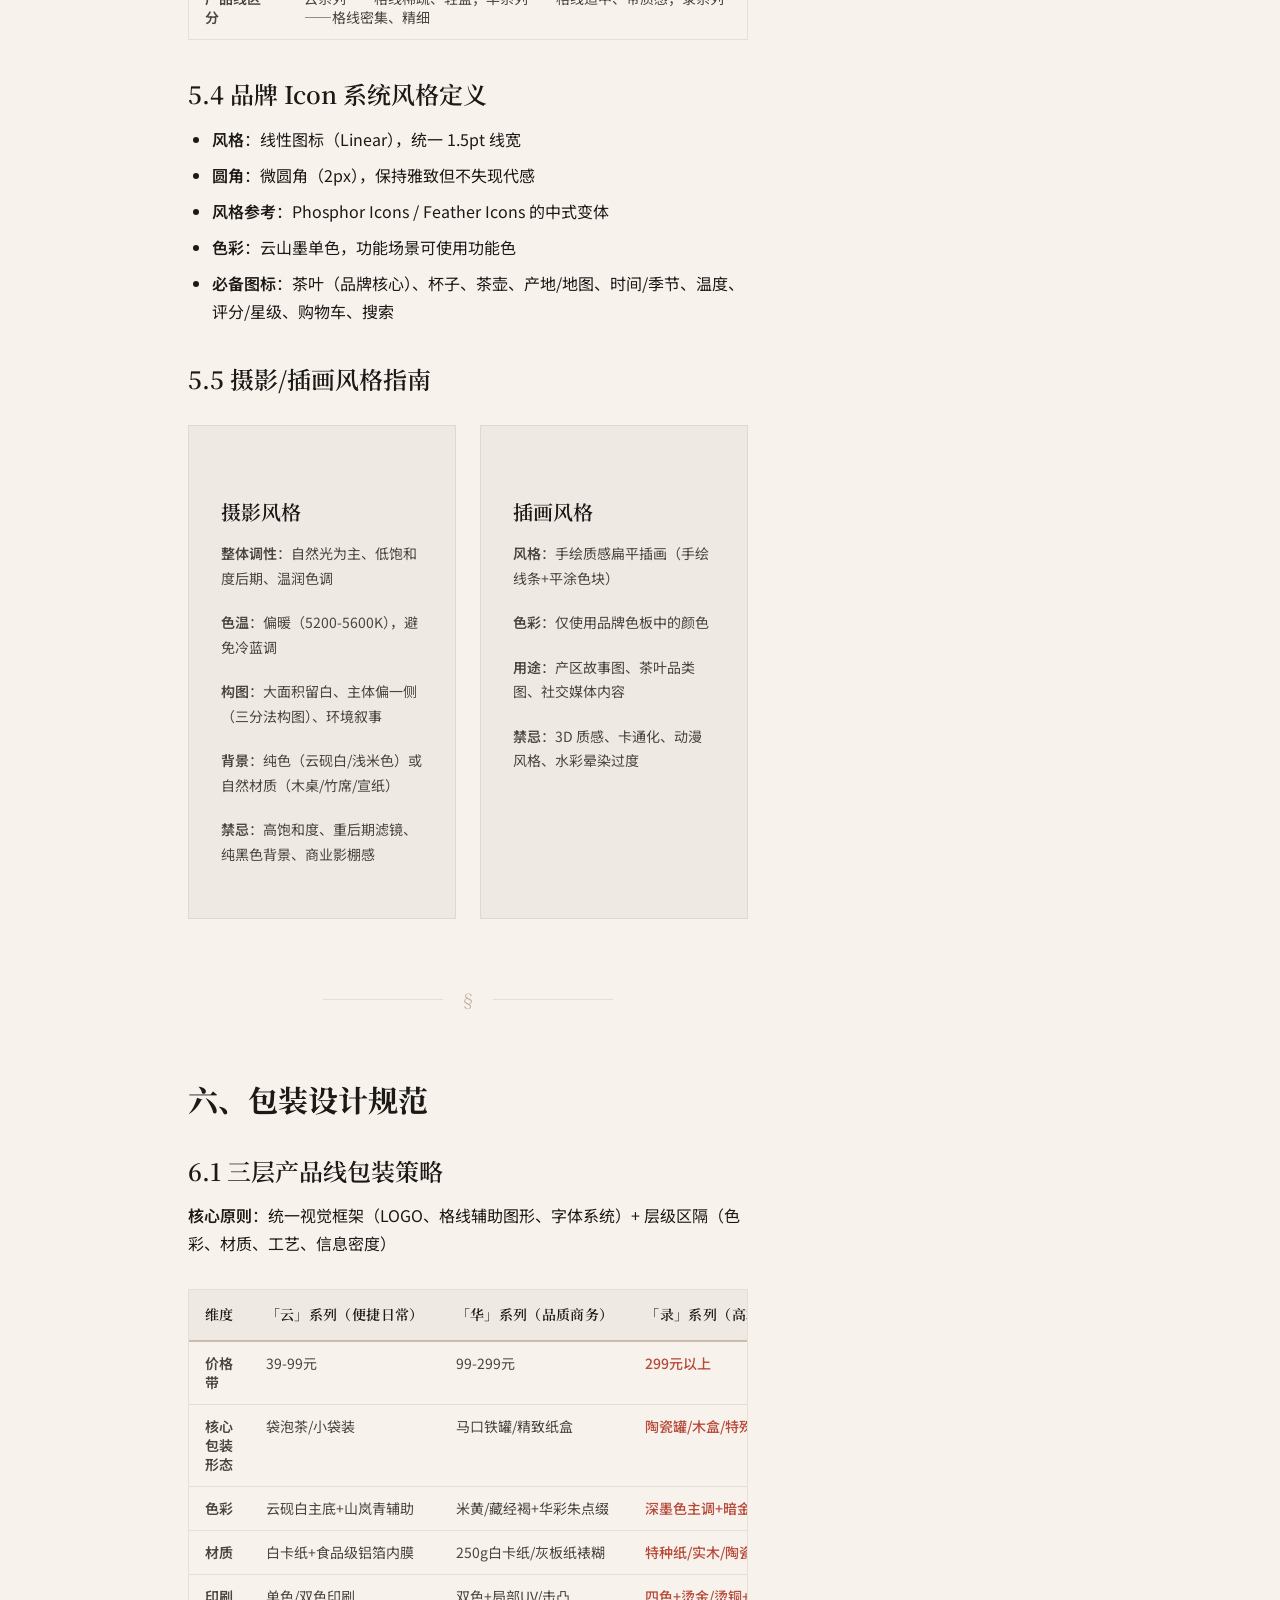
<file: pages/visual-packaging.html>
<!DOCTYPE html>
<html lang="zh-CN">
<head>
  <meta charset="UTF-8">
  <meta name="viewport" content="width=device-width, initial-scale=1.0">
  <title>品牌视觉与包装策略 · 云华录品牌全案</title>
  <meta name="description" content="云华录品牌视觉识别与包装策略——视觉概念、LOGO设计Brief、色彩系统、字体系统、辅助图形、包装规范、品牌语调与Slogan矩阵。">

  <link rel="stylesheet" href="../assets/css/tokens.css">
  <link rel="stylesheet" href="../assets/css/base.css">
  <link rel="stylesheet" href="../assets/css/layout.css">
  <link rel="stylesheet" href="../assets/css/components.css">
  <link rel="stylesheet" href="../assets/css/pages.css">
  <link rel="stylesheet" href="../assets/css/mobile-fix.css">

  <link rel="icon" href="data:image/svg+xml,<svg xmlns='http://www.w3.org/2000/svg' viewBox='0 0 36 36'><rect width='36' height='36' rx='2' fill='%23B84A3A'/><text x='18' y='26' font-size='20' font-family='serif' font-weight='bold' fill='%23F7F2EC' text-anchor='middle'>云</text></svg>">
</head>
<body>

  <div class="reading-progress" aria-hidden="true"></div>

  <!-- ==========================================================================
       全局导航
       ========================================================================== -->
  <header class="site-nav">
    <div class="site-nav-inner">
      <a href="../index.html" class="nav-logo">
        <span>云华录</span>
        <span class="nav-logo-en">YUNHUA LU</span>
      </a>

      <ul class="nav-list">
        <li><a href="../index.html" class="nav-link">首页</a></li>
        <li><a href="market-research.html" class="nav-link">市场研究</a></li>
        <li><a href="brand-foundation.html" class="nav-link">品牌策略</a></li>
        <li><a href="product-supply.html" class="nav-link">产品供应链</a></li>
        <li><a href="visual-packaging.html" class="nav-link active">视觉包装</a></li>
        <li><a href="ecommerce-marketing.html" class="nav-link">电商营销</a></li>
        <li><a href="international.html" class="nav-link">国际拓展</a></li>
        <li><a href="brand-culture.html" class="nav-link">品牌文化</a></li>
        <li><a href="tea-trace-report.html" class="nav-link">茶叶溯源</a></li>
<li><a href="budget-execution.html" class="nav-link">预算方案</a></li>
<li><a href="supply-chain-sop.html" class="nav-link">供应链SOP</a></li>
<li><a href="marketing-execution.html" class="nav-link">营销执行</a></li>
        <li><a href="full-proposal.html" class="nav-link">完整提案</a></li>
      </ul>

      <button class="nav-toggle" aria-label="打开菜单" aria-expanded="false">
        <span></span><span></span><span></span>
      </button>
    </div>
  </header>

  <div class="nav-drawer">
    <ul class="nav-drawer-list">
      <li><a href="../index.html" class="nav-drawer-link">首页</a></li>
      <li><a href="market-research.html" class="nav-drawer-link">市场研究</a></li>
      <li><a href="brand-foundation.html" class="nav-drawer-link">品牌策略</a></li>
      <li><a href="product-supply.html" class="nav-drawer-link">产品供应链</a></li>
      <li><a href="visual-packaging.html" class="nav-drawer-link active">视觉包装</a></li>
      <li><a href="ecommerce-marketing.html" class="nav-drawer-link">电商营销</a></li>
      <li><a href="international.html" class="nav-drawer-link">国际拓展</a></li>
      <li><a href="brand-culture.html" class="nav-drawer-link">品牌文化</a></li>
      <li><a href="tea-trace-report.html" class="nav-drawer-link">茶叶溯源</a></li>
<li><a href="budget-execution.html" class="nav-drawer-link">预算方案</a></li>
<li><a href="supply-chain-sop.html" class="nav-drawer-link">供应链SOP</a></li>
<li><a href="marketing-execution.html" class="nav-drawer-link">营销执行</a></li>
      <li><a href="full-proposal.html" class="nav-drawer-link">完整提案</a></li>
    </ul>
  </div>

  <!-- ==========================================================================
       页面主体
       ========================================================================== -->
    <main class="page-main">

    <!-- ===================== 篇章首屏 ===================== -->
    <header class="chapter-header">
      <div class="tea-grid-bg-fade" aria-hidden="true"></div>
      <div class="chapter-header-number">
        <span class="chapter-header-num-cn">肆</span>
        <span class="chapter-header-num-latin">04</span>
      </div>
      <h1 class="chapter-header-title">品牌视觉与包装策略</h1>
      <p class="chapter-header-lead">
        新中式典籍风的视觉落地——从云砚白与云山墨的双色主色系统，到茶典格线辅助图形， 从字体组合到三层包装规范，云华录的品牌视觉识别体系完整呈现。
      </p>
    </header>

    <!-- ===================== 阅读布局 ===================== -->
    <div class="page-layout container-wide">
      <!-- 侧边目录 -->
      <aside class="toc-sidebar">
        <div class="toc-label">本篇目录</div>
        <ul class="toc-list">
          <li><a href="#sec-1" class="toc-link">一、视觉概念与情绪关键词</a></li>
          <li><a href="#sec-1-2" class="toc-link sub">三个视觉参考方向</a></li>
          <li><a href="#sec-2" class="toc-link">二、LOGO设计Brief</a></li>
          <li><a href="#sec-3" class="toc-link">三、色彩系统策略</a></li>
          <li><a href="#sec-3-3" class="toc-link sub">三层产品线色彩区分</a></li>
          <li><a href="#sec-4" class="toc-link">四、字体系统策略</a></li>
          <li><a href="#sec-5" class="toc-link">五、辅助图形与品牌元素</a></li>
          <li><a href="#sec-5-1" class="toc-link sub">茶典格线系统</a></li>
          <li><a href="#sec-6" class="toc-link">六、包装设计规范</a></li>
          <li><a href="#sec-6-3" class="toc-link sub">开箱体验设计</a></li>
          <li><a href="#sec-7" class="toc-link">七、品牌语调</a></li>
          <li><a href="#sec-8" class="toc-link">八、Slogan与信息矩阵</a></li>
          <li><a href="#sec-9" class="toc-link">九、50万预算设计落地</a></li>
          <li><a href="#sec-appendix" class="toc-link">附录 · 视觉速查表</a></li>
        </ul>
      </aside>

      <!-- 正文内容 -->
      <article class="page-content">
        <div class="prose">

          <!-- ========== 一、视觉概念与情绪关键词 ========== -->
          <section id="sec-1">
            <h2>一、视觉概念与情绪关键词</h2>

            <h3>1.1 核心情绪关键词</h3>
            <p>云华录的品牌视觉围绕五个核心情绪关键词展开——<strong>静、雅、闲、韵、活力</strong>，每个关键词都有对应的视觉语言表达和品牌内涵。</p>

            <div class="card-grid card-grid-3 reveal" style="margin: 32px 0;">
              <div class="info-card">
                <span class="badge badge-vermilion mb-4">01</span>
                <h4 class="info-card-title">静</h4>
                <div class="info-card-body">
                  <p><strong>视觉语言</strong>：大面积留白、低饱和色调、视觉"呼吸感"、极简构图、安静的排版节奏</p>
                  <p><strong>品牌内涵</strong>：在信息过载的时代，一杯茶是你给自己按下的暂停键。视觉的"静"是不喧哗、不抢戏，让茶本身成为焦点</p>
                </div>
              </div>
              <div class="info-card">
                <span class="badge badge-pine mb-4">02</span>
                <h4 class="info-card-title">雅</h4>
                <div class="info-card-body">
                  <p><strong>视觉语言</strong>：留白构图、温润材质肌理、克制用色、纤细线条、典籍格线的秩序美</p>
                  <p><strong>品牌内涵</strong>："华"字的中华精华——以雅致传递品质感，区别于传统茶品牌的老气与奢华堆砌</p>
                </div>
              </div>
              <div class="info-card">
                <span class="badge badge-gold mb-4">03</span>
                <h4 class="info-card-title">闲</h4>
                <div class="info-card-body">
                  <p><strong>视觉语言</strong>：手工质感细节、圆润转角、自然光影、开箱的从容节奏、"茶语时刻"的留白设计</p>
                  <p><strong>品牌内涵</strong>：从容的姿态——不被截止日期追着跑，而是主动选择慢下来。闲不是懒散，是节奏的自控力</p>
                </div>
              </div>
              <div class="info-card">
                <span class="badge badge-neutral mb-4">04</span>
                <h4 class="info-card-title">韵</h4>
                <div class="info-card-body">
                  <p><strong>视觉语言</strong>：古籍界行的现代化翻译、茶语格线间的淡墨文字、编号系统的收藏感、山岚的远近层次</p>
                  <p><strong>品牌内涵</strong>：千年的回响——茶典格线不只是设计语言，更是古人"编目集录"精神的视觉传承</p>
                </div>
              </div>
              <div class="info-card">
                <span class="badge badge-vermilion mb-4">05</span>
                <h4 class="info-card-title">活力</h4>
                <div class="info-card-body">
                  <p><strong>视觉语言</strong>：新中式线条（非古典繁复）、现代版式网格、意外留白处的生动细节、清透感渐变</p>
                  <p><strong>品牌内涵</strong>："静而不沉"的关键——安静但有生命力，传统但不守旧，是活着的东方美学</p>
                </div>
              </div>
            </div>

            <h3 id="sec-1-2">1.2 三个视觉参考方向</h3>

            <div class="card-grid card-grid-2 reveal" style="margin: 32px 0;">
              <div class="info-card info-card-alt">
                <h4 class="info-card-title">方向A ·「云山录志」— 新中式档案风</h4>
                <div class="info-card-body">
                  <p><strong>核心特征</strong>：将中国传统"典籍/方志"概念现代化翻译；版式采用竖排网格+横向辅助线；色彩以宣纸白+墨色+朱砂红点缀为核心</p>
                  <p><strong>优势</strong>：文化底蕴深厚、记忆点强、与"录"字天然呼应</p>
                  <p><strong>劣势</strong>：需要极高设计功力避免"老气"、年轻消费者接受度需验证</p>
                  <p><span class="badge badge-vermilion">核心推荐方向</span></p>
                </div>
              </div>
              <div class="info-card info-card-alt">
                <h4 class="info-card-title">方向B ·「云端茶室」— 现代极简东方风</h4>
                <div class="info-card-body">
                  <p><strong>核心特征</strong>：大面积留白+单色调为主；以"云"的轻盈感为视觉基调；色彩为米白/浅灰/淡青+一个点缀色</p>
                  <p><strong>优势</strong>：视觉执行简单、成本可控、适配年轻人群、海外市场接受度最高</p>
                  <p><strong>劣势</strong>：茶叶品类中极简风品牌较多、差异化不够突出</p>
                  <p><span class="badge badge-pine">备选方向</span></p>
                </div>
              </div>
            </div>

            <p><strong>方向C ·「华彩大地」— 地域图鉴风</strong>：以"中国地图/产区地图"为核心视觉元素，每个产区对应一个色块/图形/纹样。建议将其中的"产区图鉴"概念降维使用——仅作为辅助图形或产品线子视觉，不作为主视觉框架。</p>

            <h3>1.3 方向推荐与品牌策略关联</h3>
            <div class="quote-block reveal">
              <p class="quote-text"><strong>首选策略</strong>：方向A 为主骨架 + 方向B 的执行手法 + 方向C 的产区概念融入。方向A 的"典籍/方志"概念承载"录"的品牌叙事深度；方向B 的极简执行手法确保成本可控、符合 45 天快速上线节奏；方向C 的产区地图概念作为产品详情页和社交媒体内容的视觉亮点。</p>
            </div>
          </section>

          <div class="divider"><span class="divider-line"></span><span class="divider-mark">§</span><span class="divider-line"></span></div>

          <!-- ========== 二、LOGO设计Brief ========== -->
          <section id="sec-2">
            <h2>二、LOGO设计Brief</h2>

            <h3>2.1 品牌名与核心信息</h3>
            <div class="data-table-wrap reveal">
              <table class="data-table">
                <thead>
                  <tr><th>项目</th><th>内容</th></tr>
                </thead>
                <tbody>
                  <tr><td>品牌名</td><td>云华录（中文）/ YunHuaLu（英文拼音）</td></tr>
                  <tr><td>品牌名意境</td><td>云=飘逸/云端/云南，华=中华/精华/华彩，录=收录/集录/志</td></tr>
                  <tr><td>核心信息</td><td>云华一盏，尽录山河——记录中国山河风物的国风原叶茶集合品牌</td></tr>
                  <tr><td>品牌定位</td><td>互联网茶叶品牌，聚焦品质与美学的当代东方茶生活方式</td></tr>
                  <tr><td>差异化</td><td>不是卖某种茶，而是"收录"各地好茶的"茶志"平台</td></tr>
                </tbody>
              </table>
            </div>

            <h3>2.2 风格方向建议</h3>
            <p><strong>推荐方向：新中式简约 + 符号化设计</strong></p>
            <ul>
              <li><strong>整体调性</strong>：克制、雅致、有文化底蕴但不复古、当代感强</li>
              <li><strong>图形方向</strong>：优先考虑"云"的抽象形态与"录/收录"概念的融合；可选方案——卷轴线条的现代简化、书页翻开的抽象形态、茶山云雾的几何化</li>
              <li><strong>字体方向</strong>：中文字体需有书法韵味但高度可读；英文字体采用现代无衬线体或细衬线体</li>
              <li><strong>比例关系</strong>：图形与文字的组合需灵活——可横排、可竖排、可纯文字</li>
            </ul>

            <h3>2.3 使用场景</h3>
            <div class="data-table-wrap reveal">
              <table class="data-table">
                <thead>
                  <tr><th>场景</th><th>要求</th><th>尺寸参考</th></tr>
                </thead>
                <tbody>
                  <tr><td>电商平台主图/详情页</td><td>高清显示、色彩还原准确</td><td>800×800px 以上</td></tr>
                  <tr><td>社交媒体头像/水印</td><td>极简识别、缩小后清晰可辨</td><td>100×100px 至 400×400px</td></tr>
                  <tr><td>产品包装正面</td><td>烫金/单色印刷兼容、突出品牌名</td><td>20-60mm 标识尺寸</td></tr>
                  <tr><td>快递外箱</td><td>单色印刷、远距离可辨识</td><td>印刷精度 150-200dpi</td></tr>
                  <tr><td>海外市场（北美/欧洲）</td><td>中英双语、跨文化可读性</td><td>同上</td></tr>
                  <tr><td>App图标/Favicon</td><td>极简图形化</td><td>16×16 至 1024×1024</td></tr>
                </tbody>
              </table>
            </div>

            <h3>2.4 竞品LOGO参考分析</h3>
            <div class="data-table-wrap reveal">
              <table class="data-table">
                <thead>
                  <tr><th>竞品</th><th>LOGO特征</th><th>优势</th><th>不足</th><th>云华录借鉴</th></tr>
                </thead>
                <tbody>
                  <tr><td><strong>小罐茶</strong></td><td>几何图形+文字组合，黑金配色</td><td>高端感强、记忆点明确</td><td>过于工业化、缺乏文化温度</td><td>借鉴其简洁的图形化思路</td></tr>
                  <tr><td><strong>茶颜悦色</strong></td><td>中国风插画+古风字体，红金暖色调</td><td>文化辨识度极高</td><td>风格过于强烈、难以拓展海外</td><td>借鉴其文化符号的自信表达</td></tr>
                  <tr><td><strong>CHALI茶里</strong></td><td>简洁文字LOGO+圆形图标</td><td>年轻化、快消感强</td><td>品牌深度不足</td><td>借鉴其电商适配思路</td></tr>
                  <tr><td><strong>天福茗茶</strong></td><td>传统书法体+印章元素</td><td>传统文化感强</td><td>形象老化、海外辨识度低</td><td><strong>反面教材</strong>——避免纯传统中式</td></tr>
                  <tr><td><strong>八马茶业</strong></td><td>"八"字图形化+文字</td><td>有家族传承叙事</td><td>视觉层次复杂</td><td>借鉴其图形化文字处理</td></tr>
                </tbody>
              </table>
            </div>

            <h3>2.5 必须避免的方向</h3>
            <ul>
              <li><span class="badge badge-vermilion">禁忌</span> 纯传统书法/印章式LOGO — 形象老化、海外辨识度极低</li>
              <li><span class="badge badge-vermilion">禁忌</span> 过于复杂的插画式LOGO — 缩小后不可识别、印刷成本高</li>
              <li><span class="badge badge-vermilion">禁忌</span> 纯英文化设计 — 品牌核心是中国茶文化，英文为主会削弱文化定位</li>
              <li><span class="badge badge-vermilion">禁忌</span> 绿色+茶叶图形的通用组合 — 茶叶品类中最泛滥的设计元素</li>
              <li><span class="badge badge-vermilion">禁忌</span> 渐变色/3D效果的LOGO — 印刷适配性差、单色场景无法使用</li>
            </ul>

            <h3>2.6 LOGO评审标准</h3>
            <div class="data-table-wrap reveal">
              <table class="data-table">
                <thead>
                  <tr><th>评审维度</th><th>权重</th><th>评审要点</th></tr>
                </thead>
                <tbody>
                  <tr><td><strong>品牌契合度</strong></td><td class="col-highlight">25%</td><td>是否传达"收录好茶""当代东方""品质感"的品牌核心</td></tr>
                  <tr><td><strong>记忆度</strong></td><td>20%</td><td>看过一次后能否回忆、是否有独特识别点</td></tr>
                  <tr><td><strong>适配性</strong></td><td>20%</td><td>大尺寸/小尺寸、彩色/单色、横排/竖排均需清晰</td></tr>
                  <tr><td><strong>文化感与当代感平衡</strong></td><td>15%</td><td>既有东方文化底蕴，又不显老气</td></tr>
                  <tr><td><strong>延展性</strong></td><td>10%</td><td>是否能自然延伸出辅助图形、品牌元素</td></tr>
                  <tr><td><strong>海外适配</strong></td><td>10%</td><td>中英双语组合是否协调、跨文化可读可记</td></tr>
                </tbody>
              </table>
            </div>
          </section>

          <div class="divider"><span class="divider-line"></span><span class="divider-mark">§</span><span class="divider-line"></span></div>

          <!-- ========== 三、色彩系统策略 ========== -->
          <section id="sec-3">
            <h2>三、色彩系统策略</h2>

            <h3>3.1 主色选择</h3>
            <p><strong>主色：「云砚白」+「云山墨」双色主色系统</strong></p>

            <div class="card-grid card-grid-2 reveal" style="margin: 32px 0;">
              <div class="info-card">
                <div style="height: 100px; background: #F5F0EB; border: 1px solid var(--color-border-light); margin-bottom: 16px; display: flex; align-items: center; justify-content: center;">
                  <span style="font-family: var(--font-cn-heading); font-size: var(--text-xl); color: #2C2C2C;">云砚白</span>
                </div>
                <h4 class="info-card-title">云砚白 · #F5F0EB</h4>
                <div class="info-card-body">
                  <p><code>RGB(245, 240, 235)</code></p>
                  <p>品牌主底色——宣纸色的温润白，区别于纯白的冰冷感，传递雅致与温度。直接呼应"云"字的飘逸感与中国传统文房"砚台"的文化意象。</p>
                </div>
              </div>
              <div class="info-card">
                <div style="height: 100px; background: #2C2C2C; border: 1px solid var(--color-border-light); margin-bottom: 16px; display: flex; align-items: center; justify-content: center;">
                  <span style="font-family: var(--font-cn-heading); font-size: var(--text-xl); color: #F5F0EB;">云山墨</span>
                </div>
                <h4 class="info-card-title">云山墨 · #2C2C2C</h4>
                <div class="info-card-body">
                  <p><code>RGB(44, 44, 44)</code></p>
                  <p>品牌主文字色——不是纯黑，而是带一点暖灰的墨色，呼应"墨"的文化意象。暖灰调避免了纯黑的压迫感，更贴合茶叶品牌应有的温和气质。</p>
                </div>
              </div>
            </div>

            <div class="quote-block reveal">
              <p class="quote-text">双色主色系统极简但高级，降低印刷成本（仅需双色印刷即可完成核心视觉），适配 45 天快速上线的节奏。在 50 万总预算约束下，主色系统的极简性直接降低了包装印刷、物料制作的全链路成本。</p>
            </div>

            <h3>3.2 辅助色策略</h3>
            <div class="card-grid card-grid-3 reveal" style="margin: 32px 0;">
              <div class="info-card">
                <div style="height: 80px; background: #C45B3E; margin-bottom: 16px; display: flex; align-items: center; justify-content: center;">
                  <span style="font-family: var(--font-cn-heading); font-size: var(--text-lg); color: #F5F0EB;">华彩朱</span>
                </div>
                <h4 class="info-card-title">华彩朱 · #C45B3E</h4>
                <div class="info-card-body">
                  <p><code>RGB(196, 91, 62)</code></p>
                  <p>品牌点缀色——取自"华彩"之意，灵感来自中国传统朱砂色，用于 LOGO 辅助、重点标注、按钮等</p>
                </div>
              </div>
              <div class="info-card">
                <div style="height: 80px; background: #7B9E87; margin-bottom: 16px; display: flex; align-items: center; justify-content: center;">
                  <span style="font-family: var(--font-cn-heading); font-size: var(--text-lg); color: #F5F0EB;">山岚青</span>
                </div>
                <h4 class="info-card-title">山岚青 · #7B9E87</h4>
                <div class="info-card-body">
                  <p><code>RGB(123, 158, 135)</code></p>
                  <p>品牌辅助色——茶山山岚的清绿色调，用于背景渐变、图表、装饰性元素</p>
                </div>
              </div>
              <div class="info-card">
                <div style="height: 80px; background: #8B7355; margin-bottom: 16px; display: flex; align-items: center; justify-content: center;">
                  <span style="font-family: var(--font-cn-heading); font-size: var(--text-lg); color: #F5F0EB;">藏经褐</span>
                </div>
                <h4 class="info-card-title">藏经褐 · #8B7355</h4>
                <div class="info-card-body">
                  <p><code>RGB(139, 115, 85)</code></p>
                  <p>品牌辅助色——古籍书脊的温润褐色，承载"录"的文化意象，用于边框、线条、次要文字</p>
                </div>
              </div>
            </div>

            <h3 id="sec-3-3">3.3 三层产品线色彩区分方案</h3>
            <p>云华录三层产品线需在统一视觉框架下实现层级区隔，色彩是最直接的区隔工具。</p>

            <div class="card-grid card-grid-3 reveal" style="margin: 32px 0;">
              <div class="product-line product-line-explore">
                <div class="product-line-header">
                  <span class="product-line-name">「云」系列</span>
                  <span class="product-line-tier">便捷日常</span>
                </div>
                <p class="product-line-desc">清新浅色系——云砚白主底色+山岚青辅助。大面积留白、轻盈感、单色印刷为主。</p>
                <div class="product-line-price">#F5F0EB + #7B9E87</div>
                <div class="product-line-target">"云"的轻盈感——轻量化消费、便捷、日常</div>
              </div>
              <div class="product-line product-line-tasting">
                <div class="product-line-header">
                  <span class="product-line-name">「华」系列</span>
                  <span class="product-line-tier">品质商务</span>
                </div>
                <p class="product-line-desc">温暖质感色系——米黄/藏经褐主色调+华彩朱点缀。质感纸材、双色调印刷、烫印工艺。</p>
                <div class="product-line-price">#E8DFD0 + #8B7355 + #C45B3E</div>
                <div class="product-line-target">"华"的华彩与品质——商务属性、礼品感</div>
              </div>
              <div class="product-line product-line-collection">
                <div class="product-line-header">
                  <span class="product-line-name">「录」系列</span>
                  <span class="product-line-tier">高端典藏</span>
                </div>
                <p class="product-line-desc">深沉雅致色系——深墨色主调+金/铜色点缀。深色底、金属色点缀、特殊工艺（烫金/击凸）。</p>
                <div class="product-line-price">#2C2C2C + #B8A472</div>
                <div class="product-line-target">"录"的典藏感——珍稀、值得收藏、仪式感</div>
              </div>
            </div>

            <p><strong>色彩区隔原则</strong>：</p>
            <ul>
              <li>三层共享"云砚白+云山墨"的品牌底色基因，确保品牌统一性</li>
              <li>通过<strong>明度阶梯</strong>（浅→中→深）实现层级递进，消费者一眼可辨产品线定位</li>
              <li>每层仅新增 1-2 个专属色彩，避免视觉系统膨胀</li>
            </ul>

            <h3>3.4 点缀色/功能色</h3>
            <div class="data-table-wrap reveal">
              <table class="data-table">
                <thead>
                  <tr><th>色彩名称</th><th>色值</th><th>用途</th></tr>
                </thead>
                <tbody>
                  <tr><td>新茶绿</td><td><code>#B8D4A3</code></td><td>限时/新品标签、促销标识</td></tr>
                  <tr><td>警示红</td><td><code>#D94F4F</code></td><td>库存紧张、限时折扣、重要提醒</td></tr>
                  <tr><td>信息蓝</td><td><code>#5B8BA0</code></td><td>链接、可交互元素、信息图标</td></tr>
                </tbody>
              </table>
            </div>

            <h3>3.5 海外市场的色彩文化考量</h3>
            <div class="data-table-wrap reveal">
              <table class="data-table">
                <thead>
                  <tr><th>市场</th><th>色彩文化要点</th><th>云华录应对策略</th></tr>
                </thead>
                <tbody>
                  <tr><td><strong>北美</strong></td><td>偏好简洁干净的色调；绿色=健康/有机；红色=促销/折扣而非喜庆</td><td>主色系统天然适配北美审美；山岚青强化"有机/健康"认知；华彩朱仅作点缀避免误读</td></tr>
                  <tr><td><strong>欧洲</strong></td><td>对环保/可持续色彩敏感（自然色、大地色系受青睐）；极简主义审美成熟</td><td>宣纸色调+大地色系高度契合欧洲审美；包装材质（再生纸/FSC认证）比色彩更能传达环保</td></tr>
                  <tr><td><strong>华人圈</strong></td><td>保留对中国茶文化色彩的期待（红色=喜庆、金色=品质、绿色=自然）</td><td>三层色彩体系兼顾华人审美：华系列温暖色调和录系列暗金色满足"品质"和"高端"认知</td></tr>
                </tbody>
              </table>
            </div>
          </section>

          <div class="divider"><span class="divider-line"></span><span class="divider-mark">§</span><span class="divider-line"></span></div>

          <!-- ========== 四、字体系统策略 ========== -->
          <section id="sec-4">
            <h2>四、字体系统策略</h2>

            <h3>4.1 中文标题字体建议</h3>
            <div class="data-table-wrap reveal">
              <table class="data-table">
                <thead>
                  <tr><th>用途</th><th>推荐字体</th><th>备选字体</th><th>理由</th></tr>
                </thead>
                <tbody>
                  <tr><td><strong>品牌标准字（LOGO）</strong></td><td>定制设计字体</td><td>汉仪全唐诗（需购买授权）</td><td>LOGO 字体必须定制，从"宋体骨架+楷书笔画+现代简化"出发</td></tr>
                  <tr><td><strong>中文标题/产品名</strong></td><td>思源宋体</td><td>方正清刻本悦宋</td><td>开源免费、笔画优美、中西文混排兼容、支持 7 个字重</td></tr>
                  <tr><td><strong>中文副标题/导语</strong></td><td>思源黑体</td><td>阿里巴巴普惠体</td><td>开源免费、清晰易读、与思源宋体形成有层次感的搭配</td></tr>
                </tbody>
              </table>
            </div>

            <h4>字体效果示意</h4>
            <div class="card-grid card-grid-2 reveal" style="margin: 32px 0;">
              <div class="info-card">
                <div style="padding: 24px 0; text-align: center; border-bottom: 1px solid var(--color-border-light); margin-bottom: 16px;">
                  <p style="font-family: 'Noto Serif SC', serif; font-size: var(--text-3xl); font-weight: 700; color: var(--color-text-primary); margin: 0;">云华一盏 尽录山河</p>
                </div>
                <h4 class="info-card-title">思源宋体 Bold · 中文标题</h4>
                <div class="info-card-body">
                  <p>笔画优美，有书法韵味但高度可读。用于品牌标题、产品名、章节标题。</p>
                </div>
              </div>
              <div class="info-card">
                <div style="padding: 24px 0; text-align: center; border-bottom: 1px solid var(--color-border-light); margin-bottom: 16px;">
                  <p style="font-family: 'Noto Sans SC', sans-serif; font-size: var(--text-lg); font-weight: 400; color: var(--color-text-secondary); margin: 0;">记录中国山河风物的国风原叶茶集合品牌</p>
                </div>
                <h4 class="info-card-title">思源黑体 Regular · 中文正文</h4>
                <div class="info-card-body">
                  <p>清晰易读，现代感强。用于正文、副标题、导语、辅助说明文字。</p>
                </div>
              </div>
            </div>

            <h3>4.2 英文/数字字体建议</h3>
            <div class="data-table-wrap reveal">
              <table class="data-table">
                <thead>
                  <tr><th>用途</th><th>推荐字体</th><th>备选字体</th><th>理由</th></tr>
                </thead>
                <tbody>
                  <tr><td><strong>英文标题</strong></td><td>Playfair Display</td><td>Cormorant Garamond</td><td>优雅的衬线体、有古典韵味但高度可读、免费商用</td></tr>
                  <tr><td><strong>英文正文/数字</strong></td><td>Inter</td><td>IBM Plex Sans</td><td>现代无衬线体、屏幕显示优秀、数字设计清晰、免费商用</td></tr>
                </tbody>
              </table>
            </div>

            <h4>字体效果示意</h4>
            <div class="card-grid card-grid-2 reveal" style="margin: 32px 0;">
              <div class="info-card">
                <div style="padding: 24px 0; text-align: center; border-bottom: 1px solid var(--color-border-light); margin-bottom: 16px;">
                  <p style="font-family: 'Playfair Display', serif; font-size: var(--text-2xl); font-weight: 700; color: var(--color-text-primary); margin: 0; font-style: italic;">Yun Hua Lu</p>
                </div>
                <h4 class="info-card-title">Playfair Display Bold · 英文标题</h4>
                <div class="info-card-body">
                  <p>优雅衬线体，与中文宋体风格统一。用于品牌英文名、英文标题。</p>
                </div>
              </div>
              <div class="info-card">
                <div style="padding: 24px 0; text-align: center; border-bottom: 1px solid var(--color-border-light); margin-bottom: 16px;">
                  <p style="font-family: 'Inter', sans-serif; font-size: var(--text-lg); font-weight: 500; color: var(--color-text-secondary); margin: 0;">One leaf, one story of China</p>
                </div>
                <h4 class="info-card-title">Inter Medium · 英文正文/数字</h4>
                <div class="info-card-body">
                  <p>现代无衬线体，数字设计清晰。用于英文正文、价格数字、SKU编号。</p>
                </div>
              </div>
            </div>

            <h3>4.3 字体授权方案</h3>
            <div class="data-table-wrap reveal">
              <table class="data-table">
                <thead>
                  <tr><th>字体</th><th>授权类型</th><th>费用</th><th>备注</th></tr>
                </thead>
                <tbody>
                  <tr><td>思源宋体 / 思源黑体</td><td>开源免费（SIL OFL）</td><td class="col-highlight">¥0</td><td>Adobe 与 Google 联合发布，可商用、可修改</td></tr>
                  <tr><td>Inter</td><td>开源免费（SIL OFL）</td><td class="col-highlight">¥0</td><td>Google Fonts 免费商用</td></tr>
                  <tr><td>Playfair Display</td><td>开源免费（OFL）</td><td class="col-highlight">¥0</td><td>Google Fonts 免费商用</td></tr>
                  <tr><td>阿里巴巴普惠体</td><td>免费商用</td><td class="col-highlight">¥0</td><td>阿里巴巴开放授权</td></tr>
                  <tr><td>方正清刻本悦宋</td><td>商用授权</td><td>约 ¥3,000-5,000/年</td><td>备选，仅在预算允许时考虑</td></tr>
                  <tr><td><strong>LOGO 定制字体</strong></td><td>一次性买断设计</td><td>约 ¥5,000-15,000</td><td>含在 LOGO 设计费用中</td></tr>
                </tbody>
              </table>
            </div>
            <div class="quote-block reveal">
              <p class="quote-text"><strong>推荐字体组合（零授权费方案）</strong>：品牌标准字 → 定制设计 · 中文标题 → 思源宋体 Bold/SemiBold · 中文正文 → 思源黑体 Regular · 英文标题 → Playfair Display Bold · 英文正文/数字 → Inter Regular/Medium</p>
            </div>
          </section>

          <div class="divider"><span class="divider-line"></span><span class="divider-mark">§</span><span class="divider-line"></span></div>

          <!-- ========== 五、辅助图形与品牌元素 ========== -->
          <section id="sec-5">
            <h2>五、辅助图形与品牌元素</h2>

            <h3 id="sec-5-1">5.1 核心辅助图形概念：「茶典格线」</h3>
            <p>以中国传统典籍的"栏线/界行"为灵感来源，将古籍页面的竖线分割结构现代化翻译为一套可灵活组合的网格辅助线系统。<strong>升级版在格线之间融入「茶语」元素——偶尔浮现的淡墨古语，似有若无，让格线从"编目工具"升维为"文化载体"。</strong></p>

            <!-- 茶典格线效果演示 -->
            <div class="reveal" style="position: relative; height: 160px; background: var(--color-bg-primary); border: 1px solid var(--color-border-light); overflow: hidden; margin: 32px 0;">
              <div class="tea-grid-bg" aria-hidden="true"></div>
              <div style="position: relative; z-index: 1; padding: 32px 24px; display: flex; align-items: center; justify-content: center; height: 100%;">
                <p style="font-family: var(--font-cn-heading); font-size: var(--text-xl); color: var(--color-text-primary); margin: 0; letter-spacing: var(--tracking-wide);">茶典格线效果示意 · 云华录</p>
              </div>
            </div>

            <h4>视觉表现</h4>
            <ul>
              <li>一组纤细的竖线（0.5-1pt 线宽），间距按比例排列</li>
              <li>可横向排列（类似传统书籍版式）或纵向排列（类似卷轴展开）</li>
              <li>可与品牌色块组合形成"档案卡片"效果</li>
              <li><strong>茶语格线变体</strong>：格线之间以 3-5% 透明度嵌入古人茶语竖排文字，需在特定角度/光线下才清晰可见——制造"发现"的惊喜感</li>
            </ul>

            <h4>为什么选择这个概念</h4>
            <ul>
              <li><strong>"录"的视觉化</strong>——典籍格线直接传达"收录/记录/编目"的语义</li>
              <li><strong>"韵"的视觉化</strong>——格线间的淡墨茶语让"千年回响"从隐喻变成可见的视觉体验</li>
              <li><strong>结构化美感</strong>——格线系统天然具有秩序感和专业感</li>
              <li><strong>执行成本低</strong>——线条图形在印刷和数字场景中实现成本极低</li>
              <li><strong>灵活性高</strong>——可根据不同产品线调整格线的密度、粗细、色彩</li>
            </ul>

            <h3>5.2 图形来源与含义</h3>
            <div class="data-table-wrap reveal">
              <table class="data-table">
                <thead>
                  <tr><th>元素</th><th>来源</th><th>含义</th><th>品牌关联</th></tr>
                </thead>
                <tbody>
                  <tr><td>茶典格线</td><td>中国古籍版式（线装书、经卷界行）</td><td>编目、收录、秩序</td><td>"录"——云华录的核心行为</td></tr>
                  <tr><td>编号系统</td><td>图书馆索书号/档案编号</td><td>系统化、专业性、珍稀感</td><td>暗示每款茶都是被精心"收录"的藏品</td></tr>
                  <tr><td>产区色块</td><td>中国地理区划/茶叶产区地图</td><td>地域性、多样性、图鉴感</td><td>"搜罗各地特色茶叶"的视觉表达</td></tr>
                  <tr><td>云纹线条</td><td>中国传统祥云纹简化</td><td>飘逸、东方、吉祥</td><td>"云"字的视觉翻译</td></tr>
                </tbody>
              </table>
            </div>

            <h3>5.3 应用规则</h3>
            <div class="data-table-wrap reveal">
              <table class="data-table">
                <thead>
                  <tr><th>规则维度</th><th>具体规范</th></tr>
                </thead>
                <tbody>
                  <tr><td><strong>使用比例</strong></td><td>辅助图形占版面面积不超过 20%，品牌 LOGO 和产品信息始终优先</td></tr>
                  <tr><td><strong>安全区域</strong></td><td>辅助图形不得与 LOGO 重叠，保持至少品牌 LOGO 高度 1.5 倍的距离</td></tr>
                  <tr><td><strong>色彩使用</strong></td><td>辅助图形使用品牌辅助色（藏经褐/山岚青），不得使用华彩朱</td></tr>
                  <tr><td><strong>缩放规则</strong></td><td>格线间距在缩放时按比例调整，最小场景（如 App 图标）仅保留 2-3 条线</td></tr>
                  <tr><td><strong>产品线区分</strong></td><td>云系列——格线稀疏、轻盈；华系列——格线适中、带质感；录系列——格线密集、精细</td></tr>
                </tbody>
              </table>
            </div>

            <h3>5.4 品牌 Icon 系统风格定义</h3>
            <ul>
              <li><strong>风格</strong>：线性图标（Linear），统一 1.5pt 线宽</li>
              <li><strong>圆角</strong>：微圆角（2px），保持雅致但不失现代感</li>
              <li><strong>风格参考</strong>：Phosphor Icons / Feather Icons 的中式变体</li>
              <li><strong>色彩</strong>：云山墨单色，功能场景可使用功能色</li>
              <li><strong>必备图标</strong>：茶叶（品牌核心）、杯子、茶壶、产地/地图、时间/季节、温度、评分/星级、购物车、搜索</li>
            </ul>

            <h3>5.5 摄影/插画风格指南</h3>
            <div class="card-grid card-grid-2 reveal" style="margin: 32px 0;">
              <div class="info-card info-card-alt">
                <h4 class="info-card-title">摄影风格</h4>
                <div class="info-card-body">
                  <p><strong>整体调性</strong>：自然光为主、低饱和度后期、温润色调</p>
                  <p><strong>色温</strong>：偏暖（5200-5600K），避免冷蓝调</p>
                  <p><strong>构图</strong>：大面积留白、主体偏一侧（三分法构图）、环境叙事</p>
                  <p><strong>背景</strong>：纯色（云砚白/浅米色）或自然材质（木桌/竹席/宣纸）</p>
                  <p><strong>禁忌</strong>：高饱和度、重后期滤镜、纯黑色背景、商业影棚感</p>
                </div>
              </div>
              <div class="info-card info-card-alt">
                <h4 class="info-card-title">插画风格</h4>
                <div class="info-card-body">
                  <p><strong>风格</strong>：手绘质感扁平插画（手绘线条+平涂色块）</p>
                  <p><strong>色彩</strong>：仅使用品牌色板中的颜色</p>
                  <p><strong>用途</strong>：产区故事图、茶叶品类图、社交媒体内容</p>
                  <p><strong>禁忌</strong>：3D 质感、卡通化、动漫风格、水彩晕染过度</p>
                </div>
              </div>
            </div>
          </section>

          <div class="divider"><span class="divider-line"></span><span class="divider-mark">§</span><span class="divider-line"></span></div>

          <!-- ========== 六、包装设计规范 ========== -->
          <section id="sec-6">
            <h2>六、包装设计规范</h2>

            <h3>6.1 三层产品线包装策略</h3>
            <p><strong>核心原则</strong>：统一视觉框架（LOGO、格线辅助图形、字体系统）+ 层级区隔（色彩、材质、工艺、信息密度）</p>

            <div class="data-table-wrap reveal">
              <table class="data-table">
                <thead>
                  <tr><th>维度</th><th>「云」系列（便捷日常）</th><th>「华」系列（品质商务）</th><th>「录」系列（高端典藏）</th></tr>
                </thead>
                <tbody>
                  <tr><td><strong>价格带</strong></td><td>39-99元</td><td>99-299元</td><td class="col-highlight">299元以上</td></tr>
                  <tr><td><strong>核心包装形态</strong></td><td>袋泡茶/小袋装</td><td>马口铁罐/精致纸盒</td><td class="col-highlight">陶瓷罐/木盒/特殊材质</td></tr>
                  <tr><td><strong>色彩</strong></td><td>云砚白主底+山岚青辅助</td><td>米黄/藏经褐+华彩朱点缀</td><td class="col-highlight">深墨色主调+暗金色点缀</td></tr>
                  <tr><td><strong>材质</strong></td><td>白卡纸+食品级铝箔内膜</td><td>250g白卡纸/灰板纸裱糊</td><td class="col-highlight">特种纸/实木/陶瓷</td></tr>
                  <tr><td><strong>印刷工艺</strong></td><td>单色/双色印刷</td><td>双色+局部UV/击凸</td><td class="col-highlight">四色+烫金/烫铜+击凸+模切</td></tr>
                  <tr><td><strong>辅助图形</strong></td><td>简约格线（2-3条）</td><td>中等格线+编号系统</td><td class="col-highlight">密集格线+编号+印章元素</td></tr>
                  <tr><td><strong>信息架构</strong></td><td>极简——品名+产地+冲泡方式</td><td>适中——品名+产地+故事+冲泡</td><td class="col-highlight">丰富——品名+产地+故事+工艺+收藏编号</td></tr>
                  <tr><td><strong>封口/开启</strong></td><td>自封条/撕拉口</td><td>磁吸翻盖/内塞</td><td class="col-highlight">揭盖仪式/双层开启</td></tr>
                </tbody>
              </table>
            </div>

            <h3>6.2 每层包装的核心设计要素</h3>

            <div class="card-grid card-grid-3 reveal" style="margin: 32px 0;">
              <div class="info-card">
                <span class="badge badge-pine mb-4">「云」系列</span>
                <h4 class="info-card-title">便捷日常</h4>
                <div class="info-card-body">
                  <p><strong>正面</strong>：品牌LOGO+产品名+产区名+茶典格线侧边装饰</p>
                  <p><strong>侧面/背面</strong>：冲泡参数、配料表、保质期、条码</p>
                  <p><strong>内包装</strong>：食品级铝箔内膜袋，或独立袋泡</p>
                  <p><strong>尺寸</strong>：单包 20-50g（袋泡约 2g/包），整盒 6-30 包</p>
                  <p><strong>核心体验</strong>：快捷、干净、一目了然</p>
                </div>
              </div>
              <div class="info-card">
                <span class="badge badge-gold mb-4">「华」系列</span>
                <h4 class="info-card-title">品质商务</h4>
                <div class="info-card-body">
                  <p><strong>正面</strong>：品牌LOGO+"华"印章图形+产品名+产区信息+产品编号</p>
                  <p><strong>侧面/背面</strong>：产区故事（50-80字）+冲泡指南+品鉴笔记</p>
                  <p><strong>内包装</strong>：马口铁罐（防潮避光）或内层铝箔袋+干燥剂</p>
                  <p><strong>尺寸</strong>：单罐 50-200g</p>
                  <p><strong>核心体验</strong>：品质感、送礼体面、有文化故事</p>
                </div>
              </div>
              <div class="info-card">
                <span class="badge badge-vermilion mb-4">「录」系列</span>
                <h4 class="info-card-title">高端典藏</h4>
                <div class="info-card-body">
                  <p><strong>正面</strong>：品牌LOGO+"录"系列标识+珍稀产品名+稀有序号+产区坐标</p>
                  <p><strong>侧面/背面</strong>：产区详细故事（150-200字）+制茶工艺+品鉴记录卡+收藏证书</p>
                  <p><strong>内包装</strong>：双层结构——外盒（特种纸/木盒）+内罐（陶瓷/锡罐）+密封袋</p>
                  <p><strong>尺寸</strong>：单份 50-200g，限量编号</p>
                  <p><strong>核心体验</strong>：仪式感、稀缺感、值得收藏</p>
                </div>
              </div>
            </div>

            <h3 id="sec-6-3">6.3 开箱体验设计（7步流程）</h3>
            <p>以「华」系列为标准设计，其他系列适当简化：</p>

            <ol class="doc-list reveal">
              <li><span class="doc-list-title">收到包裹</span>快递外箱印品牌 LOGO + 一句茶语（"世界太吵，你的茶该到了"）。情绪目标：期待感——不是普通快递，是一份来自远方的安静</li>
              <li><span class="doc-list-title">打开外箱</span>内部云砚白 tissue paper 包裹，露出产品色彩。情绪目标：惊喜感——打开的瞬间看到整齐的包裹</li>
              <li><span class="doc-list-title">取出产品盒</span>产品盒正面完整呈现，触感舒适。情绪目标：品质感——触摸即感受到材质的高级</li>
              <li><span class="doc-list-title">打开产品盒</span>磁吸翻盖/揭盖，首入眼帘的是一张「茶语卡」——正面古人原句，翻面当代转译。情绪目标：文化感——开启即与千年茶语相遇</li>
              <li><span class="doc-list-title">看到内罐</span>马口铁罐/陶瓷罐质感呈现，附品鉴卡片。情绪目标：专业感——每一罐都被认真对待</li>
              <li><span class="doc-list-title">取出品鉴卡</span>卡片印有冲泡参数+「茶语时刻」（如"第三泡·30秒·此刻适合什么都不想"）。情绪目标：实用感+静心感</li>
              <li><span class="doc-list-title">首泡体验</span>附赠冲泡贴纸（可贴在杯子上标注时间）+ 一句话茶笺。情绪目标：参与感——让泡茶变成一个小仪式</li>
            </ol>

            <h3>6.4 包装材质建议（成本控制下）</h3>
            <div class="data-table-wrap reveal">
              <table class="data-table">
                <thead>
                  <tr><th>产品线</th><th>包装层级</th><th>推荐材质</th><th>单价估算（批量500+）</th></tr>
                </thead>
                <tbody>
                  <tr><td>云系列</td><td>外盒</td><td>250g 白卡纸（双面覆光膜）</td><td>0.8-1.5 元/个</td></tr>
                  <tr><td>云系列</td><td>内袋</td><td>食品级铝箔复合袋+自封条</td><td>0.3-0.8 元/个</td></tr>
                  <tr><td>华系列</td><td>外盒</td><td>300g 灰板纸裱特种纸+局部 UV</td><td>3-6 元/个</td></tr>
                  <tr><td>华系列</td><td>内罐</td><td>马口铁罐（定制印刷）</td><td>5-10 元/个</td></tr>
                  <tr><td>录系列</td><td>外盒</td><td>600g 灰板裱和纸/布面</td><td>15-30 元/个</td></tr>
                  <tr><td>录系列</td><td>内罐</td><td>陶瓷罐（定制）</td><td>20-50 元/个</td></tr>
                  <tr><td>全系列</td><td>快递外箱</td><td>3 层瓦楞纸箱（云砚白印刷）</td><td>1.5-3 元/个</td></tr>
                </tbody>
              </table>
            </div>

            <h3>6.5 环保设计考量</h3>
            <div class="data-table-wrap reveal">
              <table class="data-table">
                <thead>
                  <tr><th>措施</th><th>适用产品线</th><th>实施方式</th><th>成本影响</th></tr>
                </thead>
                <tbody>
                  <tr><td>FSC 认证纸张</td><td>华系列、录系列</td><td>优先选用 FSC 认证纸张供应商</td><td>成本增加约 10-15%</td></tr>
                  <tr><td>大豆油墨印刷</td><td>全系列</td><td>印刷环节指定大豆油墨</td><td>成本增加约 5%</td></tr>
                  <tr><td>去塑料化</td><td>云系列</td><td>用纸袋替代塑料袋、纸质封口贴替代塑料贴</td><td>成本持平或略降</td></tr>
                  <tr><td>包材减量</td><td>全系列</td><td>通过结构优化减少材料用量 15-20%</td><td>成本降低</td></tr>
                  <tr><td>可重复使用设计</td><td>华系列、录系列</td><td>铁罐/陶瓷罐设计为可复用茶罐</td><td>初始成本高但提升复购率</td></tr>
                  <tr><td>快递箱精简</td><td>全系列</td><td>拒绝过度填充，使用云砚白 tissue paper 替代泡沫</td><td>成本降低</td></tr>
                </tbody>
              </table>
            </div>
          </section>

          <div class="divider"><span class="divider-line"></span><span class="divider-mark">§</span><span class="divider-line"></span></div>

          <!-- ========== 七、品牌语调 ========== -->
          <section id="sec-7">
            <h2>七、品牌语调（Tone of Voice）</h2>

            <h3>7.1 品牌语调五维度定位</h3>
            <div class="data-table-wrap reveal">
              <table class="data-table">
                <thead>
                  <tr><th>维度</th><th>定位</th><th>描述</th></tr>
                </thead>
                <tbody>
                  <tr><td><strong>温度</strong></td><td>温润不冷 / 温暖不腻</td><td>像一个博学的茶友，亲切但不套近乎，有知识但不卖弄</td></tr>
                  <tr><td><strong>正式度</strong></td><td>优雅不端 / 轻松不随便</td><td>比日常对话更讲究措辞，但不使用文绉绉的书面语，不端着</td></tr>
                  <tr><td><strong>专业度</strong></td><td>懂行但不学究</td><td>精通茶叶知识，但用通俗易懂的方式表达，让人学到东西但不觉得在上课</td></tr>
                  <tr><td><strong>文化感</strong></td><td>静雅闲韵 / 古语今声</td><td>有中国茶文化的底蕴和诗意，用当代人的语言说出来</td></tr>
                  <tr><td><strong>个性</strong></td><td>文化译者视角</td><td>始终以"文化译者"的身份说话——"一千二百年前有人说过和我们一样的话"</td></tr>
                </tbody>
              </table>
            </div>

            <h3>7.2 50字品牌说话方式描述</h3>
            <div class="quote-block reveal">
              <p class="quote-text">云华录的说话方式像一位走遍中国茶山、读过许多茶书但更爱泡茶的年轻茶人：温润有礼、言之有物、偶尔引用古人但不显卖弄。我们以"文化译者"的视角，把古人对茶一字一句的感怀翻译给当代人听，让每一杯茶都有温度、有来历、有千年回响。</p>
            </div>

            <h3>7.3 不同场景下的语调变化</h3>
            <div class="data-table-wrap reveal">
              <table class="data-table">
                <thead>
                  <tr><th>场景</th><th>语调调整</th><th>示例</th></tr>
                </thead>
                <tbody>
                  <tr><td><strong>产品描述</strong></td><td>温润专业+产区叙事+古语今声</td><td>"这款来自武夷山岩骨花香的肉桂，是我们在三坑两涧中反复对比后选出的代表作。一百年前的福建巡抚也用'岩韵'形容过它——不是谁模仿谁，是这片山场的味道千年来没变过。"</td></tr>
                  <tr><td><strong>社交媒体</strong></td><td>轻松从容+偶尔古语点缀</td><td>"今天的好茶推荐：一杯来自凤凰山的单丛，花香直冲天灵盖（好事好事）。苏轼说'从来佳茗似佳人'，这杯大概是个性子很烈的那种。"</td></tr>
                  <tr><td><strong>客服对话</strong></td><td>温暖耐心+清晰实用</td><td>"您好，这款茶建议用 95°C 的水冲泡，第一泡 10 秒出汤就能品到最佳风味哦。"</td></tr>
                  <tr><td><strong>品牌故事/长文</strong></td><td>诗意+深度+文化穿越</td><td>"云南古树茶的春天，是从一棵三百年的茶树开始的……卢仝说'两碗破孤闷'，大概就是这种感觉——茶不解决你的问题，但能帮你理清头绪。"</td></tr>
                  <tr><td><strong>促销/活动</strong></td><td>热情但不喧哗</td><td>"春天限定：明前龙井已收录。千年茶韵，今时归录。限时两周。"</td></tr>
                  <tr><td><strong>海外传播（英文）</strong></td><td>优雅简洁+文化注解</td><td>"From the misty peaks of Wuyi Mountain, a rock oolong that carries the echo of a thousand years in every sip."</td></tr>
                </tbody>
              </table>
            </div>

            <h3>7.4 品牌词语禁忌</h3>
            <div class="data-table-wrap reveal">
              <table class="data-table">
                <thead>
                  <tr><th>禁忌类型</th><th>禁忌词汇/表达</th><th>原因</th><th>替代表达</th></tr>
                </thead>
                <tbody>
                  <tr><td>虚假夸大</td><td>"最好""第一""顶级""极品"</td><td>违反广告法、损害品牌信任</td><td>"精选""优质""珍稀""传统工艺"</td></tr>
                  <tr><td>矫揉造作</td><td>"尊享""奢华""皇家""御用"</td><td>与"雅致不端"的品牌定位冲突</td><td>"品质""讲究""值得品味"</td></tr>
                  <tr><td>低俗/烂梗</td><td>"yyds""绝绝子""打工人必备"</td><td>破坏品牌雅致感、保质期极短</td><td>用品牌自己的表达方式</td></tr>
                  <tr><td>过度学术</td><td>"儿茶素含量 xx%""茶多酚氧化率 xx%"</td><td>非专业场景下让消费者困惑</td><td>用"抗氧化""提神"等通俗表达</td></tr>
                  <tr><td>模糊来源</td><td>"天然""手工""野生"（无具体说明时）</td><td>消费者已对泛化概念免疫</td><td>具体到产区、工艺、采摘标准</td></tr>
                </tbody>
              </table>
            </div>

            <h3>7.5 品牌特色词库</h3>
            <p><strong>品牌自有词汇</strong>：</p>
            <div class="data-table-wrap reveal">
              <table class="data-table">
                <thead>
                  <tr><th>词汇</th><th>定义</th><th>使用场景</th></tr>
                </thead>
                <tbody>
                  <tr><td><strong>收录</strong></td><td>云华录的核心动作——寻访、甄选、收录好茶</td><td>产品描述、品牌故事</td></tr>
                  <tr><td><strong>茶录/茶志</strong></td><td>云华录的产品即一部"茶志"，每款茶都是一条"记录"</td><td>品牌叙事、产品命名</td></tr>
                  <tr><td><strong>产区坐标</strong></td><td>每款茶的产区地理位置描述</td><td>产品详情页、包装信息</td></tr>
                  <tr><td><strong>收录编号</strong></td><td>每款茶的专属编号系统</td><td>包装、产品页、收藏</td></tr>
                  <tr><td><strong>品鉴笔记</strong></td><td>每款茶的风味描述与冲泡建议</td><td>产品卡片、详情页</td></tr>
                  <tr><td><strong>寻茶记</strong></td><td>品牌团队的寻茶过程记录</td><td>社交媒体、品牌故事</td></tr>
                  <tr><td><strong>云华好茶</strong></td><td>对云华录所有收录茶叶的统称</td><td>日常传播</td></tr>
                </tbody>
              </table>
            </div>
          </section>

          <div class="divider"><span class="divider-line"></span><span class="divider-mark">§</span><span class="divider-line"></span></div>

          <!-- ========== 八、Slogan与核心信息矩阵 ========== -->
          <section id="sec-8">
            <h2>八、Slogan与核心信息矩阵</h2>

            <h3>8.1 品牌主 Slogan</h3>
            <div class="quote-block reveal" style="text-align: center; padding: 40px 24px;">
              <p class="quote-text" style="font-family: var(--font-cn-heading); font-size: var(--text-3xl); font-weight: var(--font-weight-bold); text-align: center;">云华一盏，尽录山河</p>
            </div>
            <p><strong>品牌心法（四字诀）</strong>：录山河，守本真，传雅韵，通四海</p>
            <p><strong>品牌宣言（完整版）</strong>：录山河风土，守原叶本真，承千年茶韵，通四海知己</p>

            <div class="data-table-wrap reveal">
              <table class="data-table">
                <thead>
                  <tr><th>层级</th><th>Slogan</th><th>使用场景</th></tr>
                </thead>
                <tbody>
                  <tr><td><strong>主Slogan（全渠道）</strong></td><td class="col-highlight">云华一盏，尽录山河</td><td>全渠道通用，内外销共用</td></tr>
                  <tr><td><strong>国内电商</strong></td><td>云华录开，山河入怀</td><td>国内电商传播，亲民大众——"开"字造仪式感</td></tr>
                  <tr><td><strong>海外中文</strong></td><td>一叶云华，一录中国</td><td>海外华人市场——简洁有力</td></tr>
                  <tr><td><strong>海外英文</strong></td><td>One leaf, one story of China</td><td>海外英文市场——"story"译"录"</td></tr>
                  <tr><td><strong>品牌诗眼</strong></td><td>一册云华录，半盏山河香</td><td>主视觉/高端线包装——以小见大</td></tr>
                </tbody>
              </table>
            </div>

            <h3>8.2 传播副 Slogan</h3>
            <div class="data-table-wrap reveal">
              <table class="data-table">
                <thead>
                  <tr><th>使用场景</th><th>Slogan</th><th>说明</th></tr>
                </thead>
                <tbody>
                  <tr><td>品牌诗眼</td><td class="col-highlight">「一册云华录，半盏山河香」</td><td>品牌封面/主视觉/高端线——半盏之中有山河</td></tr>
                  <tr><td>静·场景</td><td class="col-highlight">「世界太吵，你的茶该到了」</td><td>直击"静"的渴望——不劝说，只是提醒</td></tr>
                  <tr><td>雅·场景</td><td class="col-highlight">「好茶自己会说话，我们只是帮它翻到这一页」</td><td>传达"雅"的分寸——不炫耀，只呈现</td></tr>
                  <tr><td>闲·场景</td><td class="col-highlight">「泡茶的五分钟，是你给自己的留白」</td><td>传达"闲"的从容——不是偷懒，是自选的停顿</td></tr>
                  <tr><td>韵·场景</td><td class="col-highlight">「你喝到的，和千年前是同一片山场的风土」</td><td>传达"韵"的穿越感——时间的厚度</td></tr>
                </tbody>
              </table>
            </div>

            <h3>8.3 产品 Slogan</h3>
            <div class="data-table-wrap reveal">
              <table class="data-table">
                <thead>
                  <tr><th>产品线</th><th>Slogan</th><th>说明</th></tr>
                </thead>
                <tbody>
                  <tr><td>「云」系列</td><td class="col-highlight">「日常好茶，自有一片云华」</td><td>"日常"点明场景，"自有一片云华"暗示品质不必贵</td></tr>
                  <tr><td>「华」系列</td><td class="col-highlight">「以茶为礼，方见华彩」</td><td>"以茶为礼"锁定送礼场景，"华彩"呼应系列名</td></tr>
                  <tr><td>「录」系列</td><td class="col-highlight">「一味一山头，尽录于此」</td><td>"一味一山头"突出单一产区稀缺性</td></tr>
                </tbody>
              </table>
            </div>

            <h3>8.4 核心信息矩阵</h3>
            <p><strong>四层级信息架构，适配不同传播深度</strong>：</p>
            <div class="data-table-wrap reveal">
              <table class="data-table">
                <thead>
                  <tr><th>信息层级</th><th>目标受众</th><th>核心信息</th></tr>
                </thead>
                <tbody>
                  <tr><td><strong>电梯演讲（3秒）</strong></td><td>所有接触点</td><td>云华录——云华一盏，尽录山河</td></tr>
                  <tr><td><strong>价值信息（15秒）</strong></td><td>初次了解品牌者</td><td>云华录走遍中国各地产茶区，精选各地特色好茶，以统一品质标准与当代东方美学包装呈现，让每一杯好茶都有来历、有讲究、有温度。</td></tr>
                  <tr><td><strong>详情信息（60秒）</strong></td><td>有购买意向者</td><td>详细品牌故事：创立初衷、收录标准、三层产品线逻辑、品控体系、产区合作关系、包装理念等。让消费者理解"为什么选择云华录"。</td></tr>
                  <tr><td><strong>专业信息（深度）</strong></td><td>茶友/收藏者</td><td>茶叶专业知识：产区风土、制作工艺、品鉴方法、存储建议、茶文化知识。建立品牌专业权威。</td></tr>
                </tbody>
              </table>
            </div>
          </section>

          <div class="divider"><span class="divider-line"></span><span class="divider-mark">§</span><span class="divider-line"></span></div>

          <!-- ========== 九、50万预算下的设计落地方案 ========== -->
          <section id="sec-9">
            <h2>九、50万预算下的设计落地方案</h2>

            <h3>9.1 哪些必须专业设计公司/设计师做？</h3>
            <div class="data-table-wrap reveal">
              <table class="data-table">
                <thead>
                  <tr><th>项目</th><th>必须专业的原因</th><th>预算估算</th><th>推荐渠道</th></tr>
                </thead>
                <tbody>
                  <tr><td><strong>LOGO设计</strong></td><td>品牌核心资产、需要原创性、涉及商标注册、多场景适配</td><td class="col-highlight">8,000-15,000元</td><td>站酷/优设找独立设计师、ZCOOL 认证设计师</td></tr>
                  <tr><td><strong>品牌视觉规范手册（VI手册）</strong></td><td>需要系统化输出、确保多场景一致性、指导后续执行</td><td class="col-highlight">5,000-10,000元</td><td>与 LOGO 设计师同一人/团队</td></tr>
                  <tr><td><strong>首版核心包装设计</strong></td><td>需要考虑印刷工艺、材料选型、结构设计、开模打样</td><td class="col-highlight">10,000-20,000元</td><td>包装设计师+包装厂配合打样</td></tr>
                  <tr><td><strong>品牌摄影（首批产品图）</strong></td><td>需要专业灯光、后期、色彩管理</td><td class="col-highlight">3,000-8,000元</td><td>自建简易影棚+外包后期修图</td></tr>
                </tbody>
              </table>
            </div>

            <h3>9.2 哪些可以用模板/AI工具高效完成？</h3>
            <div class="data-table-wrap reveal">
              <table class="data-table">
                <thead>
                  <tr><th>项目</th><th>工具/方法</th><th>节省预估</th><th>注意事项</th></tr>
                </thead>
                <tbody>
                  <tr><td>电商详情页模板</td><td>Canva / 创客贴 / 稿定设计</td><td>3,000-5,000元</td><td>购买茶叶/食品类模板后替换内容+品牌色板</td></tr>
                  <tr><td>社交媒体内容</td><td>Canva + AI 生图（Midjourney/DALL·E）</td><td>2,000-4,000元/月</td><td>需建立统一的内容模板规范</td></tr>
                  <tr><td>产品概念图/渲染图</td><td>Midjourney + Photoshop</td><td>5,000-10,000元</td><td>AI 生成的概念图需由设计师微调后才能用于正式传播</td></tr>
                  <tr><td>包装辅助图形/图案</td><td>AI 生图+设计师调整</td><td>2,000-3,000元</td><td>产区插画等非核心视觉可用 AI 辅助生成</td></tr>
                  <tr><td>品牌短视频/动态内容</td><td>剪映/CapCut + AI 配音</td><td>3,000-5,000元/条</td><td>建立统一模板，批量产出</td></tr>
                  <tr><td>排版/版式设计</td><td>Figma（免费）/ Adobe InDesign 模板</td><td>1,000-2,000元</td><td>建立品牌版式模板库后可自行执行</td></tr>
                </tbody>
              </table>
            </div>

            <h3>9.3 设计预算分配建议（总设计预算：6.5万）</h3>
            <div class="data-table-wrap reveal">
              <table class="data-table">
                <thead>
                  <tr><th>项目</th><th>预算</th><th>占比</th><th>说明</th></tr>
                </thead>
                <tbody>
                  <tr><td>LOGO设计（含商标注册）</td><td class="col-highlight">12,000</td><td>18%</td><td>品牌核心资产，值得投入</td></tr>
                  <tr><td>品牌视觉规范（VI手册）</td><td>8,000</td><td>12%</td><td>指导全链路执行的基准</td></tr>
                  <tr><td>核心包装设计（3层各1款）</td><td class="col-highlight">20,000</td><td>31%</td><td>最大支出项，含打样费</td></tr>
                  <tr><td>包装打样/材料测试</td><td>5,000</td><td>8%</td><td>2-3 轮打样验证</td></tr>
                  <tr><td>首批产品摄影</td><td>6,000</td><td>9%</td><td>10-15 款产品的标准产品图</td></tr>
                  <tr><td>电商页面/详情页设计</td><td>5,000</td><td>8%</td><td>基于模板+定制头部设计</td></tr>
                  <tr><td>社交媒体模板/素材</td><td>3,000</td><td>5%</td><td>建立品牌内容模板库</td></tr>
                  <tr><td>应急/调整储备金</td><td>6,000</td><td>9%</td><td>预留设计修改、紧急需求</td></tr>
                  <tr><td><strong>合计</strong></td><td class="col-highlight"><strong>65,000</strong></td><td><strong>100%</strong></td><td></td></tr>
                </tbody>
              </table>
            </div>

            <h3>9.4 设计资源获取渠道建议</h3>
            <div class="data-table-wrap reveal">
              <table class="data-table">
                <thead>
                  <tr><th>资源类型</th><th>推荐渠道</th><th>备注</th></tr>
                </thead>
                <tbody>
                  <tr><td>设计师</td><td>站酷（ZCOOL）推荐设计师、优设网、小红书搜索"茶叶包装设计"</td><td>优先选择有茶叶/食品类目经验的设计师</td></tr>
                  <tr><td>设计公司</td><td>正邦品牌（入门套餐）、东道设计（小型项目）、本地设计工作室</td><td>仅 LOGO+VI 阶段考虑设计公司</td></tr>
                  <tr><td>包装供应商</td><td>阿里巴巴 1688 搜索"茶叶包装盒定制"、广州/义乌包装市场</td><td>提前索要样品、确认印刷精度</td></tr>
                  <tr><td>免费商用字体</td><td>Google Fonts、思源字体官网、阿里巴巴普惠体官网</td><td>注意确认商用授权条款</td></tr>
                  <tr><td>设计模板</td><td>Canva 中国版（可画）、稿定设计、Figma 社区</td><td>搜索"茶叶""食品""中式"关键词</td></tr>
                  <tr><td>AI设计工具</td><td>Midjourney（概念图/插画）、ChatGPT（文案辅助）、Figma（排版）</td><td>AI 产出需设计师审核调整</td></tr>
                  <tr><td>商标注册</td><td>国家知识产权局商标局官网或阿里云/腾讯云知识产权服务</td><td>建议 LOGO 定稿后立即申请，约 300 元/类</td></tr>
                  <tr><td>摄影</td><td>自建简易影棚（白背景纸+LED灯+手机/微单）、后期外包</td><td>首批可控制 10-15 款产品摄影</td></tr>
                </tbody>
              </table>
            </div>
          </section>

          <div class="divider"><span class="divider-line"></span><span class="divider-mark">§</span><span class="divider-line"></span></div>

          <!-- ========== 附录 ========== -->
          <section id="sec-appendix">
            <h2>附录 · 品牌视觉识别速查表</h2>

            <h3>A. 品牌色彩速查</h3>
            <div class="card-grid card-grid-3 reveal" style="margin: 32px 0;">
              <div class="info-card">
                <div style="height: 50px; background: #F5F0EB; border: 1px solid var(--color-border-light); margin-bottom: 12px;"></div>
                <div class="info-card-body">
                  <p><strong>云砚白</strong> · <code>#F5F0EB</code> · 主底色</p>
                </div>
              </div>
              <div class="info-card">
                <div style="height: 50px; background: #2C2C2C; margin-bottom: 12px;"></div>
                <div class="info-card-body">
                  <p><strong>云山墨</strong> · <code>#2C2C2C</code> · 主文字色</p>
                </div>
              </div>
              <div class="info-card">
                <div style="height: 50px; background: #C45B3E; margin-bottom: 12px;"></div>
                <div class="info-card-body">
                  <p><strong>华彩朱</strong> · <code>#C45B3E</code> · 品牌点缀</p>
                </div>
              </div>
              <div class="info-card">
                <div style="height: 50px; background: #7B9E87; margin-bottom: 12px;"></div>
                <div class="info-card-body">
                  <p><strong>山岚青</strong> · <code>#7B9E87</code> · 辅助色</p>
                </div>
              </div>
              <div class="info-card">
                <div style="height: 50px; background: #8B7355; margin-bottom: 12px;"></div>
                <div class="info-card-body">
                  <p><strong>藏经褐</strong> · <code>#8B7355</code> · 辅助色</p>
                </div>
              </div>
              <div class="info-card">
                <div style="height: 50px; background: #B8D4A3; margin-bottom: 12px;"></div>
                <div class="info-card-body">
                  <p><strong>新茶绿</strong> · <code>#B8D4A3</code> · 新品标签</p>
                </div>
              </div>
              <div class="info-card">
                <div style="height: 50px; background: #D94F4F; margin-bottom: 12px;"></div>
                <div class="info-card-body">
                  <p><strong>警示红</strong> · <code>#D94F4F</code> · 警示/促销</p>
                </div>
              </div>
              <div class="info-card">
                <div style="height: 50px; background: #5B8BA0; margin-bottom: 12px;"></div>
                <div class="info-card-body">
                  <p><strong>信息蓝</strong> · <code>#5B8BA0</code> · 信息交互</p>
                </div>
              </div>
            </div>

            <h3>B. 品牌字体速查</h3>
            <div class="data-table-wrap reveal">
              <table class="data-table">
                <thead>
                  <tr><th>用途</th><th>字体</th><th>字重</th></tr>
                </thead>
                <tbody>
                  <tr><td>品牌标准字</td><td>定制字体</td><td>—</td></tr>
                  <tr><td>中文标题</td><td>思源宋体</td><td>Bold</td></tr>
                  <tr><td>中文正文</td><td>思源黑体</td><td>Regular</td></tr>
                  <tr><td>英文标题</td><td>Playfair Display</td><td>Bold</td></tr>
                  <tr><td>英文正文/数字</td><td>Inter</td><td>Regular</td></tr>
                </tbody>
              </table>
            </div>

            <h3>C. 品牌视觉核心</h3>
            <div class="data-table-wrap reveal">
              <table class="data-table">
                <thead>
                  <tr><th>要素</th><th>描述</th></tr>
                </thead>
                <tbody>
                  <tr><td>品牌核心视觉概念</td><td>新中式典籍风——"茶典格线"辅助图形系统</td></tr>
                  <tr><td>辅助图形</td><td>典籍格线+编号系统+产区色块</td></tr>
                  <tr><td>图标风格</td><td>线性图标（1.5pt 线宽，微圆角）</td></tr>
                  <tr><td>摄影风格</td><td>自然光、低饱和、温润色调、大面积留白</td></tr>
                  <tr><td>插画风格</td><td>手绘质感扁平插画、仅用品牌色板</td></tr>
                  <tr><td>品牌语调</td><td>温润不冷、优雅不端、懂行不学究、东方当代、收录者视角</td></tr>
                  <tr><td>品牌主Slogan</td><td class="col-highlight">云华一盏，尽录山河</td></tr>
                </tbody>
              </table>
            </div>
            <div class="quote-block reveal">
              <p class="quote-text"><strong>文档说明</strong>：本策略文档为云华录品牌视觉识别体系的完整规划，后续需配合品牌策略文档与产品线规划文档进行交叉验证与调整。设计执行阶段需将本文档转化为可操作的设计规范（Design Specification），指导设计师与供应商落地。</p>
            </div>
          </section>

          <!-- 篇章间导航 -->
          <nav class="chapter-nav">
            <a href="product-supply.html" class="chapter-nav-link prev">
              <span class="chapter-nav-direction">← 上一篇</span>
              <span class="chapter-nav-title">产品线与供应链</span>
            </a>
            <a href="ecommerce-marketing.html" class="chapter-nav-link next">
              <span class="chapter-nav-direction">下一篇 →</span>
              <span class="chapter-nav-title">电商营销</span>
            </a>
          </nav>

        </div>
      </article>
    </div>

  </main>

  <!-- ==========================================================================
       页脚
       ========================================================================== -->
  <footer class="site-footer">
    <div class="site-footer-inner">
      <div class="footer-main">
        <!-- 品牌信息 -->
        <div class="footer-brand">
          <div class="footer-logo">云华录</div>
          <p class="footer-slogan">云华一盏，尽录山河</p>
          <p class="footer-desc">记录中国山河风物的国风原叶茶集合品牌。行走、甄选、记录、呈现，把山野之味带到杯中。</p>
        </div>

        <!-- 篇章导航 -->
        <div class="footer-nav-col">
          <h4 class="footer-nav-title">篇章导航</h4>
          <ul class="footer-nav-list">
            <li><a href="market-research.html" class="footer-nav-link">市场研究报告</a></li>
            <li><a href="brand-foundation.html" class="footer-nav-link">品牌策略文档</a></li>
            <li><a href="product-supply.html" class="footer-nav-link">产品线与供应链</a></li>
            <li><a href="visual-packaging.html" class="footer-nav-link">品牌视觉与包装</a></li>
            <li><a href="ecommerce-marketing.html" class="footer-nav-link">电商与营销策略</a></li>
            <li><a href="international.html" class="footer-nav-link">国际市场拓展</a></li>
            <li><a href="brand-culture.html" class="footer-nav-link">品牌文化精神内核</a></li>
            <li><a href="tea-trace-report.html" class="footer-nav-link">全国茶叶溯源调研</a></li>
<li><a href="budget-execution.html" class="footer-nav-link">50万预算执行方案</a></li>
<li><a href="supply-chain-sop.html" class="footer-nav-link">供应链管理细则SOP</a></li>
<li><a href="marketing-execution.html" class="footer-nav-link">上市初期营销执行</a></li>
            <li><a href="full-proposal.html" class="footer-nav-link">完整策划提案</a></li>
          </ul>
        </div>

        <!-- 产品线 -->
        <div class="footer-nav-col">
          <h4 class="footer-nav-title">产品线</h4>
          <ul class="footer-nav-list">
            <li><span class="footer-nav-link">云游录 · 探索系列</span></li>
            <li><span class="footer-nav-link">云华品鉴 · 品鉴系列</span></li>
            <li><span class="footer-nav-link">云华典藏 · 典藏系列</span></li>
          </ul>
        </div>
      </div>

      <div class="footer-bottom">
        <span class="footer-copyright">© 2026 云华录 YUNHUA LU · 记录中国山河风物</span>
        <span class="footer-meta">品牌全案策划提案 · 内部文档</span>
      </div>
    </div>
  </footer>

  <button class="back-to-top" aria-label="回到顶部">
    <svg viewBox="0 0 24 24" fill="none" stroke="currentColor" stroke-width="2.5" stroke-linecap="round" stroke-linejoin="round">
      <path d="M12 19V5M5 12l7-7 7 7"/>
    </svg>
  </button>

  <script src="../assets/js/main.js" defer></script>
  <script src="../assets/js/scroll.js" defer></script>
</body>
</html>
</file>
<file: assets/css/tokens.css>
/* ==========================================================================
   云华录品牌全案网站 · 设计令牌（Design Tokens）
   Design System Expert: 彩格调（Cai）| 2026.06

   基于附件04第九章融合色彩系统 + 需求摘要生成
   新中式典籍风——「静雅闲韵 + 活力」，考据的浪漫

   使用方式：在 HTML <head> 中引入本文件
   <link rel="stylesheet" href="assets/css/tokens.css">
   所有样式引用 var(--token-name)
   ========================================================================== */

/* ==========================================================================
   1. 字体加载（Google Fonts CDN）
   ========================================================================== */

@import url('https://fonts.googleapis.com/css2?family=Noto+Serif+SC:wght@300;400;500;700;900&family=Noto+Sans+SC:wght@300;400;500;700&family=Playfair+Display:ital,wght@0,400;0,700;0,900;1,400&family=Inter:wght@400;500;600;700&family=JetBrains+Mono:wght@400;500&display=swap');

/* ==========================================================================
   2. 色彩令牌（Color Tokens）
   ========================================================================== */

:root {
  /* --- 主色板（融合色彩系统 · 第九章升级版） --- */
  --color-bg-primary: #F7F2EC;             /* 暖宣白 - 全站主底色 */
  --color-text-primary: #1C1917;           /* 墨岩深 - 主文字色 */
  --color-accent-vermilion: #B84A3A;       /* 封泥朱 - 品牌点缀色 */
  --color-accent-vermilion-hover: #A03D2E; /* 封泥朱 hover 加深 */
  --color-accent-vermilion-active: #8A3325;/* 封泥朱 active 更深 */
  --color-accent-pine: #4A7B5C;            /* 松烟青 - 辅助强调色 */
  --color-accent-brown: #8B7355;           /* 藏经褐 - 线条/边框/格线基色 */

  /* --- 原始色板（附件04基础版 · 兼容备用） --- */
  --color-yun-yan-white: #F5F0EB;          /* 云砚白 */
  --color-yun-shan-ink: #2C2C2C;           /* 云山墨 */
  --color-hua-cai-vermilion: #C45B3E;      /* 华彩朱 */
  --color-shan-lan-green: #7B9E87;         /* 山岚青 */

  /* --- 功能色 --- */
  --color-success: #B8D4A3;                /* 新茶绿 - 新品/促销标签 */
  --color-success-text: #5A7A4A;           /* 茶梗绿 - 成功文字色 */
  --color-success-bg: rgba(184, 212, 163, 0.15);
  --color-warning: #D94F4F;                /* 警示红 - 重要提醒 */
  --color-warning-text: #B83838;           /* 深警红 - 警示文字色 */
  --color-warning-bg: rgba(217, 79, 79, 0.10);
  --color-info: #5B8BA0;                   /* 信息蓝 - 链接/可交互 */
  --color-info-hover: #4A7588;             /* 深信息蓝 - 链接hover */
  --color-info-bg: rgba(91, 139, 160, 0.10);

  /* --- 印章与典藏色 --- */
  --color-seal-red: #B91C1C;               /* 赤铁红 - 印章/戳记 */
  --color-gold-foil: #B8860B;              /* 金箔色 - 典藏点缀 */
  --color-gold-foil-light: #D4A843;        /* 浅金箔 - hover/渐变 */

  /* --- 三层产品线配色 --- */
  /* 云游录（探索线） */
  --color-product-explore-bg: #F7F2EC;
  --color-product-explore-accent: #B84A3A;
  --color-product-explore-text: #1C1917;
  --color-product-explore-highlight: #4A7B5C;
  /* 云华品鉴（品鉴线） */
  --color-product-tasting-bg: #1C1917;
  --color-product-tasting-accent: #4A7B5C;
  --color-product-tasting-text: #F7F2EC;
  --color-product-tasting-highlight: #B8860B;
  /* 云华典藏（典藏线） */
  --color-product-collection-bg: #1C1917;
  --color-product-collection-accent: #B91C1C;
  --color-product-collection-text: #F7F2EC;
  --color-product-collection-highlight: #B8860B;

  /* --- 语义表面色 --- */
  --color-surface-page: #F7F2EC;           /* 页面底色 */
  --color-surface-card: #FDF9F4;           /* 卡片底色（比页面略亮） */
  --color-surface-card-alt: #EFE9E3;       /* 档案卡片底色（比页面略深） */
  --color-surface-elevated: #FFFFFF;       /* 弹出层/浮层底色 */
  --color-surface-dark: #1C1917;           /* 深色区块底色 */
  --color-surface-dark-alt: #2A2520;       /* 深色区块次级底色 */
  --color-surface-overlay: rgba(28, 25, 23, 0.60); /* 遮罩层 */

  /* --- 文字色层级 --- */
  --color-text-primary: #1C1917;           /* 正文主文字 · 15.8:1 AAA */
  --color-text-secondary: #4A4540;         /* 次要文字 · 10.2:1 AAA */
  --color-text-tertiary: #8B7355;          /* 辅助文字（藏经褐）· 4.6:1 AA */
  --color-text-muted: #A89B8A;             /* 弱化文字 · 仅装饰 */
  --color-text-inverse: #F7F2EC;           /* 深色底文字 · 15.8:1 AAA */
  --color-text-inverse-secondary: #C4B8A8; /* 深色底次要文字 · 8.5:1 AAA */
  --color-text-link: #5B8BA0;              /* 链接文字 · 4.8:1 AA */
  --color-text-link-hover: #B84A3A;        /* 链接hover · 5.2:1 AA */

  /* --- 边框色层级 --- */
  --color-border-default: rgba(139, 115, 85, 0.25);  /* 默认边框 */
  --color-border-light: rgba(139, 115, 85, 0.15);    /* 轻边框（格线用） */
  --color-border-strong: rgba(139, 115, 85, 0.40);   /* 强边框 */
  --color-border-accent: #B84A3A;                    /* 点缀边框 */
  --color-border-dark: rgba(247, 242, 236, 0.15);    /* 深色底边框 */

  /* ==========================================================================
     3. 字体令牌（Typography Tokens）
     ========================================================================== */

  /* --- 字体栈 --- */
  --font-cn-heading: "Noto Serif SC", "Source Han Serif SC", "思源宋体", "STSong", serif;
  --font-cn-body: "Noto Sans SC", "Source Han Sans SC", "思源黑体", "PingFang SC", "Microsoft YaHei", sans-serif;
  --font-en-heading: "Playfair Display", "Noto Serif SC", serif;
  --font-en-body: "Inter", "Helvetica Neue", Arial, sans-serif;
  --font-mono: "JetBrains Mono", "Fira Code", "Courier New", monospace;
  --font-decorative: "Noto Serif SC", "Playfair Display", serif;

  /* --- 字号层级（clamp 流式响应） --- */
  --text-xs: 0.75rem;      /* 12px */
  --text-sm: 0.875rem;     /* 14px */
  --text-base: 1rem;       /* 16px */
  --text-md: 1.125rem;     /* 18px */
  --text-lg: 1.25rem;      /* 20px */
  --text-xl: clamp(1.25rem, 1.1rem + 0.6vw, 1.5rem);    /* 20→24px */
  --text-2xl: clamp(1.5rem, 1.2rem + 1.2vw, 1.875rem);  /* 24→30px */
  --text-3xl: clamp(1.75rem, 1.3rem + 2vw, 2.375rem);   /* 28→38px */
  --text-4xl: clamp(2.25rem, 1.6rem + 3vw, 3rem);       /* 36→48px */
  --text-5xl: clamp(2.75rem, 1.8rem + 4.5vw, 4rem);     /* 44→64px */
  --text-6xl: clamp(3.5rem, 2.2rem + 6vw, 5rem);        /* 56→80px */

  /* --- 字重 --- */
  --font-weight-light: 300;
  --font-weight-regular: 400;
  --font-weight-medium: 500;
  --font-weight-semibold: 600;
  --font-weight-bold: 700;
  --font-weight-black: 900;

  /* --- 行高 --- */
  --leading-none: 1.0;
  --leading-tight: 1.2;
  --leading-snug: 1.35;
  --leading-normal: 1.5;
  --leading-relaxed: 1.75;
  --leading-loose: 2.0;

  /* --- 字间距 --- */
  --tracking-tighter: -0.02em;
  --tracking-tight: -0.01em;
  --tracking-normal: 0;
  --tracking-wide: 0.025em;
  --tracking-wider: 0.05em;
  --tracking-widest: 0.1em;

  /* ==========================================================================
     4. 间距令牌（Spacing Tokens） · 4px 基准
     ========================================================================== */

  --space-0: 0;
  --space-1: 4px;
  --space-2: 8px;
  --space-3: 12px;
  --space-4: 16px;
  --space-5: 20px;
  --space-6: 24px;
  --space-8: 32px;
  --space-10: 40px;
  --space-12: 48px;
  --space-16: 64px;
  --space-20: 80px;
  --space-24: 96px;
  --space-32: 128px;

  /* --- 语义间距 --- */
  --space-page-x: clamp(16px, 5vw, 80px);  /* 页面左右边距 */
  --space-content-max: 720px;               /* 正文最大宽度 */
  --space-content-wide: 1080px;             /* 宽内容最大宽度 */
  --space-content-full: 1280px;             /* 全宽内容最大宽度 */
  --space-nav-height: 64px;                 /* 导航栏高度 */
  --space-nav-height-mobile: 56px;          /* 移动端导航栏高度 */

  /* ==========================================================================
     5. 圆角令牌（Border Radius Tokens）
     ========================================================================== */

  --radius-none: 0;        /* 卡片、表格、文档区块（典籍直角） */
  --radius-sm: 2px;        /* 标签、徽章 */
  --radius-md: 4px;        /* 按钮、输入框 */
  --radius-lg: 8px;        /* 浮层卡片、弹窗 */
  --radius-full: 9999px;   /* 圆形按钮、头像 */

  /* ==========================================================================
     6. 阴影令牌（Shadow Tokens）
     ========================================================================== */

  --shadow-none: none;
  --shadow-xs: 0 1px 2px rgba(28, 25, 23, 0.04);
  --shadow-sm: 0 2px 8px rgba(28, 25, 23, 0.06);
  --shadow-md: 0 4px 16px rgba(28, 25, 23, 0.08);
  --shadow-lg: 0 8px 32px rgba(28, 25, 23, 0.10);
  --shadow-xl: 0 16px 48px rgba(28, 25, 23, 0.12);
  --shadow-inset: inset 0 1px 3px rgba(28, 25, 23, 0.06);
  --shadow-vermilion: 0 2px 12px rgba(184, 74, 58, 0.20);

  /* ==========================================================================
     7. 布局令牌（Layout Tokens）
     ========================================================================== */

  /* --- 断点（仅作参考，实际用 @media） --- */
  --bp-mobile: 0;
  --bp-tablet: 768px;
  --bp-desktop: 1200px;
  --bp-wide: 1440px;

  /* --- 容器 --- */
  --container-prose: 720px;
  --container-content: 1080px;
  --container-wide: 1280px;
  --container-full: 1440px;

  /* --- 网格 --- */
  --grid-chapters-desktop: repeat(4, 1fr);
  --grid-chapters-tablet: repeat(2, 1fr);
  --grid-chapters-mobile: 1fr;
  --grid-values-desktop: repeat(4, 1fr);
  --grid-values-tablet: repeat(2, 1fr);
  --grid-values-mobile: 1fr;
  --grid-reading: 1fr 280px;
  --grid-reading-gap: 64px;
  --grid-gap-sm: 16px;
  --grid-gap-md: 24px;
  --grid-gap-lg: 32px;
  --grid-gap-xl: 48px;

  /* ==========================================================================
     8. 茶典格线系统令牌（Tea Classics Grid Tokens）
     ========================================================================== */

  /* --- 竖线 --- */
  --grid-line-vertical-width: 0.5px;
  --grid-line-vertical-width-mobile: 1px;
  --grid-line-vertical-spacing: 48px;
  --grid-line-vertical-spacing-tablet: 40px;
  --grid-line-vertical-color: rgba(139, 115, 85, 0.15);

  /* 竖线背景 pattern（repeating-linear-gradient 实现） */
  --grid-line-vertical-bg: repeating-linear-gradient(
    to right,
    transparent,
    transparent 47.5px,
    rgba(139, 115, 85, 0.15) 47.5px,
    rgba(139, 115, 85, 0.15) 48px
  );

  /* --- 横线 --- */
  --grid-line-horizontal-width: 1px;
  --grid-line-horizontal-color: rgba(139, 115, 85, 0.25);
  --grid-line-horizontal: 1px solid rgba(139, 115, 85, 0.25);
  --grid-line-horizontal-short: 48px solid rgba(139, 115, 85, 0.40);

  /* --- 茶语格线变体 --- */
  --grid-tea-script-opacity: 0.04;
  --grid-tea-script-color: rgba(28, 25, 23, 0.04);
  --grid-tea-script-writing-mode: vertical-rl;

  /* --- 卡片装饰竖线 --- */
  --grid-card-accent-width: 3px;
  --grid-card-accent-color: var(--color-accent-brown);

  /* ==========================================================================
     9. 动效令牌（Motion Tokens）
     ========================================================================== */

  /* --- 过渡时间 --- */
  --duration-instant: 0ms;
  --duration-fast: 150ms;
  --duration-normal: 250ms;
  --duration-slow: 400ms;
  --duration-slower: 600ms;
  --duration-ink: 2500ms;

  /* --- 缓动函数 --- */
  --ease-default: cubic-bezier(0.4, 0, 0.2, 1);
  --ease-in-out: cubic-bezier(0.45, 0, 0.55, 1);
  --ease-out: cubic-bezier(0, 0, 0.2, 1);
  --ease-in: cubic-bezier(0.4, 0, 1, 1);
  --ease-ink: cubic-bezier(0.25, 0.1, 0.25, 1);

  /* ==========================================================================
     10. Z-Index 层级令牌
     ========================================================================== */

  --z-base: 0;
  --z-content: 10;
  --z-sticky: 100;
  --z-back-to-top: 900;
  --z-nav: 1000;
  --z-dropdown: 1100;
  --z-overlay: 1200;
  --z-modal: 1300;
  --z-toast: 1400;
}

/* ==========================================================================
   11. 全局基础样式（Base Styles）
   ========================================================================== */

/* --- 重置 --- */
*, *::before, *::after {
  box-sizing: border-box;
  margin: 0;
  padding: 0;
}

html {
  font-size: 16px;
  scroll-behavior: smooth;
  -webkit-text-size-adjust: 100%;
}

body {
  font-family: var(--font-cn-body);
  font-size: var(--text-base);
  font-weight: var(--font-weight-regular);
  line-height: var(--leading-relaxed);
  color: var(--color-text-primary);
  background-color: var(--color-bg-primary);
  letter-spacing: var(--tracking-normal);
  -webkit-font-smoothing: antialiased;
  -moz-osx-font-smoothing: grayscale;
  text-rendering: optimizeLegibility;
}

/* --- 标题默认用宋体 --- */
h1, h2, h3, h4, h5, h6 {
  font-family: var(--font-cn-heading);
  font-weight: var(--font-weight-bold);
  line-height: var(--leading-tight);
  color: var(--color-text-primary);
}

h1 { font-size: var(--text-3xl); }
h2 { font-size: var(--text-2xl); }
h3 { font-size: var(--text-xl); }
h4 { font-size: var(--text-lg); }

/* --- 链接 --- */
a {
  color: var(--color-text-link);
  text-decoration: none;
  transition: color var(--duration-fast) var(--ease-default);
}

a:hover {
  color: var(--color-text-link-hover);
}

/* --- 段落 --- */
p {
  line-height: var(--leading-relaxed);
  max-width: var(--space-content-max);
}

/* --- 强调 --- */
strong, b {
  font-weight: var(--font-weight-semibold);
}

/* --- 代码 --- */
code, pre {
  font-family: var(--font-mono);
  font-size: var(--text-sm);
}

/* --- 图片 --- */
img {
  max-width: 100%;
  height: auto;
  display: block;
}

/* --- 列表 --- */
ul, ol {
  padding-left: var(--space-6);
  line-height: var(--leading-relaxed);
}

/* --- 表格基础 --- */
table {
  width: 100%;
  border-collapse: collapse;
  font-size: var(--text-base);
}

th, td {
  text-align: left;
  padding: var(--space-3) var(--space-4);
  border-bottom: 1px solid var(--color-border-light);
}

th {
  font-family: var(--font-cn-heading);
  font-weight: var(--font-weight-semibold);
  color: var(--color-text-primary);
}

/* --- 选中文字 --- */
::selection {
  background-color: rgba(184, 74, 58, 0.15);
  color: var(--color-text-primary);
}

/* --- 滚动条 --- */
::-webkit-scrollbar {
  width: 8px;
  height: 8px;
}

::-webkit-scrollbar-track {
  background: var(--color-surface-card-alt);
}

::-webkit-scrollbar-thumb {
  background: var(--color-border-strong);
  border-radius: var(--radius-sm);
}

::-webkit-scrollbar-thumb:hover {
  background: var(--color-accent-brown);
}

/* ==========================================================================
   12. 无障碍动效（Reduced Motion）
   ========================================================================== */

@media (prefers-reduced-motion: reduce) {
  *, *::before, *::after {
    animation-duration: 0.01ms !important;
    animation-iteration-count: 1 !important;
    transition-duration: 0.01ms !important;
    scroll-behavior: auto !important;
  }
}

/* ==========================================================================
   13. 响应式断点（Responsive Breakpoints）
   ========================================================================== */

/* --- 平板起 (≥768px) --- */
@media (min-width: 768px) {
  :root {
    --space-nav-height: 64px;
  }
}

/* --- 桌面起 (≥1200px) --- */
@media (min-width: 1200px) {
  :root {
    --space-page-x: clamp(32px, 5vw, 80px);
  }
}

/* --- 移动端 (<768px) 覆盖 --- */
@media (max-width: 767px) {
  :root {
    --space-nav-height: 56px;
    --grid-line-vertical-spacing: 0; /* 移动端隐藏竖线 */
  }

  body {
    font-size: var(--text-base); /* 移动端正文不低于16px */
  }

  /* 移动端段落最大宽度不限，撑满屏幕 */
  p {
    max-width: 100%;
  }
}

/* ==========================================================================
   文件结束 · 云华录设计令牌
   ========================================================================== */
</file>
<file: assets/css/base.css>
/* ==========================================================================
   云华录品牌全案网站 · 排版基础与工具类（base.css）
   Prototype Builder: 筑原型（Zhu）| 2026.06

   依赖：tokens.css（设计令牌，已包含 reset + body 基础样式）
   本文件在此基础上扩展：内容排版、容器工具类、间距工具类、章节装饰
   所有属性值引用 var(--token-name)，不硬编码
   ========================================================================== */


/* ==========================================================================
   1. 容器工具类（Container Utilities）
   ========================================================================== */

.container-prose {
  width: 100%;
  max-width: var(--container-prose);
  margin-inline: auto;
  padding-inline: var(--space-page-x);
}

.container-content {
  width: 100%;
  max-width: var(--container-content);
  margin-inline: auto;
  padding-inline: var(--space-page-x);
}

.container-wide {
  width: 100%;
  max-width: var(--container-wide);
  margin-inline: auto;
  padding-inline: var(--space-page-x);
}

.container-full {
  width: 100%;
  max-width: var(--container-full);
  margin-inline: auto;
  padding-inline: var(--space-page-x);
}


/* ==========================================================================
   2. 文本对齐工具类（Text Alignment）
   ========================================================================== */

.text-left { text-align: left; }
.text-center { text-align: center; }
.text-right { text-align: right; }

.text-primary { color: var(--color-text-primary); }
.text-secondary { color: var(--color-text-secondary); }
.text-tertiary { color: var(--color-text-tertiary); }
.text-muted { color: var(--color-text-muted); }
.text-vermilion { color: var(--color-accent-vermilion); }
.text-pine { color: var(--color-accent-pine); }
.text-brown { color: var(--color-accent-brown); }
.text-inverse { color: var(--color-text-inverse); }


/* ==========================================================================
   3. 间距工具类（Spacing Utilities）
   引用 var(--space-*) 令牌，kebab-case
   ========================================================================== */

/* --- margin-top --- */
.mt-0 { margin-top: var(--space-0); }
.mt-1 { margin-top: var(--space-1); }
.mt-2 { margin-top: var(--space-2); }
.mt-3 { margin-top: var(--space-3); }
.mt-4 { margin-top: var(--space-4); }
.mt-5 { margin-top: var(--space-5); }
.mt-6 { margin-top: var(--space-6); }
.mt-8 { margin-top: var(--space-8); }
.mt-10 { margin-top: var(--space-10); }
.mt-12 { margin-top: var(--space-12); }
.mt-16 { margin-top: var(--space-16); }
.mt-20 { margin-top: var(--space-20); }
.mt-24 { margin-top: var(--space-24); }

/* --- margin-bottom --- */
.mb-0 { margin-bottom: var(--space-0); }
.mb-1 { margin-bottom: var(--space-1); }
.mb-2 { margin-bottom: var(--space-2); }
.mb-3 { margin-bottom: var(--space-3); }
.mb-4 { margin-bottom: var(--space-4); }
.mb-5 { margin-bottom: var(--space-5); }
.mb-6 { margin-bottom: var(--space-6); }
.mb-8 { margin-bottom: var(--space-8); }
.mb-10 { margin-bottom: var(--space-10); }
.mb-12 { margin-bottom: var(--space-12); }
.mb-16 { margin-bottom: var(--space-16); }
.mb-20 { margin-bottom: var(--space-20); }
.mb-24 { margin-bottom: var(--space-24); }

/* --- margin inline --- */
.mx-auto { margin-inline: auto; }

/* --- padding --- */
.pt-0 { padding-top: var(--space-0); }
.pt-8 { padding-top: var(--space-8); }
.pt-16 { padding-top: var(--space-16); }
.pb-8 { padding-bottom: var(--space-8); }
.pb-16 { padding-bottom: var(--space-16); }


/* ==========================================================================
   4. 内容排版（Article Typography）
   正文阅读区 .article-prose 内的元素排版
   ========================================================================== */

.article-prose {
  font-family: var(--font-cn-body);
  font-size: var(--text-base);
  line-height: var(--leading-relaxed);
  color: var(--color-text-primary);
  max-width: var(--container-prose);
}

/* --- 段落间距 --- */
.article-prose p {
  margin-bottom: var(--space-6);
  line-height: var(--leading-relaxed);
  max-width: 100%;
}

.article-prose p:last-child {
  margin-bottom: var(--space-0);
}

/* --- 标题间距 --- */
.article-prose h2 {
  margin-top: var(--space-16);
  margin-bottom: var(--space-6);
  font-family: var(--font-cn-heading);
  font-size: var(--text-2xl);
  font-weight: var(--font-weight-bold);
  line-height: var(--leading-tight);
  letter-spacing: var(--tracking-tight);
}

.article-prose h3 {
  margin-top: var(--space-12);
  margin-bottom: var(--space-4);
  font-family: var(--font-cn-heading);
  font-size: var(--text-xl);
  font-weight: var(--font-weight-semibold);
  line-height: var(--leading-snug);
}

.article-prose h4 {
  margin-top: var(--space-8);
  margin-bottom: var(--space-3);
  font-family: var(--font-cn-heading);
  font-size: var(--text-lg);
  font-weight: var(--font-weight-semibold);
  line-height: var(--leading-snug);
}

/* 第一个标题不需要顶部间距 */
.article-prose > h2:first-child,
.article-prose > h3:first-child,
.article-prose > h4:first-child {
  margin-top: var(--space-0);
}


/* ==========================================================================
   5. 引用块（Blockquote）
   左侧 3px 茶典格线竖线，封泥朱或藏经褐
   ========================================================================== */

.blockquote {
  margin: var(--space-10) 0;
  padding: var(--space-4) var(--space-8);
  border-left: 3px solid var(--color-accent-brown);
  font-family: var(--font-cn-heading);
  font-size: var(--text-md);
  font-weight: var(--font-weight-regular);
  line-height: var(--leading-relaxed);
  color: var(--color-text-secondary);
  background-color: var(--color-surface-card);
}

/* 强调引用——封泥朱竖线 */
.blockquote.blockquote-accent {
  border-left-color: var(--color-accent-vermilion);
}

/* 引用块来源标注 */
.blockquote cite {
  display: block;
  margin-top: var(--space-3);
  font-family: var(--font-cn-body);
  font-size: var(--text-sm);
  font-style: normal;
  font-weight: var(--font-weight-regular);
  color: var(--color-text-tertiary);
  letter-spacing: var(--tracking-wide);
}

.blockquote cite::before {
  content: "—— ";
  color: var(--color-text-muted);
}


/* ==========================================================================
   6. 章节标题装饰（Chapter Title Decoration）
   .chapter-title 带编号前缀样式
   ========================================================================== */

.chapter-title {
  display: flex;
  align-items: baseline;
  gap: var(--space-4);
  margin-top: var(--space-16);
  margin-bottom: var(--space-8);
  padding-bottom: var(--space-4);
  border-bottom: var(--grid-line-horizontal);
}

/* 章编号前缀 */
.chapter-title-prefix {
  flex-shrink: 0;
  font-family: var(--font-cn-heading);
  font-size: var(--text-sm);
  font-weight: var(--font-weight-medium);
  color: var(--color-accent-brown);
  letter-spacing: var(--tracking-wide);
  white-space: nowrap;
}

/* 拉丁编号后缀 */
.chapter-title-latin {
  margin-left: auto;
  font-family: var(--font-mono);
  font-size: var(--text-xs);
  font-weight: var(--font-weight-regular);
  color: var(--color-text-muted);
  letter-spacing: var(--tracking-wider);
}

/* 章名主标题 */
.chapter-title-text {
  font-family: var(--font-cn-heading);
  font-size: var(--text-2xl);
  font-weight: var(--font-weight-bold);
  line-height: var(--leading-tight);
  color: var(--color-text-primary);
  letter-spacing: var(--tracking-tight);
}


/* ==========================================================================
   7. 段落首行缩进（Chinese Typography Indent）
   .prose-indent 内的首段 2em 缩进
   ========================================================================== */

.prose-indent p {
  text-indent: 2em;
}

/* 首段不缩进（可选） */
.prose-indent.no-first-indent p:first-of-type {
  text-indent: 0;
}

/* 默认：首段也缩进 */
.prose-indent p:first-of-type {
  text-indent: 2em;
}


/* ==========================================================================
   8. 列表自定义标记（Custom List Markers）
   封泥朱/松烟青作 marker
   ========================================================================== */

/* 无序列表——封泥朱方点 */
.list-vermilion {
  list-style: none;
  padding-left: var(--space-6);
}

.list-vermilion li {
  position: relative;
  padding-left: var(--space-5);
  margin-bottom: var(--space-3);
  line-height: var(--leading-relaxed);
}

.list-vermilion li::before {
  content: "";
  position: absolute;
  left: 0;
  top: 0.65em;
  width: 6px;
  height: 6px;
  background-color: var(--color-accent-vermilion);
  border-radius: var(--radius-sm);
}

/* 无序列表——松烟青方点 */
.list-pine {
  list-style: none;
  padding-left: var(--space-6);
}

.list-pine li {
  position: relative;
  padding-left: var(--space-5);
  margin-bottom: var(--space-3);
  line-height: var(--leading-relaxed);
}

.list-pine li::before {
  content: "";
  position: absolute;
  left: 0;
  top: 0.65em;
  width: 6px;
  height: 6px;
  background-color: var(--color-accent-pine);
  border-radius: var(--radius-sm);
}

/* 有序列表——藏经褐编号 */
.list-numbered {
  list-style: none;
  counter-reset: ol-counter;
  padding-left: var(--space-6);
}

.list-numbered li {
  position: relative;
  padding-left: var(--space-8);
  margin-bottom: var(--space-3);
  line-height: var(--leading-relaxed);
  counter-increment: ol-counter;
}

.list-numbered li::before {
  content: counter(ol-counter, decimal-leading-zero);
  position: absolute;
  left: 0;
  top: 0;
  font-family: var(--font-mono);
  font-size: var(--text-sm);
  font-weight: var(--font-weight-medium);
  color: var(--color-accent-brown);
  letter-spacing: var(--tracking-wide);
}


/* ==========================================================================
   9. 辅助排版类（Helper Typography）
   ========================================================================== */

/* 编号文字 */
.text-number {
  font-family: var(--font-mono);
  font-size: var(--text-sm);
  color: var(--color-text-tertiary);
  letter-spacing: var(--tracking-wider);
}

/* 装饰大编号（汉字数字） */
.text-decorative-number {
  font-family: var(--font-decorative);
  font-size: var(--text-6xl);
  font-weight: var(--font-weight-black);
  line-height: var(--leading-none);
  color: var(--color-text-muted);
}

/* overline 小标签 */
.overline {
  font-family: var(--font-cn-body);
  font-size: var(--text-xs);
  font-weight: var(--font-weight-medium);
  color: var(--color-text-tertiary);
  letter-spacing: var(--tracking-widest);
  text-transform: uppercase;
}

/* 品牌名 */
.brand-name {
  font-family: var(--font-cn-heading);
  font-weight: var(--font-weight-bold);
  letter-spacing: var(--tracking-tight);
}

/* 英文品牌名 */
.brand-name-en {
  font-family: var(--font-en-heading);
  font-weight: var(--font-weight-regular);
  letter-spacing: var(--tracking-tight);
}

/* 导语/副文本 */
.lead-text {
  font-size: var(--text-md);
  line-height: var(--leading-relaxed);
  color: var(--color-text-secondary);
}


/* ==========================================================================
   10. 分隔线（Horizontal Rule）
   茶典格线横线样式
   ========================================================================== */

hr {
  border: none;
  border-top: var(--grid-line-horizontal);
  margin: var(--space-12) 0;
}

hr.hr-short {
  border-top: var(--grid-line-horizontal-short);
  width: 48px;
  margin-inline: 0;
}

hr.hr-center {
  margin-inline: auto;
}


/* ==========================================================================
   11. 响应式调整
   ========================================================================== */

@media (max-width: 767px) {
  /* 移动端容器边距使用默认 space-page-x */
  .article-prose h2 {
    margin-top: var(--space-12);
  }

  .chapter-title {
    flex-wrap: wrap;
    margin-top: var(--space-12);
  }

  .chapter-title-latin {
    margin-left: 0;
    flex-basis: 100%;
    margin-top: var(--space-2);
  }

  .blockquote {
    padding: var(--space-4) var(--space-5);
    margin: var(--space-8) 0;
  }
}

/* ==========================================================================
   文件结束 · base.css
   ========================================================================== */
</file>
<file: assets/css/layout.css>
/* ==========================================================================
   云华录品牌全案网站 · 布局系统（layout.css）
   Prototype Builder: 筑原型（Zhu）| 2026.06

   依赖：tokens.css + base.css
   本文件包含：全局导航、页脚、页面布局、侧边目录、篇章页头、翻页导航、阅读进度
   所有属性值引用 var(--token-name)，不硬编码
   Mobile-first，768px 和 1200px 两个断点
   ========================================================================== */


/* ==========================================================================
   1. 全局导航（Site Navigation）
   固定顶部，64px 高度，暖宣白底 + 底部藏经褐细线
   ========================================================================== */

.site-nav {
  position: fixed;
  top: 0;
  left: 0;
  right: 0;
  z-index: var(--z-nav);
  height: var(--space-nav-height);
  background-color: rgba(247, 242, 236, 0.92);
  backdrop-filter: blur(12px);
  -webkit-backdrop-filter: blur(12px);
  border-bottom: 1px solid rgba(139, 115, 85, 0.20);
}

.site-nav-inner {
  display: flex;
  align-items: center;
  justify-content: space-between;
  height: 100%;
  max-width: var(--container-wide);
  margin-inline: auto;
  padding-inline: var(--space-page-x);
}

/* --- LOGO 区 --- */
.nav-logo {
  display: flex;
  align-items: center;
  gap: var(--space-2);
  font-family: var(--font-cn-heading);
  font-size: var(--text-lg);
  font-weight: var(--font-weight-bold);
  color: var(--color-text-primary);
  letter-spacing: var(--tracking-tight);
  text-decoration: none;
  flex-shrink: 0;
}

.nav-logo:hover {
  color: var(--color-text-primary);
}

.nav-logo-en {
  font-family: var(--font-en-heading);
  font-size: var(--text-xs);
  font-weight: var(--font-weight-regular);
  color: var(--color-text-tertiary);
  letter-spacing: var(--tracking-wide);
}

/* --- 导航链接列表 --- */
.nav-list {
  display: none; /* 移动端隐藏，桌面端显示 */
  align-items: center;
  gap: var(--space-8);
  list-style: none;
  padding: 0;
  margin: 0;
}

.nav-link {
  position: relative;
  display: inline-block;
  font-family: var(--font-cn-body);
  font-size: var(--text-sm);
  font-weight: var(--font-weight-medium);
  color: var(--color-text-secondary);
  text-decoration: none;
  letter-spacing: var(--tracking-wide);
  padding: var(--space-2) 0;
  transition: color var(--duration-fast) var(--ease-default);
}

.nav-link::after {
  content: "";
  position: absolute;
  left: 0;
  bottom: -2px;
  width: 0;
  height: 2px;
  background-color: var(--color-accent-vermilion);
  transition: width var(--duration-fast) var(--ease-out);
}

.nav-link:hover {
  color: var(--color-accent-vermilion);
}

.nav-link:hover::after {
  width: 100%;
}

/* 当前页面高亮 */
.nav-link.active {
  color: var(--color-text-primary);
}

.nav-link.active::after {
  width: 100%;
}

/* --- 汉堡菜单按钮（移动端） --- */
.nav-toggle {
  display: flex;
  flex-direction: column;
  justify-content: center;
  align-items: center;
  width: 40px;
  height: 40px;
  background: none;
  border: none;
  cursor: pointer;
  gap: 5px;
  padding: 0;
}

.nav-toggle span {
  display: block;
  width: 22px;
  height: 2px;
  background-color: var(--color-text-primary);
  border-radius: var(--radius-sm);
  transition: all var(--duration-normal) var(--ease-default);
}

.nav-toggle[aria-expanded="true"] span:nth-child(1) {
  transform: translateY(7px) rotate(45deg);
}

.nav-toggle[aria-expanded="true"] span:nth-child(2) {
  opacity: 0;
}

.nav-toggle[aria-expanded="true"] span:nth-child(3) {
  transform: translateY(-7px) rotate(-45deg);
}


/* ==========================================================================
   2. 移动端全屏抽屉菜单（Mobile Drawer Menu）
   ========================================================================== */

.nav-drawer {
  position: fixed;
  top: 0;
  left: 0;
  right: 0;
  bottom: 0;
  z-index: calc(var(--z-nav) - 1);
  background-color: var(--color-bg-primary);
  display: flex;
  flex-direction: column;
  justify-content: center;
  align-items: center;
  padding: var(--space-nav-height) var(--space-page-x) var(--space-16);
  opacity: 0;
  visibility: hidden;
  transform: translateY(-100%);
  transition: opacity var(--duration-normal) var(--ease-default),
              visibility var(--duration-normal) var(--ease-default),
              transform var(--duration-slow) var(--ease-in-out);
}

.nav-drawer.is-open {
  opacity: 1;
  visibility: visible;
  transform: translateY(0);
}

.nav-drawer-list {
  list-style: none;
  padding: 0;
  margin: 0;
  display: flex;
  flex-direction: column;
  align-items: center;
  gap: var(--space-6);
  width: 100%;
  max-width: 320px;
}

.nav-drawer-link {
  font-family: var(--font-cn-heading);
  font-size: var(--text-xl);
  font-weight: var(--font-weight-medium);
  color: var(--color-text-primary);
  text-decoration: none;
  letter-spacing: var(--tracking-tight);
  padding: var(--space-2) 0;
  transition: color var(--duration-fast) var(--ease-default);
  position: relative;
}

.nav-drawer-link::after {
  content: "";
  position: absolute;
  left: 50%;
  bottom: 0;
  width: 0;
  height: 2px;
  background-color: var(--color-accent-vermilion);
  transition: width var(--duration-normal) var(--ease-out),
              left var(--duration-normal) var(--ease-out);
}

.nav-drawer-link:hover,
.nav-drawer-link.active {
  color: var(--color-accent-vermilion);
}

.nav-drawer-link:hover::after,
.nav-drawer-link.active::after {
  width: 100%;
  left: 0;
}


/* ==========================================================================
   3. 页面主体（Main Content）
   为固定导航留出顶部空间
   ========================================================================== */

.site-main {
  padding-top: var(--space-nav-height);
  min-height: 100vh;
}


/* ==========================================================================
   4. 页面布局（Page Layout）
   篇章页双栏布局：内容区 + 侧边目录
   ========================================================================== */

.page-layout {
  display: grid;
  grid-template-columns: 1fr;
  gap: var(--space-12);
  max-width: var(--container-content);
  margin-inline: auto;
  padding-inline: var(--space-page-x);
  padding-top: var(--space-16);
  padding-bottom: var(--space-24);
}

/* 桌面端双栏 */
@media (min-width: 1200px) {
  .page-layout {
    grid-template-columns: 1fr 280px;
    gap: var(--grid-reading-gap);
    align-items: start;
  }
}


/* ==========================================================================
   5. 侧边目录（TOC Sidebar）
   桌面端 sticky 定位，移动端折叠
   ========================================================================== */

.toc-sidebar {
  position: relative;
}

@media (min-width: 1200px) {
  .toc-sidebar {
    position: sticky;
    top: calc(var(--space-nav-height) + var(--space-8));
    max-height: calc(100vh - var(--space-nav-height) - var(--space-16));
    overflow-y: auto;
    align-self: start;
  }

  /* sticky 目录滚动条美化 */
  .toc-sidebar::-webkit-scrollbar {
    width: 4px;
  }

  .toc-sidebar::-webkit-scrollbar-thumb {
    background: var(--color-border-default);
  }
}

/* --- 目录标题 --- */
.toc-title {
  font-family: var(--font-cn-heading);
  font-size: var(--text-sm);
  font-weight: var(--font-weight-semibold);
  color: var(--color-text-tertiary);
  letter-spacing: var(--tracking-widest);
  text-transform: uppercase;
  margin-bottom: var(--space-4);
  padding-bottom: var(--space-3);
  border-bottom: var(--grid-line-horizontal);
}

/* --- 目录列表 --- */
.toc-list {
  list-style: none;
  padding: 0;
  margin: 0;
}

.toc-list li {
  margin-bottom: var(--space-2);
}

.toc-link {
  display: block;
  font-family: var(--font-cn-body);
  font-size: var(--text-sm);
  font-weight: var(--font-weight-regular);
  color: var(--color-text-tertiary);
  text-decoration: none;
  line-height: var(--leading-normal);
  padding: var(--space-1) 0 var(--space-1) var(--space-4);
  border-left: 2px solid transparent;
  transition: color var(--duration-fast) var(--ease-default),
              border-color var(--duration-fast) var(--ease-default);
}

.toc-link:hover {
  color: var(--color-text-primary);
  border-left-color: var(--color-border-default);
}

.toc-link.active {
  color: var(--color-accent-vermilion);
  border-left-color: var(--color-accent-vermilion);
  font-weight: var(--font-weight-medium);
}

/* --- 移动端折叠目录 --- */
@media (max-width: 1199px) {
  .toc-toggle {
    display: flex;
    align-items: center;
    justify-content: space-between;
    width: 100%;
    background: none;
    border: 1px solid var(--color-border-default);
    border-radius: var(--radius-md);
    padding: var(--space-3) var(--space-4);
    font-family: var(--font-cn-heading);
    font-size: var(--text-base);
    font-weight: var(--font-weight-medium);
    color: var(--color-text-primary);
    cursor: pointer;
    transition: border-color var(--duration-fast) var(--ease-default);
  }

  .toc-toggle:hover {
    border-color: var(--color-border-strong);
  }

  .toc-toggle-icon {
    font-size: var(--text-sm);
    color: var(--color-text-tertiary);
    transition: transform var(--duration-normal) var(--ease-default);
  }

  .toc-toggle[aria-expanded="true"] .toc-toggle-icon {
    transform: rotate(180deg);
  }

  .toc-content {
    max-height: 0;
    overflow: hidden;
    transition: max-height var(--duration-slow) var(--ease-in-out);
  }

  .toc-content.is-open {
    max-height: 600px;
    margin-top: var(--space-3);
  }

  .toc-content .toc-list {
    padding: var(--space-4);
    background-color: var(--color-surface-card);
    border: 1px solid var(--color-border-light);
  }
}

@media (min-width: 1200px) {
  .toc-toggle {
    display: none;
  }

  .toc-content {
    max-height: none;
    overflow: visible;
  }
}


/* ==========================================================================
   6. 篇章页头部（Chapter Header）
   篇章编号 + 篇章标题 + 导语
   ========================================================================== */

.chapter-header {
  padding: var(--space-24) var(--space-page-x) var(--space-16);
  max-width: var(--container-content);
  margin-inline: auto;
  text-align: center;
}

/* 篇章编号区 */
.chapter-header-number {
  display: flex;
  align-items: center;
  justify-content: center;
  gap: var(--space-4);
  margin-bottom: var(--space-6);
}

/* 汉字数字编号 */
.chapter-header-num-cn {
  font-family: var(--font-decorative);
  font-size: var(--text-4xl);
  font-weight: var(--font-weight-black);
  line-height: var(--leading-none);
  color: var(--color-text-muted);
  letter-spacing: var(--tracking-tight);
}

/* 拉丁编号 */
.chapter-header-num-latin {
  font-family: var(--font-mono);
  font-size: var(--text-xs);
  font-weight: var(--font-weight-regular);
  color: var(--color-text-tertiary);
  letter-spacing: var(--tracking-widest);
}

/* 编号两侧装饰横线 */
.chapter-header-number::before,
.chapter-header-number::after {
  content: "";
  display: block;
  width: 48px;
  height: 1px;
  background-color: var(--color-border-strong);
}

/* 篇章标题 */
.chapter-header-title {
  font-family: var(--font-cn-heading);
  font-size: var(--text-4xl);
  font-weight: var(--font-weight-bold);
  line-height: var(--leading-tight);
  color: var(--color-text-primary);
  letter-spacing: var(--tracking-tight);
  margin-bottom: var(--space-4);
}

/* 篇章导语 */
.chapter-header-lead {
  font-family: var(--font-cn-body);
  font-size: var(--text-md);
  font-weight: var(--font-weight-regular);
  line-height: var(--leading-relaxed);
  color: var(--color-text-secondary);
  max-width: var(--container-prose);
  margin-inline: auto;
}


/* ==========================================================================
   7. 翻页导航（Page Navigation）
   底部上一篇/下一篇，带箭头
   ========================================================================== */

.page-nav {
  display: flex;
  justify-content: space-between;
  align-items: stretch;
  gap: var(--space-6);
  margin-top: var(--space-24);
  padding: var(--space-8) 0;
  border-top: var(--grid-line-horizontal);
}

.page-nav-item {
  display: flex;
  flex-direction: column;
  gap: var(--space-2);
  text-decoration: none;
  max-width: 48%;
  transition: transform var(--duration-normal) var(--ease-default);
}

.page-nav-item:hover {
  transform: translateY(-2px);
}

.page-nav-item-prev {
  text-align: left;
}

.page-nav-item-next {
  text-align: right;
  margin-left: auto;
}

/* 翻页标签 */
.page-nav-label {
  font-family: var(--font-cn-body);
  font-size: var(--text-xs);
  font-weight: var(--font-weight-regular);
  color: var(--color-text-tertiary);
  letter-spacing: var(--tracking-wider);
  display: flex;
  align-items: center;
  gap: var(--space-2);
}

.page-nav-item-next .page-nav-label {
  justify-content: flex-end;
}

.page-nav-arrow {
  font-family: var(--font-cn-body);
  font-size: var(--text-base);
  color: var(--color-text-tertiary);
  transition: transform var(--duration-normal) var(--ease-default);
}

.page-nav-item-prev:hover .page-nav-arrow {
  transform: translateX(-4px);
}

.page-nav-item-next:hover .page-nav-arrow {
  transform: translateX(4px);
}

/* 翻页标题 */
.page-nav-title {
  font-family: var(--font-cn-heading);
  font-size: var(--text-md);
  font-weight: var(--font-weight-semibold);
  color: var(--color-text-primary);
  line-height: var(--leading-snug);
  transition: color var(--duration-fast) var(--ease-default);
}

.page-nav-item:hover .page-nav-title {
  color: var(--color-accent-vermilion);
}


/* ==========================================================================
   8. 阅读进度条（Reading Progress Bar）
   固定顶部 2px 高度，封泥朱色，宽度随滚动变化
   ========================================================================== */

.reading-progress {
  position: fixed;
  top: var(--space-nav-height);
  left: 0;
  height: 2px;
  width: 0;
  background-color: var(--color-accent-vermilion);
  z-index: calc(var(--z-nav) + 1);
  transition: width 50ms linear;
}

@media (max-width: 767px) {
  .reading-progress {
    top: var(--space-nav-height-mobile);
  }
}


/* ==========================================================================
   9. 页脚（Site Footer）
   墨岩深底色，暖宣白文字
   ========================================================================== */

.site-footer {
  background-color: var(--color-surface-dark);
  color: var(--color-text-inverse);
  padding: var(--space-24) var(--space-page-x) var(--space-8);
  margin-top: var(--space-32);
}

.site-footer-inner {
  max-width: var(--container-wide);
  margin-inline: auto;
}

/* --- 页脚主体（品牌信息 + 导航链接） --- */
.footer-main {
  display: grid;
  grid-template-columns: 1fr;
  gap: var(--space-12);
  padding-bottom: var(--space-16);
  border-bottom: 1px solid var(--color-border-dark);
}

@media (min-width: 768px) {
  .footer-main {
    grid-template-columns: 2fr 1fr 1fr;
    gap: var(--space-16);
  }
}

/* 品牌信息区 */
.footer-brand .footer-logo {
  font-family: var(--font-cn-heading);
  font-size: var(--text-xl);
  font-weight: var(--font-weight-bold);
  color: var(--color-text-inverse);
  letter-spacing: var(--tracking-tight);
  margin-bottom: var(--space-3);
}

.footer-brand .footer-slogan {
  font-family: var(--font-cn-heading);
  font-size: var(--text-md);
  font-weight: var(--font-weight-regular);
  color: var(--color-text-inverse-secondary);
  line-height: var(--leading-relaxed);
  margin-bottom: var(--space-4);
  max-width: var(--container-prose);
}

.footer-brand .footer-desc {
  font-family: var(--font-cn-body);
  font-size: var(--text-sm);
  font-weight: var(--font-weight-regular);
  color: var(--color-text-inverse-secondary);
  line-height: var(--leading-relaxed);
  max-width: var(--container-prose);
}

/* 页脚导航列 */
.footer-nav-col {
  display: flex;
  flex-direction: column;
}

.footer-nav-title {
  font-family: var(--font-cn-heading);
  font-size: var(--text-sm);
  font-weight: var(--font-weight-semibold);
  color: var(--color-text-inverse);
  letter-spacing: var(--tracking-wide);
  margin-bottom: var(--space-4);
  padding-bottom: var(--space-2);
  border-bottom: 1px solid var(--color-border-dark);
}

.footer-nav-list {
  list-style: none;
  padding: 0;
  margin: 0;
  display: flex;
  flex-direction: column;
  gap: var(--space-3);
}

.footer-nav-link {
  font-family: var(--font-cn-body);
  font-size: var(--text-sm);
  font-weight: var(--font-weight-regular);
  color: var(--color-text-inverse-secondary);
  text-decoration: none;
  transition: color var(--duration-fast) var(--ease-default);
}

.footer-nav-link:hover {
  color: var(--color-accent-vermilion);
}

/* --- 页脚底部（版权信息） --- */
.footer-bottom {
  display: flex;
  flex-direction: column;
  align-items: flex-start;
  gap: var(--space-3);
  padding-top: var(--space-8);
}

@media (min-width: 768px) {
  .footer-bottom {
    flex-direction: row;
    justify-content: space-between;
    align-items: center;
  }
}

.footer-copyright {
  font-family: var(--font-cn-body);
  font-size: var(--text-xs);
  font-weight: var(--font-weight-regular);
  color: var(--color-text-inverse-secondary);
  letter-spacing: var(--tracking-wide);
}

.footer-meta {
  font-family: var(--font-mono);
  font-size: var(--text-xs);
  font-weight: var(--font-weight-regular);
  color: var(--color-text-inverse-secondary);
  letter-spacing: var(--tracking-wider);
  opacity: 0.7;
}


/* ==========================================================================
   10. 面包屑（Breadcrumb）
   ========================================================================== */

.breadcrumb {
  display: flex;
  flex-wrap: wrap;
  align-items: center;
  gap: var(--space-2);
  font-family: var(--font-cn-body);
  font-size: var(--text-sm);
  color: var(--color-text-tertiary);
  padding: var(--space-4) var(--space-page-x);
  max-width: var(--container-content);
  margin-inline: auto;
}

.breadcrumb-item {
  color: var(--color-text-tertiary);
  text-decoration: none;
  transition: color var(--duration-fast) var(--ease-default);
}

.breadcrumb-item:hover {
  color: var(--color-text-primary);
}

.breadcrumb-item[aria-current="page"] {
  color: var(--color-text-secondary);
  pointer-events: none;
}

.breadcrumb-separator {
  color: var(--color-text-muted);
  font-size: var(--text-xs);
}


/* ==========================================================================
   11. 响应式调整
   ========================================================================== */

/* --- 平板起 (≥768px) --- */
@media (min-width: 768px) {
  .nav-list {
    display: flex;
  }

  .nav-toggle {
    display: none;
  }

  .nav-drawer {
    display: none;
  }
}

/* --- 移动端 (<768px) --- */
@media (max-width: 767px) {
  .page-nav {
    flex-direction: column;
    gap: var(--space-6);
  }

  .page-nav-item {
    max-width: 100%;
  }

  .page-nav-item-next {
    text-align: left;
    margin-left: 0;
  }

  .page-nav-item-next .page-nav-label {
    justify-content: flex-start;
  }

  .chapter-header {
    padding: var(--space-16) var(--space-page-x) var(--space-12);
  }

  .chapter-header-num-cn {
    font-size: var(--text-3xl);
  }

  .chapter-header-title {
    font-size: var(--text-3xl);
  }
}

/* ==========================================================================
   文件结束 · layout.css
   ========================================================================== */
</file>
<file: assets/css/components.css>
/* ==========================================================================
   云华录品牌全案网站 · 组件库（Components）
   Prototype Builder: 筑原型（Zhu）| 2026.06
   设计系统：新中式典籍风——「静雅闲韵 + 活力」

   依赖：tokens.css + base.css + layout.css
   职责：茶典格线、卡片、标签、按钮、表格、章节装饰、印章、阅读进度、回到顶部
   ========================================================================== */

/* ==========================================================================
   1. 茶典格线系统（Tea Classics Grid）—— 核心视觉 DNA
   ========================================================================== */

.tea-grid-bg {
  position: absolute;
  top: 0;
  left: 0;
  right: 0;
  bottom: 0;
  background-image: var(--grid-line-vertical-bg);
  pointer-events: none;
  z-index: var(--z-base);
}

@media (max-width: 767px) {
  .tea-grid-bg {
    display: none;
  }
}

/* 茶典格线 + 渐变遮罩（上下淡出） */
.tea-grid-bg-fade {
  position: absolute;
  top: 0;
  left: 0;
  right: 0;
  bottom: 0;
  background-image: var(--grid-line-vertical-bg);
  -webkit-mask-image: linear-gradient(to bottom, transparent 0%, black 15%, black 85%, transparent 100%);
  mask-image: linear-gradient(to bottom, transparent 0%, black 15%, black 85%, transparent 100%);
  pointer-events: none;
  z-index: var(--z-base);
}

@media (max-width: 767px) {
  .tea-grid-bg-fade {
    display: none;
  }
}

/* 深色底茶典格线 */
.tea-grid-bg-dark {
  position: absolute;
  top: 0;
  left: 0;
  right: 0;
  bottom: 0;
  background-image: repeating-linear-gradient(
    to right,
    transparent,
    transparent 47.5px,
    rgba(247, 242, 236, 0.06) 47.5px,
    rgba(247, 242, 236, 0.06) 48px
  );
  pointer-events: none;
  z-index: var(--z-base);
}

@media (max-width: 767px) {
  .tea-grid-bg-dark {
    display: none;
  }
}

/* ==========================================================================
   2. 首页 Hero（Homepage Hero）
   ========================================================================== */

.hero-content {
  max-width: var(--container-content);
  position: relative;
}

.hero-eyebrow {
  display: inline-flex;
  align-items: center;
  gap: var(--space-3);
  font-family: var(--font-mono);
  font-size: var(--text-sm);
  font-weight: var(--font-weight-medium);
  color: var(--color-accent-vermilion);
  letter-spacing: var(--tracking-wider);
  text-transform: uppercase;
  margin-bottom: var(--space-6);
}

.hero-eyebrow::before {
  content: '';
  display: block;
  width: 32px;
  height: 1px;
  background-color: var(--color-accent-vermilion);
}

.hero-title {
  font-family: var(--font-cn-heading);
  font-size: var(--text-6xl);
  font-weight: var(--font-weight-black);
  line-height: var(--leading-tight);
  color: var(--color-text-primary);
  letter-spacing: var(--tracking-tight);
  margin-bottom: var(--space-4);
}

.hero-title-en {
  font-family: var(--font-en-heading);
  font-style: italic;
  font-size: var(--text-xl);
  font-weight: var(--font-weight-regular);
  color: var(--color-text-tertiary);
  letter-spacing: var(--tracking-wide);
  margin-bottom: var(--space-8);
}

.hero-desc {
  font-size: var(--text-md);
  line-height: var(--leading-relaxed);
  color: var(--color-text-secondary);
  max-width: 560px;
  margin-bottom: var(--space-10);
}

.hero-actions {
  display: flex;
  flex-wrap: wrap;
  gap: var(--space-4);
}

.hero-stats {
  display: flex;
  flex-wrap: wrap;
  gap: var(--space-12);
  margin-top: var(--space-16);
  padding-top: var(--space-8);
  border-top: 1px solid var(--color-border-light);
}

.hero-stat {
  display: flex;
  flex-direction: column;
  gap: var(--space-1);
}

.hero-stat-value {
  font-family: var(--font-en-heading);
  font-size: var(--text-3xl);
  font-weight: var(--font-weight-bold);
  color: var(--color-accent-vermilion);
  line-height: 1;
}

.hero-stat-label {
  font-size: var(--text-sm);
  color: var(--color-text-tertiary);
  font-weight: var(--font-weight-regular);
}

/* ==========================================================================
   3. 按钮系统（Buttons）
   ========================================================================== */

.btn {
  display: inline-flex;
  align-items: center;
  justify-content: center;
  gap: var(--space-2);
  padding: var(--space-3) var(--space-6);
  font-family: var(--font-cn-body);
  font-size: var(--text-sm);
  font-weight: var(--font-weight-medium);
  line-height: 1;
  text-decoration: none;
  border: 1px solid transparent;
  border-radius: var(--radius-md);
  cursor: pointer;
  transition: all var(--duration-fast) var(--ease-default);
  white-space: nowrap;
  letter-spacing: var(--tracking-wide);
}

.btn-primary {
  background-color: var(--color-accent-vermilion);
  border-color: var(--color-accent-vermilion);
  color: var(--color-text-inverse);
  box-shadow: var(--shadow-vermilion);
}

.btn-primary:hover {
  background-color: var(--color-accent-vermilion-hover);
  border-color: var(--color-accent-vermilion-hover);
  color: var(--color-text-inverse);
  transform: translateY(-1px);
  box-shadow: 0 4px 16px rgba(184, 74, 58, 0.30);
}

.btn-primary:active {
  background-color: var(--color-accent-vermilion-active);
  transform: translateY(0);
}

.btn-outline {
  background-color: transparent;
  border-color: var(--color-border-strong);
  color: var(--color-text-primary);
}

.btn-outline:hover {
  border-color: var(--color-accent-vermilion);
  color: var(--color-accent-vermilion);
  background-color: rgba(184, 74, 58, 0.04);
}

.btn-ghost {
  background-color: transparent;
  border-color: transparent;
  color: var(--color-text-secondary);
}

.btn-ghost:hover {
  color: var(--color-accent-vermilion);
  background-color: rgba(184, 74, 58, 0.06);
}

.btn-dark {
  background-color: var(--color-surface-dark);
  border-color: var(--color-surface-dark);
  color: var(--color-text-inverse);
}

.btn-dark:hover {
  background-color: var(--color-surface-dark-alt);
  border-color: var(--color-surface-dark-alt);
  color: var(--color-text-inverse);
}

.btn-lg {
  padding: var(--space-4) var(--space-8);
  font-size: var(--text-base);
}

.btn-sm {
  padding: var(--space-2) var(--space-4);
  font-size: var(--text-xs);
}

.btn-arrow::after {
  content: '→';
  font-family: var(--font-en-body);
  font-weight: var(--font-weight-medium);
  transition: transform var(--duration-fast) var(--ease-default);
}

.btn-arrow:hover::after {
  transform: translateX(3px);
}

/* ==========================================================================
   4. 章节卡片网格（Chapter Card Grid）—— 首页 8 篇导航
   ========================================================================== */

.chapter-grid {
  display: grid;
  grid-template-columns: var(--grid-chapters-mobile);
  gap: var(--space-6);
  margin-top: var(--space-12);
}

@media (min-width: 768px) {
  .chapter-grid {
    grid-template-columns: var(--grid-chapters-tablet);
    gap: var(--space-6);
  }
}

@media (min-width: 1200px) {
  .chapter-grid {
    grid-template-columns: var(--grid-chapters-desktop);
    gap: var(--space-6);
  }
}

.chapter-card {
  position: relative;
  display: flex;
  flex-direction: column;
  padding: var(--space-8);
  background-color: var(--color-surface-card);
  border: 1px solid var(--color-border-light);
  border-radius: var(--radius-none);
  text-decoration: none;
  overflow: hidden;
  transition: border-color var(--duration-normal) var(--ease-default),
              box-shadow var(--duration-normal) var(--ease-default),
              transform var(--duration-normal) var(--ease-default);
}

.chapter-card::before {
  content: '';
  position: absolute;
  top: 0;
  left: 0;
  width: 3px;
  height: 0;
  background-color: var(--color-accent-vermilion);
  transition: height var(--duration-slow) var(--ease-default);
}

.chapter-card:hover {
  border-color: var(--color-border-strong);
  box-shadow: var(--shadow-md);
  transform: translateY(-2px);
}

.chapter-card:hover::before {
  height: 100%;
}

.chapter-card-num {
  font-family: var(--font-en-heading);
  font-size: var(--text-2xl);
  font-weight: var(--font-weight-bold);
  color: var(--color-accent-brown);
  opacity: 0.35;
  line-height: 1;
  margin-bottom: var(--space-4);
  transition: color var(--duration-normal) var(--ease-default),
              opacity var(--duration-normal) var(--ease-default);
}

.chapter-card:hover .chapter-card-num {
  color: var(--color-accent-vermilion);
  opacity: 1;
}

.chapter-card-num-cn {
  font-family: var(--font-cn-heading);
  font-size: var(--text-sm);
  font-weight: var(--font-weight-medium);
  color: var(--color-text-tertiary);
  margin-left: var(--space-2);
  opacity: 0.7;
}

.chapter-card-title {
  font-family: var(--font-cn-heading);
  font-size: var(--text-xl);
  font-weight: var(--font-weight-bold);
  color: var(--color-text-primary);
  line-height: var(--leading-tight);
  margin-bottom: var(--space-3);
  transition: color var(--duration-normal) var(--ease-default);
}

.chapter-card:hover .chapter-card-title {
  color: var(--color-accent-vermilion);
}

.chapter-card-desc {
  font-size: var(--text-sm);
  line-height: var(--leading-relaxed);
  color: var(--color-text-secondary);
  margin-bottom: var(--space-6);
  flex: 1;
}

.chapter-card-footer {
  display: flex;
  align-items: center;
  justify-content: space-between;
  padding-top: var(--space-4);
  border-top: 1px solid var(--color-border-light);
}

.chapter-card-tag {
  font-family: var(--font-mono);
  font-size: var(--text-xs);
  color: var(--color-text-tertiary);
  letter-spacing: var(--tracking-wide);
}

.chapter-card-arrow {
  font-family: var(--font-en-body);
  font-size: var(--text-sm);
  color: var(--color-text-tertiary);
  transition: color var(--duration-fast) var(--ease-default),
              transform var(--duration-fast) var(--ease-default);
}

.chapter-card:hover .chapter-card-arrow {
  color: var(--color-accent-vermilion);
  transform: translateX(4px);
}

/* ==========================================================================
   5. 标签与徽章（Tags & Badges）
   ========================================================================== */

.tag {
  display: inline-flex;
  align-items: center;
  gap: var(--space-1);
  padding: 2px var(--space-2);
  font-family: var(--font-mono);
  font-size: var(--text-xs);
  font-weight: var(--font-weight-medium);
  line-height: 1.6;
  letter-spacing: var(--tracking-wide);
  border-radius: var(--radius-sm);
  border: 1px solid var(--color-border-default);
  color: var(--color-text-tertiary);
  background-color: transparent;
}

.tag-vermilion {
  color: var(--color-accent-vermilion);
  border-color: rgba(184, 74, 58, 0.30);
  background-color: rgba(184, 74, 58, 0.06);
}

.tag-pine {
  color: var(--color-accent-pine);
  border-color: rgba(74, 123, 92, 0.30);
  background-color: rgba(74, 123, 92, 0.06);
}

.tag-gold {
  color: var(--color-gold-foil);
  border-color: rgba(184, 134, 11, 0.30);
  background-color: rgba(184, 134, 11, 0.06);
}

.tag-solid {
  background-color: var(--color-accent-vermilion);
  color: var(--color-text-inverse);
  border-color: var(--color-accent-vermilion);
}

.tag-outline {
  background-color: transparent;
  border-color: var(--color-border-strong);
  color: var(--color-text-secondary);
}

.badge {
  display: inline-flex;
  align-items: center;
  padding: var(--space-1) var(--space-3);
  font-size: var(--text-xs);
  font-weight: var(--font-weight-semibold);
  line-height: 1.4;
  border-radius: var(--radius-full);
}

.badge-vermilion {
  background-color: rgba(184, 74, 58, 0.12);
  color: var(--color-accent-vermilion);
}

.badge-pine {
  background-color: rgba(74, 123, 92, 0.12);
  color: var(--color-accent-pine);
}

.badge-gold {
  background-color: rgba(184, 134, 11, 0.12);
  color: var(--color-gold-foil);
}

.badge-neutral {
  background-color: var(--color-surface-card-alt);
  color: var(--color-text-secondary);
}

/* ==========================================================================
   6. 区块标题装饰（Section Header）
   ========================================================================== */

.section-header {
  margin-bottom: var(--space-12);
}

.section-eyebrow {
  display: flex;
  align-items: center;
  gap: var(--space-3);
  font-family: var(--font-mono);
  font-size: var(--text-sm);
  font-weight: var(--font-weight-medium);
  color: var(--color-accent-vermilion);
  letter-spacing: var(--tracking-wider);
  text-transform: uppercase;
  margin-bottom: var(--space-4);
}

.section-eyebrow::before {
  content: '';
  display: block;
  width: 32px;
  height: 1px;
  background-color: var(--color-accent-vermilion);
  flex-shrink: 0;
}

.section-title {
  font-family: var(--font-cn-heading);
  font-size: var(--text-4xl);
  font-weight: var(--font-weight-black);
  line-height: var(--leading-tight);
  color: var(--color-text-primary);
  letter-spacing: var(--tracking-tight);
  margin-bottom: var(--space-4);
}

.section-title-en {
  font-family: var(--font-en-heading);
  font-style: italic;
  font-size: var(--text-lg);
  font-weight: var(--font-weight-regular);
  color: var(--color-text-tertiary);
  letter-spacing: var(--tracking-wide);
  margin-bottom: var(--space-4);
}

.section-desc {
  font-size: var(--text-md);
  line-height: var(--leading-relaxed);
  color: var(--color-text-secondary);
  max-width: var(--space-content-max);
}

/* ==========================================================================
   7. 信息卡片（Info Card）
   ========================================================================== */

.info-card {
  position: relative;
  padding: var(--space-8);
  background-color: var(--color-surface-card);
  border: 1px solid var(--color-border-light);
  border-radius: var(--radius-none);
  overflow: hidden;
}

.info-card-alt {
  background-color: var(--color-surface-card-alt);
}

.info-card-dark {
  background-color: var(--color-surface-dark);
  color: var(--color-text-inverse);
  border-color: var(--color-border-dark);
}

.info-card-title {
  font-family: var(--font-cn-heading);
  font-size: var(--text-lg);
  font-weight: var(--font-weight-semibold);
  color: var(--color-text-primary);
  margin-bottom: var(--space-3);
  line-height: var(--leading-snug);
}

.info-card-dark .info-card-title {
  color: var(--color-text-inverse);
}

.info-card-body {
  font-size: var(--text-sm);
  line-height: var(--leading-relaxed);
  color: var(--color-text-secondary);
}

.info-card-dark .info-card-body {
  color: var(--color-text-inverse-secondary);
}

/* 卡片组 */
.card-grid {
  display: grid;
  grid-template-columns: 1fr;
  gap: var(--space-6);
}

@media (min-width: 768px) {
  .card-grid-2 { grid-template-columns: repeat(2, 1fr); }
  .card-grid-3 { grid-template-columns: repeat(3, 1fr); }
  .card-grid-4 { grid-template-columns: repeat(4, 1fr); }
}

/* ==========================================================================
   8. 数据统计块（Stat Block）
   ========================================================================== */

.stat-block {
  display: flex;
  flex-direction: column;
  gap: var(--space-2);
  padding: var(--space-6) var(--space-8);
  border-left: 3px solid var(--color-accent-vermilion);
}

.stat-value {
  font-family: var(--font-en-heading);
  font-size: var(--text-3xl);
  font-weight: var(--font-weight-bold);
  color: var(--color-accent-vermilion);
  line-height: 1;
  letter-spacing: var(--tracking-tight);
}

.stat-label {
  font-size: var(--text-sm);
  color: var(--color-text-secondary);
  font-weight: var(--font-weight-regular);
  line-height: var(--leading-snug);
}

.stat-unit {
  font-family: var(--font-cn-body);
  font-size: var(--text-sm);
  font-weight: var(--font-weight-regular);
  color: var(--color-text-tertiary);
  margin-left: var(--space-1);
}

/* ==========================================================================
   9. 数据表格（Data Table）
   ========================================================================== */

.data-table-wrap {
  overflow-x: auto;
  margin: var(--space-8) 0;
  border: 1px solid var(--color-border-light);
  border-radius: var(--radius-none);
}

.data-table {
  width: 100%;
  border-collapse: collapse;
  font-size: var(--text-sm);
  min-width: 480px;
}

.data-table thead {
  background-color: var(--color-surface-card-alt);
}

.data-table th {
  font-family: var(--font-cn-heading);
  font-weight: var(--font-weight-semibold);
  font-size: var(--text-sm);
  color: var(--color-text-primary);
  text-align: left;
  padding: var(--space-3) var(--space-4);
  border-bottom: 2px solid var(--color-border-strong);
  white-space: nowrap;
  letter-spacing: var(--tracking-wide);
}

.data-table td {
  padding: var(--space-3) var(--space-4);
  border-bottom: 1px solid var(--color-border-light);
  color: var(--color-text-secondary);
  vertical-align: top;
  line-height: var(--leading-snug);
}

.data-table tbody tr:last-child td {
  border-bottom: none;
}

.data-table tbody tr:hover {
  background-color: rgba(139, 115, 85, 0.04);
}

.data-table .col-num {
  font-family: var(--font-mono);
  color: var(--color-text-tertiary);
  width: 48px;
  text-align: center;
}

.data-table .col-highlight {
  color: var(--color-accent-vermilion);
  font-weight: var(--font-weight-medium);
}

/* ==========================================================================
   10. 印章装饰（Seal Stamp）
   ========================================================================== */

.seal {
  display: inline-flex;
  align-items: center;
  justify-content: center;
  width: 64px;
  height: 64px;
  background-color: var(--color-seal-red);
  color: var(--color-text-inverse);
  font-family: var(--font-cn-heading);
  font-weight: var(--font-weight-bold);
  font-size: var(--text-lg);
  line-height: 1.1;
  text-align: center;
  border-radius: var(--radius-sm);
  position: relative;
  flex-shrink: 0;
  transform: rotate(-3deg);
  box-shadow: var(--shadow-vermilion);
}

.seal::after {
  content: '';
  position: absolute;
  inset: 3px;
  border: 1.5px solid rgba(247, 242, 236, 0.5);
  border-radius: var(--radius-sm);
  pointer-events: none;
}

.seal-sm {
  width: 48px;
  height: 48px;
  font-size: var(--text-base);
}

.seal-lg {
  width: 80px;
  height: 80px;
  font-size: var(--text-2xl);
}

.seal-vertical {
  writing-mode: vertical-rl;
  text-orientation: upright;
  letter-spacing: var(--tracking-wide);
}

/* ==========================================================================
   11. 引用块（Quote Block）
   ========================================================================== */

.quote-block {
  position: relative;
  margin: var(--space-12) 0;
  padding: var(--space-10) var(--space-8);
  background-color: var(--color-surface-card);
  border-left: 3px solid var(--color-accent-vermilion);
}

.quote-block::before {
  content: '"';
  position: absolute;
  top: var(--space-2);
  left: var(--space-4);
  font-family: var(--font-en-heading);
  font-size: 4rem;
  font-weight: var(--font-weight-bold);
  color: var(--color-accent-vermilion);
  opacity: 0.15;
  line-height: 1;
}

.quote-text {
  font-family: var(--font-cn-heading);
  font-size: var(--text-md);
  line-height: var(--leading-loose);
  color: var(--color-text-primary);
  font-style: italic;
  position: relative;
  z-index: 1;
}

.quote-cite {
  display: block;
  margin-top: var(--space-4);
  font-family: var(--font-cn-body);
  font-size: var(--text-sm);
  font-style: normal;
  color: var(--color-text-tertiary);
}

.quote-cite::before {
  content: '—— ';
}

/* ==========================================================================
   12. 时间线（Timeline）
   ========================================================================== */

.timeline {
  position: relative;
  padding-left: var(--space-8);
  margin: var(--space-10) 0;
}

.timeline::before {
  content: '';
  position: absolute;
  left: 7px;
  top: 4px;
  bottom: 4px;
  width: 1px;
  background-color: var(--color-border-default);
}

.timeline-item {
  position: relative;
  padding-bottom: var(--space-8);
}

.timeline-item:last-child {
  padding-bottom: 0;
}

.timeline-item::before {
  content: '';
  position: absolute;
  left: calc(-1 * var(--space-8) + 3px);
  top: 4px;
  width: 9px;
  height: 9px;
  border-radius: 50%;
  background-color: var(--color-bg-primary);
  border: 2px solid var(--color-accent-vermilion);
  z-index: 1;
}

.timeline-time {
  font-family: var(--font-mono);
  font-size: var(--text-xs);
  font-weight: var(--font-weight-medium);
  color: var(--color-accent-vermilion);
  letter-spacing: var(--tracking-wide);
  margin-bottom: var(--space-2);
}

.timeline-title {
  font-family: var(--font-cn-heading);
  font-size: var(--text-md);
  font-weight: var(--font-weight-semibold);
  color: var(--color-text-primary);
  margin-bottom: var(--space-2);
  line-height: var(--leading-snug);
}

.timeline-desc {
  font-size: var(--text-sm);
  line-height: var(--leading-relaxed);
  color: var(--color-text-secondary);
}

/* ==========================================================================
   13. 篇章编号（Chapter Number Display）
   ========================================================================== */

.chapter-num {
  display: flex;
  flex-direction: column;
  align-items: flex-start;
  gap: var(--space-1);
  flex-shrink: 0;
}

.chapter-num-cn {
  font-family: var(--font-cn-heading);
  font-size: var(--text-3xl);
  font-weight: var(--font-weight-black);
  color: var(--color-accent-vermilion);
  line-height: 1;
  writing-mode: vertical-rl;
  text-orientation: upright;
  letter-spacing: var(--tracking-wide);
}

.chapter-num-en {
  font-family: var(--font-mono);
  font-size: var(--text-sm);
  font-weight: var(--font-weight-medium);
  color: var(--color-text-tertiary);
  letter-spacing: var(--tracking-wider);
}

/* 大号篇章编号（章节页 Hero） */
.chapter-num-large {
  display: flex;
  flex-direction: column;
  align-items: center;
  justify-content: center;
  gap: var(--space-2);
  flex-shrink: 0;
}

.chapter-num-large-cn {
  font-family: var(--font-cn-heading);
  font-size: var(--text-5xl);
  font-weight: var(--font-weight-black);
  color: var(--color-accent-vermilion);
  line-height: 1;
  writing-mode: vertical-rl;
  text-orientation: upright;
  letter-spacing: var(--tracking-wide);
}

.chapter-num-large-en {
  font-family: var(--font-en-heading);
  font-style: italic;
  font-size: var(--text-lg);
  font-weight: var(--font-weight-regular);
  color: var(--color-text-tertiary);
  letter-spacing: var(--tracking-wide);
}

.chapter-num-large-label {
  font-family: var(--font-mono);
  font-size: var(--text-xs);
  color: var(--color-text-muted);
  letter-spacing: var(--tracking-widest);
  text-transform: uppercase;
}

/* ==========================================================================
   14. 品牌精髓区（Brand Essence Section）
   ========================================================================== */

.essence-grid {
  display: grid;
  grid-template-columns: 1fr;
  gap: var(--space-6);
  margin-top: var(--space-12);
}

@media (min-width: 768px) {
  .essence-grid {
    grid-template-columns: repeat(2, 1fr);
  }
}

@media (min-width: 1200px) {
  .essence-grid {
    grid-template-columns: repeat(4, 1fr);
  }
}

.essence-card {
  position: relative;
  padding: var(--space-10) var(--space-8);
  text-align: center;
  border: 1px solid var(--color-border-light);
  background-color: var(--color-surface-card);
  transition: border-color var(--duration-normal) var(--ease-default),
              box-shadow var(--duration-normal) var(--ease-default);
}

.essence-card:hover {
  border-color: var(--color-border-strong);
  box-shadow: var(--shadow-sm);
}

.essence-char {
  font-family: var(--font-cn-heading);
  font-size: var(--text-5xl);
  font-weight: var(--font-weight-black);
  color: var(--color-accent-vermilion);
  line-height: 1;
  margin-bottom: var(--space-4);
}

.essence-title {
  font-family: var(--font-cn-heading);
  font-size: var(--text-lg);
  font-weight: var(--font-weight-semibold);
  color: var(--color-text-primary);
  margin-bottom: var(--space-3);
}

.essence-desc {
  font-size: var(--text-sm);
  line-height: var(--leading-relaxed);
  color: var(--color-text-secondary);
}

/* ==========================================================================
   15. 阅读进度条（Reading Progress Bar）
   ========================================================================== */

.reading-progress {
  position: fixed;
  top: 0;
  left: 0;
  height: 3px;
  background-color: var(--color-accent-vermilion);
  z-index: var(--z-nav);
  width: 0;
  transition: width 50ms linear;
  box-shadow: 0 0 8px rgba(184, 74, 58, 0.4);
}

/* ==========================================================================
   16. 回到顶部按钮（Back to Top）
   ========================================================================== */

.back-to-top {
  position: fixed;
  bottom: var(--space-8);
  right: var(--space-8);
  width: 44px;
  height: 44px;
  display: flex;
  align-items: center;
  justify-content: center;
  background-color: var(--color-surface-dark);
  color: var(--color-text-inverse);
  border: none;
  border-radius: var(--radius-full);
  cursor: pointer;
  z-index: var(--z-back-to-top);
  opacity: 0;
  visibility: hidden;
  transform: translateY(20px);
  transition: opacity var(--duration-normal) var(--ease-default),
              visibility var(--duration-normal) var(--ease-default),
              transform var(--duration-normal) var(--ease-default),
              background-color var(--duration-fast) var(--ease-default);
  box-shadow: var(--shadow-lg);
}

.back-to-top.visible {
  opacity: 1;
  visibility: visible;
  transform: translateY(0);
}

.back-to-top:hover {
  background-color: var(--color-accent-vermilion);
}

.back-to-top svg {
  width: 20px;
  height: 20px;
}

/* ==========================================================================
   17. 滚动渐入动画（Scroll Reveal）
   ========================================================================== */

.reveal {
  opacity: 0;
  transform: translateY(24px);
  transition: opacity var(--duration-slow) var(--ease-out),
              transform var(--duration-slow) var(--ease-out);
}

.reveal.visible {
  opacity: 1;
  transform: translateY(0);
}

.reveal-delay-1 { transition-delay: 80ms; }
.reveal-delay-2 { transition-delay: 160ms; }
.reveal-delay-3 { transition-delay: 240ms; }
.reveal-delay-4 { transition-delay: 320ms; }

@media (prefers-reduced-motion: reduce) {
  .reveal {
    opacity: 1;
    transform: none;
    transition: none;
  }
}

/* ==========================================================================
   18. 分隔装饰（Divider）
   ========================================================================== */

.divider {
  display: flex;
  align-items: center;
  justify-content: center;
  gap: var(--space-4);
  margin: var(--space-16) 0;
}

.divider-line {
  flex: 1;
  height: 1px;
  background-color: var(--color-border-light);
  max-width: 120px;
}

.divider-mark {
  font-family: var(--font-cn-heading);
  font-size: var(--text-md);
  color: var(--color-accent-brown);
  opacity: 0.5;
}

/* ==========================================================================
   19. 产品线展示（Product Line Display）
   ========================================================================== */

.product-line {
  position: relative;
  padding: var(--space-10);
  border: 1px solid var(--color-border-light);
  overflow: hidden;
}

.product-line-explore {
  background-color: var(--color-product-explore-bg);
  color: var(--color-product-explore-text);
  border-color: rgba(184, 74, 58, 0.20);
}

.product-line-tasting {
  background-color: var(--color-product-tasting-bg);
  color: var(--color-product-tasting-text);
  border-color: rgba(74, 123, 92, 0.30);
}

.product-line-collection {
  background-color: var(--color-product-collection-bg);
  color: var(--color-product-collection-text);
  border-color: rgba(185, 28, 28, 0.30);
}

.product-line-header {
  display: flex;
  align-items: baseline;
  justify-content: space-between;
  gap: var(--space-4);
  margin-bottom: var(--space-6);
  padding-bottom: var(--space-4);
  border-bottom: 1px solid currentColor;
  border-bottom-color: rgba(139, 115, 85, 0.20);
}

.product-line-tasting .product-line-header,
.product-line-collection .product-line-header {
  border-bottom-color: rgba(247, 242, 236, 0.15);
}

.product-line-name {
  font-family: var(--font-cn-heading);
  font-size: var(--text-2xl);
  font-weight: var(--font-weight-bold);
  line-height: var(--leading-tight);
}

.product-line-tier {
  font-family: var(--font-mono);
  font-size: var(--text-xs);
  letter-spacing: var(--tracking-wider);
  text-transform: uppercase;
  opacity: 0.7;
}

.product-line-desc {
  font-size: var(--text-sm);
  line-height: var(--leading-relaxed);
  opacity: 0.85;
  margin-bottom: var(--space-6);
}

.product-line-price {
  font-family: var(--font-en-heading);
  font-size: var(--text-xl);
  font-weight: var(--font-weight-bold);
  margin-bottom: var(--space-2);
}

.product-line-tasting .product-line-price,
.product-line-collection .product-line-price {
  color: var(--color-gold-foil-light);
}

.product-line-target {
  font-size: var(--text-xs);
  opacity: 0.7;
  letter-spacing: var(--tracking-wide);
}

/* ==========================================================================
   20. 文档式编号列表（Document Numbered List）
   ========================================================================== */

.doc-list {
  list-style: none;
  padding: 0;
  margin: var(--space-8) 0;
  counter-reset: doc-list;
}

.doc-list > li {
  position: relative;
  padding: var(--space-4) var(--space-4) var(--space-4) var(--space-12);
  border-bottom: 1px solid var(--color-border-light);
  counter-increment: doc-list;
  line-height: var(--leading-relaxed);
  color: var(--color-text-secondary);
}

.doc-list > li::before {
  content: counter(doc-list, decimal-leading-zero);
  position: absolute;
  left: 0;
  top: var(--space-4);
  font-family: var(--font-mono);
  font-size: var(--text-sm);
  font-weight: var(--font-weight-medium);
  color: var(--color-accent-vermilion);
}

.doc-list > li:last-child {
  border-bottom: none;
}

.doc-list-title {
  display: block;
  font-family: var(--font-cn-heading);
  font-weight: var(--font-weight-semibold);
  color: var(--color-text-primary);
  margin-bottom: var(--space-1);
}

/* ==========================================================================
   文件结束 · components.css
   ========================================================================== */
</file>
<file: assets/css/pages.css>
/* ==========================================================================
   云华录品牌全案网站 · 补充样式（Pages Supplementary）
   定义各页面 builder 创建但 CSS 基础文件未覆盖的结构类名
   所有样式引用 var(--token-name)，保持设计系统一致性

   引入顺序：在 components.css 之后
   ========================================================================== */

/* ==========================================================================
   1. 首页专用类（Home Page）
   ========================================================================== */

/* --- Hero 区 --- */
.home-hero {
  position: relative;
  min-height: 100vh;
  display: flex;
  align-items: center;
  justify-content: center;
  text-align: center;
  overflow: hidden;
  background: var(--color-bg-primary);
  padding: calc(var(--space-nav-height) + var(--space-20)) var(--space-6) var(--space-20);
}

.home-hero-inner {
  position: relative;
  z-index: 2;
  max-width: var(--container-content);
  margin: 0 auto;
}

.hero-slogan {
  font-family: var(--font-cn-heading);
  font-size: var(--text-3xl);
  font-weight: var(--font-weight-medium);
  color: var(--color-accent-vermilion);
  letter-spacing: 0.15em;
  margin-top: var(--space-6);
  margin-bottom: var(--space-4);
}

.hero-positioning {
  font-family: var(--font-cn-body);
  font-size: var(--text-md);
  color: var(--color-text-secondary);
  letter-spacing: 0.08em;
  margin-bottom: var(--space-12);
}

/* --- 首页通用 Section --- */
.home-section {
  padding: var(--space-20) var(--space-6);
  max-width: var(--container-wide);
  margin: 0 auto;
}

.home-essence,
.home-products,
.home-chapters {
  padding-top: var(--space-20);
  padding-bottom: var(--space-20);
}

.essence-intro {
  max-width: var(--container-prose);
  margin: 0 auto var(--space-12);
  text-align: center;
  font-family: var(--font-cn-heading);
  font-size: var(--text-xl);
  color: var(--color-text-secondary);
  line-height: 1.8;
}

/* --- 产品线补充 --- */
.product-line-meta {
  display: flex;
  flex-wrap: wrap;
  gap: var(--space-3);
  margin-top: var(--space-4);
}

.product-line-slogan {
  font-family: var(--font-cn-heading);
  font-size: var(--text-lg);
  font-weight: var(--font-weight-medium);
  margin-bottom: var(--space-2);
}

/* --- 滚动引导 --- */
.scroll-cue {
  position: absolute;
  bottom: var(--space-8);
  left: 50%;
  transform: translateX(-50%);
  display: flex;
  flex-direction: column;
  align-items: center;
  gap: var(--space-2);
  opacity: 0.6;
  transition: opacity var(--duration-normal) var(--ease-out);
}

.scroll-cue:hover {
  opacity: 1;
}

.scroll-cue-text {
  font-family: var(--font-mono);
  font-size: var(--text-xs);
  letter-spacing: 0.2em;
  color: var(--color-text-tertiary);
  text-transform: uppercase;
}

.scroll-cue-line {
  width: 1px;
  height: 40px;
  background: var(--color-accent-brown);
  animation: scrollLine 2s var(--ease-in-out) infinite;
}

@keyframes scrollLine {
  0% { transform: scaleY(0); transform-origin: top; }
  50% { transform: scaleY(1); transform-origin: top; }
  51% { transform-origin: bottom; }
  100% { transform: scaleY(0); transform-origin: bottom; }
}

@media (prefers-reduced-motion: reduce) {
  .scroll-cue-line { animation: none; }
}

/* ==========================================================================
   2. 篇章页 Hero / 章节头部（Chapter Hero）
   ========================================================================== */

.chapter-hero {
  position: relative;
  padding: calc(var(--space-nav-height) + var(--space-16)) var(--space-6) var(--space-12);
  background: var(--color-bg-primary);
  border-bottom: 1px solid var(--color-border-default);
  overflow: hidden;
}

.chapter-hero::before {
  content: '';
  position: absolute;
  inset: 0;
  background: var(--grid-line-vertical-bg, repeating-linear-gradient(
    to right,
    transparent,
    transparent 47px,
    rgba(139, 115, 85, 0.08) 47px,
    rgba(139, 115, 85, 0.08) 48px
  ));
  pointer-events: none;
}

@media (max-width: 767px) {
  .chapter-hero::before { display: none; }
}

.chapter-hero-inner {
  position: relative;
  z-index: 2;
  max-width: var(--container-content);
  margin: 0 auto;
}

.chapter-hero-breadcrumb {
  font-family: var(--font-mono);
  font-size: var(--text-xs);
  color: var(--color-text-tertiary);
  letter-spacing: 0.1em;
  margin-bottom: var(--space-6);
  text-transform: uppercase;
}

.chapter-hero-breadcrumb a {
  color: var(--color-text-tertiary);
  text-decoration: none;
  transition: color var(--duration-fast) var(--ease-out);
}

.chapter-hero-breadcrumb a:hover {
  color: var(--color-accent-vermilion);
}

.chapter-hero-title-wrap {
  margin-bottom: var(--space-6);
}

.chapter-hero-title {
  font-family: var(--font-cn-heading);
  font-size: var(--text-4xl);
  font-weight: var(--font-weight-bold);
  color: var(--color-text-primary);
  line-height: 1.3;
  margin: 0;
}

.chapter-hero-subtitle {
  font-family: var(--font-cn-body);
  font-size: var(--text-md);
  color: var(--color-text-secondary);
  line-height: 1.7;
  max-width: var(--container-prose);
  margin-top: var(--space-4);
}

.chapter-hero-sep {
  width: 48px;
  height: 2px;
  background: var(--color-accent-vermilion);
  margin: var(--space-6) 0;
}

.chapter-hero-meta {
  display: flex;
  flex-wrap: wrap;
  gap: var(--space-6);
  margin-top: var(--space-6);
}

.chapter-hero-meta-item {
  display: flex;
  flex-direction: column;
  gap: var(--space-1);
}

.chapter-hero-meta-label {
  font-family: var(--font-mono);
  font-size: var(--text-xs);
  color: var(--color-text-tertiary);
  text-transform: uppercase;
  letter-spacing: 0.1em;
}

.chapter-hero-meta-value {
  font-family: var(--font-cn-heading);
  font-size: var(--text-sm);
  font-weight: var(--font-weight-medium);
  color: var(--color-text-primary);
}

/* ==========================================================================
   3. 阅读布局（Reading Layout）— 篇章页双栏布局别名
   ========================================================================== */

.reading-layout {
  display: grid;
  grid-template-columns: 1fr 280px;
  gap: var(--space-16);
  max-width: var(--container-wide);
  margin: 0 auto;
  padding: var(--space-12) var(--space-6) var(--space-20);
  align-items: start;
}

.reading-content {
  min-width: 0; /* prevent overflow */
}

.reading-sidebar {
  position: sticky;
  top: calc(var(--space-nav-height) + var(--space-8));
  max-height: calc(100vh - var(--space-nav-height) - var(--space-8));
  overflow-y: auto;
  padding-left: var(--space-4);
  border-left: 1px solid var(--color-border-default);
}

.reading-sidebar::-webkit-scrollbar {
  width: 3px;
}

.reading-sidebar::-webkit-scrollbar-thumb {
  background: rgba(139, 115, 85, 0.3);
}

@media (max-width: 1199px) {
  .reading-layout {
    grid-template-columns: 1fr;
    gap: var(--space-8);
  }
  
  .reading-sidebar {
    position: static;
    max-height: none;
    border-left: none;
    border-bottom: 1px solid var(--color-border-default);
    padding-left: 0;
    padding-bottom: var(--space-6);
  }
}

/* --- 页面主内容容器 --- */
.page-main {
  min-height: 60vh;
}

.page-content {
  max-width: var(--container-content);
  margin: 0 auto;
  padding: var(--space-12) var(--space-6);
}

/* --- 正文排版别名 --- */
.prose {
  font-family: var(--font-cn-body);
  font-size: var(--text-base);
  line-height: 1.85;
  color: var(--color-text-primary);
}

.prose p {
  margin-bottom: var(--space-5);
}

.prose h2,
.prose h3,
.prose h4 {
  font-family: var(--font-cn-heading);
  color: var(--color-text-primary);
  margin-top: var(--space-10);
  margin-bottom: var(--space-4);
}

.prose h2 {
  font-size: var(--text-2xl);
  font-weight: var(--font-weight-bold);
}

.prose h3 {
  font-size: var(--text-xl);
  font-weight: var(--font-weight-semibold);
}

.prose ul,
.prose ol {
  margin-bottom: var(--space-5);
  padding-left: var(--space-6);
}

.prose li {
  margin-bottom: var(--space-2);
}

/* --- TOC 标签 --- */
.toc-label {
  font-family: var(--font-mono);
  font-size: var(--text-xs);
  color: var(--color-text-tertiary);
  text-transform: uppercase;
  letter-spacing: 0.15em;
  margin-bottom: var(--space-4);
  padding-bottom: var(--space-2);
  border-bottom: 1px solid var(--color-border-default);
}

/* ==========================================================================
   4. 篇章翻页导航（Chapter Nav）
   ========================================================================== */

.chapter-nav {
  display: grid;
  grid-template-columns: 1fr 1fr;
  gap: var(--space-4);
  margin-top: var(--space-20);
  padding-top: var(--space-8);
  border-top: 1px solid var(--color-border-default);
}

.chapter-nav-link {
  display: flex;
  flex-direction: column;
  text-decoration: none;
  padding: var(--space-5);
  border: 1px solid var(--color-border-light);
  background: var(--color-surface-card);
  transition: all var(--duration-normal) var(--ease-out);
}

.chapter-nav-link:hover {
  border-color: var(--color-accent-vermilion);
  box-shadow: var(--shadow-sm);
}

.chapter-nav-link.prev {
  text-align: left;
}

.chapter-nav-link.next {
  text-align: right;
  justify-self: end;
}

.chapter-nav-direction {
  font-family: var(--font-mono);
  font-size: var(--text-xs);
  color: var(--color-text-tertiary);
  text-transform: uppercase;
  letter-spacing: 0.1em;
  margin-bottom: var(--space-2);
}

.chapter-nav-title {
  font-family: var(--font-cn-heading);
  font-size: var(--text-md);
  font-weight: var(--font-weight-medium);
  color: var(--color-text-primary);
  transition: color var(--duration-fast) var(--ease-out);
}

.chapter-nav-link:hover .chapter-nav-title {
  color: var(--color-accent-vermilion);
}

@media (max-width: 767px) {
  .chapter-nav {
    grid-template-columns: 1fr;
  }
  
  .chapter-nav-link.next {
    justify-self: stretch;
    text-align: left;
  }
}

/* ==========================================================================
   5. 导航 Logo 补充
   ========================================================================== */

.nav-logo-cn {
  font-family: var(--font-cn-heading);
  font-size: var(--text-lg);
  font-weight: var(--font-weight-bold);
  color: var(--color-text-primary);
  letter-spacing: 0.05em;
}

/* ==========================================================================
   6. 通用辅助类
   ========================================================================== */

/* --- 副标题/附属文本 --- */
.sub {
  font-size: var(--text-sm);
  color: var(--color-text-secondary);
  font-weight: var(--font-weight-regular);
}

/* --- 5 列网格 --- */
.card-grid-5 {
  display: grid;
  grid-template-columns: repeat(5, 1fr);
  gap: var(--space-4);
}

@media (max-width: 1199px) {
  .card-grid-5 {
    grid-template-columns: repeat(3, 1fr);
  }
}

@media (max-width: 767px) {
  .card-grid-5 {
    grid-template-columns: 1fr;
  }
}

/* ==========================================================================
   7. 文档列表组件（Doc List）
   ========================================================================== */

.doc-list-item {
  display: flex;
  align-items: flex-start;
  gap: var(--space-4);
  padding: var(--space-4) 0;
  border-bottom: 1px solid var(--color-border-light);
}

.doc-list-item:last-child {
  border-bottom: none;
}

.doc-list-num {
  font-family: var(--font-mono);
  font-size: var(--text-sm);
  color: var(--color-accent-vermilion);
  min-width: 32px;
  padding-top: 2px;
}

.doc-list-content {
  flex: 1;
  min-width: 0;
}

.doc-list-content h4,
.doc-list-content h5 {
  font-family: var(--font-cn-heading);
  font-size: var(--text-md);
  font-weight: var(--font-weight-semibold);
  margin-bottom: var(--space-2);
  color: var(--color-text-primary);
}

.doc-list-content p {
  font-size: var(--text-sm);
  color: var(--color-text-secondary);
  line-height: 1.7;
}

/* ==========================================================================
   8. 时间线组件（Timeline）
   ========================================================================== */

.timeline-dot {
  width: 12px;
  height: 12px;
  border-radius: var(--radius-full);
  background: var(--color-accent-vermilion);
  border: 2px solid var(--color-bg-primary);
  box-shadow: 0 0 0 2px var(--color-accent-vermilion);
  flex-shrink: 0;
}

.timeline-date {
  font-family: var(--font-mono);
  font-size: var(--text-xs);
  color: var(--color-text-tertiary);
  letter-spacing: 0.1em;
  margin-bottom: var(--space-2);
}

.timeline-content {
  flex: 1;
  min-width: 0;
}

.timeline-content h4,
.timeline-content h5 {
  font-family: var(--font-cn-heading);
  font-size: var(--text-md);
  font-weight: var(--font-weight-semibold);
  margin-bottom: var(--space-2);
  color: var(--color-text-primary);
}

.timeline-content p {
  font-size: var(--text-sm);
  color: var(--color-text-secondary);
  line-height: 1.7;
}

/* ==========================================================================
   9. 入场动画兼容（Reveal Animation）
   JS 添加 .visible 类触发，CSS 已有 .reveal 基础样式（components.css）
   pages.css 不再重复定义，以 components.css 版本为准
   ========================================================================== */

/* --- 回到顶部按钮兼容 --- */
.back-to-top.visible {
  opacity: 1;
  visibility: visible;
}

/* ========================================
   P0-1 修复：双栏布局顺序（TOC 在后，正文在前）
   4 个页面的 HTML 中 TOC 排在正文前面，但 CSS grid 是 1fr 280px
   通过 grid-column 显式指定顺序
   ======================================== */
.page-layout > .toc-sidebar {
  grid-column: 2;
}

.page-layout > .page-content,
.page-layout > .article-prose,
.page-layout > article {
  grid-column: 1;
}

/* 移动端单栏时恢复文档流顺序（正文在前） */
@media (max-width: 767px) {
  .page-layout > .toc-sidebar {
    grid-column: 1;
    grid-row: 2;
  }
  .page-layout > .page-content,
  .page-layout > .article-prose,
  .page-layout > article {
    grid-column: 1;
    grid-row: 1;
  }
}

/* ========================================
   P1-5 修复：为缺少茶典格线的篇章页添加篇头格线装饰
   ======================================== */
.chapter-header {
  position: relative;
  overflow: hidden;
}

.chapter-header::before {
  content: '';
  position: absolute;
  top: 0;
  left: 0;
  right: 0;
  bottom: 0;
  background: var(--grid-line-vertical-bg);
  opacity: 0.5;
  pointer-events: none;
  z-index: 0;
}

.chapter-header > * {
  position: relative;
  z-index: 1;
}

/* 移动端隐藏竖向格线 */
@media (max-width: 767px) {
  .chapter-header::before {
    display: none;
  }
}

/* ========================================
   P1-7 修复：清理重复定义
   ======================================== */

/* 删除 components.css 中 .reading-progress 的冲突定义 */
/* 保留 layout.css 版本（top: nav-height, height: 2px） */
/* 通过提高 layout.css 版本的优先级来覆盖 */
.reading-progress {
  top: var(--nav-height, 64px) !important;
  height: 2px !important;
}

/* 统一 .reveal 定义（仅保留 components.css 版本） */
/* pages.css 中的 .reveal 重复定义已在上方删除 */
</file>
<file: assets/css/mobile-fix.css>
/* ==========================================================================
   mobile-fix.css — 云华录移动端响应式补丁
   解决：代码块溢出 / chapter-header间距 / 横屏适配 / 表格滚动提示
        / 中尺寸导航 / 页脚间距 / 抽屉滚动 / 字体微调
   引用位置：在 pages.css 之后（确保优先级）
   ========================================================================== */


/* ==========================================================================
   1. 代码块 & 预格式化文本 — 防止溢出（全尺寸生效）
   ========================================================================== */

pre,
.code-block {
  overflow-x: auto;
  -webkit-overflow-scrolling: touch;  /* iOS 平滑滚动 */
  max-width: 100%;
  /* 滚动条样式 */
  scrollbar-width: thin;
  scrollbar-color: var(--color-border-default) transparent;
}

pre::-webkit-scrollbar,
.code-block::-webkit-scrollbar {
  height: 6px;
}

pre::-webkit-scrollbar-thumb,
.code-block::-webkit-scrollbar-thumb {
  background: var(--color-border-default);
  border-radius: 3px;
}

pre::-webkit-scrollbar-track,
.code-block::-webkit-scrollbar-track {
  background: transparent;
}

/* 行内代码不换行但可折行 */
code {
  word-break: break-word;
  overflow-wrap: break-word;
}


/* ==========================================================================
   2. 表格 — 横向滚动 + 渐变提示（全尺寸生效）
   注意：必须保留 overflow-x: auto 以约束表格 min-width 不撑开父容器
   ========================================================================== */

.data-table-wrap {
  position: relative;
  overflow-x: auto;              /* 关键：约束表格不超出容器 */
  -webkit-overflow-scrolling: touch;
  margin: var(--space-8) 0;
  border: 1px solid var(--color-border-light);
  border-radius: var(--radius-none);
}

/* 可滚动时左右渐变阴影提示 */
.data-table-wrap::after {
  content: '';
  position: absolute;
  top: 0;
  right: 0;
  bottom: 0;
  width: 24px;
  background: linear-gradient(to left, var(--color-surface-base), transparent);
  pointer-events: none;
  opacity: 0;
  transition: opacity 0.2s;
}

.data-table-wrap.is-scrollable::after {
  opacity: 1;
}

/* 移动端表格字号微调 */
@media (max-width: 767px) {
  .data-table {
    min-width: 360px;  /* 从480px降低，适配更多手机 */
  }

  .data-table th,
  .data-table td {
    padding: var(--space-2) var(--space-3);  /* 压缩单元格内距 */
  }
}


/* ==========================================================================
   3. 移动端 (<768px) — 竖屏适配
   ========================================================================== */

@media (max-width: 767px) {

  /* --- 3.1 chapter-header 间距 + 导航避让 --- */
  .chapter-header {
    padding: calc(var(--space-nav-height-mobile) + var(--space-6)) var(--space-page-x) var(--space-8);
  }

  .chapter-header-number {
    margin-bottom: var(--space-4);
  }

  .chapter-header-number::before,
  .chapter-header-number::after {
    width: 32px;  /* 装饰线缩短 */
  }

  .chapter-header-lead {
    font-size: var(--text-base);  /* 导语从18px降到16px */
    line-height: var(--leading-relaxed);
  }

  /* --- 3.2 page-layout 间距压缩 --- */
  .page-layout {
    padding-top: var(--space-8);
    padding-bottom: var(--space-12);
    gap: var(--space-6);
  }

  /* --- 3.3 页脚间距压缩 --- */
  .site-footer {
    padding: var(--space-12) var(--space-page-x) var(--space-4);
    margin-top: var(--space-16);
  }

  .footer-main {
    padding-bottom: var(--space-8);
    gap: var(--space-8);
  }

  /* --- 3.4 抽屉导航可滚动 --- */
  .nav-drawer {
    max-height: calc(100vh - var(--space-nav-height-mobile));
    overflow-y: auto;
    -webkit-overflow-scrolling: touch;
  }

  .nav-drawer-list {
    padding: var(--space-4) var(--space-2);
  }

  .nav-drawer-link {
    padding: var(--space-3) var(--space-4);
    font-size: var(--text-base);
  }

  /* --- 3.5 正文 prose 间距优化 --- */
  .article-prose h2,
  .prose h2 {
    font-size: var(--text-xl);
    margin-top: var(--space-10);
    margin-bottom: var(--space-4);
  }

  .article-prose h3,
  .prose h3 {
    font-size: var(--text-lg);
    margin-top: var(--space-8);
    margin-bottom: var(--space-3);
  }

  .article-prose h4,
  .prose h4 {
    font-size: var(--text-base);
    margin-top: var(--space-6);
    margin-bottom: var(--space-2);
  }

  .article-prose p,
  .prose p {
    margin-bottom: var(--space-4);
  }

  /* --- 3.6 section 间距压缩 --- */
  .article-prose section,
  .page-content section {
    margin-bottom: var(--space-10);
  }

  /* --- 3.7 blockquote / note 间距 --- */
  .article-prose blockquote,
  .prose blockquote,
  .note {
    margin: var(--space-4) 0;
    padding: var(--space-4) var(--space-4);
  }

  /* --- 3.8 首页 hero 区域 --- */
  .home-hero {
    min-height: auto;
    padding: var(--space-16) var(--space-page-x) var(--space-12);
  }

  .home-hero-title {
    font-size: var(--text-3xl);
  }

  .home-hero-subtitle {
    font-size: var(--text-base);
  }

  /* --- 3.9 首页篇章卡片网格 --- */
  .chapter-grid {
    grid-template-columns: 1fr;
    gap: var(--space-4);
  }

  .chapter-card {
    padding: var(--space-5);
  }

  /* --- 3.10 回到顶部按钮 --- */
  .back-to-top {
    bottom: var(--space-4);
    right: var(--space-4);
    width: 40px;
    height: 40px;
  }
}


/* ==========================================================================
   4. 手机横屏 (orientation: landscape, max-height: 500px)
   横屏高度矮，压缩首屏避免内容被挤出
   ========================================================================== */

@media (max-width: 900px) and (orientation: landscape) and (max-height: 500px) {

  /* chapter-header 极度压缩 */
  .chapter-header {
    padding: var(--space-6) var(--space-page-x) var(--space-4);
  }

  .chapter-header-number {
    margin-bottom: var(--space-2);
  }

  .chapter-header-num-cn {
    font-size: var(--text-2xl);
  }

  .chapter-header-title {
    font-size: var(--text-2xl);
  }

  .chapter-header-lead {
    font-size: var(--text-sm);
    margin-bottom: var(--space-2);
  }

  /* 首页 hero 压缩 */
  .home-hero {
    min-height: auto;
    padding: var(--space-8) var(--space-page-x) var(--space-6);
  }

  .home-hero-title {
    font-size: var(--text-2xl);
  }

  /* page-layout 压缩 */
  .page-layout {
    padding-top: var(--space-4);
    padding-bottom: var(--space-8);
  }

  /* 导航栏高度压缩 */
  :root {
    --space-nav-height: 48px;
    --space-nav-height-mobile: 48px;
  }

  .site-nav {
    height: 48px;
  }
}


/* ==========================================================================
   5. 中尺寸 (768px–1199px) — 平板导航优化
   13个导航链接在这个区间 flex 排列会挤压
   ========================================================================== */

@media (min-width: 768px) and (max-width: 1199px) {

  /* nav-list 允许换行 + 缩小间距 */
  .nav-list {
    gap: var(--space-3);
    flex-wrap: nowrap;
    overflow-x: auto;
    -webkit-overflow-scrolling: touch;
    scrollbar-width: none;  /* 隐藏滚动条 */
  }

  .nav-list::-webkit-scrollbar {
    display: none;
  }

  .nav-link {
    font-size: var(--text-sm);
    padding: var(--space-1) 0;
    white-space: nowrap;
  }

  /* page-layout 平板仍用单栏但增加间距 */
  .page-layout {
    gap: var(--space-8);
  }
}


/* ==========================================================================
   6. 超小屏 (≤360px) — iPhone SE 等超窄屏
   ========================================================================== */

@media (max-width: 360px) {

  :root {
    --space-page-x: 12px;  /* 缩小页面边距 */
  }

  .chapter-header-num-cn {
    font-size: var(--text-2xl);
  }

  .chapter-header-title {
    font-size: var(--text-2xl);
  }

  .data-table {
    min-width: 320px;
  }

  .data-table th,
  .data-table td {
    padding: var(--space-1) var(--space-2);
    font-size: var(--text-xs);
  }

  .nav-drawer-link {
    font-size: var(--text-sm);
    padding: var(--space-2) var(--space-3);
  }
}


/* ==========================================================================
   7. 触摸优化 — 所有触屏设备
   ========================================================================== */

@media (hover: none) and (pointer: coarse) {

  /* 增大触摸目标 */
  .nav-link,
  .nav-drawer-link,
  .toc-link,
  .footer-nav-link {
    min-height: 44px;  /* iOS HIG 最小触摸目标 */
    display: flex;
    align-items: center;
  }

  .toc-link {
    padding: var(--space-2) var(--space-3);
  }

  .footer-nav-link {
    padding: var(--space-2) 0;
  }

  /* 禁用 hover 效果（触屏设备） */
  .nav-link:hover::after,
  .chapter-card:hover {
    /* 保留 transition 但不触发视觉变化 */
  }

  /* 回到顶部按钮增大 */
  .back-to-top {
    width: 44px;
    height: 44px;
  }
}


/* ==========================================================================
   8. 图片 & 媒体 — 确保不溢出
   ========================================================================== */

img,
video,
svg,
canvas {
  max-width: 100%;
  height: auto;
}

/* 防止 article 内任何元素溢出 */
.article-prose,
.page-content {
  min-width: 0;
  max-width: 100%;           /* 强制不超出父容器 */
  overflow-wrap: break-word;
  word-wrap: break-word;
  box-sizing: border-box;
}

/* 长URL/长单词自动折行 */
.article-prose p,
.prose p,
.article-prose li,
.prose li {
  overflow-wrap: break-word;
  word-break: break-word;
}


/* ==========================================================================
   9. 全局防溢出 + 首屏/页脚居中保护（全尺寸生效）
   修复：新增页面首部文字和页脚未置中对齐 + 页脚背景不全宽
   根因：任何元素水平溢出导致 body 变宽，margin-inline:auto 居中失效
   ========================================================================== */

/* 防止水平溢出破坏全局布局 — clip 不创建滚动容器，不影响 sticky */
html {
  overflow-x: clip;
}

/* 章章首屏强制居中 */
.chapter-header {
  width: 100%;
  box-sizing: border-box;
}

/* 页脚黑色背景确保占满视口宽度 */
.site-footer {
  width: 100%;
  box-sizing: border-box;
  position: relative;
}

/* page-main 防溢出 + 导航偏移 */
.page-main {
  overflow-x: hidden;
  width: 100%;
  padding-top: var(--space-nav-height);  /* 为固定导航栏留出空间 */
}

/* page-layout 网格容器：防止子项撑开（全尺寸） */
.page-layout {
  overflow-x: hidden;
}

/* 网格子项强制收缩，不超出列宽 */
.page-layout > * {
  min-width: 0;
}


/* ==========================================================================
   文件结束 · mobile-fix.css
   ========================================================================== */
</file>
